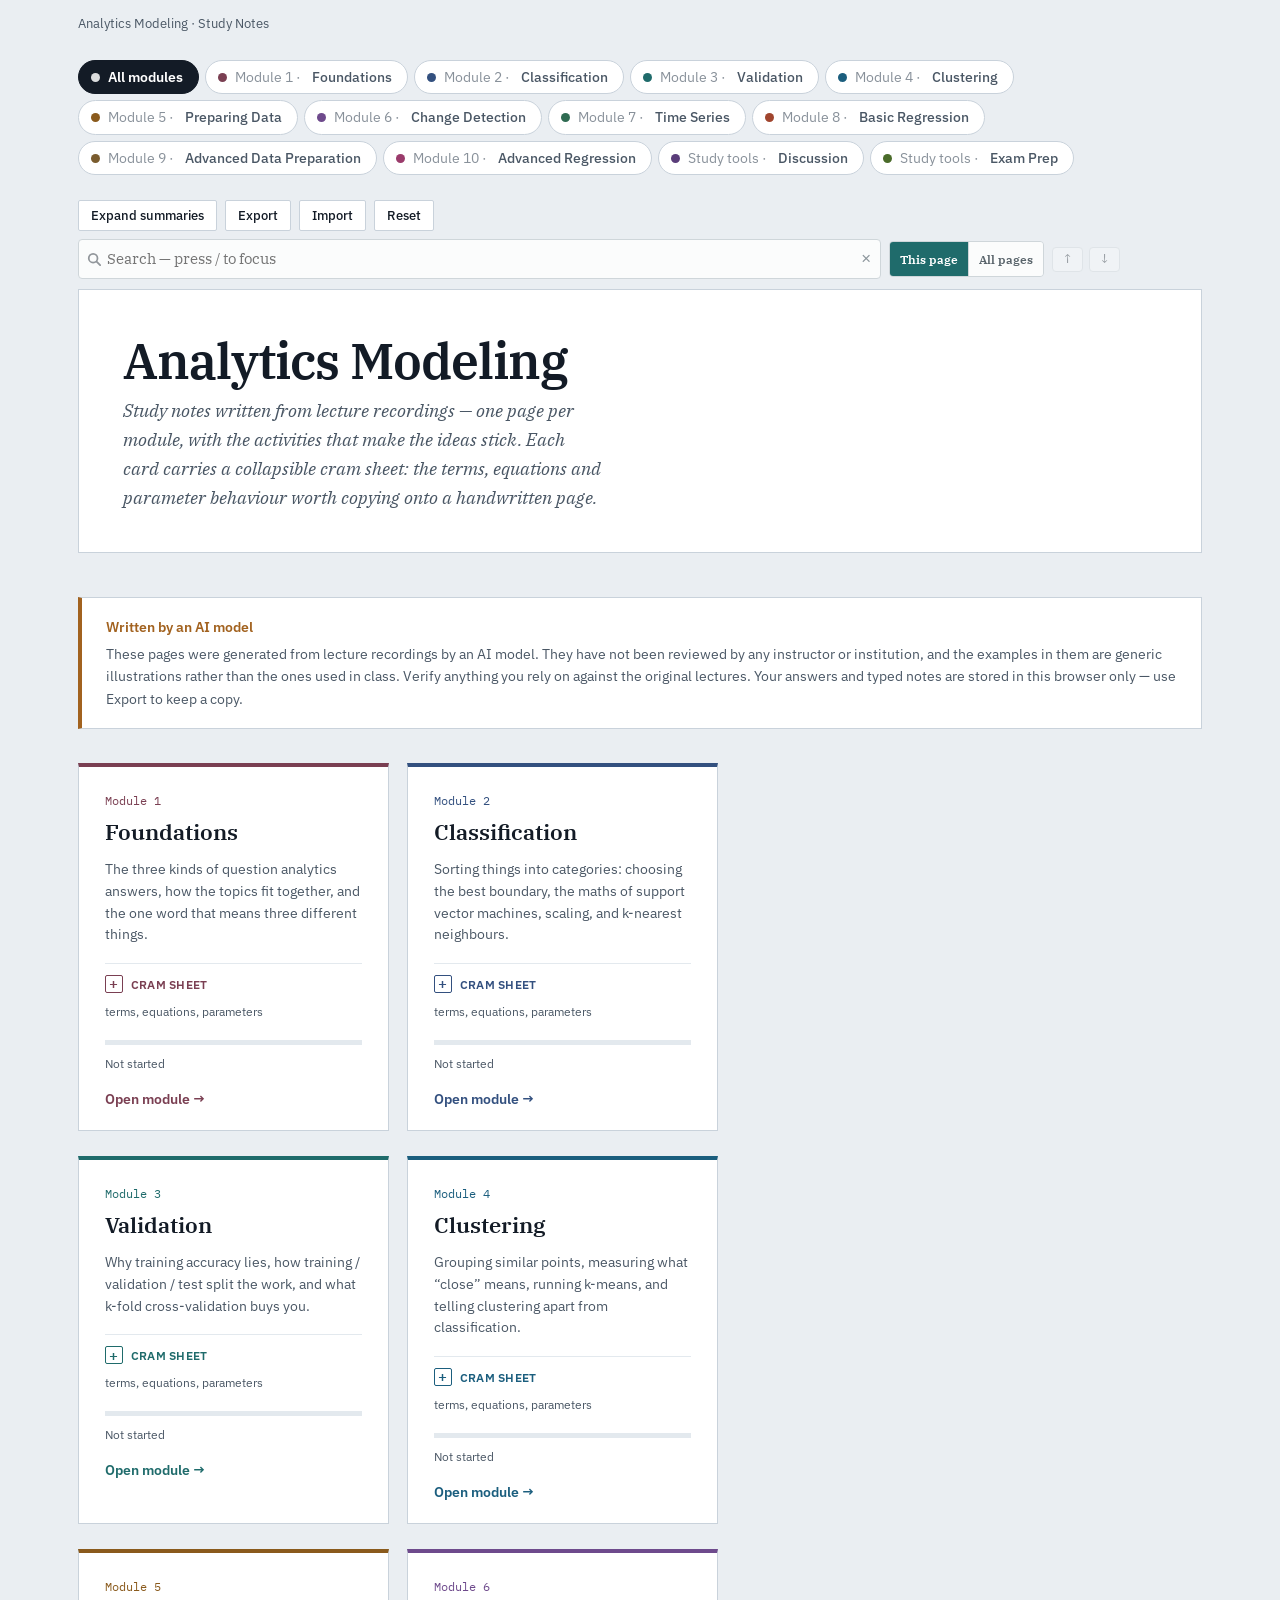
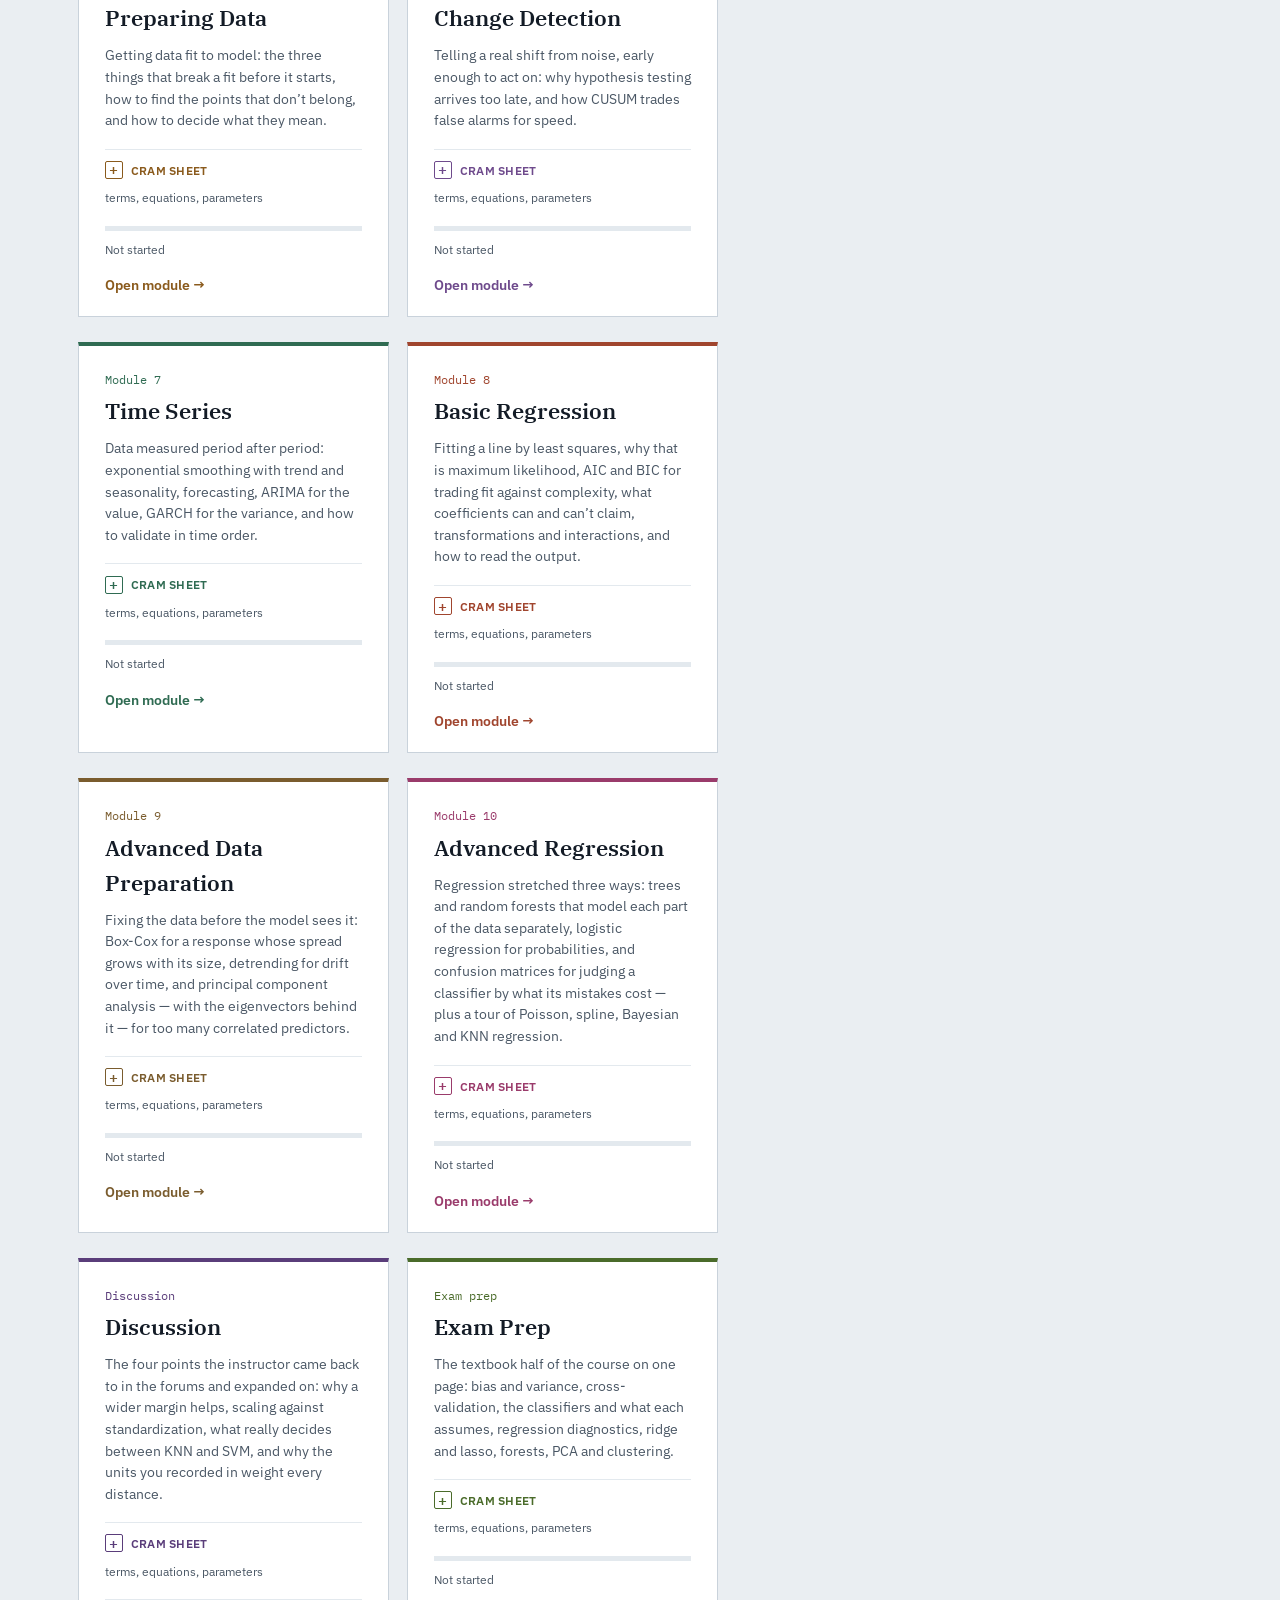
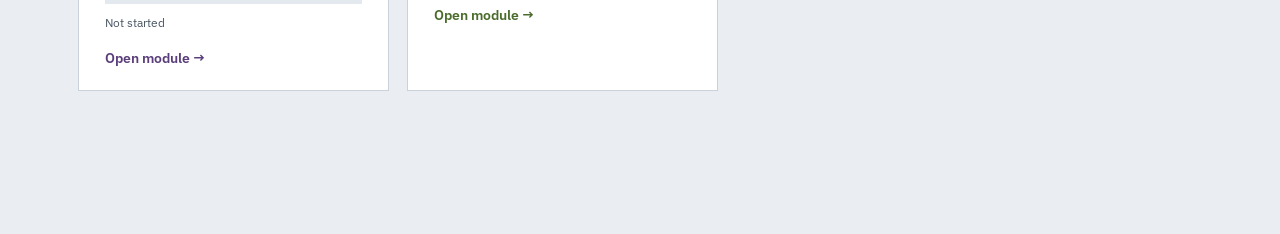
<file: index.html>
<!DOCTYPE html>
<html lang="en">
<head>
<meta charset="utf-8">
<meta name="viewport" content="width=device-width, initial-scale=1">
<meta name="robots" content="noindex">
<title>Analytics Modeling — Study Notes</title>
<link rel="preconnect" href="https://fonts.googleapis.com">
<link rel="preconnect" href="https://fonts.gstatic.com" crossorigin>
<link href="https://fonts.googleapis.com/css2?family=IBM+Plex+Mono:wght@400;500&family=IBM+Plex+Sans:wght@400;500;600&family=IBM+Plex+Serif:ital,wght@0,400;0,600;1,400&display=swap" rel="stylesheet">
<link rel="stylesheet" href="study.css">
<style>
/* ============================================================
   Index-only additions: the collapsible cram sheet on each card.
   Kept here rather than in study.css so the shared stylesheet
   stays untouched.
   ============================================================ */

/* The card is now a <div>, not an <a>, because a <details> cannot
   live inside a link. The whole surface is still clickable via a
   stretched pseudo-element on .go, and the cram sheet is lifted
   above it so its toggle keeps working. */
.modcard{
  position:relative;
  background:var(--surface);border:1px solid var(--rule);border-top:4px solid var(--c);
  padding:24px 26px 20px;display:flex;flex-direction:column;flex:1 1 auto;
  color:inherit;transition:border-color .15s,box-shadow .15s;
}
.modcard:hover,.modcard:focus-within{border-color:var(--c);box-shadow:0 2px 14px rgba(19,27,38,.09)}
.modcard:hover .go{text-decoration:underline}
.modcard .go{font-family:var(--sans);font-size:.9rem;font-weight:600;color:var(--c);text-decoration:none}
.modcard .go::after{content:"";position:absolute;inset:0;z-index:1}
.modcard p.blurb{flex:0 0 auto}

/* ---- cram sheet ---- */
.cram{position:relative;z-index:2;margin:2px 0 16px;border-top:1px solid var(--rule-faint)}
.cram summary{
  list-style:none;cursor:pointer;display:flex;align-items:center;gap:8px;flex-wrap:wrap;
  font-family:var(--sans);font-size:.78rem;font-weight:600;letter-spacing:.02em;
  text-transform:uppercase;color:var(--c);padding:10px 0 2px;
}
.cram summary::-webkit-details-marker{display:none}
.cram summary::before{
  content:"+";font-family:var(--mono);font-weight:500;font-size:.95rem;line-height:1;
  width:16px;height:16px;display:grid;place-items:center;
  border:1px solid currentColor;border-radius:2px;flex:0 0 auto;
}
.cram[open] summary::before{content:"\2212"}
.cram summary .hint-lbl{font-weight:400;text-transform:none;letter-spacing:0;color:var(--ink-soft);font-size:.76rem}
.cram summary:hover{text-decoration:underline}

.cbody{padding:8px 0 4px;font-family:var(--sans);font-size:.82rem;line-height:1.5;color:var(--ink)}
.cbody h4{
  font-family:var(--mono);font-size:.68rem;font-weight:500;letter-spacing:.08em;
  text-transform:uppercase;color:var(--ink-soft);margin:14px 0 5px;
  padding-bottom:3px;border-bottom:1px solid var(--rule-faint);
}
.cbody h4:first-child{margin-top:2px}
/* study.css sets `.modgrid li{display:flex}` for the card tiles themselves.
   These bullets live inside a tile, so that rule reaches them too and turns
   every bullet into a flex row — the bold term and the rest of the sentence
   become separate columns that overlap. Both selectors below outrank it. */
.modgrid .cbody ul{display:block;margin:0;padding:0;list-style:none;max-width:none}
.modgrid .cbody li{display:block;margin:0 0 5px;padding-left:12px;text-indent:-12px}
.cbody li::before{content:"\00B7";color:var(--c);font-weight:700;margin-right:6px}
.cbody b{font-weight:600}
.cbody i{font-style:italic;color:var(--ink-soft)}
.modgrid .cbody .eqs li{
  display:block;font-family:var(--mono);font-size:.78rem;line-height:1.45;
  background:var(--rule-faint);padding:5px 8px;margin:0 0 4px;
  padding-left:8px;text-indent:0;border-left:2px solid var(--c);
  overflow-wrap:anywhere;
}
.cbody .eqs li::before{content:none}
.cbody .eqs li i{font-family:var(--sans);font-style:normal;color:var(--ink-soft);display:block;font-size:.76rem}
.cbody .knob li b{font-family:var(--mono);font-weight:500;color:var(--c)}
.cbody .warn{color:var(--no);font-weight:600}

/* print: everything open, so the page prints as one long cheat sheet */
@media print{
  .topbar,.disclosure,.toolbar,.bar,.pct,.go,dialog{display:none !important}
  .cram .cbody{display:block !important}
  .cram summary{display:none}
  .modgrid{display:block}
  .modcard{break-inside:avoid;border:none;box-shadow:none;padding:0 0 14px}
  body{font-size:11px}
}
</style>
</head>
<body data-page="index">
<div class="wrap">

<div class="topbar">
  <div class="topline">
    <a class="brand" href="index.html">Analytics Modeling &middot; Study Notes</a>
    <nav class="tabs" aria-label="Modules"></nav>
    <div class="toolbar">
      <button class="btn" id="cramAll">Expand summaries</button>
      <button class="btn" id="exportBtn">Export</button>
      <button class="btn" id="importBtn">Import</button>
      <button class="btn" id="resetBtn">Reset</button>
    </div>
  </div>
  <nav class="rail" id="rail" aria-label="Lessons in this module"></nav>
</div>

<header class="hero">
  <h1>Analytics Modeling</h1>
  <p class="sub">Study notes written from lecture recordings — one page per module, with the activities that make the ideas stick. Each card carries a collapsible cram sheet: the terms, equations and parameter behaviour worth copying onto a handwritten page.</p>
</header>

<div class="disclosure">
  <b>Written by an AI model</b>
  <p>These pages were generated from lecture recordings by an AI model. They have not been reviewed by any instructor or institution, and the examples in them are generic illustrations rather than the ones used in class. Verify anything you rely on against the original lectures. Your answers and typed notes are stored in this browser only — use Export to keep a copy.</p>
</div>

<ul class="modgrid" id="modgrid"></ul>

</div>

<dialog id="dlg">
  <div class="dlg-in">
    <h3 id="dlgTitle">Your notes</h3>
    <p id="dlgHelp" style="font-family:var(--sans);font-size:.88rem;color:var(--ink-soft);max-width:none">Copy this text and keep it somewhere safe.</p>
    <textarea id="dlgText" spellcheck="false"></textarea>
    <div class="dlg-row">
      <button class="btn" id="dlgCopy">Copy to clipboard</button>
      <button class="btn" id="dlgLoad" hidden>Load these notes</button>
      <button class="btn" id="dlgClose">Close</button>
      <span class="status" id="dlgStatus"></span>
    </div>
  </div>
</dialog>

<script>
/* ============================================================
   Number of interactive activities on each module page.
   Used only to turn "activities finished" into a percentage on
   the cards below. If you add or remove an activity on a module
   page, update its number here.

   Counted directly from the page source (every data-quiz, data-order,
   data-match, data-hotspot and data-branch id on the page):
     m1   =  21  (16 quizzes, 2 hotspots — the matches and the ordering
                  activity were rebuilt as multiple choice)
     m2   =  15  (7 quizzes, 2 orders, 3 matches, 2 hotspots, 1 branch)
     m3   =  40
     m4   =  17  (15 quizzes, 1 hotspot, 1 branch)
     m5   =  17
     m6   =  19
     m7   =  34  (27 quizzes, 2 orders, 2 matches, 1 hotspot, 2 branches;
                  the 11 written answers and the α explorer are not scored)
     m8   =  29  (21 quizzes, 2 orders, 2 matches, 2 hotspots, 2 branches)
     m9   =  20  (13 quizzes, 2 orders, 2 matches, 1 hotspot, 2 branches)
     m10  =  23  (16 quizzes, 1 order, 3 matches, 1 hotspot, 2 branches)
     disc =  25
     exam = 110  (22 topics: 85 multiple choice + 25 discussion — revealing
                  a model answer counts as done on that page)
   ============================================================ */
window.MODULE_ITEM_COUNTS = {
  m1: 21,
  m2: 15,
  m3: 40,
  m4: 17,
  m5: 17,
  m6: 19,
  m7: 34,
  m8: 29,
  m9: 20,
  m10: 23,
  disc: 25,
  exam: 110
};

/* ============================================================
   CRAM — the collapsible summary on each module card.

   One entry per module id, written for transcription onto a
   handwritten crib sheet: definitions in the fewest words that
   still distinguish them, every equation the module states, and
   a "turn the knob" block saying what moving each parameter does.

   >>> TO EDIT: change the HTML string for that module id.
   >>> TO ADD A MODULE: add an entry keyed by the module's id.
       A module with no entry here simply shows no cram sheet.
   ============================================================ */
window.CRAM = {

m1: `
<h4>The three questions</h4>
<ul>
<li><b>Descriptive</b> — explains a pattern already in past data. Clustering, change detection, dimensionality reduction.</li>
<li><b>Predictive</b> — a value not yet observed. Classification, regression, time-series forecasting.</li>
<li><b>Prescriptive</b> — a course of action, usually with an objective to optimise. Optimization, simulation, probability models.</li>
<li><b>The test</b> — ask what the <i>answer</i> would be: an explanation of the past → descriptive; a value → predictive; an action → prescriptive.</li>
</ul>
<h4>Definitions</h4>
<ul>
<li><b>Modeling</b> — expressing the <i>key</i> parts of a real-life situation in math, so the math can be analysed and the analysis turned back into a real-life answer.</li>
<li><b>Three legs</b> — situation → math &nbsp;·&nbsp; analysis &nbsp;·&nbsp; math → recommendation. Teaching covers the middle; projects fail at the ends.</li>
<li><b>"Model" has 3 zoom levels</b> — (1) the method ("regression"); (2) method + its chosen variables; (3) the fitted equation with numbers in it. "Compare five SVM models" = level 2; "retrain the model" = a level-2 spec producing a level-3 equation.</li>
</ul>
<h4>Cross-cutting (used by every method)</h4>
<ul>
<li>Data preparation · scaling · distance metrics · validation · missing data · variable selection · outliers · measuring model quality.</li>
</ul>
<h4>Project shape — 7 steps</h4>
<ul>
<li>Frame the question → get &amp; clean data → prepare it → fit candidate models → validate &amp; choose one → estimate its true quality → interpret it for the organisation. Loop back when it isn't good enough.</li>
<li>Only one box is "doing analytics". Acquiring and cleaning takes the largest share of the time.</li>
</ul>`,

m2: `
<h4>Terms</h4>
<ul>
<li><b>Classification</b> — putting things into categories. Response coded <b>y = ±1</b> (not 1/0) so both classes collapse into one inequality.</li>
<li><b>Hyperplane</b> — the boundary. Parallel lines share a₁…aₙ and differ only in a₀ — which is why the intercept is the thing you slide when costs are unequal.</li>
<li><b>Margin</b> — the gap between the two parallel lines touching the nearest points.</li>
<li><b>Support vectors</b> — the points on the margin edges; only they determine the boundary, and that is where the name comes from.</li>
<li><b>Hard vs soft margin</b> — hard requires perfect separation; soft pays a penalty (hinge loss) for violations.</li>
<li><b>KNN</b> — no boundary at all. Keep every training point, classify by majority vote of the k closest. Multi-class needs no extra machinery.</li>
</ul>
<h4>Equations</h4>
<ul class="eqs">
<li>a₁x₁ + … + aₙxₙ + a₀ = 0 <i>the hyperplane</i></li>
<li>blue: Σⱼ aⱼxᵢⱼ + a₀ ≥ +1 &nbsp;&nbsp; red: Σⱼ aⱼxᵢⱼ + a₀ ≤ −1</li>
<li>yᵢ ( Σⱼ aⱼxᵢⱼ + a₀ ) ≥ 1 &nbsp; for every i <i>the two merged — why y = ±1</i></li>
<li>margin = 2 / √( Σⱼ aⱼ² ) <i>coefficients in the denominator: small aⱼ ⇒ wide margin</i></li>
<li>hard margin: min Σⱼ aⱼ² &nbsp; s.t. &nbsp; yᵢ(Σⱼ aⱼxᵢⱼ + a₀) ≥ 1</li>
<li>errorᵢ = max{ 0 , 1 − yᵢ(Σⱼ aⱼxᵢⱼ + a₀) } <i>hinge loss: 0 when comfortably right</i></li>
<li>soft margin: min Σᵢ max{0, 1 − yᵢ(Σⱼ aⱼxᵢⱼ + a₀)} + λ · Σⱼ aⱼ²</li>
<li>scaling: xᵢⱼ' = (xᵢⱼ − x min,j) / (x max,j − x min,j)</li>
<li>standardizing: xᵢⱼ' = (xᵢⱼ − μⱼ) / σⱼ</li>
<li>cost 2:1 → intercept = ⅔(a₀ − 1) + ⅓(a₀ + 1) <i>weighted blend, pulled toward the costly side</i></li>
</ul>
<h4>Turn the knob</h4>
<ul class="knob">
<li><b>λ ↑</b> — a wide margin outweighs mistakes on known points: simpler, more robust, more training errors.</li>
<li><b>λ → 0</b> — avoiding mistakes outweighs a wide margin: narrow margin, fits noise, overfits.</li>
<li><b>aⱼ ↓</b> — margin widens; they sit in the denominator.</li>
<li><b>k ↑ (KNN)</b> — smoother, more bias, less variance. <b>k ↓</b> — jumpy, fits noise. Choose k by <i>validation</i>, not by a formula.</li>
<li><b>Unequal costs</b> — don't change the slope; slide the intercept toward the expensive mistake.</li>
</ul>
<h4>Scaling vs standardizing</h4>
<ul>
<li><b>Scaling</b> → bounded [0,1], keeps the distribution's shape, easily dragged by one outlier. For another range [a,b]: take the 0–1 value, ×(b−a), +a.</li>
<li><b>Standardizing</b> → mean 0, sd 1, unbounded; reads as "how many σ from the mean"; better with roughly normal data or when outliers exist.</li>
<li><span class="warn">Do it before fitting.</span> Coefficients of 5 and 700 mean a 1% nudge to the big attribute moves the objective as much as a 600% change to the small one.</li>
<li>Only <i>after</i> scaling can |aⱼ| be read as variable importance.</li>
</ul>
<h4>Three different k's</h4>
<ul>
<li>KNN: how many neighbours vote. k-means: how many clusters. k-fold: how many parts the data splits into.</li>
</ul>`,

m3: `
<h4>Terms</h4>
<ul>
<li><b>Real vs random effects</b> — every dataset holds both; a model fits both, but only the real ones reappear in new data. That is why a training score always flatters.</li>
<li><b>Training set</b> fits the model · <b>validation set</b> chooses among models · <b>test set</b> estimates the chosen model's true quality, once.</li>
<li><b>Overfitting</b> — fitting random effects. <b>Leakage</b> — held-out data influencing the fit.</li>
<li><b>k-fold CV</b> — split into k parts, train on k−1 and score on the held-out part, rotate, average. <b>LOOCV</b> — the extreme case, k = n.</li>
<li><b>Bootstrap</b> — resample n observations <i>with replacement</i>, B times, to measure how uncertain a statistic is.</li>
</ul>
<h4>Equations &amp; numbers</h4>
<ul class="eqs">
<li>E[test error] = variance + (bias)² + irreducible error <i>all ≥ 0 — error can never beat the irreducible term</i></li>
<li>CV(n) = (1/n) Σᵢ MSEᵢ , &nbsp; MSEᵢ = (yᵢ − ŷᵢ)²</li>
<li>classification: CV(n) = (1/n) Σᵢ Errᵢ , &nbsp; Errᵢ = 1 if misclassified</li>
<li>LOOCV shortcut (linear fits): CV(n) = (1/n) Σᵢ [ (yᵢ − ŷᵢ) / (1 − hᵢ) ]² <i>hᵢ = leverage, between 1/n and 1</i></li>
<li>P(obs appears in a bootstrap sample) = 1 − (1 − 1/n)ⁿ → 1 − 1/e ≈ 63.2% <i>≈ 36.8% out-of-bag</i></li>
<li>each fold model trains on (k − 1)/k of the data</li>
</ul>
<h4>Turn the knob</h4>
<ul class="knob">
<li><b>k ↑</b> — bias ↓ (each fit sees more data), variance ↑ (fold models near-identical, so their errors are correlated), cost ↑. k = 5 or 10 is the empirical compromise.</li>
<li><b>k = 2</b> — trains on 50%, badly pessimistic. <b>k = 5</b> → 80%. <b>k = 10</b> → 90%. <b>k = n</b> — bias ≈ 0, highest variance, n fits.</li>
<li><b>more models compared</b> — the winner's validation score is more inflated by luck, so the separate test set matters more.</li>
</ul>
<h4>Rules that carry marks</h4>
<ul>
<li>Typical split: 20% test; the other 80% divided into k folds for train/validate.</li>
<li>Quote the validation figure, not the training one (the lecture's 80%, not 90%) — and only if it was the single model you built.</li>
<li>After choosing: <span class="warn">retrain on all the data.</span> Never deploy a fold model; never average fold coefficients.</li>
<li>In four-fold CV each point helps train 3 of the 4 models and is held out exactly once.</li>
<li><b>CV breaks when</b> — preprocessing happened before the split; the data is ordered in time; rows aren't independent; the future won't resemble the past.</li>
<li><b>Nested CV</b> — needed when the same data both tunes and assesses.</li>
</ul>`,

m4: `
<h4>Terms</h4>
<ul>
<li><b>Clustering</b> — unsupervised: no labels given, the groups are discovered. Classification's categories exist beforehand.</li>
<li><b>Centroid</b> — the mean of the points in a cluster; k-means' "center".</li>
<li><b>Heuristic</b> — not guaranteed optimal, but fast and usually close. k-means is one.</li>
<li><b>Voronoi diagram</b> — assign every location to its nearest center and the space divides into regions; that is how a new point is predicted.</li>
<li><b>Elbow</b> — the kink in total-distance-against-k, where extra clusters stop buying much.</li>
</ul>
<h4>Equations</h4>
<ul class="eqs">
<li>Euclidean: d = √( Σᵢ (xᵢ − yᵢ)² ) <i>straight line</i></li>
<li>Manhattan / rectilinear: d = Σᵢ |xᵢ − yᵢ| <i>street grid</i></li>
<li>p-norm (Minkowski order p): d = ( Σᵢ |xᵢ − yᵢ|ᵖ )^(1/p)</li>
<li>∞-norm: d = maxᵢ |xᵢ − yᵢ| <i>only the biggest single gap counts</i></li>
<li>k-means objective: min Σᵢ Σₖ yᵢₖ · d(xᵢ, zₖ) &nbsp; s.t. &nbsp; Σₖ yᵢₖ = 1 for every i</li>
<li>cosine distance = 1 − (u·v)/(‖u‖‖v‖) <i>(3,4) vs (6,8): Euclidean 5, cosine 0</i></li>
</ul>
<h4>Notation</h4>
<ul>
<li><b>xᵢⱼ</b> — attribute j of point i. <i>Given.</i></li>
<li><b>yᵢₖ</b> — 1 if point i is in cluster k, else 0. <i>Unknown.</i></li>
<li><b>zₖⱼ</b> — coordinate j of center k. <i>Unknown.</i> y and z depend on each other, which is why k-means alternates.</li>
</ul>
<h4>The algorithm</h4>
<ul>
<li>Pick k starting centers → assign every point to its nearest center (the "maximization" half — it minimises distance) → recompute each center as the centroid of its points (the "expectation" half — it is a mean) → repeat.</li>
<li>Stop when <b>no point changes cluster</b>: membership unchanged ⇒ centroids unchanged ⇒ the next assignment repeats itself. A fixed point.</li>
</ul>
<h4>Turn the knob</h4>
<ul class="knob">
<li><b>k ↑</b> — total distance to centers <i>always</i> falls, so "lowest total distance" is a useless rule: it picks one cluster per point. Use the elbow, or a practical constraint (budget for four fire stations, not six).</li>
<li><b>p ↑</b> — bigger coordinate differences dominate; at p = ∞ only the single largest gap matters (the warehouse case).</li>
<li><b>restarts ↑</b> — k-means is a heuristic and depends on its starting centers; run it several times and keep the best.</li>
<li><b>outliers</b> — drag centroids, because a center is a mean. Deal with them first.</li>
<li><span class="warn">Scale before any distance.</span> Units silently weight every dimension.</li>
</ul>`,

m5: `
<h4>The three problems, before any model</h4>
<ul>
<li><b>Mismatched scales</b> — income ≈ 10⁵ against credit score ≈ 10². Fixed by scaling / standardizing (Module 2, Lesson 7).</li>
<li><b>A few extreme points</b> — one or two points bend the answer. This module.</li>
<li><b>Extraneous information</b> — columns carrying noise, not signal. Fixed by variable selection / dimensionality reduction: by dropping or combining <i>columns</i>, not by transforming values.</li>
</ul>
<h4>Terms</h4>
<ul>
<li><b>Data preparation</b> — everything done between collecting the data and handing it to a model. What "assume the data is given" is quietly assuming.</li>
<li><b>Outlier</b> — a point very different from the rest of the dataset. Context-dependent: a value can be ordinary on its own and impossible in its neighbourhood.</li>
<li><b>IQR</b> — 75th percentile minus 25th.</li>
</ul>
<h4>Box and whisker plot</h4>
<ul>
<li>Box edges = 25th and 75th percentiles. Line inside = the median, the 50th.</li>
<li>Whiskers = a chosen reasonable range — 10th/90th, or 5th/95th.</li>
<li>Every point beyond a whisker is drawn individually: those are the <i>candidates</i>, not verdicts.</li>
</ul>
<ul class="eqs">
<li>software default whiskers: furthest point within Q1 − 1.5·IQR … Q3 + 1.5·IQR</li>
<li>P(|x − μ| &gt; 2σ) = 4.55% &nbsp;·&nbsp; P(|x − μ| &gt; 3σ) = 0.270% <i>two-sided; ≈ 2,700 per million</i></li>
</ul>
<h4>Turn the knob</h4>
<ul class="knob">
<li><b>whiskers wider</b> (5th/95th, or the 1.5·IQR rule) — fewer points flagged. <b>narrower</b> (10th/90th) — more flagged, more to investigate. The plot does not decide the count; you do, so always ask which convention produced a reported number.</li>
<li><b>n ↑</b> — expect <i>more</i> extreme points, not fewer. About 2,700 in a million normal readings sit beyond 3σ and are perfectly genuine.</li>
</ul>
<h4>Finding vs judging</h4>
<ul>
<li>One dimension → box plot. Many dimensions → no good general pre-model test; instead <b>fit a model first and look where it is most wrong</b> (the largest residual against a smooth fit).</li>
<li>Detection only produces candidates. Then ask <b>what caused it</b>:</li>
<li><b>Error</b> (typo, broken sensor) → correct or remove.</li>
<li><b>Real, different mechanism</b> → split into two models rather than forcing one.</li>
<li><b>Real and still unusable</b> → keep it, but don't let it drive the fit; record the decision.</li>
<li><span class="warn">You cannot answer "which kind is it?" from inside the dataset.</span></li>
</ul>`,

m6: `
<h4>Terms</h4>
<ul>
<li><b>Change detection</b> — deciding, as data arrives, whether the process has shifted, early enough to act and without over-reacting to noise.</li>
<li><b>Why not a hypothesis test</b> — it answers "did it change?" once enough data has been collected. Here the answer is needed while the data is still arriving.</li>
<li><b>CUSUM</b> — a cumulative sum of deviations from μ, slack-adjusted, floored at zero.</li>
<li><b>μ</b> the expected value when nothing has changed · <b>C</b> the allowance: how much variation you agree to ignore · <b>T</b> the threshold: how much evidence before you call it.</li>
</ul>
<h4>Equations</h4>
<ul class="eqs">
<li>increase: S⁺ₜ = max{ 0 , S⁺ₜ₋₁ + (xₜ − μ − C) } , &nbsp; S₀ = 0</li>
<li>decrease: S⁻ₜ = max{ 0 , S⁻ₜ₋₁ + (μ − xₜ − C) } &nbsp;≡&nbsp; max{ 0 , S⁻ₜ₋₁ − (xₜ − μ) − C }</li>
<li>alarm when &nbsp; Sₜ ≥ T &nbsp; <i>run both recursions to watch both directions</i></li>
<li>industrial notation: C⁺ᵢ , C⁻ᵢ with μ₀ = μ , K = C , H = T <i>identical; the "tabular CUSUM"</i></li>
<li>EWMA: zₜ = λxₜ + (1 − λ)zₜ₋₁ , z₀ = μ ; limits μ ± Lσ√( λ/(2−λ)·[1 − (1−λ)^2t] ) <i>λ ≈ 0.05–0.25, L = 3</i></li>
</ul>
<h4>What each piece is for</h4>
<ul>
<li><b>running total</b> — carries evidence forward, so a small persistent shift accumulates into a signal.</li>
<li><b>− C</b> — subtracts a little each period so ordinary noise doesn't accumulate.</li>
<li><b>max{0, ·}</b> — throws the total away whenever the evidence turns negative, so noise can't build a head start.</li>
</ul>
<h4>Turn the knob</h4>
<ul class="knob">
<li><b>C ↓ or T ↓</b> — changes detected sooner, false alarms more frequent. Right when <i>late detection</i> is the expensive mistake (every chip made before detection is scrapped).</li>
<li><b>C ↑ or T ↑</b> — false alarms rarer, real changes take longer to surface. Right when <i>interrupting a healthy process</i> is the expensive mistake.</li>
<li><b>Why not C = 0 and raise T instead?</b> With C = 0 the total drifts upward on noise alone — in the example it reached 119 against a 150 threshold with nothing wrong. C keeps the baseline near zero instead.</li>
<li><span class="warn">Do not update μ as new data arrives</span> — it would absorb the very shift you are trying to detect.</li>
</ul>
<h4>Worked example — μ = 300, +100 added from t = 11</h4>
<ul>
<li>C = 0, T = 450 → alarm at t = 14. Slow, but noise peaked at 119, never close.</li>
<li>C = 0, T = 150 → alarm at t = 11. Fast, but noise had already reached 119 — 79% of the threshold.</li>
<li>C = 15, T = 150 → alarm at t = 12. One period later, and the total never exceeded 23 beforehand.</li>
</ul>`,

m7: `
<h4>Terms</h4>
<ul>
<li><b>Time series</b> — the same response recorded period after period. It moves for three reasons: <b>trend</b>, <b>cyclical/seasonal</b> variation, and <b>randomness</b>.</li>
<li><b>Exponential smoothing</b> — today's estimate is a blend of the newest reading and yesterday's belief.</li>
<li><b>S</b> baseline · <b>T</b> trend · <b>C</b> seasonal factor · <b>L</b> cycle length.</li>
<li><b>Holt</b> = trend added. <b>Holt-Winters</b> = trend + seasonality.</li>
<li><b>Stationary</b> — mean, variance and correlation structure don't drift; what ARIMA needs, reached by differencing.</li>
</ul>
<h4>Equations — smoothing</h4>
<ul class="eqs">
<li>Sₜ = α·xₜ + (1 − α)·Sₜ₋₁ , &nbsp; 0 &lt; α &lt; 1 , &nbsp; S₁ = x₁</li>
<li>with trend: Sₜ = α·xₜ + (1 − α)(Sₜ₋₁ + Tₜ₋₁)</li>
<li>Tₜ = β(Sₜ − Sₜ₋₁) + (1 − β)Tₜ₋₁ , &nbsp; T₁ = 0</li>
<li>seasonal (multiplicative): Sₜ = α(xₜ / Cₜ₋L) + (1 − α)(Sₜ₋₁ + Tₜ₋₁)</li>
<li>Cₜ = γ(xₜ / Sₜ) + (1 − γ)Cₜ₋L , &nbsp; first L factors = 1</li>
<li>forecasts: Fₜ₊₁ = Sₜ &nbsp;·&nbsp; Sₜ + Tₜ &nbsp;·&nbsp; (Sₜ + Tₜ)·C₍ₜ₊₁₎₋L</li>
<li>unrolled: Sₜ = αxₜ + α(1−α)xₜ₋₁ + α(1−α)²xₜ₋₂ + … <i>weight k periods back = α(1−α)ᵏ</i></li>
<li>error-correction form: Fₜ₊₁ = Fₜ + α(xₜ − Fₜ) <i>new forecast = old + α × last error</i></li>
<li>fitting: min Σₜ (Fₜ − xₜ)² over α, β, γ &nbsp; s.t. 0 ≤ α, β, γ ≤ 1</li>
</ul>
<h4>Equations — ARIMA &amp; GARCH</h4>
<ul class="eqs">
<li>ARIMA(p,d,q): Dₜ = μ + Σᵢ₌₁..p φᵢDₜ₋ᵢ + Σᵢ₌₁..q θᵢεₜ₋ᵢ + εₜ <i>D = the d-th differences, not the raw values</i></li>
<li>GARCH(p,q): σ²ₜ = ω + Σᵢ βᵢσ²ₜ₋ᵢ + Σᵢ γᵢε²ₜ₋ᵢ <i>models the variance, not the value</i></li>
<li>RiskMetrics: σ²ₜ = λσ²ₜ₋₁ + (1 − λ)ε²ₜ₋₁ , λ = 0.94 daily <i>smoothing on squared returns</i></li>
<li>eₜ = Fₜ − xₜ ; MAE = mean|eₜ| ; RMSE = √(mean eₜ²) ; MAPE = mean|eₜ / xₜ|</li>
</ul>
<h4>Turn the knob</h4>
<ul class="knob">
<li><b>α ↑</b> — trust the newest reading: short memory, responsive, jumpy. <b>α ↓</b> — long memory, smooth, slow to react. Large randomness ⇒ small α.</li>
<li><b>α = 1</b> — believe every reading (that is the naive forecast). <b>α = 0</b> — never update.</li>
<li><b>β, γ</b> — the same trade-off applied to the trend and to the seasonal factors.</li>
<li><b>d ↑</b> — more differencing to remove drift; stock prices usually need d = 1.</li>
<li><b>p, q</b> — read off the <i>differenced</i> series: ACF dies away + PACF cuts off at lag p → AR(p); ACF cuts off at lag q + PACF dies away → MA(q); both die away → try small p and q and compare on AIC/BIC.</li>
</ul>
<h4>Rules that carry marks</h4>
<ul>
<li>Multiplicative seasonality scales with the level; additive is a fixed size.</li>
<li>Use C₍ₜ₋L₎, not Cₜ₋₁ — the most recent factor from the <i>same stage</i> of the cycle. If today is Monday, use last Monday's.</li>
<li>ARIMA is short-term, wants stable data and roughly 40+ observations; exponential smoothing handles jumpier, spikier series.</li>
<li>Familiar models in disguise: naive = ARIMA(0,1,0); white noise = ARIMA(0,0,0).</li>
<li><span class="warn">Never use shuffled k-fold on a time series</span> — training on March and July to "predict" May leaks the answer. Use <b>walk-forward</b>: fit 1–40 → forecast 41 → record the error → add 41 → refit → repeat → average.</li>
<li>Signed errors cancel: +8, −8, +6, −6 gives mean error 0 but MAE 7 and RMSE ≈ 7.07.</li>
<li>Beat the benchmarks: naive Fₜ₊₁ = xₜ, seasonal naive Fₜ₊₁ = x₍ₜ₊₁₎₋L. Leftover errors should look like white noise.</li>
</ul>`,

m8: `
<h4>Terms</h4>
<ul>
<li><b>Regression</b> — estimate a numeric <b>response</b> from <b>predictors</b>. Two uses: <i>how a system works</i> (read the coefficients) and <i>what will happen</i> (read the predictions). Not directly prescriptive.</li>
<li><b>aⱼ</b> — change in predicted y per one-unit rise in xⱼ, others held fixed. Units: response per predictor unit.</li>
<li><b>Residual</b> — yᵢ − ŷᵢ, measured vertically in response units.</li>
<li><b>Likelihood</b> — probability (density) of the observed data given the parameters. <b>Maximum likelihood</b>: the parameters that make it largest, value L*.</li>
<li><b>Correlation</b> — move together. <b>Causation</b> — one drives the other. <b>Outside factor</b> — drives both.</li>
<li><b>Interaction</b> — a product term x₁x₂: the effect of one attribute depends on the other.</li>
<li><b>R²</b> — share of variability accounted for. <b>Adjusted R²</b> — the same, charged for each attribute.</li>
</ul>
<h4>Equations</h4>
<ul class="eqs">
<li>ŷ = a₀ + Σⱼ aⱼxⱼ <i>simple linear: ŷ = a₀ + a₁x₁</i></li>
<li>SSE = Σᵢ ( yᵢ − (a₀ + Σⱼ aⱼxᵢⱼ) )² <i>minimise over a — convex, so set partials to 0</i></li>
<li>normal iid errors: max L ⇔ min SSE</li>
<li>AIC = 2k − 2 ln L* <i>regression: n·ln(SSE/n) + 2k + const</i></li>
<li>AICc = AIC + 2k(k+1)/(n − k − 1) <i>finite-sample correction</i></li>
<li>BIC = k·ln n − 2 ln L* <i>heavier than AIC once n ≥ 8</i></li>
<li>relative likelihood of worse model = exp( (AIC_low − AIC_high)/2 ) <i>Δ = 4 → 13.5%, Δ = 6 → 5%</i></li>
<li>y = a₀ + a₁x₁ + a₂x₁² &nbsp;·&nbsp; y = a₀ + a₁x₁ + a₂x₂ + a₃x₁x₂ <i>effect of x₁ = a₁ + a₃x₂</i></li>
<li>Box-Cox: y(λ) = (y^λ − 1)/λ, y(0) = ln y <i>needs y &gt; 0; λ=1 none, ½ root, 0 log</i></li>
<li>t = aⱼ / SE(aⱼ) &nbsp;·&nbsp; 95% CI ≈ aⱼ ± 2·SE(aⱼ)</li>
<li>R² = 1 − SSE/SST &nbsp;·&nbsp; adj R² = 1 − (1 − R²)(n − 1)/(n − m − 1)</li>
</ul>
<h4>Turn the knob</h4>
<ul class="knob">
<li><b>k ↑</b> — likelihood and R² can only improve; AIC/BIC/adj R² decide if it paid. Under AIC a parameter must raise ln L* by more than 1.</li>
<li><b>n ↑</b> — BIC penalty per parameter (ln n) grows, AICc correction shrinks toward AIC, and p-values shrink even for trivial effects.</li>
<li><b>p threshold ↑</b> (0.10) — more attributes kept, more irrelevant ones in. <b>↓</b> (0.01) — fewer kept, more relevant ones lost.</li>
<li><b>more tests</b> — more false positives: 100 null attributes at 0.02 → about 2 pass by chance.</li>
<li><b>ΔBIC</b> — &gt;10 very likely · 6–10 likely · 2–6 somewhat · 0–2 slightly better.</li>
</ul>
<h4>Rules that carry marks</h4>
<ul>
<li>“Linear” = linear in the <i>coefficients</i>. x², ln x, x₁x₂ are new columns; fitting is unchanged.</li>
<li>Reverse the regression and the p-value and fit are identical — <span class="warn">quality metrics can’t show direction.</span></li>
<li>Causation rules of thumb: cause before effect · makes sense · no outside factor (hardest).</li>
<li>Rule of thumb: drop attributes with p &gt; 0.05. Most p-values are clearly tiny (≤ 0.001) or large (≥ 0.3).</li>
<li>Significant ≠ important: check coefficient × realistic change against the size of the response.</li>
<li>p-value, t and CI are the same test; the estimate is the size.</li>
<li>Compare AIC/BIC only across models on the same data. Use BIC only when n ≫ k.</li>
<li>R² of 0.3–0.4 can be good for human behaviour.</li>
<li><i>Lecture vs standard:</i> p-value = P(estimate this extreme | true coefficient 0), not P(coefficient = 0).</li>
</ul>`,

m9: `
<h4>Terms</h4>
<ul>
<li><b>Heteroscedasticity</b> — unequal variance across the range (weights spread more at the heavy end). Biases least squares toward the noisy end.</li>
<li><b>Box-Cox</b> — power transformation of the <i>response</i>; software picks λ so t(y) ≈ normal. Named after George Box &amp; David Cox — no box.</li>
<li><b>Trend</b> — steady rise or fall over time. <b>Detrending</b> — subtract a fitted trend so only the fluctuations remain.</li>
<li><b>PCA</b> — feature extraction: new directions that are <b>orthogonal</b> (uncorrelated) and <b>ranked by variance</b>. Uses only the predictors.</li>
<li><b>Principal component</b> — weighted sum of <i>all</i> original factors; weights = an eigenvector.</li>
<li><b>Eigenvector / eigenvalue</b> — a direction A only stretches, and the stretch factor.</li>
</ul>
<h4>Equations</h4>
<ul class="eqs">
<li>t(y) = (y^λ − 1)/λ <i>λ = 0 → ln y; needs y &gt; 0; invert: y = (λt + 1)^(1/λ)</i></li>
<li>detrended = actual − (a₀ + a₁·t) <i>gold: −45,600 + 23.2·year</i></li>
<li>PCA: centre X → eigenvectors of XᵀX, sorted by eigenvalue = V → components = XV</li>
<li>t_ik = Σⱼ x_ij v_jk <i>component k for point i</i></li>
<li>a_j = Σₖ b_k v_jk <i>back to original factor j</i></li>
<li>A v = λ v &nbsp;·&nbsp; eigenvalues: det(A − λI) = 0</li>
</ul>
<h4>Turn the knob</h4>
<ul class="knob">
<li><b>λ ↓ from 1</b> — stronger pull on large values: 1 none · ½ root · 0 log · −1 reciprocal.</li>
<li><b>n components ↑</b> — more information kept, more noise, less reduction. All of them = just decorrelate.</li>
<li><b>eigenvalue ↑</b> — more variance along that direction → ranked earlier, higher signal-to-noise (if noise is even).</li>
</ul>
<h4>Rules that carry marks</h4>
<ul>
<li>Check before transforming: Q-Q plot. Convert Box-Cox predictions back.</li>
<li>Consider detrending for any factor-based model (regression, SVM) on time series — response <i>and</i> predictors.</li>
<li>Linear detrend ≈ inflation adjustment, but assumes a constant rate.</li>
<li>PCA's two problems: too many predictors for the data · correlated predictors.</li>
<li>Keeping 5 of 50 components still needs all 50 measurements.</li>
<li>Nonlinear PCA: kernels, as with SVMs.</li>
<li><span class="warn">PCA never sees the response</span> — the dropped low-variance direction can be the useful one. Usually it isn't.</li>
</ul>`,

m10: `
<h4>Terms</h4>
<ul>
<li><b>CART</b> — split the data into branches, separate model per leaf. Root at the top, leaves at the bottom (drawn upside down).</li>
<li><b>Leaf model in practice</b> — regression: mean response · logistic: fraction true · classification: most common class.</li>
<li><b>Random forest</b> — many unpruned trees, each on a bootstrap sample, each split choosing from a random subset of factors; average (regression) or mode (classification).</li>
<li><b>Explainability</b> — how easily you can say how the model reaches its answer. Linear regression high, tree low, forest very low.</li>
<li><b>Logistic regression</b> — probability between 0 and 1; pseudo-R² only; threshold turns it into yes/no.</li>
<li><b>TP / FP / TN / FN</b> — positive/negative = what the model said; true/false = whether it was right.</li>
<li><b>Parametric</b> — formula chosen (Poisson, Bayesian). <b>Nonparametric</b> — no fixed form (splines, KNN regression).</li>
</ul>
<h4>Equations</h4>
<ul class="eqs">
<li>p = 1 / (1 + e^−(a₀ + Σ aⱼxⱼ)) <i>≡ ln(p/(1−p)) = a₀ + Σ aⱼxⱼ</i></li>
<li>sensitivity = TP/(TP + FN) · specificity = TN/(TN + FP)</li>
<li>inbox spam share = FP/(TP + FP) · real lost = FN/(TP + FN) <i>real = positive</i></li>
<li>expected cost = Σ cell count × cell cost <i>rescale rows for a new class mix</i></li>
<li>ROC: sensitivity vs 1 − specificity · AUC = P(random yes scored above random no) <i>0.5 = guessing</i></li>
<li>factors per split ≈ 1 + log n <i>software: √m classification, m/3 regression</i></li>
</ul>
<h4>Turn the knob</h4>
<ul class="knob">
<li><b>Δ ↑</b> — fewer splits, smaller tree, less overfitting (too high misses structure).</li>
<li><b>min leaf size ↑</b> — fewer, larger, more reliable leaves. Rule of thumb ≥ 5%.</li>
<li><b>factors per split ↓</b> — trees more different, each weaker. <b>trees ↑</b> — steadier, slower, no overfitting.</li>
<li><b>|a₁| ↑</b> — steeper S. <b>a₀</b> — slides the S.</li>
<li><b>threshold ↑</b> — fewer yes: specificity ↑, sensitivity ↓. AUC unchanged.</li>
<li><b>cost of FN ↑</b> — lower the threshold / more lenient model.</li>
<li><b>knots ↑</b> — more flexible spline. <b>data ↑ (Bayesian)</b> — prior matters less. <b>k ↑ (KNN)</b> — smoother.</li>
</ul>
<h4>Rules that carry marks</h4>
<ul>
<li>Branch one factor at a time on the biggest variance drop; split only if drop &gt; Δ and both sides big enough; prune on the other half.</li>
<li>Forests: better predictions, only variable importance — a good “default” black box.</li>
<li>Explainability trade-off is decided by the model's use and decision-makers; can be a legal requirement.</li>
<li>Don't memorise every metric — reason from the four cells.</li>
<li><span class="warn">More accurate ≠ better</span> — cost the mistakes. AUC ignores costs.</li>
<li>Poisson: counts with λ(x) · splines: smooth pieces at knots (MARS / earth) · Bayesian: prior + data, best with little data · KNN regression: average of k nearest.</li>
</ul>`,

disc: `
<h4>The eight points the instructor kept returning to</h4>
<ul>
<li><b>1 · Wider margin</b> — not aesthetics. A wide gap tolerates measurement error and new points landing slightly off; a narrow one flips classes on tiny perturbations.</li>
<li><b>2 · Scaling vs standardization</b> — scaling bounds to [0,1] and keeps the shape but is dragged by outliers; standardizing gives mean 0, sd 1, is unbounded, and suits roughly normal data.</li>
<li><b>3 · KNN or SVM</b> — decided by the shape of the boundary and the size of the data, not by which is "better". SVM: a compact rule with coefficients, fast at prediction time, wants a broadly linear separation. KNN: no boundary, handles irregular and local structure and many classes, but stores every point and slows as n grows.</li>
<li><b>4 · Units weight distance</b> — every distance-based method silently gives the biggest-numbered attribute the most say. Recording dollars instead of thousands changes the answer. Scale first.</li>
<li><b>5 · Validation bias</b> — every dataset holds real and random patterns, so the model that wins on validation won partly on luck and its error rises on the test set. That is why one set can't both choose and report.</li>
<li><b>6 · Classification vs clustering</b> — supervised against unsupervised; whether the categories arrived with the data or were discovered. The phrasing test: "which of these two groups?" against "which groups are there?"</li>
<li><b>7 · Kinds of outlier</b> — finding one and judging it are different problems. Easy to find and hard to judge is the common case, and the dataset alone can never say whether a point is an error, a rare real event, or the most informative row you have.</li>
<li><b>8 · C and T</b> — T is how much evidence before you call it; C is how much variation you agree to ignore. <span class="warn">Don't set C = 0 and raise T instead</span> — the total then drifts up on noise. And don't update μ as data arrives.</li>
</ul>`,

exam: `
<h4>Eight checkpoints — the recurring exam topics</h4>
<ul>
<li><b>Validation vs test data</b> — validation chooses among models; test estimates the winner's true quality, once.</li>
<li><b>Classification vs clustering</b> — labels given, or groups discovered.</li>
<li><b>Margins in SVM</b> — margin = 2/√(Σⱼ aⱼ²); wider is more robust to new points.</li>
<li><b>Scaling vs standardization</b> — (x − x min)/(x max − x min) against (x − μ)/σ; bounded and outlier-sensitive against unbounded and outlier-tolerant.</li>
<li><b>KNN vs SVM</b> — boundary shape, number of classes, size of the data, cost at prediction time.</li>
<li><b>Why feature scale matters for distance</b> — the attribute with the largest numbers dominates every distance and every margin term.</li>
<li><b>Kinds of outlier</b> — detection produces candidates only; the cause decides what you do about them.</li>
<li><b>CUSUM: C, T and the fixed mean</b> — C trades false alarms against detection delay, T sets the evidence required, μ stays fixed.</li>
</ul>
<h4>How to use it</h4>
<ul>
<li>Answer, read the reasoning, move on. Nothing is timed and nothing is saved between visits — work through it once your handwritten sheet is drafted, and write down every item you had to look up.</li>
</ul>`

};

function buildIndex(mods){
  var grid = document.getElementById("modgrid");
  if (!grid) return;
  var cram = window.CRAM || {};
  var html = "";
  mods.forEach(function(m, i){
    var c = cram[m.id];
    html += '<li><div class="modcard" data-mod="' + m.id + '" style="--c:' + m.colour + '">' +
              '<span class="mnum">' + (m.label || ("Module " + (i + 1))) + '</span>' +
              '<h3>' + m.title + '</h3>' +
              '<p class="blurb">' + m.blurb + '</p>' +
              (c ? '<details class="cram">' +
                     '<summary>Cram sheet <span class="hint-lbl">terms, equations, parameters</span></summary>' +
                     '<div class="cbody">' + c + '</div>' +
                   '</details>' : '') +
              '<span class="bar"><i></i></span>' +
              '<span class="pct">Not started</span>' +
              '<a class="go" href="' + m.file + '">Open module &rarr;</a>' +
            '</div></li>';
  });
  grid.innerHTML = html;

  /* expand or collapse every cram sheet at once — handy before printing */
  var btn = document.getElementById("cramAll");
  if (btn) btn.addEventListener("click", function(){
    var all = document.querySelectorAll("details.cram");
    var anyClosed = false;
    Array.prototype.forEach.call(all, function(d){ if (!d.open) anyClosed = true; });
    Array.prototype.forEach.call(all, function(d){ d.open = anyClosed; });
    btn.textContent = anyClosed ? "Collapse summaries" : "Expand summaries";
  });
}
</script>
<script src="study.js"></script>
<script src="search.js" defer></script>
</body>
</html>
</file>
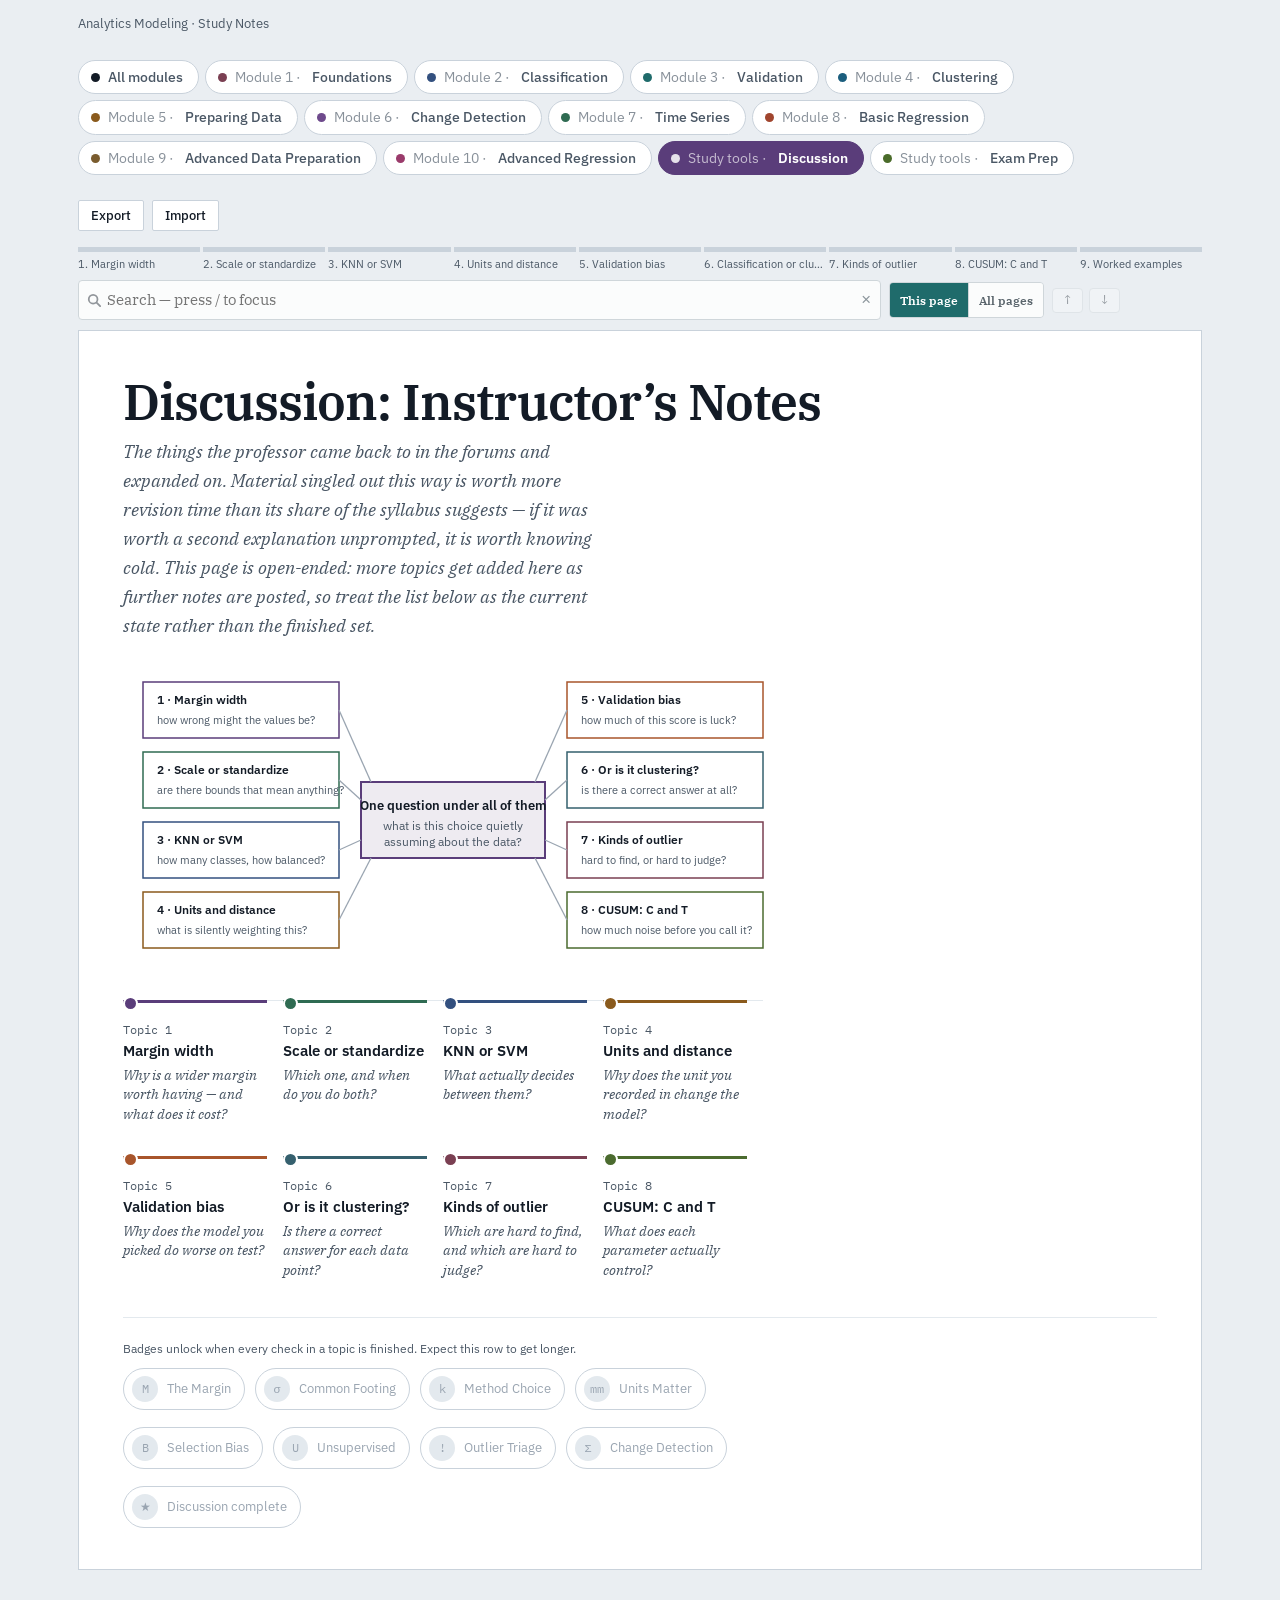
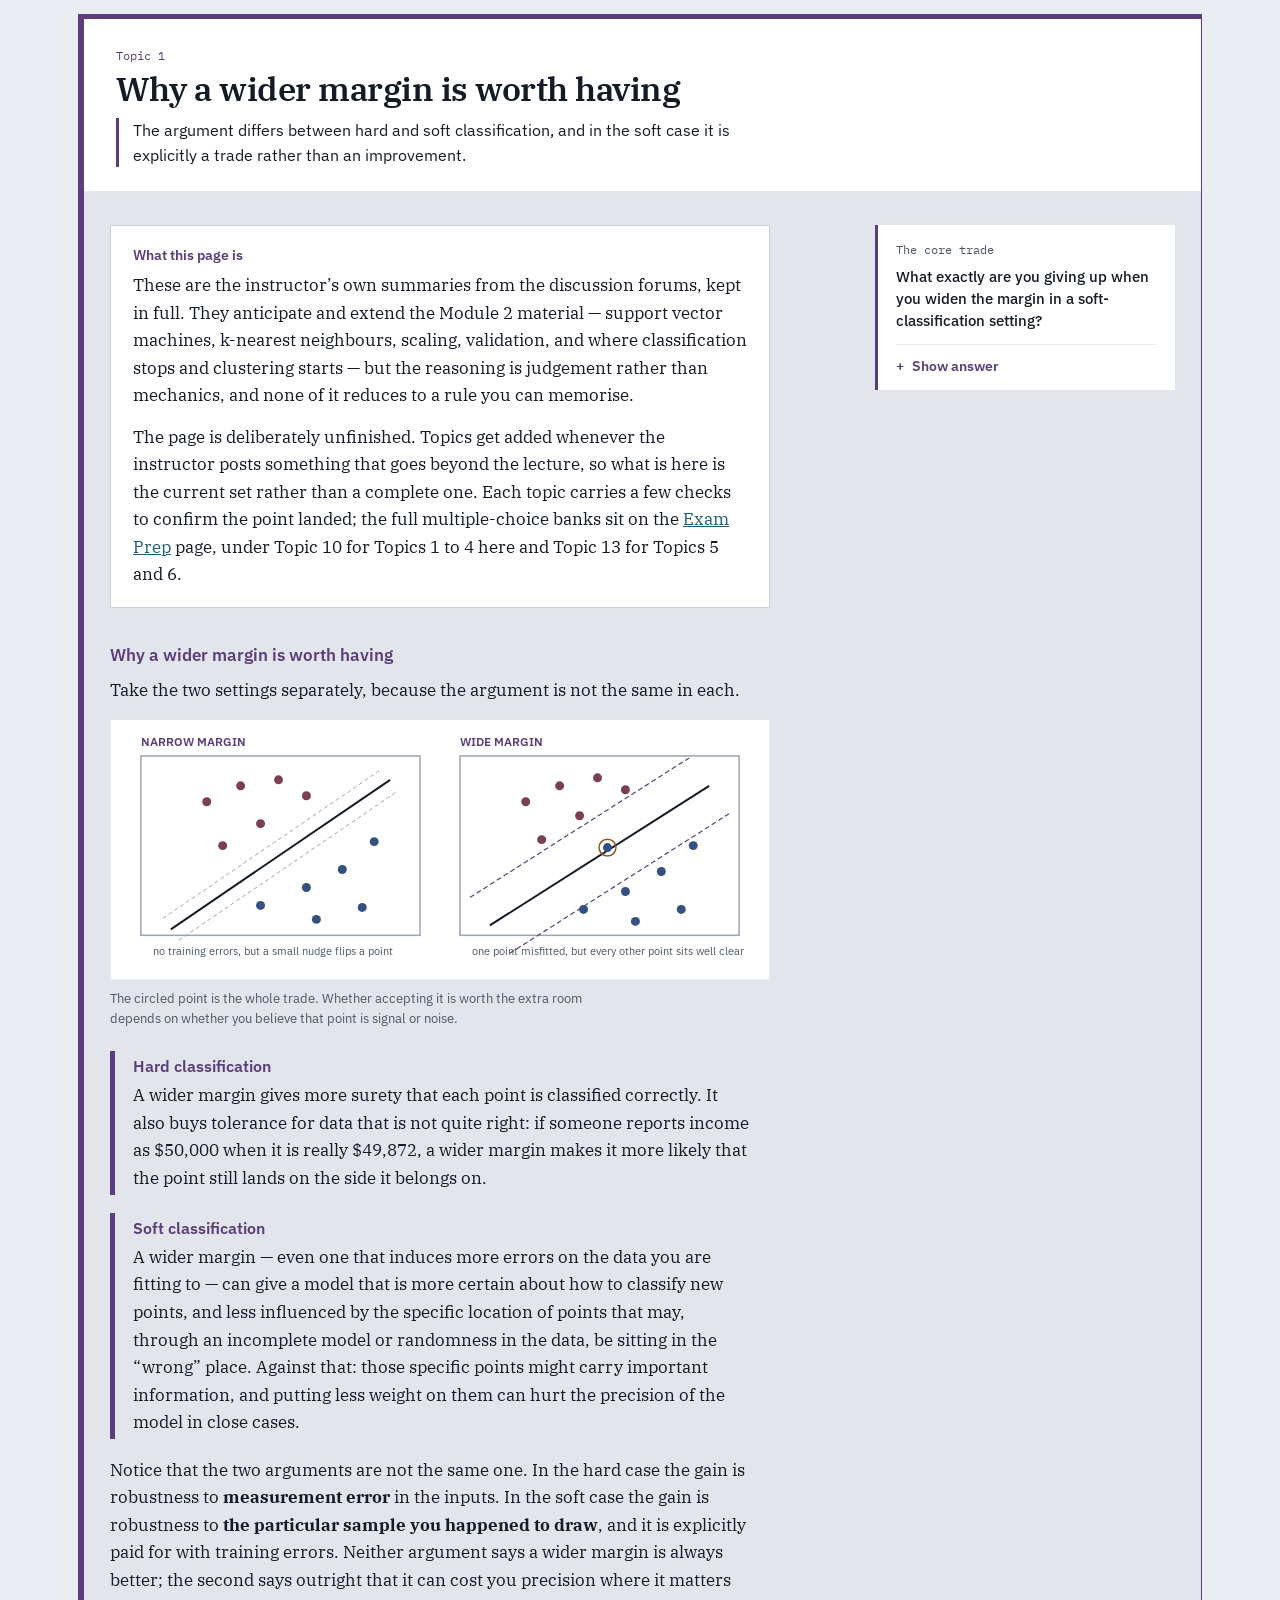
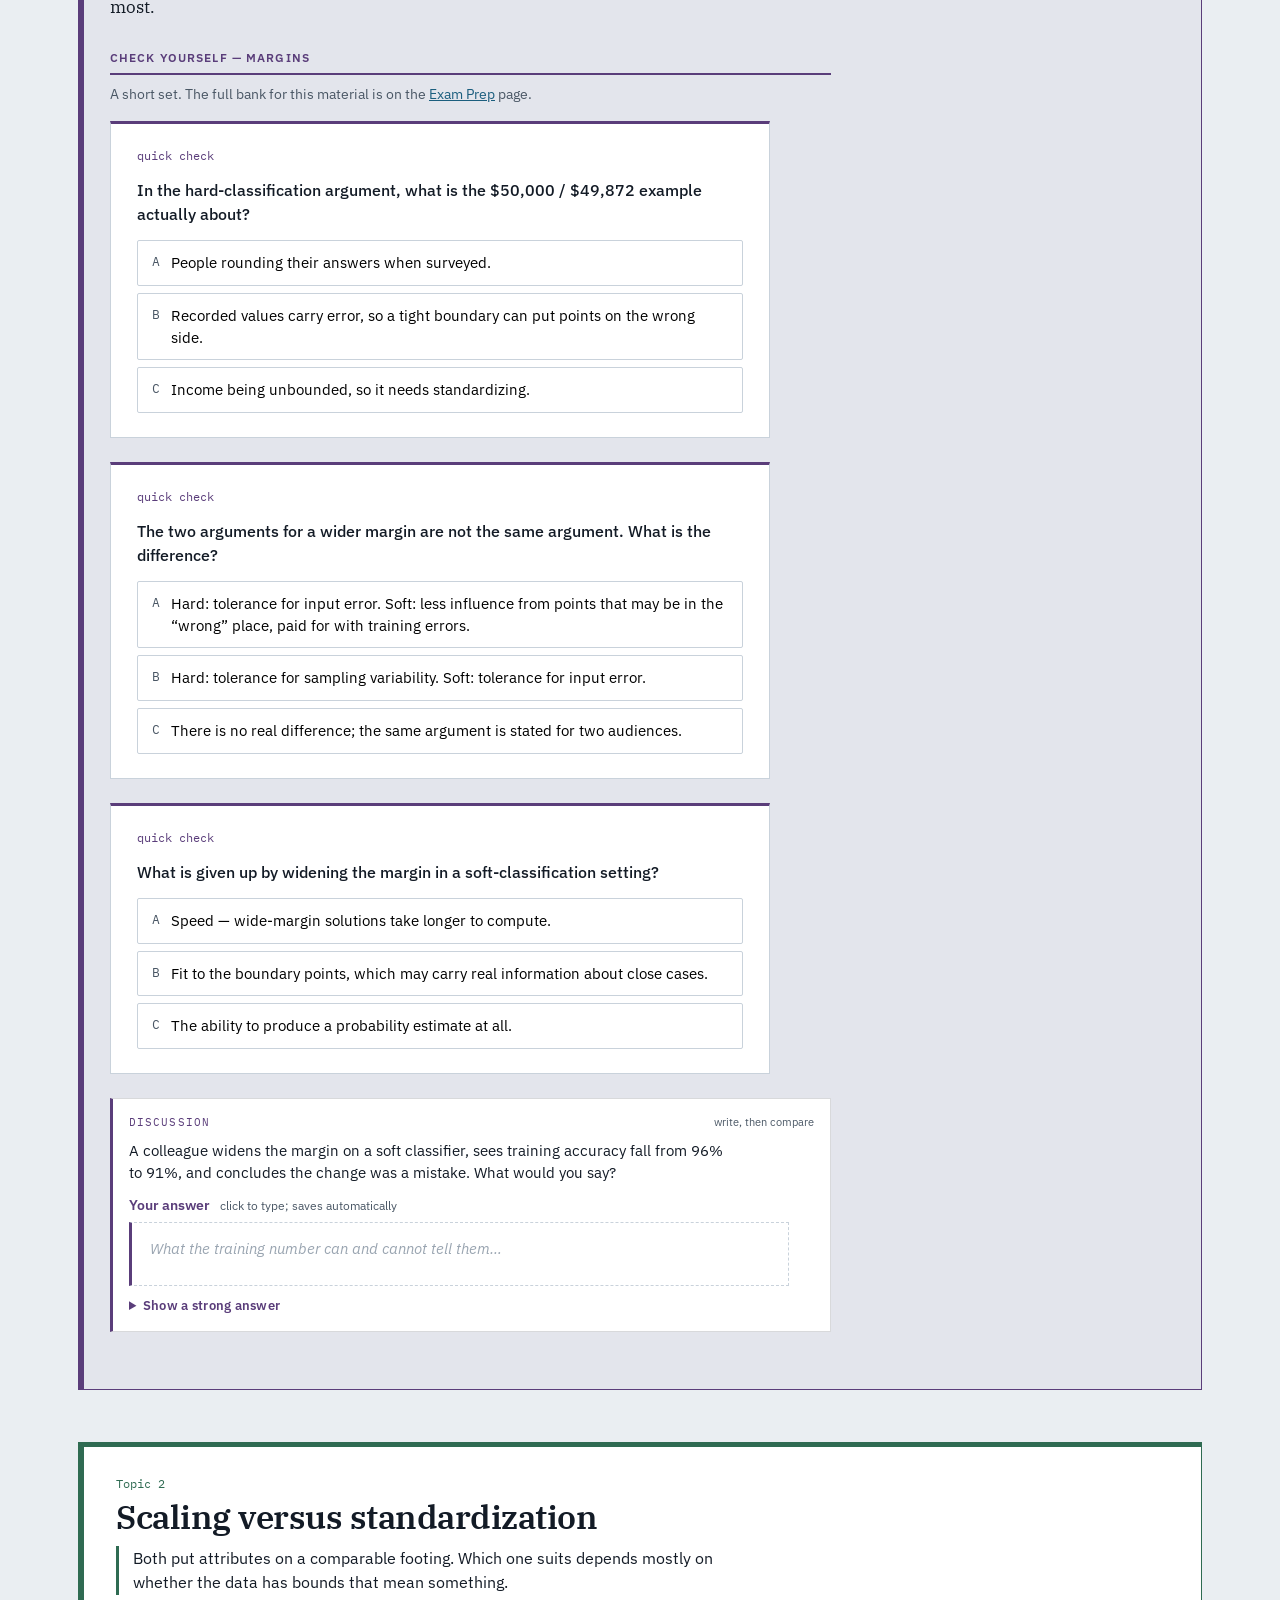
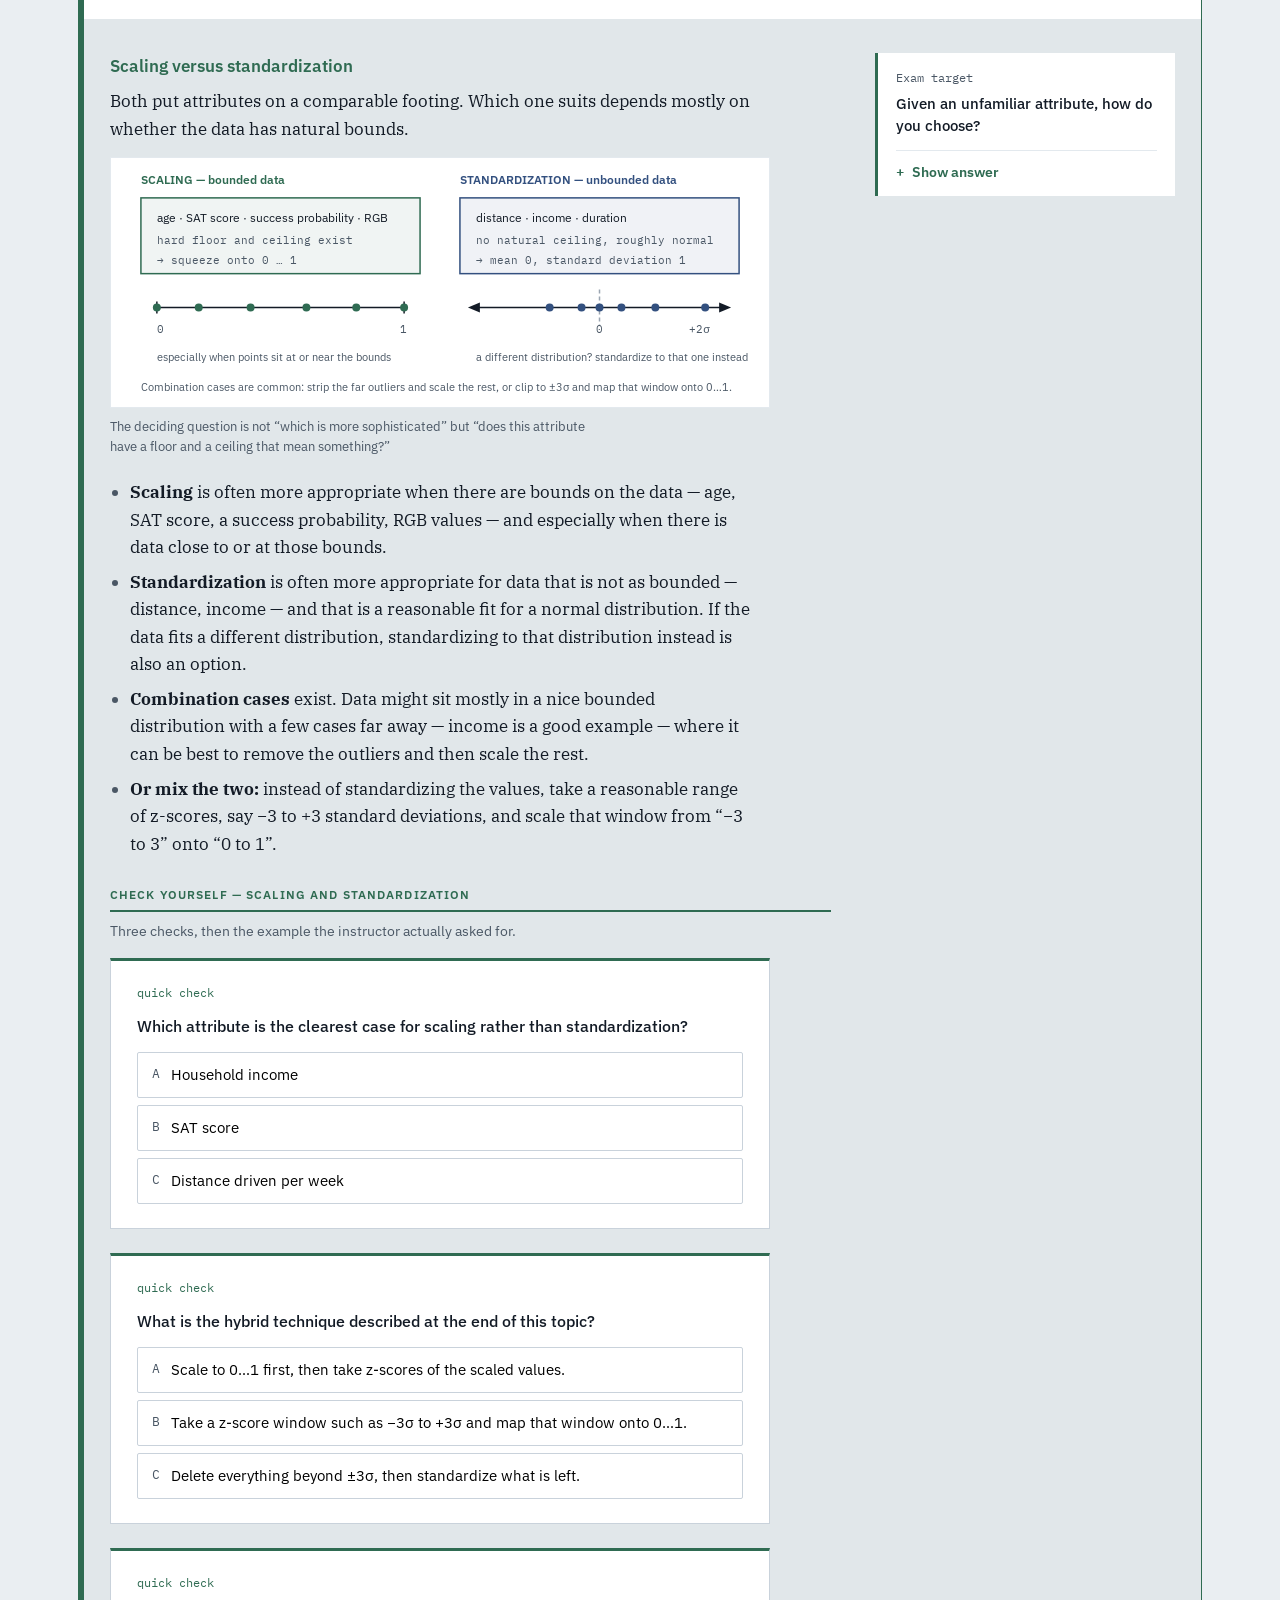
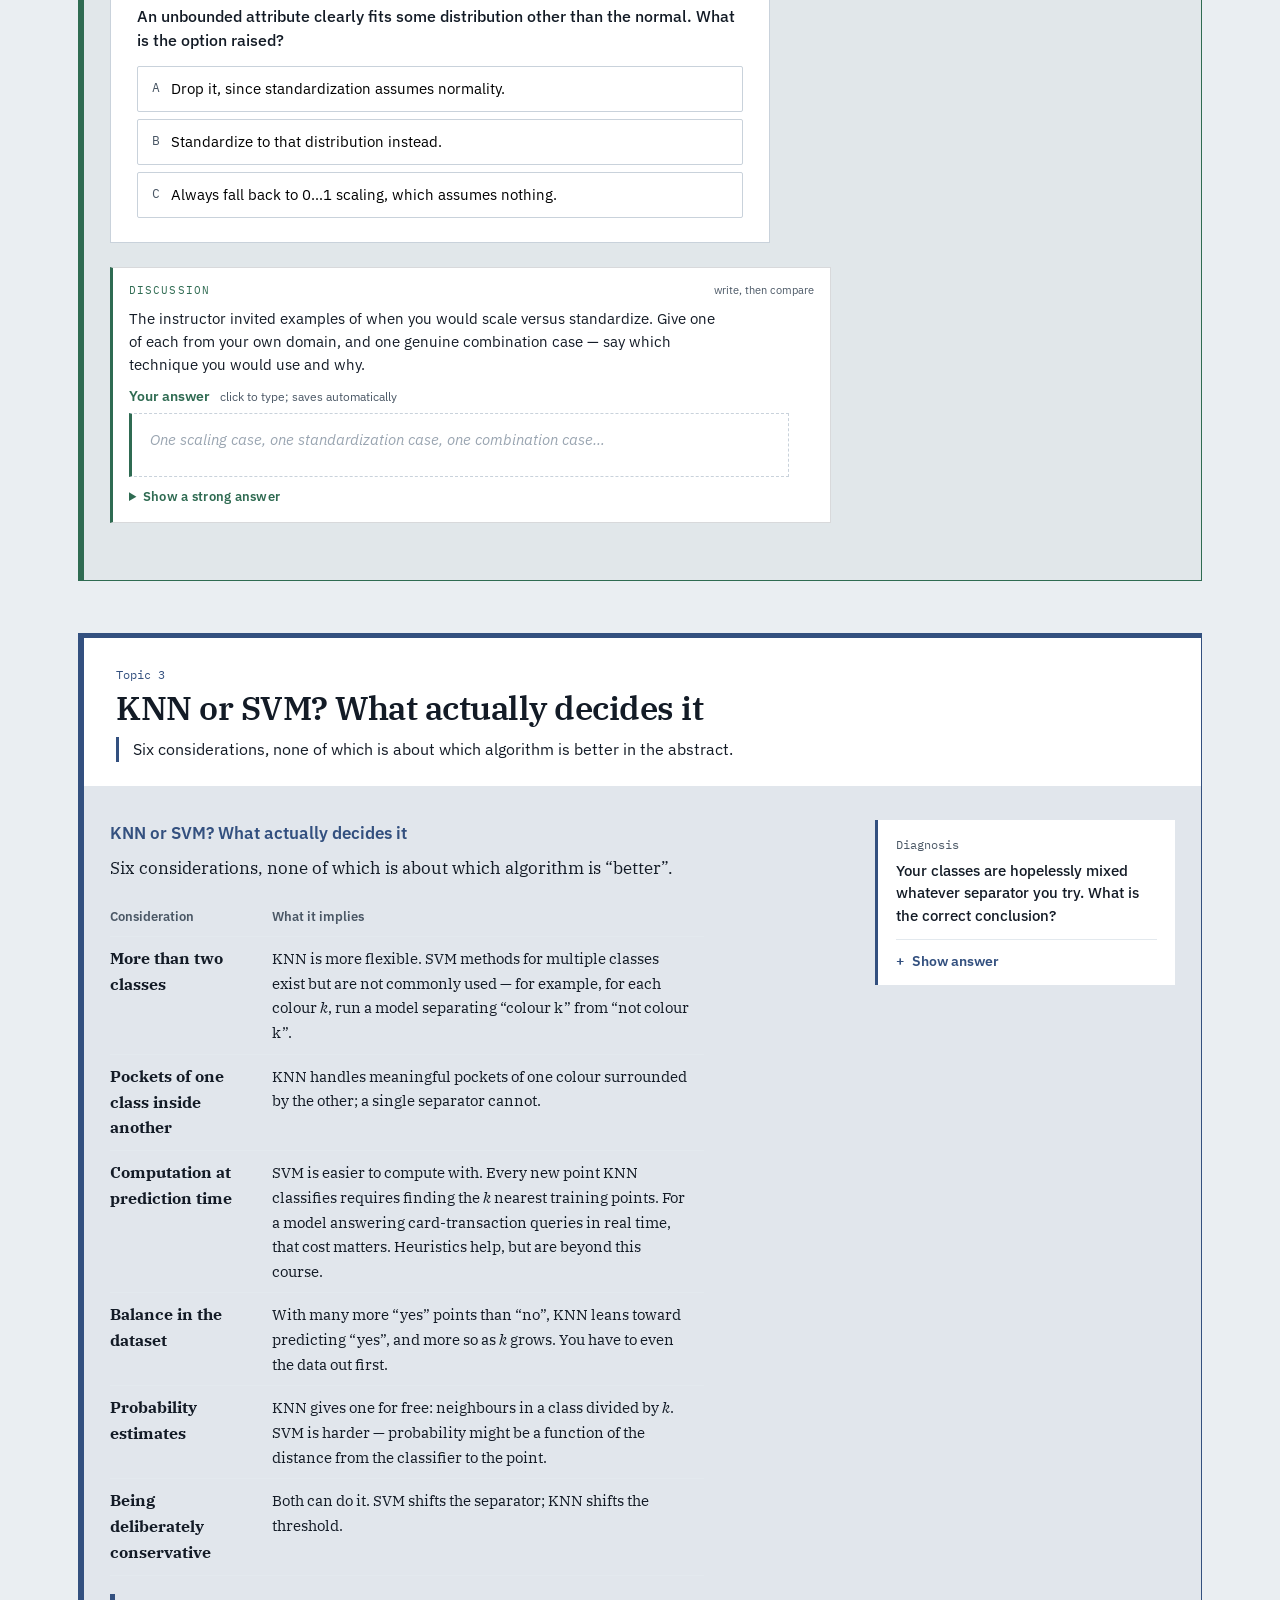
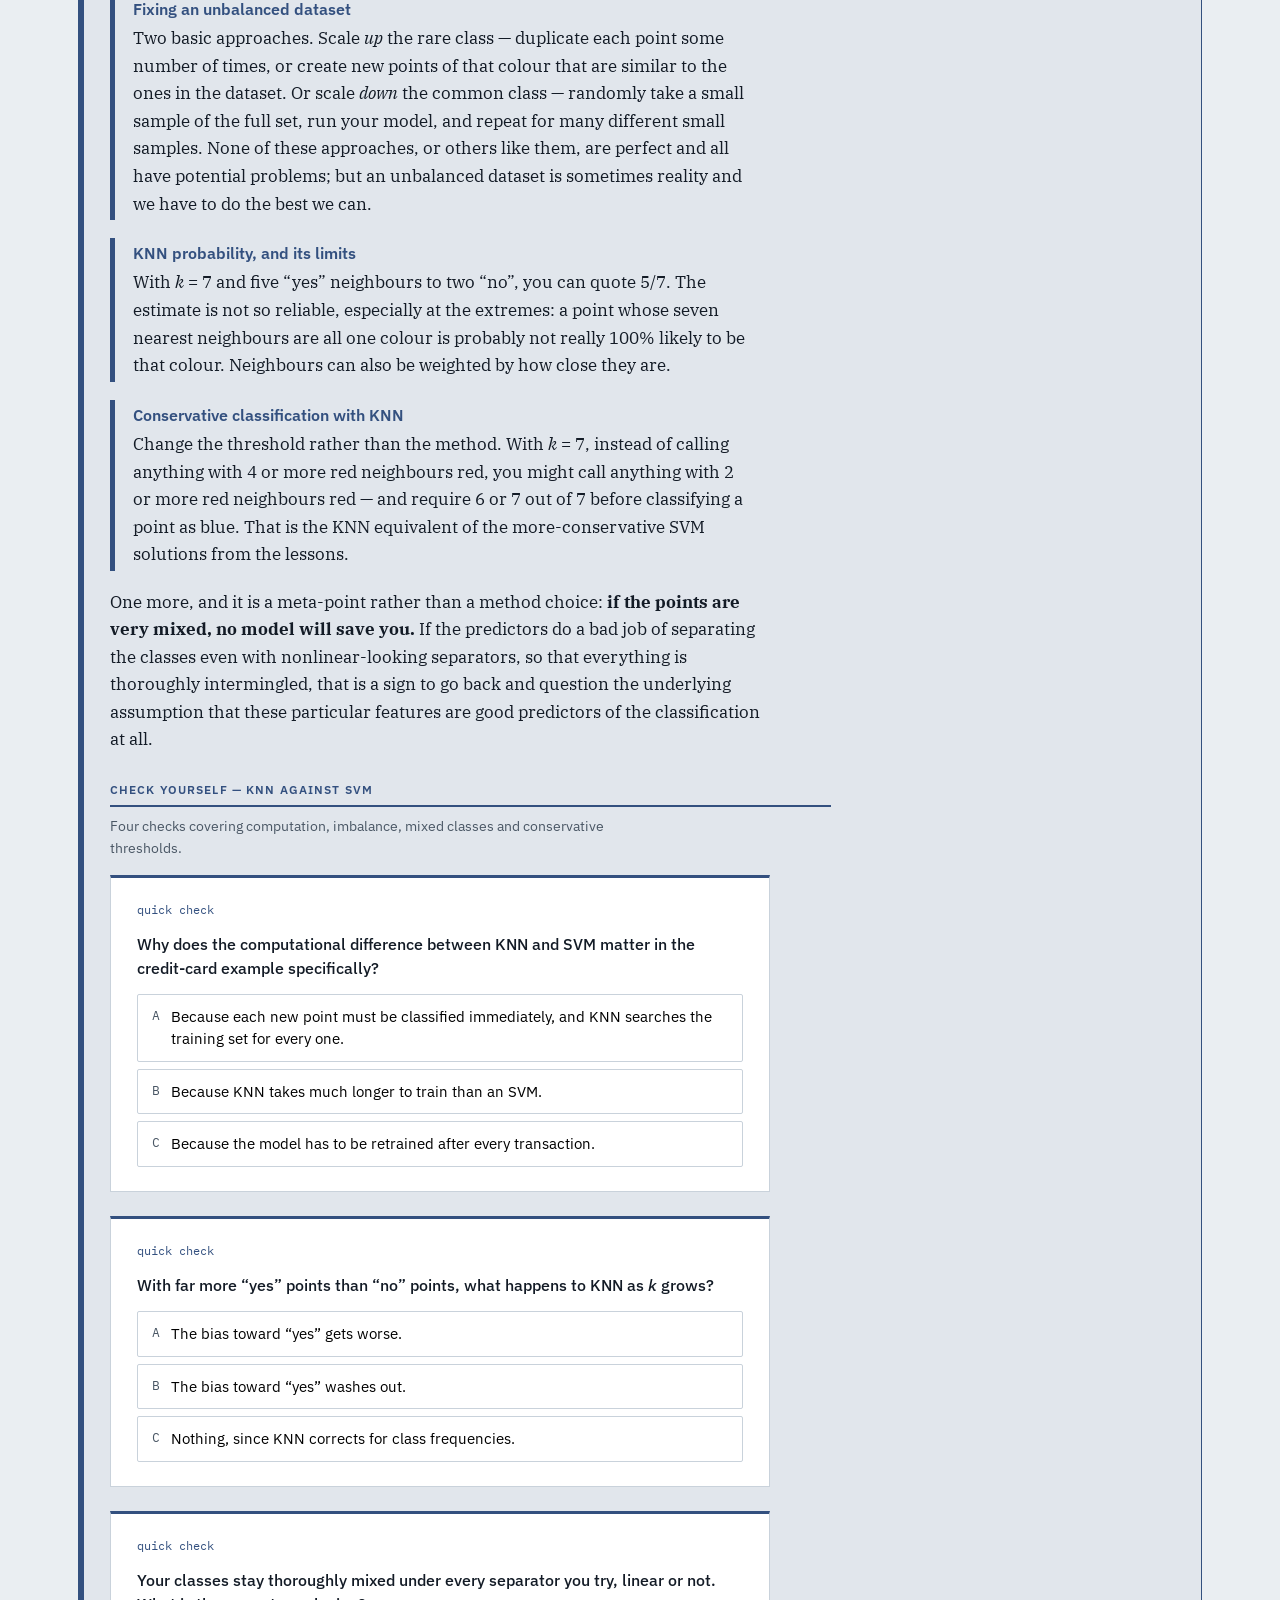
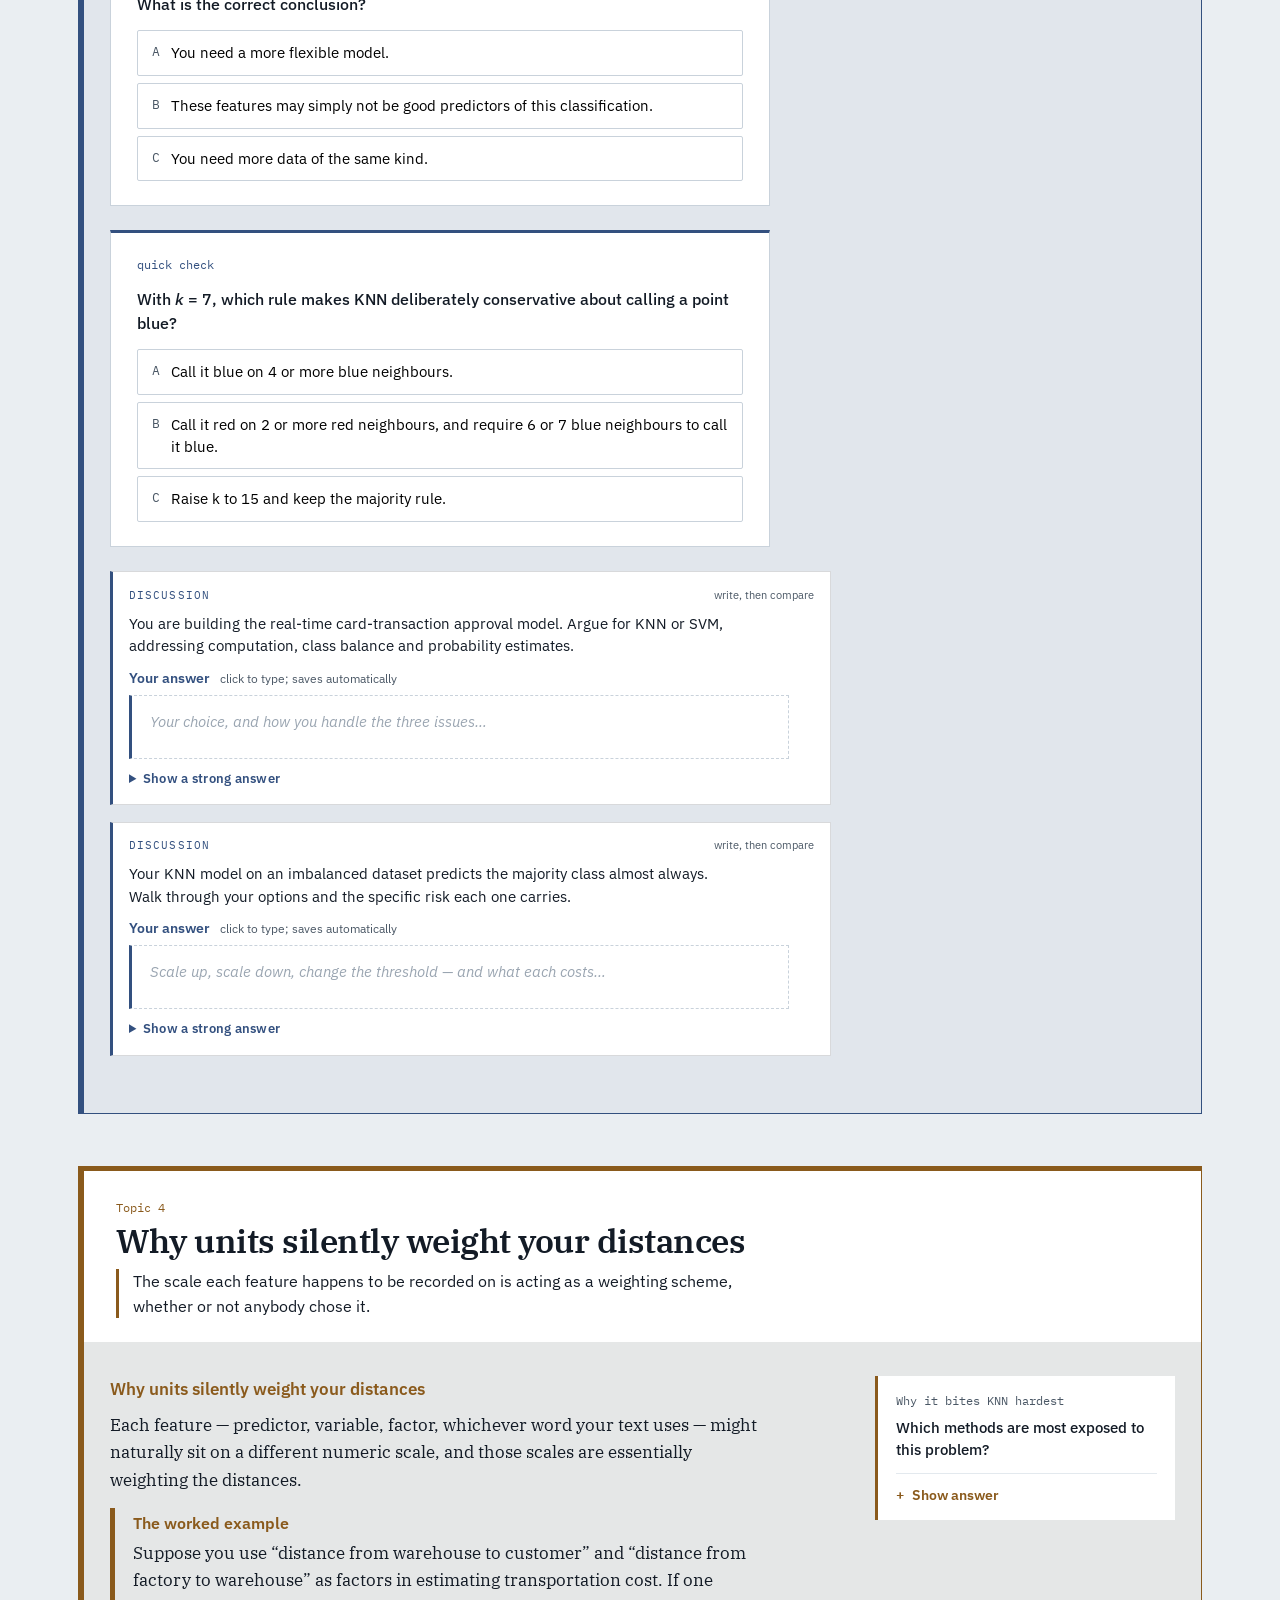
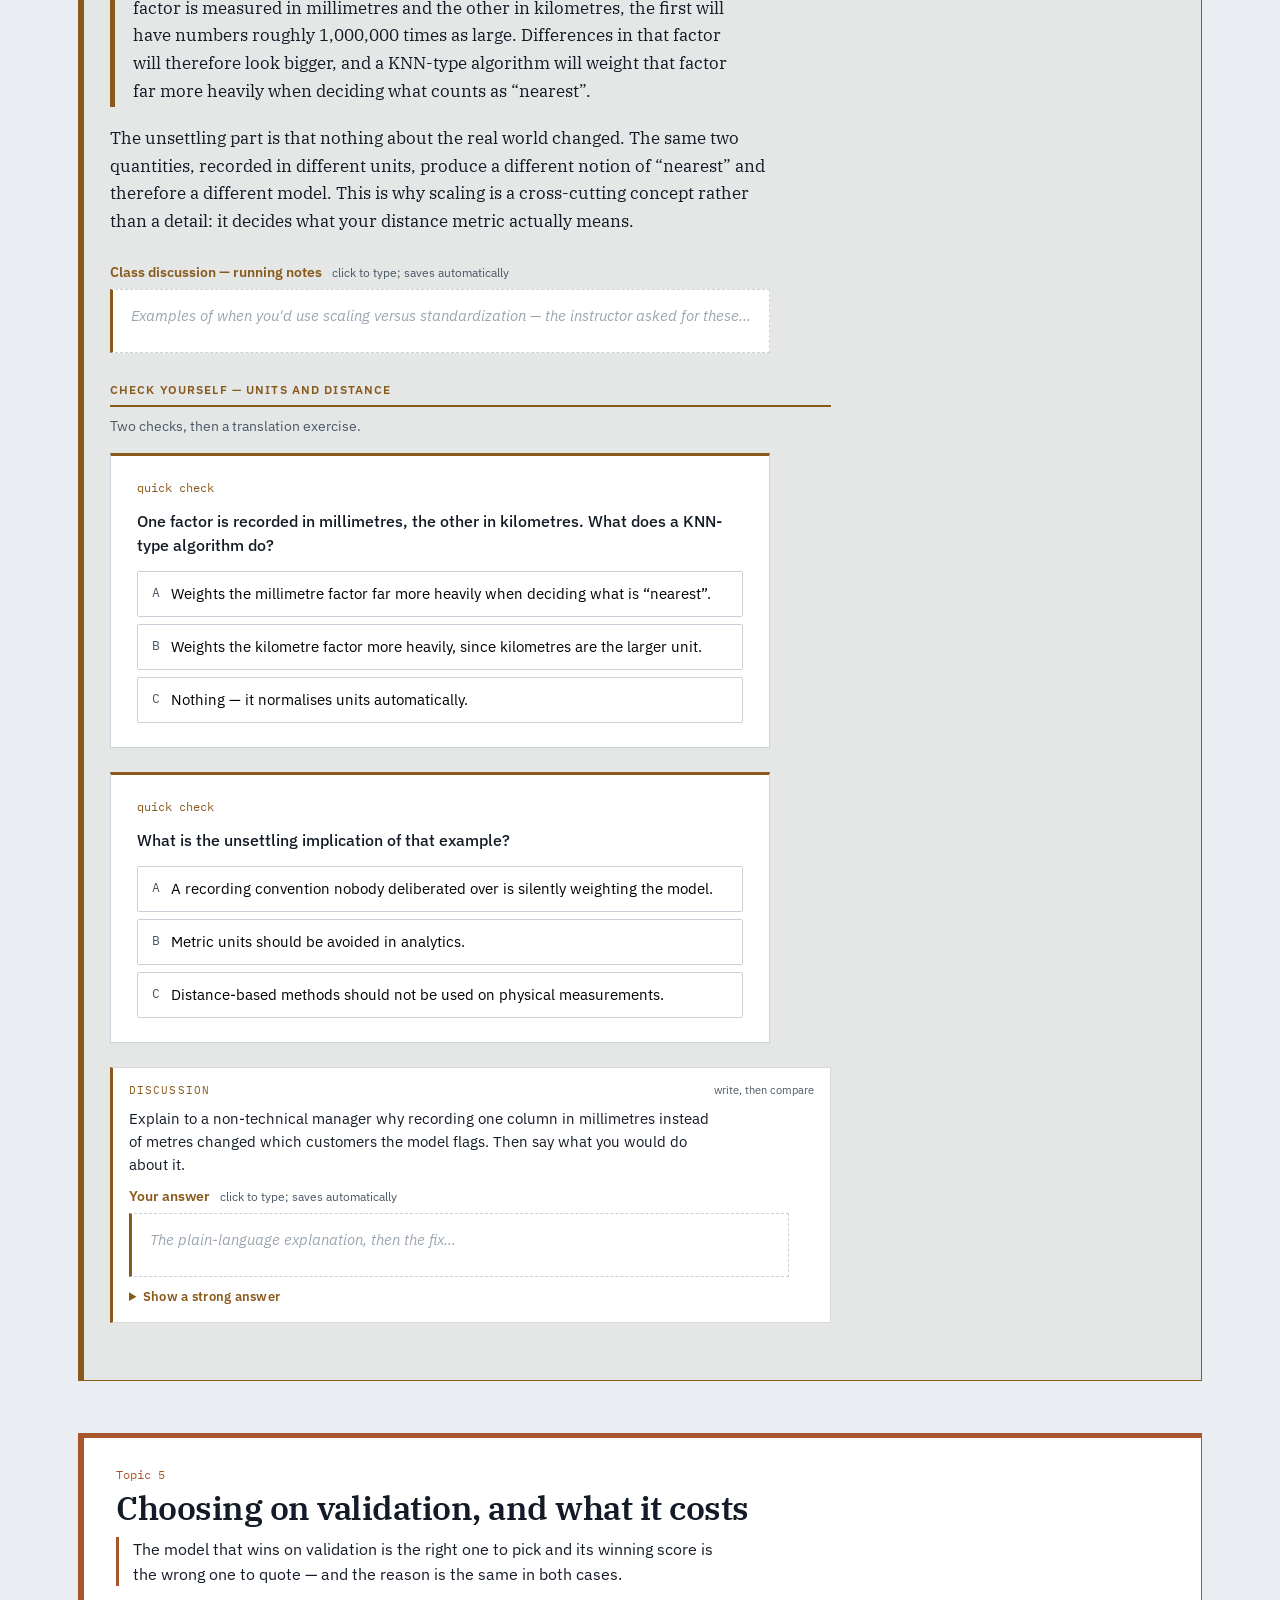
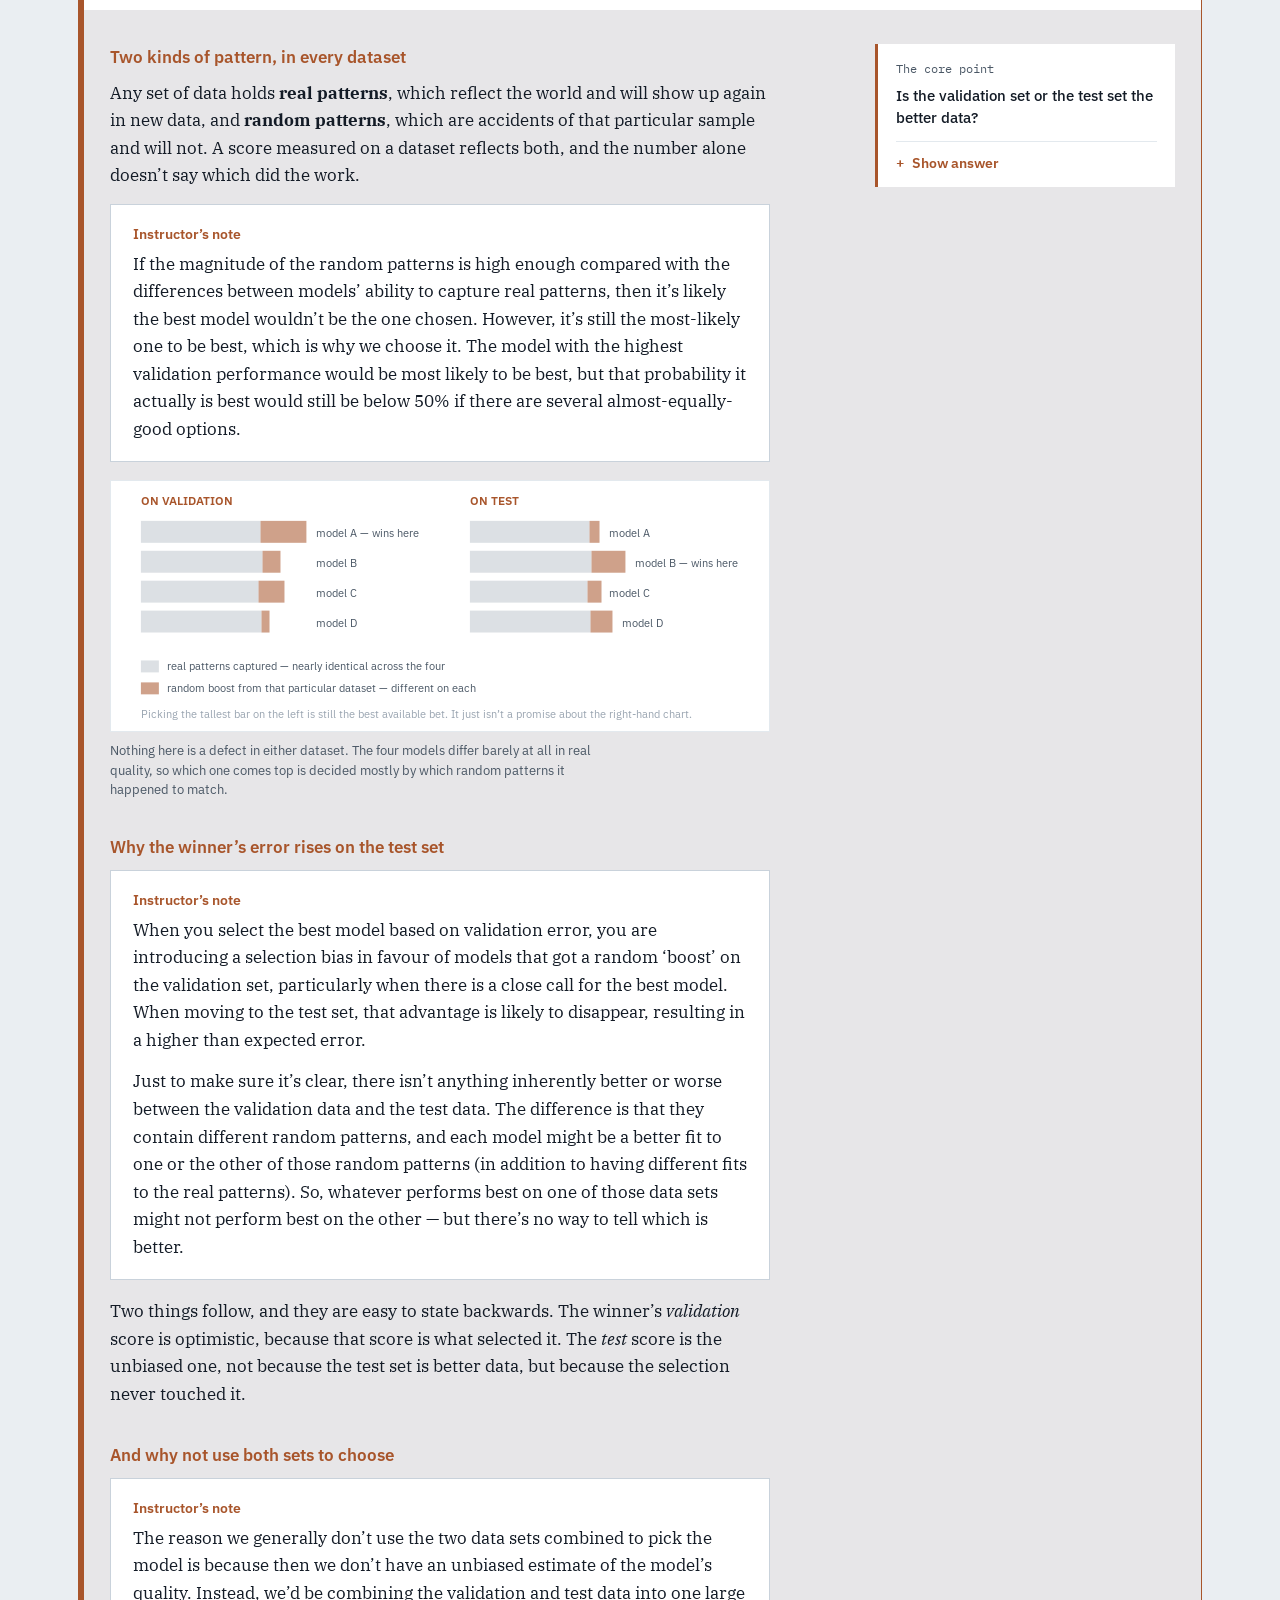
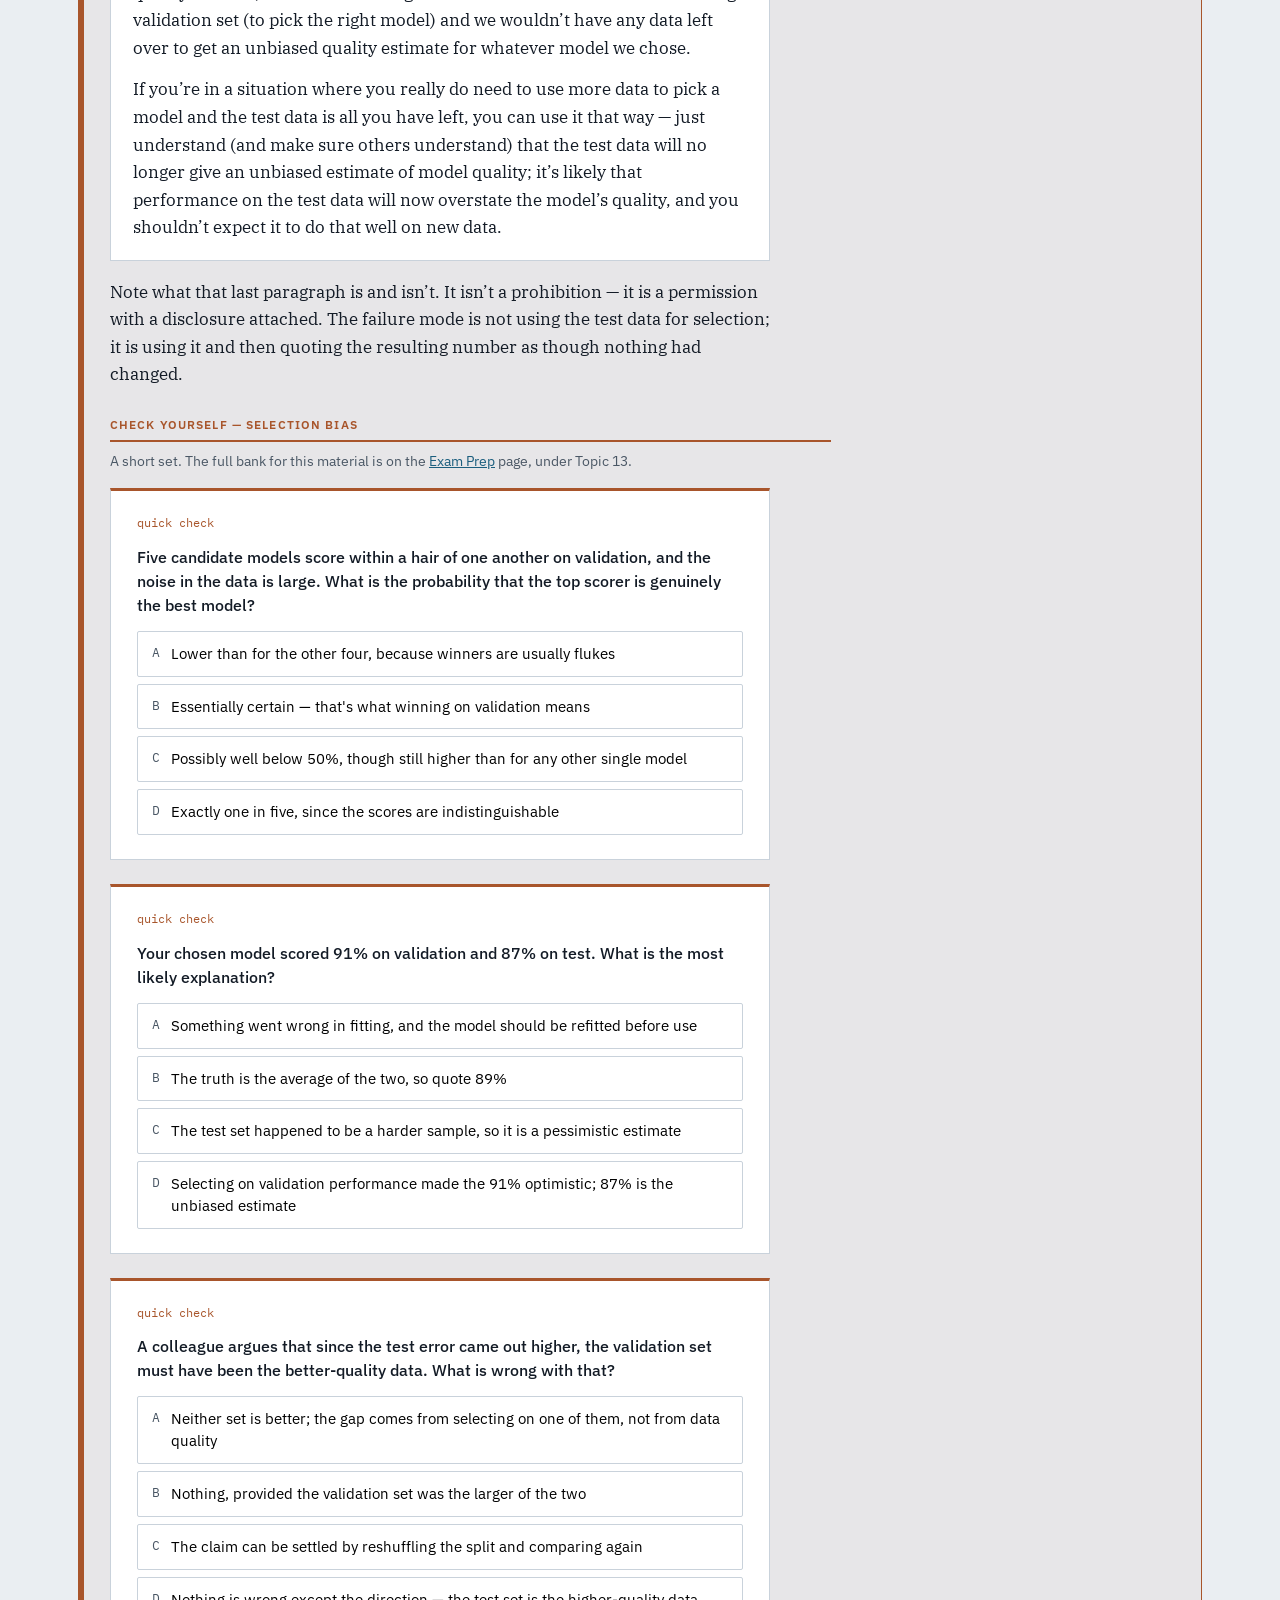
<file: discussion.html>
<!DOCTYPE html>
<html lang="en">
<head>
<meta charset="utf-8">
<meta name="viewport" content="width=device-width, initial-scale=1">
<meta name="robots" content="noindex">
<title>Discussion: Instructor&rsquo;s Notes &mdash; Study Notes</title>
<link rel="preconnect" href="https://fonts.googleapis.com">
<link rel="preconnect" href="https://fonts.gstatic.com" crossorigin>
<link href="https://fonts.googleapis.com/css2?family=IBM+Plex+Mono:wght@400;500&family=IBM+Plex+Sans:wght@400;500;600&family=IBM+Plex+Serif:ital,wght@0,400;0,600;1,400&display=swap" rel="stylesheet">
<link rel="stylesheet" href="study.css">
<style>
/* ---- added: question banks and discussion prompts ---- */
.qbank{margin:1.6rem 0 .4rem}
.qbank > h4{font-family:var(--sans,"IBM Plex Sans",sans-serif);font-size:.78rem;letter-spacing:.09em;text-transform:uppercase;font-weight:600;color:var(--accent,#131b26);margin:0 0 .1rem;padding-bottom:.35rem;border-bottom:2px solid var(--accent,#131b26)}
.qbank > p.bankcap{font-family:var(--sans,"IBM Plex Sans",sans-serif);font-size:.85rem;color:var(--ink-soft,#4a5765);margin:.5rem 0 1rem}
.disc{border:1px solid rgba(19,27,38,.16);border-left:3px solid var(--accent,#131b26);background:#fff;padding:.85rem 1rem .95rem;margin:1.05rem 0}
.disc .disc-head{display:flex;justify-content:space-between;align-items:baseline;gap:1rem;margin-bottom:.45rem}
.disc .disc-kind{font-family:var(--mono,"IBM Plex Mono",monospace);font-size:.68rem;letter-spacing:.1em;text-transform:uppercase;color:var(--accent,#131b26)}
.disc .disc-tag{font-family:var(--sans,"IBM Plex Sans",sans-serif);font-size:.7rem;color:var(--ink-soft,#9aa5b1)}
.disc .prompt{font-family:var(--sans,"IBM Plex Sans",sans-serif);font-size:.95rem;line-height:1.5;margin:0 0 .6rem}
.disc .note{margin:.35rem 0 .55rem}
.disc details{font-family:var(--sans,"IBM Plex Sans",sans-serif);font-size:.88rem}
.disc details > summary{cursor:pointer;font-weight:600;color:var(--accent,#131b26);font-size:.82rem;letter-spacing:.02em}
.disc details > summary::marker{color:var(--accent,#131b26)}
.disc details .a{margin:.55rem 0 0;line-height:1.55;color:var(--ink-soft,#4a5765)}
.disc details .a strong{color:#131b26}
.disc details .a ul{margin:.4rem 0 0;padding-left:1.1rem}
.disc details .a li{margin:.25rem 0}
</style>
</head>
<body data-page="disc">
<div class="wrap">

<div class="topbar">
  <div class="topline">
    <a class="brand" href="index.html">Analytics Modeling &middot; Study Notes</a>
    <nav class="tabs" aria-label="Modules"></nav>
    <div class="toolbar">
      <button class="btn" id="exportBtn">Export</button>
      <button class="btn" id="importBtn">Import</button>
    </div>
  </div>
  <nav class="rail" id="rail" aria-label="Topics on this page"></nav>
</div>

<header class="hero">
  <h1>Discussion: Instructor&rsquo;s Notes</h1>
  <p class="sub">The things the professor came back to in the forums and expanded on. Material singled out this way is worth more revision time than its share of the syllabus suggests &mdash; if it was worth a second explanation unprompted, it is worth knowing cold. This page is open-ended: more topics get added here as further notes are posted, so treat the list below as the current state rather than the finished set.</p>

  <svg class="plot" viewBox="0 0 660 300" role="img" aria-label="Eight discussion topics arranged around one central question: what is this choice assuming? Margin width, scaling, method choice, units and distance, validation bias, classification against clustering, outlier types, and CUSUM parameters.">
    <rect x="238" y="112" width="184" height="76" fill="#5a3d7a" fill-opacity=".1" stroke="#5a3d7a" stroke-width="2"/>
    <text x="330" y="140" text-anchor="middle" font-family="IBM Plex Sans,sans-serif" font-size="13" font-weight="600" fill="#131b26">One question under all of them</text>
    <text x="330" y="160" text-anchor="middle" font-family="IBM Plex Sans,sans-serif" font-size="11.5" fill="#4a5765">what is this choice quietly</text>
    <text x="330" y="176" text-anchor="middle" font-family="IBM Plex Sans,sans-serif" font-size="11.5" fill="#4a5765">assuming about the data?</text>

    <g font-family="IBM Plex Sans,sans-serif">
      <rect x="20" y="12" width="196" height="56" fill="none" stroke="#5a3d7a" stroke-width="1.5"/>
      <text x="34" y="34" font-size="12" font-weight="600" fill="#131b26">1 &middot; Margin width</text>
      <text x="34" y="54" font-size="11" fill="#4a5765">how wrong might the values be?</text>

      <rect x="20" y="82" width="196" height="56" fill="none" stroke="#2f6b52" stroke-width="1.5"/>
      <text x="34" y="104" font-size="12" font-weight="600" fill="#131b26">2 &middot; Scale or standardize</text>
      <text x="34" y="124" font-size="11" fill="#4a5765">are there bounds that mean anything?</text>

      <rect x="20" y="152" width="196" height="56" fill="none" stroke="#33507f" stroke-width="1.5"/>
      <text x="34" y="174" font-size="12" font-weight="600" fill="#131b26">3 &middot; KNN or SVM</text>
      <text x="34" y="194" font-size="11" fill="#4a5765">how many classes, how balanced?</text>

      <rect x="20" y="222" width="196" height="56" fill="none" stroke="#8a5a1c" stroke-width="1.5"/>
      <text x="34" y="244" font-size="12" font-weight="600" fill="#131b26">4 &middot; Units and distance</text>
      <text x="34" y="264" font-size="11" fill="#4a5765">what is silently weighting this?</text>

      <rect x="444" y="12" width="196" height="56" fill="none" stroke="#a8552b" stroke-width="1.5"/>
      <text x="458" y="34" font-size="12" font-weight="600" fill="#131b26">5 &middot; Validation bias</text>
      <text x="458" y="54" font-size="11" fill="#4a5765">how much of this score is luck?</text>

      <rect x="444" y="82" width="196" height="56" fill="none" stroke="#35606e" stroke-width="1.5"/>
      <text x="458" y="104" font-size="12" font-weight="600" fill="#131b26">6 &middot; Or is it clustering?</text>
      <text x="458" y="124" font-size="11" fill="#4a5765">is there a correct answer at all?</text>

      <rect x="444" y="152" width="196" height="56" fill="none" stroke="#7a3f52" stroke-width="1.5"/>
      <text x="458" y="174" font-size="12" font-weight="600" fill="#131b26">7 &middot; Kinds of outlier</text>
      <text x="458" y="194" font-size="11" fill="#4a5765">hard to find, or hard to judge?</text>

      <rect x="444" y="222" width="196" height="56" fill="none" stroke="#4b6b2f" stroke-width="1.5"/>
      <text x="458" y="244" font-size="12" font-weight="600" fill="#131b26">8 &middot; CUSUM: C and T</text>
      <text x="458" y="264" font-size="11" fill="#4a5765">how much noise before you call it?</text>
    </g>

    <g stroke="#9aa5b1" stroke-width="1.3">
      <line x1="216" y1="40" x2="248" y2="112"/><line x1="216" y1="110" x2="238" y2="130"/>
      <line x1="216" y1="180" x2="238" y2="170"/><line x1="216" y1="250" x2="248" y2="188"/>
      <line x1="444" y1="40" x2="412" y2="112"/><line x1="444" y1="110" x2="422" y2="130"/>
      <line x1="444" y1="180" x2="422" y2="170"/><line x1="444" y1="250" x2="412" y2="188"/>
    </g>
  </svg>

  <ul class="track">
    <li style="--dot:#5a3d7a"><a href="#t1"><span class="tnum">Topic 1</span><span class="tname">Margin width</span><span class="tq">Why is a wider margin worth having &mdash; and what does it cost?</span></a></li>
    <li style="--dot:#2f6b52"><a href="#t2"><span class="tnum">Topic 2</span><span class="tname">Scale or standardize</span><span class="tq">Which one, and when do you do both?</span></a></li>
    <li style="--dot:#33507f"><a href="#t3"><span class="tnum">Topic 3</span><span class="tname">KNN or SVM</span><span class="tq">What actually decides between them?</span></a></li>
    <li style="--dot:#8a5a1c"><a href="#t4"><span class="tnum">Topic 4</span><span class="tname">Units and distance</span><span class="tq">Why does the unit you recorded in change the model?</span></a></li>
    <li style="--dot:#a8552b"><a href="#t5"><span class="tnum">Topic 5</span><span class="tname">Validation bias</span><span class="tq">Why does the model you picked do worse on test?</span></a></li>
    <li style="--dot:#35606e"><a href="#t6"><span class="tnum">Topic 6</span><span class="tname">Or is it clustering?</span><span class="tq">Is there a correct answer for each data point?</span></a></li>
    <li style="--dot:#7a3f52"><a href="#t7"><span class="tnum">Topic 7</span><span class="tname">Kinds of outlier</span><span class="tq">Which are hard to find, and which are hard to judge?</span></a></li>
    <li style="--dot:#4b6b2f"><a href="#t8"><span class="tnum">Topic 8</span><span class="tname">CUSUM: C and T</span><span class="tq">What does each parameter actually control?</span></a></li>
  </ul>

  <div class="badge-strip">
    <p class="cap">Badges unlock when every check in a topic is finished. Expect this row to get longer.</p>
    <ul class="badges">
      <li class="badge" data-for="t1" style="--b:#5a3d7a"><span class="gem">M</span><span class="nm">The Margin</span></li>
      <li class="badge" data-for="t2" style="--b:#2f6b52"><span class="gem">σ</span><span class="nm">Common Footing</span></li>
      <li class="badge" data-for="t3" style="--b:#33507f"><span class="gem">k</span><span class="nm">Method Choice</span></li>
      <li class="badge" data-for="t4" style="--b:#8a5a1c"><span class="gem">mm</span><span class="nm">Units Matter</span></li>
      <li class="badge" data-for="t5" style="--b:#a8552b"><span class="gem">B</span><span class="nm">Selection Bias</span></li>
      <li class="badge" data-for="t6" style="--b:#35606e"><span class="gem">U</span><span class="nm">Unsupervised</span></li>
      <li class="badge" data-for="t7" style="--b:#7a3f52"><span class="gem">!</span><span class="nm">Outlier Triage</span></li>
      <li class="badge" data-for="t8" style="--b:#4b6b2f"><span class="gem">&Sigma;</span><span class="nm">Change Detection</span></li>
      <li class="badge" data-for="*"  style="--b:#131b26"><span class="gem">★</span><span class="nm">Discussion complete</span></li>
    </ul>
  </div>
</header>

<!-- ==================== TOPIC 1 ==================== -->
<section class="lesson" id="t1" data-short="Margin width" style="--accent:#5a3d7a">
  <div class="lesson-head">
    <span class="ln">Topic 1</span>
    <h2>Why a wider margin is worth having</h2>
    <p class="keyline">The argument differs between hard and soft classification, and in the soft case it is explicitly a trade rather than an improvement.</p>
  </div>

  <div class="row">
    <div class="main">
      <div class="callout">
        <p class="tag">What this page is</p>
        <p>These are the instructor&rsquo;s own summaries from the discussion forums, kept in full. They anticipate and extend the Module 2 material &mdash; support vector machines, k-nearest neighbours, scaling, validation, and where classification stops and clustering starts &mdash; but the reasoning is judgement rather than mechanics, and none of it reduces to a rule you can memorise.</p>
        <p>The page is deliberately unfinished. Topics get added whenever the instructor posts something that goes beyond the lecture, so what is here is the current set rather than a complete one. Each topic carries a few checks to confirm the point landed; the full multiple-choice banks sit on the <a href="exam-prep.html#l10">Exam Prep</a> page, under Topic 10 for Topics 1 to 4 here and Topic 13 for Topics 5 and 6.</p>
      </div>

      <h3>Why a wider margin is worth having</h3>
      <p>Take the two settings separately, because the argument is not the same in each.</p>

      <figure>
        <svg class="fig" viewBox="0 0 660 260" role="img" aria-label="Two panels comparing a narrow margin and a wide margin between two classes of points. The narrow margin passes close to several points; the wide margin leaves room on both sides but allows one point to fall on the wrong side.">
          <text x="30" y="26" font-family="IBM Plex Sans,sans-serif" font-size="12" font-weight="600" fill="#5a3d7a">NARROW MARGIN</text>
          <rect x="30" y="36" width="280" height="180" fill="none" stroke="#9aa5b1" stroke-width="1.5"/>
          <line x1="60" y1="210" x2="280" y2="60" stroke="#131b26" stroke-width="2"/>
          <line x1="52" y1="199" x2="272" y2="49" stroke="#9aa5b1" stroke-width="1" stroke-dasharray="4 3"/>
          <line x1="68" y1="221" x2="288" y2="71" stroke="#9aa5b1" stroke-width="1" stroke-dasharray="4 3"/>
          <g fill="#7a3f52">
            <circle cx="96" cy="82" r="4.5"/><circle cx="130" cy="66" r="4.5"/><circle cx="150" cy="104" r="4.5"/>
            <circle cx="196" cy="76" r="4.5"/><circle cx="112" cy="126" r="4.5"/><circle cx="168" cy="60" r="4.5"/>
          </g>
          <g fill="#33507f">
            <circle cx="150" cy="186" r="4.5"/><circle cx="196" cy="168" r="4.5"/><circle cx="232" cy="150" r="4.5"/>
            <circle cx="252" cy="188" r="4.5"/><circle cx="206" cy="200" r="4.5"/><circle cx="264" cy="122" r="4.5"/>
          </g>
          <text x="42" y="236" font-family="IBM Plex Sans,sans-serif" font-size="11.5" fill="#4a5765">no training errors, but a small nudge flips a point</text>

          <text x="350" y="26" font-family="IBM Plex Sans,sans-serif" font-size="12" font-weight="600" fill="#5a3d7a">WIDE MARGIN</text>
          <rect x="350" y="36" width="280" height="180" fill="none" stroke="#9aa5b1" stroke-width="1.5"/>
          <line x1="380" y1="206" x2="600" y2="66" stroke="#131b26" stroke-width="2"/>
          <line x1="360" y1="178" x2="580" y2="38" stroke="#5a3d7a" stroke-width="1.2" stroke-dasharray="5 3"/>
          <line x1="400" y1="234" x2="620" y2="94" stroke="#5a3d7a" stroke-width="1.2" stroke-dasharray="5 3"/>
          <g fill="#7a3f52">
            <circle cx="416" cy="82" r="4.5"/><circle cx="450" cy="66" r="4.5"/><circle cx="470" cy="96" r="4.5"/>
            <circle cx="516" cy="70" r="4.5"/><circle cx="432" cy="120" r="4.5"/><circle cx="488" cy="58" r="4.5"/>
          </g>
          <g fill="#33507f">
            <circle cx="474" cy="190" r="4.5"/><circle cx="516" cy="172" r="4.5"/><circle cx="552" cy="152" r="4.5"/>
            <circle cx="572" cy="190" r="4.5"/><circle cx="526" cy="202" r="4.5"/><circle cx="584" cy="126" r="4.5"/>
          </g>
          <circle cx="498" cy="128" r="4.5" fill="#33507f"/>
          <circle cx="498" cy="128" r="8.5" fill="none" stroke="#8a5a1c" stroke-width="1.5"/>
          <text x="362" y="236" font-family="IBM Plex Sans,sans-serif" font-size="11.5" fill="#4a5765">one point misfitted, but every other point sits well clear</text>
        </svg>
        <figcaption>The circled point is the whole trade. Whether accepting it is worth the extra room depends on whether you believe that point is signal or noise.</figcaption>
      </figure>

      <div class="defn">
        <span class="term">Hard classification</span>
        <p>A wider margin gives more surety that each point is classified correctly. It also buys tolerance for data that is not quite right: if someone reports income as $50,000 when it is really $49,872, a wider margin makes it more likely that the point still lands on the side it belongs on.</p>
      </div>
      <div class="defn">
        <span class="term">Soft classification</span>
        <p>A wider margin — even one that induces more errors on the data you are fitting to — can give a model that is more certain about how to classify new points, and less influenced by the specific location of points that may, through an incomplete model or randomness in the data, be sitting in the “wrong” place. Against that: those specific points might carry important information, and putting less weight on them can hurt the precision of the model in close cases.</p>
      </div>
      <p>Notice that the two arguments are not the same one. In the hard case the gain is robustness to <strong>measurement error</strong> in the inputs. In the soft case the gain is robustness to <strong>the particular sample you happened to draw</strong>, and it is explicitly paid for with training errors. Neither argument says a wider margin is always better; the second says outright that it can cost you precision where it matters most.</p>

      <div class="qbank">
        <h4>Check yourself — margins</h4>
        <p class="bankcap">A short set. The full bank for this material is on the <a href="exam-prep.html#l10">Exam Prep</a> page.</p>
      <div class="ix" data-quiz="disc-t1-q1">
        <div class="ix-head"><span class="ix-kind">quick check</span><span class="ix-done">answered</span></div>
        <p class="prompt">In the hard-classification argument, what is the $50,000 / $49,872 example actually about?</p>
        <div class="opts">
          <button class="opt" data-fb="Survey habits are the mechanism, not the point. What matters is what the resulting error does to a boundary drawn tightly around recorded values.">People rounding their answers when surveyed.</button>
          <button class="opt" data-right data-fb="Correct. The recorded value can be slightly wrong, so a point may sit a little away from where it truly belongs. Extra room in the margin absorbs that displacement.">Recorded values carry error, so a tight boundary can put points on the wrong side.</button>
          <button class="opt" data-fb="That is the scaling discussion, further down this page. This example is about measurement error.">Income being unbounded, so it needs standardizing.</button>
        </div>
        <p class="fb"></p>
      </div>

      <div class="ix" data-quiz="disc-t1-q2">
        <div class="ix-head"><span class="ix-kind">quick check</span><span class="ix-done">answered</span></div>
        <p class="prompt">The two arguments for a wider margin are not the same argument. What is the difference?</p>
        <div class="opts">
          <button class="opt" data-right data-fb="Correct. Hard classification gains robustness to error in the recorded inputs. Soft classification gains robustness to the particular sample you drew, and pays for it in training errors.">Hard: tolerance for input error. Soft: less influence from points that may be in the “wrong” place, paid for with training errors.</button>
          <button class="opt" data-fb="Reversed. Sampling variability is the soft-classification concern; measurement error is the hard-classification one.">Hard: tolerance for sampling variability. Soft: tolerance for input error.</button>
          <button class="opt" data-fb="Only the soft case explicitly accepts more errors on the fitting data, so they cannot be the same argument twice.">There is no real difference; the same argument is stated for two audiences.</button>
        </div>
        <p class="fb"></p>
      </div>

      <div class="ix" data-quiz="disc-t1-q3">
        <div class="ix-head"><span class="ix-kind">quick check</span><span class="ix-done">answered</span></div>
        <p class="prompt">What is given up by widening the margin in a soft-classification setting?</p>
        <div class="opts">
          <button class="opt" data-fb="Computation is not the cost being described anywhere in these notes.">Speed — wide-margin solutions take longer to compute.</button>
          <button class="opt" data-right data-fb="Correct. Those specific points might carry important information, and putting less weight on them can hurt the precision of the model in close cases — which are exactly the cases you built the model to decide.">Fit to the boundary points, which may carry real information about close cases.</button>
          <button class="opt" data-fb="Probability estimation is unaffected by margin width; that is a separate question about how each method expresses uncertainty.">The ability to produce a probability estimate at all.</button>
        </div>
        <p class="fb"></p>
      </div>
      </div>

      <div class="disc">
        <div class="disc-head"><span class="disc-kind">discussion</span><span class="disc-tag">write, then compare</span></div>
        <p class="prompt">A colleague widens the margin on a soft classifier, sees training accuracy fall from 96% to 91%, and concludes the change was a mistake. What would you say?</p>
        <div class="note">
          <div class="note-head"><span class="lbl">Your answer</span><span class="hint">click to type; saves automatically</span></div>
          <div class="note-body" contenteditable="true" data-note="disc-d3" data-placeholder="What the training number can and cannot tell them…"></div>
        </div>
        <details><summary>Show a strong answer</summary>
          <div class="a"><p>The training figure is the wrong evidence. Inducing more errors on the data you are fitting to is the <em>expected</em> consequence of widening the margin, not a symptom of failure — the whole argument is that you accept those errors in exchange for a model less influenced by points that may be in the wrong place through randomness or an incomplete model.</p>
          <p>The right evidence is performance on data used for neither fitting nor choosing. If that improves, the wider margin was correct. If it falls, the colleague may be right for a different reason than the one they gave: those points may have carried genuine information about close cases, and down-weighting them cost precision exactly where it mattered.</p></div>
        </details>
      </div>
    </div>
    <aside class="check">
      <span class="n">The core trade</span>
      <p class="q">What exactly are you giving up when you widen the margin in a soft-classification setting?</p>
      <details><summary>Show answer</summary>
        <p class="a">Fit to the data in front of you — more points end up misclassified during training — and with it, whatever real information those points carried. If they were genuine signal about how close cases behave, precision on close cases falls.</p>
      </details>
    </aside>
  </div>
</section>
<!-- ==================== TOPIC 2 ==================== -->
<section class="lesson" id="t2" data-short="Scale or standardize" style="--accent:#2f6b52">
  <div class="lesson-head">
    <span class="ln">Topic 2</span>
    <h2>Scaling versus standardization</h2>
    <p class="keyline">Both put attributes on a comparable footing. Which one suits depends mostly on whether the data has bounds that mean something.</p>
  </div>

  <div class="row">
    <div class="main">
      <h3>Scaling versus standardization</h3>
      <p>Both put attributes on a comparable footing. Which one suits depends mostly on whether the data has natural bounds.</p>

      <figure>
        <svg class="fig" viewBox="0 0 660 250" role="img" aria-label="Two panels. On the left, bounded data such as age or SAT score squeezed onto a zero-to-one range. On the right, unbounded roughly normal data such as income recentred on zero with a standard deviation of one.">
          <text x="30" y="26" font-family="IBM Plex Sans,sans-serif" font-size="12" font-weight="600" fill="#2f6b52">SCALING — bounded data</text>
          <rect x="30" y="40" width="280" height="76" fill="#2f6b52" fill-opacity=".07" stroke="#2f6b52" stroke-width="1.5"/>
          <text x="46" y="64" font-family="IBM Plex Sans,sans-serif" font-size="12" fill="#131b26">age · SAT score · success probability · RGB</text>
          <text x="46" y="86" font-family="IBM Plex Mono,monospace" font-size="11.5" fill="#4a5765">hard floor and ceiling exist</text>
          <text x="46" y="106" font-family="IBM Plex Mono,monospace" font-size="11.5" fill="#4a5765">→ squeeze onto 0 … 1</text>
          <line x1="46" y1="150" x2="294" y2="150" stroke="#131b26" stroke-width="1.5"/>
          <line x1="46" y1="144" x2="46" y2="156" stroke="#131b26" stroke-width="1.5"/>
          <line x1="294" y1="144" x2="294" y2="156" stroke="#131b26" stroke-width="1.5"/>
          <g fill="#2f6b52"><circle cx="46" cy="150" r="4"/><circle cx="88" cy="150" r="4"/><circle cx="140" cy="150" r="4"/><circle cx="196" cy="150" r="4"/><circle cx="246" cy="150" r="4"/><circle cx="294" cy="150" r="4"/></g>
          <text x="46" y="176" font-family="IBM Plex Mono,monospace" font-size="11" fill="#4a5765">0</text>
          <text x="290" y="176" font-family="IBM Plex Mono,monospace" font-size="11" fill="#4a5765">1</text>
          <text x="46" y="204" font-family="IBM Plex Sans,sans-serif" font-size="11.5" fill="#4a5765">especially when points sit at or near the bounds</text>

          <text x="350" y="26" font-family="IBM Plex Sans,sans-serif" font-size="12" font-weight="600" fill="#33507f">STANDARDIZATION — unbounded data</text>
          <rect x="350" y="40" width="280" height="76" fill="#33507f" fill-opacity=".07" stroke="#33507f" stroke-width="1.5"/>
          <text x="366" y="64" font-family="IBM Plex Sans,sans-serif" font-size="12" fill="#131b26">distance · income · duration</text>
          <text x="366" y="86" font-family="IBM Plex Mono,monospace" font-size="11.5" fill="#4a5765">no natural ceiling, roughly normal</text>
          <text x="366" y="106" font-family="IBM Plex Mono,monospace" font-size="11.5" fill="#4a5765">→ mean 0, standard deviation 1</text>
          <line x1="366" y1="150" x2="614" y2="150" stroke="#131b26" stroke-width="1.5"/>
          <polygon points="622,150 610,145 610,155" fill="#131b26"/>
          <polygon points="358,150 370,145 370,155" fill="#131b26"/>
          <line x1="490" y1="132" x2="490" y2="168" stroke="#9aa5b1" stroke-width="1.5" stroke-dasharray="4 3"/>
          <g fill="#33507f"><circle cx="440" cy="150" r="4"/><circle cx="472" cy="150" r="4"/><circle cx="490" cy="150" r="4"/><circle cx="512" cy="150" r="4"/><circle cx="546" cy="150" r="4"/><circle cx="596" cy="150" r="4"/></g>
          <text x="486" y="176" font-family="IBM Plex Mono,monospace" font-size="11" fill="#4a5765">0</text>
          <text x="580" y="176" font-family="IBM Plex Mono,monospace" font-size="11" fill="#4a5765">+2σ</text>
          <text x="366" y="204" font-family="IBM Plex Sans,sans-serif" font-size="11.5" fill="#4a5765">a different distribution? standardize to that one instead</text>
          <text x="30" y="234" font-family="IBM Plex Sans,sans-serif" font-size="11.5" fill="#4a5765">Combination cases are common: strip the far outliers and scale the rest, or clip to ±3σ and map that window onto 0…1.</text>
        </svg>
        <figcaption>The deciding question is not “which is more sophisticated” but “does this attribute have a floor and a ceiling that mean something?”</figcaption>
      </figure>

      <ul>
        <li><strong>Scaling</strong> is often more appropriate when there are bounds on the data — age, SAT score, a success probability, RGB values — and especially when there is data close to or at those bounds.</li>
        <li><strong>Standardization</strong> is often more appropriate for data that is not as bounded — distance, income — and that is a reasonable fit for a normal distribution. If the data fits a different distribution, standardizing to that distribution instead is also an option.</li>
        <li><strong>Combination cases</strong> exist. Data might sit mostly in a nice bounded distribution with a few cases far away — income is a good example — where it can be best to remove the outliers and then scale the rest.</li>
        <li><strong>Or mix the two:</strong> instead of standardizing the values, take a reasonable range of z-scores, say −3 to +3 standard deviations, and scale that window from “−3 to 3” onto “0 to 1”.</li>
      </ul>

      <div class="qbank">
        <h4>Check yourself — scaling and standardization</h4>
        <p class="bankcap">Three checks, then the example the instructor actually asked for.</p>
      <div class="ix" data-quiz="disc-t2-q1">
        <div class="ix-head"><span class="ix-kind">quick check</span><span class="ix-done">answered</span></div>
        <p class="prompt">Which attribute is the clearest case for scaling rather than standardization?</p>
        <div class="opts">
          <button class="opt" data-fb="Income has no natural ceiling and a long right tail — standardization territory, or a combination case if the tail is extreme.">Household income</button>
          <button class="opt" data-right data-fb="Correct. An SAT score has a hard floor and ceiling and real data sits at both — precisely the condition that makes scaling appropriate.">SAT score</button>
          <button class="opt" data-fb="Distance is unbounded above and often a reasonable fit for a normal distribution, which points to standardization.">Distance driven per week</button>
        </div>
        <p class="fb"></p>
      </div>

      <div class="ix" data-quiz="disc-t2-q2">
        <div class="ix-head"><span class="ix-kind">quick check</span><span class="ix-done">answered</span></div>
        <p class="prompt">What is the hybrid technique described at the end of this topic?</p>
        <div class="opts">
          <button class="opt" data-fb="Reversed. The window is defined in z-scores first, then mapped onto the unit interval.">Scale to 0…1 first, then take z-scores of the scaled values.</button>
          <button class="opt" data-right data-fb="Correct. Take a reasonable range of z-scores — say −3 to +3 standard deviations — and scale that window from the “−3 to 3” scale onto a “0 to 1” scale.">Take a z-score window such as −3σ to +3σ and map that window onto 0…1.</button>
          <button class="opt" data-fb="Deleting everything past ±3σ is the other combination case — outlier removal followed by scaling — not this one.">Delete everything beyond ±3σ, then standardize what is left.</button>
        </div>
        <p class="fb"></p>
      </div>

      <div class="ix" data-quiz="disc-t2-q3">
        <div class="ix-head"><span class="ix-kind">quick check</span><span class="ix-done">answered</span></div>
        <p class="prompt">An unbounded attribute clearly fits some distribution other than the normal. What is the option raised?</p>
        <div class="opts">
          <button class="opt" data-fb="Dropping a well-behaved attribute because it is not normal throws away real signal for no good reason.">Drop it, since standardization assumes normality.</button>
          <button class="opt" data-right data-fb="Correct. Standardizing to that different distribution is also an option — the idea generalises past the normal case.">Standardize to that distribution instead.</button>
          <button class="opt" data-fb="Forcing 0…1 onto genuinely unbounded data makes the mapping depend entirely on the most extreme value you happened to observe.">Always fall back to 0…1 scaling, which assumes nothing.</button>
        </div>
        <p class="fb"></p>
      </div>
      </div>

      <div class="disc">
        <div class="disc-head"><span class="disc-kind">discussion</span><span class="disc-tag">write, then compare</span></div>
        <p class="prompt">The instructor invited examples of when you would scale versus standardize. Give one of each from your own domain, and one genuine combination case — say which technique you would use and why.</p>
        <div class="note">
          <div class="note-head"><span class="lbl">Your answer</span><span class="hint">click to type; saves automatically</span></div>
          <div class="note-body" contenteditable="true" data-note="disc-d1" data-placeholder="One scaling case, one standardization case, one combination case…"></div>
        </div>
        <details><summary>Show a strong answer</summary>
          <div class="a"><ul>
            <li><strong>Scale:</strong> pixel intensity in an image. Hard bounds at 0 and 255, and real data sits at both ends — pure black and pure white are common, so the bounds are informative rather than accidental.</li>
            <li><strong>Standardize:</strong> time on site per session. No ceiling, roughly bell-shaped once you take logs, and the interesting question is how far from typical a session is.</li>
            <li><strong>Combination:</strong> transaction amount. Almost everything falls in a narrow band, but a few wire transfers are thousands of times larger. Either strip those and scale the rest, or clip to a ±3σ window and map that window to 0…1 — the second keeps the extreme cases in the dataset instead of discarding them, which matters if the extremes are the fraud you are hunting.</li>
          </ul>
          <p>Strong answers say what the technique does to the extremes, not just which one they picked.</p></div>
        </details>
      </div>
    </div>
    <aside class="check">
      <span class="n">Exam target</span>
      <p class="q">Given an unfamiliar attribute, how do you choose?</p>
      <details><summary>Show answer</summary>
        <p class="a">Ask whether meaningful bounds exist and whether data sits near them — if so, scale. Ask whether it is unbounded and roughly normal — if so, standardize. If it is bounded-ish with a long tail, consider handling the outliers first, or clipping to a z-score window and scaling that.</p>
      </details>
    </aside>
  </div>
</section>
<!-- ==================== TOPIC 3 ==================== -->
<section class="lesson" id="t3" data-short="KNN or SVM" style="--accent:#33507f">
  <div class="lesson-head">
    <span class="ln">Topic 3</span>
    <h2>KNN or SVM? What actually decides it</h2>
    <p class="keyline">Six considerations, none of which is about which algorithm is better in the abstract.</p>
  </div>

  <div class="row">
    <div class="main">
      <h3>KNN or SVM? What actually decides it</h3>
      <p>Six considerations, none of which is about which algorithm is “better”.</p>

      <table class="plain">
        <tr><th>Consideration</th><th>What it implies</th></tr>
        <tr><td><strong>More than two classes</strong></td><td>KNN is more flexible. SVM methods for multiple classes exist but are not commonly used — for example, for each colour <em>k</em>, run a model separating “colour k” from “not colour k”.</td></tr>
        <tr><td><strong>Pockets of one class inside another</strong></td><td>KNN handles meaningful pockets of one colour surrounded by the other; a single separator cannot.</td></tr>
        <tr><td><strong>Computation at prediction time</strong></td><td>SVM is easier to compute with. Every new point KNN classifies requires finding the <em>k</em> nearest training points. For a model answering card-transaction queries in real time, that cost matters. Heuristics help, but are beyond this course.</td></tr>
        <tr><td><strong>Balance in the dataset</strong></td><td>With many more “yes” points than “no”, KNN leans toward predicting “yes”, and more so as <em>k</em> grows. You have to even the data out first.</td></tr>
        <tr><td><strong>Probability estimates</strong></td><td>KNN gives one for free: neighbours in a class divided by <em>k</em>. SVM is harder — probability might be a function of the distance from the classifier to the point.</td></tr>
        <tr><td><strong>Being deliberately conservative</strong></td><td>Both can do it. SVM shifts the separator; KNN shifts the threshold.</td></tr>
      </table>

      <div class="defn">
        <span class="term">Fixing an unbalanced dataset</span>
        <p>Two basic approaches. Scale <em>up</em> the rare class — duplicate each point some number of times, or create new points of that colour that are similar to the ones in the dataset. Or scale <em>down</em> the common class — randomly take a small sample of the full set, run your model, and repeat for many different small samples. None of these approaches, or others like them, are perfect and all have potential problems; but an unbalanced dataset is sometimes reality and we have to do the best we can.</p>
      </div>

      <div class="defn">
        <span class="term">KNN probability, and its limits</span>
        <p>With <em>k</em> = 7 and five “yes” neighbours to two “no”, you can quote 5/7. The estimate is not so reliable, especially at the extremes: a point whose seven nearest neighbours are all one colour is probably not really 100% likely to be that colour. Neighbours can also be weighted by how close they are.</p>
      </div>

      <div class="defn">
        <span class="term">Conservative classification with KNN</span>
        <p>Change the threshold rather than the method. With <em>k</em> = 7, instead of calling anything with 4 or more red neighbours red, you might call anything with 2 or more red neighbours red — and require 6 or 7 out of 7 before classifying a point as blue. That is the KNN equivalent of the more-conservative SVM solutions from the lessons.</p>
      </div>

      <p>One more, and it is a meta-point rather than a method choice: <strong>if the points are very mixed, no model will save you.</strong> If the predictors do a bad job of separating the classes even with nonlinear-looking separators, so that everything is thoroughly intermingled, that is a sign to go back and question the underlying assumption that these particular features are good predictors of the classification at all.</p>

      <div class="qbank">
        <h4>Check yourself — KNN against SVM</h4>
        <p class="bankcap">Four checks covering computation, imbalance, mixed classes and conservative thresholds.</p>
      <div class="ix" data-quiz="disc-t3-q1">
        <div class="ix-head"><span class="ix-kind">quick check</span><span class="ix-done">answered</span></div>
        <p class="prompt">Why does the computational difference between KNN and SVM matter in the credit-card example specifically?</p>
        <div class="opts">
          <button class="opt" data-right data-fb="Correct. Every new point KNN classifies requires finding its k nearest training points, and this system answers a constant stream of queries in real time. An SVM has already condensed the training data into a separator.">Because each new point must be classified immediately, and KNN searches the training set for every one.</button>
          <button class="opt" data-fb="Training cost is not the issue raised; the difference described appears at prediction time.">Because KNN takes much longer to train than an SVM.</button>
          <button class="opt" data-fb="Both can be retrained on a schedule. The binding constraint here is latency per prediction.">Because the model has to be retrained after every transaction.</button>
        </div>
        <p class="fb"></p>
      </div>

      <div class="ix" data-quiz="disc-t3-q2">
        <div class="ix-head"><span class="ix-kind">quick check</span><span class="ix-done">answered</span></div>
        <p class="prompt">With far more “yes” points than “no” points, what happens to KNN as <em>k</em> grows?</p>
        <div class="opts">
          <button class="opt" data-right data-fb="Correct. It becomes more likely to predict “yes”, and increasingly so as k grows, because a larger neighbourhood pulls in more of the abundant class.">The bias toward “yes” gets worse.</button>
          <button class="opt" data-fb="The opposite. A larger neighbourhood makes the majority class more dominant, not less.">The bias toward “yes” washes out.</button>
          <button class="opt" data-fb="KNN has no built-in correction for class frequencies — the imbalance passes straight into the neighbour counts.">Nothing, since KNN corrects for class frequencies.</button>
        </div>
        <p class="fb"></p>
      </div>

      <div class="ix" data-quiz="disc-t3-q3">
        <div class="ix-head"><span class="ix-kind">quick check</span><span class="ix-done">answered</span></div>
        <p class="prompt">Your classes stay thoroughly mixed under every separator you try, linear or not. What is the correct conclusion?</p>
        <div class="opts">
          <button class="opt" data-fb="Reaching for something more flexible does not address the diagnosis — the mixing under nonlinear separators is itself the evidence.">You need a more flexible model.</button>
          <button class="opt" data-right data-fb="Correct. It is a sign to reconsider the underlying meta-model — the assumption that these specific features are good predictors of this classification.">These features may simply not be good predictors of this classification.</button>
          <button class="opt" data-fb="More of the same features gives you a denser version of the same mixture.">You need more data of the same kind.</button>
        </div>
        <p class="fb"></p>
      </div>

      <div class="ix" data-quiz="disc-t3-q4">
        <div class="ix-head"><span class="ix-kind">quick check</span><span class="ix-done">answered</span></div>
        <p class="prompt">With <em>k</em> = 7, which rule makes KNN deliberately conservative about calling a point blue?</p>
        <div class="opts">
          <button class="opt" data-fb="That is the ordinary majority rule — exactly the thing being changed.">Call it blue on 4 or more blue neighbours.</button>
          <button class="opt" data-right data-fb="Correct. Call anything with 2 or more red neighbours red, and require 6 or 7 out of 7 before calling a point blue. Same method, different threshold.">Call it red on 2 or more red neighbours, and require 6 or 7 blue neighbours to call it blue.</button>
          <button class="opt" data-fb="Changing k alters how much the neighbourhood is smoothed, not which error you would rather make.">Raise k to 15 and keep the majority rule.</button>
        </div>
        <p class="fb"></p>
      </div>
      </div>

      <div class="disc">
        <div class="disc-head"><span class="disc-kind">discussion</span><span class="disc-tag">write, then compare</span></div>
        <p class="prompt">You are building the real-time card-transaction approval model. Argue for KNN or SVM, addressing computation, class balance and probability estimates.</p>
        <div class="note">
          <div class="note-head"><span class="lbl">Your answer</span><span class="hint">click to type; saves automatically</span></div>
          <div class="note-body" contenteditable="true" data-note="disc-d2" data-placeholder="Your choice, and how you handle the three issues…"></div>
        </div>
        <details><summary>Show a strong answer</summary>
          <div class="a"><p>The defensible answer is SVM, but only if it engages with what is being given up.</p>
          <ul>
            <li><strong>Computation.</strong> Decisive here. Every KNN prediction requires finding the k nearest training points, and this system answers a continuous stream of queries in real time. An SVM has already condensed the training data into a separator.</li>
            <li><strong>Class balance.</strong> Fraud is rare, so a KNN would lean heavily toward “allow”, worsening as k grows. You would have to rebalance first — and every rebalancing option has problems.</li>
            <li><strong>Probability.</strong> This is the cost of choosing SVM. KNN would hand you an estimate for free; with an SVM you have to derive something from distance to the separator, which is harder — and you do want a graded score here, because the threshold should be conservative in the direction of not declining legitimate transactions.</li>
          </ul>
          <p>Credit also for noting that KNN would be defensible if the fraud pattern forms pockets that no single separator can enclose.</p></div>
        </details>
      </div>

      <div class="disc">
        <div class="disc-head"><span class="disc-kind">discussion</span><span class="disc-tag">write, then compare</span></div>
        <p class="prompt">Your KNN model on an imbalanced dataset predicts the majority class almost always. Walk through your options and the specific risk each one carries.</p>
        <div class="note">
          <div class="note-head"><span class="lbl">Your answer</span><span class="hint">click to type; saves automatically</span></div>
          <div class="note-body" contenteditable="true" data-note="disc-d4" data-placeholder="Scale up, scale down, change the threshold — and what each costs…"></div>
        </div>
        <details><summary>Show a strong answer</summary>
          <div class="a"><ul>
            <li><strong>Duplicate the rare points exactly.</strong> Simple, but every duplicate is the same point — you have not added information, and a single unrepresentative rare point now has several votes.</li>
            <li><strong>Create similar new rare points.</strong> Better coverage, but you are inventing data, and any structure your invention assumes gets baked into the model as if it were observed.</li>
            <li><strong>Subsample the common class repeatedly.</strong> Keeps all real data honest but throws away information in each run, so results vary between samples — which is why you repeat across many samples.</li>
            <li><strong>Shift the threshold instead.</strong> With k = 7, require far fewer rare-class neighbours to call the rare class. Cheap and reversible, but it does not fix the underlying neighbourhood composition.</li>
          </ul>
          <p>The correct framing to close on: none of these is perfect and all have potential problems. An unbalanced dataset is sometimes just reality.</p></div>
        </details>
      </div>
    </div>
    <aside class="check">
      <span class="n">Diagnosis</span>
      <p class="q">Your classes are hopelessly mixed whatever separator you try. What is the correct conclusion?</p>
      <details><summary>Show answer</summary>
        <p class="a">Not that you need a fancier model. It is evidence against the meta-model — the assumption that these features predict this classification. Go back and look for better predictors.</p>
      </details>
    </aside>
  </div>
</section>
<!-- ==================== TOPIC 4 ==================== -->
<section class="lesson" id="t4" data-short="Units and distance" style="--accent:#8a5a1c">
  <div class="lesson-head">
    <span class="ln">Topic 4</span>
    <h2>Why units silently weight your distances</h2>
    <p class="keyline">The scale each feature happens to be recorded on is acting as a weighting scheme, whether or not anybody chose it.</p>
  </div>

  <div class="row">
    <div class="main">
      <h3>Why units silently weight your distances</h3>
      <p>Each feature — predictor, variable, factor, whichever word your text uses — might naturally sit on a different numeric scale, and those scales are essentially weighting the distances.</p>
      <div class="defn">
        <span class="term">The worked example</span>
        <p>Suppose you use “distance from warehouse to customer” and “distance from factory to warehouse” as factors in estimating transportation cost. If one factor is measured in millimetres and the other in kilometres, the first will have numbers roughly 1,000,000 times as large. Differences in that factor will therefore look bigger, and a KNN-type algorithm will weight that factor far more heavily when deciding what counts as “nearest”.</p>
      </div>
      <p>The unsettling part is that nothing about the real world changed. The same two quantities, recorded in different units, produce a different notion of “nearest” and therefore a different model. This is why scaling is a cross-cutting concept rather than a detail: it decides what your distance metric actually means.</p>

      <div class="note">
        <div class="note-head"><span class="lbl">Class discussion — running notes</span><span class="hint">click to type; saves automatically</span></div>
        <div class="note-body" contenteditable="true" data-note="disc-notes" data-placeholder="Examples of when you'd use scaling versus standardization — the instructor asked for these…"></div>
      </div>

      <div class="qbank">
        <h4>Check yourself — units and distance</h4>
        <p class="bankcap">Two checks, then a translation exercise.</p>
      <div class="ix" data-quiz="disc-t4-q1">
        <div class="ix-head"><span class="ix-kind">quick check</span><span class="ix-done">answered</span></div>
        <p class="prompt">One factor is recorded in millimetres, the other in kilometres. What does a KNN-type algorithm do?</p>
        <div class="opts">
          <button class="opt" data-right data-fb="Correct. The millimetre values are roughly 1,000,000 times larger, so differences in that factor look bigger and the algorithm weights it far more when deciding what is nearest.">Weights the millimetre factor far more heavily when deciding what is “nearest”.</button>
          <button class="opt" data-fb="Reversed. Kilometre values are the small numbers here, so they contribute least to the distance.">Weights the kilometre factor more heavily, since kilometres are the larger unit.</button>
          <button class="opt" data-fb="Distance calculations have no notion of units at all — they just add up numbers, which is precisely why this matters.">Nothing — it normalises units automatically.</button>
        </div>
        <p class="fb"></p>
      </div>

      <div class="ix" data-quiz="disc-t4-q2">
        <div class="ix-head"><span class="ix-kind">quick check</span><span class="ix-done">answered</span></div>
        <p class="prompt">What is the unsettling implication of that example?</p>
        <div class="opts">
          <button class="opt" data-right data-fb="Correct. Nothing about the real world changed. A recording convention nobody thought about is acting as a weighting scheme, which is why scaling decides what your distance metric actually means.">A recording convention nobody deliberated over is silently weighting the model.</button>
          <button class="opt" data-fb="Metric units are not the problem. The same thing happens between any two units of very different magnitude.">Metric units should be avoided in analytics.</button>
          <button class="opt" data-fb="They remain perfectly usable — they just require the scales to be made comparable first.">Distance-based methods should not be used on physical measurements.</button>
        </div>
        <p class="fb"></p>
      </div>
      </div>

      <div class="disc">
        <div class="disc-head"><span class="disc-kind">discussion</span><span class="disc-tag">write, then compare</span></div>
        <p class="prompt">Explain to a non-technical manager why recording one column in millimetres instead of metres changed which customers the model flags. Then say what you would do about it.</p>
        <div class="note">
          <div class="note-head"><span class="lbl">Your answer</span><span class="hint">click to type; saves automatically</span></div>
          <div class="note-body" contenteditable="true" data-note="disc-d5" data-placeholder="The plain-language explanation, then the fix…"></div>
        </div>
        <details><summary>Show a strong answer</summary>
          <div class="a"><p>The explanation should avoid jargon and land the mechanism: the model decides who is “similar” by adding up differences across columns. A column recorded in millimetres produces numbers a million times larger than the same quantity in kilometres, so its differences swamp everything else in that sum. The model is not weighting that factor because it matters — it is weighting it because of the unit somebody chose.</p>
          <p>The fix is to put every attribute on a comparable footing before computing distances: scale the bounded ones onto a common range, standardize the unbounded roughly-normal ones, and handle the awkward ones with a combination approach. Worth adding that the choice of scaling technique is itself a modelling decision, not a formatting step.</p></div>
        </details>
      </div>
    </div>
    <aside class="check">
      <span class="n">Why it bites KNN hardest</span>
      <p class="q">Which methods are most exposed to this problem?</p>
      <details><summary>Show answer</summary>
        <p class="a">Anything that adds or compares attributes to compute a distance or an inner product — KNN, SVM, k-means. A decision tree, which splits one attribute at a time, is largely indifferent to units.</p>
      </details>
    </aside>
  </div>
</section>

<!-- ==================== TOPIC 5 ==================== -->
<section class="lesson" id="t5" data-short="Validation bias" style="--accent:#a8552b">
  <div class="lesson-head">
    <span class="ln">Topic 5</span>
    <h2>Choosing on validation, and what it costs</h2>
    <p class="keyline">The model that wins on validation is the right one to pick and its winning score is the wrong one to quote &mdash; and the reason is the same in both cases.</p>
  </div>

  <div class="row">
    <div class="main">
      <h3>Two kinds of pattern, in every dataset</h3>
      <p>Any set of data holds <strong>real patterns</strong>, which reflect the world and will show up again in new data, and <strong>random patterns</strong>, which are accidents of that particular sample and will not. A score measured on a dataset reflects both, and the number alone doesn&rsquo;t say which did the work.</p>

      <div class="callout">
        <p class="tag">Instructor&rsquo;s note</p>
        <p>If the magnitude of the random patterns is high enough compared with the differences between models&rsquo; ability to capture real patterns, then it&rsquo;s likely the best model wouldn&rsquo;t be the one chosen. However, it&rsquo;s still the most-likely one to be best, which is why we choose it. The model with the highest validation performance would be most likely to be best, but that probability it actually is best would still be below 50% if there are several almost-equally-good options.</p>
      </div>

      <figure>
        <svg class="fig" viewBox="0 0 660 250" role="img" aria-label="Four candidate models with near-identical real performance. On the validation set, random boosts of different sizes push one of them to the top; on the test set, different random boosts reorder them.">
          <text x="30" y="24" font-family="IBM Plex Sans,sans-serif" font-size="12" font-weight="600" fill="#a8552b">ON VALIDATION</text>
          <text x="360" y="24" font-family="IBM Plex Sans,sans-serif" font-size="12" font-weight="600" fill="#a8552b">ON TEST</text>
          <g font-family="IBM Plex Sans,sans-serif" font-size="11" fill="#4a5765">
            <rect x="30" y="40" width="120" height="22" fill="#9aa5b1" fill-opacity=".35"/><rect x="150" y="40" width="46" height="22" fill="#a8552b" fill-opacity=".55"/>
            <text x="206" y="56">model A &mdash; wins here</text>
            <rect x="30" y="70" width="122" height="22" fill="#9aa5b1" fill-opacity=".35"/><rect x="152" y="70" width="18" height="22" fill="#a8552b" fill-opacity=".55"/>
            <text x="206" y="86">model B</text>
            <rect x="30" y="100" width="118" height="22" fill="#9aa5b1" fill-opacity=".35"/><rect x="148" y="100" width="26" height="22" fill="#a8552b" fill-opacity=".55"/>
            <text x="206" y="116">model C</text>
            <rect x="30" y="130" width="121" height="22" fill="#9aa5b1" fill-opacity=".35"/><rect x="151" y="130" width="8" height="22" fill="#a8552b" fill-opacity=".55"/>
            <text x="206" y="146">model D</text>

            <rect x="360" y="40" width="120" height="22" fill="#9aa5b1" fill-opacity=".35"/><rect x="480" y="40" width="10" height="22" fill="#a8552b" fill-opacity=".55"/>
            <text x="500" y="56">model A</text>
            <rect x="360" y="70" width="122" height="22" fill="#9aa5b1" fill-opacity=".35"/><rect x="482" y="70" width="34" height="22" fill="#a8552b" fill-opacity=".55"/>
            <text x="526" y="86">model B &mdash; wins here</text>
            <rect x="360" y="100" width="118" height="22" fill="#9aa5b1" fill-opacity=".35"/><rect x="478" y="100" width="14" height="22" fill="#a8552b" fill-opacity=".55"/>
            <text x="500" y="116">model C</text>
            <rect x="360" y="130" width="121" height="22" fill="#9aa5b1" fill-opacity=".35"/><rect x="481" y="130" width="22" height="22" fill="#a8552b" fill-opacity=".55"/>
            <text x="513" y="146">model D</text>
          </g>
          <rect x="30" y="180" width="18" height="12" fill="#9aa5b1" fill-opacity=".35"/>
          <text x="56" y="190" font-family="IBM Plex Sans,sans-serif" font-size="11.5" fill="#4a5765">real patterns captured &mdash; nearly identical across the four</text>
          <rect x="30" y="202" width="18" height="12" fill="#a8552b" fill-opacity=".55"/>
          <text x="56" y="212" font-family="IBM Plex Sans,sans-serif" font-size="11.5" fill="#4a5765">random boost from that particular dataset &mdash; different on each</text>
          <text x="30" y="238" font-family="IBM Plex Sans,sans-serif" font-size="11.5" fill="#9aa5b1">Picking the tallest bar on the left is still the best available bet. It just isn&rsquo;t a promise about the right-hand chart.</text>
        </svg>
        <figcaption>Nothing here is a defect in either dataset. The four models differ barely at all in real quality, so which one comes top is decided mostly by which random patterns it happened to match.</figcaption>
      </figure>

      <h3>Why the winner&rsquo;s error rises on the test set</h3>
      <div class="callout">
        <p class="tag">Instructor&rsquo;s note</p>
        <p>When you select the best model based on validation error, you are introducing a selection bias in favour of models that got a random &lsquo;boost&rsquo; on the validation set, particularly when there is a close call for the best model. When moving to the test set, that advantage is likely to disappear, resulting in a higher than expected error.</p>
        <p>Just to make sure it&rsquo;s clear, there isn&rsquo;t anything inherently better or worse between the validation data and the test data. The difference is that they contain different random patterns, and each model might be a better fit to one or the other of those random patterns (in addition to having different fits to the real patterns). So, whatever performs best on one of those data sets might not perform best on the other &mdash; but there&rsquo;s no way to tell which is better.</p>
      </div>
      <p>Two things follow, and they are easy to state backwards. The winner&rsquo;s <em>validation</em> score is optimistic, because that score is what selected it. The <em>test</em> score is the unbiased one, not because the test set is better data, but because the selection never touched it.</p>

      <h3>And why not use both sets to choose</h3>
      <div class="callout">
        <p class="tag">Instructor&rsquo;s note</p>
        <p>The reason we generally don&rsquo;t use the two data sets combined to pick the model is because then we don&rsquo;t have an unbiased estimate of the model&rsquo;s quality. Instead, we&rsquo;d be combining the validation and test data into one large validation set (to pick the right model) and we wouldn&rsquo;t have any data left over to get an unbiased quality estimate for whatever model we chose.</p>
        <p>If you&rsquo;re in a situation where you really do need to use more data to pick a model and the test data is all you have left, you can use it that way &mdash; just understand (and make sure others understand) that the test data will no longer give an unbiased estimate of model quality; it&rsquo;s likely that performance on the test data will now overstate the model&rsquo;s quality, and you shouldn&rsquo;t expect it to do that well on new data.</p>
      </div>
      <p>Note what that last paragraph is and isn&rsquo;t. It isn&rsquo;t a prohibition &mdash; it is a permission with a disclosure attached. The failure mode is not using the test data for selection; it is using it and then quoting the resulting number as though nothing had changed.</p>

      <div class="qbank">
        <h4>Check yourself &mdash; selection bias</h4>
        <p class="bankcap">A short set. The full bank for this material is on the <a href="exam-prep.html#l13">Exam Prep</a> page, under Topic 13.</p>
      <div class="ix" data-quiz="disc-t5-q1">
      <div class="ix-head"><span class="ix-kind">quick check</span><span class="ix-done">answered</span></div>
      <p class="prompt">Five candidate models score within a hair of one another on validation, and the noise in the data is large. What is the probability that the top scorer is genuinely the best model?</p>
      <div class="opts">
        <button class="opt" data-fb="Nothing about a close call makes the winner <em>less</em> likely than the others to be best. It remains the single most likely choice — the point is only that 'most likely' can still be under a half.">Lower than for the other four, because winners are usually flukes</button>
        <button class="opt" data-fb="Winning on validation is evidence, not proof. With large noise and near-identical real performance, the winner is often the model that got the biggest random boost.">Essentially certain — that's what winning on validation means</button>
        <button class="opt" data-right data-fb="It can easily be below 50% when several options are nearly equal and the random patterns are large. It's still the highest probability of the five, which is exactly why you pick it anyway.">Possibly well below 50%, though still higher than for any other single model</button>
        <button class="opt" data-fb="Exactly 1-in-5 would be right only if the validation score carried no information at all. It does carry information — just less than the ranking suggests.">Exactly one in five, since the scores are indistinguishable</button>
      </div>
      <p class="fb"></p>
      </div>

      <div class="ix" data-quiz="disc-t5-q2">
      <div class="ix-head"><span class="ix-kind">quick check</span><span class="ix-done">answered</span></div>
      <p class="prompt">Your chosen model scored 91% on validation and 87% on test. What is the most likely explanation?</p>
      <div class="opts">
        <button class="opt" data-fb="Nothing here indicates a mistake. This gap is the expected consequence of having chosen the model by its validation score, and would appear even in a flawlessly executed workflow.">Something went wrong in fitting, and the model should be refitted before use</button>
        <button class="opt" data-fb="Averaging them mixes a biased estimate with an unbiased one and produces something with no clear interpretation. Use the test figure.">The truth is the average of the two, so quote 89%</button>
        <button class="opt" data-fb="Test sets aren't harder by nature. If the split was random, neither set is systematically more difficult — they simply contain different accidents.">The test set happened to be a harder sample, so it is a pessimistic estimate</button>
        <button class="opt" data-right data-fb="You picked the model partly because it fit the validation set's random patterns well. That boost doesn't transfer, so the validation figure was optimistic and the test figure is the unbiased one.">Selecting on validation performance made the 91% optimistic; 87% is the unbiased estimate</button>
      </div>
      <p class="fb"></p>
      </div>

      <div class="ix" data-quiz="disc-t5-q3">
      <div class="ix-head"><span class="ix-kind">quick check</span><span class="ix-done">answered</span></div>
      <p class="prompt">A colleague argues that since the test error came out higher, the validation set must have been the better-quality data. What is wrong with that?</p>
      <div class="opts">
        <button class="opt" data-right data-fb="Neither set is inherently better. They hold different random patterns, and the gap comes from having <em>selected</em> on one of them — not from a quality difference between the datasets.">Neither set is better; the gap comes from selecting on one of them, not from data quality</button>
        <button class="opt" data-fb="Size affects how noisy each estimate is, but the colleague's error isn't about size — it's about treating one set as more truthful than the other when neither is.">Nothing, provided the validation set was the larger of the two</button>
        <button class="opt" data-fb="Reshuffling and re-splitting doesn't resolve it, and repeating that process until the numbers agree is itself a form of selecting on the test data.">The claim can be settled by reshuffling the split and comparing again</button>
        <button class="opt" data-fb="Backwards, and for the same reason. The test set isn't of higher quality either — it is simply the one you didn't choose on, which is what makes its estimate unbiased.">Nothing is wrong except the direction — the test set is the higher-quality data</button>
      </div>
      <p class="fb"></p>
      </div>
      </div>

      <div class="disc">
        <div class="disc-head"><span class="disc-kind">discussion</span><span class="disc-tag">write, then compare</span></div>
        <p class="prompt">Your chosen model scored 91% on validation and 87% on test. A stakeholder asks which number to put in the deck, and whether the 4-point drop means something went wrong. Write the answer.</p>
        <div class="note">
          <div class="note-head"><span class="lbl">Your answer</span><span class="hint">click to type; saves automatically</span></div>
          <div class="note-body" contenteditable="true" data-note="disc-d6" data-placeholder="Which figure is unbiased, why the gap is expected, what you'd say about the size of it…"></div>
        </div>
        <details><summary>Show a strong answer</summary>
          <div class="a"><p>Quote the 87%. Nothing went wrong: the model was chosen because it scored best on the validation data, so any random boost it got from that particular sample is built into the 91%. The test set holds different random patterns, that boost doesn&rsquo;t transfer, and the score comes down. This would happen in a flawlessly executed workflow.</p>
          <p>The one thing worth adding is that the size of the gap is informative in a rough way. A large gap suggests the candidates were closely matched and the winner owed a lot to luck, which is also a warning that a different split might have crowned a different model. What you cannot do is average the two, or present the 91% as an expectation for new data.</p></div>
        </details>
      </div>
    </div>
    <aside class="check">
      <span class="n">The core point</span>
      <p class="q">Is the validation set or the test set the better data?</p>
      <details><summary>Show answer</summary>
        <p class="a">Neither. They hold different random patterns, and there is no way to tell which gives the truer ranking. The only asymmetry is which one the selection touched &mdash; and that is what makes the untouched one worth protecting.</p>
      </details>
    </aside>
  </div>
</section>

<!-- ==================== TOPIC 6 ==================== -->
<section class="lesson" id="t6" data-short="Classification or clustering" style="--accent:#35606e">
  <div class="lesson-head">
    <span class="ln">Topic 6</span>
    <h2>Classification against clustering</h2>
    <p class="keyline">One has a correct answer for every data point and the other has none &mdash; and every other difference between them follows from that.</p>
  </div>

  <div class="row">
    <div class="main">
      <h3>Supervised and unsupervised</h3>
      <div class="callout">
        <p class="tag">Instructor&rsquo;s note</p>
        <p>Classification is a &ldquo;supervised&rdquo; model where you know the &ldquo;correct answer&rdquo; for each data point. Clustering is an &ldquo;unsupervised&rdquo; model where you don&rsquo;t know any &ldquo;correct answer&rdquo;. [Note: In our clustering homework I did give you correct answers for each data point just so you could see how well the algorithm performed, but in practice you usually wouldn&rsquo;t have that information.]</p>
      </div>
      <p>That bracketed aside is the part worth holding on to, because the homework arrangement is the thing most likely to mislead you. Labels sitting in the file do not make a method supervised; what matters is whether the algorithm learns from them. In the homework it doesn&rsquo;t &mdash; they are there so you can grade the result afterwards.</p>

      <h3>Where the categories come from</h3>
      <div class="callout">
        <p class="tag">Instructor&rsquo;s note</p>
        <p>Here&rsquo;s another way of making the distinction. In classification, where you do know the &ldquo;answer&rdquo; for each data point, the categories are a different variable from the predictors (e.g., &ldquo;did or didn&rsquo;t repay loan&rdquo; is different from the predictors &ldquo;income&rdquo; and &ldquo;credit score&rdquo;). On the other hand, in clustering, the categories/clusters are defined by the predictors through the model.</p>
      </div>

      <figure>
        <svg class="fig" viewBox="0 0 660 230" role="img" aria-label="Two data tables side by side. The classification table has predictor columns plus a separate highlighted response column. The clustering table has predictor columns only, with an arrow showing that the model produces the groups from those columns.">
          <g font-family="IBM Plex Sans,sans-serif" font-size="11">
            <text x="30" y="24" font-size="12" font-weight="600" fill="#35606e">CLASSIFICATION</text>
            <rect x="30" y="36" width="180" height="110" fill="none" stroke="#131b26" stroke-width="1.5"/>
            <rect x="150" y="36" width="60" height="110" fill="#8a5a1c" fill-opacity=".14"/>
            <g stroke="#c9d2db"><line x1="30" y1="60" x2="210" y2="60"/><line x1="30" y1="88" x2="210" y2="88"/><line x1="30" y1="116" x2="210" y2="116"/><line x1="90" y1="36" x2="90" y2="146"/><line x1="150" y1="36" x2="150" y2="146"/></g>
            <text x="40" y="52" fill="#4a5765">income</text><text x="100" y="52" fill="#4a5765">score</text><text x="160" y="52" font-weight="600" fill="#8a5a1c">repaid?</text>
            <text x="40" y="80" fill="#131b26">76,000</text><text x="100" y="80" fill="#131b26">730</text><text x="160" y="80" fill="#131b26">yes</text>
            <text x="40" y="108" fill="#131b26">41,500</text><text x="100" y="108" fill="#131b26">602</text><text x="160" y="108" fill="#131b26">no</text>
            <text x="40" y="136" fill="#9aa5b1">&hellip;</text>
            <text x="30" y="170" fill="#4a5765">the categories are a column of their own,</text>
            <text x="30" y="188" fill="#4a5765">recorded before any model existed</text>

            <text x="380" y="24" font-size="12" font-weight="600" fill="#35606e">CLUSTERING</text>
            <rect x="380" y="36" width="120" height="110" fill="none" stroke="#131b26" stroke-width="1.5"/>
            <g stroke="#c9d2db"><line x1="380" y1="60" x2="500" y2="60"/><line x1="380" y1="88" x2="500" y2="88"/><line x1="380" y1="116" x2="500" y2="116"/><line x1="440" y1="36" x2="440" y2="146"/></g>
            <text x="390" y="52" fill="#4a5765">income</text><text x="450" y="52" fill="#4a5765">score</text>
            <text x="390" y="80" fill="#131b26">76,000</text><text x="450" y="80" fill="#131b26">730</text>
            <text x="390" y="108" fill="#131b26">41,500</text><text x="450" y="108" fill="#131b26">602</text>
            <text x="390" y="136" fill="#9aa5b1">&hellip;</text>
            <line x1="506" y1="91" x2="560" y2="91" stroke="#35606e" stroke-width="1.5"/>
            <polygon points="570,91 558,86 558,96" fill="#35606e"/>
            <text x="533" y="82" text-anchor="middle" font-size="10.5" fill="#35606e">model</text>
            <rect x="576" y="70" width="54" height="42" fill="#35606e" fill-opacity=".14" stroke="#35606e" stroke-width="1.5"/>
            <text x="603" y="88" text-anchor="middle" font-size="10.5" fill="#131b26">groups</text>
            <text x="603" y="103" text-anchor="middle" font-size="10.5" fill="#131b26">1, 2, 3</text>
            <text x="380" y="170" fill="#4a5765">the categories don&rsquo;t exist until the model</text>
            <text x="380" y="188" fill="#4a5765">derives them from those same columns</text>
          </g>
        </svg>
        <figcaption>Change which predictors you feed in and the clusters can change entirely. The classification response cannot, because it was never a function of the predictors in the first place.</figcaption>
      </figure>

      <h3>The phrasing test</h3>
      <div class="callout">
        <p class="tag">Instructor&rsquo;s note</p>
        <p>Question-wise, a classification question is usually &ldquo;is each data point this or that?&rdquo; or &ldquo;is it, or isn&rsquo;t it?&rdquo; while a clustering question is often more like &ldquo;which groups of these data points are similar to each other?&rdquo;</p>
      </div>
      <p>This is the fastest of the three tests to apply in an exam, because it works on a sentence rather than on a dataset. If the question names the categories, they exist independently and it is classification &mdash; however many of them there are. If it asks which points resemble each other, no categories have been named yet and the model will have to invent them.</p>

      <div class="qbank">
        <h4>Check yourself &mdash; supervised or not</h4>
        <p class="bankcap">A short set. The full bank for this material is on the <a href="exam-prep.html#l13">Exam Prep</a> page, under Topic 13.</p>
      <div class="ix" data-quiz="disc-t6-q1">
      <div class="ix-head"><span class="ix-kind">quick check</span><span class="ix-done">answered</span></div>
      <p class="prompt">The clustering homework gives you the true label for every data point. Does that make it a classification problem?</p>
      <div class="opts">
        <button class="opt" data-fb="Clustering runs perfectly well without labels — that's precisely the situation it exists for. The homework adds them only to make grading and intuition possible.">No, because clustering cannot run on labelled data at all</button>
        <button class="opt" data-fb="The presence of labels in the file isn't the test — what matters is whether the algorithm uses them. Here it doesn't.">Yes, because a labelled dataset is by definition a classification dataset</button>
        <button class="opt" data-fb="Both are ordinary uses of their methods. The homework is a teaching arrangement, not a hybrid technique.">Yes, it makes it a hybrid of the two, which is what semi-supervised means</button>
        <button class="opt" data-right data-fb="The labels are there so you can score the algorithm afterwards, not so the algorithm can learn from them. The clustering itself is still unsupervised, and in practice you usually wouldn't have those labels at all.">No — the labels are used to check the result, not to build it</button>
      </div>
      <p class="fb"></p>
      </div>

      <div class="ix" data-quiz="disc-t6-q2">
      <div class="ix-head"><span class="ix-kind">quick check</span><span class="ix-done">answered</span></div>
      <p class="prompt">Which statement describes the relationship between categories and predictors correctly?</p>
      <div class="opts">
        <button class="opt" data-right data-fb="Exactly. Repaid-or-not is a separate variable from income and credit score, whereas clusters have no existence outside the model that produced them from the predictors.">In classification the categories are a separate variable; in clustering they are defined by the predictors through the model</button>
        <button class="opt" data-fb="Reversed. It's clustering where the model manufactures the groups out of the predictors; in classification the categories are already recorded before any model exists.">In classification the categories are produced by the model; in clustering they are recorded in the data</button>
        <button class="opt" data-fb="In classification the response is genuinely separate from the predictors — that separation is what makes it possible to learn a mapping from one to the other.">In both cases the categories are just another predictor column</button>
        <button class="opt" data-fb="Neither method requires that. Predictors can be quantitative, categorical or binary in both, and the type of the predictors isn't what separates the two methods.">In classification the predictors must be quantitative; in clustering they must be categorical</button>
      </div>
      <p class="fb"></p>
      </div>

      <div class="ix" data-quiz="disc-t6-q3">
      <div class="ix-head"><span class="ix-kind">quick check</span><span class="ix-done">answered</span></div>
      <p class="prompt">Which question is a clustering question rather than a classification question?</p>
      <div class="opts">
        <button class="opt" data-fb="Classification again — the categories exist independently of any model, and past emails carry known labels.">Is this email real or spam?</button>
        <button class="opt" data-right data-fb="'Which of these are similar to each other?' — no correct answer exists in advance, and the groups will be produced by the model from the attributes themselves.">Which of our customers behave similarly to one another?</button>
        <button class="opt" data-fb="This is 'is it, or isn't it?' about each individual point, with a known answer for past cases — classification.">Will this applicant repay the loan in full?</button>
        <button class="opt" data-fb="Also classification, just with more than two categories. Each specimen has one true species, known for the reference collection.">Which species does this bone belong to?</button>
      </div>
      <p class="fb"></p>
      </div>
      </div>

      <div class="disc">
        <div class="disc-head"><span class="disc-kind">discussion</span><span class="disc-tag">write, then compare</span></div>
        <p class="prompt">A colleague runs a clustering algorithm, inspects the groups, names them, and reports &ldquo;92% accuracy&rdquo;. What has gone wrong, and what could they legitimately report instead?</p>
        <div class="note">
          <div class="note-head"><span class="lbl">Your answer</span><span class="hint">click to type; saves automatically</span></div>
          <div class="note-body" contenteditable="true" data-note="disc-d7" data-placeholder="What accuracy needs, what clustering has, and what an honest report says…"></div>
        </div>
        <details><summary>Show a strong answer</summary>
          <div class="a"><p>Accuracy needs a correct answer to compare against, and clustering has none. The clusters were defined by the predictors through the model, and the names were attached afterwards by the same person, so the 92% is the model being scored against itself. The homework case is the one exception, and only because the labels were observed independently and withheld from the algorithm.</p>
          <p>What they can report instead is how well separated and how stable the groups are, whether the grouping survives a change of attributes or of the number of clusters, and whether the clusters correspond to anything already known about the customers. If reliable labels do exist, the honest move is to stop clustering and run a classification model against them.</p></div>
        </details>
      </div>
    </div>
    <aside class="check">
      <span class="n">The core point</span>
      <p class="q">Does having labels in the file make a method supervised?</p>
      <details><summary>Show answer</summary>
        <p class="a">No &mdash; only using them to build the model does. Labels used purely to score the result afterwards leave the method unsupervised, which is exactly the arrangement in the clustering homework.</p>
      </details>
    </aside>
  </div>
</section>

<!-- ==================== TOPIC 7 ==================== -->
<section class="lesson" id="t7" data-short="Kinds of outlier" style="--accent:#7a3f52">
  <div class="lesson-head">
    <span class="ln">Topic 7</span>
    <h2>Which outliers are hard to find, and which are hard to judge</h2>
    <p class="keyline">Detection difficulty and handling difficulty are two different rankings, and the types that top each one are not the same.</p>
  </div>

  <div class="row">
    <div class="main">
      <h3>Finding them is not the same problem as deciding about them</h3>
      <p>The three types are usually introduced as a difficulty ladder, which invites the assumption that one type is hardest at everything. It is not. Sort them once by <strong>how hard they are to detect</strong> and once by <strong>how hard they are to adjudicate</strong>, and the two orderings disagree.</p>

      <figure>
        <svg class="fig" viewBox="0 0 660 300" role="img" aria-label="Three panels showing point outliers as one isolated far point, contextual outliers as a point that is ordinary overall but wrong for its surroundings, and collective outliers as a stretch of data whose shape is wrong without any single point looking unusual.">
          <text x="24" y="24" font-family="IBM Plex Sans,sans-serif" font-size="12" font-weight="600" fill="#7a3f52">POINT</text>
          <rect x="24" y="34" width="190" height="130" fill="none" stroke="#9aa5b1" stroke-width="1.5"/>
          <g fill="#4a5765">
            <circle cx="60" cy="120" r="4"/><circle cx="84" cy="106" r="4"/><circle cx="72" cy="132" r="4"/>
            <circle cx="100" cy="126" r="4"/><circle cx="90" cy="142" r="4"/><circle cx="112" cy="110" r="4"/>
            <circle cx="66" cy="98" r="4"/><circle cx="104" cy="144" r="4"/>
          </g>
          <circle cx="182" cy="58" r="4.5" fill="#7a3f52"/>
          <circle cx="182" cy="58" r="9" fill="none" stroke="#7a3f52" stroke-width="1.5"/>
          <line x1="112" y1="110" x2="173" y2="65" stroke="#7a3f52" stroke-width="1" stroke-dasharray="3 3"/>
          <text x="24" y="186" font-family="IBM Plex Sans,sans-serif" font-size="11.5" fill="#4a5765">far from everything &mdash; the</text>
          <text x="24" y="202" font-family="IBM Plex Sans,sans-serif" font-size="11.5" fill="#4a5765">nearest-neighbour distance finds it</text>
          <text x="24" y="228" font-family="IBM Plex Mono,monospace" font-size="11" fill="#7a3f52">detect: easy</text>

          <text x="238" y="24" font-family="IBM Plex Sans,sans-serif" font-size="12" font-weight="600" fill="#8a5a1c">CONTEXTUAL</text>
          <rect x="238" y="34" width="190" height="130" fill="none" stroke="#9aa5b1" stroke-width="1.5"/>
          <path d="M252 140 Q300 60 348 140 Q396 60 420 100" fill="none" stroke="#9aa5b1" stroke-width="1.3"/>
          <g fill="#4a5765">
            <circle cx="266" cy="116" r="4"/><circle cx="292" cy="82" r="4"/><circle cx="322" cy="96" r="4"/>
            <circle cx="352" cy="132" r="4"/><circle cx="386" cy="84" r="4"/><circle cx="412" cy="96" r="4"/>
          </g>
          <circle cx="338" cy="62" r="4.5" fill="#8a5a1c"/>
          <circle cx="338" cy="62" r="9" fill="none" stroke="#8a5a1c" stroke-width="1.5"/>
          <text x="238" y="186" font-family="IBM Plex Sans,sans-serif" font-size="11.5" fill="#4a5765">an ordinary value, wrong for</text>
          <text x="238" y="202" font-family="IBM Plex Sans,sans-serif" font-size="11.5" fill="#4a5765">where it sits &mdash; often found the same way</text>
          <text x="238" y="228" font-family="IBM Plex Mono,monospace" font-size="11" fill="#8a5a1c">detect: often manageable</text>
          <text x="238" y="246" font-family="IBM Plex Mono,monospace" font-size="11" fill="#8a5a1c">judge: hardest</text>

          <text x="452" y="24" font-family="IBM Plex Sans,sans-serif" font-size="12" font-weight="600" fill="#33507f">COLLECTIVE</text>
          <rect x="452" y="34" width="184" height="130" fill="none" stroke="#9aa5b1" stroke-width="1.5"/>
          <polyline points="464,140 486,112 508,130 530,104 552,120 574,96 596,112 620,88" fill="none" stroke="#4a5765" stroke-width="1.4"/>
          <rect x="520" y="60" width="84" height="88" fill="#33507f" fill-opacity=".1" stroke="#33507f" stroke-width="1.3" stroke-dasharray="4 3"/>
          <text x="452" y="186" font-family="IBM Plex Sans,sans-serif" font-size="11.5" fill="#4a5765">no single point looks odd; the</text>
          <text x="452" y="202" font-family="IBM Plex Sans,sans-serif" font-size="11.5" fill="#4a5765">stretch as a whole is wrong</text>
          <text x="452" y="228" font-family="IBM Plex Mono,monospace" font-size="11" fill="#33507f">detect: hardest</text>
          <text x="452" y="272" font-family="IBM Plex Sans,sans-serif" font-size="11.5" fill="#4a5765">Two different rankings. Whichever one</text>
          <text x="452" y="288" font-family="IBM Plex Sans,sans-serif" font-size="11.5" fill="#4a5765">a question asks about, say which.</text>
        </svg>
        <figcaption>The circle in the first two panels is a point you can put a finger on. In the third there is nothing to circle &mdash; which is exactly the difficulty.</figcaption>
      </figure>

      <div class="defn">
        <span class="term">Point outliers &mdash; easiest to detect</span>
        <p>A single observation that sits far from everything else. It can be identified by looking at the distance of a point from all the others &mdash; for example, calculating the distance between each point and the nearest other point to it. A point with an unusually large nearest-neighbour distance is a candidate.</p>
      </div>
      <div class="defn">
        <span class="term">Contextual outliers &mdash; often detectable the same way</span>
        <p>A value that is unremarkable in general but wrong for its surroundings. Potential contextual outliers can often be found by the same distance reasoning, once &ldquo;nearest&rdquo; is taken within the relevant context. Detection is not usually the hard part here.</p>
      </div>
      <div class="defn">
        <span class="term">Collective outliers &mdash; hardest to detect</span>
        <p>A set of points that is anomalous as a group while no individual member looks unusual. These are tougher because we might know something is missing, but it is hard to know exactly what or where. There is no single observation to flag, so the distance test that works on the other two has nothing to point at.</p>
      </div>

      <h3>The other ranking: which are hardest to deal with</h3>
      <p>Contextual outliers are the difficult ones once found. It is often quite hard to work out whether such a point is bad data, data that is correct but should not be used in your model, or data that is correct and should be used. Collective outliers are hard to <em>see</em>; contextual outliers are hard to <em>rule on</em>. An exam answer that names only one type as &ldquo;the hardest&rdquo; without saying hardest at what has answered half the question.</p>

      <h3>Once you have decided a point is an outlier</h3>
      <p>Finding it settles nothing by itself. Every flagged point then needs one of three verdicts, and the first two look identical in the data:</p>
      <ol>
        <li><strong>Bad or incorrect data</strong> &mdash; a genuine error. Throw it out.</li>
        <li><strong>Good, correct data that is not relevant to the question at hand</strong> &mdash; real, but not about what you are modelling. It can be thrown out.</li>
        <li><strong>Good, correct data that is relevant to the question</strong> &mdash; and therefore should be retained, however inconvenient it is.</li>
      </ol>
      <p>Note that the second and third verdicts both concern correct data, so no test of data quality can separate them. Only knowing what question the model is answering does. This is why deleting everything a detector flags is not a defensible policy: it silently applies verdict 1 to points that belong in category 3.</p>

      <div class="qbank">
        <h4>Check yourself &mdash; kinds of outlier</h4>
        <p class="bankcap">Three checks. The full bank for this material is on the <a href="exam-prep.html#outliers">Exam Prep</a> page.</p>
      <div class="ix" data-quiz="disc-t7-q1">
        <div class="ix-head"><span class="ix-kind">quick check</span><span class="ix-done">answered</span></div>
        <p class="prompt">Which type is hardest to <em>detect</em>, and why?</p>
        <div class="opts">
          <button class="opt" data-fb="Point outliers are the easy case — an unusually large nearest-neighbour distance exposes them.">Point outliers, because one bad value can be hidden among thousands.</button>
          <button class="opt" data-fb="Contextual outliers can often be found by the same distance reasoning applied within the relevant context. Their difficulty is of a different kind.">Contextual outliers, because context is subjective.</button>
          <button class="opt" data-right data-fb="Correct. No single member of the group looks unusual, so there is nothing for a distance test to flag. You may know something is missing without knowing what or where.">Collective outliers, because no individual point looks unusual — only the group does.</button>
        </div>
        <p class="fb"></p>
      </div>

      <div class="ix" data-quiz="disc-t7-q2">
        <div class="ix-head"><span class="ix-kind">quick check</span><span class="ix-done">answered</span></div>
        <p class="prompt">Which type is hardest to <em>deal with</em> once identified?</p>
        <div class="opts">
          <button class="opt" data-right data-fb="Correct. Deciding whether it is bad data, correct data that does not belong in the model, or correct data that does is often genuinely difficult — and the data alone will not tell you.">Contextual outliers.</button>
          <button class="opt" data-fb="Collective outliers are the hard ones to find. That is the detection ranking, not the handling one.">Collective outliers.</button>
          <button class="opt" data-fb="A point outlier is typically the most tractable case at both stages.">Point outliers.</button>
        </div>
        <p class="fb"></p>
      </div>

      <div class="ix" data-quiz="disc-t7-q3">
        <div class="ix-head"><span class="ix-kind">quick check</span><span class="ix-done">answered</span></div>
        <p class="prompt">Two of the three verdicts on a flagged point concern data that is correct. What separates them?</p>
        <div class="opts">
          <button class="opt" data-fb="Magnitude does not decide it. A very extreme value can be exactly the case the model is meant to handle.">How extreme the value is.</button>
          <button class="opt" data-right data-fb="Correct. Both are correct data, so no data-quality test distinguishes them. Only the question the model is answering decides whether the point is relevant enough to keep.">Whether the point is relevant to the question being modelled.</button>
          <button class="opt" data-fb="Sample size affects how much a single point moves the fit, not whether the point belongs in the analysis.">How large the dataset is.</button>
        </div>
        <p class="fb"></p>
      </div>
      </div>

      <div class="disc">
        <div class="disc-head"><span class="disc-kind">discussion</span><span class="disc-tag">write, then compare</span></div>
        <p class="prompt">A teammate builds a cleaning step that drops every point whose nearest-neighbour distance exceeds a fixed threshold, and calls the data &ldquo;outlier-free&rdquo;. Say what is wrong with both halves of that claim.</p>
        <div class="note">
          <div class="note-head"><span class="lbl">Your answer</span><span class="hint">click to type; saves automatically</span></div>
          <div class="note-body" contenteditable="true" data-note="disc-d7" data-placeholder="What the rule misses, and what it destroys…"></div>
        </div>
        <details><summary>Show a strong answer</summary>
          <div class="a"><p><strong>&ldquo;Outlier-free&rdquo; is not established.</strong> A nearest-neighbour threshold catches point outliers and, applied within context, many contextual ones. It cannot catch collective outliers at all: every member of an anomalous group can sit comfortably close to its neighbours, so the rule finds nothing while the group as a whole is wrong. The data is free of the outliers this test can see, which is a much weaker claim.</p>
          <p><strong>&ldquo;Cleaning&rdquo; is the bigger problem.</strong> Dropping a flagged point applies the verdict &ldquo;bad data&rdquo; to every one of them. But a flagged point may be correct data that is irrelevant to the question &mdash; fine to drop &mdash; or correct data that <em>is</em> relevant, which should be retained. Those last two look the same in the data, so no automatic threshold can tell them apart; only knowing what the model is for does. The rule is fine as a detector and indefensible as a decision.</p></div>
        </details>
      </div>
    </div>
    <aside class="check">
      <span class="n">Two rankings, not one</span>
      <p class="q">Which type is hardest, and hardest at what?</p>
      <details><summary>Show answer</summary>
        <p class="a">Collective outliers are hardest to detect &mdash; nothing individual looks wrong, so you may know something is missing without knowing what or where. Contextual outliers are hardest to deal with &mdash; separating bad data from correct-but-irrelevant data from correct-and-relevant data is a judgement the data cannot make for you.</p>
      </details>
    </aside>
  </div>
</section>

<!-- ==================== TOPIC 8 ==================== -->
<section class="lesson" id="t8" data-short="CUSUM: C and T" style="--accent:#4b6b2f">
  <div class="lesson-head">
    <span class="ln">Topic 8</span>
    <h2>What C and T actually do in a CUSUM</h2>
    <p class="keyline">One parameter filters noise out of each observation; the other sets how much surviving evidence you need before calling a change. They are not interchangeable.</p>
  </div>

  <div class="row">
    <div class="main">
      <div class="callout">
        <p class="tag">Notation used here</p>
        <p>Detecting an <strong>increase</strong>, the running total is <code>S<sub>t</sub> = max(0, S<sub>t&minus;1</sub> + (x<sub>t</sub> &minus; &mu; &minus; C))</code>, and a change is declared when <code>S<sub>t</sub> &ge; T</code>. For a <strong>decrease</strong>, reverse the subtraction: <code>S<sub>t</sub> = max(0, S<sub>t&minus;1</sub> + (&mu; &minus; x<sub>t</sub> &minus; C))</code>. Everything below is written for the increase case; the argument reverses unchanged for decreases. Outside this course you will meet <em>C</em> under the names reference value, allowance or slack (often written <em>k</em>), and <em>T</em> as the threshold or decision interval (often <em>h</em>).</p>
      </div>

      <h3>T &mdash; how much evidence before you call it</h3>
      <p>When <strong>T</strong> is higher it takes longer for CUSUM to detect a change, because the running total has to get larger before it trips. In exchange, a higher T makes it less likely that the model declares a change that has not happened &mdash; that the total is only high through randomness. Lower T detects changes faster and falsely declares changes more often. So T is the parameter governing <strong>how sensitive the model is to changes</strong>.</p>

      <figure>
        <svg class="fig" viewBox="0 0 660 280" role="img" aria-label="A running total climbing over time, with a low threshold line crossed early and often and a high threshold line crossed later, illustrating the trade between detection speed and false alarms.">
          <line x1="60" y1="216" x2="620" y2="216" stroke="#131b26" stroke-width="1.5"/>
          <line x1="60" y1="216" x2="60" y2="36" stroke="#131b26" stroke-width="1.5"/>
          <text x="22" y="40" font-family="IBM Plex Mono,monospace" font-size="11" fill="#4a5765">S</text>
          <text x="600" y="238" font-family="IBM Plex Mono,monospace" font-size="11" fill="#4a5765">time</text>

          <line x1="60" y1="160" x2="620" y2="160" stroke="#a8552b" stroke-width="1.4" stroke-dasharray="5 3"/>
          <text x="470" y="152" font-family="IBM Plex Sans,sans-serif" font-size="11.5" fill="#a8552b">low T &mdash; fast, but noisy runs trip it</text>
          <line x1="60" y1="86" x2="620" y2="86" stroke="#4b6b2f" stroke-width="1.4" stroke-dasharray="5 3"/>
          <text x="440" y="78" font-family="IBM Plex Sans,sans-serif" font-size="11.5" fill="#4b6b2f">high T &mdash; safe, but slow to detect</text>

          <polyline points="60,216 92,206 124,216 156,196 188,216 220,204 252,190 284,216 316,200 348,168 380,150 412,124 444,100 476,74 508,52" fill="none" stroke="#131b26" stroke-width="2"/>
          <circle cx="358" cy="160" r="5" fill="#a8552b"/>
          <circle cx="452" cy="86" r="5" fill="#4b6b2f"/>
          <line x1="332" y1="40" x2="332" y2="216" stroke="#9aa5b1" stroke-width="1.2" stroke-dasharray="3 3"/>
          <text x="238" y="34" font-family="IBM Plex Sans,sans-serif" font-size="11.5" fill="#4a5765">the real change starts here</text>
          <text x="66" y="252" font-family="IBM Plex Sans,sans-serif" font-size="11.5" fill="#4a5765">Before the change the total wanders near zero; after it, the total climbs steadily. T decides how far up you insist it climbs.</text>
          <text x="66" y="270" font-family="IBM Plex Sans,sans-serif" font-size="11.5" fill="#4a5765">Every alarm is a trade between detection delay and false alarms &mdash; you do not get to improve both at once.</text>
        </svg>
        <figcaption>The wandering section before the dashed line is the problem. It is random variation, and with T set low enough some of it will reach the line on its own.</figcaption>
      </figure>

      <h3>C &mdash; how much variation you agree to ignore</h3>
      <p>When adding to the running total, <strong>C</strong> is subtracted from the deviation. So even when an observation comes in above the mean, the total will not increase unless the observation is more than C above the mean. C removes the effect of ordinary variability.</p>
      <ul>
        <li><strong>Lots of natural random variation</strong> in the data &rarr; a higher C helps you ignore the occasions when randomness alone pushes an observation above the mean.</li>
        <li><strong>Little variability</strong> &rarr; C can be lower, because randomness on its own will not push observations very far above the mean.</li>
        <li><strong>C at or near zero, with noisy data</strong> &rarr; several random above-mean observations in a row are enough to run the sum past the threshold, and the model reports a change that never happened.</li>
      </ul>

      <h3>The question everyone asks: why not set C = 0 and raise T instead?</h3>
      <p>If C only absorbs noise, and a large T also stops noise from triggering an alarm, it looks as though one parameter would do. It will not, and the reason is worth being able to reproduce.</p>
      <div class="defn">
        <span class="term">The argument</span>
        <p>Observations will sometimes be randomly above the mean for several periods in a row &mdash; not unlikely at all when you are taking many observations. With C = 0, every one of those excursions is added to the total in full, and they accumulate. To avoid declaring a change on that basis, you would have to set T high. And now a <em>real</em> change &mdash; a fast one, where the data suddenly sits far above the mean &mdash; takes longer to detect, because T has been raised artificially to cope with noise. Use C to handle the variability instead, and T can stay low, so the genuine fast change is caught sooner.</p>
      </div>
      <p>The two parameters act at different stages, which is why one cannot stand in for the other. <strong>C filters each observation</strong> before it enters the total, so ordinary wobble never accumulates at all. <strong>T sets the bar</strong> on the evidence that survives the filter. Collapse them into T alone and you are asking a single number to both tolerate noise and measure evidence &mdash; and it can only do that by being large, which is precisely what costs you detection speed.</p>

      <h3>Do not update the mean as new data arrives</h3>
      <p>A second common question: should &mu; be recalculated as each new observation comes in? <strong>No.</strong> To detect whether a change has occurred you have to compare against the <em>old</em> mean. Updating &mu; as new data arrives masks exactly the change you are looking for.</p>
      <div class="defn">
        <span class="term">The salary example</span>
        <p>Take average yearly salary data from 1970 to the present. Salaries have risen a great deal &mdash; there has plainly been a change. But if &mu; is recalculated every time a new data point arrives, &mu; rises along with the data, each new observation sits close to the freshly updated mean, the running total never builds, and the method reports no change at all. The detector has been tuned to agree with whatever is happening.</p>
      </div>
      <p>Worth separating from a legitimate neighbour: a baseline with <em>known, predictable structure</em> &mdash; strong seasonality, say &mdash; does need handling, because a chart run against a flat &mu; will accumulate every summer and alarm on the calendar. The fix there is to remove the known pattern before monitoring, or to use a seasonally appropriate baseline. That is not the same as letting &mu; drift toward the data, which is what destroys the test.</p>

      <h3>Where this gets used</h3>
      <p>CUSUM is often helpful for tracking the performance of models you have put into production. Model performance usually does change over time, because the situation or the underlying data changes, and a sustained drop is the signal that maintenance is due: retrain on newer data, or reconsider whether a different type of model now suits the data better. This is a common use in practice &mdash; residuals or an accuracy metric are monitored per period, and a sustained shift triggers the retraining pipeline rather than a fixed calendar schedule. The same machinery is used in public-health outbreak surveillance, in manufacturing quality control, and in tracking defect rates in software builds.</p>
      <p>Applications fall into rough categories, and which one you are in should set the parameters:</p>
      <ul>
        <li><strong>Early detection of big long-term changes</strong> &mdash; the change is large and you want warning as early as possible.</li>
        <li><strong>Detecting very short-term changes</strong> &mdash; the change may not persist, so a slow detector misses it entirely.</li>
        <li><strong>Distinguishing small changes from random noise</strong> &mdash; the hardest case, and the one where the C-versus-T argument matters most.</li>
      </ul>
      <p>There are cases in between, but naming the category first is what makes a parameter choice defensible rather than arbitrary.</p>

      <div class="callout">
        <p class="tag">Conventions you will meet outside this course</p>
        <p>Standard practice in statistical process control expresses both parameters in standard deviations and gives starting values: set C to roughly <em>half the shift you want to catch</em> &mdash; C &asymp; 0.5&sigma; if a 1&sigma; shift is what matters &mdash; and T to about 4&sigma; or 5&sigma;, then tune. The trade is usually quantified as <strong>average run length</strong>: how many observations pass before an alarm. ARL with no change present is the false-alarm rate; ARL once a change has occurred is the detection delay. Raising T improves the first and worsens the second, which is the same trade described above with a number attached. Two further practical notes: the sum is normally reset after an alarm has been investigated, so old evidence does not carry into the next decision; and CUSUM earns its keep on small sustained shifts &mdash; for a very large sudden jump, a simple &ldquo;is this observation extreme?&rdquo; chart signals just as fast.</p>
      </div>

      <div class="qbank">
        <h4>Check yourself &mdash; CUSUM parameters</h4>
        <p class="bankcap">Four checks. The full bank for this material is on the <a href="exam-prep.html#cusum">Exam Prep</a> page.</p>
      <div class="ix" data-quiz="disc-t8-q1">
        <div class="ix-head"><span class="ix-kind">quick check</span><span class="ix-done">answered</span></div>
        <p class="prompt">What happens when you raise T?</p>
        <div class="opts">
          <button class="opt" data-fb="Raising the bar cannot speed anything up — the total has further to climb before it trips.">Changes are detected sooner, with more false alarms.</button>
          <button class="opt" data-right data-fb="Correct. A higher T means the running total must get larger before a change is declared: slower detection, but less chance of declaring a change that is only randomness.">Changes take longer to detect, but false alarms become less likely.</button>
          <button class="opt" data-fb="T does not touch the mean. It only sets how large the accumulated total must be before an alarm.">The mean is re-estimated from more data, so both improve.</button>
        </div>
        <p class="fb"></p>
      </div>

      <div class="ix" data-quiz="disc-t8-q2">
        <div class="ix-head"><span class="ix-kind">quick check</span><span class="ix-done">answered</span></div>
        <p class="prompt">The data you are monitoring is very noisy. What should you do to C, and why?</p>
        <div class="opts">
          <button class="opt" data-right data-fb="Correct. C is subtracted from each deviation, so a higher C means an observation has to clear the mean by a wider margin before it adds anything. That is exactly how you stop random above-mean readings from accumulating.">Raise it, so that randomly high observations do not add to the running total.</button>
          <button class="opt" data-fb="Lowering C in noisy data lets ordinary variation feed the total. A few random highs in a row would then be enough to trip the threshold.">Lower it, so the model is more sensitive to the noise.</button>
          <button class="opt" data-fb="Noise is the reason C exists. Setting it to zero hands the whole problem to T, which is the case argued against on this page.">Set it to zero and handle everything with T.</button>
        </div>
        <p class="fb"></p>
      </div>

      <div class="ix" data-quiz="disc-t8-q3">
        <div class="ix-head"><span class="ix-kind">quick check</span><span class="ix-done">answered</span></div>
        <p class="prompt">What is lost by setting C = 0 and using a large T to cope with noisy data?</p>
        <div class="opts">
          <button class="opt" data-fb="False alarms are what the large T is suppressing; that part does work. The cost lands somewhere else.">Nothing — false alarms are controlled either way, so the configurations are equivalent.</button>
          <button class="opt" data-right data-fb="Correct. T had to be raised artificially to absorb accumulated noise, so a real, fast, large change now has much further to climb before it is declared. Handling the noise with C instead lets T stay low and catches that change sooner.">Detection speed on a genuine fast change, because T was inflated to absorb noise.</button>
          <button class="opt" data-fb="Neither parameter changes what the mean is or how it is estimated.">The ability to estimate the mean at all.</button>
        </div>
        <p class="fb"></p>
      </div>

      <div class="ix" data-quiz="disc-t8-q4">
        <div class="ix-head"><span class="ix-kind">quick check</span><span class="ix-done">answered</span></div>
        <p class="prompt">Why is the salary example a warning against updating &mu; as data arrives?</p>
        <div class="opts">
          <button class="opt" data-fb="The trend being real is the point, but the failure is not about statistical validity in the abstract — it is about what a moving baseline does to the detector.">Because a long-run trend violates the assumptions of any statistical test.</button>
          <button class="opt" data-right data-fb="Correct. Salaries have risen enormously, so there certainly has been a change — but a &mu; that rises with the data keeps every new observation near the current mean, the total never builds, and the method reports nothing.">Because &mu; rises along with the data, so an unmistakable long-run change is never detected.</button>
          <button class="opt" data-fb="Inflation adjustment is a separate modelling decision. Even on adjusted figures, a &mu; that chases the data still masks the change.">Because salary data must be inflation-adjusted before any CUSUM is valid.</button>
        </div>
        <p class="fb"></p>
      </div>
      </div>

      <div class="disc">
        <div class="disc-head"><span class="disc-kind">discussion</span><span class="disc-tag">write, then compare</span></div>
        <p class="prompt">You are monitoring a fraud model in production. Weekly precision is noisy, and the failure you fear is a slow drift that costs money for months before anyone notices. A colleague proposes C = 0 with a high T, and recomputing &mu; each week from the last twelve weeks so the baseline &ldquo;stays current&rdquo;. Respond to both halves.</p>
        <div class="note">
          <div class="note-head"><span class="lbl">Your answer</span><span class="hint">click to type; saves automatically</span></div>
          <div class="note-body" contenteditable="true" data-note="disc-d8" data-placeholder="Take the two proposals separately — one is a bad trade, the other breaks the method…"></div>
        </div>
        <details><summary>Show a strong answer</summary>
          <div class="a"><p><strong>On C = 0 with a high T:</strong> it will control false alarms, so it is not absurd &mdash; but it is the wrong trade here. With weekly precision noisy, runs of random above-mean weeks will accumulate in full, so T has to be set high to survive them. That inflated T then has to be climbed by the real drift as well, and since the drift is slow the total builds slowly, so detection arrives months late &mdash; the exact failure we are trying to avoid. Use C to absorb the weekly noise, set it around half the drop that would actually matter to the business, and T can then be low enough to catch the drift while it is still small.</p>
          <p><strong>On the rolling twelve-week &mu;:</strong> this does not trade anything off, it disables the detector. A slow drift is precisely a change the rolling mean will follow: each week's precision sits close to a baseline computed from the recently degraded weeks, the deviation stays near zero, the total never builds, and the chart certifies that nothing is happening while performance decays. This is the salary case &mdash; an enormous real change made invisible by a mean that chases the data. &mu; should be fixed at the performance level established when the model was validated, because that is the thing we want to know we have departed from.</p>
          <p><strong>The distinction worth making explicit:</strong> if weekly precision has genuine known seasonality &mdash; holiday fraud patterns, say &mdash; that is a real objection to a flat baseline, and the answer is to remove the known seasonal pattern or use a season-appropriate baseline. It is not to let &mu; follow whatever the data happens to be doing.</p></div>
        </details>
      </div>
    </div>
    <aside class="check">
      <span class="n">Two knobs, two jobs</span>
      <p class="q">In one line each: what does C do, and what does T do?</p>
      <details><summary>Show answer</summary>
        <p class="a">C is subtracted from every deviation, so ordinary variation never enters the running total &mdash; it sets how much noise you agree to ignore. T is the level the total must reach before you declare a change &mdash; it sets how much accumulated evidence you demand, and so how sensitive the detector is. C filters; T judges. And &mu; stays fixed, or there is nothing to detect a departure from.</p>
      </details>
    </aside>
  </div>
</section>

<!-- ==================== EXAMPLES BANK ==================== -->
<section class="lesson" id="ex" data-short="Worked examples" style="--accent:#131b26">
  <div class="lesson-head">
    <span class="ln">Reference</span>
    <h2>Worked examples for every topic</h2>
    <p class="keyline">Each topic on this page is a judgement call, and judgement is easier to reproduce from cases than from definitions. These are concrete instances of each one, including the cases that cut the other way.</p>
  </div>

  <div class="row">
    <div class="main">
      <div class="callout">
        <p class="tag">How to use this</p>
        <p>Read a case, decide before reading the verdict, and pay particular attention to the ones marked <strong>cuts the other way</strong> &mdash; they are the ones that separate an answer that reproduces a rule from an answer that understands it. Sources beyond the instructor notes are general reference material, not lecture content.</p>
      </div>

      <h3>Topic 1 &mdash; Margin width</h3>
      <ul>
        <li><strong>Self-reported income on a loan application.</strong> An applicant writes &ldquo;$50,000&rdquo; when the true figure is $49,872. A boundary drawn tightly through the training points may put that applicant on the wrong side purely because of the rounding. A wider margin absorbs the displacement. <em>Hard-classification argument: robustness to measurement error.</em></li>
        <li><strong>A lab assay with &plusmn;2% instrument error.</strong> If the separating boundary sits inside the instrument's own error band, the classification is partly a readout of the instrument's noise. The margin should exceed the known measurement error before the decision means anything.</li>
        <li><strong>A spam filter trained on one month of mail.</strong> Borderline messages reflect that particular month. Widening the margin reduces the influence of those specific points, at the price of training errors. <em>Soft-classification argument: robustness to the sample you drew.</em></li>
        <li><strong>Cuts the other way:</strong> a filter separating aggressive marketing from actual spam. The borderline cases <em>are</em> the commercially important ones, and they may carry real information about where the line belongs. Widening the margin here can cost precision exactly where the model earns its money.</li>
      </ul>

      <h3>Topic 2 &mdash; Scaling against standardization</h3>
      <ul>
        <li><strong>Scale:</strong> exam score out of 100, RGB channel 0&ndash;255, humidity as a percentage, battery charge, an estimated probability, age. All have a real floor and ceiling, and real data sits at them.</li>
        <li><strong>Standardize:</strong> household income, commute distance, transaction value, wind speed. No natural ceiling, and often a reasonable fit to a normal distribution. A different distribution? Standardize to that one instead.</li>
        <li><strong>Combination case &mdash; income with a handful of extreme earners.</strong> Scaling to 0&ndash;1 against a billionaire crushes everyone else into the bottom sliver of the range. Remove the far outliers and scale the rest, or clip at &plusmn;3 standard deviations and map that window onto 0&ndash;1.</li>
        <li><strong>Cuts the other way:</strong> columns that are already indicator variables taking values 0 and 1. They are on a common footing already; standardizing them rescales each by how rare its category is, which is a weighting decision you probably did not intend to make.</li>
      </ul>

      <h3>Topic 3 &mdash; KNN against SVM</h3>
      <ul>
        <li><strong>Ten classes, modest data, no time pressure</strong> &mdash; handwritten digit recognition on a research dataset. KNN handles many classes without any extra machinery.</li>
        <li><strong>Binary decision, millions of rows, an answer owed in milliseconds</strong> &mdash; card authorisation at the point of sale. Training an SVM is expensive but happens once; prediction is a single arithmetic comparison. KNN inverts that cost profile, since every prediction searches the training data.</li>
        <li><strong>Severe imbalance</strong> &mdash; fraud at 0.2% of transactions. A new point's nearest neighbours are almost all legitimate whatever the truth, so the raw vote is near-useless without weighting or resampling. <em>No balancing approach is perfect; say so.</em></li>
        <li><strong>Cuts the other way:</strong> if you need a probability rather than a label, note that the KNN fraction is coarse &mdash; with k = 5 the only available answers are 0, 0.2, 0.4, 0.6, 0.8 and 1 &mdash; and least reliable at exactly the extremes where a confident answer would matter most.</li>
      </ul>

      <h3>Topic 4 &mdash; Units and distance</h3>
      <ul>
        <li><strong>The headline case:</strong> one feature recorded in millimetres, another in kilometres. The millimetre numbers are around a million times larger, so differences in that feature swamp the distance calculation and the model is effectively deciding on one feature.</li>
        <li><strong>The quiet everyday case:</strong> age in years (roughly 18&ndash;80) alongside annual income in dollars (roughly 20,000&ndash;200,000). Income differences are thousands of times larger. Nothing errors out; the model simply ignores age.</li>
        <li><strong>House prices:</strong> bedrooms (1&ndash;6) against floor area in square feet (500&ndash;5,000). Choosing to record area in square metres instead changes which neighbours are &ldquo;nearest&rdquo;, and so changes the prediction.</li>
        <li><strong>Scope:</strong> this is not a KNN quirk. Anything deciding by distance inherits it &mdash; k-means, SVMs with a distance-based kernel, PCA, anomaly scores built on nearest-neighbour distance. Choosing units is choosing weights.</li>
      </ul>

      <h3>Topic 5 &mdash; Validation bias</h3>
      <ul>
        <li><strong>Thirty near-tied candidates.</strong> The winner scores 94% on validation and 91% on test. Nothing broke: you selected the model that caught a favourable roll on that particular set, and the favour did not travel.</li>
        <li><strong>The public-leaderboard effect.</strong> In competitions where a public score is computed on one slice and the final standing on another, rankings routinely rearrange at the reveal. That is this phenomenon at scale, with a paper trail.</li>
        <li><strong>Slow leakage.</strong> Fifty rounds of &ldquo;tweak, re-score on validation, keep if better&rdquo; is selection against that set even without a formal model comparison. The validation figure stops being an estimate long before anyone notices.</li>
        <li><strong>Cuts the other way:</strong> the test set is not better data. It contains its own random patterns. Its value comes entirely from having been untouched while you were choosing &mdash; spend it and it becomes another validation set.</li>
      </ul>

      <h3>Topic 6 &mdash; Classification against clustering</h3>
      <ul>
        <li><strong>Classification:</strong> is this email spam; will this customer churn within 90 days; which digit is this. A correct answer exists for each data point, and someone can in principle check it.</li>
        <li><strong>Clustering:</strong> what natural groupings exist among our customers. There is no correct answer per customer, so the output is a proposal about structure, not a set of facts about individuals.</li>
        <li><strong>The phrasing test:</strong> &ldquo;which of these categories does it belong to&rdquo; supplies the categories &mdash; supervised. &ldquo;What categories are there&rdquo; asks for them to be discovered &mdash; unsupervised.</li>
        <li><strong>Cuts the other way:</strong> naming your clusters afterwards (&ldquo;bargain hunters&rdquo;, &ldquo;loyalists&rdquo;) does not convert them into labels. The names are your interpretation of the grouping, and the grouping would change with the distance measure, the scaling, or k. Claims your method cannot support are exactly what this topic is about.</li>
      </ul>

      <h3>Topic 7 &mdash; Kinds of outlier</h3>
      <ul>
        <li><strong>Point:</strong> a single $40,000 charge on a card that normally sees $80 purchases. A sensor reporting 300&deg; in a system that runs between 60&deg; and 80&deg;. Easy to detect &mdash; the nearest-neighbour distance is enormous.</li>
        <li><strong>Contextual:</strong> 20&deg;C is a pleasant summer reading and a remarkable one on Christmas Day in a cold climate; the value is ordinary, its position is not. A $5,000 transaction is routine on a corporate account and striking on a personal one. Detectable by the same distance reasoning applied within context.</li>
        <li><strong>Collective:</strong> fifty failed logins from different addresses against one account &mdash; each attempt is unremarkable, the set is an attack. Every car on a motorway changing to the left lane at the same moment; lane changes are ordinary, simultaneity is not. A stretch of an ECG holding a value that is itself perfectly normal for far too long. Nothing to circle, which is the difficulty.</li>
        <li><strong>The three verdicts, worked on one flagged transaction:</strong> if the amount was mis-keyed by a data-entry error, it is <em>bad data</em> &mdash; drop it. If it is a genuine corporate bulk purchase sitting in a model of consumer spending, it is <em>correct but irrelevant</em> &mdash; it can be dropped. If it is a genuine fraudulent charge in a model built to catch fraud, it is <em>correct and relevant</em> &mdash; and dropping it removes the very thing you are modelling.</li>
        <li><strong>Cuts the other way:</strong> note that the last two cases are indistinguishable by any test of the data itself. Only the question the model answers separates them.</li>
      </ul>

      <h3>Topic 8 &mdash; CUSUM parameters</h3>
      <ul>
        <li><strong>Small change against noise</strong> &mdash; weekly precision of a deployed fraud model. Week-to-week variation is large relative to the drift you fear, so C does the heavy lifting: set it near half the drop that would actually matter, then keep T low enough to catch the drift while it is still small.</li>
        <li><strong>Early detection of a large long-term change</strong> &mdash; daily emergency-department visits during outbreak surveillance. A missed outbreak costs far more than an investigated false alarm, so T is set low and the false-alarm rate is accepted as the price.</li>
        <li><strong>Short-lived changes</strong> &mdash; a transient equipment fault that lasts hours. A slow detector does not report it late; it never reports it at all, because the total decays back to zero before reaching T.</li>
        <li><strong>Manufacturing and software</strong> &mdash; tablet weight or coating thickness on a production line, defect counts per software build. Both are the classic small-sustained-shift case that CUSUM was designed for.</li>
        <li><strong>Cuts the other way:</strong> for a very large sudden jump, CUSUM offers little over simply asking whether the latest observation is extreme. Its advantage is on small shifts that accumulate, which is also why the C-against-T argument matters most there.</li>
      </ul>

      <div class="disc">
        <div class="disc-head"><span class="disc-kind">discussion</span><span class="disc-tag">the pattern across all eight</span></div>
        <p class="prompt">Every topic above has a &ldquo;cuts the other way&rdquo; case. What do those cases have in common, and what does that suggest about how these questions get examined?</p>
        <div class="note">
          <div class="note-head"><span class="lbl">Your answer</span><span class="hint">click to type; saves automatically</span></div>
          <div class="note-body" contenteditable="true" data-note="disc-examples" data-placeholder="What each counter-case is actually testing…"></div>
        </div>
        <details><summary>Show a strong answer</summary>
          <div class="a"><p>Each counter-case is the point where the rule stops being a rule and turns back into a question about the data or the purpose. Widening the margin is right until the boundary points are the informative ones. Standardizing is right until the column was already on a common footing. The test set is cleaner only until you spend it. Dropping outliers is right until the outlier is the phenomenon. CUSUM beats a simple extremeness check only while the shift is small.</p>
          <p>What they share is that the deciding fact is never in the technique &mdash; it is in what the data is like and what question is being asked. That is a strong hint about examination: a question that supplies a context is usually testing whether you noticed which side of the counter-case it falls on, and an answer that states the general rule without engaging with the supplied context will miss the mark even when the rule is stated correctly.</p></div>
        </details>
      </div>
    </div>
    <aside class="check">
      <span class="n">The habit to build</span>
      <p class="q">What should you ask before applying any rule on this page?</p>
      <details><summary>Show answer</summary>
        <p class="a">Two things: what is this data like &mdash; bounded, noisy, imbalanced, measured with error &mdash; and what question is the model answering? Every topic here resolves from one or the other, and never from the technique alone.</p>
      </details>
    </aside>
  </div>
</section>

<section id="sec-10" class="close" style="--accent:#131b26">
  <h2>What these have in common</h2>
  <p class="h2meta">The through-line across the discussion topics so far</p>
  <ul class="thread">
    <li><span class="dot" style="--d:#5a3d7a"></span><span class="lbl">Topic 1</span><span>Margin width is a bet about how much you trust the position of the points nearest the boundary.</span></li>
    <li><span class="dot" style="--d:#2f6b52"></span><span class="lbl">Topic 2</span><span>Scaling or standardizing is a bet about whether the bounds of an attribute mean anything.</span></li>
    <li><span class="dot" style="--d:#33507f"></span><span class="lbl">Topic 3</span><span>KNN against SVM is a bet about the shape of the classes, the balance of the data and how fast you owe an answer.</span></li>
    <li><span class="dot" style="--d:#8a5a1c"></span><span class="lbl">Topic 4</span><span>Units decide what &ldquo;nearest&rdquo; means, so an arbitrary recording choice becomes a modelling choice.</span></li>
    <li><span class="dot" style="--d:#a8552b"></span><span class="lbl">Topic 5</span><span>The score you selected with is a bet you already cashed, which is why it can&rsquo;t also serve as the estimate.</span></li>
    <li><span class="dot" style="--d:#35606e"></span><span class="lbl">Topic 6</span><span>Whether a correct answer exists at all decides which family of method you are even in.</span></li>
    <li><span class="dot" style="--d:#7a3f52"></span><span class="lbl">Topic 7</span><span>Hardest to find and hardest to judge are different rankings, and finding an outlier settles nothing on its own.</span></li>
    <li><span class="dot" style="--d:#4b6b2f"></span><span class="lbl">Topic 8</span><span>C decides how much noise you ignore, T decides how much evidence you need, and a mean that chases the data detects nothing.</span></li>
  </ul>

  <h3 style="color:#131b26">Things worth noticing</h3>
  <ul>
    <li><strong>None of these has a default answer.</strong> Every one resolves from a property of the data &mdash; measurement error, bounds, balance, throughput. Anyone who answers without asking about the data is guessing.</li>
    <li><strong>Two of them are really the same problem.</strong> Scaling and the units example are one issue seen from opposite ends: units weight distances, and scaling is how you take that weighting back under control.</li>
    <li><strong>The honest verdicts are part of the material.</strong> No balancing approach is perfect. The KNN probability estimate is unreliable at the extremes. A wider margin can cost precision. Reproducing the caveat is usually worth as much as reproducing the technique.</li>
    <li><strong>One finding overrides the method choice entirely.</strong> If the classes stay mixed under every separator, the problem is the predictors, not the model.</li>
    <li><strong>Two of them are really about honesty rather than technique.</strong> Topic 5 is a rule about which number you are allowed to quote, and Topic 6 is a rule about which claims your method can support at all. Neither changes a line of code, and both change what you are entitled to say.</li>
    <li><strong>Judgement and detection are separable skills.</strong> Topic 7 makes the point explicitly &mdash; the type that is hardest to find is not the type that is hardest to rule on &mdash; but it applies further back too. Spotting that a validation score is inflated is easy; deciding what to report instead is not.</li>
    <li><strong>Parameters encode the same trades as model choices.</strong> Topic 8 is Topic 1 in a different costume: C buys tolerance for noise the way a wide margin buys tolerance for misplaced points, and both are paid for in sensitivity to real signal. Anyone asking for faster detection and fewer false alarms at once is asking for the trade to go away.</li>
    <li><strong>This list is not closed.</strong> Every topic here arrived because the instructor thought the lecture version was too clean. More will arrive on the same terms, and the pattern of what gets singled out &mdash; judgement calls the lectures state as rules &mdash; is itself a hint about what gets examined.</li>
  </ul>

  <h3 style="color:#131b26">Take these to the exam bank</h3>
  <p>Once this page makes sense, two banks on the <a href="exam-prep.html">Exam Prep</a> page test it. <a href="exam-prep.html#l10">Topic 10</a> covers margins, scaling, method choice, imbalance, probability estimates and conservative thresholds &mdash; the material in Topics 1 to 4 here. <a href="exam-prep.html#l13">Topic 13</a> covers selection bias, the role of the test set, and classification against clustering &mdash; the material in Topics 5 and 6. <a href="exam-prep.html#outliers">Outlier types</a> covers point, contextual and collective outliers and the three verdicts on a flagged point &mdash; Topic 7 here. <a href="exam-prep.html#cusum">CUSUM parameters</a> covers C, T, and why the mean stays fixed &mdash; Topic 8 here. New discussion topics get a matching bank there as they are added.</p>

  <div class="note">
    <div class="note-head"><span class="lbl">Discussion &mdash; my own summary</span><span class="hint">click to type; saves automatically</span></div>
    <div class="note-body" contenteditable="true" data-note="disc-summary" data-placeholder="Write the topics back in your own words, and note which one you'd struggle to defend under questioning."></div>
  </div>

  <footer><span class="ai"><strong>Written by an AI model.</strong> Not reviewed by any instructor or institution &mdash; verify anything you rely on. The topics on this page follow instructor notes posted to the class discussion forums, and the page is added to as more are posted; the worked examples, figures, checks and feedback around them are written for these notes and are not lecture content.</span></footer>
</section>

</div>

<dialog id="dlg">
  <div class="dlg-in">
    <h3 id="dlgTitle">Your notes</h3>
    <p id="dlgHelp" style="font-family:var(--sans);font-size:.88rem;color:var(--ink-soft);max-width:none">Copy this text and keep it somewhere safe.</p>
    <textarea id="dlgText" spellcheck="false"></textarea>
    <div class="dlg-row">
      <button class="btn" id="dlgCopy">Copy to clipboard</button>
      <button class="btn" id="dlgLoad" hidden>Load these notes</button>
      <button class="btn" id="dlgClose">Close</button>
      <span class="status" id="dlgStatus"></span>
    </div>
  </div>
</dialog>

<script src="study.js"></script>
<script src="search.js" defer></script>
</body>
</html>
</file>
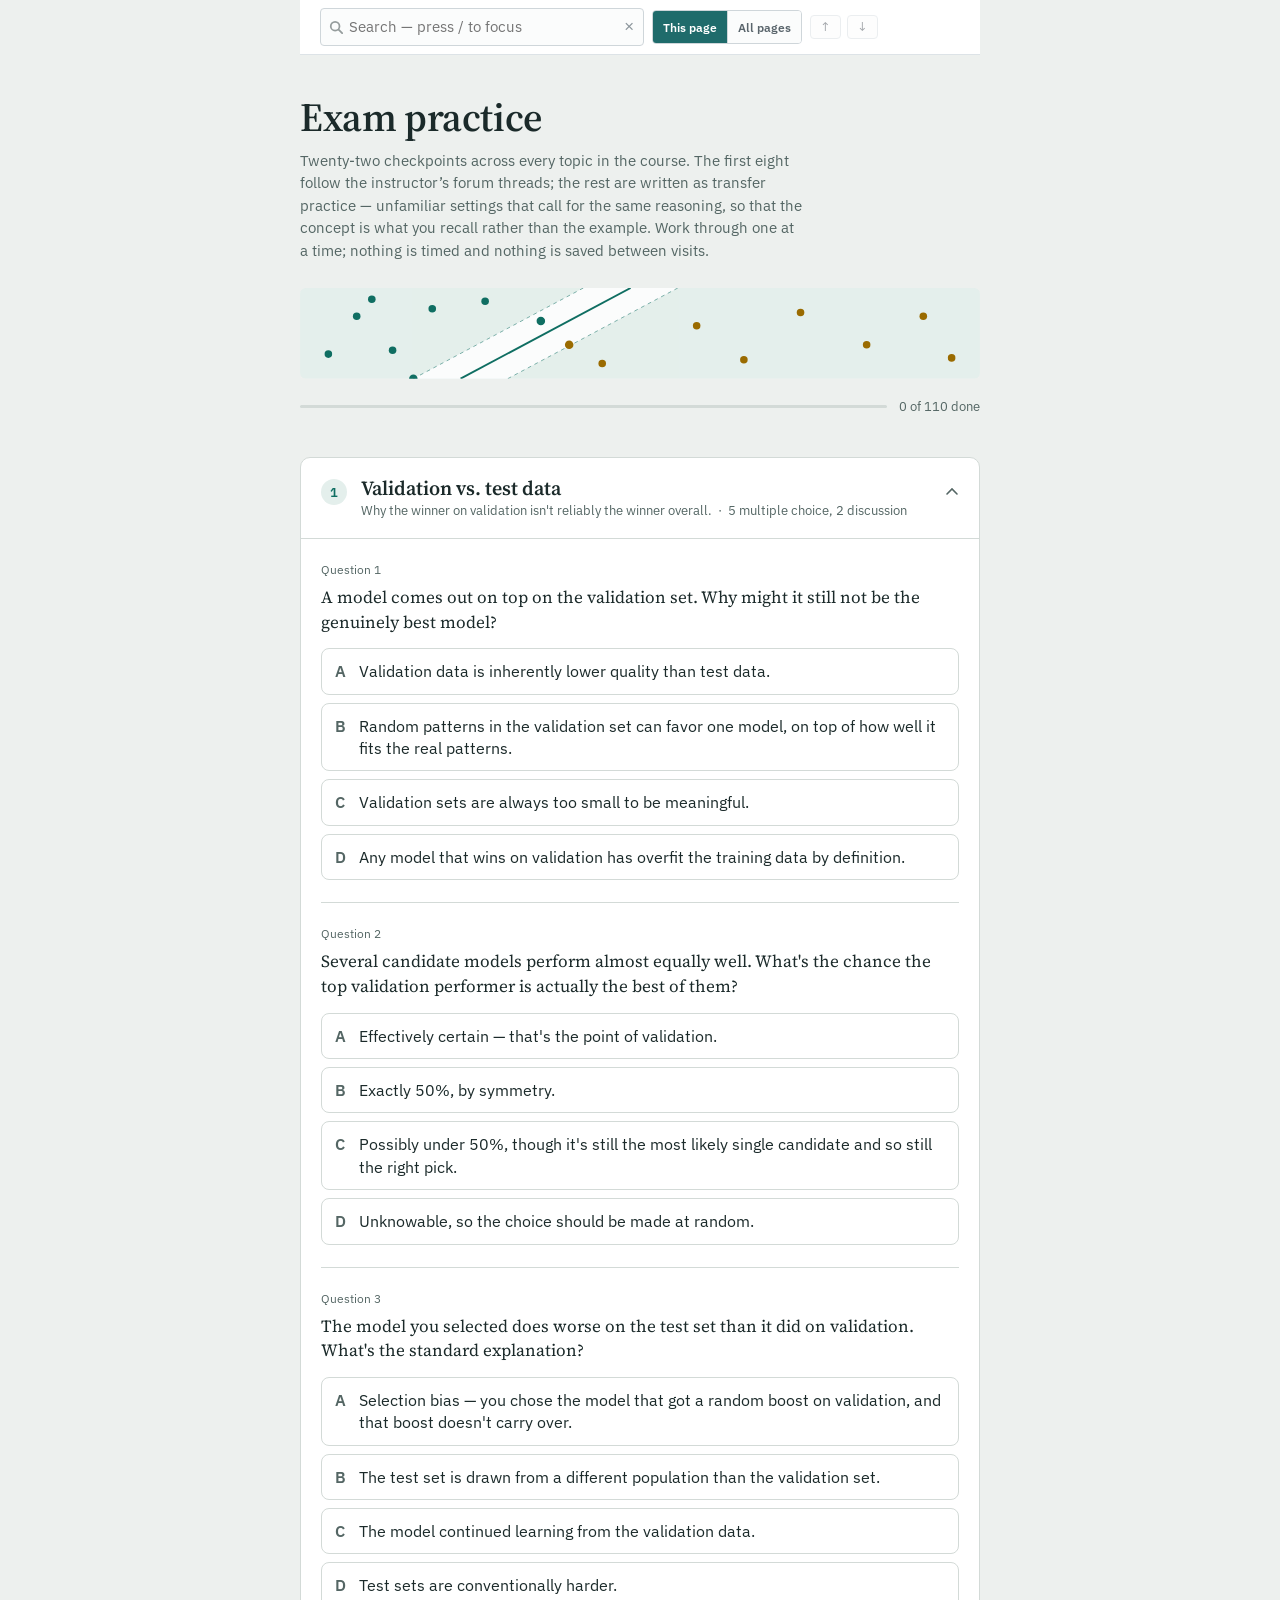
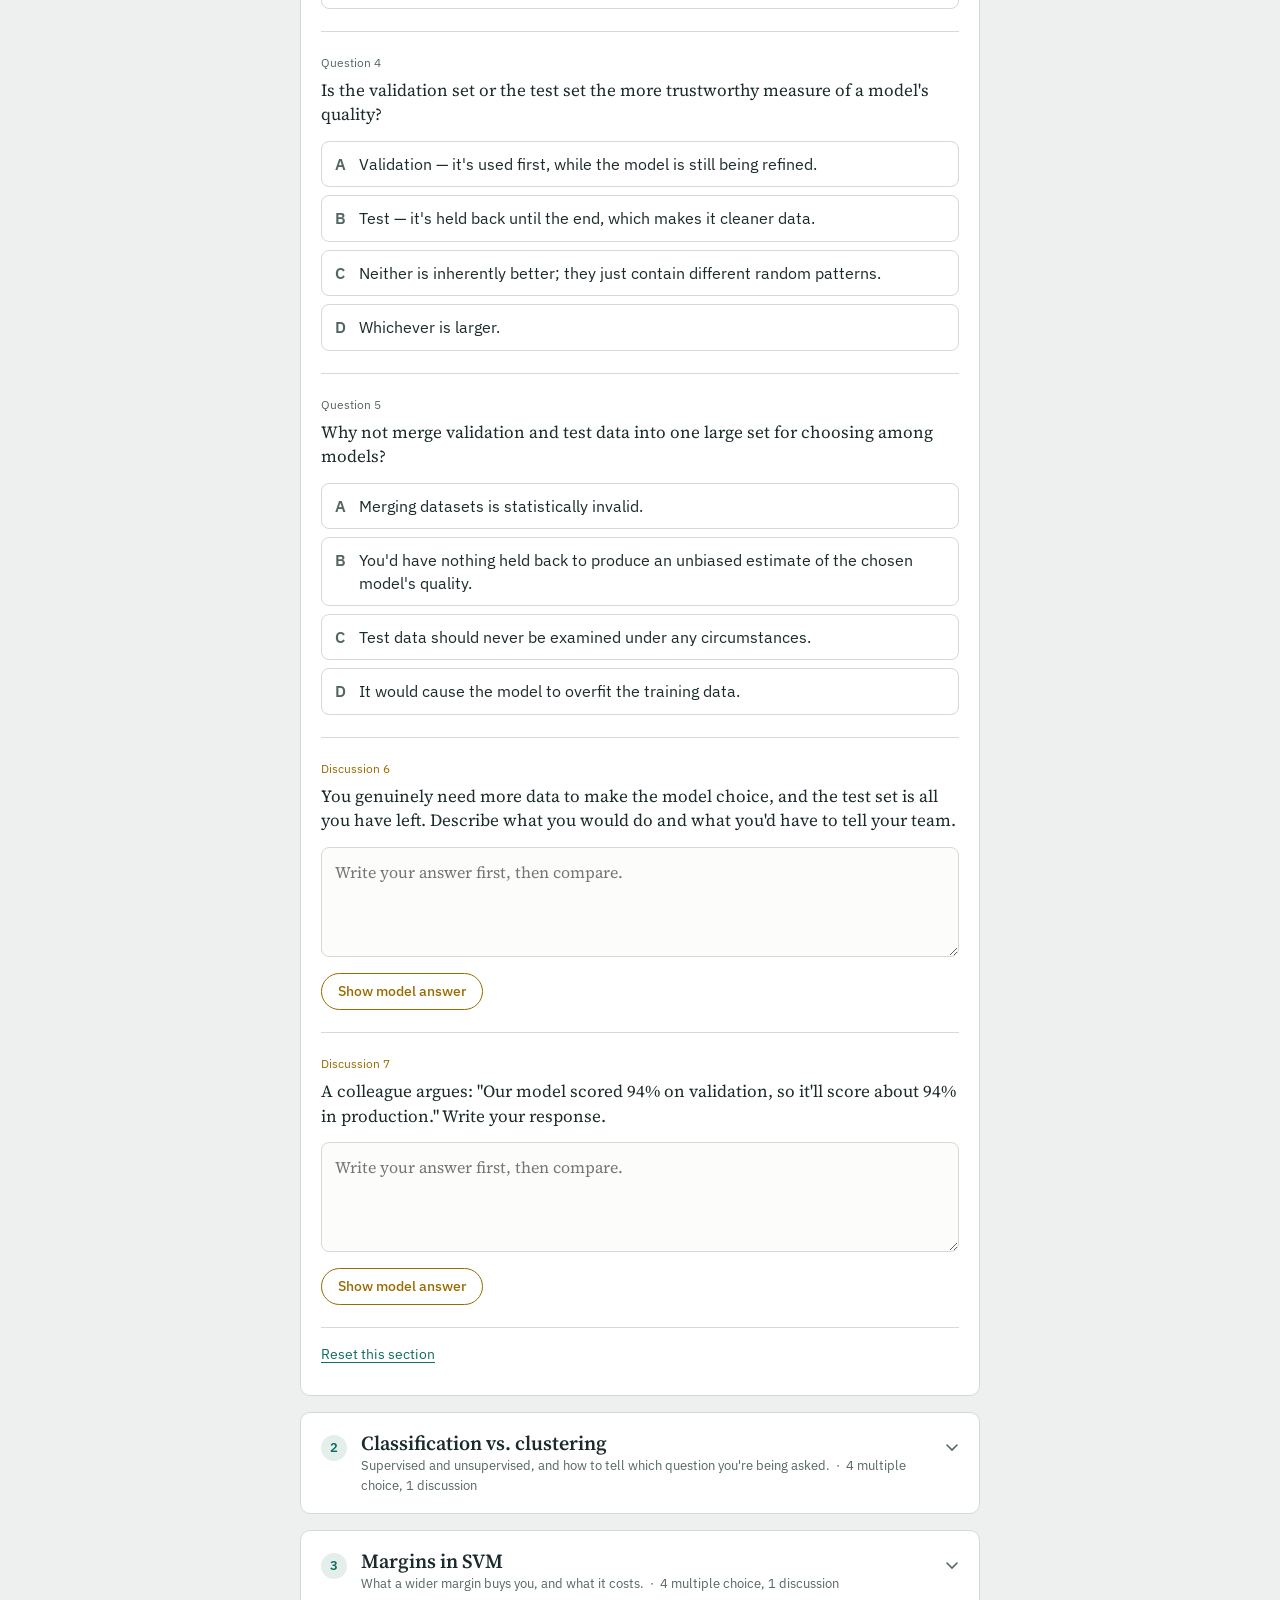
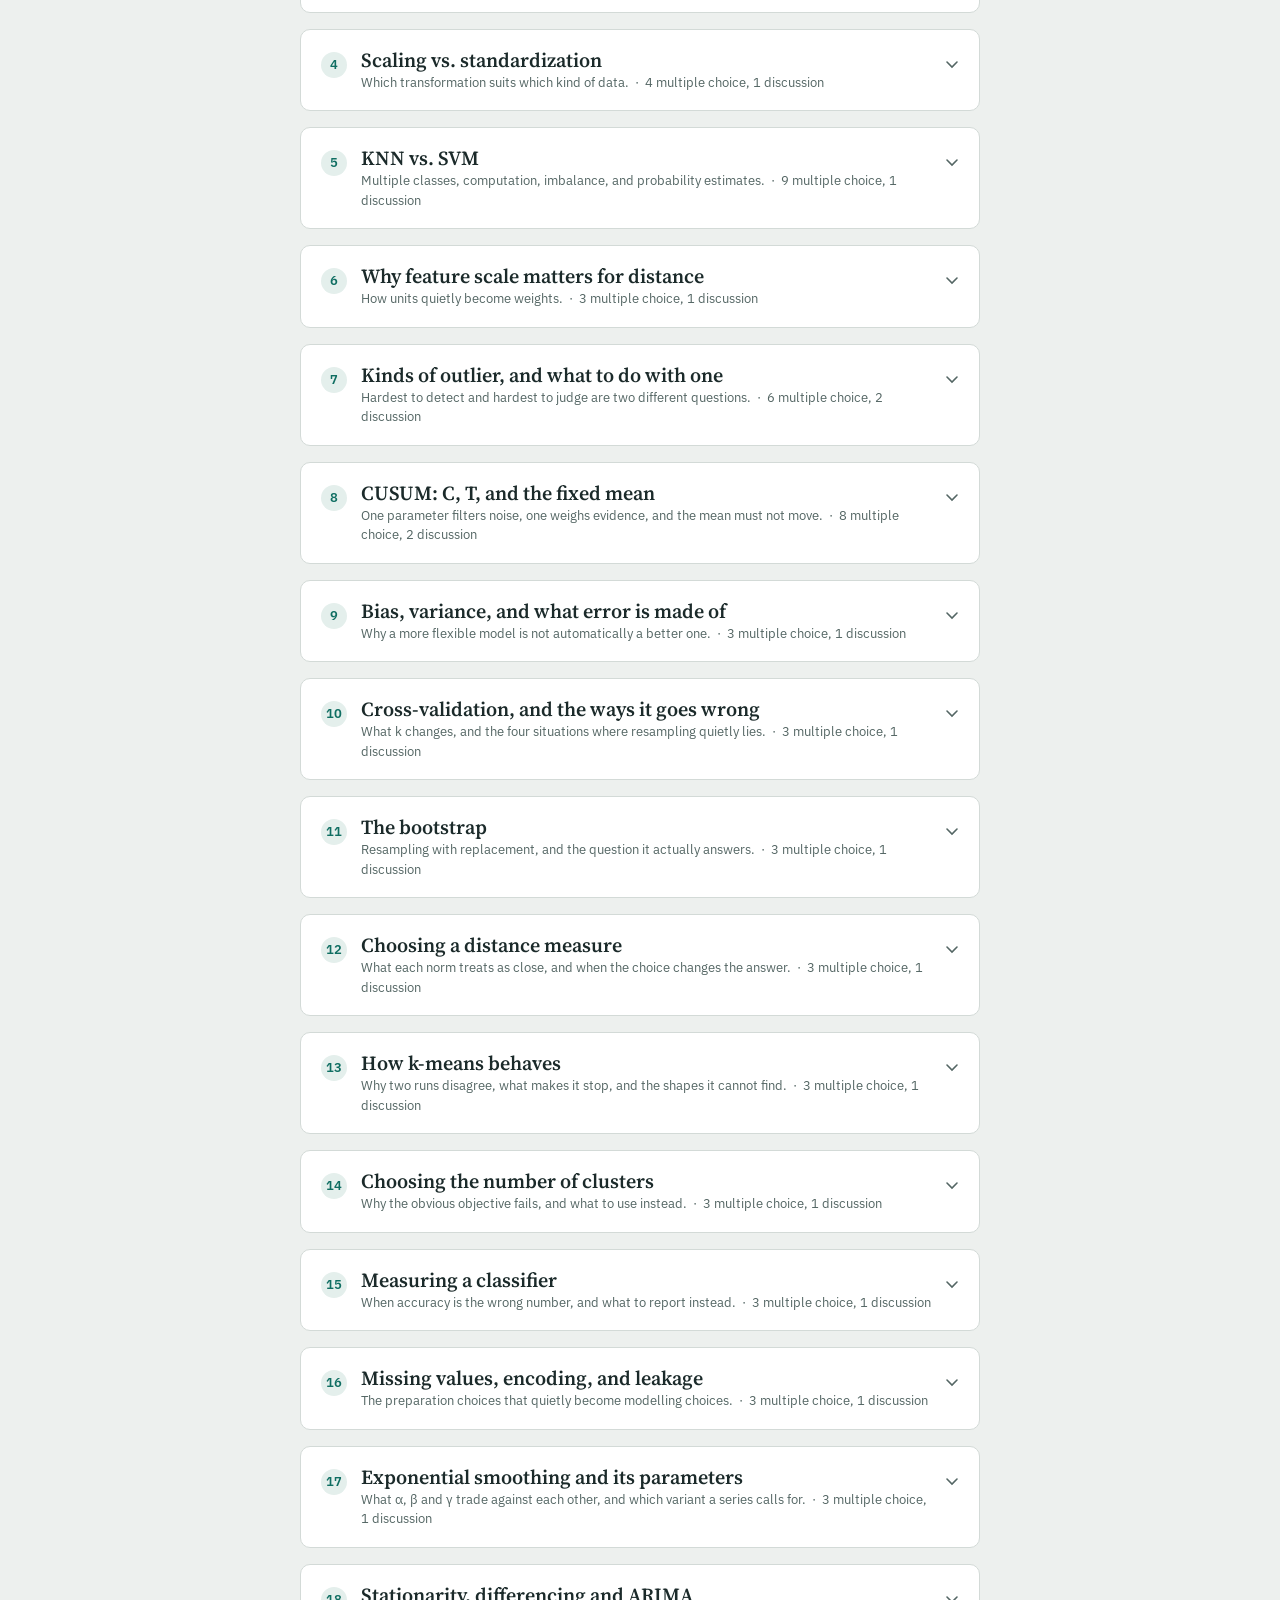
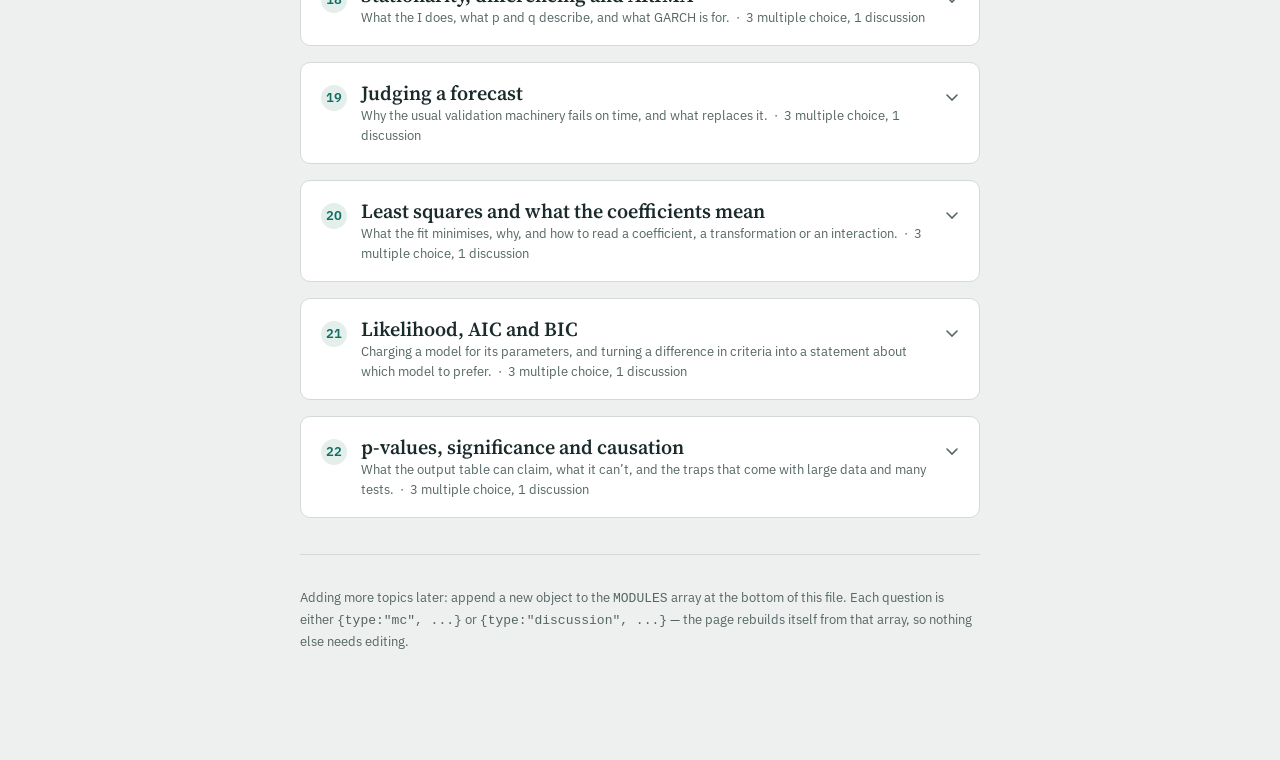
<file: exam-prep.html>
<!DOCTYPE html>
<html lang="en">
<head>
<meta charset="utf-8">
<meta name="viewport" content="width=device-width, initial-scale=1">
<title>Exam Practice — All Topics</title>
<link rel="preconnect" href="https://fonts.googleapis.com">
<link rel="preconnect" href="https://fonts.gstatic.com" crossorigin>
<link href="https://fonts.googleapis.com/css2?family=IBM+Plex+Sans:wght@400;500;600&family=Source+Serif+4:opsz,wght@8..60,400;8..60,600&display=swap" rel="stylesheet">
<style>
  :root{
    --paper:#EDF0EE;
    --card:#FFFFFF;
    --ink:#1B2A2A;
    --ink-soft:#546664;
    --rule:#D3DAD7;
    --teal:#0F6E62;
    --teal-wash:#E4EFEC;
    --mustard:#9A6B00;
    --mustard-wash:#F4EBD8;
    --wrong:#A33B2A;
    --wrong-wash:#F6E5E1;
    --sans:"IBM Plex Sans", system-ui, -apple-system, "Segoe UI", sans-serif;
    --serif:"Source Serif 4", Iowan Old Style, Palatino, Georgia, serif;
  }
  *{box-sizing:border-box}
  html{-webkit-text-size-adjust:100%}
  body{
    margin:0;background:var(--paper);color:var(--ink);
    font-family:var(--sans);font-size:16px;line-height:1.5;
  }
  .wrap{max-width:720px;margin:0 auto;padding:0 20px 96px}

  /* ---------- header ---------- */
  header{padding:40px 0 24px}
  h1{
    font-family:var(--serif);font-weight:600;
    font-size:clamp(28px,6vw,40px);line-height:1.12;
    letter-spacing:-.01em;margin:0 0 10px;max-width:15ch;
  }
  .sub{color:var(--ink-soft);font-size:15px;margin:0;max-width:56ch}

  .boundary{display:block;width:100%;height:auto;margin:26px 0 18px}

  .meter{display:flex;align-items:center;gap:12px;margin-top:4px}
  .meter-track{flex:1;height:3px;background:var(--rule);border-radius:2px;overflow:hidden}
  .meter-fill{height:100%;width:0;background:var(--teal);transition:width .35s ease}
  .meter-label{font-size:13px;color:var(--ink-soft);font-variant-numeric:tabular-nums;white-space:nowrap}

  /* ---------- module ---------- */
  .module{
    background:var(--card);border:1px solid var(--rule);
    border-radius:10px;margin-top:16px;overflow:hidden;
  }
  .module-head{
    width:100%;display:flex;gap:14px;align-items:baseline;text-align:left;
    background:none;border:0;padding:18px 20px;cursor:pointer;font:inherit;color:inherit;
  }
  .module-head:hover{background:#F7F9F8}
  .module-head:focus-visible{outline:2px solid var(--teal);outline-offset:-2px}
  .chip{
    flex:none;width:26px;height:26px;border-radius:50%;
    background:var(--teal-wash);color:var(--teal);
    font-size:13px;font-weight:600;display:grid;place-items:center;
    position:relative;top:2px;
  }
  .chip.done{background:var(--teal);color:#fff}
  .module-title{font-family:var(--serif);font-size:20px;font-weight:600;margin:0 0 3px;line-height:1.25}
  .module-meta{font-size:13px;color:var(--ink-soft);margin:0}
  .caret{margin-left:auto;flex:none;color:var(--ink-soft);transition:transform .2s ease;position:relative;top:4px}
  .module[open-state="open"] .caret{transform:rotate(180deg)}
  .module-body{display:none;padding:0 20px 8px;border-top:1px solid var(--rule)}
  .module[open-state="open"] .module-body{display:block}

  /* ---------- question ---------- */
  .q{padding:22px 0;border-bottom:1px solid var(--rule)}
  .q:last-child{border-bottom:0}
  .q-kind{font-size:12px;color:var(--ink-soft);margin:0 0 6px}
  .q-text{font-family:var(--serif);font-size:17px;line-height:1.45;margin:0 0 14px}

  .opts{display:flex;flex-direction:column;gap:8px}
  .opt{
    display:flex;gap:10px;align-items:flex-start;text-align:left;
    background:var(--card);border:1px solid var(--rule);border-radius:8px;
    padding:11px 13px;font:inherit;color:inherit;cursor:pointer;line-height:1.4;
  }
  .opt:hover:not(:disabled){border-color:var(--ink-soft)}
  .opt:focus-visible{outline:2px solid var(--teal);outline-offset:2px}
  .opt:disabled{cursor:default}
  .opt .mark{flex:none;font-weight:600;color:var(--ink-soft);min-width:14px}
  .opt.correct{background:var(--teal-wash);border-color:var(--teal)}
  .opt.correct .mark{color:var(--teal)}
  .opt.chosen-wrong{background:var(--wrong-wash);border-color:var(--wrong)}
  .opt.chosen-wrong .mark{color:var(--wrong)}
  .opt.dim{opacity:.5}

  /* flag for retesting */
  .flagrow{display:flex;align-items:center;gap:10px;margin-top:12px;flex-wrap:wrap}
  .flagrow[hidden]{display:none}
  .flagbtn{
    font-family:inherit;font-size:.78rem;font-weight:500;line-height:1.2;
    border:1px solid var(--rule);background:#fff;color:var(--ink-soft);
    border-radius:100px;padding:5px 12px;cursor:pointer;
    transition:border-color .15s,background .15s,color .15s;
  }
  .flagbtn:hover{border-color:var(--ink-soft);color:var(--ink)}
  .flagbtn[aria-pressed="true"]{background:#8a5a1c;border-color:#8a5a1c;color:#fff}
  .flagnote{font-family:inherit;font-size:.75rem;color:var(--ink-soft);line-height:1.35}
  .flagnote a{color:var(--ink)}
  .why{
    margin-top:12px;padding:13px 15px;border-radius:8px;
    background:var(--teal-wash);border-left:3px solid var(--teal);
    font-size:15px;line-height:1.55;
  }
  .why p{margin:0 0 8px}
  .why p:last-child{margin:0}
  .why.miss{background:var(--wrong-wash);border-left-color:var(--wrong)}

  /* ---------- discussion ---------- */
  .q.discussion .q-kind{color:var(--mustard)}
  textarea{
    width:100%;min-height:110px;resize:vertical;
    font-family:var(--serif);font-size:16px;line-height:1.5;color:var(--ink);
    background:#FCFCFB;border:1px solid var(--rule);border-radius:8px;padding:12px 13px;
  }
  textarea:focus{outline:2px solid var(--mustard);outline-offset:1px;border-color:transparent}
  .reveal{
    margin-top:10px;background:none;border:1px solid var(--mustard);color:var(--mustard);
    border-radius:999px;padding:7px 16px;font:inherit;font-size:14px;font-weight:500;cursor:pointer;
  }
  .reveal:hover{background:var(--mustard-wash)}
  .reveal:focus-visible{outline:2px solid var(--mustard);outline-offset:2px}
  .model-answer{
    margin-top:12px;padding:13px 15px;border-radius:8px;
    background:var(--mustard-wash);border-left:3px solid var(--mustard);
    font-size:15px;line-height:1.55;
  }
  .model-answer p{margin:0 0 8px}
  .model-answer p:last-child{margin:0}
  .model-answer strong{font-weight:600}

  .module-foot{padding:16px 0 22px;font-size:14px;color:var(--ink-soft)}
  .reset{
    background:none;border:0;color:var(--teal);font:inherit;font-size:14px;
    cursor:pointer;padding:0;text-decoration:underline;text-underline-offset:3px;
  }
  footer{margin-top:36px;padding-top:20px;border-top:1px solid var(--rule);
    font-size:13px;color:var(--ink-soft);line-height:1.6}

  @media (prefers-reduced-motion:reduce){
    *{transition:none !important}
  }
</style>
</head>
<body>
<div class="wrap">

<header>
  <h1>Exam practice</h1>
  <p class="sub">Twenty-two checkpoints across every topic in the course. The first eight follow the instructor’s forum threads; the rest are written as transfer practice — unfamiliar settings that call for the same reasoning, so that the concept is what you recall rather than the example. Work through one at a time; nothing is timed and nothing is saved between visits.</p>

  <svg class="boundary" viewBox="0 0 720 96" role="img" aria-label="Two classes of points separated by a boundary with a margin on either side">
    <defs>
      <clipPath id="frame"><rect x="0" y="0" width="720" height="96" rx="6"/></clipPath>
    </defs>
    <g clip-path="url(#frame)">
      <rect x="0" y="0" width="720" height="96" fill="#E4EFEC"/>
      <polygon points="120,96 300,0 400,0 220,96" fill="#ffffff" opacity=".85"/>
      <line x1="120" y1="96" x2="300" y2="0" stroke="#0F6E62" stroke-width="1" stroke-dasharray="4 4" opacity=".55"/>
      <line x1="220" y1="96" x2="400" y2="0" stroke="#0F6E62" stroke-width="1" stroke-dasharray="4 4" opacity=".55"/>
      <line x1="170" y1="96" x2="350" y2="0" stroke="#0F6E62" stroke-width="2"/>
      <g fill="#0F6E62">
        <circle cx="60" cy="30" r="4"/><circle cx="98" cy="66" r="4"/><circle cx="30" cy="70" r="4"/>
        <circle cx="140" cy="22" r="4"/><circle cx="196" cy="14" r="4"/><circle cx="76" cy="12" r="4"/>
        <circle cx="120" cy="96" r="4.5"/><circle cx="255" cy="35" r="4.5"/>
      </g>
      <g fill="#9A6B00">
        <circle cx="320" cy="80" r="4"/><circle cx="420" cy="40" r="4"/><circle cx="470" cy="76" r="4"/>
        <circle cx="530" cy="26" r="4"/><circle cx="600" cy="60" r="4"/><circle cx="660" cy="30" r="4"/>
        <circle cx="690" cy="74" r="4"/><circle cx="285" cy="60" r="4.5"/>
      </g>
    </g>
  </svg>

  <div class="meter">
    <div class="meter-track"><div class="meter-fill" id="meterFill"></div></div>
    <span class="meter-label" id="meterLabel">0 of 0 done</span>
  </div>
</header>

<main id="modules"></main>

<footer>
  <p>Adding more topics later: append a new object to the <code>MODULES</code> array at the bottom of this file. Each question is either <code>{type:"mc", ...}</code> or <code>{type:"discussion", ...}</code> — the page rebuilds itself from that array, so nothing else needs editing.</p>
</footer>

</div>

<script>
const MODULES = [
  {
    id: "validation-test",
    title: "Validation vs. test data",
    blurb: "Why the winner on validation isn't reliably the winner overall.",
    questions: [
      {
        type: "mc",
        text: "A model comes out on top on the validation set. Why might it still not be the genuinely best model?",
        options: [
          "Validation data is inherently lower quality than test data.",
          "Random patterns in the validation set can favor one model, on top of how well it fits the real patterns.",
          "Validation sets are always too small to be meaningful.",
          "Any model that wins on validation has overfit the training data by definition."
        ],
        answer: 1,
        why: "Every dataset carries its own random patterns alongside the real ones. A model can look best simply because it happens to fit the validation set's noise well. If those random effects are large relative to the real differences in model quality, the true best model may not be the one that wins."
      },
      {
        type: "mc",
        text: "Several candidate models perform almost equally well. What's the chance the top validation performer is actually the best of them?",
        options: [
          "Effectively certain — that's the point of validation.",
          "Exactly 50%, by symmetry.",
          "Possibly under 50%, though it's still the most likely single candidate and so still the right pick.",
          "Unknowable, so the choice should be made at random."
        ],
        answer: 2,
        why: "With several near-ties, the probability that any one of them is truly best is spread thin — the leader's share can fall below 50%. It remains the highest-probability choice, which is exactly why we select it. Being the best bet is not the same as being certain."
      },
      {
        type: "mc",
        text: "The model you selected does worse on the test set than it did on validation. What's the standard explanation?",
        options: [
          "Selection bias — you chose the model that got a random boost on validation, and that boost doesn't carry over.",
          "The test set is drawn from a different population than the validation set.",
          "The model continued learning from the validation data.",
          "Test sets are conventionally harder."
        ],
        answer: 0,
        why: "Picking the validation winner tilts your choice toward models that got lucky on that particular set, especially in a close call. On new data that luck disappears, so error comes in higher than the validation number led you to expect."
      },
      {
        type: "mc",
        text: "Is the validation set or the test set the more trustworthy measure of a model's quality?",
        options: [
          "Validation — it's used first, while the model is still being refined.",
          "Test — it's held back until the end, which makes it cleaner data.",
          "Neither is inherently better; they just contain different random patterns.",
          "Whichever is larger."
        ],
        answer: 2,
        why: "There's nothing intrinsically better about either set. Each contains different random patterns, and a given model may fit one set's noise better than the other's. Whatever wins on one may lose on the other, and there's no way to tell from the data which verdict is closer to the truth. The test set's value comes from being untouched during selection, not from being better data."
      },
      {
        type: "mc",
        text: "Why not merge validation and test data into one large set for choosing among models?",
        options: [
          "Merging datasets is statistically invalid.",
          "You'd have nothing held back to produce an unbiased estimate of the chosen model's quality.",
          "Test data should never be examined under any circumstances.",
          "It would cause the model to overfit the training data."
        ],
        answer: 1,
        why: "Merging gives you a bigger validation set and no test set. You'd select a model but have no untouched data left to estimate how good it actually is — and the estimate from the data you selected on is biased upward."
      },
      {
        type: "discussion",
        text: "You genuinely need more data to make the model choice, and the test set is all you have left. Describe what you would do and what you'd have to tell your team.",
        answer: "<p>Using the test data for selection is allowed — but you lose the unbiased quality estimate, and everyone relying on the result needs to know that.</p><p>Points to hit:</p><p><strong>What you gain:</strong> more data for the selection decision, which reduces the chance of picking a model that only looked good on a small sample.</p><p><strong>What you lose:</strong> no held-out data remains. Performance measured on data you selected on will most likely overstate the model's quality.</p><p><strong>What to communicate:</strong> state plainly that the reported figure is not an unbiased estimate and that performance on genuinely new data should be expected to be worse. The failure here isn't using the data this way — it's letting others read the number as if it were clean.</p>"
      },
      {
        type: "discussion",
        text: "A colleague argues: \"Our model scored 94% on validation, so it'll score about 94% in production.\" Write your response.",
        answer: "<p>The 94% is the score of the model that won a competition judged on that specific data. Two things inflate it:</p><p><strong>Selection bias.</strong> You didn't pick a model at random — you picked the one that scored highest, which favors whichever model best fit the validation set's random patterns as well as its real ones.</p><p><strong>The boost doesn't transfer.</strong> New data has different random patterns, so the portion of that 94% attributable to luck won't repeat.</p><p>The honest estimate is the test set score — untouched during selection, so no model earned an advantage on it. Production performance should be expected at or below that, not at the validation number.</p>"
      }
    ]
  },

  {
    id: "classification-clustering",
    title: "Classification vs. clustering",
    blurb: "Supervised and unsupervised, and how to tell which question you're being asked.",
    questions: [
      {
        type: "mc",
        text: "What is the core distinction between classification and clustering?",
        options: [
          "Classification is supervised — the correct answer is known for each point. Clustering is unsupervised — no correct answer is known.",
          "Classification handles two categories; clustering handles three or more.",
          "Classification uses linear boundaries; clustering uses nonlinear ones.",
          "Classification works on numeric predictors; clustering works on categorical ones."
        ],
        answer: 0,
        why: "Classification is supervised: each training point comes with its known correct label. Clustering is unsupervised: you have no correct answers, and the algorithm groups points by similarity alone."
      },
      {
        type: "mc",
        text: "How do the categories relate to the predictors in each approach?",
        options: [
          "In both, the categories are a separate variable from the predictors.",
          "In both, the categories are derived from the predictors.",
          "In classification the category is a separate variable from the predictors; in clustering the clusters are defined by the predictors through the model.",
          "In classification the category is derived from the predictors; in clustering it is supplied externally."
        ],
        answer: 2,
        why: "In classification, the label is a different variable entirely — \"repaid the loan or not\" is separate from predictors like income and credit score. In clustering there is no separate label variable: the clusters come out of the predictors via the model itself."
      },
      {
        type: "mc",
        text: "Which is phrased as a clustering question?",
        options: [
          "Will this applicant repay the loan?",
          "Which of these customers resemble each other?",
          "Is this transaction fraudulent?",
          "Does this email belong in spam?"
        ],
        answer: 1,
        why: "Classification questions sound like \"is this point this or that?\" or \"is it, or isn't it?\" — they presuppose defined categories. Clustering questions sound like \"which of these points are similar to each other?\" — the groups aren't known in advance."
      },
      {
        type: "mc",
        text: "A clustering homework assignment hands you the correct label for every data point. What does that tell you about clustering in practice?",
        options: [
          "Clustering requires labels; they're just usually implicit.",
          "The labels are there so you can see how the algorithm performed — in practice you usually wouldn't have them.",
          "The assignment is really a classification problem in disguise.",
          "Labels make clustering supervised whenever they're present."
        ],
        answer: 1,
        why: "The labels are a teaching device: they let you check the algorithm's output against the truth. Real clustering problems generally arrive without any correct answer to check against — which is what makes evaluating a clustering result harder than evaluating a classifier."
      },
      {
        type: "discussion",
        text: "For each, say whether it's classification or clustering and why: (a) flagging transactions as fraudulent using past confirmed fraud cases, (b) segmenting a customer base into groups for marketing, (c) predicting loan repayment from income and credit score.",
        answer: "<p><strong>(a) Classification.</strong> Past confirmed cases give you the correct answer for each training point, and \"fraudulent or not\" is a variable separate from the transaction's features. The question is \"is it, or isn't it?\"</p><p><strong>(b) Clustering.</strong> No correct segment exists for any customer beforehand. The groups emerge from the predictors through the model. The question is \"which customers resemble each other?\"</p><p><strong>(c) Classification.</strong> Repayment history is a known outcome, and it's a different variable from the predictors income and credit score.</p><p>The useful test: ask whether the categories exist independently of the predictors, or whether the model has to invent them.</p>"
      }
    ]
  },

  {
    id: "margins",
    title: "Margins in SVM",
    blurb: "What a wider margin buys you, and what it costs.",
    questions: [
      {
        type: "mc",
        text: "In hard classification, why prefer a wider margin?",
        options: [
          "It reduces the number of support vectors needed.",
          "It gives more confidence points are classified correctly and tolerates imprecision in the recorded data.",
          "It guarantees zero training error.",
          "It makes the model train faster."
        ],
        answer: 1,
        why: "A wider margin gives more surety about each classification, and it absorbs data that isn't quite right. If someone reports income as $50,000 when the true figure is $49,872, a wide margin makes it more likely the point still lands on the correct side."
      },
      {
        type: "mc",
        text: "Someone reports their income as $50,000 when it's really $49,872. What does this example illustrate about margin width?",
        options: [
          "That income should never be used as a predictor.",
          "That measurement error means a point near a tight boundary may be classified wrongly — a wider margin absorbs the imprecision.",
          "That the data should be rounded before modeling.",
          "That the model needs more training data."
        ],
        answer: 1,
        why: "Recorded data is often approximate. Under a narrow margin, small reporting errors can push points across the boundary. A wider margin keeps points correctly classified despite that imprecision."
      },
      {
        type: "mc",
        text: "In soft classification, a wider margin may produce more errors on the data you're fitting. What's the argument for accepting that?",
        options: [
          "Training errors don't matter in soft classification.",
          "The resulting model is more certain about new points and less swayed by individual points that may sit in the 'wrong' place due to randomness or an incomplete model.",
          "It always improves accuracy on the test set.",
          "More errors mean the model is more conservative by construction."
        ],
        answer: 1,
        why: "Widening the margin de-emphasizes the exact position of individual points. Since some of those points sit where they do because of randomness or because the model is incomplete, being less influenced by them yields a model more confident about classifying new data."
      },
      {
        type: "mc",
        text: "What's the cost of down-weighting those individual points?",
        options: [
          "The model becomes computationally expensive.",
          "The margin can no longer be computed.",
          "Those points may carry real information, so giving them less weight can hurt precision in close cases.",
          "The model can only handle two classes."
        ],
        answer: 2,
        why: "Not every awkwardly-placed point is noise — some are genuine signal about where the boundary belongs. Discounting them costs you precision exactly where decisions are tightest."
      },
      {
        type: "discussion",
        text: "Lay out the full trade-off in choosing margin width for a soft-classification problem. When would you lean wide, and when narrow?",
        answer: "<p><strong>Lean wide when:</strong> your measurements are imprecise or self-reported; you suspect the model is missing predictors, so odd points are likely artifacts rather than signal; you care most about confident classification of new points; the data is noisy enough that individual positions shouldn't be trusted.</p><p><strong>Lean narrow when:</strong> the data is accurately measured; boundary-adjacent points are believed to carry real information about where the division belongs; precision in close cases is what the decision depends on.</p><p><strong>The underlying tension:</strong> a wider margin trades fit on the data you have for robustness on data you don't. Accepting more errors on the training data buys a model less hostage to any particular point's location. The judgment call is whether awkward points are noise (widen) or signal (narrow) — and that's a question about your data and your model, not one the algorithm can settle for you.</p>"
      }
    ]
  },

  {
    id: "scaling",
    title: "Scaling vs. standardization",
    blurb: "Which transformation suits which kind of data.",
    questions: [
      {
        type: "mc",
        text: "When is scaling generally the more appropriate choice?",
        options: [
          "When the data is roughly normally distributed.",
          "When the data has natural bounds — age, SAT score, a probability, RGB values — especially with points at or near those bounds.",
          "When the data contains many outliers.",
          "Whenever the units are large."
        ],
        answer: 1,
        why: "Scaling suits bounded data. Age, SAT scores, probabilities and RGB values all have known floors and ceilings, and the case is strongest when observations sit close to those limits."
      },
      {
        type: "mc",
        text: "When is standardization generally more appropriate?",
        options: [
          "For unbounded data that reasonably fits a normal distribution — distance, income.",
          "For data confined to a fixed interval.",
          "For categorical predictors.",
          "Only when features share the same units."
        ],
        answer: 0,
        why: "Standardization suits data without hard bounds that's a reasonable fit for a normal distribution, such as distance or income. If the data fits some other distribution, standardizing to that distribution instead is an option."
      },
      {
        type: "mc",
        text: "Income is mostly well-behaved but has a handful of extreme values far from the rest. What's a sensible approach?",
        options: [
          "Scale the raw data including the extremes.",
          "Drop the feature entirely.",
          "Remove the outliers, then scale the remainder.",
          "Standardize twice."
        ],
        answer: 2,
        why: "Combination cases are common. When data is mostly in a nice bounded distribution but a few points sit far away, removing those outliers and scaling the rest often works better than forcing one transformation on everything."
      },
      {
        type: "mc",
        text: "What does it mean to take z-scores from −3 to +3 and map that range onto 0 to 1?",
        options: [
          "A mistake — the two methods can't be combined.",
          "A hybrid: standardize to z-scores, cap at a sensible range, then scale that range to a fixed interval.",
          "A way of removing the mean without changing the variance.",
          "Standard practice for categorical data."
        ],
        answer: 1,
        why: "Rather than standardizing the raw values and stopping there, you take a reasonable band of z-scores — say −3 to +3 standard deviations — and scale that band to a 0-to-1 range. It blends both approaches and bounds the result."
      },
      {
        type: "discussion",
        text: "For each, pick scaling or standardization and defend it: (a) SAT scores, (b) household income, (c) probability of a device failing, (d) distance from a warehouse to a customer.",
        answer: "<p><strong>(a) SAT scores — scaling.</strong> Hard bounds at both ends, and real students score at or near the ceiling, so the bounds are meaningful rather than theoretical.</p><p><strong>(b) Household income — depends on the tail.</strong> Unbounded above and reasonably normal through the bulk, so standardization is the default. But with a long tail of extreme earners, removing outliers and scaling the rest may work better. This is the textbook combination case.</p><p><strong>(c) Failure probability — scaling.</strong> Bounded to [0, 1] by definition, with real observations sitting at or near zero.</p><p><strong>(d) Distance — standardization.</strong> No natural upper bound and a plausible fit to a normal distribution.</p><p><strong>The general test:</strong> are the bounds real and does data actually reach them? If so, scale. If the values run free and the distribution is roughly normal, standardize. If it fits a different distribution, standardizing to that distribution is also on the table.</p>"
      }
    ]
  },

  {
    id: "knn-svm",
    title: "KNN vs. SVM",
    blurb: "Multiple classes, computation, imbalance, and probability estimates.",
    questions: [
      {
        type: "mc",
        text: "You need to distinguish among five classes. Why does this favor KNN?",
        options: [
          "SVM cannot handle more than two classes under any formulation.",
          "KNN is more flexible with multiple classes; multi-class SVM methods exist but aren't commonly used.",
          "KNN converges faster with more classes.",
          "SVM requires classes to be balanced."
        ],
        answer: 1,
        why: "KNN handles multiple classes naturally. SVM approaches for multiple classes do exist — for example running a separate model for each class k to separate \"class k\" from \"not class k\" — but they aren't commonly used."
      },
      {
        type: "mc",
        text: "The data has meaningful pockets of one class surrounded by another. Which method suits this better?",
        options: [
          "SVM, since the pockets become support vectors.",
          "KNN, which handles pockets of one color inside another.",
          "Neither can represent pockets.",
          "Both handle it identically."
        ],
        answer: 1,
        why: "KNN classifies by local neighborhood, so a pocket of one class embedded inside another is no problem. A separating-surface approach has more trouble carving out enclosed regions."
      },
      {
        type: "mc",
        text: "A credit-card system must approve or decline transactions in real time, at high volume. Which method has the computational edge, and why?",
        options: [
          "KNN — classification is just a lookup.",
          "SVM — once trained, classification is cheap, whereas KNN must find the k nearest training points for every new query.",
          "KNN — it requires no training phase.",
          "They're equivalent at prediction time."
        ],
        answer: 1,
        why: "SVM is easier to compute with at prediction time. KNN has to locate the k nearest training points for each new point it classifies, which becomes a real constraint when queries arrive constantly and answers are needed immediately. Heuristics can help, but the fundamental cost is there."
      },
      {
        type: "mc",
        text: "Your dataset has far more \"yes\" points than \"no\" points. What happens to KNN?",
        options: [
          "Nothing — KNN is unaffected by class balance.",
          "It becomes more likely to predict \"yes\", and increasingly so as k grows.",
          "It becomes more likely to predict \"no\" to compensate.",
          "It refuses to classify points in sparse regions."
        ],
        answer: 1,
        why: "With one class dominating, any given neighborhood is likely to be majority \"yes\" simply by prevalence, and larger k pulls in more of the abundant class. The bias toward the common class gets worse as k increases."
      },
      {
        type: "mc",
        text: "Which are legitimate approaches to an unbalanced dataset?",
        options: [
          "Increase k until the imbalance averages out.",
          "Scale up the rare class by duplicating points or generating similar new ones, or scale down the common class by repeatedly sampling from it.",
          "Delete the rare class and model only the common one.",
          "Switch to a distance metric that ignores class counts."
        ],
        answer: 1,
        why: "Two families of fixes: build the rare class up (duplicate its points exactly or approximately, or synthesize points similar to existing ones), or cut the common class down (take small random samples, run the model, repeat across many samples). None is perfect and each has drawbacks — but unbalanced data is often the reality, and you do the best you can."
      },
      {
        type: "mc",
        text: "How does KNN produce a probability estimate?",
        options: [
          "By the distance from the point to the decision boundary.",
          "By the count of neighbors in a class divided by k — 5 of 7 gives 5/7.",
          "It cannot produce probabilities.",
          "By the training-set base rate of each class."
        ],
        answer: 1,
        why: "The estimate comes free: neighbors in the class over k. With k=7 and 5 \"yes\" neighbors, that's 5/7. You can also weight neighbors by proximity. The estimate is unreliable at the extremes though — 7 out of 7 doesn't really mean 100%."
      },
      {
        type: "mc",
        text: "And for SVM?",
        options: [
          "Straightforward — the margin width is the probability.",
          "Harder; probability might be based on the point's distance from the classifier.",
          "Identical to KNN's method.",
          "SVM outputs calibrated probabilities directly."
        ],
        answer: 1,
        why: "SVM is a little harder here. There's no built-in count to convert into a proportion, so probability tends to be modeled as some function of how far the point sits from the separating boundary."
      },
      {
        type: "mc",
        text: "You want conservative classification — very reluctant to call something red unless it clearly is. How do you do this in KNN with k=7?",
        options: [
          "Reduce k to 1.",
          "Shift the threshold: require 6 or 7 red neighbors to call it red, while 2 or more blue neighbors calls it blue.",
          "Widen the margin.",
          "Weight all neighbors equally."
        ],
        answer: 1,
        why: "SVM gives conservative solutions when you want to be sure you're not erring in one particular direction, and KNN can do the same by moving the threshold off the majority rule. Instead of 4-of-7 deciding either way, demand 6 or 7 red neighbors for a red call while 2 blue neighbors suffices for blue."
      },
      {
        type: "mc",
        text: "Whatever model you try, the classes stay thoroughly mixed. What's the most likely diagnosis?",
        options: [
          "The model needs a nonlinear kernel.",
          "The chosen predictors probably aren't good predictors of the classification — the problem is the meta-model, not the model.",
          "k is set too low.",
          "The data needs rescaling."
        ],
        answer: 1,
        why: "If the predictors fail to separate the classes even allowing nonlinear separators, more modeling won't rescue it. That's a signal to reconsider the underlying assumption that these particular features predict the classification at all."
      },
      {
        type: "discussion",
        text: "You're choosing between KNN and SVM for a fraud detection system. Walk through the factors and land on a recommendation.",
        answer: "<p><strong>Points toward SVM:</strong> classification must happen in real time at high volume, and KNN's per-query search for the k nearest training points is expensive exactly where latency matters. SVM does its work up front.</p><p><strong>Points toward KNN:</strong> if fraud forms distinct pockets within otherwise normal activity, neighborhood classification captures that well. It also hands you a probability estimate directly, which is useful if the decision is a threshold on risk rather than a hard yes or no.</p><p><strong>The imbalance problem:</strong> fraud is rare, and KNN under imbalance will lean heavily toward the majority \"legitimate\" class, worsening as k grows. You'd need to rebalance — build the fraud class up or sample the legitimate class down — before KNN is usable.</p><p><strong>The conservative-direction question:</strong> which error is worse, blocking a good transaction or allowing a bad one? Both methods can be tuned for asymmetry — SVM naturally, KNN by shifting the neighbor threshold.</p><p><strong>Recommendation:</strong> the throughput requirement is usually decisive, so SVM. If probability estimates or local pockets matter enough to override that, KNN with rebalancing and a shifted threshold — accepting the computational cost and any heuristics needed to manage it.</p>"
      }
    ]
  },

  {
    id: "feature-scales",
    title: "Why feature scale matters for distance",
    blurb: "How units quietly become weights.",
    questions: [
      {
        type: "mc",
        text: "Why must features be put on comparable scales before a distance-based method like KNN?",
        options: [
          "Because the algorithm can't process negative numbers.",
          "Because each feature's natural numeric scale effectively weights its contribution to the distance.",
          "Because distance can only be computed on standardized data.",
          "Because unscaled features slow computation."
        ],
        answer: 1,
        why: "Features arrive on whatever scale their units imply, and those scales act as weights inside the distance calculation. A feature that happens to produce larger numbers dominates what counts as \"nearest\" — a weighting you never chose."
      },
      {
        type: "mc",
        text: "You're estimating transportation cost from warehouse-to-customer distance in millimeters and factory-to-warehouse distance in kilometers. What goes wrong?",
        options: [
          "Nothing — both are distances, so they're comparable.",
          "The millimeter feature produces numbers roughly a million times larger, so its differences dominate the distance and KNN weights it far more heavily.",
          "The kilometer feature dominates because it covers more ground.",
          "The model fails to converge."
        ],
        answer: 1,
        why: "The millimeter measurements are on the order of a million times larger than the kilometer ones. Differences in that feature look correspondingly bigger, so a KNN-type algorithm weights it far more when deciding what's nearest — even though nothing about the problem says it deserves more weight."
      },
      {
        type: "mc",
        text: "The predictors are also called features, variables, or factors. Which of these methods is sensitive to their relative scales?",
        options: [
          "Only KNN.",
          "Only SVM.",
          "Any method whose decisions depend on distances between points.",
          "None — scale never affects model behavior."
        ],
        answer: 2,
        why: "The issue is structural rather than specific to one algorithm: as soon as a method decides using distances between points, the units of each feature become weights in that calculation."
      },
      {
        type: "discussion",
        text: "Explain to someone new to modeling why a feature measured in a small unit can silently take over a KNN model, and what to do about it.",
        answer: "<p><strong>The mechanism:</strong> KNN classifies a new point by finding its nearest training points, and \"nearest\" means summing differences across all features. A feature measured in millimeters produces differences roughly a million times larger than the same physical quantity in kilometers. Those large differences dominate the total, so the model is effectively deciding on that one feature.</p><p><strong>Why it's easy to miss:</strong> nothing errors out. The model trains, predicts, and reports a number. You've applied a heavy weighting you never chose and probably wouldn't have.</p><p><strong>The fix:</strong> transform every feature to a comparable range before computing distances — scale bounded features, standardize unbounded roughly-normal ones. Then the distance reflects what you intended rather than an accident of units.</p><p><strong>The general lesson:</strong> in any distance-based method, choosing units is choosing weights. Making that choice deliberately is part of the modeling.</p>"
      }
    ]
  }
  ,{
    id: "outliers",
    title: "Kinds of outlier, and what to do with one",
    blurb: "Hardest to detect and hardest to judge are two different questions.",
    questions: [
      {
        type: "mc",
        text: "Which type of outlier is hardest to detect, and why?",
        options: [
          "Point outliers, because a single wrong value hides easily in a large dataset.",
          "Contextual outliers, because context is a matter of opinion.",
          "Collective outliers, because no individual point looks unusual — only the group does.",
          "All three are equally hard; detection difficulty depends only on dataset size."
        ],
        answer: 2,
        why: "A collective outlier is a set of points that is anomalous as a group while each member looks ordinary. There is nothing for a distance-based test to flag. You may know something is missing without being able to say what or where, which is exactly what makes them the hardest to find."
      },
      {
        type: "mc",
        text: "How can potential point outliers be identified?",
        options: [
          "By calculating the distance between each point and the nearest other point to it, and flagging unusually large values.",
          "By retraining the model without each point and comparing accuracy.",
          "By checking whether the value is physically possible.",
          "Only by manual inspection — there is no systematic method."
        ],
        answer: 0,
        why: "Looking at the distance of a point from all the others — for instance the distance to its nearest neighbour — exposes points sitting far from everything else. Contextual outliers can often be found the same way, once 'nearest' is taken within the relevant context."
      },
      {
        type: "mc",
        text: "Which type is hardest to deal with once you have identified it?",
        options: [
          "Point outliers, because removing them changes the mean.",
          "Contextual outliers, because it is often hard to tell bad data from correct-but-irrelevant data from correct-and-relevant data.",
          "Collective outliers, because they are hardest to detect.",
          "None — once an outlier is identified, the handling is mechanical."
        ],
        answer: 1,
        why: "Detection difficulty and handling difficulty rank differently. Collective outliers are hardest to find; contextual outliers are hardest to rule on, because deciding which of the three verdicts applies is a judgement the data cannot make for you."
      },
      {
        type: "mc",
        text: "You have determined that a point is an outlier. What are the three possible verdicts?",
        options: [
          "Keep, delete, or impute a replacement value.",
          "Point, contextual, or collective.",
          "Bad/incorrect data; correct data not relevant to the question; correct data that is relevant to the question.",
          "Statistically significant, borderline, or negligible."
        ],
        answer: 2,
        why: "The first should be thrown out as an error. The second is real data that is not about what you are modelling, and can be thrown out. The third is real and relevant, and should be retained however inconvenient it is."
      },
      {
        type: "mc",
        text: "Two of the three verdicts concern data that is correct. What distinguishes them?",
        options: [
          "How far the value sits from the mean.",
          "Whether the data point is relevant to the question being modelled.",
          "Whether the value was measured or self-reported.",
          "Whether the dataset is large enough to absorb the point."
        ],
        answer: 1,
        why: "Both are correct data, so no test of data quality can separate them. Only knowing what question the model answers decides whether the point belongs in the analysis — which is why an automatic deletion rule cannot make this call."
      },
      {
        type: "mc",
        text: "A cleaning script drops every point whose nearest-neighbour distance exceeds a fixed threshold, and the data is declared outlier-free. What is the most serious problem?",
        options: [
          "The threshold should have been a percentage rather than an absolute distance.",
          "Collective outliers go undetected, and every flagged point is treated as bad data when some may be correct and relevant.",
          "Nearest-neighbour distance is not a valid outlier measure.",
          "Nothing — this is standard practice."
        ],
        answer: 1,
        why: "Two failures at once. The test cannot see collective outliers, because their members sit close to their neighbours, so 'outlier-free' is unsupported. And deleting on detection applies the 'bad data' verdict to every flagged point, including points that are correct and relevant to the question."
      },
      {
        type: "discussion",
        text: "A teammate says collective outliers are 'the hardest type, full stop'. Explain what is right and what is missing in that claim.",
        answer: "<p><strong>What is right:</strong> collective outliers are the hardest to <em>detect</em>. A set of points can be anomalous as a group while every individual member looks ordinary, so the distance-based reasoning that finds point outliers — and, applied within context, many contextual ones — has nothing to point at. You may know something is missing without knowing what or where.</p><p><strong>What is missing:</strong> detection is only half the problem. Once an outlier is identified it still has to be adjudicated, and there contextual outliers are the difficult ones: working out whether a point is bad data, correct data that should not be used in the model, or correct data that should be used is often genuinely hard.</p><p><strong>The correction:</strong> 'hardest' needs a qualifier. Hardest to find is collective; hardest to judge is contextual. An answer that names one type without saying hardest at what has answered half the question.</p>"
      },
      {
        type: "discussion",
        text: "Work the three verdicts on a single example: a $40,000 charge flagged on a credit card whose typical transaction is under $100. Show how the same flagged point can land in any of the three categories.",
        answer: "<p><strong>Verdict 1 — bad data.</strong> The amount was mis-keyed, or a currency conversion was applied twice, or a test transaction leaked into the production feed. The value never happened. Throw it out.</p><p><strong>Verdict 2 — correct but not relevant.</strong> The charge is genuine: a corporate account settling a supplier invoice, sitting in a dataset you are using to model ordinary consumer spending. The data is right; it is not about the question. It can be thrown out.</p><p><strong>Verdict 3 — correct and relevant.</strong> The charge is a genuine fraudulent transaction and the model is being built to catch fraud. Here the outlier is the phenomenon. Dropping it removes the signal you are trying to learn.</p><p><strong>The point of the exercise:</strong> the second and third look identical in the data — both are correct values, both are extreme. Nothing about the number distinguishes them. Only the question the model answers does, which is why 'flagged, therefore deleted' is not a defensible cleaning policy.</p>"
      }
    ]
  },
  {
    id: "cusum",
    title: "CUSUM: C, T, and the fixed mean",
    blurb: "One parameter filters noise, one weighs evidence, and the mean must not move.",
    questions: [
      {
        type: "mc",
        text: "In a CUSUM set up to detect an increase, what is the effect of raising T?",
        options: [
          "Changes are detected faster, and false alarms become more likely.",
          "Changes take longer to detect, but the model is less likely to declare a change that has not happened.",
          "The running total resets more often.",
          "The mean is re-estimated using more data."
        ],
        answer: 1,
        why: "A higher T means the running total has to get larger before a change is declared. Detection is slower, but it is less likely that a total driven up by randomness alone will trip the threshold. T governs how sensitive the model is to changes."
      },
      {
        type: "mc",
        text: "What role does C play when the running total is updated?",
        options: [
          "It is added to each observation to correct for bias.",
          "It is subtracted, so the total only grows when an observation exceeds the mean by more than C.",
          "It sets the number of observations kept in the running window.",
          "It scales the threshold in proportion to the sample size."
        ],
        answer: 1,
        why: "C is subtracted from the deviation, so even an observation above the mean adds nothing unless it is more than C above it. That is how C removes the effect of ordinary variability before it can accumulate."
      },
      {
        type: "mc",
        text: "The process you are monitoring has a lot of natural random variation. What follows for C?",
        options: [
          "C should be lower, to make the detector more responsive.",
          "C should be higher, so that randomly above-mean observations do not build the total.",
          "C should be set to zero and the variability handled entirely by T.",
          "C is unrelated to variability; only T responds to it."
        ],
        answer: 1,
        why: "With high variability you want to ignore the occasions when randomness alone pushes an observation above the mean. A higher C does that. Where there is little variability, C can be lower, because randomness will not push observations far above the mean on its own."
      },
      {
        type: "mc",
        text: "Why not simply set C = 0 and use a larger T to control false alarms?",
        options: [
          "Because a CUSUM is mathematically undefined when C = 0.",
          "Because T cannot be set above one standard deviation.",
          "Because random runs above the mean accumulate in full, forcing T high — which then delays detection of a real, fast change.",
          "Because C and T must always be equal."
        ],
        answer: 2,
        why: "Observations are sometimes randomly above the mean for several periods in a row, which is not unlikely across many observations. With C = 0 those excursions accumulate, so avoiding a false alarm requires a high T. A genuine fast change then also has to climb that inflated threshold, so it is detected later. Handling the variability with C lets T stay low and catches the fast change sooner."
      },
      {
        type: "mc",
        text: "Which description of the division of labour between C and T is correct?",
        options: [
          "C filters each observation before it enters the total; T sets how much accumulated evidence is required.",
          "C sets the alarm level; T absorbs noise in each observation.",
          "Both do the same job, so either one can be tuned and the other fixed.",
          "C applies to increases and T applies to decreases."
        ],
        answer: 0,
        why: "They act at different stages, which is why one cannot substitute for the other. C stops ordinary wobble entering the running total at all; T judges the evidence that survives that filter. Collapsing both into T alone forces T to be large, which is what costs detection speed."
      },
      {
        type: "mc",
        text: "Should the mean be recalculated as each new observation arrives?",
        options: [
          "Yes — a current mean keeps the detector calibrated to recent conditions.",
          "Yes, but only after a change has been declared.",
          "No — detecting a change requires comparing against the old mean; updating it masks the change.",
          "It makes no difference to the result."
        ],
        answer: 2,
        why: "If the aim is to detect whether a change has occurred, the comparison has to be against the original mean. A mean that moves with the data keeps each new observation close to the baseline, so the running total never builds and the change becomes invisible."
      },
      {
        type: "mc",
        text: "Why is average yearly salary from 1970 to the present used as a warning example?",
        options: [
          "Salary data is too noisy for CUSUM to be appropriate.",
          "Salaries have risen enormously, so a mean recalculated as data arrives rises with them and hides an unmistakable change.",
          "Salary data has no meaningful mean.",
          "The example shows that C must be larger than T for trending data."
        ],
        answer: 1,
        why: "There has clearly been a change over this period. But if the mean is recomputed with each new data point it climbs alongside the data, every observation sits near the current mean, and the method reports nothing. The detector has been tuned to agree with whatever is happening."
      },
      {
        type: "mc",
        text: "Which application category most strongly favours a low T, accepting more false alarms?",
        options: [
          "Distinguishing a small change from random noise in a stable process.",
          "Early detection of a large long-term change where a missed detection is far more costly than an investigated false alarm.",
          "Any process where the mean is known exactly.",
          "Processes with very low variability."
        ],
        answer: 1,
        why: "When the cost of missing or being late to a real change dominates the cost of investigating a false alarm, you buy speed with a low T and pay the false-alarm rate. Naming the application category first is what makes a parameter choice defensible rather than arbitrary."
      },
      {
        type: "discussion",
        text: "Explain why CUSUM is useful for monitoring a model already running in production, and what a signal should prompt.",
        answer: "<p><strong>Why it applies:</strong> model performance usually changes over time, because the situation or the underlying data changes. That degradation is typically gradual and noisy rather than a single dramatic failure — exactly the small-sustained-shift case CUSUM is built for. Monitoring an accuracy metric or the residuals period by period accumulates evidence that no single period would provide.</p><p><strong>What a signal means:</strong> it is time to do maintenance on the model. Retrain on newer data, and consider whether a different type of model is now a better fit given how the data has changed. The signal is a prompt to investigate, not an automatic verdict.</p><p><strong>Why it beats a schedule:</strong> retraining on a fixed calendar retrains when nothing has changed and waits when something has. Tying the trigger to detected change spends effort when it is warranted.</p><p><strong>Parameter choice follows the failure you fear:</strong> for a slow drift buried in noisy weekly figures, let C absorb the noise — set it near half the drop that would actually matter — so T can stay low enough to catch the drift while it is still small.</p>"
      },
      {
        type: "discussion",
        text: "A colleague proposes monitoring weekly model precision with C = 0, a high T, and a mean recomputed each week from the trailing twelve weeks. Evaluate both parts of the proposal.",
        answer: "<p><strong>C = 0 with a high T — a bad trade, not a broken one.</strong> It will control false alarms. But with noisy weekly figures, runs of random above-mean weeks accumulate in full, so T has to be set high to survive them. The real drift then has to climb that same inflated threshold, and since the drift is slow the total builds slowly, so detection arrives long after the damage. Use C to absorb the weekly noise and T can come down.</p><p><strong>The rolling twelve-week mean — this disables the detector.</strong> A slow drift is precisely what a trailing mean will follow. Each week's precision sits close to a baseline computed from the recently degraded weeks, the deviation stays near zero, the total never builds, and the chart certifies that nothing is wrong while performance decays. This is the salary example in production form.</p><p><strong>What to do instead:</strong> fix the mean at the performance level established when the model was validated, since that is the thing you want to know you have departed from. If the metric has genuine known seasonality, remove that known pattern or use a season-appropriate baseline — that is a real objection to a flat mean, and it is different from letting the mean chase the data.</p>"
      }
    ]
  }
,

  {
    id: "bias-variance",
    title: "Bias, variance, and what error is made of",
    blurb: "Why a more flexible model is not automatically a better one.",
    questions: [
      {
        type: "mc",
        text: "A team keeps adding variables and interaction terms. Training error falls steadily; validation error falls, flattens, then rises. What is the rise?",
        options: [
          "Bias increasing as the model grows.",
          "Variance increasing — the extra flexibility is fitting patterns specific to the training sample.",
          "The irreducible error growing with model size.",
          "A sign the validation set is too small to trust."
        ],
        answer: 1,
        why: "<p>Flexibility lowers bias and raises variance. Early on the bias reduction dominates and validation error falls. Past a point there is little bias left to remove, and each new term mostly lets the model chase quirks of the particular records it was fitted on — quirks that do not recur. That is variance, and it shows up only on data the model did not see.</p>"
      },
      {
        type: "mc",
        text: "Two analysts model the same process. One reports test error of 0.08, the other claims a method that will reach 0.00 with enough tuning. What is wrong with the second claim?",
        options: [
          "Nothing — zero error is achievable with a flexible enough model.",
          "Test error cannot fall below the irreducible error, which no model can remove.",
          "Zero error is only possible for classification, not regression.",
          "The second analyst must be using a larger dataset."
        ],
        answer: 1,
        why: "<p>Expected test error decomposes into variance, squared bias and irreducible error. The first two can in principle be driven toward zero; the third is the part of the outcome that the available inputs simply do not determine. A model reporting zero error on new data is either measuring on data it was fitted to, or the outcome is a deterministic function of the inputs.</p>"
      },
      {
        type: "mc",
        text: "Which change moves a model toward high bias and low variance?",
        options: [
          "Increasing k in k-nearest neighbours.",
          "Decreasing the regularisation weight toward zero.",
          "Switching from a linear boundary to a flexible kernel.",
          "Adding interaction terms."
        ],
        answer: 0,
        why: "<p>Larger k averages over more neighbours, so the prediction at any point is smoother and less sensitive to which particular records landed nearby — lower variance. It is also less able to follow genuine local structure — higher bias. The other three options all add flexibility, which runs the other way.</p>"
      },
      {
        type: "discussion",
        text: "A stakeholder asks why you are not simply using the most powerful model available. Answer in terms of bias, variance and what the data can support.",
        answer: "<p>Points to hit:</p><p><strong>Power is flexibility, and flexibility is paid for in variance.</strong> A more flexible model can represent more shapes, which reduces bias. It can also represent the accidental shapes in this particular sample, which raises variance — and variance is error on new data just as surely as bias is.</p><p><strong>The right amount depends on how much data there is.</strong> Variance falls as records accumulate, so the flexibility that overfits a few hundred records may be exactly right for a few hundred thousand. There is no model that is best independent of sample size.</p><p><strong>There is a floor either way.</strong> Irreducible error means some part of the outcome is not predictable from the inputs held. Past that point extra capacity buys nothing and costs interpretability and compute.</p><p><strong>How the question gets settled:</strong> not by argument but by validation — fit the candidates, compare them on held-out data, and keep the one that wins there rather than the one that wins on the fitting data.</p>"
      }
    ]
  },

  {
    id: "cross-validation",
    title: "Cross-validation, and the ways it goes wrong",
    blurb: "What k changes, and the four situations where resampling quietly lies.",
    questions: [
      {
        type: "mc",
        text: "A pipeline standardises every record, then splits into ten folds and cross-validates. What has gone wrong?",
        options: [
          "Nothing — standardisation is a fixed transformation.",
          "The mean and standard deviation were computed using the held-out records, so each fold's score is optimistic.",
          "Standardising before splitting changes the class balance across folds.",
          "Ten folds is too many for standardised data."
        ],
        answer: 1,
        why: "<p>Any quantity estimated from the data is part of the fit. Computing the mean and standard deviation over all records lets information from the held-out fold influence the transformation applied to the training records, so the fold is no longer genuinely held out. The same applies to imputation values, variable selection, and any binning or encoding learned from the data. The fix is to derive these inside each fold, from the training part only.</p>"
      },
      {
        type: "mc",
        text: "Moving from 5-fold to leave-one-out cross-validation on the same dataset does what to the estimate?",
        options: [
          "Lowers both bias and variance.",
          "Lowers bias, because each model trains on nearly all the data, but raises variance, because the models are nearly identical and their errors are correlated.",
          "Raises bias and lowers variance.",
          "Leaves both unchanged; only the runtime differs."
        ],
        answer: 1,
        why: "<p>Each leave-one-out model trains on n−1 records, so it is almost the model you would fit on everything — little bias. But the n models differ from one another by a single record, so their errors move together, and averaging quantities that are highly correlated stabilises very little. Five or ten folds sits between the two effects, which is why it is the usual default.</p>"
      },
      {
        type: "mc",
        text: "Records are repeated measurements on the same forty patients. Folds are assigned at random across all records. What is the consequence?",
        options: [
          "None, as long as each fold has roughly equal size.",
          "The estimate is optimistic, because a patient's other measurements sit in the training data and the model can recognise the individual rather than the pattern.",
          "The estimate is pessimistic, because repeated records add noise.",
          "It only matters if the outcome is numeric."
        ],
        answer: 1,
        why: "<p>Cross-validation assumes the held-out records are new in the sense that matters. Splitting within a patient leaves the model with other rows from that same patient, so predicting the held-out one is much easier than predicting a patient it has never seen — which is the task it will actually face. Group the folds by patient instead, so every record from an individual falls on the same side of the split.</p>"
      },
      {
        type: "discussion",
        text: "You inherit a model reported at 91% accuracy from 10-fold cross-validation. List what you would check before repeating that number to anyone.",
        answer: "<p>Things to establish, roughly in order of how often they are the problem:</p><p><strong>Was any preprocessing done before the split?</strong> Scaling, imputation, encoding or variable selection computed over the full dataset leaks held-out information and inflates the score.</p><p><strong>Was the model chosen using the same cross-validation?</strong> If several candidates or parameter settings were compared on these folds, 91% is a selection winner, not an unbiased estimate. That needs either a held-out test set or nested cross-validation.</p><p><strong>Are the records independent?</strong> Repeated measures, households, sessions from one user, or near-duplicate rows all break the assumption that a held-out record is genuinely new.</p><p><strong>Is there a time order?</strong> If so, random folds train on the future and the number is meaningless for forecasting use.</p><p><strong>Are the classes balanced, and is accuracy the right measure at all?</strong> At 91% accuracy with a 90/10 split, the model may be little better than always predicting the majority class.</p><p><strong>What was shipped?</strong> If a single fold model went to production rather than a refit on all the data, the deployed model is not the one that was measured.</p>"
      }
    ]
  },

  {
    id: "bootstrap",
    title: "The bootstrap",
    blurb: "Resampling with replacement, and the question it actually answers.",
    questions: [
      {
        type: "mc",
        text: "What question is the bootstrap designed to answer?",
        options: [
          "Which of several candidate models is best.",
          "How uncertain an estimate is, when no formula for its standard error is available.",
          "Whether a dataset contains outliers.",
          "How many folds cross-validation should use."
        ],
        answer: 1,
        why: "<p>The bootstrap measures the variability of a statistic. Resampling n records with replacement, recomputing the statistic, and repeating many times produces a spread of estimates that approximates how much that statistic would move if you could collect fresh samples. It is the general-purpose answer for quantities — a median, a ratio, a model coefficient under a complicated procedure — where the textbook standard error formula does not exist.</p>"
      },
      {
        type: "mc",
        text: "In a single bootstrap sample of size n drawn with replacement from n records, roughly what share of the original records appears at least once?",
        options: [
          "About 50%.",
          "About 63%.",
          "About 90%.",
          "All of them — that is what resampling means."
        ],
        answer: 1,
        why: "<p>A given record avoids selection on one draw with probability (1 − 1/n), and across n draws with probability (1 − 1/n)ⁿ, which converges to 1/e ≈ 0.368. So about 63.2% of the distinct records appear in any one sample and about 36.8% are left out. Those omitted records are the out-of-bag set, and they can serve as a free held-out sample for the model fitted on that draw.</p>"
      },
      {
        type: "mc",
        text: "Drawing without replacement instead would break the method. Why?",
        options: [
          "It would be computationally slower.",
          "Every sample would be the original dataset in a different order, so all the estimates would be identical and the spread would be zero.",
          "It would introduce bias into the statistic.",
          "It would only work for numeric outcomes."
        ],
        answer: 1,
        why: "<p>Drawing n records from n without replacement returns exactly the same set every time. The whole mechanism depends on some records appearing more than once and others not at all — that variation between samples is what stands in for the variation between hypothetical fresh datasets.</p>"
      },
      {
        type: "discussion",
        text: "A colleague says bootstrapping gives a model more data to learn from. Correct the misconception and say what the method does provide.",
        answer: "<p><strong>The correction.</strong> Resampling creates no new information. Every bootstrap record is a copy of one already held, so the total information about the process is fixed by the original sample. Nothing about the dataset's coverage, its biases or its blind spots improves.</p><p><strong>What it does provide.</strong> A way to observe how much an estimate moves when the sample composition shifts. If the statistic is stable across resamples, it is well determined by the data at hand; if it swings widely, the single number from the full dataset is not something to lean on.</p><p><strong>Where the limit bites.</strong> The bootstrap can only reflect variability that the original sample is capable of showing. If the sample missed a segment of the population entirely, every resample misses it too, and the confidence interval will be confidently wrong. It measures sampling variability, not sampling bias.</p>"
      }
    ]
  },

  {
    id: "distance",
    title: "Choosing a distance measure",
    blurb: "What each norm treats as close, and when the choice changes the answer.",
    questions: [
      {
        type: "mc",
        text: "Two customers have identical spending profiles across categories, but one spends roughly ten times as much overall. Which pair of verdicts is right?",
        options: [
          "Euclidean distance calls them close; cosine distance calls them far apart.",
          "Euclidean distance calls them far apart; cosine distance calls them nearly identical.",
          "Both call them close.",
          "Both call them far apart."
        ],
        answer: 1,
        why: "<p>Euclidean distance measures the gap between the two points in space, and a tenfold difference in magnitude puts them a long way apart. Cosine distance compares only the direction of the two vectors, so identical proportions across categories register as the same profile regardless of size. Which is correct depends entirely on the question: segmenting by taste favours cosine, segmenting by value favours Euclidean.</p>"
      },
      {
        type: "mc",
        text: "A delivery service cares about the worst single leg of a route rather than the total. Which norm matches that concern?",
        options: [
          "The 1-norm, which sums absolute differences.",
          "The 2-norm, which is straight-line distance.",
          "The infinity norm, which takes the largest single coordinate difference.",
          "Cosine distance."
        ],
        answer: 2,
        why: "<p>As p rises in the p-norm, larger coordinate differences dominate the total. At the limit only the single biggest difference contributes at all. That is exactly the right measure when what matters is the worst case along any one dimension, not the aggregate across all of them.</p>"
      },
      {
        type: "mc",
        text: "Attributes are age in years, income in dollars and number of purchases. Euclidean distance is computed without transformation. What effectively happens?",
        options: [
          "Each attribute contributes roughly equally.",
          "Income dominates almost entirely, because its numbers are orders of magnitude larger.",
          "Age dominates, because it has the narrowest range.",
          "The result is identical to computing distance on the standardised data."
        ],
        answer: 1,
        why: "<p>Distance sums squared differences, so an attribute measured in tens of thousands contributes thousands of times more than one measured in tens. The model then reflects the units the data happened to be recorded in rather than any judgement about what matters. Standardising or scaling first makes the weighting deliberate instead of accidental — and if one attribute really should count more, weight it explicitly.</p>"
      },
      {
        type: "discussion",
        text: "You are grouping hospitals by their patient-mix. Some attributes are percentages, some are counts, and two of them are strongly correlated with each other. Work through how you would set up the distance calculation.",
        answer: "<p><strong>Put the attributes on comparable footing first.</strong> Percentages and raw counts cannot go into the same distance untransformed — the counts will dominate. Standardise, or convert the counts to rates so that every attribute is in the same kind of unit.</p><p><strong>Decide whether size should matter.</strong> If two hospitals with the same case mix at different volumes should count as similar, work with proportions or use cosine distance. If volume is part of what distinguishes them, keep it in and use Euclidean.</p><p><strong>Handle the correlated pair.</strong> Two attributes measuring nearly the same thing effectively vote twice, quietly doubling that dimension's weight. Options: drop one, combine them into a single index, or use a distance that accounts for the correlation structure (Mahalanobis) rather than treating dimensions as independent.</p><p><strong>Say what you assumed.</strong> The distance measure is a modelling choice, not a neutral preliminary. Two defensible choices can produce different groupings from identical data, so the choice belongs in the write-up alongside the results.</p>"
      }
    ]
  },

  {
    id: "kmeans-behaviour",
    title: "How k-means behaves",
    blurb: "Why two runs disagree, what makes it stop, and the shapes it cannot find.",
    questions: [
      {
        type: "mc",
        text: "Two runs of k-means on the same data with the same k produce different groupings. What does this indicate?",
        options: [
          "A bug — the algorithm is deterministic.",
          "Normal behaviour: it is a heuristic that converges from wherever it starts, and different starting centres can converge differently.",
          "The data has no cluster structure at all.",
          "k has been set too low."
        ],
        answer: 1,
        why: "<p>k-means converges to a configuration no record wants to leave, which need not be the arrangement with the lowest total distance overall. Where it lands depends on the initial centres. The standard response is to run it from several different starts and keep the best result, and to use a spread-out initialisation so that a poor start is less likely in the first place.</p>"
      },
      {
        type: "mc",
        text: "What condition tells the algorithm it has finished?",
        options: [
          "The total distance stops decreasing by more than a set tolerance.",
          "No record changes cluster on an iteration — so the centres are unchanged, and the next assignment would reproduce itself.",
          "A fixed number of iterations has elapsed.",
          "Every cluster has roughly equal membership."
        ],
        answer: 1,
        why: "<p>If no record moves, the membership is identical to the previous round, so the centroids computed from that membership are identical too, so the next assignment step produces the same result again. The algorithm has reached a fixed point and further iterations change nothing.</p>"
      },
      {
        type: "mc",
        text: "The true groups in a dataset are two long, curved, interleaved bands. k-means with k = 2 splits each band across both clusters. What is the explanation?",
        options: [
          "Too few restarts.",
          "k-means assigns by proximity to a single centre, which carves the space into convex regions — it cannot represent elongated or curved groups.",
          "The data needs standardising.",
          "k should be raised to 4."
        ],
        answer: 1,
        why: "<p>Assigning each record to its nearest centre divides the space into straight-edged convex regions. A curved band cannot be captured by such a region, so the algorithm cuts across the true structure no matter how well it is initialised. This is a limit of the method rather than a tuning problem: a different algorithm, or a transformation of the space, is what the situation calls for.</p>"
      },
      {
        type: "discussion",
        text: "A single record in your dataset sits far from everything else. Trace what it does to k-means, and set out your options.",
        answer: "<p><strong>What it does.</strong> A cluster centre is a mean, and a mean is pulled by extreme values. The outlier drags whichever centre claims it away from the bulk of that cluster's records, which distorts the boundary and can shift memberships that have nothing to do with the outlier. If k is large enough, it may capture an entire centre to itself, spending one of your groups on a single record.</p><p><strong>The options, and what each costs.</strong></p><p><em>Investigate first.</em> If it is a recording error, correcting or removing it is straightforward and uncontroversial.</p><p><em>Remove a genuine extreme.</em> Cluster without it and assign it afterwards to the nearest resulting centre. Clean, but you have decided it is not worth a group of its own — sometimes wrong, since rare cases are occasionally the interesting ones.</p><p><em>Use a method less sensitive to means.</em> Choosing an actual record as each centre rather than a computed average limits how far a single point can pull.</p><p><em>Keep it and report it.</em> Legitimate if the extreme record is genuinely part of what you are describing, as long as the write-up says the grouping was shaped by it.</p><p>What should not happen is silent deletion: the decision changes the output, so it belongs in the record.</p>"
      }
    ]
  },

  {
    id: "choosing-k",
    title: "Choosing the number of clusters",
    blurb: "Why the obvious objective fails, and what to use instead.",
    questions: [
      {
        type: "mc",
        text: "A colleague proposes selecting k by choosing whichever value minimises total distance from records to their cluster centre. What will this produce?",
        options: [
          "The natural number of groups in the data.",
          "k equal to the number of records — every record becomes its own cluster at zero distance.",
          "k = 1, since one cluster has the fewest centres.",
          "An unstable answer that varies between runs."
        ],
        answer: 1,
        why: "<p>Total distance falls monotonically as k rises, because adding a centre can only shorten the distance from records to their nearest one. Taken to its conclusion, every record becomes its own centre at distance zero. The objective is useful for comparing solutions at a fixed k and useless for choosing k.</p>"
      },
      {
        type: "mc",
        text: "What is the elbow method actually looking for?",
        options: [
          "The k with the lowest total distance.",
          "The k past which additional clusters stop producing a worthwhile reduction in total distance.",
          "The k at which all clusters contain equal numbers of records.",
          "The largest k that still runs in reasonable time."
        ],
        answer: 1,
        why: "<p>Since total distance always falls, the informative quantity is the rate at which it falls. A pronounced bend suggests that up to that point each new cluster was separating something real, and after it each one is mostly subdividing groups that were already coherent. It is a judgement read off a curve, not a test — and on many real datasets the bend is ambiguous or absent.</p>"
      },
      {
        type: "mc",
        text: "A record has a silhouette value of −0.4. What does that say?",
        options: [
          "It sits comfortably inside its cluster.",
          "It is on the boundary between two clusters.",
          "It is on average closer to the records of a neighbouring cluster than to those of its own, so it is probably assigned to the wrong one.",
          "Its cluster has too few members."
        ],
        answer: 2,
        why: "<p>The silhouette compares the mean distance to a record's own cluster against the mean distance to the nearest other cluster. Values near +1 indicate a comfortable fit, near 0 a boundary case, and negative values say the record would look more at home elsewhere. Averaging the silhouette across all records scores a whole clustering — and unlike total distance, it does not automatically improve as k grows, which is what makes it usable for choosing k.</p>"
      },
      {
        type: "discussion",
        text: "You are clustering retail locations to decide how many regional depots to build. The elbow is ambiguous and silhouette scores are similar for k between 3 and 7. How do you settle on a number?",
        answer: "<p><strong>Accept that the data is not going to decide it.</strong> Ambiguous diagnostics across a range usually mean the structure is genuinely graded rather than sharply grouped. Forcing a statistical answer out of that is false precision.</p><p><strong>Let the decision supply the constraint.</strong> The question is not really how many groups exist but how many depots to build, and that has its own answer: the capital available, the maximum acceptable distance from a depot to a location, the staffing each site needs. Clustering at k = 3 through 7 and costing each option is a better use of the ambiguity than picking one and presenting it as discovered.</p><p><strong>Check stability across the range.</strong> If certain locations group together at every k, that grouping is a real feature of the data and can be relied on. If memberships reshuffle completely between k = 4 and k = 5, none of the solutions is describing something solid.</p><p><strong>Report the ambiguity.</strong> A note that k between 3 and 7 fits the data about equally well, with the choice made on cost grounds, is more useful to whoever inherits the analysis than a bare assertion that there are five regions.</p>"
      }
    ]
  },

  {
    id: "classifier-metrics",
    title: "Measuring a classifier",
    blurb: "When accuracy is the wrong number, and what to report instead.",
    questions: [
      {
        type: "mc",
        text: "One record in 200 is fraudulent. A model reports 99.5% accuracy. What is the first thing to check?",
        options: [
          "Whether the model simply predicts not fraudulent for every record, which would score 99.5% and catch nothing.",
          "Whether the training set was large enough.",
          "Whether the model was cross-validated.",
          "Whether accuracy was computed on the test set."
        ],
        answer: 0,
        why: "<p>With a 199:1 imbalance, the majority-class rule alone scores 99.5%. Accuracy cannot distinguish that from a model with real skill, because the metric is dominated by the class that is easy to get right. Recall on the rare class — what share of actual fraud was caught — is the number that separates the two, alongside precision to show how many false accusations it took to get there.</p>"
      },
      {
        type: "mc",
        text: "A screening test is tuned so its threshold flags more cases as positive. What happens to precision and recall?",
        options: [
          "Both rise.",
          "Recall rises and precision generally falls.",
          "Precision rises and recall falls.",
          "Neither changes; the threshold affects only accuracy."
        ],
        answer: 1,
        why: "<p>Lowering the bar for a positive verdict catches more of the true positives — recall rises — while also sweeping in more records that were not positive, so a smaller share of the flags are correct and precision falls. The two move against each other as the threshold slides, which is what the ROC and precision-recall curves trace out. There is no threshold that maximises both; the choice depends on which error costs more.</p>"
      },
      {
        type: "mc",
        text: "A missed case costs roughly twenty times what a false alarm costs. How should the model be evaluated?",
        options: [
          "By accuracy, which already accounts for both error types.",
          "By expected cost — the false positive count times its cost plus the false negative count times its cost.",
          "By the F1 score, which balances the two errors.",
          "By precision alone."
        ],
        answer: 1,
        why: "<p>Accuracy and F1 both treat the two mistakes as comparable, which is exactly what the situation says they are not. Weighting each error count by its cost and minimising the total makes the asymmetry explicit, and it is what justifies shifting the decision threshold away from the default. A model that is worse on accuracy can easily be better on expected cost, and that is the one to deploy.</p>"
      },
      {
        type: "discussion",
        text: "You are asked for a single number summarising a classifier for a non-technical audience. Explain why you would resist, and what you would provide instead.",
        answer: "<p><strong>Why a single number misleads here.</strong> Any one metric hides the trade-off the model actually embodies. Accuracy hides class imbalance; precision hides how much was missed; recall hides how many false alarms it took. A model is a threshold sitting somewhere on a curve, and reporting one point as if it were the model's quality conceals that the threshold is a choice someone made.</p><p><strong>What to offer instead.</strong> The confusion matrix itself, in the audience's own terms: of 1,000 cases, this many caught, this many missed, this many false alarms. That is concrete, needs no statistical vocabulary, and lets the audience apply their own sense of what each error costs.</p><p><strong>Then attach the consequence.</strong> If the costs of the two errors are known even roughly, expected cost converts the matrix into one number that genuinely means something — and if the audience disagrees with the cost assumptions, the disagreement is now about the right thing.</p><p><strong>And say what moves.</strong> Make clear the threshold can be retuned: more catches at the price of more false alarms, or the reverse. That is usually the decision the audience is actually being asked to make.</p>"
      }
    ]
  },

  {
    id: "data-prep",
    title: "Missing values, encoding, and leakage",
    blurb: "The preparation choices that quietly become modelling choices.",
    questions: [
      {
        type: "mc",
        text: "A column is 30% missing. Which consideration matters most in deciding what to do?",
        options: [
          "The percentage itself — above a fixed threshold the column should be dropped.",
          "Why the values are missing, since missingness that relates to the outcome carries information and cannot be filled in neutrally.",
          "Whether the column is numeric or categorical.",
          "Whether the dataset is large enough to drop the affected records."
        ],
        answer: 1,
        why: "<p>Filling in the mean is defensible when values are missing for reasons unrelated to what you are predicting. When the reason is related — an income field left blank more often by those with no income, a test result absent because nobody ordered the test — imputation invents data that systematically differs from the truth and erases a real signal. Adding an indicator column recording that the value was missing keeps that signal available to the model.</p>"
      },
      {
        type: "mc",
        text: "A categorical column holds four unordered values. Someone codes them 1, 2, 3, 4 and feeds it into a distance-based method. What does the method now believe?",
        options: [
          "Nothing problematic; the codes are just labels.",
          "That the categories are ordered and that the first and fourth are three times further apart than the first and second.",
          "That the column is numeric and should be standardised.",
          "That there are four clusters in the data."
        ],
        answer: 1,
        why: "<p>A distance calculation reads those codes as positions on a line. The arbitrary assignment of numbers has invented an ordering and a set of spacings that do not exist in the data. Indicator columns — one per category, each 0 or 1 — leave every pair of categories equidistant, which is the honest representation of an unordered variable.</p>"
      },
      {
        type: "mc",
        text: "Which of these is a leakage problem rather than an ordinary modelling weakness?",
        options: [
          "Using a model that is too simple for the underlying relationship.",
          "Selecting predictor variables by testing them against the outcome over the whole dataset, then cross-validating the resulting model.",
          "Having fewer records than you would like.",
          "Choosing Euclidean distance where cosine would suit better."
        ],
        answer: 1,
        why: "<p>Variable selection is part of fitting. Doing it across all records means the held-out folds influenced which variables the model contains, so the cross-validation score reflects a model that has already seen them. The effect can be severe: selection on noise alone can produce impressive cross-validated scores on data with no real signal whatsoever. The selection step has to happen inside each fold.</p>"
      },
      {
        type: "discussion",
        text: "Write down the preparation steps that must be carried out inside a cross-validation fold rather than once over the whole dataset, and explain the common principle.",
        answer: "<p><strong>The principle:</strong> any step that learns a quantity from the data is part of the model. If it is computed using records that are supposed to be held out, those records are no longer held out, and the resulting estimate is optimistic.</p><p><strong>Steps that must go inside the fold:</strong></p><p>Scaling and standardisation — the minimum, maximum, mean and standard deviation are estimated quantities.</p><p>Imputation — mean, median or model-based fills are learned from the training records.</p><p>Variable selection and dimensionality reduction — which columns survive, and any components derived from them.</p><p>Encoding schemes learned from the data, such as replacing a category by its average outcome.</p><p>Outlier removal rules based on data-derived thresholds.</p><p>Any parameter tuning, which is why nested cross-validation exists.</p><p><strong>What can safely happen once:</strong> transformations fixed in advance and independent of the values, such as converting units, parsing dates, or applying a log to a variable chosen for subject-matter reasons rather than because the data suggested it.</p>"
      }
    ]
  },

  {
    id: "smoothing",
    title: "Exponential smoothing and its parameters",
    blurb: "What α, β and γ trade against each other, and which variant a series calls for.",
    questions: [
      {
        type: "mc",
        text: "A forecast consistently lags several periods behind turning points in the series. Which adjustment addresses that?",
        options: [
          "Lower α, so the forecast is smoother.",
          "Raise α, so more weight falls on recent observations.",
          "Lower γ, so seasonal factors update more slowly.",
          "Increase the differencing order."
        ],
        answer: 1,
        why: "<p>The weight on the observation k periods back is α(1−α)ᵏ. A small α spreads weight far into the past, which smooths noise and makes the estimate slow to acknowledge genuine change — visible as a lag at every turning point. Raising α shortens that memory. The cost is that the forecast also reacts to noise, so the adjustment is a trade rather than a fix.</p>"
      },
      {
        type: "mc",
        text: "Monthly sales show a seasonal swing that grows proportionally as the overall level rises. Which formulation fits?",
        options: [
          "Additive seasonality, subtracting a fixed seasonal amount.",
          "Multiplicative seasonality, dividing by a seasonal factor.",
          "Simple exponential smoothing with a higher α.",
          "Differencing the series once."
        ],
        answer: 1,
        why: "<p>Additive seasonality assumes December adds a fixed quantity regardless of the level; multiplicative assumes December runs at a fixed ratio to the level. A swing that grows with the series is the multiplicative pattern, and forcing an additive form on it will under-predict peaks late in the series and over-predict them early on.</p>"
      },
      {
        type: "mc",
        text: "Fitting α, β and γ by minimising squared forecast error yields α = 0.95 on a visibly noisy series. What is the concern?",
        options: [
          "None — the optimiser found the best value.",
          "The fitted parameters may be chasing noise, since one-step-ahead error can be reduced by tracking the last observation closely, which does not imply useful forecasts further out.",
          "α above 0.9 is mathematically invalid.",
          "It means the series has a trend that has not been modelled."
        ],
        answer: 1,
        why: "<p>An α near 1 means the forecast is close to the naive last-value rule. On a noisy series that can genuinely minimise one-step-ahead squared error while producing forecasts that simply repeat the most recent fluctuation. Check the fitted model against the naive benchmark on held-out data, and consider whether the objective being optimised matches the horizon you actually forecast over.</p>"
      },
      {
        type: "discussion",
        text: "Hourly demand at a call centre shows a daily pattern, a weekly pattern, a slow upward trend and occasional spikes from marketing campaigns. Discuss how you would approach forecasting it.",
        answer: "<p><strong>Separate the components deliberately.</strong> There is a baseline, a trend, and seasonality — but two seasonal cycles, one of length 24 and one of length 168. Standard Holt-Winters carries a single seasonal length, so either model the dominant cycle and accept residual structure, or use a formulation that supports multiple seasonalities.</p><p><strong>The spikes are a different kind of thing.</strong> Campaign effects are not seasonality and not noise: they are driven by a known external event. Leaving them in the series corrupts the seasonal factors, since the smoother will attribute a one-off surge to whatever hour and weekday it fell on. Either flag those periods and handle them separately, or include the campaign as an input rather than letting the smoother absorb it.</p><p><strong>Set the parameters against the horizon.</strong> If the forecast is used to staff tomorrow, one-step-ahead accuracy is the right objective. If it staffs next month, fit and evaluate at that horizon — the α that is best for one is frequently not best for the other.</p><p><strong>Validate forward.</strong> Hold out the most recent stretch, forecast it period by period refitting as you go, and compare against both the naive and the seasonal naive rule. A model that cannot beat last-Tuesday-at-this-hour has not earned the complexity.</p>"
      }
    ]
  },

  {
    id: "arima",
    title: "Stationarity, differencing and ARIMA",
    blurb: "What the I does, what p and q describe, and what GARCH is for.",
    questions: [
      {
        type: "mc",
        text: "What does differencing a series accomplish?",
        options: [
          "It removes noise, leaving the underlying signal.",
          "It removes drift in the level, so that the mean and variance no longer change systematically over time.",
          "It converts a seasonal series into a non-seasonal one.",
          "It reduces the number of parameters that need fitting."
        ],
        answer: 1,
        why: "<p>Modelling with past values assumes the relationship between them is stable over time. A series wandering steadily upward violates that, because the mean depends on when you look. Working with period-to-period changes rather than levels removes the drift and yields a series whose statistical behaviour is consistent — which is what the model requires. d is simply how many times this was necessary, and d = 1 handles most series that need it.</p>"
      },
      {
        type: "mc",
        text: "On a differenced series, the autocorrelation function falls away gradually while the partial autocorrelation cuts off sharply after lag 2. What does this suggest?",
        options: [
          "A moving-average model of order 2.",
          "An autoregressive model of order 2.",
          "That further differencing is required.",
          "That the series is white noise."
        ],
        answer: 1,
        why: "<p>The two functions are read as a pair. An autoregressive process produces a gradually decaying autocorrelation and a partial autocorrelation that cuts off at the model's order — so a sharp cut at lag 2 points to AR(2). The mirror image, a sharp cut in the autocorrelation with gradual decay in the partial, points to a moving-average process. When both decay gradually, a mixed model is likely and small p and q are compared on an information criterion.</p>"
      },
      {
        type: "mc",
        text: "An analyst wants to forecast how volatile a daily return series will be next week, not what the return will be. Which tool fits?",
        options: [
          "ARIMA with a higher differencing order.",
          "A GARCH model, which forecasts the variance rather than the value.",
          "Holt-Winters with weekly seasonality.",
          "A larger α in exponential smoothing."
        ],
        answer: 1,
        why: "<p>ARIMA and exponential smoothing both forecast the level of the series. GARCH models the variance, which is the right target when volatility itself clusters — calm stretches followed by turbulent ones — and when the size of the uncertainty is the quantity the decision depends on. Risk limits, option pricing and position sizing all want the second thing, not the first.</p>"
      },
      {
        type: "discussion",
        text: "You have 26 monthly observations of a new product's sales and are asked for a twelve-month forecast. Discuss what is realistic.",
        answer: "<p><strong>State the limits before the method.</strong> Twenty-six observations is a short series, and a twelve-month horizon is nearly half its length again. Any forecast that far out rests mostly on an assumed trend rather than on evidence, and the honest deliverable includes a wide interval rather than a line.</p><p><strong>Why ARIMA is a poor fit here.</strong> It estimates autoregressive and moving-average structure from the data and generally wants a substantially longer history — commonly quoted as around forty observations or more — before those estimates mean anything. With 26 points it will fit something, and that something will largely be noise.</p><p><strong>What is more defensible.</strong> Exponential smoothing with a trend, kept deliberately simple, copes better with short series. A single seasonal cycle cannot be estimated from two years of monthly data with any confidence, so either leave seasonality out or borrow a seasonal profile from a comparable established product and say that you have done so.</p><p><strong>Frame the output honestly.</strong> Give a range rather than a point, note that a new product's trajectory frequently changes character as it saturates its early market, and propose revisiting the forecast as observations accumulate rather than treating it as settled.</p>"
      }
    ]
  },

  {
    id: "forecast-validation",
    title: "Judging a forecast",
    blurb: "Why the usual validation machinery fails on time, and what replaces it.",
    questions: [
      {
        type: "mc",
        text: "A forecaster is evaluated with shuffled 10-fold cross-validation and scores well. Why is the result meaningless?",
        options: [
          "Ten folds is too many for time-series data.",
          "Most folds train on periods that come after the periods being predicted, and adjacent periods are related, so the task is far easier than forecasting.",
          "Forecast errors cannot be averaged across folds.",
          "Cross-validation requires a categorical outcome."
        ],
        answer: 1,
        why: "<p>Random folds scatter the held-out periods through the series, so the model routinely has both neighbours of a held-out point in its training data. Interpolating between known values is a much easier problem than extrapolating past the end of what you know, which is what forecasting actually is. The reported error reflects the easier task.</p>"
      },
      {
        type: "mc",
        text: "Four forecast errors are +8, −8, +6 and −6. What do the mean error and the mean absolute error say?",
        options: [
          "Both are 0, indicating an unbiased and accurate forecaster.",
          "Mean error is 0 and MAE is 7 — unbiased on average, but wrong by about 7 every period.",
          "Mean error is 7 and MAE is 0.",
          "Both are 7."
        ],
        answer: 1,
        why: "<p>Signed errors cancel, so a mean of zero says only that the forecast is not systematically high or low. It says nothing about accuracy: a forecaster that alternates large overshoots and undershoots scores the same zero as one that is right every time. Absolute or squared errors are what measure size, and the mean signed error is worth reporting only alongside them, as a check on bias.</p>"
      },
      {
        type: "mc",
        text: "What is the purpose of comparing a forecasting model against the naive rule that next period equals this period?",
        options: [
          "It is a formality; any fitted model beats it.",
          "It establishes whether the model's complexity buys anything, since a model that cannot beat a rule requiring no fitting has not earned its place.",
          "It calibrates the confidence intervals.",
          "It determines the correct differencing order."
        ],
        answer: 1,
        why: "<p>The naive rule and its seasonal counterpart cost nothing to build, need no data beyond the last observation, and are surprisingly hard to beat on many real series. Reporting a model's error without that comparison leaves the reader unable to tell whether the number is good. On a strongly seasonal series the seasonal naive rule is the benchmark that matters, since beating the plain naive rule can be trivial.</p>"
      },
      {
        type: "discussion",
        text: "Set out how you would validate a weekly demand forecast that will be used to place purchase orders, and what you would report.",
        answer: "<p><strong>Validate in time order.</strong> Fit on an initial stretch, forecast the next week, record the error, add that week to the training data, refit, and repeat to the end of the series. Average the recorded errors. Every forecast scored this way used only information available before the week it predicted, which is the condition that makes the number mean something.</p><p><strong>Match the horizon to the use.</strong> If orders are placed three weeks ahead, evaluate three-week-ahead forecasts, not one-week-ahead. Accuracy degrades with horizon and a one-step figure will flatter a model that will never be used that way.</p><p><strong>Report error in decision terms.</strong> MAE in units is directly interpretable as typical shortfall or excess. RMSE is worth adding where large misses hurt disproportionately, since it penalises them more heavily. MAPE is convenient for comparing across products of different sizes but becomes unstable when demand approaches zero.</p><p><strong>Report bias separately.</strong> Mean signed error shows whether the forecast systematically over- or under-orders, which is a different and often more expensive problem than imprecision.</p><p><strong>Include the benchmarks and the residual check.</strong> Give the naive and seasonal naive errors alongside the model's, and confirm that what is left over looks like noise — remaining structure in the residuals means there is signal the model has not used.</p>"
      }
    ]
  },

  {
    id: "least-squares",
    title: "Least squares and what the coefficients mean",
    blurb: "What the fit minimises, why, and how to read a coefficient, a transformation or an interaction.",
    questions: [
      {
        type: "mc",
        text: "Under which assumptions does minimising the sum of squared errors give the maximum likelihood estimates of a linear regression?",
        options: [
          "Whenever the predictors are measured on the same scale.",
          "When the errors are independent and normally distributed with mean zero and constant variance.",
          "Whenever the sample is large, regardless of the errors.",
          "Only when the response has been log-transformed."
        ],
        answer: 1,
        why: "<p>Write down the normal density of each error, multiply them because they are independent, and the product is a single exponential whose exponent is minus the sum of squared errors divided by 2σ². Maximising it is the same as minimising the SSE. Change the error distribution — heavy tails, unequal variance, dependence — and a different criterion becomes the likelihood-maximising one.</p>"
      },
      {
        type: "mc",
        text: "A model is fitted as y = a₀ + a₁x + a₂x². A colleague says this can’t be linear regression because the fitted curve bends. Who is right?",
        options: [
          "The colleague: linear regression can only fit straight lines.",
          "Neither: it is a separate method called polynomial optimisation.",
          "The model is linear regression, because it is linear in the coefficients; x² is simply another column.",
          "It is linear only if a₂ turns out to be zero."
        ],
        answer: 2,
        why: "<p>“Linear” refers to how the coefficients enter the equation, not the attributes. Computing x² for every row creates a new column of data, and least squares fits a₀, a₁ and a₂ exactly as it would any three coefficients. The same holds for logs, square roots and products of attributes.</p>"
      },
      {
        type: "mc",
        text: "In y = a₀ + a₁x₁ + a₂x₂ + a₃x₁x₂, what is the change in predicted y for a one-unit increase in x₁?",
        options: [
          "a₁",
          "a₁ + a₃x₂",
          "a₁ + a₂",
          "a₁ · a₃"
        ],
        answer: 1,
        why: "<p>x₁ appears twice: on its own and inside the product. Raising it by one adds a₁ from the first and a₃x₂ from the second. The effect of x₁ therefore depends on the level of x₂, which is precisely what an interaction term is for. a₁ alone is the effect only where x₂ = 0.</p>"
      },
      {
        type: "discussion",
        text: "You are asked to build a regression for the price of used equipment from its age, hours of use and manufacturer. Discuss how you would decide on the form of the model before trusting its coefficients.",
        answer: "<p><strong>Look before fitting.</strong> Plot price against each numeric attribute. Depreciation is often steep early and then flattens, which argues for a log of price or of age rather than a straight line. A residual plot after a first fit will show any curvature the model missed.</p><p><strong>Handle the category properly.</strong> Manufacturer enters as a set of 0/1 columns, one fewer than the number of makers, not as a single coded number.</p><p><strong>Consider interactions.</strong> Hours of use may matter more for some makers, or more as equipment ages — a product term lets the slope differ.</p><p><strong>Choose among candidate forms on evidence.</strong> Compare the versions on AIC or BIC fitted to the same data, or better on held-out data, rather than on R², which always rises with more terms.</p><p><strong>Then read the output.</strong> Only once the form fits well do the coefficients, their intervals and their p-values mean what they claim.</p>"
      }
    ]
  },

  {
    id: "information-criteria",
    title: "Likelihood, AIC and BIC",
    blurb: "Charging a model for its parameters, and turning a difference in criteria into a statement about which model to prefer.",
    questions: [
      {
        type: "mc",
        text: "Two models are fitted to the same data. As the gap between their AIC values grows from 2 to 10, what happens to the relative likelihood that the higher-AIC model is the better one?",
        options: [
          "It stays about the same, since both AIC values are large.",
          "It falls exponentially — from roughly 37% at a gap of 2 to under 1% at a gap of 10.",
          "It falls in a straight line, by the same amount for each extra point.",
          "It cannot be judged without the number of data points."
        ],
        answer: 1,
        why: "<p>The relative likelihood is exp((AIC<sub>low</sub> − AIC<sub>high</sub>)/2) = exp(−gap/2), so every extra 2 points of gap divides it by e ≈ 2.7. Only the difference matters; the absolute size of AIC values depends on the data and carries no meaning on its own.</p>"
      },
      {
        type: "mc",
        text: "Why does BIC usually select models with fewer parameters than AIC on the same data?",
        options: [
          "BIC uses a different likelihood function.",
          "BIC’s penalty per parameter is ln(n), which exceeds AIC’s penalty of 2 once n is 8 or more.",
          "BIC ignores the fit of the model entirely.",
          "BIC only works for models with a single predictor."
        ],
        answer: 1,
        why: "<p>Both criteria are −2 ln L* plus a penalty. AIC charges 2 per parameter; BIC charges ln(n). With a few hundred observations ln(n) is around 5 or 6, so a parameter has to improve the log-likelihood far more to survive under BIC. When the two disagree, the extra parameters are buying only a modest improvement in fit.</p>"
      },
      {
        type: "mc",
        text: "A model with 8 parameters is fitted to 14 observations. Which statement is most accurate?",
        options: [
          "AIC is the most reliable criterion here because it has the smallest penalty.",
          "BIC is reliable at any sample size, so use it.",
          "AICc’s correction is large here, and all the criteria are on shaky ground because there are too few observations per parameter.",
          "Maximum likelihood alone is best, since penalties are unnecessary with small samples."
        ],
        answer: 2,
        why: "<p>AICc adds 2k(k+1)/(n−k−1) = 2·8·9/5 = 28.8, a correction as large as the differences it is meant to judge. Plain AIC assumes plenty of data and BIC is a large-sample approximation, so neither is dependable. The real message is that fourteen observations cannot support eight parameters: the model is very likely fitting noise.</p>"
      },
      {
        type: "discussion",
        text: "Explain why maximum likelihood on its own cannot be used to choose between models with different numbers of parameters, and how the information criteria address this.",
        answer: "<p><strong>Likelihood never falls when parameters are added.</strong> A model with an extra parameter can always reproduce the smaller model by setting that parameter to zero, so its maximum likelihood is at least as high. Choosing by likelihood alone always picks the most complex model available, including parameters that only fit random effects.</p><p><strong>The criteria add a price.</strong> AIC = 2k − 2 ln L* and BIC = k ln n − 2 ln L*. A parameter is kept only if it raises the log-likelihood by more than its cost: 1 per parameter under AIC, (ln n)/2 under BIC. AICc adds a correction for finite samples.</p><p><strong>Their differences are informative.</strong> An AIC gap converts to a relative likelihood through exp(−Δ/2); BIC gaps have rule-of-thumb bands. Comparisons are valid only between models fitted to the same data.</p><p><strong>They are guides, not verdicts.</strong> AIC leans toward prediction, BIC toward parsimony; looking at both, and at performance on held-out data, gives a more trustworthy choice than any single number.</p>"
      }
    ]
  },

  {
    id: "regression-inference",
    title: "p-values, significance and causation",
    blurb: "What the output table can claim, what it can’t, and the traps that come with large data and many tests.",
    questions: [
      {
        type: "mc",
        text: "Which statement correctly describes the p-value of a regression coefficient?",
        options: [
          "The probability that the coefficient is exactly zero.",
          "The probability, if the true coefficient were zero, of obtaining an estimate at least as far from zero as the one observed.",
          "The proportion of the response explained by that predictor.",
          "The probability that the model is correct."
        ],
        answer: 1,
        why: "<p>A p-value is computed assuming no effect, and asks how surprising the observed estimate would be under that assumption. It is not the probability that the assumption is true, and it says nothing about the size of the effect. In practice small p-values justify keeping an attribute and large ones cast doubt on it, but the formal statement matters on a written answer.</p>"
      },
      {
        type: "mc",
        text: "A regression fitted on several million records finds that nearly every candidate predictor has p < 0.001. What is the most important next step?",
        options: [
          "Keep every predictor, since all are significant.",
          "Lower the threshold to 0.0001 and keep the survivors.",
          "Judge each predictor by the size of its effect — coefficient times a realistic change in the attribute — relative to the response.",
          "Discard the model, since the p-values must be unreliable."
        ],
        answer: 2,
        why: "<p>With very large samples, tiny effects become statistically significant. Significance then stops distinguishing important predictors from trivial ones, and moving the threshold barely helps. What does distinguish them is practical size: how much the prediction actually changes over a realistic range of the attribute.</p>"
      },
      {
        type: "mc",
        text: "Regressing y on x and regressing x on y using the same data give identical p-values and R². What follows?",
        options: [
          "The causal direction must be decided from outside the model — timing, mechanism and possible third factors.",
          "Both variables cause each other equally.",
          "The direction with the larger coefficient is the causal one.",
          "Neither variable is related to the other."
        ],
        answer: 0,
        why: "<p>The fit statistics are symmetric, so they cannot show which variable drives which, or whether both are driven by something else. The usual rules of thumb — the cause precedes the effect, the mechanism makes sense, and no outside factor explains the relationship — have to come from knowledge of the system. Randomised experiments are the strongest way to satisfy the last of these.</p>"
      },
      {
        type: "discussion",
        text: "An organisation screens 150 possible drivers of employee turnover, one regression each, and presents the 12 with p < 0.05 as “the causes of turnover”. Discuss what is wrong and what you would do instead.",
        answer: "<p><strong>Multiple testing.</strong> If none of the 150 drivers mattered, about 150 × 0.05 ≈ 7.5 would still pass by chance. Twelve is not far above that, so a sizeable share of the list may be noise, and the p-values can’t say which. A correction — Bonferroni for strict control, a false-discovery-rate method for a screen — or replication on new data is needed.</p><p><strong>One-at-a-time regressions.</strong> Each driver was tested alone, so overlapping drivers (pay and seniority, say) each take credit for the same effect. Fitting them together shows which carry independent information.</p><p><strong>Correlation is not causation.</strong> Some “drivers” may be consequences of an intention to leave, or share an outside cause such as a poor manager. Calling them causes needs time order, a plausible mechanism and an argument against outside factors — ideally a trial of an intervention.</p><p><strong>Size.</strong> Report how much each surviving driver moves turnover, not just that it is significant, so effort goes where the effect is large.</p>"
      }
    ]
  }


];

/* ---------- render ---------- */
const LETTERS = ["A","B","C","D","E"];
/* Shares the storage key with study.js, so Export/Import on the module
   pages carries this page's answers and flags too. A question is stored
   only when it is answered correctly; a wrong answer is never saved, so
   it comes back unanswered next visit. */
const STORE_KEY = "analytics-study-notes-v1";
function readStore(){
  try { const o = JSON.parse(localStorage.getItem(STORE_KEY) || "{}");
        o.notes = o.notes || {}; o.done = o.done || {}; o.flag = o.flag || {}; return o; }
  catch(e){ return {notes:{}, done:{}, flag:{}}; }
}
function writeStore(o){ try { localStorage.setItem(STORE_KEY, JSON.stringify(o)); } catch(e){} }
let STORE = readStore();
const qid = (modId, qi) => "exam:" + modId + ":" + qi;
const isDone    = id => !!STORE.done[id] && !STORE.flag[id];
const isFlagged = id => !!STORE.flag[id];
function setDone(id){ STORE.done[id] = 1; writeStore(STORE); }
function toggleFlag(id){
  if (STORE.flag[id]) delete STORE.flag[id]; else STORE.flag[id] = 1;
  writeStore(STORE); refreshMeter();
}

const container = document.getElementById("modules");
const meterFill = document.getElementById("meterFill");
const meterLabel = document.getElementById("meterLabel");
const state = {};
let total = 0;

MODULES.forEach((mod, mi) => {
  total += mod.questions.length;
  state[mod.id] = new Set();

  const mcCount = mod.questions.filter(q => q.type === "mc").length;
  const dCount = mod.questions.length - mcCount;
  const parts = [];
  if (mcCount) parts.push(mcCount + " multiple choice");
  if (dCount) parts.push(dCount + (dCount === 1 ? " discussion" : " discussion"));

  const section = document.createElement("section");
  section.className = "module";
  section.id = mod.id;
  section.setAttribute("open-state", mi === 0 ? "open" : "closed");

  const head = document.createElement("button");
  head.className = "module-head";
  head.setAttribute("aria-expanded", mi === 0 ? "true" : "false");
  head.innerHTML =
    '<span class="chip" data-chip>' + (mi + 1) + '</span>' +
    '<span><span class="module-title">' + mod.title + '</span>' +
    '<p class="module-meta">' + mod.blurb + ' &nbsp;·&nbsp; ' + parts.join(", ") + '</p></span>' +
    '<svg class="caret" width="14" height="14" viewBox="0 0 14 14" aria-hidden="true"><path d="M2 5l5 5 5-5" fill="none" stroke="currentColor" stroke-width="1.6" stroke-linecap="round"/></svg>';

  const body = document.createElement("div");
  body.className = "module-body";

  head.addEventListener("click", () => {
    const open = section.getAttribute("open-state") === "open";
    section.setAttribute("open-state", open ? "closed" : "open");
    head.setAttribute("aria-expanded", String(!open));
  });

  mod.questions.forEach((q, qi) => {
    const el = document.createElement("div");
    el.className = "q" + (q.type === "discussion" ? " discussion" : "");
    const id = qid(mod.id, qi);

    function buildWhy(q, right){
      const why = document.createElement("div");
      why.className = "why";
      const lead = document.createElement("p");
      lead.innerHTML = "<strong>Correct.</strong>";
      const bodyP = document.createElement("p");
      bodyP.textContent = q.why;
      why.appendChild(lead); why.appendChild(bodyP);
      return why;
    }

    /* flag control, mirroring the module pages */
    const flagRow = document.createElement("div");
    flagRow.className = "flagrow";
    const flagBtn = document.createElement("button");
    flagBtn.type = "button"; flagBtn.className = "flagbtn";
    const flagNote = document.createElement("span");
    flagNote.className = "flagnote";
    flagRow.appendChild(flagBtn); flagRow.appendChild(flagNote);
    function syncFlag(){
      const on = isFlagged(id), answered = !!STORE.done[id];
      flagRow.hidden = !(on || answered);
      flagBtn.setAttribute("aria-pressed", String(on));
      flagBtn.textContent = on ? "\u2691 Flagged for retesting" : "\u2691 Test me again";
      flagNote.innerHTML = on
        ? 'Kept out of the count, so it comes back next visit. <a href="#" data-reload>Retry now</a>'
        : "";
      const link = flagNote.querySelector("[data-reload]");
      if (link) link.addEventListener("click", e => { e.preventDefault(); location.reload(); });
    }
    flagBtn.addEventListener("click", () => { toggleFlag(id); syncFlag(); });

    const kind = document.createElement("p");
    kind.className = "q-kind";
    kind.textContent = (q.type === "discussion" ? "Discussion" : "Question") + " " + (qi + 1);
    el.appendChild(kind);

    const text = document.createElement("p");
    text.className = "q-text";
    text.textContent = q.text;
    el.appendChild(text);

    if (q.type === "mc") {
      const opts = document.createElement("div");
      opts.className = "opts";
      const buttons = [];

      q.options.forEach((optText, oi) => {
        const b = document.createElement("button");
        b.className = "opt";
        b.innerHTML = '<span class="mark">' + LETTERS[oi] + '</span><span></span>';
        b.lastChild.textContent = optText;
        b.addEventListener("click", () => {
          if (b.disabled || el.dataset.locked === "1") return;
          const right = oi === q.answer;

          if (!right) {
            /* wrong: retire this option only, say nothing about the answer,
               save nothing. The question stays open for another attempt. */
            b.disabled = true;
            b.classList.add("chosen-wrong");
            let miss = el.querySelector(".why.miss");
            if (!miss) {
              miss = document.createElement("div");
              miss.className = "why miss";
              miss.innerHTML = "<p><strong>Not this one.</strong> Try again — nothing is recorded until it is right.</p>";
              el.insertBefore(miss, el.querySelector(".flagrow") || null);
            }
            return;
          }

          el.dataset.locked = "1";
          buttons.forEach((other, bi) => {
            other.disabled = true;
            if (bi === q.answer) other.classList.add("correct");
            else if (!other.classList.contains("chosen-wrong")) other.classList.add("dim");
          });
          const miss = el.querySelector(".why.miss");
          if (miss) miss.remove();
          el.appendChild(buildWhy(q, true));
          setDone(id); mark(mod.id, qi); syncFlag();
        });
        buttons.push(b);
        opts.appendChild(b);
      });
      el.appendChild(opts);
      if (isDone(id)) {
        el.dataset.locked = "1";
        buttons.forEach((other, bi) => {
          other.disabled = true;
          other.classList.add(bi === q.answer ? "correct" : "dim");
        });
        el.appendChild(buildWhy(q, true));
        mark(mod.id, qi, true);
      }
    } else {
      const ta = document.createElement("textarea");
      ta.placeholder = "Write your answer first, then compare.";
      ta.setAttribute("aria-label", "Your answer");
      el.appendChild(ta);

      const btn = document.createElement("button");
      btn.className = "reveal";
      btn.textContent = "Show model answer";
      function reveal(){
        if (btn.parentNode) btn.remove();
        const ans = document.createElement("div");
        ans.className = "model-answer";
        ans.innerHTML = q.answer;
        el.insertBefore(ans, flagRow);
        setDone(id); mark(mod.id, qi); syncFlag();
      }
      btn.addEventListener("click", reveal);
      el.appendChild(btn);
      if (isDone(id)) reveal();
    }

    el.appendChild(flagRow);
    syncFlag();
    body.appendChild(el);
  });

  const foot = document.createElement("div");
  foot.className = "module-foot";
  const reset = document.createElement("button");
  reset.className = "reset";
  reset.textContent = "Reset this section";
  reset.addEventListener("click", () => {
    mod.questions.forEach((q, qi) => {
      const id = qid(mod.id, qi);
      delete STORE.done[id]; delete STORE.flag[id];
    });
    writeStore(STORE);
    location.reload();
  });
  foot.appendChild(reset);
  body.appendChild(foot);

  section.appendChild(head);
  section.appendChild(body);
  container.appendChild(section);
});

function mark(modId, qi, quiet) {
  state[modId].add(qi);
  refreshMeter();
}

/* Recomputed from storage rather than from clicks, so flagging a question
   drops the bar straight away and a wrong answer never moves it. */
function refreshMeter() {
  let done = 0, flags = 0;
  MODULES.forEach((mod, idx) => {
    let d = 0;
    mod.questions.forEach((q, qi) => {
      const id = qid(mod.id, qi);
      if (isDone(id)) d++;
      if (isFlagged(id)) flags++;
    });
    done += d;
    const chip = container.children[idx] && container.children[idx].querySelector("[data-chip]");
    if (chip) chip.classList.toggle("done", d === mod.questions.length);
  });
  meterFill.style.width = (done / total * 100) + "%";
  meterLabel.textContent = done + " of " + total + " done"
    + (flags ? "  \u00b7  " + flags + " flagged for retesting" : "");
}

refreshMeter();
</script>
<script src="search.js" defer></script>
</body>
</html>
</file>
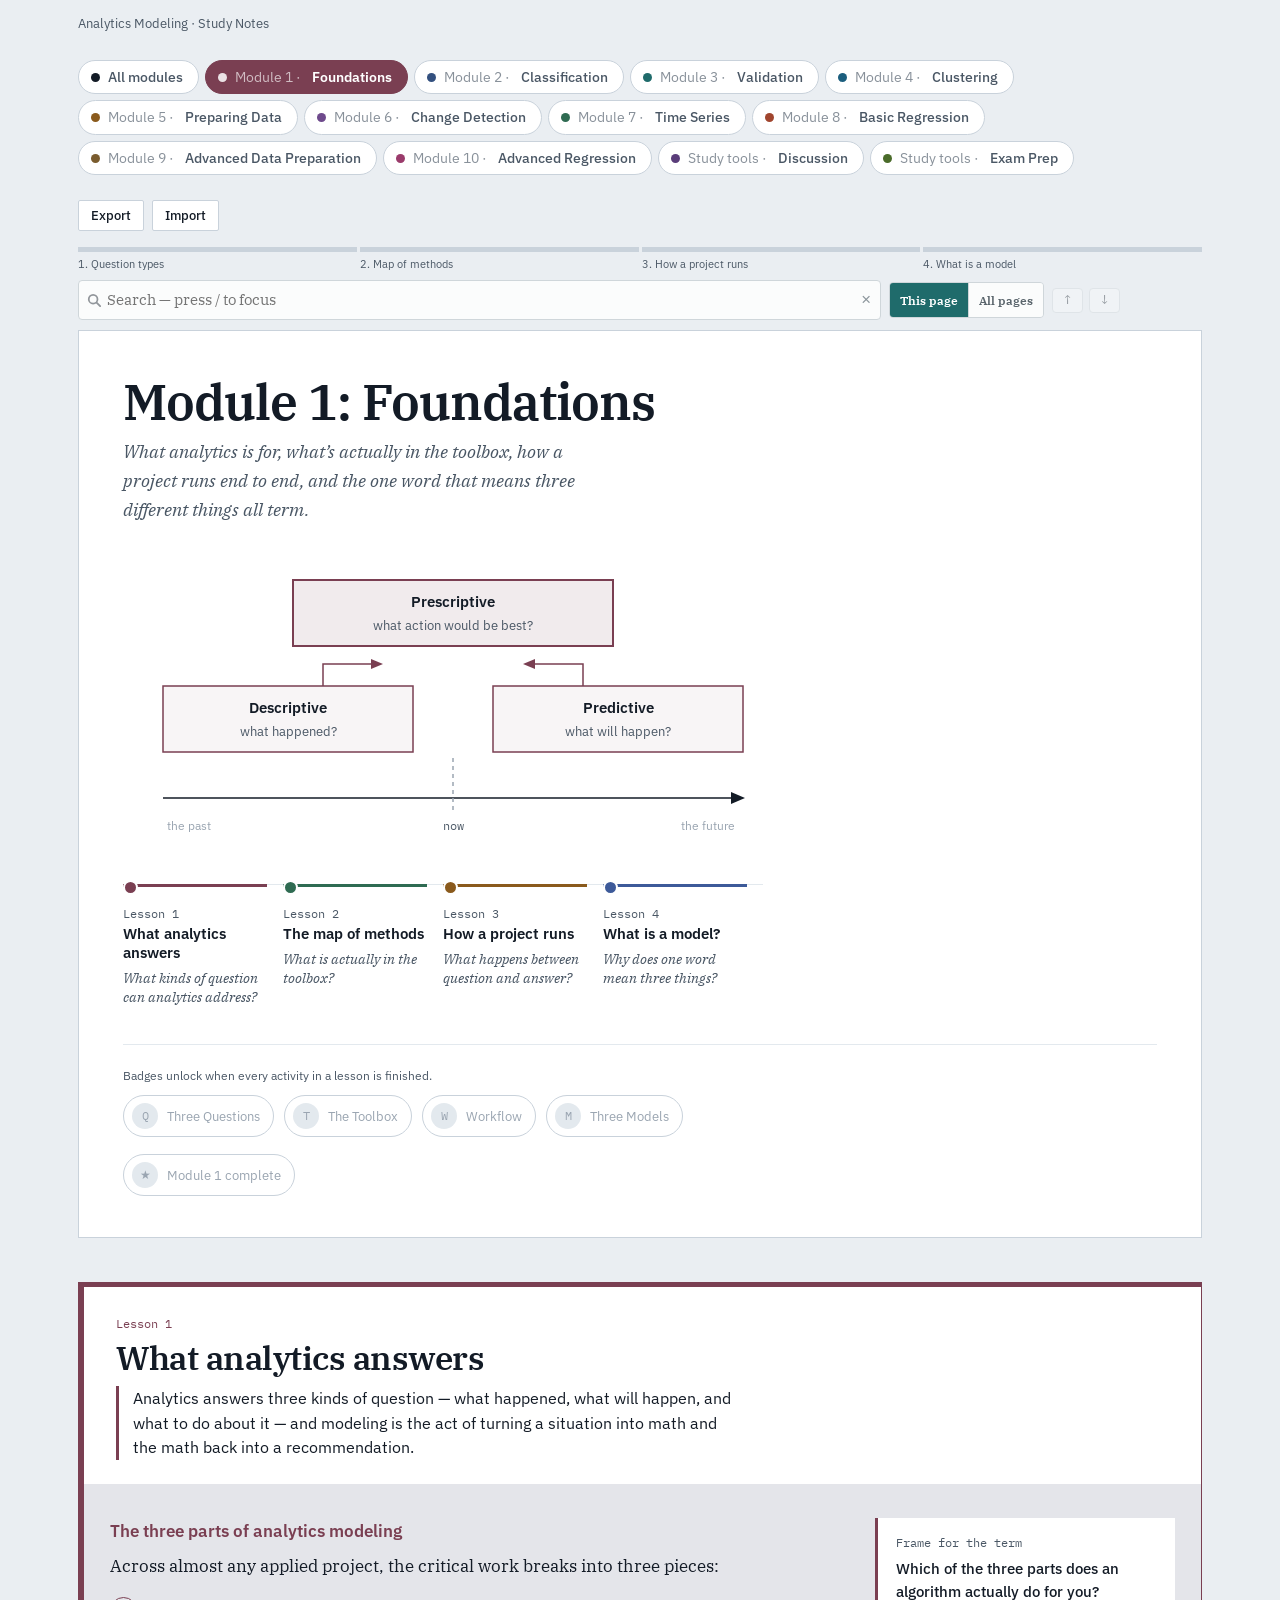
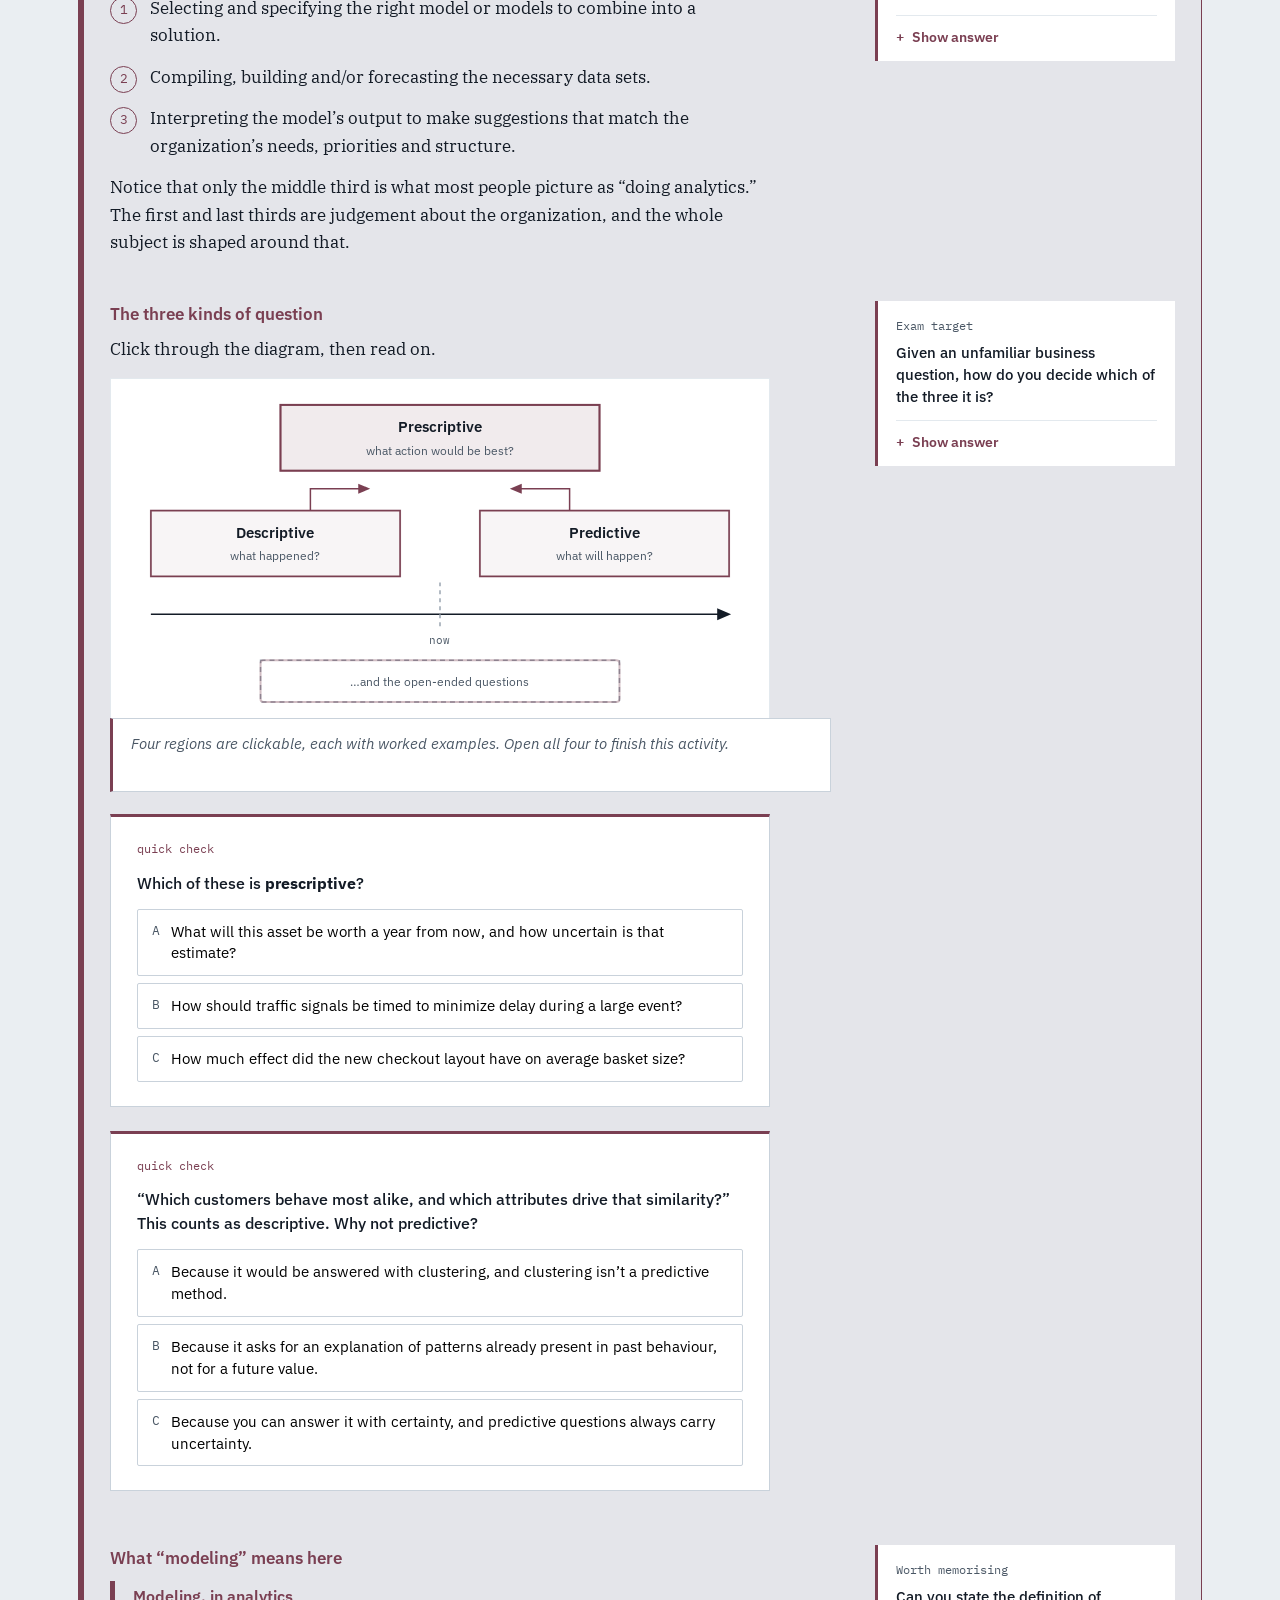
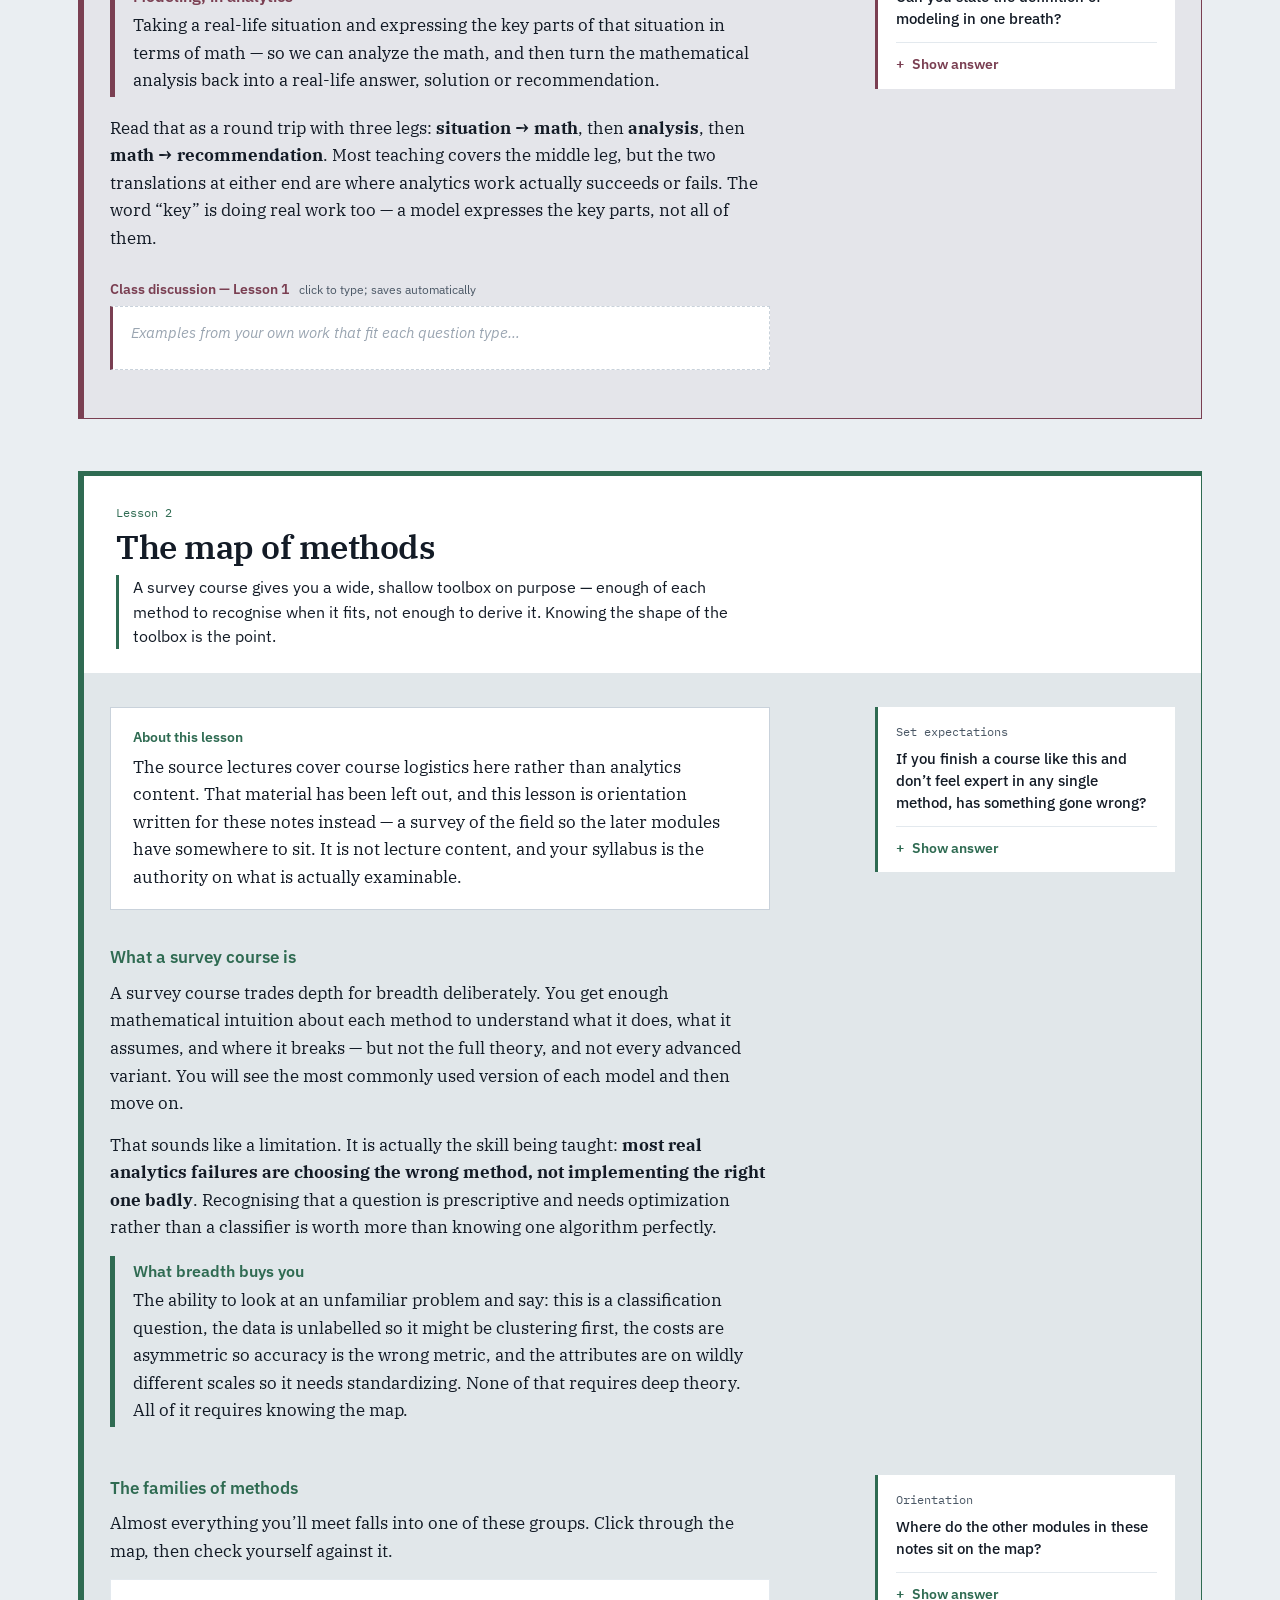
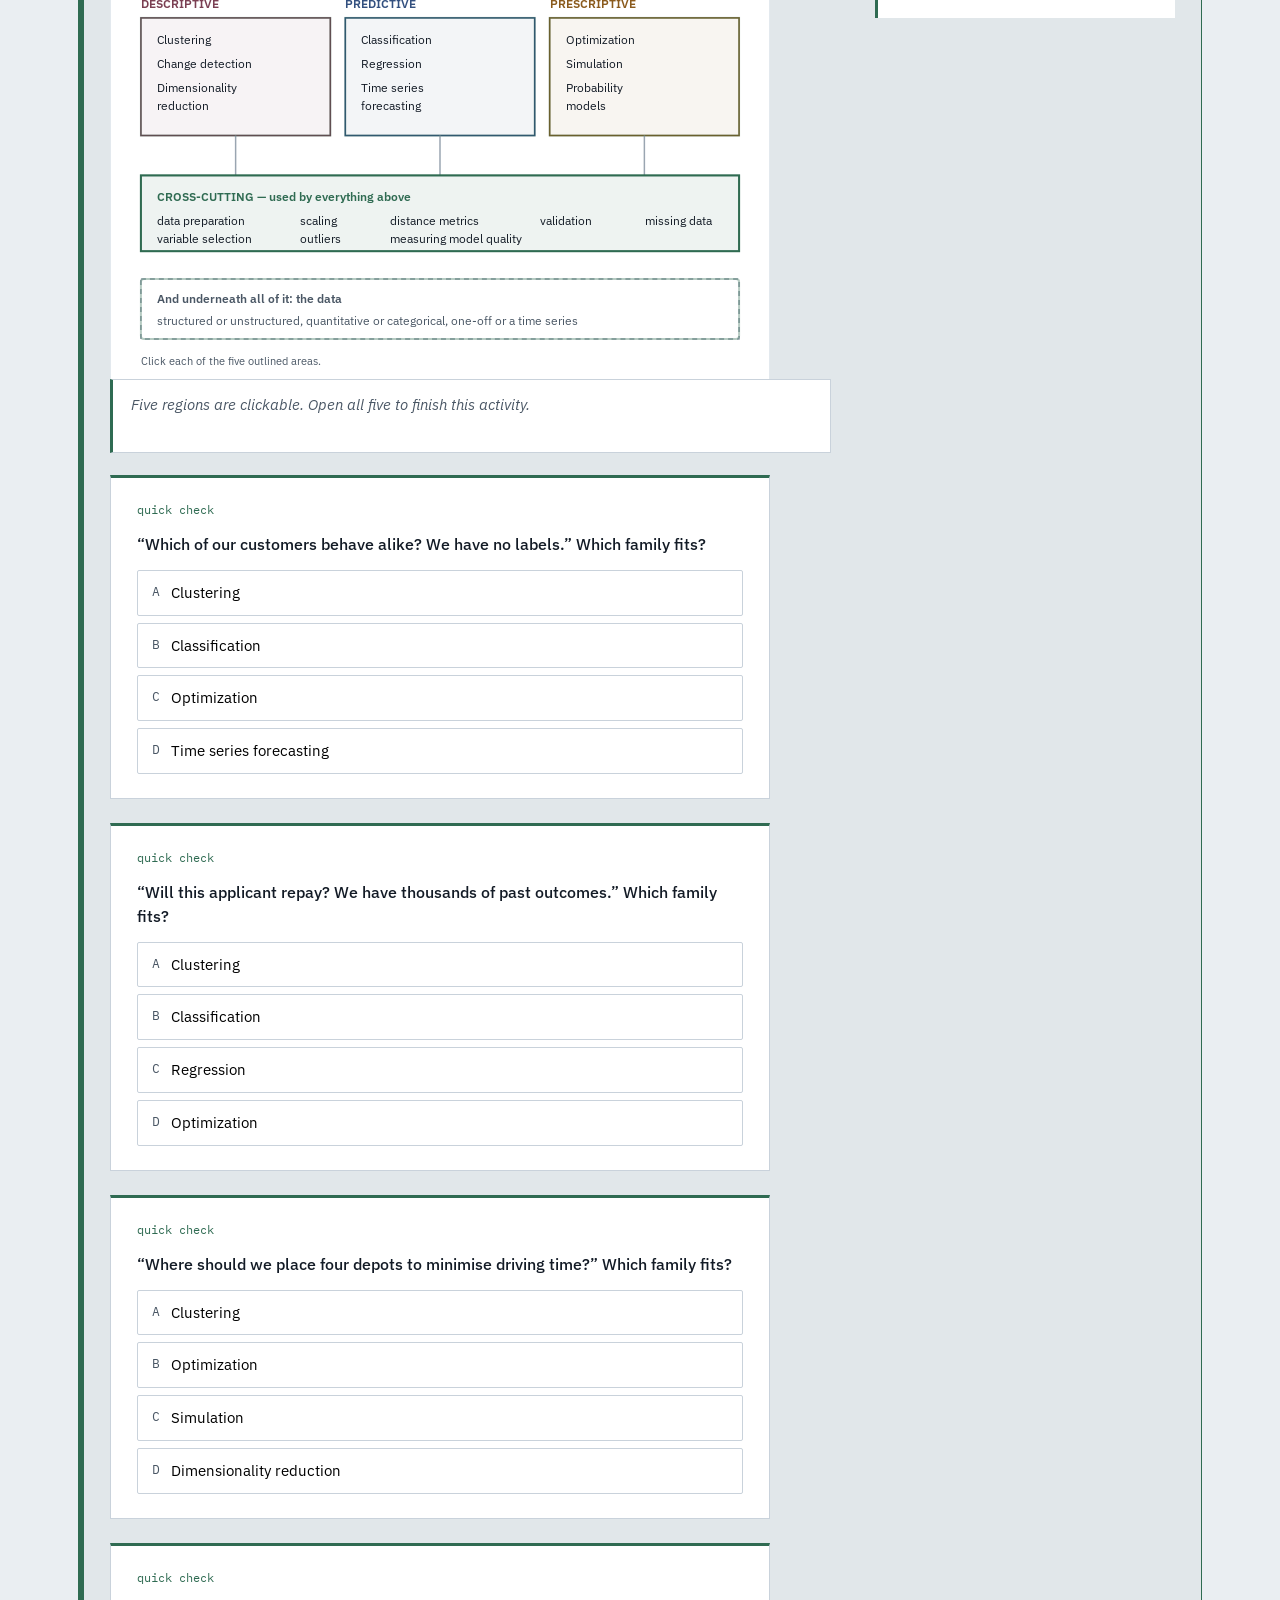
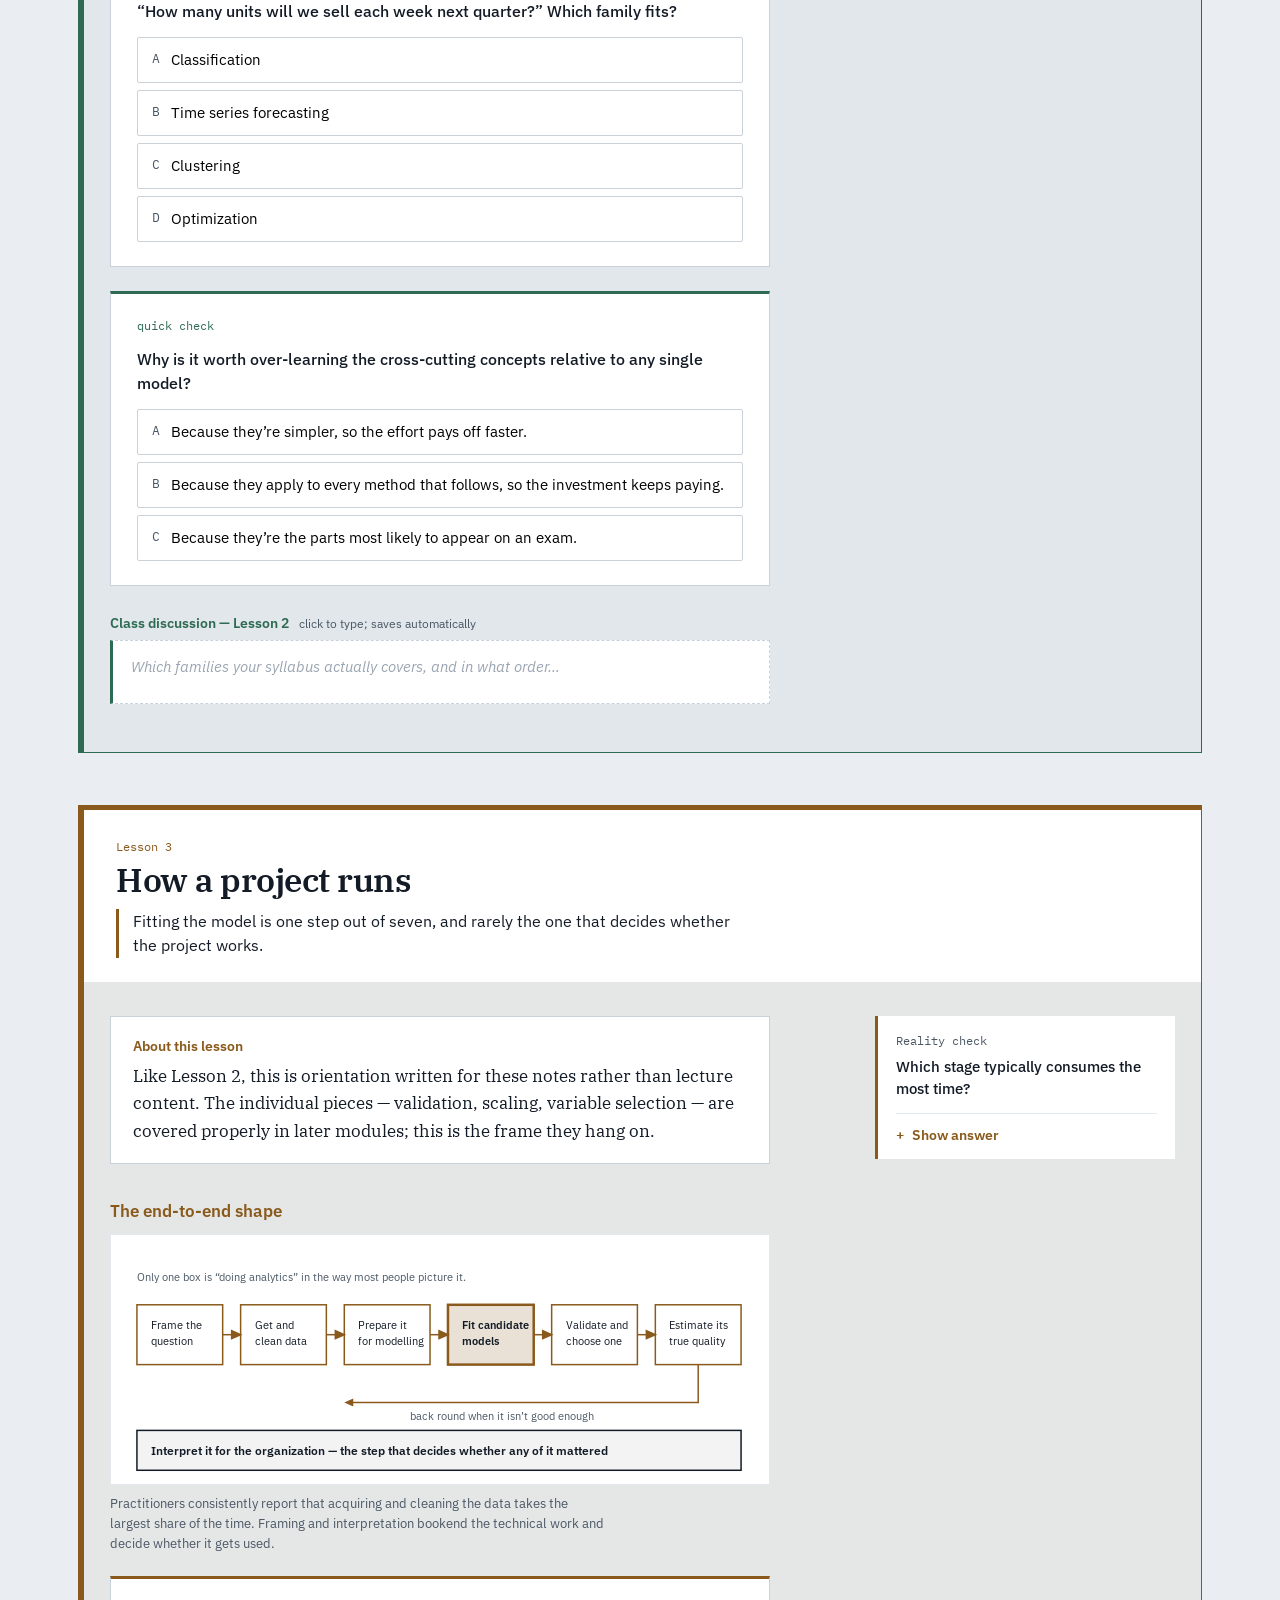
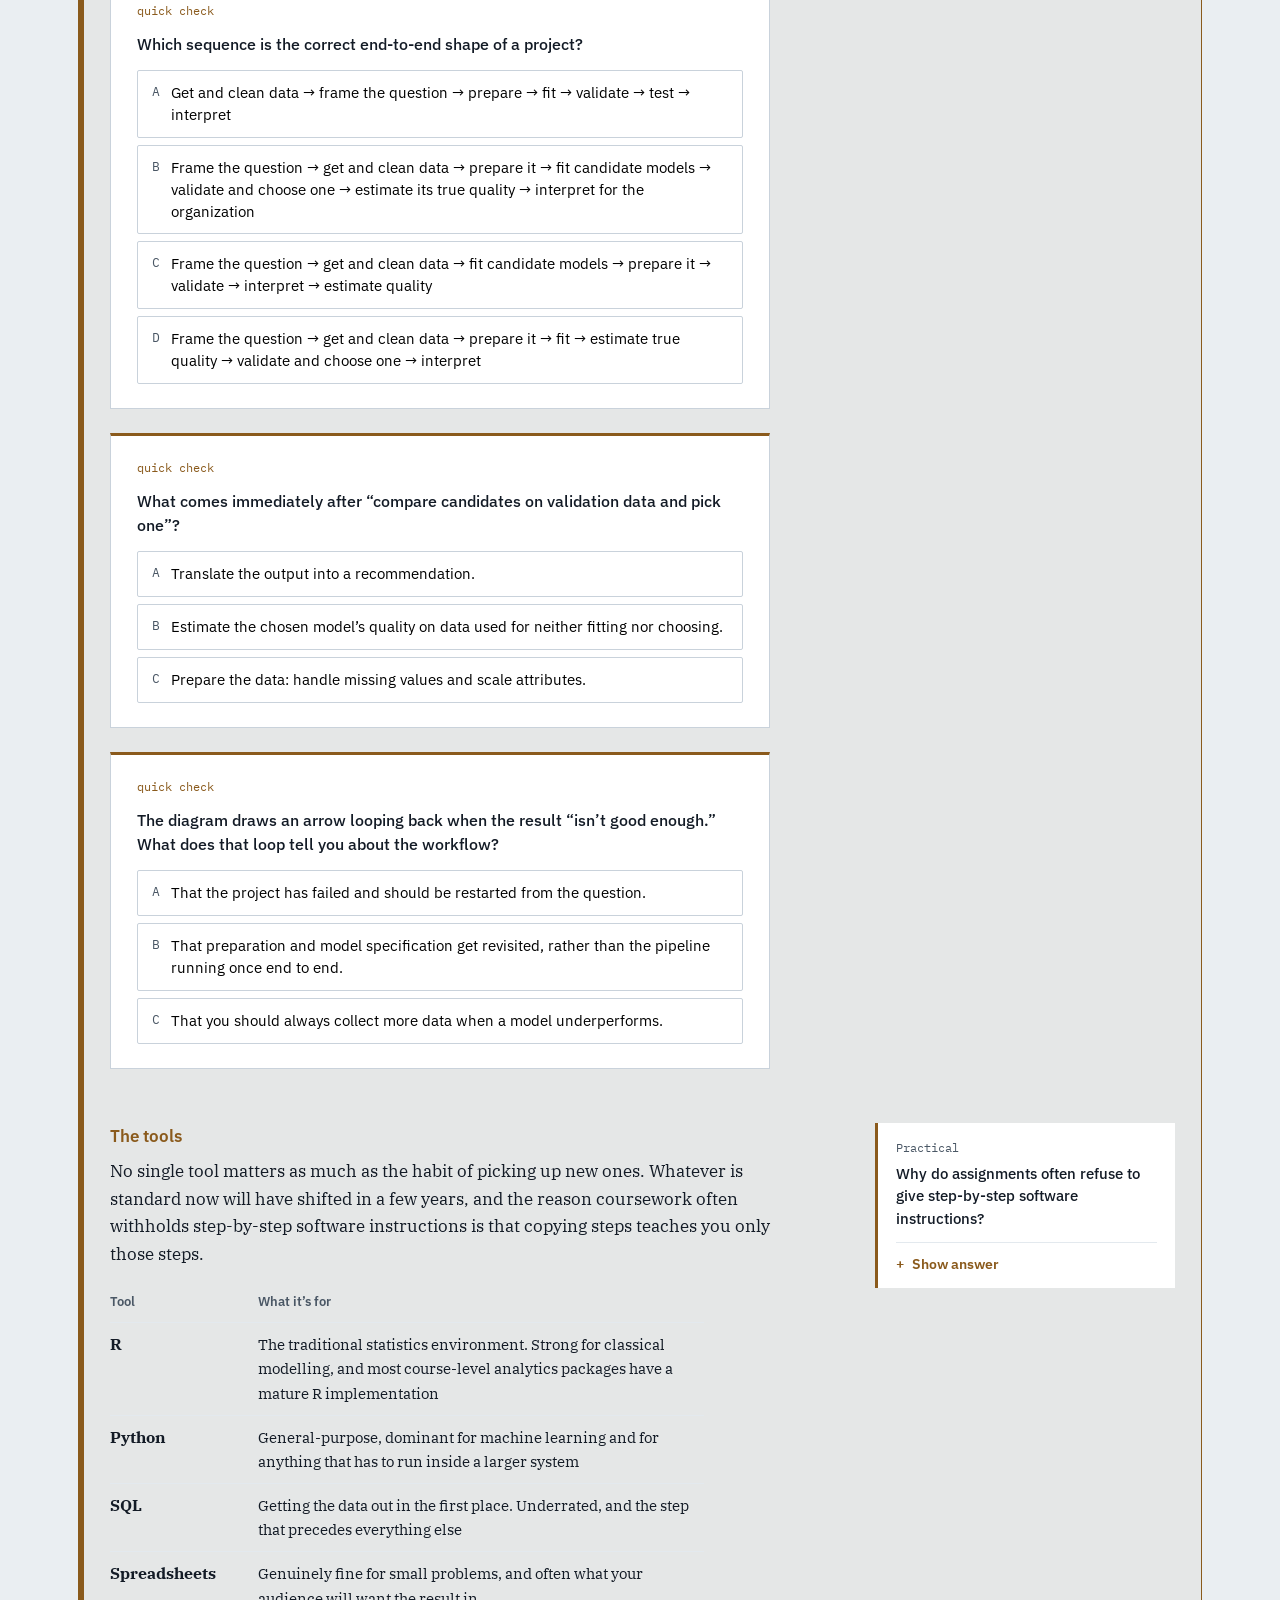
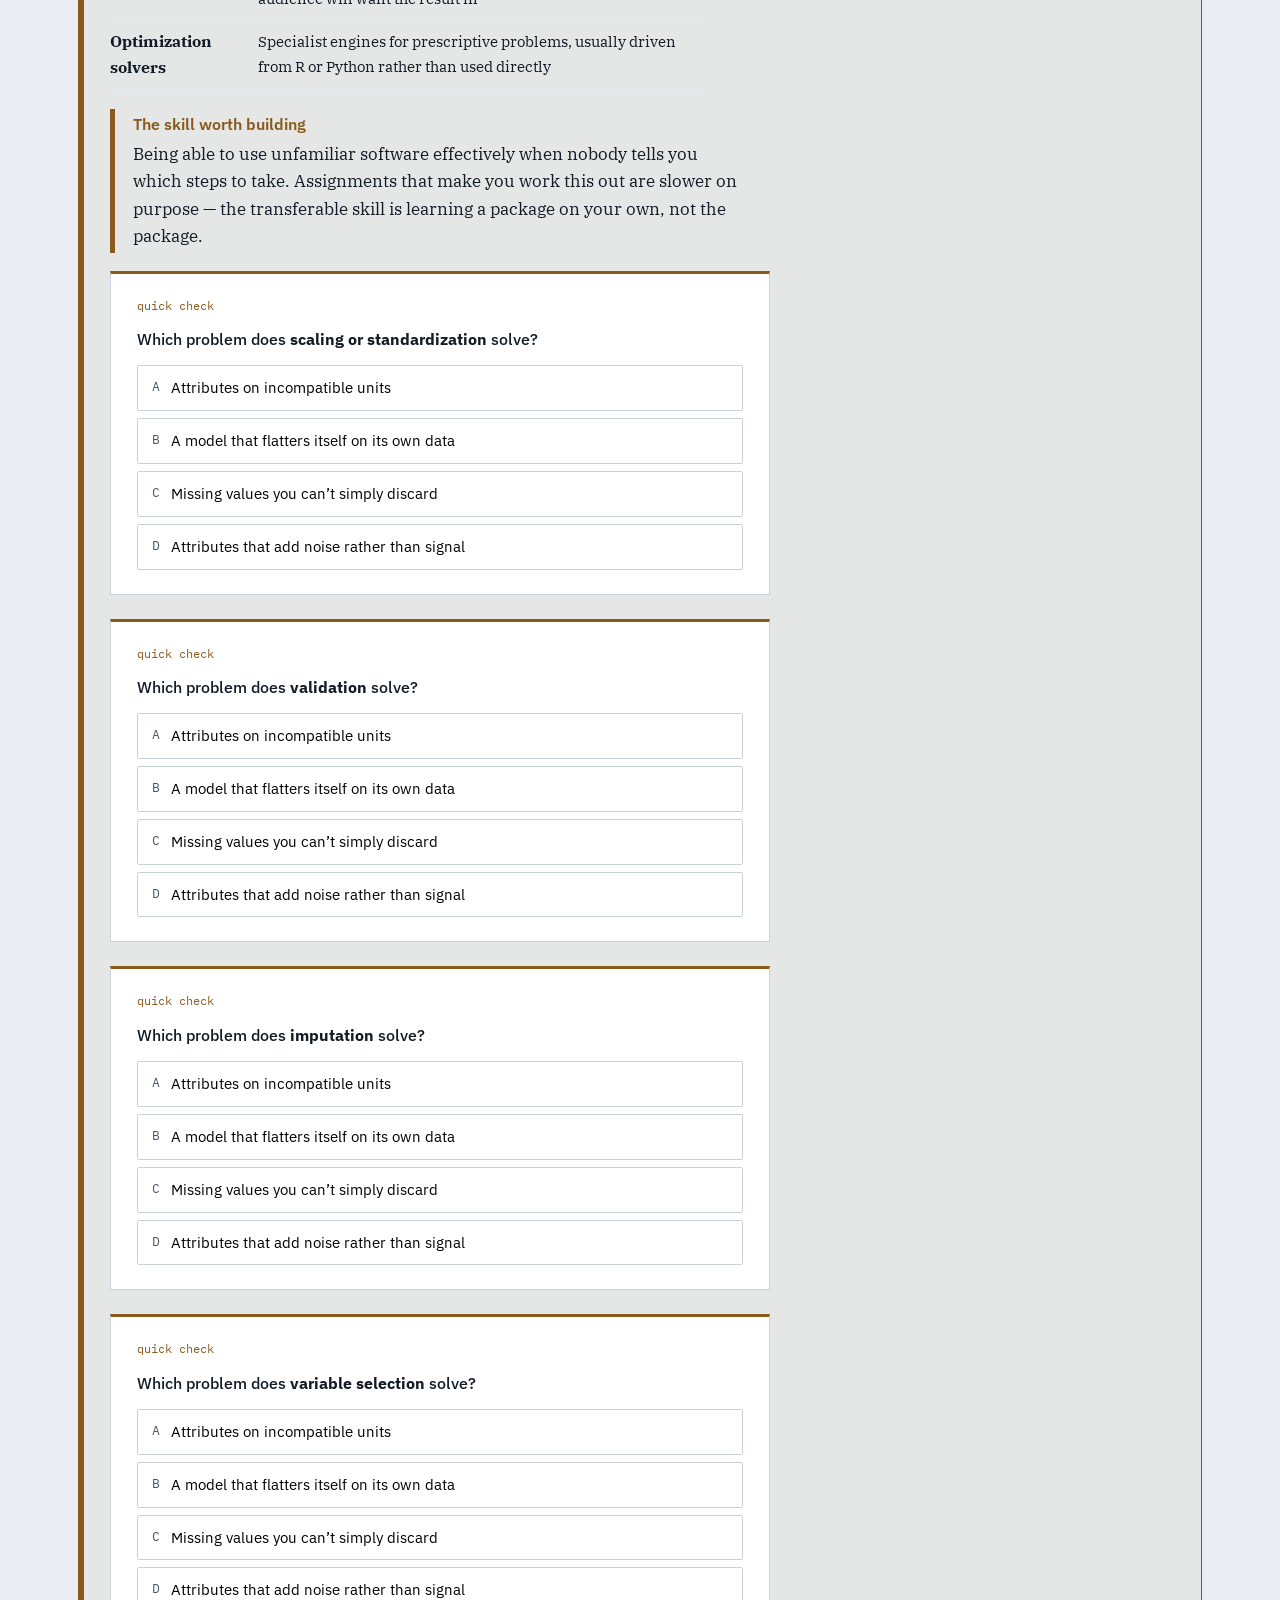
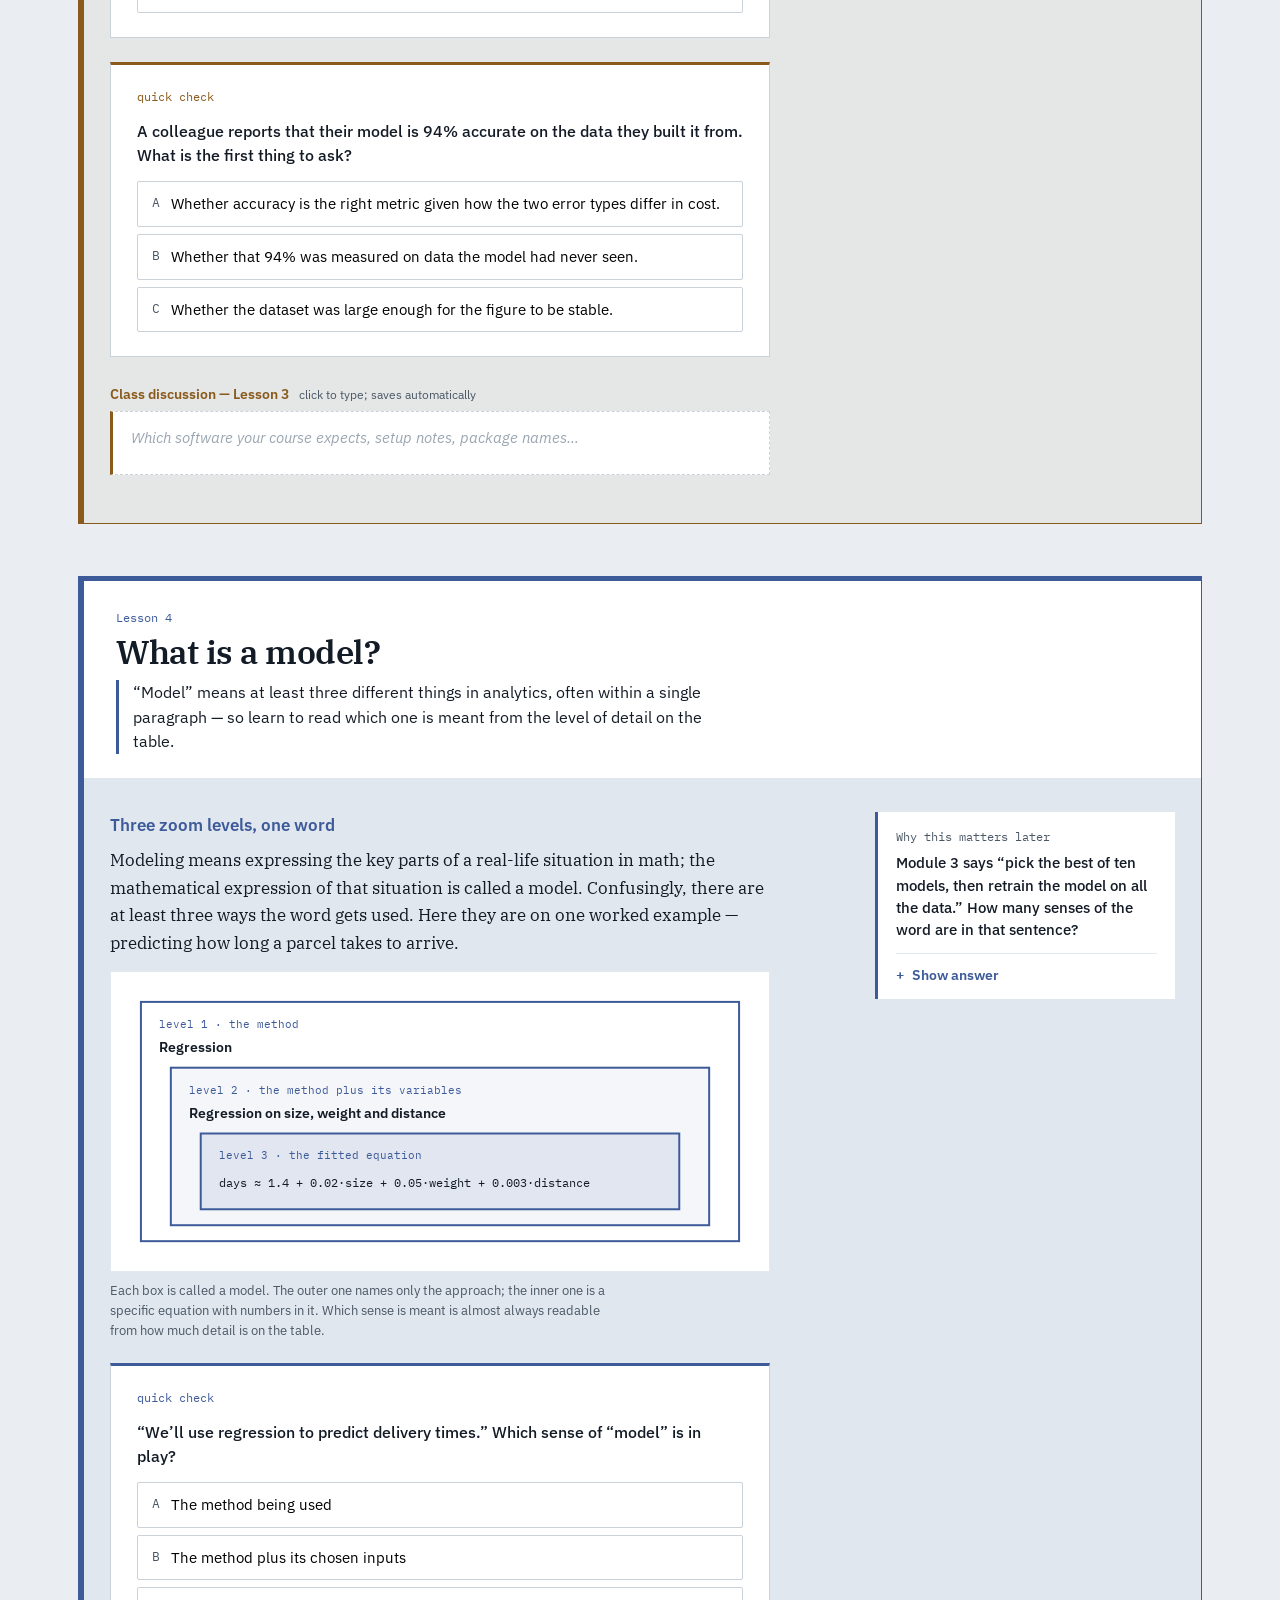
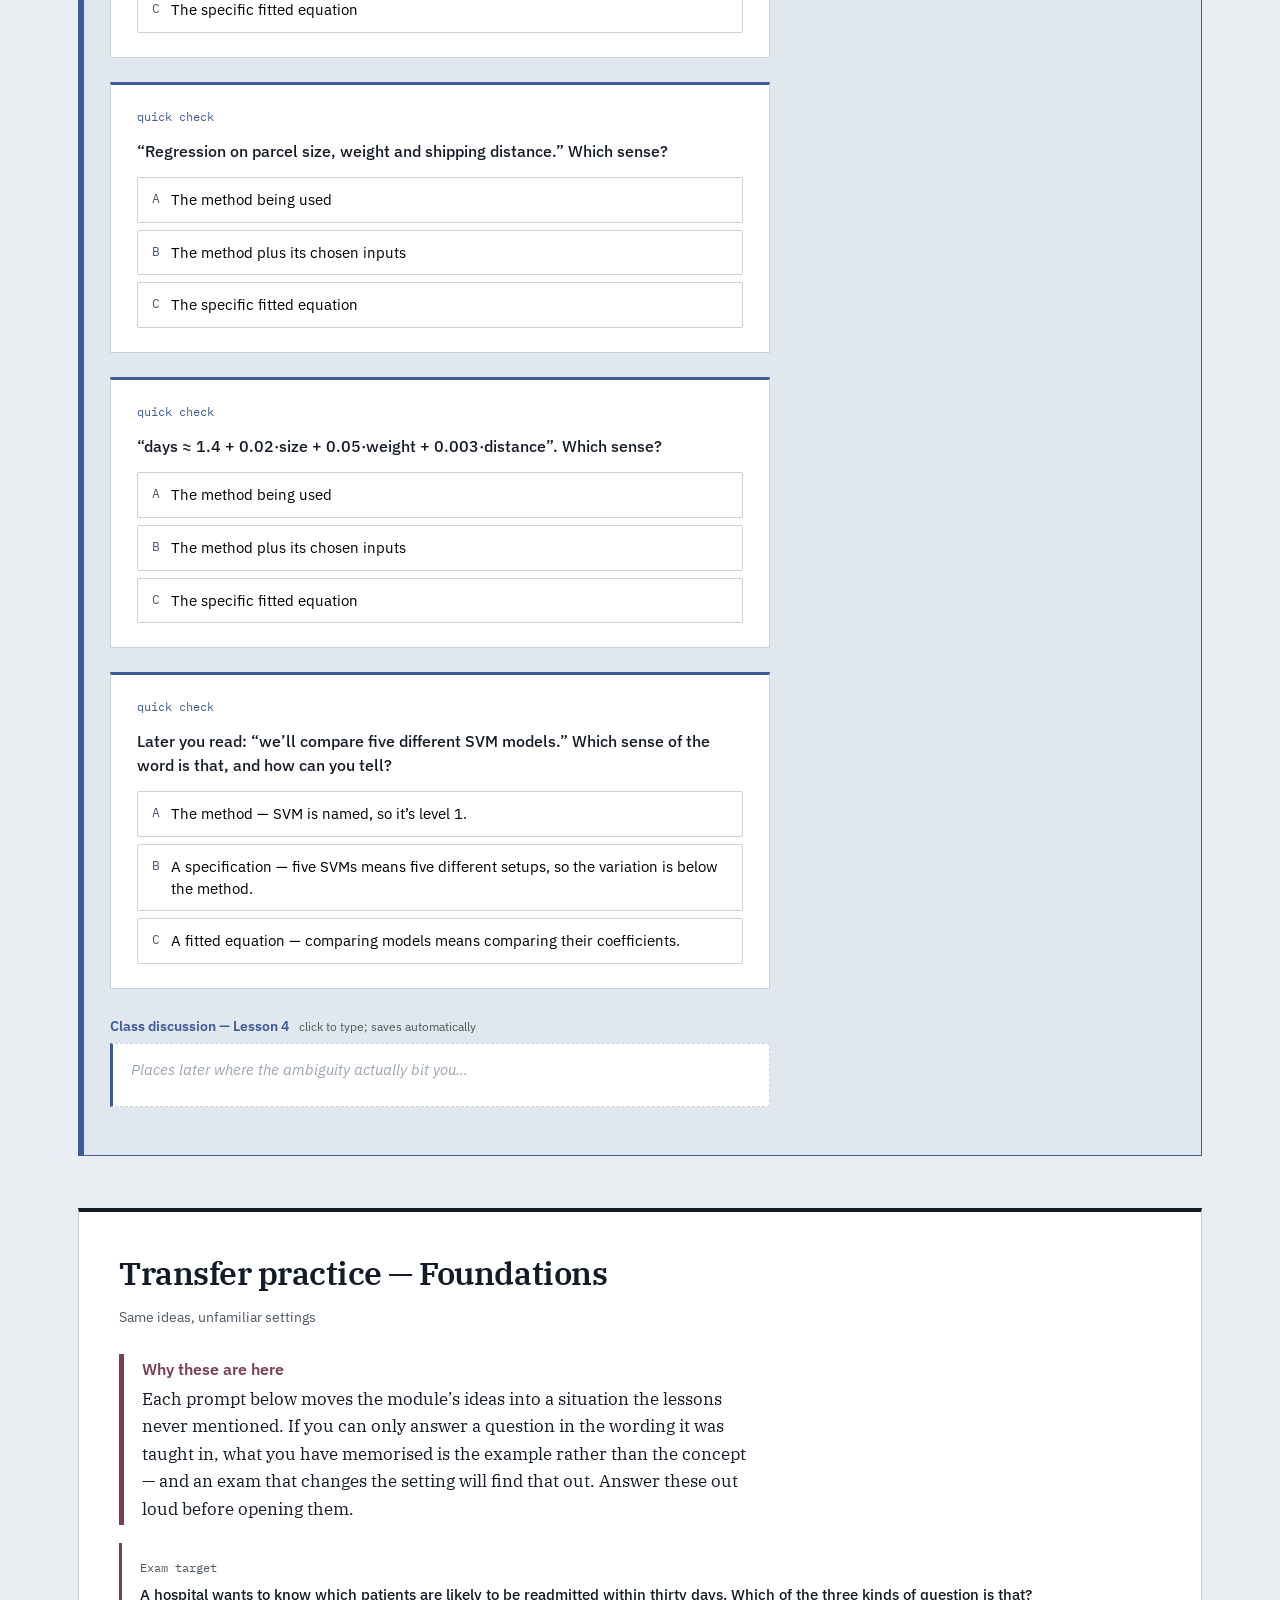
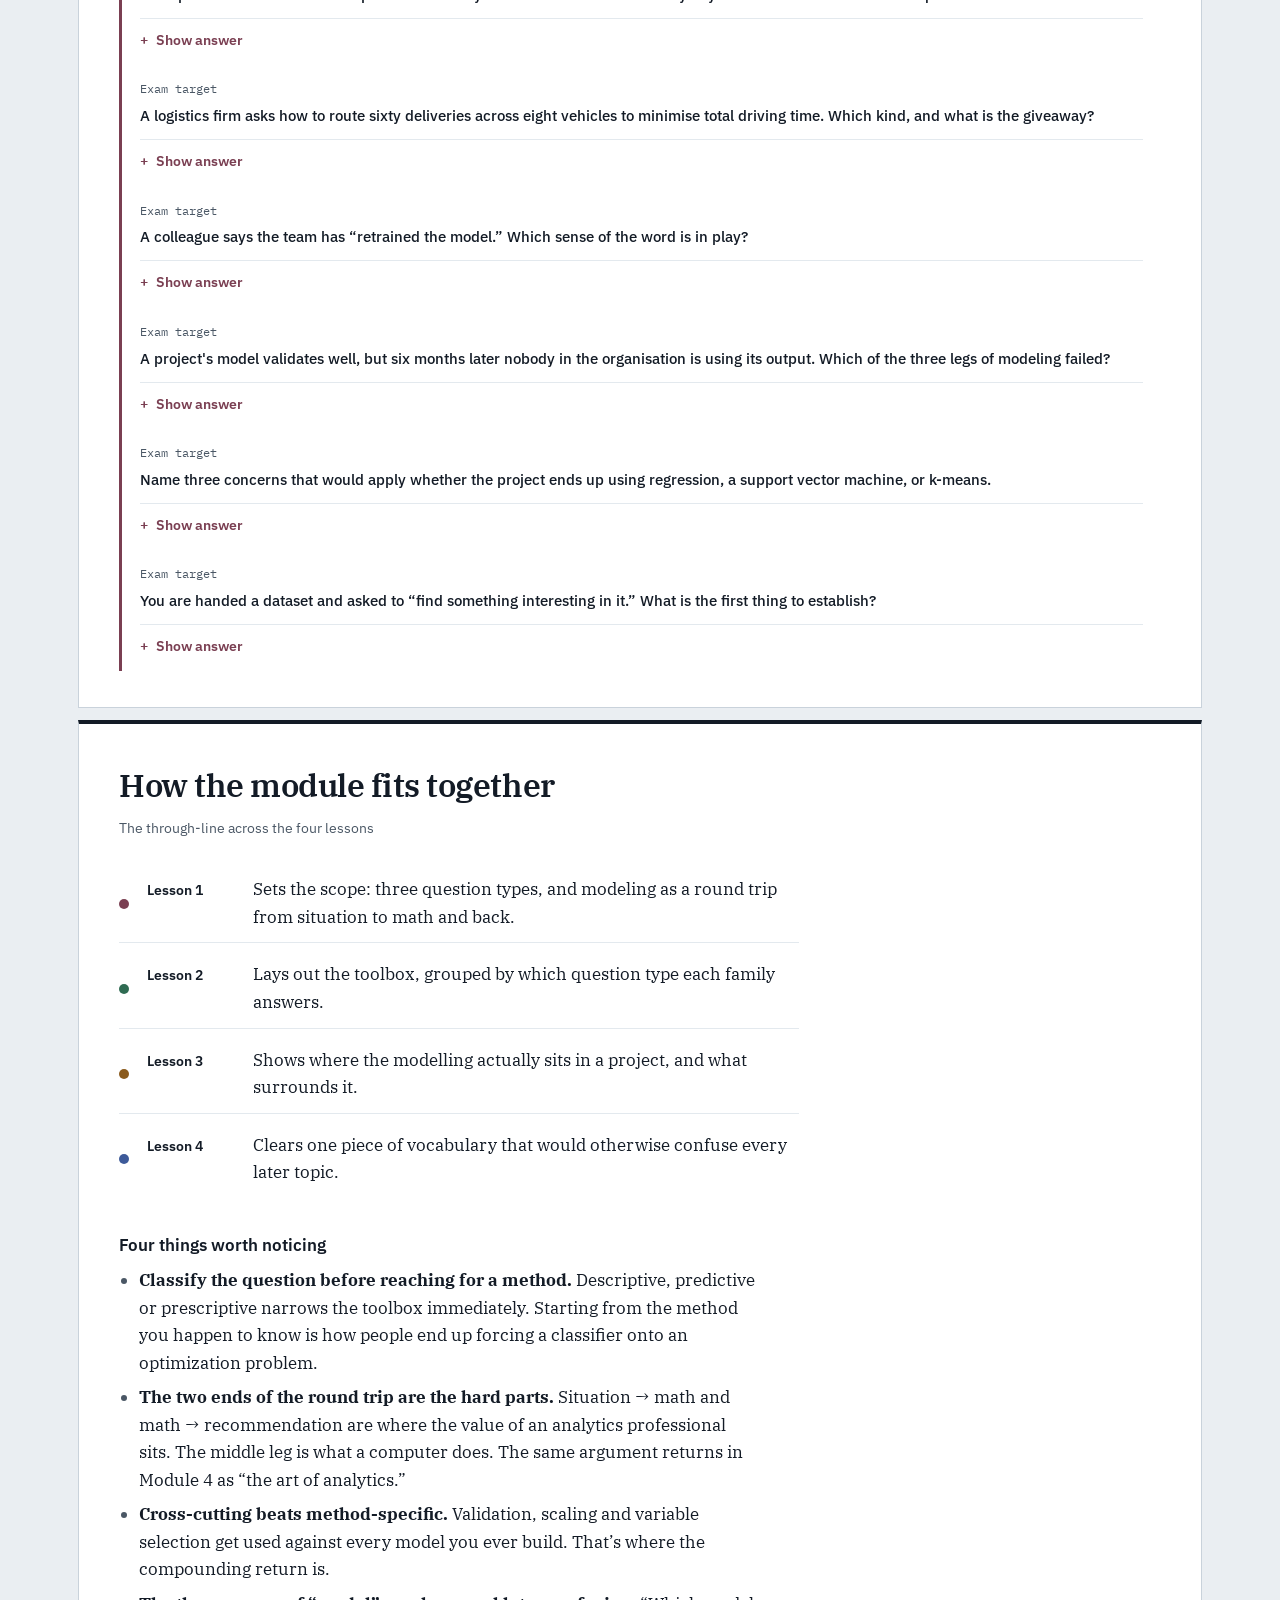
<file: module-1-introduction.html>
<!DOCTYPE html>
<html lang="en">
<head>
<meta charset="utf-8">
<meta name="viewport" content="width=device-width, initial-scale=1">
<meta name="robots" content="noindex">
<title>Module 1: Foundations — Study Notes</title>
<link rel="preconnect" href="https://fonts.googleapis.com">
<link rel="preconnect" href="https://fonts.gstatic.com" crossorigin>
<link href="https://fonts.googleapis.com/css2?family=IBM+Plex+Mono:wght@400;500&family=IBM+Plex+Sans:wght@400;500;600&family=IBM+Plex+Serif:ital,wght@0,400;0,600;1,400&display=swap" rel="stylesheet">
<link rel="stylesheet" href="study.css">
</head>
<body data-page="m1">
<div class="wrap">

<div class="topbar">
  <div class="topline">
    <a class="brand" href="index.html">Analytics Modeling &middot; Study Notes</a>
    <nav class="tabs" aria-label="Modules"></nav>
    <div class="toolbar">
      <button class="btn" id="exportBtn">Export</button>
      <button class="btn" id="importBtn">Import</button>
    </div>
  </div>
  <nav class="rail" id="rail" aria-label="Lessons in this module"></nav>
</div>

<header class="hero">
  <h1>Module 1: Foundations</h1>
  <p class="sub">What analytics is for, what’s actually in the toolbox, how a project runs end to end, and the one word that means three different things all term.</p>

  <svg class="plot" viewBox="0 0 660 300" role="img" aria-label="Diagram of the three question types: descriptive questions look at the past, predictive questions look at the future, and prescriptive questions sit above both and ask what action to take.">
    <rect x="170" y="26" width="320" height="66" fill="#7a3f52" fill-opacity=".1" stroke="#7a3f52" stroke-width="2"/>
    <text x="330" y="53" text-anchor="middle" font-family="IBM Plex Sans,sans-serif" font-size="15" font-weight="600" fill="#131b26">Prescriptive</text>
    <text x="330" y="76" text-anchor="middle" font-family="IBM Plex Sans,sans-serif" font-size="12.5" fill="#4a5765">what action would be best?</text>
    <rect x="40" y="132" width="250" height="66" fill="#7a3f52" fill-opacity=".05" stroke="#7a3f52" stroke-width="1.5"/>
    <text x="165" y="159" text-anchor="middle" font-family="IBM Plex Sans,sans-serif" font-size="15" font-weight="600" fill="#131b26">Descriptive</text>
    <text x="165" y="182" text-anchor="middle" font-family="IBM Plex Sans,sans-serif" font-size="12.5" fill="#4a5765">what happened?</text>
    <rect x="370" y="132" width="250" height="66" fill="#7a3f52" fill-opacity=".05" stroke="#7a3f52" stroke-width="1.5"/>
    <text x="495" y="159" text-anchor="middle" font-family="IBM Plex Sans,sans-serif" font-size="15" font-weight="600" fill="#131b26">Predictive</text>
    <text x="495" y="182" text-anchor="middle" font-family="IBM Plex Sans,sans-serif" font-size="12.5" fill="#4a5765">what will happen?</text>
    <polyline points="200,132 200,110 250,110" fill="none" stroke="#7a3f52" stroke-width="1.5"/>
    <polygon points="260,110 248,105 248,115" fill="#7a3f52"/>
    <polyline points="460,132 460,110 410,110" fill="none" stroke="#7a3f52" stroke-width="1.5"/>
    <polygon points="400,110 412,105 412,115" fill="#7a3f52"/>
    <line x1="40" y1="244" x2="612" y2="244" stroke="#131b26" stroke-width="1.5"/>
    <polygon points="622,244 608,238 608,250" fill="#131b26"/>
    <line x1="330" y1="204" x2="330" y2="256" stroke="#9aa5b1" stroke-width="1.5" stroke-dasharray="4 4"/>
    <text x="330" y="276" text-anchor="middle" font-family="IBM Plex Mono,monospace" font-size="11.5" fill="#4a5765">now</text>
    <text x="44" y="276" font-family="IBM Plex Sans,sans-serif" font-size="12" fill="#9aa5b1">the past</text>
    <text x="612" y="276" text-anchor="end" font-family="IBM Plex Sans,sans-serif" font-size="12" fill="#9aa5b1">the future</text>
  </svg>

  <ul class="track">
    <li style="--dot:#7a3f52"><a href="#l1"><span class="tnum">Lesson 1</span><span class="tname">What analytics answers</span><span class="tq">What kinds of question can analytics address?</span></a></li>
    <li style="--dot:#2f6b52"><a href="#l2"><span class="tnum">Lesson 2</span><span class="tname">The map of methods</span><span class="tq">What is actually in the toolbox?</span></a></li>
    <li style="--dot:#8a5a1c"><a href="#l3"><span class="tnum">Lesson 3</span><span class="tname">How a project runs</span><span class="tq">What happens between question and answer?</span></a></li>
    <li style="--dot:#3d5a99"><a href="#l4"><span class="tnum">Lesson 4</span><span class="tname">What is a model?</span><span class="tq">Why does one word mean three things?</span></a></li>
  </ul>

  <div class="badge-strip">
    <p class="cap">Badges unlock when every activity in a lesson is finished.</p>
    <ul class="badges">
      <li class="badge" data-for="l1" style="--b:#7a3f52"><span class="gem">Q</span><span class="nm">Three Questions</span></li>
      <li class="badge" data-for="l2" style="--b:#2f6b52"><span class="gem">T</span><span class="nm">The Toolbox</span></li>
      <li class="badge" data-for="l3" style="--b:#8a5a1c"><span class="gem">W</span><span class="nm">Workflow</span></li>
      <li class="badge" data-for="l4" style="--b:#3d5a99"><span class="gem">M</span><span class="nm">Three Models</span></li>
      <li class="badge" data-for="*"  style="--b:#131b26"><span class="gem">★</span><span class="nm">Module 1 complete</span></li>
    </ul>
  </div>
</header>

<!-- ==================== LESSON 1 ==================== -->
<section class="lesson" id="l1" data-short="Question types" style="--accent:#7a3f52">
  <div class="lesson-head">
    <span class="ln">Lesson 1</span>
    <h2>What analytics answers</h2>
    <p class="keyline">Analytics answers three kinds of question — what happened, what will happen, and what to do about it — and modeling is the act of turning a situation into math and the math back into a recommendation.</p>
  </div>

  <div class="row">
    <div class="main">
      <h3>The three parts of analytics modeling</h3>
      <p>Across almost any applied project, the critical work breaks into three pieces:</p>
      <ol class="steps">
        <li>Selecting and specifying the right model or models to combine into a solution.</li>
        <li>Compiling, building and/or forecasting the necessary data sets.</li>
        <li>Interpreting the model’s output to make suggestions that match the organization’s needs, priorities and structure.</li>
      </ol>
      <p>Notice that only the middle third is what most people picture as “doing analytics.” The first and last thirds are judgement about the organization, and the whole subject is shaped around that.</p>
    </div>
    <aside class="check">
      <span class="n">Frame for the term</span>
      <p class="q">Which of the three parts does an algorithm actually do for you?</p>
      <details><summary>Show answer</summary>
        <p class="a">Only part of the middle one. Choosing the model and interpreting its output for a specific organization are both yours — which is why Module 4 later calls this “the art of analytics.”</p>
      </details>
    </aside>
  </div>

  <div class="row">
    <div class="main">
      <h3>The three kinds of question</h3>
      <p>Click through the diagram, then read on.</p>

      <figure class="hotwrap" data-hotspot="m1l1-hot">
        <svg class="fig" viewBox="0 0 660 340" role="img" aria-label="The three question types on a timeline, plus a fourth open-ended category. Four clickable regions.">
          <rect x="170" y="26" width="320" height="66" fill="#7a3f52" fill-opacity=".1" stroke="#7a3f52" stroke-width="2"/>
          <text x="330" y="53" text-anchor="middle" font-family="IBM Plex Sans,sans-serif" font-size="15" font-weight="600" fill="#131b26">Prescriptive</text>
          <text x="330" y="76" text-anchor="middle" font-family="IBM Plex Sans,sans-serif" font-size="12.5" fill="#4a5765">what action would be best?</text>
          <rect x="40" y="132" width="250" height="66" fill="#7a3f52" fill-opacity=".05" stroke="#7a3f52" stroke-width="1.5"/>
          <text x="165" y="159" text-anchor="middle" font-family="IBM Plex Sans,sans-serif" font-size="15" font-weight="600" fill="#131b26">Descriptive</text>
          <text x="165" y="182" text-anchor="middle" font-family="IBM Plex Sans,sans-serif" font-size="12.5" fill="#4a5765">what happened?</text>
          <rect x="370" y="132" width="250" height="66" fill="#7a3f52" fill-opacity=".05" stroke="#7a3f52" stroke-width="1.5"/>
          <text x="495" y="159" text-anchor="middle" font-family="IBM Plex Sans,sans-serif" font-size="15" font-weight="600" fill="#131b26">Predictive</text>
          <text x="495" y="182" text-anchor="middle" font-family="IBM Plex Sans,sans-serif" font-size="12.5" fill="#4a5765">what will happen?</text>
          <polyline points="200,132 200,110 250,110" fill="none" stroke="#7a3f52" stroke-width="1.5"/>
          <polygon points="260,110 248,105 248,115" fill="#7a3f52"/>
          <polyline points="460,132 460,110 410,110" fill="none" stroke="#7a3f52" stroke-width="1.5"/>
          <polygon points="400,110 412,105 412,115" fill="#7a3f52"/>
          <line x1="40" y1="236" x2="612" y2="236" stroke="#131b26" stroke-width="1.5"/>
          <polygon points="622,236 608,230 608,242" fill="#131b26"/>
          <line x1="330" y1="204" x2="330" y2="248" stroke="#9aa5b1" stroke-width="1.5" stroke-dasharray="4 4"/>
          <text x="330" y="266" text-anchor="middle" font-family="IBM Plex Mono,monospace" font-size="11.5" fill="#4a5765">now</text>
          <rect x="150" y="282" width="360" height="42" fill="none" stroke="#9aa5b1" stroke-width="1.5" stroke-dasharray="5 4"/>
          <text x="330" y="308" text-anchor="middle" font-family="IBM Plex Sans,sans-serif" font-size="12.5" fill="#4a5765">…and the open-ended questions</text>

          <g class="hs" data-title="Descriptive — explaining what happened"
             data-body="Did the new checkout layout change average basket size? When did a machine's failure rate cross an unacceptable threshold? Which customers behave most alike, and which attributes drive that similarity? Did treatment A outperform treatment B in the trial?">
            <rect class="hit" x="40" y="132" width="250" height="66"/><rect class="ring" x="40" y="132" width="250" height="66"/>
          </g>
          <g class="hs" data-title="Predictive — what will happen"
             data-body="What will demand be next quarter, and in five years? What will this asset be worth in a year — and how much uncertainty sits in that estimate? How likely is a customer with these characteristics to redeem a coupon, or click an ad?">
            <rect class="hit" x="370" y="132" width="250" height="66"/><rect class="ring" x="370" y="132" width="250" height="66"/>
          </g>
          <g class="hs" data-title="Prescriptive — what action is best"
             data-body="How should traffic signals be timed to minimize delay during a large event? How should a delivery fleet schedule its pickups and drop-offs? How should an airline re-route passengers to get them moving again after a storm?">
            <rect class="hit" x="170" y="26" width="320" height="66"/><rect class="ring" x="170" y="26" width="320" height="66"/>
          </g>
          <g class="hs" data-title="The open-ended fourth kind"
             data-body="Sometimes the question has no shape yet: we now capture detail we never had before, so how do we turn it into value? These arrive without a model attached — deciding what question to ask is the work.">
            <rect class="hit" x="150" y="282" width="360" height="42"/><rect class="ring" x="150" y="282" width="360" height="42" rx="3"/>
          </g>
        </svg>
        <div class="hotpanel"><span class="hint">Four regions are clickable, each with worked examples. Open all four to finish this activity.</span></div>
      </figure>

      <div class="ix" data-quiz="m1l1-q1">
        <div class="ix-head"><span class="ix-kind">quick check</span><span class="ix-done">answered</span></div>
        <p class="prompt">Which of these is <strong>prescriptive</strong>?</p>
        <div class="opts">
          <button class="opt" data-fb="Predictive. It asks what a number will be at a future date — and note the second half, about uncertainty in the estimate, which is part of what makes it a prediction rather than a decision.">What will this asset be worth a year from now, and how uncertain is that estimate?</button>
          <button class="opt" data-right data-fb="Prescriptive. It asks for an action to take — a timing plan — not for a description or a forecast. The giveaway is 'minimize': there is an objective and a set of choices.">How should traffic signals be timed to minimize delay during a large event?</button>
          <button class="opt" data-fb="Descriptive. It asks for an explanation of something that already happened — the effect a change had — rather than for a course of action.">How much effect did the new checkout layout have on average basket size?</button>
        </div>
        <p class="fb"></p>
      </div>

      <div class="ix" data-quiz="m1l1-q2">
        <div class="ix-head"><span class="ix-kind">quick check</span><span class="ix-done">answered</span></div>
        <p class="prompt">“Which customers behave most alike, and which attributes drive that similarity?” This counts as descriptive. Why not predictive?</p>
        <div class="opts">
          <button class="opt" data-fb="Clustering is unsupervised, but that isn't what decides the category. Category depends on what the question asks for, not which family of method you'd reach for.">Because it would be answered with clustering, and clustering isn’t a predictive method.</button>
          <button class="opt" data-right data-fb="It asks for an explanation of structure already present in past behaviour. Nothing about a future state is being asked for — though the same grouping could later feed a predictive question.">Because it asks for an explanation of patterns already present in past behaviour, not for a future value.</button>
          <button class="opt" data-fb="Confidence has nothing to do with it. Descriptive questions can be answered with enormous uncertainty and predictive ones with very little.">Because you can answer it with certainty, and predictive questions always carry uncertainty.</button>
        </div>
        <p class="fb"></p>
      </div>
    </div>
    <aside class="check">
      <span class="n">Exam target</span>
      <p class="q">Given an unfamiliar business question, how do you decide which of the three it is?</p>
      <details><summary>Show answer</summary>
        <p class="a">Ask what the answer would be. An explanation of something past → descriptive. A value for something not yet observed → predictive. A course of action, usually with an objective to optimize → prescriptive.</p>
      </details>
    </aside>
  </div>

  <div class="row">
    <div class="main">
      <h3>What “modeling” means here</h3>
      <div class="defn">
        <span class="term">Modeling, in analytics</span>
        <p>Taking a real-life situation and expressing the key parts of that situation in terms of math — so we can analyze the math, and then turn the mathematical analysis back into a real-life answer, solution or recommendation.</p>
      </div>
      <p>Read that as a round trip with three legs: <strong>situation → math</strong>, then <strong>analysis</strong>, then <strong>math → recommendation</strong>. Most teaching covers the middle leg, but the two translations at either end are where analytics work actually succeeds or fails. The word “key” is doing real work too — a model expresses the key parts, not all of them.</p>
      <div class="note">
        <div class="note-head"><span class="lbl">Class discussion — Lesson 1</span><span class="hint">click to type; saves automatically</span></div>
        <div class="note-body" contenteditable="true" data-note="m1l1" data-placeholder="Examples from your own work that fit each question type…"></div>
      </div>
    </div>
    <aside class="check">
      <span class="n">Worth memorising</span>
      <p class="q">Can you state the definition of modeling in one breath?</p>
      <details><summary>Show answer</summary>
        <p class="a">Expressing the key parts of a real-life situation in terms of math, so the math can be analyzed and the analysis turned back into a real-life answer. It reappears in Lesson 4.</p>
      </details>
    </aside>
  </div>
</section>

<!-- ==================== LESSON 2 ==================== -->
<section class="lesson" id="l2" data-short="Map of methods" style="--accent:#2f6b52">
  <div class="lesson-head">
    <span class="ln">Lesson 2</span>
    <h2>The map of methods</h2>
    <p class="keyline">A survey course gives you a wide, shallow toolbox on purpose — enough of each method to recognise when it fits, not enough to derive it. Knowing the shape of the toolbox is the point.</p>
  </div>

  <div class="row">
    <div class="main">
      <div class="callout">
        <p class="tag">About this lesson</p>
        <p>The source lectures cover course logistics here rather than analytics content. That material has been left out, and this lesson is orientation written for these notes instead — a survey of the field so the later modules have somewhere to sit. It is not lecture content, and your syllabus is the authority on what is actually examinable.</p>
      </div>

      <h3>What a survey course is</h3>
      <p>A survey course trades depth for breadth deliberately. You get enough mathematical intuition about each method to understand what it does, what it assumes, and where it breaks — but not the full theory, and not every advanced variant. You will see the most commonly used version of each model and then move on.</p>
      <p>That sounds like a limitation. It is actually the skill being taught: <strong>most real analytics failures are choosing the wrong method, not implementing the right one badly</strong>. Recognising that a question is prescriptive and needs optimization rather than a classifier is worth more than knowing one algorithm perfectly.</p>
      <div class="defn">
        <span class="term">What breadth buys you</span>
        <p>The ability to look at an unfamiliar problem and say: this is a classification question, the data is unlabelled so it might be clustering first, the costs are asymmetric so accuracy is the wrong metric, and the attributes are on wildly different scales so it needs standardizing. None of that requires deep theory. All of it requires knowing the map.</p>
      </div>
    </div>
    <aside class="check">
      <span class="n">Set expectations</span>
      <p class="q">If you finish a course like this and don’t feel expert in any single method, has something gone wrong?</p>
      <details><summary>Show answer</summary>
        <p class="a">No — that’s the intended outcome. Depth in one method is what specialist study is for. What you should have is the judgement to pick a method and the vocabulary to go and learn it properly.</p>
      </details>
    </aside>
  </div>

  <div class="row">
    <div class="main">
      <h3>The families of methods</h3>
      <p>Almost everything you’ll meet falls into one of these groups. Click through the map, then check yourself against it.</p>

      <figure class="hotwrap" data-hotspot="m1l2-hot">
        <svg class="fig" viewBox="0 0 660 400" role="img" aria-label="Map of analytics method families grouped by which question type they answer, with cross-cutting concepts running underneath. Five clickable regions.">
          <text x="30" y="28" font-family="IBM Plex Sans,sans-serif" font-size="12" font-weight="600" fill="#7a3f52">DESCRIPTIVE</text>
          <rect x="30" y="38" width="190" height="118" fill="#7a3f52" fill-opacity=".06" stroke="#7a3f52" stroke-width="1.5"/>
          <g font-family="IBM Plex Sans,sans-serif" font-size="12.5" fill="#131b26">
            <text x="46" y="64">Clustering</text><text x="46" y="88">Change detection</text>
            <text x="46" y="112">Dimensionality</text><text x="46" y="130">reduction</text>
          </g>

          <text x="235" y="28" font-family="IBM Plex Sans,sans-serif" font-size="12" font-weight="600" fill="#33507f">PREDICTIVE</text>
          <rect x="235" y="38" width="190" height="118" fill="#33507f" fill-opacity=".06" stroke="#33507f" stroke-width="1.5"/>
          <g font-family="IBM Plex Sans,sans-serif" font-size="12.5" fill="#131b26">
            <text x="251" y="64">Classification</text><text x="251" y="88">Regression</text>
            <text x="251" y="112">Time series</text><text x="251" y="130">forecasting</text>
          </g>

          <text x="440" y="28" font-family="IBM Plex Sans,sans-serif" font-size="12" font-weight="600" fill="#8a5a1c">PRESCRIPTIVE</text>
          <rect x="440" y="38" width="190" height="118" fill="#8a5a1c" fill-opacity=".06" stroke="#8a5a1c" stroke-width="1.5"/>
          <g font-family="IBM Plex Sans,sans-serif" font-size="12.5" fill="#131b26">
            <text x="456" y="64">Optimization</text><text x="456" y="88">Simulation</text>
            <text x="456" y="112">Probability</text><text x="456" y="130">models</text>
          </g>

          <line x1="125" y1="156" x2="125" y2="196" stroke="#9aa5b1" stroke-width="1.5"/>
          <line x1="330" y1="156" x2="330" y2="196" stroke="#9aa5b1" stroke-width="1.5"/>
          <line x1="535" y1="156" x2="535" y2="196" stroke="#9aa5b1" stroke-width="1.5"/>

          <rect x="30" y="196" width="600" height="76" fill="#2f6b52" fill-opacity=".08" stroke="#2f6b52" stroke-width="2"/>
          <text x="46" y="222" font-family="IBM Plex Sans,sans-serif" font-size="12.5" font-weight="600" fill="#2f6b52">CROSS-CUTTING — used by everything above</text>
          <g font-family="IBM Plex Sans,sans-serif" font-size="12" fill="#131b26">
            <text x="46" y="246">data preparation</text><text x="190" y="246">scaling</text>
            <text x="280" y="246">distance metrics</text><text x="430" y="246">validation</text>
            <text x="536" y="246">missing data</text>
            <text x="46" y="264">variable selection</text><text x="190" y="264">outliers</text>
            <text x="280" y="264">measuring model quality</text>
          </g>

          <rect x="30" y="300" width="600" height="60" fill="none" stroke="#9aa5b1" stroke-width="1.5" stroke-dasharray="5 4"/>
          <text x="46" y="324" font-family="IBM Plex Sans,sans-serif" font-size="12.5" font-weight="600" fill="#4a5765">And underneath all of it: the data</text>
          <text x="46" y="346" font-family="IBM Plex Sans,sans-serif" font-size="12" fill="#4a5765">structured or unstructured, quantitative or categorical, one-off or a time series</text>
          <text x="30" y="386" font-family="IBM Plex Sans,sans-serif" font-size="11.5" fill="#4a5765">Click each of the five outlined areas.</text>

          <g class="hs" data-title="Descriptive methods — explaining what is there"
             data-body="Clustering groups similar records with no labels to learn from. Change detection finds the moment a process shifted — when a failure rate crossed a threshold, say. Dimensionality reduction, such as principal component analysis, compresses many correlated attributes into a few that carry most of the information.">
            <rect class="hit" x="30" y="38" width="190" height="118"/><rect class="ring" x="30" y="38" width="190" height="118"/>
          </g>
          <g class="hs" data-title="Predictive methods — estimating what you haven't seen"
             data-body="Classification assigns a record to a category: support vector machines, k-nearest neighbours, logistic regression, decision trees and random forests. Regression estimates a number rather than a category. Time series forecasting handles data ordered in time, where each observation depends on the ones before it — exponential smoothing and ARIMA are the standard tools.">
            <rect class="hit" x="235" y="38" width="190" height="118"/><rect class="ring" x="235" y="38" width="190" height="118"/>
          </g>
          <g class="hs" data-title="Prescriptive methods — choosing an action"
             data-body="Optimization finds the best decision subject to constraints — linear and integer programming are the workhorses, and this is where 'minimize delay given these signals' actually gets solved. Simulation models a system with randomness in it and runs it many times to see what tends to happen. Probability models like queueing and Markov chains describe systems that evolve by chance.">
            <rect class="hit" x="440" y="38" width="190" height="118"/><rect class="ring" x="440" y="38" width="190" height="118"/>
          </g>
          <g class="hs" data-title="Cross-cutting concepts — the ones you reuse forever"
             data-body="These aren't methods for producing an answer; they're things you do around any method. Preparing and cleaning data, handling missing values and outliers, putting attributes on a common scale, choosing how to measure distance, selecting which variables to keep, and validating the result. Learn these well — a single model's details matter less if you never use that model again.">
            <rect class="hit" x="30" y="196" width="600" height="76"/><rect class="ring" x="30" y="196" width="600" height="76"/>
          </g>
          <g class="hs" data-title="The data underneath"
             data-body="Every choice above is constrained by what you actually have. Labelled or unlabelled decides supervised versus unsupervised. Numeric or categorical decides which distances even make sense. Independent records or a time series decides whether you can shuffle the rows — and if you can't, the usual way of splitting data for validation quietly breaks.">
            <rect class="hit" x="30" y="300" width="600" height="60"/><rect class="ring" x="30" y="300" width="600" height="60" rx="3"/>
          </g>
        </svg>
        <div class="hotpanel"><span class="hint">Five regions are clickable. Open all five to finish this activity.</span></div>
      </figure>

            <div class="ix" data-quiz="m1l2-m1">
        <div class="ix-head"><span class="ix-kind">quick check</span><span class="ix-done">answered</span></div>
        <p class="prompt">“Which of our customers behave alike? We have no labels.” Which family fits?</p>
        <div class="opts">
          <button class="opt" data-right data-fb="Clustering. No response variable exists, so nothing can be trained against — the groups have to be discovered from the attributes alone.">Clustering</button>
          <button class="opt" data-fb="Classification needs a known outcome for past cases to learn from. ‘No labels’ rules it out immediately.">Classification</button>
          <button class="opt" data-fb="Optimization needs an objective to maximize or minimize and constraints on the choices. Neither is present here.">Optimization</button>
          <button class="opt" data-fb="Time series forecasting needs observations ordered in time with a numeric response. This question asks about structure across customers, not across time.">Time series forecasting</button>
        </div>
        <p class="fb"></p>
      </div>

      <div class="ix" data-quiz="m1l2-m2">
        <div class="ix-head"><span class="ix-kind">quick check</span><span class="ix-done">answered</span></div>
        <p class="prompt">“Will this applicant repay? We have thousands of past outcomes.” Which family fits?</p>
        <div class="opts">
          <button class="opt" data-fb="Clustering ignores the outcomes you already have. Throwing away thousands of known labels would be a strange choice.">Clustering</button>
          <button class="opt" data-right data-fb="Classification. A known outcome for every past case is exactly what makes this supervised, and the response is a category (repaid / did not) rather than a number.">Classification</button>
          <button class="opt" data-fb="Regression estimates a number. ‘Will this applicant repay’ is a yes/no category — though ‘how much will they repay’ would indeed be regression.">Regression</button>
          <button class="opt" data-fb="Nothing is being optimized subject to constraints. Deciding the approval threshold given a lending budget would be the prescriptive follow-on.">Optimization</button>
        </div>
        <p class="fb"></p>
      </div>

      <div class="ix" data-quiz="m1l2-m3">
        <div class="ix-head"><span class="ix-kind">quick check</span><span class="ix-done">answered</span></div>
        <p class="prompt">“Where should we place four depots to minimise driving time?” Which family fits?</p>
        <div class="opts">
          <button class="opt" data-fb="Clustering might suggest where customers concentrate, and is sometimes used as a heuristic here, but it does not minimise an objective subject to a constraint on the number of depots.">Clustering</button>
          <button class="opt" data-right data-fb="Optimization. There is an objective to minimise and a constraint on how many depots you can build — that combination is the signature of a prescriptive problem.">Optimization</button>
          <button class="opt" data-fb="Simulation would tell you how a proposed placement performs under randomness. It does not search for the best placement by itself.">Simulation</button>
          <button class="opt" data-fb="Dimensionality reduction compresses correlated attributes. It has nothing to do with choosing locations.">Dimensionality reduction</button>
        </div>
        <p class="fb"></p>
      </div>

      <div class="ix" data-quiz="m1l2-m4">
        <div class="ix-head"><span class="ix-kind">quick check</span><span class="ix-done">answered</span></div>
        <p class="prompt">“How many units will we sell each week next quarter?” Which family fits?</p>
        <div class="opts">
          <button class="opt" data-fb="The response is a count, not a category, so classification is the wrong shape.">Classification</button>
          <button class="opt" data-right data-fb="Time series forecasting. The response is numeric rather than a category, and the observations are ordered in time, so each week depends on the ones before it.">Time series forecasting</button>
          <button class="opt" data-fb="Plain regression on customer attributes would ignore the ordering. Weekly sales depend on recent weeks, and that dependence is the whole point of the time-series family.">Clustering</button>
          <button class="opt" data-fb="Nothing is being chosen. Deciding how much stock to hold given the forecast would be the prescriptive step that follows.">Optimization</button>
        </div>
        <p class="fb"></p>
      </div>

      <div class="ix" data-quiz="m1l2-q1">
        <div class="ix-head"><span class="ix-kind">quick check</span><span class="ix-done">answered</span></div>
        <p class="prompt">Why is it worth over-learning the cross-cutting concepts relative to any single model?</p>
        <div class="opts">
          <button class="opt" data-fb="They aren't easier — validation and variable selection are subtle, and getting them wrong is one of the most common ways a project quietly fails.">Because they’re simpler, so the effort pays off faster.</button>
          <button class="opt" data-right data-fb="You apply them to every model you ever use, so the return compounds. A specific model's details are worth less if you never reach for that model again.">Because they apply to every method that follows, so the investment keeps paying.</button>
          <button class="opt" data-fb="Exams do test them, but that's a consequence rather than the reason — they're heavily examined precisely because they generalise.">Because they’re the parts most likely to appear on an exam.</button>
        </div>
        <p class="fb"></p>
      </div>

      <div class="note">
        <div class="note-head"><span class="lbl">Class discussion — Lesson 2</span><span class="hint">click to type; saves automatically</span></div>
        <div class="note-body" contenteditable="true" data-note="m1l2" data-placeholder="Which families your syllabus actually covers, and in what order…"></div>
      </div>
    </div>
    <aside class="check">
      <span class="n">Orientation</span>
      <p class="q">Where do the other modules in these notes sit on the map?</p>
      <details><summary>Show answer</summary>
        <p class="a">Module 2 (classification) is predictive. Module 4 (clustering) is descriptive. Module 3 (validation) is cross-cutting — which is why it applies to both of the others and to everything after them.</p>
      </details>
    </aside>
  </div>
</section>

<!-- ==================== LESSON 3 ==================== -->
<section class="lesson" id="l3" data-short="How a project runs" style="--accent:#8a5a1c">
  <div class="lesson-head">
    <span class="ln">Lesson 3</span>
    <h2>How a project runs</h2>
    <p class="keyline">Fitting the model is one step out of seven, and rarely the one that decides whether the project works.</p>
  </div>

  <div class="row">
    <div class="main">
      <div class="callout">
        <p class="tag">About this lesson</p>
        <p>Like Lesson 2, this is orientation written for these notes rather than lecture content. The individual pieces — validation, scaling, variable selection — are covered properly in later modules; this is the frame they hang on.</p>
      </div>

      <h3>The end-to-end shape</h3>
      <figure>
        <svg class="fig" viewBox="0 0 660 250" role="img" aria-label="A seven-step analytics workflow from framing the question through to interpreting the result, with the modelling step highlighted as one small part.">
          <g font-family="IBM Plex Sans,sans-serif" font-size="11.5">
            <rect x="26" y="70" width="86" height="60" fill="#ffffff" stroke="#8a5a1c" stroke-width="1.5"/>
            <text x="40" y="94" fill="#131b26">Frame the</text><text x="40" y="110" fill="#131b26">question</text>
            <rect x="130" y="70" width="86" height="60" fill="#ffffff" stroke="#8a5a1c" stroke-width="1.5"/>
            <text x="144" y="94" fill="#131b26">Get and</text><text x="144" y="110" fill="#131b26">clean data</text>
            <rect x="234" y="70" width="86" height="60" fill="#ffffff" stroke="#8a5a1c" stroke-width="1.5"/>
            <text x="248" y="94" fill="#131b26">Prepare it</text><text x="248" y="110" fill="#131b26">for modelling</text>
            <rect x="338" y="70" width="86" height="60" fill="#8a5a1c" fill-opacity=".18" stroke="#8a5a1c" stroke-width="2.5"/>
            <text x="352" y="94" fill="#131b26" font-weight="600">Fit candidate</text><text x="352" y="110" fill="#131b26" font-weight="600">models</text>
            <rect x="442" y="70" width="86" height="60" fill="#ffffff" stroke="#8a5a1c" stroke-width="1.5"/>
            <text x="456" y="94" fill="#131b26">Validate and</text><text x="456" y="110" fill="#131b26">choose one</text>
            <rect x="546" y="70" width="86" height="60" fill="#ffffff" stroke="#8a5a1c" stroke-width="1.5"/>
            <text x="560" y="94" fill="#131b26">Estimate its</text><text x="560" y="110" fill="#131b26">true quality</text>
            <g stroke="#8a5a1c" stroke-width="1.5" fill="#8a5a1c">
              <line x1="112" y1="100" x2="124" y2="100"/><polygon points="130,100 121,96 121,104"/>
              <line x1="216" y1="100" x2="228" y2="100"/><polygon points="234,100 225,96 225,104"/>
              <line x1="320" y1="100" x2="332" y2="100"/><polygon points="338,100 329,96 329,104"/>
              <line x1="424" y1="100" x2="436" y2="100"/><polygon points="442,100 433,96 433,104"/>
              <line x1="528" y1="100" x2="540" y2="100"/><polygon points="546,100 537,96 537,104"/>
            </g>
            <polyline points="589,130 589,168 240,168" fill="none" stroke="#8a5a1c" stroke-width="1.5"/>
            <polygon points="234,168 243,164 243,172" fill="#8a5a1c"/>
            <text x="300" y="186" fill="#4a5765" font-size="11">back round when it isn’t good enough</text>
            <rect x="26" y="196" width="606" height="40" fill="#131b26" fill-opacity=".05" stroke="#131b26" stroke-width="1.5"/>
            <text x="40" y="221" fill="#131b26" font-weight="600" font-size="12.5">Interpret it for the organization — the step that decides whether any of it mattered</text>
            <text x="26" y="46" fill="#4a5765" font-size="11.5">Only one box is “doing analytics” in the way most people picture it.</text>
          </g>
        </svg>
        <figcaption>Practitioners consistently report that acquiring and cleaning the data takes the largest share of the time. Framing and interpretation bookend the technical work and decide whether it gets used.</figcaption>
      </figure>

            <div class="ix" data-quiz="m1l3-o1">
        <div class="ix-head"><span class="ix-kind">quick check</span><span class="ix-done">answered</span></div>
        <p class="prompt">Which sequence is the correct end-to-end shape of a project?</p>
        <div class="opts">
          <button class="opt" data-fb="This starts with the data, which is how projects end up answering a question nobody asked. Framing comes first.">Get and clean data → frame the question → prepare → fit → validate → test → interpret</button>
          <button class="opt" data-right data-fb="Correct. Frame the question, acquire and clean, prepare, fit candidates, compare on validation data and pick one, estimate quality on data used for neither fitting nor choosing, then translate into a recommendation.">Frame the question → get and clean data → prepare it → fit candidate models → validate and choose one → estimate its true quality → interpret for the organization</button>
          <button class="opt" data-fb="Fitting before preparing means fitting on unscaled attributes with missing values still in them. Preparation is a precondition, not a cleanup afterwards.">Frame the question → get and clean data → fit candidate models → prepare it → validate → interpret → estimate quality</button>
          <button class="opt" data-fb="Estimating true quality before choosing a model destroys the point of holding data back — once you use it to choose, it is no longer unseen.">Frame the question → get and clean data → prepare it → fit → estimate true quality → validate and choose one → interpret</button>
        </div>
        <p class="fb"></p>
      </div>

      <div class="ix" data-quiz="m1l3-o2">
        <div class="ix-head"><span class="ix-kind">quick check</span><span class="ix-done">answered</span></div>
        <p class="prompt">What comes immediately after “compare candidates on validation data and pick one”?</p>
        <div class="opts">
          <button class="opt" data-fb="Interpretation is the final stage, but there is one technical step still owed before you can report a number honestly.">Translate the output into a recommendation.</button>
          <button class="opt" data-right data-fb="Correct. Estimate the chosen model’s quality on data used for neither fitting nor choosing. The validation score is optimistic precisely because you used it to choose.">Estimate the chosen model’s quality on data used for neither fitting nor choosing.</button>
          <button class="opt" data-fb="Preparation happens well before fitting. Coming back to it here would mean starting the loop again, not moving forward.">Prepare the data: handle missing values and scale attributes.</button>
        </div>
        <p class="fb"></p>
      </div>

      <div class="ix" data-quiz="m1l3-o3">
        <div class="ix-head"><span class="ix-kind">quick check</span><span class="ix-done">answered</span></div>
        <p class="prompt">The diagram draws an arrow looping back when the result “isn’t good enough.” What does that loop tell you about the workflow?</p>
        <div class="opts">
          <button class="opt" data-fb="It is not a sign of failure. Iteration is the expected shape; single-pass projects are the exception.">That the project has failed and should be restarted from the question.</button>
          <button class="opt" data-right data-fb="Correct. The workflow is iterative — a disappointing result usually sends you back to preparation and specification, not forward to interpretation.">That preparation and model specification get revisited, rather than the pipeline running once end to end.</button>
          <button class="opt" data-fb="More data sometimes helps, but the loop in the diagram returns to preparation and modelling, not to collection alone.">That you should always collect more data when a model underperforms.</button>
        </div>
        <p class="fb"></p>
      </div>
    </div>
    <aside class="check">
      <span class="n">Reality check</span>
      <p class="q">Which stage typically consumes the most time?</p>
      <details><summary>Show answer</summary>
        <p class="a">Getting and cleaning the data — routinely reported as the majority of the effort on real projects. Coursework hands you tidy datasets, which makes this the biggest gap between studying analytics and doing it.</p>
      </details>
    </aside>
  </div>

  <div class="row">
    <div class="main">
      <h3>The tools</h3>
      <p>No single tool matters as much as the habit of picking up new ones. Whatever is standard now will have shifted in a few years, and the reason coursework often withholds step-by-step software instructions is that copying steps teaches you only those steps.</p>
      <table class="plain">
        <tr><th>Tool</th><th>What it’s for</th></tr>
        <tr><td><strong>R</strong></td><td>The traditional statistics environment. Strong for classical modelling, and most course-level analytics packages have a mature R implementation</td></tr>
        <tr><td><strong>Python</strong></td><td>General-purpose, dominant for machine learning and for anything that has to run inside a larger system</td></tr>
        <tr><td><strong>SQL</strong></td><td>Getting the data out in the first place. Underrated, and the step that precedes everything else</td></tr>
        <tr><td><strong>Spreadsheets</strong></td><td>Genuinely fine for small problems, and often what your audience will want the result in</td></tr>
        <tr><td><strong>Optimization solvers</strong></td><td>Specialist engines for prescriptive problems, usually driven from R or Python rather than used directly</td></tr>
      </table>
      <div class="defn">
        <span class="term">The skill worth building</span>
        <p>Being able to use unfamiliar software effectively when nobody tells you which steps to take. Assignments that make you work this out are slower on purpose — the transferable skill is learning a package on your own, not the package.</p>
      </div>

            <div class="ix" data-quiz="m1l3-m1">
        <div class="ix-head"><span class="ix-kind">quick check</span><span class="ix-done">answered</span></div>
        <p class="prompt">Which problem does <strong>scaling or standardization</strong> solve?</p>
        <div class="opts">
          <button class="opt" data-right data-fb="Attributes measured in wildly different units distort any method that adds or compares them — Module 2 shows this breaking a support vector machine outright.">Attributes on incompatible units</button>
          <button class="opt" data-fb="That is validation. Scaling has no effect on how honest a score is.">A model that flatters itself on its own data</button>
          <button class="opt" data-fb="That is imputation. Scaling assumes the values are there.">Missing values you can’t simply discard</button>
          <button class="opt" data-fb="That is variable selection. Rescaling a noisy attribute leaves it just as noisy.">Attributes that add noise rather than signal</button>
        </div>
        <p class="fb"></p>
      </div>

      <div class="ix" data-quiz="m1l3-m2">
        <div class="ix-head"><span class="ix-kind">quick check</span><span class="ix-done">answered</span></div>
        <p class="prompt">Which problem does <strong>validation</strong> solve?</p>
        <div class="opts">
          <button class="opt" data-fb="Incompatible units are a scaling problem. Validation will faithfully report the performance of a badly scaled model.">Attributes on incompatible units</button>
          <button class="opt" data-right data-fb="A model scored on the data it was fitted to always looks better than it is. Module 3 is entirely about getting an honest number.">A model that flatters itself on its own data</button>
          <button class="opt" data-fb="Missing values are handled by imputation, before any model is fitted.">Missing values you can’t simply discard</button>
          <button class="opt" data-fb="Validation can reveal that extra attributes are not helping, but the concept that removes them is variable selection.">Attributes that add noise rather than signal</button>
        </div>
        <p class="fb"></p>
      </div>

      <div class="ix" data-quiz="m1l3-m3">
        <div class="ix-head"><span class="ix-kind">quick check</span><span class="ix-done">answered</span></div>
        <p class="prompt">Which problem does <strong>imputation</strong> solve?</p>
        <div class="opts">
          <button class="opt" data-fb="That is scaling. Imputation fills gaps; it does not change units.">Attributes on incompatible units</button>
          <button class="opt" data-fb="That is validation, and note that careless imputation using the whole dataset can actually make the flattery worse.">A model that flatters itself on its own data</button>
          <button class="opt" data-right data-fb="Real datasets have gaps, and most methods can’t proceed with them. Imputation fills them in a defensible way rather than silently dropping rows.">Missing values you can’t simply discard</button>
          <button class="opt" data-fb="That is variable selection.">Attributes that add noise rather than signal</button>
        </div>
        <p class="fb"></p>
      </div>

      <div class="ix" data-quiz="m1l3-m4">
        <div class="ix-head"><span class="ix-kind">quick check</span><span class="ix-done">answered</span></div>
        <p class="prompt">Which problem does <strong>variable selection</strong> solve?</p>
        <div class="opts">
          <button class="opt" data-fb="That is scaling — a different fix for a different disease.">Attributes on incompatible units</button>
          <button class="opt" data-fb="That is validation. Selecting variables badly, using the whole dataset, can actually create the flattery rather than cure it.">A model that flatters itself on its own data</button>
          <button class="opt" data-fb="That is imputation, though dropping an attribute that is mostly missing is a legitimate selection decision too.">Missing values you can’t simply discard</button>
          <button class="opt" data-right data-fb="More attributes isn’t better — irrelevant ones add noise and dilute distance measures. Dropping them makes the model both simpler and often more accurate.">Attributes that add noise rather than signal</button>
        </div>
        <p class="fb"></p>
      </div>

      <div class="ix" data-quiz="m1l3-q1">
        <div class="ix-head"><span class="ix-kind">quick check</span><span class="ix-done">answered</span></div>
        <p class="prompt">A colleague reports that their model is 94% accurate on the data they built it from. What is the first thing to ask?</p>
        <div class="opts">
          <button class="opt" data-fb="Worth knowing, but secondary. Accuracy has real weaknesses — it hides which kind of error you're making — yet switching metric wouldn't fix the deeper problem with this number.">Whether accuracy is the right metric given how the two error types differ in cost.</button>
          <button class="opt" data-right data-fb="A score measured on the data the model was fitted to is inflated by construction — the model has absorbed that data's random quirks. Module 3 is built around this single point.">Whether that 94% was measured on data the model had never seen.</button>
          <button class="opt" data-fb="Sample size matters, but the same problem exists with a million rows. The flaw is in which data the score came from, not how much of it there was.">Whether the dataset was large enough for the figure to be stable.</button>
        </div>
        <p class="fb"></p>
      </div>

      <div class="note">
        <div class="note-head"><span class="lbl">Class discussion — Lesson 3</span><span class="hint">click to type; saves automatically</span></div>
        <div class="note-body" contenteditable="true" data-note="m1l3" data-placeholder="Which software your course expects, setup notes, package names…"></div>
      </div>
    </div>
    <aside class="check">
      <span class="n">Practical</span>
      <p class="q">Why do assignments often refuse to give step-by-step software instructions?</p>
      <details><summary>Show answer</summary>
        <p class="a">Because copying steps transfers nothing. The skill being built is working out how to use a tool without instructions — which is what you’ll be doing for the rest of your career, on packages that don’t exist yet.</p>
      </details>
    </aside>
  </div>
</section>

<!-- ==================== LESSON 4 ==================== -->
<section class="lesson" id="l4" data-short="What is a model" style="--accent:#3d5a99">
  <div class="lesson-head">
    <span class="ln">Lesson 4</span>
    <h2>What is a model?</h2>
    <p class="keyline">“Model” means at least three different things in analytics, often within a single paragraph — so learn to read which one is meant from the level of detail on the table.</p>
  </div>

  <div class="row">
    <div class="main">
      <h3>Three zoom levels, one word</h3>
      <p>Modeling means expressing the key parts of a real-life situation in math; the mathematical expression of that situation is called a model. Confusingly, there are at least three ways the word gets used. Here they are on one worked example — predicting how long a parcel takes to arrive.</p>

      <figure>
        <svg class="fig" viewBox="0 0 660 300" role="img" aria-label="Three nested levels of the word model: the method, the method plus its chosen variables, and the specific fitted equation.">
          <rect x="30" y="30" width="600" height="240" fill="none" stroke="#3d5a99" stroke-width="2"/>
          <text x="48" y="56" font-family="IBM Plex Mono,monospace" font-size="11" fill="#3d5a99">level 1 · the method</text>
          <text x="48" y="80" font-family="IBM Plex Sans,sans-serif" font-size="14" font-weight="600" fill="#131b26">Regression</text>
          <rect x="60" y="96" width="540" height="158" fill="#3d5a99" fill-opacity=".05" stroke="#3d5a99" stroke-width="2"/>
          <text x="78" y="122" font-family="IBM Plex Mono,monospace" font-size="11" fill="#3d5a99">level 2 · the method plus its variables</text>
          <text x="78" y="146" font-family="IBM Plex Sans,sans-serif" font-size="14" font-weight="600" fill="#131b26">Regression on size, weight and distance</text>
          <rect x="90" y="162" width="480" height="76" fill="#3d5a99" fill-opacity=".1" stroke="#3d5a99" stroke-width="2"/>
          <text x="108" y="188" font-family="IBM Plex Mono,monospace" font-size="11" fill="#3d5a99">level 3 · the fitted equation</text>
          <text x="108" y="216" font-family="IBM Plex Mono,monospace" font-size="12.5" fill="#131b26">days ≈ 1.4 + 0.02·size + 0.05·weight + 0.003·distance</text>
        </svg>
        <figcaption>Each box is called a model. The outer one names only the approach; the inner one is a specific equation with numbers in it. Which sense is meant is almost always readable from how much detail is on the table.</figcaption>
      </figure>

            <div class="ix" data-quiz="m1l4-m1">
        <div class="ix-head"><span class="ix-kind">quick check</span><span class="ix-done">answered</span></div>
        <p class="prompt">“We’ll use regression to predict delivery times.” Which sense of “model” is in play?</p>
        <div class="opts">
          <button class="opt" data-right data-fb="Level 1 — the method alone. No variables named, no numbers, just the family of approach being used.">The method being used</button>
          <button class="opt" data-fb="Level 2 would name which attributes go in. Nothing here says what regression would run on.">The method plus its chosen inputs</button>
          <button class="opt" data-fb="Level 3 has coefficients in it. There is nothing here you could compute a prediction from.">The specific fitted equation</button>
        </div>
        <p class="fb"></p>
      </div>

      <div class="ix" data-quiz="m1l4-m2">
        <div class="ix-head"><span class="ix-kind">quick check</span><span class="ix-done">answered</span></div>
        <p class="prompt">“Regression on parcel size, weight and shipping distance.” Which sense?</p>
        <div class="opts">
          <button class="opt" data-fb="More than the method is on the table — three specific attributes have been named.">The method being used</button>
          <button class="opt" data-right data-fb="Level 2 — the method plus its specification: which attributes go in. Still no coefficients, so it isn’t fitted to anything yet.">The method plus its chosen inputs</button>
          <button class="opt" data-fb="No numbers have been estimated. This describes what will be fitted, not the result of fitting.">The specific fitted equation</button>
        </div>
        <p class="fb"></p>
      </div>

      <div class="ix" data-quiz="m1l4-m3">
        <div class="ix-head"><span class="ix-kind">quick check</span><span class="ix-done">answered</span></div>
        <p class="prompt">“days ≈ 1.4 + 0.02·size + 0.05·weight + 0.003·distance”. Which sense?</p>
        <div class="opts">
          <button class="opt" data-fb="The method is implied but far more than the method is present — the coefficients are the giveaway.">The method being used</button>
          <button class="opt" data-fb="The specification is present too, but the numbers take it a level deeper.">The method plus its chosen inputs</button>
          <button class="opt" data-right data-fb="Level 3 — the fitted equation, coefficients and all. This is the narrowest sense and the only one you could compute a prediction from.">The specific fitted equation</button>
        </div>
        <p class="fb"></p>
      </div>

      <div class="ix" data-quiz="m1l4-q1">
        <div class="ix-head"><span class="ix-kind">quick check</span><span class="ix-done">answered</span></div>
        <p class="prompt">Later you read: “we’ll compare five different SVM models.” Which sense of the word is that, and how can you tell?</p>
        <div class="opts">
          <button class="opt" data-fb="If it meant the method, all five would be the same thing and there would be nothing to compare. The plural is the clue that something below the method level is varying.">The method — SVM is named, so it’s level 1.</button>
          <button class="opt" data-right data-fb="Five of them exist, so what varies must be below the method level — different inputs or settings, each a distinct specification. This is the sense Module 3 uses when it warns about picking the best of ten.">A specification — five SVMs means five different setups, so the variation is below the method.</button>
          <button class="opt" data-fb="Fitted equations exist only after training. The comparison is being set up before anything has been fitted, so this can't be level 3 yet — though each specification will produce one.">A fitted equation — comparing models means comparing their coefficients.</button>
        </div>
        <p class="fb"></p>
      </div>

      <div class="note">
        <div class="note-head"><span class="lbl">Class discussion — Lesson 4</span><span class="hint">click to type; saves automatically</span></div>
        <div class="note-body" contenteditable="true" data-note="m1l4" data-placeholder="Places later where the ambiguity actually bit you…"></div>
      </div>
    </div>
    <aside class="check">
      <span class="n">Why this matters later</span>
      <p class="q">Module 3 says “pick the best of ten models, then retrain the model on all the data.” How many senses of the word are in that sentence?</p>
      <details><summary>Show answer</summary>
        <p class="a">Two. The ten you compare are specifications; the thing you retrain is a specification that then produces a fitted equation. Reading it as one sense is exactly how people end up thinking they should deploy one of the fold models.</p>
      </details>
    </aside>
  </div>
</section>

<section class="close" id="targets" style="--accent:#7a3f52">
  <h2>Transfer practice &mdash; Foundations</h2>
  <p class="h2meta">Same ideas, unfamiliar settings</p>
  <div class="defn">
    <span class="term">Why these are here</span>
    <p>Each prompt below moves the module&rsquo;s ideas into a situation the lessons never mentioned. If you can only answer a question in the wording it was taught in, what you have memorised is the example rather than the concept &mdash; and an exam that changes the setting will find that out. Answer these out loud before opening them.</p>
  </div>
  <aside class="check">
    <span class="n">Exam target</span>
    <p class="q">A hospital wants to know which patients are likely to be readmitted within thirty days. Which of the three kinds of question is that?</p>
    <details><summary>Show answer</summary>
      <p class="a">Predictive &mdash; the answer is a value not yet observed for a particular patient. The same setting supports the other two: <em>what characterises the patients who were readmitted last year</em> is descriptive, and <em>given a fixed number of follow-up calls, whom should we call</em> is prescriptive. The subject matter does not determine the type; the shape of the answer does.</p>
    </details>
  </aside>
  <aside class="check">
    <span class="n">Exam target</span>
    <p class="q">A logistics firm asks how to route sixty deliveries across eight vehicles to minimise total driving time. Which kind, and what is the giveaway?</p>
    <details><summary>Show answer</summary>
      <p class="a">Prescriptive. The giveaway is the objective and the constraint: there is something to minimise and a limited resource to allocate. The answer is a course of action, not a description or an estimate.</p>
    </details>
  </aside>
  <aside class="check">
    <span class="n">Exam target</span>
    <p class="q">A colleague says the team has &ldquo;retrained the model.&rdquo; Which sense of the word is in play?</p>
    <details><summary>Show answer</summary>
      <p class="a">The second level &mdash; a method together with its chosen variables &mdash; being used to produce the third, a fitted equation with new numbers in it. The method has not changed and the variables have not changed; only the coefficients have. Saying &ldquo;we changed the model&rdquo; would be ambiguous between all three.</p>
    </details>
  </aside>
  <aside class="check">
    <span class="n">Exam target</span>
    <p class="q">A project's model validates well, but six months later nobody in the organisation is using its output. Which of the three legs of modeling failed?</p>
    <details><summary>Show answer</summary>
      <p class="a">The third: translating the mathematics back into a recommendation someone can act on. Validation only measures the middle leg. A model can be technically correct and still fail because the output arrives in a form, at a time, or with a degree of explanation that the decision cannot use.</p>
    </details>
  </aside>
  <aside class="check">
    <span class="n">Exam target</span>
    <p class="q">Name three concerns that would apply whether the project ends up using regression, a support vector machine, or k-means.</p>
    <details><summary>Show answer</summary>
      <p class="a">Any three of: scaling, validation, missing data, outliers, variable selection, the choice of distance measure, and how model quality is to be measured. These are the cross-cutting concerns &mdash; the reason they are taught separately is that they do not belong to any one method.</p>
    </details>
  </aside>
  <aside class="check">
    <span class="n">Exam target</span>
    <p class="q">You are handed a dataset and asked to &ldquo;find something interesting in it.&rdquo; What is the first thing to establish?</p>
    <details><summary>Show answer</summary>
      <p class="a">What decision the answer is meant to inform, which determines which of the three kinds of question you are answering. Without that, there is no basis for choosing a method, no criterion for whether a finding is interesting, and nothing to validate against.</p>
    </details>
  </aside>
</section>

<section id="sec-6" class="close" style="--accent:#131b26">
  <h2>How the module fits together</h2>
  <p class="h2meta">The through-line across the four lessons</p>
  <ul class="thread">
    <li><span class="dot" style="--d:#7a3f52"></span><span class="lbl">Lesson 1</span><span>Sets the scope: three question types, and modeling as a round trip from situation to math and back.</span></li>
    <li><span class="dot" style="--d:#2f6b52"></span><span class="lbl">Lesson 2</span><span>Lays out the toolbox, grouped by which question type each family answers.</span></li>
    <li><span class="dot" style="--d:#8a5a1c"></span><span class="lbl">Lesson 3</span><span>Shows where the modelling actually sits in a project, and what surrounds it.</span></li>
    <li><span class="dot" style="--d:#3d5a99"></span><span class="lbl">Lesson 4</span><span>Clears one piece of vocabulary that would otherwise confuse every later topic.</span></li>
  </ul>

  <h3 style="color:#131b26">Four things worth noticing</h3>
  <ul>
    <li><strong>Classify the question before reaching for a method.</strong> Descriptive, predictive or prescriptive narrows the toolbox immediately. Starting from the method you happen to know is how people end up forcing a classifier onto an optimization problem.</li>
    <li><strong>The two ends of the round trip are the hard parts.</strong> Situation → math and math → recommendation are where the value of an analytics professional sits. The middle leg is what a computer does. The same argument returns in Module 4 as “the art of analytics.”</li>
    <li><strong>Cross-cutting beats method-specific.</strong> Validation, scaling and variable selection get used against every model you ever build. That’s where the compounding return is.</li>
    <li><strong>The three senses of “model” resolve a real later confusion.</strong> “Which model do we deploy after cross-validation?” only sounds paradoxical if you collapse the specification and the fitted equation into one word.</li>
  </ul>

  <h3 style="color:#131b26">Likely exam targets</h3>
  <ul>
    <li>Classify a business question as descriptive, predictive or prescriptive, with a reason.</li>
    <li>Give the definition of modeling and name the three legs of the round trip.</li>
    <li>Name the three parts of analytics modeling from Lesson 1.</li>
    <li>Given a scenario, name a suitable family of method and say why.</li>
    <li>Distinguish a method family from a cross-cutting concept.</li>
    <li>Give the three senses of the word “model” with an example of each.</li>
  </ul>

  <div class="callout">
    <p class="tag">Where the questions went</p>
    <p>The full multiple-choice bank for this material now lives on the <a href="exam-prep.html">Exam Prep</a> page, under Topics 9 to 11. The instructor’s follow-up notes — margin width, scaling versus standardization, KNN against SVM — are on the <a href="discussion.html">Discussion</a> page.</p>
  </div>

  <div class="note">
    <div class="note-head"><span class="lbl">Module 1 — my own summary</span><span class="hint">click to type; saves automatically</span></div>
    <div class="note-body" contenteditable="true" data-note="m1summary" data-placeholder="Write the module back in your own words — the fastest way to find out what you don't actually know yet."></div>
  </div>

  <footer><span class="ai"><strong>Written by an AI model.</strong> Not reviewed by any instructor or institution — verify anything you rely on. Lessons 1 and 4 summarise lecture recordings with generic examples substituted for the ones used in class. <strong>Lessons 2 and 3 are not lecture content at all</strong> — the source lectures covered course logistics there, and general orientation to the field has been written in its place so the later modules have context. Treat those two lessons as background reading, not as examinable material, and check your syllabus for what is actually covered.</span></footer>
</section>

</div>

<dialog id="dlg">
  <div class="dlg-in">
    <h3 id="dlgTitle">Your notes</h3>
    <p id="dlgHelp" style="font-family:var(--sans);font-size:.88rem;color:var(--ink-soft);max-width:none">Copy this text and keep it somewhere safe.</p>
    <textarea id="dlgText" spellcheck="false"></textarea>
    <div class="dlg-row">
      <button class="btn" id="dlgCopy">Copy to clipboard</button>
      <button class="btn" id="dlgLoad" hidden>Load these notes</button>
      <button class="btn" id="dlgClose">Close</button>
      <span class="status" id="dlgStatus"></span>
    </div>
  </div>
</dialog>

<script src="study.js"></script>
<script src="search.js" defer></script>
</body>
</html>
</file>
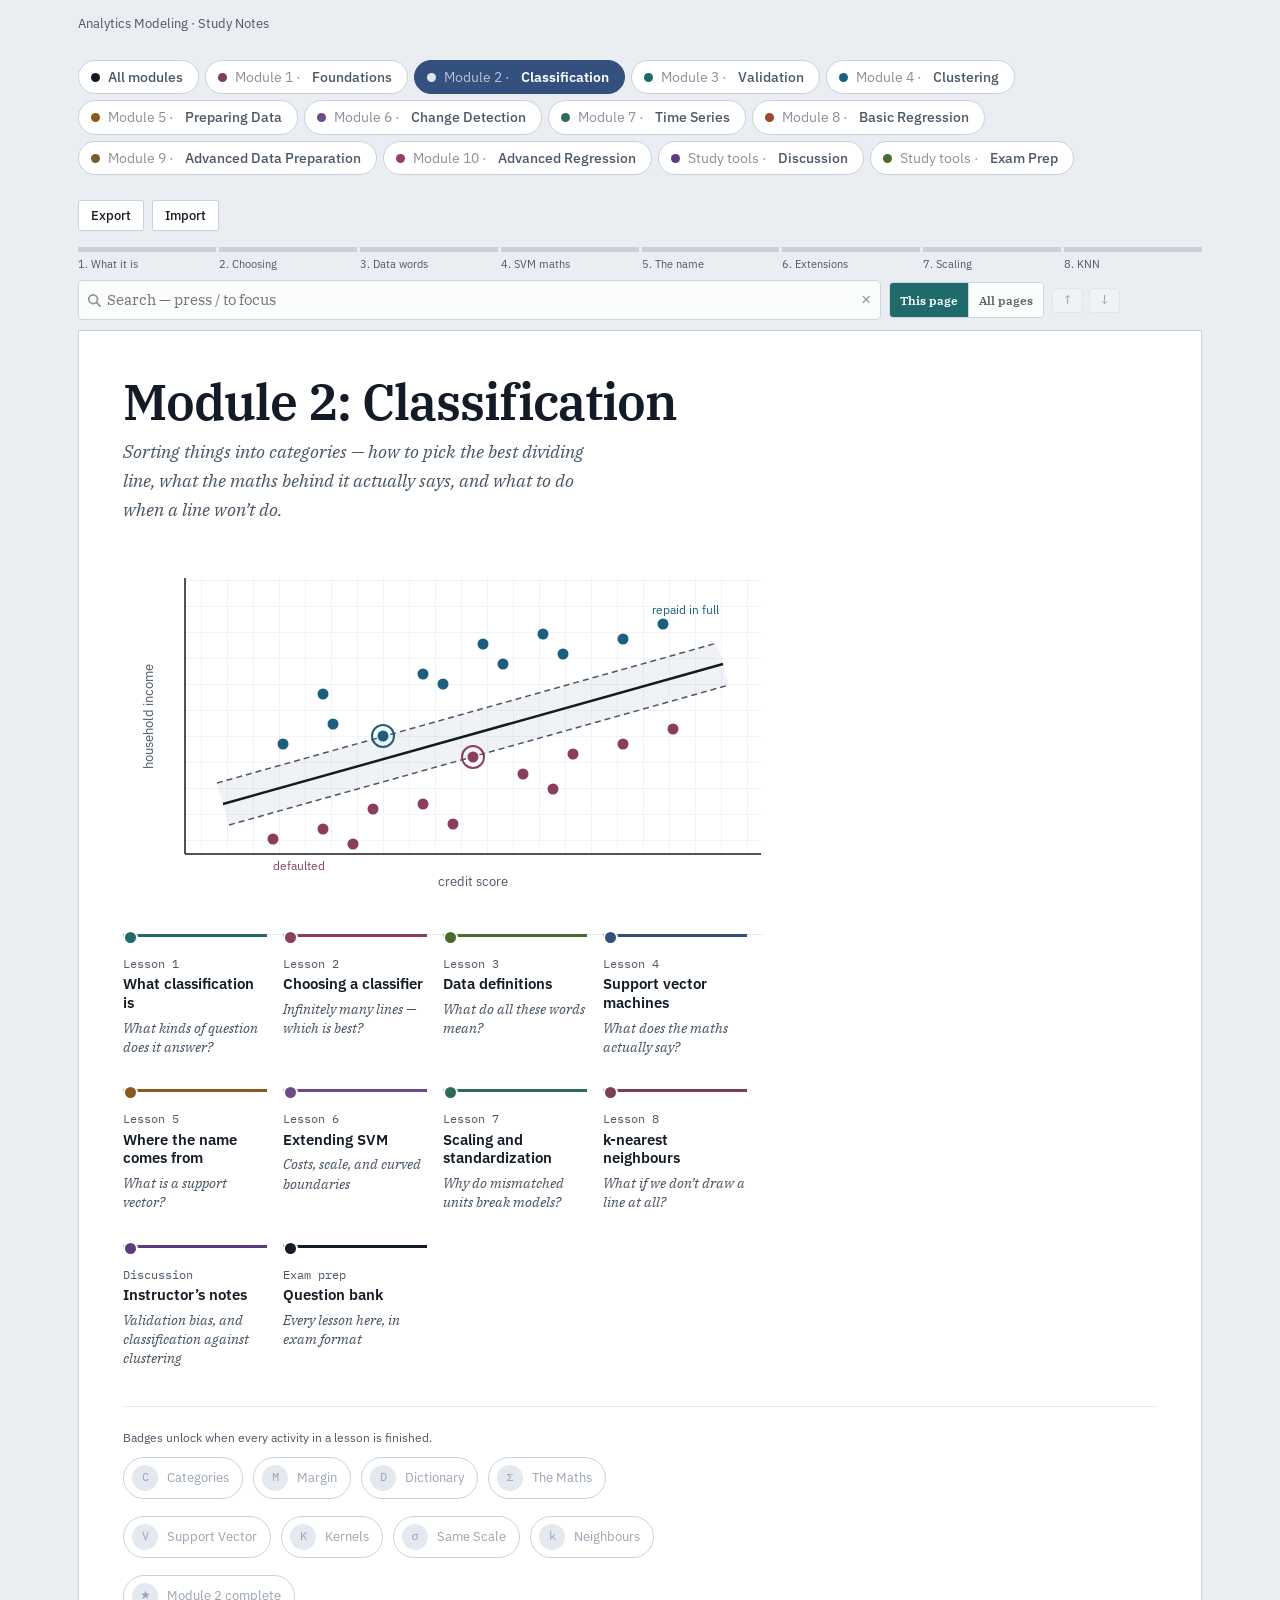
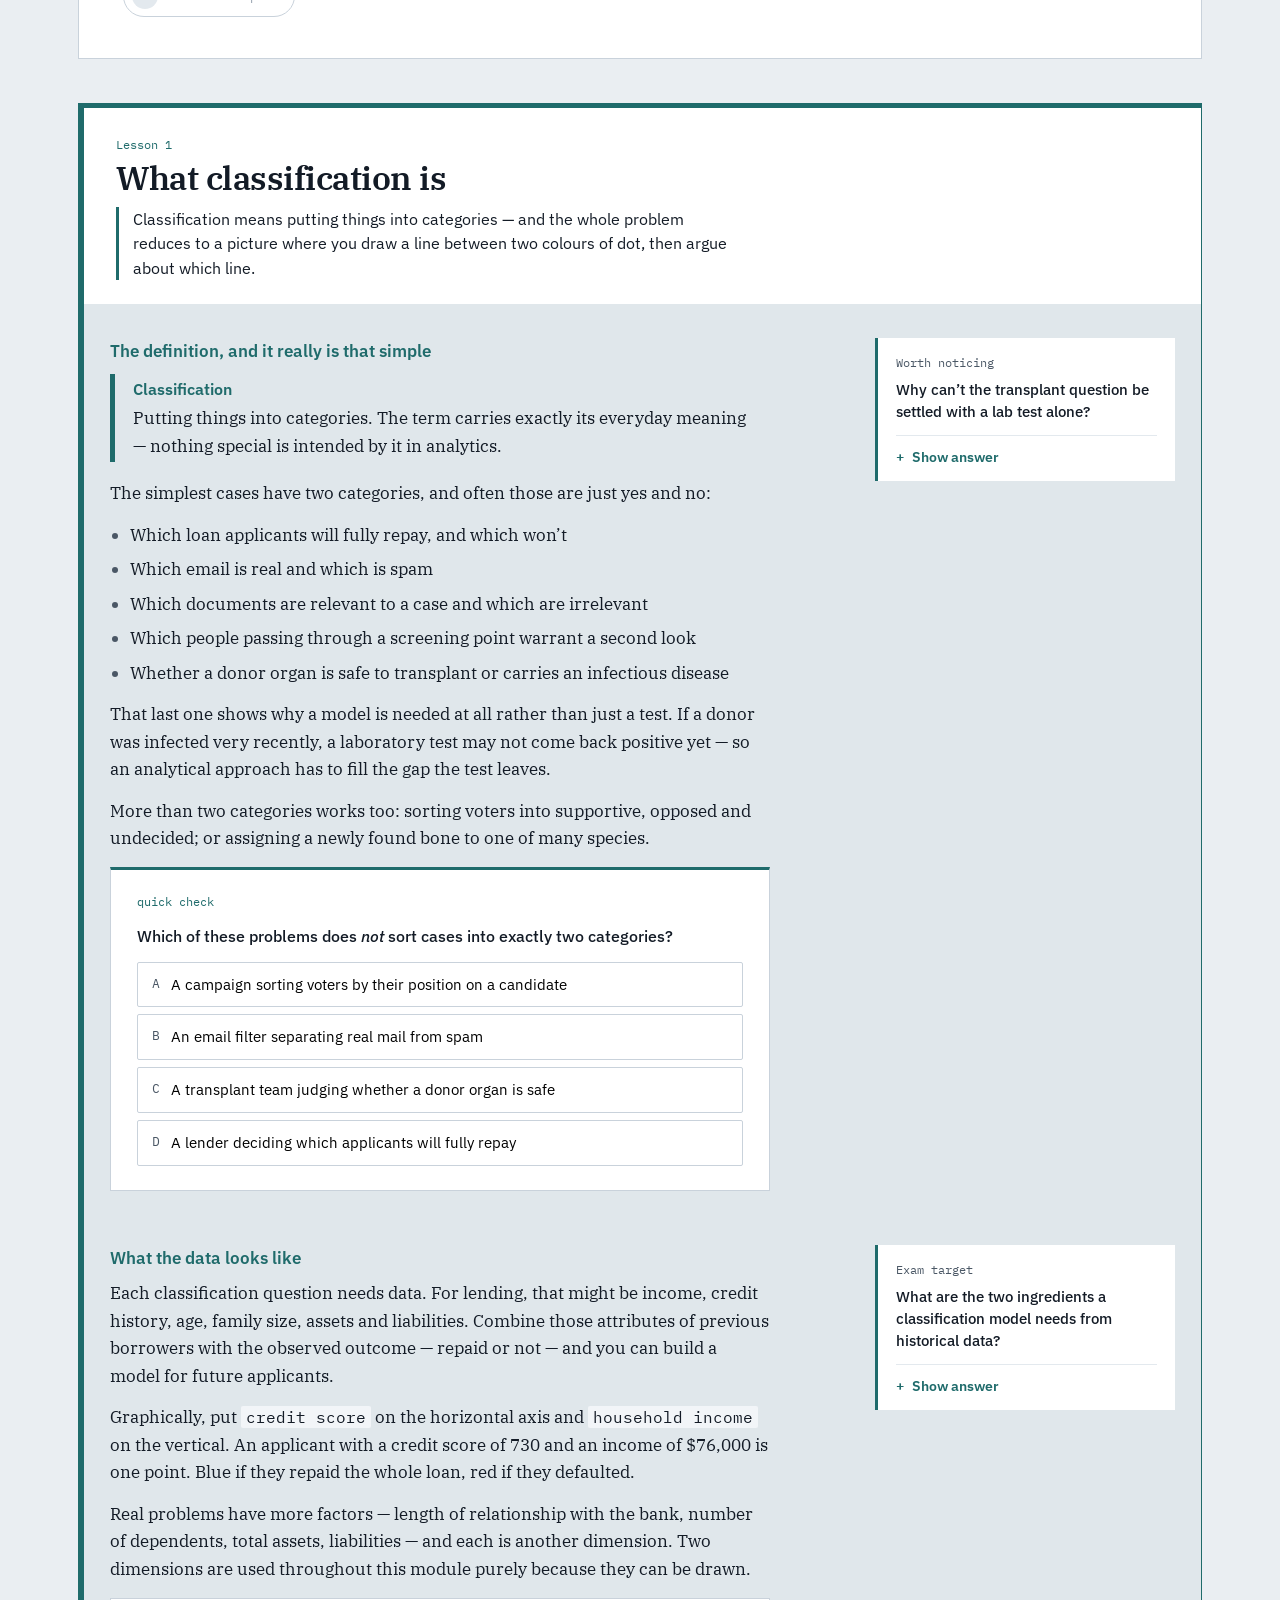
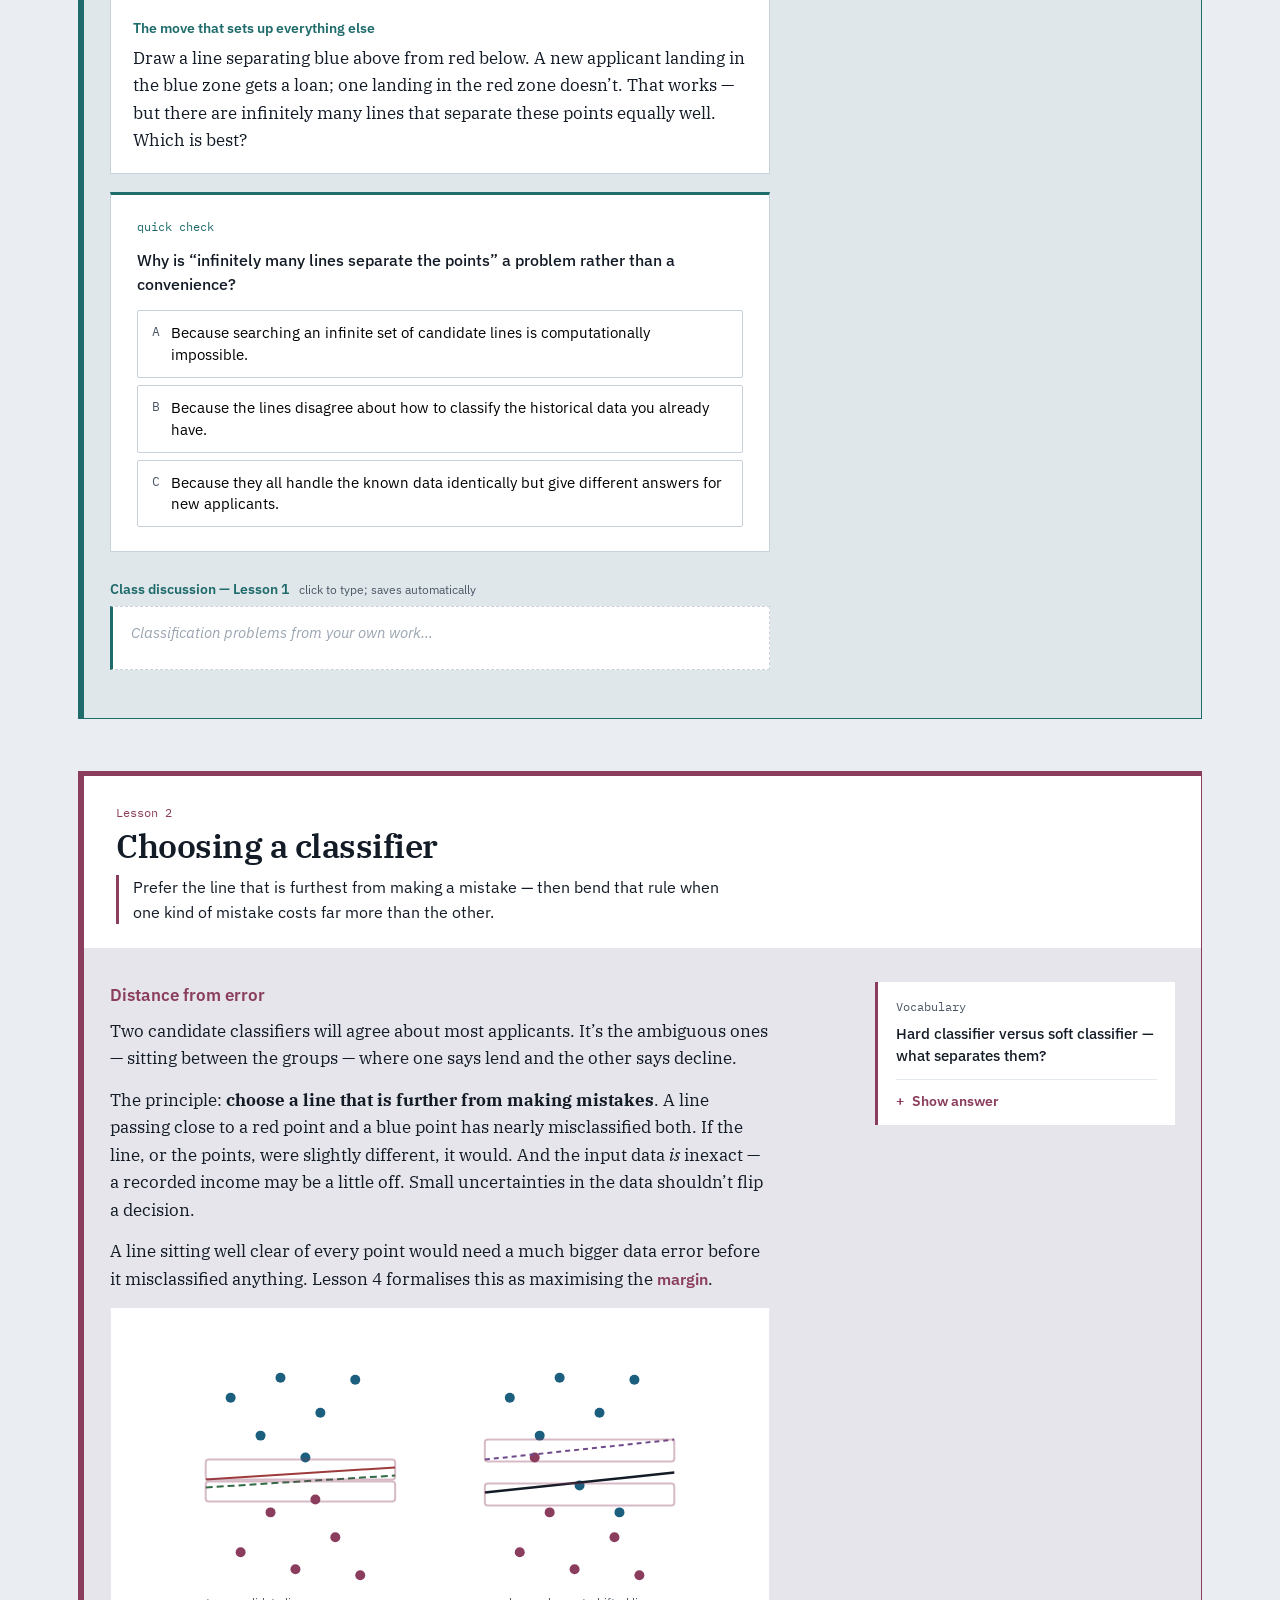
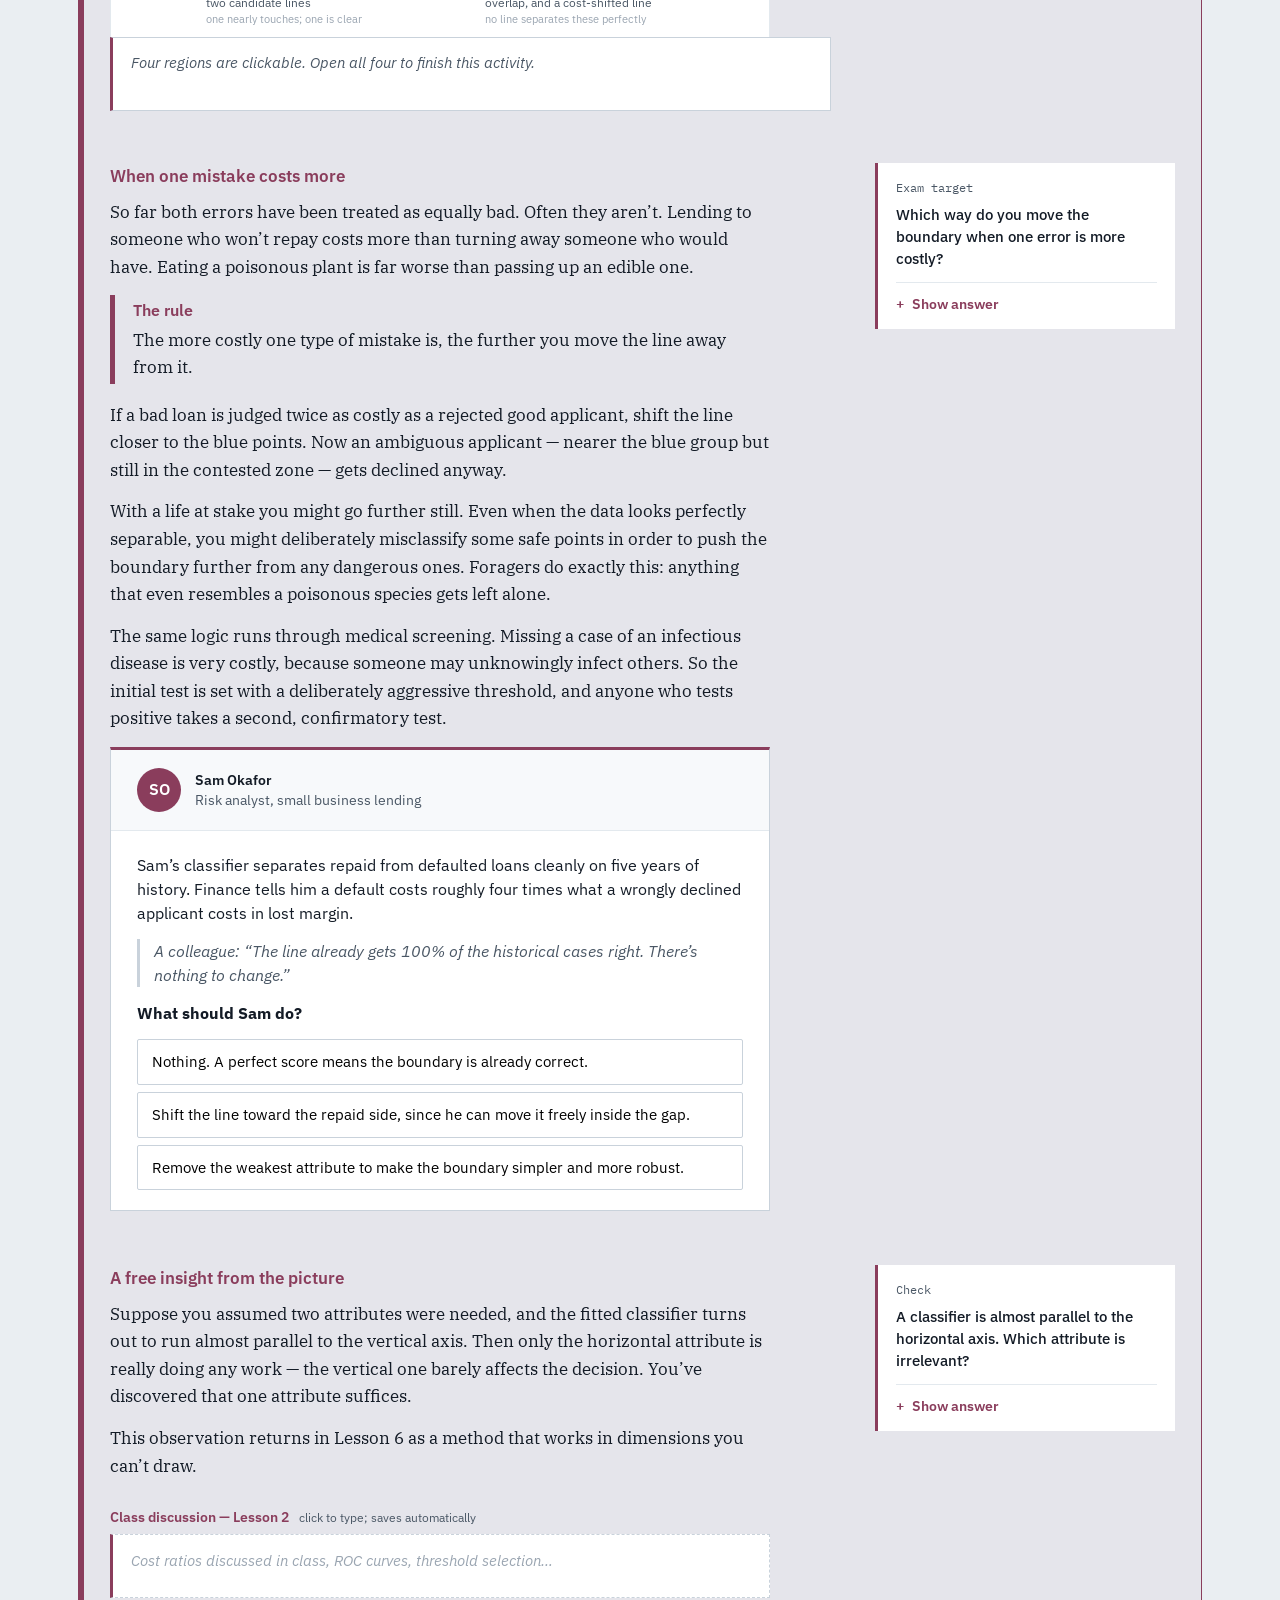
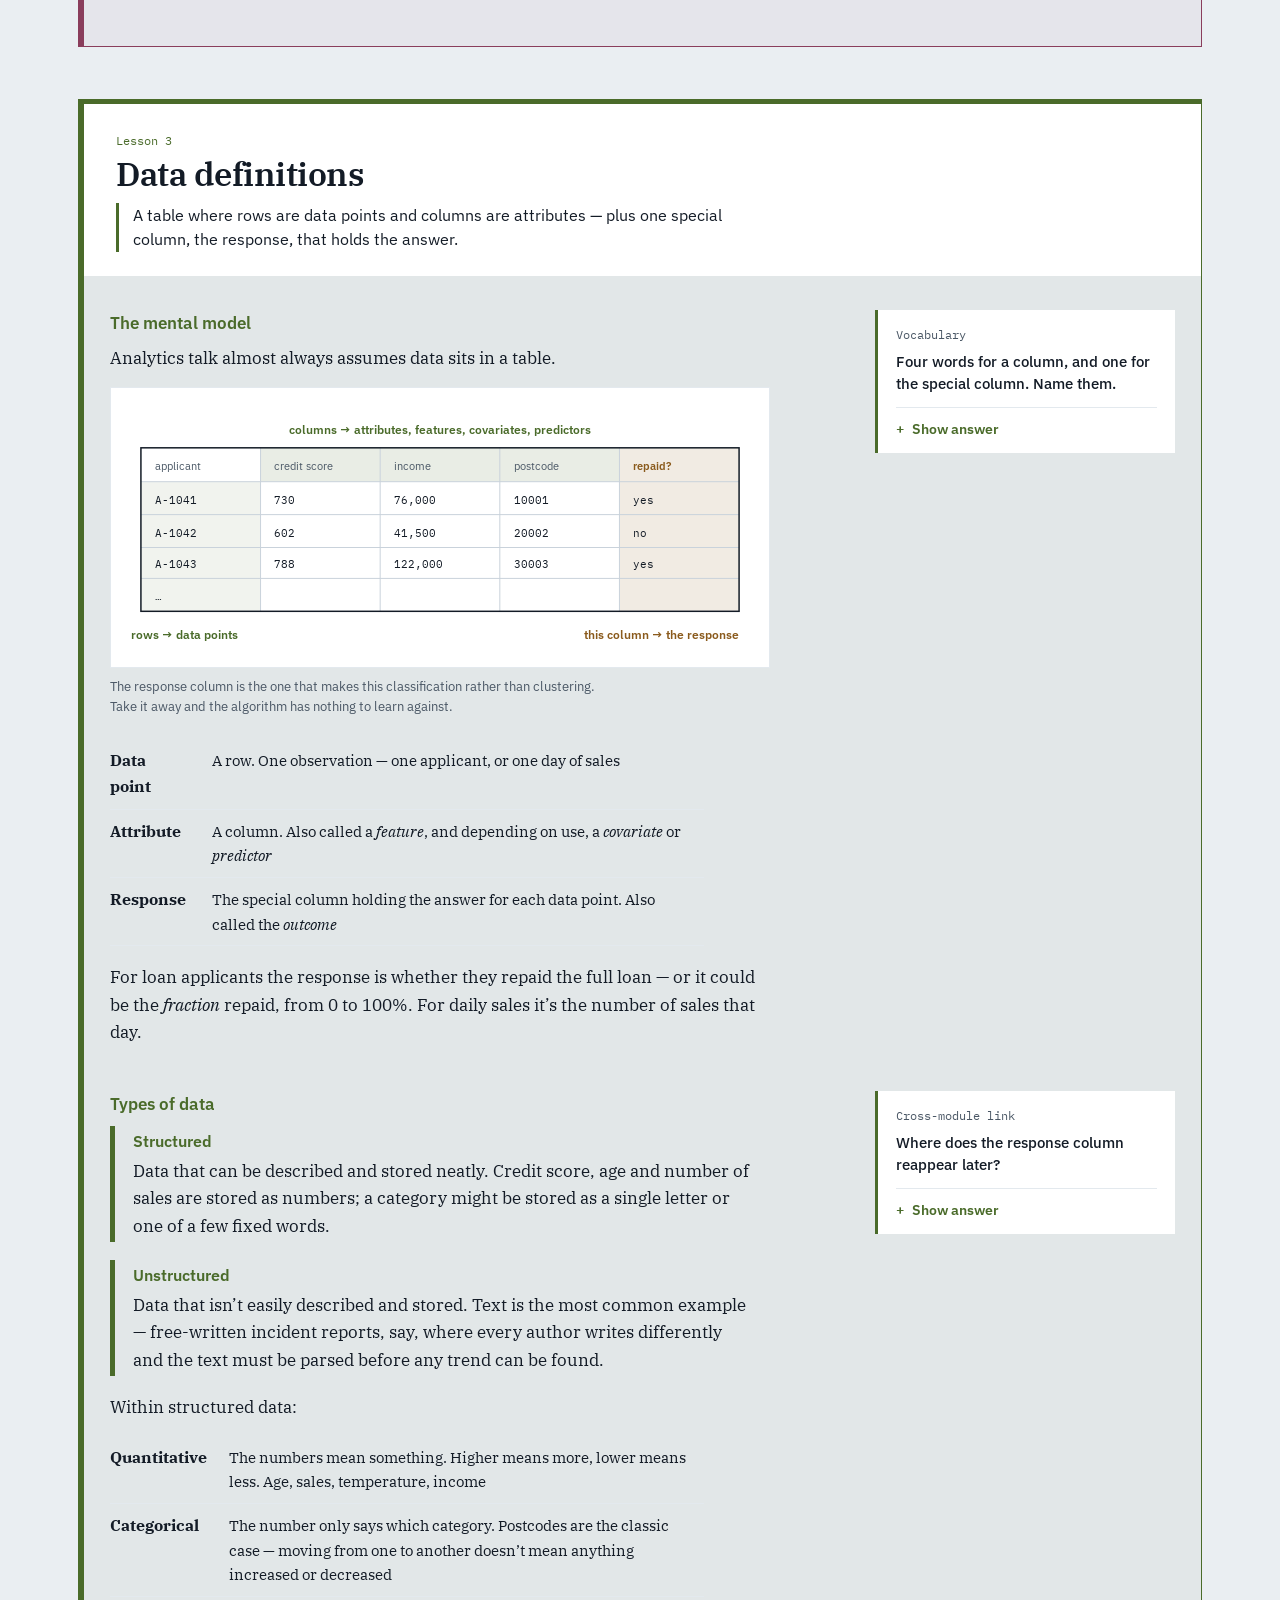
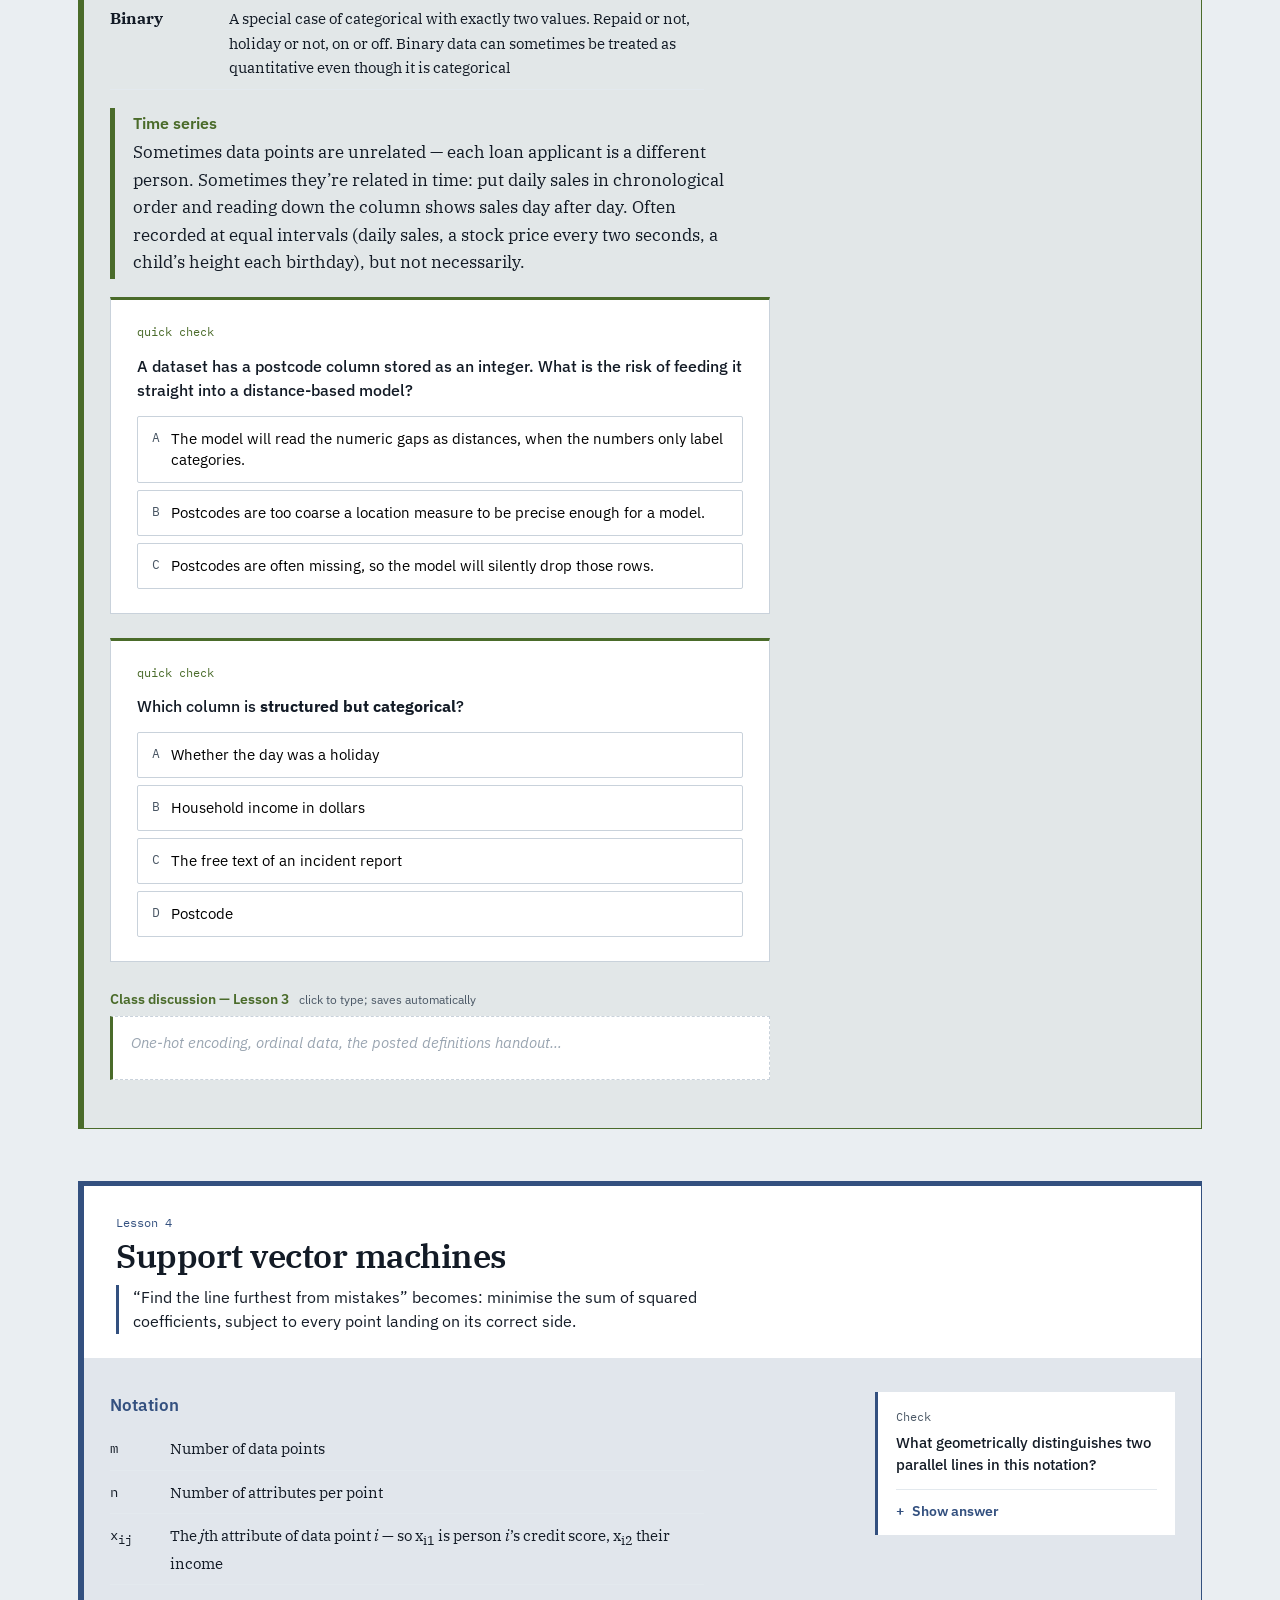
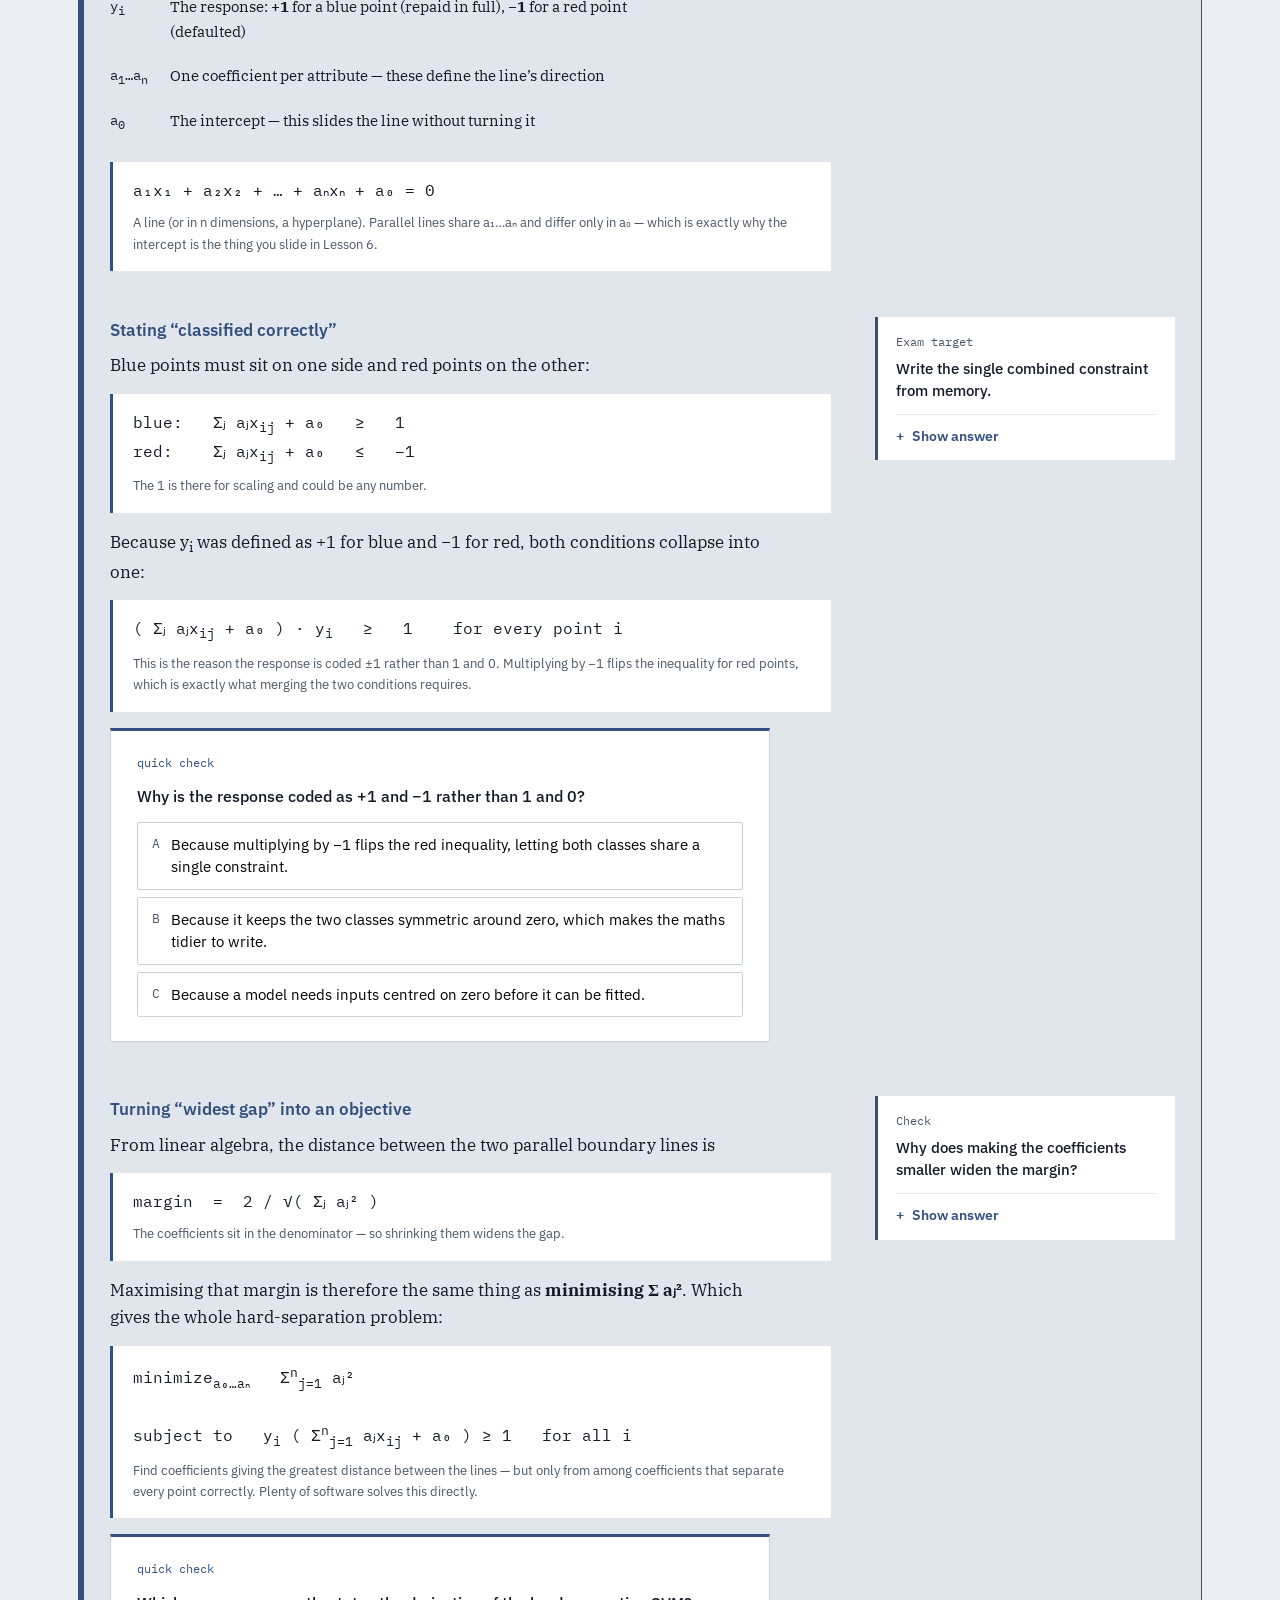
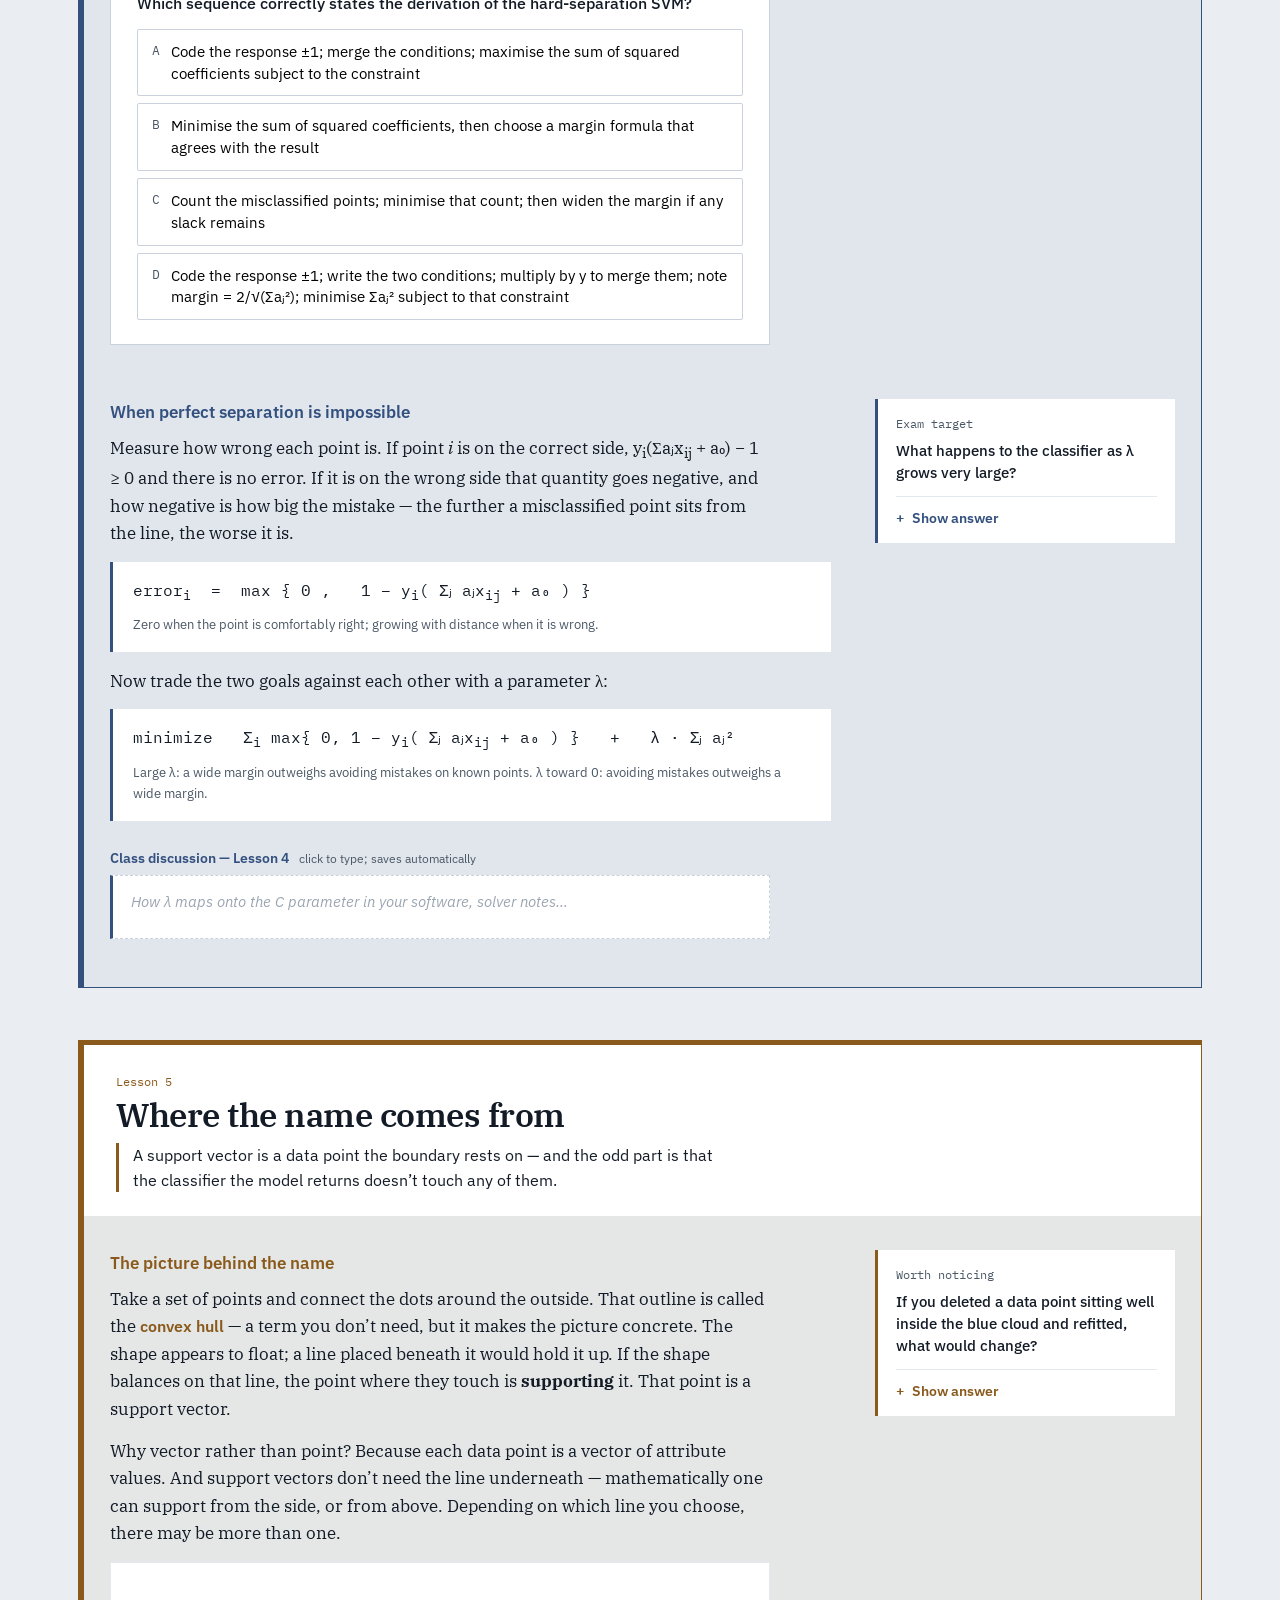
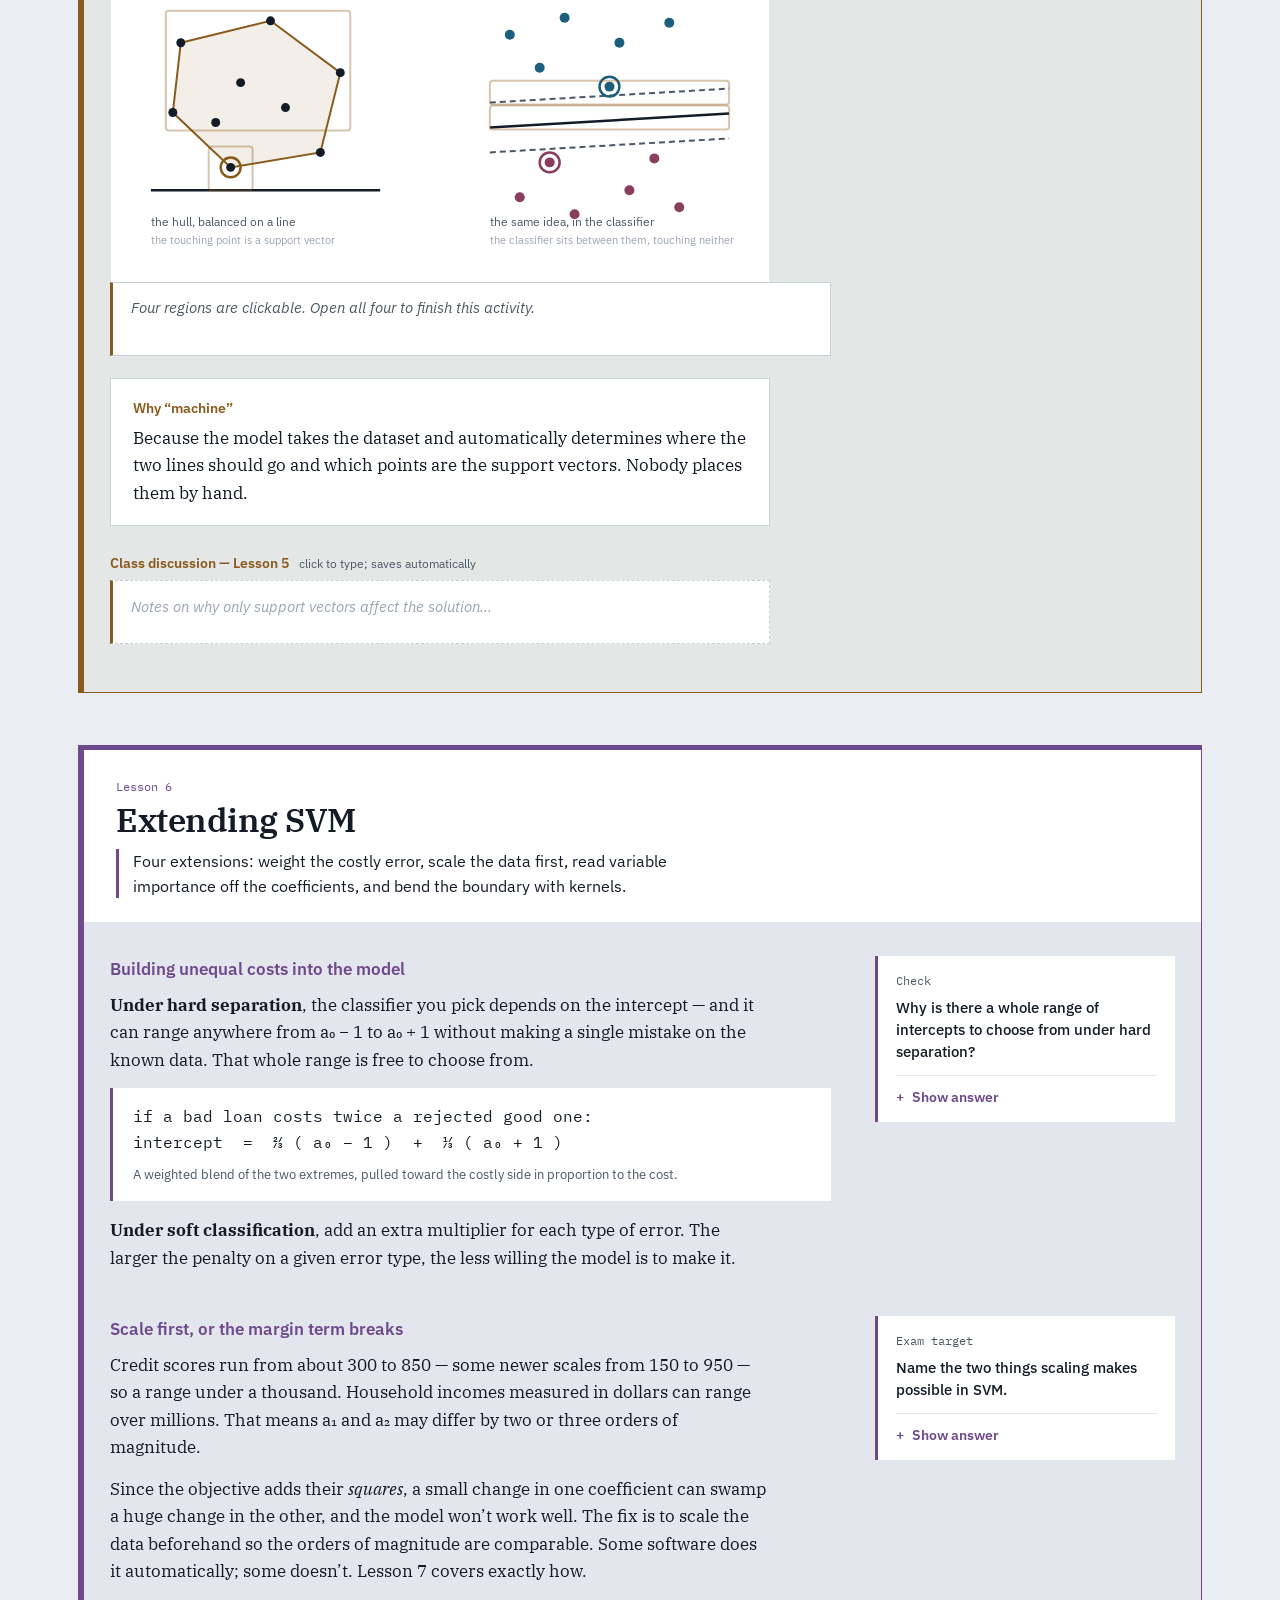
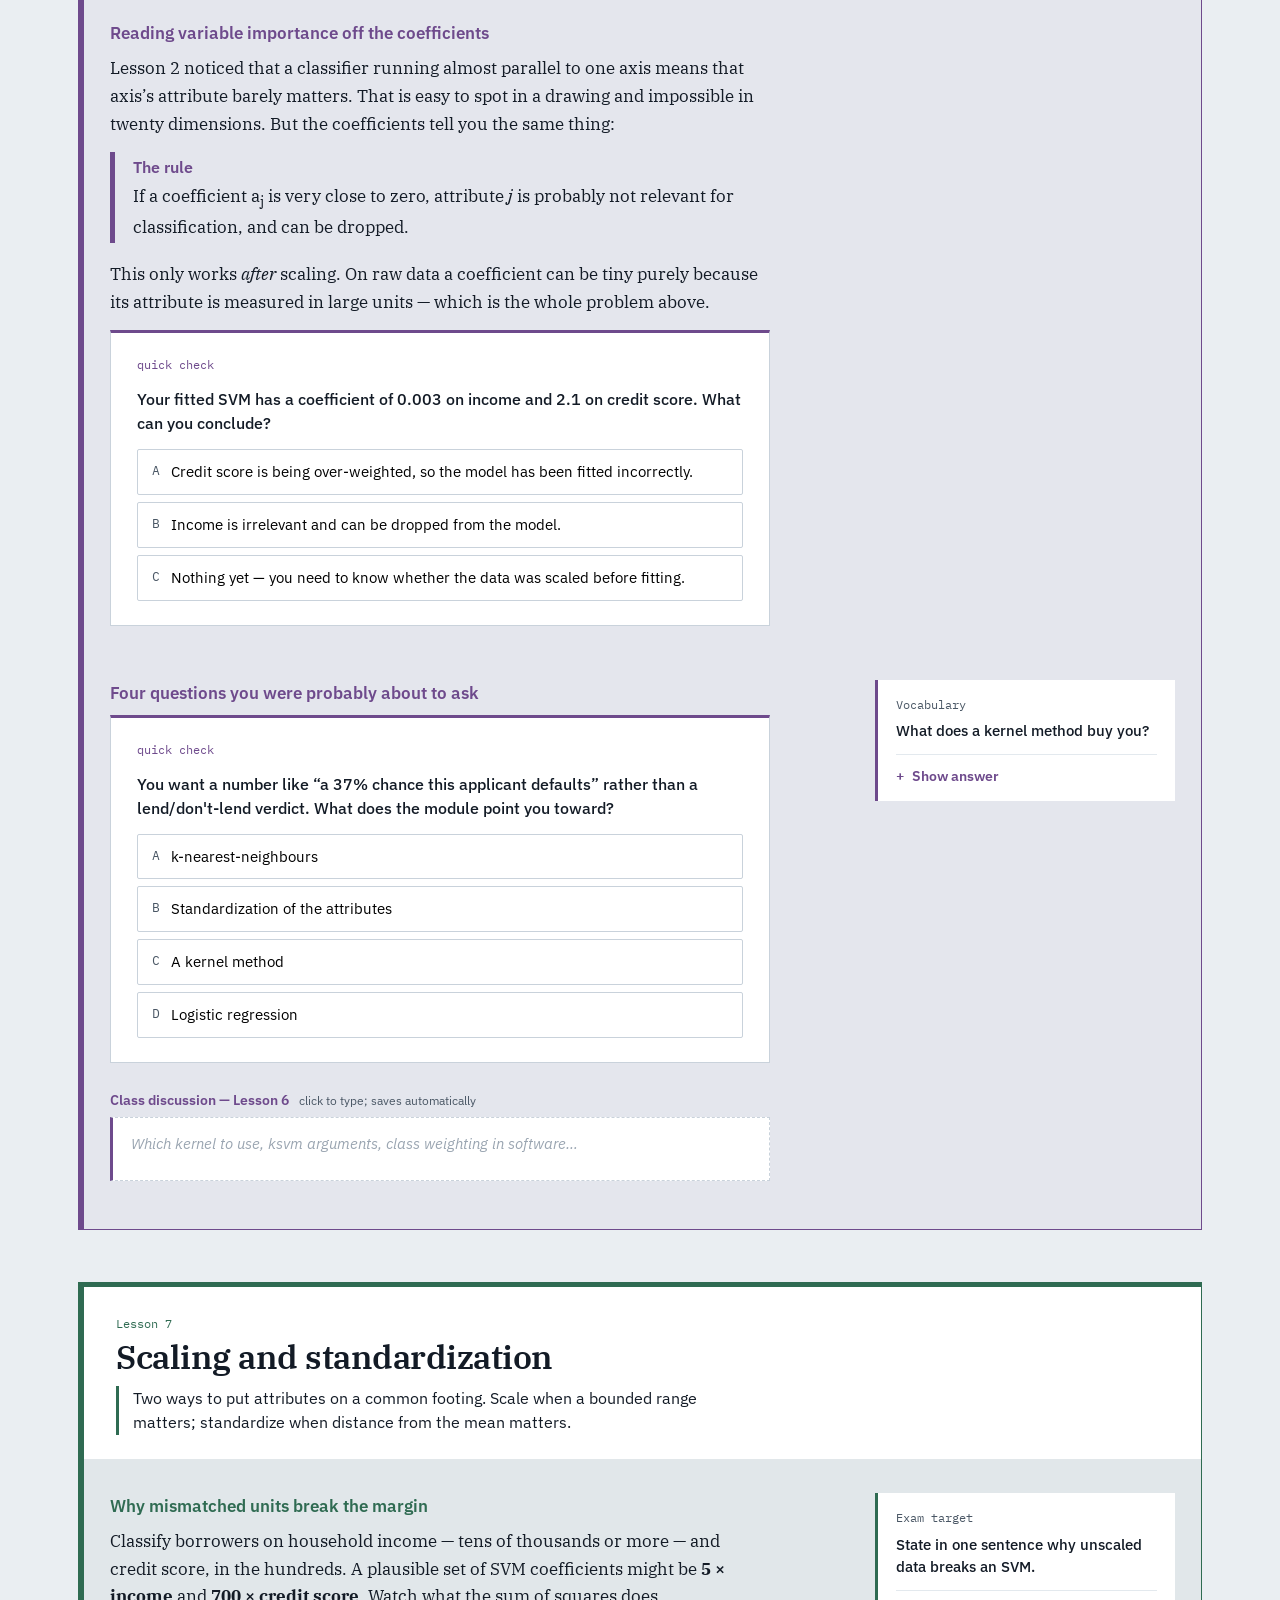
<file: module-2-classification.html>
<!DOCTYPE html>
<html lang="en">
<head>
<meta charset="utf-8">
<meta name="viewport" content="width=device-width, initial-scale=1">
<meta name="robots" content="noindex">
<title>Module 2: Classification — Study Notes</title>
<link rel="preconnect" href="https://fonts.googleapis.com">
<link rel="preconnect" href="https://fonts.gstatic.com" crossorigin>
<link href="https://fonts.googleapis.com/css2?family=IBM+Plex+Mono:wght@400;500&family=IBM+Plex+Sans:wght@400;500;600&family=IBM+Plex+Serif:ital,wght@0,400;0,600;1,400&display=swap" rel="stylesheet">
<link rel="stylesheet" href="study.css">
</head>
<body data-page="m2">
<div class="wrap">

<div class="topbar">
  <div class="topline">
    <a class="brand" href="index.html">Analytics Modeling &middot; Study Notes</a>
    <nav class="tabs" aria-label="Modules"></nav>
    <div class="toolbar">
      <button class="btn" id="exportBtn">Export</button>
      <button class="btn" id="importBtn">Import</button>
    </div>
  </div>
  <nav class="rail" id="rail" aria-label="Lessons in this module"></nav>
</div>

<header class="hero">
  <h1>Module 2: Classification</h1>
  <p class="sub">Sorting things into categories — how to pick the best dividing line, what the maths behind it actually says, and what to do when a line won’t do.</p>

  <svg class="plot" viewBox="0 0 660 350" role="img" aria-label="Scatter of past loan applicants: repaid in blue above, defaulted in red below, with two parallel boundary lines and the classifier in the middle. Two points touch the boundary lines.">
    <defs><pattern id="gridm2" width="26" height="26" patternUnits="userSpaceOnUse"><path d="M 26 0 L 0 0 0 26" fill="none" stroke="#e3e9ee" stroke-width="1"/></pattern></defs>
    <rect x="62" y="24" width="576" height="276" fill="url(#gridm2)"/>
    <polygon points="94,229 594,89 606,131 106,271" fill="#33507f" opacity=".07"/>
    <line x1="94" y1="229" x2="594" y2="89" stroke="#4a5765" stroke-width="1.5" stroke-dasharray="6 4"/>
    <line x1="106" y1="271" x2="606" y2="131" stroke="#4a5765" stroke-width="1.5" stroke-dasharray="6 4"/>
    <line x1="100" y1="250" x2="600" y2="110" stroke="#131b26" stroke-width="2.5"/>
    <g fill="#1b5e7e">
      <circle cx="160" cy="190" r="5.5"/><circle cx="210" cy="170" r="5.5"/><circle cx="320" cy="130" r="5.5"/>
      <circle cx="380" cy="110" r="5.5"/><circle cx="440" cy="100" r="5.5"/><circle cx="500" cy="85" r="5.5"/>
      <circle cx="200" cy="140" r="5.5"/><circle cx="300" cy="120" r="5.5"/><circle cx="420" cy="80" r="5.5"/>
      <circle cx="540" cy="70" r="5.5"/><circle cx="360" cy="90" r="5.5"/>
      <circle cx="260" cy="182" r="5.5"/>
    </g>
    <circle cx="260" cy="182" r="11" fill="none" stroke="#1b5e7e" stroke-width="2"/>
    <g fill="#8a3d5c">
      <circle cx="150" cy="285" r="5.5"/><circle cx="200" cy="275" r="5.5"/><circle cx="250" cy="255" r="5.5"/>
      <circle cx="300" cy="250" r="5.5"/><circle cx="400" cy="220" r="5.5"/><circle cx="450" cy="200" r="5.5"/>
      <circle cx="500" cy="190" r="5.5"/><circle cx="550" cy="175" r="5.5"/><circle cx="230" cy="290" r="5.5"/>
      <circle cx="330" cy="270" r="5.5"/><circle cx="430" cy="235" r="5.5"/>
      <circle cx="350" cy="203" r="5.5"/>
    </g>
    <circle cx="350" cy="203" r="11" fill="none" stroke="#8a3d5c" stroke-width="2"/>
    <line x1="62" y1="300" x2="638" y2="300" stroke="#131b26" stroke-width="1.5"/>
    <line x1="62" y1="300" x2="62" y2="24" stroke="#131b26" stroke-width="1.5"/>
    <text x="350" y="332" text-anchor="middle" font-family="IBM Plex Sans,sans-serif" font-size="13" fill="#4a5765">credit score</text>
    <text x="30" y="162" text-anchor="middle" font-family="IBM Plex Sans,sans-serif" font-size="13" fill="#4a5765" transform="rotate(-90 30 162)">household income</text>
    <text x="596" y="60" text-anchor="end" font-family="IBM Plex Sans,sans-serif" font-size="12" fill="#1b5e7e">repaid in full</text>
    <text x="150" y="316" font-family="IBM Plex Sans,sans-serif" font-size="12" fill="#8a3d5c">defaulted</text>
  </svg>

  <ul class="track">
    <li style="--dot:#1f6b6b"><a href="#l1"><span class="tnum">Lesson 1</span><span class="tname">What classification is</span><span class="tq">What kinds of question does it answer?</span></a></li>
    <li style="--dot:#8a3d5c"><a href="#l2"><span class="tnum">Lesson 2</span><span class="tname">Choosing a classifier</span><span class="tq">Infinitely many lines — which is best?</span></a></li>
    <li style="--dot:#4a6b2a"><a href="#l3"><span class="tnum">Lesson 3</span><span class="tname">Data definitions</span><span class="tq">What do all these words mean?</span></a></li>
    <li style="--dot:#33507f"><a href="#l4"><span class="tnum">Lesson 4</span><span class="tname">Support vector machines</span><span class="tq">What does the maths actually say?</span></a></li>
    <li style="--dot:#8a5a1c"><a href="#l5"><span class="tnum">Lesson 5</span><span class="tname">Where the name comes from</span><span class="tq">What is a support vector?</span></a></li>
    <li style="--dot:#6e4a8c"><a href="#l6"><span class="tnum">Lesson 6</span><span class="tname">Extending SVM</span><span class="tq">Costs, scale, and curved boundaries</span></a></li>
    <li style="--dot:#2f6b52"><a href="#l7"><span class="tnum">Lesson 7</span><span class="tname">Scaling and standardization</span><span class="tq">Why do mismatched units break models?</span></a></li>
    <li style="--dot:#7a3f52"><a href="#l8"><span class="tnum">Lesson 8</span><span class="tname">k-nearest neighbours</span><span class="tq">What if we don’t draw a line at all?</span></a></li>
    <li style="--dot:#5a3d7a"><a href="discussion.html#t5"><span class="tnum">Discussion</span><span class="tname">Instructor&rsquo;s notes</span><span class="tq">Validation bias, and classification against clustering</span></a></li>
    <li style="--dot:#131b26"><a href="exam-prep.html#l12"><span class="tnum">Exam prep</span><span class="tname">Question bank</span><span class="tq">Every lesson here, in exam format</span></a></li>
  </ul>

  <div class="badge-strip">
    <p class="cap">Badges unlock when every activity in a lesson is finished.</p>
    <ul class="badges">
      <li class="badge" data-for="l1" style="--b:#1f6b6b"><span class="gem">C</span><span class="nm">Categories</span></li>
      <li class="badge" data-for="l2" style="--b:#8a3d5c"><span class="gem">M</span><span class="nm">Margin</span></li>
      <li class="badge" data-for="l3" style="--b:#4a6b2a"><span class="gem">D</span><span class="nm">Dictionary</span></li>
      <li class="badge" data-for="l4" style="--b:#33507f"><span class="gem">Σ</span><span class="nm">The Maths</span></li>
      <li class="badge" data-for="l5" style="--b:#8a5a1c"><span class="gem">V</span><span class="nm">Support Vector</span></li>
      <li class="badge" data-for="l6" style="--b:#6e4a8c"><span class="gem">K</span><span class="nm">Kernels</span></li>
      <li class="badge" data-for="l7" style="--b:#2f6b52"><span class="gem">σ</span><span class="nm">Same Scale</span></li>
      <li class="badge" data-for="l8" style="--b:#7a3f52"><span class="gem">k</span><span class="nm">Neighbours</span></li>
      <li class="badge" data-for="*"  style="--b:#131b26"><span class="gem">★</span><span class="nm">Module 2 complete</span></li>
    </ul>
  </div>
</header>

<!-- ==================== LESSON 1 ==================== -->
<section class="lesson" id="l1" data-short="What it is" style="--accent:#1f6b6b">
  <div class="lesson-head">
    <span class="ln">Lesson 1</span>
    <h2>What classification is</h2>
    <p class="keyline">Classification means putting things into categories — and the whole problem reduces to a picture where you draw a line between two colours of dot, then argue about which line.</p>
  </div>

  <div class="row">
    <div class="main">
      <h3>The definition, and it really is that simple</h3>
      <div class="defn">
        <span class="term">Classification</span>
        <p>Putting things into categories. The term carries exactly its everyday meaning — nothing special is intended by it in analytics.</p>
      </div>
      <p>The simplest cases have two categories, and often those are just yes and no:</p>
      <ul>
        <li>Which loan applicants will fully repay, and which won’t</li>
        <li>Which email is real and which is spam</li>
        <li>Which documents are relevant to a case and which are irrelevant</li>
        <li>Which people passing through a screening point warrant a second look</li>
        <li>Whether a donor organ is safe to transplant or carries an infectious disease</li>
      </ul>
      <p>That last one shows why a model is needed at all rather than just a test. If a donor was infected very recently, a laboratory test may not come back positive yet — so an analytical approach has to fill the gap the test leaves.</p>
      <p>More than two categories works too: sorting voters into supportive, opposed and undecided; or assigning a newly found bone to one of many species.</p>

      <div class="ix" data-quiz="m2l1-q2">
        <div class="ix-head"><span class="ix-kind">quick check</span><span class="ix-done">answered</span></div>
        <p class="prompt">Which of these problems does <em>not</em> sort cases into exactly two categories?</p>
        <div class="opts">
          <button class="opt" data-right data-fb="Three classes — supportive, opposed and undecided. Nothing about classification requires exactly two, and the undecided group is usually the one a campaign actually cares about.">A campaign sorting voters by their position on a candidate</button>
          <button class="opt" data-fb="Two classes — real or spam. Note that the two errors here cost very different amounts, which Lesson 2 makes a great deal of.">An email filter separating real mail from spam</button>
          <button class="opt" data-fb="Two classes — safe to transplant, or carrying an infectious disease. The interest of this case is that a lab test alone can't settle it, not the number of categories.">A transplant team judging whether a donor organ is safe</button>
          <button class="opt" data-fb="Two classes — will repay in full, or won't. This is the worked example the rest of the module is built on.">A lender deciding which applicants will fully repay</button>
        </div>
        <p class="fb"></p>
      </div>

    </div>
    <aside class="check">
      <span class="n">Worth noticing</span>
      <p class="q">Why can’t the transplant question be settled with a lab test alone?</p>
      <details><summary>Show answer</summary>
        <p class="a">A recent infection may not have become detectable yet, so a negative test isn’t conclusive. The model uses other attributes to estimate risk the test can’t yet see.</p>
      </details>
    </aside>
  </div>

  <div class="row">
    <div class="main">
      <h3>What the data looks like</h3>
      <p>Each classification question needs data. For lending, that might be income, credit history, age, family size, assets and liabilities. Combine those attributes of previous borrowers with the observed outcome — repaid or not — and you can build a model for future applicants.</p>
      <p>Graphically, put <span class="m">credit score</span> on the horizontal axis and <span class="m">household income</span> on the vertical. An applicant with a credit score of 730 and an income of $76,000 is one point. Blue if they repaid the whole loan, red if they defaulted.</p>
      <p>Real problems have more factors — length of relationship with the bank, number of dependents, total assets, liabilities — and each is another dimension. Two dimensions are used throughout this module purely because they can be drawn.</p>
      <div class="callout">
        <p class="tag">The move that sets up everything else</p>
        <p>Draw a line separating blue above from red below. A new applicant landing in the blue zone gets a loan; one landing in the red zone doesn’t. That works — but there are infinitely many lines that separate these points equally well. Which is best?</p>
      </div>

      <div class="ix" data-quiz="m2l1-q1">
        <div class="ix-head"><span class="ix-kind">quick check</span><span class="ix-done">answered</span></div>
        <p class="prompt">Why is “infinitely many lines separate the points” a problem rather than a convenience?</p>
        <div class="opts">
          <button class="opt" data-fb="Computation isn't the issue. Lesson 4 shows the best line can be found by solving a single well-posed optimization problem, no searching required.">Because searching an infinite set of candidate lines is computationally impossible.</button>
          <button class="opt" data-fb="They agree on the points you already have — that's what separating them means. The disagreement shows up on new applicants, which are the only ones you actually care about.">Because the lines disagree about how to classify the historical data you already have.</button>
          <button class="opt" data-right data-fb="Every separating line handles the known points identically, so the data alone can't rank them. They differ only on new points — and that is exactly where a decision has consequences.">Because they all handle the known data identically but give different answers for new applicants.</button>
        </div>
        <p class="fb"></p>
      </div>

      <div class="note">
        <div class="note-head"><span class="lbl">Class discussion — Lesson 1</span><span class="hint">click to type; saves automatically</span></div>
        <div class="note-body" contenteditable="true" data-note="m2l1" data-placeholder="Classification problems from your own work…"></div>
      </div>
    </div>
    <aside class="check">
      <span class="n">Exam target</span>
      <p class="q">What are the two ingredients a classification model needs from historical data?</p>
      <details><summary>Show answer</summary>
        <p class="a">The attributes of each past case, and the observed outcome for each — which category it actually turned out to belong to. Without the second, this would be clustering, not classification.</p>
      </details>
    </aside>
  </div>
</section>

<!-- ==================== LESSON 2 ==================== -->
<section class="lesson" id="l2" data-short="Choosing" style="--accent:#8a3d5c">
  <div class="lesson-head">
    <span class="ln">Lesson 2</span>
    <h2>Choosing a classifier</h2>
    <p class="keyline">Prefer the line that is furthest from making a mistake — then bend that rule when one kind of mistake costs far more than the other.</p>
  </div>

  <div class="row">
    <div class="main">
      <h3>Distance from error</h3>
      <p>Two candidate classifiers will agree about most applicants. It’s the ambiguous ones — sitting between the groups — where one says lend and the other says decline.</p>
      <p>The principle: <strong>choose a line that is further from making mistakes</strong>. A line passing close to a red point and a blue point has nearly misclassified both. If the line, or the points, were slightly different, it would. And the input data <em>is</em> inexact — a recorded income may be a little off. Small uncertainties in the data shouldn’t flip a decision.</p>
      <p>A line sitting well clear of every point would need a much bigger data error before it misclassified anything. Lesson 4 formalises this as maximising the <span class="key">margin</span>.</p>

      <figure class="hotwrap" data-hotspot="m2l2-hot">
        <svg class="fig" viewBox="0 0 660 330" role="img" aria-label="Four clickable regions comparing a narrow-margin line, a wide-margin line, an unavoidable overlap requiring a soft classifier, and a cost-shifted line.">
          <g fill="#1b5e7e">
            <circle cx="120" cy="90" r="5"/><circle cx="170" cy="70" r="5"/><circle cx="210" cy="105" r="5"/>
            <circle cx="150" cy="128" r="5"/><circle cx="245" cy="72" r="5"/><circle cx="195" cy="150" r="5"/>
          </g>
          <g fill="#8a3d5c">
            <circle cx="130" cy="245" r="5"/><circle cx="185" cy="262" r="5"/><circle cx="225" cy="230" r="5"/>
            <circle cx="160" cy="205" r="5"/><circle cx="250" cy="268" r="5"/><circle cx="205" cy="192" r="5"/>
          </g>
          <line x1="95" y1="172" x2="285" y2="160" stroke="#9d3b3b" stroke-width="2"/>
          <line x1="95" y1="180" x2="285" y2="168" stroke="#2f6b45" stroke-width="2" stroke-dasharray="7 4"/>
          <text x="95" y="300" font-family="IBM Plex Sans,sans-serif" font-size="12" fill="#4a5765">two candidate lines</text>
          <text x="95" y="316" font-family="IBM Plex Sans,sans-serif" font-size="11.5" fill="#9aa5b1">one nearly touches; one is clear</text>

          <g fill="#1b5e7e">
            <circle cx="400" cy="90" r="5"/><circle cx="450" cy="70" r="5"/><circle cx="490" cy="105" r="5"/>
            <circle cx="430" cy="128" r="5"/><circle cx="525" cy="72" r="5"/><circle cx="470" cy="178" r="5"/><circle cx="510" cy="205" r="5"/>
          </g>
          <g fill="#8a3d5c">
            <circle cx="410" cy="245" r="5"/><circle cx="465" cy="262" r="5"/><circle cx="505" cy="230" r="5"/>
            <circle cx="440" cy="205" r="5"/><circle cx="530" cy="268" r="5"/><circle cx="425" cy="150" r="5"/>
          </g>
          <line x1="375" y1="185" x2="565" y2="165" stroke="#131b26" stroke-width="2.5"/>
          <line x1="375" y1="152" x2="565" y2="132" stroke="#6e4a8c" stroke-width="2" stroke-dasharray="5 4"/>
          <text x="375" y="300" font-family="IBM Plex Sans,sans-serif" font-size="12" fill="#4a5765">overlap, and a cost-shifted line</text>
          <text x="375" y="316" font-family="IBM Plex Sans,sans-serif" font-size="11.5" fill="#9aa5b1">no line separates these perfectly</text>

          <g class="hs" data-title="The narrow-margin line"
             data-body="It separates the points, so on the training data it scores perfectly — but it passes within a whisker of a point on each side. A small recording error in either one would flip that decision. A perfect score here is not evidence of a good classifier.">
            <rect class="hit" x="95" y="152" width="190" height="20"/><rect class="ring" x="95" y="152" width="190" height="20" rx="3"/>
          </g>
          <g class="hs" data-title="The wide-margin line"
             data-body="It also separates the points, and identically so on this data — but it sits clear of everything. It would take a much larger error in the data before anything is misclassified. This is the preference that Lesson 4 turns into an objective function.">
            <rect class="hit" x="95" y="174" width="190" height="20"/><rect class="ring" x="95" y="174" width="190" height="20" rx="3"/>
          </g>
          <g class="hs" data-title="Unavoidable overlap — the soft classifier"
             data-body="Sometimes no line separates the colours at all. Then you need a soft classifier, which gives as good a separation as possible, rather than a hard classifier, which separates perfectly. Note the tradeoff: a line with the fewest outright errors may sit close to many near-misses, and tilting it can trade one for the other.">
            <rect class="hit" x="375" y="176" width="190" height="22"/><rect class="ring" x="375" y="176" width="190" height="22" rx="3"/>
          </g>
          <g class="hs" data-title="The cost-shifted line"
             data-body="If one error costs far more than the other, move the line away from the costly side. Here it has been pushed up toward the blue points, so ambiguous cases get classified red. It will misclassify more blues on purpose — and that is the intended behaviour, not a defect.">
            <rect class="hit" x="375" y="132" width="190" height="22"/><rect class="ring" x="375" y="132" width="190" height="22" rx="3"/>
          </g>
        </svg>
        <div class="hotpanel"><span class="hint">Four regions are clickable. Open all four to finish this activity.</span></div>
      </figure>
    </div>
    <aside class="check">
      <span class="n">Vocabulary</span>
      <p class="q">Hard classifier versus soft classifier — what separates them?</p>
      <details><summary>Show answer</summary>
        <p class="a">A hard classifier separates the classes perfectly. A soft one accepts some misclassification and aims for the best separation available, which is what you need when no perfect boundary exists.</p>
      </details>
    </aside>
  </div>

  <div class="row">
    <div class="main">
      <h3>When one mistake costs more</h3>
      <p>So far both errors have been treated as equally bad. Often they aren’t. Lending to someone who won’t repay costs more than turning away someone who would have. Eating a poisonous plant is far worse than passing up an edible one.</p>
      <div class="defn">
        <span class="term">The rule</span>
        <p>The more costly one type of mistake is, the further you move the line away from it.</p>
      </div>
      <p>If a bad loan is judged twice as costly as a rejected good applicant, shift the line closer to the blue points. Now an ambiguous applicant — nearer the blue group but still in the contested zone — gets declined anyway.</p>
      <p>With a life at stake you might go further still. Even when the data looks perfectly separable, you might deliberately misclassify some safe points in order to push the boundary further from any dangerous ones. Foragers do exactly this: anything that even resembles a poisonous species gets left alone.</p>
      <p>The same logic runs through medical screening. Missing a case of an infectious disease is very costly, because someone may unknowingly infect others. So the initial test is set with a deliberately aggressive threshold, and anyone who tests positive takes a second, confirmatory test.</p>

      <div class="branch" data-branch="m2l2-case">
        <div class="persona">
          <span class="av">SO</span>
          <span class="who"><b>Sam Okafor</b><span>Risk analyst, small business lending</span></span>
        </div>
        <div class="scene" data-step="1">
          <p>Sam’s classifier separates repaid from defaulted loans cleanly on five years of history. Finance tells him a default costs roughly four times what a wrongly declined applicant costs in lost margin.</p>
          <p class="said">A colleague: “The line already gets 100% of the historical cases right. There’s nothing to change.”</p>
          <p><strong>What should Sam do?</strong></p>
          <div class="choices">
            <button class="choice" data-go="2" data-tone="bad" data-head="What it misses"
              data-outcome="A perfect score on history says nothing about where the line should sit. Any line inside the gap scores 100%. Leaving it centred quietly assumes the two errors cost the same, which finance has just told him is false by a factor of four.">
              Nothing. A perfect score means the boundary is already correct.
            </button>
            <button class="choice" data-go="2" data-tone="good" data-head="The right move"
              data-outcome="Every position inside the margin classifies the history perfectly, so he is free to choose within it — and cost is what should decide. Shifting toward the repaid side means ambiguous applicants get declined, trading cheap errors for expensive ones.">
              Shift the line toward the repaid side, since he can move it freely inside the gap.
            </button>
            <button class="choice" data-go="2" data-tone="bad" data-head="What goes wrong"
              data-outcome="Dropping the attribute doesn't address cost at all — it changes which line is available, not where within the gap it sits. He would lose information and still have an unweighted boundary.">
              Remove the weakest attribute to make the boundary simpler and more robust.
            </button>
          </div>
        </div>
        <div class="scene" data-step="2" data-end="1" hidden>
          <p><strong>Six months later.</strong> New data arrives and the classes now overlap — no line separates them. Sam’s shifted boundary now misclassifies a visible handful of applicants who did repay.</p>
          <div class="choices">
            <button class="choice" data-tone="bad" data-head="What happens"
              data-outcome="Re-centring minimises the raw error count, but the raw count is the wrong objective when errors cost different amounts. He would be optimising for a number nobody in the business cares about.">
              Re-centre the line to minimise the total number of misclassified points.
            </button>
            <button class="choice" data-tone="good" data-head="The right call"
              data-outcome="The same cost logic applies to soft classification: penalise the two error types differently rather than counting them equally. Those declined-but-would-have-repaid cases are the cheap errors he is deliberately buying, and the four-to-one ratio says buying them is correct.">
              Keep the asymmetry and weight the two error types differently in the objective.
            </button>
          </div>
        </div>
      </div>
    </div>
    <aside class="check">
      <span class="n">Exam target</span>
      <p class="q">Which way do you move the boundary when one error is more costly?</p>
      <details><summary>Show answer</summary>
        <p class="a">Away from the costly side — so that ambiguous cases fall on the cheap-error side. Moving it toward the costly class would do the opposite of what you want.</p>
      </details>
    </aside>
  </div>

  <div class="row">
    <div class="main">
      <h3>A free insight from the picture</h3>
      <p>Suppose you assumed two attributes were needed, and the fitted classifier turns out to run almost parallel to the vertical axis. Then only the horizontal attribute is really doing any work — the vertical one barely affects the decision. You’ve discovered that one attribute suffices.</p>
      <p>This observation returns in Lesson 6 as a method that works in dimensions you can’t draw.</p>
      <div class="note">
        <div class="note-head"><span class="lbl">Class discussion — Lesson 2</span><span class="hint">click to type; saves automatically</span></div>
        <div class="note-body" contenteditable="true" data-note="m2l2" data-placeholder="Cost ratios discussed in class, ROC curves, threshold selection…"></div>
      </div>
    </div>
    <aside class="check">
      <span class="n">Check</span>
      <p class="q">A classifier is almost parallel to the horizontal axis. Which attribute is irrelevant?</p>
      <details><summary>Show answer</summary>
        <p class="a">The horizontal one. The boundary changes with the vertical attribute and barely with the horizontal, so the horizontal attribute isn’t driving the decision. Read the direction the line <em>varies</em> in, not the axis it lies along.</p>
      </details>
    </aside>
  </div>
</section>

<!-- ==================== LESSON 3 ==================== -->
<section class="lesson" id="l3" data-short="Data words" style="--accent:#4a6b2a">
  <div class="lesson-head">
    <span class="ln">Lesson 3</span>
    <h2>Data definitions</h2>
    <p class="keyline">A table where rows are data points and columns are attributes — plus one special column, the response, that holds the answer.</p>
  </div>

  <div class="row">
    <div class="main">
      <h3>The mental model</h3>
      <p>Analytics talk almost always assumes data sits in a table.</p>
      <figure>
        <svg class="fig" viewBox="0 0 660 280" role="img" aria-label="A data table with rows labelled data points, attribute columns, and a highlighted final column labelled response.">
          <g font-family="IBM Plex Sans,sans-serif" font-size="12">
            <rect x="150" y="60" width="360" height="34" fill="#4a6b2a" fill-opacity=".12"/>
            <rect x="510" y="60" width="120" height="164" fill="#8a5a1c" fill-opacity=".12"/>
            <rect x="30" y="94" width="120" height="130" fill="#4a6b2a" fill-opacity=".08"/>
            <g stroke="#c9d2db" stroke-width="1">
              <line x1="30" y1="94" x2="630" y2="94"/><line x1="30" y1="127" x2="630" y2="127"/>
              <line x1="30" y1="160" x2="630" y2="160"/><line x1="30" y1="191" x2="630" y2="191"/>
              <line x1="150" y1="60" x2="150" y2="224"/><line x1="270" y1="60" x2="270" y2="224"/>
              <line x1="390" y1="60" x2="390" y2="224"/><line x1="510" y1="60" x2="510" y2="224"/>
            </g>
            <rect x="30" y="60" width="600" height="164" fill="none" stroke="#131b26" stroke-width="1.5"/>
            <g fill="#4a5765" font-size="11.5">
              <text x="44" y="82">applicant</text><text x="164" y="82">credit score</text>
              <text x="284" y="82">income</text><text x="404" y="82">postcode</text>
              <text x="524" y="82" font-weight="600" fill="#8a5a1c">repaid?</text>
            </g>
            <g fill="#131b26" font-family="IBM Plex Mono,monospace" font-size="11.5">
              <text x="44" y="116">A-1041</text><text x="164" y="116">730</text><text x="284" y="116">76,000</text><text x="404" y="116">10001</text><text x="524" y="116">yes</text>
              <text x="44" y="149">A-1042</text><text x="164" y="149">602</text><text x="284" y="149">41,500</text><text x="404" y="149">20002</text><text x="524" y="149">no</text>
              <text x="44" y="181">A-1043</text><text x="164" y="181">788</text><text x="284" y="181">122,000</text><text x="404" y="181">30003</text><text x="524" y="181">yes</text>
              <text x="44" y="213">…</text>
            </g>
            <text x="330" y="46" text-anchor="middle" font-size="12" font-weight="600" fill="#4a6b2a">columns → attributes, features, covariates, predictors</text>
            <text x="20" y="252" font-size="12" font-weight="600" fill="#4a6b2a">rows → data points</text>
            <text x="630" y="252" text-anchor="end" font-size="12" font-weight="600" fill="#8a5a1c">this column → the response</text>
          </g>
        </svg>
        <figcaption>The response column is the one that makes this classification rather than clustering. Take it away and the algorithm has nothing to learn against.</figcaption>
      </figure>
      <table class="plain">
        <tr><td><strong>Data point</strong></td><td>A row. One observation — one applicant, or one day of sales</td></tr>
        <tr><td><strong>Attribute</strong></td><td>A column. Also called a <em>feature</em>, and depending on use, a <em>covariate</em> or <em>predictor</em></td></tr>
        <tr><td><strong>Response</strong></td><td>The special column holding the answer for each data point. Also called the <em>outcome</em></td></tr>
      </table>
      <p>For loan applicants the response is whether they repaid the full loan — or it could be the <em>fraction</em> repaid, from 0 to 100%. For daily sales it’s the number of sales that day.</p>
    </div>
    <aside class="check">
      <span class="n">Vocabulary</span>
      <p class="q">Four words for a column, and one for the special column. Name them.</p>
      <details><summary>Show answer</summary>
        <p class="a">Attribute, feature, covariate, predictor. The special one is the response, also called the outcome.</p>
      </details>
    </aside>
  </div>

  <div class="row">
    <div class="main">
      <h3>Types of data</h3>
      <div class="defn">
        <span class="term">Structured</span>
        <p>Data that can be described and stored neatly. Credit score, age and number of sales are stored as numbers; a category might be stored as a single letter or one of a few fixed words.</p>
      </div>
      <div class="defn">
        <span class="term">Unstructured</span>
        <p>Data that isn’t easily described and stored. Text is the most common example — free-written incident reports, say, where every author writes differently and the text must be parsed before any trend can be found.</p>
      </div>
      <p>Within structured data:</p>
      <table class="plain">
        <tr><td><strong>Quantitative</strong></td><td>The numbers mean something. Higher means more, lower means less. Age, sales, temperature, income</td></tr>
        <tr><td><strong>Categorical</strong></td><td>The number only says which category. Postcodes are the classic case — moving from one to another doesn’t mean anything increased or decreased</td></tr>
        <tr><td><strong>Binary</strong></td><td>A special case of categorical with exactly two values. Repaid or not, holiday or not, on or off. Binary data can sometimes be treated as quantitative even though it is categorical</td></tr>
      </table>
      <div class="defn">
        <span class="term">Time series</span>
        <p>Sometimes data points are unrelated — each loan applicant is a different person. Sometimes they’re related in time: put daily sales in chronological order and reading down the column shows sales day after day. Often recorded at equal intervals (daily sales, a stock price every two seconds, a child’s height each birthday), but not necessarily.</p>
      </div>

      <div class="ix" data-quiz="m2l3-q1">
        <div class="ix-head"><span class="ix-kind">quick check</span><span class="ix-done">answered</span></div>
        <p class="prompt">A dataset has a postcode column stored as an integer. What is the risk of feeding it straight into a distance-based model?</p>
        <div class="opts">
          <button class="opt" data-right data-fb="The model will treat the gap between two postcodes as a meaningful magnitude, when the numbers only name regions. Nothing increased when you moved from one to the other.">The model will read the numeric gaps as distances, when the numbers only label categories.</button>
          <button class="opt" data-fb="Precision isn't the issue — postcodes are exact. The issue is that arithmetic on them is meaningless no matter how precisely they're recorded.">Postcodes are too coarse a location measure to be precise enough for a model.</button>
          <button class="opt" data-fb="Missing values are a separate problem entirely, and postcodes are usually well populated. The trouble here is with the values that <em>are</em> present.">Postcodes are often missing, so the model will silently drop those rows.</button>
        </div>
        <p class="fb"></p>
      </div>

      <div class="ix" data-quiz="m2l3-q2">
        <div class="ix-head"><span class="ix-kind">quick check</span><span class="ix-done">answered</span></div>
        <p class="prompt">Which column is <strong>structured but categorical</strong>?</p>
        <div class="opts">
          <button class="opt" data-fb="Binary — a special case of categorical with exactly two values, and one that can often be treated as quantitative despite being categorical.">Whether the day was a holiday</button>
          <button class="opt" data-fb="Quantitative — a higher number genuinely means more of the thing being measured, and differences between values are meaningful.">Household income in dollars</button>
          <button class="opt" data-fb="Unstructured. It can't be stored neatly as one of a few fixed values, and has to be parsed before anything can be learned from it.">The free text of an incident report</button>
          <button class="opt" data-right data-fb="Stored as a number, but the number carries no magnitude — it only names a region. Nothing increased when you moved from 10001 to 20002.">Postcode</button>
        </div>
        <p class="fb"></p>
      </div>

      <div class="note">
        <div class="note-head"><span class="lbl">Class discussion — Lesson 3</span><span class="hint">click to type; saves automatically</span></div>
        <div class="note-body" contenteditable="true" data-note="m2l3" data-placeholder="One-hot encoding, ordinal data, the posted definitions handout…"></div>
      </div>
    </div>
    <aside class="check">
      <span class="n">Cross-module link</span>
      <p class="q">Where does the response column reappear later?</p>
      <details><summary>Show answer</summary>
        <p class="a">In Module 4. Having an observed response is precisely what makes classification supervised; clustering has no response column at all, which is what makes it unsupervised.</p>
      </details>
    </aside>
  </div>
</section>

<!-- ==================== LESSON 4 ==================== -->
<section class="lesson" id="l4" data-short="SVM maths" style="--accent:#33507f">
  <div class="lesson-head">
    <span class="ln">Lesson 4</span>
    <h2>Support vector machines</h2>
    <p class="keyline">“Find the line furthest from mistakes” becomes: minimise the sum of squared coefficients, subject to every point landing on its correct side.</p>
  </div>

  <div class="row">
    <div class="main">
      <h3>Notation</h3>
      <table>
        <tr><td>m</td><td>Number of data points</td></tr>
        <tr><td>n</td><td>Number of attributes per point</td></tr>
        <tr><td>x<sub>ij</sub></td><td>The <em>j</em>th attribute of data point <em>i</em> — so x<sub>i1</sub> is person <em>i</em>’s credit score, x<sub>i2</sub> their income</td></tr>
        <tr><td>y<sub>i</sub></td><td>The response: <strong>+1</strong> for a blue point (repaid in full), <strong>−1</strong> for a red point (defaulted)</td></tr>
        <tr><td>a<sub>1</sub>…a<sub>n</sub></td><td>One coefficient per attribute — these define the line’s direction</td></tr>
        <tr><td>a<sub>0</sub></td><td>The intercept — this slides the line without turning it</td></tr>
      </table>
      <div class="formula">
        a₁x₁ + a₂x₂ + … + aₙxₙ + a₀ = 0
        <span class="cap">A line (or in n dimensions, a hyperplane). Parallel lines share a₁…aₙ and differ only in a₀ — which is exactly why the intercept is the thing you slide in Lesson 6.</span>
      </div>
    </div>
    <aside class="check">
      <span class="n">Check</span>
      <p class="q">What geometrically distinguishes two parallel lines in this notation?</p>
      <details><summary>Show answer</summary>
        <p class="a">Only the intercept a₀. The coefficients a₁…aₙ set the direction, so keeping them fixed and changing a₀ slides the line without rotating it.</p>
      </details>
    </aside>
  </div>

  <div class="row">
    <div class="main">
      <h3>Stating “classified correctly”</h3>
      <p>Blue points must sit on one side and red points on the other:</p>
      <div class="formula">
        blue: &nbsp; Σⱼ aⱼx<sub>ij</sub> + a₀ &nbsp; ≥ &nbsp; 1<br>
        red: &nbsp;&nbsp; Σⱼ aⱼx<sub>ij</sub> + a₀ &nbsp; ≤ &nbsp; −1
        <span class="cap">The 1 is there for scaling and could be any number.</span>
      </div>
      <p>Because y<sub>i</sub> was defined as +1 for blue and −1 for red, both conditions collapse into one:</p>
      <div class="formula">
        ( Σⱼ aⱼx<sub>ij</sub> + a₀ ) · y<sub>i</sub> &nbsp; ≥ &nbsp; 1 &nbsp;&nbsp; for every point i
        <span class="cap">This is the reason the response is coded ±1 rather than 1 and 0. Multiplying by −1 flips the inequality for red points, which is exactly what merging the two conditions requires.</span>
      </div>

      <div class="ix" data-quiz="m2l4-q1">
        <div class="ix-head"><span class="ix-kind">quick check</span><span class="ix-done">answered</span></div>
        <p class="prompt">Why is the response coded as +1 and −1 rather than 1 and 0?</p>
        <div class="opts">
          <button class="opt" data-right data-fb="Multiplying the red condition by −1 turns ≤ −1 into ≥ 1, so both classes satisfy one identical inequality. Coding a class as 0 would annihilate the expression instead of flipping it.">Because multiplying by −1 flips the red inequality, letting both classes share a single constraint.</button>
          <button class="opt" data-fb="Symmetry is a pleasant side effect, not the reason. The coding is doing algebraic work, not cosmetic work.">Because it keeps the two classes symmetric around zero, which makes the maths tidier to write.</button>
          <button class="opt" data-fb="Nothing here needs zero-mean inputs — that's Lesson 7's standardization, and it applies to the attributes, not the response.">Because a model needs inputs centred on zero before it can be fitted.</button>
        </div>
        <p class="fb"></p>
      </div>
    </div>
    <aside class="check">
      <span class="n">Exam target</span>
      <p class="q">Write the single combined constraint from memory.</p>
      <details><summary>Show answer</summary>
        <p class="a">y<sub>i</sub>(Σⱼ aⱼx<sub>ij</sub> + a₀) ≥ 1, required for every data point i.</p>
      </details>
    </aside>
  </div>

  <div class="row">
    <div class="main">
      <h3>Turning “widest gap” into an objective</h3>
      <p>From linear algebra, the distance between the two parallel boundary lines is</p>
      <div class="formula">
        margin &nbsp;=&nbsp; 2 / √( Σⱼ aⱼ² )
        <span class="cap">The coefficients sit in the denominator — so shrinking them widens the gap.</span>
      </div>
      <p>Maximising that margin is therefore the same thing as <strong>minimising Σ aⱼ²</strong>. Which gives the whole hard-separation problem:</p>
      <div class="formula">
        minimize<sub>a₀…aₙ</sub> &nbsp; Σ<sup>n</sup><sub>j=1</sub> aⱼ²<br><br>
        subject to &nbsp; y<sub>i</sub> ( Σ<sup>n</sup><sub>j=1</sub> aⱼx<sub>ij</sub> + a₀ ) ≥ 1 &nbsp; for all i
        <span class="cap">Find coefficients giving the greatest distance between the lines — but only from among coefficients that separate every point correctly. Plenty of software solves this directly.</span>
      </div>

      <div class="ix" data-quiz="m2l4-q2">
        <div class="ix-head"><span class="ix-kind">quick check</span><span class="ix-done">answered</span></div>
        <p class="prompt">Which sequence correctly states the derivation of the hard-separation SVM?</p>
        <div class="opts">
          <button class="opt" data-fb="Backwards. The margin sits over the root of the sum of squares, so a wide margin means <em>small</em> coefficients — maximising the sum would squeeze the gap shut.">Code the response ±1; merge the conditions; maximise the sum of squared coefficients subject to the constraint</button>
          <button class="opt" data-fb="The margin formula isn't something you impose — it follows from the geometry of the two parallel boundary lines. And the constraint has to exist before there is anything to minimise subject to.">Minimise the sum of squared coefficients, then choose a margin formula that agrees with the result</button>
          <button class="opt" data-fb="Counting errors is the soft-classification objective, and it comes later. Under hard separation there are no errors to count — every point is required to be on its correct side.">Count the misclassified points; minimise that count; then widen the margin if any slack remains</button>
          <button class="opt" data-right data-fb="Code ±1 → write the two separate conditions → multiply by y to merge them → note margin = 2/√(Σaⱼ²) → conclude that maximising the margin means minimising Σaⱼ² → minimise subject to the merged constraint.">Code the response ±1; write the two conditions; multiply by y to merge them; note margin = 2/√(Σaⱼ²); minimise Σaⱼ² subject to that constraint</button>
        </div>
        <p class="fb"></p>
      </div>

    </div>
    <aside class="check">
      <span class="n">Check</span>
      <p class="q">Why does making the coefficients smaller widen the margin?</p>
      <details><summary>Show answer</summary>
        <p class="a">They sit in the denominator of 2/√(Σaⱼ²). Shrinking them shrinks the denominator, which enlarges the fraction — the gap between the two boundary lines.</p>
      </details>
    </aside>
  </div>

  <div class="row">
    <div class="main">
      <h3>When perfect separation is impossible</h3>
      <p>Measure how wrong each point is. If point <em>i</em> is on the correct side, y<sub>i</sub>(Σaⱼx<sub>ij</sub> + a₀) − 1 ≥ 0 and there is no error. If it is on the wrong side that quantity goes negative, and how negative is how big the mistake — the further a misclassified point sits from the line, the worse it is.</p>
      <div class="formula">
        error<sub>i</sub> &nbsp;=&nbsp; max { 0 , &nbsp; 1 − y<sub>i</sub>( Σⱼ aⱼx<sub>ij</sub> + a₀ ) }
        <span class="cap">Zero when the point is comfortably right; growing with distance when it is wrong.</span>
      </div>
      <p>Now trade the two goals against each other with a parameter λ:</p>
      <div class="formula">
        minimize &nbsp; Σ<sub>i</sub> max{ 0, 1 − y<sub>i</sub>( Σⱼ aⱼx<sub>ij</sub> + a₀ ) } &nbsp; + &nbsp; λ · Σⱼ aⱼ²
        <span class="cap">Large λ: a wide margin outweighs avoiding mistakes on known points. λ toward 0: avoiding mistakes outweighs a wide margin.</span>
      </div>
      <div class="note">
        <div class="note-head"><span class="lbl">Class discussion — Lesson 4</span><span class="hint">click to type; saves automatically</span></div>
        <div class="note-body" contenteditable="true" data-note="m2l4" data-placeholder="How λ maps onto the C parameter in your software, solver notes…"></div>
      </div>
    </div>
    <aside class="check">
      <span class="n">Exam target</span>
      <p class="q">What happens to the classifier as λ grows very large?</p>
      <details><summary>Show answer</summary>
        <p class="a">Margin width dominates, so the model accepts more misclassified training points in exchange for a wider gap. Push λ toward zero and it does the reverse, chasing a perfect fit on the training data — which Module 3 warns is not the same as a good model.</p>
      </details>
    </aside>
  </div>
</section>

<!-- ==================== LESSON 5 ==================== -->
<section class="lesson" id="l5" data-short="The name" style="--accent:#8a5a1c">
  <div class="lesson-head">
    <span class="ln">Lesson 5</span>
    <h2>Where the name comes from</h2>
    <p class="keyline">A support vector is a data point the boundary rests on — and the odd part is that the classifier the model returns doesn’t touch any of them.</p>
  </div>

  <div class="row">
    <div class="main">
      <h3>The picture behind the name</h3>
      <p>Take a set of points and connect the dots around the outside. That outline is called the <span class="key">convex hull</span> — a term you don’t need, but it makes the picture concrete. The shape appears to float; a line placed beneath it would hold it up. If the shape balances on that line, the point where they touch is <strong>supporting</strong> it. That point is a support vector.</p>
      <p>Why vector rather than point? Because each data point is a vector of attribute values. And support vectors don’t need the line underneath — mathematically one can support from the side, or from above. Depending on which line you choose, there may be more than one.</p>

      <figure class="hotwrap" data-hotspot="m2l5-hot">
        <svg class="fig" viewBox="0 0 660 320" role="img" aria-label="Left: a set of points with its convex hull balanced on a supporting line touching at one point. Right: the two parallel boundary lines with the classifier between them. Four clickable regions.">
          <polygon points="70,80 160,58 230,110 210,190 120,205 62,150" fill="#8a5a1c" fill-opacity=".1" stroke="#8a5a1c" stroke-width="2"/>
          <g fill="#131b26">
            <circle cx="70" cy="80" r="4.5"/><circle cx="160" cy="58" r="4.5"/><circle cx="230" cy="110" r="4.5"/>
            <circle cx="210" cy="190" r="4.5"/><circle cx="120" cy="205" r="4.5"/><circle cx="62" cy="150" r="4.5"/>
            <circle cx="130" cy="120" r="4.5"/><circle cx="175" cy="145" r="4.5"/><circle cx="105" cy="160" r="4.5"/>
          </g>
          <line x1="40" y1="228" x2="270" y2="228" stroke="#131b26" stroke-width="2.5"/>
          <circle cx="120" cy="205" r="10" fill="none" stroke="#8a5a1c" stroke-width="2.5"/>
          <text x="40" y="264" font-family="IBM Plex Sans,sans-serif" font-size="12" fill="#4a5765">the hull, balanced on a line</text>
          <text x="40" y="282" font-family="IBM Plex Sans,sans-serif" font-size="11.5" fill="#9aa5b1">the touching point is a support vector</text>

          <g fill="#1b5e7e">
            <circle cx="400" cy="72" r="5"/><circle cx="455" cy="55" r="5"/><circle cx="510" cy="80" r="5"/>
            <circle cx="560" cy="60" r="5"/><circle cx="430" cy="105" r="5"/><circle cx="500" cy="124" r="5"/>
          </g>
          <g fill="#8a3d5c">
            <circle cx="410" cy="235" r="5"/><circle cx="465" cy="252" r="5"/><circle cx="520" cy="228" r="5"/>
            <circle cx="570" cy="245" r="5"/><circle cx="440" cy="200" r="5"/><circle cx="545" cy="196" r="5"/>
          </g>
          <line x1="380" y1="140" x2="620" y2="126" stroke="#4a5765" stroke-width="2" stroke-dasharray="6 4"/>
          <line x1="380" y1="190" x2="620" y2="176" stroke="#4a5765" stroke-width="2" stroke-dasharray="6 4"/>
          <line x1="380" y1="165" x2="620" y2="151" stroke="#131b26" stroke-width="2.5"/>
          <circle cx="500" cy="124" r="10" fill="none" stroke="#1b5e7e" stroke-width="2.5"/>
          <circle cx="440" cy="200" r="10" fill="none" stroke="#8a3d5c" stroke-width="2.5"/>
          <text x="380" y="282" font-family="IBM Plex Sans,sans-serif" font-size="11.5" fill="#9aa5b1">the classifier sits between them, touching neither</text>
          <text x="380" y="264" font-family="IBM Plex Sans,sans-serif" font-size="12" fill="#4a5765">the same idea, in the classifier</text>

          <g class="hs" data-title="The convex hull"
             data-body="Connect the dots around the outside of the set and you get this shape. The interior points play no part in what follows — only the ones on the boundary can ever support anything.">
            <rect class="hit" x="55" y="48" width="185" height="120"/><rect class="ring" x="55" y="48" width="185" height="120" rx="3"/>
          </g>
          <g class="hs" data-title="The support vector"
             data-body="Where the shape rests on the line. One point is carrying it. Mathematically a support vector need not be underneath at all — depending on the line's orientation it can support from the side or from above, and there can be more than one.">
            <rect class="hit" x="98" y="184" width="44" height="44"/><rect class="ring" x="98" y="184" width="44" height="44" rx="3"/>
          </g>
          <g class="hs" data-title="The two boundary lines"
             data-body="Back in the classification problem: two parallel lines pushed as far apart as possible with every point of each colour on its own side. The points they come to rest against are the support vectors — one blue, one red here.">
            <rect class="hit" x="380" y="118" width="240" height="24"/><rect class="ring" x="380" y="118" width="240" height="24" rx="3"/>
          </g>
          <g class="hs" data-title="The classifier — and the irony"
             data-body="The line the model actually returns runs midway between the two boundaries, so it touches neither support vector. The method is named after points its own answer never touches. The name comes from the machine automatically determining where the boundaries go and which points support them.">
            <rect class="hit" x="380" y="143" width="240" height="24"/><rect class="ring" x="380" y="143" width="240" height="24" rx="3"/>
          </g>
        </svg>
        <div class="hotpanel"><span class="hint">Four regions are clickable. Open all four to finish this activity.</span></div>
      </figure>

      <div class="callout">
        <p class="tag">Why “machine”</p>
        <p>Because the model takes the dataset and automatically determines where the two lines should go and which points are the support vectors. Nobody places them by hand.</p>
      </div>
      <div class="note">
        <div class="note-head"><span class="lbl">Class discussion — Lesson 5</span><span class="hint">click to type; saves automatically</span></div>
        <div class="note-body" contenteditable="true" data-note="m2l5" data-placeholder="Notes on why only support vectors affect the solution…"></div>
      </div>
    </div>
    <aside class="check">
      <span class="n">Worth noticing</span>
      <p class="q">If you deleted a data point sitting well inside the blue cloud and refitted, what would change?</p>
      <details><summary>Show answer</summary>
        <p class="a">Nothing. Only the points the boundaries rest against constrain the solution — interior points are already comfortably satisfied. This is why the method is named after them, and it makes SVM robust to changes far from the boundary.</p>
      </details>
    </aside>
  </div>
</section>

<!-- ==================== LESSON 6 ==================== -->
<section class="lesson" id="l6" data-short="Extensions" style="--accent:#6e4a8c">
  <div class="lesson-head">
    <span class="ln">Lesson 6</span>
    <h2>Extending SVM</h2>
    <p class="keyline">Four extensions: weight the costly error, scale the data first, read variable importance off the coefficients, and bend the boundary with kernels.</p>
  </div>

  <div class="row">
    <div class="main">
      <h3>Building unequal costs into the model</h3>
      <p><strong>Under hard separation</strong>, the classifier you pick depends on the intercept — and it can range anywhere from a₀ − 1 to a₀ + 1 without making a single mistake on the known data. That whole range is free to choose from.</p>
      <div class="formula">
        if a bad loan costs twice a rejected good one:<br>
        intercept &nbsp;=&nbsp; ⅔ ( a₀ − 1 ) &nbsp;+&nbsp; ⅓ ( a₀ + 1 )
        <span class="cap">A weighted blend of the two extremes, pulled toward the costly side in proportion to the cost.</span>
      </div>
      <p><strong>Under soft classification</strong>, add an extra multiplier for each type of error. The larger the penalty on a given error type, the less willing the model is to make it.</p>
    </div>
    <aside class="check">
      <span class="n">Check</span>
      <p class="q">Why is there a whole range of intercepts to choose from under hard separation?</p>
      <details><summary>Show answer</summary>
        <p class="a">Because every intercept between a₀ − 1 and a₀ + 1 classifies all the known points correctly. The data can’t distinguish between them, so cost is what should.</p>
      </details>
    </aside>
  </div>

  <div class="row">
    <div class="main">
      <h3>Scale first, or the margin term breaks</h3>
      <p>Credit scores run from about 300 to 850 — some newer scales from 150 to 950 — so a range under a thousand. Household incomes measured in dollars can range over millions. That means a₁ and a₂ may differ by two or three orders of magnitude.</p>
      <p>Since the objective adds their <em>squares</em>, a small change in one coefficient can swamp a huge change in the other, and the model won’t work well. The fix is to scale the data beforehand so the orders of magnitude are comparable. Some software does it automatically; some doesn’t. Lesson 7 covers exactly how.</p>

      <h3>Reading variable importance off the coefficients</h3>
      <p>Lesson 2 noticed that a classifier running almost parallel to one axis means that axis’s attribute barely matters. That is easy to spot in a drawing and impossible in twenty dimensions. But the coefficients tell you the same thing:</p>
      <div class="defn">
        <span class="term">The rule</span>
        <p>If a coefficient a<sub>j</sub> is very close to zero, attribute <em>j</em> is probably not relevant for classification, and can be dropped.</p>
      </div>
      <p>This only works <em>after</em> scaling. On raw data a coefficient can be tiny purely because its attribute is measured in large units — which is the whole problem above.</p>

      <div class="ix" data-quiz="m2l6-q1">
        <div class="ix-head"><span class="ix-kind">quick check</span><span class="ix-done">answered</span></div>
        <p class="prompt">Your fitted SVM has a coefficient of 0.003 on income and 2.1 on credit score. What can you conclude?</p>
        <div class="opts">
          <button class="opt" data-fb="Coefficient magnitude is not error, and a large coefficient isn't evidence of a mistake. Both numbers are perfectly plausible for unscaled data.">Credit score is being over-weighted, so the model has been fitted incorrectly.</button>
          <button class="opt" data-fb="This is the trap. Income runs into six figures and credit score into three, so a small coefficient on income may just be compensating for its larger units — it can still be doing plenty of work.">Income is irrelevant and can be dropped from the model.</button>
          <button class="opt" data-right data-fb="The comparison is only meaningful once the attributes share a scale. Scale, refit, and then a near-zero coefficient genuinely indicates an irrelevant attribute.">Nothing yet — you need to know whether the data was scaled before fitting.</button>
        </div>
        <p class="fb"></p>
      </div>
    </div>
    <aside class="check">
      <span class="n">Exam target</span>
      <p class="q">Name the two things scaling makes possible in SVM.</p>
      <details><summary>Show answer</summary>
        <p class="a">It stops the sum-of-squares margin term being dominated by whichever attribute has the larger units, and it makes coefficient magnitudes comparable so they can be used for variable selection.</p>
      </details>
    </aside>
  </div>

  <div class="row">
    <div class="main">
      <h3>Four questions you were probably about to ask</h3>

      <div class="ix" data-quiz="m2l6-q2">
        <div class="ix-head"><span class="ix-kind">quick check</span><span class="ix-done">answered</span></div>
        <p class="prompt">You want a number like “a 37% chance this applicant defaults” rather than a lend/don't-lend verdict. What does the module point you toward?</p>
        <div class="opts">
          <button class="opt" data-fb="k-nearest-neighbours is the answer to a different question — how to handle many classes without drawing boundaries between every pair.">k-nearest-neighbours</button>
          <button class="opt" data-fb="Standardization is a preprocessing step for the attributes. It changes the units of the inputs, not the kind of output the model produces.">Standardization of the attributes</button>
          <button class="opt" data-fb="A kernel changes the shape of the boundary from straight to curved. It still returns a side of the boundary, not a probability.">A kernel method</button>
          <button class="opt" data-right data-fb="Logistic regression is the named method for estimating the probability of belonging to a class, which you can then turn into a decision at whatever threshold cost implies.">Logistic regression</button>
        </div>
        <p class="fb"></p>
      </div>

      <div class="note">
        <div class="note-head"><span class="lbl">Class discussion — Lesson 6</span><span class="hint">click to type; saves automatically</span></div>
        <div class="note-body" contenteditable="true" data-note="m2l6" data-placeholder="Which kernel to use, ksvm arguments, class weighting in software…"></div>
      </div>
    </div>
    <aside class="check">
      <span class="n">Vocabulary</span>
      <p class="q">What does a kernel method buy you?</p>
      <details><summary>Show answer</summary>
        <p class="a">Non-linear classifiers. The boundary can curve rather than being a straight line or flat hyperplane, while the rest of the SVM machinery stays the same.</p>
      </details>
    </aside>
  </div>
</section>

<!-- ==================== LESSON 7 ==================== -->
<section class="lesson" id="l7" data-short="Scaling" style="--accent:#2f6b52">
  <div class="lesson-head">
    <span class="ln">Lesson 7</span>
    <h2>Scaling and standardization</h2>
    <p class="keyline">Two ways to put attributes on a common footing. Scale when a bounded range matters; standardize when distance from the mean matters.</p>
  </div>

  <div class="row">
    <div class="main">
      <h3>Why mismatched units break the margin</h3>
      <p>Classify borrowers on household income — tens of thousands or more — and credit score, in the hundreds. A plausible set of SVM coefficients might be <strong>5 × income</strong> and <strong>700 × credit score</strong>. Watch what the sum of squares does.</p>
      <table>
        <tr><th>Coefficients</th><th>Sum of squares</th><th>Change</th></tr>
        <tr><td>5, 700</td><td>25 + 490,000 = 490,025</td><td>—</td></tr>
        <tr><td>5, 701</td><td>25 + 491,401 = 491,426</td><td>+1,401</td></tr>
        <tr><td>37.8, 700</td><td>≈ 1,429 + 490,000</td><td>+1,404</td></tr>
      </table>
      <p>Nudging the credit-score coefficient from 700 to 701 is under a 1% change and barely moves the line — yet it shifts the objective by 1,401. To move the objective by the same amount through the income coefficient, you’d have to take it from 5 to about 37.8: a change of more than 600%, and an enormous change to the line.</p>
      <div class="callout">
        <p class="tag">The consequence</p>
        <p>Because the data are on such different scales, the coefficients are too — so the sum of squared coefficients is far more sensitive to one than the other. The optimizer spends all its effort on the attribute with the large coefficient and effectively ignores the other. The model doesn’t work well.</p>
      </div>

      <div class="ix" data-quiz="m2l7-q1">
        <div class="ix-head"><span class="ix-kind">quick check</span><span class="ix-done">answered</span></div>
        <p class="prompt">In the table above, the two coefficient changes move the objective by roughly the same amount. Why is that a problem rather than a reassurance?</p>
        <div class="opts">
          <button class="opt" data-fb="Both rows are legitimate coefficient sets — nothing is wrong arithmetically. The trouble is what equal objective movement corresponds to geometrically.">Because the two rows aren’t comparable, so the arithmetic in the table is misleading.</button>
          <button class="opt" data-right data-fb="Equal movement in the objective corresponds to a trivial change in one line and a drastic one in the other. The optimizer is therefore steering almost entirely by credit score, whatever income is doing.">Because equal movement in the objective corresponds to wildly unequal movement of the actual boundary.</button>
          <button class="opt" data-fb="Rounding isn't the issue — the effect is enormous, not marginal, and it would persist at any precision. It comes from the units, not the arithmetic.">Because the sums are large enough that floating-point rounding will dominate the result.</button>
        </div>
        <p class="fb"></p>
      </div>
    </div>
    <aside class="check">
      <span class="n">Exam target</span>
      <p class="q">State in one sentence why unscaled data breaks an SVM.</p>
      <details><summary>Show answer</summary>
        <p class="a">Attributes on different scales produce coefficients on different scales, so the sum of squared coefficients responds far more to one attribute than another and no longer measures the margin fairly.</p>
      </details>
    </aside>
  </div>

  <div class="row">
    <div class="main">
      <h3>The two fixes</h3>
      <div class="defn">
        <span class="term">Scaling — squeeze into an interval</span>
        <p>Usually into 0 to 1, the most common choice. For each attribute <em>j</em>, let x<sub>min,j</sub> and x<sub>max,j</sub> be its smallest and largest values.</p>
      </div>
      <div class="formula">
        x<sub>ij</sub><sup>scaled</sup> &nbsp;=&nbsp; ( x<sub>ij</sub> − x<sub>min,j</sub> ) / ( x<sub>max,j</sub> − x<sub>min,j</sub> )
        <span class="cap">For a different range [a, b], take the 0-to-1 value, multiply by (b − a), and add a.</span>
      </div>
      <div class="defn">
        <span class="term">Standardization — recentre on the mean</span>
        <p>Rescale to a mean of 0 and a standard deviation of 1 — the standard normal. Let μ<sub>j</sub> be the mean of attribute <em>j</em> and σ<sub>j</sub> its standard deviation.</p>
      </div>
      <div class="formula">
        x<sub>ij</sub><sup>standardized</sup> &nbsp;=&nbsp; ( x<sub>ij</sub> − μ<sub>j</sub> ) / σ<sub>j</sub>
        <span class="cap">The result says how many standard deviations from the mean each value sits. Unbounded by construction.</span>
      </div>

      <figure>
        <svg class="fig" viewBox="0 0 660 260" role="img" aria-label="Left: raw data where income spans a huge range and credit score a narrow one, squashing the points into a band. Right: after scaling, both axes run 0 to 1 and the points spread out.">
          <g font-family="IBM Plex Sans,sans-serif" font-size="12">
            <text x="34" y="26" font-size="12.5" font-weight="600" fill="#131b26">Raw</text>
            <rect x="34" y="40" width="250" height="160" fill="none" stroke="#c9d2db" stroke-width="1.5"/>
            <g fill="#2f6b52">
              <circle cx="150" cy="176" r="4"/><circle cx="164" cy="180" r="4"/><circle cx="139" cy="172" r="4"/>
              <circle cx="176" cy="184" r="4"/><circle cx="157" cy="169" r="4"/><circle cx="146" cy="186" r="4"/>
              <circle cx="169" cy="174" r="4"/><circle cx="133" cy="181" r="4"/>
            </g>
            <text x="159" y="218" text-anchor="middle" font-size="11" fill="#4a5765">credit score 300–850</text>
            <text x="24" y="120" text-anchor="middle" font-size="11" fill="#4a5765" transform="rotate(-90 24 120)">income 0–2m</text>

            <line x1="300" y1="120" x2="350" y2="120" stroke="#131b26" stroke-width="2"/>
            <polygon points="360,120 348,115 348,125" fill="#131b26"/>
            <text x="325" y="110" text-anchor="middle" font-size="11" fill="#4a5765">scale</text>

            <text x="376" y="26" font-size="12.5" font-weight="600" fill="#131b26">Scaled to 0–1</text>
            <rect x="376" y="40" width="250" height="160" fill="none" stroke="#c9d2db" stroke-width="1.5"/>
            <g fill="#2f6b52">
              <circle cx="430" cy="160" r="4.5"/><circle cx="480" cy="120" r="4.5"/><circle cx="410" cy="90" r="4.5"/>
              <circle cx="540" cy="150" r="4.5"/><circle cx="500" cy="70" r="4.5"/><circle cx="450" cy="185" r="4.5"/>
              <circle cx="570" cy="105" r="4.5"/><circle cx="395" cy="135" r="4.5"/>
            </g>
            <text x="501" y="218" text-anchor="middle" font-size="11" fill="#4a5765">credit score 0–1</text>
            <text x="366" y="120" text-anchor="middle" font-size="11" fill="#4a5765" transform="rotate(-90 366 120)">income 0–1</text>
          </g>
        </svg>
        <figcaption>Nothing about the data changed — only the units. But the optimizer now sees variation in both directions instead of one.</figcaption>
      </figure>
    </div>
    <aside class="check">
      <span class="n">Formulas to know</span>
      <p class="q">Write both formulas from memory.</p>
      <details><summary>Show answer</summary>
        <p class="a">Scale: (x − x<sub>min</sub>) / (x<sub>max</sub> − x<sub>min</sub>). Standardize: (x − μ) / σ. Both are applied per attribute, using that attribute’s own statistics.</p>
      </details>
    </aside>
  </div>

  <div class="row">
    <div class="main">
      <h3>Which one, when?</h3>
      <p>It depends — and sometimes it genuinely isn’t clear, in which case you try both and see which works better.</p>
      <table class="plain">
        <tr><th>Reach for</th><th>When</th></tr>
        <tr><td><strong>Scaling</strong></td><td>A bounded range matters. Neural networks often require inputs between 0 and 1; optimization models may need bounded data to guarantee feasibility. Also when the data type is naturally bounded — batting averages between 0 and 1, RGB intensities 0 to 255, certain test scores 200 to 800</td></tr>
        <tr><td><strong>Standardization</strong></td><td>Some models simply work better with it. Principal component analysis and clustering are the two named examples</td></tr>
      </table>
      <div class="callout">
        <p class="tag">The point that outlives this lesson</p>
        <p>Scaling or standardizing the input data is often necessary, and true for most models in this course — classification, clustering, prediction, selection and others. It won’t be repeated every time it applies. Do it anyway.</p>
      </div>

      <div class="ix" data-quiz="m2l7-q2">
        <div class="ix-head"><span class="ix-kind">quick check</span><span class="ix-done">answered</span></div>
        <p class="prompt">You’re feeding attributes into a neural network that requires every input between 0 and 1. Scaling or standardization?</p>
        <div class="opts">
          <button class="opt" data-fb="Here they genuinely aren't interchangeable. The hard bound decides it — this is one of the few cases where 'try both' is the wrong answer.">Either — they’re interchangeable, so try both and keep whichever scores better.</button>
          <button class="opt" data-fb="Standardization produces a mean of 0 and a standard deviation of 1, which is unbounded — plenty of values land outside 0 to 1, and some go negative. It cannot honour a hard range requirement.">Standardization, because it puts everything on a common statistical footing.</button>
          <button class="opt" data-right data-fb="Only scaling can guarantee a bounded range. That guarantee is exactly what a 0-to-1 input requirement needs, and it's the clearest case where the two methods are not interchangeable.">Scaling, because only it can guarantee the values stay inside a fixed range.</button>
        </div>
        <p class="fb"></p>
      </div>

      <div class="note">
        <div class="note-head"><span class="lbl">Class discussion — Lesson 7</span><span class="hint">click to type; saves automatically</span></div>
        <div class="note-body" contenteditable="true" data-note="m2l7" data-placeholder="scale() in R, whether to fit the scaler on training data only…"></div>
      </div>
    </div>
    <aside class="check">
      <span class="n">Trap to avoid</span>
      <p class="q">Where should the min, max, mean and standard deviation come from when you also have a test set?</p>
      <details><summary>Show answer</summary>
        <p class="a">The training data only, then apply those same numbers to the validation and test sets. Computing them across everything lets information from the test set leak into training — which Module 3 shows is exactly what invalidates a quality estimate. The lecture doesn’t raise this, but graders often do.</p>
      </details>
    </aside>
  </div>
</section>

<!-- ==================== LESSON 8 ==================== -->
<section class="lesson" id="l8" data-short="KNN" style="--accent:#7a3f52">
  <div class="lesson-head">
    <span class="ln">Lesson 8</span>
    <h2>k-nearest neighbours</h2>
    <p class="keyline">Skip the boundary entirely — just look at the k closest known points and take a vote. Handles many classes without any extra machinery.</p>
  </div>

  <div class="row">
    <div class="main">
      <h3>The idea</h3>
      <p>Same picture as before: credit score horizontal, household income vertical, blue for repaid and red for defaulted. But instead of drawing a line or any other function to separate them, assume that <strong>each new applicant resembles the previous applicants closest to it</strong>.</p>
      <p>Look at the five nearest points to a new applicant. Four are blue, one is red — so the new point is more likely blue, and the recommendation is to lend.</p>
      <p>There is nothing magical about five. Any number of points can be used, and that number is denoted <span class="m">k</span> — which is where the name comes from.</p>

      <figure>
        <svg class="fig" viewBox="0 0 660 300" role="img" aria-label="Left: a new point with its five nearest neighbours circled, four blue and one red. Right: a three-class version with k of seven, where red wins four to two to one.">
          <g font-family="IBM Plex Sans,sans-serif" font-size="12">
            <text x="34" y="26" font-size="12.5" font-weight="600" fill="#131b26">Two classes, k = 5</text>
            <circle cx="160" cy="140" r="62" fill="#7a3f52" fill-opacity=".06" stroke="#7a3f52" stroke-width="1.5" stroke-dasharray="5 4"/>
            <g fill="#1b5e7e">
              <circle cx="128" cy="112" r="5"/><circle cx="186" cy="108" r="5"/><circle cx="122" cy="168" r="5"/>
              <circle cx="196" cy="164" r="5"/><circle cx="90" cy="70" r="5"/><circle cx="215" cy="70" r="5"/><circle cx="70" cy="130" r="5"/>
            </g>
            <g fill="#8a3d5c">
              <circle cx="163" cy="192" r="5"/><circle cx="120" cy="238" r="5"/><circle cx="205" cy="232" r="5"/><circle cx="255" cy="200" r="5"/>
            </g>
            <rect x="153" y="133" width="14" height="14" fill="#ffffff" stroke="#131b26" stroke-width="2.5"/>
            <text x="160" y="230" text-anchor="middle" font-size="11.5" fill="#4a5765">4 blue, 1 red → blue</text>

            <text x="376" y="26" font-size="12.5" font-weight="600" fill="#131b26">Three classes, k = 7</text>
            <circle cx="500" cy="140" r="72" fill="#7a3f52" fill-opacity=".06" stroke="#7a3f52" stroke-width="1.5" stroke-dasharray="5 4"/>
            <g fill="#8a3d5c">
              <circle cx="470" cy="105" r="5"/><circle cx="535" cy="112" r="5"/><circle cx="463" cy="170" r="5"/><circle cx="540" cy="176" r="5"/>
              <circle cx="430" cy="60" r="5"/>
            </g>
            <g fill="#a2621f">
              <circle cx="505" cy="88" r="5"/><circle cx="558" cy="145" r="5"/><circle cx="590" cy="90" r="5"/>
            </g>
            <g fill="#2f6b52">
              <circle cx="497" cy="200" r="5"/><circle cx="450" cy="240" r="5"/><circle cx="565" cy="228" r="5"/>
            </g>
            <rect x="493" y="133" width="14" height="14" fill="#ffffff" stroke="#131b26" stroke-width="2.5"/>
            <text x="500" y="272" text-anchor="middle" font-size="11.5" fill="#4a5765">4 red, 2 amber, 1 green → red</text>
          </g>
        </svg>
        <figcaption>The white square is the new point. Multi-class needs no extra machinery — you count colours among the k closest and take the most common.</figcaption>
      </figure>

      <div class="ix" data-quiz="m2l8-q2">
        <div class="ix-head"><span class="ix-kind">quick check</span><span class="ix-done">answered</span></div>
        <p class="prompt">Which sequence describes k-nearest-neighbours correctly?</p>
        <div class="opts">
          <button class="opt" data-fb="Averaging the attributes of each class and taking the closest average is a different method entirely, and it throws away the local structure that k-nearest-neighbours depends on.">Average the attributes within each class, then assign the new point to the closest class average</button>
          <button class="opt" data-fb="Backwards — you keep the k <em>closest</em> points, not the furthest. Keeping the furthest would systematically pick the least relevant neighbours.">Measure distance to every known point; keep the k furthest; count classes among them; assign the most common</button>
          <button class="opt" data-fb="There is no fitting step and no coefficients. That's the whole point of the method — nothing is learned in advance.">Fit coefficients on the training data, then use them to place each new point on one side of a boundary</button>
          <button class="opt" data-right data-fb="Choose k and a distance measure → measure the new point's distance to every known point → keep the k closest → count the classes among them → assign the most common. All the work happens at prediction time, which is what makes the method lazy.">Choose k and a distance measure; measure distance to every known point; keep the k closest; count classes among them; assign the most common</button>
        </div>
        <p class="fb"></p>
      </div>

    </div>
    <aside class="check">
      <span class="n">Contrast</span>
      <p class="q">What does k-nearest-neighbours never build that SVM does?</p>
      <details><summary>Show answer</summary>
        <p class="a">A boundary. SVM produces a line described by coefficients; k-nearest-neighbours keeps all the training points and answers each query by looking at them directly.</p>
      </details>
    </aside>
  </div>

  <div class="row">
    <div class="main">
      <h3>Three complications, each handled elsewhere</h3>
      <table class="plain">
        <tr><th>Complication</th><th>Where it’s dealt with</th></tr>
        <tr><td>There’s more than one way to measure distance. Straight-line is the most common, but not the only one</td><td>The distance metrics material — the p-norms in Module 4</td></tr>
        <tr><td>Some attributes matter more than others. Weight each dimension’s distance differently: the larger the weight, the greater that dimension’s influence. Finding the right weights is harder and may need regression</td><td>Regression, later</td></tr>
        <tr><td>In the extreme, some attributes barely matter at all and can be removed, measuring distance only in the important ones</td><td>Variable selection</td></tr>
        <tr><td>How do you find the right k?</td><td>Validation — try different values and measure how well each works</td></tr>
      </table>

      <div class="ix" data-quiz="m2l8-q1">
        <div class="ix-head"><span class="ix-kind">quick check</span><span class="ix-done">answered</span></div>
        <p class="prompt">How do you choose k?</p>
        <div class="opts">
          <button class="opt" data-fb="Larger k smooths the decision but doesn't monotonically improve anything. Push k to the size of the dataset and every point gets assigned to whichever class is most common overall.">Use the largest k the dataset supports, since more neighbours means more information.</button>
          <button class="opt" data-right data-fb="Try different values and measure how well each performs — which is validation. And Module 3 adds the warning: measure on data the model didn't learn from, or every k will look better than it is.">Try several values and measure how well each one performs, using validation.</button>
          <button class="opt" data-fb="A tidy-sounding rule, but the lesson gives no such formula — and any fixed rule would ignore the structure of the particular dataset.">Take the square root of the number of data points, rounded to an odd number.</button>
        </div>
        <p class="fb"></p>
      </div>

      <div class="note">
        <div class="note-head"><span class="lbl">Class discussion — Lesson 8</span><span class="hint">click to type; saves automatically</span></div>
        <div class="note-body" contenteditable="true" data-note="m2l8" data-placeholder="kknn syntax, tie-breaking, why odd k for two classes…"></div>
      </div>
    </div>
    <aside class="check">
      <span class="n">Cross-module link</span>
      <p class="q">Three different k’s now. What does each count?</p>
      <details><summary>Show answer</summary>
        <p class="a">k-nearest-neighbours: how many neighbours vote. k-means (Module 4): how many clusters. k-fold cross-validation (Module 3): how many parts the data is split into.</p>
      </details>
    </aside>
  </div>

  <div class="row">
    <div class="main">
      <div class="callout">
        <p class="tag">You are already doing machine learning</p>
        <p>Both SVM and k-nearest-neighbours are basic machine learning algorithms. If you were waiting for the course to reach machine learning — it already has.</p>
      </div>
      <p>Alongside the two models, this module also delivered several cross-cutting concepts that will keep returning: data terminology and data types, validation, distance metrics, and confusion matrices.</p>
    </div>
    <aside class="check">
      <span class="n">Orientation</span>
      <p class="q">Which parts of this module were models, and which were cross-cutting?</p>
      <details><summary>Show answer</summary>
        <p class="a">Models: SVM and k-nearest-neighbours. Cross-cutting: the data dictionary, scaling and standardization, distance metrics, and validation — all of which apply to methods far beyond classification.</p>
      </details>
    </aside>
  </div>
</section>

<section class="close" id="targets" style="--accent:#33507f">
  <h2>Transfer practice &mdash; Classification</h2>
  <p class="h2meta">Same ideas, unfamiliar settings</p>
  <div class="defn">
    <span class="term">Why these are here</span>
    <p>Each prompt below moves the module&rsquo;s ideas into a situation the lessons never mentioned. If you can only answer a question in the wording it was taught in, what you have memorised is the example rather than the concept &mdash; and an exam that changes the setting will find that out. Answer these out loud before opening them.</p>
  </div>
  <aside class="check">
    <span class="n">Exam target</span>
    <p class="q">An email filter treats a legitimate message routed to spam as far worse than a spam message reaching the inbox. What do you change, and what do you leave alone?</p>
    <details><summary>Show answer</summary>
      <p class="a">Change the relative weight on the two error types &mdash; either by weighting each class's error term in the objective by its cost, or by moving the decision threshold so ambiguous messages land on the cheaper side. Leave the orientation of the boundary alone: the attributes that separate the classes have not changed, only what it costs to get each one wrong.</p>
    </details>
  </aside>
  <aside class="check">
    <span class="n">Exam target</span>
    <p class="q">A report states the fitted coefficients are 0.02 and 340, concluding the second attribute is overwhelmingly more important. What do you ask first?</p>
    <details><summary>Show answer</summary>
      <p class="a">Whether the attributes were scaled before fitting. On unscaled data the coefficients reflect the units the attributes happened to be recorded in. An attribute measured in dollars and one measured in decades will produce wildly different coefficients for reasons that have nothing to do with importance.</p>
    </details>
  </aside>
  <aside class="check">
    <span class="n">Exam target</span>
    <p class="q">You must sort records into seven categories, and the regions belonging to each are irregular and interleaved. Make the case for k-nearest neighbours over a support vector machine.</p>
    <details><summary>Show answer</summary>
      <p class="a">KNN handles any number of classes with no extra construction &mdash; it counts the classes among the nearest neighbours &mdash; whereas a support vector machine is natively a two-class method and needs one-vs-rest or one-vs-one decomposition. KNN also makes no assumption that the classes are separable by a single surface, so interleaved local pockets are exactly the situation it suits.</p>
    </details>
  </aside>
  <aside class="check">
    <span class="n">Exam target</span>
    <p class="q">A soft-margin model has almost no training error and disappointing validation error. Which way do you move the regularisation weight, and what is the reasoning?</p>
    <details><summary>Show answer</summary>
      <p class="a">Up, so that margin width counts for more relative to errors on the training records. Near-zero training error with poor validation error is the signature of a boundary contorted to accommodate individual records, including the random ones. Widening the margin means accepting more training mistakes in exchange for a boundary that generalises.</p>
    </details>
  </aside>
  <aside class="check">
    <span class="n">Exam target</span>
    <p class="q">Explain why a wider margin is more robust, in terms of measurement error rather than geometry.</p>
    <details><summary>Show answer</summary>
      <p class="a">Attributes are recorded with error &mdash; a reported income, a sensor reading, a self-reported figure. A record sitting close to the boundary can cross it on a small inaccuracy, changing its predicted class. A wide margin means a record has to be wrong by a lot before its classification flips, so the model's verdicts are stable against the imprecision that is present in any real dataset.</p>
    </details>
  </aside>
  <aside class="check">
    <span class="n">Exam target</span>
    <p class="q">Someone proposes handling an imbalanced two-class problem by moving the boundary until accuracy is maximised. What is wrong with that?</p>
    <details><summary>Show answer</summary>
      <p class="a">On imbalanced data, accuracy is maximised by favouring the majority class, potentially to the point of never predicting the minority one at all. Accuracy treats the two errors as equally costly, which is rarely why the problem was worth solving. The threshold should be set against the costs of the two mistakes, or against recall on the class you actually care about.</p>
    </details>
  </aside>
</section>

<section id="sec-10" class="close" style="--accent:#131b26">
  <h2>How the module fits together</h2>
  <p class="h2meta">The through-line across all eight lessons</p>
  <ul class="thread">
    <li><span class="dot" style="--d:#1f6b6b"></span><span class="lbl">Lesson 1</span><span>Poses the problem as a picture, then points out that infinitely many lines solve it.</span></li>
    <li><span class="dot" style="--d:#8a3d5c"></span><span class="lbl">Lesson 2</span><span>Argues for the line furthest from mistakes — then complicates it with unequal error costs.</span></li>
    <li><span class="dot" style="--d:#4a6b2a"></span><span class="lbl">Lesson 3</span><span>Supplies the vocabulary the rest of the course assumes you have.</span></li>
    <li><span class="dot" style="--d:#33507f"></span><span class="lbl">Lesson 4</span><span>Turns “furthest from mistakes” into a solvable optimization problem.</span></li>
    <li><span class="dot" style="--d:#8a5a1c"></span><span class="lbl">Lesson 5</span><span>Explains the name, and reveals that only a handful of points determine the answer.</span></li>
    <li><span class="dot" style="--d:#6e4a8c"></span><span class="lbl">Lesson 6</span><span>Adds cost weighting, variable selection from coefficients, and curved boundaries.</span></li>
    <li><span class="dot" style="--d:#2f6b52"></span><span class="lbl">Lesson 7</span><span>Fixes the units problem Lesson 6 flagged, in a way that applies to nearly every model.</span></li>
    <li><span class="dot" style="--d:#7a3f52"></span><span class="lbl">Lesson 8</span><span>Abandons boundaries entirely and gets multi-class classification almost for free.</span></li>
  </ul>

  <h3 style="color:#131b26">Five things worth noticing</h3>
  <ul>
    <li><strong>Lesson 2 is Lesson 4 without the algebra.</strong> Every intuition — margin, soft classifiers, cost weighting — reappears as a term in the optimization. If the maths feels opaque, reread Lesson 2 and match the pictures to the symbols.</li>
    <li><strong>Scaling is load-bearing twice over.</strong> It rescues the margin term, and it is what makes coefficient-based variable selection legitimate. Skip it and both fail quietly rather than loudly.</li>
    <li><strong>The two models fail in opposite directions.</strong> SVM compresses the training data into a handful of coefficients; k-nearest-neighbours keeps every point and does all the work at prediction time. That trade decides which is practical at scale.</li>
    <li><strong>Every parameter is a selection, and every selection has a price.</strong> k, λ, the kernel, even which attributes survive — each is chosen by comparing scores, and each comparison biases the winning score upward. The instructor’s notes on that, and on where classification stops and clustering starts, are on the <a href="discussion.html#t5">Discussion</a> page.</li>
    <li><strong>Nearly every complication is deferred.</strong> Distance metrics, variable selection, validation, logistic regression — this module names four gaps and fills none of them, which is what a cross-cutting curriculum looks like from the inside.</li>
  </ul>

  <h3 style="color:#131b26">Likely exam targets</h3>
  <ul>
    <li>Explain why a wide margin is preferable to a narrow one, given both classify the training data perfectly.</li>
    <li>State the hard-separation SVM problem — objective and constraint — from memory.</li>
    <li>Explain why the response is coded ±1 rather than 1 and 0.</li>
    <li>Describe the effect of increasing λ in the soft-classification objective.</li>
    <li>Define a support vector and say why the returned classifier touches none of them.</li>
    <li>Show how unequal error costs change the intercept under hard separation.</li>
    <li>Give both the scaling and standardization formulas, and say when each is appropriate.</li>
    <li>Walk through k-nearest-neighbours and name its three complications.</li>
    <li>Distinguish quantitative, categorical and binary data with an example of each.</li>
    <li>Explain why the validation winner’s error usually rises on the test set, and why that is not a defect in the test data — see <a href="discussion.html#t5">Discussion, Topic 5</a>.</li>
    <li>Distinguish classification from clustering three ways: supervision, where the categories come from, and question phrasing — see <a href="discussion.html#t6">Discussion, Topic 6</a>.</li>
  </ul>

  <div class="callout">
    <p class="tag">Where the rest of this lives</p>
    <p>This page carries the content and one check per lesson. The full question bank for Module 2 — around ninety multiple-choice and discussion items covering all eight lessons — is Topic 12 on the <a href="exam-prep.html#l12">Exam Prep</a> page. The instructor’s posted notes on validation bias and on classification against clustering, with their own checks, are Topics 5 and 6 on the <a href="discussion.html#t5">Discussion</a> page.</p>
  </div>

  <div class="note">
    <div class="note-head"><span class="lbl">Module 2 — my own summary</span><span class="hint">click to type; saves automatically</span></div>
    <div class="note-body" contenteditable="true" data-note="m2summary" data-placeholder="Write the module back in your own words — the fastest way to find out what you don't actually know yet."></div>
  </div>

  <footer><span class="ai"><strong>Written by an AI model from lecture recordings.</strong> Not reviewed by any instructor or institution — verify anything you rely on against the original lectures. Examples here are generic illustrations rather than the ones used in class. The Sam Okafor case, the leakage warning in Lesson 7, and “Five things worth noticing” are this summary’s own additions rather than lecture content. The instructor’s posted notes on validation and on classification against clustering are covered on the Discussion page, and the question bank for this module is on the Exam Prep page.</span></footer>
</section>

</div>

<dialog id="dlg">
  <div class="dlg-in">
    <h3 id="dlgTitle">Your notes</h3>
    <p id="dlgHelp" style="font-family:var(--sans);font-size:.88rem;color:var(--ink-soft);max-width:none">Copy this text and keep it somewhere safe.</p>
    <textarea id="dlgText" spellcheck="false"></textarea>
    <div class="dlg-row">
      <button class="btn" id="dlgCopy">Copy to clipboard</button>
      <button class="btn" id="dlgLoad" hidden>Load these notes</button>
      <button class="btn" id="dlgClose">Close</button>
      <span class="status" id="dlgStatus"></span>
    </div>
  </div>
</dialog>

<script src="study.js"></script>
<script src="search.js" defer></script>
</body>
</html>
</file>
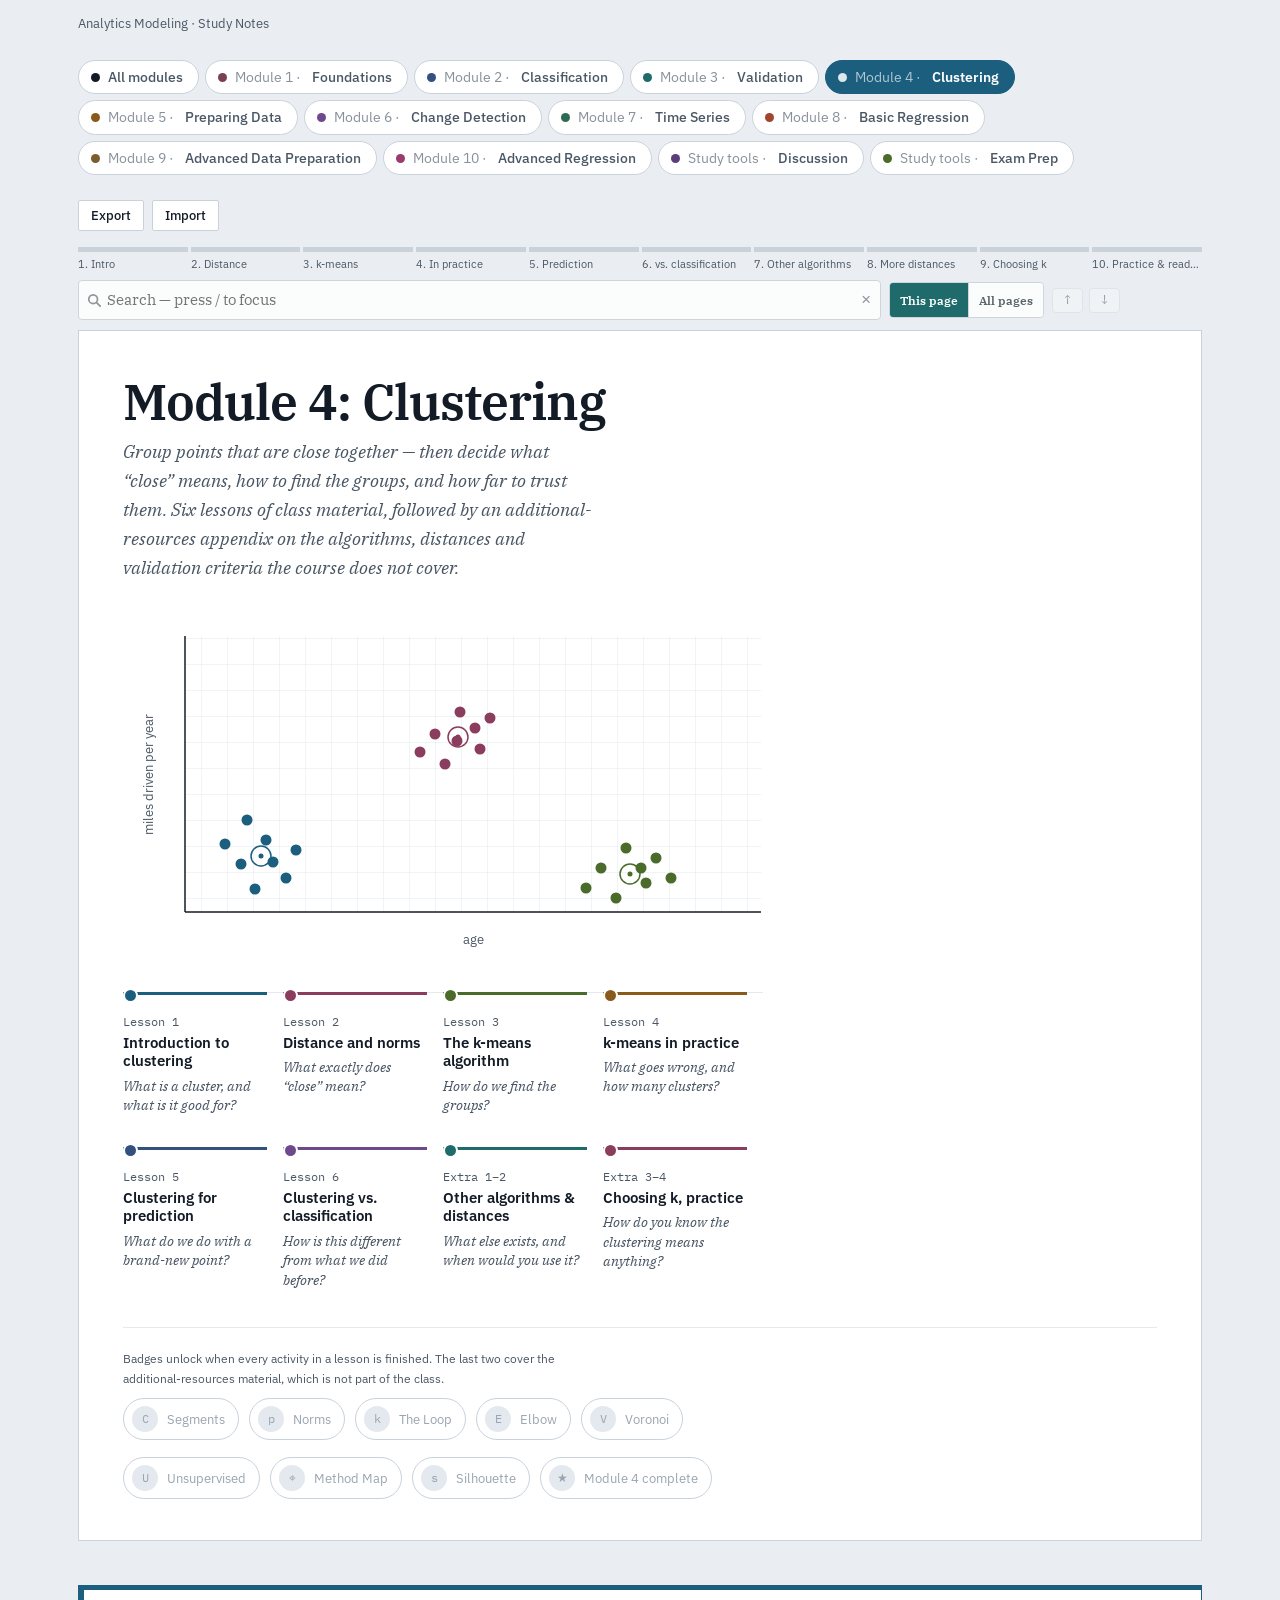
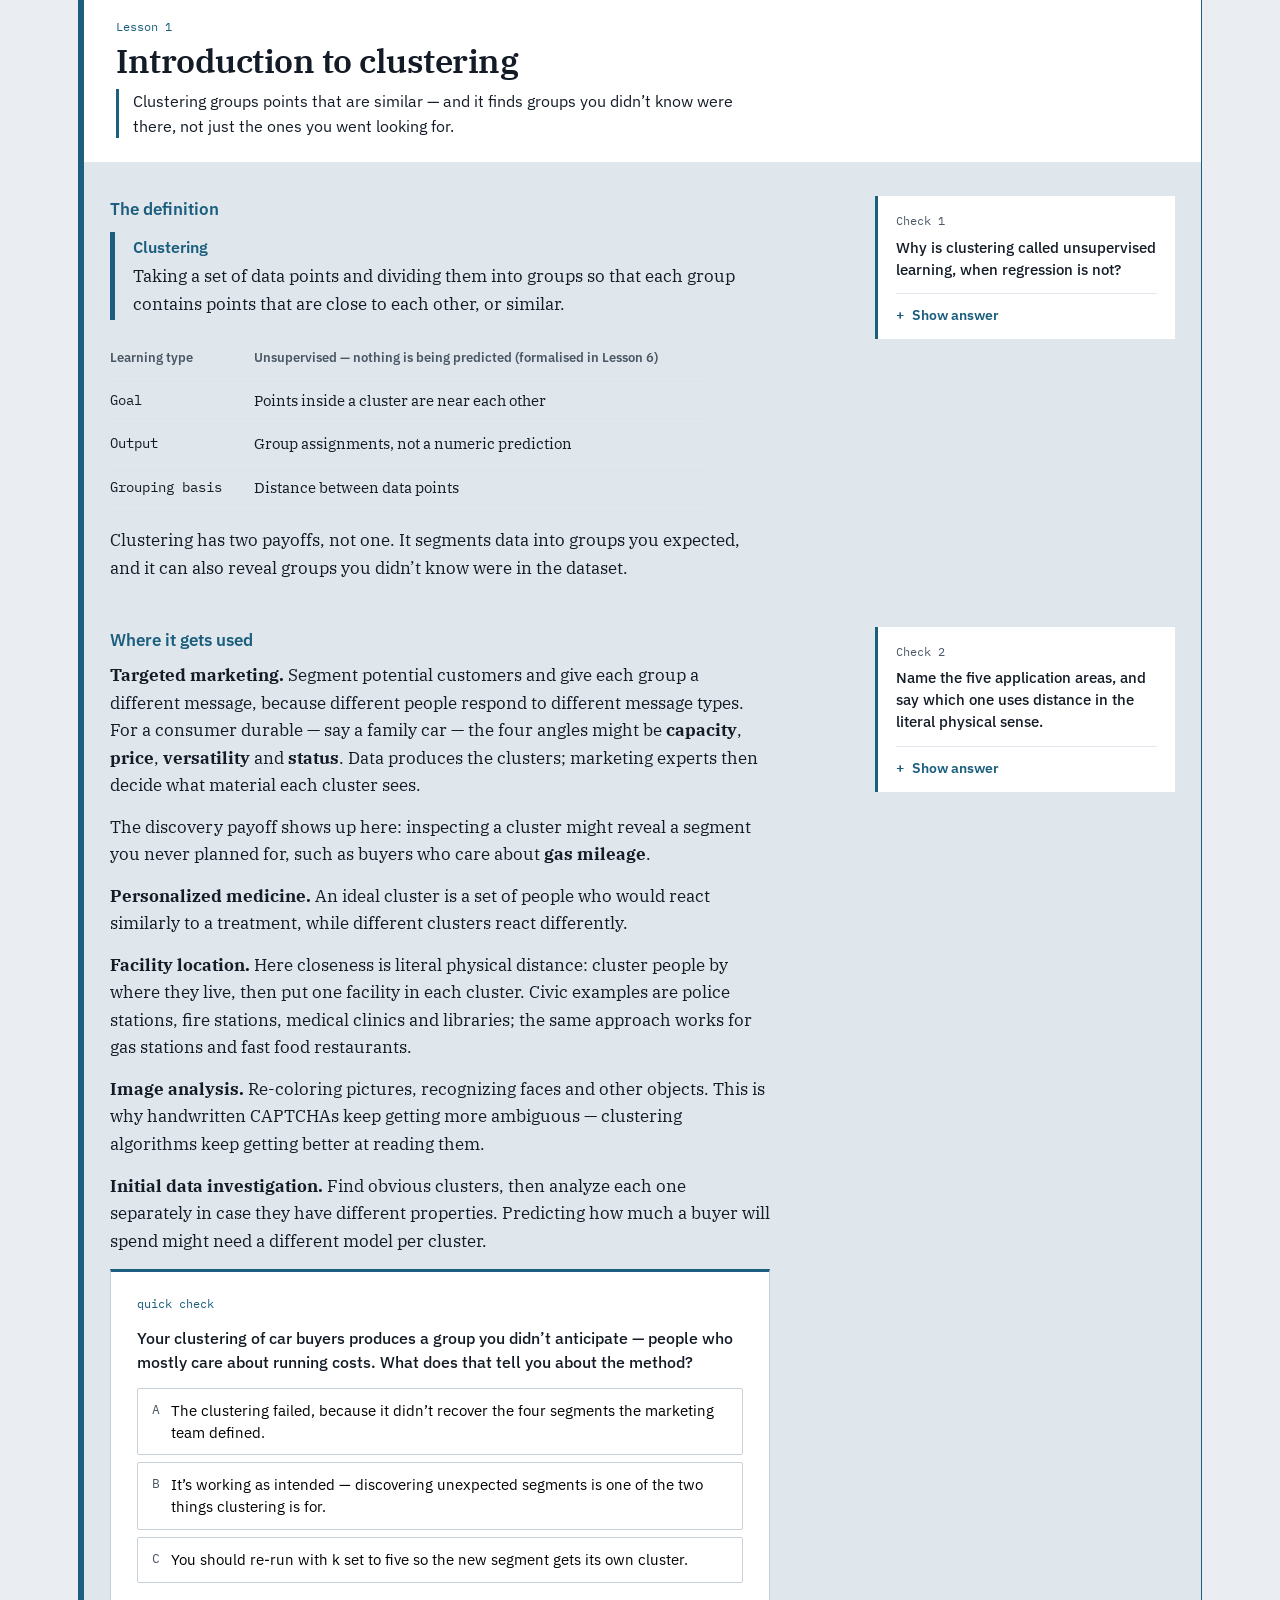
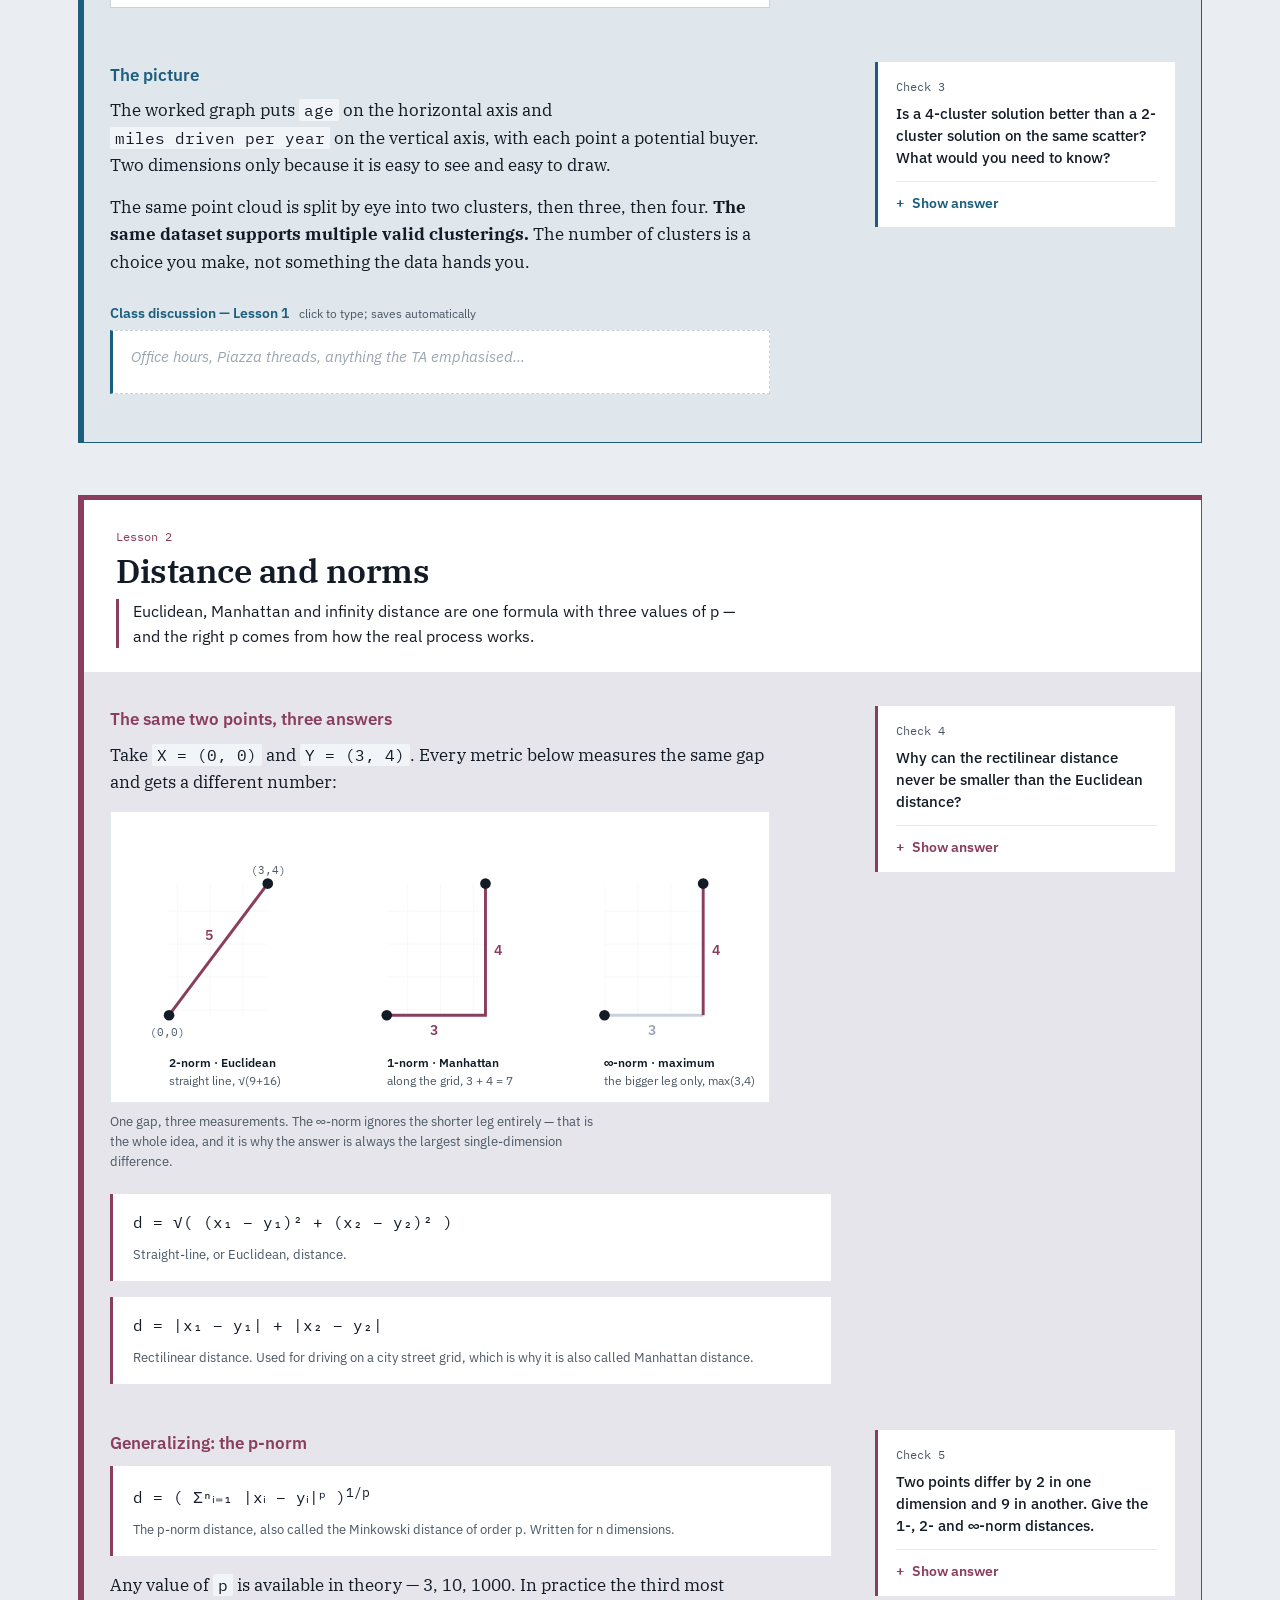
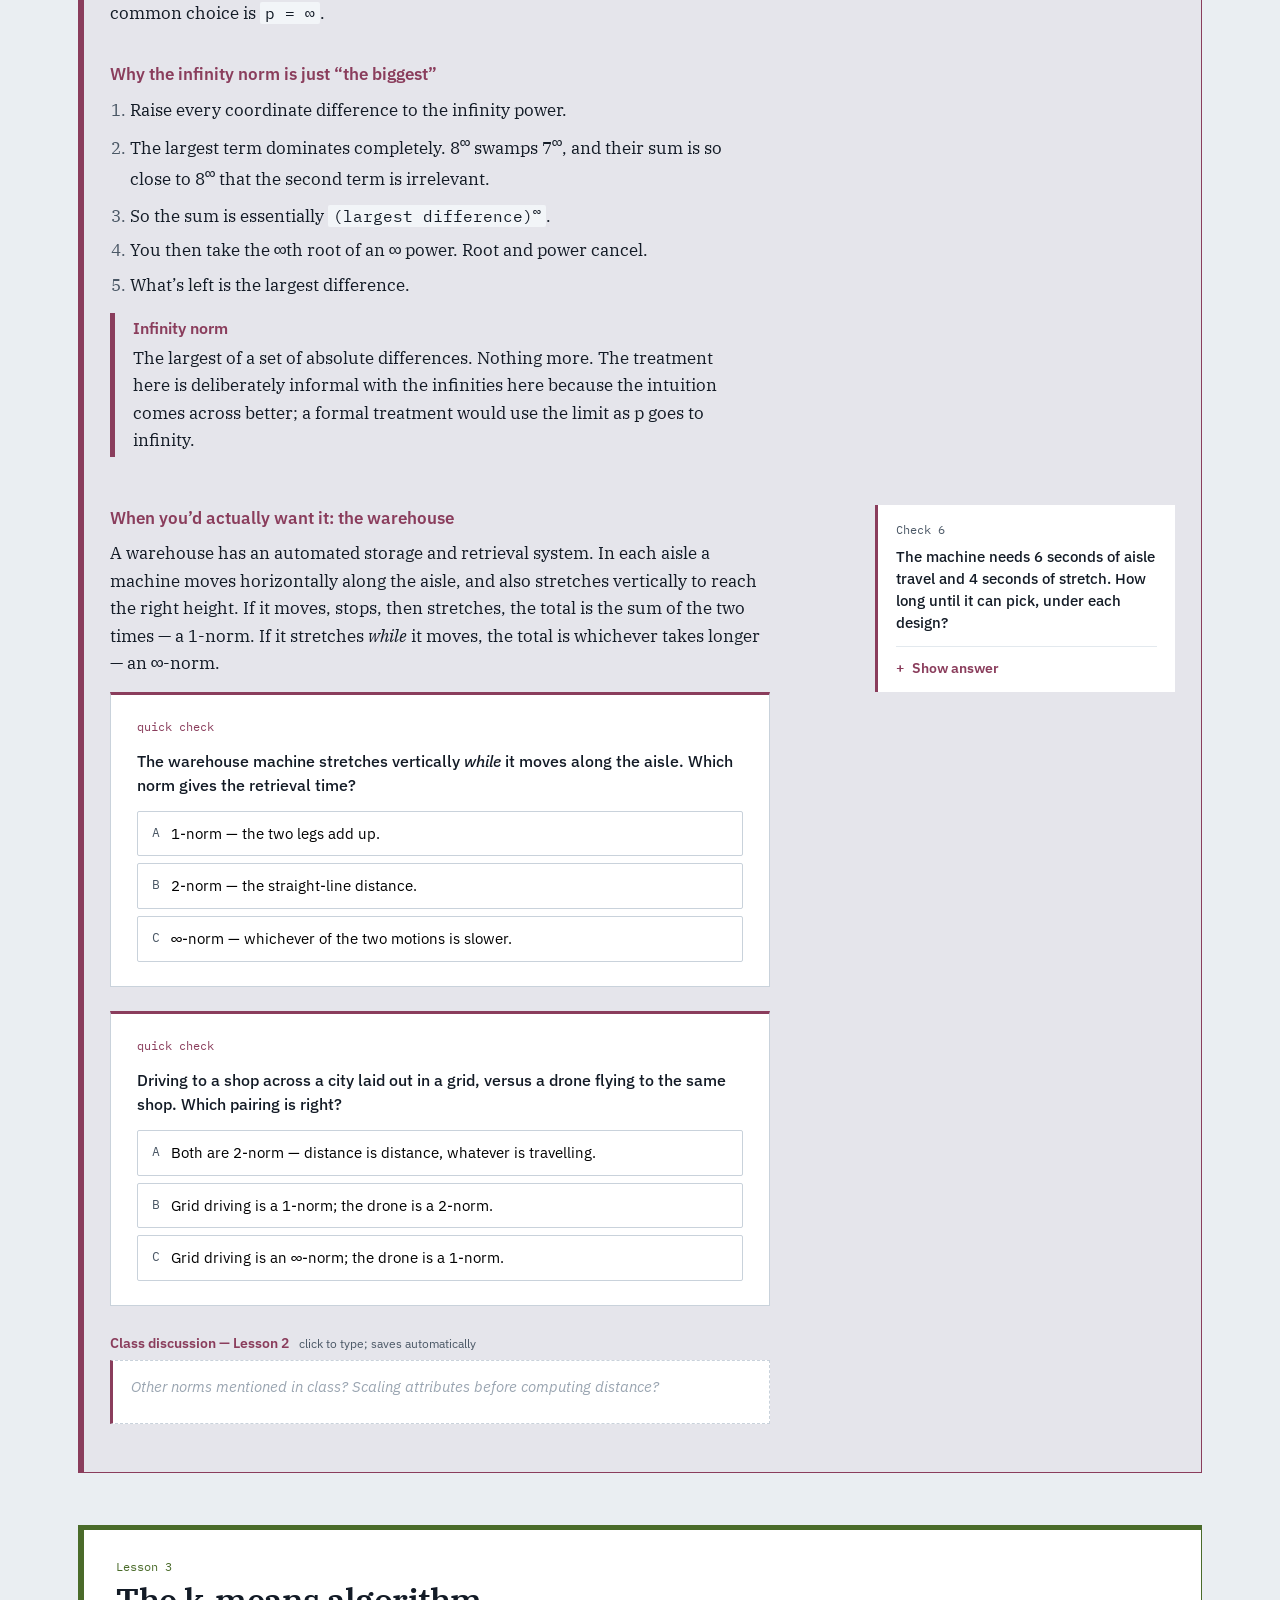
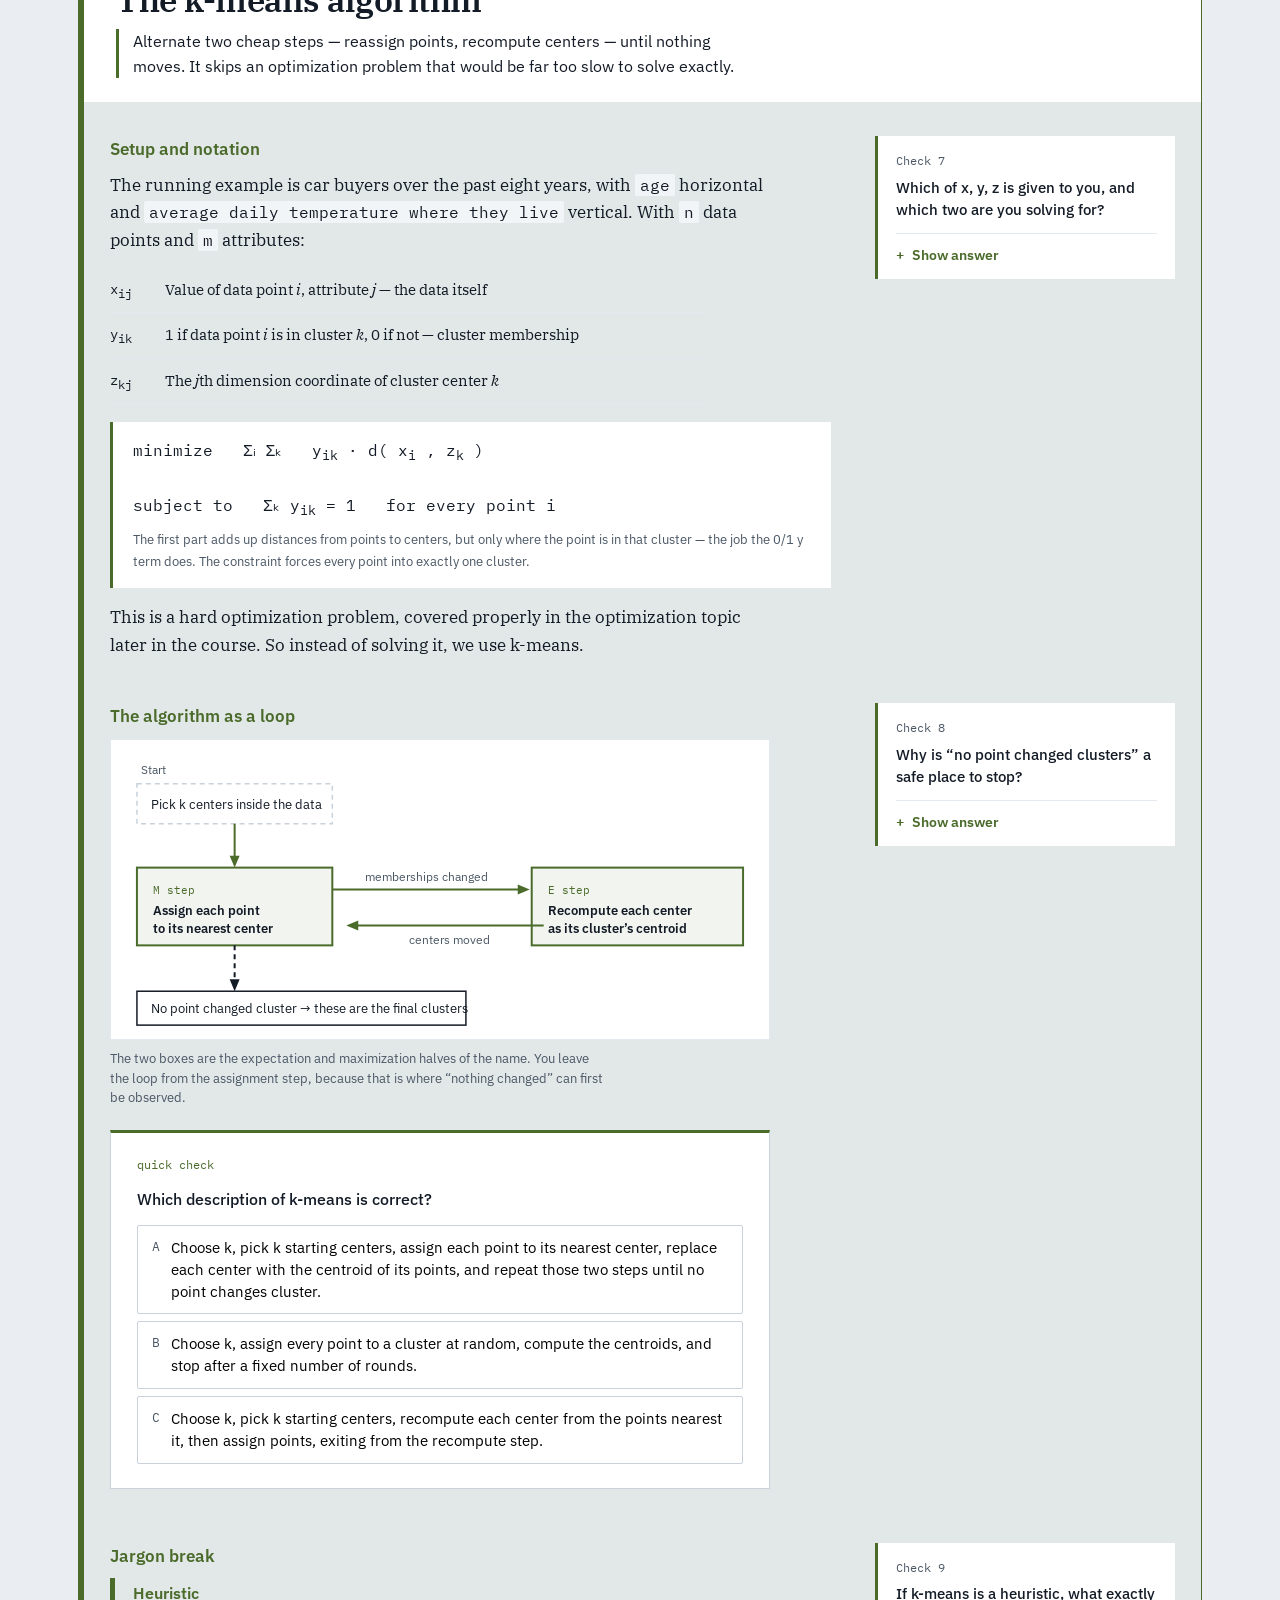
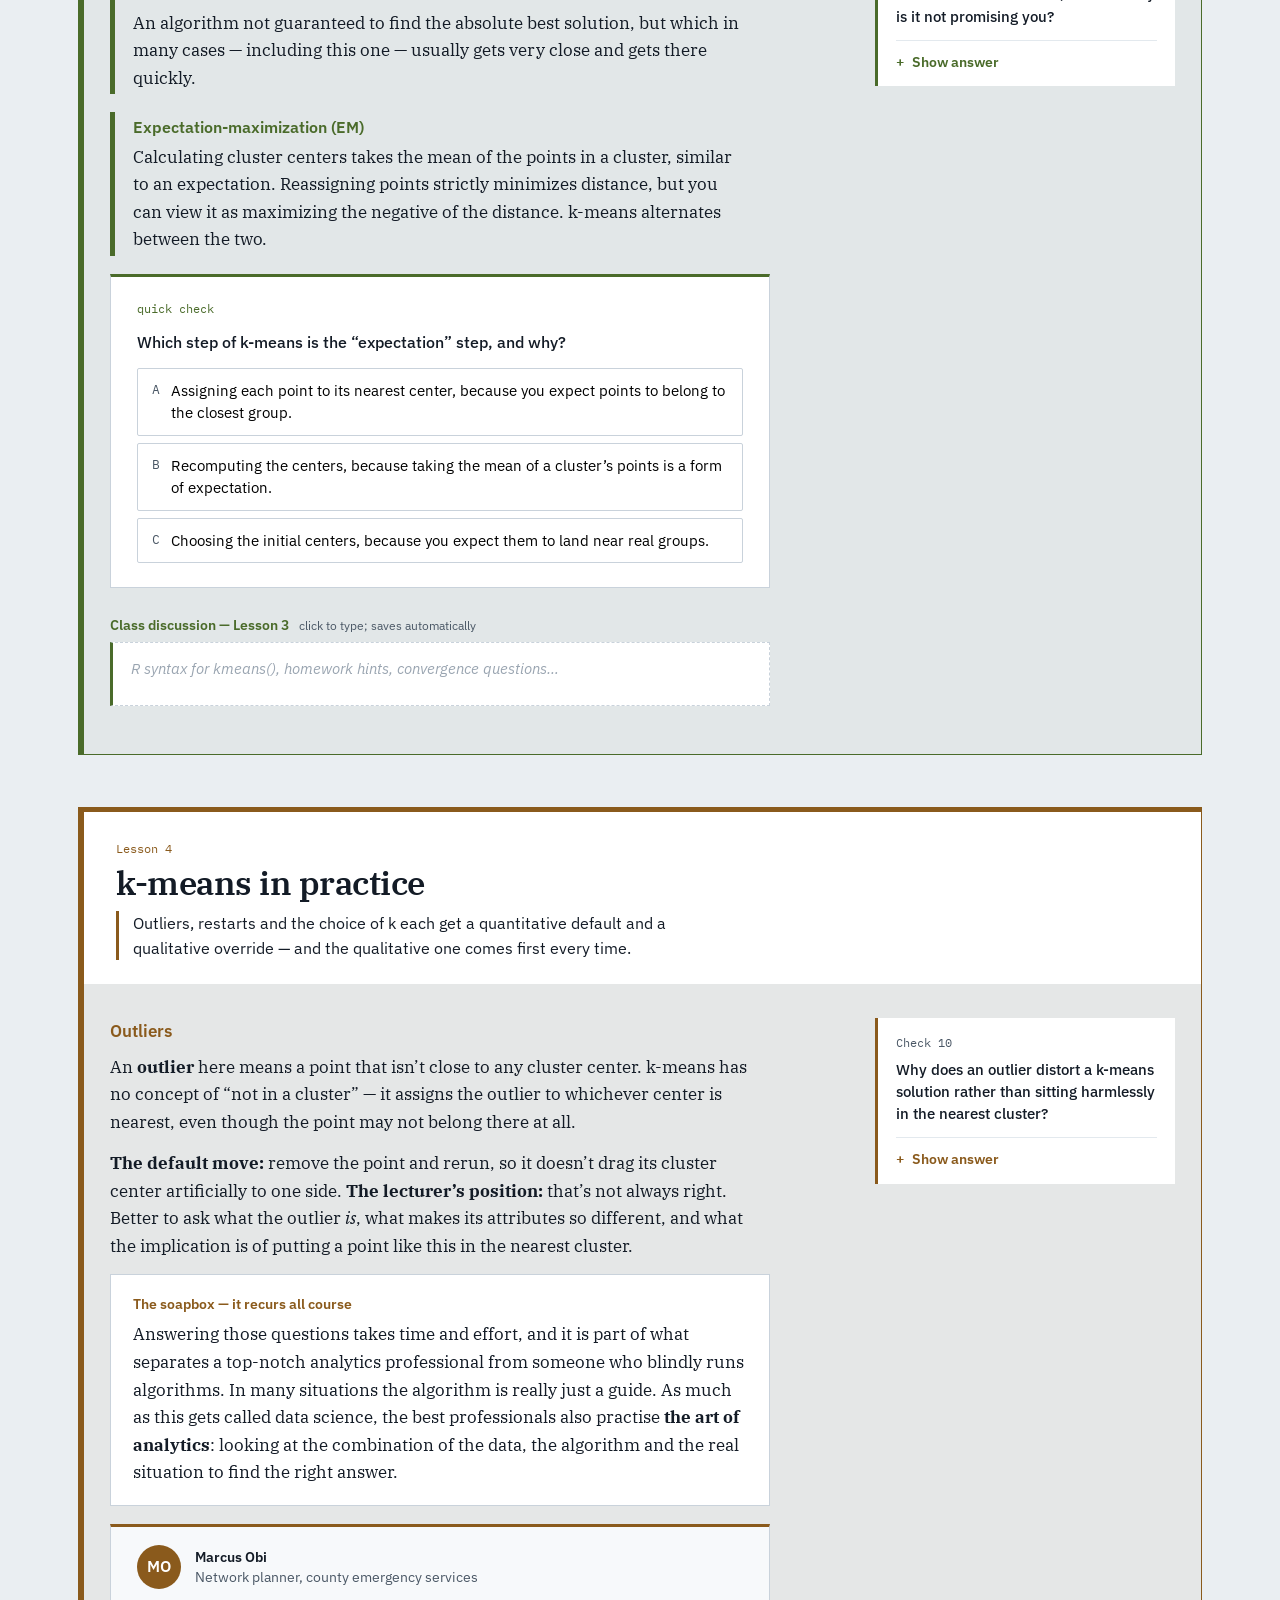
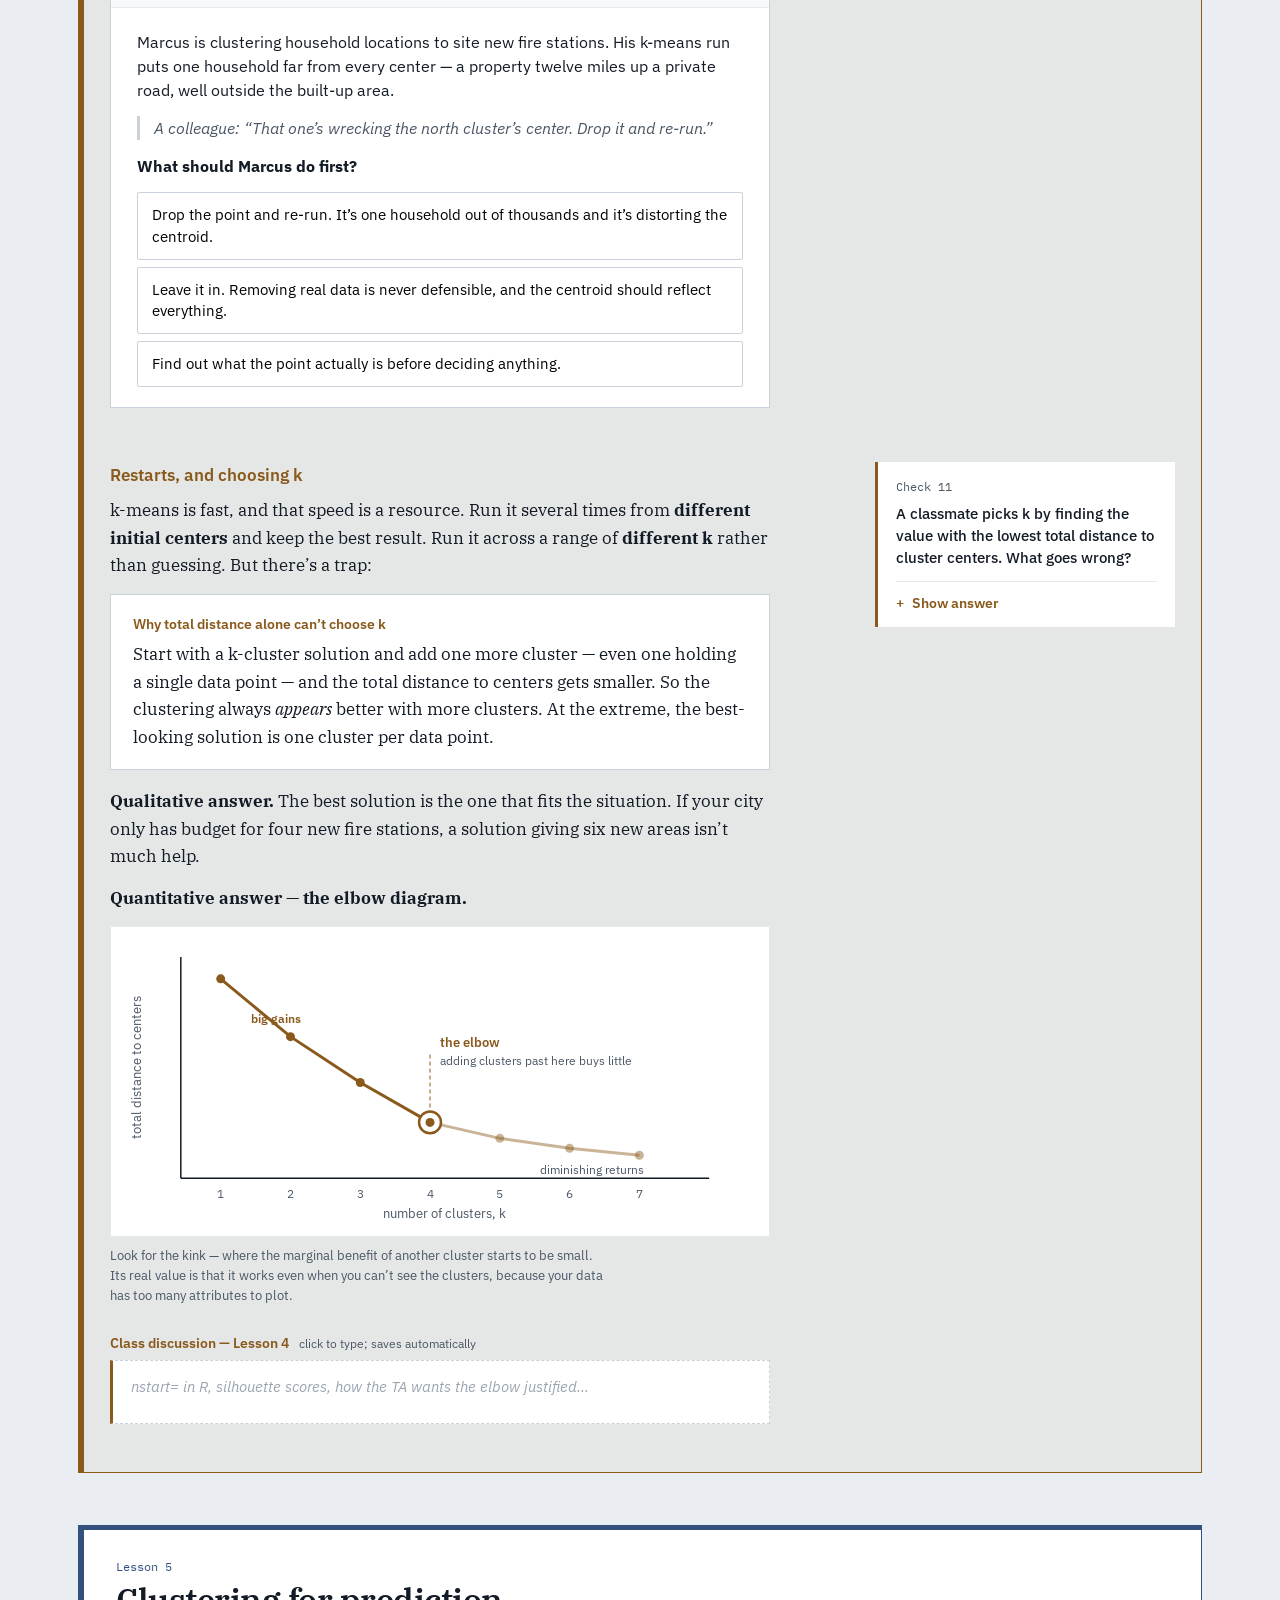
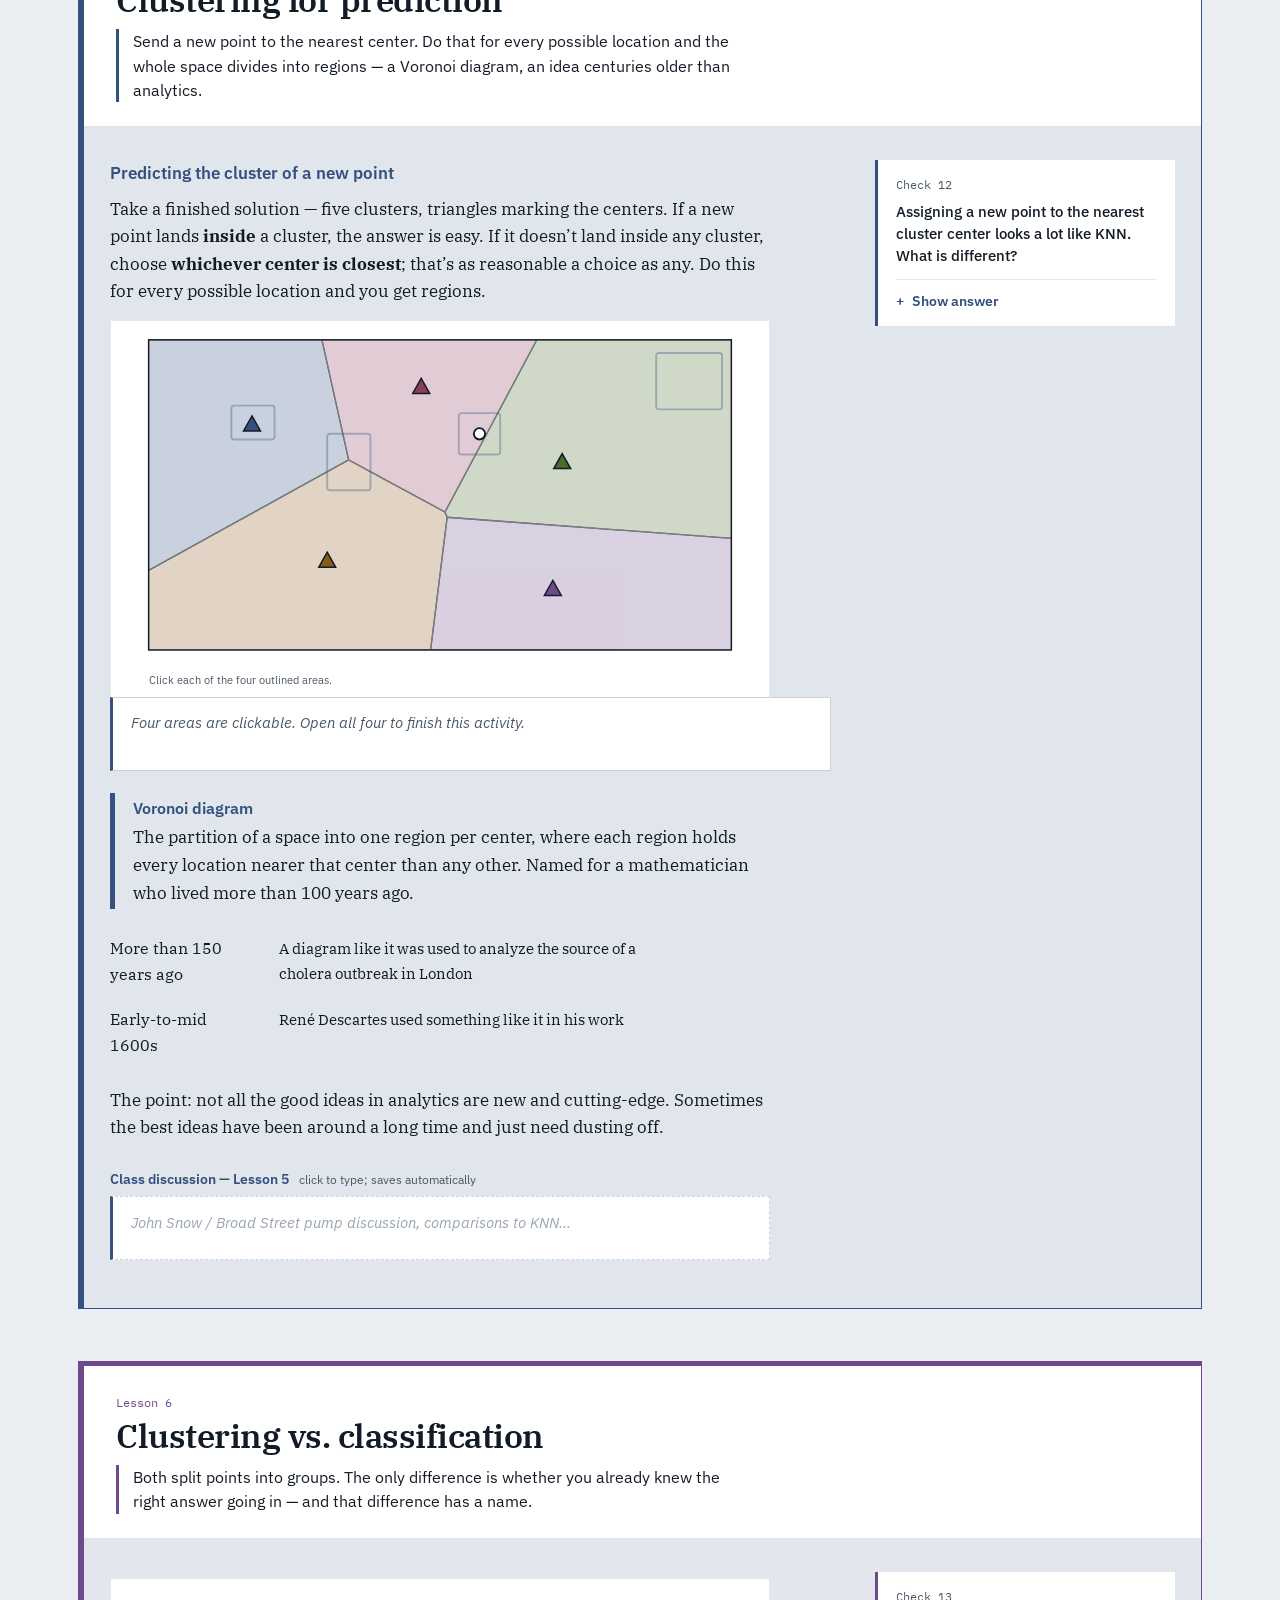
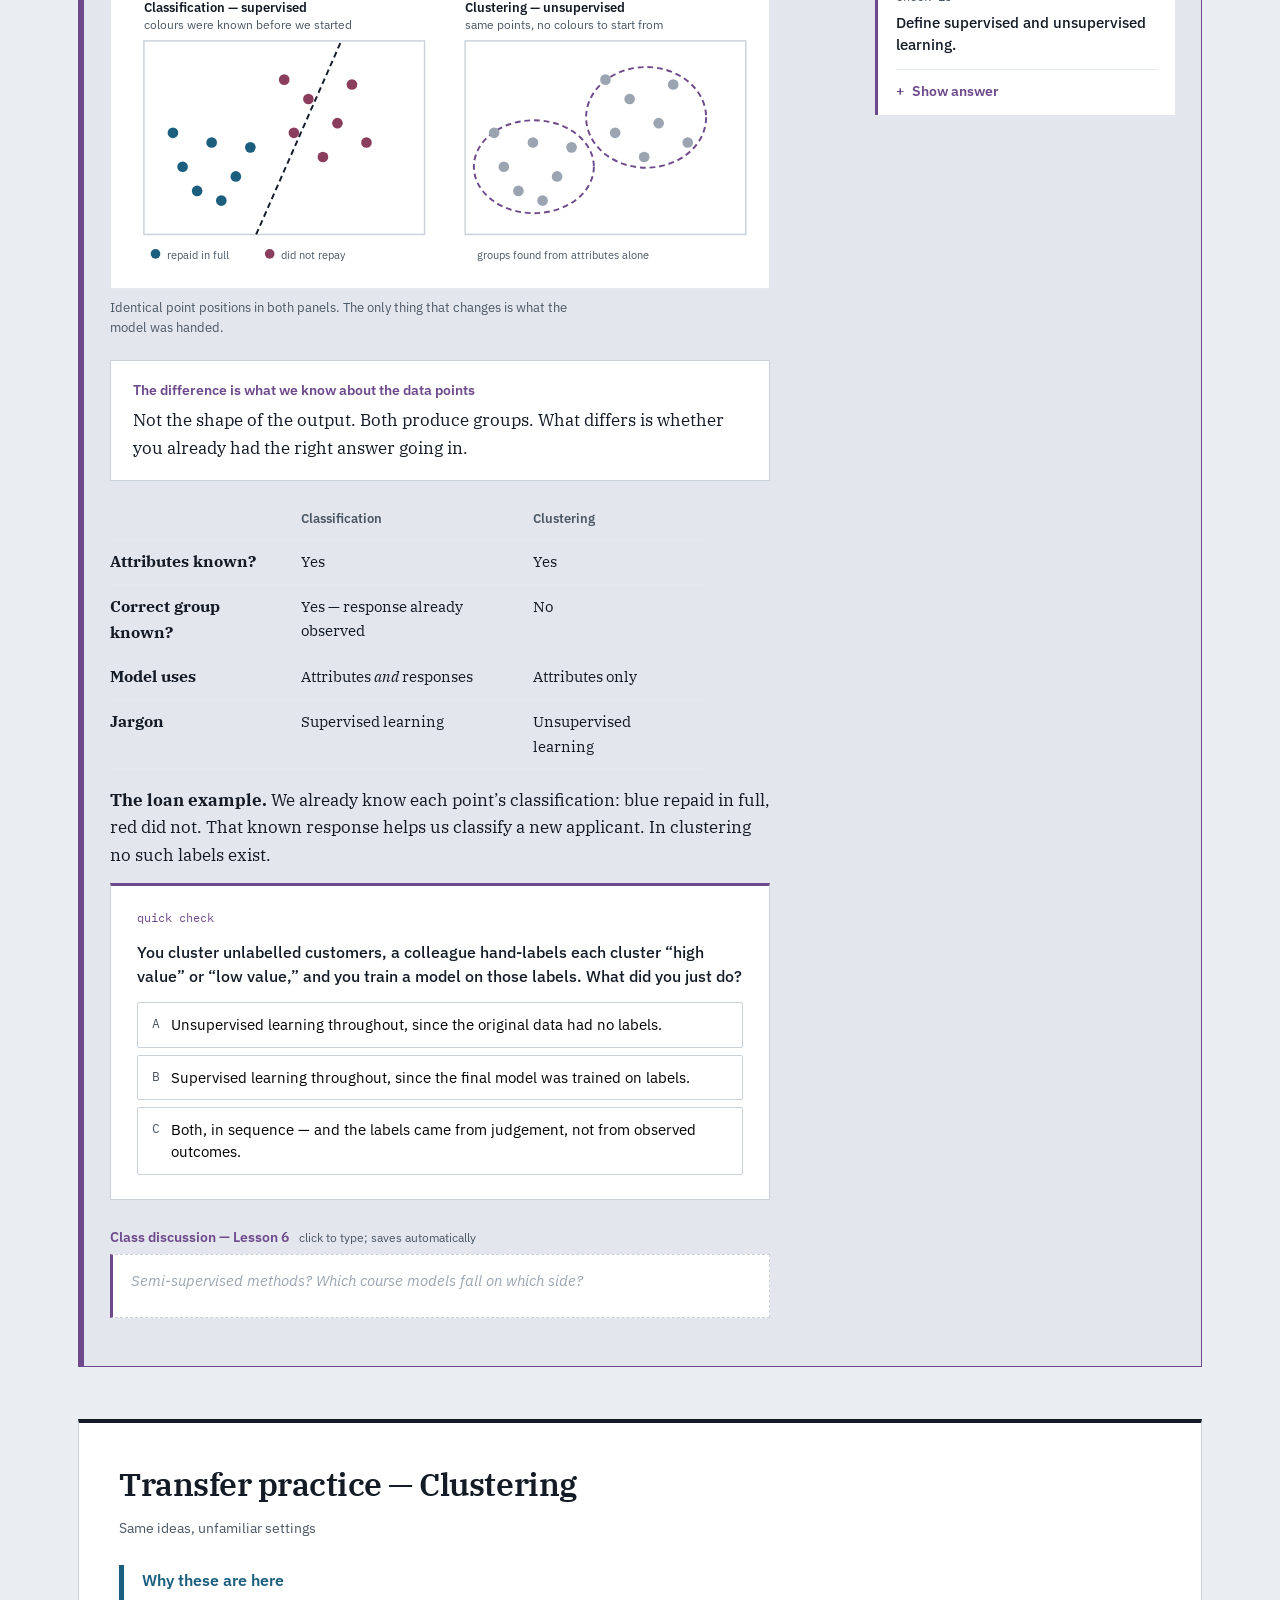
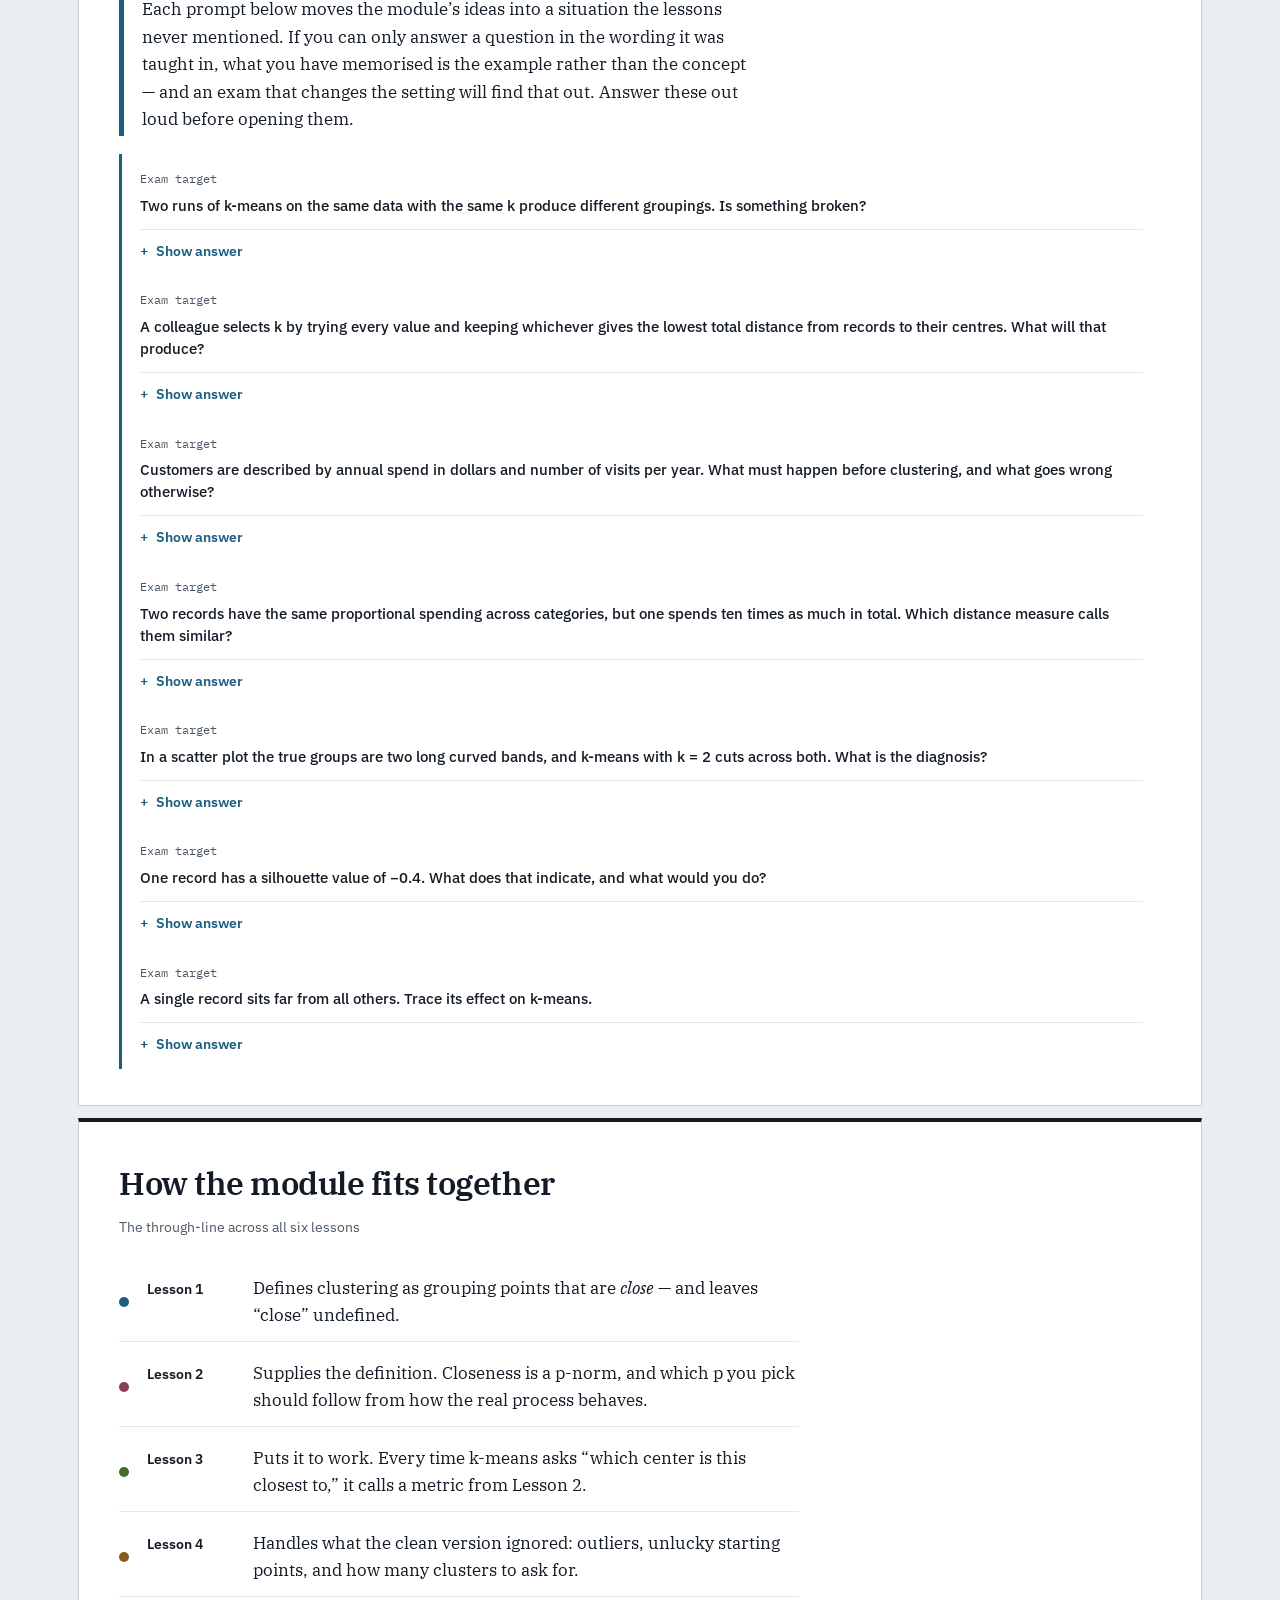
<file: module-4-clustering.html>
<!DOCTYPE html>
<html lang="en">
<head>
<meta charset="utf-8">
<meta name="viewport" content="width=device-width, initial-scale=1">
<meta name="robots" content="noindex">
<title>Module 4: Clustering — Study Notes</title>
<link rel="preconnect" href="https://fonts.googleapis.com">
<link rel="preconnect" href="https://fonts.gstatic.com" crossorigin>
<link href="https://fonts.googleapis.com/css2?family=IBM+Plex+Mono:wght@400;500&family=IBM+Plex+Sans:wght@400;500;600&family=IBM+Plex+Serif:ital,wght@0,400;0,600;1,400&display=swap" rel="stylesheet">
<link rel="stylesheet" href="study.css">
</head>
<body data-page="m4">
<div class="wrap">

<div class="topbar">
  <div class="topline">
    <a class="brand" href="index.html">Analytics Modeling &middot; Study Notes</a>
    <nav class="tabs" aria-label="Modules"></nav>
    <div class="toolbar">
      <button class="btn" id="exportBtn">Export</button>
      <button class="btn" id="importBtn">Import</button>
    </div>
  </div>
  <nav class="rail" id="rail" aria-label="Lessons in this module"></nav>
</div>

<header class="hero">
  
  <h1>Module 4: Clustering</h1>
  <p class="sub">Group points that are close together — then decide what “close” means, how to find the groups, and how far to trust them. Six lessons of class material, followed by an additional-resources appendix on the algorithms, distances and validation criteria the course does not cover.</p>

  <svg class="plot" viewBox="0 0 660 350" role="img" aria-label="Scatter plot of data points resolving into three colored clusters, with axes labeled age and miles driven per year.">
    <defs><pattern id="grid" width="26" height="26" patternUnits="userSpaceOnUse"><path d="M 26 0 L 0 0 0 26" fill="none" stroke="#e3e9ee" stroke-width="1"/></pattern></defs>
    <rect x="62" y="24" width="576" height="276" fill="url(#grid)"/>
    <line x1="62" y1="300" x2="638" y2="300" stroke="#131b26" stroke-width="1.5"/>
    <line x1="62" y1="300" x2="62" y2="24" stroke="#131b26" stroke-width="1.5"/>
    <text x="350" y="332" text-anchor="middle" font-family="IBM Plex Sans,sans-serif" font-size="13" fill="#4a5765">age</text>
    <text x="30" y="162" text-anchor="middle" font-family="IBM Plex Sans,sans-serif" font-size="13" fill="#4a5765" transform="rotate(-90 30 162)">miles driven per year</text>
    <g style="--dot:#1b5e7e">
      <circle class="pt" cx="118" cy="252" r="5.5" style="animation-delay:.35s"/><circle class="pt" cx="143" cy="228" r="5.5" style="animation-delay:.42s"/>
      <circle class="pt" cx="163" cy="266" r="5.5" style="animation-delay:.49s"/><circle class="pt" cx="132" cy="277" r="5.5" style="animation-delay:.56s"/>
      <circle class="pt" cx="173" cy="238" r="5.5" style="animation-delay:.63s"/><circle class="pt" cx="102" cy="232" r="5.5" style="animation-delay:.70s"/>
      <circle class="pt" cx="150" cy="250" r="5.5" style="animation-delay:.77s"/><circle class="pt" cx="124" cy="208" r="5.5" style="animation-delay:.84s"/>
      <g class="ctr"><circle cx="138" cy="244" r="10" fill="none" stroke="#1b5e7e" stroke-width="1.5"/><circle cx="138" cy="244" r="2.5" fill="#1b5e7e"/></g>
    </g>
    <g style="--dot:#8a3d5c">
      <circle class="pt" cx="312" cy="122" r="5.5" style="animation-delay:.40s"/><circle class="pt" cx="337" cy="100" r="5.5" style="animation-delay:.47s"/>
      <circle class="pt" cx="357" cy="137" r="5.5" style="animation-delay:.54s"/><circle class="pt" cx="322" cy="152" r="5.5" style="animation-delay:.61s"/>
      <circle class="pt" cx="352" cy="116" r="5.5" style="animation-delay:.68s"/><circle class="pt" cx="297" cy="140" r="5.5" style="animation-delay:.75s"/>
      <circle class="pt" cx="334" cy="129" r="5.5" style="animation-delay:.82s"/><circle class="pt" cx="367" cy="106" r="5.5" style="animation-delay:.89s"/>
      <g class="ctr"><circle cx="335" cy="125" r="10" fill="none" stroke="#8a3d5c" stroke-width="1.5"/><circle cx="335" cy="125" r="2.5" fill="#8a3d5c"/></g>
    </g>
    <g style="--dot:#4a6b2a">
      <circle class="pt" cx="478" cy="256" r="5.5" style="animation-delay:.45s"/><circle class="pt" cx="503" cy="236" r="5.5" style="animation-delay:.52s"/>
      <circle class="pt" cx="523" cy="271" r="5.5" style="animation-delay:.59s"/><circle class="pt" cx="493" cy="286" r="5.5" style="animation-delay:.66s"/>
      <circle class="pt" cx="533" cy="246" r="5.5" style="animation-delay:.73s"/><circle class="pt" cx="463" cy="276" r="5.5" style="animation-delay:.80s"/>
      <circle class="pt" cx="518" cy="256" r="5.5" style="animation-delay:.87s"/><circle class="pt" cx="548" cy="266" r="5.5" style="animation-delay:.94s"/>
      <g class="ctr"><circle cx="507" cy="262" r="10" fill="none" stroke="#4a6b2a" stroke-width="1.5"/><circle cx="507" cy="262" r="2.5" fill="#4a6b2a"/></g>
    </g>
  </svg>

  <ul class="track">
    <li style="--dot:#1b5e7e"><a href="#l1"><span class="tnum">Lesson 1</span><span class="tname">Introduction to clustering</span><span class="tq">What is a cluster, and what is it good for?</span></a></li>
    <li style="--dot:#8a3d5c"><a href="#l2"><span class="tnum">Lesson 2</span><span class="tname">Distance and norms</span><span class="tq">What exactly does “close” mean?</span></a></li>
    <li style="--dot:#4a6b2a"><a href="#l3"><span class="tnum">Lesson 3</span><span class="tname">The k-means algorithm</span><span class="tq">How do we find the groups?</span></a></li>
    <li style="--dot:#8a5a1c"><a href="#l4"><span class="tnum">Lesson 4</span><span class="tname">k-means in practice</span><span class="tq">What goes wrong, and how many clusters?</span></a></li>
    <li style="--dot:#33507f"><a href="#l5"><span class="tnum">Lesson 5</span><span class="tname">Clustering for prediction</span><span class="tq">What do we do with a brand-new point?</span></a></li>
    <li style="--dot:#6e4a8c"><a href="#l6"><span class="tnum">Lesson 6</span><span class="tname">Clustering vs. classification</span><span class="tq">How is this different from what we did before?</span></a></li>
    <li style="--dot:#1f6b6b"><a href="#extra"><span class="tnum">Extra 1–2</span><span class="tname">Other algorithms &amp; distances</span><span class="tq">What else exists, and when would you use it?</span></a></li>
    <li style="--dot:#8a3d5c"><a href="#x3"><span class="tnum">Extra 3–4</span><span class="tname">Choosing k, practice</span><span class="tq">How do you know the clustering means anything?</span></a></li>
  </ul>

  <div class="badge-strip">
    <p class="cap">Badges unlock when every activity in a lesson is finished. The last two cover the additional-resources material, which is not part of the class.</p>
    <ul class="badges">
      <li class="badge" data-for="l1" style="--b:#1b5e7e"><span class="gem">C</span><span class="nm">Segments</span></li>
      <li class="badge" data-for="l2" style="--b:#8a3d5c"><span class="gem">p</span><span class="nm">Norms</span></li>
      <li class="badge" data-for="l3" style="--b:#4a6b2a"><span class="gem">k</span><span class="nm">The Loop</span></li>
      <li class="badge" data-for="l4" style="--b:#8a5a1c"><span class="gem">E</span><span class="nm">Elbow</span></li>
      <li class="badge" data-for="l5" style="--b:#33507f"><span class="gem">V</span><span class="nm">Voronoi</span></li>
      <li class="badge" data-for="l6" style="--b:#6e4a8c"><span class="gem">U</span><span class="nm">Unsupervised</span></li>
      <li class="badge" data-for="x1" style="--b:#1f6b6b"><span class="gem">⌖</span><span class="nm">Method Map</span></li>
      <li class="badge" data-for="x3" style="--b:#8a3d5c"><span class="gem">s</span><span class="nm">Silhouette</span></li>
      <li class="badge" data-for="*" style="--b:#131b26"><span class="gem">★</span><span class="nm">Module 4 complete</span></li>
    </ul>
  </div>
</header>

<!-- ============ LESSON 1 ============ -->
<section class="lesson" id="l1" data-short="Intro" style="--accent:#1b5e7e">
  <div class="lesson-head">
    <span class="ln">Lesson 1</span>
    <h2>Introduction to clustering</h2>
    <p class="keyline">Clustering groups points that are similar — and it finds groups you didn’t know were there, not just the ones you went looking for.</p>
  </div>

  <div class="row">
    <div class="main">
      <h3>The definition</h3>
      <div class="defn">
        <span class="term">Clustering</span>
        <p>Taking a set of data points and dividing them into groups so that each group contains points that are close to each other, or similar.</p>
      </div>
      <table>
        <tr><th>Learning type</th><th>Unsupervised — nothing is being predicted (formalised in Lesson 6)</th></tr>
        <tr><td>Goal</td><td>Points inside a cluster are near each other</td></tr>
        <tr><td>Output</td><td>Group assignments, not a numeric prediction</td></tr>
        <tr><td>Grouping basis</td><td>Distance between data points</td></tr>
      </table>
      <p>Clustering has two payoffs, not one. It segments data into groups you expected, and it can also reveal groups you didn’t know were in the dataset.</p>
    </div>
    <aside class="check">
      <span class="n">Check 1</span>
      <p class="q">Why is clustering called unsupervised learning, when regression is not?</p>
      <details><summary>Show answer</summary><p class="a">There is no response variable being predicted and no correct answer to train against. The algorithm only sees the attributes and groups points by how close they are to each other.</p></details>
    </aside>
  </div>

  <div class="row">
    <div class="main">
      <h3>Where it gets used</h3>
      <p><strong>Targeted marketing.</strong> Segment potential customers and give each group a different message, because different people respond to different message types. For a consumer durable — say a family car — the four angles might be <strong>capacity</strong>, <strong>price</strong>, <strong>versatility</strong> and <strong>status</strong>. Data produces the clusters; marketing experts then decide what material each cluster sees.</p>
      <p>The discovery payoff shows up here: inspecting a cluster might reveal a segment you never planned for, such as buyers who care about <strong>gas mileage</strong>.</p>
      <p><strong>Personalized medicine.</strong> An ideal cluster is a set of people who would react similarly to a treatment, while different clusters react differently.</p>
      <p><strong>Facility location.</strong> Here closeness is literal physical distance: cluster people by where they live, then put one facility in each cluster. Civic examples are police stations, fire stations, medical clinics and libraries; the same approach works for gas stations and fast food restaurants.</p>
      <p><strong>Image analysis.</strong> Re-coloring pictures, recognizing faces and other objects. This is why handwritten CAPTCHAs keep getting more ambiguous — clustering algorithms keep getting better at reading them.</p>
      <p><strong>Initial data investigation.</strong> Find obvious clusters, then analyze each one separately in case they have different properties. Predicting how much a buyer will spend might need a different model per cluster.</p>

      <div class="ix" data-quiz="m4l1-q1">
        <div class="ix-head"><span class="ix-kind">quick check</span><span class="ix-done">answered</span></div>
        <p class="prompt">Your clustering of car buyers produces a group you didn’t anticipate — people who mostly care about running costs. What does that tell you about the method?</p>
        <div class="opts">
          <button class="opt" data-fb="Nothing has failed. Clustering has no target to hit, so there is no such thing as a wrong grouping — only a more or less useful one.">The clustering failed, because it didn’t recover the four segments the marketing team defined.</button>
          <button class="opt" data-right data-fb="This is the headline point: clustering doesn't just sort data into the buckets you expected, it can show you which buckets exist.">It’s working as intended — discovering unexpected segments is one of the two things clustering is for.</button>
          <button class="opt" data-fb="Adding a cluster to match a hunch inverts the method. The whole value here is that the group emerged from the data rather than from someone's prior expectation.">You should re-run with k set to five so the new segment gets its own cluster.</button>
        </div>
        <p class="fb"></p>
      </div>
    </div>
    <aside class="check">
      <span class="n">Check 2</span>
      <p class="q">Name the five application areas, and say which one uses distance in the literal physical sense.</p>
      <details><summary>Show answer</summary>
        <p class="a">Targeted marketing, personalized medicine, facility location, image analysis, initial data investigation.</p>
        <p class="a">Facility location is the literal one. Elsewhere “distance” is similarity across attributes, not geography.</p>
      </details>
    </aside>
  </div>

  <div class="row">
    <div class="main">
      <h3>The picture</h3>
      <p>The worked graph puts <span class="m">age</span> on the horizontal axis and <span class="m">miles driven per year</span> on the vertical axis, with each point a potential buyer. Two dimensions only because it is easy to see and easy to draw.</p>
      <p>The same point cloud is split by eye into two clusters, then three, then four. <strong>The same dataset supports multiple valid clusterings.</strong> The number of clusters is a choice you make, not something the data hands you.</p>
      <div class="note">
        <div class="note-head"><span class="lbl">Class discussion — Lesson 1</span><span class="hint">click to type; saves automatically</span></div>
        <div class="note-body" contenteditable="true" data-note="m4l1" data-placeholder="Office hours, Piazza threads, anything the TA emphasised…"></div>
      </div>
    </div>
    <aside class="check">
      <span class="n">Check 3</span>
      <p class="q">Is a 4-cluster solution better than a 2-cluster solution on the same scatter? What would you need to know?</p>
      <details><summary>Show answer</summary><p class="a">You can’t say from the picture. More clusters always reduce total distance, so “tighter” isn’t the test. What decides it is the use. Lesson 4 gives the quantitative half of this answer.</p></details>
    </aside>
  </div>
</section>

<!-- ============ LESSON 2 ============ -->
<section class="lesson" id="l2" data-short="Distance" style="--accent:#8a3d5c">
  <div class="lesson-head">
    <span class="ln">Lesson 2</span>
    <h2>Distance and norms</h2>
    <p class="keyline">Euclidean, Manhattan and infinity distance are one formula with three values of p — and the right p comes from how the real process works.</p>
  </div>

  <div class="row">
    <div class="main">
      <h3>The same two points, three answers</h3>
      <p>Take <span class="m">X = (0, 0)</span> and <span class="m">Y = (3, 4)</span>. Every metric below measures the same gap and gets a different number:</p>
      <figure>
        <svg class="fig" viewBox="0 0 680 300" role="img" aria-label="Three panels comparing distance metrics between the same two points: Euclidean gives 5, rectilinear gives 7, infinity norm gives 4.">
          <defs><pattern id="g2" width="34" height="34" patternUnits="userSpaceOnUse"><path d="M 34 0 L 0 0 0 34" fill="none" stroke="#eef1f4" stroke-width="1"/></pattern></defs>
          <g font-family="IBM Plex Sans,sans-serif" font-size="12.5" fill="#4a5765">
            <rect x="60" y="74" width="102" height="136" fill="url(#g2)"/>
            <line x1="60" y1="210" x2="162" y2="74" stroke="#8a3d5c" stroke-width="3"/>
            <circle cx="60" cy="210" r="5.5" fill="#131b26"/><circle cx="162" cy="74" r="5.5" fill="#131b26"/>
            <text x="97" y="132" fill="#8a3d5c" font-weight="600" font-size="14">5</text>
            <text x="40" y="232" font-family="IBM Plex Mono,monospace" font-size="11">(0,0)</text>
            <text x="145" y="64" font-family="IBM Plex Mono,monospace" font-size="11">(3,4)</text>
            <text x="60" y="264" font-weight="600" fill="#131b26">2-norm · Euclidean</text>
            <text x="60" y="282">straight line, √(9+16)</text>

            <rect x="285" y="74" width="102" height="136" fill="url(#g2)"/>
            <polyline points="285,210 387,210 387,74" fill="none" stroke="#8a3d5c" stroke-width="3"/>
            <circle cx="285" cy="210" r="5.5" fill="#131b26"/><circle cx="387" cy="74" r="5.5" fill="#131b26"/>
            <text x="330" y="230" fill="#8a3d5c" font-weight="600" font-size="14">3</text>
            <text x="396" y="148" fill="#8a3d5c" font-weight="600" font-size="14">4</text>
            <text x="285" y="264" font-weight="600" fill="#131b26">1-norm · Manhattan</text>
            <text x="285" y="282">along the grid, 3 + 4 = 7</text>

            <rect x="510" y="74" width="102" height="136" fill="url(#g2)"/>
            <polyline points="510,210 612,210" fill="none" stroke="#c9d2db" stroke-width="3"/>
            <line x1="612" y1="210" x2="612" y2="74" stroke="#8a3d5c" stroke-width="3"/>
            <circle cx="510" cy="210" r="5.5" fill="#131b26"/><circle cx="612" cy="74" r="5.5" fill="#131b26"/>
            <text x="555" y="230" fill="#9aa5b1" font-weight="600" font-size="14">3</text>
            <text x="621" y="148" fill="#8a3d5c" font-weight="600" font-size="14">4</text>
            <text x="510" y="264" font-weight="600" fill="#131b26">∞-norm · maximum</text>
            <text x="510" y="282">the bigger leg only, max(3,4)</text>
          </g>
        </svg>
        <figcaption>One gap, three measurements. The ∞-norm ignores the shorter leg entirely — that is the whole idea, and it is why the answer is always the largest single-dimension difference.</figcaption>
      </figure>
      <div class="formula">d = √( (x₁ − y₁)² + (x₂ − y₂)² )<span class="cap">Straight-line, or Euclidean, distance.</span></div>
      <div class="formula">d = |x₁ − y₁| + |x₂ − y₂|<span class="cap">Rectilinear distance. Used for driving on a city street grid, which is why it is also called Manhattan distance.</span></div>
    </div>
    <aside class="check">
      <span class="n">Check 4</span>
      <p class="q">Why can the rectilinear distance never be smaller than the Euclidean distance?</p>
      <details><summary>Show answer</summary><p class="a">A straight line is the shortest path, so any route made of axis-aligned legs can only be longer or equal. They are equal only when the points already line up on one axis.</p></details>
    </aside>
  </div>

  <div class="row">
    <div class="main">
      <h3>Generalizing: the p-norm</h3>
      <div class="formula">d = ( Σⁿᵢ₌₁ |xᵢ − yᵢ|ᵖ )<sup>1/p</sup><span class="cap">The p-norm distance, also called the Minkowski distance of order p. Written for n dimensions.</span></div>
      <p>Any value of <span class="m">p</span> is available in theory — 3, 10, 1000. In practice the third most common choice is <span class="m">p = ∞</span>.</p>

      <h3>Why the infinity norm is just “the biggest”</h3>
      <ol>
        <li>Raise every coordinate difference to the infinity power.</li>
        <li>The largest term dominates completely. 8<sup>∞</sup> swamps 7<sup>∞</sup>, and their sum is so close to 8<sup>∞</sup> that the second term is irrelevant.</li>
        <li>So the sum is essentially <span class="m">(largest difference)<sup>∞</sup></span>.</li>
        <li>You then take the ∞th root of an ∞ power. Root and power cancel.</li>
        <li>What’s left is the largest difference.</li>
      </ol>
      <div class="defn">
        <span class="term">Infinity norm</span>
        <p>The largest of a set of absolute differences. Nothing more. The treatment here is deliberately informal with the infinities here because the intuition comes across better; a formal treatment would use the limit as p goes to infinity.</p>
      </div>
    </div>
    <aside class="check">
      <span class="n">Check 5</span>
      <p class="q">Two points differ by 2 in one dimension and 9 in another. Give the 1-, 2- and ∞-norm distances.</p>
      <details><summary>Show answer</summary>
        <p class="a">1-norm: 11. 2-norm: √85 ≈ 9.22. ∞-norm: 9.</p>
        <p class="a">Note the ordering ∞ ≤ 2 ≤ 1. The larger p gets, the more the single biggest gap dominates.</p>
      </details>
    </aside>
  </div>

  <div class="row">
    <div class="main">
      <h3>When you’d actually want it: the warehouse</h3>
      <p>A warehouse has an automated storage and retrieval system. In each aisle a machine moves horizontally along the aisle, and also stretches vertically to reach the right height. If it moves, stops, then stretches, the total is the sum of the two times — a 1-norm. If it stretches <em>while</em> it moves, the total is whichever takes longer — an ∞-norm.</p>

      <div class="ix" data-quiz="m4l2-q1">
        <div class="ix-head"><span class="ix-kind">quick check</span><span class="ix-done">answered</span></div>
        <p class="prompt">The warehouse machine stretches vertically <em>while</em> it moves along the aisle. Which norm gives the retrieval time?</p>
        <div class="opts">
          <button class="opt" data-fb="That would be right if the machine moved, stopped, then stretched. Sequential motion stacks; simultaneous motion does not.">1-norm — the two legs add up.</button>
          <button class="opt" data-fb="The machine is not travelling in a straight line through the racking. The 2-norm measures a path neither motion actually takes.">2-norm — the straight-line distance.</button>
          <button class="opt" data-right data-fb="Two motions running in parallel finish when the slower one finishes, which is exactly max() — the ∞-norm. The metric should follow the physics.">∞-norm — whichever of the two motions is slower.</button>
        </div>
        <p class="fb"></p>
      </div>

      <div class="ix" data-quiz="m4l2-q2">
        <div class="ix-head"><span class="ix-kind">quick check</span><span class="ix-done">answered</span></div>
        <p class="prompt">Driving to a shop across a city laid out in a grid, versus a drone flying to the same shop. Which pairing is right?</p>
        <div class="opts">
          <button class="opt" data-fb="The car cannot cut the corner. A metric has to describe the path that is actually available, not the shortest one imaginable.">Both are 2-norm — distance is distance, whatever is travelling.</button>
          <button class="opt" data-right data-fb="Streets force axis-aligned travel, so the legs add — the 1-norm, nicknamed Manhattan distance for exactly this reason. The drone has no grid constraint, so it takes the straight line.">Grid driving is a 1-norm; the drone is a 2-norm.</button>
          <button class="opt" data-fb="Both halves are inverted. The ∞-norm would say the trip costs only as much as the longer of the two legs, which is true only when the legs happen simultaneously.">Grid driving is an ∞-norm; the drone is a 1-norm.</button>
        </div>
        <p class="fb"></p>
      </div>

      <div class="note">
        <div class="note-head"><span class="lbl">Class discussion — Lesson 2</span><span class="hint">click to type; saves automatically</span></div>
        <div class="note-body" contenteditable="true" data-note="m4l2" data-placeholder="Other norms mentioned in class? Scaling attributes before computing distance?"></div>
      </div>
    </div>
    <aside class="check">
      <span class="n">Check 6</span>
      <p class="q">The machine needs 6 seconds of aisle travel and 4 seconds of stretch. How long until it can pick, under each design?</p>
      <details><summary>Show answer</summary>
        <p class="a">Sequential: 10 s. Simultaneous: 6 s.</p>
        <p class="a">Operations in parallel call for the ∞-norm; operations one after another call for the 1-norm.</p>
      </details>
    </aside>
  </div>
</section>

<!-- ============ LESSON 3 ============ -->
<section class="lesson" id="l3" data-short="k-means" style="--accent:#4a6b2a">
  <div class="lesson-head">
    <span class="ln">Lesson 3</span>
    <h2>The k-means algorithm</h2>
    <p class="keyline">Alternate two cheap steps — reassign points, recompute centers — until nothing moves. It skips an optimization problem that would be far too slow to solve exactly.</p>
  </div>

  <div class="row">
    <div class="main">
      <h3>Setup and notation</h3>
      <p>The running example is car buyers over the past eight years, with <span class="m">age</span> horizontal and <span class="m">average daily temperature where they live</span> vertical. With <span class="m">n</span> data points and <span class="m">m</span> attributes:</p>
      <table>
        <tr><td>x<sub>ij</sub></td><td>Value of data point <em>i</em>, attribute <em>j</em> — the data itself</td></tr>
        <tr><td>y<sub>ik</sub></td><td>1 if data point <em>i</em> is in cluster <em>k</em>, 0 if not — cluster membership</td></tr>
        <tr><td>z<sub>kj</sub></td><td>The <em>j</em>th dimension coordinate of cluster center <em>k</em></td></tr>
      </table>
      <div class="formula">
        minimize &nbsp; Σᵢ Σₖ &nbsp; y<sub>ik</sub> · d( x<sub>i</sub> , z<sub>k</sub> )<br><br>
        subject to &nbsp; Σₖ y<sub>ik</sub> = 1 &nbsp; for every point i
        <span class="cap">The first part adds up distances from points to centers, but only where the point is in that cluster — the job the 0/1 y term does. The constraint forces every point into exactly one cluster.</span>
      </div>
      <p>This is a hard optimization problem, covered properly in the optimization topic later in the course. So instead of solving it, we use k-means.</p>
    </div>
    <aside class="check">
      <span class="n">Check 7</span>
      <p class="q">Which of x, y, z is given to you, and which two are you solving for?</p>
      <details><summary>Show answer</summary><p class="a">x is observed and fixed. Both y (membership) and z (center locations) are unknowns — and they depend on each other, which is why k-means alternates between them.</p></details>
    </aside>
  </div>

  <div class="row">
    <div class="main">
      <h3>The algorithm as a loop</h3>
      <figure>
        <svg class="fig" viewBox="0 0 660 300" role="img" aria-label="Loop diagram: after picking k starting centers, k-means alternates between assigning points to the nearest center and recomputing centers as centroids, stopping when no point changes cluster.">
          <g font-family="IBM Plex Sans,sans-serif">
            <text x="30" y="34" font-size="12.5" fill="#4a5765">Start</text>
            <rect x="26" y="44" width="196" height="40" fill="none" stroke="#c9d2db" stroke-width="1.5" stroke-dasharray="5 4"/>
            <text x="40" y="69" font-size="13" fill="#131b26">Pick k centers inside the data</text>
            <line x1="124" y1="84" x2="124" y2="118" stroke="#4a6b2a" stroke-width="2"/>
            <polygon points="124,128 119,116 129,116" fill="#4a6b2a"/>
            <rect x="26" y="128" width="196" height="78" fill="#4a6b2a" fill-opacity=".07" stroke="#4a6b2a" stroke-width="2"/>
            <text x="42" y="154" font-size="11" font-family="IBM Plex Mono,monospace" fill="#4a6b2a">M step</text>
            <text x="42" y="176" font-size="13.5" font-weight="600" fill="#131b26">Assign each point</text>
            <text x="42" y="194" font-size="13.5" font-weight="600" fill="#131b26">to its nearest center</text>
            <rect x="422" y="128" width="212" height="78" fill="#4a6b2a" fill-opacity=".07" stroke="#4a6b2a" stroke-width="2"/>
            <text x="438" y="154" font-size="11" font-family="IBM Plex Mono,monospace" fill="#4a6b2a">E step</text>
            <text x="438" y="176" font-size="13.5" font-weight="600" fill="#131b26">Recompute each center</text>
            <text x="438" y="194" font-size="13.5" font-weight="600" fill="#131b26">as its cluster’s centroid</text>
            <line x1="222" y1="150" x2="410" y2="150" stroke="#4a6b2a" stroke-width="2"/>
            <polygon points="420,150 408,145 408,155" fill="#4a6b2a"/>
            <text x="316" y="141" font-size="12" fill="#4a5765" text-anchor="middle">memberships changed</text>
            <line x1="434" y1="186" x2="246" y2="186" stroke="#4a6b2a" stroke-width="2"/>
            <polygon points="236,186 248,181 248,191" fill="#4a6b2a"/>
            <text x="340" y="205" font-size="12" fill="#4a5765" text-anchor="middle">centers moved</text>
            <line x1="124" y1="206" x2="124" y2="242" stroke="#131b26" stroke-width="2" stroke-dasharray="5 4"/>
            <polygon points="124,252 119,240 129,240" fill="#131b26"/>
            <rect x="26" y="252" width="330" height="34" fill="none" stroke="#131b26" stroke-width="1.5"/>
            <text x="40" y="274" font-size="13" fill="#131b26">No point changed cluster → these are the final clusters</text>
          </g>
        </svg>
        <figcaption>The two boxes are the expectation and maximization halves of the name. You leave the loop from the assignment step, because that is where “nothing changed” can first be observed.</figcaption>
      </figure>

      <div class="ix" data-quiz="m4l3-q2">
        <div class="ix-head"><span class="ix-kind">quick check</span><span class="ix-done">answered</span></div>
        <p class="prompt">Which description of k-means is correct?</p>
        <div class="opts">
          <button class="opt" data-right data-fb="Steps three and four are the loop; everything before is setup and everything after is the exit condition. You leave from the assignment step, because that is where “nothing changed” can first be observed.">Choose k, pick k starting centers, assign each point to its nearest center, replace each center with the centroid of its points, and repeat those two steps until no point changes cluster.</button>
          <button class="opt" data-fb="A fixed round count is not the stopping rule. k-means stops when membership stabilises — at that point the centroids are identical to last round and nothing further can change.">Choose k, assign every point to a cluster at random, compute the centroids, and stop after a fixed number of rounds.</button>
          <button class="opt" data-fb="Leaving from the recompute step means you stop without knowing whether the new centers would have moved anyone. The observable condition — no point changed cluster — belongs to the assignment step.">Choose k, pick k starting centers, recompute each center from the points nearest it, then assign points, exiting from the recompute step.</button>
        </div>
        <p class="fb"></p>
      </div>
    </div>
    <aside class="check">
      <span class="n">Check 8</span>
      <p class="q">Why is “no point changed clusters” a safe place to stop?</p>
      <details><summary>Show answer</summary><p class="a">Centers are computed purely from membership. If membership didn’t change, the centroids are identical to last round, so the next assignment reproduces the same result. The algorithm is at a fixed point.</p></details>
    </aside>
  </div>

  <div class="row">
    <div class="main">
      <h3>Jargon break</h3>
      <div class="defn">
        <span class="term">Heuristic</span>
        <p>An algorithm not guaranteed to find the absolute best solution, but which in many cases — including this one — usually gets very close and gets there quickly.</p>
      </div>
      <div class="defn">
        <span class="term">Expectation-maximization (EM)</span>
        <p>Calculating cluster centers takes the mean of the points in a cluster, similar to an expectation. Reassigning points strictly minimizes distance, but you can view it as maximizing the negative of the distance. k-means alternates between the two.</p>
      </div>

      <div class="ix" data-quiz="m4l3-q1">
        <div class="ix-head"><span class="ix-kind">quick check</span><span class="ix-done">answered</span></div>
        <p class="prompt">Which step of k-means is the “expectation” step, and why?</p>
        <div class="opts">
          <button class="opt" data-fb="That's the maximization step. It minimizes each point's distance, which you can read as maximizing the negative of the distance.">Assigning each point to its nearest center, because you expect points to belong to the closest group.</button>
          <button class="opt" data-right data-fb="Taking the mean of the points in a cluster is what makes it an expectation step — mean and expectation being the same operation.">Recomputing the centers, because taking the mean of a cluster’s points is a form of expectation.</button>
          <button class="opt" data-fb="Choosing the starting centers isn't either step — it happens once, before the loop begins, and the algorithm's behaviour after that doesn't depend on how you did it.">Choosing the initial centers, because you expect them to land near real groups.</button>
        </div>
        <p class="fb"></p>
      </div>

      <div class="note">
        <div class="note-head"><span class="lbl">Class discussion — Lesson 3</span><span class="hint">click to type; saves automatically</span></div>
        <div class="note-body" contenteditable="true" data-note="m4l3" data-placeholder="R syntax for kmeans(), homework hints, convergence questions…"></div>
      </div>
    </div>
    <aside class="check">
      <span class="n">Check 9</span>
      <p class="q">If k-means is a heuristic, what exactly is it not promising you?</p>
      <details><summary>Show answer</summary><p class="a">That its clustering has the lowest possible total distance. It converges to a solution no point wants to leave, but a different start could converge somewhere better.</p></details>
    </aside>
  </div>
</section>

<!-- ============ LESSON 4 ============ -->
<section class="lesson" id="l4" data-short="In practice" style="--accent:#8a5a1c">
  <div class="lesson-head">
    <span class="ln">Lesson 4</span>
    <h2>k-means in practice</h2>
    <p class="keyline">Outliers, restarts and the choice of k each get a quantitative default and a qualitative override — and the qualitative one comes first every time.</p>
  </div>

  <div class="row">
    <div class="main">
      <h3>Outliers</h3>
      <p>An <strong>outlier</strong> here means a point that isn’t close to any cluster center. k-means has no concept of “not in a cluster” — it assigns the outlier to whichever center is nearest, even though the point may not belong there at all.</p>
      <p><strong>The default move:</strong> remove the point and rerun, so it doesn’t drag its cluster center artificially to one side. <strong>The lecturer’s position:</strong> that’s not always right. Better to ask what the outlier <em>is</em>, what makes its attributes so different, and what the implication is of putting a point like this in the nearest cluster.</p>
      <div class="callout">
        <p class="tag">The soapbox — it recurs all course</p>
        <p>Answering those questions takes time and effort, and it is part of what separates a top-notch analytics professional from someone who blindly runs algorithms. In many situations the algorithm is really just a guide. As much as this gets called data science, the best professionals also practise <strong>the art of analytics</strong>: looking at the combination of the data, the algorithm and the real situation to find the right answer.</p>
      </div>

      <div class="branch" data-branch="m4l4-case">
        <div class="persona">
          <span class="av">MO</span>
          <span class="who"><b>Marcus Obi</b><span>Network planner, county emergency services</span></span>
        </div>
        <div class="scene" data-step="1">
          <p>Marcus is clustering household locations to site new fire stations. His k-means run puts one household far from every center — a property twelve miles up a private road, well outside the built-up area.</p>
          <p class="said">A colleague: “That one’s wrecking the north cluster’s center. Drop it and re-run.”</p>
          <p><strong>What should Marcus do first?</strong></p>
          <div class="choices">
            <button class="choice" data-go="2" data-tone="bad" data-head="What he'd have missed"
              data-outcome="The center snaps back and the map looks tidy. But the household is a working farm with a grain dryer and a fuel store — the single highest fire risk in the county. It has been removed from the analysis that decides where the engines live.">
              Drop the point and re-run. It’s one household out of thousands and it’s distorting the centroid.
            </button>
            <button class="choice" data-go="2" data-tone="bad" data-head="What goes wrong"
              data-outcome="Leaving it in pulls the northern center several miles toward empty land, so the station gets sited away from the population it mostly serves. One property has quietly outvoted a thousand.">
              Leave it in. Removing real data is never defensible, and the centroid should reflect everything.
            </button>
            <button class="choice" data-go="2" data-tone="good" data-head="What he finds"
              data-outcome="Fifteen minutes with the property record tells him it's a farm with a fuel store — high risk, and badly served by every candidate site. That's not a rounding error in a centroid, it's a finding.">
              Find out what the point actually is before deciding anything.
            </button>
          </div>
        </div>
        <div class="scene" data-step="2" data-end="1" hidden>
          <p><strong>Now what?</strong> Marcus knows the outlier is a high-risk farm that no station will cover well.</p>
          <div class="choices">
            <button class="choice" data-tone="bad" data-head="The tempting shortcut"
              data-outcome="Forcing a sixth cluster to cover one household gives that farm a station of its own — an unaffordable answer that the budget will reject, taking the rest of the plan with it.">
              Increase k until the farm gets its own cluster and site a station there.
            </button>
            <button class="choice" data-tone="good" data-head="The art of analytics"
              data-outcome="He excludes the farm from the centroid calculation so it can't skew the siting, and reports it separately as a case needing its own answer — a mutual-aid agreement, an on-site suppression system, a targeted inspection. The algorithm sited the stations; Marcus handled the thing the algorithm couldn't see.">
              Exclude it from the centroids, but flag it in the report as needing a separate solution.
            </button>
          </div>
        </div>
      </div>
    </div>
    <aside class="check">
      <span class="n">Check 10</span>
      <p class="q">Why does an outlier distort a k-means solution rather than sitting harmlessly in the nearest cluster?</p>
      <details><summary>Show answer</summary><p class="a">The center is the centroid — the mean of its members. A far-off point pulls that mean toward itself, and the shifted center can then change which cluster other borderline points get assigned to.</p></details>
    </aside>
  </div>

  <div class="row">
    <div class="main">
      <h3>Restarts, and choosing k</h3>
      <p>k-means is fast, and that speed is a resource. Run it several times from <strong>different initial centers</strong> and keep the best result. Run it across a range of <strong>different k</strong> rather than guessing. But there’s a trap:</p>
      <div class="callout">
        <p class="tag">Why total distance alone can’t choose k</p>
        <p>Start with a k-cluster solution and add one more cluster — even one holding a single data point — and the total distance to centers gets smaller. So the clustering always <em>appears</em> better with more clusters. At the extreme, the best-looking solution is one cluster per data point.</p>
      </div>
      <p><strong>Qualitative answer.</strong> The best solution is the one that fits the situation. If your city only has budget for four new fire stations, a solution giving six new areas isn’t much help.</p>
      <p><strong>Quantitative answer — the elbow diagram.</strong></p>
      <figure>
        <svg class="fig" viewBox="0 0 660 310" role="img" aria-label="Elbow diagram: total distance falls steeply from k=1 to k=4, then flattens. The kink at k=4 is marked as the elbow.">
          <line x1="70" y1="252" x2="600" y2="252" stroke="#131b26" stroke-width="1.5"/>
          <line x1="70" y1="252" x2="70" y2="30" stroke="#131b26" stroke-width="1.5"/>
          <text x="335" y="292" text-anchor="middle" font-family="IBM Plex Sans,sans-serif" font-size="13" fill="#4a5765">number of clusters, k</text>
          <text x="30" y="141" text-anchor="middle" font-family="IBM Plex Sans,sans-serif" font-size="13" fill="#4a5765" transform="rotate(-90 30 141)">total distance to centers</text>
          <path d="M110,52 L180,110 L250,156 L320,196" fill="none" stroke="#8a5a1c" stroke-width="3"/>
          <path d="M320,196 L390,212 L460,222 L530,229" fill="none" stroke="#8a5a1c" stroke-width="3" opacity=".45"/>
          <text x="140" y="96" font-family="IBM Plex Sans,sans-serif" font-size="12" fill="#8a5a1c" font-weight="600">big gains</text>
          <text x="430" y="248" font-family="IBM Plex Sans,sans-serif" font-size="12" fill="#4a5765">diminishing returns</text>
          <g fill="#8a5a1c"><circle cx="110" cy="52" r="4.5"/><circle cx="180" cy="110" r="4.5"/><circle cx="250" cy="156" r="4.5"/></g>
          <g fill="#8a5a1c" opacity=".45"><circle cx="390" cy="212" r="4.5"/><circle cx="460" cy="222" r="4.5"/><circle cx="530" cy="229" r="4.5"/></g>
          <circle cx="320" cy="196" r="11" fill="#ffffff" stroke="#8a5a1c" stroke-width="2.5"/><circle cx="320" cy="196" r="4.5" fill="#8a5a1c"/>
          <line x1="320" y1="181" x2="320" y2="126" stroke="#8a5a1c" stroke-width="1" stroke-dasharray="4 3"/>
          <text x="330" y="120" font-family="IBM Plex Sans,sans-serif" font-size="13.5" font-weight="600" fill="#8a5a1c">the elbow</text>
          <text x="330" y="138" font-family="IBM Plex Sans,sans-serif" font-size="12" fill="#4a5765">adding clusters past here buys little</text>
          <g font-family="IBM Plex Sans,sans-serif" font-size="12" fill="#4a5765" text-anchor="middle">
            <text x="110" y="272">1</text><text x="180" y="272">2</text><text x="250" y="272">3</text><text x="320" y="272">4</text><text x="390" y="272">5</text><text x="460" y="272">6</text><text x="530" y="272">7</text>
          </g>
        </svg>
        <figcaption>Look for the kink — where the marginal benefit of another cluster starts to be small. Its real value is that it works even when you can’t see the clusters, because your data has too many attributes to plot.</figcaption>
      </figure>
      <div class="note">
        <div class="note-head"><span class="lbl">Class discussion — Lesson 4</span><span class="hint">click to type; saves automatically</span></div>
        <div class="note-body" contenteditable="true" data-note="m4l4" data-placeholder="nstart= in R, silhouette scores, how the TA wants the elbow justified…"></div>
      </div>
    </div>
    <aside class="check">
      <span class="n">Check 11</span>
      <p class="q">A classmate picks k by finding the value with the lowest total distance to cluster centers. What goes wrong?</p>
      <details><summary>Show answer</summary>
        <p class="a">Total distance falls monotonically as k rises, so that rule always picks the largest k tested — in the limit, one cluster per point.</p>
        <p class="a">The elbow looks at where the <em>rate of improvement</em> drops off. And a practical constraint can override it entirely.</p>
      </details>
    </aside>
  </div>
</section>

<!-- ============ LESSON 5 ============ -->
<section class="lesson" id="l5" data-short="Prediction" style="--accent:#33507f">
  <div class="lesson-head">
    <span class="ln">Lesson 5</span>
    <h2>Clustering for prediction</h2>
    <p class="keyline">Send a new point to the nearest center. Do that for every possible location and the whole space divides into regions — a Voronoi diagram, an idea centuries older than analytics.</p>
  </div>

  <div class="row">
    <div class="main">
      <h3>Predicting the cluster of a new point</h3>
      <p>Take a finished solution — five clusters, triangles marking the centers. If a new point lands <strong>inside</strong> a cluster, the answer is easy. If it doesn’t land inside any cluster, choose <strong>whichever center is closest</strong>; that’s as reasonable a choice as any. Do this for every possible location and you get regions.</p>

      <figure class="hotwrap" data-hotspot="m4l5-hot">
        <svg class="fig" viewBox="0 0 700 400" role="img" aria-label="Voronoi diagram with four clickable areas: a cluster center, a boundary, a corner region and a new point.">
          <clipPath id="vclip"><rect x="40" y="20" width="620" height="330"/></clipPath>
          <g clip-path="url(#vclip)" opacity=".26">
            <polygon points="40.0,20.0 224.4,20.0 252.8,147.8 40.0,265.3" fill="#33507f"/>
            <polygon points="224.4,20.0 453.0,20.0 355.3,203.2 252.8,147.8" fill="#8a3d5c"/>
            <polygon points="453.0,20.0 660.0,20.0 660.0,231.2 357.6,208.8 355.3,203.2" fill="#4a6b2a"/>
            <polygon points="340.0,350.0 40.0,350.0 40.0,265.3 252.8,147.8 355.3,203.2 357.6,208.8" fill="#8a5a1c"/>
            <polygon points="660.0,231.2 660.0,350.0 340.0,350.0 357.6,208.8" fill="#6e4a8c"/>
          </g>
          <g clip-path="url(#vclip)" fill="none" stroke="#131b26" stroke-width="1.4" opacity=".5">
            <polygon points="40.0,20.0 224.4,20.0 252.8,147.8 40.0,265.3"/>
            <polygon points="224.4,20.0 453.0,20.0 355.3,203.2 252.8,147.8"/>
            <polygon points="453.0,20.0 660.0,20.0 660.0,231.2 357.6,208.8 355.3,203.2"/>
            <polygon points="340.0,350.0 40.0,350.0 40.0,265.3 252.8,147.8 355.3,203.2 357.6,208.8"/>
            <polygon points="660.0,231.2 660.0,350.0 340.0,350.0 357.6,208.8"/>
          </g>
          <rect x="40" y="20" width="620" height="330" fill="none" stroke="#131b26" stroke-width="1.5"/>
          <g stroke="#131b26" stroke-width="1.6">
            <polygon points="150,101 159,117 141,117" fill="#33507f"/>
            <polygon points="330,61 339,77 321,77" fill="#8a3d5c"/>
            <polygon points="480,141 489,157 471,157" fill="#4a6b2a"/>
            <polygon points="230,246 239,262 221,262" fill="#8a5a1c"/>
            <polygon points="470,276 479,292 461,292" fill="#6e4a8c"/>
          </g>
          <circle cx="392" cy="120" r="6" fill="#ffffff" stroke="#131b26" stroke-width="2"/>
          <text x="40" y="386" font-family="IBM Plex Sans,sans-serif" font-size="11.5" fill="#4a5765">Click each of the four outlined areas.</text>

          <g class="hs" data-title="A cluster center"
             data-body="The triangles are the k centers that k-means converged on. Everything the prediction rule needs is right here — the original data points are no longer required.">
            <rect class="hit" x="128" y="90" width="46" height="36"/><rect class="ring" x="128" y="90" width="46" height="36" rx="3"/>
          </g>
          <g class="hs" data-title="A boundary line"
             data-body="Every location on this line is exactly equidistant from the two centers either side — it is their perpendicular bisector. Step across and the nearest center changes.">
            <rect class="hit" x="230" y="120" width="46" height="60"/><rect class="ring" x="230" y="120" width="46" height="60" rx="3"/>
          </g>
          <g class="hs" data-title="The unbounded corner"
             data-body="Regions at the edge run on forever. A new point far outside the data still gets assigned somewhere, and the model gives no warning that it is extrapolating.">
            <rect class="hit" x="580" y="34" width="70" height="60"/><rect class="ring" x="580" y="34" width="70" height="60" rx="3"/>
          </g>
          <g class="hs" data-title="A new point"
             data-body="It lands inside the second region, so it is predicted into that cluster. Note what wasn't needed: no label, no response, no retraining.">
            <rect class="hit" x="370" y="98" width="44" height="44"/><rect class="ring" x="370" y="98" width="44" height="44" rx="3"/>
          </g>
        </svg>
        <div class="hotpanel"><span class="hint">Four areas are clickable. Open all four to finish this activity.</span></div>
      </figure>

      <div class="defn">
        <span class="term">Voronoi diagram</span>
        <p>The partition of a space into one region per center, where each region holds every location nearer that center than any other. Named for a mathematician who lived more than 100 years ago.</p>
      </div>
      <table class="plain">
        <tr><td>More than 150 years ago</td><td>A diagram like it was used to analyze the source of a cholera outbreak in London</td></tr>
        <tr><td>Early-to-mid 1600s</td><td>René Descartes used something like it in his work</td></tr>
      </table>
      <p>The point: not all the good ideas in analytics are new and cutting-edge. Sometimes the best ideas have been around a long time and just need dusting off.</p>
      <div class="note">
        <div class="note-head"><span class="lbl">Class discussion — Lesson 5</span><span class="hint">click to type; saves automatically</span></div>
        <div class="note-body" contenteditable="true" data-note="m4l5" data-placeholder="John Snow / Broad Street pump discussion, comparisons to KNN…"></div>
      </div>
    </div>
    <aside class="check">
      <span class="n">Check 12</span>
      <p class="q">Assigning a new point to the nearest cluster center looks a lot like KNN. What is different?</p>
      <details><summary>Show answer</summary>
        <p class="a">KNN compares the new point to actual labelled training points and votes among the k nearest. Here you compare to k computed centers, and there are no labels anywhere — the groups were invented by the algorithm.</p>
        <p class="a">The k also means different things: number of clusters vs. number of neighbours consulted.</p>
      </details>
    </aside>
  </div>
</section>

<!-- ============ LESSON 6 ============ -->
<section class="lesson" id="l6" data-short="vs. classification" style="--accent:#6e4a8c">
  <div class="lesson-head">
    <span class="ln">Lesson 6</span>
    <h2>Clustering vs. classification</h2>
    <p class="keyline">Both split points into groups. The only difference is whether you already knew the right answer going in — and that difference has a name.</p>
  </div>

  <div class="row">
    <div class="main">
      <figure>
        <svg class="fig" viewBox="0 0 680 320" role="img" aria-label="Side-by-side comparison: classification with points coloured by known outcome and a boundary drawn between them, and clustering with the same points uncoloured and groups discovered by the algorithm.">
          <g font-family="IBM Plex Sans,sans-serif">
            <text x="34" y="34" font-size="13.5" font-weight="600" fill="#131b26">Classification — supervised</text>
            <text x="34" y="52" font-size="12" fill="#4a5765">colours were known before we started</text>
            <rect x="34" y="64" width="290" height="200" fill="none" stroke="#c9d2db" stroke-width="1.5"/>
            <line x1="150" y1="264" x2="238" y2="64" stroke="#131b26" stroke-width="2" stroke-dasharray="6 4"/>
            <g fill="#1b5e7e">
              <circle cx="74" cy="194" r="5.5"/><circle cx="104" cy="169" r="5.5"/><circle cx="89" cy="219" r="5.5"/>
              <circle cx="129" cy="204" r="5.5"/><circle cx="64" cy="159" r="5.5"/><circle cx="114" cy="229" r="5.5"/><circle cx="144" cy="174" r="5.5"/>
            </g>
            <g fill="#8a3d5c">
              <circle cx="204" cy="124" r="5.5"/><circle cx="234" cy="149" r="5.5"/><circle cx="189" cy="159" r="5.5"/>
              <circle cx="249" cy="109" r="5.5"/><circle cx="219" cy="184" r="5.5"/><circle cx="264" cy="169" r="5.5"/><circle cx="179" cy="104" r="5.5"/>
            </g>
            <circle cx="46" cy="284" r="5" fill="#1b5e7e"/><text x="58" y="289" font-size="11.5" fill="#4a5765">repaid in full</text>
            <circle cx="164" cy="284" r="5" fill="#8a3d5c"/><text x="176" y="289" font-size="11.5" fill="#4a5765">did not repay</text>

            <text x="366" y="34" font-size="13.5" font-weight="600" fill="#131b26">Clustering — unsupervised</text>
            <text x="366" y="52" font-size="12" fill="#4a5765">same points, no colours to start from</text>
            <rect x="366" y="64" width="290" height="200" fill="none" stroke="#c9d2db" stroke-width="1.5"/>
            <ellipse cx="437" cy="194" rx="62" ry="48" fill="none" stroke="#6e4a8c" stroke-width="2" stroke-dasharray="6 4"/>
            <ellipse cx="553" cy="143" rx="62" ry="52" fill="none" stroke="#6e4a8c" stroke-width="2" stroke-dasharray="6 4"/>
            <g fill="#9aa5b1">
              <circle cx="406" cy="194" r="5.5"/><circle cx="436" cy="169" r="5.5"/><circle cx="421" cy="219" r="5.5"/>
              <circle cx="461" cy="204" r="5.5"/><circle cx="396" cy="159" r="5.5"/><circle cx="446" cy="229" r="5.5"/><circle cx="476" cy="174" r="5.5"/>
              <circle cx="536" cy="124" r="5.5"/><circle cx="566" cy="149" r="5.5"/><circle cx="521" cy="159" r="5.5"/>
              <circle cx="581" cy="109" r="5.5"/><circle cx="551" cy="184" r="5.5"/><circle cx="596" cy="169" r="5.5"/><circle cx="511" cy="104" r="5.5"/>
            </g>
            <text x="378" y="289" font-size="11.5" fill="#4a5765">groups found from attributes alone</text>
          </g>
        </svg>
        <figcaption>Identical point positions in both panels. The only thing that changes is what the model was handed.</figcaption>
      </figure>

      <div class="callout">
        <p class="tag">The difference is what we know about the data points</p>
        <p>Not the shape of the output. Both produce groups. What differs is whether you already had the right answer going in.</p>
      </div>
      <table class="plain">
        <tr><th></th><th>Classification</th><th>Clustering</th></tr>
        <tr><td><strong>Attributes known?</strong></td><td>Yes</td><td>Yes</td></tr>
        <tr><td><strong>Correct group known?</strong></td><td>Yes — response already observed</td><td>No</td></tr>
        <tr><td><strong>Model uses</strong></td><td>Attributes <em>and</em> responses</td><td>Attributes only</td></tr>
        <tr><td><strong>Jargon</strong></td><td>Supervised learning</td><td>Unsupervised learning</td></tr>
      </table>
      <p><strong>The loan example.</strong> We already know each point’s classification: blue repaid in full, red did not. That known response helps us classify a new applicant. In clustering no such labels exist.</p>

      <div class="ix" data-quiz="m4l6-q1">
        <div class="ix-head"><span class="ix-kind">quick check</span><span class="ix-done">answered</span></div>
        <p class="prompt">You cluster unlabelled customers, a colleague hand-labels each cluster “high value” or “low value,” and you train a model on those labels. What did you just do?</p>
        <div class="opts">
          <button class="opt" data-fb="The first half genuinely was unsupervised — no responses existed when the clusters were formed. Calling the whole pipeline unsupervised misses the second stage entirely.">Unsupervised learning throughout, since the original data had no labels.</button>
          <button class="opt" data-fb="The second model is supervised, but the clustering that produced its labels was not. Describing the whole thing as supervised hides where the labels came from — which is the part worth being careful about.">Supervised learning throughout, since the final model was trained on labels.</button>
          <button class="opt" data-right data-fb="Unsupervised first, supervised second. Worth being careful, though: those labels came from an algorithm plus a human's judgement, not from observed outcomes, so the second model is only as good as that labelling.">Both, in sequence — and the labels came from judgement, not from observed outcomes.</button>
        </div>
        <p class="fb"></p>
      </div>

      <div class="note">
        <div class="note-head"><span class="lbl">Class discussion — Lesson 6</span><span class="hint">click to type; saves automatically</span></div>
        <div class="note-body" contenteditable="true" data-note="m4l6" data-placeholder="Semi-supervised methods? Which course models fall on which side?"></div>
      </div>
    </div>
    <aside class="check">
      <span class="n">Check 13</span>
      <p class="q">Define supervised and unsupervised learning.</p>
      <details><summary>Show answer</summary>
        <p class="a"><strong>Supervised:</strong> we have observed the right answer for each data point, and use that in addition to attributes. Classification is the example.</p>
        <p class="a"><strong>Unsupervised:</strong> we have not observed the response, and use only attribute information. Clustering is the example.</p>
      </details>
    </aside>
  </div>
</section>

<section class="close" id="targets" style="--accent:#1b5e7e">
  <h2>Transfer practice &mdash; Clustering</h2>
  <p class="h2meta">Same ideas, unfamiliar settings</p>
  <div class="defn">
    <span class="term">Why these are here</span>
    <p>Each prompt below moves the module&rsquo;s ideas into a situation the lessons never mentioned. If you can only answer a question in the wording it was taught in, what you have memorised is the example rather than the concept &mdash; and an exam that changes the setting will find that out. Answer these out loud before opening them.</p>
  </div>
  <aside class="check">
    <span class="n">Exam target</span>
    <p class="q">Two runs of k-means on the same data with the same k produce different groupings. Is something broken?</p>
    <details><summary>Show answer</summary>
      <p class="a">No. k-means converges to an arrangement no record wants to leave, which is not necessarily the arrangement with the lowest total distance overall, and where it lands depends on the starting centres. The standard response is several restarts keeping the best result, and a spread-out initialisation so a poor start is less likely.</p>
    </details>
  </aside>
  <aside class="check">
    <span class="n">Exam target</span>
    <p class="q">A colleague selects k by trying every value and keeping whichever gives the lowest total distance from records to their centres. What will that produce?</p>
    <details><summary>Show answer</summary>
      <p class="a">k equal to the number of records, each its own cluster at distance zero. Total distance falls monotonically as k rises, so it can compare solutions at a fixed k but cannot choose k. Use the elbow, an average silhouette, or a constraint from the decision the clustering serves.</p>
    </details>
  </aside>
  <aside class="check">
    <span class="n">Exam target</span>
    <p class="q">Customers are described by annual spend in dollars and number of visits per year. What must happen before clustering, and what goes wrong otherwise?</p>
    <details><summary>Show answer</summary>
      <p class="a">Scale or standardise. Untransformed, spend runs in the thousands and visits in the tens, so squared differences in spend swamp the calculation entirely and the clustering is effectively on spend alone. Visits would contribute nothing, and nobody reading the output would be able to tell.</p>
    </details>
  </aside>
  <aside class="check">
    <span class="n">Exam target</span>
    <p class="q">Two records have the same proportional spending across categories, but one spends ten times as much in total. Which distance measure calls them similar?</p>
    <details><summary>Show answer</summary>
      <p class="a">Cosine distance, which compares direction and ignores magnitude, treats them as nearly identical profiles. Euclidean distance places them far apart. Neither is right in the abstract: segmenting by taste wants the first, segmenting by customer value wants the second.</p>
    </details>
  </aside>
  <aside class="check">
    <span class="n">Exam target</span>
    <p class="q">In a scatter plot the true groups are two long curved bands, and k-means with k = 2 cuts across both. What is the diagnosis?</p>
    <details><summary>Show answer</summary>
      <p class="a">Assigning each record to its nearest centre divides the space into straight-edged convex regions, which cannot follow a curved band. This is a limitation of the method rather than a tuning problem &mdash; no number of restarts fixes it. A different algorithm, or a transformation of the space, is what the situation calls for.</p>
    </details>
  </aside>
  <aside class="check">
    <span class="n">Exam target</span>
    <p class="q">One record has a silhouette value of &minus;0.4. What does that indicate, and what would you do?</p>
    <details><summary>Show answer</summary>
      <p class="a">On average it is closer to the records of a neighbouring cluster than to those of its own, so it is probably assigned to the wrong group. A few such records are normal at boundaries; many of them suggest that k is wrong or that the groups genuinely overlap. Check whether they concentrate between one particular pair of clusters, which would argue those two should be merged.</p>
    </details>
  </aside>
  <aside class="check">
    <span class="n">Exam target</span>
    <p class="q">A single record sits far from all others. Trace its effect on k-means.</p>
    <details><summary>Show answer</summary>
      <p class="a">A centre is a mean, and a mean is pulled by extreme values, so the cluster claiming the outlier has its centre dragged away from the bulk of its own records. That shifts the boundary and can change memberships elsewhere. With a large enough k it may take a centre entirely to itself, spending one of your groups on one record.</p>
    </details>
  </aside>
</section>

<section id="sec-8" class="close" style="--accent:#131b26">
  <h2>How the module fits together</h2>
  <p class="h2meta">The through-line across all six lessons</p>
  <ul class="thread">
    <li><span class="dot" style="--d:#1b5e7e"></span><span class="lbl">Lesson 1</span><span>Defines clustering as grouping points that are <em>close</em> — and leaves “close” undefined.</span></li>
    <li><span class="dot" style="--d:#8a3d5c"></span><span class="lbl">Lesson 2</span><span>Supplies the definition. Closeness is a p-norm, and which p you pick should follow from how the real process behaves.</span></li>
    <li><span class="dot" style="--d:#4a6b2a"></span><span class="lbl">Lesson 3</span><span>Puts it to work. Every time k-means asks “which center is this closest to,” it calls a metric from Lesson 2.</span></li>
    <li><span class="dot" style="--d:#8a5a1c"></span><span class="lbl">Lesson 4</span><span>Handles what the clean version ignored: outliers, unlucky starting points, and how many clusters to ask for.</span></li>
    <li><span class="dot" style="--d:#33507f"></span><span class="lbl">Lesson 5</span><span>Extends the finished solution to new data, and carves the whole space into nearest-center regions.</span></li>
    <li><span class="dot" style="--d:#6e4a8c"></span><span class="lbl">Lesson 6</span><span>Names what has been true all along — no responses were ever observed, so this was unsupervised learning.</span></li>
  </ul>

  <h3 style="color:#131b26">Four things worth noticing</h3>
  <ul>
    <li><strong>The axes change between lessons.</strong> Lesson 1 plots age against miles driven per year; Lesson 3 plots age against average daily temperature. Same buyer story, different attributes.</li>
    <li><strong>The qualitative answer comes first, twice.</strong> On outliers and on choosing k, the material leads with “understand the situation” and only then gives the technique.</li>
    <li><strong>Speed is the resource being spent.</strong> Restarts and the elbow diagram are both purchased with the same property: k-means is fast enough to run many times.</li>
    <li><strong>k-means pairs naturally with the 2-norm.</strong> The centroid minimizes total <em>squared</em> Euclidean distance, which is one reason variants like k-medians exist.</li>
  </ul>

  <h3 style="color:#131b26">Likely exam targets</h3>
  <ul>
    <li>Compute 1-, 2- and ∞-norm distances between two points.</li>
    <li>Explain why the infinity norm reduces to the maximum difference.</li>
    <li>Walk through the k-means loop and state its stopping condition.</li>
    <li>Define heuristic; identify the E step and the M step.</li>
    <li>Explain why total distance alone can’t choose k, and what the elbow diagram does instead.</li>
    <li>Give the two ways to handle an outlier and say when each applies.</li>
    <li>Distinguish supervised from unsupervised learning, with an example of each.</li>
    <li>Describe a Voronoi diagram and what its boundaries mean.</li>
  </ul>
  <p style="font-family:var(--sans);font-size:.9rem;color:var(--ink-soft);max-width:66ch">Everything above is class material. <a href="#extra">Additional resources</a> follow — the other clustering algorithms, distance measures beyond the p-norms, the cluster-count and validation criteria, practice problems and reading — none of it taught in this module.</p>

  <div class="note">
    <div class="note-head"><span class="lbl">Module 4 — my own summary</span><span class="hint">click to type; saves automatically</span></div>
    <div class="note-body" contenteditable="true" data-note="m4summary" data-placeholder="Write the module back in your own words — the fastest way to find out what you don't actually know yet."></div>
  </div>

</section>

<!-- ==================== ADDITIONAL RESOURCES DIVIDER ==================== -->
<section class="close" id="extra" style="--accent:#1f6b6b">
  <h2>Additional resources</h2>
  <p class="h2meta">Everything below this line is <strong>not class material</strong></p>
  <div class="defn">
    <span class="term">Read this first</span>
    <p>The six lessons above are the module as taught: what a cluster is, what “close” means, how k-means finds groups, what goes wrong, and how the whole thing differs from classification. Everything from here on was assembled from outside sources — textbooks, method papers and the documentation of the standard libraries. None of it is examinable unless your instructor says so, and where a convention differs from the lectures, <strong>the lectures win</strong>.</p>
  </div>
  <p>The lectures present k-means as <em>a</em> clustering algorithm and the p-norm as <em>a</em> way to measure distance, without surveying the alternatives. The appendix fills in both surveys, adds the standard ways of choosing k and judging a clustering that the elbow diagram only gestures at, and provides practice.</p>
  <ul class="thread">
    <li><span class="dot" style="--d:#1f6b6b"></span><span class="lbl">Extra 1</span><span>Every major family of clustering algorithm, and what each is actually for.</span></li>
    <li><span class="dot" style="--d:#2f6b45"></span><span class="lbl">Extra 2</span><span>Distance measures beyond the p-norms — including the ones for text, categories and mixed data.</span></li>
    <li><span class="dot" style="--d:#8a3d5c"></span><span class="lbl">Extra 3</span><span>Choosing k properly, and how to tell whether a clustering means anything.</span></li>
    <li><span class="dot" style="--d:#4a5765"></span><span class="lbl">Extra 4</span><span>Practice problems, and where to read further.</span></li>
  </ul>
</section>

<!-- ==================== EXTRA 1 ==================== -->
<section class="lesson" id="x1" data-short="Other algorithms" style="--accent:#1f6b6b">
  <div class="lesson-head">
    <span class="ln">Extra 1 &middot; not class material</span>
    <h2>The other clustering algorithms</h2>
    <p class="keyline">k-means answers one specific question — split the data into k groups so that total distance to the group centre is small. Every algorithm below answers a slightly different question, and the difference shows up as a different shape of cluster it can find.</p>
  </div>

  <div class="row">
    <div class="main">
      <h3>What k-means assumes, and therefore what it cannot find</h3>
      <p>Before the alternatives, it is worth being explicit about the assumptions baked into Lesson 3's loop, because each alternative exists to relax one of them.</p>
      <table>
        <tr><th>Assumption</th><th>Consequence when it fails</th></tr>
        <tr><td><strong>You know k in advance.</strong></td><td>You have to supply it, and Lesson 4's elbow diagram is a workaround rather than an answer.</td></tr>
        <tr><td><strong>Clusters are roughly round and similarly sized.</strong></td><td>Minimising distance to a single centre point can only carve out convex, blob-shaped regions. A crescent, a ring or a long thin band gets sliced in half.</td></tr>
        <tr><td><strong>Every point belongs to some cluster.</strong></td><td>There is no “none of the above” category, so noise and outliers are forced into a group and drag its centre with them — the problem Lesson 4 addresses by hand.</td></tr>
        <tr><td><strong>Assignments are hard.</strong></td><td>A point halfway between two centres is assigned to one of them with no record that it was borderline.</td></tr>
        <tr><td><strong>The mean is meaningful.</strong></td><td>Categorical attributes have no mean, so k-means cannot be applied to them directly at all.</td></tr>
      </table>

      <figure>
        <svg class="fig" viewBox="0 0 660 290" role="img" aria-label="Two panels showing the same data: forty points arranged as a small ring inside a large ring. The left panel colours the points by the true ring structure. The right panel shows what k-means with k equals two produces: a left half and a right half, cutting both rings down the middle.">
          <text x="40" y="24" font-family="IBM Plex Sans,sans-serif" font-size="12.5" font-weight="600" fill="#131b26">The structure that is there</text>
          <text x="40" y="40" font-family="IBM Plex Sans,sans-serif" font-size="11" fill="#4a5765">two rings — what DBSCAN or spectral clustering finds</text>
          <g fill="#1b5e7e"><circle cx="186.7" cy="152.7" r="3.2"/><circle cx="185.4" cy="136.8" r="3.2"/><circle cx="174.0" cy="121.3" r="3.2"/><circle cx="155.1" cy="112.9" r="3.2"/><circle cx="138.0" cy="113.5" r="3.2"/><circle cx="123.0" cy="123.4" r="3.2"/><circle cx="115.2" cy="131.0" r="3.2"/><circle cx="109.1" cy="152.1" r="3.2"/><circle cx="116.7" cy="163.1" r="3.2"/><circle cx="126.9" cy="180.5" r="3.2"/><circle cx="145.2" cy="190.5" r="3.2"/><circle cx="161.2" cy="188.6" r="3.2"/><circle cx="171.0" cy="182.6" r="3.2"/><circle cx="182.8" cy="164.1" r="3.2"/></g>
          <g fill="#8a3d5c"><circle cx="245.9" cy="149.3" r="3.2"/><circle cx="247.2" cy="127.5" r="3.2"/><circle cx="237.9" cy="108.1" r="3.2"/><circle cx="219.9" cy="87.2" r="3.2"/><circle cx="207.8" cy="69.3" r="3.2"/><circle cx="183.3" cy="56.8" r="3.2"/><circle cx="161.5" cy="53.7" r="3.2"/><circle cx="140.8" cy="50.1" r="3.2"/><circle cx="112.6" cy="56.9" r="3.2"/><circle cx="94.1" cy="65.3" r="3.2"/><circle cx="78.1" cy="86.4" r="3.2"/><circle cx="66.9" cy="107.6" r="3.2"/><circle cx="53.3" cy="124.0" r="3.2"/><circle cx="48.0" cy="150.1" r="3.2"/><circle cx="49.9" cy="172.1" r="3.2"/><circle cx="64.9" cy="195.2" r="3.2"/><circle cx="79.5" cy="217.2" r="3.2"/><circle cx="95.7" cy="230.5" r="3.2"/><circle cx="115.7" cy="242.8" r="3.2"/><circle cx="141.2" cy="244.0" r="3.2"/><circle cx="161.7" cy="246.6" r="3.2"/><circle cx="181.0" cy="240.5" r="3.2"/><circle cx="207.5" cy="226.8" r="3.2"/><circle cx="226.9" cy="217.5" r="3.2"/><circle cx="236.4" cy="194.4" r="3.2"/><circle cx="241.6" cy="174.0" r="3.2"/></g>

          <text x="380" y="24" font-family="IBM Plex Sans,sans-serif" font-size="12.5" font-weight="600" fill="#131b26">What k-means with k = 2 returns</text>
          <text x="380" y="40" font-family="IBM Plex Sans,sans-serif" font-size="11" fill="#9d3b3b">a left half and a right half</text>
          <line x1="490" y1="45" x2="490" y2="255" stroke="#9d3b3b" stroke-width="1.4" stroke-dasharray="5 4"/>
          <g fill="#4a6b2a"><circle cx="478.0" cy="113.5" r="3.2"/><circle cx="463.0" cy="123.4" r="3.2"/><circle cx="455.2" cy="131.0" r="3.2"/><circle cx="449.1" cy="152.1" r="3.2"/><circle cx="456.7" cy="163.1" r="3.2"/><circle cx="466.9" cy="180.5" r="3.2"/><circle cx="485.2" cy="190.5" r="3.2"/><circle cx="480.8" cy="50.1" r="3.2"/><circle cx="452.6" cy="56.9" r="3.2"/><circle cx="434.1" cy="65.3" r="3.2"/><circle cx="418.1" cy="86.4" r="3.2"/><circle cx="406.9" cy="107.6" r="3.2"/><circle cx="393.3" cy="124.0" r="3.2"/><circle cx="388.0" cy="150.1" r="3.2"/><circle cx="389.9" cy="172.1" r="3.2"/><circle cx="404.9" cy="195.2" r="3.2"/><circle cx="419.5" cy="217.2" r="3.2"/><circle cx="435.7" cy="230.5" r="3.2"/><circle cx="455.7" cy="242.8" r="3.2"/><circle cx="481.2" cy="244.0" r="3.2"/></g>
          <g fill="#8a5a1c"><circle cx="526.7" cy="152.7" r="3.2"/><circle cx="525.4" cy="136.8" r="3.2"/><circle cx="514.0" cy="121.3" r="3.2"/><circle cx="495.1" cy="112.9" r="3.2"/><circle cx="501.2" cy="188.6" r="3.2"/><circle cx="511.0" cy="182.6" r="3.2"/><circle cx="522.8" cy="164.1" r="3.2"/><circle cx="585.9" cy="149.3" r="3.2"/><circle cx="587.2" cy="127.5" r="3.2"/><circle cx="577.9" cy="108.1" r="3.2"/><circle cx="559.9" cy="87.2" r="3.2"/><circle cx="547.8" cy="69.3" r="3.2"/><circle cx="523.3" cy="56.8" r="3.2"/><circle cx="501.5" cy="53.7" r="3.2"/><circle cx="501.7" cy="246.6" r="3.2"/><circle cx="521.0" cy="240.5" r="3.2"/><circle cx="547.5" cy="226.8" r="3.2"/><circle cx="566.9" cy="216.8" r="3.2"/><circle cx="576.4" cy="194.4" r="3.2"/><circle cx="581.6" cy="174.0" r="3.2"/></g>
          <g><circle cx="441.0" cy="150.0" r="7" fill="none" stroke="#4a6b2a" stroke-width="1.6"/><circle cx="441.0" cy="150.0" r="2.5" fill="#4a6b2a"/></g>
          <g><circle cx="539.0" cy="150.5" r="7" fill="none" stroke="#8a5a1c" stroke-width="1.6"/><circle cx="539.0" cy="150.5" r="2.5" fill="#8a5a1c"/></g>
        </svg>
        <figcaption>k-means is not making a mistake here — it is correctly minimising total distance to two centres, and the left/right split genuinely does that better than inner/outer would. The ring structure is simply not the kind of structure the objective function can express. No number of restarts and no choice of k fixes this; it needs a different algorithm.</figcaption>
      </figure>

      <h3>Family 1 — Partitioning methods (k-means and its relatives)</h3>
      <p>Same loop, different notion of a cluster's representative point, which changes what the method is robust to and what data it can handle.</p>
      <table>
        <tr><th>Method</th><th>Centre is…</th><th>Use when</th></tr>
        <tr><td><strong>k-means</strong></td><td>the mean</td><td>The default. Fast, scales to millions of points, minimises within-cluster <em>squared</em> Euclidean distance.</td></tr>
        <tr><td><strong>k-medians</strong></td><td>the component-wise median</td><td>You want the 1-norm rather than the 2-norm. Far less sensitive to the outliers Lesson 4 worries about, because the median ignores how far away an extreme point is.</td></tr>
        <tr><td><strong>k-medoids / PAM</strong></td><td>an actual data point</td><td>The centre must be a real member (a real store to site a depot at, a real patient as the archetype), or your distance measure has no meaningful average. Works with any distance matrix at all. Much slower.</td></tr>
        <tr><td><strong>k-modes / k-prototypes</strong></td><td>the most common category / a mix</td><td>The data is categorical, or mixed numeric and categorical, where a mean does not exist.</td></tr>
        <tr><td><strong>Fuzzy c-means</strong></td><td>the mean, weighted by membership</td><td>You want <em>soft</em> assignments — each point gets a degree of membership in every cluster rather than one label. Useful when boundary cases matter.</td></tr>
        <tr><td><strong>Bisecting k-means</strong></td><td>the mean</td><td>You want a hierarchy as a by-product: repeatedly split the worst cluster in two. Often better than plain k-means on document data.</td></tr>
      </table>

      <div class="callout">
        <p class="tag">k-means++ — a better answer to Lesson 4's restart problem</p>
        <p>Lesson 4's advice is to run k-means many times from random starting points and keep the best result, because the algorithm is a heuristic that can settle into a poor local optimum. The standard improvement is to be cleverer about where the starting points go. <strong>k-means++</strong> (Arthur &amp; Vassilvitskii, 2007) picks the first centre uniformly at random, then picks each subsequent centre with probability proportional to the <em>squared distance</em> from the nearest centre already chosen — so new centres tend to land far from old ones, and the initial k centres are spread across the data rather than clumped.</p>
        <p>Two things are worth knowing. First, it comes with a guarantee: the expected cost of the initialisation alone is within a factor of 8(ln k + 2) of the optimum, which is the only bound of its kind for a method this cheap. Second, finding the true k-means optimum is NP-hard, so no practical algorithm removes the restart problem entirely — k-means++ makes each restart much more likely to be good, which means you need fewer of them. It is the default initialisation in scikit-learn and in most other implementations, which is why modern k-means feels more stable than the lecture's description suggests.</p>
      </div>

      <h3>Family 2 — Hierarchical clustering</h3>
      <p>Instead of committing to k, build the whole nested family of clusterings at once and choose where to cut afterwards.</p>
      <ul>
        <li><strong>Agglomerative (bottom-up).</strong> Start with every point as its own cluster; repeatedly merge the two closest clusters until one remains. The merge history draws a <em>dendrogram</em>, a tree whose height records how far apart the things being joined were. Cut the tree at a height, and the number of branches you cross is your k — so k becomes a decision you make after seeing the structure rather than before.</li>
        <li><strong>Divisive (top-down).</strong> The reverse: start with everything together and split repeatedly. Rarer, because there are many more ways to split than to merge.</li>
      </ul>
      <p>The crucial parameter is not k but the <strong>linkage</strong> — how the distance between two <em>clusters</em> is computed from distances between points. Different linkages produce genuinely different shapes.</p>
      <table>
        <tr><th>Linkage</th><th>Cluster distance is…</th><th>Tends to produce</th></tr>
        <tr><td><strong>Single</strong></td><td>the smallest distance between any two members</td><td>Long straggly chains. Can follow a curved band that k-means would cut, but a single bridging point can merge two real clusters — "chaining".</td></tr>
        <tr><td><strong>Complete</strong></td><td>the largest distance between any two members</td><td>Compact, roughly equal-diameter clusters. Sensitive to outliers, since one far member sets the whole distance.</td></tr>
        <tr><td><strong>Average</strong></td><td>the mean over all cross pairs</td><td>A compromise between the two; the common default.</td></tr>
        <tr><td><strong>Ward</strong></td><td>the increase in total within-cluster variance caused by merging</td><td>Round, similar-sized clusters — essentially the hierarchical cousin of k-means, and the one that most often agrees with it.</td></tr>
      </table>
      <p>Hierarchical clustering is <em>O(n²)</em> in memory and worse in time, so it stops being practical somewhere in the tens of thousands of points. Its payoff is the dendrogram: for taxonomy-style questions — which customer types sit inside which broader types — a picture of the nesting is the answer, and no partition method gives you one.</p>

      <div class="ix" data-quiz="m4x1-q1">
        <div class="ix-head"><span class="ix-kind">quick check</span><span class="ix-done">answered</span></div>
        <p class="prompt">You do not know how many clusters there are, and you want to see how groups nest inside each other. Which family?</p>
        <div class="opts">
          <button class="opt" data-fb="k-means requires k as an input, and the elbow diagram only suggests one number. It produces a flat partition with no information about which clusters would merge first if you asked for fewer.">k-means, run across a range of k and compared with an elbow diagram.</button>
          <button class="opt" data-right data-fb="Agglomerative hierarchical clustering builds every k at once. The dendrogram shows exactly which groups merge at which distance, so you can see the nesting and pick the cut afterwards rather than committing beforehand.">Agglomerative hierarchical clustering, reading the dendrogram.</button>
          <button class="opt" data-fb="DBSCAN does discover the number of clusters rather than taking it as input, which is half of what was asked — but it returns a flat set of clusters with no nesting information. HDBSCAN would be the density-based method that does produce a hierarchy.">DBSCAN, since it works out the number of clusters by itself.</button>
        </div>
        <p class="fb"></p>
      </div>

      <h3>Family 3 — Density-based clustering</h3>
      <p>A completely different definition of a cluster: not "points near a centre" but "a connected region where points are packed densely, surrounded by sparser space". Because there is no centre, there is no requirement that the region be round — which is how these methods find the rings in the figure above.</p>
      <table>
        <tr><th>Method</th><th>How it works</th><th>Notes</th></tr>
        <tr><td><strong>DBSCAN</strong><br><span class="m">Ester et al., 1996</span></td><td>Two parameters: a radius <em>ε</em> and a count <em>minPts</em>. A point with at least minPts neighbours within ε is a <em>core point</em>; core points that are within ε of each other join the same cluster; points near a cluster but not dense themselves are border points; everything else is <strong>noise</strong>.</td><td>Finds arbitrary shapes, works out the number of clusters itself, and has an explicit noise label — the "none of the above" that k-means lacks. Struggles when different clusters have very different densities, because one ε cannot suit both.</td></tr>
        <tr><td><strong>OPTICS</strong></td><td>Generalises DBSCAN by not fixing ε: it orders points by reachability and produces a plot from which clusters at many density levels can be read.</td><td>Removes the hardest parameter choice, at the cost of a less direct output.</td></tr>
        <tr><td><strong>HDBSCAN</strong></td><td>Runs DBSCAN across all values of ε and extracts the clusters that persist most stably.</td><td>The current practical default for density clustering. Handles varying density, needs essentially one intuitive parameter (minimum cluster size), and returns a hierarchy.</td></tr>
        <tr><td><strong>Mean shift</strong></td><td>Slide every point uphill along the estimated density until it reaches a peak; points arriving at the same peak form a cluster.</td><td>Discovers the number of clusters, but the bandwidth parameter is doing the same job k did, and it is slow.</td></tr>
      </table>
      <div class="callout">
        <p class="tag">The trade you are making</p>
        <p>Density methods swap one hard question for another. k-means asks "how many clusters?"; DBSCAN asks "how dense does dense mean?". Neither question has a data-driven answer, and both are ultimately settled by what the clusters will be used for. What changes is which question you find easier to reason about in your domain — and for spatial data, fraud, or anything with genuine noise, "how close do two events have to be to count as the same incident" is often much easier to answer than "how many kinds of incident are there".</p>
      </div>

      <h3>Family 4 — Model-based clustering</h3>
      <p><strong>Gaussian mixture models</strong> assume the data was generated by drawing from one of k Gaussian distributions, each with its own mean <em>and its own covariance</em>, and fit those parameters by expectation-maximisation. Lesson 3 already names EM as the general procedure k-means is a special case of — this is the general case made concrete, and the relationship is exact: a GMM with spherical, equal-sized covariances and hard assignments <em>is</em> k-means.</p>
      <p>Relaxing that gives two things k-means cannot do. Clusters can be elliptical and differently sized, oriented along whatever directions the data actually varies in. And assignments are <em>soft</em>: each point gets a probability of belonging to each cluster, so a point sitting between two groups is reported as ambiguous rather than silently rounded off. Because a GMM is a probability model, you also get a likelihood, which means AIC and BIC can choose k for you — a principled alternative to reading an elbow off a chart.</p>

      <h3>Family 5 — Graph-based clustering</h3>
      <p><strong>Spectral clustering</strong> builds a graph in which nearby points are connected, computes the eigenvectors of that graph's Laplacian matrix, and runs k-means in the resulting low-dimensional space. The effect is to unbend the geometry: structures that are tangled in the original space — the two rings again — become linearly separable in the embedded space, where k-means then works fine. It handles arbitrary shapes well but scales poorly (building an n × n affinity matrix), needs k as an input, and unlike the density methods has no concept of noise, so every point is assigned to something.</p>
      <p><strong>Affinity propagation</strong> and <strong>BIRCH</strong> round out the list — the first passes messages between points until a set of exemplars emerges (no k required, but slow), the second builds a compact summary tree in one pass and is designed for data too large to hold in memory.</p>

      <h3>The whole landscape in one table</h3>
      <table>
        <tr><th>Method</th><th>Needs k?</th><th>Cluster shapes</th><th>Noise label?</th><th>Scales to</th></tr>
        <tr><td>k-means</td><td>Yes</td><td>Round, convex</td><td>No</td><td>Millions</td></tr>
        <tr><td>k-medoids</td><td>Yes</td><td>Round, any distance</td><td>No</td><td>Thousands</td></tr>
        <tr><td>Hierarchical</td><td>No — cut later</td><td>Depends on linkage</td><td>No</td><td>~10,000</td></tr>
        <tr><td>DBSCAN</td><td>No</td><td>Arbitrary</td><td><strong>Yes</strong></td><td>Hundreds of thousands</td></tr>
        <tr><td>HDBSCAN</td><td>No</td><td>Arbitrary, varying density</td><td><strong>Yes</strong></td><td>Hundreds of thousands</td></tr>
        <tr><td>GMM</td><td>Yes (or by BIC)</td><td>Elliptical</td><td>No — but soft</td><td>Hundreds of thousands</td></tr>
        <tr><td>Spectral</td><td>Yes</td><td>Arbitrary</td><td>No</td><td>~10,000</td></tr>
        <tr><td>Mean shift</td><td>No</td><td>Arbitrary-ish</td><td>Yes</td><td>Thousands</td></tr>
      </table>

      <div class="ix" data-quiz="m4x1-q2">
        <div class="ix-head"><span class="ix-kind">quick check</span><span class="ix-done">answered</span></div>
        <p class="prompt">Lesson 4 says an outlier can be removed or given its own cluster. Which algorithm makes that a built-in decision rather than a manual one?</p>
        <div class="opts">
          <button class="opt" data-right data-fb="DBSCAN's definition of a cluster is a dense connected region, so a point in a sparse area simply fails to qualify and is labelled noise. The 'none of the above' category that k-means lacks is built into the algorithm's definition rather than bolted on afterwards.">DBSCAN, because points in sparse regions are labelled as noise rather than assigned.</button>
          <button class="opt" data-fb="k-medians is much less dragged around by an outlier than k-means, since the median ignores how far away an extreme value is. But it still assigns every point to a cluster — the outlier ends up in one, it just does less damage there.">k-medians, because the median is unaffected by extreme values.</button>
          <button class="opt" data-fb="A GMM gives a point low membership probability in every cluster, which is informative, but it still assigns it somewhere and the outlier still pulls on the fitted covariance. Soft assignment is not the same as a noise label.">A Gaussian mixture model, because soft assignment gives the outlier low probability everywhere.</button>
        </div>
        <p class="fb"></p>
      </div>

      <div class="note">
        <div class="note-head"><span class="lbl">Algorithms to try on my data</span><span class="hint">click to type; saves automatically</span></div>
        <div class="note-body" contenteditable="true" data-note="m4x1" data-placeholder="Which of these suits the data you actually have, and what you would need to check first…"></div>
      </div>
    </div>
    <aside class="check">
      <span class="n">Link to Lesson 3</span>
      <p class="q">Lesson 3 calls k-means a special case of EM. What exactly is the general case?</p>
      <details><summary>Show answer</summary>
        <p class="a">A Gaussian mixture model. Fit one with spherical covariances all of the same size, and replace the soft membership probabilities with hard "assign to the most likely" decisions, and the EM steps become exactly Lesson 3's assign-then-recompute loop. Every extra thing a GMM can do — elliptical clusters, differently sized clusters, ambiguous points — comes from one of those two restrictions being lifted.</p>
      </details>
    </aside>
  </div>
</section>
<!-- ==================== EXTRA 2 ==================== -->
<section class="lesson" id="x2" data-short="More distances" style="--accent:#2f6b45">
  <div class="lesson-head">
    <span class="ln">Extra 2 &middot; not class material</span>
    <h2>Distance beyond the p-norms</h2>
    <p class="keyline">Lesson 2 gives the p-norm family, which covers numeric attributes measured in comparable units. Real data is often none of those things, and each departure has a standard answer.</p>
  </div>

  <div class="row">
    <div class="main">
      <h3>First, the thing that breaks every distance measure</h3>
      <div class="callout">
        <p class="tag">Scale decides the answer before the metric does</p>
        <p>Suppose you cluster customers on age (18–80) and annual spend (£200–£90,000). Every distance is now essentially the difference in spend: a 40-year age gap contributes 40 to the 1-norm while a modest spend difference contributes thousands. The clustering is on spend, and age is decoration — not because you decided that, but because of the units the data happened to arrive in. Change spend to thousands of pounds and you get a different clustering from the same data.</p>
        <p>So numeric attributes are normally standardised before any distance is computed. That is Module 5's material, and the point here is only that <strong>it is not optional for clustering</strong>. Unlike a regression, which can absorb scale differences into its coefficients, a distance-based method has no way to compensate. Lesson 2's choice of p matters much less than whether you scaled first.</p>
      </div>

      <h3>When the attributes are correlated: Mahalanobis distance</h3>
      <p>Euclidean distance treats every direction as equally surprising. If height and weight are strongly correlated, a person who is tall <em>and</em> heavy is unremarkable, while a person equally far from the mean in the tall-and-light direction is genuinely unusual — and the 2-norm gives them the same distance. <strong>Mahalanobis distance</strong> divides out the covariance, so distance is measured in "how surprising is this, given how the data actually varies". Geometrically, it replaces circular contours of equal distance with ellipses aligned to the data's own spread. It is what makes a GMM's elliptical clusters possible, and it is also the standard multivariate outlier measure in Module 5.</p>

      <h3>When only direction matters: cosine distance</h3>
      <p>For text, recommender data, or anything represented as counts, magnitude is often an artefact. A 400-word article and a 4,000-word article on the same subject have wildly different word counts but the same <em>profile</em>. Cosine similarity measures the angle between two vectors and ignores their lengths entirely; cosine distance is one minus that.</p>
      <div class="formula">
        cos(u, v) &nbsp;=&nbsp; (u · v) / ( ‖u‖ ‖v‖ ) &nbsp;&nbsp;&nbsp; cosine distance &nbsp;=&nbsp; 1 − cos(u, v)
        <span class="cap">Worked contrast: u = (3, 4) and v = (6, 8). Euclidean distance is 5 — they look well separated. Cosine distance is 0, because v is just u doubled: identical direction, identical profile. Which answer is right depends entirely on whether magnitude carries meaning in your data.</span>
      </div>

      <h3>When the attributes are not numeric</h3>
      <table>
        <tr><th>Data type</th><th>Measure</th><th>What it counts</th></tr>
        <tr><td>Binary presence/absence, sparse sets<br><span class="m">tags, baskets, viewed items</span></td><td><strong>Jaccard distance</strong></td><td>1 − (size of intersection ÷ size of union). Two shopping baskets are close if they share items relative to how many items they have in total. Ignores the vast number of things <em>neither</em> contains, which is what makes it right for sparse data.</td></tr>
        <tr><td>Categorical of equal length<br><span class="m">genetic sequences, codes</span></td><td><strong>Hamming distance</strong></td><td>The number of positions where the two differ. The natural metric when every attribute is a category with no ordering.</td></tr>
        <tr><td>Mixed numeric and categorical<br><span class="m">most real business data</span></td><td><strong>Gower distance</strong></td><td>Computes a per-attribute distance in [0, 1] — scaled absolute difference for numeric, match/no-match for categorical, a rank-based measure for ordinal — then averages them. The standard answer to "half my columns are text". Pairs with k-medoids or hierarchical clustering, since neither needs a mean.</td></tr>
        <tr><td>Sequences of different lengths<br><span class="m">sensor traces, trajectories</span></td><td><strong>Dynamic time warping</strong></td><td>Aligns two series by stretching the time axis, so two shapes that match but occur at different speeds count as close. Standard in time-series clustering.</td></tr>
        <tr><td>Strings<br><span class="m">names, addresses, product titles</span></td><td><strong>Edit (Levenshtein) distance</strong></td><td>The number of insertions, deletions and substitutions needed to turn one into the other. The basis of most record-matching work.</td></tr>
      </table>
      <p>Only k-medoids and hierarchical clustering work directly with all of these, because both need nothing but a table of pairwise distances. k-means needs an <em>average</em>, which is why it is confined to numeric data — a point the lectures make implicitly by defining the centroid as a mean.</p>

      <h3>The problem that gets worse with every extra column</h3>
      <div class="defn">
        <span class="term">The curse of dimensionality</span>
        <p>As the number of attributes grows, the distances between points become increasingly similar to one another: the ratio between the nearest and farthest neighbour approaches 1. "Nearest" stops meaning much, and every distance-based method degrades — clustering, k-nearest neighbours, outlier detection alike.</p>
      </div>
      <p>Three standard responses, in increasing order of effort: <strong>drop irrelevant attributes</strong>, since noise dimensions do nothing but dilute the signal; <strong>reduce dimensions first</strong> with PCA or a similar method and cluster in the reduced space (this is essentially what spectral clustering does internally); or <strong>use a method built for it</strong>, such as subspace clustering, which looks for clusters that exist in some subset of the attributes rather than all of them at once. The practical warning is simply that a clustering on 200 columns is often reporting noise, and the fix is upstream of the algorithm.</p>

      <div class="ix" data-quiz="m4x2-q1">
        <div class="ix-head"><span class="ix-kind">quick check</span><span class="ix-done">answered</span></div>
        <p class="prompt">You are clustering customers on twelve numeric columns and four categorical ones (region, plan type, channel, segment). What is the standard route?</p>
        <div class="opts">
          <button class="opt" data-fb="Numbering the categories invents an ordering and a spacing that do not exist — it asserts that 'North' is as far from 'South' as 'South' is from 'East', and that these gaps are comparable to a gap in pounds. One-hot encoding avoids the false ordering but leaves each category contributing an arbitrary amount to the distance.">Convert the categories to numbers and run k-means on all sixteen columns.</button>
          <button class="opt" data-right data-fb="Gower handles each attribute in its own natural way and puts every one on a [0,1] scale before averaging, which is exactly the mixed-type problem. It produces a distance matrix rather than coordinates, so it pairs with k-medoids or hierarchical clustering — both of which need only distances, never a mean.">Compute Gower distances and use k-medoids or hierarchical clustering.</button>
          <button class="opt" data-fb="Throwing away four columns to keep the algorithm convenient is the wrong direction — those four may well carry most of the structure you are looking for. Choosing the method to fit the data beats discarding data to fit the method.">Drop the categorical columns, since distance is only defined for numbers.</button>
        </div>
        <p class="fb"></p>
      </div>
    </div>
    <aside class="check">
      <span class="n">Link to Lesson 2</span>
      <p class="q">Does any of this change the p-norm material?</p>
      <details><summary>Show answer</summary>
        <p class="a">No — it extends it. The p-norms are still the right family for numeric attributes in comparable units, and Lesson 2's point that you should choose p from how the process behaves is exactly the argument being made again here for cosine, Jaccard and the rest. The metric is a modelling decision either way.</p>
      </details>
    </aside>
  </div>
</section>

<!-- ==================== EXTRA 3 ==================== -->
<section class="lesson" id="x3" data-short="Choosing k" style="--accent:#8a3d5c">
  <div class="lesson-head">
    <span class="ln">Extra 3 &middot; not class material</span>
    <h2>Choosing k, and judging the result</h2>
    <p class="keyline">The elbow diagram is the first of about six standard methods, and it is the weakest of them. The rest give a number rather than a shape to squint at.</p>
  </div>

  <div class="row">
    <div class="main">
      <h3>Why the elbow is unsatisfying, stated precisely</h3>
      <p>Lesson 4 makes the essential point: total within-cluster distance always falls as k rises, reaching zero when every point is its own cluster, so it cannot be minimised. The elbow heuristic looks instead for the k where the <em>rate</em> of improvement drops off. The trouble is that on real data there is very often no visible elbow at all — the curve bends smoothly — and where there is one, different people read it at different k. It is a diagnostic, not a decision rule.</p>

      <h3>The silhouette — the one worth learning properly</h3>
      <div class="defn">
        <span class="term">Silhouette coefficient</span>
        <p>For each point <em>i</em>: let <span class="m">a(i)</span> be its mean distance to the other points in <em>its own</em> cluster, and <span class="m">b(i)</span> its mean distance to the points of the nearest <em>other</em> cluster. Then</p>
        <p style="text-align:center"><span class="m">s(i) = ( b(i) − a(i) ) / max{ a(i), b(i) }</span></p>
        <p>which runs from −1 to +1. Near +1 means the point sits comfortably inside its cluster; near 0 means it is on a boundary; <strong>negative means it is closer on average to a different cluster than to its own</strong> — it is probably in the wrong group. Average <em>s</em> over all points to score the clustering; compare that average across values of k and take the best.</p>
      </div>
      <p>Unlike total distance, the silhouette does not improve automatically with k, because splitting a genuine cluster in two lowers <em>b</em> as much as it lowers <em>a</em>. That is what makes it usable as a criterion instead of a curve to interpret.</p>

      <div class="callout">
        <p class="tag">Worked example — six points, two candidate clusterings</p>
        <p>Points A(1,1), B(2,1), C(1.5,2) sit together; D(8,8), E(9,8), F(8.5,9) sit together far away. Compare the obvious clustering {A,B,C} | {D,E,F} against a wrong one, {A,B} | {C,D,E,F}.</p>
        <table>
          <tr><th>Point</th><th colspan="3">Correct: {A,B,C} | {D,E,F}</th><th colspan="3">Wrong: {A,B} | {C,D,E,F}</th></tr>
          <tr><th></th><th>a</th><th>b</th><th>s</th><th>a</th><th>b</th><th>s</th></tr>
          <tr><td>A</td><td>1.06</td><td>10.50</td><td>0.90</td><td>1.00</td><td>8.15</td><td>0.88</td></tr>
          <tr><td>B</td><td>1.06</td><td>9.81</td><td>0.89</td><td>1.00</td><td>7.64</td><td>0.87</td></tr>
          <tr><td>C</td><td>1.12</td><td>9.45</td><td>0.88</td><td>9.45</td><td>1.12</td><td><strong>−0.88</strong></td></tr>
          <tr><td>D</td><td>1.06</td><td>9.32</td><td>0.89</td><td>3.65</td><td>9.56</td><td>0.62</td></tr>
          <tr><td>E</td><td>1.06</td><td>10.05</td><td>0.90</td><td>3.91</td><td>10.26</td><td>0.62</td></tr>
          <tr><td>F</td><td>1.12</td><td>10.39</td><td>0.89</td><td>4.05</td><td>10.64</td><td>0.62</td></tr>
          <tr><td><strong>Mean</strong></td><td></td><td></td><td><strong>0.89</strong></td><td></td><td></td><td><strong>0.45</strong></td></tr>
        </table>
        <p>Two things to take from the right-hand columns. The average of 0.45 correctly ranks the wrong clustering below the right one. But more useful than the average is <strong>C's score of −0.88</strong>, which points straight at the specific mistake: C is nine units from its own cluster-mates and one unit from the other cluster. A plot of individual silhouette values, sorted within each cluster, is the standard diagnostic for exactly this reason — the average tells you a clustering is poor, the per-point values tell you where.</p>
      </div>

      <h3>The rest of the toolbox</h3>
      <table>
        <tr><th>Method</th><th>Idea</th><th>Read it as</th></tr>
        <tr><td><strong>Elbow</strong></td><td>Plot total within-cluster distance against k.</td><td>Look for a bend. Often absent. Diagnostic only.</td></tr>
        <tr><td><strong>Silhouette</strong></td><td>Cohesion versus separation, per point.</td><td><strong>Maximise.</strong> Also gives a per-point diagnostic.</td></tr>
        <tr><td><strong>Gap statistic</strong><br><span class="m">Tibshirani et al., 2001</span></td><td>Compare your within-cluster distance at each k against the distance you would get on uniformly random data over the same range. The "gap" is how much better than structureless noise your clustering is.</td><td><strong>Maximise</strong> (with a standard-error rule for choosing the smallest adequate k). The only common method that can return k = 1, i.e. "there is no cluster structure here" — which is sometimes the true answer and which every other method is incapable of saying.</td></tr>
        <tr><td><strong>Calinski–Harabasz</strong></td><td>Ratio of between-cluster to within-cluster dispersion, adjusted for k.</td><td><strong>Maximise.</strong> Very cheap. Biased toward round clusters, as it is built from the same sums of squares k-means optimises.</td></tr>
        <tr><td><strong>Davies–Bouldin</strong></td><td>Average, over clusters, of the worst-case similarity to any other cluster.</td><td><strong>Minimise.</strong> Note the reversed direction — a common slip.</td></tr>
        <tr><td><strong>BIC / AIC</strong></td><td>Only available if you fit a probability model such as a GMM: penalised likelihood.</td><td><strong>Minimise BIC.</strong> The most principled option, and the reason to reach for a GMM when k is genuinely unknown.</td></tr>
        <tr><td><strong>Stability</strong></td><td>Cluster many bootstrap resamples and measure how often pairs of points end up together.</td><td>A clustering that dissolves under resampling is not a finding. Slow but persuasive.</td></tr>
      </table>
      <div class="callout">
        <p class="tag">Expect them to disagree — that is the finding</p>
        <p>Run all six on the same data and it is entirely normal to get, say, gap saying 2, silhouette saying 9, Calinski–Harabasz saying 8 and the elbow showing nothing. Published comparisons find exactly this. Disagreement means the data does not have one obvious cluster count — often because it has structure at several scales, or none. The right response is to look at the candidate clusterings and ask which one is useful for the decision you are making, which is where Lesson 4's "understand the situation first" advice comes back in.</p>
      </div>

      <h3>Judging a clustering when you do have labels</h3>
      <p>Everything above is an <em>internal</em> measure — computed from the data and the clustering alone, because in genuine unsupervised work there is nothing else. Occasionally you do have a known grouping to compare against (a benchmark dataset, or labels withheld deliberately to test the method), and then <em>external</em> measures apply.</p>
      <ul>
        <li><strong>Adjusted Rand index (ARI).</strong> Counts pairs of points that the two groupings agree about, corrected so that random labelling scores 0 and perfect agreement scores 1. The correction matters: the uncorrected Rand index rises with k for no good reason.</li>
        <li><strong>Normalised mutual information (NMI).</strong> How much knowing the cluster label tells you about the true label, scaled to [0, 1].</li>
        <li><strong>Purity / homogeneity / completeness.</strong> Simpler and more interpretable, but purity increases with k automatically — the same defect as raw total distance, and the reason ARI exists.</li>
      </ul>
      <p>None of these is available in the situation Lesson 6 describes, which is the whole point of that lesson: no responses were observed, so there is nothing to score against. That is precisely why choosing k is hard in a way that choosing a model in Module 3 is not — there is no held-out truth to validate against.</p>

      <div class="ix" data-quiz="m4x3-q1">
        <div class="ix-head"><span class="ix-kind">quick check</span><span class="ix-done">answered</span></div>
        <p class="prompt">A point has silhouette −0.6. What does that mean?</p>
        <div class="opts">
          <button class="opt" data-fb="A silhouette cannot say anything about outlier status directly. A far-flung point in a cluster of its own could score well; this point is not far from everything, it is close to the wrong thing.">It is an outlier and should be removed before reclustering.</button>
          <button class="opt" data-right data-fb="s is negative exactly when b < a: the point's mean distance to the nearest other cluster is smaller than to its own cluster-mates. It has been put in the wrong group. A handful of these usually indicates a boundary problem; a whole cluster of them usually indicates the wrong k.">On average it is closer to a different cluster than to its own — it is in the wrong group.</button>
          <button class="opt" data-fb="Borderline is s near zero, where a and b are roughly equal. A clearly negative value is stronger than that: the other cluster is genuinely nearer.">It sits exactly on a boundary between two clusters, which is unavoidable.</button>
        </div>
        <p class="fb"></p>
      </div>

      <div class="ix" data-quiz="m4x3-q2">
        <div class="ix-head"><span class="ix-kind">quick check</span><span class="ix-done">answered</span></div>
        <p class="prompt">Why can the gap statistic return k = 1 when silhouette and Davies–Bouldin cannot?</p>
        <div class="opts">
          <button class="opt" data-right data-fb="The gap statistic compares your clustering against clustering of structureless random data over the same range. If your data is no better than noise, the gap peaks at one cluster. Silhouette and Davies–Bouldin are both defined only when there are at least two clusters to compare against each other, so 'no structure' is not in their answer set at all.">It compares the result against random data, so "no better than noise" is an answer it can express.</button>
          <button class="opt" data-fb="The gap statistic is considerably more expensive than the others — it requires clustering many reference datasets at every k. Cost is a reason to avoid it, not the reason it can say k = 1.">It is computationally cheaper, so it can afford to test k = 1 as well.</button>
          <button class="opt" data-fb="It works perfectly well on non-spherical clusters in principle; the reference-distribution idea does not assume a shape. The difference is what it compares against, not what shapes it allows.">It does not assume clusters are spherical, so a single irregular cluster is representable.</button>
        </div>
        <p class="fb"></p>
      </div>

      <div class="note">
        <div class="note-head"><span class="lbl">Notes on choosing k</span><span class="hint">click to type; saves automatically</span></div>
        <div class="note-body" contenteditable="true" data-note="m4x3" data-placeholder="Which criteria you would trust for your data, and what the clusters need to be useful for…"></div>
      </div>
    </div>
    <aside class="check">
      <span class="n">Link to Lesson 4</span>
      <p class="q">Does any of this replace "understand the situation first"?</p>
      <details><summary>Show answer</summary>
        <p class="a">No, and the disagreement between criteria is the reason. These methods narrow a continuum down to two or three defensible candidates; which of those you pick still depends on what the clusters are for. Five marketing segments and fifty are both statistically defensible answers, and only the business question settles it.</p>
      </details>
    </aside>
  </div>
</section>
<!-- ==================== EXTRA 4 ==================== -->
<section class="lesson" id="x4" data-short="Practice &amp; reading" style="--accent:#4a5765">
  <div class="lesson-head">
    <span class="ln">Extra 4 &middot; not class material</span>
    <h2>Practice, reading and tools</h2>
    <p class="keyline">Seven problems with worked solutions, a self-test, and where to go next.</p>
  </div>

  <div class="row">
    <div class="main">
      <h3>Part A — distance arithmetic</h3>

      <div class="callout">
        <p class="tag">Problem 1 — the three norms</p>
        <p>Points P = (3, 1, 7) and Q = (8, 4, 5). Compute the 1-norm, 2-norm and ∞-norm distances.</p>
        <details><summary>Show worked solution</summary>
          <p class="a">Component differences: |3 − 8| = 5, |1 − 4| = 3, |7 − 5| = 2.<br>
          <strong>1-norm:</strong> 5 + 3 + 2 = <strong>10</strong>.<br>
          <strong>2-norm:</strong> √(25 + 9 + 4) = √38 ≈ <strong>6.16</strong>.<br>
          <strong>∞-norm:</strong> max{5, 3, 2} = <strong>5</strong>.<br><br>
          The ordering 1-norm ≥ 2-norm ≥ ∞-norm always holds, which is a useful arithmetic check. The reason is Lesson 2's: as p grows, the largest component increasingly dominates the sum until only it survives.</p>
        </details>
      </div>

      <div class="callout">
        <p class="tag">Problem 2 — when the metric changes the answer</p>
        <p>Centre A = (0, 0), centre B = (10, 0). Point X = (6, 6). Which centre is X assigned to under the 1-norm, and under the ∞-norm?</p>
        <details><summary>Show worked solution</summary>
          <p class="a"><strong>1-norm:</strong> to A, 6 + 6 = 12; to B, 4 + 6 = 10. X goes to <strong>B</strong>.<br>
          <strong>∞-norm:</strong> to A, max{6, 6} = 6; to B, max{4, 6} = 6. A <strong>tie</strong> — and note that under the 2-norm, to A is √72 ≈ 8.49 and to B is √52 ≈ 7.21, so B again.<br><br>
          The lesson is that Lesson 2's choice of p is not cosmetic: it changes cluster membership, and therefore the centroids, and therefore the next iteration. The ∞-norm's tie here is characteristic — it discards all information except the single worst coordinate, so ties are common.</p>
        </details>
      </div>

      <div class="callout">
        <p class="tag">Problem 3 — scale</p>
        <p>You cluster on age (years, range 20–70) and income (pounds, range 20,000–200,000). Without scaling, roughly what fraction of a typical Euclidean distance comes from income?</p>
        <details><summary>Show worked solution</summary>
          <p class="a">Essentially all of it. A large age difference is ~50; a large income difference is ~180,000 — about 3,600 times bigger, and squared before summing, so income contributes on the order of ten million times more to the squared distance. Age is not being down-weighted, it is being <em>erased</em>.<br><br>
          After standardising both to mean 0 and standard deviation 1, each contributes according to how much it actually varies relative to its own spread, which is what you almost always want. The exception is when the units are already comparable and meaningful — three sensor readings all in millivolts, say — where standardising would <em>destroy</em> real information about which sensor moves more.</p>
        </details>
      </div>

      <h3>Part B — algorithm behaviour</h3>

      <div class="callout">
        <p class="tag">Problem 4 — one iteration of k-means by hand</p>
        <p>Points: (1,1), (2,1), (1,2), (8,8), (9,9). Initial centres c₁ = (1,1) and c₂ = (2,1). Run one full iteration of the Lesson 3 loop using Euclidean distance, then say what happens next.</p>
        <details><summary>Show worked solution</summary>
          <p class="a"><strong>Assign step.</strong> (1,1) → c₁ (distance 0 vs 1). (2,1) → c₂ (0 vs 1). (1,2) → c₁ (1 vs √2 ≈ 1.41). (8,8) → c₂ (√98 ≈ 9.90 vs √85 ≈ 9.22). (9,9) → c₂ (√128 ≈ 11.31 vs √113 ≈ 10.63).<br>
          So cluster 1 = {(1,1), (1,2)}; cluster 2 = {(2,1), (8,8), (9,9)}.<br>
          <strong>Update step.</strong> c₁ = (1, 1.5). c₂ = ((2+8+9)/3, (1+8+9)/3) = (6.33, 6).<br>
          <strong>What happens next.</strong> On the second assign step, (2,1) is now 1.12 from c₁ and 7.03 from c₂, so it switches back to cluster 1. The iteration after that gives c₁ = (1.33, 1.33) and c₂ = (8.5, 8.5), assignments stop changing, and the algorithm stops.<br><br>
          The point of working through this is the intermediate state: after one iteration the clustering is visibly wrong, with (2,1) grouped with two points forty units away. k-means does not converge in one pass, and a bad start costs iterations rather than causing failure — unless it costs correctness, which is the local-optimum problem Lesson 4 raises.</p>
        </details>
      </div>

      <div class="callout">
        <p class="tag">Problem 5 — diagnosing a bad result</p>
        <p>You run k-means with k = 4 on customer data. One cluster contains 9,800 of the 10,000 points; the other three contain 150, 40 and 10. What are the two most likely explanations, and what would you check first?</p>
        <details><summary>Show worked solution</summary>
          <p class="a"><strong>One: unscaled attributes.</strong> If one column has a far larger range than the others, the clustering is effectively one-dimensional on that column, and a few extreme values on it get picked off into tiny clusters while everything else stays together. <strong>Check first</strong> by printing the standard deviation of each column — a spread of several orders of magnitude is the tell.<br>
          <strong>Two: outliers.</strong> A handful of extreme points can capture centres entirely, which is Lesson 4's problem. The tiny clusters of 40 and 10 look exactly like this.<br><br>
          Both diagnoses point the same way and are not mutually exclusive. The standard workflow is: standardise, look for and deal with outliers (Module 5), rerun with k-means++ and several restarts. If the imbalance survives all of that, it may be real — some populations genuinely have one dominant group and a few small ones, in which case a density method with an explicit noise label often describes the data better than any k.</p>
        </details>
      </div>

      <div class="callout">
        <p class="tag">Problem 6 — choosing the method</p>
        <p>For each, name a suitable algorithm and say why.<br>
        (a) Geo-tagged emergency call locations; you want to find hotspots and expect most calls to be scattered background.<br>
        (b) 400 patient records with 6 numeric measurements and 3 categorical fields; you want a nested picture of patient types.<br>
        (c) 5 million web sessions on 12 scaled numeric features; you want 8 segments for a marketing campaign.<br>
        (d) Overlapping customer groups where you need to know which customers are ambiguous.</p>
        <details><summary>Show worked solution</summary>
          <p class="a"><strong>(a) DBSCAN or HDBSCAN.</strong> Hotspots are dense regions of arbitrary shape, the background scatter needs a noise label rather than forced membership, and you do not know how many hotspots there are. Every one of those rules out k-means.<br>
          <strong>(b) Gower distance with agglomerative hierarchical clustering.</strong> Mixed types rule out k-means (no mean for the categorical fields), 400 rows is comfortably within hierarchical clustering's limits, and "nested picture" asks for a dendrogram specifically.<br>
          <strong>(c) k-means with k-means++.</strong> Five million points rules out everything except k-means and BIRCH; k is given; the features are already scaled. This is the case k-means was built for.<br>
          <strong>(d) A Gaussian mixture model.</strong> Soft assignment is precisely the requirement — a customer with 0.55 and 0.45 membership is reported as ambiguous rather than silently rounded into one segment.</p>
        </details>
      </div>

      <div class="callout">
        <p class="tag">Problem 7 — computing a silhouette</p>
        <p>Three points in cluster 1: X, Y, Z, with d(X,Y) = 2 and d(X,Z) = 4. The nearest other cluster has two points P and Q, with d(X,P) = 5 and d(X,Q) = 7. Compute s(X) and interpret it.</p>
        <details><summary>Show worked solution</summary>
          <p class="a"><strong>a(X)</strong> = (2 + 4) / 2 = 3. <strong>b(X)</strong> = (5 + 7) / 2 = 6.<br>
          <strong>s(X)</strong> = (6 − 3) / max{3, 6} = 3 / 6 = <strong>0.5</strong>.<br><br>
          Positive, so X is in the right cluster, but only moderately well placed — the other cluster is just twice as far as its own, which is not a wide margin. Values above about 0.7 are usually read as strong structure, 0.5 to 0.7 as reasonable, below 0.25 as essentially no structure, and anything negative as misassigned. These bands are conventions rather than tests, so treat them as rough guidance.</p>
        </details>
      </div>

      <h3>Part C — self-test</h3>

      <div class="ix" data-quiz="m4x4-q1">
        <div class="ix-head"><span class="ix-kind">self-test</span><span class="ix-done">answered</span></div>
        <p class="prompt">Which statement about k-means is false?</p>
        <div class="opts">
          <button class="opt" data-fb="True. Each assign step can only lower total within-cluster distance, and each update step can only lower it too, so the objective decreases monotonically and the algorithm terminates. Terminating is not the same as terminating at the best answer.">It always terminates.</button>
          <button class="opt" data-right data-fb="False, and this is the key limitation. Finding the true k-means optimum is NP-hard; Lloyd's algorithm converges to a local optimum that depends on where it started. That is exactly why Lesson 4 recommends restarts and why k-means++ exists.">It always finds the partition that minimises total within-cluster distance.</button>
          <button class="opt" data-fb="True. The result depends on the initial centres, which is why the same data can give different answers on different runs and why restarts are standard practice.">Different starting points can give different final clusters.</button>
        </div>
        <p class="fb"></p>
      </div>

      <div class="ix" data-quiz="m4x4-q2">
        <div class="ix-head"><span class="ix-kind">self-test</span><span class="ix-done">answered</span></div>
        <p class="prompt">In DBSCAN, what is a border point?</p>
        <div class="opts">
          <button class="opt" data-fb="That describes a point equidistant from two cluster centres, which is a k-means notion. DBSCAN has no centres at all, so 'between two clusters' is not how it thinks.">A point that sits equally far from two clusters.</button>
          <button class="opt" data-right data-fb="A border point is within ε of a core point, so it joins that cluster, but does not itself have minPts neighbours within ε, so it cannot extend the cluster further. Core points grow clusters; border points are carried along at the edges; everything else is noise.">A point within ε of a core point, but without enough neighbours to be a core point itself.</button>
          <button class="opt" data-fb="That is a noise point — too isolated to be in any cluster. The border category sits between core and noise.">A point with no neighbours within ε of it at all.</button>
        </div>
        <p class="fb"></p>
      </div>

      <div class="ix" data-quiz="m4x4-q3">
        <div class="ix-head"><span class="ix-kind">self-test</span><span class="ix-done">answered</span></div>
        <p class="prompt">Why can total within-cluster distance not be used to choose k, while the silhouette can?</p>
        <div class="opts">
          <button class="opt" data-right data-fb="Total distance falls monotonically to zero at k = n, so its minimum is always the degenerate answer. The silhouette measures separation as well as cohesion, so splitting a genuine cluster lowers b as much as it lowers a and the score does not improve — which makes its maximum meaningful.">Total distance always falls as k rises, so its optimum is degenerate; the silhouette balances cohesion against separation.</button>
          <button class="opt" data-fb="Both are computable at any k without labels. Availability is not the issue — the issue is that one of them has a trivial optimum.">Total distance requires knowing the true labels, whereas the silhouette does not.</button>
          <button class="opt" data-fb="Both are perfectly well defined for non-spherical clusters. The silhouette does tend to favour compact round clusters in practice, which is a real caveat, but it is not why total distance fails.">Total distance only works for spherical clusters, whereas the silhouette works for any shape.</button>
        </div>
        <p class="fb"></p>
      </div>

      <div class="ix" data-quiz="m4x4-q4">
        <div class="ix-head"><span class="ix-kind">self-test</span><span class="ix-done">answered</span></div>
        <p class="prompt">Lesson 6 says clustering is unsupervised. What does that cost you that Module 3 took for granted?</p>
        <div class="opts">
          <button class="opt" data-fb="Cross-validation machinery can be applied to clustering in various ways — stability analysis is essentially a resampling method. The obstacle is not the machinery, it is the absence of anything to score against.">You cannot resample the data, so cross-validation is unavailable.</button>
          <button class="opt" data-right data-fb="There is no held-out truth. Module 3's whole apparatus rests on comparing predictions against observed responses on data the model has not seen; with no responses, every quality measure has to be computed from the geometry alone, which is why internal criteria disagree and why judgement is unavoidable.">There is no held-out answer to validate against, so every quality measure is internal.</button>
          <button class="opt" data-fb="Clustering handles new points perfectly well — Lesson 5 is about exactly that, assigning a new point to its nearest centre. Prediction is not what is lost.">You cannot make predictions about new data points.</button>
        </div>
        <p class="fb"></p>
      </div>

      <h3>Part D — written questions</h3>
      <div class="callout">
        <p class="tag">Four to write out</p>
        <p><strong>1.</strong> Explain why k-means cannot find the two rings in the figure in Extra 1, and name two algorithms that can.</p>
        <details><summary>Show a model answer</summary><p class="a">k-means minimises total distance to k centre points. The set of points closer to one centre than to any other is always a convex region — that is what a Voronoi cell is — so every cluster k-means can produce is convex. A ring is not convex: its own centre region belongs to the other ring. No value of k and no number of restarts changes this, because the limitation is in the objective function rather than the search. DBSCAN finds the rings by treating a cluster as a dense connected region, which follows a curve without difficulty; spectral clustering finds them by embedding the data in a space where the rings become linearly separable and then running k-means there.</p></details>
        <p><strong>2.</strong> State the k-means++ initialisation rule and explain what problem it addresses.</p>
        <details><summary>Show a model answer</summary><p class="a">Pick the first centre uniformly at random from the data. Then pick each remaining centre by sampling a data point with probability proportional to the squared distance from the nearest already-chosen centre, until k are chosen; then run the ordinary loop. It addresses the local-optimum problem: with uniform random starts, several centres can land in the same dense region, leaving other regions to share a centre, and the loop cannot recover. Distance-proportional sampling spreads the initial centres out, so each run is far more likely to land in a good basin — reducing how many restarts are needed rather than removing the need for them, since the underlying problem is NP-hard.</p></details>
        <p><strong>3.</strong> Give the silhouette formula, and explain why its maximum over k is meaningful while the minimum of total within-cluster distance is not.</p>
        <details><summary>Show a model answer</summary><p class="a">s(i) = (b(i) − a(i)) / max{a(i), b(i)}, where a(i) is the mean distance from i to the other members of its own cluster and b(i) the mean distance to the members of the nearest other cluster. Total within-cluster distance falls monotonically as k rises and hits zero when every point is its own cluster, so minimising it always selects the degenerate answer — the elbow heuristic exists only to work around that. The silhouette rewards separation as well as cohesion: splitting a real cluster in two reduces a but reduces b by a comparable amount, so the score does not improve, and the maximum lands on a genuine structure rather than on k = n.</p></details>
        <p><strong>4.</strong> Your data has eight numeric and three categorical columns. Explain what must be done before any distance-based method will give a sensible answer.</p>
        <details><summary>Show a model answer</summary><p class="a">Two things. The numeric columns must be put on a common scale, because otherwise the column with the largest range dominates every distance and the clustering is effectively on that column alone — the metric choice from Lesson 2 has far less influence on the result than this does. And the categorical columns need a distance definition of their own, since they have no mean and no ordering; the standard route is Gower distance, which computes a [0,1] distance per attribute in the way appropriate to its type and averages them. Gower produces a distance matrix rather than coordinates, so it pairs with k-medoids or hierarchical clustering, both of which need only pairwise distances. Encoding the categories as integers and running k-means invents an ordering and a spacing that do not exist.</p></details>
      </div>

      <h3>Sources and further reading</h3>
      <table>
        <tr><th>Source</th><th>What it gives you</th></tr>
        <tr><td><strong>scikit-learn User Guide §2.3, Clustering</strong><br><span class="m">scikit-learn.org/stable/modules/clustering.html</span></td><td>The best free overview in existence. Covers every algorithm named above with a side-by-side picture of how each behaves on the same awkward datasets — rings, moons, anisotropic blobs — plus the full set of evaluation metrics. Start here.</td></tr>
        <tr><td><strong>James, Witten, Hastie &amp; Tibshirani, <em>An Introduction to Statistical Learning</em></strong>, ch. 12</td><td>k-means and hierarchical clustering treated properly and readably, with the linkage comparison and a careful discussion of why clustering results need sanity-checking. Free PDF.</td></tr>
        <tr><td><strong>Hastie, Tibshirani &amp; Friedman, <em>The Elements of Statistical Learning</em></strong>, ch. 14</td><td>The same ground at research level, including k-medoids, self-organising maps and spectral clustering. Free PDF.</td></tr>
        <tr><td><strong>Aggarwal &amp; Reddy, <em>Data Clustering: Algorithms and Applications</em></strong></td><td>Reference-grade coverage of everything this appendix only names.</td></tr>
      </table>
      <ul>
        <li><strong>Arthur &amp; Vassilvitskii (2007), "k-means++: The Advantages of Careful Seeding".</strong> Short and readable; the source of the initialisation rule and its guarantee.</li>
        <li><strong>Ester, Kriegel, Sander &amp; Xu (1996), "A Density-Based Algorithm for Discovering Clusters…".</strong> The DBSCAN paper.</li>
        <li><strong>Tibshirani, Walther &amp; Hastie (2001), "Estimating the number of clusters in a data set via the gap statistic".</strong></li>
        <li><strong>Rousseeuw (1987), "Silhouettes: a graphical aid to the interpretation and validation of cluster analysis".</strong> The original, and still the clearest account of the per-point plot.</li>
        <li><strong>Campello, Moulavi &amp; Sander (2013)</strong> and <strong>McInnes, Healy &amp; Astels (2017).</strong> HDBSCAN.</li>
      </ul>
      <table>
        <tr><th>Tool</th><th>Language</th><th>For</th></tr>
        <tr><td><strong>scikit-learn</strong> <span class="m">sklearn.cluster</span></td><td>Python</td><td>KMeans, MiniBatchKMeans, BisectingKMeans, AgglomerativeClustering, DBSCAN, OPTICS, HDBSCAN, SpectralClustering, MeanShift, Birch, AffinityPropagation — plus <code>sklearn.metrics</code> for silhouette, Calinski–Harabasz, Davies–Bouldin, ARI and NMI.</td></tr>
        <tr><td><strong>scipy.cluster.hierarchy</strong></td><td>Python</td><td>Linkage computation and dendrogram plotting, which scikit-learn does not draw for you.</td></tr>
        <tr><td><strong>gower</strong>, <strong>kmodes</strong>, <strong>tslearn</strong></td><td>Python</td><td>Gower distances; k-modes and k-prototypes for categorical and mixed data; DTW-based clustering for time series.</td></tr>
        <tr><td><strong>cluster</strong>, <strong>factoextra</strong>, <strong>NbClust</strong>, <strong>dbscan</strong>, <strong>mclust</strong></td><td>R</td><td>PAM and Gower (<code>daisy</code>); dendrogram and elbow/silhouette plotting; <code>NbClust</code> runs about thirty cluster-count criteria at once and reports the majority vote; density methods; model-based clustering with BIC selection.</td></tr>
      </table>

      <div class="callout">
        <p class="tag">A twenty-minute exercise worth doing</p>
        <p>Generate three datasets — round blobs, two concentric rings, and two crescents — and run k-means, agglomerative clustering with Ward and with single linkage, DBSCAN and spectral clustering on each. Five algorithms, three datasets, one picture. It takes about fifteen lines of scikit-learn and teaches the shape limitation of each method more durably than any table can, including this one's.</p>
      </div>

      <div class="note">
        <div class="note-head"><span class="lbl">Reading log</span><span class="hint">click to type; saves automatically</span></div>
        <div class="note-body" contenteditable="true" data-note="m4x4" data-placeholder="What you read, what it added, what you still don't understand…"></div>
      </div>
    </div>
    <aside class="check">
      <span class="n">Caveat</span>
      <p class="q">How much of this should you take on trust?</p>
      <details><summary>Show answer</summary>
        <p class="a">The algorithm descriptions and the silhouette arithmetic are standard and consistent across the sources listed. The scaling limits in the comparison table are rough orders of magnitude that depend heavily on implementation and hardware, and the silhouette interpretation bands are conventions rather than tests. Treat the lectures as authoritative wherever the two differ.</p>
      </details>
    </aside>
  </div>
</section>

<section id="sec-14" class="close" style="--accent:#131b26">
  <footer><span class="ai"><strong>Written by an AI model from lecture recordings.</strong> Not reviewed by any instructor or institution — verify anything you rely on against the original lectures. Examples here are generic illustrations rather than the ones used in class. The Marcus Obi case, the comparison with k-nearest neighbours, the note that k-means pairs naturally with the 2-norm, and “Four things worth noticing” are this summary’s own additions rather than lecture content.
  <br><br>
  <strong>Everything under “Additional resources” is outside material.</strong> Extras 1 to 4 — the survey of other clustering algorithms, the distance measures beyond the p-norms, the cluster-count and validation criteria, the concentric-rings figure, the worked silhouette numbers, the practice problems and the reading list — were assembled from published sources, principally the scikit-learn user guide, <em>An Introduction to Statistical Learning</em> (ch. 12), <em>The Elements of Statistical Learning</em> (ch. 14), and the original method papers cited in Extra 4. None of it was taught in this module. All worked numbers there are computed for illustration on invented data. Check quantitative claims against a primary source before relying on them, and treat the lectures as authoritative wherever the two differ.</span></footer>
</section>
</div>

<dialog id="dlg">
  <div class="dlg-in">
    <h3 id="dlgTitle">Your notes</h3>
    <p id="dlgHelp" style="font-family:var(--sans);font-size:.88rem;color:var(--ink-soft);max-width:none">Copy this text and keep it somewhere safe.</p>
    <textarea id="dlgText" spellcheck="false"></textarea>
    <div class="dlg-row">
      <button class="btn" id="dlgCopy">Copy to clipboard</button>
      <button class="btn" id="dlgLoad" hidden>Load these notes</button>
      <button class="btn" id="dlgClose">Close</button>
      <span class="status" id="dlgStatus"></span>
    </div>
  </div>
</dialog>

<script src="study.js"></script>
<script src="search.js" defer></script>
</body>
</html>
</file>
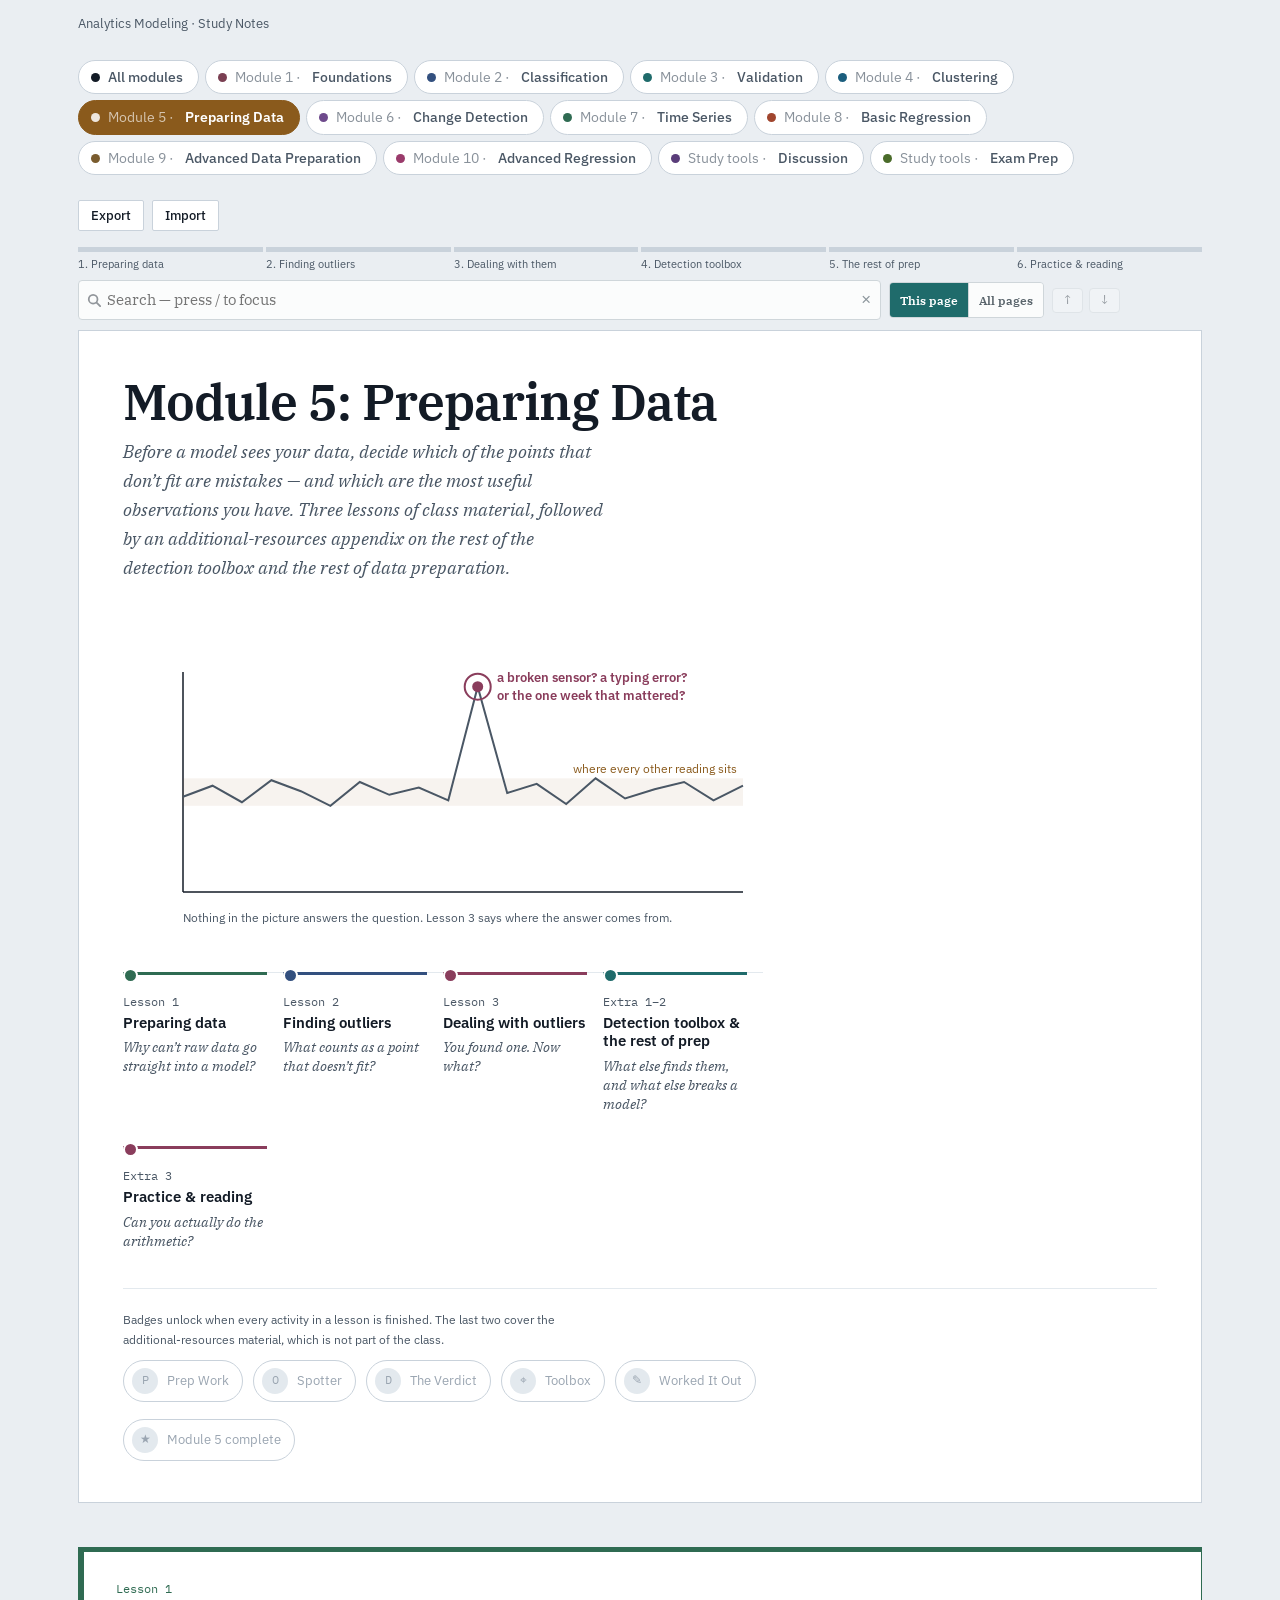
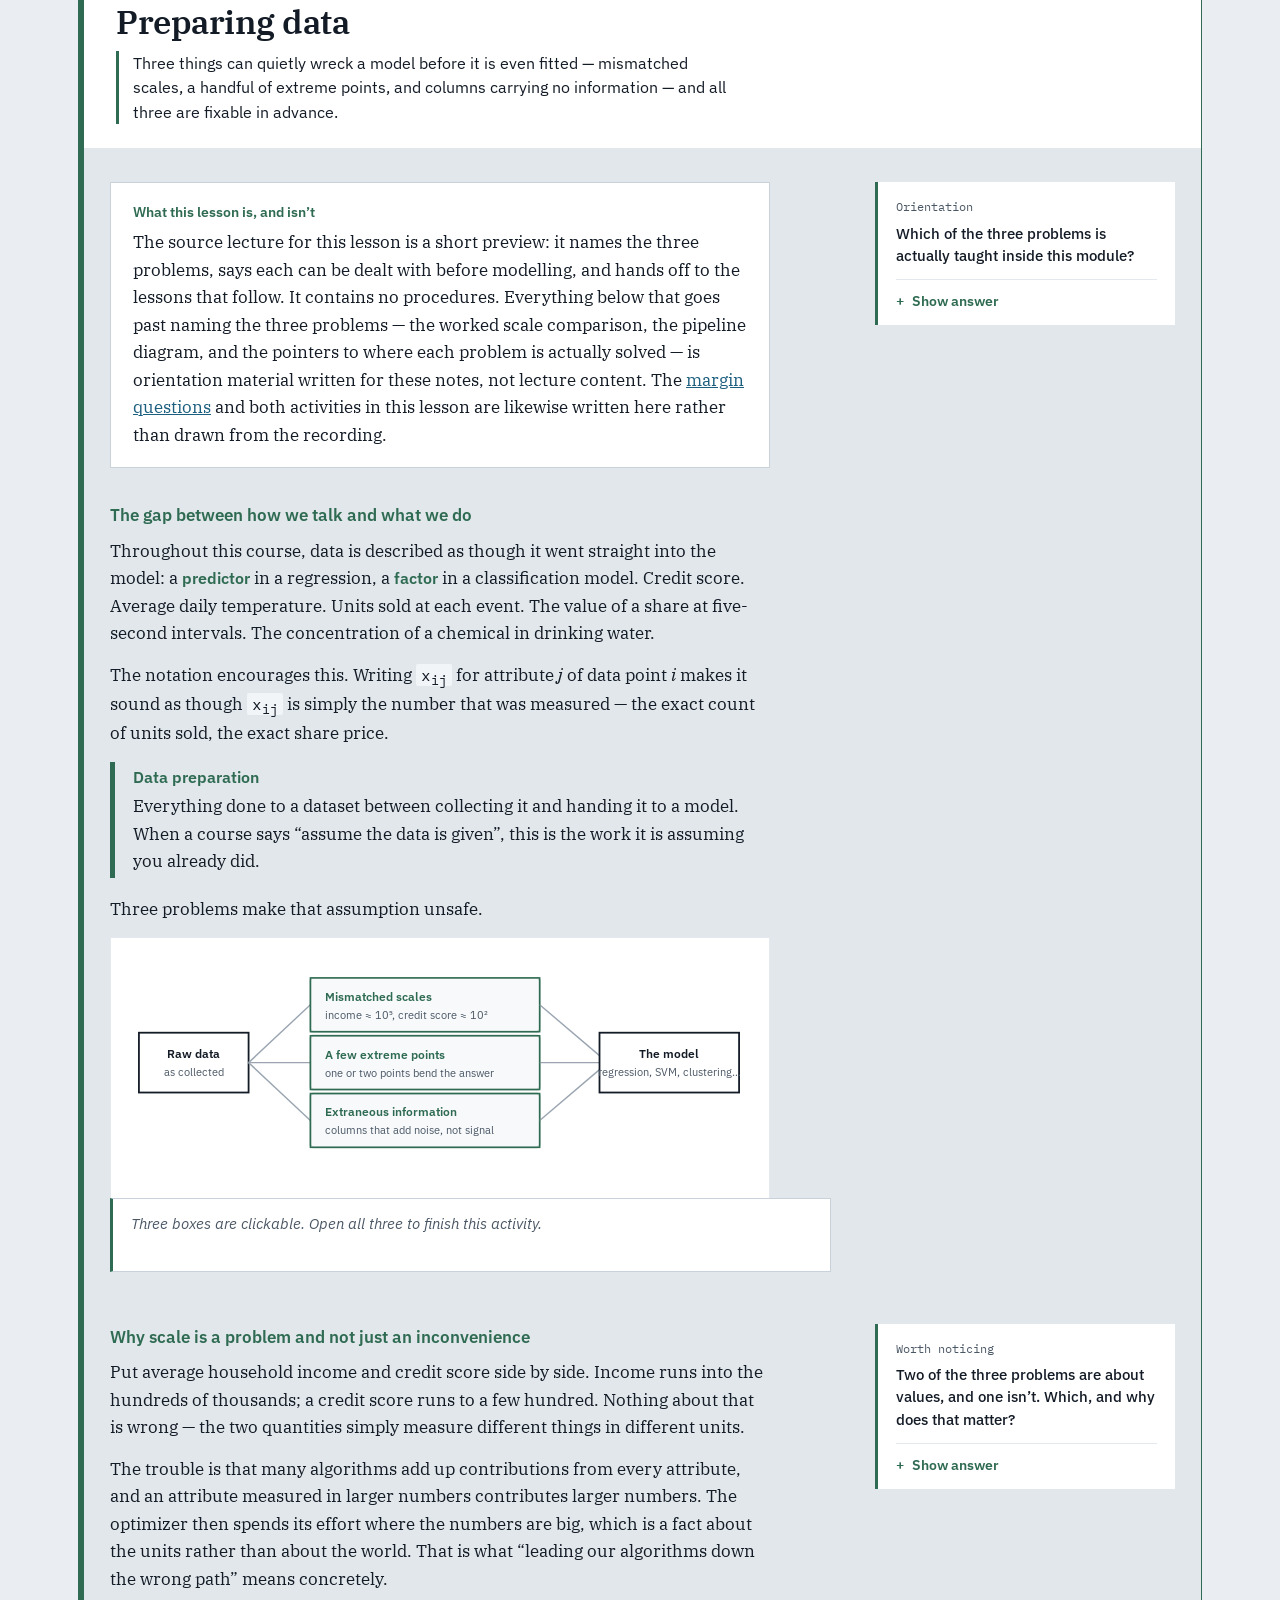
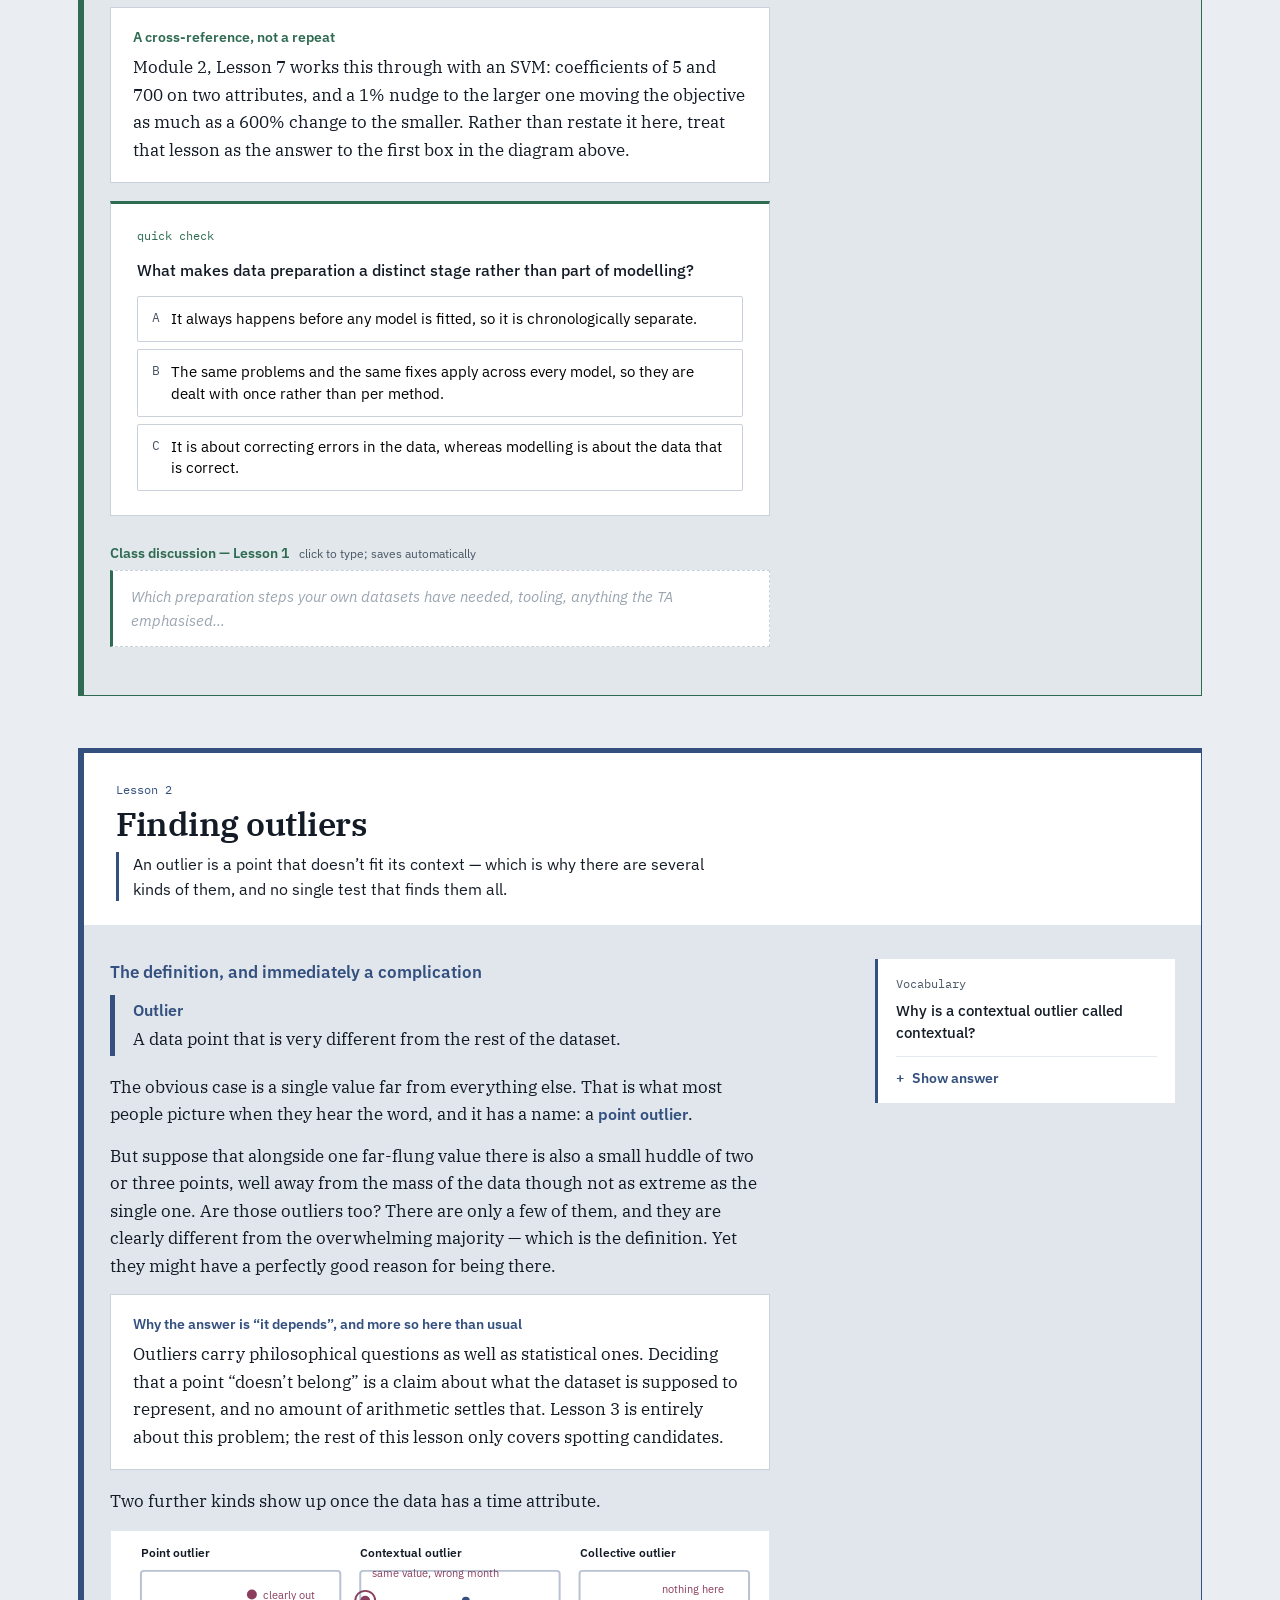
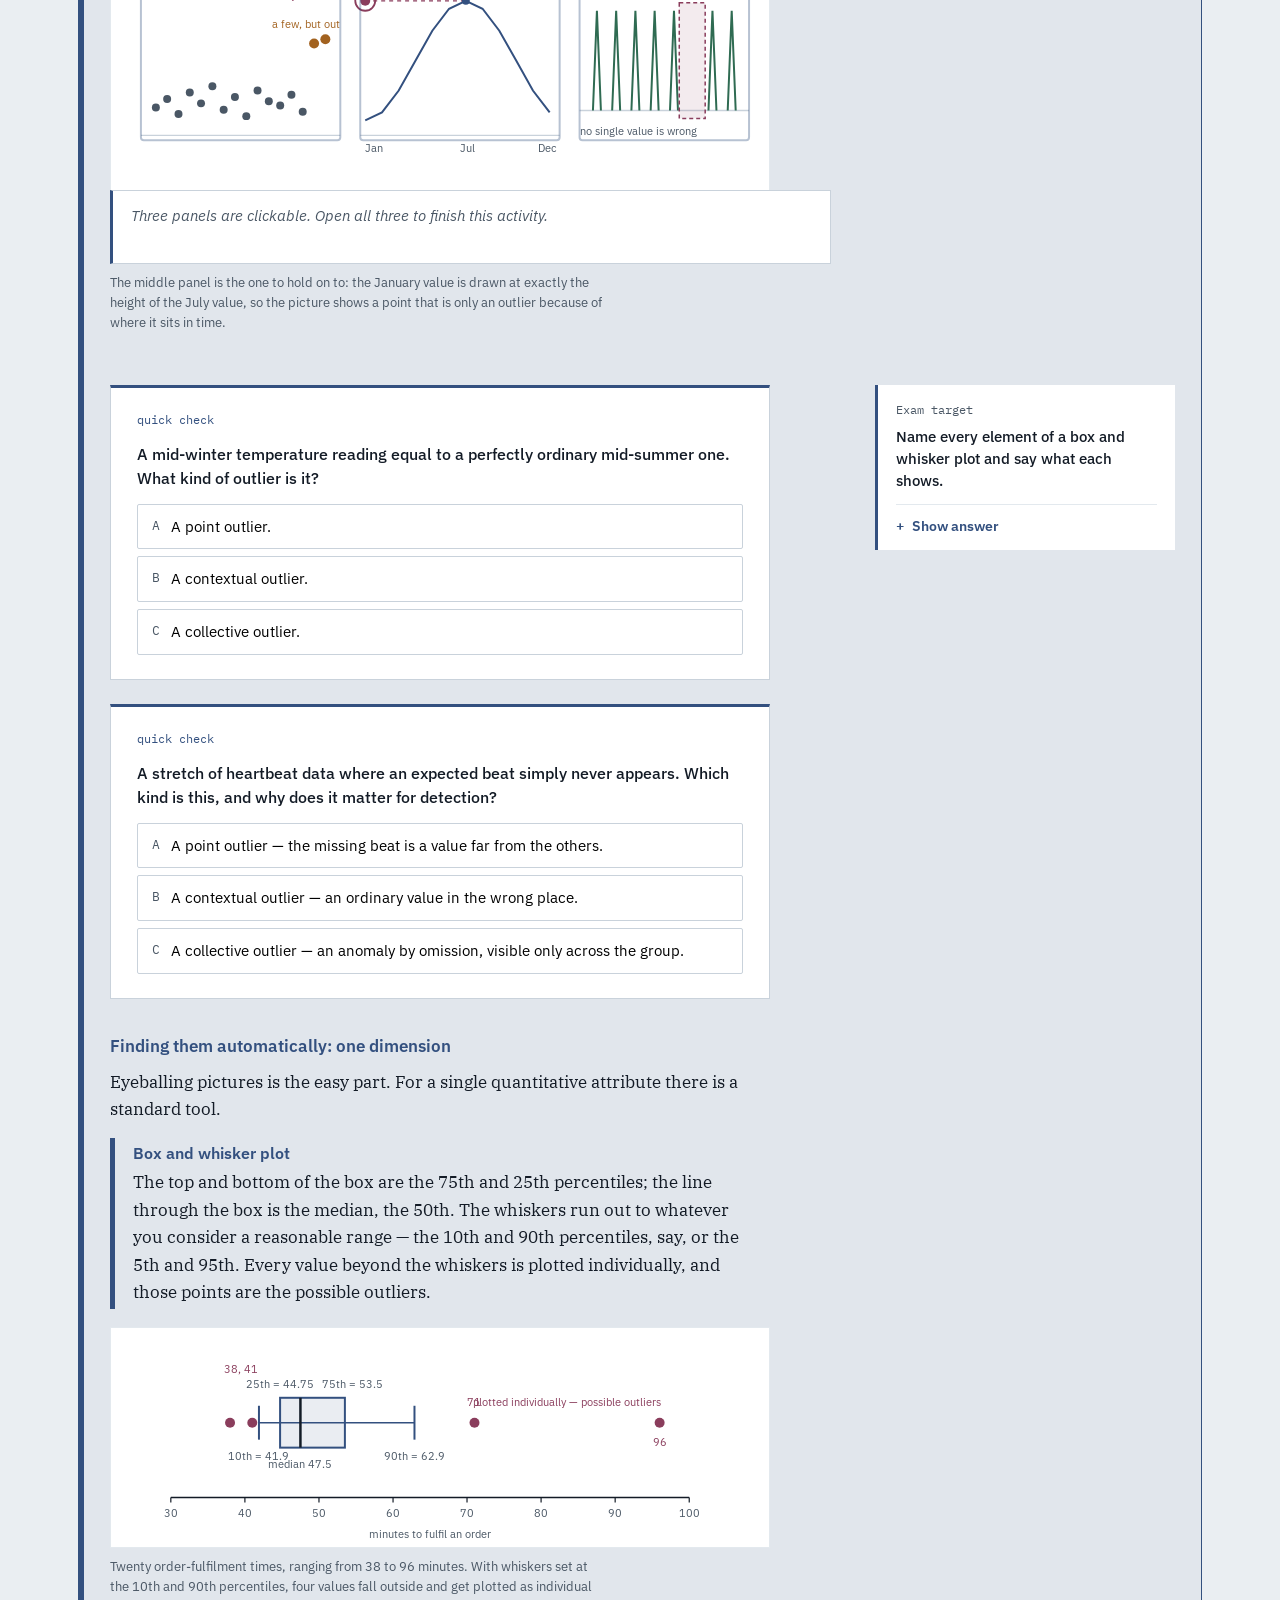
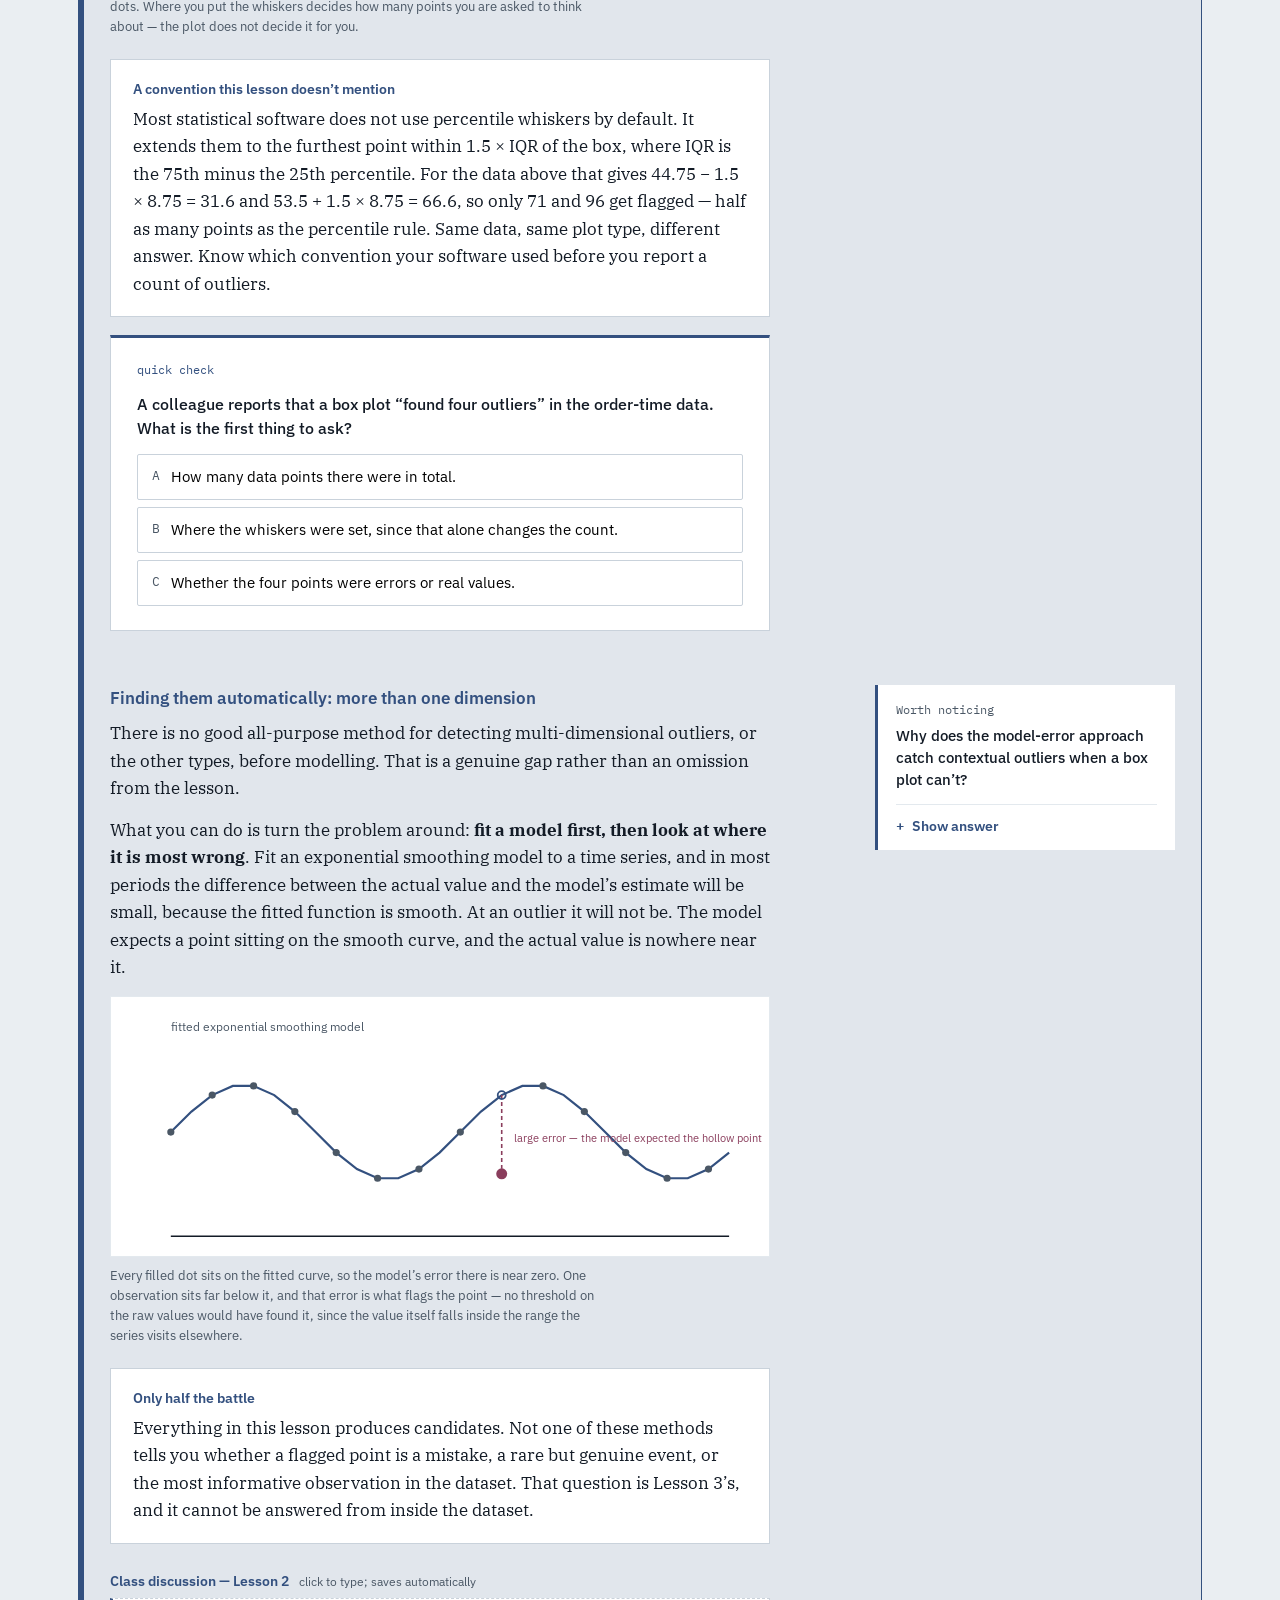
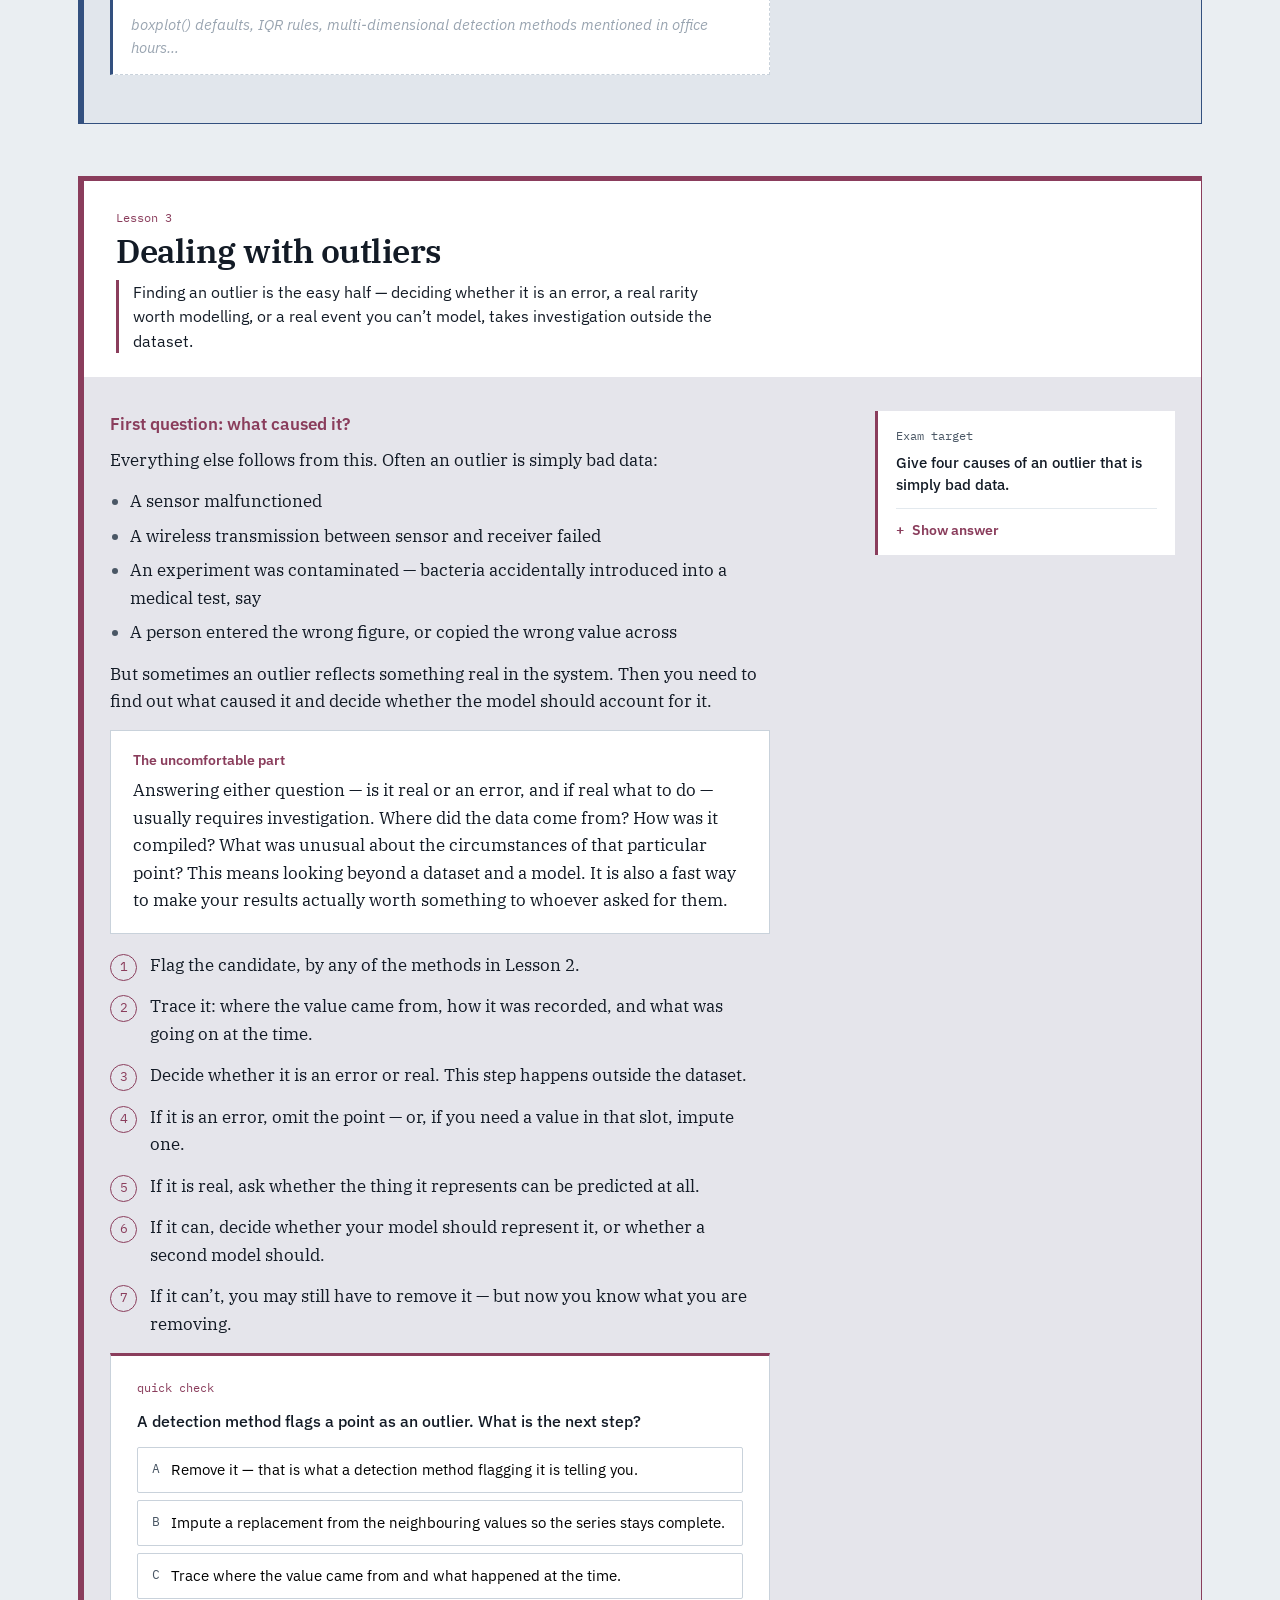
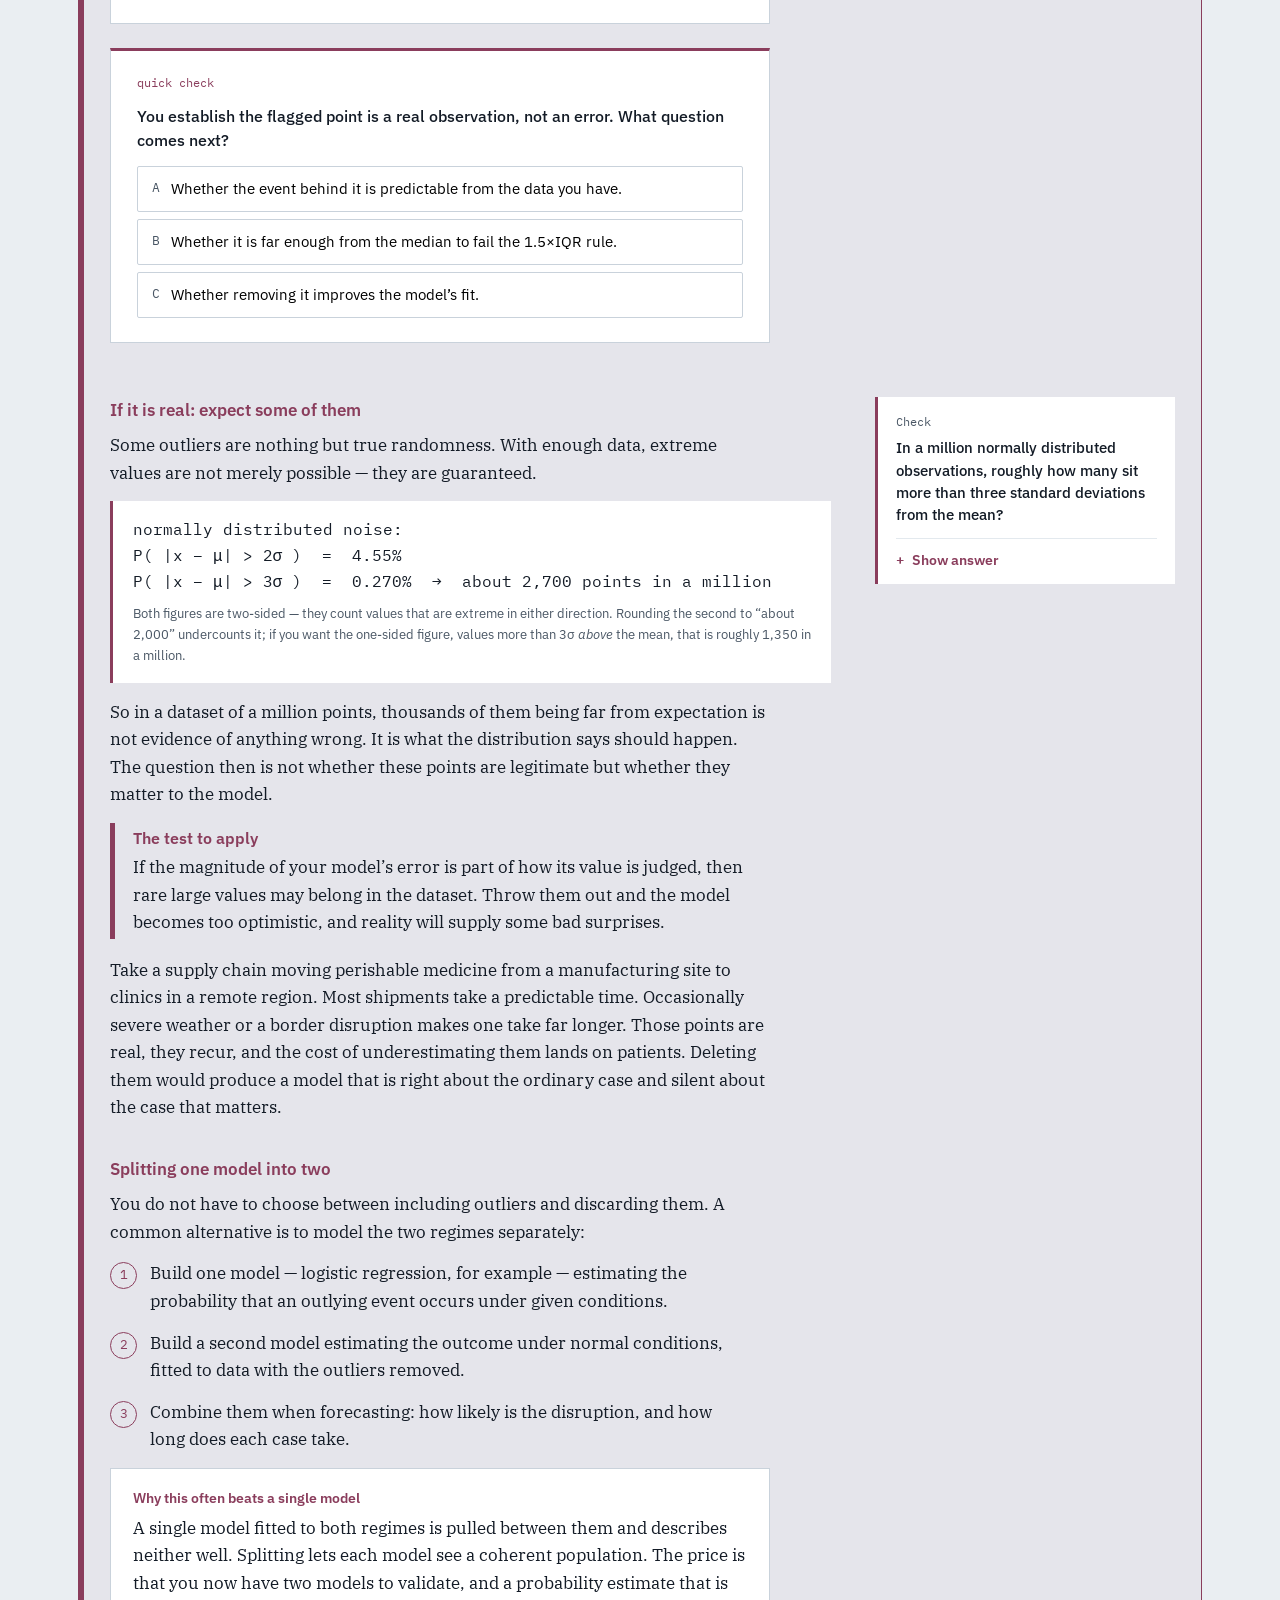
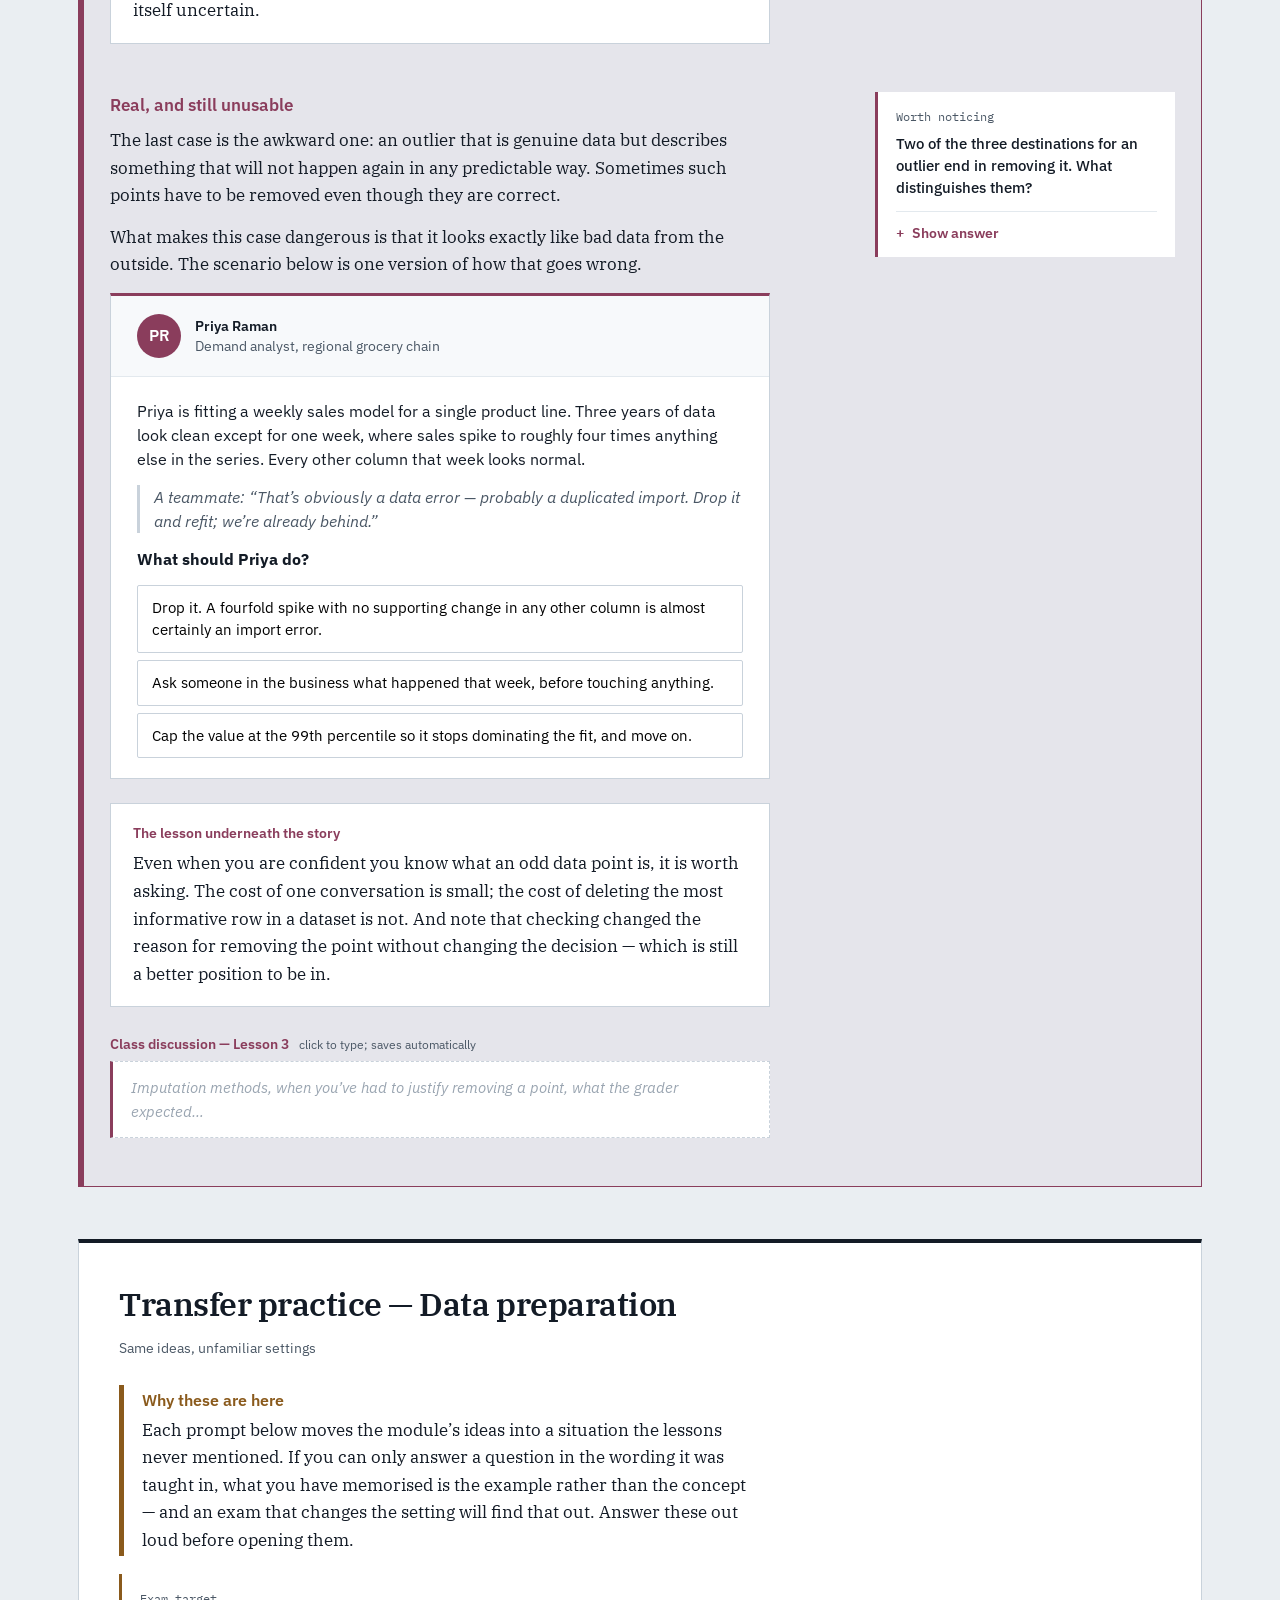
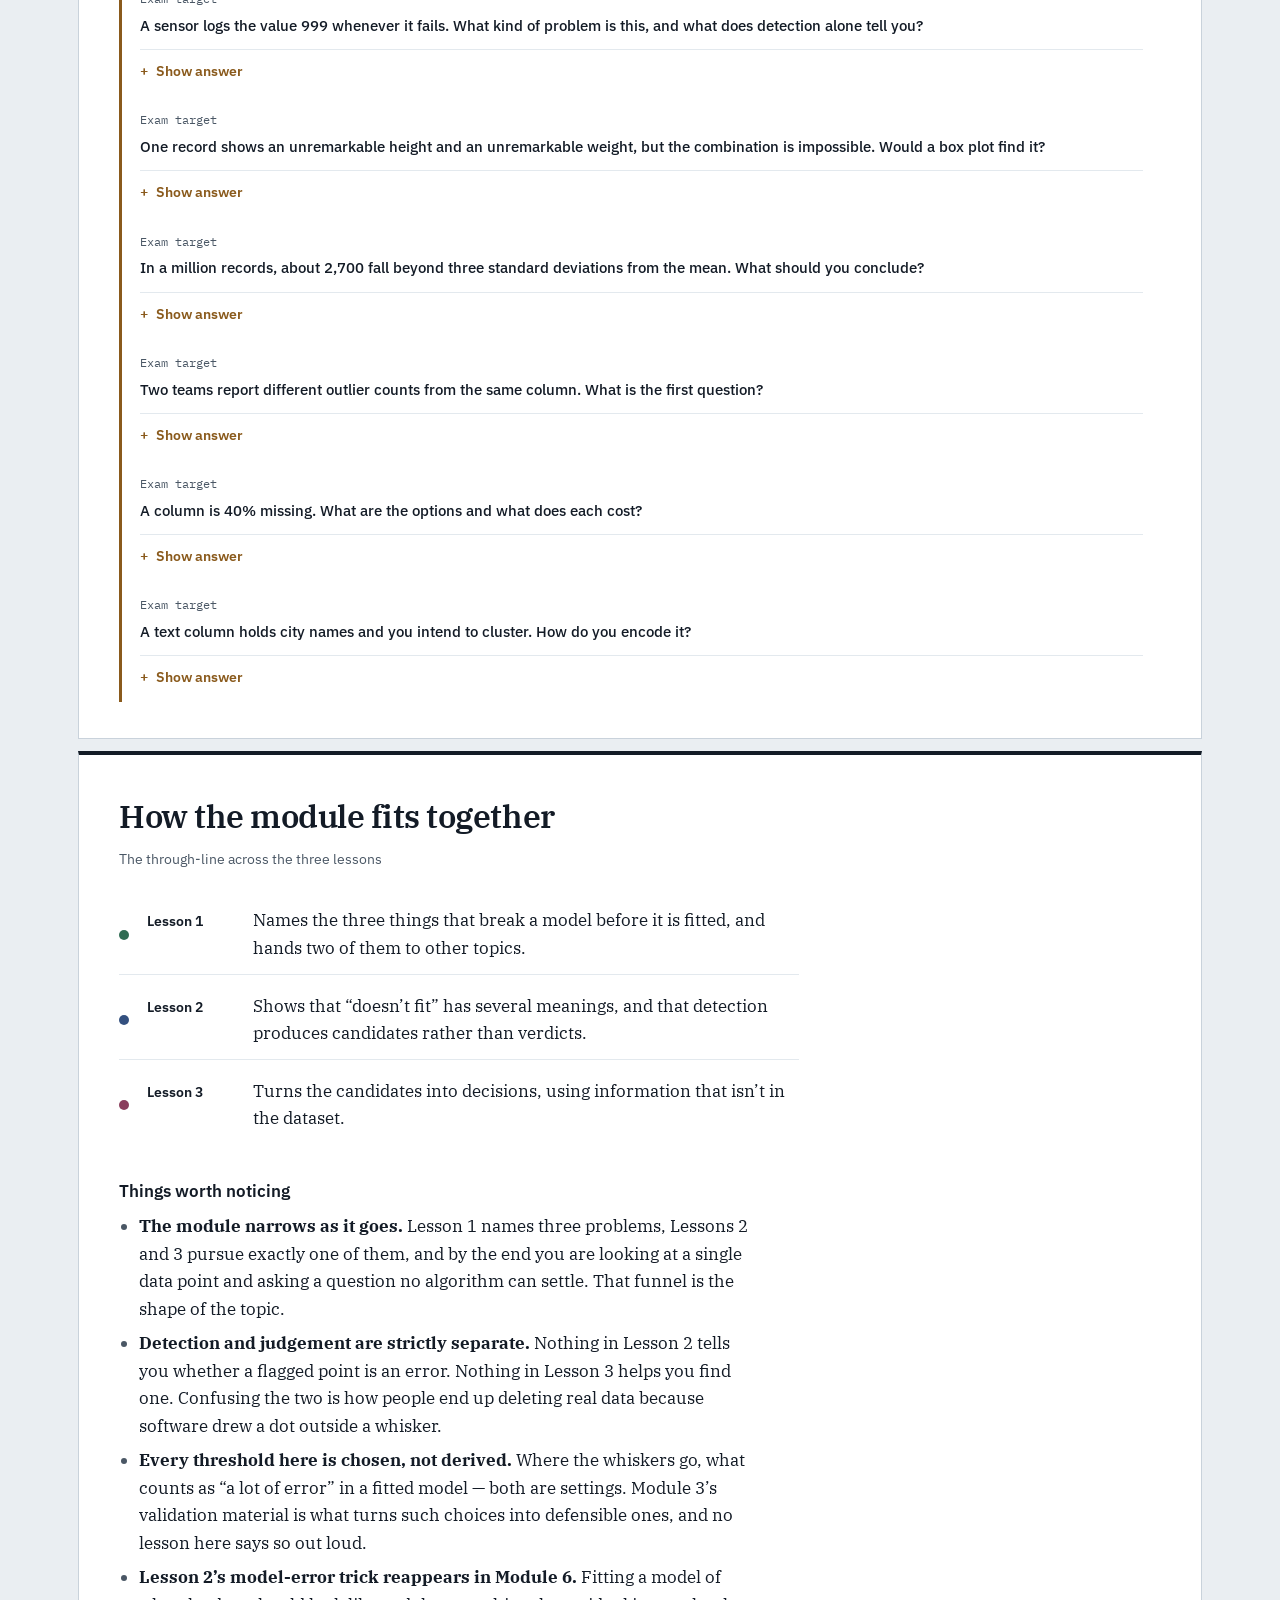
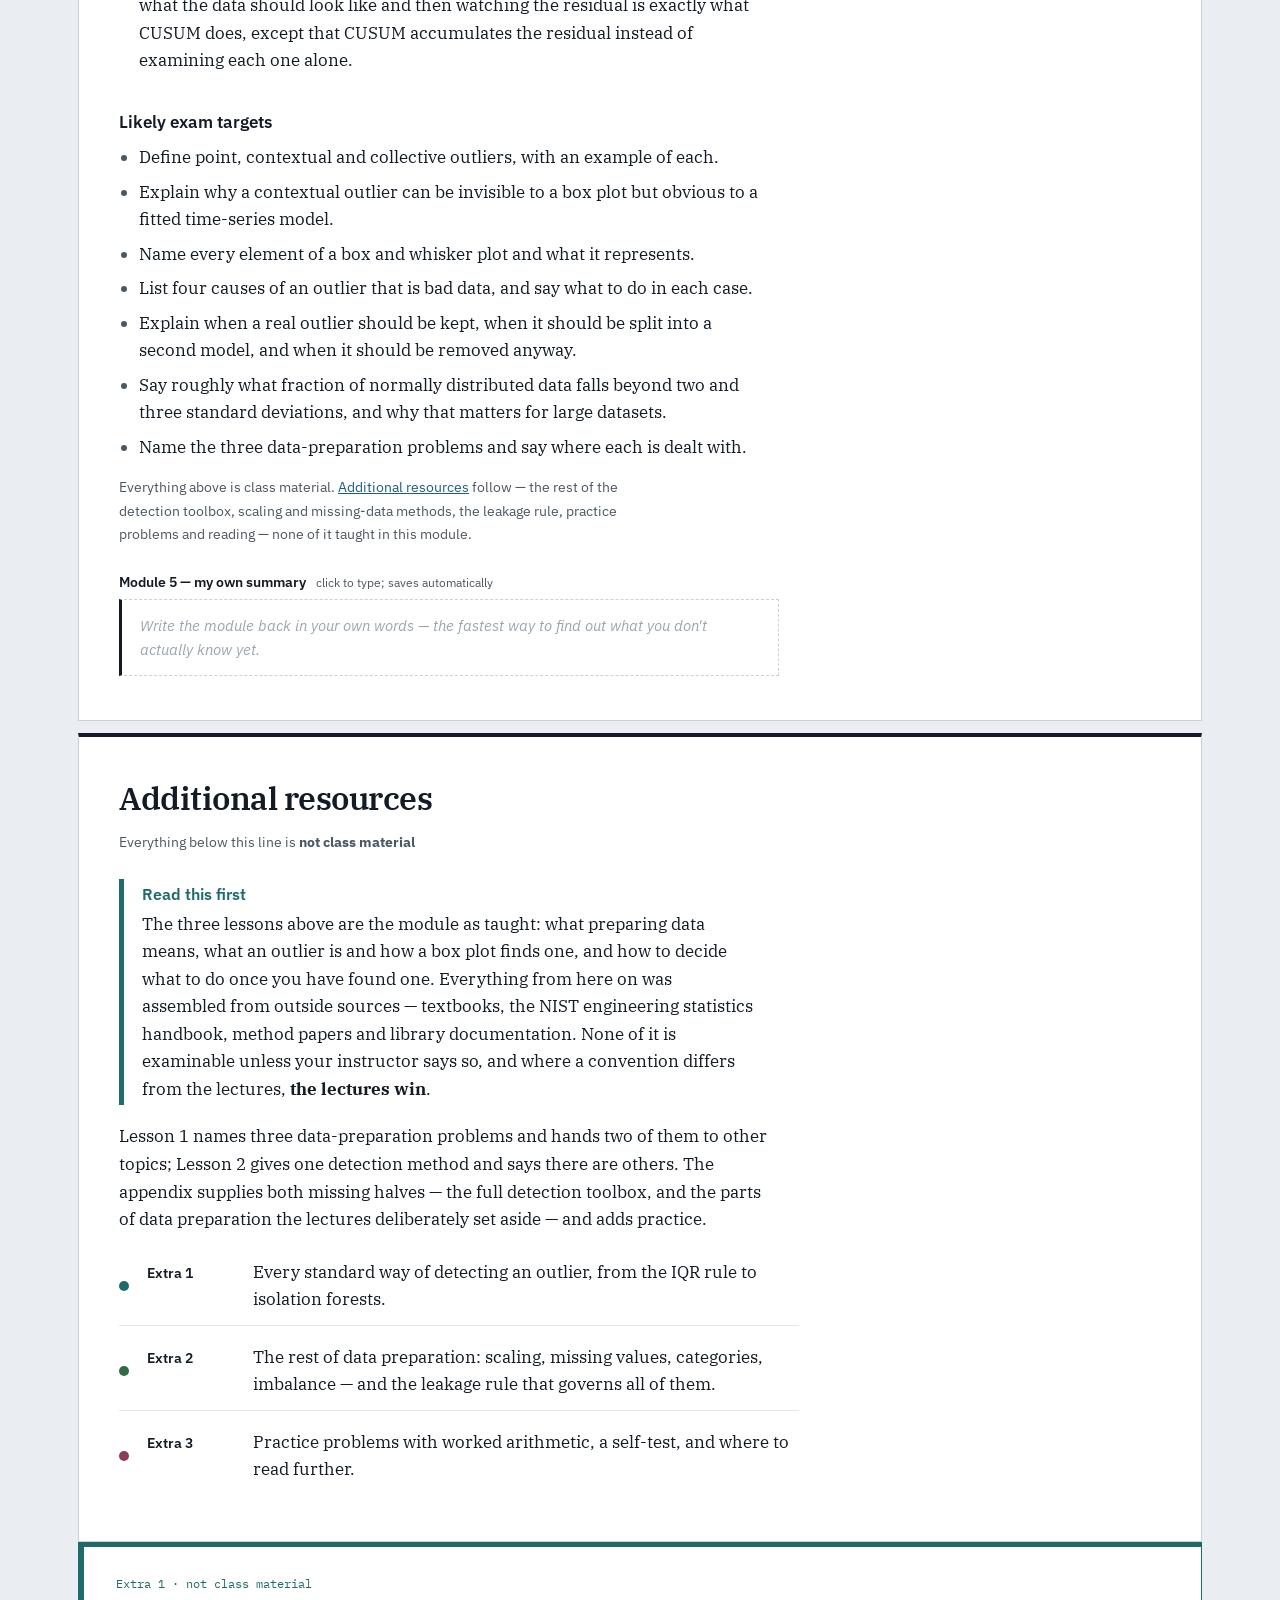
<file: module-5-preparing-data.html>
<!DOCTYPE html>
<html lang="en">
<head>
<meta charset="utf-8">
<meta name="viewport" content="width=device-width, initial-scale=1">
<meta name="robots" content="noindex">
<title>Module 5: Preparing Data — Study Notes</title>
<link rel="preconnect" href="https://fonts.googleapis.com">
<link rel="preconnect" href="https://fonts.gstatic.com" crossorigin>
<link href="https://fonts.googleapis.com/css2?family=IBM+Plex+Mono:wght@400;500&family=IBM+Plex+Sans:wght@400;500;600&family=IBM+Plex+Serif:ital,wght@0,400;0,600;1,400&display=swap" rel="stylesheet">
<link rel="stylesheet" href="study.css">
</head>
<body data-page="m5">
<div class="wrap">

<div class="topbar">
  <div class="topline">
    <a class="brand" href="index.html">Analytics Modeling &middot; Study Notes</a>
    <nav class="tabs" aria-label="Modules"></nav>
    <div class="toolbar">
      <button class="btn" id="exportBtn">Export</button>
      <button class="btn" id="importBtn">Import</button>
    </div>
  </div>
  <nav class="rail" id="rail" aria-label="Lessons in this module"></nav>
</div>

<header class="hero">
  <h1>Module 5: Preparing Data</h1>
  <p class="sub">Before a model sees your data, decide which of the points that don’t fit are mistakes — and which are the most useful observations you have. Three lessons of class material, followed by an additional-resources appendix on the rest of the detection toolbox and the rest of data preparation.</p>

  <svg class="plot" viewBox="0 0 660 330" role="img" aria-label="A time series of twenty readings that hover in a narrow band, with a single reading far above the others circled in red.">
    <line x1="60" y1="280" x2="620" y2="280" stroke="#131b26" stroke-width="1.5"/>
    <line x1="60" y1="280" x2="60" y2="60" stroke="#131b26" stroke-width="1.5"/>
    <rect x="60" y="166.3" width="560" height="27.5" fill="#8a5a1c" fill-opacity=".07"/>
    <text x="614" y="161" text-anchor="end" font-family="IBM Plex Sans,sans-serif" font-size="11.5" fill="#8a5a1c">where every other reading sits</text>
    <polyline points="60.0,184.7 89.5,173.7 118.9,190.2 148.4,168.2 177.9,179.2 207.4,193.8 236.8,170.0 266.3,182.8 295.8,175.5 325.3,188.3 354.7,74.7 384.2,181.0 413.7,171.8 443.2,192.0 472.6,166.3 502.1,186.5 531.6,177.3 561.1,170.0 590.5,188.3 620.0,173.7"
      fill="none" stroke="#4a5765" stroke-width="2"/>
    <circle cx="354.7" cy="74.7" r="5.5" fill="#8a3d5c"/>
    <circle cx="354.7" cy="74.7" r="13" fill="none" stroke="#8a3d5c" stroke-width="2"/>
    <text x="374" y="70" font-family="IBM Plex Sans,sans-serif" font-size="12.5" font-weight="600" fill="#8a3d5c">a broken sensor? a typing error?</text>
    <text x="374" y="88" font-family="IBM Plex Sans,sans-serif" font-size="12.5" font-weight="600" fill="#8a3d5c">or the one week that mattered?</text>
    <text x="60" y="310" font-family="IBM Plex Sans,sans-serif" font-size="12" fill="#4a5765">Nothing in the picture answers the question. Lesson 3 says where the answer comes from.</text>
  </svg>

  <ul class="track">
    <li style="--dot:#2f6b52"><a href="#l1"><span class="tnum">Lesson 1</span><span class="tname">Preparing data</span><span class="tq">Why can’t raw data go straight into a model?</span></a></li>
    <li style="--dot:#33507f"><a href="#l2"><span class="tnum">Lesson 2</span><span class="tname">Finding outliers</span><span class="tq">What counts as a point that doesn’t fit?</span></a></li>
    <li style="--dot:#8a3d5c"><a href="#l3"><span class="tnum">Lesson 3</span><span class="tname">Dealing with outliers</span><span class="tq">You found one. Now what?</span></a></li>
    <li style="--dot:#1f6b6b"><a href="#extra"><span class="tnum">Extra 1–2</span><span class="tname">Detection toolbox &amp; the rest of prep</span><span class="tq">What else finds them, and what else breaks a model?</span></a></li>
    <li style="--dot:#8a3d5c"><a href="#x3"><span class="tnum">Extra 3</span><span class="tname">Practice &amp; reading</span><span class="tq">Can you actually do the arithmetic?</span></a></li>
  </ul>

  <div class="badge-strip">
    <p class="cap">Badges unlock when every activity in a lesson is finished. The last two cover the additional-resources material, which is not part of the class.</p>
    <ul class="badges">
      <li class="badge" data-for="l1" style="--b:#2f6b52"><span class="gem">P</span><span class="nm">Prep Work</span></li>
      <li class="badge" data-for="l2" style="--b:#33507f"><span class="gem">O</span><span class="nm">Spotter</span></li>
      <li class="badge" data-for="l3" style="--b:#8a3d5c"><span class="gem">D</span><span class="nm">The Verdict</span></li>
      <li class="badge" data-for="x1" style="--b:#1f6b6b"><span class="gem">⌖</span><span class="nm">Toolbox</span></li>
      <li class="badge" data-for="x3" style="--b:#8a3d5c"><span class="gem">✎</span><span class="nm">Worked It Out</span></li>
      <li class="badge" data-for="*"  style="--b:#131b26"><span class="gem">★</span><span class="nm">Module 5 complete</span></li>
    </ul>
  </div>
</header>

<!-- ==================== LESSON 1 ==================== -->
<section class="lesson" id="l1" data-short="Preparing data" style="--accent:#2f6b52">
  <div class="lesson-head">
    <span class="ln">Lesson 1</span>
    <h2>Preparing data</h2>
    <p class="keyline">Three things can quietly wreck a model before it is even fitted — mismatched scales, a handful of extreme points, and columns carrying no information — and all three are fixable in advance.</p>
  </div>

  <div class="row">
    <div class="main">
      <div class="callout">
        <p class="tag">What this lesson is, and isn’t</p>
        <p>The source lecture for this lesson is a short preview: it names the three problems, says each can be dealt with before modelling, and hands off to the lessons that follow. It contains no procedures. Everything below that goes past naming the three problems — the worked scale comparison, the pipeline diagram, and the pointers to where each problem is actually solved — is orientation material written for these notes, not lecture content. The <a href="#l1-check">margin questions</a> and both activities in this lesson are likewise written here rather than drawn from the recording.</p>
      </div>

      <h3>The gap between how we talk and what we do</h3>
      <p>Throughout this course, data is described as though it went straight into the model: a <span class="key">predictor</span> in a regression, a <span class="key">factor</span> in a classification model. Credit score. Average daily temperature. Units sold at each event. The value of a share at five-second intervals. The concentration of a chemical in drinking water.</p>
      <p>The notation encourages this. Writing <span class="m">x<sub>ij</sub></span> for attribute <em>j</em> of data point <em>i</em> makes it sound as though <span class="m">x<sub>ij</sub></span> is simply the number that was measured — the exact count of units sold, the exact share price.</p>
      <div class="defn">
        <span class="term">Data preparation</span>
        <p>Everything done to a dataset between collecting it and handing it to a model. When a course says “assume the data is given”, this is the work it is assuming you already did.</p>
      </div>
      <p>Three problems make that assumption unsafe.</p>

      <figure class="hotwrap" data-hotspot="m5l1-hot">
        <svg class="fig" viewBox="0 0 660 260" role="img" aria-label="A flow diagram. Raw data on the left feeds three labelled problem boxes in the middle — mismatched scales, a few extreme points, and extraneous information — which then feed a model box on the right. All three middle boxes are clickable.">
          <!-- raw data -->
          <rect x="28" y="95" width="110" height="60" fill="#ffffff" stroke="#131b26" stroke-width="1.8"/>
          <text x="83" y="120" text-anchor="middle" font-family="IBM Plex Sans,sans-serif" font-size="12.5" font-weight="600" fill="#131b26">Raw data</text>
          <text x="83" y="138" text-anchor="middle" font-family="IBM Plex Sans,sans-serif" font-size="11" fill="#4a5765">as collected</text>
          <!-- connectors in -->
          <line x1="138" y1="125" x2="200" y2="67"  stroke="#9aa5b1" stroke-width="1.4"/>
          <line x1="138" y1="125" x2="200" y2="125" stroke="#9aa5b1" stroke-width="1.4"/>
          <line x1="138" y1="125" x2="200" y2="183" stroke="#9aa5b1" stroke-width="1.4"/>
          <!-- three problems -->
          <rect x="200" y="40"  width="230" height="54" fill="#f7f9fb" stroke="#2f6b52" stroke-width="1.5"/>
          <text x="215" y="63"  font-family="IBM Plex Sans,sans-serif" font-size="12.5" font-weight="600" fill="#2f6b52">Mismatched scales</text>
          <text x="215" y="81"  font-family="IBM Plex Sans,sans-serif" font-size="11" fill="#4a5765">income ≈ 10⁵, credit score ≈ 10²</text>
          <rect x="200" y="98"  width="230" height="54" fill="#f7f9fb" stroke="#2f6b52" stroke-width="1.5"/>
          <text x="215" y="121" font-family="IBM Plex Sans,sans-serif" font-size="12.5" font-weight="600" fill="#2f6b52">A few extreme points</text>
          <text x="215" y="139" font-family="IBM Plex Sans,sans-serif" font-size="11" fill="#4a5765">one or two points bend the answer</text>
          <rect x="200" y="156" width="230" height="54" fill="#f7f9fb" stroke="#2f6b52" stroke-width="1.5"/>
          <text x="215" y="179" font-family="IBM Plex Sans,sans-serif" font-size="12.5" font-weight="600" fill="#2f6b52">Extraneous information</text>
          <text x="215" y="197" font-family="IBM Plex Sans,sans-serif" font-size="11" fill="#4a5765">columns that add noise, not signal</text>
          <!-- connectors out -->
          <line x1="430" y1="67"  x2="490" y2="118" stroke="#9aa5b1" stroke-width="1.4"/>
          <line x1="430" y1="125" x2="490" y2="125" stroke="#9aa5b1" stroke-width="1.4"/>
          <line x1="430" y1="183" x2="490" y2="132" stroke="#9aa5b1" stroke-width="1.4"/>
          <!-- model -->
          <rect x="490" y="95" width="140" height="60" fill="#ffffff" stroke="#131b26" stroke-width="1.8"/>
          <text x="560" y="120" text-anchor="middle" font-family="IBM Plex Sans,sans-serif" font-size="12.5" font-weight="600" fill="#131b26">The model</text>
          <text x="560" y="138" text-anchor="middle" font-family="IBM Plex Sans,sans-serif" font-size="11" fill="#4a5765">regression, SVM, clustering…</text>

          <g class="hs" data-title="Mismatched scales"
             data-body="Household income is often measured at 10⁵ or higher; a credit score sits at about 10². Feeding both in raw lets the algorithm chase the attribute with the bigger numbers and effectively ignore the other. Module 2, Lesson 7 shows exactly why the sum-of-squared-coefficients term breaks, and gives the two fixes — scaling into a fixed range, and standardizing to mean 0 and standard deviation 1.">
            <rect class="hit" x="200" y="40" width="230" height="54"/><rect class="ring" x="200" y="40" width="230" height="54" rx="3"/>
          </g>
          <g class="hs" data-title="A few extreme points"
             data-body="One or two data points can have an effect on the overall solution that is magnified out of proportion, purely because they sit so far from everything else. These are outliers, and they take up Lessons 2 and 3 — first how to find them, then the harder question of what to do once you have.">
            <rect class="hit" x="200" y="98" width="230" height="54"/><rect class="ring" x="200" y="98" width="230" height="54" rx="3"/>
          </g>
          <g class="hs" data-title="Extraneous information"
             data-body="Columns that carry little or nothing relevant still complicate the model and make the fitted solution harder to interpret correctly. The remedies — variable selection and dimensionality reduction — are named in the source lecture as things the wider topic addresses, but no method for them appears in the recordings behind this module.">
            <rect class="hit" x="200" y="156" width="230" height="54"/><rect class="ring" x="200" y="156" width="230" height="54" rx="3"/>
          </g>
        </svg>
        <div class="hotpanel"><span class="hint">Three boxes are clickable. Open all three to finish this activity.</span></div>
      </figure>
    </div>
    <aside class="check" id="l1-check">
      <span class="n">Orientation</span>
      <p class="q">Which of the three problems is actually taught inside this module?</p>
      <details><summary>Show answer</summary>
        <p class="a">Only the second. Scaling belongs to Module 2, Lesson 7; variable selection and dimensionality reduction are named but not covered anywhere in these recordings. Lessons 2 and 3 here handle extreme points. Module 6 then changes the question entirely, from one odd point to a shift in the whole process.</p>
      </details>
    </aside>
  </div>

  <div class="row">
    <div class="main">
      <h3>Why scale is a problem and not just an inconvenience</h3>
      <p>Put average household income and credit score side by side. Income runs into the hundreds of thousands; a credit score runs to a few hundred. Nothing about that is wrong — the two quantities simply measure different things in different units.</p>
      <p>The trouble is that many algorithms add up contributions from every attribute, and an attribute measured in larger numbers contributes larger numbers. The optimizer then spends its effort where the numbers are big, which is a fact about the units rather than about the world. That is what “leading our algorithms down the wrong path” means concretely.</p>
      <div class="callout">
        <p class="tag">A cross-reference, not a repeat</p>
        <p>Module 2, Lesson 7 works this through with an SVM: coefficients of 5 and 700 on two attributes, and a 1% nudge to the larger one moving the objective as much as a 600% change to the smaller. Rather than restate it here, treat that lesson as the answer to the first box in the diagram above.</p>
      </div>

      <div class="ix" data-quiz="m5l1-q1">
        <div class="ix-head"><span class="ix-kind">quick check</span><span class="ix-done">answered</span></div>
        <p class="prompt">What makes data preparation a distinct stage rather than part of modelling?</p>
        <div class="opts">
          <button class="opt" data-fb="Tempting, because preparation does usually happen first. But some of it can’t: which attributes are extraneous is often only clear once a model has been fitted, and the choice between scaling and standardizing may come down to trying both. Order isn’t the defining feature.">It always happens before any model is fitted, so it is chronologically separate.</button>
          <button class="opt" data-right data-fb="Every model downstream inherits whatever you did or failed to do here, and the same three problems break regression, classification and clustering alike. That is why the fixes are taught once rather than restated in each modelling topic.">The same problems and the same fixes apply across every model, so they are dealt with once rather than per method.</button>
          <button class="opt" data-fb="Preparation is not confined to repairing faults. Data can be perfectly correct — accurately recorded income and credit scores — and still need scaling, because the problem is the mismatch between units rather than any error in them.">It is about correcting errors in the data, whereas modelling is about the data that is correct.</button>
        </div>
        <p class="fb"></p>
      </div>

      <div class="note">
        <div class="note-head"><span class="lbl">Class discussion — Lesson 1</span><span class="hint">click to type; saves automatically</span></div>
        <div class="note-body" contenteditable="true" data-note="m5l1" data-placeholder="Which preparation steps your own datasets have needed, tooling, anything the TA emphasised…"></div>
      </div>
    </div>
    <aside class="check">
      <span class="n">Worth noticing</span>
      <p class="q">Two of the three problems are about values, and one isn’t. Which, and why does that matter?</p>
      <details><summary>Show answer</summary>
        <p class="a">Scale and extreme points are properties of the numbers in a column. Extraneous information is a property of which columns you kept at all — so it is fixed by removing or combining columns rather than by transforming values. That is why it needs a different family of methods.</p>
      </details>
    </aside>
  </div>
</section>

<!-- ==================== LESSON 2 ==================== -->
<section class="lesson" id="l2" data-short="Finding outliers" style="--accent:#33507f">
  <div class="lesson-head">
    <span class="ln">Lesson 2</span>
    <h2>Finding outliers</h2>
    <p class="keyline">An outlier is a point that doesn’t fit its context — which is why there are several kinds of them, and no single test that finds them all.</p>
  </div>

  <div class="row">
    <div class="main">
      <h3>The definition, and immediately a complication</h3>
      <div class="defn">
        <span class="term">Outlier</span>
        <p>A data point that is very different from the rest of the dataset.</p>
      </div>
      <p>The obvious case is a single value far from everything else. That is what most people picture when they hear the word, and it has a name: a <span class="key">point outlier</span>.</p>
      <p>But suppose that alongside one far-flung value there is also a small huddle of two or three points, well away from the mass of the data though not as extreme as the single one. Are those outliers too? There are only a few of them, and they are clearly different from the overwhelming majority — which is the definition. Yet they might have a perfectly good reason for being there.</p>
      <div class="callout">
        <p class="tag">Why the answer is “it depends”, and more so here than usual</p>
        <p>Outliers carry philosophical questions as well as statistical ones. Deciding that a point “doesn’t belong” is a claim about what the dataset is supposed to represent, and no amount of arithmetic settles that. Lesson 3 is entirely about this problem; the rest of this lesson only covers spotting candidates.</p>
      </div>
      <p>Two further kinds show up once the data has a time attribute.</p>

      <figure class="hotwrap" data-hotspot="m5l2-hot">
        <svg class="fig" viewBox="0 0 660 260" role="img" aria-label="Three panels showing kinds of outlier. Left: a scatter with one very distant point and a pair of moderately distant points. Middle: a seasonal temperature curve with a mid-winter reading equal to the mid-summer normal. Right: an ECG-style spike train with one beat missing in the middle. Each panel is clickable.">
          <!-- P1 point outlier -->
          <text x="30" y="26" font-family="IBM Plex Sans,sans-serif" font-size="12.5" font-weight="600" fill="#131b26">Point outlier</text>
          <line x1="30" y1="205" x2="230" y2="205" stroke="#c9d2db" stroke-width="1.4"/>
          <g fill="#4a5765">
            <circle cx="45.0" cy="177.1" r="4"/><circle cx="56.3" cy="168.6" r="4"/><circle cx="67.7" cy="183.6" r="4"/>
            <circle cx="79.0" cy="162.1" r="4"/><circle cx="90.3" cy="172.9" r="4"/><circle cx="101.7" cy="155.7" r="4"/>
            <circle cx="113.0" cy="179.3" r="4"/><circle cx="124.3" cy="166.4" r="4"/><circle cx="135.7" cy="185.7" r="4"/>
            <circle cx="147.0" cy="160.0" r="4"/><circle cx="158.3" cy="170.7" r="4"/><circle cx="169.7" cy="175.0" r="4"/>
            <circle cx="181.0" cy="164.3" r="4"/><circle cx="192.3" cy="181.4" r="4"/>
          </g>
          <circle cx="141.3" cy="63.6" r="5" fill="#8a3d5c"/>
          <text x="152" y="68" font-family="IBM Plex Sans,sans-serif" font-size="11.5" fill="#8a3d5c">clearly out</text>
          <g fill="#a2621f">
            <circle cx="203.7" cy="112.9" r="5"/><circle cx="215.0" cy="108.6" r="5"/>
          </g>
          <text x="196" y="97" text-anchor="middle" font-family="IBM Plex Sans,sans-serif" font-size="11.5" fill="#a2621f">a few, but out</text>

          <!-- P2 contextual -->
          <text x="250" y="26" font-family="IBM Plex Sans,sans-serif" font-size="12.5" font-weight="600" fill="#131b26">Contextual outlier</text>
          <line x1="250" y1="205" x2="450" y2="205" stroke="#c9d2db" stroke-width="1.4"/>
          <polyline points="255.0,190.0 271.8,182.0 288.6,160.0 305.5,130.0 322.3,100.0 339.1,78.0 355.9,70.0 372.7,78.0 389.5,100.0 406.4,130.0 423.2,160.0 440.0,182.0"
            fill="none" stroke="#33507f" stroke-width="2"/>
          <line x1="255" y1="70" x2="355.9" y2="70" stroke="#8a3d5c" stroke-width="1.3" stroke-dasharray="4 4"/>
          <circle cx="355.9" cy="70" r="4" fill="#33507f"/>
          <circle cx="255" cy="70" r="5" fill="#8a3d5c"/>
          <circle cx="255" cy="70" r="10" fill="none" stroke="#8a3d5c" stroke-width="1.8"/>
          <text x="262" y="46" font-family="IBM Plex Sans,sans-serif" font-size="11.5" fill="#8a3d5c">same value, wrong month</text>
          <text x="255" y="222" font-family="IBM Plex Sans,sans-serif" font-size="11" fill="#4a5765">Jan</text>
          <text x="350" y="222" font-family="IBM Plex Sans,sans-serif" font-size="11" fill="#4a5765">Jul</text>
          <text x="428" y="222" font-family="IBM Plex Sans,sans-serif" font-size="11" fill="#4a5765">Dec</text>

          <!-- P3 collective -->
          <text x="470" y="26" font-family="IBM Plex Sans,sans-serif" font-size="12.5" font-weight="600" fill="#131b26">Collective outlier</text>
          <line x1="470" y1="180" x2="640" y2="180" stroke="#c9d2db" stroke-width="1.4"/>
          <g fill="none" stroke="#2f6b52" stroke-width="2">
            <path d="M483.4,180 L487.4,80 L491.4,180"/>
            <path d="M502.7,180 L506.7,80 L510.7,180"/>
            <path d="M522.0,180 L526.0,80 L530.0,180"/>
            <path d="M541.3,180 L545.3,80 L549.3,180"/>
            <path d="M560.7,180 L564.7,80 L568.7,180"/>
            <path d="M599.3,180 L603.3,80 L607.3,180"/>
            <path d="M618.6,180 L622.6,80 L626.6,180"/>
          </g>
          <rect x="570" y="72" width="26" height="116" fill="#8a3d5c" fill-opacity=".10" stroke="#8a3d5c" stroke-width="1.5" stroke-dasharray="4 3"/>
          <text x="584" y="62" text-anchor="middle" font-family="IBM Plex Sans,sans-serif" font-size="11.5" fill="#8a3d5c">nothing here</text>
          <text x="470" y="205" font-family="IBM Plex Sans,sans-serif" font-size="11" fill="#4a5765">no single value is wrong</text>

          <g class="hs" data-title="Point outlier — and the argument about the pair"
             data-body="The single high value is what everyone means by an outlier: its own value is far from everything else. The pair to its right is the interesting case. There are only a few of them and they are clearly separated from the bulk of the data, which fits the definition — but a small group is exactly what a genuine second population looks like too. Nothing in the picture settles it.">
            <rect class="hit" x="30" y="40" width="200" height="170"/><rect class="ring" x="30" y="40" width="200" height="170" rx="3"/>
          </g>
          <g class="hs" data-title="Contextual outlier"
             data-body="The circled January reading is 27 degrees. That value is not extreme — the dashed line runs to July, where the same value is completely ordinary. What makes it an outlier is when it occurs. It is called contextual because it relies on the context the surrounding points provide; look at the value alone and there is nothing to see.">
            <rect class="hit" x="250" y="40" width="200" height="170"/><rect class="ring" x="250" y="40" width="200" height="170" rx="3"/>
          </g>
          <g class="hs" data-title="Collective outlier — an outlier by omission"
             data-body="In this heartbeat trace a large beat should appear inside the dashed box, and doesn’t. No individual reading is wrong, and it is hard to say which points should be called faulty — the points collectively look wrong. Reframing helps: track the time between beats instead, and most gaps are about 1,000 milliseconds while this one is about 2,000, which is an ordinary point outlier in the derived series.">
            <rect class="hit" x="470" y="40" width="170" height="170"/><rect class="ring" x="470" y="40" width="170" height="170" rx="3"/>
          </g>
        </svg>
        <div class="hotpanel"><span class="hint">Three panels are clickable. Open all three to finish this activity.</span></div>
        <figcaption style="font-family:var(--sans);font-size:.83rem;color:var(--ink-soft);margin-top:9px;max-width:62ch;line-height:1.5">The middle panel is the one to hold on to: the January value is drawn at exactly the height of the July value, so the picture shows a point that is only an outlier because of where it sits in time.</figcaption>
      </figure>
    </div>
    <aside class="check">
      <span class="n">Vocabulary</span>
      <p class="q">Why is a contextual outlier called contextual?</p>
      <details><summary>Show answer</summary>
        <p class="a">Because the surrounding points supply the context that makes it anomalous. Its own value is unremarkable; only its position relative to the rest of the series — the time at which it occurs — makes it stand out.</p>
      </details>
    </aside>
  </div>

  <div class="row">
    <div class="main">
      <div class="ix" data-quiz="m5l2-q2">
        <div class="ix-head"><span class="ix-kind">quick check</span><span class="ix-done">answered</span></div>
        <p class="prompt">A mid-winter temperature reading equal to a perfectly ordinary mid-summer one. What kind of outlier is it?</p>
        <div class="opts">
          <button class="opt" data-fb="A point outlier sits far from every other value in the column. This reading does not — the identical number is unremarkable six months earlier.">A point outlier.</button>
          <button class="opt" data-right data-fb="Nothing is wrong with the number: 27 degrees is ordinary in July. It is anomalous only because of when it appears, and the surrounding points supply the context that makes it so.">A contextual outlier.</button>
          <button class="opt" data-fb="Collective outliers are anomalous only as a group. Here a single reading is the problem, and it is identifiable on its own once you know the date.">A collective outlier.</button>
        </div>
        <p class="fb"></p>
      </div>

      <div class="ix" data-quiz="m5l2-q3">
        <div class="ix-head"><span class="ix-kind">quick check</span><span class="ix-done">answered</span></div>
        <p class="prompt">A stretch of heartbeat data where an expected beat simply never appears. Which kind is this, and why does it matter for detection?</p>
        <div class="opts">
          <button class="opt" data-fb="There is no offending value to be far from anything. The anomaly is an absence, which no test on a single number can see.">A point outlier — the missing beat is a value far from the others.</button>
          <button class="opt" data-fb="Close, but contextual outliers still involve a value you can point at. Here you cannot name which reading is the faulty one.">A contextual outlier — an ordinary value in the wrong place.</button>
          <button class="opt" data-right data-fb="No individual point is wrong and it is hard to name which ones are faulty; the points are anomalous only taken together. Only the first of the three kinds is about a value — the other two are about position and about absence, which is why one numeric test cannot catch all three.">A collective outlier — an anomaly by omission, visible only across the group.</button>
        </div>
        <p class="fb"></p>
      </div>

      <h3>Finding them automatically: one dimension</h3>
      <p>Eyeballing pictures is the easy part. For a single quantitative attribute there is a standard tool.</p>
      <div class="defn">
        <span class="term">Box and whisker plot</span>
        <p>The top and bottom of the box are the 75th and 25th percentiles; the line through the box is the median, the 50th. The whiskers run out to whatever you consider a reasonable range — the 10th and 90th percentiles, say, or the 5th and 95th. Every value beyond the whiskers is plotted individually, and those points are the possible outliers.</p>
      </div>

      <figure>
        <svg class="fig" viewBox="0 0 660 220" role="img" aria-label="A horizontal box and whisker plot of twenty delivery times. The box runs from 44.75 to 53.5 with the median at 47.5, whiskers reach 41.9 and 62.9, and four values are plotted beyond the whiskers at 38, 41, 71 and 96 minutes.">
          <!-- axis -->
          <line x1="60" y1="170" x2="580" y2="170" stroke="#131b26" stroke-width="1.5"/>
          <g font-family="IBM Plex Sans,sans-serif" font-size="11" fill="#4a5765" text-anchor="middle">
            <text x="60"  y="190">30</text><text x="134.3" y="190">40</text><text x="208.6" y="190">50</text>
            <text x="282.9" y="190">60</text><text x="357.1" y="190">70</text><text x="431.4" y="190">80</text>
            <text x="505.7" y="190">90</text><text x="580" y="190">100</text>
          </g>
          <g stroke="#131b26" stroke-width="1.2">
            <line x1="60" y1="170" x2="60" y2="175"/><line x1="134.3" y1="170" x2="134.3" y2="175"/>
            <line x1="208.6" y1="170" x2="208.6" y2="175"/><line x1="282.9" y1="170" x2="282.9" y2="175"/>
            <line x1="357.1" y1="170" x2="357.1" y2="175"/><line x1="431.4" y1="170" x2="431.4" y2="175"/>
            <line x1="505.7" y1="170" x2="505.7" y2="175"/><line x1="580" y1="170" x2="580" y2="175"/>
          </g>
          <text x="320" y="211" text-anchor="middle" font-family="IBM Plex Sans,sans-serif" font-size="11.5" fill="#4a5765">minutes to fulfil an order</text>
          <!-- whisker line -->
          <line x1="148.4" y1="95" x2="304.4" y2="95" stroke="#33507f" stroke-width="1.5"/>
          <line x1="148.4" y1="78" x2="148.4" y2="112" stroke="#33507f" stroke-width="2"/>
          <line x1="304.4" y1="78" x2="304.4" y2="112" stroke="#33507f" stroke-width="2"/>
          <!-- box -->
          <rect x="169.6" y="70" width="65" height="50" fill="#33507f" fill-opacity=".10" stroke="#33507f" stroke-width="2"/>
          <line x1="190" y1="70" x2="190" y2="120" stroke="#131b26" stroke-width="2.5"/>
          <!-- flagged points -->
          <g fill="#8a3d5c">
            <circle cx="119.4" cy="95" r="5"/><circle cx="141.7" cy="95" r="5"/>
            <circle cx="364.6" cy="95" r="5"/><circle cx="550.3" cy="95" r="5"/>
          </g>
          <!-- labels -->
          <g font-family="IBM Plex Sans,sans-serif" font-size="11" fill="#4a5765" text-anchor="middle">
            <text x="169.6" y="60">25th = 44.75</text>
            <text x="190" y="140">median 47.5</text>
            <text x="242" y="60">75th = 53.5</text>
            <text x="148.4" y="132">10th = 41.9</text>
            <text x="304.4" y="132">90th = 62.9</text>
          </g>
          <text x="457" y="78" text-anchor="middle" font-family="IBM Plex Sans,sans-serif" font-size="11.5" fill="#8a3d5c">plotted individually — possible outliers</text>
          <text x="130" y="45" text-anchor="middle" font-family="IBM Plex Sans,sans-serif" font-size="11.5" fill="#8a3d5c">38, 41</text>
          <text x="364.6" y="78" text-anchor="middle" font-family="IBM Plex Sans,sans-serif" font-size="11" fill="#8a3d5c">71</text>
          <text x="550.3" y="118" text-anchor="middle" font-family="IBM Plex Sans,sans-serif" font-size="11" fill="#8a3d5c">96</text>
        </svg>
        <figcaption>Twenty order-fulfilment times, ranging from 38 to 96 minutes. With whiskers set at the 10th and 90th percentiles, four values fall outside and get plotted as individual dots. Where you put the whiskers decides how many points you are asked to think about — the plot does not decide it for you.</figcaption>
      </figure>

      <div class="callout">
        <p class="tag">A convention this lesson doesn’t mention</p>
        <p>Most statistical software does not use percentile whiskers by default. It extends them to the furthest point within 1.5 × IQR of the box, where IQR is the 75th minus the 25th percentile. For the data above that gives 44.75 − 1.5 × 8.75 = 31.6 and 53.5 + 1.5 × 8.75 = 66.6, so only 71 and 96 get flagged — half as many points as the percentile rule. Same data, same plot type, different answer. Know which convention your software used before you report a count of outliers.</p>
      </div>

      <div class="ix" data-quiz="m5l2-q1">
        <div class="ix-head"><span class="ix-kind">quick check</span><span class="ix-done">answered</span></div>
        <p class="prompt">A colleague reports that a box plot “found four outliers” in the order-time data. What is the first thing to ask?</p>
        <div class="opts">
          <button class="opt" data-fb="Sample size is worth knowing, but it doesn’t change what the plot did. Twenty points or twenty thousand, the box plot flags whatever falls beyond wherever the whiskers were placed.">How many data points there were in total.</button>
          <button class="opt" data-right data-fb="The count is a consequence of the whisker rule. Percentile whiskers at the 10th and 90th flag four points here; the 1.5 × IQR convention flags two. Neither is wrong, but “four outliers” is not a property of the data on its own.">Where the whiskers were set, since that alone changes the count.</button>
          <button class="opt" data-fb="A box plot never tells you this, and no detection method does. Whether a flagged point is an error or a genuine rarity is settled by investigation outside the dataset — which is Lesson 3.">Whether the four points were errors or real values.</button>
        </div>
        <p class="fb"></p>
      </div>
    </div>
    <aside class="check">
      <span class="n">Exam target</span>
      <p class="q">Name every element of a box and whisker plot and say what each shows.</p>
      <details><summary>Show answer</summary>
        <p class="a">Box edges: the 25th and 75th percentiles. Line inside the box: the median, the 50th percentile. Whiskers: out to a chosen reasonable range, such as the 10th and 90th or 5th and 95th percentiles. Individual dots beyond the whiskers: the possible outliers.</p>
      </details>
    </aside>
  </div>

  <div class="row">
    <div class="main">
      <h3>Finding them automatically: more than one dimension</h3>
      <p>There is no good all-purpose method for detecting multi-dimensional outliers, or the other types, before modelling. That is a genuine gap rather than an omission from the lesson.</p>
      <p>What you can do is turn the problem around: <strong>fit a model first, then look at where it is most wrong</strong>. Fit an exponential smoothing model to a time series, and in most periods the difference between the actual value and the model’s estimate will be small, because the fitted function is smooth. At an outlier it will not be. The model expects a point sitting on the smooth curve, and the actual value is nowhere near it.</p>

      <figure>
        <svg class="fig" viewBox="0 0 660 260" role="img" aria-label="A smooth wave-shaped fitted curve with observed points sitting on it, except for one observation far below the curve, joined to it by a vertical line marking a large error.">
          <line x1="60" y1="240" x2="620" y2="240" stroke="#131b26" stroke-width="1.4"/>
          <polyline points="60.0,135.5 80.7,114.9 101.5,98.4 122.2,89.2 143.0,89.2 163.7,98.4 184.4,114.9 205.2,135.5 225.9,156.1 246.7,172.6 267.4,181.8 288.1,181.8 308.9,172.6 329.6,156.1 350.4,135.5 371.1,114.9 391.9,98.4 412.6,89.2 433.3,89.2 454.1,98.4 474.8,114.9 495.6,135.5 516.3,156.1 537.0,172.6 557.8,181.8 578.5,181.8 599.3,172.6 620.0,156.1"
            fill="none" stroke="#33507f" stroke-width="2.2"/>
          <g fill="#4a5765">
            <circle cx="60.0" cy="135.5" r="3.6"/><circle cx="101.5" cy="98.4" r="3.6"/><circle cx="143.0" cy="89.2" r="3.6"/>
            <circle cx="184.4" cy="114.9" r="3.6"/><circle cx="225.9" cy="156.1" r="3.6"/><circle cx="267.4" cy="181.8" r="3.6"/>
            <circle cx="308.9" cy="172.6" r="3.6"/><circle cx="350.4" cy="135.5" r="3.6"/><circle cx="433.3" cy="89.2" r="3.6"/>
            <circle cx="474.8" cy="114.9" r="3.6"/><circle cx="516.3" cy="156.1" r="3.6"/><circle cx="557.8" cy="181.8" r="3.6"/>
            <circle cx="599.3" cy="172.6" r="3.6"/>
          </g>
          <line x1="391.9" y1="98.4" x2="391.9" y2="177.3" stroke="#8a3d5c" stroke-width="1.6" stroke-dasharray="4 3"/>
          <circle cx="391.9" cy="98.4" r="4" fill="none" stroke="#33507f" stroke-width="1.8"/>
          <circle cx="391.9" cy="177.3" r="5.5" fill="#8a3d5c"/>
          <text x="404" y="145" font-family="IBM Plex Sans,sans-serif" font-size="11.5" fill="#8a3d5c">large error — the model expected the hollow point</text>
          <text x="60" y="34" font-family="IBM Plex Sans,sans-serif" font-size="12" fill="#4a5765">fitted exponential smoothing model</text>
        </svg>
        <figcaption>Every filled dot sits on the fitted curve, so the model’s error there is near zero. One observation sits far below it, and that error is what flags the point — no threshold on the raw values would have found it, since the value itself falls inside the range the series visits elsewhere.</figcaption>
      </figure>

      <div class="callout">
        <p class="tag">Only half the battle</p>
        <p>Everything in this lesson produces candidates. Not one of these methods tells you whether a flagged point is a mistake, a rare but genuine event, or the most informative observation in the dataset. That question is Lesson 3’s, and it cannot be answered from inside the dataset.</p>
      </div>

      <div class="note">
        <div class="note-head"><span class="lbl">Class discussion — Lesson 2</span><span class="hint">click to type; saves automatically</span></div>
        <div class="note-body" contenteditable="true" data-note="m5l2" data-placeholder="boxplot() defaults, IQR rules, multi-dimensional detection methods mentioned in office hours…"></div>
      </div>
    </div>
    <aside class="check">
      <span class="n">Worth noticing</span>
      <p class="q">Why does the model-error approach catch contextual outliers when a box plot can’t?</p>
      <details><summary>Show answer</summary>
        <p class="a">A box plot sees only the distribution of values, so a mid-winter reading equal to a normal summer one sits comfortably inside the box. A fitted time-series model expects a particular value <em>at that time</em>, so the same reading produces a large error. The model supplies exactly the context the word “contextual” refers to.</p>
      </details>
    </aside>
  </div>
</section>

<!-- ==================== LESSON 3 ==================== -->
<section class="lesson" id="l3" data-short="Dealing with them" style="--accent:#8a3d5c">
  <div class="lesson-head">
    <span class="ln">Lesson 3</span>
    <h2>Dealing with outliers</h2>
    <p class="keyline">Finding an outlier is the easy half — deciding whether it is an error, a real rarity worth modelling, or a real event you can’t model, takes investigation outside the dataset.</p>
  </div>

  <div class="row">
    <div class="main">
      <h3>First question: what caused it?</h3>
      <p>Everything else follows from this. Often an outlier is simply bad data:</p>
      <ul>
        <li>A sensor malfunctioned</li>
        <li>A wireless transmission between sensor and receiver failed</li>
        <li>An experiment was contaminated — bacteria accidentally introduced into a medical test, say</li>
        <li>A person entered the wrong figure, or copied the wrong value across</li>
      </ul>
      <p>But sometimes an outlier reflects something real in the system. Then you need to find out what caused it and decide whether the model should account for it.</p>
      <div class="callout">
        <p class="tag">The uncomfortable part</p>
        <p>Answering either question — is it real or an error, and if real what to do — usually requires investigation. Where did the data come from? How was it compiled? What was unusual about the circumstances of that particular point? This means looking beyond a dataset and a model. It is also a fast way to make your results actually worth something to whoever asked for them.</p>
      </div>

      <ol class="steps">
        <li>Flag the candidate, by any of the methods in Lesson 2.</li>
        <li>Trace it: where the value came from, how it was recorded, and what was going on at the time.</li>
        <li>Decide whether it is an error or real. This step happens outside the dataset.</li>
        <li>If it is an error, omit the point — or, if you need a value in that slot, impute one.</li>
        <li>If it is real, ask whether the thing it represents can be predicted at all.</li>
        <li>If it can, decide whether your model should represent it, or whether a second model should.</li>
        <li>If it can’t, you may still have to remove it — but now you know what you are removing.</li>
      </ol>

      <div class="ix" data-quiz="m5l3-q1">
        <div class="ix-head"><span class="ix-kind">quick check</span><span class="ix-done">answered</span></div>
        <p class="prompt">A detection method flags a point as an outlier. What is the next step?</p>
        <div class="opts">
          <button class="opt" data-fb="Detection hands you a candidate, not a verdict. Removing on the strength of the flag alone deletes real observations along with the errors, and leaves no record of which was which.">Remove it — that is what a detection method flagging it is telling you.</button>
          <button class="opt" data-fb="Imputation is a legitimate treatment for a point you have established is an error. Applied first, it hides the decision rather than making it.">Impute a replacement from the neighbouring values so the series stays complete.</button>
          <button class="opt" data-right data-fb="The step people skip — and the only one that cannot be done from a keyboard. Nothing but investigation turns a candidate into a decision.">Trace where the value came from and what happened at the time.</button>
        </div>
        <p class="fb"></p>
      </div>

      <div class="ix" data-quiz="m5l3-q2">
        <div class="ix-head"><span class="ix-kind">quick check</span><span class="ix-done">answered</span></div>
        <p class="prompt">You establish the flagged point is a real observation, not an error. What question comes next?</p>
        <div class="opts">
          <button class="opt" data-right data-fb="If it is, decide whether this model should represent it or whether a second model should. If it is not, you may still remove it — but now you know what you are removing and why.">Whether the event behind it is predictable from the data you have.</button>
          <button class="opt" data-fb="That is a detection test, and you are past detection. Re-running it tells you what you already know: the point is unusual.">Whether it is far enough from the median to fail the 1.5×IQR rule.</button>
          <button class="opt" data-fb="Fit will almost always improve when you delete an awkward point. That is a reason to distrust the criterion, not to use it.">Whether removing it improves the model’s fit.</button>
        </div>
        <p class="fb"></p>
      </div>
    </div>
    <aside class="check">
      <span class="n">Exam target</span>
      <p class="q">Give four causes of an outlier that is simply bad data.</p>
      <details><summary>Show answer</summary>
        <p class="a">A malfunctioning sensor; a failed transmission between sensor and receiver; a contaminated experiment; and human error in entering or copying a value.</p>
      </details>
    </aside>
  </div>

  <div class="row">
    <div class="main">
      <h3>If it is real: expect some of them</h3>
      <p>Some outliers are nothing but true randomness. With enough data, extreme values are not merely possible — they are guaranteed.</p>
      <div class="formula">
        normally distributed noise:<br>
        P( |x − μ| &gt; 2σ ) &nbsp;=&nbsp; 4.55%<br>
        P( |x − μ| &gt; 3σ ) &nbsp;=&nbsp; 0.270% &nbsp;→&nbsp; about 2,700 points in a million
        <span class="cap">Both figures are two-sided — they count values that are extreme in either direction. Rounding the second to “about 2,000” undercounts it; if you want the one-sided figure, values more than 3σ <em>above</em> the mean, that is roughly 1,350 in a million.</span>
      </div>
      <p>So in a dataset of a million points, thousands of them being far from expectation is not evidence of anything wrong. It is what the distribution says should happen. The question then is not whether these points are legitimate but whether they matter to the model.</p>
      <div class="defn">
        <span class="term">The test to apply</span>
        <p>If the magnitude of your model’s error is part of how its value is judged, then rare large values may belong in the dataset. Throw them out and the model becomes too optimistic, and reality will supply some bad surprises.</p>
      </div>
      <p>Take a supply chain moving perishable medicine from a manufacturing site to clinics in a remote region. Most shipments take a predictable time. Occasionally severe weather or a border disruption makes one take far longer. Those points are real, they recur, and the cost of underestimating them lands on patients. Deleting them would produce a model that is right about the ordinary case and silent about the case that matters.</p>

      <h3>Splitting one model into two</h3>
      <p>You do not have to choose between including outliers and discarding them. A common alternative is to model the two regimes separately:</p>
      <ol class="steps">
        <li>Build one model — logistic regression, for example — estimating the probability that an outlying event occurs under given conditions.</li>
        <li>Build a second model estimating the outcome under normal conditions, fitted to data with the outliers removed.</li>
        <li>Combine them when forecasting: how likely is the disruption, and how long does each case take.</li>
      </ol>
      <div class="callout">
        <p class="tag">Why this often beats a single model</p>
        <p>A single model fitted to both regimes is pulled between them and describes neither well. Splitting lets each model see a coherent population. The price is that you now have two models to validate, and a probability estimate that is itself uncertain.</p>
      </div>
    </div>
    <aside class="check">
      <span class="n">Check</span>
      <p class="q">In a million normally distributed observations, roughly how many sit more than three standard deviations from the mean?</p>
      <details><summary>Show answer</summary>
        <p class="a">About 2,700, counting both tails — 0.27% of the data. Roughly 1,350 of those are on the high side. Either way, the point is that thousands of extreme values in a large dataset are expected rather than suspicious.</p>
      </details>
    </aside>
  </div>

  <div class="row">
    <div class="main">
      <h3>Real, and still unusable</h3>
      <p>The last case is the awkward one: an outlier that is genuine data but describes something that will not happen again in any predictable way. Sometimes such points have to be removed even though they are correct.</p>
      <p>What makes this case dangerous is that it looks exactly like bad data from the outside. The scenario below is one version of how that goes wrong.</p>

      <div class="branch" data-branch="m5l3-branch">
        <div class="persona">
          <span class="av">PR</span>
          <span class="who"><b>Priya Raman</b><span>Demand analyst, regional grocery chain</span></span>
        </div>
        <div class="scene" data-step="1">
          <p>Priya is fitting a weekly sales model for a single product line. Three years of data look clean except for one week, where sales spike to roughly four times anything else in the series. Every other column that week looks normal.</p>
          <p class="said">A teammate: “That’s obviously a data error — probably a duplicated import. Drop it and refit; we’re already behind.”</p>
          <p><strong>What should Priya do?</strong></p>
          <div class="choices">
            <button class="choice" data-go="2" data-tone="bad" data-head="What it costs her"
              data-outcome="The refit is quick and the model looks better without the spike. But she now has a model whose behaviour depends on an assumption she never checked. If the spike was real and repeatable, she has deleted the single most valuable week in the dataset and will not find out until the pattern recurs.">
              Drop it. A fourfold spike with no supporting change in any other column is almost certainly an import error.
            </button>
            <button class="choice" data-go="2" data-tone="good" data-head="What the call turns up"
              data-outcome="Ten minutes with someone in the business is enough. That week a national news story drove a short-lived surge in demand for the category, and the stores genuinely sold what the data says they sold. The point is real. What to do about it is now a different question — and one she can answer honestly.">
              Ask someone in the business what happened that week, before touching anything.
            </button>
            <button class="choice" data-go="2" data-tone="bad" data-head="What goes wrong"
              data-outcome="Winsorising hides the decision rather than making it. The model now trains on a value that never occurred, chosen by a rule rather than by anything about the week itself — and the record of an unusual event is quietly gone from the dataset.">
              Cap the value at the 99th percentile so it stops dominating the fit, and move on.
            </button>
          </div>
        </div>
        <div class="scene" data-step="2" data-end="1" hidden>
          <p><strong>The point is confirmed as real.</strong> It was driven by a one-off news cycle. Nothing in Priya’s available data — price, promotion, season, store count — would have predicted it, and nobody expects it to recur.</p>
          <p><strong>Now what?</strong></p>
          <div class="choices">
            <button class="choice" data-tone="bad" data-head="What happens"
              data-outcome="The week is real, so keeping it feels principled. But the model now has to explain a fourfold spike using predictors that carry no information about it, so it spreads that pull across ordinary weeks and forecasts them worse. Being real is not sufficient reason to model something.">
              Keep it in. It is real data, and removing real data biases the model.
            </button>
            <button class="choice" data-tone="good" data-head="The right call"
              data-outcome="Remove it — but for the correct reason, and with the reason recorded. It is excluded because it is unpredictable from the available data and is not expected to recur, not because it was assumed to be a mistake. That distinction is what makes the exclusion defensible to whoever reads the model later, and it leaves a note behind if the pattern ever does return.">
              Remove it, and document that it was a verified one-off rather than an error.
            </button>
            <button class="choice" data-tone="bad" data-head="What it misses"
              data-outcome="A second model is the right instrument when the outlying events are predictable from something — weather, holidays, known disruptions. Here nothing available predicts the spike, so a probability model would be fitted to one event with no usable drivers. The two-model split solves a different problem than this one.">
              Build a second model for spike weeks, as the perishable-medicine example did.
            </button>
          </div>
        </div>
      </div>

      <div class="callout">
        <p class="tag">The lesson underneath the story</p>
        <p>Even when you are confident you know what an odd data point is, it is worth asking. The cost of one conversation is small; the cost of deleting the most informative row in a dataset is not. And note that checking changed the reason for removing the point without changing the decision — which is still a better position to be in.</p>
      </div>

      <div class="note">
        <div class="note-head"><span class="lbl">Class discussion — Lesson 3</span><span class="hint">click to type; saves automatically</span></div>
        <div class="note-body" contenteditable="true" data-note="m5l3" data-placeholder="Imputation methods, when you’ve had to justify removing a point, what the grader expected…"></div>
      </div>
    </div>
    <aside class="check">
      <span class="n">Worth noticing</span>
      <p class="q">Two of the three destinations for an outlier end in removing it. What distinguishes them?</p>
      <details><summary>Show answer</summary>
        <p class="a">The reason, and therefore what you write down. An erroneous point is removed because it never happened. A verified one-off is removed because it happened but cannot be predicted from the data you have. Only the second obliges you to record the event somewhere, in case it stops being a one-off.</p>
      </details>
    </aside>
  </div>
</section>

<section class="close" id="targets" style="--accent:#8a5a1c">
  <h2>Transfer practice &mdash; Data preparation</h2>
  <p class="h2meta">Same ideas, unfamiliar settings</p>
  <div class="defn">
    <span class="term">Why these are here</span>
    <p>Each prompt below moves the module&rsquo;s ideas into a situation the lessons never mentioned. If you can only answer a question in the wording it was taught in, what you have memorised is the example rather than the concept &mdash; and an exam that changes the setting will find that out. Answer these out loud before opening them.</p>
  </div>
  <aside class="check">
    <span class="n">Exam target</span>
    <p class="q">A sensor logs the value 999 whenever it fails. What kind of problem is this, and what does detection alone tell you?</p>
    <details><summary>Show answer</summary>
      <p class="a">A recording error presenting as an extreme value. Detection tells you only that the value is unlike the others; it cannot tell you that 999 is a failure code rather than a genuine reading. That comes from knowing how the data was produced &mdash; which is why detection yields candidates and the cause determines the action.</p>
    </details>
  </aside>
  <aside class="check">
    <span class="n">Exam target</span>
    <p class="q">One record shows an unremarkable height and an unremarkable weight, but the combination is impossible. Would a box plot find it?</p>
    <details><summary>Show answer</summary>
      <p class="a">No. A box plot examines one attribute at a time, and neither value is extreme on its own. Finding it requires looking at the attributes jointly &mdash; in practice, fitting a model relating them and inspecting the largest residuals, since that identifies records the rest of the data does not account for.</p>
    </details>
  </aside>
  <aside class="check">
    <span class="n">Exam target</span>
    <p class="q">In a million records, about 2,700 fall beyond three standard deviations from the mean. What should you conclude?</p>
    <details><summary>Show answer</summary>
      <p class="a">Nothing yet &mdash; that is precisely what normally distributed noise produces, since P(|x &minus; &mu;| &gt; 3&sigma;) = 0.270%. Being extreme is not evidence of error. In a large dataset, extreme values are expected in quantity, and treating all of them as problems removes real data.</p>
    </details>
  </aside>
  <aside class="check">
    <span class="n">Exam target</span>
    <p class="q">Two teams report different outlier counts from the same column. What is the first question?</p>
    <details><summary>Show answer</summary>
      <p class="a">Which whisker convention each used. The common default extends whiskers to the furthest record within 1.5 &times; IQR of the box; percentile conventions such as 10th/90th or 5th/95th are also used and flag a different number of points on identical data. Neither is wrong, but a count is meaningless without the convention attached.</p>
    </details>
  </aside>
  <aside class="check">
    <span class="n">Exam target</span>
    <p class="q">A column is 40% missing. What are the options and what does each cost?</p>
    <details><summary>Show answer</summary>
      <p class="a">Drop the column, losing whatever signal it carries; drop the affected records, losing 40% of the dataset and biasing what remains if the missingness relates to the outcome; or impute and add an indicator column recording that the value was absent. The decision turns on <em>why</em> the values are missing, since missingness that relates to the outcome is itself information and cannot be filled in neutrally.</p>
    </details>
  </aside>
  <aside class="check">
    <span class="n">Exam target</span>
    <p class="q">A text column holds city names and you intend to cluster. How do you encode it?</p>
    <details><summary>Show answer</summary>
      <p class="a">As indicator columns, one per city, each 0 or 1 &mdash; which leaves every pair of cities equidistant. Assigning the numbers 1, 2, 3 instead would tell the distance calculation that the cities are ordered and that some pairs are three times further apart than others, neither of which is true.</p>
    </details>
  </aside>
</section>

<section id="sec-5" class="close" style="--accent:#131b26">
  <h2>How the module fits together</h2>
  <p class="h2meta">The through-line across the three lessons</p>
  <ul class="thread">
    <li><span class="dot" style="--d:#2f6b52"></span><span class="lbl">Lesson 1</span><span>Names the three things that break a model before it is fitted, and hands two of them to other topics.</span></li>
    <li><span class="dot" style="--d:#33507f"></span><span class="lbl">Lesson 2</span><span>Shows that “doesn’t fit” has several meanings, and that detection produces candidates rather than verdicts.</span></li>
    <li><span class="dot" style="--d:#8a3d5c"></span><span class="lbl">Lesson 3</span><span>Turns the candidates into decisions, using information that isn’t in the dataset.</span></li>
  </ul>

  <h3 style="color:#131b26">Things worth noticing</h3>
  <ul>
    <li><strong>The module narrows as it goes.</strong> Lesson 1 names three problems, Lessons 2 and 3 pursue exactly one of them, and by the end you are looking at a single data point and asking a question no algorithm can settle. That funnel is the shape of the topic.</li>
    <li><strong>Detection and judgement are strictly separate.</strong> Nothing in Lesson 2 tells you whether a flagged point is an error. Nothing in Lesson 3 helps you find one. Confusing the two is how people end up deleting real data because software drew a dot outside a whisker.</li>
    <li><strong>Every threshold here is chosen, not derived.</strong> Where the whiskers go, what counts as “a lot of error” in a fitted model — both are settings. Module 3’s validation material is what turns such choices into defensible ones, and no lesson here says so out loud.</li>
    <li><strong>Lesson 2’s model-error trick reappears in Module 6.</strong> Fitting a model of what the data should look like and then watching the residual is exactly what CUSUM does, except that CUSUM accumulates the residual instead of examining each one alone.</li>
  </ul>

  <h3 style="color:#131b26">Likely exam targets</h3>
  <ul>
    <li>Define point, contextual and collective outliers, with an example of each.</li>
    <li>Explain why a contextual outlier can be invisible to a box plot but obvious to a fitted time-series model.</li>
    <li>Name every element of a box and whisker plot and what it represents.</li>
    <li>List four causes of an outlier that is bad data, and say what to do in each case.</li>
    <li>Explain when a real outlier should be kept, when it should be split into a second model, and when it should be removed anyway.</li>
    <li>Say roughly what fraction of normally distributed data falls beyond two and three standard deviations, and why that matters for large datasets.</li>
    <li>Name the three data-preparation problems and say where each is dealt with.</li>
  </ul>
  <p style="font-family:var(--sans);font-size:.9rem;color:var(--ink-soft);max-width:66ch">Everything above is class material. <a href="#extra">Additional resources</a> follow — the rest of the detection toolbox, scaling and missing-data methods, the leakage rule, practice problems and reading — none of it taught in this module.</p>

  <div class="note">
    <div class="note-head"><span class="lbl">Module 5 — my own summary</span><span class="hint">click to type; saves automatically</span></div>
    <div class="note-body" contenteditable="true" data-note="m5summary" data-placeholder="Write the module back in your own words — the fastest way to find out what you don't actually know yet."></div>
  </div>

</section>

<!-- ==================== ADDITIONAL RESOURCES DIVIDER ==================== -->
<section class="close" id="extra" style="--accent:#1f6b6b">
  <h2>Additional resources</h2>
  <p class="h2meta">Everything below this line is <strong>not class material</strong></p>
  <div class="defn">
    <span class="term">Read this first</span>
    <p>The three lessons above are the module as taught: what preparing data means, what an outlier is and how a box plot finds one, and how to decide what to do once you have found one. Everything from here on was assembled from outside sources — textbooks, the NIST engineering statistics handbook, method papers and library documentation. None of it is examinable unless your instructor says so, and where a convention differs from the lectures, <strong>the lectures win</strong>.</p>
  </div>
  <p>Lesson 1 names three data-preparation problems and hands two of them to other topics; Lesson 2 gives one detection method and says there are others. The appendix supplies both missing halves — the full detection toolbox, and the parts of data preparation the lectures deliberately set aside — and adds practice.</p>
  <ul class="thread">
    <li><span class="dot" style="--d:#1f6b6b"></span><span class="lbl">Extra 1</span><span>Every standard way of detecting an outlier, from the IQR rule to isolation forests.</span></li>
    <li><span class="dot" style="--d:#2f6b45"></span><span class="lbl">Extra 2</span><span>The rest of data preparation: scaling, missing values, categories, imbalance — and the leakage rule that governs all of them.</span></li>
    <li><span class="dot" style="--d:#8a3d5c"></span><span class="lbl">Extra 3</span><span>Practice problems with worked arithmetic, a self-test, and where to read further.</span></li>
  </ul>
</section>

<!-- ==================== EXTRA 1 ==================== -->
<section class="lesson" id="x1" data-short="Detection toolbox" style="--accent:#1f6b6b">
  <div class="lesson-head">
    <span class="ln">Extra 1 &middot; not class material</span>
    <h2>The full detection toolbox</h2>
    <p class="keyline">Lesson 2's box plot is one of about a dozen standard methods. They disagree with each other routinely, and knowing why is more useful than knowing any one of them.</p>
  </div>

  <div class="row">
    <div class="main">
      <h3>Two failure modes every method has to handle</h3>
      <p>Before the catalogue, the two problems that separate the good rules from the naive ones. Both arise because most rules estimate "normal" from the same data that contains the abnormality.</p>
      <div class="defn">
        <span class="term">Masking</span>
        <p>Outliers inflate the estimate of spread, which makes them look less extreme, which can push them back inside the threshold. Two outliers hide each other; one large one can hide a smaller one. <strong>This is why a rule built on the mean and standard deviation is fragile.</strong></p>
      </div>
      <div class="defn">
        <span class="term">Swamping</span>
        <p>The reverse: an extreme point drags the centre toward itself, so perfectly ordinary points on the opposite side start to look far from the mean and get flagged. The method reports outliers that are artefacts of the outlier it should have found.</p>
      </div>

      <div class="callout">
        <p class="tag">Worked demonstration — the same twenty values, three rules</p>
        <p>Order-fulfilment times, in hours: 12, 14, 14, 15, 15, 16, 16, 17, 18, 19, 20, 21, 22, 23, 25, 26, 28, 31, <strong>88</strong>, <strong>96</strong>. Two values are clearly wrong. Mean = 26.80, standard deviation = 22.90, median = 19.5, MAD = 4.5, Q1 = 15.5, Q3 = 25.5, IQR = 10.</p>
        <table>
          <tr><th>Value</th><th>Classical z<br><span class="m">(x − mean) / sd</span></th><th>Modified z<br><span class="m">0.6745 (x − median) / MAD</span></th><th>Tukey<br><span class="m">beyond Q3 + 1.5 × IQR = 40.5</span></th></tr>
          <tr><td>31 <span class="m">(ordinary)</span></td><td>0.18</td><td>1.72</td><td>no</td></tr>
          <tr><td><strong>88</strong></td><td><strong>2.67 — passes</strong></td><td>10.27 — flagged</td><td>flagged</td></tr>
          <tr><td><strong>96</strong></td><td>3.02 — just flagged</td><td>11.47 — flagged</td><td>flagged</td></tr>
        </table>
        <p>Under the usual "|z| &gt; 3" rule, <strong>88 goes undetected</strong> — not because it is borderline but because 96 inflated the standard deviation to 22.9, making everything look less extreme. That is masking, in a dataset small enough to eyeball. The two robust rules, built on the median rather than the mean, are unaffected and flag both at enormous margins.</p>
      </div>

      <h3>Family 1 — Univariate rules of thumb</h3>
      <table>
        <tr><th>Rule</th><th>Flags a point when</th><th>Notes</th></tr>
        <tr><td><strong>Tukey / IQR fences</strong><br><span class="m">the box plot's whiskers</span></td><td>It falls beyond Q1 − 1.5 × IQR or Q3 + 1.5 × IQR. Some software also draws "far out" fences at 3 × IQR.</td><td>Lesson 2's method. Distribution-free, robust, and visual. The 1.5 is a convention, not a test: on normally distributed data it flags about 0.7% of points by chance, so a clean sample of 1,000 produces roughly seven "outliers" that are nothing of the sort.</td></tr>
        <tr><td><strong>Classical z-score</strong></td><td>|x − mean| / sd exceeds 2 or 3.</td><td>Easy, familiar, and the most fragile thing here. Masking and swamping both hit it directly, as above. Use it only when you already know the data is clean, which is a strange condition for an outlier rule.</td></tr>
        <tr><td><strong>Modified z-score</strong><br><span class="m">Iglewicz &amp; Hoaglin</span></td><td>0.6745 × |x − median| / MAD exceeds about 3.5.</td><td>The same idea with the median for centre and the median absolute deviation for spread, so neither estimate can be dragged by the points being tested. The 0.6745 factor makes MAD comparable to a standard deviation under normality. <strong>The drop-in replacement for the z-score, and almost always the better default.</strong></td></tr>
        <tr><td><strong>Hampel filter</strong></td><td>The same rule applied in a sliding window.</td><td>The version for time series, where "normal" drifts. Related to Lesson 2's point that a contextual outlier needs a local notion of expectation.</td></tr>
        <tr><td><strong>Percentile / winsorising bounds</strong></td><td>It falls outside, say, the 1st or 99th percentile.</td><td>Crude but predictable, and it names in advance how much data you will treat as extreme. Often paired with capping rather than deletion.</td></tr>
      </table>

      <h3>Family 2 — Formal statistical tests</h3>
      <p>These give a p-value rather than a flag, which matters when you have to justify the decision to someone. All of them assume the data is approximately normal apart from the outliers, and all of them are misleading if it is not — a skewed distribution produces "significant" outliers in its long tail forever.</p>
      <table>
        <tr><th>Test</th><th>Designed for</th><th>Caveat</th></tr>
        <tr><td><strong>Grubbs' test</strong></td><td>Exactly one outlier, in roughly normal data, n &gt; 25 or so. The statistic is simply the largest |z| in the sample, compared against a critical value that depends on n.</td><td>Applying it repeatedly to find several outliers is <em>wrong</em> — masking means the second one may never reach significance, and the significance level is not maintained across repeated tests.</td></tr>
        <tr><td><strong>Dixon's Q</strong></td><td>One outlier in a very small sample, roughly n &lt; 25. Based on the gap to the nearest neighbour relative to the total range.</td><td>Low power; really a laboratory convention for triplicate measurements.</td></tr>
        <tr><td><strong>Generalised ESD (Rosner)</strong></td><td><strong>Up to a stated number of outliers.</strong> Removes the most extreme point, re-tests, and adjusts the critical values for the sequence of tests.</td><td>The right answer when you suspect more than one. You must specify an upper bound on how many; overstating it is safer than understating it.</td></tr>
        <tr><td><strong>Tietjen–Moore</strong></td><td>An exact number of outliers, known in advance.</td><td>Rarely the situation you are actually in, which is why ESD is more used.</td></tr>
      </table>
      <div class="callout">
        <p class="tag">On the fulfilment data above</p>
        <p>Grubbs computes the largest z, which is 3.02 for 96 against a 5% critical value of about 2.71 at n = 20 — significant, so 96 is declared an outlier. Then you stop, because Grubbs tests <em>one</em> point. Iterating it naively would next test 88 against a recomputed mean and standard deviation, and while here it would in fact be caught, the significance level of that second test is not the one you think it is. If you suspect two, the correct tool is generalised ESD with an upper bound of two or three, which handles the sequencing properly.</p>
      </div>

      <h3>Family 3 — More than one dimension at a time</h3>
      <p>Lesson 2 raises this: a point can be entirely ordinary on every attribute separately and absurd in combination — a 22-year-old with 40 years of driving experience. Column-by-column rules cannot see it.</p>
      <ul>
        <li><strong>Mahalanobis distance.</strong> Distance from the centre measured in units of the data's own covariance, so it accounts for how attributes vary together. Under normality its square follows a chi-squared distribution with as many degrees of freedom as there are attributes, which gives a threshold with a real significance level attached. The standard multivariate rule.</li>
        <li><strong>Robust Mahalanobis (MCD).</strong> Same idea, but the centre and covariance are estimated from the most tightly packed subset of the data — the minimum covariance determinant — so the outliers cannot inflate the covariance that is meant to catch them. This is the masking fix, applied in many dimensions, and it matters more here than in one dimension because a few bad points can distort a covariance matrix badly.</li>
        <li><strong>Regression influence measures.</strong> When there is a fitted model, "outlier" splits into three distinguishable things: a large <em>residual</em> (the model predicts this point badly), high <em>leverage</em> (the point sits far out in the space of the inputs, so it has the <em>opportunity</em> to move the fit), and high <em>influence</em> (it actually does move the fit). <strong>Cook's distance</strong> measures the third by refitting without the point and seeing how much the predictions change; DFFITS and DFBETAS do the same per-prediction and per-coefficient. A high-leverage point that happens to sit on the line is harmless; a moderate residual with high leverage can be the most damaging point in the dataset. This is Lesson 2's "fit a model and look at the error" made precise.</li>
      </ul>

      <h3>Family 4 — Machine-learning detectors</h3>
      <p>For many attributes, non-normal data, or where the notion of "unusual" is about local structure rather than distance from a single centre.</p>
      <table>
        <tr><th>Method</th><th>Idea</th><th>Best for</th></tr>
        <tr><td><strong>Isolation Forest</strong><br><span class="m">Liu, Ting &amp; Zhou, 2008</span></td><td>Build random trees that split on random attributes at random values. Anomalies get isolated in <em>few</em> splits because they sit apart; normal points need many. The anomaly score is the average path length.</td><td>The practical default for tabular data. Fast, scales well, needs little tuning, handles many attributes. Note the inversion: it models what is <em>easy to separate</em> rather than what is normal.</td></tr>
        <tr><td><strong>Local Outlier Factor</strong><br><span class="m">Breunig et al., 2000</span></td><td>Compare each point's local density with the density of its neighbours. A point in a sparse region surrounded by sparse regions is fine; a point in a sparse region next to a dense one is not.</td><td><strong>Data with clusters of differing density</strong>, where a global threshold is meaningless. A point that is unremarkable in a sparse cluster would be extreme inside a tight one, and only a local method sees that.</td></tr>
        <tr><td><strong>One-class SVM</strong></td><td>Learn a boundary enclosing the normal data; anything outside is an anomaly.</td><td>Novelty detection, where you have a clean training set and want to flag genuinely new things. Sensitive to its kernel parameters.</td></tr>
        <tr><td><strong>Elliptic envelope</strong></td><td>Fit a robust Gaussian and flag points outside a confidence ellipse.</td><td>Essentially robust Mahalanobis in a scikit-learn wrapper. Good when the data really is roughly elliptical.</td></tr>
        <tr><td><strong>DBSCAN</strong></td><td>Points that fall in no dense region are labelled noise.</td><td>A free by-product if you are clustering anyway (Module 4). The noise label <em>is</em> an outlier flag.</td></tr>
        <tr><td><strong>Autoencoder reconstruction error</strong></td><td>Train a network to compress and rebuild the data; points it rebuilds badly are unlike what it learned.</td><td>Images, sensor arrays, high-dimensional data. Heavy machinery for a tabular problem.</td></tr>
      </table>

      <h3>Family 5 — Outliers in time series</h3>
      <p>Lesson 2's contextual outlier lives here, and the general recipe is the one the lesson describes: <strong>model what the value should have been, then examine the residual.</strong> What varies is the model.</p>
      <ul>
        <li><strong>Seasonal decomposition (STL) residuals.</strong> Strip out trend and seasonality, then apply any of the univariate rules above to what is left. A 35°C reading in July is only an outlier once July has been accounted for.</li>
        <li><strong>Forecast residuals.</strong> Fit an ARIMA or exponential-smoothing model and flag points far from their one-step-ahead prediction. Module 6's CUSUM is the same trick with the residuals accumulated rather than judged one at a time — which is precisely the difference between an outlier and a change.</li>
        <li><strong>Hampel filter.</strong> Rolling median and rolling MAD, so "normal" is defined locally and can drift.</li>
      </ul>

      <h3>Choosing</h3>
      <table>
        <tr><th>Situation</th><th>Start with</th></tr>
        <tr><td>One column, quick screen, want to see the data</td><td>Box plot / Tukey fences — Lesson 2's method</td></tr>
        <tr><td>One column, need a defensible number</td><td>Modified z-score; generalised ESD if you need a p-value</td></tr>
        <tr><td>One column, several suspected outliers</td><td>Modified z-score or generalised ESD — <em>never</em> iterated Grubbs</td></tr>
        <tr><td>Several correlated columns</td><td>Robust Mahalanobis (MCD)</td></tr>
        <tr><td>A fitted model exists</td><td>Cook's distance, leverage, standardised residuals</td></tr>
        <tr><td>Many columns, mixed types, no distributional assumption</td><td>Isolation Forest</td></tr>
        <tr><td>Clusters of differing density</td><td>Local Outlier Factor</td></tr>
        <tr><td>Time series</td><td>Decompose or forecast first, then any rule on the residuals</td></tr>
      </table>
      <div class="callout">
        <p class="tag">When two methods disagree, that <em>is</em> the result</p>
        <p>Running three detectors and getting three different sets of flagged points is the normal outcome, not a sign that something is broken. Each encodes a different definition of "doesn't fit", which is Lesson 2's opening complication restated: the definition was never settled in the first place. The productive response is to treat every disagreement as a point worth looking at by hand — and none of it changes Lesson 3's verdict, which still comes from knowing where the data came from rather than from any statistic.</p>
      </div>

      <div class="ix" data-quiz="m5x1-q1">
        <div class="ix-head"><span class="ix-kind">quick check</span><span class="ix-done">answered</span></div>
        <p class="prompt">Why did the value 88 escape the |z| &gt; 3 rule in the worked example?</p>
        <div class="opts">
          <button class="opt" data-fb="88 is genuinely far from the rest of the data — it is more than eight times the median absolute deviation above the median. The rule missed it for a reason internal to the rule, not because the point is borderline.">Because 88 is genuinely close to the rest of the data, and the other rules over-flagged it.</button>
          <button class="opt" data-right data-fb="Masking. The value 96 pushed the standard deviation up to 22.9, so the denominator of every z-score grew and 88 fell to 2.67. The rule's own estimate of spread was corrupted by the very points it was supposed to find, which is exactly why median-and-MAD rules exist.">Because 96 inflated the standard deviation, shrinking every z-score including 88's.</button>
          <button class="opt" data-fb="Twenty points is small, but sample size is not the mechanism here. The same thing happens with two extreme values in a sample of ten thousand; the standard deviation is simply not robust.">Because the sample is too small for a z-score to be meaningful at n = 20.</button>
        </div>
        <p class="fb"></p>
      </div>

      <div class="ix" data-quiz="m5x1-q2">
        <div class="ix-head"><span class="ix-kind">quick check</span><span class="ix-done">answered</span></div>
        <p class="prompt">A data point has high leverage but a small residual. Should you worry?</p>
        <div class="opts">
          <button class="opt" data-fb="High leverage is not by itself a problem — it means the point is unusual in the input space and therefore has the opportunity to move the fit, not that it is doing so. A small residual says it is sitting close to the line the rest of the data implies.">Yes — high leverage always means the point is distorting the model.</button>
          <button class="opt" data-right data-fb="Leverage is opportunity, influence is effect. This point could have moved the fit but is not doing so, since it lies near where the rest of the data predicts. It is worth noting, because if it were wrong by a little the fit would move a lot — but as it stands it is doing no harm. The dangerous combination is high leverage with a moderate residual, which is what Cook's distance is built to catch.">Not much — leverage is the opportunity to move the fit, and a small residual says it is not taking it.</button>
          <button class="opt" data-fb="It is neither harmless in the sense of being uninformative nor safely ignorable in principle. It is a point whose input values are unusual, which is worth knowing about — for instance it tells you the model is being asked to extrapolate in that region.">No — leverage only matters for classification, not regression.</button>
        </div>
        <p class="fb"></p>
      </div>

      <div class="note">
        <div class="note-head"><span class="lbl">Detection methods for my data</span><span class="hint">click to type; saves automatically</span></div>
        <div class="note-body" contenteditable="true" data-note="m5x1" data-placeholder="Which of these suits the data you actually have, and what the flagged points turned out to be…"></div>
      </div>
    </div>
    <aside class="check">
      <span class="n">Link to Lesson 2</span>
      <p class="q">Does any of this change the box plot's status?</p>
      <details><summary>Show answer</summary>
        <p class="a">No. The box plot remains the right first move on a single column, because it flags candidates <em>and</em> shows you the shape of the data at the same time — which no numeric rule does. What the rest of the toolbox adds is what to reach for once one column is not enough: robustness when the data is dirty, a p-value when you need to justify a decision, and multivariate methods when the problem is a combination rather than a value.</p>
      </details>
    </aside>
  </div>
</section>
<!-- ==================== EXTRA 2 ==================== -->
<section class="lesson" id="x2" data-short="The rest of prep" style="--accent:#2f6b45">
  <div class="lesson-head">
    <span class="ln">Extra 2 &middot; not class material</span>
    <h2>The rest of data preparation</h2>
    <p class="keyline">Lesson 1 names three problems and pursues one. Here are the other two, plus the ones it does not name — and the single rule that governs how all of them must be carried out.</p>
  </div>

  <div class="row">
    <div class="main">
      <h3>The rule that comes before every technique on this page</h3>
      <div class="callout">
        <p class="tag">Fit every transformation on training data only</p>
        <p>A scaler needs a mean and a standard deviation. An imputer needs a median. A target encoder needs group averages. <strong>Every one of those is a parameter estimated from data, and if you estimate it from the whole dataset before splitting, information from the validation and test sets has leaked into the training procedure.</strong> The validation score then overstates how well the model will do, in exactly the way Module 3 spends twelve lessons warning about.</p>
        <p>The correct order is: split first, compute the statistic on the training portion, apply it unchanged to the held-out portion. Inside cross-validation this has to happen <em>within each fold</em>, refitting the transformation k times, which is why every serious library has a pipeline object — it exists precisely so this cannot be got wrong by accident. Standardising the full dataset and then calling <code>train_test_split</code> is the single most common leakage bug in practice, and it is silent: nothing errors, the score is just quietly too good.</p>
      </div>

      <h3>Problem 1 — Scale, in more detail than Lesson 1 gives it</h3>
      <p>Lesson 1 makes the case that attributes on wildly different scales break a model. Which fix to use depends on the model and on what the data looks like.</p>
      <table>
        <tr><th>Transformation</th><th>Formula</th><th>Use when</th></tr>
        <tr><td><strong>Standardisation (z-score)</strong></td><td>(x − mean) / sd → mean 0, sd 1</td><td>The general default. Required by anything distance-based (k-means, k-NN, SVM) or regularised (ridge, lasso), since a penalty on coefficient size is meaningless if the coefficients are in different units. Does not bound the range, and is itself dragged by outliers.</td></tr>
        <tr><td><strong>Min–max normalisation</strong></td><td>(x − min) / (max − min) → [0, 1]</td><td>You need a bounded range — neural network inputs, image pixels, anything fed to a bounded activation. <strong>Extremely sensitive to outliers</strong>, since a single extreme value sets the denominator and squashes everything else into a sliver of the range.</td></tr>
        <tr><td><strong>Robust scaling</strong></td><td>(x − median) / IQR</td><td>Outliers are present and you are keeping them. Same shape as standardisation, computed from quantities they cannot move — the Extra 1 lesson applied to scaling.</td></tr>
        <tr><td><strong>Max-abs scaling</strong></td><td>x / max|x| → [−1, 1]</td><td>Sparse data, because it does not shift values and so does not destroy the zeros. Subtracting a mean from a sparse matrix makes it dense and can blow up memory.</td></tr>
        <tr><td><strong>Unit-norm (L2) scaling</strong></td><td>each <em>row</em> divided by its own length</td><td>Only direction matters — text vectors, profiles. Note this scales rows, not columns, unlike everything else here.</td></tr>
        <tr><td><strong>Log transform</strong></td><td>log(x) or log(1 + x)</td><td>Strongly right-skewed positive data: income, counts, durations, prices. Often the single most useful transformation there is, because it turns multiplicative structure into additive structure — and it makes extreme values much less extreme without deleting anything, which is sometimes the better answer to a Lesson 3 dilemma.</td></tr>
        <tr><td><strong>Box–Cox</strong></td><td>a power transform with the exponent fitted</td><td>You want the log idea generalised, with the data choosing the power. <strong>Strictly positive values only.</strong></td></tr>
        <tr><td><strong>Yeo–Johnson</strong></td><td>the same, extended</td><td>As Box–Cox but handles zero and negative values. The safer default of the two.</td></tr>
        <tr><td><strong>Quantile transform</strong></td><td>map to ranks, then to a uniform or normal distribution</td><td>Nothing else works and the model needs well-behaved inputs. It forces any distribution into the target shape — but it collapses outliers onto the boundary, making them indistinguishable from ordinary extreme points, which destroys exactly the information Lesson 3 cares about. Powerful and blunt.</td></tr>
      </table>
      <p>Two practical notes. <strong>Tree-based models need none of this</strong> — decision trees, random forests and gradient boosting split on thresholds within each column independently, so any monotonic rescaling gives an identical tree. If you are wondering whether to scale, the first question is which model. And <strong>scaling does not remove outliers</strong>: a point three standard deviations out is still three standard deviations out afterwards. Scaling fixes the comparability problem, not the extremity problem.</p>

      <div class="ix" data-quiz="m5x2-q1">
        <div class="ix-head"><span class="ix-kind">quick check</span><span class="ix-done">answered</span></div>
        <p class="prompt">Your data has a few extreme values you have decided to keep, and you need to scale before running k-means. Which scaler?</p>
        <div class="opts">
          <button class="opt" data-fb="Min–max is the worst choice here. One extreme value sets the maximum, so every other point gets squeezed into a narrow band near zero and the differences you actually care about are compressed away.">Min–max normalisation, so everything sits neatly in [0, 1].</button>
          <button class="opt" data-right data-fb="Robust scaling uses the median and IQR, neither of which an extreme value can move. The bulk of the data gets a sensible spread and the outliers stay visibly extreme — which is what you want, since you decided to keep them for a reason.">Robust scaling, using the median and IQR.</button>
          <button class="opt" data-fb="Standardisation is a reasonable default but not here: the outliers inflate the standard deviation, so the denominator is too large and the ordinary points end up compressed toward zero. It is the same masking problem as the z-score rule, in a different job.">Standardisation, since it is the general default.</button>
        </div>
        <p class="fb"></p>
      </div>

      <h3>Problem 2 — Missing values</h3>
      <p>Lesson 1 names this and passes it on. The essential first step is not a technique but a question: <em>why</em> is it missing? The answer determines whether any fix is safe.</p>
      <table>
        <tr><th>Mechanism</th><th>Meaning</th><th>Consequence</th></tr>
        <tr><td><strong>MCAR</strong><br>missing completely at random</td><td>Whether a value is missing has nothing to do with anything — a form was lost, a sensor dropped a packet.</td><td>The easy case. Deleting the rows loses power but introduces no bias.</td></tr>
        <tr><td><strong>MAR</strong><br>missing at random</td><td>Missingness depends on <em>observed</em> data — older respondents skip a question more often, and you have their age.</td><td>Fixable. Imputation that uses the other columns can recover an unbiased picture.</td></tr>
        <tr><td><strong>MNAR</strong><br>missing not at random</td><td>Missingness depends on the <em>unobserved value itself</em> — high earners decline to state income; a sensor fails precisely when readings go out of range.</td><td>The dangerous case. No imputation method fixes it, because the information needed is exactly what is absent. <strong>The fact of missingness is itself data</strong> and should be recorded as an indicator column.</td></tr>
      </table>
      <p>The techniques, in rough order of sophistication:</p>
      <ul>
        <li><strong>Deletion.</strong> Drop rows (listwise) or columns. Safe under MCAR, biased otherwise, and it can throw away most of a dataset when missingness is scattered across many columns.</li>
        <li><strong>Mean / median / mode imputation.</strong> One number for every gap. Fast, and it systematically shrinks the variance of that column and weakens its correlations with everything else — the imputed points all sit exactly at the centre. Acceptable for a small percentage, misleading beyond that. Use the median for skewed columns.</li>
        <li><strong>Indicator column.</strong> Add a binary "was missing" flag alongside whatever you impute. Cheap, and it lets the model learn from the missingness itself — essential under MNAR.</li>
        <li><strong>Regression / k-NN imputation.</strong> Predict the missing value from the other columns. Preserves relationships far better; understates uncertainty, because the imputed value is a point estimate treated as though it were observed.</li>
        <li><strong>Multiple imputation (MICE).</strong> Generate several complete datasets with different plausible fills, analyse each, and combine the results so the extra uncertainty appears in the standard errors. The statistically correct answer under MAR, and the standard in fields where inference matters more than prediction.</li>
      </ul>

      <h3>Problem 3 — Categorical attributes</h3>
      <p>Not mentioned in Lesson 1, but it sits in the same slot: something the model cannot consume as it stands.</p>
      <ul>
        <li><strong>One-hot encoding.</strong> One binary column per category. The safe default; explodes in width when a column has thousands of levels.</li>
        <li><strong>Ordinal encoding.</strong> Map categories to integers. Correct only when there genuinely is an ordering (small &lt; medium &lt; large). Applied to unordered categories it invents a false ordering and false spacing — the same error as numbering regions and computing a distance in Module 4.</li>
        <li><strong>Target encoding.</strong> Replace each category with the mean response for that category. Handles high-cardinality columns compactly and <strong>leaks badly</strong> if computed on the full data, since each row's own response contributes to its own feature. Must be done inside the cross-validation folds, with smoothing for rare categories.</li>
        <li><strong>Frequency encoding, hashing, embeddings.</strong> Progressively more compact routes for very high cardinality.</li>
      </ul>

      <h3>A fourth problem: unbalanced classes</h3>
      <p>When 0.2% of transactions are fraudulent, a model that predicts "not fraud" every time is 99.8% accurate and completely useless. The standard responses are resampling the training set (oversampling the minority, undersampling the majority, or generating synthetic minority examples with SMOTE), weighting the classes in the loss function, or leaving the data alone and changing the <em>metric</em> — precision, recall, F1 or the area under the precision–recall curve instead of accuracy. Two cautions worth carrying: resampling belongs inside the cross-validation loop, never before the split, for the leakage reason above; and it is applied to the training folds only, never to the held-out fold, which must keep the real class balance or the estimate is meaningless.</p>

      <h3>Where all of this sits</h3>
      <table class="plain">
        <tr><th>Order</th><th>Step</th></tr>
        <tr><td>1</td><td>Split off the test set. Nothing below this line may look at it.</td></tr>
        <tr><td>2</td><td>Understand missingness and record indicator columns.</td></tr>
        <tr><td>3</td><td>Detect outlier candidates (Lesson 2, Extra 1) and decide what they are (Lesson 3).</td></tr>
        <tr><td>4</td><td>Encode categorical attributes.</td></tr>
        <tr><td>5</td><td>Impute remaining gaps — parameters from training data only.</td></tr>
        <tr><td>6</td><td>Transform skew, then scale — parameters from training data only.</td></tr>
        <tr><td>7</td><td>Resample for class balance, training folds only.</td></tr>
        <tr><td>8</td><td>Fit and validate (Module 3), with steps 4 to 7 refitted inside every fold.</td></tr>
      </table>
      <p>Steps 3 and 6 are worth noting together: outlier decisions come <em>before</em> scaling, because a scaler fitted on data containing a bad value inherits the damage. And every step from 4 to 7 estimates something, which is why they all have to live inside the fold.</p>

      <div class="ix" data-quiz="m5x2-q2">
        <div class="ix-head"><span class="ix-kind">quick check</span><span class="ix-done">answered</span></div>
        <p class="prompt">A sensor reports nothing whenever the true reading exceeds its maximum range. Which missingness mechanism, and what follows?</p>
        <div class="opts">
          <button class="opt" data-fb="MCAR would mean the gaps are unrelated to anything — a dropped packet, a lost form. Here the gaps happen precisely when the value is large, which is the opposite of random.">MCAR — the dropouts are a hardware fault and unrelated to the data.</button>
          <button class="opt" data-right data-fb="MNAR: whether a value is missing depends on the value itself. No imputation can recover it, because every complete observation you would learn from comes from the in-range part of the distribution and tells you nothing about the tail. Imputing the median here would systematically replace the highest readings with typical ones — the exact opposite of the truth. Record an indicator column, and treat the missingness as the signal it is.">MNAR — and imputing the median would replace the largest readings with typical ones.</button>
          <button class="opt" data-fb="MAR would mean the missingness depends on other things you did observe, in which case the other columns could be used to recover it. Here it depends on the unobserved value itself, which is a strictly harder case.">MAR — so k-NN imputation from the other sensors will recover the values.</button>
        </div>
        <p class="fb"></p>
      </div>

      <div class="note">
        <div class="note-head"><span class="lbl">Prep steps for my data</span><span class="hint">click to type; saves automatically</span></div>
        <div class="note-body" contenteditable="true" data-note="m5x2" data-placeholder="Which of these your data needs, in what order, and what you would put in a pipeline…"></div>
      </div>
    </div>
    <aside class="check">
      <span class="n">Link to Module 3</span>
      <p class="q">Why does preparing data belong in the cross-validation loop?</p>
      <details><summary>Show answer</summary>
        <p class="a">Because every preparation step that estimates something — a mean, a median, a category average — is part of the modelling procedure, not a fixed property of the world. Module 3's whole argument is that you estimate performance by applying the <em>entire</em> procedure to data it has never seen. Fitting the scaler once on everything and then cross-validating measures a procedure that nobody can actually run on new data, and reports a number that is too good.</p>
      </details>
    </aside>
  </div>
</section>
<!-- ==================== EXTRA 3 ==================== -->
<section class="lesson" id="x3" data-short="Practice &amp; reading" style="--accent:#8a3d5c">
  <div class="lesson-head">
    <span class="ln">Extra 3 &middot; not class material</span>
    <h2>Practice, reading and tools</h2>
    <p class="keyline">Seven problems with the arithmetic worked out, a self-test, and where to read further. Do Problems 1 and 2 by hand — the fences and the modified z-score are the two calculations most likely to be asked for.</p>
  </div>

  <div class="row">
    <div class="main">
      <h3>Part A — the arithmetic</h3>

      <div class="callout">
        <p class="tag">Problem 1 — box plot by hand</p>
        <p>Twelve values: 4, 7, 8, 9, 11, 12, 13, 14, 16, 18, 21, 42. Find the median, quartiles, IQR, the whisker fences, and say which points the box plot flags.</p>
        <details><summary>Show worked solution</summary>
          <p class="a">Already sorted, n = 12.<br>
          <strong>Median:</strong> mean of the 6th and 7th values = (12 + 13)/2 = <strong>12.5</strong>.<br>
          <strong>Q1:</strong> median of the lower six (4, 7, 8, 9, 11, 12) = (8 + 9)/2 = <strong>8.5</strong>.<br>
          <strong>Q3:</strong> median of the upper six (13, 14, 16, 18, 21, 42) = (16 + 18)/2 = <strong>17</strong>.<br>
          <strong>IQR:</strong> 17 − 8.5 = <strong>8.5</strong>.<br>
          <strong>Fences:</strong> lower 8.5 − 1.5(8.5) = −4.25; upper 17 + 1.5(8.5) = <strong>29.75</strong>.<br>
          <strong>Flagged:</strong> 42 only. The whiskers are drawn to the most extreme values <em>inside</em> the fences, so the upper whisker ends at 21, not at 29.75 — a detail people get wrong. The lower whisker ends at 4.<br><br>
          Note what the box plot does <em>not</em> say: nothing about whether 42 is a typing error, a genuine long job, or a different kind of order altogether. That is Lesson 3's question.</p>
        </details>
      </div>

      <div class="callout">
        <p class="tag">Problem 2 — classical versus modified z-score</p>
        <p>Same twelve values. Compute the classical z-score of 42 (mean 14.58, sd 10.05) and the modified z-score (median 12.5, MAD 4.5). Compare.</p>
        <details><summary>Show worked solution</summary>
          <p class="a"><strong>Classical:</strong> (42 − 14.58) / 10.05 = <strong>2.73</strong>. Under the common |z| &gt; 3 rule this does <em>not</em> flag.<br>
          <strong>Modified:</strong> 0.6745 × (42 − 12.5) / 4.5 = 0.6745 × 6.56 = <strong>4.42</strong>. Against the usual cut-off of 3.5, this flags clearly.<br><br>
          The gap is the whole argument for robust rules. 42 has inflated both the mean it is being compared to and the standard deviation it is being divided by, so it shrinks its own score from both directions at once. The median and MAD are computed from the middle of the data and cannot be moved by one extreme point, so the modified score reports the distance honestly. <em>To find the MAD:</em> take |x − 12.5| for every value, giving 8.5, 5.5, 4.5, 3.5, 1.5, 0.5, 0.5, 1.5, 3.5, 5.5, 8.5, 29.5, and take the median of those, which is 4.5.</p>
        </details>
      </div>

      <div class="callout">
        <p class="tag">Problem 3 — how many false alarms should you expect?</p>
        <p>You apply the 1.5 × IQR rule to a clean sample of 5,000 normally distributed measurements. Roughly how many points get flagged, and what should you conclude?</p>
        <details><summary>Show worked solution</summary>
          <p class="a">Under normality the Tukey fences sit at roughly ±2.7 standard deviations, and about <strong>0.7%</strong> of a normal distribution falls beyond them — so roughly <strong>35 points</strong>. Every one of them is a perfectly ordinary observation from the intended process.<br><br>
          The conclusion is Lesson 3's, arrived at from the other direction: in a large dataset, <em>most flagged points are not errors</em>. The flag rate is a property of the rule and the sample size, not evidence about the data. This is also why "delete everything outside the whiskers" is a bad default — on 5,000 points it discards 35 real observations, and if the distribution has any right skew at all, far more than that.<br><br>
          For scale, the comparable figures for standard-deviation rules: about 4.6% of normal data lies beyond two standard deviations, and about 0.27% beyond three — roughly 2,700 points per million.</p>
        </details>
      </div>

      <div class="callout">
        <p class="tag">Problem 4 — the multivariate blind spot</p>
        <p>A dataset of drivers has an age column (range 17–90) and a years-of-experience column (range 0–70). One record reads age 22, experience 40. Would a box plot on either column catch it? What would?</p>
        <details><summary>Show worked solution</summary>
          <p class="a"><strong>No.</strong> Age 22 is unremarkable; 40 years of experience is unremarkable. Neither column, examined alone, has anything to report. Yet the combination is impossible — the person would have started driving at two.<br><br>
          What catches it: <strong>Mahalanobis distance</strong>, because age and experience are strongly correlated and this record sits far from that relationship even though it is near the centre of each margin. Or, more directly, a <strong>domain rule</strong>: experience ≤ age − 17. Or a <strong>derived feature</strong>, age minus experience, which converts the two-dimensional problem into a one-dimensional one that a box plot <em>can</em> see.<br><br>
          That last option is worth remembering, because it generalises: when you know which combination is the meaningful one, computing it as a new column is usually simpler and more interpretable than reaching for a multivariate detector.</p>
        </details>
      </div>

      <h3>Part B — judgement</h3>

      <div class="callout">
        <p class="tag">Problem 5 — four flagged points, four different answers</p>
        <p>An A&amp;E department's dataset of patient wait times flags four points. For each, say what you would do and why.<br>
        (a) A wait of −15 minutes.<br>
        (b) A wait of 1,440 minutes, on a day the hospital's IT system was down.<br>
        (c) A wait of 611 minutes, on the night of a major road accident.<br>
        (d) A wait of 380 minutes, on an ordinary Tuesday, with nothing unusual recorded.</p>
        <details><summary>Show worked solution</summary>
          <p class="a"><strong>(a) Remove or correct.</strong> A negative wait is physically impossible, so it is an error — most likely swapped timestamps. If the underlying times are recoverable, correct it; if not, treat the value as missing rather than deleting the whole patient record, since the other columns are probably fine.<br>
          <strong>(b) Remove, with documentation.</strong> Exactly 1,440 minutes is 24 hours, which is the signature of a default or a fallback value rather than a measurement. Combined with the known IT outage, this is bad data about the recording system rather than data about the patient. Note that you are removing it because you identified the cause, not because it was extreme.<br>
          <strong>(c) Keep — and consider modelling it separately.</strong> This is real, explicable, and quite possibly the most informative row in the dataset: it is the only evidence you have about how the department performs under surge. Deleting it produces a model that is confidently wrong about exactly the situation anyone would want it to predict. Lesson 3's "split one model into two" applies if there are enough such nights to model.<br>
          <strong>(d) Keep, and investigate.</strong> Nothing justifies removal. A long wait on an ordinary day is either genuine variation — which the model should learn — or a signal of something not captured in the columns you have, which is worth finding out. The temptation to delete it because it is inconvenient is precisely the failure the module warns about.</p>
        </details>
      </div>

      <div class="callout">
        <p class="tag">Problem 6 — diagnosing a pipeline</p>
        <p>A colleague's workflow is: load data → standardise all columns → remove points with |z| &gt; 3 → split into train and test → fit → evaluate. Name three separate problems.</p>
        <details><summary>Show worked solution</summary>
          <p class="a"><strong>1. Leakage.</strong> The mean and standard deviation are computed from the whole dataset including the test set, so the test score is optimistic. The split must come first and the scaler must be fitted on the training portion only.<br>
          <strong>2. The wrong scaler for the job, used to find outliers.</strong> Standardisation is computed from the mean and standard deviation, both of which the outliers themselves inflate — so this is the masking problem, and the |z| &gt; 3 step will miss exactly the points it is meant to catch when there is more than one. A modified z-score or IQR rule belongs here.<br>
          <strong>3. Deleting without asking why.</strong> Everything beyond three standard deviations is removed automatically, which on a large dataset discards thousands of genuine observations, and on a right-skewed column discards one entire tail. This is Lesson 3's central warning, automated.<br><br>
          A fourth, if you want it: the outlier removal is applied to the test set as well, so the reported performance is on an artificially clean sample that does not resemble what the model will meet in production.</p>
        </details>
      </div>

      <div class="callout">
        <p class="tag">Problem 7 — choosing a method</p>
        <p>Name a detection method for each and say why.<br>
        (a) One column, 40 values, roughly normal, you suspect one bad reading and need a p-value for a report.<br>
        (b) 200,000 rows, 30 mixed columns, no distributional assumptions.<br>
        (c) A fitted regression where one point seems to be bending the line.<br>
        (d) Hourly energy demand where the suspect reading is high for 3 a.m. but normal for the day overall.</p>
        <details><summary>Show worked solution</summary>
          <p class="a"><strong>(a) Grubbs' test.</strong> Designed for exactly one outlier in approximately normal data, and it returns a p-value. If you suspected two or three, generalised ESD instead — never Grubbs applied repeatedly.<br>
          <strong>(b) Isolation Forest.</strong> Scales to that size, makes no distributional assumption, handles many columns, and needs almost no tuning. Local Outlier Factor if the data has clusters of clearly different density.<br>
          <strong>(c) Cook's distance.</strong> It measures influence directly — how much the fitted values change when the point is dropped — which is the actual question. Check leverage and the standardised residual alongside it to see <em>why</em>: high leverage plus a moderate residual is the damaging combination.<br>
          <strong>(d) Decompose first.</strong> Remove the daily and weekly seasonal pattern with STL or fit a forecasting model, then apply any univariate rule to the residuals. This is Lesson 2's contextual outlier, and the general recipe is always the same: model what the value should have been, then examine the error.</p>
        </details>
      </div>

      <h3>Part C — self-test</h3>

      <div class="ix" data-quiz="m5x3-q1">
        <div class="ix-head"><span class="ix-kind">self-test</span><span class="ix-done">answered</span></div>
        <p class="prompt">Why is applying Grubbs' test repeatedly a bad way to find several outliers?</p>
        <div class="opts">
          <button class="opt" data-right data-fb="Two reasons, both fatal. Masking means the outliers jointly inflate the standard deviation, so the second one may never reach significance after the first is removed. And the stated significance level is not maintained across a sequence of tests. Generalised ESD exists precisely to handle both, by adjusting the critical values for the number of tests performed.">Masking can hide the second one, and the significance level is not maintained across repeated tests.</button>
          <button class="opt" data-fb="Computational cost is irrelevant here — Grubbs is a single division. The problem is statistical.">It is computationally expensive to recompute the mean and standard deviation each time.</button>
          <button class="opt" data-fb="Grubbs works on any sample size above roughly 25, and iterating does not change that. Dixon's Q is the small-sample alternative, but sample size is not what makes iteration wrong.">Grubbs is only valid for samples smaller than 25, so it fails after the first removal.</button>
        </div>
        <p class="fb"></p>
      </div>

      <div class="ix" data-quiz="m5x3-q2">
        <div class="ix-head"><span class="ix-kind">self-test</span><span class="ix-done">answered</span></div>
        <p class="prompt">Which of these is <em>not</em> a reason to remove a genuine, correctly recorded outlier?</p>
        <div class="opts">
          <button class="opt" data-fb="This is a legitimate reason. Lesson 3's supply-chain example makes exactly this point: a real event that cannot recur — a one-off disruption, a discontinued product line — is real data about a world that no longer exists.">The conditions that produced it cannot occur again in the period being modelled.</button>
          <button class="opt" data-fb="Also legitimate, and it is Lesson 3's other route: if the outlier represents a genuinely different regime with enough observations behind it, splitting into two models often beats forcing one model to cover both.">It belongs to a distinct regime that deserves its own model.</button>
          <button class="opt" data-right data-fb="This is the failure the module is built around. Being far from the others is what made it a candidate, not what makes it wrong. Extremity is the observation; the verdict comes from knowing what produced the point, which is information outside the dataset.">It sits far outside the whiskers and is pulling the model's fit around.</button>
        </div>
        <p class="fb"></p>
      </div>

      <div class="ix" data-quiz="m5x3-q3">
        <div class="ix-head"><span class="ix-kind">self-test</span><span class="ix-done">answered</span></div>
        <p class="prompt">Which models need no feature scaling at all?</p>
        <div class="opts">
          <button class="opt" data-fb="Both are affected. k-means computes distances, so the largest-range column dominates; ridge penalises coefficient size, which is meaningless when coefficients are in different units.">k-means and ridge regression.</button>
          <button class="opt" data-right data-fb="Trees split one column at a time on a threshold, so any monotonic rescaling produces an identical tree — the split point simply moves with the data. This holds for single trees, random forests and gradient boosting alike, and it is the first thing to check when wondering whether scaling is needed.">Decision trees, random forests and gradient boosting.</button>
          <button class="opt" data-fb="Neural networks are among the most scaling-sensitive models there are: unscaled inputs make gradients wildly uneven across weights and training becomes unstable or very slow.">Neural networks, because the weights adapt to any scale during training.</button>
        </div>
        <p class="fb"></p>
      </div>

      <div class="ix" data-quiz="m5x3-q4">
        <div class="ix-head"><span class="ix-kind">self-test</span><span class="ix-done">answered</span></div>
        <p class="prompt">You impute missing incomes with the column median, then cross-validate. What is wrong?</p>
        <div class="opts">
          <button class="opt" data-fb="Median imputation on a skewed column like income is the sensible choice of statistic — the mean would be pulled up by high earners. The choice of statistic is not the problem.">The median is the wrong statistic for income; the mean would be better.</button>
          <button class="opt" data-right data-fb="The median is a parameter estimated from data, so it has to be estimated inside each fold from that fold's training portion only. Computing it once on everything means each fold's held-out rows contributed to the value used to fill their neighbours, and the cross-validation score is optimistic. A pipeline object exists to make this impossible to forget.">The median was computed from the whole dataset, so information leaks into every fold.</button>
          <button class="opt" data-fb="Imputation is generally better than dropping rows, especially when missingness is scattered across columns and listwise deletion would cost most of the data. The problem is when the statistic is computed, not whether to impute.">Imputing at all is wrong; rows with missing incomes should be dropped.</button>
        </div>
        <p class="fb"></p>
      </div>

      <h3>Part D — written questions</h3>
      <div class="callout">
        <p class="tag">Four to write out</p>
        <p><strong>1.</strong> Define masking and swamping, and explain why they argue for median-based rules.</p>
        <details><summary>Show a model answer</summary><p class="a">Masking is when outliers inflate the estimate of spread so much that they fall back inside the threshold built from it — two extreme points hide each other, and one large one can hide a smaller one. Swamping is the reverse: an extreme point pulls the estimated centre toward itself, so ordinary points on the far side start to look distant and get flagged. Both arise because the mean and standard deviation are computed from the same data that contains the contamination, and both are unbounded — a single value can move them arbitrarily far. The median and the median absolute deviation are computed from the middle of the ordered data and cannot be moved by extreme values at all, so a rule built on them reports the distance of a suspect point honestly regardless of how many other suspects there are.</p></details>
        <p><strong>2.</strong> Explain why the 1.5 × IQR rule flags points in perfectly clean data, and what follows for large datasets.</p>
        <details><summary>Show a model answer</summary><p class="a">The fences sit at roughly ±2.7 standard deviations under normality, and about 0.7% of a normal distribution lies beyond them. The rule therefore has a fixed false-positive rate by construction: it is a convention about where to draw whiskers, not a test with a null hypothesis. In a sample of 5,000 clean measurements it flags around 35 points; in a million, around 7,000. It follows that in any large dataset most flagged points are ordinary, that the flag count carries no information about data quality, and that automatic deletion of everything outside the whiskers discards genuine observations at a predictable rate — worse on skewed data, where one whole tail is legitimately long.</p></details>
        <p><strong>3.</strong> A dataset has 15% missing values in one column. Describe how you would decide what to do.</p>
        <details><summary>Show a model answer</summary><p class="a">Start with why the values are missing, because the mechanism determines what is safe. If missingness is unrelated to anything (MCAR), deletion is unbiased but wasteful at 15%. If it depends on other observed columns (MAR), imputation using those columns — regression, k-NN, or multiple imputation — recovers an unbiased picture. If it depends on the unobserved value itself (MNAR), for example a sensor that fails when readings go out of range or high earners declining to state income, no imputation method can fix it, because every complete case you would learn from comes from the wrong part of the distribution. In that case the fact of missingness is itself information: add an indicator column and let the model use it. Whatever you choose, the imputation statistic must be estimated inside each cross-validation fold, not once on the whole dataset.</p></details>
        <p><strong>4.</strong> Why must scaling and imputation happen inside the cross-validation loop?</p>
        <details><summary>Show a model answer</summary><p class="a">Because both estimate parameters from data — a mean and standard deviation, a median — and those estimates are part of the modelling procedure rather than fixed facts about the world. Module 3 estimates generalisation performance by applying the whole procedure to data it has never seen; if the scaler's mean was computed from the full dataset, the held-out rows contributed to it and the score is optimistic. The fix is to refit every transformation on each fold's training portion and apply it unchanged to that fold's held-out portion, which is what a pipeline object automates. The bug is silent — nothing errors, the number is simply too good — which is why it is the most common leakage mistake in practice.</p></details>
      </div>

      <h3>Sources and further reading</h3>
      <table>
        <tr><th>Source</th><th>What it gives you</th></tr>
        <tr><td><strong>NIST/SEMATECH e-Handbook of Statistical Methods</strong>, §1.3.5.17<br><span class="m">itl.nist.gov/div898/handbook</span></td><td>The free, authoritative reference for Grubbs, Tietjen–Moore and the generalised ESD test, with worked examples and critical values. Start here for anything needing a p-value.</td></tr>
        <tr><td><strong>Iglewicz &amp; Hoaglin (1993), <em>How to Detect and Handle Outliers</em></strong></td><td>The source of the modified z-score and the 3.5 cut-off, and still the most practical short treatment of the topic.</td></tr>
        <tr><td><strong>Barnett &amp; Lewis, <em>Outliers in Statistical Data</em></strong></td><td>The comprehensive reference. More than most people need, and the place to look when a specific distribution is involved.</td></tr>
        <tr><td><strong>Rousseeuw &amp; Leroy, <em>Robust Regression and Outlier Detection</em></strong></td><td>Where MCD, robust Mahalanobis and the influence measures are developed properly.</td></tr>
        <tr><td><strong>Aggarwal, <em>Outlier Analysis</em></strong></td><td>The modern machine-learning side: isolation forests, LOF, one-class methods, high-dimensional cases.</td></tr>
        <tr><td><strong>Little &amp; Rubin, <em>Statistical Analysis with Missing Data</em></strong></td><td>The source of MCAR/MAR/MNAR and of multiple imputation.</td></tr>
        <tr><td><strong>Kuhn &amp; Johnson, <em>Feature Engineering and Selection</em></strong></td><td>Free online. The best single treatment of scaling, transformation and encoding as part of a validated workflow rather than as isolated tricks.</td></tr>
      </table>
      <ul>
        <li><strong>Tukey (1977), <em>Exploratory Data Analysis</em>.</strong> Where the box plot and the 1.5 × IQR convention come from — and where Tukey himself describes it as a screening device rather than a test.</li>
        <li><strong>Rosner (1983), "Percentage Points for a Generalized ESD Many-Outlier Procedure".</strong></li>
        <li><strong>Liu, Ting &amp; Zhou (2008), "Isolation Forest".</strong> Short and unusually readable for a method paper.</li>
        <li><strong>Breunig et al. (2000), "LOF: Identifying Density-Based Local Outliers".</strong></li>
        <li><strong>Leys et al. (2013)</strong> on why the median and MAD should replace the mean and standard deviation in outlier rules — a good short argument to hand to a colleague.</li>
      </ul>
      <table>
        <tr><th>Tool</th><th>Language</th><th>For</th></tr>
        <tr><td><strong>scikit-learn</strong></td><td>Python</td><td><code>IsolationForest</code>, <code>LocalOutlierFactor</code>, <code>OneClassSVM</code>, <code>EllipticEnvelope</code>; <code>StandardScaler</code>, <code>MinMaxScaler</code>, <code>RobustScaler</code>, <code>MaxAbsScaler</code>, <code>PowerTransformer</code> (Box–Cox and Yeo–Johnson), <code>QuantileTransformer</code>; <code>SimpleImputer</code>, <code>KNNImputer</code>, <code>IterativeImputer</code>. The <code>Pipeline</code> and <code>ColumnTransformer</code> objects are what keep all of it out of the leakage trap.</td></tr>
        <tr><td><strong>PyOD</strong></td><td>Python</td><td>Around fifty outlier-detection algorithms behind one interface, with benchmarks. The fastest way to compare several methods on the same data.</td></tr>
        <tr><td><strong>statsmodels</strong></td><td>Python</td><td><code>OLSInfluence</code> for Cook's distance, leverage, DFFITS and DFBETAS; STL decomposition for the time-series case.</td></tr>
        <tr><td><strong>outliers</strong>, <strong>EnvStats</strong>, <strong>robustbase</strong>, <strong>mice</strong>, <strong>recipes</strong></td><td>R</td><td>Grubbs and Dixon; Rosner's ESD; MCD and robust regression; multiple imputation; and a pipeline framework that enforces the fit-on-training-only rule.</td></tr>
      </table>

      <div class="callout">
        <p class="tag">A twenty-minute exercise worth doing</p>
        <p>Take any column of real data. Apply the box plot, the classical z-score, the modified z-score and an isolation forest, and list which points each one flags. Then add a single fabricated extreme value and rerun all four. Watching the z-score rule quietly stop working while the other three do not move is worth more than any amount of reading about robustness.</p>
      </div>

      <div class="note">
        <div class="note-head"><span class="lbl">Reading log</span><span class="hint">click to type; saves automatically</span></div>
        <div class="note-body" contenteditable="true" data-note="m5x3" data-placeholder="What you read, what it added, what you still don't understand…"></div>
      </div>
    </div>
    <aside class="check">
      <span class="n">Caveat</span>
      <p class="q">How much of this should you take on trust?</p>
      <details><summary>Show answer</summary>
        <p class="a">The formulas and the worked arithmetic are standard and checkable. The threshold conventions — 1.5 for the fences, 3.5 for the modified z-score, 3 for the classical one — are conventions rather than derived quantities, and every one of them assumes roughly normal data. Recompute the false-alarm rate for your own distribution rather than inheriting these numbers, and treat the lectures as authoritative wherever the two differ.</p>
      </details>
    </aside>
  </div>
</section>

<section id="sec-10" class="close" style="--accent:#131b26">
  <footer>
    <span class="ai"><strong>Written by an AI model from lecture recordings.</strong> Not reviewed by any instructor or institution — verify anything you rely on against the original lectures.
    <br><br>
    <strong>Lesson 1 is not lecture content in the usual sense.</strong> Its source recording is a short preview that names three data-preparation problems and covers no method. The pipeline diagram, the worked comparison of scales, the pointers to where each problem is solved, and both activities in that lesson are orientation material written for these notes.
    <br><br>
    <strong>What else goes beyond the transcripts.</strong> Every illustration has been replaced with a generic one, so none of the examples here are the ones used in class. The following are additions rather than lecture content: the 1.5 × IQR whisker convention and the twenty-value order-fulfilment dataset in Lesson 2; the perishable-medicine supply chain in Lesson 3; the Priya Raman scenario, which is invented entirely; all cross-references to Modules 2, 3 and 6; and the whole of “Things worth noticing”. One arithmetic figure has been corrected against the recording: the share of normally distributed data beyond three standard deviations is 0.27%, about 2,700 points per million rather than the rounder figure given in the lecture. All quiz feedback, margin questions and exam targets are written here rather than drawn from the recordings.
    <br><br>
    <strong>Everything under “Additional resources” is outside material.</strong> Extras 1 to 3 — the detection toolbox, the masking and swamping demonstration, the scaling, missing-data, encoding and imbalance material, the leakage rule, the practice problems and the reading list — were assembled from published sources, principally the NIST/SEMATECH e-Handbook, Iglewicz &amp; Hoaglin's <em>How to Detect and Handle Outliers</em>, Little &amp; Rubin on missing data, Kuhn &amp; Johnson's <em>Feature Engineering and Selection</em>, the original method papers cited in Extra 3, and the scikit-learn documentation. None of it was taught in this module. All worked numbers there are computed for illustration on invented data. Threshold conventions quoted (1.5 for the fences, 3.5 for the modified z-score) assume approximately normal data; check them against a primary source before relying on them, and treat the lectures as authoritative wherever the two differ.</span>
  </footer>
</section>
</div>

<dialog id="dlg">
  <div class="dlg-in">
    <h3 id="dlgTitle">Your notes</h3>
    <p id="dlgHelp" style="font-family:var(--sans);font-size:.88rem;color:var(--ink-soft);max-width:none">Copy this text and keep it somewhere safe.</p>
    <textarea id="dlgText" spellcheck="false"></textarea>
    <div class="dlg-row">
      <button class="btn" id="dlgCopy">Copy to clipboard</button>
      <button class="btn" id="dlgLoad" hidden>Load these notes</button>
      <button class="btn" id="dlgClose">Close</button>
      <span class="status" id="dlgStatus"></span>
    </div>
  </div>
</dialog>

<script src="study.js"></script>
<script src="search.js" defer></script>
</body>
</html>
</file>
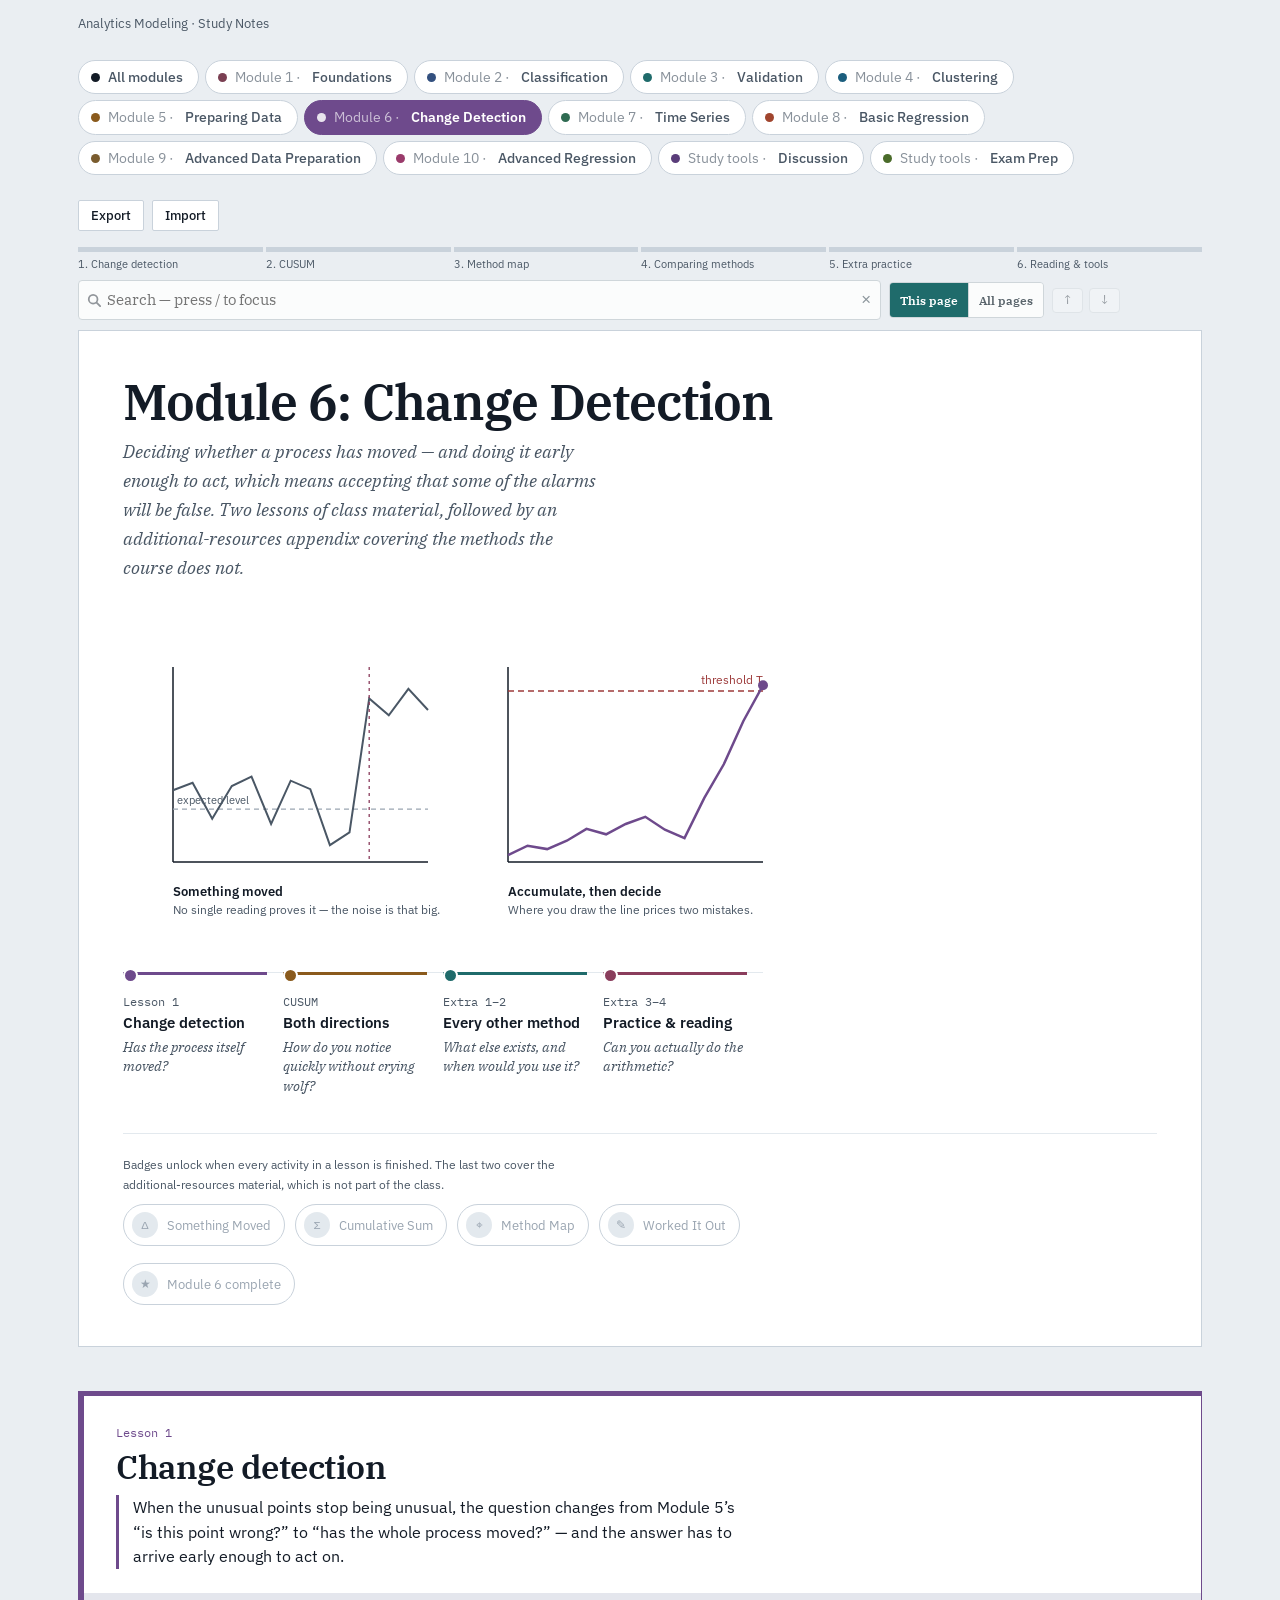
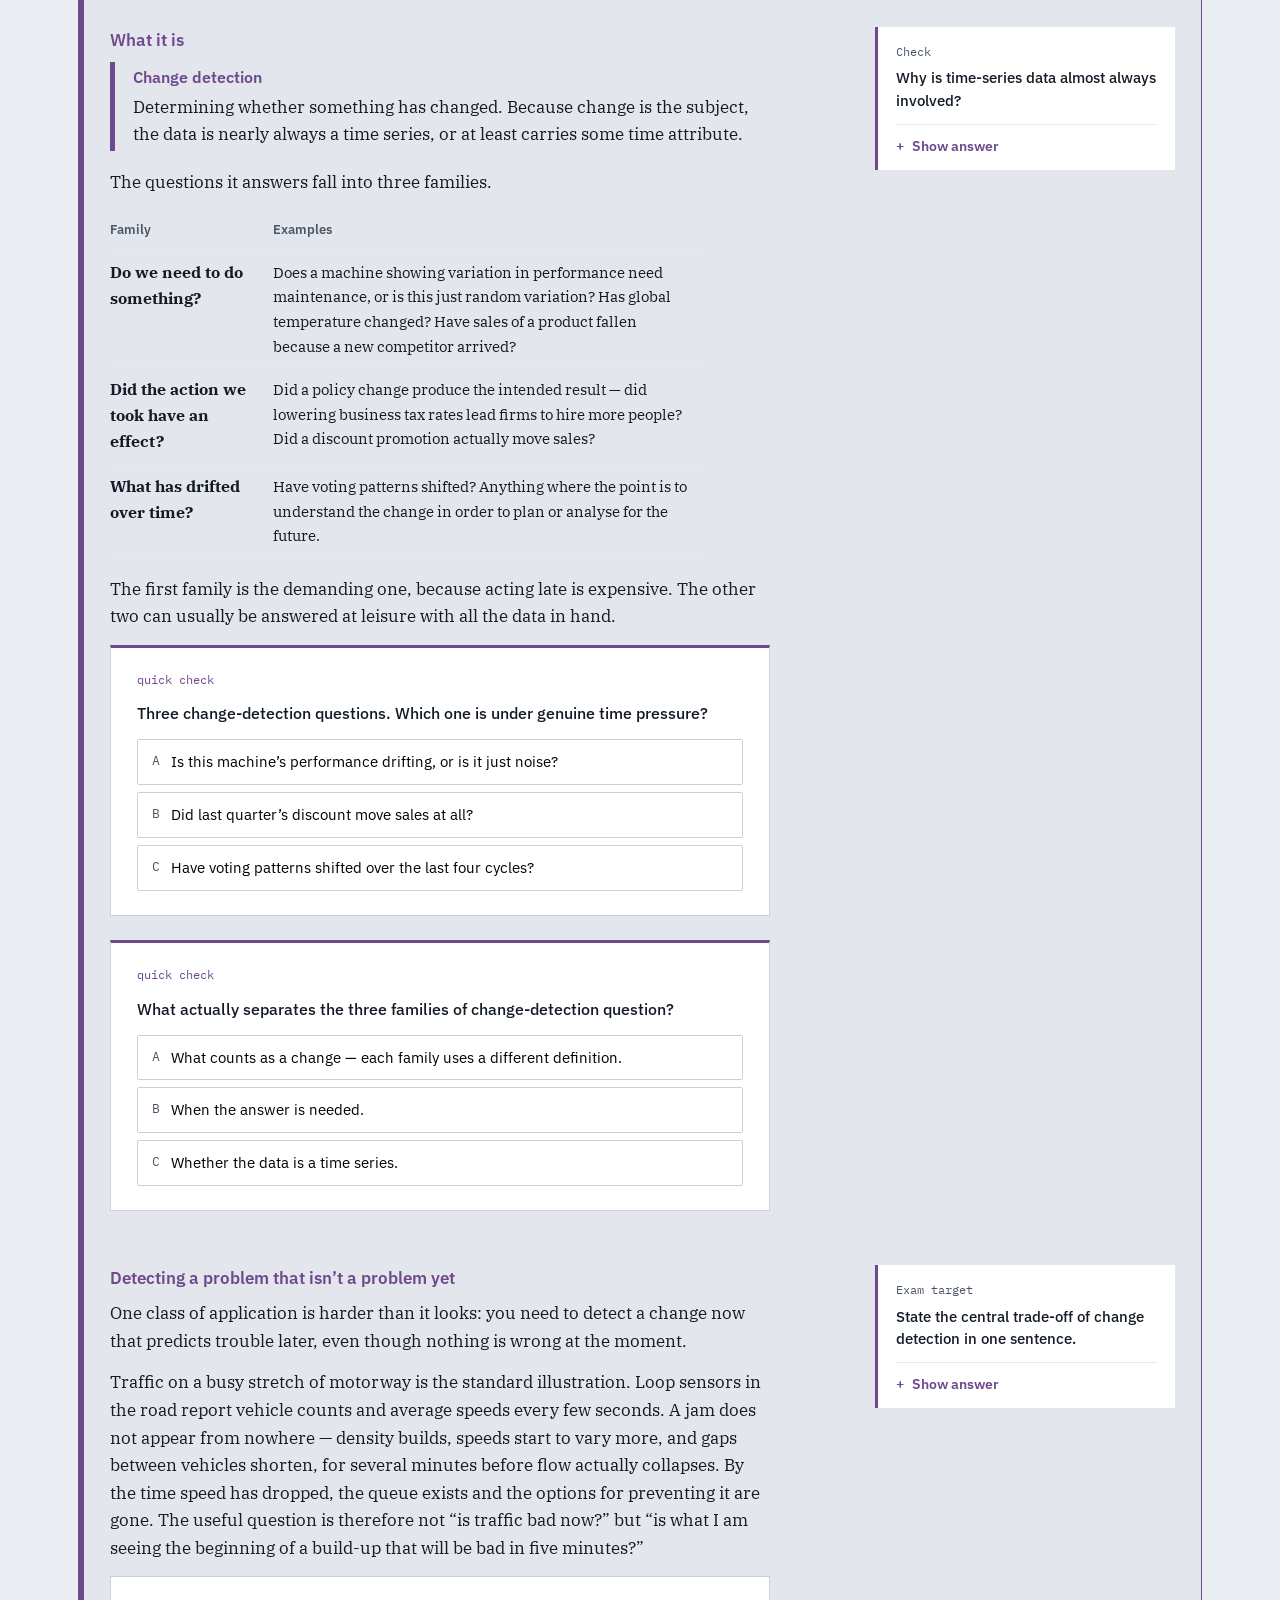
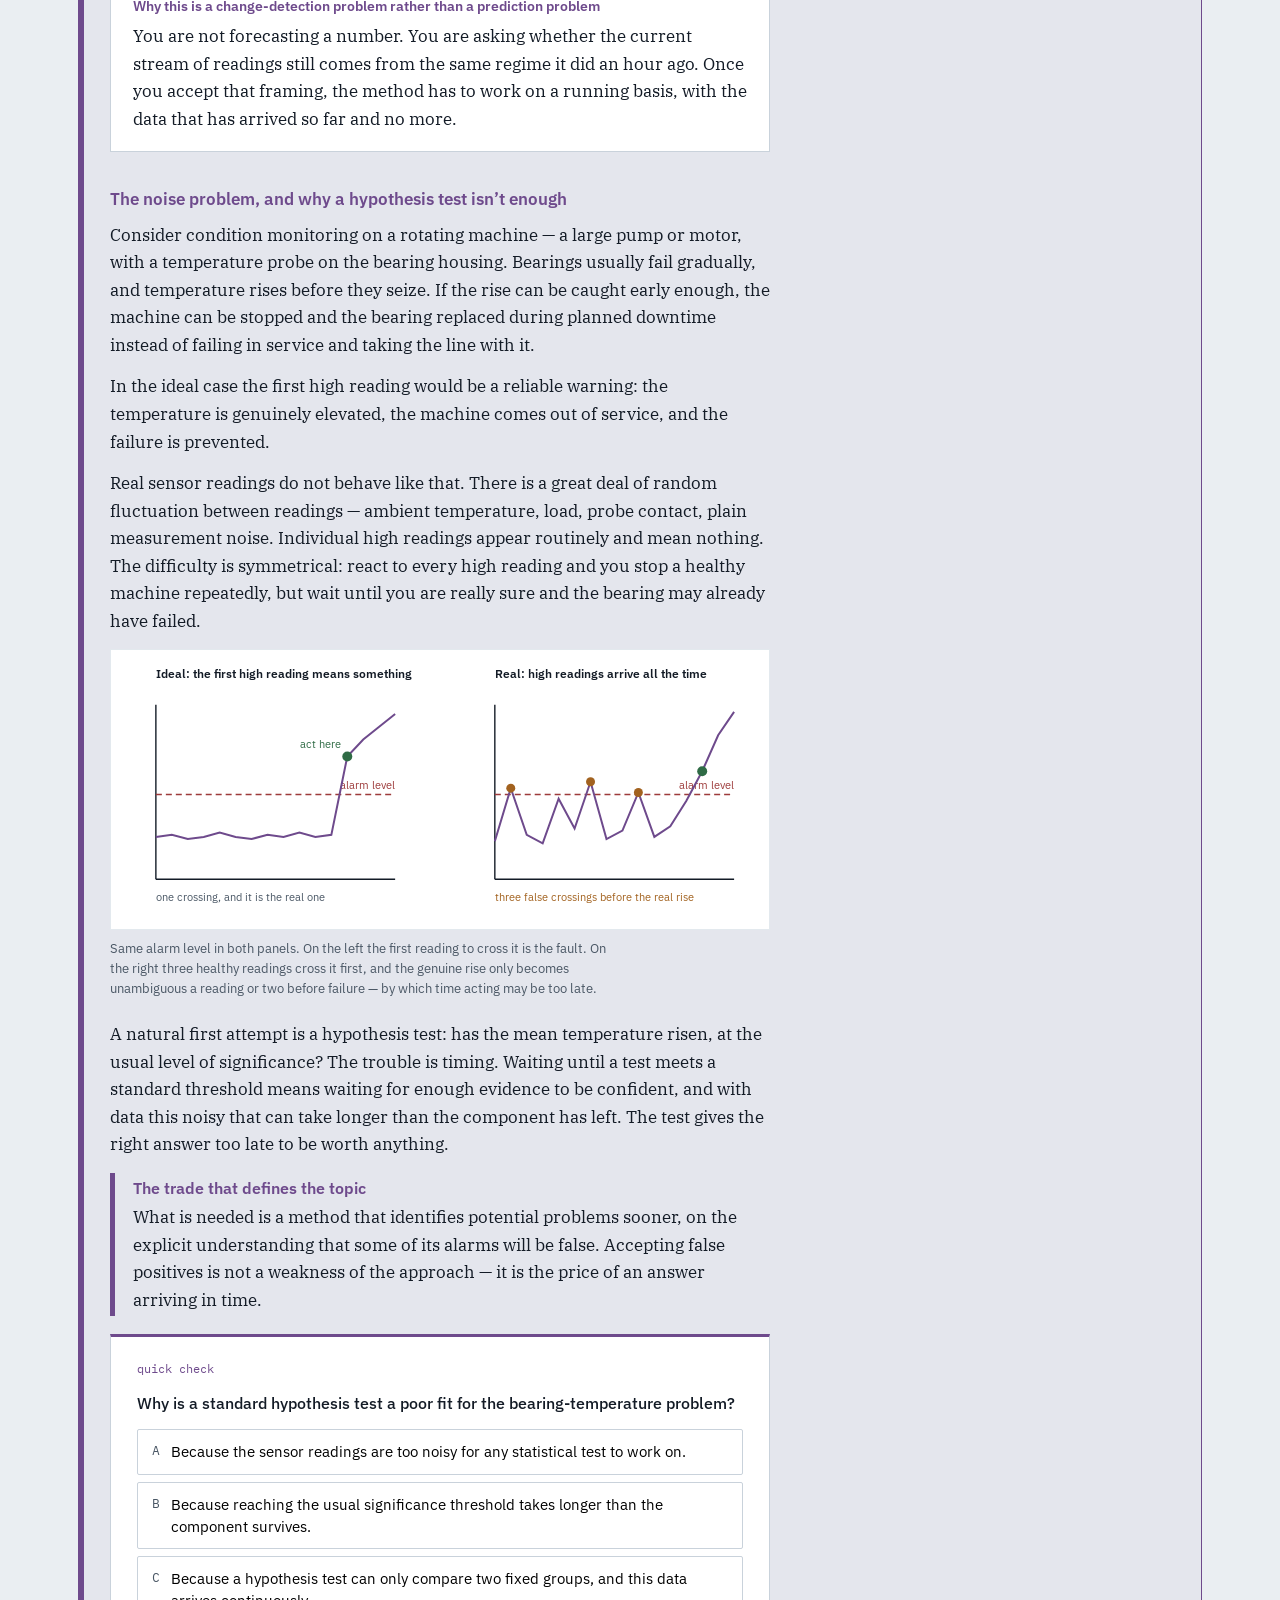
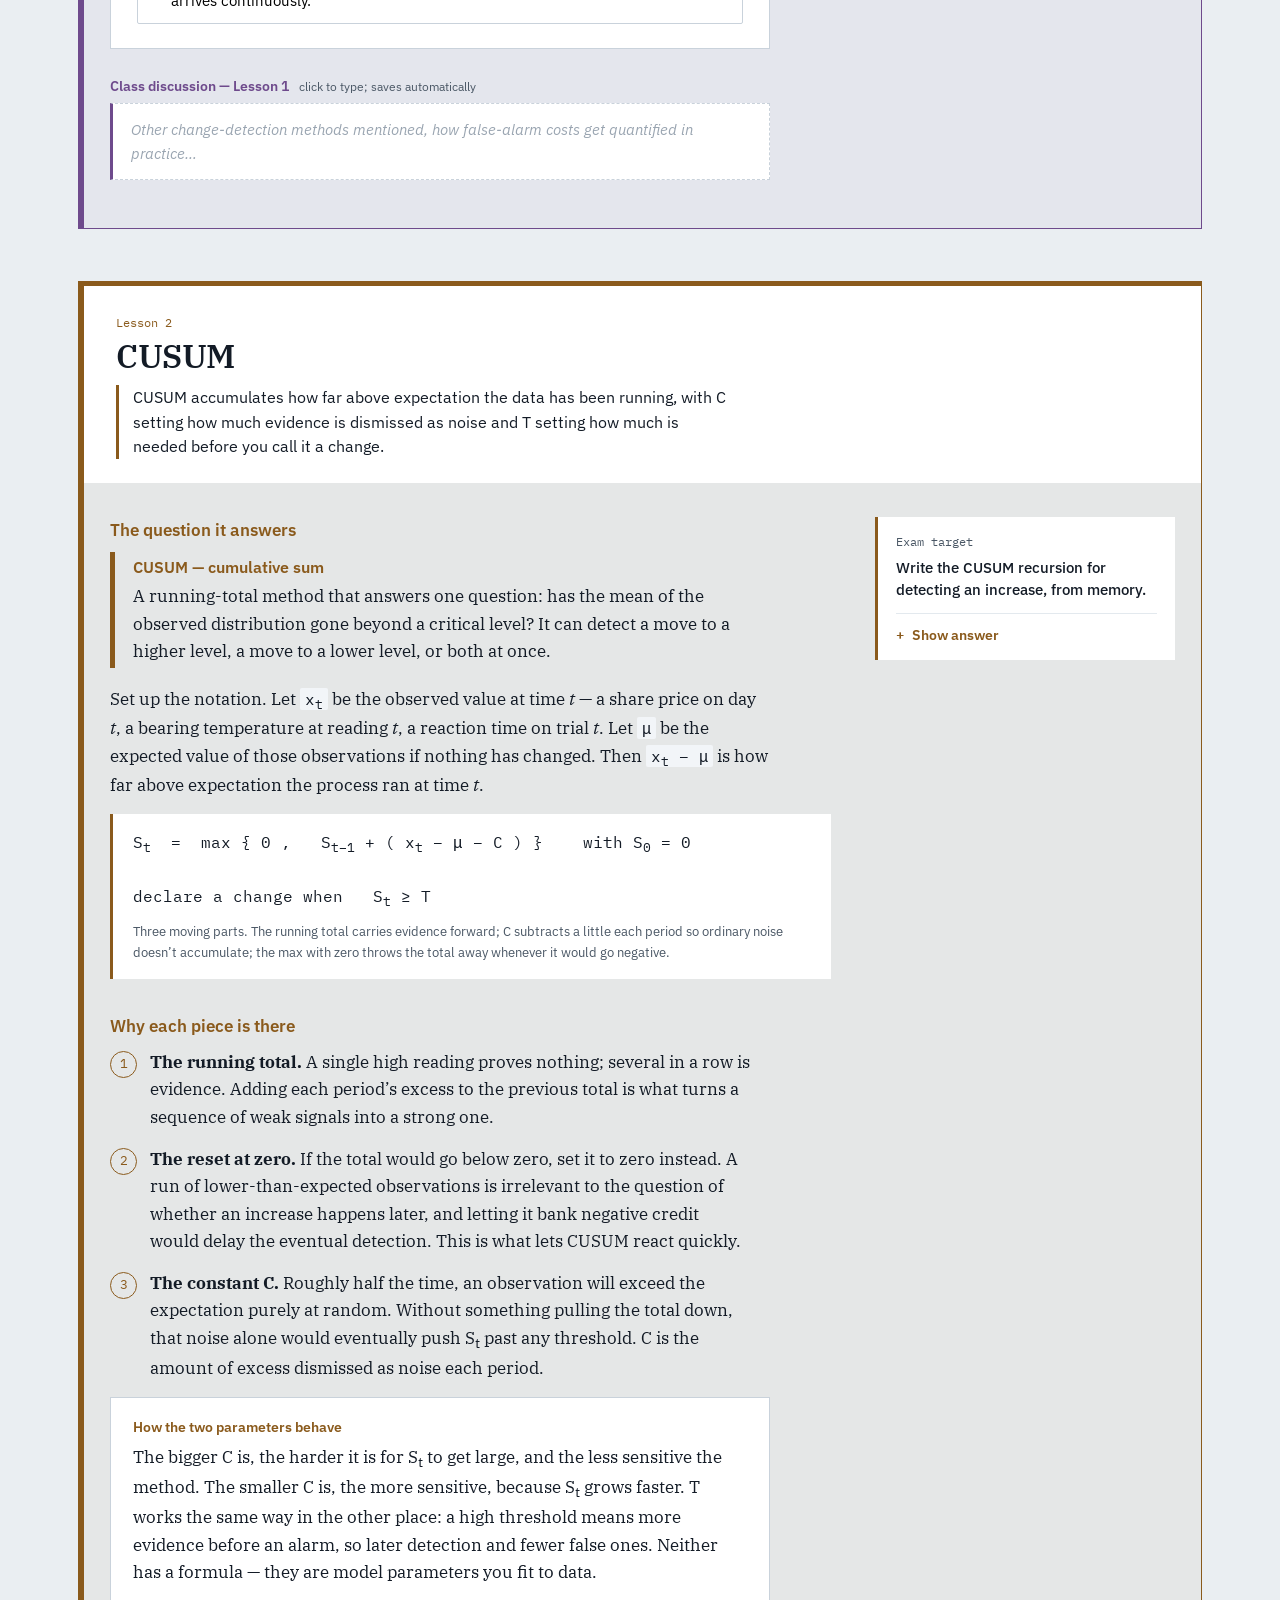
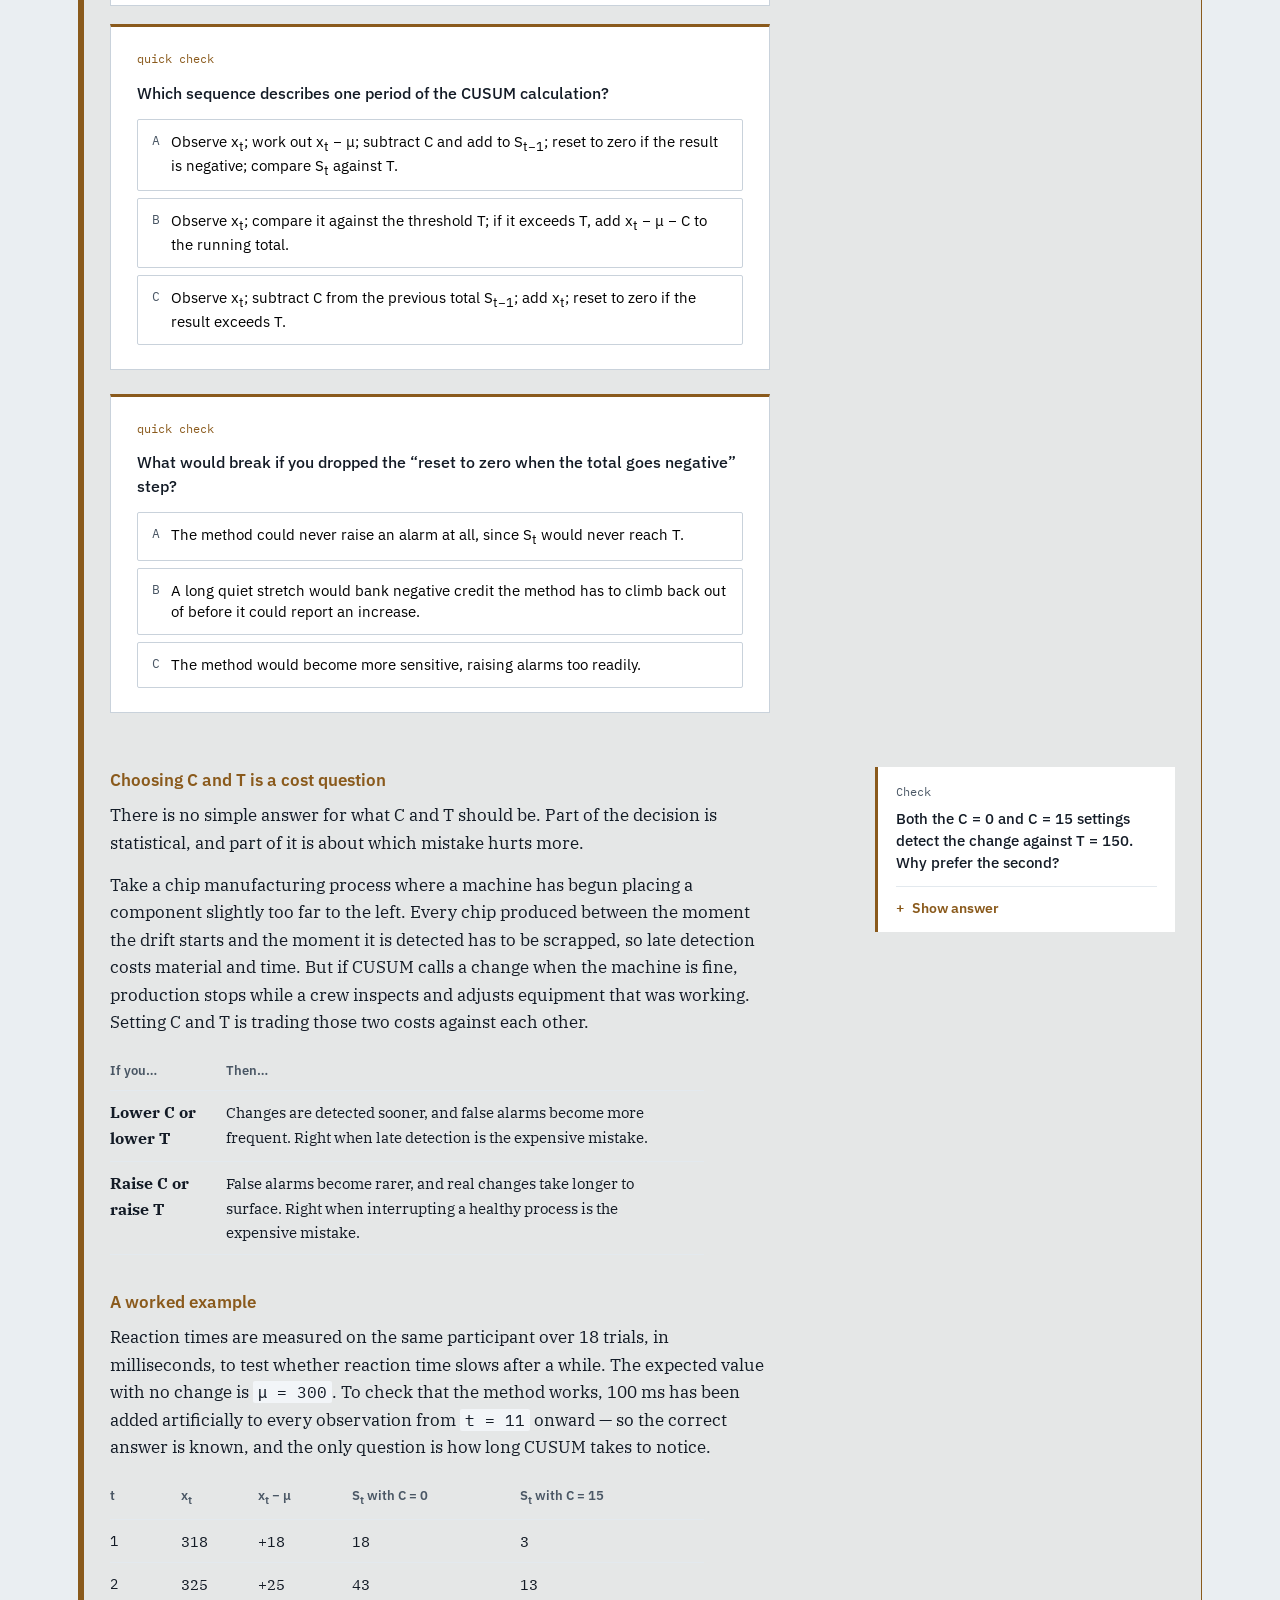
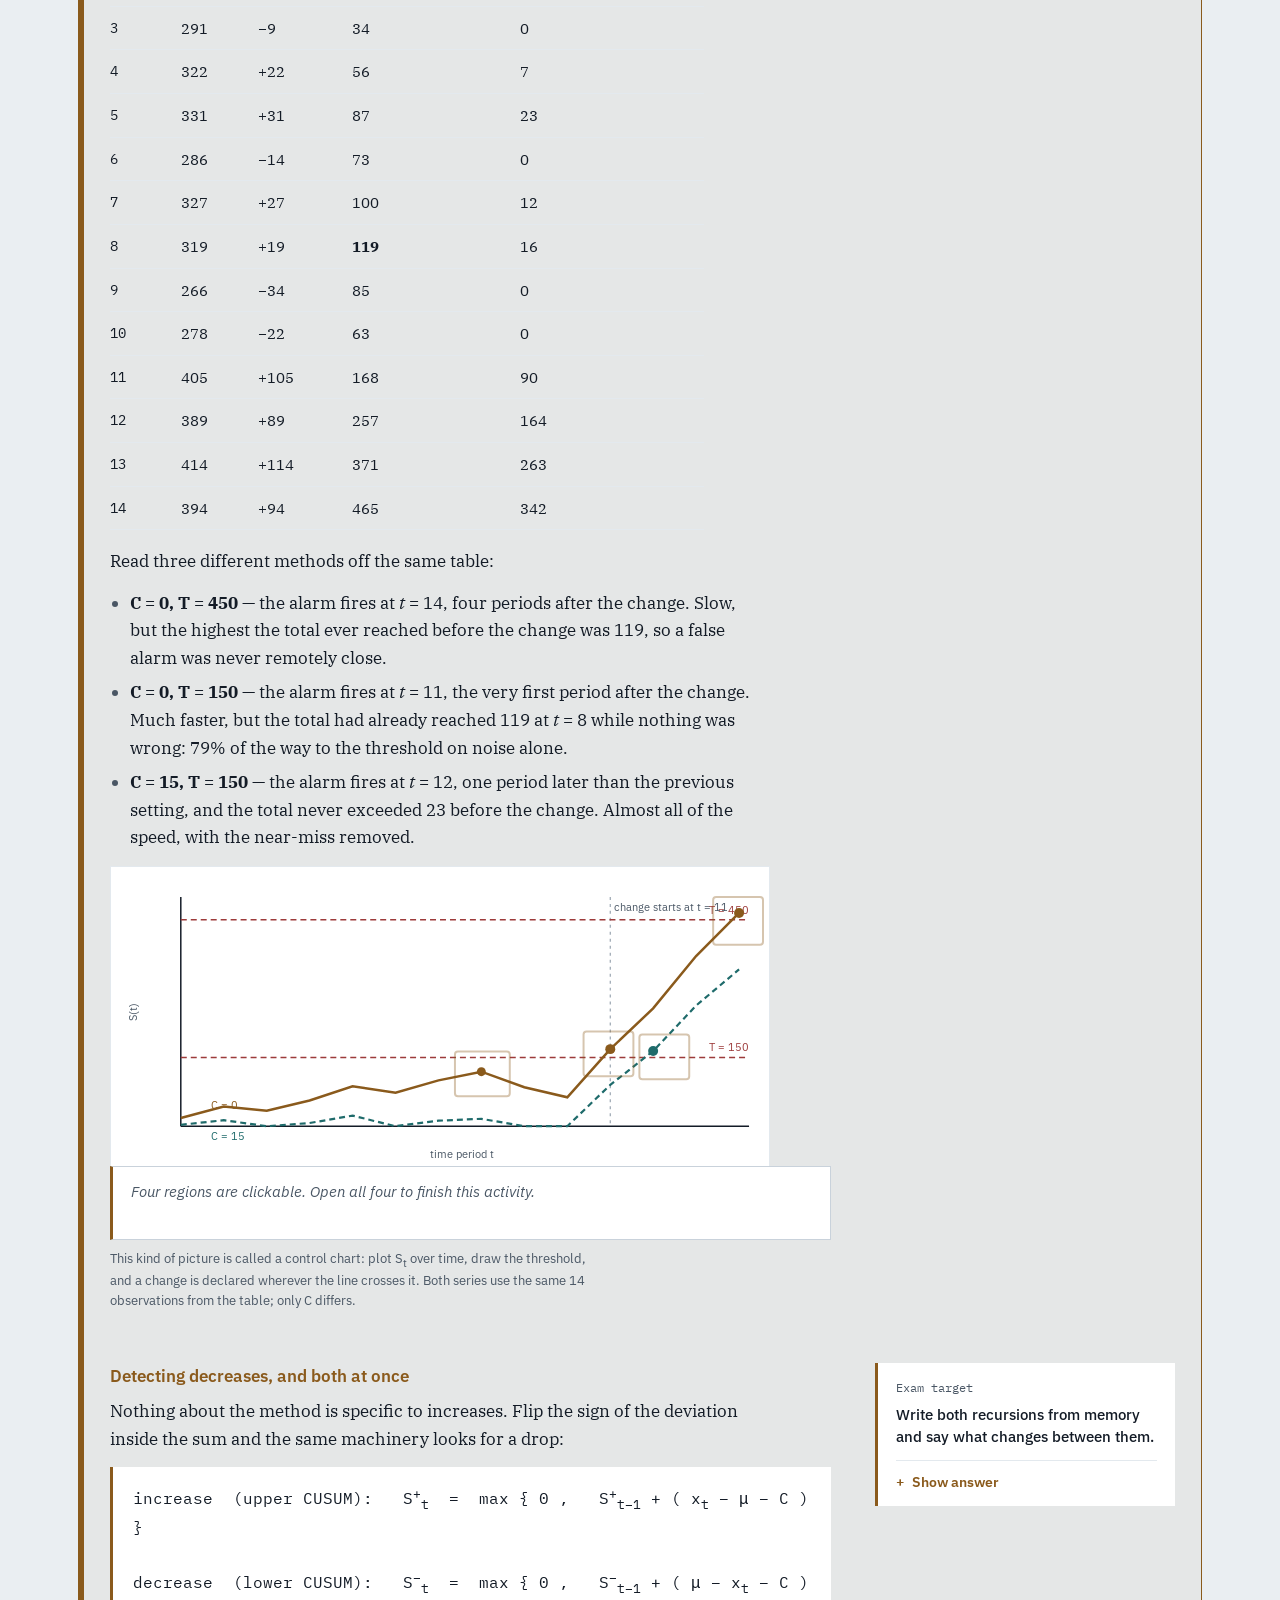
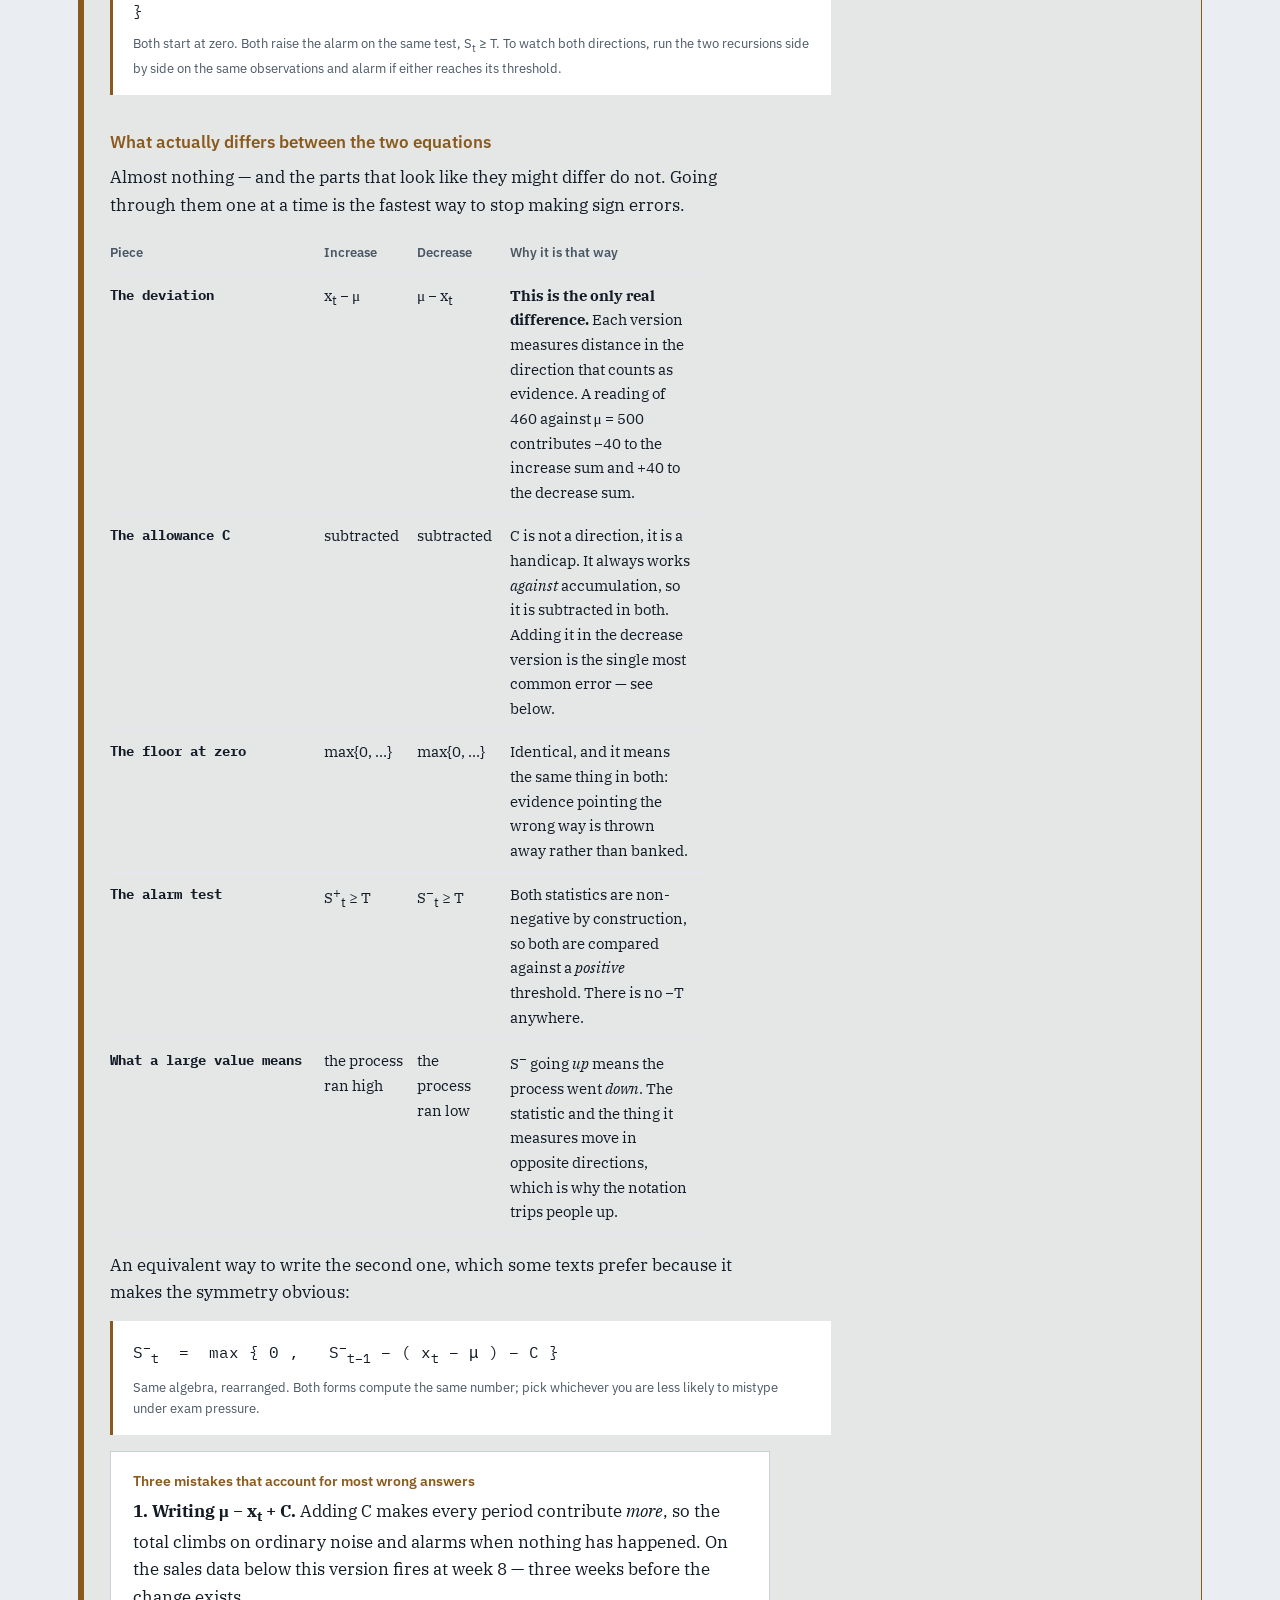
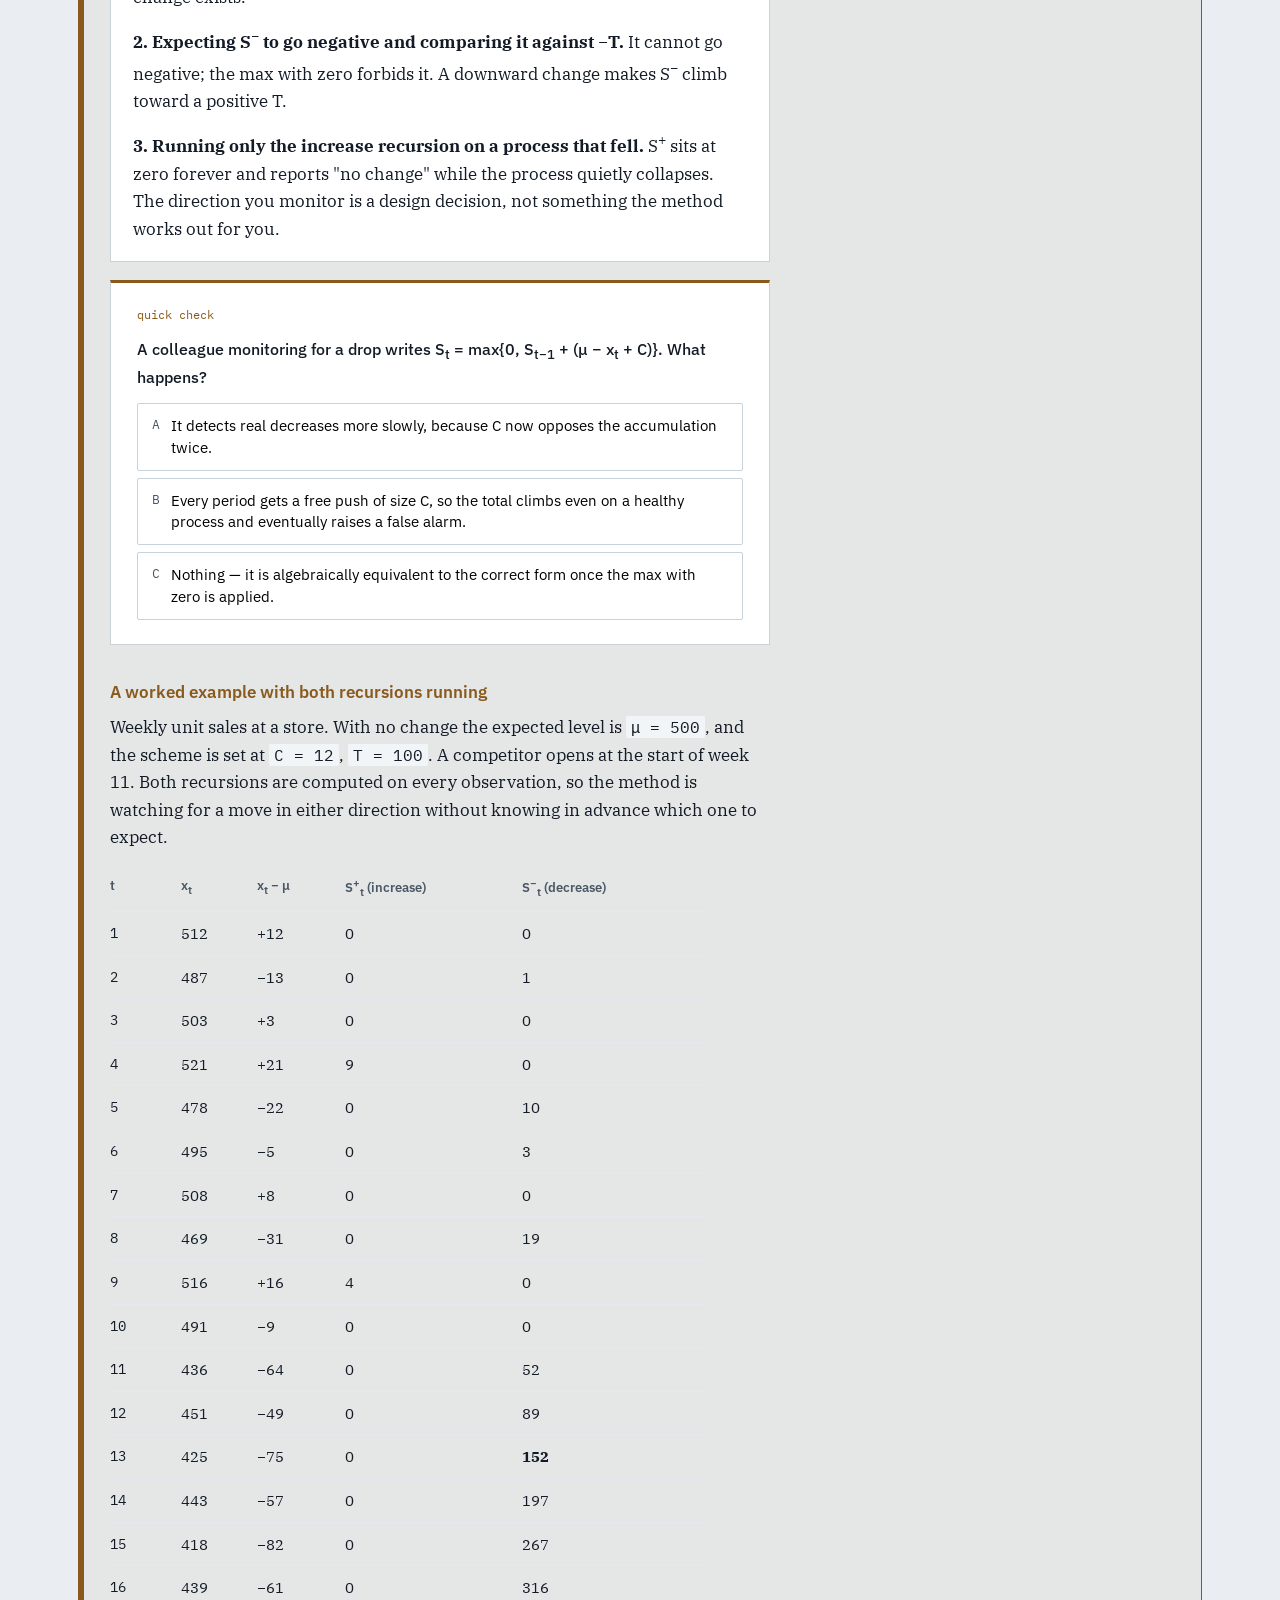
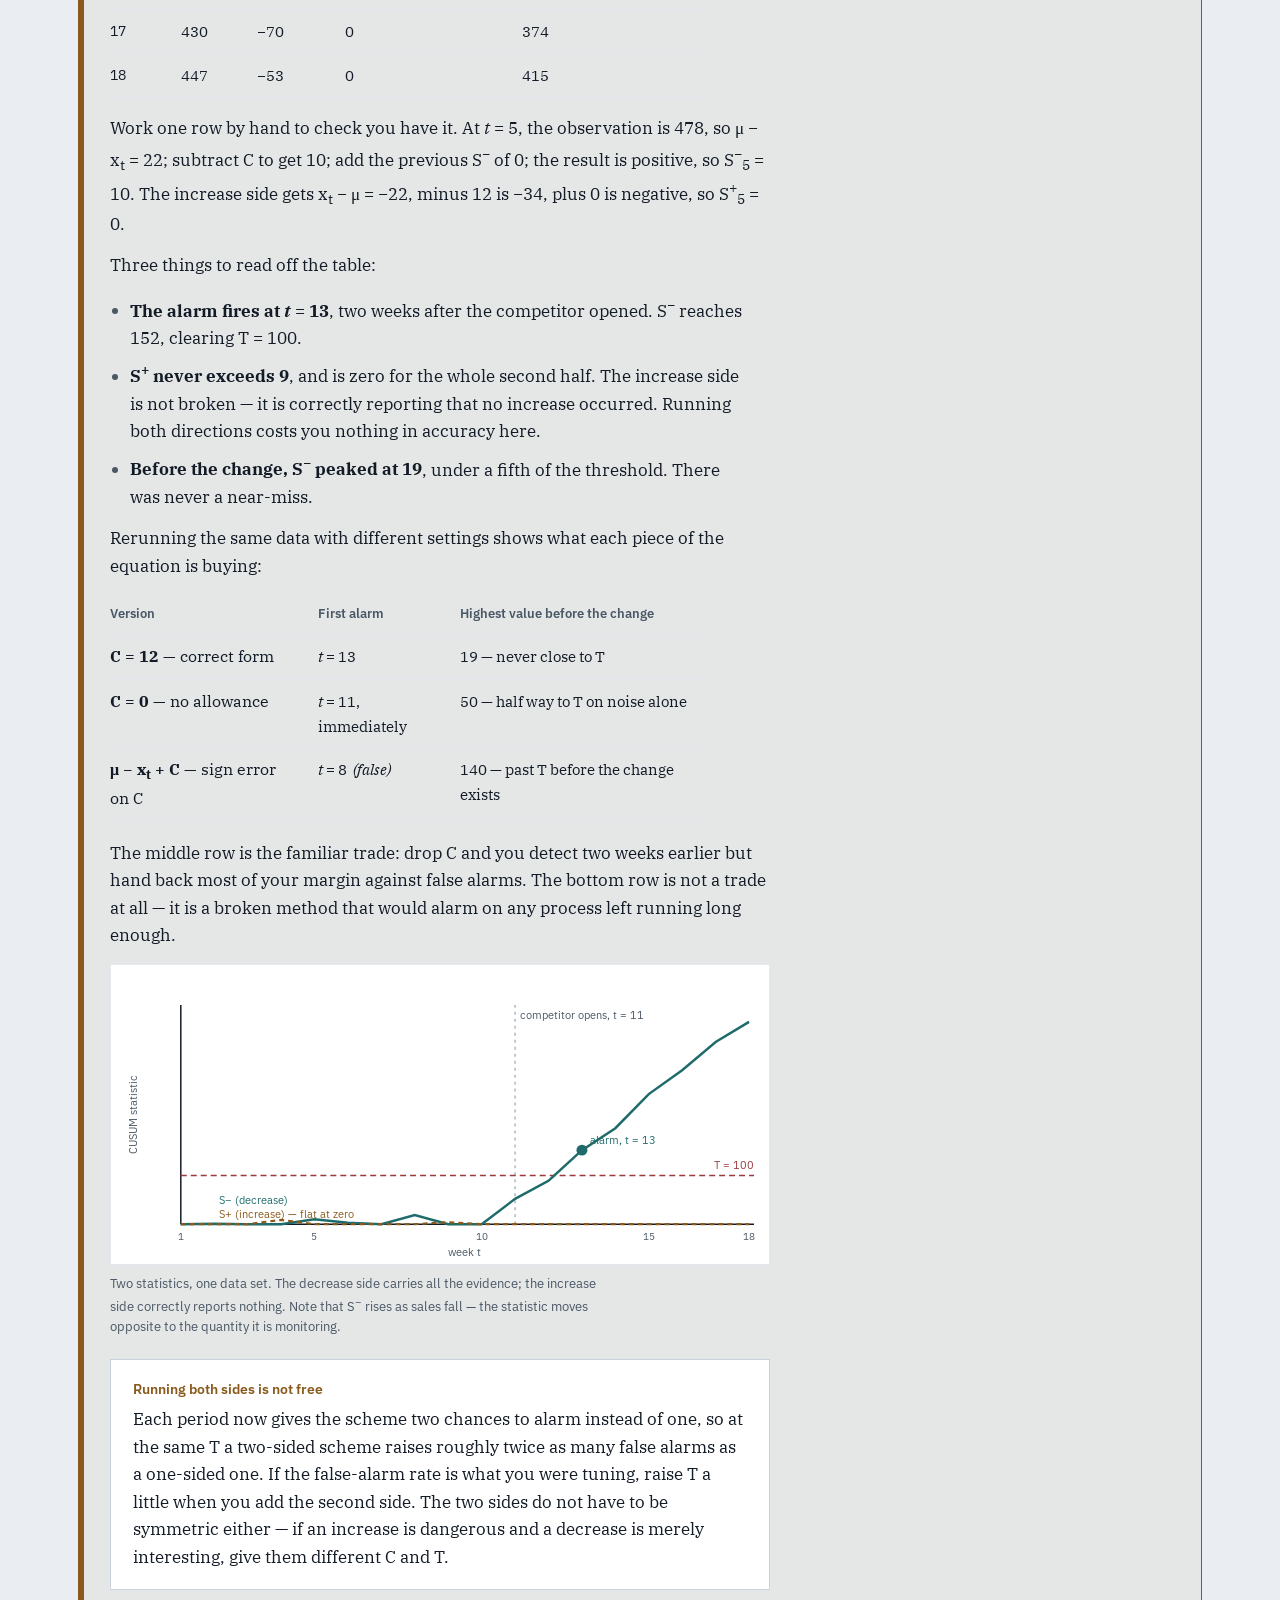
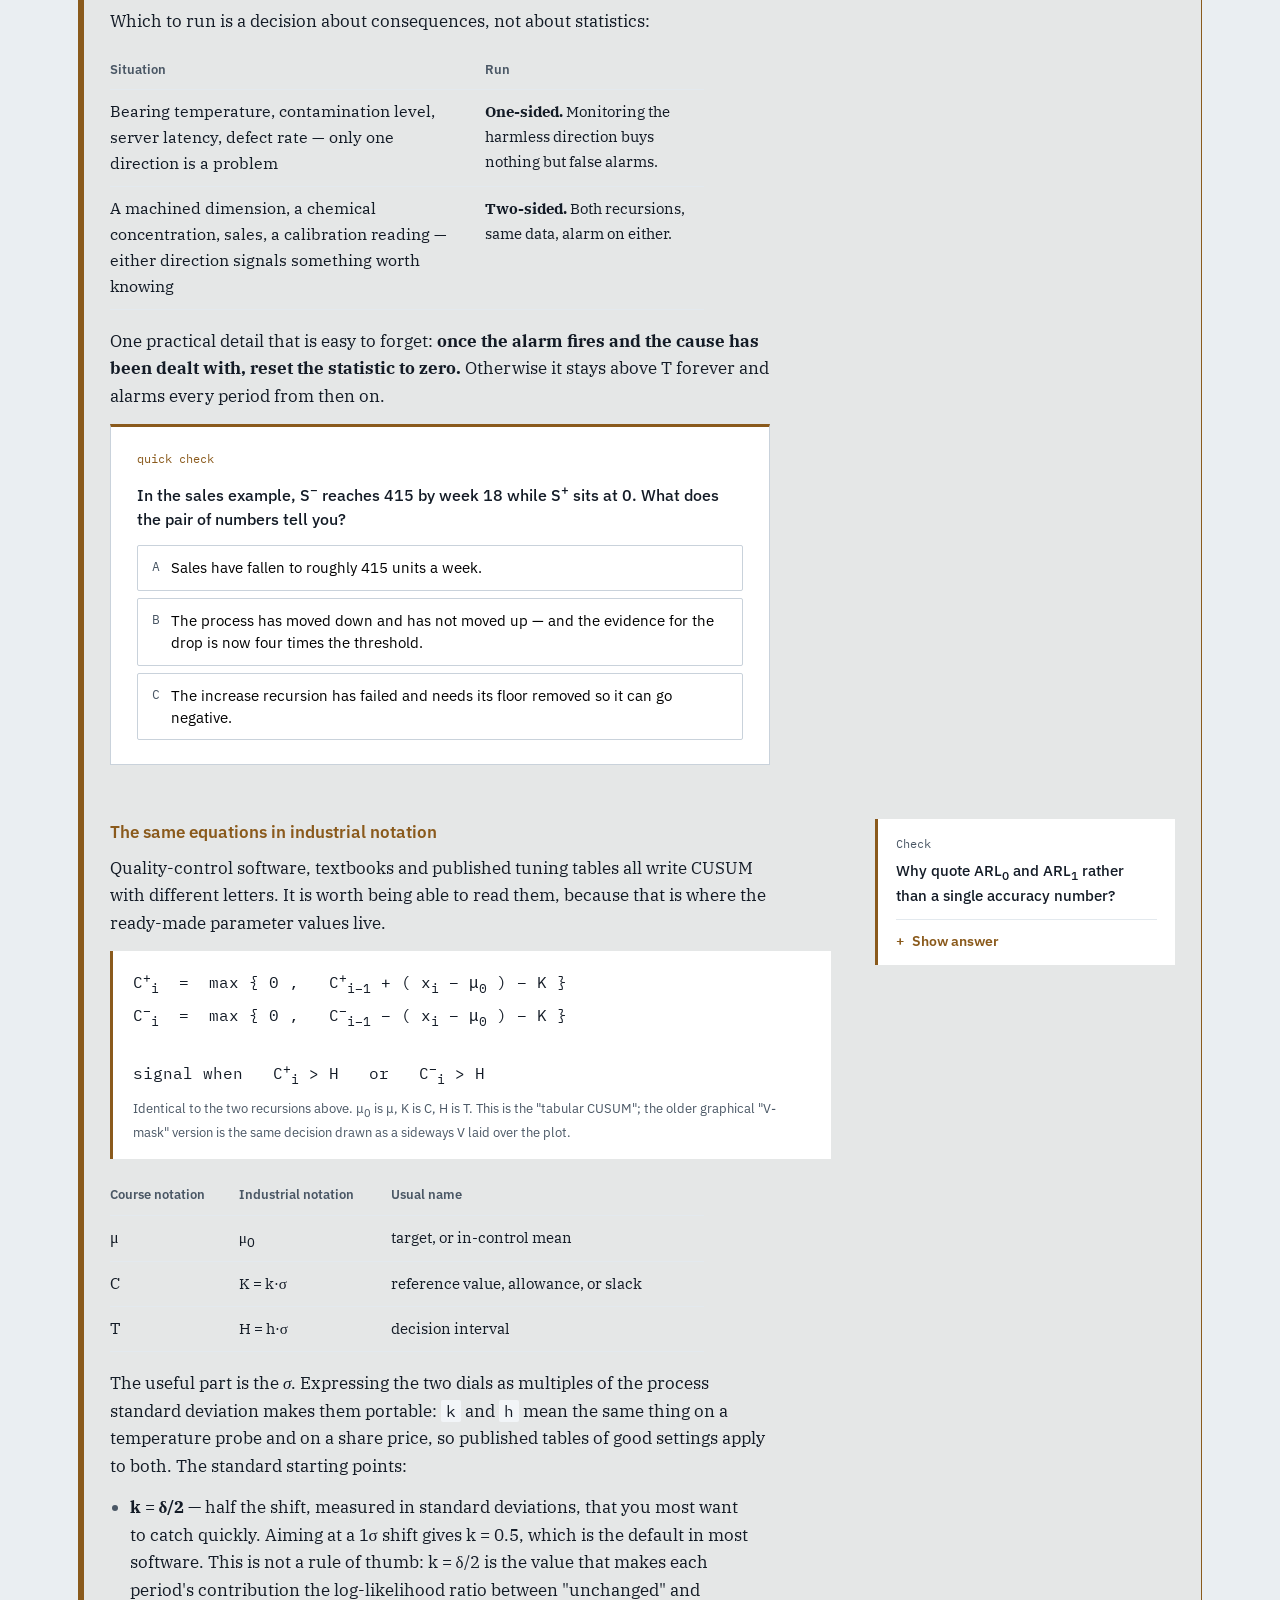
<file: module-6-change-detection.html>
<!DOCTYPE html>
<html lang="en">
<head>
<meta charset="utf-8">
<meta name="viewport" content="width=device-width, initial-scale=1">
<meta name="robots" content="noindex">
<title>Module 6: Change Detection — Study Notes</title>
<link rel="preconnect" href="https://fonts.googleapis.com">
<link rel="preconnect" href="https://fonts.gstatic.com" crossorigin>
<link href="https://fonts.googleapis.com/css2?family=IBM+Plex+Mono:wght@400;500&family=IBM+Plex+Sans:wght@400;500;600&family=IBM+Plex+Serif:ital,wght@0,400;0,600;1,400&display=swap" rel="stylesheet">
<link rel="stylesheet" href="study.css">
</head>
<body data-page="m6">
<div class="wrap">

<div class="topbar">
  <div class="topline">
    <a class="brand" href="index.html">Analytics Modeling &middot; Study Notes</a>
    <nav class="tabs" aria-label="Modules"></nav>
    <div class="toolbar">
      <button class="btn" id="exportBtn">Export</button>
      <button class="btn" id="importBtn">Import</button>
    </div>
  </div>
  <nav class="rail" id="rail" aria-label="Lessons in this module"></nav>
</div>

<header class="hero">
  <h1>Module 6: Change Detection</h1>
  <p class="sub">Deciding whether a process has moved — and doing it early enough to act, which means accepting that some of the alarms will be false. Two lessons of class material, followed by an additional-resources appendix covering the methods the course does not.</p>

  <svg class="plot" viewBox="0 0 660 330" role="img" aria-label="Two panels. Left: fourteen raw observations scattering around an expected level, then jumping clear above that level from the eleventh. Right: the cumulative sum of those observations, flat for ten periods and then climbing through a threshold line at the fourteenth.">
    <!-- panel A: the raw data -->
    <line x1="50" y1="250" x2="305" y2="250" stroke="#131b26" stroke-width="1.5"/>
    <line x1="50" y1="250" x2="50" y2="55" stroke="#131b26" stroke-width="1.5"/>
    <line x1="50" y1="197.2" x2="305" y2="197.2" stroke="#9aa5b1" stroke-width="1.3" stroke-dasharray="5 4"/>
    <text x="54" y="192" font-family="IBM Plex Sans,sans-serif" font-size="11" fill="#4a5765">expected level</text>
    <polyline points="50.0,178.2 69.6,170.8 89.2,206.7 108.8,174.0 128.5,164.5 148.1,212.0 167.7,168.7 187.3,177.2 206.9,233.1 226.5,220.4 246.2,86.4 265.8,103.3 285.4,76.9 305.0,98.0"
      fill="none" stroke="#4a5765" stroke-width="2"/>
    <line x1="246.2" y1="55" x2="246.2" y2="250" stroke="#8a3d5c" stroke-width="1.3" stroke-dasharray="3 4"/>
    <text x="50" y="284" font-family="IBM Plex Sans,sans-serif" font-size="12.5" font-weight="600" fill="#131b26">Something moved</text>
    <text x="50" y="302" font-family="IBM Plex Sans,sans-serif" font-size="11.5" fill="#4a5765">No single reading proves it — the noise is that big.</text>

    <!-- panel B: the running total -->
    <line x1="385" y1="250" x2="640" y2="250" stroke="#131b26" stroke-width="1.5"/>
    <line x1="385" y1="250" x2="385" y2="55" stroke="#131b26" stroke-width="1.5"/>
    <line x1="385" y1="79" x2="640" y2="79" stroke="#9d3b3b" stroke-width="1.6" stroke-dasharray="6 4"/>
    <text x="640" y="72" text-anchor="end" font-family="IBM Plex Sans,sans-serif" font-size="11.5" fill="#9d3b3b">threshold T</text>
    <polyline points="385.0,243.2 404.6,233.7 424.2,237.1 443.8,228.7 463.5,216.9 483.1,222.3 502.7,212.0 522.3,204.8 541.9,217.7 561.5,226.1 581.2,186.2 600.8,152.3 620.4,109.0 640.0,73.3"
      fill="none" stroke="#6e4a8c" stroke-width="2.5"/>
    <circle cx="640" cy="73.3" r="5" fill="#6e4a8c"/>
    <text x="385" y="284" font-family="IBM Plex Sans,sans-serif" font-size="12.5" font-weight="600" fill="#131b26">Accumulate, then decide</text>
    <text x="385" y="302" font-family="IBM Plex Sans,sans-serif" font-size="11.5" fill="#4a5765">Where you draw the line prices two mistakes.</text>
  </svg>

  <ul class="track">
    <li style="--dot:#6e4a8c"><a href="#l1"><span class="tnum">Lesson 1</span><span class="tname">Change detection</span><span class="tq">Has the process itself moved?</span></a></li>
    <li style="--dot:#8a5a1c"><a href="#l2"><span class="tnum">CUSUM</span><span class="tname">Both directions</span><span class="tq">How do you notice quickly without crying wolf?</span></a></li>
    <li style="--dot:#1f6b6b"><a href="#extra"><span class="tnum">Extra 1–2</span><span class="tname">Every other method</span><span class="tq">What else exists, and when would you use it?</span></a></li>
    <li style="--dot:#8a3d5c"><a href="#x3"><span class="tnum">Extra 3–4</span><span class="tname">Practice &amp; reading</span><span class="tq">Can you actually do the arithmetic?</span></a></li>
  </ul>

  <div class="badge-strip">
    <p class="cap">Badges unlock when every activity in a lesson is finished. The last two cover the additional-resources material, which is not part of the class.</p>
    <ul class="badges">
      <li class="badge" data-for="l1" style="--b:#6e4a8c"><span class="gem">Δ</span><span class="nm">Something Moved</span></li>
      <li class="badge" data-for="l2" style="--b:#8a5a1c"><span class="gem">Σ</span><span class="nm">Cumulative Sum</span></li>
      <li class="badge" data-for="x1" style="--b:#1f6b6b"><span class="gem">⌖</span><span class="nm">Method Map</span></li>
      <li class="badge" data-for="x3" style="--b:#8a3d5c"><span class="gem">✎</span><span class="nm">Worked It Out</span></li>
      <li class="badge" data-for="*"  style="--b:#131b26"><span class="gem">★</span><span class="nm">Module 6 complete</span></li>
    </ul>
  </div>
</header>

<!-- ==================== LESSON 1 ==================== -->
<section class="lesson" id="l1" data-short="Change detection" style="--accent:#6e4a8c">
  <div class="lesson-head">
    <span class="ln">Lesson 1</span>
    <h2>Change detection</h2>
    <p class="keyline">When the unusual points stop being unusual, the question changes from Module 5’s “is this point wrong?” to “has the whole process moved?” — and the answer has to arrive early enough to act on.</p>
  </div>

  <div class="row">
    <div class="main">
      <h3>What it is</h3>
      <div class="defn">
        <span class="term">Change detection</span>
        <p>Determining whether something has changed. Because change is the subject, the data is nearly always a time series, or at least carries some time attribute.</p>
      </div>
      <p>The questions it answers fall into three families.</p>
      <table class="plain">
        <tr><th>Family</th><th>Examples</th></tr>
        <tr><td><strong>Do we need to do something?</strong></td><td>Does a machine showing variation in performance need maintenance, or is this just random variation? Has global temperature changed? Have sales of a product fallen because a new competitor arrived?</td></tr>
        <tr><td><strong>Did the action we took have an effect?</strong></td><td>Did a policy change produce the intended result — did lowering business tax rates lead firms to hire more people? Did a discount promotion actually move sales?</td></tr>
        <tr><td><strong>What has drifted over time?</strong></td><td>Have voting patterns shifted? Anything where the point is to understand the change in order to plan or analyse for the future.</td></tr>
      </table>
      <p>The first family is the demanding one, because acting late is expensive. The other two can usually be answered at leisure with all the data in hand.</p>

      <div class="ix" data-quiz="m6l1-q2">
        <div class="ix-head"><span class="ix-kind">quick check</span><span class="ix-done">answered</span></div>
        <p class="prompt">Three change-detection questions. Which one is under genuine time pressure?</p>
        <div class="opts">
          <button class="opt" data-right data-fb="Do we need to do something? The answer triggers maintenance or it doesn’t, and every period spent deciding is a period the machine keeps running as it is.">Is this machine’s performance drifting, or is it just noise?</button>
          <button class="opt" data-fb="Did our action have an effect? The action is already taken and the data already collected, so the analysis can be done carefully and after the fact.">Did last quarter’s discount move sales at all?</button>
          <button class="opt" data-fb="What has drifted? Nobody is waiting on the answer to press a button — it feeds planning and future analysis rather than an immediate decision.">Have voting patterns shifted over the last four cycles?</button>
        </div>
        <p class="fb"></p>
      </div>

      <div class="ix" data-quiz="m6l1-q3">
        <div class="ix-head"><span class="ix-kind">quick check</span><span class="ix-done">answered</span></div>
        <p class="prompt">What actually separates the three families of change-detection question?</p>
        <div class="opts">
          <button class="opt" data-fb="The definition is the same throughout: a difference between before and after. Splitting them by definition would not give you three usable groups.">What counts as a change — each family uses a different definition.</button>
          <button class="opt" data-right data-fb="Only the first family is under time pressure, and that constraint is exactly what shapes the method in Lesson 2. The other two can be answered at leisure with all the data in hand.">When the answer is needed.</button>
          <button class="opt" data-fb="All three rest on time-series data. Without a time attribute there is no before and after to compare, only a distribution of values.">Whether the data is a time series.</button>
        </div>
        <p class="fb"></p>
      </div>
    </div>
    <aside class="check">
      <span class="n">Check</span>
      <p class="q">Why is time-series data almost always involved?</p>
      <details><summary>Show answer</summary>
        <p class="a">Because a change is a difference between before and after. Without a time attribute there is no before and after to compare, only a distribution of values.</p>
      </details>
    </aside>
  </div>

  <div class="row">
    <div class="main">
      <h3>Detecting a problem that isn’t a problem yet</h3>
      <p>One class of application is harder than it looks: you need to detect a change now that predicts trouble later, even though nothing is wrong at the moment.</p>
      <p>Traffic on a busy stretch of motorway is the standard illustration. Loop sensors in the road report vehicle counts and average speeds every few seconds. A jam does not appear from nowhere — density builds, speeds start to vary more, and gaps between vehicles shorten, for several minutes before flow actually collapses. By the time speed has dropped, the queue exists and the options for preventing it are gone. The useful question is therefore not “is traffic bad now?” but “is what I am seeing the beginning of a build-up that will be bad in five minutes?”</p>
      <div class="callout">
        <p class="tag">Why this is a change-detection problem rather than a prediction problem</p>
        <p>You are not forecasting a number. You are asking whether the current stream of readings still comes from the same regime it did an hour ago. Once you accept that framing, the method has to work on a running basis, with the data that has arrived so far and no more.</p>
      </div>

      <h3>The noise problem, and why a hypothesis test isn’t enough</h3>
      <p>Consider condition monitoring on a rotating machine — a large pump or motor, with a temperature probe on the bearing housing. Bearings usually fail gradually, and temperature rises before they seize. If the rise can be caught early enough, the machine can be stopped and the bearing replaced during planned downtime instead of failing in service and taking the line with it.</p>
      <p>In the ideal case the first high reading would be a reliable warning: the temperature is genuinely elevated, the machine comes out of service, and the failure is prevented.</p>
      <p>Real sensor readings do not behave like that. There is a great deal of random fluctuation between readings — ambient temperature, load, probe contact, plain measurement noise. Individual high readings appear routinely and mean nothing. The difficulty is symmetrical: react to every high reading and you stop a healthy machine repeatedly, but wait until you are really sure and the bearing may already have failed.</p>

      <figure>
        <svg class="fig" viewBox="0 0 660 280" role="img" aria-label="Two panels of bearing temperature over sixteen readings with an alarm line at 60 degrees. Left, the ideal case: readings sit near 40 then rise cleanly above the line from reading 13 onwards. Right, the real case: three isolated readings cross the line before any fault, and the genuine rise starts at reading 14.">
          <!-- ideal panel -->
          <text x="45" y="28" font-family="IBM Plex Sans,sans-serif" font-size="12.5" font-weight="600" fill="#131b26">Ideal: the first high reading means something</text>
          <line x1="45" y1="230" x2="285" y2="230" stroke="#131b26" stroke-width="1.4"/>
          <line x1="45" y1="230" x2="45" y2="55" stroke="#131b26" stroke-width="1.4"/>
          <line x1="45" y1="145" x2="285" y2="145" stroke="#9d3b3b" stroke-width="1.5" stroke-dasharray="6 4"/>
          <text x="285" y="139" text-anchor="end" font-family="IBM Plex Sans,sans-serif" font-size="11" fill="#9d3b3b">alarm level</text>
          <polyline points="45.0,187.5 61.0,185.4 77.0,189.6 93.0,187.5 109.0,183.2 125.0,187.5 141.0,189.6 157.0,185.4 173.0,187.5 189.0,183.2 205.0,187.5 221.0,185.4 237.0,106.8 253.0,89.8 269.0,77.0 285.0,64.2"
            fill="none" stroke="#6e4a8c" stroke-width="2"/>
          <circle cx="237" cy="106.8" r="5" fill="#2f6b45"/>
          <text x="231" y="98" text-anchor="end" font-family="IBM Plex Sans,sans-serif" font-size="11" fill="#2f6b45">act here</text>
          <text x="45" y="252" font-family="IBM Plex Sans,sans-serif" font-size="11" fill="#4a5765">one crossing, and it is the real one</text>

          <!-- real panel -->
          <text x="385" y="28" font-family="IBM Plex Sans,sans-serif" font-size="12.5" font-weight="600" fill="#131b26">Real: high readings arrive all the time</text>
          <line x1="385" y1="230" x2="625" y2="230" stroke="#131b26" stroke-width="1.4"/>
          <line x1="385" y1="230" x2="385" y2="55" stroke="#131b26" stroke-width="1.4"/>
          <line x1="385" y1="145" x2="625" y2="145" stroke="#9d3b3b" stroke-width="1.5" stroke-dasharray="6 4"/>
          <text x="625" y="139" text-anchor="end" font-family="IBM Plex Sans,sans-serif" font-size="11" fill="#9d3b3b">alarm level</text>
          <polyline points="385.0,191.8 401.0,138.6 417.0,185.4 433.0,193.9 449.0,149.2 465.0,179.0 481.0,132.2 497.0,189.6 513.0,181.1 529.0,142.9 545.0,187.5 561.0,176.9 577.0,151.4 593.0,121.6 609.0,85.5 625.0,62.1"
            fill="none" stroke="#6e4a8c" stroke-width="2"/>
          <g fill="#a2621f">
            <circle cx="401" cy="138.6" r="4.5"/><circle cx="481" cy="132.2" r="4.5"/><circle cx="529" cy="142.9" r="4.5"/>
          </g>
          <circle cx="593" cy="121.6" r="5" fill="#2f6b45"/>
          <text x="385" y="252" font-family="IBM Plex Sans,sans-serif" font-size="11" fill="#a2621f">three false crossings before the real rise</text>
        </svg>
        <figcaption>Same alarm level in both panels. On the left the first reading to cross it is the fault. On the right three healthy readings cross it first, and the genuine rise only becomes unambiguous a reading or two before failure — by which time acting may be too late.</figcaption>
      </figure>

      <p>A natural first attempt is a hypothesis test: has the mean temperature risen, at the usual level of significance? The trouble is timing. Waiting until a test meets a standard threshold means waiting for enough evidence to be confident, and with data this noisy that can take longer than the component has left. The test gives the right answer too late to be worth anything.</p>
      <div class="defn">
        <span class="term">The trade that defines the topic</span>
        <p>What is needed is a method that identifies potential problems sooner, on the explicit understanding that some of its alarms will be false. Accepting false positives is not a weakness of the approach — it is the price of an answer arriving in time.</p>
      </div>

      <div class="ix" data-quiz="m6l1-q1">
        <div class="ix-head"><span class="ix-kind">quick check</span><span class="ix-done">answered</span></div>
        <p class="prompt">Why is a standard hypothesis test a poor fit for the bearing-temperature problem?</p>
        <div class="opts">
          <button class="opt" data-fb="Hypothesis tests handle noisy data perfectly well — accounting for randomness is what they are for. The problem is not that noise defeats the test, it is how much data the test needs before it will commit.">Because the sensor readings are too noisy for any statistical test to work on.</button>
          <button class="opt" data-right data-fb="Meeting a conventional significance threshold requires accumulating enough evidence to be confident, and with fluctuation this large that can take longer than the bearing has left. The verdict is correct and useless. Trading some confidence for speed is the only way out.">Because reaching the usual significance threshold takes longer than the component survives.</button>
          <button class="opt" data-fb="It applies fine — a rise in the mean is exactly the sort of hypothesis a test is built for, and the data is a legitimate sample. The obstacle is the deadline, not the statistics.">Because a hypothesis test can only compare two fixed groups, and this data arrives continuously.</button>
        </div>
        <p class="fb"></p>
      </div>

      <div class="note">
        <div class="note-head"><span class="lbl">Class discussion — Lesson 1</span><span class="hint">click to type; saves automatically</span></div>
        <div class="note-body" contenteditable="true" data-note="m6l1" data-placeholder="Other change-detection methods mentioned, how false-alarm costs get quantified in practice…"></div>
      </div>
    </div>
    <aside class="check">
      <span class="n">Exam target</span>
      <p class="q">State the central trade-off of change detection in one sentence.</p>
      <details><summary>Show answer</summary>
        <p class="a">Detecting a change sooner means accepting more false alarms, and demanding fewer false alarms means detecting real changes later — so the settings you choose depend on which of the two mistakes costs more.</p>
      </details>
    </aside>
  </div>
</section>

<!-- ==================== LESSON 2 ==================== -->
<section class="lesson" id="l2" data-short="CUSUM" style="--accent:#8a5a1c">
  <div class="lesson-head">
    <span class="ln">Lesson 2</span>
    <h2>CUSUM</h2>
    <p class="keyline">CUSUM accumulates how far above expectation the data has been running, with C setting how much evidence is dismissed as noise and T setting how much is needed before you call it a change.</p>
  </div>

  <div class="row">
    <div class="main">
      <h3>The question it answers</h3>
      <div class="defn">
        <span class="term">CUSUM — cumulative sum</span>
        <p>A running-total method that answers one question: has the mean of the observed distribution gone beyond a critical level? It can detect a move to a higher level, a move to a lower level, or both at once.</p>
      </div>
      <p>Set up the notation. Let <span class="m">x<sub>t</sub></span> be the observed value at time <em>t</em> — a share price on day <em>t</em>, a bearing temperature at reading <em>t</em>, a reaction time on trial <em>t</em>. Let <span class="m">μ</span> be the expected value of those observations if nothing has changed. Then <span class="m">x<sub>t</sub> − μ</span> is how far above expectation the process ran at time <em>t</em>.</p>
      <div class="formula">
        S<sub>t</sub> &nbsp;=&nbsp; max &#123; 0 , &nbsp; S<sub>t−1</sub> + ( x<sub>t</sub> − μ − C ) &#125; &nbsp;&nbsp; with S<sub>0</sub> = 0<br><br>
        declare a change when &nbsp; S<sub>t</sub> ≥ T
        <span class="cap">Three moving parts. The running total carries evidence forward; C subtracts a little each period so ordinary noise doesn’t accumulate; the max with zero throws the total away whenever it would go negative.</span>
      </div>

      <h3>Why each piece is there</h3>
      <ol class="steps">
        <li><strong>The running total.</strong> A single high reading proves nothing; several in a row is evidence. Adding each period’s excess to the previous total is what turns a sequence of weak signals into a strong one.</li>
        <li><strong>The reset at zero.</strong> If the total would go below zero, set it to zero instead. A run of lower-than-expected observations is irrelevant to the question of whether an increase happens later, and letting it bank negative credit would delay the eventual detection. This is what lets CUSUM react quickly.</li>
        <li><strong>The constant C.</strong> Roughly half the time, an observation will exceed the expectation purely at random. Without something pulling the total down, that noise alone would eventually push S<sub>t</sub> past any threshold. C is the amount of excess dismissed as noise each period.</li>
      </ol>
      <div class="callout">
        <p class="tag">How the two parameters behave</p>
        <p>The bigger C is, the harder it is for S<sub>t</sub> to get large, and the less sensitive the method. The smaller C is, the more sensitive, because S<sub>t</sub> grows faster. T works the same way in the other place: a high threshold means more evidence before an alarm, so later detection and fewer false ones. Neither has a formula — they are model parameters you fit to data.</p>
      </div>

      <div class="ix" data-quiz="m6l2-q2">
        <div class="ix-head"><span class="ix-kind">quick check</span><span class="ix-done">answered</span></div>
        <p class="prompt">Which sequence describes one period of the CUSUM calculation?</p>
        <div class="opts">
          <button class="opt" data-right data-fb="Observation, deviation, discounted accumulation, floor at zero, then the threshold test. Declare a change as soon as the total reaches T; otherwise wait for the next period.">Observe x<sub>t</sub>; work out x<sub>t</sub> − μ; subtract C and add to S<sub>t−1</sub>; reset to zero if the result is negative; compare S<sub>t</sub> against T.</button>
          <button class="opt" data-fb="This tests the single observation against the threshold, which is what CUSUM exists to avoid. The threshold applies to the accumulated total, so that small persistent deviations can add up to evidence.">Observe x<sub>t</sub>; compare it against the threshold T; if it exceeds T, add x<sub>t</sub> − μ − C to the running total.</button>
          <button class="opt" data-fb="Two things are wrong: μ has gone missing, so the total drifts with the level of the series rather than the deviation from it, and the reset fires on the alarm condition instead of on a negative total.">Observe x<sub>t</sub>; subtract C from the previous total S<sub>t−1</sub>; add x<sub>t</sub>; reset to zero if the result exceeds T.</button>
        </div>
        <p class="fb"></p>
      </div>

      <div class="ix" data-quiz="m6l2-q3">
        <div class="ix-head"><span class="ix-kind">quick check</span><span class="ix-done">answered</span></div>
        <p class="prompt">What would break if you dropped the “reset to zero when the total goes negative” step?</p>
        <div class="opts">
          <button class="opt" data-fb="It still could, given a large enough increase. The damage is slower and subtler than that.">The method could never raise an alarm at all, since S<sub>t</sub> would never reach T.</button>
          <button class="opt" data-right data-fb="This is the step that distinguishes CUSUM from a plain cumulative sum. The floor at zero means each new stretch of data starts from a clean slate rather than from a debt earned during a calm period.">A long quiet stretch would bank negative credit the method has to climb back out of before it could report an increase.</button>
          <button class="opt" data-fb="The opposite. Without the floor the total starts each rise from below zero, so detection is later, not earlier.">The method would become more sensitive, raising alarms too readily.</button>
        </div>
        <p class="fb"></p>
      </div>
    </div>
    <aside class="check">
      <span class="n">Exam target</span>
      <p class="q">Write the CUSUM recursion for detecting an increase, from memory.</p>
      <details><summary>Show answer</summary>
        <p class="a">S<sub>t</sub> = max{0, S<sub>t−1</sub> + (x<sub>t</sub> − μ − C)}, starting from S<sub>0</sub> = 0, with a change declared as soon as S<sub>t</sub> ≥ T.</p>
      </details>
    </aside>
  </div>

  <div class="row">
    <div class="main">
      <h3>Choosing C and T is a cost question</h3>
      <p>There is no simple answer for what C and T should be. Part of the decision is statistical, and part of it is about which mistake hurts more.</p>
      <p>Take a chip manufacturing process where a machine has begun placing a component slightly too far to the left. Every chip produced between the moment the drift starts and the moment it is detected has to be scrapped, so late detection costs material and time. But if CUSUM calls a change when the machine is fine, production stops while a crew inspects and adjusts equipment that was working. Setting C and T is trading those two costs against each other.</p>
      <table class="plain">
        <tr><th>If you…</th><th>Then…</th></tr>
        <tr><td><strong>Lower C or lower T</strong></td><td>Changes are detected sooner, and false alarms become more frequent. Right when late detection is the expensive mistake.</td></tr>
        <tr><td><strong>Raise C or raise T</strong></td><td>False alarms become rarer, and real changes take longer to surface. Right when interrupting a healthy process is the expensive mistake.</td></tr>
      </table>

      <h3>A worked example</h3>
      <p>Reaction times are measured on the same participant over 18 trials, in milliseconds, to test whether reaction time slows after a while. The expected value with no change is <span class="m">μ = 300</span>. To check that the method works, 100 ms has been added artificially to every observation from <span class="m">t = 11</span> onward — so the correct answer is known, and the only question is how long CUSUM takes to notice.</p>
      <table>
        <tr><th>t</th><th>x<sub>t</sub></th><th>x<sub>t</sub> − μ</th><th>S<sub>t</sub> with C = 0</th><th>S<sub>t</sub> with C = 15</th></tr>
        <tr><td>1</td><td>318</td><td>+18</td><td>18</td><td>3</td></tr>
        <tr><td>2</td><td>325</td><td>+25</td><td>43</td><td>13</td></tr>
        <tr><td>3</td><td>291</td><td>−9</td><td>34</td><td>0</td></tr>
        <tr><td>4</td><td>322</td><td>+22</td><td>56</td><td>7</td></tr>
        <tr><td>5</td><td>331</td><td>+31</td><td>87</td><td>23</td></tr>
        <tr><td>6</td><td>286</td><td>−14</td><td>73</td><td>0</td></tr>
        <tr><td>7</td><td>327</td><td>+27</td><td>100</td><td>12</td></tr>
        <tr><td>8</td><td>319</td><td>+19</td><td><strong>119</strong></td><td>16</td></tr>
        <tr><td>9</td><td>266</td><td>−34</td><td>85</td><td>0</td></tr>
        <tr><td>10</td><td>278</td><td>−22</td><td>63</td><td>0</td></tr>
        <tr><td>11</td><td>405</td><td>+105</td><td>168</td><td>90</td></tr>
        <tr><td>12</td><td>389</td><td>+89</td><td>257</td><td>164</td></tr>
        <tr><td>13</td><td>414</td><td>+114</td><td>371</td><td>263</td></tr>
        <tr><td>14</td><td>394</td><td>+94</td><td>465</td><td>342</td></tr>
      </table>
      <p>Read three different methods off the same table:</p>
      <ul>
        <li><strong>C = 0, T = 450</strong> — the alarm fires at <em>t</em> = 14, four periods after the change. Slow, but the highest the total ever reached before the change was 119, so a false alarm was never remotely close.</li>
        <li><strong>C = 0, T = 150</strong> — the alarm fires at <em>t</em> = 11, the very first period after the change. Much faster, but the total had already reached 119 at <em>t</em> = 8 while nothing was wrong: 79% of the way to the threshold on noise alone.</li>
        <li><strong>C = 15, T = 150</strong> — the alarm fires at <em>t</em> = 12, one period later than the previous setting, and the total never exceeded 23 before the change. Almost all of the speed, with the near-miss removed.</li>
      </ul>

      <figure class="hotwrap" data-hotspot="m6l2-hot">
        <svg class="fig" viewBox="0 0 660 300" role="img" aria-label="A control chart of the cumulative sum over fourteen periods for two settings, with horizontal threshold lines at 150 and 450. The C equals zero line climbs to 119 before the change and crosses 150 at period 11 and 450 at period 14; the C equals 15 line stays under 23 before the change and crosses 150 at period 12. Four regions are clickable.">
          <!-- axes -->
          <line x1="70" y1="260" x2="640" y2="260" stroke="#131b26" stroke-width="1.5"/>
          <line x1="70" y1="260" x2="70" y2="30" stroke="#131b26" stroke-width="1.5"/>
          <text x="352" y="292" text-anchor="middle" font-family="IBM Plex Sans,sans-serif" font-size="11.5" fill="#4a5765">time period t</text>
          <text x="26" y="145" text-anchor="middle" font-family="IBM Plex Sans,sans-serif" font-size="11.5" fill="#4a5765" transform="rotate(-90 26 145)">S(t)</text>
          <!-- change point -->
          <line x1="500.8" y1="30" x2="500.8" y2="260" stroke="#9aa5b1" stroke-width="1.2" stroke-dasharray="3 4"/>
          <text x="505" y="44" font-family="IBM Plex Sans,sans-serif" font-size="11" fill="#4a5765">change starts at t = 11</text>
          <!-- thresholds -->
          <line x1="70" y1="191" x2="640" y2="191" stroke="#9d3b3b" stroke-width="1.5" stroke-dasharray="6 4"/>
          <text x="640" y="185" text-anchor="end" font-family="IBM Plex Sans,sans-serif" font-size="11" fill="#9d3b3b">T = 150</text>
          <line x1="70" y1="53" x2="640" y2="53" stroke="#9d3b3b" stroke-width="1.5" stroke-dasharray="6 4"/>
          <text x="640" y="47" text-anchor="end" font-family="IBM Plex Sans,sans-serif" font-size="11" fill="#9d3b3b">T = 450</text>
          <!-- series -->
          <polyline points="70.0,251.7 113.1,240.2 156.2,244.4 199.2,234.2 242.3,220.0 285.4,226.4 328.5,214.0 371.5,205.3 414.6,220.9 457.7,231.0 500.8,182.7 543.8,141.8 586.9,89.3 630.0,46.1"
            fill="none" stroke="#8a5a1c" stroke-width="2.5"/>
          <polyline points="70.0,258.6 113.1,254.0 156.2,260.0 199.2,256.8 242.3,249.4 285.4,260.0 328.5,254.5 371.5,252.6 414.6,260.0 457.7,260.0 500.8,218.6 543.8,184.6 586.9,139.0 630.0,102.7"
            fill="none" stroke="#1f6b6b" stroke-width="2.2" stroke-dasharray="6 4"/>
          <circle cx="371.5" cy="205.3" r="4.5" fill="#8a5a1c"/>
          <circle cx="500.8" cy="182.7" r="5" fill="#8a5a1c"/>
          <circle cx="630.0" cy="46.1" r="5" fill="#8a5a1c"/>
          <circle cx="543.8" cy="184.6" r="5" fill="#1f6b6b"/>
          <text x="100" y="243" font-family="IBM Plex Sans,sans-serif" font-size="11" fill="#8a5a1c">C = 0</text>
          <text x="100" y="274" font-family="IBM Plex Sans,sans-serif" font-size="11" fill="#1f6b6b">C = 15</text>

          <g class="hs" data-title="The near miss at t = 8"
             data-body="With C = 0 the running total reached 119 while nothing had changed, purely from a run of ordinary above-average readings. Against a threshold of 150 that is 79% of the way to a false alarm. Against 450 it is not close. The same series is safe or dangerous depending only on where T sits.">
            <rect class="hit" x="345" y="185" width="55" height="45"/><rect class="ring" x="345" y="185" width="55" height="45" rx="3"/>
          </g>
          <g class="hs" data-title="Crossing T = 150 at t = 11"
             data-body="One period after the change begins, the C = 0 total reaches 168 and clears the low threshold. This is the fastest detection available here — and it is fast for the same reason it nearly cried wolf at t = 8. Speed and false alarms are not separate dials.">
            <rect class="hit" x="474" y="165" width="50" height="45"/><rect class="ring" x="474" y="165" width="50" height="45" rx="3"/>
          </g>
          <g class="hs" data-title="Crossing T = 450 at t = 14"
             data-body="With the high threshold the same C = 0 series takes four periods to fire, reaching 465. In the chip-placement example that is four periods of scrap. What you buy for it is a total that never came within a factor of three of the threshold while the process was healthy.">
            <rect class="hit" x="604" y="30" width="50" height="48"/><rect class="ring" x="604" y="30" width="50" height="48" rx="3"/>
          </g>
          <g class="hs" data-title="What C bought"
             data-body="The dashed line subtracts 15 from every period’s excess. Before the change it is pinned near zero, peaking at 23 instead of 119 — the noise never accumulates. After the change it still crosses T = 150 at t = 12, only one period behind. Tuning C rather than T removed almost all the false-alarm risk for almost none of the delay.">
            <rect class="hit" x="530" y="168" width="50" height="45"/><rect class="ring" x="530" y="168" width="50" height="45" rx="3"/>
          </g>
        </svg>
        <div class="hotpanel"><span class="hint">Four regions are clickable. Open all four to finish this activity.</span></div>
        <figcaption style="font-family:var(--sans);font-size:.83rem;color:var(--ink-soft);margin-top:9px;max-width:62ch;line-height:1.5">This kind of picture is called a control chart: plot S<sub>t</sub> over time, draw the threshold, and a change is declared wherever the line crosses it. Both series use the same 14 observations from the table; only C differs.</figcaption>
      </figure>
    </div>
    <aside class="check">
      <span class="n">Check</span>
      <p class="q">Both the C = 0 and C = 15 settings detect the change against T = 150. Why prefer the second?</p>
      <details><summary>Show answer</summary>
        <p class="a">It costs one extra period of delay and removes almost all the false-alarm risk: the pre-change total peaks at 23 rather than 119. Whether that trade is right depends on the costs, but here it is cheap.</p>
      </details>
    </aside>
  </div>

  <div class="row">
    <div class="main">
      <h3>Detecting decreases, and both at once</h3>
      <p>Nothing about the method is specific to increases. Flip the sign of the deviation inside the sum and the same machinery looks for a drop:</p>
      <div class="formula">
        increase &nbsp;(upper CUSUM): &nbsp; S<sup>+</sup><sub>t</sub> &nbsp;=&nbsp; max &#123; 0 , &nbsp; S<sup>+</sup><sub>t−1</sub> + ( x<sub>t</sub> − μ − C ) &#125;<br><br>
        decrease &nbsp;(lower CUSUM): &nbsp; S<sup>−</sup><sub>t</sub> &nbsp;=&nbsp; max &#123; 0 , &nbsp; S<sup>−</sup><sub>t−1</sub> + ( μ − x<sub>t</sub> − C ) &#125;
        <span class="cap">Both start at zero. Both raise the alarm on the same test, S<sub>t</sub> ≥ T. To watch both directions, run the two recursions side by side on the same observations and alarm if either reaches its threshold.</span>
      </div>

      <h3>What actually differs between the two equations</h3>
      <p>Almost nothing — and the parts that look like they might differ do not. Going through them one at a time is the fastest way to stop making sign errors.</p>
      <table>
        <tr><th>Piece</th><th>Increase</th><th>Decrease</th><th>Why it is that way</th></tr>
        <tr>
          <td><strong>The deviation</strong></td>
          <td>x<sub>t</sub> − μ</td>
          <td>μ − x<sub>t</sub></td>
          <td><strong>This is the only real difference.</strong> Each version measures distance in the direction that counts as evidence. A reading of 460 against μ = 500 contributes −40 to the increase sum and +40 to the decrease sum.</td>
        </tr>
        <tr>
          <td><strong>The allowance C</strong></td>
          <td>subtracted</td>
          <td>subtracted</td>
          <td>C is not a direction, it is a handicap. It always works <em>against</em> accumulation, so it is subtracted in both. Adding it in the decrease version is the single most common error — see below.</td>
        </tr>
        <tr>
          <td><strong>The floor at zero</strong></td>
          <td>max&#123;0, …&#125;</td>
          <td>max&#123;0, …&#125;</td>
          <td>Identical, and it means the same thing in both: evidence pointing the wrong way is thrown away rather than banked.</td>
        </tr>
        <tr>
          <td><strong>The alarm test</strong></td>
          <td>S<sup>+</sup><sub>t</sub> ≥ T</td>
          <td>S<sup>−</sup><sub>t</sub> ≥ T</td>
          <td>Both statistics are non-negative by construction, so both are compared against a <em>positive</em> threshold. There is no −T anywhere.</td>
        </tr>
        <tr>
          <td><strong>What a large value means</strong></td>
          <td>the process ran high</td>
          <td>the process ran low</td>
          <td>S<sup>−</sup> going <em>up</em> means the process went <em>down</em>. The statistic and the thing it measures move in opposite directions, which is why the notation trips people up.</td>
        </tr>
      </table>
      <p>An equivalent way to write the second one, which some texts prefer because it makes the symmetry obvious:</p>
      <div class="formula">
        S<sup>−</sup><sub>t</sub> &nbsp;=&nbsp; max &#123; 0 , &nbsp; S<sup>−</sup><sub>t−1</sub> − ( x<sub>t</sub> − μ ) − C &#125;
        <span class="cap">Same algebra, rearranged. Both forms compute the same number; pick whichever you are less likely to mistype under exam pressure.</span>
      </div>

      <div class="callout">
        <p class="tag">Three mistakes that account for most wrong answers</p>
        <p><strong>1. Writing μ − x<sub>t</sub> + C.</strong> Adding C makes every period contribute <em>more</em>, so the total climbs on ordinary noise and alarms when nothing has happened. On the sales data below this version fires at week 8 — three weeks before the change exists.</p>
        <p><strong>2. Expecting S<sup>−</sup> to go negative and comparing it against −T.</strong> It cannot go negative; the max with zero forbids it. A downward change makes S<sup>−</sup> climb toward a positive T.</p>
        <p><strong>3. Running only the increase recursion on a process that fell.</strong> S<sup>+</sup> sits at zero forever and reports "no change" while the process quietly collapses. The direction you monitor is a design decision, not something the method works out for you.</p>
      </div>

      <div class="ix" data-quiz="m6l2-q4">
        <div class="ix-head"><span class="ix-kind">quick check</span><span class="ix-done">answered</span></div>
        <p class="prompt">A colleague monitoring for a drop writes S<sub>t</sub> = max&#123;0, S<sub>t−1</sub> + (μ − x<sub>t</sub> + C)&#125;. What happens?</p>
        <div class="opts">
          <button class="opt" data-fb="The opposite. A plus sign makes every period contribute more, not less, so the total grows faster and the method becomes hair-trigger rather than sluggish.">It detects real decreases more slowly, because C now opposes the accumulation twice.</button>
          <button class="opt" data-right data-fb="C is meant to be a handicap subtracted every period so ordinary noise cannot accumulate. Added instead, it becomes a steady upward push of size C per period: even a perfectly healthy process drifts to the threshold and alarms. On the worked data below this version fires at week 8, three weeks before anything changed.">Every period gets a free push of size C, so the total climbs even on a healthy process and eventually raises a false alarm.</button>
          <button class="opt" data-fb="It is not equivalent. Sign errors on C change the drift of the statistic; sign errors on the deviation change which direction is monitored. Neither cancels the other.">Nothing — it is algebraically equivalent to the correct form once the max with zero is applied.</button>
        </div>
        <p class="fb"></p>
      </div>

      <h3>A worked example with both recursions running</h3>
      <p>Weekly unit sales at a store. With no change the expected level is <span class="m">μ = 500</span>, and the scheme is set at <span class="m">C = 12</span>, <span class="m">T = 100</span>. A competitor opens at the start of week 11. Both recursions are computed on every observation, so the method is watching for a move in either direction without knowing in advance which one to expect.</p>
      <table>
        <tr><th>t</th><th>x<sub>t</sub></th><th>x<sub>t</sub> − μ</th><th>S<sup>+</sup><sub>t</sub> (increase)</th><th>S<sup>−</sup><sub>t</sub> (decrease)</th></tr>
        <tr><td>1</td><td>512</td><td>+12</td><td>0</td><td>0</td></tr>
        <tr><td>2</td><td>487</td><td>−13</td><td>0</td><td>1</td></tr>
        <tr><td>3</td><td>503</td><td>+3</td><td>0</td><td>0</td></tr>
        <tr><td>4</td><td>521</td><td>+21</td><td>9</td><td>0</td></tr>
        <tr><td>5</td><td>478</td><td>−22</td><td>0</td><td>10</td></tr>
        <tr><td>6</td><td>495</td><td>−5</td><td>0</td><td>3</td></tr>
        <tr><td>7</td><td>508</td><td>+8</td><td>0</td><td>0</td></tr>
        <tr><td>8</td><td>469</td><td>−31</td><td>0</td><td>19</td></tr>
        <tr><td>9</td><td>516</td><td>+16</td><td>4</td><td>0</td></tr>
        <tr><td>10</td><td>491</td><td>−9</td><td>0</td><td>0</td></tr>
        <tr><td>11</td><td>436</td><td>−64</td><td>0</td><td>52</td></tr>
        <tr><td>12</td><td>451</td><td>−49</td><td>0</td><td>89</td></tr>
        <tr><td>13</td><td>425</td><td>−75</td><td>0</td><td><strong>152</strong></td></tr>
        <tr><td>14</td><td>443</td><td>−57</td><td>0</td><td>197</td></tr>
        <tr><td>15</td><td>418</td><td>−82</td><td>0</td><td>267</td></tr>
        <tr><td>16</td><td>439</td><td>−61</td><td>0</td><td>316</td></tr>
        <tr><td>17</td><td>430</td><td>−70</td><td>0</td><td>374</td></tr>
        <tr><td>18</td><td>447</td><td>−53</td><td>0</td><td>415</td></tr>
      </table>
      <p>Work one row by hand to check you have it. At <em>t</em> = 5, the observation is 478, so μ − x<sub>t</sub> = 22; subtract C to get 10; add the previous S<sup>−</sup> of 0; the result is positive, so S<sup>−</sup><sub>5</sub> = 10. The increase side gets x<sub>t</sub> − μ = −22, minus 12 is −34, plus 0 is negative, so S<sup>+</sup><sub>5</sub> = 0.</p>
      <p>Three things to read off the table:</p>
      <ul>
        <li><strong>The alarm fires at <em>t</em> = 13</strong>, two weeks after the competitor opened. S<sup>−</sup> reaches 152, clearing T = 100.</li>
        <li><strong>S<sup>+</sup> never exceeds 9</strong>, and is zero for the whole second half. The increase side is not broken — it is correctly reporting that no increase occurred. Running both directions costs you nothing in accuracy here.</li>
        <li><strong>Before the change, S<sup>−</sup> peaked at 19</strong>, under a fifth of the threshold. There was never a near-miss.</li>
      </ul>

      <p>Rerunning the same data with different settings shows what each piece of the equation is buying:</p>
      <table class="plain">
        <tr><th>Version</th><th>First alarm</th><th>Highest value before the change</th></tr>
        <tr><td><strong>C = 12</strong> — correct form</td><td><em>t</em> = 13</td><td>19 — never close to T</td></tr>
        <tr><td><strong>C = 0</strong> — no allowance</td><td><em>t</em> = 11, immediately</td><td>50 — half way to T on noise alone</td></tr>
        <tr><td><strong>μ − x<sub>t</sub> + C</strong> — sign error on C</td><td><em>t</em> = 8 &nbsp;<em>(false)</em></td><td>140 — past T before the change exists</td></tr>
      </table>
      <p>The middle row is the familiar trade: drop C and you detect two weeks earlier but hand back most of your margin against false alarms. The bottom row is not a trade at all — it is a broken method that would alarm on any process left running long enough.</p>

      <figure>
        <svg class="fig" viewBox="0 0 660 300" role="img" aria-label="Both CUSUM statistics plotted over eighteen weeks against a threshold of 100. The decrease statistic stays below 20 for the first ten weeks then climbs steeply, crossing the threshold at week 13 and reaching 415 by week 18. The increase statistic stays at or near zero throughout.">
          <line x1="70" y1="260" x2="645" y2="260" stroke="#131b26" stroke-width="1.5"/>
          <line x1="70" y1="260" x2="70" y2="40" stroke="#131b26" stroke-width="1.5"/>
          <text x="355" y="292" text-anchor="middle" font-family="IBM Plex Sans,sans-serif" font-size="11.5" fill="#4a5765">week t</text>
          <text x="26" y="150" text-anchor="middle" font-family="IBM Plex Sans,sans-serif" font-size="11.5" fill="#4a5765" transform="rotate(-90 26 150)">CUSUM statistic</text>
          <text x="70" y="276" text-anchor="middle" font-family="IBM Plex Sans,sans-serif" font-size="10" fill="#4a5765">1</text>
          <text x="204.1" y="276" text-anchor="middle" font-family="IBM Plex Sans,sans-serif" font-size="10" fill="#4a5765">5</text>
          <text x="371.8" y="276" text-anchor="middle" font-family="IBM Plex Sans,sans-serif" font-size="10" fill="#4a5765">10</text>
          <text x="539.4" y="276" text-anchor="middle" font-family="IBM Plex Sans,sans-serif" font-size="10" fill="#4a5765">15</text>
          <text x="640" y="276" text-anchor="middle" font-family="IBM Plex Sans,sans-serif" font-size="10" fill="#4a5765">18</text>
          <line x1="405.3" y1="40" x2="405.3" y2="260" stroke="#9aa5b1" stroke-width="1.2" stroke-dasharray="3 4"/>
          <text x="410" y="54" font-family="IBM Plex Sans,sans-serif" font-size="11" fill="#4a5765">competitor opens, t = 11</text>
          <line x1="70" y1="211.1" x2="645" y2="211.1" stroke="#9d3b3b" stroke-width="1.5" stroke-dasharray="6 4"/>
          <text x="645" y="205" text-anchor="end" font-family="IBM Plex Sans,sans-serif" font-size="11" fill="#9d3b3b">T = 100</text>
          <polyline points="70.0,260.0 103.5,259.5 137.1,260.0 170.6,260.0 204.1,255.1 237.6,258.5 271.2,260.0 304.7,250.7 338.2,260.0 371.8,260.0 405.3,234.6 438.8,216.5 472.4,185.7 505.9,163.7 539.4,129.5 572.9,105.5 606.5,77.2 640.0,57.1"
            fill="none" stroke="#1f6b6b" stroke-width="2.5"/>
          <polyline points="70.0,260.0 103.5,260.0 137.1,260.0 170.6,255.6 204.1,260.0 237.6,260.0 271.2,260.0 304.7,260.0 338.2,258.0 371.8,260.0 405.3,260.0 438.8,260.0 472.4,260.0 505.9,260.0 539.4,260.0 572.9,260.0 606.5,260.0 640.0,260.0"
            fill="none" stroke="#8a5a1c" stroke-width="2.2" stroke-dasharray="5 4"/>
          <circle cx="472.4" cy="185.7" r="5.5" fill="#1f6b6b"/>
          <text x="480" y="180" font-family="IBM Plex Sans,sans-serif" font-size="11" fill="#1f6b6b">alarm, t = 13</text>
          <text x="108" y="240" font-family="IBM Plex Sans,sans-serif" font-size="11" fill="#1f6b6b">S− (decrease)</text>
          <text x="108" y="254" font-family="IBM Plex Sans,sans-serif" font-size="11" fill="#8a5a1c">S+ (increase) — flat at zero</text>
        </svg>
        <figcaption>Two statistics, one data set. The decrease side carries all the evidence; the increase side correctly reports nothing. Note that S<sup>−</sup> rises as sales fall — the statistic moves opposite to the quantity it is monitoring.</figcaption>
      </figure>

      <div class="callout">
        <p class="tag">Running both sides is not free</p>
        <p>Each period now gives the scheme two chances to alarm instead of one, so at the same T a two-sided scheme raises roughly twice as many false alarms as a one-sided one. If the false-alarm rate is what you were tuning, raise T a little when you add the second side. The two sides do not have to be symmetric either — if an increase is dangerous and a decrease is merely interesting, give them different C and T.</p>
      </div>

      <p>Which to run is a decision about consequences, not about statistics:</p>
      <table class="plain">
        <tr><th>Situation</th><th>Run</th></tr>
        <tr><td>Bearing temperature, contamination level, server latency, defect rate — only one direction is a problem</td><td><strong>One-sided.</strong> Monitoring the harmless direction buys nothing but false alarms.</td></tr>
        <tr><td>A machined dimension, a chemical concentration, sales, a calibration reading — either direction signals something worth knowing</td><td><strong>Two-sided.</strong> Both recursions, same data, alarm on either.</td></tr>
      </table>
      <p>One practical detail that is easy to forget: <strong>once the alarm fires and the cause has been dealt with, reset the statistic to zero.</strong> Otherwise it stays above T forever and alarms every period from then on.</p>

      <div class="ix" data-quiz="m6l2-q5">
        <div class="ix-head"><span class="ix-kind">quick check</span><span class="ix-done">answered</span></div>
        <p class="prompt">In the sales example, S<sup>−</sup> reaches 415 by week 18 while S<sup>+</sup> sits at 0. What does the pair of numbers tell you?</p>
        <div class="opts">
          <button class="opt" data-fb="Nothing in either statistic is a level. S− = 415 is accumulated evidence measured in unit-weeks of shortfall; the process level is around 435, which you read off x, not off S.">Sales have fallen to roughly 415 units a week.</button>
          <button class="opt" data-right data-fb="A large S− means sustained running below μ, and S+ pinned at zero means no stretch of above-expectation readings survived the allowance. Together they say: a decrease, no increase, with plenty of margin over the threshold. The magnitude 415 is accumulated evidence, not a level.">The process has moved down and has not moved up — and the evidence for the drop is now four times the threshold.</button>
          <button class="opt" data-fb="It is working exactly as designed. S+ is supposed to sit at zero when there is no increase; a lower statistic that never moved would be the broken one here.">The increase recursion has failed and needs its floor removed so it can go negative.</button>
        </div>
        <p class="fb"></p>
      </div>
    </div>
    <aside class="check">
      <span class="n">Exam target</span>
      <p class="q">Write both recursions from memory and say what changes between them.</p>
      <details><summary>Show answer</summary>
        <p class="a">S<sup>+</sup><sub>t</sub> = max&#123;0, S<sup>+</sup><sub>t−1</sub> + (x<sub>t</sub> − μ − C)&#125; and S<sup>−</sup><sub>t</sub> = max&#123;0, S<sup>−</sup><sub>t−1</sub> + (μ − x<sub>t</sub> − C)&#125;, both from S<sub>0</sub> = 0, both alarming at S<sub>t</sub> ≥ T. The only change is the sign of the deviation: x<sub>t</sub> − μ becomes μ − x<sub>t</sub>. C is subtracted in both, the floor at zero applies to both, and both compare against the same positive threshold.</p>
      </details>
    </aside>
  </div>

  <div class="row">
    <div class="main">
      <h3>The same equations in industrial notation</h3>
      <p>Quality-control software, textbooks and published tuning tables all write CUSUM with different letters. It is worth being able to read them, because that is where the ready-made parameter values live.</p>
      <div class="formula">
        C<sup>+</sup><sub>i</sub> &nbsp;=&nbsp; max &#123; 0 , &nbsp; C<sup>+</sup><sub>i−1</sub> + ( x<sub>i</sub> − μ<sub>0</sub> ) − K &#125;<br>
        C<sup>−</sup><sub>i</sub> &nbsp;=&nbsp; max &#123; 0 , &nbsp; C<sup>−</sup><sub>i−1</sub> − ( x<sub>i</sub> − μ<sub>0</sub> ) − K &#125;<br><br>
        signal when &nbsp; C<sup>+</sup><sub>i</sub> &gt; H &nbsp; or &nbsp; C<sup>−</sup><sub>i</sub> &gt; H
        <span class="cap">Identical to the two recursions above. μ<sub>0</sub> is μ, K is C, H is T. This is the "tabular CUSUM"; the older graphical "V-mask" version is the same decision drawn as a sideways V laid over the plot.</span>
      </div>
      <table class="plain">
        <tr><th>Course notation</th><th>Industrial notation</th><th>Usual name</th></tr>
        <tr><td>μ</td><td>μ<sub>0</sub></td><td>target, or in-control mean</td></tr>
        <tr><td>C</td><td>K = k·σ</td><td>reference value, allowance, or slack</td></tr>
        <tr><td>T</td><td>H = h·σ</td><td>decision interval</td></tr>
      </table>
      <p>The useful part is the <em>σ</em>. Expressing the two dials as multiples of the process standard deviation makes them portable: <span class="m">k</span> and <span class="m">h</span> mean the same thing on a temperature probe and on a share price, so published tables of good settings apply to both. The standard starting points:</p>
      <ul>
        <li><strong>k = δ/2</strong> — half the shift, measured in standard deviations, that you most want to catch quickly. Aiming at a 1σ shift gives k = 0.5, which is the default in most software. This is not a rule of thumb: k = δ/2 is the value that makes each period's contribution the log-likelihood ratio between "unchanged" and "shifted by δ", which is what makes CUSUM the fastest detector for that particular shift size.</li>
        <li><strong>h = 4 or 5</strong> — with k = 0.5, h = 4 gives about 168 periods between false alarms and h = 5 about 465. Larger h, rarer false alarms, later detection: the same trade as always, now in numbers you can look up rather than guess.</li>
        <li><strong>Fast initial response</strong> — start the statistic at H/2 instead of 0 if the process might already be out of control when monitoring begins. Detection is much faster at startup, at the cost of some extra early false alarms.</li>
      </ul>
      <p>The cost of that precision is narrowness: k is tuned to <em>one</em> shift size, and performance falls away for shifts much larger or smaller than δ. If you have no particular δ in mind, EWMA (in the extra material below) is the more forgiving choice.</p>

      <h3>The two numbers that price the two mistakes</h3>
      <div class="defn">
        <span class="term">Average run length (ARL)</span>
        <p>The average number of periods a scheme runs before it raises an alarm. Quoted twice: <strong>ARL<sub>0</sub></strong>, measured while the process is healthy, is the average gap between false alarms and should be <em>large</em>. <strong>ARL<sub>1</sub></strong>, measured after a change of a stated size, is the average detection delay and should be <em>small</em>.</p>
      </div>
      <p>This is Lesson 1's trade-off turned into two numbers you can actually compute and compare. It also makes the case for CUSUM concrete. Take a plain Shewhart chart, which alarms whenever a single observation falls outside ±3σ: false alarms arrive every 370 periods on average, which sounds excellent, but a sustained 1σ shift takes about 44 periods to catch because a 1σ shift only pushes about 2% of readings past the limit. A CUSUM with k = 0.5 and h = 4 catches the same 1σ shift in about 8 periods.</p>
      <table>
        <tr><th>Scheme</th><th>ARL<sub>0</sub> — periods between false alarms</th><th>ARL<sub>1</sub> at a 1σ shift</th></tr>
        <tr><td>Shewhart chart, ±3σ limits</td><td>≈ 370</td><td>≈ 44</td></tr>
        <tr><td>CUSUM, k = 0.5, h = 4</td><td>≈ 168</td><td>≈ 8</td></tr>
        <tr><td>CUSUM, k = 0.5, h = 5</td><td>≈ 465</td><td>≈ 11</td></tr>
      </table>
      <p>Read the last row against the first: CUSUM at h = 5 raises <em>fewer</em> false alarms than the Shewhart chart and still detects the shift four times faster. Accumulating evidence is not a compromise here, it is a straight improvement — for small shifts. For a large sudden jump the ordering reverses, because a 4σ jump puts the very first observation outside the Shewhart limits while CUSUM still needs a period or two to accumulate. That is the whole reason both charts are still in use, and why some schemes run both.</p>

      <div class="callout">
        <p class="tag">What the equations quietly assume</p>
        <p>CUSUM as written assumes observations are independent and identically distributed around μ when nothing has changed, with a stable spread. Three consequences worth knowing: <strong>autocorrelation inflates false alarms badly</strong>, because runs of similar values look like accumulating evidence; <strong>trend or seasonality must be modelled first</strong>, with CUSUM then run on the residuals rather than the raw series; and <strong>μ and σ have to be estimated from a clean stretch of data</strong> — a "Phase I" period known to be in control. Estimating μ from data that already contains the change is a good way to detect nothing.</p>
      </div>

      <div class="ix" data-quiz="m6l2-q6">
        <div class="ix-head"><span class="ix-kind">quick check</span><span class="ix-done">answered</span></div>
        <p class="prompt">A process jumps by 4σ in one step. Which scheme notices first, and why?</p>
        <div class="opts">
          <button class="opt" data-right data-fb="A 4σ jump puts the very next observation outside ±3σ, so the Shewhart chart alarms on that single point. CUSUM has to accumulate, which costs at least a period. Accumulation is what wins for small shifts and what loses for large ones — the crossover is roughly around 1.5σ.">Shewhart, because a jump that size puts a single observation outside the limits immediately.</button>
          <button class="opt" data-fb="CUSUM's advantage is for small sustained shifts that individual observations cannot reveal. When one observation is already conclusive, accumulating is just a delay.">CUSUM, because accumulating evidence is always faster than judging one point.</button>
          <button class="opt" data-fb="They are not equivalent. The two schemes have genuinely different strengths, which is why combined Shewhart–CUSUM schemes exist.">Neither — for a shift that large the two schemes are mathematically equivalent.</button>
        </div>
        <p class="fb"></p>
      </div>
    </div>
    <aside class="check">
      <span class="n">Check</span>
      <p class="q">Why quote ARL<sub>0</sub> and ARL<sub>1</sub> rather than a single accuracy number?</p>
      <details><summary>Show answer</summary>
        <p class="a">Because the two mistakes have different costs and no single number can express the trade between them. ARL<sub>0</sub> prices crying wolf, ARL<sub>1</sub> prices reacting late, and tuning C and T just slides you along the curve between them. Which point on the curve is right comes from the costs, not from the data.</p>
      </details>
    </aside>
  </div>
  <div class="row">
    <div class="main">
      <div class="callout">
        <p class="tag">What to take from this lesson</p>
        <p>CUSUM is one method among several, and the course does not attempt to cover the rest. What generalises is the underlying idea — accumulate evidence over time rather than judging each observation alone — and the trade-off between early detection and false detection, which every change-detection method has to make somewhere. If you want to know what the other methods are, the <a href="#extra">additional resources</a> below map them out; none of that is class material.</p>
      </div>

      <div class="note">
        <div class="note-head"><span class="lbl">Class discussion — Lesson 2</span><span class="hint">click to type; saves automatically</span></div>
        <div class="note-body" contenteditable="true" data-note="m6l2" data-placeholder="Spreadsheet formulas, how to estimate μ, other detection methods raised in class…"></div>
      </div>
    </div>
    <aside class="check">
      <span class="n">Cross-module link</span>
      <p class="q">How would you actually choose C and T for a real process?</p>
      <details><summary>Show answer</summary>
        <p class="a">The same way as any other model parameter: try candidate values, measure how each performs on data where you know the answer, and pick using validation rather than intuition — Module 3’s material. The extra ingredient here is that “performs well” has two components, detection delay and false-alarm rate, whose relative weight comes from the costs rather than from the data.</p>
      </details>
    </aside>
  </div>
</section>

<section class="close" id="targets" style="--accent:#6e4a8c">
  <h2>Transfer practice &mdash; Change detection</h2>
  <p class="h2meta">Same ideas, unfamiliar settings</p>
  <div class="defn">
    <span class="term">Why these are here</span>
    <p>Each prompt below moves the module&rsquo;s ideas into a situation the lessons never mentioned. If you can only answer a question in the wording it was taught in, what you have memorised is the example rather than the concept &mdash; and an exam that changes the setting will find that out. Answer these out loud before opening them.</p>
  </div>
  <aside class="check">
    <span class="n">Exam target</span>
    <p class="q">Server response time is monitored. A false alarm costs a wasted engineer-hour; a missed slowdown costs customers. Which way do you move C and T?</p>
    <details><summary>Show answer</summary>
      <p class="a">Down, both. Lower values detect real changes sooner at the price of more frequent false alarms, which is the correct trade when late detection is the expensive mistake. The decision is a cost comparison, not a statistical one &mdash; the parameters encode which error the organisation would rather make.</p>
    </details>
  </aside>
  <aside class="check">
    <span class="n">Exam target</span>
    <p class="q">Your CUSUM never alarms, even across a period when the process is known to have shifted. Give two candidate causes.</p>
    <details><summary>Show answer</summary>
      <p class="a">Either the allowance C is large enough to absorb the size of the shift, so each period contributes nothing to the running total, or the threshold T is set higher than the accumulated evidence ever reaches. A third possibility worth checking: &mu; was estimated from data that already included the shifted period, so the shift is built into the baseline.</p>
    </details>
  </aside>
  <aside class="check">
    <span class="n">Exam target</span>
    <p class="q">Why does the max{0, &middot;} matter? Predict the behaviour if it were removed.</p>
    <details><summary>Show answer</summary>
      <p class="a">It discards the running total whenever evidence turns negative, so ordinary variation cannot accumulate a head start toward the threshold. Without it the statistic would drift in both directions and a stretch of high readings before the real change would leave the total already part-way to the threshold &mdash; or, after a stretch of low readings, deep in negative territory and slow to respond to a genuine rise.</p>
    </details>
  </aside>
  <aside class="check">
    <span class="n">Exam target</span>
    <p class="q">A colleague proposes setting C to zero and compensating with a much larger T. What behaviour do you predict?</p>
    <details><summary>Show answer</summary>
      <p class="a">The running total drifts upward on ordinary variation alone, since nothing subtracts from it, so it can sit close to the threshold while nothing is wrong. Detection time also becomes erratic, depending on where the total happened to be when the change began. The two parameters do different jobs: C filters noise period by period, T weighs accumulated evidence.</p>
    </details>
  </aside>
  <aside class="check">
    <span class="n">Exam target</span>
    <p class="q">You need to catch both a slowdown and a speed-up. What do you run?</p>
    <details><summary>Show answer</summary>
      <p class="a">Both recursions in parallel &mdash; one accumulating (x &minus; &mu; &minus; C) for increases and one accumulating (&mu; &minus; x &minus; C) for decreases &mdash; each against its own threshold. A single one-sided statistic is blind in the other direction by construction.</p>
    </details>
  </aside>
  <aside class="check">
    <span class="n">Exam target</span>
    <p class="q">What would updating &mu; from recent observations as they arrive do to the scheme?</p>
    <details><summary>Show answer</summary>
      <p class="a">It would absorb the shift. A baseline that tracks the data gradually redefines the new behaviour as normal, and the deviations that should be accumulating shrink toward zero. The fixed mean is what the whole method is measuring against; letting it move removes the reference point.</p>
    </details>
  </aside>
</section>

<section id="sec-4" class="close" style="--accent:#131b26">
  <h2>How the module fits together</h2>
  <p class="h2meta">The through-line across the two lessons</p>
  <ul class="thread">
    <li><span class="dot" style="--d:#6e4a8c"></span><span class="lbl">Lesson 1</span><span>Poses the question, and adds the constraint that makes it hard: the answer has to arrive in time to act on.</span></li>
    <li><span class="dot" style="--d:#8a5a1c"></span><span class="lbl">Lesson 2</span><span>Gives one concrete method for meeting that deadline, with two dials that price the two mistakes.</span></li>
  </ul>

  <h3 style="color:#131b26">Things worth noticing</h3>
  <ul>
    <li><strong>This is Module 5’s question at a different time scale.</strong> An outlier is one point that doesn’t fit its context; a change is every subsequent point failing to fit the old context. Module 5’s contextual outlier and this module’s level shift differ mainly in how many points are involved.</li>
    <li><strong>CUSUM is the residual trick with a memory.</strong> Module 5 found outliers by fitting a model and looking at where the error was large. CUSUM does the same thing — μ is the model, x<sub>t</sub> − μ is the residual — except that it accumulates residuals instead of judging each one alone. That is the entire difference, and it is what buys early detection.</li>
    <li><strong>The two recursions are one recursion.</strong> Increase and decrease differ only in the sign of the deviation term — C is subtracted in both, the floor at zero applies to both, both compare against the same positive threshold. Almost every error people make here comes from assuming more differs than actually does, usually by flipping the sign of C as well or expecting the lower statistic to go negative.</li>
    <li><strong>The reset at zero is the whole idea, compressed.</strong> Evidence for an increase is worth keeping; evidence against one is thrown away, because the question is only ever “has it gone up?”. That asymmetry is what makes CUSUM fast, and it is also why C has to exist.</li>
    <li><strong>Neither lesson tells you how to set anything.</strong> C, T and μ are all left to you. Module 3’s validation material is the missing piece, with one twist: “performs well” here has two components — detection delay and false-alarm rate — whose relative weight comes from costs rather than from data.</li>
    <li><strong>Statistical correctness is not the goal.</strong> Lesson 1 rejects hypothesis testing even though it gives the right answer. That is unusual enough to be worth remembering: a method can be correct and still useless, if the deadline is part of the problem.</li>
  </ul>

  <h3 style="color:#131b26">Likely exam targets</h3>
  <ul>
    <li>Give three kinds of question change detection answers, with an example of each.</li>
    <li>Explain why time-series data is almost always involved.</li>
    <li>Explain why hypothesis testing can be the wrong tool even when it is statistically correct.</li>
    <li>State the central trade-off between early detection and false detection.</li>
    <li>Write the CUSUM recursion for an increase and for a decrease, and say what each symbol does.</li>
    <li>State precisely what differs between the two recursions — and what does not.</li>
    <li>Compute four or five periods of either recursion by hand from a short table of observations, and say whether an alarm fires.</li>
    <li>Explain why C is subtracted in both directions rather than added in one of them, and what goes wrong if it is not.</li>
    <li>Explain why the running total resets to zero rather than going negative.</li>
    <li>Describe the effect on detection delay and on false alarms of raising C, and of raising T.</li>
    <li>Say what it means when the decrease statistic is large and the increase statistic is zero.</li>
    <li>Sketch a control chart and mark where a change would be declared.</li>
  </ul>
  <p style="font-family:var(--sans);font-size:.9rem;color:var(--ink-soft);max-width:66ch">Everything above is class material. <a href="#extra">Additional resources</a> follow — the other detection methods, the industrial k and h notation, ARL, practice problems and reading — none of it taught in this module.</p>

  <div class="note">
    <div class="note-head"><span class="lbl">Module 6 — my own summary</span><span class="hint">click to type; saves automatically</span></div>
    <div class="note-body" contenteditable="true" data-note="m6summary" data-placeholder="Write the module back in your own words — the fastest way to find out what you don't actually know yet."></div>
  </div>

</section>

<!-- ==================== ADDITIONAL RESOURCES DIVIDER ==================== -->
<section class="close" id="extra" style="--accent:#1f6b6b">
  <h2>Additional resources</h2>
  <p class="h2meta">Everything below this line is <strong>not class material</strong></p>
  <div class="defn">
    <span class="term">Read this first</span>
    <p>The two lessons above are the module as taught: change detection as a question, and CUSUM as one method for answering it. Everything from here on was assembled from outside sources — textbooks, the NIST engineering statistics handbook, method papers and the documentation of the standard software libraries. None of it is examinable unless your instructor says so, and where a convention differs from the lectures, <strong>the lectures win</strong>.</p>
  </div>
  <p>It is here for three reasons. The lectures state that CUSUM is one method among several without covering the rest, so the first section is the map of what those others are and what each is for. The second section is how to choose between them and how to judge whether a detector is any good. The third is extra practice, because the only reliable way to find out whether you can apply CUSUM is to apply it. The last is where to read further.</p>
  <ul class="thread">
    <li><span class="dot" style="--d:#1f6b6b"></span><span class="lbl">Extra 1</span><span>The full map of change-detection methods, grouped by the question each family answers.</span></li>
    <li><span class="dot" style="--d:#2f6b45"></span><span class="lbl">Extra 2</span><span>Choosing between them, and the metrics used to compare detectors.</span></li>
    <li><span class="dot" style="--d:#8a3d5c"></span><span class="lbl">Extra 3</span><span>Practice problems with worked solutions, and a longer self-test.</span></li>
    <li><span class="dot" style="--d:#4a5765"></span><span class="lbl">Extra 4</span><span>Sources, further reading and the software you would actually use.</span></li>
  </ul>
</section>

<!-- ==================== EXTRA 1 ==================== -->
<section class="lesson" id="x1" data-short="Method map" style="--accent:#1f6b6b">
  <div class="lesson-head">
    <span class="ln">Extra 1 &middot; not class material</span>
    <h2>The full map of methods</h2>
    <p class="keyline">Every method here accumulates or compares evidence about whether the data-generating process has moved. They differ in when you need the answer, what kind of change you are looking for, and how much you are willing to assume.</p>
  </div>

  <div class="row">
    <div class="main">
      <h3>The one distinction that organises everything</h3>
      <p>Before the taxonomy, the split that decides which half of the literature applies to you — and it is Lesson 1's three families of question, in disguise.</p>
      <table>
        <tr><th></th><th>Online / sequential</th><th>Offline / retrospective</th></tr>
        <tr><td><strong>The question</strong></td><td>"Has it changed <em>by now</em>?" Asked again after every new observation.</td><td>"Where, in this completed series, did it change?"</td></tr>
        <tr><td><strong>Data available</strong></td><td>Everything up to <em>t</em>, nothing after.</td><td>All of it, at once.</td></tr>
        <tr><td><strong>Output</strong></td><td>A stopping time — the period at which you declare a change.</td><td>A set of change-point locations, possibly several.</td></tr>
        <tr><td><strong>Judged by</strong></td><td>Detection delay against false-alarm rate.</td><td>How close the estimated locations are to the true ones.</td></tr>
        <tr><td><strong>Maps to Lesson 1's</strong></td><td>"Do we need to do something?"</td><td>"Did our action have an effect?" and "What has drifted?"</td></tr>
        <tr><td><strong>Examples</strong></td><td>CUSUM, Shewhart, EWMA, Page–Hinkley, Shiryaev–Roberts, ADWIN</td><td>Binary segmentation, PELT, Bai–Perron, BOCPD</td></tr>
      </table>
      <p>CUSUM sits squarely in the online column, which is exactly why the lectures introduce it right after arguing that the answer has to arrive in time to act.</p>

      <h3>Family 1 — Sequential monitoring (control charts)</h3>
      <p>All three of the classical charts monitor a stream and signal when a statistic crosses a limit. What separates them is how much memory the statistic has.</p>
      <table>
        <tr><th>Method</th><th>Statistic</th><th>Memory</th><th>Best at</th></tr>
        <tr>
          <td><strong>Shewhart chart</strong><br><span class="m">Shewhart, 1925/1931</span></td>
          <td>The observation itself, against μ ± 3σ</td>
          <td>None — each point judged alone</td>
          <td>Large sudden shifts, roughly 2σ and up. Fastest possible response to a big jump; nearly blind to small sustained drift.</td>
        </tr>
        <tr>
          <td><strong>CUSUM</strong><br><span class="m">Page, 1954</span></td>
          <td>Running total of deviations, discounted by C and floored at zero</td>
          <td>Full, but reset to zero whenever evidence runs out</td>
          <td>Small sustained shifts of a size you can name in advance. Optimal for that size; performance drops off either side of it.</td>
        </tr>
        <tr>
          <td><strong>EWMA</strong><br><span class="m">Roberts, 1959</span></td>
          <td>z<sub>t</sub> = λx<sub>t</sub> + (1 − λ)z<sub>t−1</sub>, against limits that widen then settle</td>
          <td>Full, geometrically fading</td>
          <td>Small shifts, without committing to one size. More forgiving than CUSUM across a range of shifts, slightly slower at any one of them.</td>
        </tr>
      </table>
      <div class="formula">
        EWMA: &nbsp; z<sub>t</sub> &nbsp;=&nbsp; λ x<sub>t</sub> + ( 1 − λ ) z<sub>t−1</sub> , &nbsp;&nbsp; z<sub>0</sub> = μ<br><br>
        limits: &nbsp; μ &nbsp;±&nbsp; L σ √( λ / (2 − λ) · [ 1 − (1 − λ)<sup>2t</sup> ] )
        <span class="cap">λ between 0.05 and 0.25, with 0.2 the common default; L is usually 3. Small λ means a long memory and sensitivity to tiny shifts; large λ approaches a Shewhart chart. λ is EWMA's version of C — the single dial that trades speed against false alarms.</span>
      </div>
      <p>The comparison is easiest to see on one data set. Below, thirty observations from a standard normal, with a 1σ shift introduced at <em>t</em> = 16:</p>

      <figure>
        <svg class="fig" viewBox="0 0 660 260" role="img" aria-label="Three panels on the same thirty observations with a one-sigma shift at observation sixteen. Left, a Shewhart chart: every point stays inside the plus or minus three sigma limits, so it never signals. Middle, a CUSUM chart: the statistic climbs after the shift and crosses its limit at observation eighteen. Right, an EWMA chart: the smoothed line crosses its upper limit at observation eighteen.">
          <text x="40" y="26" font-family="IBM Plex Sans,sans-serif" font-size="12" font-weight="600" fill="#131b26">Shewhart ±3σ</text>
          <text x="40" y="40" font-family="IBM Plex Sans,sans-serif" font-size="10.5" fill="#9d3b3b">never signals</text>
          <line x1="40" y1="210" x2="215" y2="210" stroke="#131b26" stroke-width="1.3"/>
          <line x1="40" y1="210" x2="40" y2="50" stroke="#131b26" stroke-width="1.3"/>
          <line x1="40" y1="130" x2="215" y2="130" stroke="#9aa5b1" stroke-width="1" stroke-dasharray="4 4"/>
          <line x1="40" y1="61.4" x2="215" y2="61.4" stroke="#9d3b3b" stroke-width="1.4" stroke-dasharray="5 4"/>
          <line x1="40" y1="198.6" x2="215" y2="198.6" stroke="#9d3b3b" stroke-width="1.4" stroke-dasharray="5 4"/>
          <line x1="130.5" y1="50" x2="130.5" y2="210" stroke="#6e4a8c" stroke-width="1.2" stroke-dasharray="3 3"/>
          <polyline points="40.0,140.7 46.0,101.9 52.1,134.1 58.1,88.6 64.1,150.1 70.2,125.9 76.2,97.8 82.2,154.5 88.3,108.5 94.3,156.1 100.3,121.1 106.4,109.2 112.4,127.3 118.4,89.5 124.5,89.5 130.5,104.9 136.6,97.3 142.6,90.2 148.6,130.9 154.7,131.8 160.7,136.2 166.7,109.4 172.8,133.4 178.8,123.6 184.8,92.1 190.9,95.0 196.9,77.9 202.9,103.3 209.0,111.9 215.0,90.7"
            fill="none" stroke="#4a5765" stroke-width="1.6"/>
          <text x="40" y="232" font-family="IBM Plex Sans,sans-serif" font-size="10.5" fill="#4a5765">no single point is extreme enough</text>

          <text x="255" y="26" font-family="IBM Plex Sans,sans-serif" font-size="12" font-weight="600" fill="#131b26">CUSUM k=0.5, h=5</text>
          <text x="255" y="40" font-family="IBM Plex Sans,sans-serif" font-size="10.5" fill="#2f6b45">signals at t = 18</text>
          <line x1="255" y1="210" x2="430" y2="210" stroke="#131b26" stroke-width="1.3"/>
          <line x1="255" y1="210" x2="255" y2="50" stroke="#131b26" stroke-width="1.3"/>
          <line x1="255" y1="130" x2="430" y2="130" stroke="#9d3b3b" stroke-width="1.4" stroke-dasharray="5 4"/>
          <text x="430" y="124" text-anchor="end" font-family="IBM Plex Sans,sans-serif" font-size="10" fill="#9d3b3b">h</text>
          <line x1="345.5" y1="50" x2="345.5" y2="210" stroke="#6e4a8c" stroke-width="1.2" stroke-dasharray="3 3"/>
          <polyline points="255.0,210.0 261.0,198.3 267.1,209.2 273.1,188.2 279.1,210.0 285.2,210.0 291.2,195.4 297.2,210.0 303.3,203.0 309.3,210.0 315.3,210.0 321.4,203.4 327.4,209.5 333.4,189.2 339.5,168.9 345.5,159.3 351.6,144.4 357.6,124.6 363.6,133.2 369.7,142.5 375.7,154.8 381.7,148.4 387.8,158.8 393.8,162.3 399.8,143.8 405.9,127.3 411.9,98.8 417.9,88.1 424.0,83.4 430.0,63.9"
            fill="none" stroke="#8a5a1c" stroke-width="2"/>
          <circle cx="357.6" cy="124.6" r="4.5" fill="#2f6b45"/>
          <text x="255" y="232" font-family="IBM Plex Sans,sans-serif" font-size="10.5" fill="#4a5765">accumulates, then crosses</text>

          <text x="470" y="26" font-family="IBM Plex Sans,sans-serif" font-size="12" font-weight="600" fill="#131b26">EWMA λ=0.2, L=3</text>
          <text x="470" y="40" font-family="IBM Plex Sans,sans-serif" font-size="10.5" fill="#2f6b45">signals at t = 18</text>
          <line x1="470" y1="210" x2="645" y2="210" stroke="#131b26" stroke-width="1.3"/>
          <line x1="470" y1="210" x2="470" y2="50" stroke="#131b26" stroke-width="1.3"/>
          <line x1="470" y1="130" x2="645" y2="130" stroke="#9aa5b1" stroke-width="1" stroke-dasharray="4 4"/>
          <line x1="470" y1="76.7" x2="645" y2="76.7" stroke="#9d3b3b" stroke-width="1.4" stroke-dasharray="5 4"/>
          <line x1="470" y1="183.3" x2="645" y2="183.3" stroke="#9d3b3b" stroke-width="1.4" stroke-dasharray="5 4"/>
          <line x1="560.5" y1="50" x2="560.5" y2="210" stroke="#6e4a8c" stroke-width="1.2" stroke-dasharray="3 3"/>
          <polyline points="470.0,135.0 476.0,120.9 482.1,124.6 488.1,106.4 494.1,120.5 500.2,120.5 506.2,107.3 512.2,123.3 518.3,114.6 524.3,129.8 530.3,125.7 536.4,116.9 542.4,118.2 548.4,101.7 554.5,88.5 560.5,85.0 566.6,78.8 572.6,70.5 578.6,82.8 584.7,93.1 590.7,103.3 596.7,99.1 602.8,106.9 608.8,108.5 614.8,95.1 620.9,85.7 626.9,70.3 632.9,69.7 639.0,73.4 645.0,66.4"
            fill="none" stroke="#1f6b6b" stroke-width="2"/>
          <circle cx="572.6" cy="70.5" r="4.5" fill="#2f6b45"/>
          <text x="470" y="232" font-family="IBM Plex Sans,sans-serif" font-size="10.5" fill="#4a5765">smooths, then crosses</text>
        </svg>
        <figcaption>Same thirty observations in all three panels; the dashed vertical line marks the 1σ shift at <em>t</em> = 16. The largest single observation in the whole series is 2.28σ, so the Shewhart chart never signals. Both memory-based charts signal at <em>t</em> = 18 — two observations after the change. This is the argument for accumulation, in one picture.</figcaption>
      </figure>

      <p>Two more members of this family worth knowing by name:</p>
      <ul>
        <li><strong>Page–Hinkley test.</strong> A CUSUM variant that tracks the gap between the running mean and the current observation and signals when the cumulative deviation exceeds a threshold. Essentially the same idea with the baseline estimated on the fly rather than fixed — which is why it is the one that reappears in machine-learning drift libraries.</li>
        <li><strong>Shiryaev–Roberts procedure.</strong> Sums likelihood ratios over all possible change points instead of taking the maximum, giving a Bayesian-flavoured alternative to CUSUM with comparable performance and sometimes better properties for detecting a change that happened long ago.</li>
        <li><strong>Combined Shewhart–CUSUM.</strong> Run both, alarm on either. Catches large jumps immediately and small drift eventually, at the cost of a somewhat higher false-alarm rate. Widely used where both failure modes are real.</li>
      </ul>

      <div class="ix" data-quiz="m6x1-q1">
        <div class="ix-head"><span class="ix-kind">quick check</span><span class="ix-done">answered</span></div>
        <p class="prompt">What distinguishes a Shewhart chart from CUSUM and EWMA, in one word?</p>
        <div class="opts">
          <button class="opt" data-right data-fb="Memory. The Shewhart statistic is the observation itself, so nothing carries forward between periods. CUSUM carries everything forward until the evidence runs out; EWMA carries everything forward with a geometric fade. That single property explains every difference in their behaviour.">Memory — the Shewhart statistic has none, the other two do.</button>
          <button class="opt" data-fb="All three assume a known in-control mean and spread, usually estimated from a clean stretch of data. None of them is distribution-free in its standard form.">Assumptions — only Shewhart requires the data to be normally distributed.</button>
          <button class="opt" data-fb="All three are online methods designed for streaming data and used in exactly the same monitoring situations. The difference is in the statistic, not the setting.">Timing — Shewhart is retrospective while CUSUM and EWMA run online.</button>
        </div>
        <p class="fb"></p>
      </div>
    </div>
    <aside class="check">
      <span class="n">Link to Lesson 2</span>
      <p class="q">Where does the course's CUSUM sit in this family?</p>
      <details><summary>Show answer</summary>
        <p class="a">It is the tabular CUSUM with C in raw units rather than in multiples of σ, run one-sided in the worked example and two-sided when both recursions are used. Everything in Lesson 2 transfers directly; the industrial notation just renames μ, C and T as μ<sub>0</sub>, K and H.</p>
      </details>
    </aside>
  </div>

  <div class="row">
    <div class="main">
      <h3>Family 2 — Offline segmentation: finding change points after the fact</h3>
      <p>When the series is complete and you want to know where the breaks were — possibly several of them — the problem becomes an optimisation: partition the series so that the data within each segment fits a simple model well, without inventing so many breaks that you are just fitting noise. Every method below is a different way of searching that space.</p>
      <table>
        <tr><th>Method</th><th>How it searches</th><th>Trade-off</th></tr>
        <tr><td><strong>Binary segmentation</strong><br><span class="m">Scott &amp; Knott, 1974</span></td><td>Find the single best split, then recurse into each half.</td><td>Fast, roughly <em>n</em> log <em>n</em>, and easy to implement. Greedy, so not guaranteed to find the best partition — it can miss change points that are close together.</td></tr>
        <tr><td><strong>Segment neighbourhood</strong><br><span class="m">Auger &amp; Lawrence, 1989</span></td><td>Search the whole solution space by dynamic programming.</td><td>Exact, but expensive enough to be impractical on long series.</td></tr>
        <tr><td><strong>Dynamic programming (Dynp)</strong></td><td>Exact minimisation when you already know how many change points there are.</td><td>Optimal for a fixed number of breaks. You have to supply that number.</td></tr>
        <tr><td><strong>PELT</strong><br><span class="m">Killick et al., 2012</span></td><td>Dynamic programming plus pruning of paths that provably cannot be optimal, with a penalty (often BIC) controlling how many breaks are worth having.</td><td>Exact <em>and</em> roughly linear time when change points are spread through the series. The current default for offline work; its assumption is that breaks grow in number with the length of the series rather than clustering in one stretch.</td></tr>
        <tr><td><strong>Wild binary segmentation</strong><br><span class="m">Fryzlewicz, 2014</span></td><td>Run the search on many randomly drawn sub-intervals and aggregate.</td><td>Much better than plain binary segmentation at multiple or closely spaced change points, at extra computational cost.</td></tr>
        <tr><td><strong>Bottom-up / window sliding</strong></td><td>Start over-segmented and merge, or slide a window and score the discrepancy either side of it.</td><td>Cheap and intuitive; approximate. Window methods are a natural bridge between offline and online.</td></tr>
      </table>
      <div class="callout">
        <p class="tag">The search method is not the interesting choice — the cost function is</p>
        <p>All of these algorithms take a <em>cost function</em> that says how badly a stretch of data fits a single regime, and that is what decides <strong>what kind of change you can find</strong>. An L2 cost detects shifts in the mean. A normal cost detects shifts in mean or variance. A linear cost detects changes in a regression relationship between variables. An autoregressive cost detects changes in the dynamics. A kernel or RBF cost detects a change in the whole distribution, without assuming its shape. Choosing PELT over binary segmentation changes how thoroughly you search; choosing the cost changes what you are searching for.</p>
      </div>

      <h3>Family 3 — Bayesian change point detection</h3>
      <p><strong>Bayesian online change point detection</strong> (BOCPD, Adams &amp; MacKay 2007) maintains a posterior distribution over the <em>run length</em> — how long it has been since the last change — and updates it with every new observation. Instead of a binary alarm it gives you a probability that a change has just occurred, which is exactly what you want when the decision downstream is itself probabilistic, when the sample is small, or when you need to express uncertainty about <em>where</em> the change was rather than just that there was one. The cost is that you must specify prior beliefs about how often changes happen and what the data looks like within a regime.</p>

      <h3>Family 4 — Structural break tests in fitted models</h3>
      <p>Econometrics asks a narrower version of the question: not "did the series change?" but "did the <em>relationship</em> I fitted change?" — did the coefficients of a regression shift partway through the sample. This is the natural tool for Lesson 1's second family, "did the action we took have an effect".</p>
      <table>
        <tr><th>Test</th><th>Break date</th><th>What it does</th></tr>
        <tr><td><strong>Chow test</strong><br><span class="m">Chow, 1960</span></td><td>Known in advance</td><td>An F-test of whether the regression coefficients before and after a stated date are equal. The baseline everything else generalises.</td></tr>
        <tr><td><strong>Quandt–Andrews / supF</strong><br><span class="m">Quandt 1960, Andrews 1993</span></td><td>Unknown</td><td>Compute the Chow statistic at every candidate date and take the maximum. The date of the maximum is the likely break; the distribution of that maximum is non-standard, which is what Andrews supplied.</td></tr>
        <tr><td><strong>Andrews–Ploberger</strong><br><span class="m">1994</span></td><td>Unknown</td><td>Mean and exponential averages of the Wald statistics rather than the maximum — more powerful against some alternatives.</td></tr>
        <tr><td><strong>CUSUM of recursive residuals</strong><br><span class="m">Brown, Durbin &amp; Evans, 1975</span></td><td>Unknown, and not estimated</td><td>Accumulate one-step-ahead forecast residuals and see whether the total wanders outside a confidence band. Flags parameter instability without committing to a date. <strong>Note the name collision</strong>: same accumulate-residuals idea as Lesson 2, different statistic and a different purpose. CUSUM-of-squares is the companion test for changes in variance.</td></tr>
        <tr><td><strong>Bai–Perron</strong><br><span class="m">1998, 2003</span></td><td>Unknown, multiple</td><td>Estimates how many breaks there are and where, simultaneously, by minimising total residual sum of squares with sequential supF tests or an information criterion deciding the count. The workhorse for multi-regime problems.</td></tr>
      </table>

      <h3>Family 5 — Non-parametric and distribution-change methods</h3>
      <p>Everything so far assumes you can name the distribution, or at least that the change shows up in the mean. When neither holds — heavy tails, high-dimensional data, a change in shape rather than location — these apply instead.</p>
      <ul>
        <li><strong>Two-sample Kolmogorov–Smirnov.</strong> Compare the empirical distributions of two windows. Simple, assumption-light, and the basis of the KSWIN streaming detector.</li>
        <li><strong>Kernel methods / maximum mean discrepancy.</strong> Map the data into a high-dimensional space through a kernel and look for a mean shift there, which corresponds to a change in the full distribution. Kernel CUSUM and kernel change-point detection are the sequential and offline versions.</li>
        <li><strong>Rank and energy statistics.</strong> Work on the ordering of the data rather than its values, so they are robust to outliers and need no distributional assumption at all.</li>
      </ul>

      <h3>Family 6 — Drift detection in machine-learning systems</h3>
      <p>The version of this problem you are most likely to meet in practice: a deployed model that was accurate at launch and is quietly getting worse. Two things can be moving, and the distinction matters because it changes what you monitor.</p>
      <table class="plain">
        <tr><th>Term</th><th>What moved</th><th>Detectable from</th></tr>
        <tr><td><strong>Data drift</strong></td><td>The distribution of the inputs</td><td>The features alone — no labels needed.</td></tr>
        <tr><td><strong>Concept drift</strong></td><td>The relationship between inputs and outcome</td><td>Prediction errors, so you need labels, and often they arrive late or never.</td></tr>
      </table>
      <table>
        <tr><th>Detector</th><th>Monitors</th><th>Idea</th></tr>
        <tr><td><strong>DDM</strong> <span class="m">Gama et al., 2004</span></td><td>Error rate</td><td>Track the classifier's error rate and its standard deviation; warn, then alarm, when they rise past thresholds. Assumes errors are binomial.</td></tr>
        <tr><td><strong>EDDM</strong></td><td>Distance between errors</td><td>Watches the gap between consecutive errors instead of the rate. Better on gradual drift, weaker on sudden drift.</td></tr>
        <tr><td><strong>ADWIN</strong> <span class="m">Bifet &amp; Gavaldà, 2007</span></td><td>Any stream of values</td><td>Keeps a window that grows while the data is stable, and whenever two sub-windows differ in mean by more than a bound, drops the older part and declares drift. The window size <em>is</em> the estimate of how long the current regime has lasted.</td></tr>
        <tr><td><strong>KSWIN</strong></td><td>Any stream of values</td><td>Kolmogorov–Smirnov test between a recent window and a reference window. Distribution-free.</td></tr>
        <tr><td><strong>Page–Hinkley</strong></td><td>Any stream of values</td><td>CUSUM, essentially. The direct descendant of the method in Lesson 2.</td></tr>
        <tr><td><strong>HDDM</strong>, <strong>RDDM</strong>, <strong>FHDDM</strong></td><td>Error rate</td><td>Refinements of DDM using Hoeffding or McDiarmid bounds, or pruning, for better sensitivity and tighter guarantees.</td></tr>
      </table>
      <p>These all inherit Lesson 1's trade-off exactly. Error-rate detectors like DDM and EDDM are cheap in memory because they hold a few summary numbers; window-based detectors like ADWIN and KSWIN hold data and cost more, but detect changes the summary methods miss. And all of them are sensitive to their threshold parameters in the same way C and T are.</p>

      <h3>Family 7 — Model-based monitoring</h3>
      <ul>
        <li><strong>Kalman filter innovations.</strong> If you already have a state-space model of the process, its one-step-ahead prediction errors should be white noise with known variance. Running CUSUM or a Shewhart chart on those innovations detects changes in a system that is supposed to be moving — which the raw-value charts cannot handle.</li>
        <li><strong>Generalised likelihood ratio (GLR).</strong> CUSUM needs you to name the post-change parameter. GLR estimates it from the data instead, maximising the likelihood ratio over both the change point and the size of the change. More flexible, considerably more computation, and the standard answer when you cannot specify δ.</li>
      </ul>
      <div class="callout">
        <p class="tag">Two more that answer a different question entirely</p>
        <p><strong>Interrupted time series</strong> and <strong>difference-in-differences</strong> are worth knowing because they are the correct tools for Lesson 1's second family. There you already know when the intervention happened, and the question is whether the change that followed can be attributed to it rather than to whatever else was going on. Detection is trivial; attribution is the hard part. Reaching for CUSUM there answers a question nobody asked.</p>
      </div>

      <div class="ix" data-quiz="m6x1-q2">
        <div class="ix-head"><span class="ix-kind">quick check</span><span class="ix-done">answered</span></div>
        <p class="prompt">You have five years of completed monthly data and want to know how many regime changes it contains and roughly when. Which family?</p>
        <div class="opts">
          <button class="opt" data-fb="Control charts answer 'has it changed by now', one period at a time, and are built for streams where the answer is needed immediately. With the whole series in hand you would be throwing away the future data at every step.">A control chart — CUSUM run through the series from the start.</button>
          <button class="opt" data-right data-fb="Offline segmentation: the whole series is available, the number of change points is unknown, and the output you want is a set of locations. PELT with a penalty is the standard choice, with the cost function picked to match the kind of change — L2 for the mean, normal for mean and variance, kernel for the whole distribution.">Offline segmentation — PELT or binary segmentation with a penalty.</button>
          <button class="opt" data-fb="Drift detectors monitor a deployed model's inputs or errors as they stream in. They are the right tool for a live system, not for characterising a completed historical series.">A drift detector such as ADWIN or DDM.</button>
        </div>
        <p class="fb"></p>
      </div>

      <div class="note">
        <div class="note-head"><span class="lbl">Methods I want to look into further</span><span class="hint">click to type; saves automatically</span></div>
        <div class="note-body" contenteditable="true" data-note="m6x1" data-placeholder="Which of these actually apply to your data, papers to read, library functions to try…"></div>
      </div>
    </div>
    <aside class="check">
      <span class="n">Worth noticing</span>
      <p class="q">What do all seven families have in common?</p>
      <details><summary>Show answer</summary>
        <p class="a">Each one compares the evidence for "same regime" against the evidence for "different regime", and each one needs a threshold to turn that comparison into a decision. The threshold is never supplied by the data — it comes from the relative cost of detecting late and detecting falsely. That is Lesson 1's trade-off, and it survives every change of method.</p>
      </details>
    </aside>
  </div>
</section>
<!-- ==================== EXTRA 2 ==================== -->
<section class="lesson" id="x2" data-short="Comparing methods" style="--accent:#2f6b45">
  <div class="lesson-head">
    <span class="ln">Extra 2 &middot; not class material</span>
    <h2>Choosing and comparing</h2>
    <p class="keyline">Four questions narrow the field to one or two candidates, and two numbers tell you whether the one you picked is tuned properly.</p>
  </div>

  <div class="row">
    <div class="main">
      <h3>Four questions that pick the method</h3>
      <ol class="steps">
        <li><strong>When do you need the answer?</strong> Immediately, as data arrives → a sequential method: Shewhart, CUSUM, EWMA, or a drift detector. After the fact, with everything in hand → offline segmentation or a structural break test. This question alone removes about half the options.</li>
        <li><strong>What is changing?</strong> The mean is the easy case and what most methods assume. A change in variance needs a normal cost, CUSUM-of-squares, or a chart built for dispersion. A change in the <em>relationship</em> between variables needs a structural break test or a linear cost. A change in distribution shape with the mean unmoved needs a kernel or rank method.</li>
        <li><strong>Do you know how big a shift you care about?</strong> Yes → CUSUM with k = δ/2, which is optimal for that δ. No → EWMA, which spreads its sensitivity across shift sizes, or GLR, which estimates the shift from the data.</li>
        <li><strong>How much can you assume?</strong> A known distribution and independent observations allow the parametric methods and their published ARL tables. Autocorrelation, heavy tails or high dimensions push you toward non-parametric and kernel methods, or toward modelling the structure first and monitoring the residuals.</li>
      </ol>

      <h3>A summary table</h3>
      <table>
        <tr><th>If you need to…</th><th>Use</th><th>Because</th></tr>
        <tr><td>Catch a small sustained shift of known size, fast, on a live stream</td><td>CUSUM</td><td>Optimal for the shift size you target; roughly five times faster than a Shewhart chart at 1σ.</td></tr>
        <tr><td>Catch a large sudden jump on a live stream</td><td>Shewhart</td><td>A single observation is already conclusive; accumulating only adds delay.</td></tr>
        <tr><td>Catch small shifts without naming a size</td><td>EWMA</td><td>One dial, λ, spreads sensitivity across a range of shift sizes.</td></tr>
        <tr><td>Catch either, on the same process</td><td>Combined Shewhart–CUSUM</td><td>Run both, alarm on either; accept the higher combined false-alarm rate.</td></tr>
        <tr><td>Find several change points in a completed series</td><td>PELT</td><td>Exact, near-linear time, and works out the number of breaks from a penalty.</td></tr>
        <tr><td>Find one break in a fitted regression, date unknown</td><td>Quandt–Andrews (supF)</td><td>Maximum Chow statistic over all candidate dates, with the right critical values.</td></tr>
        <tr><td>Find several breaks in a fitted regression</td><td>Bai–Perron</td><td>Estimates count and locations jointly rather than sequentially by hand.</td></tr>
        <tr><td>Express uncertainty about whether and where a change occurred</td><td>BOCPD</td><td>Returns a posterior over run length instead of a binary alarm.</td></tr>
        <tr><td>Monitor a deployed model with labels arriving</td><td>DDM / EDDM / ADWIN</td><td>Built to watch an error stream and trigger retraining.</td></tr>
        <tr><td>Monitor a deployed model with no labels</td><td>KSWIN or a distribution distance on the features</td><td>Detects data drift, which is all you can see without outcomes.</td></tr>
        <tr><td>Monitor a process that is supposed to be moving</td><td>CUSUM on model residuals</td><td>Fit the expected behaviour first; the residuals are what should be stationary.</td></tr>
      </table>

      <div class="ix" data-quiz="m6x2-q1">
        <div class="ix-head"><span class="ix-kind">quick check</span><span class="ix-done">answered</span></div>
        <p class="prompt">A sensor reading has strong daily seasonality. You run CUSUM on the raw values against a single μ. What happens?</p>
        <div class="opts">
          <button class="opt" data-right data-fb="The seasonal peak is a long run of above-expectation values, which is precisely the pattern CUSUM is built to accumulate — so it alarms every day on a perfectly healthy process. Fit the seasonal model first and run CUSUM on the residuals, where a single μ is actually the right description.">It alarms on every seasonal peak, because a predictable run above μ looks exactly like a change.</button>
          <button class="opt" data-fb="The floor only discards evidence in the wrong direction; it does nothing about a long run in the right direction, which is what a seasonal peak is. The total climbs freely during the peak.">Nothing — the reset at zero cancels the seasonal pattern out over a full cycle.</button>
          <button class="opt" data-fb="Slower detection is the symptom of too large a C, not of seasonality. Seasonality causes false alarms, not sluggishness — it adds signal where the method expects noise.">It detects real changes more slowly, because the seasonal variation inflates the estimate of σ.</button>
        </div>
        <p class="fb"></p>
      </div>

      <h3>How to tell whether a detector is any good</h3>
      <p>Lesson 2 leaves C and T to you and points at Module 3's validation material. This is what "performs well" actually means once you get there — and it is never a single accuracy number, because there are two mistakes with different prices.</p>
      <table>
        <tr><th>Metric</th><th>Measures</th><th>Want</th></tr>
        <tr><td><strong>ARL<sub>0</sub></strong> — in-control average run length</td><td>Average number of periods between false alarms on a healthy process</td><td>Large. 370 and 500 are conventional targets, chosen to match a Shewhart chart.</td></tr>
        <tr><td><strong>ARL<sub>1</sub></strong> — out-of-control ARL</td><td>Average number of periods from a change of stated size to the alarm</td><td>Small. Always quoted <em>with</em> the shift size, since it is meaningless without one.</td></tr>
        <tr><td><strong>EDD</strong> — expected detection delay</td><td>The same idea stated as a delay; the standard metric in the sequential-detection literature</td><td>Small. Usually plotted against log ARL<sub>0</sub>, which is close to a straight line for CUSUM.</td></tr>
        <tr><td><strong>False alarm rate</strong></td><td>Alarms per period on a healthy process — roughly 1/ARL<sub>0</sub></td><td>Small. The more intuitive form when you are explaining the cost to someone.</td></tr>
        <tr><td><strong>Detection rate / F1</strong></td><td>For offline work: how many true change points were found, against how many were invented</td><td>High. Needs a tolerance window, since "found at <em>t</em> = 41 when the truth was 40" should usually count as a hit.</td></tr>
        <tr><td><strong>Annotation error, Hausdorff distance</strong></td><td>For segmentation: difference in the number of change points, and the worst location error</td><td>Small. The standard pair for comparing segmentations.</td></tr>
      </table>
      <div class="callout">
        <p class="tag">Why ARL<sub>0</sub> alone is misleading</p>
        <p>An average of 370 periods between false alarms does not mean a false alarm arrives on schedule every 370 periods. Run lengths are roughly geometric, so the distribution is heavily skewed: with ARL<sub>0</sub> = 370 you will see gaps of 20 periods and gaps of 1,200, and roughly a quarter of the intervals will be shorter than 110. Quote the ARL, but do not promise it as a rhythm.</p>
      </div>

      <h3>How to actually pick C and T</h3>
      <p>Lesson 2's answer is Module 3's answer, and it holds. Concretely:</p>
      <ol class="steps">
        <li><strong>Get a clean stretch.</strong> Find a period where the process was demonstrably in control and estimate μ and σ from it. Everything downstream depends on this being uncontaminated.</li>
        <li><strong>Name the shift that matters.</strong> The smallest change you would actually act on, in σ units. That is δ, and k = δ/2 follows.</li>
        <li><strong>Pick h from what a false alarm costs.</strong> Work out how often you can tolerate stopping a healthy process, convert it to a target ARL<sub>0</sub>, and read h off a table — h = 4 and h = 5 with k = 0.5 give roughly 168 and 465.</li>
        <li><strong>Simulate.</strong> With μ and σ estimated, generate healthy data, inject a shift of size δ at a known point, and measure the delay and the false-alarm rate you actually get. Repeat over a grid of (k, h). This is the validation step, and it costs almost nothing because the data is synthetic.</li>
        <li><strong>Backtest on real history.</strong> Run the chosen settings over past data containing known incidents. Count what you would have caught, how late, and how often you would have stopped production for nothing.</li>
        <li><strong>Re-estimate periodically.</strong> μ and σ drift for legitimate reasons — new equipment, new suppliers, seasonality. A scheme tuned to a baseline that no longer exists is worse than no scheme.</li>
      </ol>

      <div class="ix" data-quiz="m6x2-q2">
        <div class="ix-head"><span class="ix-kind">quick check</span><span class="ix-done">answered</span></div>
        <p class="prompt">Two CUSUM schemes both detect a 1σ shift in about 9 periods. Scheme A has ARL<sub>0</sub> = 200, scheme B has ARL<sub>0</sub> = 480. Which is better?</p>
        <div class="opts">
          <button class="opt" data-fb="Higher ARL0 is better only when detection speed is equal — which is the stated condition here, so B genuinely dominates. But it is worth being clear about why: this is not a general preference for higher ARL0, it is a free lunch in one specific comparison.">A, because a lower ARL<sub>0</sub> means it is more sensitive and will catch unusual behaviour sooner.</button>
          <button class="opt" data-right data-fb="Equal detection speed, less than half the false alarms: B dominates on both axes, so there is no trade to make. This is the shape of comparison you are looking for when tuning — not 'which point on the curve do I want' but 'is this point even on the curve'. A scheme that is beaten on both metrics is simply badly tuned.">B, because the detection speed is the same and it raises less than half as many false alarms.</button>
          <button class="opt" data-fb="Usually you cannot, which is what makes tuning a judgement call — but here you can, because one scheme is better on one metric and equal on the other. Dominance does not require a cost model.">Unanswerable without knowing the cost of each mistake.</button>
        </div>
        <p class="fb"></p>
      </div>

      <div class="note">
        <div class="note-head"><span class="lbl">Notes on choosing and tuning</span><span class="hint">click to type; saves automatically</span></div>
        <div class="note-body" contenteditable="true" data-note="m6x2" data-placeholder="Your own decision rules, ARL targets your context would tolerate, what your data violates…"></div>
      </div>
    </div>
    <aside class="check">
      <span class="n">Check</span>
      <p class="q">Why is ARL<sub>1</sub> meaningless without a stated shift size?</p>
      <details><summary>Show answer</summary>
        <p class="a">Because detection delay depends entirely on how big the change was. The same scheme might take 3 periods on a 2σ shift and 40 on a 0.5σ one. "ARL<sub>1</sub> = 8" is not a property of the scheme; "ARL<sub>1</sub> = 8 at a 1σ shift, with k = 0.5 and h = 4" is.</p>
      </details>
    </aside>
  </div>
</section>
<!-- ==================== EXTRA 3 ==================== -->
<section class="lesson" id="x3" data-short="Extra practice" style="--accent:#8a3d5c">
  <div class="lesson-head">
    <span class="ln">Extra 3 &middot; not class material</span>
    <h2>Practice and self-test</h2>
    <p class="keyline">Eight worked problems and a mixed self-test. Do the arithmetic by hand at least once — sign errors are invisible until you make one.</p>
  </div>

  <div class="row">
    <div class="main">
      <h3>Part A — computing CUSUM by hand</h3>

      <div class="callout">
        <p class="tag">Problem 1 — the increase recursion</p>
        <p>A process has <span class="m">μ = 20</span>. You are monitoring for an increase with <span class="m">C = 2</span> and <span class="m">T = 10</span>. The first five observations are 23, 19, 24, 26, 22. Compute S<sub>t</sub> for each period and say whether an alarm fires.</p>
        <details><summary>Show worked solution</summary>
          <p class="a"><strong>t = 1:</strong> 23 − 20 − 2 = 1; plus S<sub>0</sub> = 0 gives 1. S<sub>1</sub> = 1.<br>
          <strong>t = 2:</strong> 19 − 20 − 2 = −3; plus 1 gives −2, which is negative, so the floor applies. S<sub>2</sub> = 0.<br>
          <strong>t = 3:</strong> 24 − 20 − 2 = 2; plus 0 gives 2. S<sub>3</sub> = 2.<br>
          <strong>t = 4:</strong> 26 − 20 − 2 = 4; plus 2 gives 6. S<sub>4</sub> = 6.<br>
          <strong>t = 5:</strong> 22 − 20 − 2 = 0; plus 6 gives 6. S<sub>5</sub> = 6.<br><br>
          <strong>No alarm</strong> — the maximum is 6 against T = 10. Notice t = 5: an observation genuinely above μ contributed exactly nothing, because it exceeded expectation by precisely C. That is C doing its job.</p>
        </details>
      </div>

      <div class="callout">
        <p class="tag">Problem 2 — the decrease recursion</p>
        <p>Same five observations, same μ = 20. Now compute the <em>decrease</em> statistic with C = 2. What do you get, and what does it tell you?</p>
        <details><summary>Show worked solution</summary>
          <p class="a">Every period: μ − x<sub>t</sub> is 20 − 23 = −3, 20 − 19 = +1, 20 − 24 = −4, 20 − 26 = −6, 20 − 22 = −2. Subtract C = 2 from each and the largest is −1. The running total never becomes positive, so <strong>S<sup>−</sup> = 0 in every period.</strong><br><br>
          The interpretation is not "the method failed" — it is the correct answer. This process has not gone down. A lower statistic pinned at zero is exactly what a healthy or rising process should produce, and is the same behaviour you saw from S<sup>+</sup> in the sales example in Lesson 2.</p>
        </details>
      </div>

      <div class="callout">
        <p class="tag">Problem 3 — a decrease that does fire</p>
        <p>A machine's output has <span class="m">μ = 100</span>. Monitoring for a decrease with <span class="m">C = 3</span> and <span class="m">T = 12</span>, the observations are 98, 94, 101, 92, 95, 90. When does the alarm fire?</p>
        <details><summary>Show worked solution</summary>
          <p class="a"><strong>t = 1:</strong> 100 − 98 − 3 = −1; floored. S<sup>−</sup> = 0.<br>
          <strong>t = 2:</strong> 100 − 94 − 3 = 3; plus 0. S<sup>−</sup> = 3.<br>
          <strong>t = 3:</strong> 100 − 101 − 3 = −4; plus 3 gives −1; floored. S<sup>−</sup> = 0.<br>
          <strong>t = 4:</strong> 100 − 92 − 3 = 5. S<sup>−</sup> = 5.<br>
          <strong>t = 5:</strong> 100 − 95 − 3 = 2; plus 5. S<sup>−</sup> = 7.<br>
          <strong>t = 6:</strong> 100 − 90 − 3 = 7; plus 7 gives 14 ≥ 12. <strong>Alarm at t = 6.</strong><br><br>
          Note t = 3. A single reading above μ wiped out the accumulated evidence entirely, and the eventual detection was delayed by it. That is the price of the floor — and it is the right price, because the alternative is banking credit from quiet periods.</p>
        </details>
      </div>

      <div class="callout">
        <p class="tag">Problem 4 — diagnosing a broken implementation</p>
        <p>A colleague's decrease detector alarms within about ten periods on every process they point it at, healthy or not. Their code computes <code>s = max(0, s + (mu - x + C))</code>. Explain the behaviour and give the fix.</p>
        <details><summary>Show worked solution</summary>
          <p class="a">C is added rather than subtracted, so every period contributes an extra +C regardless of the data. On a healthy process the deviations μ − x<sub>t</sub> average zero, leaving a steady upward drift of C per period. The total therefore reaches T after roughly T/C periods no matter what the process is doing — which is why the alarms arrive on a schedule rather than in response to anything.<br><br>
          <strong>Fix:</strong> <code>s = max(0, s + (mu - x - C))</code>. A quick sanity test that catches this class of bug: feed the detector data generated with no change at all and confirm the statistic stays near zero. If it climbs steadily, a sign is wrong.</p>
        </details>
      </div>

      <h3>Part B — parameters, tuning and interpretation</h3>

      <div class="callout">
        <p class="tag">Problem 5 — converting to industrial notation</p>
        <p>A process has σ = 4. You want to catch a shift of 1.5σ as quickly as possible and can tolerate a false alarm roughly every 465 periods. Give k, h, K, H and the resulting recursion.</p>
        <details><summary>Show worked solution</summary>
          <p class="a"><strong>k = δ/2 = 0.75</strong>, so K = kσ = 0.75 × 4 = <strong>3</strong>.<br>
          An ARL<sub>0</sub> near 465 corresponds to <strong>h = 5</strong>, so H = hσ = 5 × 4 = <strong>20</strong>.<br>
          The recursions are S<sup>+</sup><sub>t</sub> = max{0, S<sup>+</sup><sub>t−1</sub> + (x<sub>t</sub> − μ − 3)} and S<sup>−</sup><sub>t</sub> = max{0, S<sup>−</sup><sub>t−1</sub> + (μ − x<sub>t</sub> − 3)}, alarming at 20.<br><br>
          <strong>Caveat worth stating:</strong> the ARL<sub>0</sub> ≈ 465 figure is for k = 0.5, not 0.75. Changing k moves the ARL, so in practice you would read h off a table for your actual k, or simulate. Quoting a table value for the wrong k is a common slip.</p>
        </details>
      </div>

      <div class="callout">
        <p class="tag">Problem 6 — reading a tuning decision</p>
        <p>A hospital monitors post-operative infection rates with CUSUM. The team proposes halving T to catch outbreaks sooner. What do they need to know before agreeing, and what is the alternative?</p>
        <details><summary>Show worked solution</summary>
          <p class="a">They need the cost of a false alarm in this setting — an investigation, staff time, possibly suspending a surgeon's list or closing a ward — against the cost of a week's delay in catching a real outbreak. Halving T will roughly halve the detection delay and increase false alarms substantially; whether that is right is a judgement about consequences, not statistics.<br><br>
          <strong>The alternative worth raising:</strong> tuning C instead. In Lesson 2's reaction-time example, lowering C bought most of the speed while leaving the false-alarm margin nearly intact. C and T both move you along the same curve, but not at the same rate, and it is worth checking both before changing either.<br><br>
          <strong>One more thing to check:</strong> whether μ is still right. Infection rates have seasonal and case-mix variation, and a scheme tuned against a stale baseline will look badly calibrated whatever you do to T.</p>
        </details>
      </div>

      <div class="callout">
        <p class="tag">Problem 7 — picking a method</p>
        <p>For each scenario, name a suitable method and say why.<br>
        (a) A fraud model deployed six months ago; you have labels arriving with a two-week lag.<br>
        (b) Twenty years of quarterly GDP; you want to know whether the relationship between GDP and interest rates broke, and when.<br>
        (c) A vibration sensor sampled at 1 kHz where failures announce themselves as a change in the <em>shape</em> of the distribution, not its mean.<br>
        (d) A filling machine where over-filling wastes product and under-filling breaks a regulation.</p>
        <details><summary>Show worked solution</summary>
          <p class="a"><strong>(a)</strong> A drift detector on the error stream — DDM or EDDM if you want a cheap error-rate monitor, ADWIN if you can afford to hold a window. The two-week label lag is the real constraint: it sets a floor on detection delay no method can beat, and it is worth also monitoring the input features with KSWIN so data drift is visible before labels arrive.<br>
          <strong>(b)</strong> A structural break test, not a control chart — the question is about a fitted relationship. Bai–Perron if multiple breaks are plausible over twenty years, which they are; Quandt–Andrews if you are confident there is at most one.<br>
          <strong>(c)</strong> A non-parametric method: kernel change-point detection or kernel CUSUM offline, KSWIN online. Mean-based methods are blind to a change that leaves the mean where it was.<br>
          <strong>(d)</strong> Two-sided CUSUM, with asymmetric parameters. Under-filling is a regulatory breach and over-filling is a cost, so the two directions deserve different thresholds — probably a tighter T on the under-fill side.</p>
        </details>
      </div>

      <div class="callout">
        <p class="tag">Problem 8 — why the method failed</p>
        <p>A CUSUM on daily website response times alarms two or three times a week, and every investigation finds nothing. σ and μ were estimated from a month of clean data and C = 0.5σ, T = 5σ are standard settings. What is the most likely explanation?</p>
        <details><summary>Show worked solution</summary>
          <p class="a"><strong>Autocorrelation and daily seasonality.</strong> Response times are not independent from one reading to the next, and they follow a weekday/weekend and time-of-day pattern. CUSUM's whole design assumes independent observations scattered around a fixed μ; runs of similar values are exactly the pattern it is built to treat as evidence, so predictable structure reads as change. Published ARL tables silently assume independence, which is why settings that should give a false alarm every 465 periods give one every two days.<br><br>
          <strong>The fix</strong> is to model the structure first — a seasonal model, or an ARIMA fit — and run CUSUM on the residuals, which are what should be independent and stationary. This is the same "residual trick" noted in the module summary, applied to fix the assumption rather than to find the change.</p>
        </details>
      </div>

      <h3>Part C — mixed self-test</h3>

      <div class="ix" data-quiz="m6x3-q1">
        <div class="ix-head"><span class="ix-kind">self-test</span><span class="ix-done">answered</span></div>
        <p class="prompt">Monitoring for a <em>decrease</em>, S<sup>−</sup> has built up to a moderate value. Then one reading comes in well <em>above</em> μ. What happens to S<sup>−</sup>, and how does the size of the jump matter?</p>
        <div class="opts">
          <button class="opt" data-right data-fb="μ − x is negative for an above-expectation reading, and C is subtracted too, so S<sup>−</sup> falls. A large enough jump takes it below zero, where max{0, ·} resets it — the evidence for a decrease is wiped out.">S<sup>−</sup> drops; a big enough upward reading wipes it back to 0, because the floor stops it going negative</button>
          <button class="opt" data-fb="The sign matters: S<sup>−</sup> only accumulates readings below μ − C.">S<sup>−</sup> rises, because any large deviation counts as evidence</button>
          <button class="opt" data-fb="The floor at zero is part of the recursion; the statistic never goes negative.">S<sup>−</sup> goes negative in proportion to the jump</button>
        </div>
        <p class="fb"></p>
      </div>

      <div class="ix" data-quiz="m6x3-q2">
        <div class="ix-head"><span class="ix-kind">self-test</span><span class="ix-done">answered</span></div>
        <p class="prompt">Two-sided CUSUM, same T as before on each side. Compared with the one-sided version, what happens to the false-alarm rate?</p>
        <div class="opts">
          <button class="opt" data-right data-fb="Two statistics, two chances to cross T each period, so roughly twice the false alarms. If you were tuned to a particular ARL0 before adding the second side, you need to raise T to get back to it.">Roughly doubles, because there are now two statistics that can cross the threshold.</button>
          <button class="opt" data-fb="They do not share evidence. In any given period at most one of the two can be growing, but each has its own independent opportunity to reach T, so the alarm opportunities add rather than cancel.">Stays the same, because the two statistics cannot both be large at once.</button>
          <button class="opt" data-fb="Nothing about adding a second recursion makes either one harder to trigger. Each runs exactly as it would alone.">Halves, because each direction only sees half the deviations.</button>
        </div>
        <p class="fb"></p>
      </div>

      <div class="ix" data-quiz="m6x3-q3">
        <div class="ix-head"><span class="ix-kind">self-test</span><span class="ix-done">answered</span></div>
        <p class="prompt">You tune a CUSUM to detect a particular shift as fast as possible, using k = δ/2. What happens to k if the shift you care about gets larger?</p>
        <div class="opts">
          <button class="opt" data-right data-fb="k = δ/2: a larger target shift means a larger allowance. The scheme stops reacting to modest changes and becomes fastest at catching the big one.">k rises with it, so small wobbles are ignored and only big shifts build up quickly</button>
          <button class="opt" data-fb="A smaller k suits a smaller shift; for a bigger shift you can afford more allowance.">k falls, to become more sensitive</button>
          <button class="opt" data-fb="0.5 is the default because it targets a 1σ shift; it is not optimal for others.">k stays at the 0.5 default whatever the shift</button>
        </div>
        <p class="fb"></p>
      </div>

      <div class="ix" data-quiz="m6x3-q4">
        <div class="ix-head"><span class="ix-kind">self-test</span><span class="ix-done">answered</span></div>
        <p class="prompt">A CUSUM alarms, the engineer investigates, finds a genuine fault and fixes it. What must happen to the statistic?</p>
        <div class="opts">
          <button class="opt" data-fb="Leaving it alone is the bug. The statistic is above T and nothing in the recursion brings it back down quickly, so it will keep alarming every period on a process that is now healthy.">Nothing — it will come back down on its own once the process returns to μ.</button>
          <button class="opt" data-right data-fb="Reset to zero, or to a fast-initial-response headstart if you want extra sensitivity during the restart. Without a reset the statistic stays above T and alarms every period from then on, which is how monitoring systems get ignored.">It must be reset to zero before monitoring resumes.</button>
          <button class="opt" data-fb="Re-estimating μ after fixing a fault would bake the fault's effects into the baseline if any of that data is included, and there is no reason to think the target changed. Reset the statistic, keep the baseline.">μ must be re-estimated from the data since the alarm.</button>
        </div>
        <p class="fb"></p>
      </div>

      <div class="ix" data-quiz="m6x3-q5">
        <div class="ix-head"><span class="ix-kind">self-test</span><span class="ix-done">answered</span></div>
        <p class="prompt">Which statement about ARL<sub>0</sub> = 370 is correct?</p>
        <div class="opts">
          <button class="opt" data-fb="It is an average, not a guarantee or a rhythm. Run lengths are roughly geometrically distributed, so short gaps are common — a substantial fraction of intervals will be well under a third of 370.">A false alarm will occur close to every 370 periods.</button>
          <button class="opt" data-right data-fb="The average gap between false alarms is 370 periods, but the distribution is skewed and heavy in the short tail: intervals of 20 and of 1,200 both happen routinely. Quote it as an average, never as a schedule.">The average gap between false alarms is 370 periods, but individual gaps vary enormously.</button>
          <button class="opt" data-fb="ARL0 says nothing about real changes — that is ARL1's job, and it is meaningless without a stated shift size. The two numbers measure the two different mistakes.">Real changes will be detected within 370 periods.</button>
        </div>
        <p class="fb"></p>
      </div>

      <div class="ix" data-quiz="m6x3-q6">
        <div class="ix-head"><span class="ix-kind">self-test</span><span class="ix-done">answered</span></div>
        <p class="prompt">A team wants to know whether a policy introduced on a known date changed an outcome. Which approach fits?</p>
        <div class="opts">
          <button class="opt" data-fb="CUSUM finds when a change occurred, which you already know. It says nothing about whether the policy caused it rather than something else happening at the same time.">CUSUM, run from the policy date forward, alarming when the outcome shifts.</button>
          <button class="opt" data-right data-fb="The date is known, so detection is not the problem — attribution is. Interrupted time series and difference-in-differences are built to separate the policy's effect from the trend that was already underway and from anything else that changed at the same moment.">Interrupted time series or difference-in-differences, since the date is known and the question is attribution.</button>
          <button class="opt" data-fb="PELT would estimate where the breaks were, which is again something you already know. It cannot tell you whether the policy caused the break it finds.">PELT, to locate all the change points and check whether one falls on the policy date.</button>
        </div>
        <p class="fb"></p>
      </div>

      <h3>Part D — written questions</h3>
      <p>No multiple choice. Write the answer out before opening it — recognising a correct answer and producing one are different skills, and only the second is tested.</p>
      <div class="callout">
        <p class="tag">Six to write out</p>
        <p><strong>1.</strong> State both CUSUM recursions and explain, in one sentence each, what the deviation term, the constant C, the max with zero, and the threshold T are for.</p>
        <details><summary>Show a model answer</summary><p class="a">S<sup>+</sup><sub>t</sub> = max{0, S<sup>+</sup><sub>t−1</sub> + (x<sub>t</sub> − μ − C)} and S<sup>−</sup><sub>t</sub> = max{0, S<sup>−</sup><sub>t−1</sub> + (μ − x<sub>t</sub> − C)}, both from zero, both alarming at S<sub>t</sub> ≥ T. The deviation measures how far the process ran from expectation in the direction being monitored. C is the amount of that deviation dismissed as noise each period, so ordinary fluctuation cannot accumulate. The max with zero discards evidence pointing the wrong way, so a quiet stretch does not delay the next detection. T is how much accumulated evidence is required before a change is declared.</p></details>
        <p><strong>2.</strong> Explain why a statistically correct hypothesis test can be the wrong tool for change detection.</p>
        <details><summary>Show a model answer</summary><p class="a">Because reaching a conventional significance threshold requires enough evidence to be confident, and on noisy data that can take longer than the deadline allows — longer than the bearing survives, or longer than the scrap costs justify. The verdict is right and arrives too late to act on. Change detection deliberately trades confidence for speed, accepting false alarms as the price of an answer in time.</p></details>
        <p><strong>3.</strong> Describe what happens to detection delay and false-alarm rate when C rises, and when T rises. Why are these not the same dial?</p>
        <details><summary>Show a model answer</summary><p class="a">Both raise the delay and reduce false alarms, but they act differently. C is subtracted every period, so it suppresses accumulation continuously — it stops noise building up at all, which flattens the statistic during healthy stretches. T only decides how much accumulated evidence is required at the end, and does nothing to stop the total climbing beforehand. That is why, in the reaction-time example, raising C from 0 to 15 kept nearly all the detection speed while cutting the pre-change peak from 119 to 23; raising T instead would have cost several periods of delay to achieve the same margin.</p></details>
        <p><strong>4.</strong> Why does the statistic reset to zero rather than being allowed to go negative?</p>
        <details><summary>Show a model answer</summary><p class="a">Because the question is only ever "has it moved in this direction?". A run of lower-than-expected readings is no evidence against a later increase, and letting the total bank negative credit would mean the method had to climb out of a hole before it could report one — delaying every subsequent detection by however long the quiet stretch lasted. The floor makes each new stretch of data start from a clean slate, which is what makes CUSUM fast.</p></details>
        <p><strong>5.</strong> A colleague says CUSUM is strictly better than a Shewhart chart. Respond.</p>
        <details><summary>Show a model answer</summary><p class="a">Only for small sustained shifts. CUSUM with k = 0.5, h = 5 detects a 1σ shift about four times faster than a ±3σ Shewhart chart while raising fewer false alarms, so for that regime it genuinely dominates. But a 4σ jump puts the very next observation outside the Shewhart limits, while CUSUM still needs a period or two to accumulate — so for large sudden changes Shewhart wins. The crossover sits somewhere around 1.5σ, which is why combined Shewhart–CUSUM schemes exist.</p></details>
        <p><strong>6.</strong> Give three assumptions CUSUM makes and say what goes wrong when each is violated.</p>
        <details><summary>Show a model answer</summary><p class="a"><strong>Independence:</strong> autocorrelated data contains runs of similar values, which look exactly like accumulating evidence, so false alarms rise far above the rate the tables promise. <strong>Stationarity around a fixed μ:</strong> trend or seasonality produces long predictable runs above expectation and the method alarms on every seasonal peak; fit the structure first and monitor the residuals. <strong>μ and σ estimated from clean data:</strong> if the baseline period already contains the change, μ is pulled toward the post-change level and the method may never detect anything.</p></details>
      </div>

      <div class="note">
        <div class="note-head"><span class="lbl">Problems I got wrong</span><span class="hint">click to type; saves automatically</span></div>
        <div class="note-body" contenteditable="true" data-note="m6x3" data-placeholder="Write down the ones you missed and why — that list is the most useful revision material you will produce."></div>
      </div>
    </div>
    <aside class="check">
      <span class="n">How to use this</span>
      <p class="q">Which of these is worth doing twice?</p>
      <details><summary>Show answer</summary>
        <p class="a">Problems 1 to 3, by hand, on paper. Everything else in this module is conceptual and will stick from reading; the arithmetic will not, and a sign error in the recursion is the single most common way to lose marks on an otherwise correct answer.</p>
      </details>
    </aside>
  </div>
</section>
<!-- ==================== EXTRA 4 ==================== -->
<section class="lesson" id="x4" data-short="Reading &amp; tools" style="--accent:#4a5765">
  <div class="lesson-head">
    <span class="ln">Extra 4 &middot; not class material</span>
    <h2>Sources and further reading</h2>
    <p class="keyline">Where the material in Extras 1 to 3 came from, and what you would actually reach for if you had to build one of these.</p>
  </div>

  <div class="row">
    <div class="main">
      <h3>Start here</h3>
      <table>
        <tr><th>Source</th><th>What it gives you</th></tr>
        <tr>
          <td><strong>NIST/SEMATECH e-Handbook of Statistical Methods</strong>, section 6.3 — Univariate and Multivariate Control Charts<br><span class="m">itl.nist.gov/div898/handbook/pmc/section3/pmc3.htm</span></td>
          <td>The free, authoritative reference for control charts. Section 6.3.2.3 covers CUSUM including the V-mask form; 6.3.1.3.1 is the ARL discussion the numbers in Extra 2 come from. Start with this before any textbook.</td>
        </tr>
        <tr>
          <td><strong>Montgomery, <em>Introduction to Statistical Quality Control</em></strong></td>
          <td>The standard textbook. Its CUSUM chapter is where the tabular form, the k and h notation, ARL tables and the fast-initial-response headstart are set out properly. If your library has one statistics text on this, it is this one.</td>
        </tr>
        <tr>
          <td><strong>Hawkins &amp; Olwell, <em>Cumulative Sum Charts and Charting for Quality Improvement</em></strong> (Springer, 1998)</td>
          <td>Book-length treatment of CUSUM specifically — self-starting charts, estimated parameters, non-normal data. Where to go when the standard recipe does not fit your process.</td>
        </tr>
        <tr>
          <td><strong>Basseville &amp; Nikiforov, <em>Detection of Abrupt Changes: Theory and Application</em></strong></td>
          <td>The classic reference for the theory, long out of print and freely available online. Heavier going, and the place where the optimality results live.</td>
        </tr>
      </table>

      <h3>Founding papers, if you want the originals</h3>
      <ul>
        <li><strong>Page, E. S. (1954), "Continuous Inspection Schemes", <em>Biometrika</em>.</strong> The paper that introduced CUSUM, published a few years after Wald's sequential probability ratio test and built on the same idea.</li>
        <li><strong>Shewhart, W. A. (1931), <em>Economic Control of Quality of Manufactured Product</em>.</strong> The origin of the control chart, and of the idea that variation splits into chance causes and assignable ones.</li>
        <li><strong>Brown, Durbin &amp; Evans (1975), "Techniques for Testing the Constancy of Regression Relationships Over Time", <em>JRSS-B</em>.</strong> The econometric CUSUM and CUSUM-of-squares tests.</li>
        <li><strong>Lucas, J. M. (1976), "The Design and Use of V-Mask Control Schemes", and (1982), "Combined Shewhart-CUSUM Quality Control Schemes", <em>Journal of Quality Technology</em>.</strong> Where the practical design guidance and the ARL tables come from.</li>
        <li><strong>Bai &amp; Perron (1998, 2003).</strong> Multiple structural breaks — estimation and computation respectively.</li>
        <li><strong>Adams &amp; MacKay (2007), "Bayesian Online Changepoint Detection".</strong> Short, readable, and the basis of most Bayesian implementations in use.</li>
        <li><strong>Killick, Fearnhead &amp; Eckley (2012), "Optimal Detection of Changepoints with a Linear Computational Cost".</strong> The PELT paper.</li>
        <li><strong>Bifet &amp; Gavaldà (2007), "Learning from Time-Changing Data with Adaptive Windowing".</strong> ADWIN.</li>
        <li><strong>Gama et al. (2004), "Learning with Drift Detection".</strong> DDM, and the paper that organised drift detectors into the three groups used in Extra 1.</li>
      </ul>

      <h3>Software you would actually use</h3>
      <table>
        <tr><th>Tool</th><th>Language</th><th>For</th></tr>
        <tr><td><strong>ruptures</strong><br><span class="m">centre-borelli.github.io/ruptures-docs</span></td><td>Python</td><td>Offline change-point detection. Implements PELT, binary segmentation, dynamic programming, bottom-up and window methods, with interchangeable cost functions (l1, l2, normal, linear, autoregressive, RBF kernel, rank). The documentation is unusually good as an introduction to the offline problem in its own right.</td></tr>
        <tr><td><strong>river</strong><br><span class="m">riverml.xyz</span></td><td>Python</td><td>Streaming machine learning, including a <code>drift</code> module with ADWIN, KSWIN, Page–Hinkley, DDM, EDDM and the HDDM family. The quickest way to see these detectors behave on real data.</td></tr>
        <tr><td><strong>changepoint</strong>, <strong>strucchange</strong>, <strong>qcc</strong></td><td>R</td><td>PELT and friends; Chow, CUSUM-of-residuals and Bai–Perron tests; and classical control charts including CUSUM and EWMA, respectively. <code>strucchange</code> is the standard route to the econometric tests.</td></tr>
        <tr><td><strong>statsmodels</strong></td><td>Python</td><td><code>breaks_cusumolsresid</code> and related diagnostics for regression stability, plus the state-space models whose residuals you would monitor.</td></tr>
        <tr><td><strong>Minitab, JMP, SigmaXL, Statgraphics</strong></td><td>—</td><td>Where tabular and V-mask CUSUM charts live in industry, with built-in ARL calculators for choosing h and k. Worth knowing the interface exists even if you never use it, because it is what the quality engineer you are talking to has open.</td></tr>
      </table>

      <div class="callout">
        <p class="tag">A twenty-minute exercise worth doing</p>
        <p>Generate a few hundred normal observations, inject a 1σ shift somewhere in the middle, and run a Shewhart chart, a CUSUM and an EWMA over the same series. Then vary the shift size from 0.5σ to 4σ and watch the ordering of the three methods change. The three-panel figure in Extra 1 is one instance of this; doing it yourself, with the parameters in your own hands, is what makes the trade-off stop being a slogan.</p>
      </div>

      <div class="note">
        <div class="note-head"><span class="lbl">Reading log</span><span class="hint">click to type; saves automatically</span></div>
        <div class="note-body" contenteditable="true" data-note="m6x4" data-placeholder="What you read, what it added, what you still don't understand…"></div>
      </div>
    </div>
    <aside class="check">
      <span class="n">Caveat</span>
      <p class="q">How much of this should you take on trust?</p>
      <details><summary>Show answer</summary>
        <p class="a">The specific numbers — ARL values, k = δ/2, the h = 4 and h = 5 conventions — are standard and consistent across the sources listed here, but they assume independent normally distributed observations. Check any figure you plan to rely on against the NIST handbook or Montgomery, and re-derive it by simulation for your own data rather than quoting a table.</p>
      </details>
    </aside>
  </div>
</section>

<section id="sec-10" class="close" style="--accent:#131b26">
  <footer>
    <span class="ai"><strong>Written by an AI model from lecture recordings.</strong> Not reviewed by any instructor or institution — verify anything you rely on against the original lectures.
    <br><br>
    <strong>What goes beyond the transcripts.</strong> Every illustration has been replaced with a generic one, so none of the examples here are the ones used in class — in particular the motorway-congestion and bearing-temperature illustrations in Lesson 1 stand in for the specific examples used in class. The following are additions rather than lecture content: the eighteen-trial reaction-time dataset in Lesson 2 and every number computed from it, including the whole C = 15 comparison and the control chart; the eighteen-week sales dataset and its two-sided CUSUM table, chart and C-versus-sign-error comparison; the ideal-versus-real sensor figure; all cross-references to Modules 3 and 5; and the whole of “Things worth noticing”. All quiz feedback, margin questions and exam targets are written here rather than drawn from the recordings.
    <br><br>
    <strong>Everything under “Additional resources” is outside material.</strong> Extras 1 to 4 — the map of methods, the industrial k and h notation, ARL figures, the Shewhart/CUSUM/EWMA comparison, the practice problems and the reading list — were assembled from published sources, principally the NIST/SEMATECH e-Handbook, Montgomery’s <em>Introduction to Statistical Quality Control</em>, the original method papers cited in Extra 4, and the documentation of the ruptures and river libraries. None of it was taught in this module. Quantitative claims (ARL values, parameter conventions) are standard in those sources but assume independent, normally distributed observations; check them against a primary source before relying on them, and treat the lectures as authoritative wherever the two differ.</span>
  </footer>
</section>
</div>

<dialog id="dlg">
  <div class="dlg-in">
    <h3 id="dlgTitle">Your notes</h3>
    <p id="dlgHelp" style="font-family:var(--sans);font-size:.88rem;color:var(--ink-soft);max-width:none">Copy this text and keep it somewhere safe.</p>
    <textarea id="dlgText" spellcheck="false"></textarea>
    <div class="dlg-row">
      <button class="btn" id="dlgCopy">Copy to clipboard</button>
      <button class="btn" id="dlgLoad" hidden>Load these notes</button>
      <button class="btn" id="dlgClose">Close</button>
      <span class="status" id="dlgStatus"></span>
    </div>
  </div>
</dialog>

<script src="study.js"></script>
<script src="search.js" defer></script>
</body>
</html>
</file>
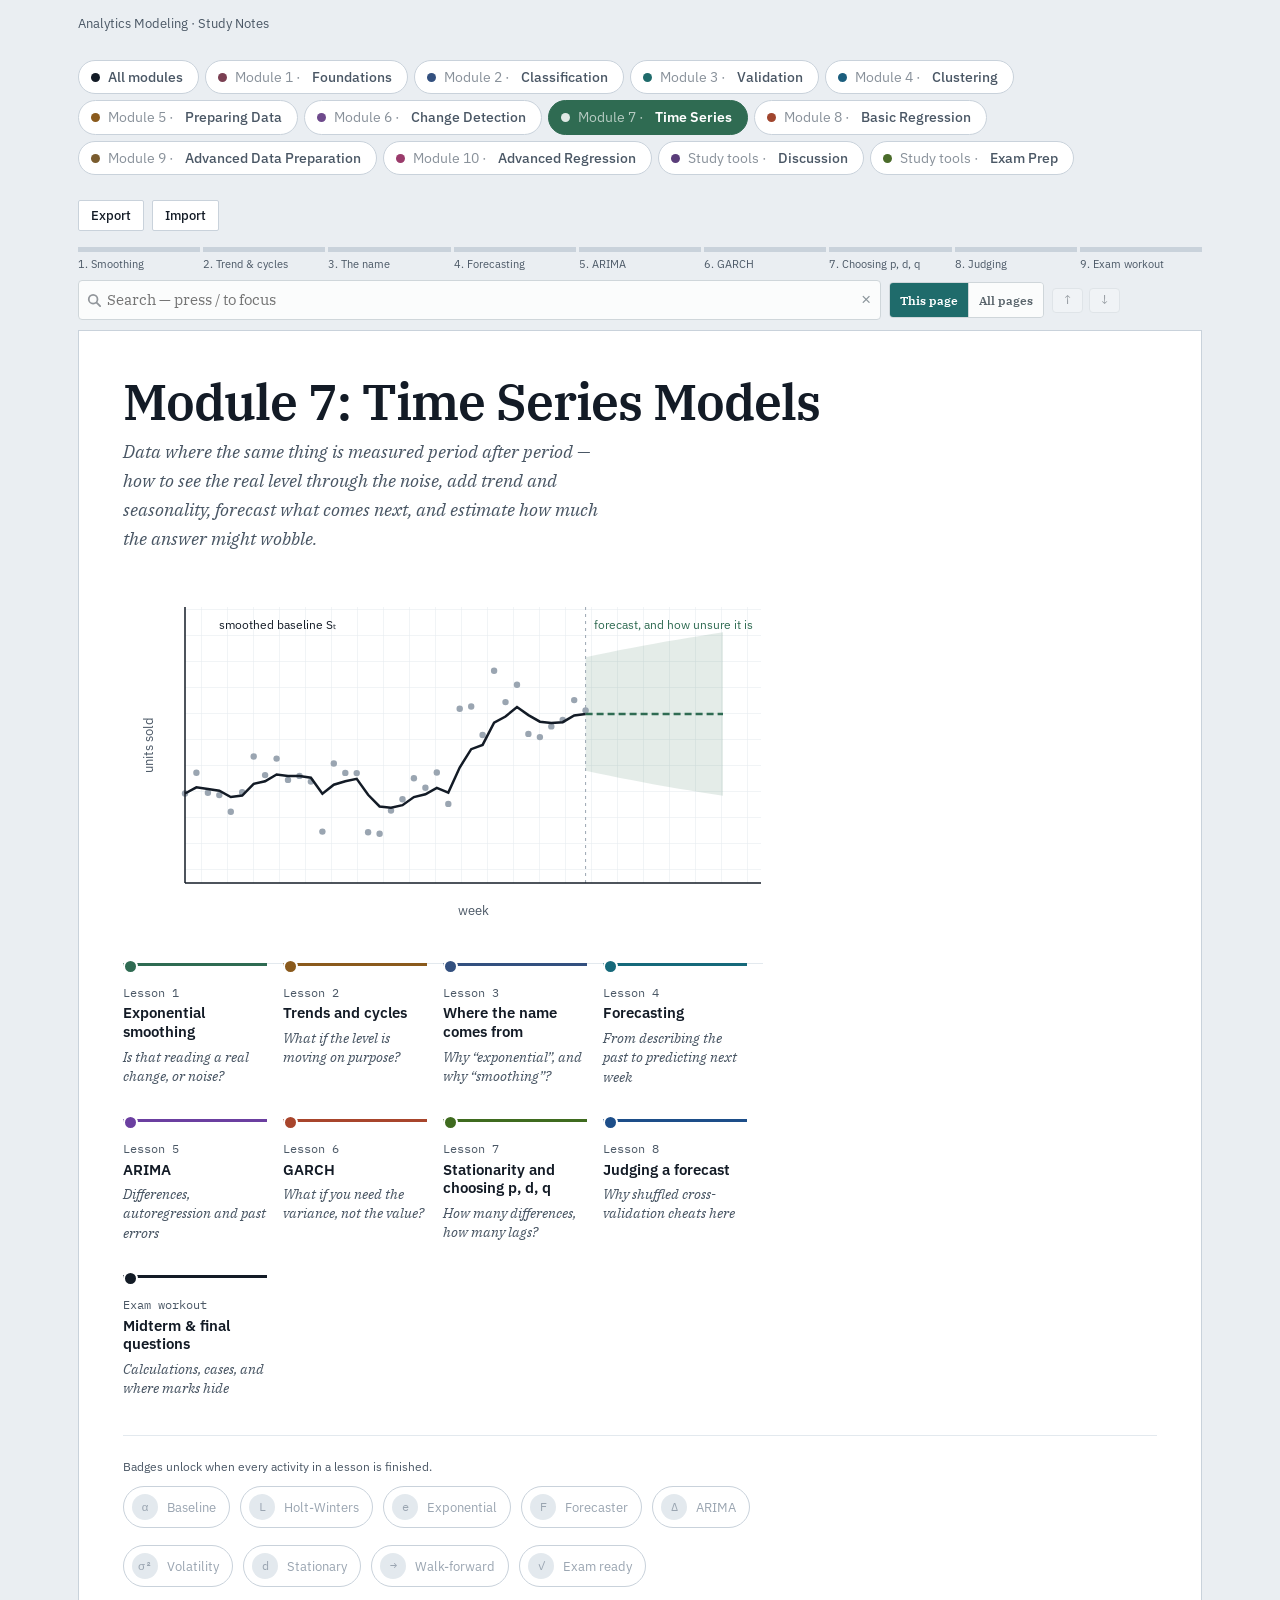
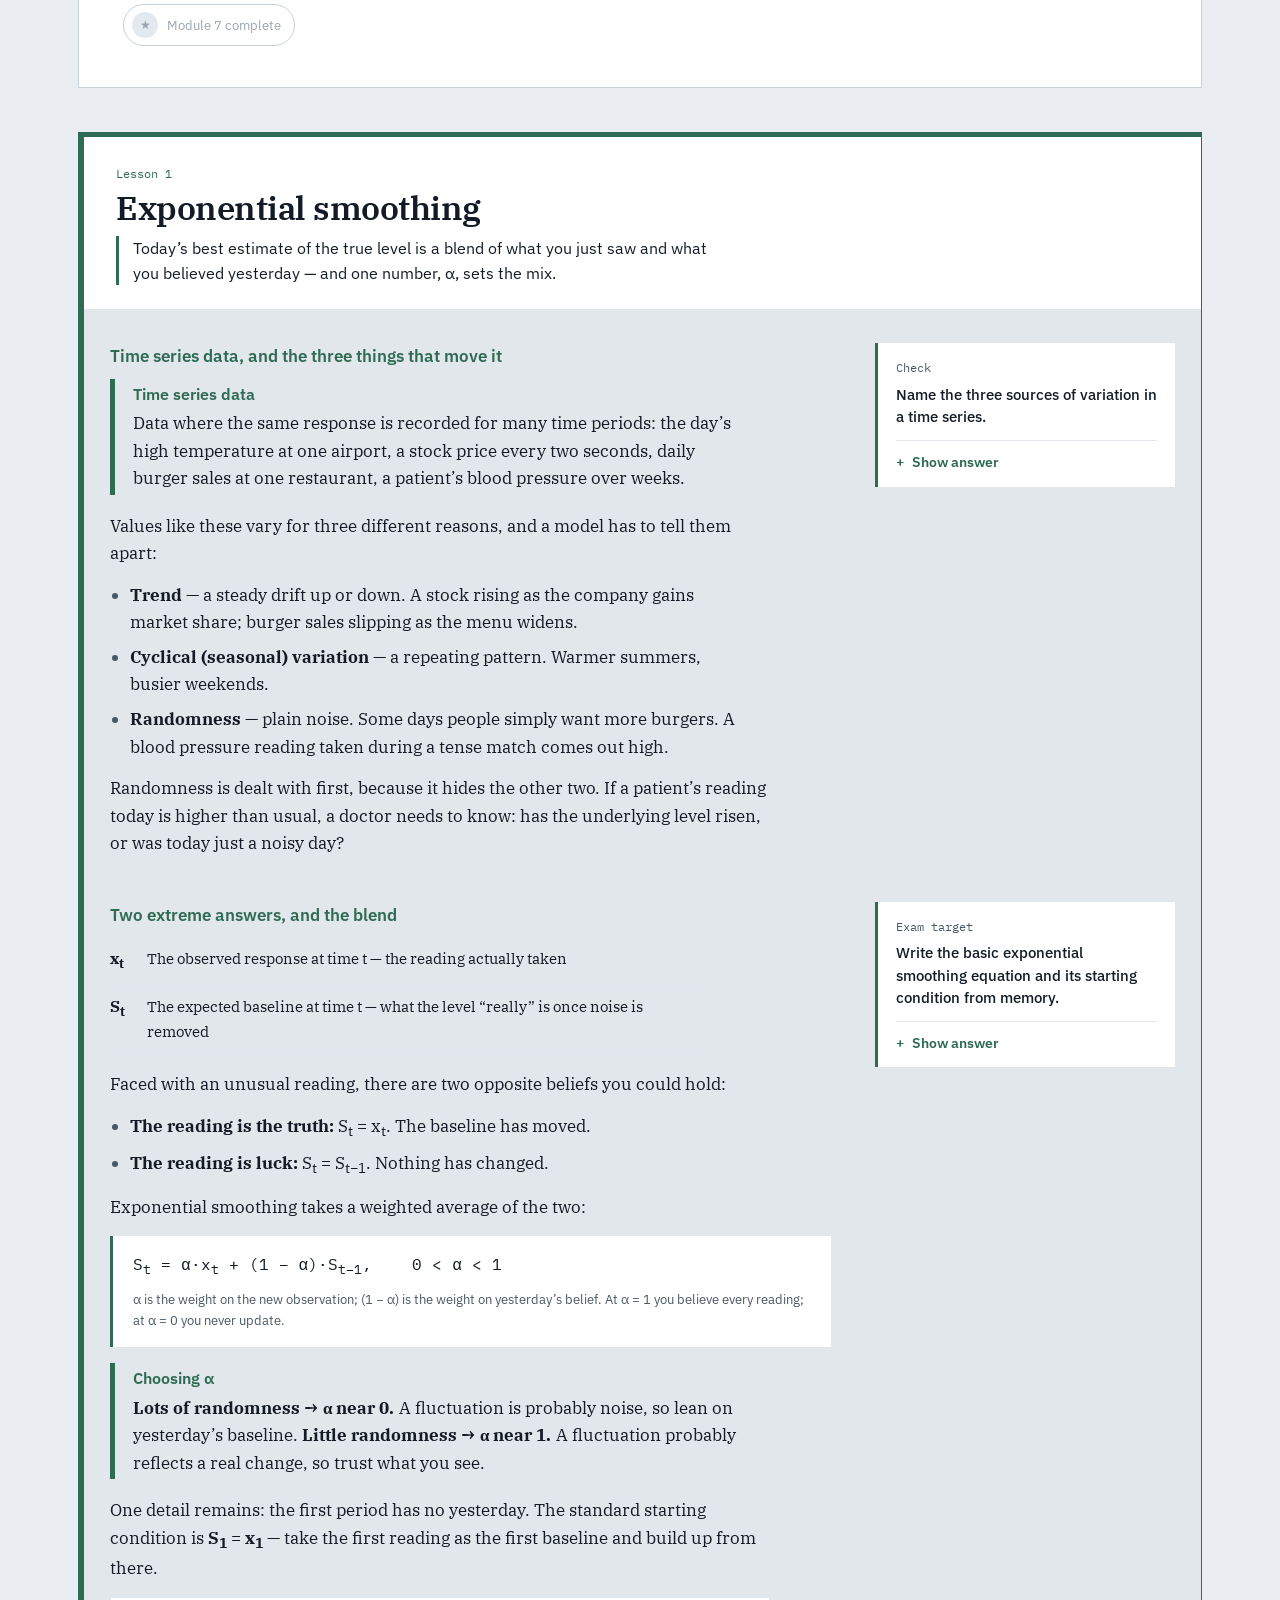
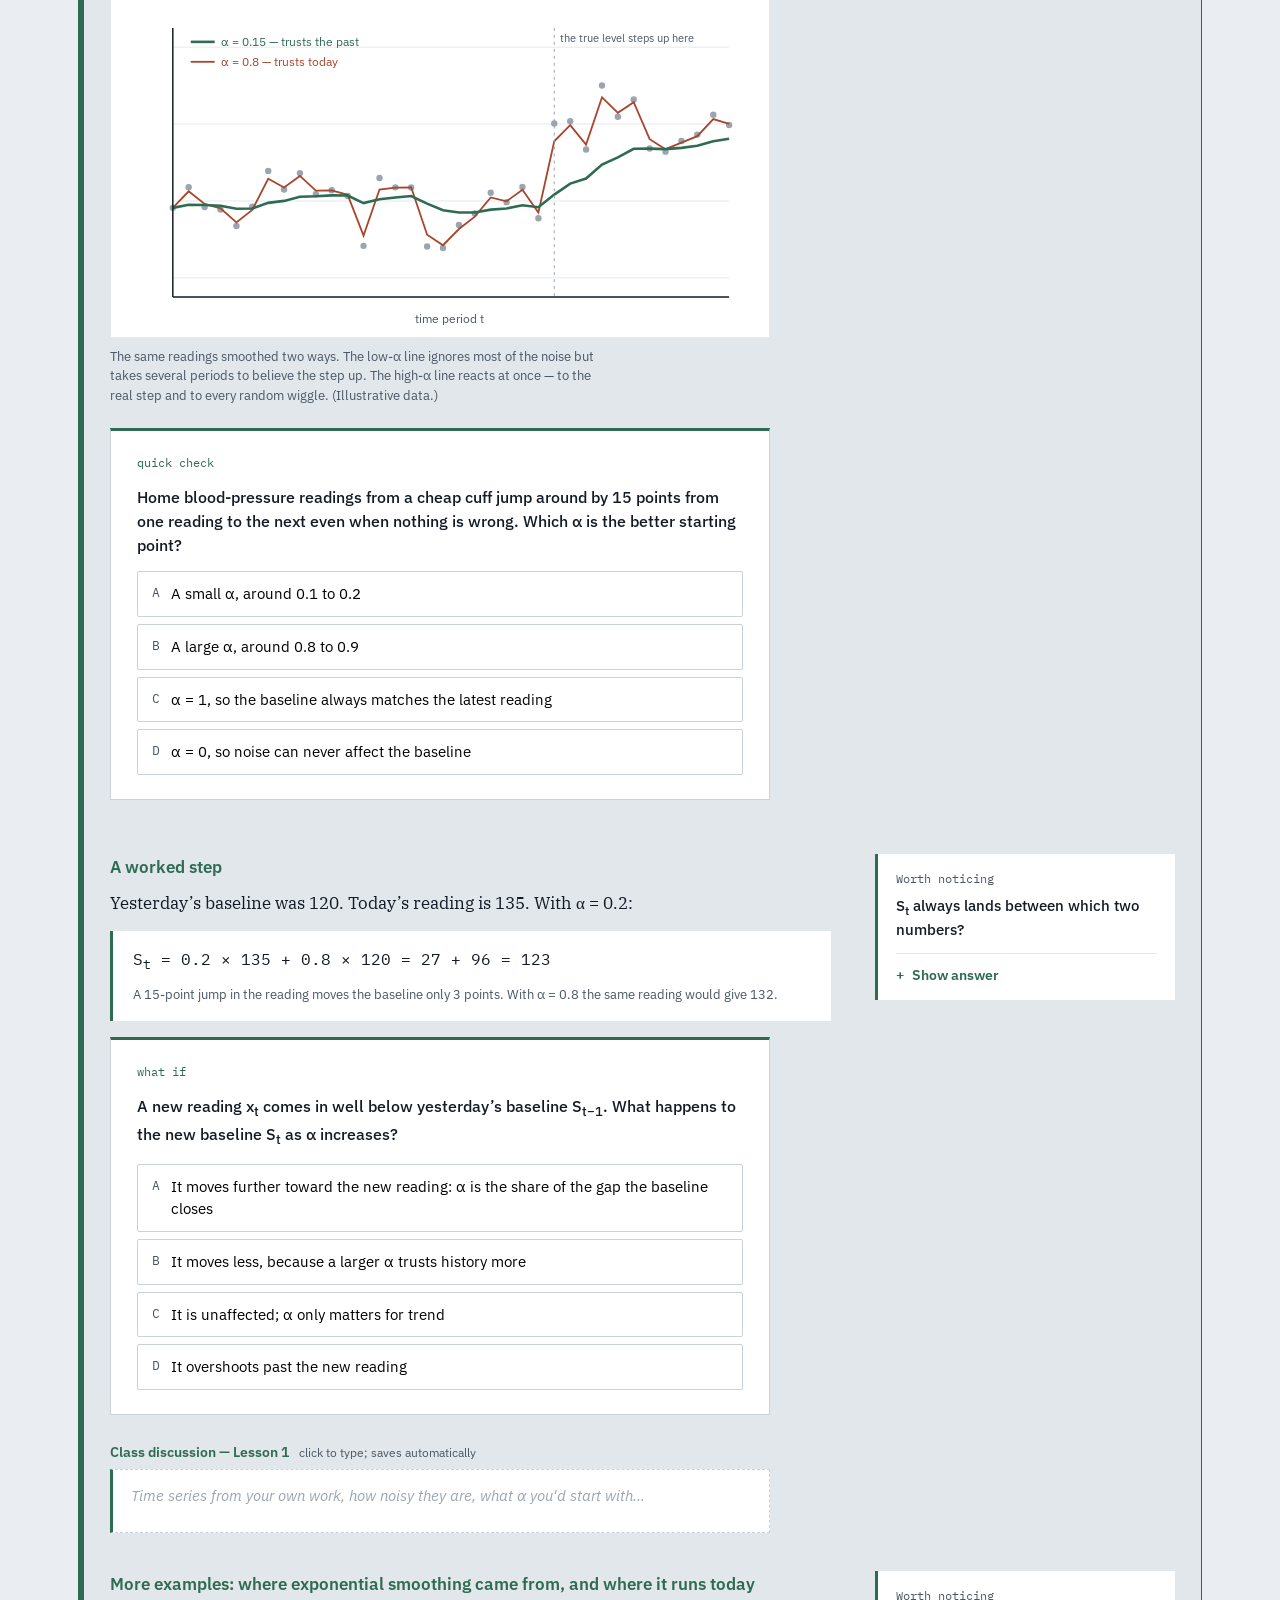
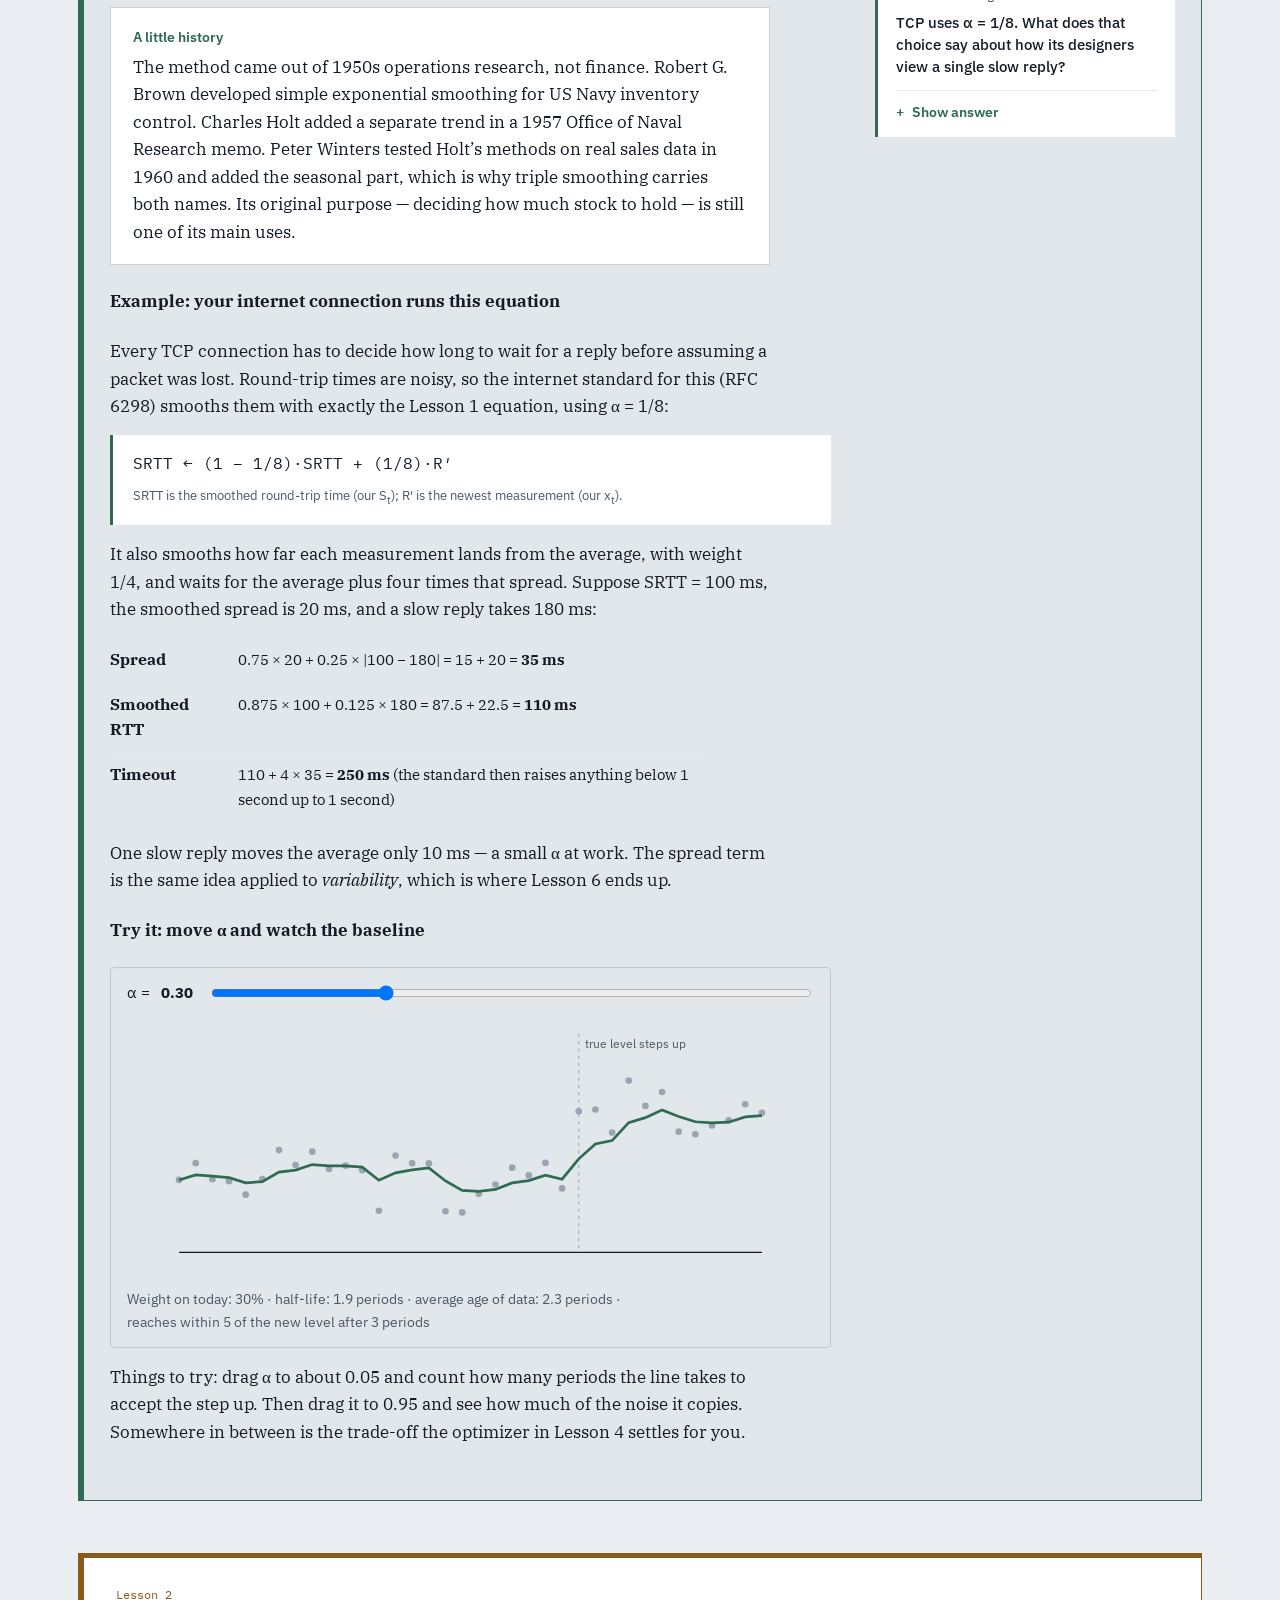
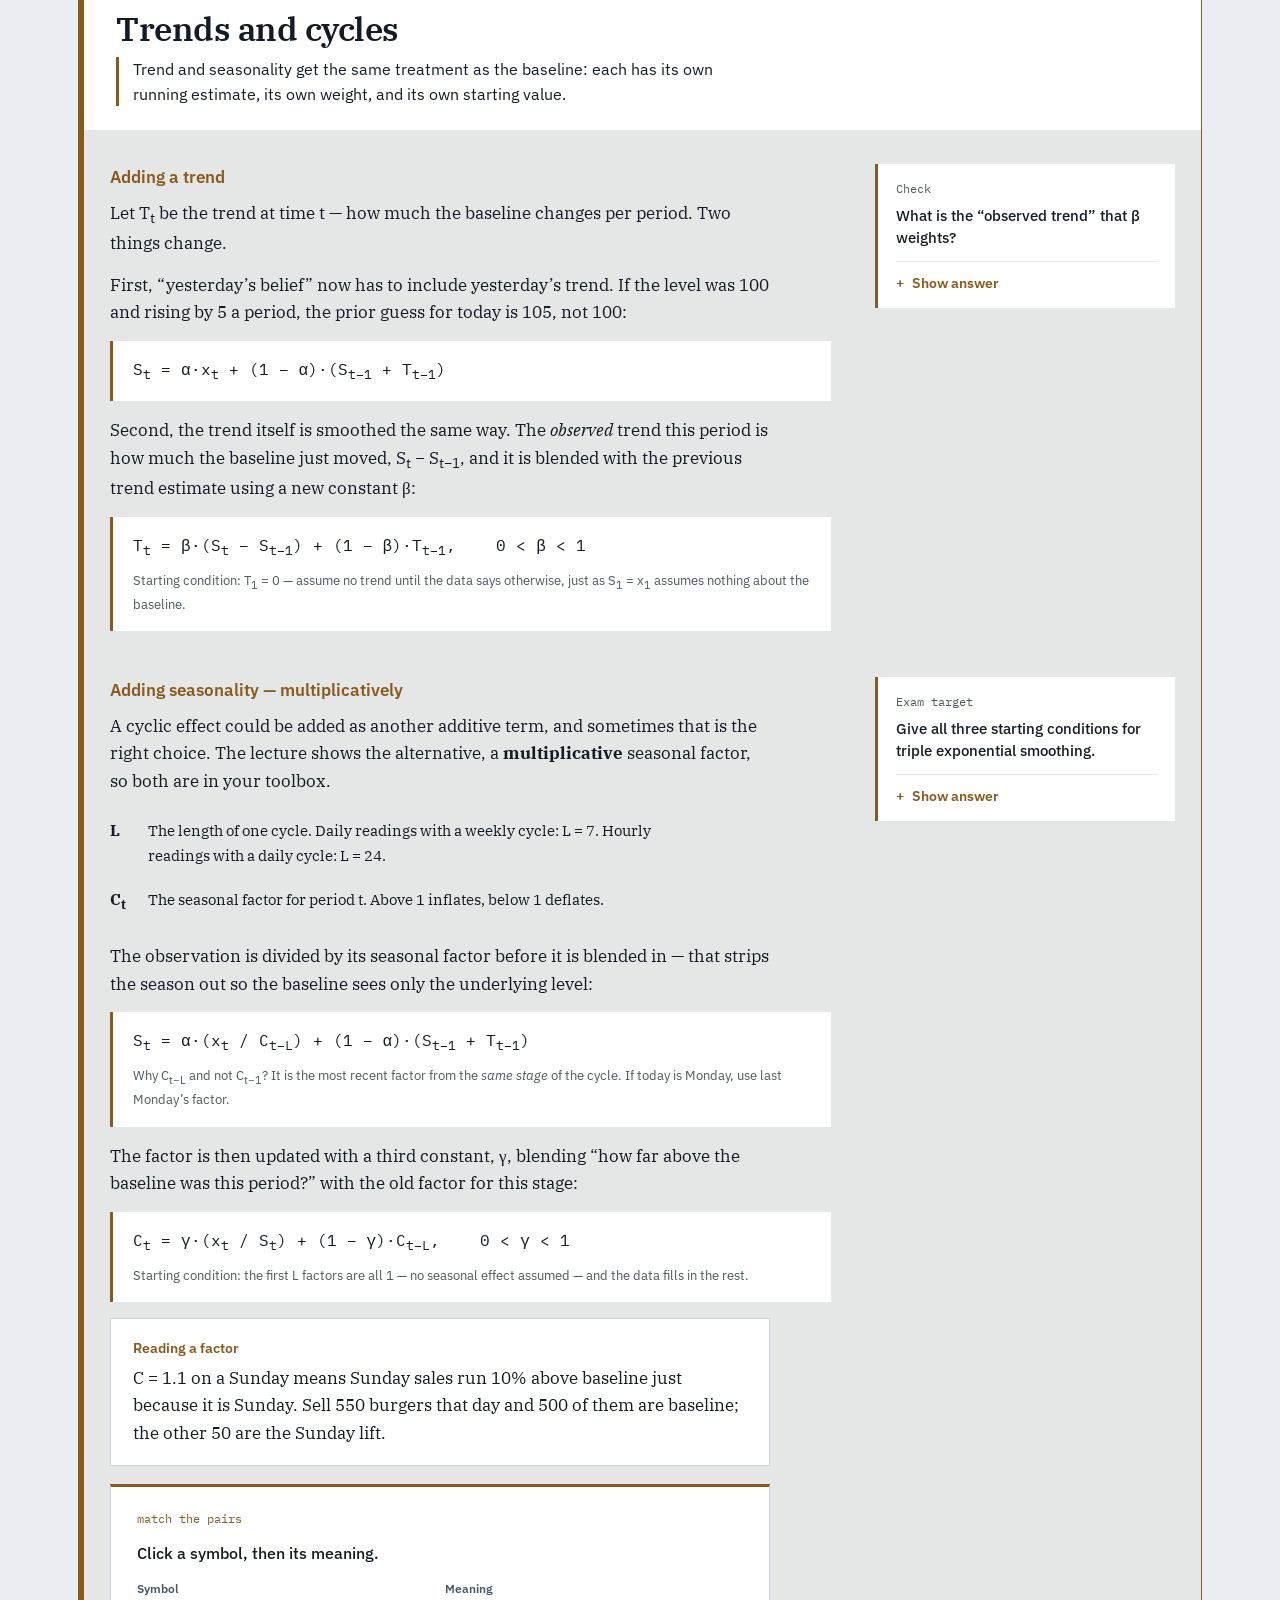
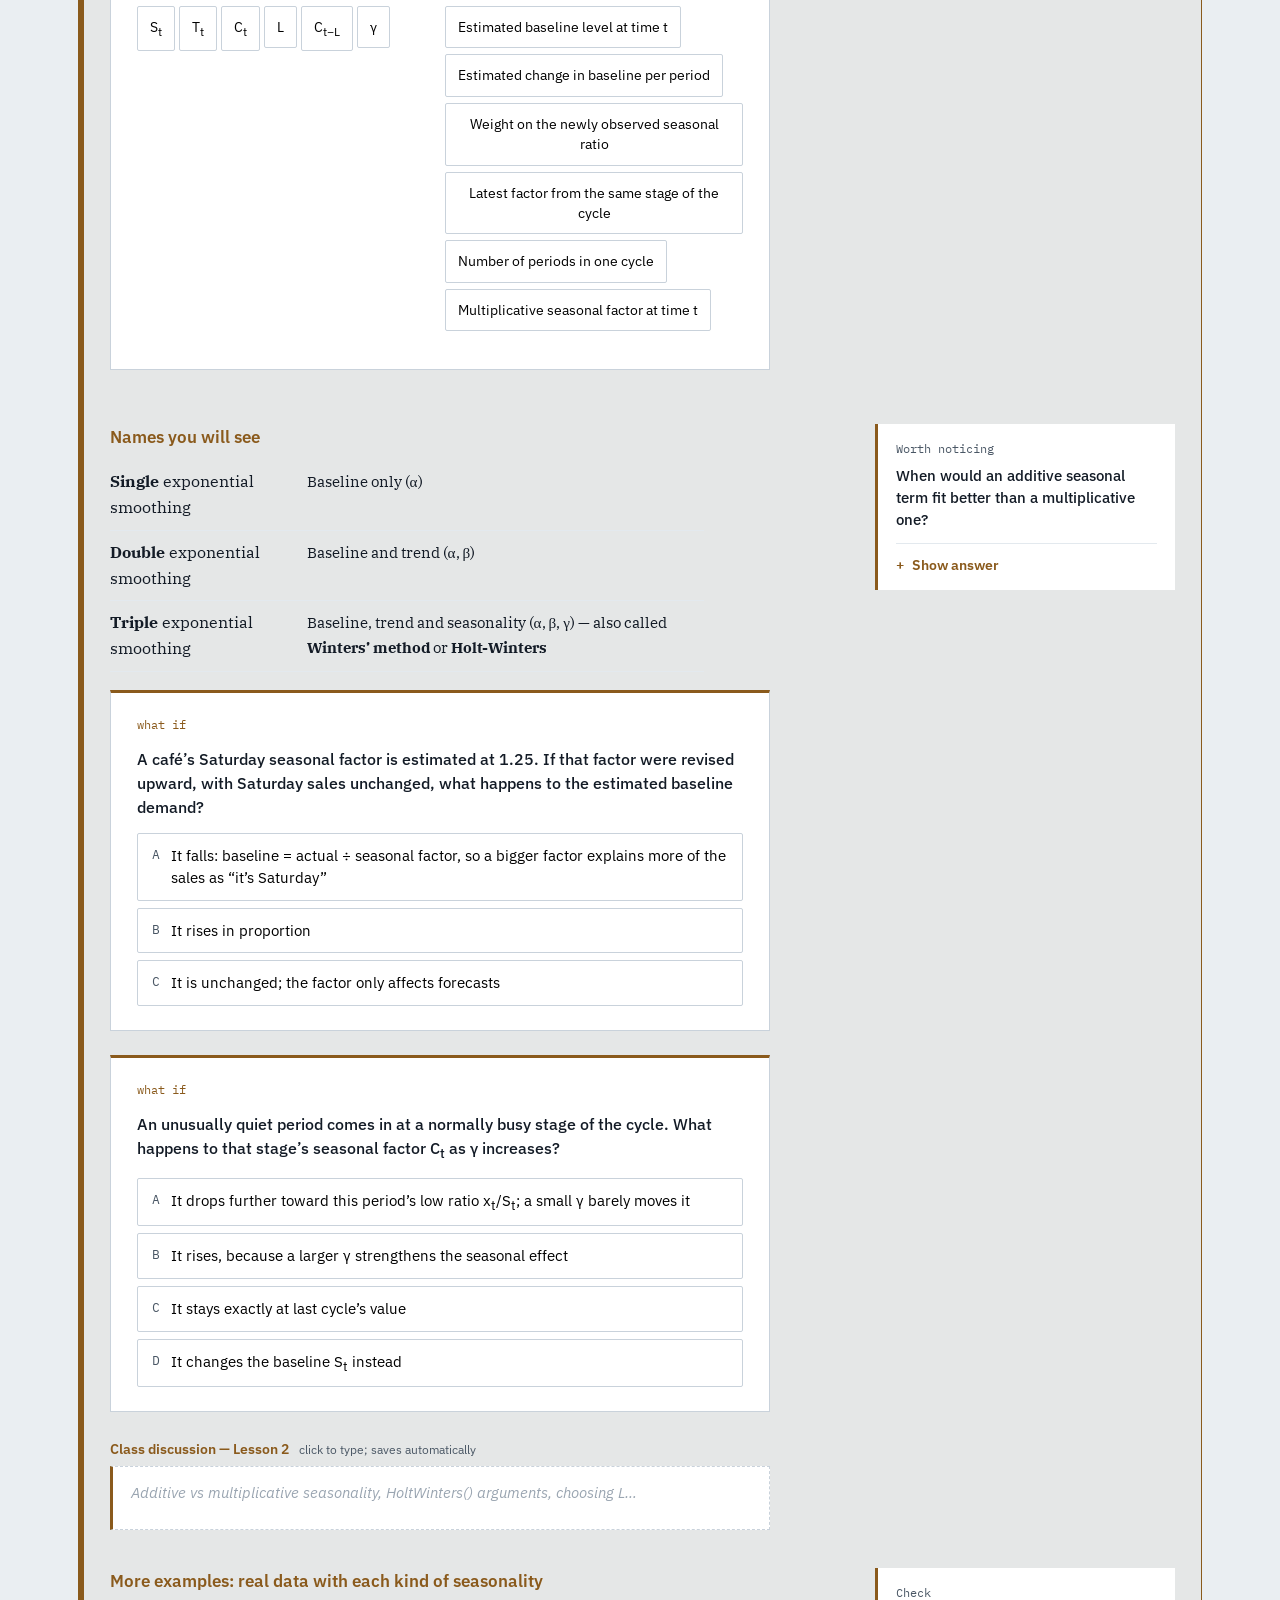
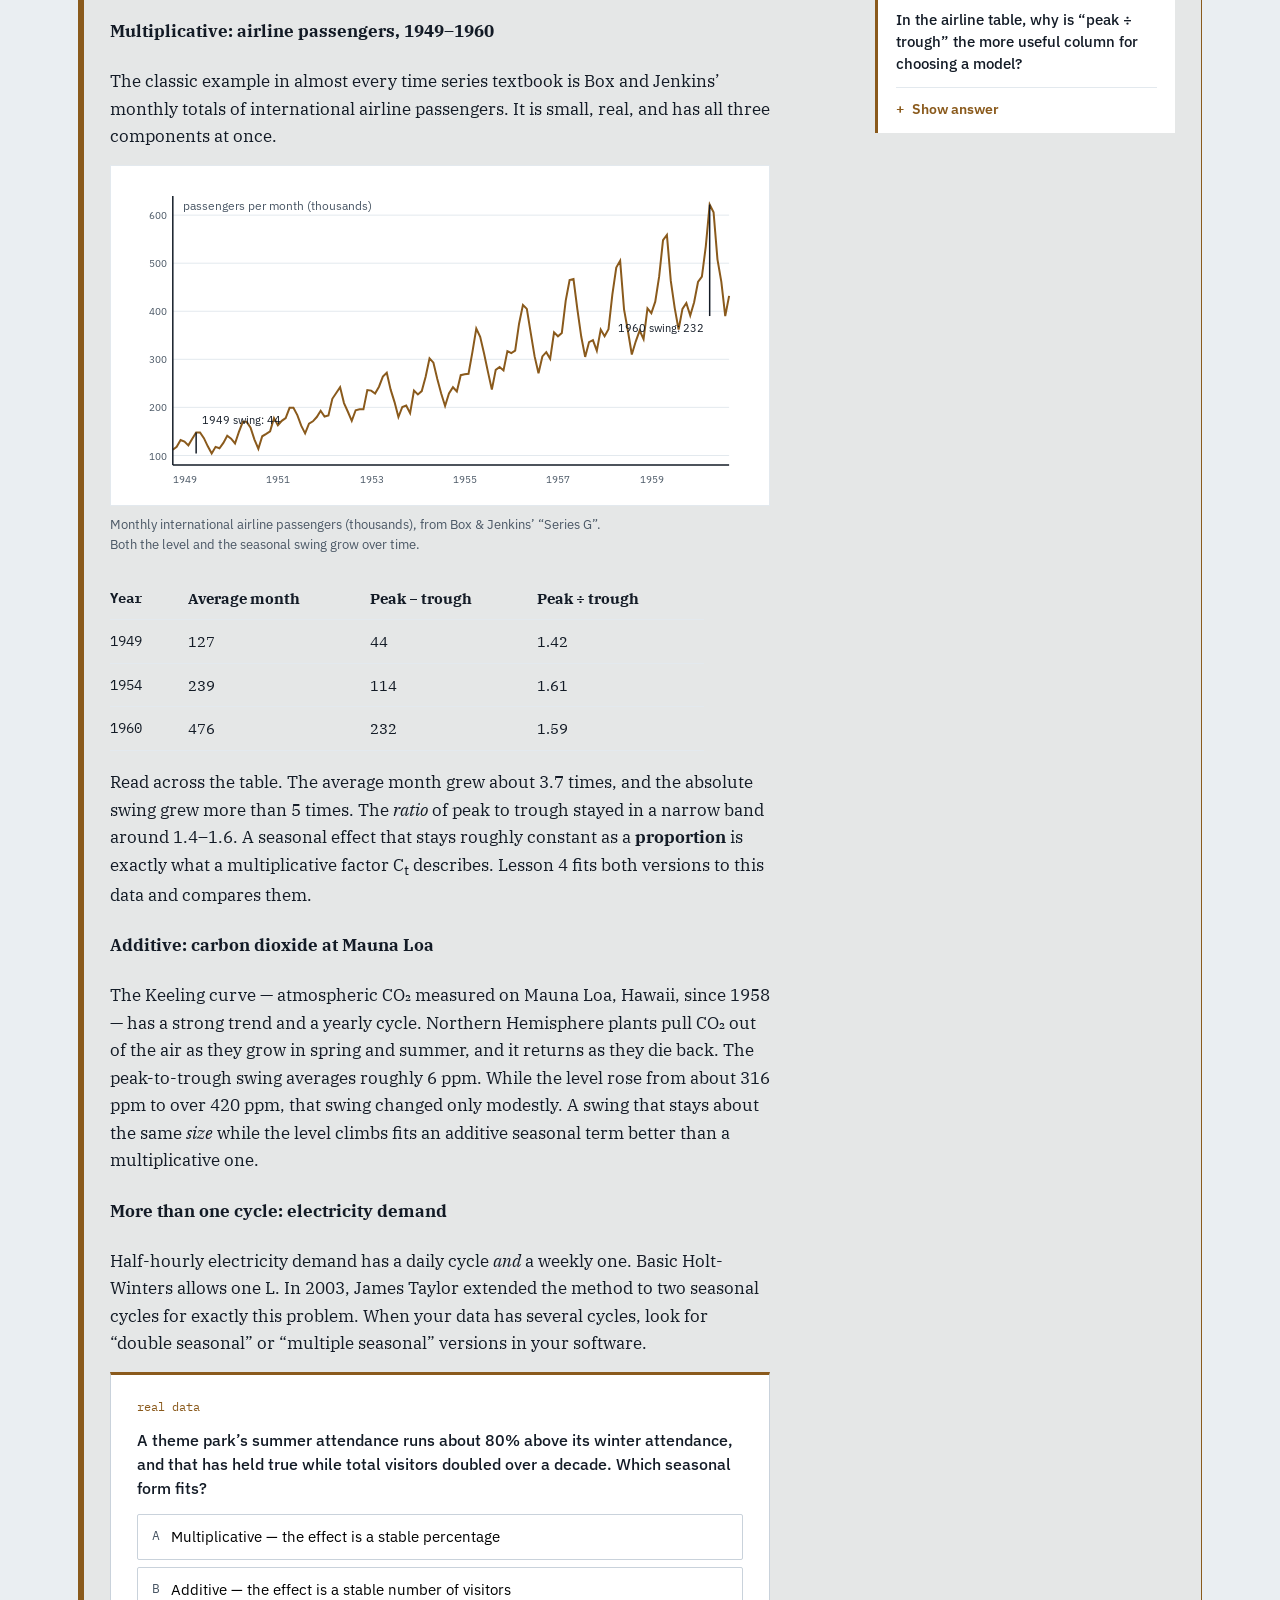
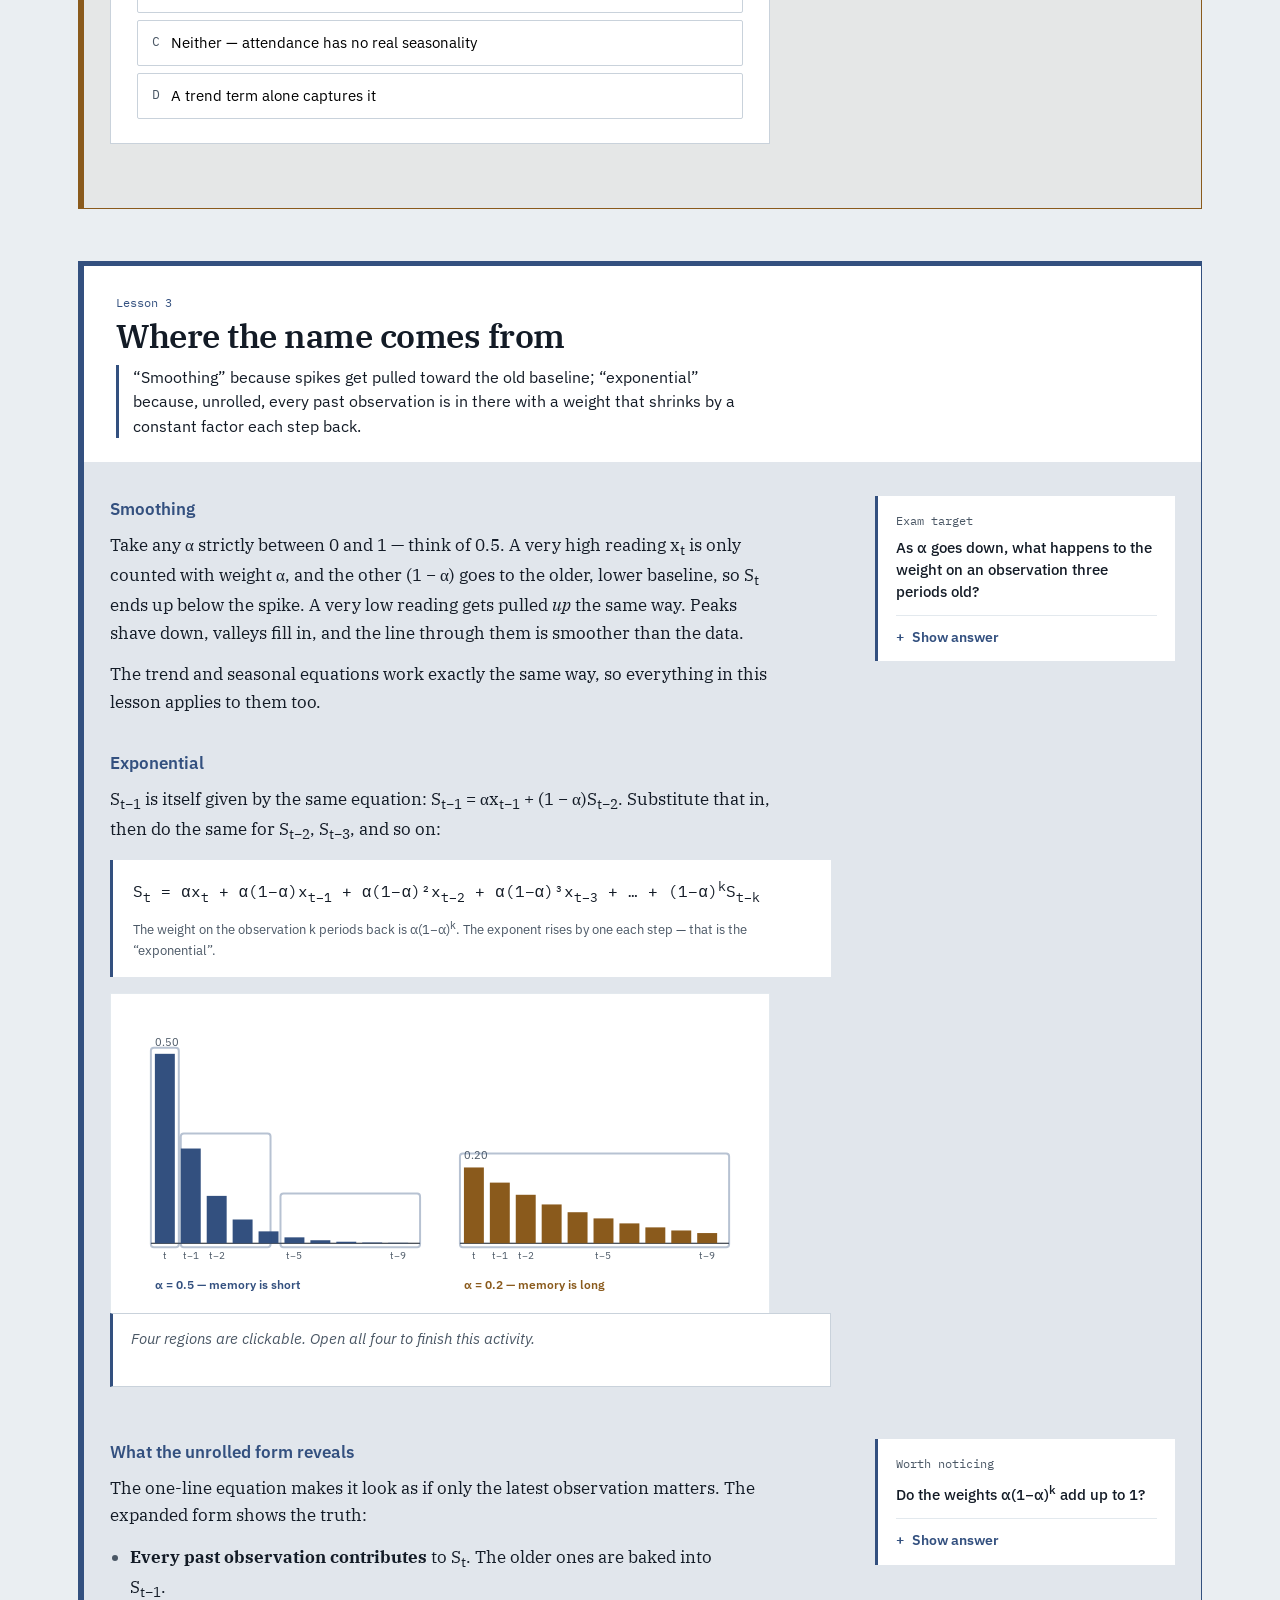
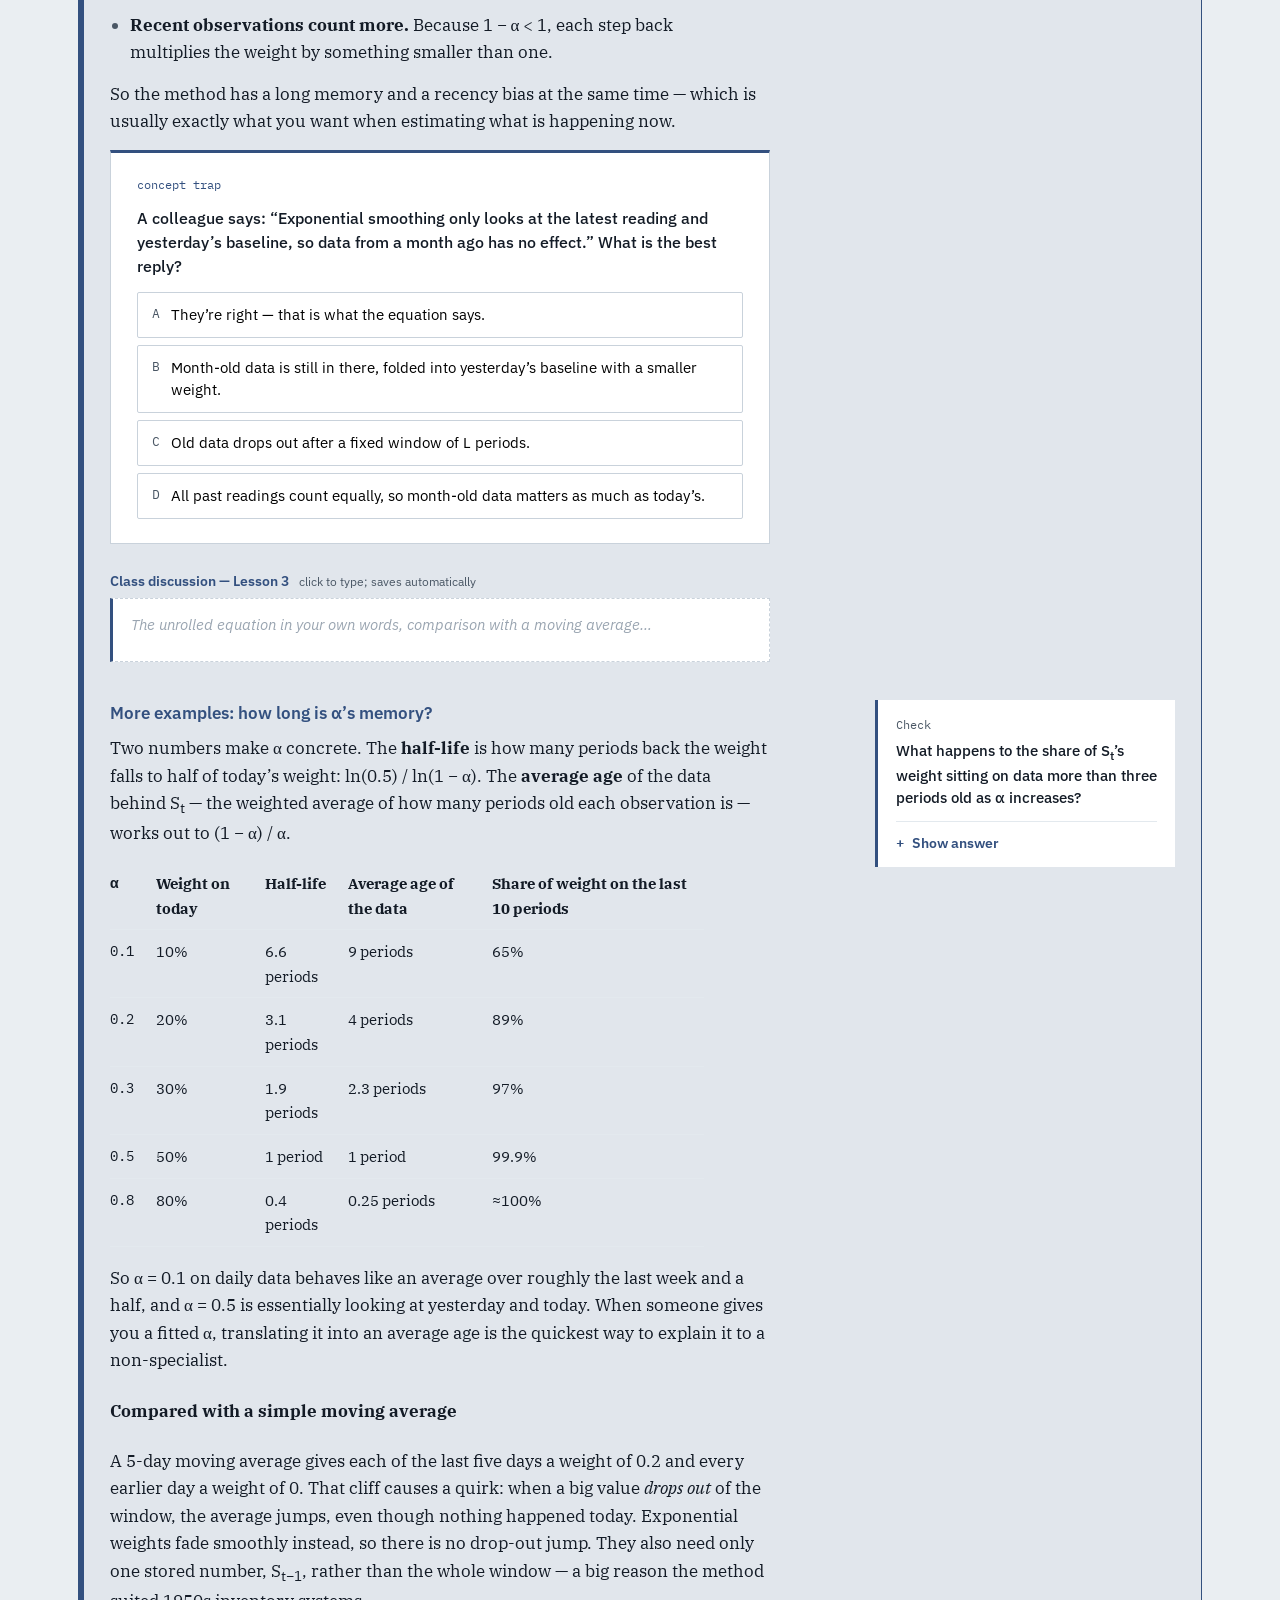
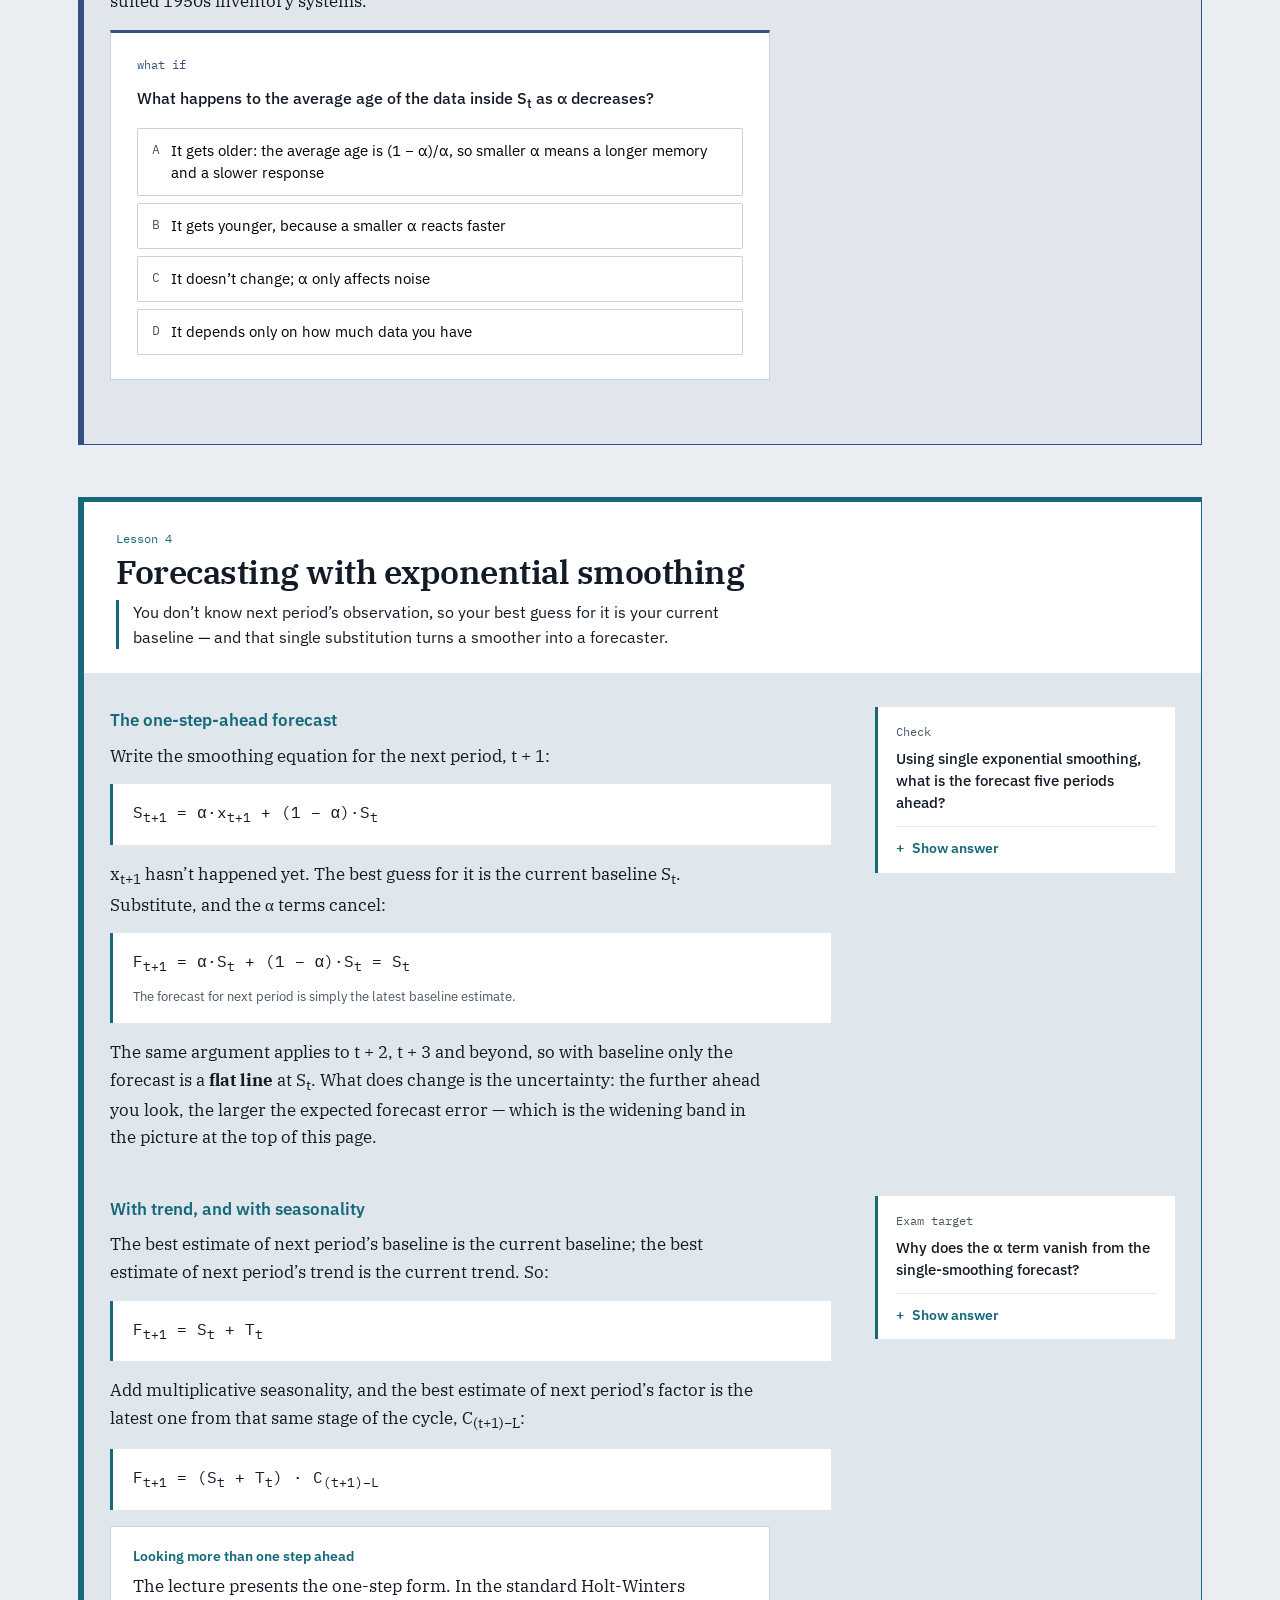
<file: module-7-time-series.html>
<!DOCTYPE html>
<html lang="en">
<head>
<meta charset="utf-8">
<meta name="viewport" content="width=device-width, initial-scale=1">
<meta name="robots" content="noindex">
<title>Module 7: Time Series Models — Study Notes</title>
<link rel="preconnect" href="https://fonts.googleapis.com">
<link rel="preconnect" href="https://fonts.gstatic.com" crossorigin>
<link href="https://fonts.googleapis.com/css2?family=IBM+Plex+Mono:wght@400;500&family=IBM+Plex+Sans:wght@400;500;600&family=IBM+Plex+Serif:ital,wght@0,400;0,600;1,400&display=swap" rel="stylesheet">
<link rel="stylesheet" href="study.css">
<style>
/* exam-workout styles — same block as Module 2, self-contained so they don't depend on study.css */
.frq{border:1px solid rgba(19,27,38,.14);border-left:3px solid var(--accent,#131b26);
     border-radius:4px;padding:.85rem 1rem;margin:1rem 0;background:rgba(19,27,38,.015)}
.frq.case{background:rgba(19,27,38,.04)}
.frq .qn{font-family:var(--sans,system-ui,sans-serif);font-size:.94rem;line-height:1.55;margin:0 0 .5rem}
.frq .qn+.qn{margin-top:.6rem}
.frq table{margin:.6rem 0}
.frq>details{margin-top:.4rem}
.frq>details>summary{cursor:pointer;font-family:var(--sans,system-ui,sans-serif);
     font-size:.82rem;letter-spacing:.04em;text-transform:uppercase;color:var(--accent,#131b26);
     font-weight:600;list-style:none;padding:.2rem 0}
.frq>details>summary::-webkit-details-marker{display:none}
.frq>details>summary::before{content:"▸ ";display:inline-block;transition:transform .12s}
.frq>details[open]>summary::before{content:"▾ "}
.frq .ans{border-top:1px solid rgba(19,27,38,.12);margin-top:.5rem;padding-top:.6rem}
.frq .ans p{font-size:.92rem;line-height:1.6;margin:.5rem 0}
.frq .ans p.mark{border-left:2px solid rgba(19,27,38,.25);padding-left:.7rem;
     font-size:.87rem;color:var(--ink-soft,#4a5765);margin-top:.8rem}
p.frq-lead{font-size:.92rem;color:var(--ink-soft,#4a5765);margin:.2rem 0 .8rem}
/* figures on this page are wide — let them scroll rather than squash on phones */
figure{overflow-x:auto}
</style>
</head>
<body data-page="m7">
<div class="wrap">

<div class="topbar">
  <div class="topline">
    <a class="brand" href="index.html">Analytics Modeling &middot; Study Notes</a>
    <nav class="tabs" aria-label="Modules"></nav>
    <div class="toolbar">
      <button class="btn" id="exportBtn">Export</button>
      <button class="btn" id="importBtn">Import</button>
    </div>
  </div>
  <nav class="rail" id="rail" aria-label="Lessons in this module"></nav>
</div>

<header class="hero">
  <h1>Module 7: Time Series Models</h1>
  <p class="sub">Data where the same thing is measured period after period — how to see the real level through the noise, add trend and seasonality, forecast what comes next, and estimate how much the answer might wobble.</p>

  <svg class="plot" viewBox="0 0 660 350" role="img" aria-label="Noisy weekly observations as dots, a smoothed baseline line running through them that steps up partway along, and a flat forecast beyond the last observation with an uncertainty band that widens the further ahead it goes.">
    <defs><pattern id="gridm7" width="26" height="26" patternUnits="userSpaceOnUse"><path d="M 26 0 L 0 0 0 26" fill="none" stroke="#e3e9ee" stroke-width="1"/></pattern></defs>
    <rect x="62" y="24" width="576" height="276" fill="url(#gridm7)"/>
    <path d="M 462.6 74.3 L 474.1 71.8 L 485.5 69.4 L 497.0 67.1 L 508.4 64.9 L 519.9 62.7 L 531.3 60.7 L 542.8 58.6 L 554.2 56.7 L 565.7 54.7 L 577.1 52.9 L 588.6 51.0 L 600.0 49.2 L 600.0 212.8 L 588.6 211.0 L 577.1 209.2 L 565.7 207.3 L 554.2 205.4 L 542.8 203.4 L 531.3 201.4 L 519.9 199.3 L 508.4 197.1 L 497.0 194.9 L 485.5 192.6 L 474.1 190.2 L 462.6 187.7 Z" fill="#2f6b52" opacity=".13"/>
    <line x1="462.6" y1="24" x2="462.6" y2="300" stroke="#9aa5b1" stroke-width="1" stroke-dasharray="3 4"/>
    <g fill="#9aa5b1"><circle cx="62.0" cy="210.5" r="3.2"/><circle cx="73.4" cy="189.8" r="3.2"/><circle cx="84.9" cy="209.7" r="3.2"/><circle cx="96.3" cy="212.1" r="3.2"/><circle cx="107.8" cy="228.7" r="3.2"/><circle cx="119.2" cy="209.3" r="3.2"/><circle cx="130.7" cy="173.5" r="3.2"/><circle cx="142.1" cy="192.1" r="3.2"/><circle cx="153.6" cy="175.6" r="3.2"/><circle cx="165.0" cy="196.9" r="3.2"/><circle cx="176.5" cy="192.9" r="3.2"/><circle cx="187.9" cy="198.6" r="3.2"/><circle cx="199.4" cy="248.6" r="3.2"/><circle cx="210.8" cy="180.5" r="3.2"/><circle cx="222.3" cy="189.9" r="3.2"/><circle cx="233.7" cy="190.1" r="3.2"/><circle cx="245.1" cy="249.2" r="3.2"/><circle cx="256.6" cy="250.7" r="3.2"/><circle cx="268.0" cy="227.6" r="3.2"/><circle cx="279.5" cy="216.2" r="3.2"/><circle cx="290.9" cy="195.3" r="3.2"/><circle cx="302.4" cy="204.8" r="3.2"/><circle cx="313.8" cy="189.5" r="3.2"/><circle cx="325.3" cy="220.9" r="3.2"/><circle cx="336.7" cy="125.8" r="3.2"/><circle cx="348.2" cy="123.5" r="3.2"/><circle cx="359.6" cy="152.0" r="3.2"/><circle cx="371.1" cy="87.8" r="3.2"/><circle cx="382.5" cy="119.1" r="3.2"/><circle cx="394.0" cy="101.8" r="3.2"/><circle cx="405.4" cy="150.9" r="3.2"/><circle cx="416.9" cy="154.1" r="3.2"/><circle cx="428.3" cy="143.4" r="3.2"/><circle cx="439.7" cy="137.0" r="3.2"/><circle cx="451.2" cy="117.1" r="3.2"/><circle cx="462.6" cy="127.4" r="3.2"/></g>
    <path d="M 62.0 210.5 L 73.4 204.3 L 84.9 205.9 L 96.3 207.7 L 107.8 214.0 L 119.2 212.6 L 130.7 200.9 L 142.1 198.3 L 153.6 191.5 L 165.0 193.1 L 176.5 193.0 L 187.9 194.7 L 199.4 210.8 L 210.8 201.7 L 222.3 198.2 L 233.7 195.8 L 245.1 211.8 L 256.6 223.5 L 268.0 224.7 L 279.5 222.2 L 290.9 214.1 L 302.4 211.3 L 313.8 204.8 L 325.3 209.6 L 336.7 184.5 L 348.2 166.2 L 359.6 161.9 L 371.1 139.7 L 382.5 133.5 L 394.0 124.0 L 405.4 132.1 L 416.9 138.7 L 428.3 140.1 L 439.7 139.2 L 451.2 132.5 L 462.6 131.0" fill="none" stroke="#131b26" stroke-width="2.5"/>
    <line x1="462.6" y1="131.0" x2="600.0" y2="131.0" stroke="#2f6b52" stroke-width="2.5" stroke-dasharray="7 4"/>
    <line x1="62" y1="300" x2="638" y2="300" stroke="#131b26" stroke-width="1.5"/>
    <line x1="62" y1="300" x2="62" y2="24" stroke="#131b26" stroke-width="1.5"/>
    <text x="350" y="332" text-anchor="middle" font-family="IBM Plex Sans,sans-serif" font-size="13" fill="#4a5765">week</text>
    <text x="30" y="162" text-anchor="middle" font-family="IBM Plex Sans,sans-serif" font-size="13" fill="#4a5765" transform="rotate(-90 30 162)">units sold</text>
    <text x="96.3" y="46" font-family="IBM Plex Sans,sans-serif" font-size="12" fill="#131b26">smoothed baseline S&#8348;</text>
    <text x="470.6" y="46" font-family="IBM Plex Sans,sans-serif" font-size="12" fill="#2f6b52">forecast, and how unsure it is</text>
  </svg>

  <ul class="track">
    <li style="--dot:#2f6b52"><a href="#l1"><span class="tnum">Lesson 1</span><span class="tname">Exponential smoothing</span><span class="tq">Is that reading a real change, or noise?</span></a></li>
    <li style="--dot:#8a5a1c"><a href="#l2"><span class="tnum">Lesson 2</span><span class="tname">Trends and cycles</span><span class="tq">What if the level is moving on purpose?</span></a></li>
    <li style="--dot:#33507f"><a href="#l3"><span class="tnum">Lesson 3</span><span class="tname">Where the name comes from</span><span class="tq">Why “exponential”, and why “smoothing”?</span></a></li>
    <li style="--dot:#16697a"><a href="#l4"><span class="tnum">Lesson 4</span><span class="tname">Forecasting</span><span class="tq">From describing the past to predicting next week</span></a></li>
    <li style="--dot:#6b3fa0"><a href="#l5"><span class="tnum">Lesson 5</span><span class="tname">ARIMA</span><span class="tq">Differences, autoregression and past errors</span></a></li>
    <li style="--dot:#a8452c"><a href="#l6"><span class="tnum">Lesson 6</span><span class="tname">GARCH</span><span class="tq">What if you need the variance, not the value?</span></a></li>
    <li style="--dot:#3f6b1f"><a href="#l7"><span class="tnum">Lesson 7</span><span class="tname">Stationarity and choosing p, d, q</span><span class="tq">How many differences, how many lags?</span></a></li>
    <li style="--dot:#1d4e89"><a href="#l8"><span class="tnum">Lesson 8</span><span class="tname">Judging a forecast</span><span class="tq">Why shuffled cross-validation cheats here</span></a></li>
    <li style="--dot:#131b26"><a href="#l9"><span class="tnum">Exam workout</span><span class="tname">Midterm &amp; final questions</span><span class="tq">Calculations, cases, and where marks hide</span></a></li>
  </ul>

  <div class="badge-strip">
    <p class="cap">Badges unlock when every activity in a lesson is finished.</p>
    <ul class="badges">
      <li class="badge" data-for="l1" style="--b:#2f6b52"><span class="gem">α</span><span class="nm">Baseline</span></li>
      <li class="badge" data-for="l2" style="--b:#8a5a1c"><span class="gem">L</span><span class="nm">Holt-Winters</span></li>
      <li class="badge" data-for="l3" style="--b:#33507f"><span class="gem">e</span><span class="nm">Exponential</span></li>
      <li class="badge" data-for="l4" style="--b:#16697a"><span class="gem">F</span><span class="nm">Forecaster</span></li>
      <li class="badge" data-for="l5" style="--b:#6b3fa0"><span class="gem">∆</span><span class="nm">ARIMA</span></li>
      <li class="badge" data-for="l6" style="--b:#a8452c"><span class="gem">σ²</span><span class="nm">Volatility</span></li>
      <li class="badge" data-for="l7" style="--b:#3f6b1f"><span class="gem">d</span><span class="nm">Stationary</span></li>
      <li class="badge" data-for="l8" style="--b:#1d4e89"><span class="gem">→</span><span class="nm">Walk-forward</span></li>
      <li class="badge" data-for="l9" style="--b:#131b26"><span class="gem">✓</span><span class="nm">Exam ready</span></li>
      <li class="badge" data-for="*"  style="--b:#131b26"><span class="gem">★</span><span class="nm">Module 7 complete</span></li>
    </ul>
  </div>
</header>

<!-- ==================== LESSON 1 ==================== -->
<section class="lesson" id="l1" data-short="Smoothing" style="--accent:#2f6b52">
  <div class="lesson-head">
    <span class="ln">Lesson 1</span>
    <h2>Exponential smoothing</h2>
    <p class="keyline">Today’s best estimate of the true level is a blend of what you just saw and what you believed yesterday — and one number, α, sets the mix.</p>
  </div>

  <div class="row">
    <div class="main">
      <h3>Time series data, and the three things that move it</h3>
      <div class="defn">
        <span class="term">Time series data</span>
        <p>Data where the same response is recorded for many time periods: the day’s high temperature at one airport, a stock price every two seconds, daily burger sales at one restaurant, a patient’s blood pressure over weeks.</p>
      </div>
      <p>Values like these vary for three different reasons, and a model has to tell them apart:</p>
      <ul>
        <li><strong>Trend</strong> — a steady drift up or down. A stock rising as the company gains market share; burger sales slipping as the menu widens.</li>
        <li><strong>Cyclical (seasonal) variation</strong> — a repeating pattern. Warmer summers, busier weekends.</li>
        <li><strong>Randomness</strong> — plain noise. Some days people simply want more burgers. A blood pressure reading taken during a tense match comes out high.</li>
      </ul>
      <p>Randomness is dealt with first, because it hides the other two. If a patient’s reading today is higher than usual, a doctor needs to know: has the underlying level risen, or was today just a noisy day?</p>
    </div>
    <aside class="check">
      <span class="n">Check</span>
      <p class="q">Name the three sources of variation in a time series.</p>
      <details><summary>Show answer</summary>
        <p class="a">Trend, cyclical (seasonal) variation, and randomness. Exponential smoothing handles randomness first; Lesson 2 adds the other two.</p>
      </details>
    </aside>
  </div>

  <div class="row">
    <div class="main">
      <h3>Two extreme answers, and the blend</h3>
      <table class="plain">
        <tr><td><strong>x<sub>t</sub></strong></td><td>The observed response at time t — the reading actually taken</td></tr>
        <tr><td><strong>S<sub>t</sub></strong></td><td>The expected baseline at time t — what the level “really” is once noise is removed</td></tr>
      </table>
      <p>Faced with an unusual reading, there are two opposite beliefs you could hold:</p>
      <ul>
        <li><strong>The reading is the truth:</strong> S<sub>t</sub> = x<sub>t</sub>. The baseline has moved.</li>
        <li><strong>The reading is luck:</strong> S<sub>t</sub> = S<sub>t−1</sub>. Nothing has changed.</li>
      </ul>
      <p>Exponential smoothing takes a weighted average of the two:</p>
      <div class="formula">
        S<sub>t</sub> = α·x<sub>t</sub> + (1 − α)·S<sub>t−1</sub>, &nbsp;&nbsp; 0 &lt; α &lt; 1
        <span class="cap">α is the weight on the new observation; (1 − α) is the weight on yesterday’s belief. At α = 1 you believe every reading; at α = 0 you never update.</span>
      </div>
      <div class="defn">
        <span class="term">Choosing α</span>
        <p><strong>Lots of randomness → α near 0.</strong> A fluctuation is probably noise, so lean on yesterday’s baseline. <strong>Little randomness → α near 1.</strong> A fluctuation probably reflects a real change, so trust what you see.</p>
      </div>
      <p>One detail remains: the first period has no yesterday. The standard starting condition is <strong>S<sub>1</sub> = x<sub>1</sub></strong> — take the first reading as the first baseline and build up from there.</p>

      <figure>
        <svg class="fig" viewBox="0 0 660 340" role="img" aria-label="The same noisy series smoothed twice. A small alpha gives a calm line that is slow to follow the step up; a large alpha gives a jumpy line that follows almost every dot.">
          <g stroke="#e3e9ee"><line x1="62" y1="280.7" x2="620" y2="280.7"/><line x1="62" y1="203.6" x2="620" y2="203.6"/><line x1="62" y1="126.4" x2="620" y2="126.4"/><line x1="62" y1="49.3" x2="620" y2="49.3"/></g>
          <g fill="#9aa5b1"><circle cx="62.0" cy="210.5" r="3.2"/><circle cx="77.9" cy="189.8" r="3.2"/><circle cx="93.9" cy="209.7" r="3.2"/><circle cx="109.8" cy="212.1" r="3.2"/><circle cx="125.8" cy="228.7" r="3.2"/><circle cx="141.7" cy="209.3" r="3.2"/><circle cx="157.7" cy="173.5" r="3.2"/><circle cx="173.6" cy="192.1" r="3.2"/><circle cx="189.5" cy="175.6" r="3.2"/><circle cx="205.5" cy="196.9" r="3.2"/><circle cx="221.4" cy="192.9" r="3.2"/><circle cx="237.4" cy="198.6" r="3.2"/><circle cx="253.3" cy="248.6" r="3.2"/><circle cx="269.3" cy="180.5" r="3.2"/><circle cx="285.2" cy="189.9" r="3.2"/><circle cx="301.1" cy="190.1" r="3.2"/><circle cx="317.1" cy="249.2" r="3.2"/><circle cx="333.0" cy="250.7" r="3.2"/><circle cx="349.0" cy="227.6" r="3.2"/><circle cx="364.9" cy="216.2" r="3.2"/><circle cx="380.9" cy="195.3" r="3.2"/><circle cx="396.8" cy="204.8" r="3.2"/><circle cx="412.7" cy="189.5" r="3.2"/><circle cx="428.7" cy="220.9" r="3.2"/><circle cx="444.6" cy="125.8" r="3.2"/><circle cx="460.6" cy="123.5" r="3.2"/><circle cx="476.5" cy="152.0" r="3.2"/><circle cx="492.5" cy="87.8" r="3.2"/><circle cx="508.4" cy="119.1" r="3.2"/><circle cx="524.3" cy="101.8" r="3.2"/><circle cx="540.3" cy="150.9" r="3.2"/><circle cx="556.2" cy="154.1" r="3.2"/><circle cx="572.2" cy="143.4" r="3.2"/><circle cx="588.1" cy="137.0" r="3.2"/><circle cx="604.1" cy="117.1" r="3.2"/><circle cx="620.0" cy="127.4" r="3.2"/></g>
          <path d="M 62.0 210.5 L 77.9 193.9 L 93.9 206.5 L 109.8 211.0 L 125.8 225.1 L 141.7 212.5 L 157.7 181.3 L 173.6 190.0 L 189.5 178.5 L 205.5 193.2 L 221.4 193.0 L 237.4 197.4 L 253.3 238.3 L 269.3 192.1 L 285.2 190.3 L 301.1 190.1 L 317.1 237.4 L 333.0 248.0 L 349.0 231.7 L 364.9 219.3 L 380.9 200.1 L 396.8 203.9 L 412.7 192.4 L 428.7 215.2 L 444.6 143.7 L 460.6 127.5 L 476.5 147.1 L 492.5 99.6 L 508.4 115.2 L 524.3 104.5 L 540.3 141.6 L 556.2 151.6 L 572.2 145.1 L 588.1 138.6 L 604.1 121.4 L 620.0 126.2" fill="none" stroke="#a8452c" stroke-width="1.8"/>
          <path d="M 62.0 210.5 L 77.9 207.4 L 93.9 207.7 L 109.8 208.4 L 125.8 211.4 L 141.7 211.1 L 157.7 205.5 L 173.6 203.5 L 189.5 199.3 L 205.5 198.9 L 221.4 198.0 L 237.4 198.1 L 253.3 205.7 L 269.3 201.9 L 285.2 200.1 L 301.1 198.6 L 317.1 206.2 L 333.0 212.9 L 349.0 215.1 L 364.9 215.2 L 380.9 212.3 L 396.8 211.1 L 412.7 207.9 L 428.7 209.8 L 444.6 197.2 L 460.6 186.2 L 476.5 181.1 L 492.5 167.1 L 508.4 159.9 L 524.3 151.2 L 540.3 151.1 L 556.2 151.6 L 572.2 150.3 L 588.1 148.3 L 604.1 143.7 L 620.0 141.2" fill="none" stroke="#2f6b52" stroke-width="2.6"/>
          <line x1="444.6" y1="30" x2="444.6" y2="300" stroke="#9aa5b1" stroke-dasharray="3 4"/>
          <text x="450.6" y="44" font-family="IBM Plex Sans,sans-serif" font-size="11.5" fill="#4a5765">the true level steps up here</text>
          <line x1="62" y1="300" x2="620" y2="300" stroke="#131b26" stroke-width="1.5"/>
          <line x1="62" y1="300" x2="62" y2="30" stroke="#131b26" stroke-width="1.5"/>
          <text x="340" y="326" text-anchor="middle" font-family="IBM Plex Sans,sans-serif" font-size="12.5" fill="#4a5765">time period t</text>
          <g font-family="IBM Plex Sans,sans-serif" font-size="12">
            <line x1="80" y1="44" x2="104" y2="44" stroke="#2f6b52" stroke-width="2.6"/><text x="110" y="48" fill="#2f6b52">α = 0.15 — trusts the past</text>
            <line x1="80" y1="64" x2="104" y2="64" stroke="#a8452c" stroke-width="1.8"/><text x="110" y="68" fill="#a8452c">α = 0.8 — trusts today</text>
          </g>
        </svg>
        <figcaption>The same readings smoothed two ways. The low-α line ignores most of the noise but takes several periods to believe the step up. The high-α line reacts at once — to the real step and to every random wiggle. (Illustrative data.)</figcaption>
      </figure>

      <div class="ix" data-quiz="m7l1-q1">
        <div class="ix-head"><span class="ix-kind">quick check</span><span class="ix-done">answered</span></div>
        <p class="prompt">Home blood-pressure readings from a cheap cuff jump around by 15 points from one reading to the next even when nothing is wrong. Which α is the better starting point?</p>
        <div class="opts">
          <button class="opt" data-right data-fb="A noisy instrument means most of the movement is randomness. A small α keeps the baseline anchored to its history, so a single odd reading barely moves it.">A small α, around 0.1 to 0.2</button>
          <button class="opt" data-fb="That is the choice for a precise system, where a change in the reading almost certainly means a change in the patient. Here it would chase every 15-point wobble.">A large α, around 0.8 to 0.9</button>
          <button class="opt" data-fb="α = 1 gives S_t = x_t — no smoothing at all. The baseline would be exactly as noisy as the cuff.">α = 1, so the baseline always matches the latest reading</button>
          <button class="opt" data-fb="α = 0 gives S_t = S_(t−1) forever — the baseline never moves from the first reading, so a genuine rise would never be detected.">α = 0, so noise can never affect the baseline</button>
        </div>
        <p class="fb"></p>
      </div>
    </div>
    <aside class="check">
      <span class="n">Exam target</span>
      <p class="q">Write the basic exponential smoothing equation and its starting condition from memory.</p>
      <details><summary>Show answer</summary>
        <p class="a">S<sub>t</sub> = αx<sub>t</sub> + (1 − α)S<sub>t−1</sub>, with 0 &lt; α &lt; 1 and S<sub>1</sub> = x<sub>1</sub>.</p>
      </details>
    </aside>
  </div>

  <div class="row">
    <div class="main">
      <h3>A worked step</h3>
      <p>Yesterday’s baseline was 120. Today’s reading is 135. With α = 0.2:</p>
      <div class="formula">
        S<sub>t</sub> = 0.2 × 135 + 0.8 × 120 = 27 + 96 = 123
        <span class="cap">A 15-point jump in the reading moves the baseline only 3 points. With α = 0.8 the same reading would give 132.</span>
      </div>

      <div class="ix" data-quiz="m7l1-q2">
        <div class="ix-head"><span class="ix-kind">what if</span><span class="ix-done">answered</span></div>
        <p class="prompt">A new reading x<sub>t</sub> comes in well below yesterday’s baseline S<sub>t−1</sub>. What happens to the new baseline S<sub>t</sub> as α increases?</p>
        <div class="opts">
          <button class="opt" data-right data-fb="S<sub>t</sub> = αx<sub>t</sub> + (1 − α)S<sub>t−1</sub>. α = 0 ignores the reading; α = 1 jumps all the way to it; in between, the baseline moves α of the way.">It moves further toward the new reading: α is the share of the gap the baseline closes</button>
          <button class="opt" data-fb="That’s backward — α multiplies the new observation.">It moves less, because a larger α trusts history more</button>
          <button class="opt" data-fb="α is the baseline’s own smoothing constant.">It is unaffected; α only matters for trend</button>
          <button class="opt" data-fb="With 0 &lt; α &lt; 1 it always lands between the old baseline and the new reading.">It overshoots past the new reading</button>
        </div>
        <p class="fb"></p>
      </div>

      <div class="note">
        <div class="note-head"><span class="lbl">Class discussion — Lesson 1</span><span class="hint">click to type; saves automatically</span></div>
        <div class="note-body" contenteditable="true" data-note="m7l1" data-placeholder="Time series from your own work, how noisy they are, what α you'd start with…"></div>
      </div>
    </div>
    <aside class="check">
      <span class="n">Worth noticing</span>
      <p class="q">S<sub>t</sub> always lands between which two numbers?</p>
      <details><summary>Show answer</summary>
        <p class="a">Between x<sub>t</sub> and S<sub>t−1</sub>, because it is a weighted average of them with weights that sum to 1. It moves the fraction α of the way from the old baseline toward the new reading.</p>
      </details>
    </aside>
  </div>
  <div class="row">
    <div class="main">
      <h3>More examples: where exponential smoothing came from, and where it runs today</h3>
      <div class="callout">
        <p class="tag">A little history</p>
        <p>The method came out of 1950s operations research, not finance. Robert G. Brown developed simple exponential smoothing for US Navy inventory control. Charles Holt added a separate trend in a 1957 Office of Naval Research memo. Peter Winters tested Holt’s methods on real sales data in 1960 and added the seasonal part, which is why triple smoothing carries both names. Its original purpose — deciding how much stock to hold — is still one of its main uses.</p>
      </div>

      <h4>Example: your internet connection runs this equation</h4>
      <p>Every TCP connection has to decide how long to wait for a reply before assuming a packet was lost. Round-trip times are noisy, so the internet standard for this (RFC 6298) smooths them with exactly the Lesson 1 equation, using α = 1/8:</p>
      <div class="formula">
        SRTT ← (1 − 1/8)·SRTT + (1/8)·R′
        <span class="cap">SRTT is the smoothed round-trip time (our S<sub>t</sub>); R′ is the newest measurement (our x<sub>t</sub>).</span>
      </div>
      <p>It also smooths how far each measurement lands from the average, with weight 1/4, and waits for the average plus four times that spread. Suppose SRTT = 100 ms, the smoothed spread is 20 ms, and a slow reply takes 180 ms:</p>
      <table class="plain">
        <tr><td><strong>Spread</strong></td><td>0.75 × 20 + 0.25 × |100 − 180| = 15 + 20 = <strong>35 ms</strong></td></tr>
        <tr><td><strong>Smoothed RTT</strong></td><td>0.875 × 100 + 0.125 × 180 = 87.5 + 22.5 = <strong>110 ms</strong></td></tr>
        <tr><td><strong>Timeout</strong></td><td>110 + 4 × 35 = <strong>250 ms</strong> (the standard then raises anything below 1 second up to 1 second)</td></tr>
      </table>
      <p>One slow reply moves the average only 10 ms — a small α at work. The spread term is the same idea applied to <em>variability</em>, which is where Lesson 6 ends up.</p>

      <h4>Try it: move α and watch the baseline</h4>
      <div class="ix-explore" id="alphaExplorer" style="border:1px solid rgba(19,27,38,.14);border-radius:4px;padding:.8rem 1rem;margin:1rem 0">
        <label style="font-family:var(--sans,sans-serif);font-size:.92rem;display:flex;gap:.7rem;align-items:center;flex-wrap:wrap">
          α = <strong id="aeVal" style="min-width:2.5em">0.30</strong>
          <input type="range" id="aeSlider" min="0.02" max="1" step="0.01" value="0.3" style="flex:1;min-width:160px" aria-label="Smoothing constant alpha">
        </label>
        <svg id="aeSvg" viewBox="0 0 660 260" role="img" aria-label="The Lesson 1 readings with a smoothed line that updates as alpha changes." style="width:100%;height:auto;display:block;margin-top:.5rem"></svg>
        <p id="aeStats" style="font-family:var(--sans,sans-serif);font-size:.88rem;color:var(--ink-soft,#4a5765);margin:.3rem 0 0"></p>
      </div>
      <p>Things to try: drag α to about 0.05 and count how many periods the line takes to accept the step up. Then drag it to 0.95 and see how much of the noise it copies. Somewhere in between is the trade-off the optimizer in Lesson 4 settles for you.</p>
    </div>
    <aside class="check">
      <span class="n">Worth noticing</span>
      <p class="q">TCP uses α = 1/8. What does that choice say about how its designers view a single slow reply?</p>
      <details><summary>Show answer</summary>
        <p class="a">That it is mostly noise. A small α means one unusual round-trip time moves the estimate only an eighth of the way, so the timeout doesn’t lurch around with every delayed packet.</p>
      </details>
    </aside>
  </div>
</section>

<!-- ==================== LESSON 2 ==================== -->
<section class="lesson" id="l2" data-short="Trend &amp; cycles" style="--accent:#8a5a1c">
  <div class="lesson-head">
    <span class="ln">Lesson 2</span>
    <h2>Trends and cycles</h2>
    <p class="keyline">Trend and seasonality get the same treatment as the baseline: each has its own running estimate, its own weight, and its own starting value.</p>
  </div>

  <div class="row">
    <div class="main">
      <h3>Adding a trend</h3>
      <p>Let T<sub>t</sub> be the trend at time t — how much the baseline changes per period. Two things change.</p>
      <p>First, “yesterday’s belief” now has to include yesterday’s trend. If the level was 100 and rising by 5 a period, the prior guess for today is 105, not 100:</p>
      <div class="formula">
        S<sub>t</sub> = α·x<sub>t</sub> + (1 − α)·(S<sub>t−1</sub> + T<sub>t−1</sub>)
      </div>
      <p>Second, the trend itself is smoothed the same way. The <em>observed</em> trend this period is how much the baseline just moved, S<sub>t</sub> − S<sub>t−1</sub>, and it is blended with the previous trend estimate using a new constant β:</p>
      <div class="formula">
        T<sub>t</sub> = β·(S<sub>t</sub> − S<sub>t−1</sub>) + (1 − β)·T<sub>t−1</sub>, &nbsp;&nbsp; 0 &lt; β &lt; 1
        <span class="cap">Starting condition: T<sub>1</sub> = 0 — assume no trend until the data says otherwise, just as S<sub>1</sub> = x<sub>1</sub> assumes nothing about the baseline.</span>
      </div>
    </div>
    <aside class="check">
      <span class="n">Check</span>
      <p class="q">What is the “observed trend” that β weights?</p>
      <details><summary>Show answer</summary>
        <p class="a">The change in the baseline estimate from last period to this one, S<sub>t</sub> − S<sub>t−1</sub> — not the change in the raw observations, which would carry all the noise with it.</p>
      </details>
    </aside>
  </div>

  <div class="row">
    <div class="main">
      <h3>Adding seasonality — multiplicatively</h3>
      <p>A cyclic effect could be added as another additive term, and sometimes that is the right choice. The lecture shows the alternative, a <strong>multiplicative</strong> seasonal factor, so both are in your toolbox.</p>
      <table class="plain">
        <tr><td><strong>L</strong></td><td>The length of one cycle. Daily readings with a weekly cycle: L = 7. Hourly readings with a daily cycle: L = 24.</td></tr>
        <tr><td><strong>C<sub>t</sub></strong></td><td>The seasonal factor for period t. Above 1 inflates, below 1 deflates.</td></tr>
      </table>
      <p>The observation is divided by its seasonal factor before it is blended in — that strips the season out so the baseline sees only the underlying level:</p>
      <div class="formula">
        S<sub>t</sub> = α·(x<sub>t</sub> / C<sub>t−L</sub>) + (1 − α)·(S<sub>t−1</sub> + T<sub>t−1</sub>)
        <span class="cap">Why C<sub>t−L</sub> and not C<sub>t−1</sub>? It is the most recent factor from the <em>same stage</em> of the cycle. If today is Monday, use last Monday’s factor.</span>
      </div>
      <p>The factor is then updated with a third constant, γ, blending “how far above the baseline was this period?” with the old factor for this stage:</p>
      <div class="formula">
        C<sub>t</sub> = γ·(x<sub>t</sub> / S<sub>t</sub>) + (1 − γ)·C<sub>t−L</sub>, &nbsp;&nbsp; 0 &lt; γ &lt; 1
        <span class="cap">Starting condition: the first L factors are all 1 — no seasonal effect assumed — and the data fills in the rest.</span>
      </div>
      <div class="callout">
        <p class="tag">Reading a factor</p>
        <p>C = 1.1 on a Sunday means Sunday sales run 10% above baseline just because it is Sunday. Sell 550 burgers that day and 500 of them are baseline; the other 50 are the Sunday lift.</p>
      </div>

      <div class="ix" data-match="m7l2-match">
        <div class="ix-head"><span class="ix-kind">match the pairs</span><span class="ix-done">matched</span></div>
        <p class="prompt">Click a symbol, then its meaning.</p>
        <div class="match">
          <div class="col" data-side="a"><h4>Symbol</h4>
            <button class="cell" data-pair="1">S<sub>t</sub></button>
            <button class="cell" data-pair="2">T<sub>t</sub></button>
            <button class="cell" data-pair="3">C<sub>t</sub></button>
            <button class="cell" data-pair="4">L</button>
            <button class="cell" data-pair="5">C<sub>t−L</sub></button>
            <button class="cell" data-pair="6">γ</button>
          </div>
          <div class="col" data-side="b"><h4>Meaning</h4>
            <button class="cell" data-pair="1" data-fb="S_t is the baseline — the level with noise, trend-step and season removed.">Estimated baseline level at time t</button>
            <button class="cell" data-pair="2" data-fb="T_t is the smoothed change in baseline per period. It starts at T_1 = 0.">Estimated change in baseline per period</button>
            <button class="cell" data-pair="3" data-fb="C_t multiplies the baseline. 1.1 means 10% above; 0.9 means 10% below.">Multiplicative seasonal factor at time t</button>
            <button class="cell" data-pair="4" data-fb="L is the cycle length in periods — 7 for a weekly cycle in daily data.">Number of periods in one cycle</button>
            <button class="cell" data-pair="5" data-fb="C_(t−L) is last cycle's factor for this same stage — last Monday's factor on a Monday.">Latest factor from the same stage of the cycle</button>
            <button class="cell" data-pair="6" data-fb="γ weights the newly observed seasonal ratio x_t / S_t against the old factor. α and β do the same job for baseline and trend.">Weight on the newly observed seasonal ratio</button>
          </div>
        </div>
        <p class="fb"></p>
      </div>
    </div>
    <aside class="check">
      <span class="n">Exam target</span>
      <p class="q">Give all three starting conditions for triple exponential smoothing.</p>
      <details><summary>Show answer</summary>
        <p class="a">S<sub>1</sub> = x<sub>1</sub>; T<sub>1</sub> = 0; and the first L seasonal factors C<sub>1</sub> … C<sub>L</sub> all equal 1. Each says “assume nothing yet” in the form that suits that component.</p>
      </details>
    </aside>
  </div>

  <div class="row">
    <div class="main">
      <h3>Names you will see</h3>
      <table class="plain">
        <tr><td><strong>Single</strong> exponential smoothing</td><td>Baseline only (α)</td></tr>
        <tr><td><strong>Double</strong> exponential smoothing</td><td>Baseline and trend (α, β)</td></tr>
        <tr><td><strong>Triple</strong> exponential smoothing</td><td>Baseline, trend and seasonality (α, β, γ) — also called <strong>Winters’ method</strong> or <strong>Holt-Winters</strong></td></tr>
      </table>

      <div class="ix" data-quiz="m7l2-q1">
        <div class="ix-head"><span class="ix-kind">what if</span><span class="ix-done">answered</span></div>
        <p class="prompt">A café’s Saturday seasonal factor is estimated at 1.25. If that factor were revised upward, with Saturday sales unchanged, what happens to the estimated baseline demand?</p>
        <div class="opts">
          <button class="opt" data-right data-fb="Deseasonalising divides by the factor. The larger the factor, the more of the observed sales are put down to the day rather than to underlying demand.">It falls: baseline = actual ÷ seasonal factor, so a bigger factor explains more of the sales as “it’s Saturday”</button>
          <button class="opt" data-fb="Dividing by a larger number gives a smaller baseline.">It rises in proportion</button>
          <button class="opt" data-fb="The factor is also used to strip seasonality out of observations.">It is unchanged; the factor only affects forecasts</button>
        </div>
        <p class="fb"></p>
      </div>

      <div class="ix" data-quiz="m7l2-q2">
        <div class="ix-head"><span class="ix-kind">what if</span><span class="ix-done">answered</span></div>
        <p class="prompt">An unusually quiet period comes in at a normally busy stage of the cycle. What happens to that stage’s seasonal factor C<sub>t</sub> as γ increases?</p>
        <div class="opts">
          <button class="opt" data-right data-fb="C<sub>t</sub> = γ(x<sub>t</sub>/S<sub>t</sub>) + (1 − γ)C<sub>t−L</sub>. A larger γ gives the latest ratio more say, so one odd period can reshape the seasonal pattern.">It drops further toward this period’s low ratio x<sub>t</sub>/S<sub>t</sub>; a small γ barely moves it</button>
          <button class="opt" data-fb="γ controls how fast the factor updates, not whether it grows.">It rises, because a larger γ strengthens the seasonal effect</button>
          <button class="opt" data-fb="Only γ = 0 freezes the factor.">It stays exactly at last cycle’s value</button>
          <button class="opt" data-fb="γ acts on the seasonal factor; α acts on the baseline.">It changes the baseline S<sub>t</sub> instead</button>
        </div>
        <p class="fb"></p>
      </div>

      <div class="note">
        <div class="note-head"><span class="lbl">Class discussion — Lesson 2</span><span class="hint">click to type; saves automatically</span></div>
        <div class="note-body" contenteditable="true" data-note="m7l2" data-placeholder="Additive vs multiplicative seasonality, HoltWinters() arguments, choosing L…"></div>
      </div>
    </div>
    <aside class="check">
      <span class="n">Worth noticing</span>
      <p class="q">When would an additive seasonal term fit better than a multiplicative one?</p>
      <details><summary>Show answer</summary>
        <p class="a">When the seasonal swing stays roughly the same size in absolute terms as the level changes — say, always about 50 extra units on Sundays. Multiplicative fits when the swing grows with the level — always about 10% extra. (This rule of thumb is standard practice rather than lecture content.)</p>
      </details>
    </aside>
  </div>
  <div class="row">
    <div class="main">
      <h3>More examples: real data with each kind of seasonality</h3>
      <h4>Multiplicative: airline passengers, 1949–1960</h4>
      <p>The classic example in almost every time series textbook is Box and Jenkins’ monthly totals of international airline passengers. It is small, real, and has all three components at once.</p>
      <figure>
        <svg class="fig" viewBox="0 0 660 340" role="img" aria-label="Monthly international airline passengers from 1949 to 1960, in thousands. The series climbs from about 120 to about 480 on average, and the summer peaks rise far above the winter troughs, with the gap between them growing from 44 thousand in 1949 to 232 thousand in 1960.">
          <g font-family="IBM Plex Sans,sans-serif">
          <g stroke="#e3e9ee"><line x1="62" y1="290.4" x2="620" y2="290.4"/><text x="56" y="294.4" text-anchor="end" font-size="10.5" fill="#4a5765" stroke="none">100</text><line x1="62" y1="242.1" x2="620" y2="242.1"/><text x="56" y="246.1" text-anchor="end" font-size="10.5" fill="#4a5765" stroke="none">200</text><line x1="62" y1="193.9" x2="620" y2="193.9"/><text x="56" y="197.9" text-anchor="end" font-size="10.5" fill="#4a5765" stroke="none">300</text><line x1="62" y1="145.7" x2="620" y2="145.7"/><text x="56" y="149.7" text-anchor="end" font-size="10.5" fill="#4a5765" stroke="none">400</text><line x1="62" y1="97.5" x2="620" y2="97.5"/><text x="56" y="101.5" text-anchor="end" font-size="10.5" fill="#4a5765" stroke="none">500</text><line x1="62" y1="49.3" x2="620" y2="49.3"/><text x="56" y="53.3" text-anchor="end" font-size="10.5" fill="#4a5765" stroke="none">600</text></g>
          <path d="M 62.0 284.6 L 65.9 281.7 L 69.8 274.9 L 73.7 276.4 L 77.6 280.2 L 81.5 273.5 L 85.4 267.2 L 89.3 267.2 L 93.2 273.0 L 97.1 281.2 L 101.0 288.4 L 104.9 281.7 L 108.8 283.1 L 112.7 277.8 L 116.6 270.6 L 120.5 273.5 L 124.4 278.3 L 128.3 266.7 L 132.2 256.6 L 136.1 256.6 L 140.0 262.4 L 143.9 274.4 L 147.8 283.6 L 151.7 271.1 L 155.7 268.7 L 159.6 266.2 L 163.5 252.8 L 167.4 260.0 L 171.3 255.6 L 175.2 252.8 L 179.1 242.6 L 183.0 242.6 L 186.9 249.9 L 190.8 260.5 L 194.7 268.2 L 198.6 258.5 L 202.5 256.1 L 206.4 251.8 L 210.3 245.5 L 214.2 251.3 L 218.1 250.3 L 222.0 233.5 L 225.9 227.7 L 229.8 221.9 L 233.7 237.8 L 237.6 246.5 L 241.5 255.6 L 245.4 245.0 L 249.3 244.1 L 253.2 244.1 L 257.1 224.8 L 261.0 225.3 L 264.9 228.2 L 268.8 221.4 L 272.7 211.3 L 276.6 207.4 L 280.5 224.3 L 284.4 236.8 L 288.3 251.8 L 292.2 241.7 L 296.1 240.2 L 300.0 247.9 L 303.9 225.3 L 307.8 229.1 L 311.7 225.8 L 315.6 211.3 L 319.5 193.0 L 323.4 197.3 L 327.3 213.7 L 331.2 228.2 L 335.1 240.7 L 339.0 228.2 L 343.0 221.9 L 346.9 226.2 L 350.8 209.8 L 354.7 208.9 L 358.6 208.4 L 362.5 186.7 L 366.4 163.1 L 370.3 171.3 L 374.2 188.1 L 378.1 206.5 L 382.0 224.3 L 385.9 204.5 L 389.8 201.6 L 393.7 205.0 L 397.6 185.7 L 401.5 187.7 L 405.4 185.2 L 409.3 158.2 L 413.2 139.4 L 417.1 143.3 L 421.0 167.4 L 424.9 191.0 L 428.8 207.9 L 432.7 191.0 L 436.6 186.7 L 440.5 193.4 L 444.4 166.9 L 448.3 170.8 L 452.2 167.4 L 456.1 135.1 L 460.0 114.4 L 463.9 113.4 L 467.8 143.8 L 471.7 171.3 L 475.6 191.5 L 479.5 176.6 L 483.4 174.6 L 487.3 185.2 L 491.2 164.0 L 495.1 170.8 L 499.0 163.6 L 502.9 128.8 L 506.8 101.8 L 510.7 95.1 L 514.6 143.8 L 518.5 165.5 L 522.4 189.1 L 526.3 176.1 L 530.3 165.0 L 534.2 173.7 L 538.1 142.8 L 542.0 147.6 L 545.9 136.1 L 549.8 111.0 L 553.7 74.4 L 557.6 69.1 L 561.5 115.3 L 565.4 142.3 L 569.3 164.0 L 573.2 143.3 L 577.1 137.5 L 581.0 150.1 L 584.9 136.6 L 588.8 116.3 L 592.7 111.0 L 596.6 80.6 L 600.5 38.7 L 604.4 46.4 L 608.3 93.6 L 612.2 116.3 L 616.1 150.5 L 620.0 130.3" fill="none" stroke="#8a5a1c" stroke-width="2"/>
          <line x1="85.4" y1="267.2" x2="85.4" y2="288.4" stroke="#131b26" stroke-width="1.5"/>
          <text x="91.4" y="259.2" font-size="11.5" fill="#131b26">1949 swing: 44</text>
          <line x1="600.5" y1="38.7" x2="600.5" y2="150.5" stroke="#131b26" stroke-width="1.5"/>
          <text x="594.5" y="166.5" text-anchor="end" font-size="11.5" fill="#131b26">1960 swing: 232</text>
          <line x1="62" y1="300" x2="620" y2="300" stroke="#131b26" stroke-width="1.5"/>
          <line x1="62" y1="300" x2="62" y2="30" stroke="#131b26" stroke-width="1.5"/>
          <text x="62.0" y="318" font-size="10.5" fill="#4a5765">1949</text><text x="155.7" y="318" font-size="10.5" fill="#4a5765">1951</text><text x="249.3" y="318" font-size="10.5" fill="#4a5765">1953</text><text x="343.0" y="318" font-size="10.5" fill="#4a5765">1955</text><text x="436.6" y="318" font-size="10.5" fill="#4a5765">1957</text><text x="530.3" y="318" font-size="10.5" fill="#4a5765">1959</text>
          <text x="72" y="44" font-size="12" fill="#4a5765">passengers per month (thousands)</text>
          </g>
        </svg>
        <figcaption>Monthly international airline passengers (thousands), from Box &amp; Jenkins’ “Series G”. Both the level and the seasonal swing grow over time.</figcaption>
      </figure>
      <table>
        <tr><td><strong>Year</strong></td><td><strong>Average month</strong></td><td><strong>Peak − trough</strong></td><td><strong>Peak ÷ trough</strong></td></tr>
        <tr><td>1949</td><td>127</td><td>44</td><td>1.42</td></tr>
        <tr><td>1954</td><td>239</td><td>114</td><td>1.61</td></tr>
        <tr><td>1960</td><td>476</td><td>232</td><td>1.59</td></tr>
      </table>
      <p>Read across the table. The average month grew about 3.7 times, and the absolute swing grew more than 5 times. The <em>ratio</em> of peak to trough stayed in a narrow band around 1.4–1.6. A seasonal effect that stays roughly constant as a <strong>proportion</strong> is exactly what a multiplicative factor C<sub>t</sub> describes. Lesson 4 fits both versions to this data and compares them.</p>

      <h4>Additive: carbon dioxide at Mauna Loa</h4>
      <p>The Keeling curve — atmospheric CO₂ measured on Mauna Loa, Hawaii, since 1958 — has a strong trend and a yearly cycle. Northern Hemisphere plants pull CO₂ out of the air as they grow in spring and summer, and it returns as they die back. The peak-to-trough swing averages roughly 6 ppm. While the level rose from about 316 ppm to over 420 ppm, that swing changed only modestly. A swing that stays about the same <em>size</em> while the level climbs fits an additive seasonal term better than a multiplicative one.</p>

      <h4>More than one cycle: electricity demand</h4>
      <p>Half-hourly electricity demand has a daily cycle <em>and</em> a weekly one. Basic Holt-Winters allows one L. In 2003, James Taylor extended the method to two seasonal cycles for exactly this problem. When your data has several cycles, look for “double seasonal” or “multiple seasonal” versions in your software.</p>

      <div class="ix" data-quiz="m7l2-q3">
        <div class="ix-head"><span class="ix-kind">real data</span><span class="ix-done">answered</span></div>
        <p class="prompt">A theme park’s summer attendance runs about 80% above its winter attendance, and that has held true while total visitors doubled over a decade. Which seasonal form fits?</p>
        <div class="opts">
          <button class="opt" data-right data-fb="The seasonal effect is a steady proportion (80% above) while the level changes, so the swing in visitors doubles along with the level. That is the multiplicative pattern, as with the airline data.">Multiplicative — the effect is a stable percentage</button>
          <button class="opt" data-fb="Additive fits when the swing stays a fixed number of visitors. Here the number doubles with the level, because it is a fixed percentage.">Additive — the effect is a stable number of visitors</button>
          <button class="opt" data-fb="The seasonal effect is strong and consistent — 80% is large. Leaving it out would give forecasts that are badly wrong in both seasons.">Neither — attendance has no real seasonality</button>
          <button class="opt" data-fb="The trend is real, but it doesn't explain the summer–winter gap. Trend and seasonality are separate components and need separate terms.">A trend term alone captures it</button>
        </div>
        <p class="fb"></p>
      </div>
    </div>
    <aside class="check">
      <span class="n">Check</span>
      <p class="q">In the airline table, why is “peak ÷ trough” the more useful column for choosing a model?</p>
      <details><summary>Show answer</summary>
        <p class="a">Because it tests the multiplicative assumption directly. If the ratio stays roughly steady while the level grows, a multiplicative factor fits. If instead the difference stayed steady, additive would fit.</p>
      </details>
    </aside>
  </div>
</section>

<!-- ==================== LESSON 3 ==================== -->
<section class="lesson" id="l3" data-short="The name" style="--accent:#33507f">
  <div class="lesson-head">
    <span class="ln">Lesson 3</span>
    <h2>Where the name comes from</h2>
    <p class="keyline">“Smoothing” because spikes get pulled toward the old baseline; “exponential” because, unrolled, every past observation is in there with a weight that shrinks by a constant factor each step back.</p>
  </div>

  <div class="row">
    <div class="main">
      <h3>Smoothing</h3>
      <p>Take any α strictly between 0 and 1 — think of 0.5. A very high reading x<sub>t</sub> is only counted with weight α, and the other (1 − α) goes to the older, lower baseline, so S<sub>t</sub> ends up below the spike. A very low reading gets pulled <em>up</em> the same way. Peaks shave down, valleys fill in, and the line through them is smoother than the data.</p>
      <p>The trend and seasonal equations work exactly the same way, so everything in this lesson applies to them too.</p>

      <h3>Exponential</h3>
      <p>S<sub>t−1</sub> is itself given by the same equation: S<sub>t−1</sub> = αx<sub>t−1</sub> + (1 − α)S<sub>t−2</sub>. Substitute that in, then do the same for S<sub>t−2</sub>, S<sub>t−3</sub>, and so on:</p>
      <div class="formula">
        S<sub>t</sub> = αx<sub>t</sub> + α(1−α)x<sub>t−1</sub> + α(1−α)²x<sub>t−2</sub> + α(1−α)³x<sub>t−3</sub> + … + (1−α)<sup>k</sup>S<sub>t−k</sub>
        <span class="cap">The weight on the observation k periods back is α(1−α)<sup>k</sup>. The exponent rises by one each step — that is the “exponential”.</span>
      </div>

      <figure class="hotwrap" data-hotspot="m7l3-hot">
        <svg class="fig" viewBox="0 0 660 320" role="img" aria-label="Two bar charts of the weight each past observation receives. With alpha 0.5 the weights halve each step and die out within a few periods. With alpha 0.2 they start lower and fade slowly, spreading across many periods.">
          <g font-family="IBM Plex Sans,sans-serif">
          <line x1="40" y1="250" x2="310" y2="250" stroke="#131b26" stroke-width="1.2"/>
          <line x1="350" y1="250" x2="620" y2="250" stroke="#131b26" stroke-width="1.2"/>
          <rect x="44" y="60.0" width="20" height="190.0" fill="#33507f"/><text x="54.0" y="266" text-anchor="middle" font-size="10.5" fill="#4a5765">t</text><rect x="70" y="155.0" width="20" height="95.0" fill="#33507f"/><text x="80.0" y="266" text-anchor="middle" font-size="10.5" fill="#4a5765">t−1</text><rect x="96" y="202.5" width="20" height="47.5" fill="#33507f"/><text x="106.0" y="266" text-anchor="middle" font-size="10.5" fill="#4a5765">t−2</text><rect x="122" y="226.2" width="20" height="23.8" fill="#33507f"/><rect x="148" y="238.1" width="20" height="11.9" fill="#33507f"/><rect x="174" y="244.1" width="20" height="5.9" fill="#33507f"/><text x="184.0" y="266" text-anchor="middle" font-size="10.5" fill="#4a5765">t−5</text><rect x="200" y="247.0" width="20" height="3.0" fill="#33507f"/><rect x="226" y="248.5" width="20" height="1.5" fill="#33507f"/><rect x="252" y="249.3" width="20" height="0.7" fill="#33507f"/><rect x="278" y="249.6" width="20" height="0.4" fill="#33507f"/><text x="288.0" y="266" text-anchor="middle" font-size="10.5" fill="#4a5765">t−9</text><text x="44" y="296" font-size="12.5" font-weight="600" fill="#33507f">α = 0.5 — memory is short</text>
          <rect x="354" y="174.0" width="20" height="76.0" fill="#8a5a1c"/><text x="364.0" y="266" text-anchor="middle" font-size="10.5" fill="#4a5765">t</text><rect x="380" y="189.2" width="20" height="60.8" fill="#8a5a1c"/><text x="390.0" y="266" text-anchor="middle" font-size="10.5" fill="#4a5765">t−1</text><rect x="406" y="201.4" width="20" height="48.6" fill="#8a5a1c"/><text x="416.0" y="266" text-anchor="middle" font-size="10.5" fill="#4a5765">t−2</text><rect x="432" y="211.1" width="20" height="38.9" fill="#8a5a1c"/><rect x="458" y="218.9" width="20" height="31.1" fill="#8a5a1c"/><rect x="484" y="225.1" width="20" height="24.9" fill="#8a5a1c"/><text x="494.0" y="266" text-anchor="middle" font-size="10.5" fill="#4a5765">t−5</text><rect x="510" y="230.1" width="20" height="19.9" fill="#8a5a1c"/><rect x="536" y="234.1" width="20" height="15.9" fill="#8a5a1c"/><rect x="562" y="237.2" width="20" height="12.8" fill="#8a5a1c"/><rect x="588" y="239.8" width="20" height="10.2" fill="#8a5a1c"/><text x="598.0" y="266" text-anchor="middle" font-size="10.5" fill="#4a5765">t−9</text><text x="354" y="296" font-size="12.5" font-weight="600" fill="#8a5a1c">α = 0.2 — memory is long</text>
          <text x="44" y="52.0" font-size="11" fill="#4a5765">0.50</text>
          <text x="354" y="166.0" font-size="11" fill="#4a5765">0.20</text>
          <g class="hs" data-title="The most recent observation" data-body="Its weight is exactly α. Nothing else in the sum can weigh more, because every older term is multiplied by at least one extra factor of (1 − α), which is below 1.">
            <rect class="hit" x="40" y="54" width="28" height="200"/><rect class="ring" x="40" y="54" width="28" height="200" rx="3"/>
          </g>
          <g class="hs" data-title="The shape of the decay" data-body="Each bar is (1 − α) times the one before it: α, α(1−α), α(1−α)², … That constant ratio is a geometric — exponential — decay, and it is where the method gets its name. With α = 0.5 the ratio is 0.5, so each step halves the weight.">
            <rect class="hit" x="70" y="140" width="90" height="114"/><rect class="ring" x="70" y="140" width="90" height="114" rx="3"/>
          </g>
          <g class="hs" data-title="The tail never reaches zero" data-body="The weight on an observation k periods back is α(1−α)^k — tiny, but not zero. Every observation ever recorded is still in S&#8348;. Older ones are simply folded into S&#8348;&#8331;&#8321;, which is why the one-line equation looks as if it only uses today.">
            <rect class="hit" x="170" y="200" width="140" height="54"/><rect class="ring" x="170" y="200" width="140" height="54" rx="3"/>
          </g>
          <g class="hs" data-title="A smaller α spreads the weight out" data-body="With α = 0.2 today counts for only 20%, and the weights fade by a factor of 0.8 per step, so the last ten periods share the load. That averaging over many periods is what makes a small α smooth — and slow to react when the level genuinely moves.">
            <rect class="hit" x="350" y="160" width="270" height="94"/><rect class="ring" x="350" y="160" width="270" height="94" rx="3"/>
          </g>
          </g>
        </svg>
        <div class="hotpanel"><span class="hint">Four regions are clickable. Open all four to finish this activity.</span></div>
      </figure>
    </div>
    <aside class="check">
      <span class="n">Exam target</span>
      <p class="q">As α goes down, what happens to the weight on an observation three periods old?</p>
      <details><summary>Show answer</summary>
        <p class="a">For most α it goes <em>up</em>. The weight is α(1 − α)³: a smaller α discounts older data more slowly, so more of the weight reaches back in time — α = 0.5 gives about 6%, α = 0.2 about 10%.</p>
        <p class="a">Only at very small α (below 0.25) does the weight start falling again, because by then every single observation, old or new, gets very little.</p>
      </details>
    </aside>
  </div>

  <div class="row">
    <div class="main">
      <h3>What the unrolled form reveals</h3>
      <p>The one-line equation makes it look as if only the latest observation matters. The expanded form shows the truth:</p>
      <ul>
        <li><strong>Every past observation contributes</strong> to S<sub>t</sub>. The older ones are baked into S<sub>t−1</sub>.</li>
        <li><strong>Recent observations count more.</strong> Because 1 − α &lt; 1, each step back multiplies the weight by something smaller than one.</li>
      </ul>
      <p>So the method has a long memory and a recency bias at the same time — which is usually exactly what you want when estimating what is happening now.</p>

      <div class="ix" data-quiz="m7l3-q1">
        <div class="ix-head"><span class="ix-kind">concept trap</span><span class="ix-done">answered</span></div>
        <p class="prompt">A colleague says: “Exponential smoothing only looks at the latest reading and yesterday’s baseline, so data from a month ago has no effect.” What is the best reply?</p>
        <div class="opts">
          <button class="opt" data-fb="The one-line equation does only name those two, but that is the point of the unrolled form — the equation is shorthand, not the whole story.">They’re right — that is what the equation says.</button>
          <button class="opt" data-right data-fb="S_(t−1) already contains every earlier observation, each with weight α(1−α)^k. A month-old reading still counts; its weight is just small, and how small depends on α.">Month-old data is still in there, folded into yesterday’s baseline with a smaller weight.</button>
          <button class="opt" data-fb="The weights shrink geometrically; they never reach exactly zero. There is no cut-off window in basic exponential smoothing — that describes a simple moving average.">Old data drops out after a fixed window of L periods.</button>
          <button class="opt" data-fb="Every observation, old and new, is weighted by α at least once, but older ones also pick up extra (1−α) factors. They are not weighted equally.">All past readings count equally, so month-old data matters as much as today’s.</button>
        </div>
        <p class="fb"></p>
      </div>

      <div class="note">
        <div class="note-head"><span class="lbl">Class discussion — Lesson 3</span><span class="hint">click to type; saves automatically</span></div>
        <div class="note-body" contenteditable="true" data-note="m7l3" data-placeholder="The unrolled equation in your own words, comparison with a moving average…"></div>
      </div>
    </div>
    <aside class="check">
      <span class="n">Worth noticing</span>
      <p class="q">Do the weights α(1−α)<sup>k</sup> add up to 1?</p>
      <details><summary>Show answer</summary>
        <p class="a">Over an infinitely long history, yes — it is a geometric series: α / (1 − (1 − α)) = 1. Over a finite history the leftover (1 − α)<sup>k</sup> sits on the starting value S<sub>1</sub> = x<sub>1</sub>. That leftover is why the choice of starting value fades in importance as data accumulates.</p>
      </details>
    </aside>
  </div>
  <div class="row">
    <div class="main">
      <h3>More examples: how long is α’s memory?</h3>
      <p>Two numbers make α concrete. The <strong>half-life</strong> is how many periods back the weight falls to half of today’s weight: ln(0.5) / ln(1 − α). The <strong>average age</strong> of the data behind S<sub>t</sub> — the weighted average of how many periods old each observation is — works out to (1 − α) / α.</p>
      <table>
        <tr><td><strong>α</strong></td><td><strong>Weight on today</strong></td><td><strong>Half-life</strong></td><td><strong>Average age of the data</strong></td><td><strong>Share of weight on the last 10 periods</strong></td></tr>
        <tr><td>0.1</td><td>10%</td><td>6.6 periods</td><td>9 periods</td><td>65%</td></tr>
        <tr><td>0.2</td><td>20%</td><td>3.1 periods</td><td>4 periods</td><td>89%</td></tr>
        <tr><td>0.3</td><td>30%</td><td>1.9 periods</td><td>2.3 periods</td><td>97%</td></tr>
        <tr><td>0.5</td><td>50%</td><td>1 period</td><td>1 period</td><td>99.9%</td></tr>
        <tr><td>0.8</td><td>80%</td><td>0.4 periods</td><td>0.25 periods</td><td>≈100%</td></tr>
      </table>
      <p>So α = 0.1 on daily data behaves like an average over roughly the last week and a half, and α = 0.5 is essentially looking at yesterday and today. When someone gives you a fitted α, translating it into an average age is the quickest way to explain it to a non-specialist.</p>

      <h4>Compared with a simple moving average</h4>
      <p>A 5-day moving average gives each of the last five days a weight of 0.2 and every earlier day a weight of 0. That cliff causes a quirk: when a big value <em>drops out</em> of the window, the average jumps, even though nothing happened today. Exponential weights fade smoothly instead, so there is no drop-out jump. They also need only one stored number, S<sub>t−1</sub>, rather than the whole window — a big reason the method suited 1950s inventory systems.</p>

      <div class="ix" data-quiz="m7l3-q2">
        <div class="ix-head"><span class="ix-kind">what if</span><span class="ix-done">answered</span></div>
        <p class="prompt">What happens to the average age of the data inside S<sub>t</sub> as α decreases?</p>
        <div class="opts">
          <button class="opt" data-right data-fb="At α = 0.5 the data is on average 1 period old; at α = 0.2, 4 periods; at α = 0.1, 9. Smoothing more means reacting later.">It gets older: the average age is (1 − α)/α, so smaller α means a longer memory and a slower response</button>
          <button class="opt" data-fb="A small α trusts the new reading less, so it reacts more slowly.">It gets younger, because a smaller α reacts faster</button>
          <button class="opt" data-fb="Noise reduction and lag are the same trade-off.">It doesn’t change; α only affects noise</button>
          <button class="opt" data-fb="For a long series it is set by α alone.">It depends only on how much data you have</button>
        </div>
        <p class="fb"></p>
      </div>
    </div>
    <aside class="check">
      <span class="n">Check</span>
      <p class="q">What happens to the share of S<sub>t</sub>’s weight sitting on data more than three periods old as α increases?</p>
      <details><summary>Show answer</summary>
        <p class="a">It shrinks. That share is (1 − α)<sup>4</sup>: large α concentrates almost all the weight on the last few readings (α = 0.5 leaves about 6% older than three periods), while small α leaves much more on old data (α = 0.2 leaves about 41%).</p>
      </details>
    </aside>
  </div>
</section>

<!-- ==================== LESSON 4 ==================== -->
<section class="lesson" id="l4" data-short="Forecasting" style="--accent:#16697a">
  <div class="lesson-head">
    <span class="ln">Lesson 4</span>
    <h2>Forecasting with exponential smoothing</h2>
    <p class="keyline">You don’t know next period’s observation, so your best guess for it is your current baseline — and that single substitution turns a smoother into a forecaster.</p>
  </div>

  <div class="row">
    <div class="main">
      <h3>The one-step-ahead forecast</h3>
      <p>Write the smoothing equation for the next period, t + 1:</p>
      <div class="formula">
        S<sub>t+1</sub> = α·x<sub>t+1</sub> + (1 − α)·S<sub>t</sub>
      </div>
      <p>x<sub>t+1</sub> hasn’t happened yet. The best guess for it is the current baseline S<sub>t</sub>. Substitute, and the α terms cancel:</p>
      <div class="formula">
        F<sub>t+1</sub> = α·S<sub>t</sub> + (1 − α)·S<sub>t</sub> = S<sub>t</sub>
        <span class="cap">The forecast for next period is simply the latest baseline estimate.</span>
      </div>
      <p>The same argument applies to t + 2, t + 3 and beyond, so with baseline only the forecast is a <strong>flat line</strong> at S<sub>t</sub>. What does change is the uncertainty: the further ahead you look, the larger the expected forecast error — which is the widening band in the picture at the top of this page.</p>
    </div>
    <aside class="check">
      <span class="n">Check</span>
      <p class="q">Using single exponential smoothing, what is the forecast five periods ahead?</p>
      <details><summary>Show answer</summary>
        <p class="a">S<sub>t</sub> — the same as the one-period-ahead forecast. Only the expected size of the error grows.</p>
      </details>
    </aside>
  </div>

  <div class="row">
    <div class="main">
      <h3>With trend, and with seasonality</h3>
      <p>The best estimate of next period’s baseline is the current baseline; the best estimate of next period’s trend is the current trend. So:</p>
      <div class="formula">
        F<sub>t+1</sub> = S<sub>t</sub> + T<sub>t</sub>
      </div>
      <p>Add multiplicative seasonality, and the best estimate of next period’s factor is the latest one from that same stage of the cycle, C<sub>(t+1)−L</sub>:</p>
      <div class="formula">
        F<sub>t+1</sub> = (S<sub>t</sub> + T<sub>t</sub>) · C<sub>(t+1)−L</sub>
      </div>
      <div class="callout">
        <p class="tag">Looking more than one step ahead</p>
        <p>The lecture presents the one-step form. In the standard Holt-Winters method the trend is applied once per step, so k periods ahead the forecast is (S<sub>t</sub> + k·T<sub>t</sub>) · C<sub>(t+k)−L</sub>, using the factor from the matching stage of the most recent full cycle. Check which form your software reports.</p>
      </div>

      <h3>A worked example</h3>
      <p>α = 0.2, β = 0.5. Last period: S<sub>t−1</sub> = 100, T<sub>t−1</sub> = 2. This period’s observation is x<sub>t</sub> = 120. No seasonality yet.</p>
      <div class="formula">
        S<sub>t</sub> = 0.2 × 120 + 0.8 × (100 + 2) = 24 + 81.6 = 105.6<br>
        T<sub>t</sub> = 0.5 × (105.6 − 100) + 0.5 × 2 = 2.8 + 1 = 3.8<br>
        F<sub>t+1</sub> = 105.6 + 3.8 = 109.4
        <span class="cap">If next period’s stage of the cycle had a factor of 1.2, the forecast would be 109.4 × 1.2 = 131.28.</span>
      </div>

      <div class="ix" data-quiz="m7l4-q1">
        <div class="ix-head"><span class="ix-kind">what if</span><span class="ix-done">answered</span></div>
        <p class="prompt">In a multiplicative Holt-Winters forecast F<sub>t+1</sub> = (S<sub>t</sub> + T<sub>t</sub>) × C<sub>(t+1)−L</sub>, what happens as the seasonal factor for the coming stage drops below 1?</p>
        <div class="opts">
          <button class="opt" data-right data-fb="The factor multiplies baseline plus trend together. A factor of 0.9 means “10% below normal for this stage”; the same factor takes more off when the level is higher.">The forecast falls below baseline + trend, by a proportion rather than a fixed amount</button>
          <button class="opt" data-fb="Dividing by the factor removes seasonality from an observation; to put it back into a forecast you multiply.">The forecast rises, since the factor is divided out</button>
          <button class="opt" data-fb="The factor scales baseline and trend together.">Only the trend is reduced</button>
          <button class="opt" data-fb="They are what put the seasonal shape into the forecast.">The forecast is unaffected; seasonal factors only matter when fitting</button>
        </div>
        <p class="fb"></p>
      </div>
    </div>
    <aside class="check">
      <span class="n">Exam target</span>
      <p class="q">Why does the α term vanish from the single-smoothing forecast?</p>
      <details><summary>Show answer</summary>
        <p class="a">Because the unknown x<sub>t+1</sub> is replaced by S<sub>t</sub>, both terms of the weighted average are S<sub>t</sub>, and α + (1 − α) = 1. α still matters — it shaped S<sub>t</sub> — but it doesn’t appear in the forecasting step.</p>
      </details>
    </aside>
  </div>

  <div class="row">
    <div class="main">
      <h3>Fitting α, β and γ</h3>
      <p>Every past period gives a forecast you can check. Measure each one’s squared error, (F<sub>t</sub> − x<sub>t</sub>)², add them up over the training data, and choose the constants that make the total smallest:</p>
      <div class="formula">
        minimize &nbsp; Σ<sub>t</sub> (F<sub>t</sub> − x<sub>t</sub>)² &nbsp; over α, β, γ &nbsp; subject to &nbsp; 0 ≤ α, β, γ ≤ 1
        <span class="cap">This is an optimization problem — the course covers optimization as a topic of its own. Statistical software solves it for you.</span>
      </div>

      <div class="ix" data-order="m7l4-order" data-win="Initial conditions first, then the recursion, then the error, then the optimizer — and only the final fitted state is used to forecast.">
        <div class="ix-head"><span class="ix-kind">put in order</span><span class="ix-done">solved</span></div>
        <p class="prompt">Put the steps for fitting and using a Holt-Winters model in order. Drag, or use the arrows.</p>
        <ol class="order">
          <li data-pos="1">Choose the cycle length L and set S<sub>1</sub> = x<sub>1</sub>, T<sub>1</sub> = 0, and the first L factors to 1</li>
          <li data-pos="2">Pick trial values of α, β and γ between 0 and 1</li>
          <li data-pos="3">Run the update equations through the training data, recording each one-step forecast F<sub>t</sub></li>
          <li data-pos="4">Add up the squared errors (F<sub>t</sub> − x<sub>t</sub>)²</li>
          <li data-pos="5">Let the optimizer adjust α, β and γ until that total is as small as possible</li>
          <li data-pos="6">Forecast forward from the final S<sub>t</sub>, T<sub>t</sub> and seasonal factors</li>
        </ol>
        <button class="btn check">Check order</button>
        <p class="fb"></p>
      </div>

      <div class="note">
        <div class="note-head"><span class="lbl">Class discussion — Lesson 4</span><span class="hint">click to type; saves automatically</span></div>
        <div class="note-body" contenteditable="true" data-note="m7l4" data-placeholder="predict() on a HoltWinters fit, forecast horizons, what SSE your software reports…"></div>
      </div>
    </div>
    <aside class="check">
      <span class="n">Worth noticing</span>
      <p class="q">Exponential smoothing is described as both descriptive and predictive. What makes it each?</p>
      <details><summary>Show answer</summary>
        <p class="a">Descriptive: the smoothed S<sub>t</sub> tells you what the underlying level <em>has been</em>. Predictive: F<sub>t+1</sub> uses that same state to say what comes <em>next</em>. It is one model used two ways.</p>
      </details>
    </aside>
  </div>
  <div class="row">
    <div class="main">
      <h3>More examples: Holt-Winters worked row by row</h3>
      <p>Eight quarters of sales for a small shop, with a busy fourth quarter. L = 4, α = 0.5, β = 0.3, γ = 0.4, and the lecture’s starting conditions: S<sub>1</sub> = x<sub>1</sub>, T<sub>1</sub> = 0, and C<sub>1</sub> to C<sub>4</sub> all equal to 1.</p>
      <table>
        <tr><td><strong>t</strong></td><td><strong>x<sub>t</sub></strong></td><td><strong>Forecast made at t−1</strong></td><td><strong>S<sub>t</sub></strong></td><td><strong>T<sub>t</sub></strong></td><td><strong>C<sub>t</sub></strong></td></tr>
        <tr><td>1</td><td>40</td><td>—</td><td>40.00</td><td>0.00</td><td>1 (start)</td></tr>
        <tr><td>2</td><td>28</td><td>40.00</td><td>34.00</td><td>−1.80</td><td>1 (start)</td></tr>
        <tr><td>3</td><td>30</td><td>32.20</td><td>31.10</td><td>−2.13</td><td>1 (start)</td></tr>
        <tr><td>4</td><td>52</td><td>28.97</td><td>40.48</td><td>1.32</td><td>1 (start)</td></tr>
        <tr><td>5</td><td>46</td><td>41.81</td><td>43.90</td><td>1.95</td><td>1.019</td></tr>
        <tr><td>6</td><td>32</td><td>45.86</td><td>38.93</td><td>−0.13</td><td>0.929</td></tr>
        <tr><td>7</td><td>33</td><td>38.80</td><td>35.90</td><td>−1.00</td><td>0.968</td></tr>
        <tr><td>8</td><td>60</td><td>34.91</td><td>47.45</td><td>2.77</td><td>1.106</td></tr>
      </table>
      <p>Check one row yourself — t = 5, which uses C<sub>1</sub> = 1:</p>
      <div class="formula">
        S<sub>5</sub> = 0.5 × 46/1 + 0.5 × (40.48 + 1.32) = 23 + 20.90 = 43.90<br>
        T<sub>5</sub> = 0.3 × (43.90 − 40.48) + 0.7 × 1.32 = 1.03 + 0.92 = 1.95<br>
        C<sub>5</sub> = 0.4 × 46/43.90 + 0.6 × 1 = 0.419 + 0.6 = 1.019
      </div>
      <p>Then forecast quarter 9, a first quarter, using the latest first-quarter factor C<sub>5</sub>:</p>
      <div class="formula">
        F<sub>9</sub> = (S<sub>8</sub> + T<sub>8</sub>) × C<sub>5</sub> = (47.45 + 2.77) × 1.019 ≈ 51.2
        <span class="cap">Suppose quarter 9 actually comes in at 50 — an error of about +1.2.</span>
      </div>
      <p>Three lessons hide in this table:</p>
      <ul>
        <li><strong>The first cycle is learning time.</strong> With every factor set to 1, the model can’t yet tell a busy fourth quarter from a trend, so T<sub>t</sub> swings from −2.13 to +1.32 and the quarter-4 forecast of 28.97 misses 52 badly.</li>
        <li><strong>The season shows up slowly.</strong> After one update the Q4 factor is only 1.106, though Q4 actually runs about 40% above the yearly average. With γ = 0.4 it takes several cycles to learn that. This is why software usually starts from a rough estimate of the season instead of 1s.</li>
        <li><strong>Every forecast in the third column was made before its x<sub>t</sub> was known.</strong> Those are the errors the optimizer minimises.</li>
      </ul>
    </div>
    <aside class="check">
      <span class="n">Check</span>
      <p class="q">For t = 6, which seasonal factor divides x<sub>6</sub>, and why?</p>
      <details><summary>Show answer</summary>
        <p class="a">C<sub>2</sub> = 1. Quarter 6 is a second quarter, and C<sub>2</sub> is the most recent second-quarter factor — that is, C<sub>t−L</sub> with L = 4.</p>
      </details>
    </aside>
  </div>

  <div class="row">
    <div class="main">
      <h3>More examples: forecasting real airline traffic</h3>
      <p>Take the airline data from Lesson 2. Fit on 1949–1958, forecast all 24 months of 1959–1960, and compare with what happened. The numbers below come from fitting each model for this page. The Holt-Winters fits started from a rough seasonal estimate taken from the first three years.</p>
      <figure>
        <svg class="fig" viewBox="0 0 660 360" role="img" aria-label="Actual passengers for 1959 and 1960 compared with three forecasts made at the end of 1958. The Holt-Winters forecast follows the actual line closely. The seasonal naive forecast has the right shape but sits too low. The naive forecast is a flat line far below the summer peaks.">
          <g font-family="IBM Plex Sans,sans-serif">
          <g stroke="#e3e9ee"><line x1="70" y1="276.8" x2="610" y2="276.8"/><text x="64" y="280.8" text-anchor="end" font-size="10.5" fill="#4a5765" stroke="none">300</text><line x1="70" y1="211.1" x2="610" y2="211.1"/><text x="64" y="215.1" text-anchor="end" font-size="10.5" fill="#4a5765" stroke="none">400</text><line x1="70" y1="145.3" x2="610" y2="145.3"/><text x="64" y="149.3" text-anchor="end" font-size="10.5" fill="#4a5765" stroke="none">500</text><line x1="70" y1="79.5" x2="610" y2="79.5"/><text x="64" y="83.5" text-anchor="end" font-size="10.5" fill="#4a5765" stroke="none">600</text></g>
          <line x1="80" y1="252.5" x2="600" y2="252.5" stroke="#9aa5b1" stroke-width="1.8" stroke-dasharray="3 4"/>
          <path d="M 80.0 250.5 L 102.6 265.0 L 125.2 236.1 L 147.8 245.3 L 170.4 235.4 L 193.0 188.0 L 215.7 151.2 L 238.3 142.0 L 260.9 208.4 L 283.5 238.0 L 306.1 270.3 L 328.7 252.5 L 351.3 250.5 L 373.9 265.0 L 396.5 236.1 L 419.1 245.3 L 441.7 235.4 L 464.3 188.0 L 487.0 151.2 L 509.6 142.0 L 532.2 208.4 L 554.8 238.0 L 577.4 270.3 L 600.0 252.5" fill="none" stroke="#a8452c" stroke-width="1.8" stroke-dasharray="6 4"/>
          <path d="M 80.0 244.2 L 102.6 256.2 L 125.2 221.5 L 147.8 227.0 L 170.4 215.2 L 193.0 164.3 L 215.7 127.8 L 238.3 124.6 L 260.9 191.5 L 283.5 224.5 L 306.1 258.3 L 328.7 237.9 L 351.3 229.2 L 373.9 242.0 L 396.5 205.1 L 419.1 211.1 L 441.7 198.7 L 464.3 144.6 L 487.0 105.9 L 509.6 102.6 L 532.2 173.8 L 554.8 208.9 L 577.4 244.9 L 600.0 223.3" fill="none" stroke="#16697a" stroke-width="2.4"/>
          <path d="M 80.0 237.4 L 102.6 249.2 L 125.2 207.1 L 147.8 213.7 L 170.4 197.9 L 193.0 163.7 L 215.7 113.7 L 238.3 106.4 L 260.9 169.6 L 283.5 206.4 L 306.1 236.1 L 328.7 207.8 L 351.3 199.9 L 373.9 217.0 L 396.5 198.6 L 419.1 170.9 L 441.7 163.7 L 464.3 122.2 L 487.0 65.0 L 509.6 75.5 L 532.2 140.0 L 554.8 170.9 L 577.4 217.6 L 600.0 190.0" fill="none" stroke="#131b26" stroke-width="2.4"/>
          <g fill="#131b26"><circle cx="80.0" cy="237.4" r="2.6"/><circle cx="102.6" cy="249.2" r="2.6"/><circle cx="125.2" cy="207.1" r="2.6"/><circle cx="147.8" cy="213.7" r="2.6"/><circle cx="170.4" cy="197.9" r="2.6"/><circle cx="193.0" cy="163.7" r="2.6"/><circle cx="215.7" cy="113.7" r="2.6"/><circle cx="238.3" cy="106.4" r="2.6"/><circle cx="260.9" cy="169.6" r="2.6"/><circle cx="283.5" cy="206.4" r="2.6"/><circle cx="306.1" cy="236.1" r="2.6"/><circle cx="328.7" cy="207.8" r="2.6"/><circle cx="351.3" cy="199.9" r="2.6"/><circle cx="373.9" cy="217.0" r="2.6"/><circle cx="396.5" cy="198.6" r="2.6"/><circle cx="419.1" cy="170.9" r="2.6"/><circle cx="441.7" cy="163.7" r="2.6"/><circle cx="464.3" cy="122.2" r="2.6"/><circle cx="487.0" cy="65.0" r="2.6"/><circle cx="509.6" cy="75.5" r="2.6"/><circle cx="532.2" cy="140.0" r="2.6"/><circle cx="554.8" cy="170.9" r="2.6"/><circle cx="577.4" cy="217.6" r="2.6"/><circle cx="600.0" cy="190.0" r="2.6"/></g>
          <text x="80.0" y="310" text-anchor="middle" font-size="10.5" fill="#4a5765">Jan 1959</text><text x="215.7" y="310" text-anchor="middle" font-size="10.5" fill="#4a5765">Jul</text><text x="351.3" y="310" text-anchor="middle" font-size="10.5" fill="#4a5765">Jan 1960</text><text x="487.0" y="310" text-anchor="middle" font-size="10.5" fill="#4a5765">Jul</text>
          <line x1="70" y1="290" x2="610" y2="290" stroke="#131b26" stroke-width="1.2"/>
          <g font-size="11.5">
            <line x1="84" y1="330" x2="104" y2="330" stroke="#131b26" stroke-width="2.4"/><text x="108" y="334" fill="#131b26">actual</text>
            <line x1="164" y1="330" x2="184" y2="330" stroke="#16697a" stroke-width="2.4"/><text x="188" y="334" fill="#16697a">Holt-Winters</text>
            <line x1="288" y1="330" x2="308" y2="330" stroke="#a8452c" stroke-width="1.8" stroke-dasharray="6 4"/><text x="312" y="334" fill="#a8452c">seasonal naive</text>
            <line x1="424" y1="330" x2="444" y2="330" stroke="#9aa5b1" stroke-width="1.8" stroke-dasharray="3 4"/><text x="448" y="334" fill="#4a5765">naive (= SES here)</text>
          </g>
          </g>
        </svg>
        <figcaption>Forecasts made at the end of 1958 against the actual 1959–1960 traffic (thousands of passengers).</figcaption>
      </figure>
      <table>
        <tr><td><strong>Model (fit on 1949–58)</strong></td><td><strong>Fitted constants</strong></td><td><strong>MAPE, 1959–60</strong></td><td><strong>RMSE</strong></td></tr>
        <tr><td>Holt-Winters, multiplicative</td><td>α 0.31, β 0.005, γ 0.98</td><td>7.6%</td><td>38</td></tr>
        <tr><td>Holt-Winters, additive</td><td>α 0.23, β 0.00, γ 1.00</td><td>7.8%</td><td>41</td></tr>
        <tr><td>Seasonal naive (repeat 1958)</td><td>—</td><td>15.5%</td><td>77</td></tr>
        <tr><td>Single exponential smoothing</td><td>α 1.00</td><td>23.6%</td><td>137</td></tr>
        <tr><td>Naive (repeat Dec 1958)</td><td>—</td><td>23.6%</td><td>137</td></tr>
      </table>
      <p>What to take from it:</p>
      <ul>
        <li><strong>Single smoothing collapsed into naive.</strong> A series with trend and season breaks single smoothing’s flat-level assumption. The best it can do is chase the latest value, so the optimizer pushed α to 1 — exactly the naive forecast. A fitted α near 1 is often a sign of a missing component.</li>
        <li><strong>Multiplicative fitted the training years better.</strong> Its squared one-step error over 1950–58 was about 29% lower than the additive model’s (11,591 vs 16,257). On the two test years the gap narrowed to a small one. A better fit doesn’t always mean a proportionally better forecast.</li>
        <li><strong>γ went to about 1.</strong> Each month’s factor is re-estimated almost entirely from its latest ratio. The optimizer decided last year’s same month is the best guide to this year’s.</li>
        <li><strong>Holt-Winters halved the seasonal naive error.</strong> That is a model earning its complexity — the check Lesson 8 insists on.</li>
      </ul>

      <div class="ix" data-quiz="m7l4-q2">
        <div class="ix-head"><span class="ix-kind">real data</span><span class="ix-done">answered</span></div>
        <p class="prompt">Fitting single exponential smoothing to the airline data returned α = 1. What is the best explanation?</p>
        <div class="opts">
          <button class="opt" data-fb="There's plenty of noise and seasonal swing in this data. α = 1 isn't a statement about noise here.">The data has almost no noise, so every reading can be trusted.</button>
          <button class="opt" data-right data-fb="Single smoothing assumes a flat level. With a strong trend and season, any older data makes the baseline lag further behind, so the error-minimising choice is to ignore history entirely — which turns the model into the naive forecast.">The model has no trend or season, so the best it can do is copy the latest value.</button>
          <button class="opt" data-fb="The optimizer is allowed to reach the boundary of [0, 1]. Landing there is a result, not a failure.">The optimizer broke, because α must be strictly below 1.</button>
          <button class="opt" data-fb="More data wouldn't change the mismatch between a flat-level model and trending, seasonal data.">Ten years is too little data for smoothing.</button>
        </div>
        <p class="fb"></p>
      </div>
    </div>
    <aside class="check">
      <span class="n">Worth noticing</span>
      <p class="q">Why can the seasonal naive forecast have the right shape but still miss by 15%?</p>
      <details><summary>Show answer</summary>
        <p class="a">It copies 1958’s seasonal pattern but also 1958’s level. Traffic kept growing, so every month is too low — and further off in 1960 than in 1959. It has season but no trend.</p>
      </details>
    </aside>
  </div>
</section>

<!-- ==================== LESSON 5 ==================== -->
<section class="lesson" id="l5" data-short="ARIMA" style="--accent:#6b3fa0">
  <div class="lesson-head">
    <span class="ln">Lesson 5</span>
    <h2>ARIMA</h2>
    <p class="keyline">Difference the data until it stops drifting, predict those differences from their own recent past and from recent errors — and exponential smoothing turns out to be one special case.</p>
  </div>

  <div class="row">
    <div class="main">
      <p>ARIMA stands for <strong>AutoRegressive Integrated Moving Average</strong>. The lecture covers what it does rather than the theory behind it. It has three parts, one per letter group.</p>

      <h3>1 · Differences (the “I”)</h3>
      <div class="defn">
        <span class="term">Stationary</span>
        <p>A series whose mean, variance and other measures are expected to stay constant over time.</p>
      </div>
      <p>Exponential smoothing’s unrolled equation estimates S<sub>t</sub> from x<sub>t</sub>, x<sub>t−1</sub>, x<sub>t−2</sub>, … — which works well when the data is stationary. Trend or seasonality break that. But even when the data isn’t stationary, its <em>differences</em> may be:</p>
      <table class="plain">
        <tr><td><strong>1st-order differences</strong></td><td>x<sub>t</sub> − x<sub>t−1</sub>, the change between consecutive observations</td></tr>
        <tr><td><strong>2nd-order differences</strong></td><td>The differences of those differences</td></tr>
        <tr><td><strong>d-th-order differences</strong></td><td>Repeat the differencing d times</td></tr>
      </table>

      <h3>2 · Autoregression (the “AR”)</h3>
      <p>Regression predicts a value from other factors — a child’s adult height from the parents’ heights and the child’s own height at two. <em>Auto</em>regression predicts a value from <strong>earlier values of the same thing</strong>: the child’s height at eighteen months, at one year, and so on. That only works with time series data.</p>
      <p>The unrolled exponential smoothing equation is already an autoregression — one that reaches back through <em>all</em> the data, so it is <strong>order ∞</strong>. Using only the last p periods gives an <strong>order-p</strong> autoregressive model.</p>
      <p>ARIMA applies the autoregression to the <em>d-th-order differences</em> rather than to the raw observations.</p>

      <h3>3 · Moving average (the “MA”)</h3>
      <p>Besides past values, ARIMA also uses <strong>past forecast errors</strong> as predictors. Going back q periods gives an <strong>order-q moving average</strong>.</p>
    </div>
    <aside class="check">
      <span class="n">Vocabulary</span>
      <p class="q">In ARIMA(p, d, q), which letter controls which part?</p>
      <details><summary>Show answer</summary>
        <p class="a">p — how many past values feed the autoregression. d — how many times the data is differenced. q — how many past errors feed the moving average.</p>
      </details>
    </aside>
  </div>

  <div class="row">
    <div class="main">
      <h3>Putting it together</h3>
      <p>Writing D<sub>t</sub> for the d-th-order difference at time t and ε<sub>t</sub> for the forecast error, one common way to write the model is:</p>
      <div class="formula">
        D<sub>t</sub> = μ + Σ<sub>i=1..p</sub> φ<sub>i</sub>·D<sub>t−i</sub> + Σ<sub>i=1..q</sub> θ<sub>i</sub>·ε<sub>t−i</sub> + ε<sub>t</sub>
        <span class="cap">A constant, p autoregressive terms on past differences, and q terms on past errors. Sign conventions for the θ terms differ between textbooks and software; the structure is what matters.</span>
      </div>
      <p>Once you choose p, d and q, software finds the best constants — again by solving an optimization problem — and does it quickly. So you can try several (p, d, q) combinations and compare them with the validation approaches from earlier modules. Lesson 8 covers how those approaches need adjusting for time series.</p>
      <p>Seasonality can be added too. The course doesn’t cover seasonal ARIMA, but good software does it for you.</p>

      <h3>Familiar models in disguise</h3>
      <p>Particular choices of p, d and q reproduce simpler models. That is part of ARIMA’s power: one framework generalises many.</p>

      <div class="ix" data-match="m7l5-match">
        <div class="ix-head"><span class="ix-kind">match the pairs</span><span class="ix-done">matched</span></div>
        <p class="prompt">Click an ARIMA setting, then the model it reduces to.</p>
        <div class="match">
          <div class="col" data-side="a"><h4>Setting</h4>
            <button class="cell" data-pair="1">ARIMA(0, 0, 0)</button>
            <button class="cell" data-pair="2">ARIMA(0, 1, 0)</button>
            <button class="cell" data-pair="3">ARIMA(p, 0, 0)</button>
            <button class="cell" data-pair="4">ARIMA(0, 0, q)</button>
            <button class="cell" data-pair="5">ARIMA(0, 1, 1)</button>
          </div>
          <div class="col" data-side="b"><h4>Equivalent model</h4>
            <button class="cell" data-pair="1" data-fb="No differencing, no lags, no past errors — just a constant plus noise. No pattern to exploit.">White noise — no pattern at all</button>
            <button class="cell" data-pair="2" data-fb="One difference and nothing else: each change is pure noise, so the next value is the last value plus a random step.">Random walk</button>
            <button class="cell" data-pair="3" data-fb="Only the autoregressive part is switched on, applied to the undifferenced data.">Pure autoregressive (AR) model</button>
            <button class="cell" data-pair="4" data-fb="Only the moving-average part is switched on — past errors, no past values.">Pure moving-average (MA) model</button>
            <button class="cell" data-pair="5" data-fb="One difference plus one past error reproduces basic (single) exponential smoothing — Lessons 1 to 4 were a special case all along.">Basic exponential smoothing</button>
          </div>
        </div>
        <p class="fb"></p>
      </div>
    </div>
    <aside class="check">
      <span class="n">Exam target</span>
      <p class="q">Which ARIMA model is basic exponential smoothing?</p>
      <details><summary>Show answer</summary>
        <p class="a">ARIMA(0, 1, 1): first differences, no autoregressive terms, one moving-average term.</p>
      </details>
    </aside>
  </div>

  <div class="row">
    <div class="main">
      <h3>When to use it</h3>
      <ul>
        <li>ARIMA, like exponential smoothing, is for <strong>short-term forecasting</strong>.</li>
        <li>It tends to beat exponential smoothing when the data is <strong>more stable</strong> — fewer peaks, valleys and outliers.</li>
        <li>Rule of thumb: you need about <strong>40 past data points</strong> for ARIMA to work well.</li>
      </ul>

      <div class="ix" data-quiz="m7l5-q1">
        <div class="ix-head"><span class="ix-kind">quick check</span><span class="ix-done">answered</span></div>
        <p class="prompt">What does ARIMA run its autoregression on?</p>
        <div class="opts">
          <button class="opt" data-fb="That is plain autoregression. ARIMA's distinctive step is to difference first — the “integrated” part.">The raw observations x<sub>t−1</sub>, x<sub>t−2</sub>, …</button>
          <button class="opt" data-right data-fb="The autoregression is applied to the d-th-order differences, which may be stationary even when the raw series isn't. With d = 0 those “differences” are just the raw data.">The d-th-order differences of the observations</button>
          <button class="opt" data-fb="Past errors are the moving-average part (q), which sits alongside the autoregression rather than being its input.">The past forecast errors</button>
          <button class="opt" data-fb="Squared errors and variances belong to GARCH, in the next lesson.">The past squared errors</button>
        </div>
        <p class="fb"></p>
      </div>

      <div class="branch" data-branch="m7l5-case">
        <div class="persona">
          <span class="av">DR</span>
          <span class="who"><b>Dana Reyes</b><span>Demand planner, regional truck dealer group</span></span>
        </div>
        <div class="scene" data-step="1">
          <p>Dana has 30 months of pickup truck sales. The series jumps around a lot — end-of-quarter promotions create sharp spikes, and one month a fleet order tripled sales.</p>
          <p class="said">Her manager: “ARIMA is the more general model, so it must be the better one. Use that.”</p>
          <p><strong>What should Dana start with?</strong></p>
          <div class="choices">
            <button class="choice" data-go="2" data-tone="bad" data-head="What goes wrong"
              data-outcome="More general doesn't mean better on this data. Thirty points is short of the roughly 40 the rule of thumb asks for, and ARIMA tends to do best on stable series — this one is full of spikes and an outlier. She would be fitting more parameters to less, noisier information.">
              ARIMA, because a general model can always match or beat its special cases.
            </button>
            <button class="choice" data-go="2" data-tone="good" data-head="The better starting point"
              data-outcome="Exponential smoothing copes better with peaks and outliers, and 30 points is below ARIMA's rough 40-point threshold. She can still try a few ARIMA specifications and compare them on held-out months — but smoothing is the sensible baseline here.">
              Exponential smoothing, and compare a few ARIMA models against it on held-out months.
            </button>
            <button class="choice" data-go="2" data-tone="bad" data-head="What it misses"
              data-outcome="GARCH estimates variance, not the sales figure itself. It answers a different question — one Dana is about to be asked.">
              GARCH, because the series is so volatile.
            </button>
          </div>
        </div>
        <div class="scene" data-step="2" data-end="1" hidden>
          <p><strong>The next request.</strong> The dealer group decides how many trucks to order from the forecast. The operations lead asks: “How far off could this number be? I need to know how much buffer stock to hold.”</p>
          <div class="choices">
            <button class="choice" data-tone="bad" data-head="What happens"
              data-outcome="A fixed percentage ignores what the data says about uncertainty. If the variability changes over time — calm stretches, then turbulent ones — a constant buffer is too big in calm months and too small in wild ones.">
              Add a flat 10% to the forecast and call it the buffer.
            </button>
            <button class="choice" data-tone="good" data-head="The right call"
              data-outcome="The question is about variance, not the expected value. Estimating the variance of the forecast error tells her how much the true number could sit above or below the forecast — and if that variance shifts over time, a GARCH-type model is built to estimate it. Buffer size follows from that spread.">
              Estimate the variance of the forecast error, and size the buffer from that.
            </button>
          </div>
        </div>
      </div>

      <div class="note">
        <div class="note-head"><span class="lbl">Class discussion — Lesson 5</span><span class="hint">click to type; saves automatically</span></div>
        <div class="note-body" contenteditable="true" data-note="m7l5" data-placeholder="arima() / auto.arima() syntax, seasonal ARIMA, how many points your data has…"></div>
      </div>
    </div>
    <aside class="check">
      <span class="n">Check</span>
      <p class="q">State the rule of thumb for how much data ARIMA needs, and the kind of data it prefers.</p>
      <details><summary>Show answer</summary>
        <p class="a">About 40 past data points; and relatively stable data with few peaks, valleys and outliers. Spiky data tends to favour exponential smoothing.</p>
      </details>
    </aside>
  </div>
  <div class="row">
    <div class="main">
      <h3>More examples: seeing smoothing inside ARIMA</h3>
      <h4>Rewrite smoothing as “last forecast plus a correction”</h4>
      <p>Since F<sub>t+1</sub> = S<sub>t</sub>, the smoothing equation can be rearranged:</p>
      <div class="formula">
        F<sub>t+1</sub> = αx<sub>t</sub> + (1 − α)F<sub>t</sub> = F<sub>t</sub> + α·(x<sub>t</sub> − F<sub>t</sub>)
        <span class="cap">New forecast = old forecast + α × last error. This is called the error-correction form.</span>
      </div>
      <p>Now look at it through ARIMA’s eyes. The change in the series, x<sub>t+1</sub> − x<sub>t</sub>, is a <strong>first difference</strong> (d = 1). Working through the algebra, that difference is explained by the current random error plus a multiple of the <strong>previous error</strong> (q = 1), with no past values needed (p = 0). That is ARIMA(0, 1, 1). α is doing the job of the moving-average coefficient.</p>
      <p>Example with α = 0.3: last forecast 200, actual 220, error +20. New forecast = 200 + 0.3 × 20 = 206. A single surprise shifts every future forecast by 30% of its size.</p>

      <h4>Example: an AR(1) model forecast</h4>
      <p>Weekly deviations of a warehouse’s temperature from its setpoint follow D<sub>t</sub> = 0.6·D<sub>t−1</sub> + ε<sub>t</sub> (ARIMA(1, 0, 0), no constant). This week’s deviation is +5°.</p>
      <div class="formula">
        next week: 0.6 × 5 = 3.0 &nbsp;&nbsp; in two weeks: 0.6 × 3.0 = 1.8 &nbsp;&nbsp; in three: 1.08 … → 0
        <span class="cap">A stationary AR(1) forecast decays back toward the mean. Contrast the random walk below, whose forecast never decays.</span>
      </div>

      <h4>Example: stock prices as a random walk</h4>
      <p>Daily closing prices are often close to ARIMA(0, 1, 0): tomorrow = today + an unpredictable change. The best forecast for any future day is today’s price, and the uncertainty grows with the horizon. That is why the <em>price</em> itself is hard to forecast — and why Lesson 6 turns to forecasting how <em>variable</em> the changes will be.</p>

      <h4>Example: the “airline model”</h4>
      <p>Box and Jenkins modelled the Lesson 2 airline data with what became known as the airline model, written ARIMA(0, 1, 1)(0, 1, 1)<sub>12</sub> and fitted to the <em>log</em> of the passenger counts. The second bracket is the seasonal extension the lecture mentions:</p>
      <table class="plain">
        <tr><td><strong>log</strong></td><td>Turns the growing, proportional swings into constant-size ones</td></tr>
        <tr><td><strong>(0, 1, 1)</strong></td><td>One ordinary difference and one past error — smoothing from month to month</td></tr>
        <tr><td><strong>(0, 1, 1)<sub>12</sub></strong></td><td>One difference against the same month last year, and one past error from 12 months back — smoothing from year to year</td></tr>
      </table>
      <p>Fitted on 1949–1958 for this page, its two error coefficients came out at about −0.32 and −0.57, similar to published fits. Its 1959–60 forecasts had a MAPE of 8.4% (RMSE 43) — in the same range as Holt-Winters in Lesson 4, with just two parameters. Lesson 7 shows how the correlation plots point to this exact model.</p>

      <div class="ix" data-quiz="m7l5-q2">
        <div class="ix-head"><span class="ix-kind">what if</span><span class="ix-done">answered</span></div>
        <p class="prompt">In the error-correction form F<sub>t+1</sub> = F<sub>t</sub> + α(x<sub>t</sub> − F<sub>t</sub>), what happens as the last forecast error gets larger, and as α increases?</p>
        <div class="opts">
          <button class="opt" data-right data-fb="The new forecast moves α of the way from the old forecast to the actual value. α = 0 never corrects; α = 1 jumps to the last actual.">A bigger error means a bigger correction, and a bigger α corrects a larger share of it</button>
          <button class="opt" data-fb="Exponential smoothing has no outlier rule; every error feeds in.">A bigger error is ignored as an outlier</button>
          <button class="opt" data-fb="α is the share of the error corrected.">A bigger α makes the correction smaller</button>
        </div>
        <p class="fb"></p>
      </div>
    </div>
    <aside class="check">
      <span class="n">Check</span>
      <p class="q">An AR(1) forecast fades toward the mean; a random-walk forecast stays flat at today’s value. What single difference in the model causes that?</p>
      <details><summary>Show answer</summary>
        <p class="a">The random walk is differenced (d = 1), so shocks are permanent. The stationary AR(1) has a coefficient below 1 on the undifferenced data, so each shock’s effect shrinks every period.</p>
      </details>
    </aside>
  </div>
</section>

<!-- ==================== LESSON 6 ==================== -->
<section class="lesson" id="l6" data-short="GARCH" style="--accent:#a8452c">
  <div class="lesson-head">
    <span class="ln">Lesson 6</span>
    <h2>GARCH</h2>
    <p class="keyline">The same machinery as ARIMA, pointed at variance instead of value — so you can say not just what will happen, but how uncertain that is.</p>
  </div>

  <div class="row">
    <div class="main">
      <p>GARCH stands for <strong>Generalized AutoRegressive Conditional Heteroscedasticity</strong>. It estimates or forecasts the <strong>variance</strong> of something recorded as a time series.</p>

      <h3>Why forecast variance at all?</h3>
      <ul>
        <li><strong>Size the error around a forecast.</strong> A pickup truck maker forecasting demand needs to know how far above or below the true figure the forecast might land, so it can plan production and stock.</li>
        <li><strong>Measure risk in investing.</strong> Classic portfolio optimization balances expected return against volatility. Some investors accept more risk for more expected return; others trade return for safety. Variance is the usual stand-in for volatility — and GARCH is a common way to estimate it.</li>
      </ul>

      <figure>
        <svg class="fig" viewBox="0 0 660 330" role="img" aria-label="Daily returns drawn as spikes around zero. Calm stretches and turbulent stretches alternate. Two lines above and below track two estimated standard deviations and widen during the turbulent stretches.">
          <line x1="62" y1="170" x2="620" y2="170" stroke="#131b26" stroke-width="1.2"/>
          <g stroke="#9aa5b1" stroke-width="2"><line x1="62.0" y1="170" x2="62.0" y2="225.2"/><line x1="66.0" y1="170" x2="66.0" y2="152.5"/><line x1="70.0" y1="170" x2="70.0" y2="126.3"/><line x1="74.0" y1="170" x2="74.0" y2="192.5"/><line x1="78.1" y1="170" x2="78.1" y2="225.8"/><line x1="82.1" y1="170" x2="82.1" y2="172.9"/><line x1="86.1" y1="170" x2="86.1" y2="150.3"/><line x1="90.1" y1="170" x2="90.1" y2="126.7"/><line x1="94.1" y1="170" x2="94.1" y2="218.7"/><line x1="98.1" y1="170" x2="98.1" y2="223.5"/><line x1="102.1" y1="170" x2="102.1" y2="139.6"/><line x1="106.2" y1="170" x2="106.2" y2="150.1"/><line x1="110.2" y1="170" x2="110.2" y2="108.7"/><line x1="114.2" y1="170" x2="114.2" y2="127.5"/><line x1="118.2" y1="170" x2="118.2" y2="174.4"/><line x1="122.2" y1="170" x2="122.2" y2="181.1"/><line x1="126.2" y1="170" x2="126.2" y2="71.1"/><line x1="130.2" y1="170" x2="130.2" y2="184.4"/><line x1="134.3" y1="170" x2="134.3" y2="206.8"/><line x1="138.3" y1="170" x2="138.3" y2="222.1"/><line x1="142.3" y1="170" x2="142.3" y2="165.6"/><line x1="146.3" y1="170" x2="146.3" y2="163.7"/><line x1="150.3" y1="170" x2="150.3" y2="184.2"/><line x1="154.3" y1="170" x2="154.3" y2="172.4"/><line x1="158.3" y1="170" x2="158.3" y2="160.0"/><line x1="162.4" y1="170" x2="162.4" y2="145.8"/><line x1="166.4" y1="170" x2="166.4" y2="132.5"/><line x1="170.4" y1="170" x2="170.4" y2="162.7"/><line x1="174.4" y1="170" x2="174.4" y2="229.6"/><line x1="178.4" y1="170" x2="178.4" y2="143.5"/><line x1="182.4" y1="170" x2="182.4" y2="222.4"/><line x1="186.4" y1="170" x2="186.4" y2="176.7"/><line x1="190.5" y1="170" x2="190.5" y2="224.8"/><line x1="194.5" y1="170" x2="194.5" y2="169.9"/><line x1="198.5" y1="170" x2="198.5" y2="199.3"/><line x1="202.5" y1="170" x2="202.5" y2="162.1"/><line x1="206.5" y1="170" x2="206.5" y2="54.2"/><line x1="210.5" y1="170" x2="210.5" y2="172.5"/><line x1="214.5" y1="170" x2="214.5" y2="129.0"/><line x1="218.6" y1="170" x2="218.6" y2="233.1"/><line x1="222.6" y1="170" x2="222.6" y2="184.3"/><line x1="226.6" y1="170" x2="226.6" y2="139.0"/><line x1="230.6" y1="170" x2="230.6" y2="174.2"/><line x1="234.6" y1="170" x2="234.6" y2="154.3"/><line x1="238.6" y1="170" x2="238.6" y2="165.8"/><line x1="242.6" y1="170" x2="242.6" y2="208.1"/><line x1="246.7" y1="170" x2="246.7" y2="148.5"/><line x1="250.7" y1="170" x2="250.7" y2="199.9"/><line x1="254.7" y1="170" x2="254.7" y2="102.0"/><line x1="258.7" y1="170" x2="258.7" y2="191.1"/><line x1="262.7" y1="170" x2="262.7" y2="142.6"/><line x1="266.7" y1="170" x2="266.7" y2="169.9"/><line x1="270.7" y1="170" x2="270.7" y2="135.2"/><line x1="274.8" y1="170" x2="274.8" y2="192.1"/><line x1="278.8" y1="170" x2="278.8" y2="134.5"/><line x1="282.8" y1="170" x2="282.8" y2="174.4"/><line x1="286.8" y1="170" x2="286.8" y2="127.1"/><line x1="290.8" y1="170" x2="290.8" y2="147.8"/><line x1="294.8" y1="170" x2="294.8" y2="165.1"/><line x1="298.8" y1="170" x2="298.8" y2="195.6"/><line x1="302.9" y1="170" x2="302.9" y2="145.0"/><line x1="306.9" y1="170" x2="306.9" y2="154.9"/><line x1="310.9" y1="170" x2="310.9" y2="118.9"/><line x1="314.9" y1="170" x2="314.9" y2="183.0"/><line x1="318.9" y1="170" x2="318.9" y2="151.6"/><line x1="322.9" y1="170" x2="322.9" y2="153.7"/><line x1="326.9" y1="170" x2="326.9" y2="161.2"/><line x1="331.0" y1="170" x2="331.0" y2="163.8"/><line x1="335.0" y1="170" x2="335.0" y2="164.8"/><line x1="339.0" y1="170" x2="339.0" y2="186.6"/><line x1="343.0" y1="170" x2="343.0" y2="197.7"/><line x1="347.0" y1="170" x2="347.0" y2="181.1"/><line x1="351.0" y1="170" x2="351.0" y2="153.9"/><line x1="355.1" y1="170" x2="355.1" y2="129.3"/><line x1="359.1" y1="170" x2="359.1" y2="141.1"/><line x1="363.1" y1="170" x2="363.1" y2="138.3"/><line x1="367.1" y1="170" x2="367.1" y2="146.0"/><line x1="371.1" y1="170" x2="371.1" y2="148.6"/><line x1="375.1" y1="170" x2="375.1" y2="164.5"/><line x1="379.1" y1="170" x2="379.1" y2="147.6"/><line x1="383.2" y1="170" x2="383.2" y2="118.7"/><line x1="387.2" y1="170" x2="387.2" y2="180.8"/><line x1="391.2" y1="170" x2="391.2" y2="191.9"/><line x1="395.2" y1="170" x2="395.2" y2="109.0"/><line x1="399.2" y1="170" x2="399.2" y2="161.1"/><line x1="403.2" y1="170" x2="403.2" y2="136.3"/><line x1="407.2" y1="170" x2="407.2" y2="139.5"/><line x1="411.3" y1="170" x2="411.3" y2="209.5"/><line x1="415.3" y1="170" x2="415.3" y2="83.1"/><line x1="419.3" y1="170" x2="419.3" y2="89.6"/><line x1="423.3" y1="170" x2="423.3" y2="161.0"/><line x1="427.3" y1="170" x2="427.3" y2="134.2"/><line x1="431.3" y1="170" x2="431.3" y2="164.1"/><line x1="435.3" y1="170" x2="435.3" y2="208.4"/><line x1="439.4" y1="170" x2="439.4" y2="174.8"/><line x1="443.4" y1="170" x2="443.4" y2="154.9"/><line x1="447.4" y1="170" x2="447.4" y2="127.2"/><line x1="451.4" y1="170" x2="451.4" y2="142.3"/><line x1="455.4" y1="170" x2="455.4" y2="167.7"/><line x1="459.4" y1="170" x2="459.4" y2="121.2"/><line x1="463.4" y1="170" x2="463.4" y2="199.0"/><line x1="467.5" y1="170" x2="467.5" y2="140.4"/><line x1="471.5" y1="170" x2="471.5" y2="129.1"/><line x1="475.5" y1="170" x2="475.5" y2="181.0"/><line x1="479.5" y1="170" x2="479.5" y2="233.9"/><line x1="483.5" y1="170" x2="483.5" y2="206.6"/><line x1="487.5" y1="170" x2="487.5" y2="160.5"/><line x1="491.5" y1="170" x2="491.5" y2="150.0"/><line x1="495.6" y1="170" x2="495.6" y2="113.5"/><line x1="499.6" y1="170" x2="499.6" y2="209.9"/><line x1="503.6" y1="170" x2="503.6" y2="169.9"/><line x1="507.6" y1="170" x2="507.6" y2="145.6"/><line x1="511.6" y1="170" x2="511.6" y2="175.8"/><line x1="515.6" y1="170" x2="515.6" y2="252.1"/><line x1="519.6" y1="170" x2="519.6" y2="134.9"/><line x1="523.7" y1="170" x2="523.7" y2="71.5"/><line x1="527.7" y1="170" x2="527.7" y2="117.2"/><line x1="531.7" y1="170" x2="531.7" y2="218.1"/><line x1="535.7" y1="170" x2="535.7" y2="191.3"/><line x1="539.7" y1="170" x2="539.7" y2="159.2"/><line x1="543.7" y1="170" x2="543.7" y2="55.8"/><line x1="547.7" y1="170" x2="547.7" y2="133.9"/><line x1="551.8" y1="170" x2="551.8" y2="163.7"/><line x1="555.8" y1="170" x2="555.8" y2="88.8"/><line x1="559.8" y1="170" x2="559.8" y2="174.6"/><line x1="563.8" y1="170" x2="563.8" y2="72.4"/><line x1="567.8" y1="170" x2="567.8" y2="210.8"/><line x1="571.8" y1="170" x2="571.8" y2="197.2"/><line x1="575.8" y1="170" x2="575.8" y2="131.0"/><line x1="579.9" y1="170" x2="579.9" y2="95.5"/><line x1="583.9" y1="170" x2="583.9" y2="133.9"/><line x1="587.9" y1="170" x2="587.9" y2="154.0"/><line x1="591.9" y1="170" x2="591.9" y2="260.7"/><line x1="595.9" y1="170" x2="595.9" y2="210.1"/><line x1="599.9" y1="170" x2="599.9" y2="203.1"/><line x1="603.9" y1="170" x2="603.9" y2="197.7"/><line x1="608.0" y1="170" x2="608.0" y2="141.0"/><line x1="612.0" y1="170" x2="612.0" y2="185.8"/><line x1="616.0" y1="170" x2="616.0" y2="134.9"/><line x1="620.0" y1="170" x2="620.0" y2="166.4"/></g>
          <path d="M 62.0 79.9 L 66.0 77.2 L 70.0 82.2 L 74.0 82.2 L 78.1 86.1 L 82.1 82.1 L 86.1 87.5 L 90.1 91.1 L 94.1 89.8 L 98.1 87.2 L 102.1 83.7 L 106.2 86.3 L 110.2 90.0 L 114.2 83.5 L 118.2 83.6 L 122.2 88.7 L 126.2 93.1 L 130.2 70.2 L 134.3 76.1 L 138.3 78.4 L 142.3 76.9 L 146.3 82.7 L 150.3 87.9 L 154.3 92.1 L 158.3 96.5 L 162.4 100.1 L 166.4 101.6 L 170.4 100.0 L 174.4 103.4 L 178.4 94.4 L 182.4 96.2 L 186.4 91.4 L 190.5 95.7 L 194.5 90.1 L 198.5 94.7 L 202.5 96.0 L 206.5 99.8 L 210.5 65.8 L 214.5 72.6 L 218.6 74.6 L 222.6 70.5 L 226.6 76.4 L 230.6 79.7 L 234.6 85.3 L 238.6 89.6 L 242.6 94.2 L 246.7 93.7 L 250.7 96.4 L 254.7 97.4 L 258.7 86.6 L 262.7 90.2 L 266.7 92.5 L 270.7 96.8 L 274.8 96.7 L 278.8 99.0 L 282.8 98.3 L 286.8 102.0 L 290.8 98.9 L 294.8 100.9 L 298.8 104.3 L 302.9 105.0 L 306.9 105.7 L 310.9 107.8 L 314.9 100.8 L 318.9 103.7 L 322.9 105.7 L 326.9 107.6 L 331.0 110.1 L 335.0 112.5 L 339.0 114.6 L 343.0 115.4 L 347.0 113.9 L 351.0 115.4 L 355.1 116.1 L 359.1 110.8 L 363.1 109.8 L 367.1 108.3 L 371.1 108.7 L 375.1 109.5 L 379.1 112.0 L 383.2 112.2 L 387.2 104.0 L 391.2 106.8 L 395.2 107.8 L 399.2 97.1 L 403.2 100.7 L 407.2 100.2 L 411.3 100.5 L 415.3 98.6 L 419.3 79.5 L 423.3 68.4 L 427.3 74.9 L 431.3 77.5 L 435.3 83.2 L 439.4 84.3 L 443.4 89.4 L 447.4 93.3 L 451.4 91.8 L 455.4 93.7 L 459.4 98.0 L 463.4 93.9 L 467.5 95.3 L 471.5 96.5 L 475.5 94.9 L 479.5 98.6 L 483.5 89.2 L 487.5 89.8 L 491.5 94.1 L 495.6 97.0 L 499.6 90.6 L 503.6 90.2 L 507.6 94.8 L 511.6 96.9 L 515.6 100.7 L 519.6 83.1 L 523.7 84.8 L 527.7 64.8 L 531.7 65.2 L 535.7 66.6 L 539.7 72.3 L 543.7 78.2 L 547.7 53.1 L 551.8 58.3 L 555.8 65.7 L 559.8 57.5 L 563.8 65.1 L 567.8 51.0 L 571.8 55.6 L 575.8 61.7 L 579.9 65.4 L 583.9 59.5 L 587.9 64.0 L 591.9 70.4 L 595.9 57.6 L 599.9 61.6 L 603.9 66.3 L 608.0 71.2 L 612.0 75.5 L 616.0 80.8 L 620.0 82.8" fill="none" stroke="#a8452c" stroke-width="2"/>
          <path d="M 62.0 260.1 L 66.0 262.8 L 70.0 257.8 L 74.0 257.8 L 78.1 253.9 L 82.1 257.9 L 86.1 252.5 L 90.1 248.9 L 94.1 250.2 L 98.1 252.8 L 102.1 256.3 L 106.2 253.7 L 110.2 250.0 L 114.2 256.5 L 118.2 256.4 L 122.2 251.3 L 126.2 246.9 L 130.2 269.8 L 134.3 263.9 L 138.3 261.6 L 142.3 263.1 L 146.3 257.3 L 150.3 252.1 L 154.3 247.9 L 158.3 243.5 L 162.4 239.9 L 166.4 238.4 L 170.4 240.0 L 174.4 236.6 L 178.4 245.6 L 182.4 243.8 L 186.4 248.6 L 190.5 244.3 L 194.5 249.9 L 198.5 245.3 L 202.5 244.0 L 206.5 240.2 L 210.5 274.2 L 214.5 267.4 L 218.6 265.4 L 222.6 269.5 L 226.6 263.6 L 230.6 260.3 L 234.6 254.7 L 238.6 250.4 L 242.6 245.8 L 246.7 246.3 L 250.7 243.6 L 254.7 242.6 L 258.7 253.4 L 262.7 249.8 L 266.7 247.5 L 270.7 243.2 L 274.8 243.3 L 278.8 241.0 L 282.8 241.7 L 286.8 238.0 L 290.8 241.1 L 294.8 239.1 L 298.8 235.7 L 302.9 235.0 L 306.9 234.3 L 310.9 232.2 L 314.9 239.2 L 318.9 236.3 L 322.9 234.3 L 326.9 232.4 L 331.0 229.9 L 335.0 227.5 L 339.0 225.4 L 343.0 224.6 L 347.0 226.1 L 351.0 224.6 L 355.1 223.9 L 359.1 229.2 L 363.1 230.2 L 367.1 231.7 L 371.1 231.3 L 375.1 230.5 L 379.1 228.0 L 383.2 227.8 L 387.2 236.0 L 391.2 233.2 L 395.2 232.2 L 399.2 242.9 L 403.2 239.3 L 407.2 239.8 L 411.3 239.5 L 415.3 241.4 L 419.3 260.5 L 423.3 271.6 L 427.3 265.1 L 431.3 262.5 L 435.3 256.8 L 439.4 255.7 L 443.4 250.6 L 447.4 246.7 L 451.4 248.2 L 455.4 246.3 L 459.4 242.0 L 463.4 246.1 L 467.5 244.7 L 471.5 243.5 L 475.5 245.1 L 479.5 241.4 L 483.5 250.8 L 487.5 250.2 L 491.5 245.9 L 495.6 243.0 L 499.6 249.4 L 503.6 249.8 L 507.6 245.2 L 511.6 243.1 L 515.6 239.3 L 519.6 256.9 L 523.7 255.2 L 527.7 275.2 L 531.7 274.8 L 535.7 273.4 L 539.7 267.7 L 543.7 261.8 L 547.7 286.9 L 551.8 281.7 L 555.8 274.3 L 559.8 282.5 L 563.8 274.9 L 567.8 289.0 L 571.8 284.4 L 575.8 278.3 L 579.9 274.6 L 583.9 280.5 L 587.9 276.0 L 591.9 269.6 L 595.9 282.4 L 599.9 278.4 L 603.9 273.7 L 608.0 268.8 L 612.0 264.5 L 616.0 259.2 L 620.0 257.2" fill="none" stroke="#a8452c" stroke-width="2"/>
          <line x1="62" y1="30" x2="62" y2="300" stroke="#131b26" stroke-width="1.5"/>
          <text x="340" y="316" text-anchor="middle" font-family="IBM Plex Sans,sans-serif" font-size="12.5" fill="#4a5765">trading day</text>
          <text x="30" y="170" text-anchor="middle" font-family="IBM Plex Sans,sans-serif" font-size="12.5" fill="#4a5765" transform="rotate(-90 30 170)">daily return</text>
          <g font-family="IBM Plex Sans,sans-serif" font-size="12"><line x1="420" y1="296" x2="444" y2="296" stroke="#a8452c" stroke-width="2"/><text x="450" y="300" fill="#a8452c">± 2σ&#8348; from GARCH(1,1)</text></g>
        </svg>
        <figcaption>Simulated daily returns. Big moves cluster together, and so do quiet ones. A GARCH model tracks that changing variance — the band widens after large moves and narrows in calm spells. That time-varying variance is the “conditional heteroscedasticity” in the name. (Simulated data; parameters chosen for illustration.)</figcaption>
      </figure>
    </div>
    <aside class="check">
      <span class="n">Vocabulary</span>
      <p class="q">What does “heteroscedasticity” mean?</p>
      <details><summary>Show answer</summary>
        <p class="a">Variance that isn’t constant. “Conditional” adds that the variance at time t depends on what happened in earlier periods. (The word breakdown is standard usage rather than lecture content.)</p>
      </details>
    </aside>
  </div>

  <div class="row">
    <div class="main">
      <h3>What the model looks like</h3>
      <p>The lecture doesn’t go deep into the mathematics, but the structure is:</p>
      <div class="formula">
        σ<sub>t</sub>² = ω + Σ<sub>i=1..p</sub> β<sub>i</sub>·σ<sub>t−i</sub>² + Σ<sub>i=1..q</sub> γ<sub>i</sub>·ε<sub>t−i</sub>²
        <span class="cap">Today’s variance from a constant, p past variances, and q past squared errors. Software packages differ over which order is written first — check the documentation before reading off p and q.</span>
      </div>
      <p>Set that beside ARIMA and there are only two differences:</p>
      <table class="plain">
        <tr><td><strong>Variances, not values</strong></td><td>GARCH works with variances σ² and <em>squared</em> errors ε², where ARIMA works with observations and plain errors.</td></tr>
        <tr><td><strong>No differencing</strong></td><td>GARCH uses the variances directly, never differences of them. So there is no d: the model is GARCH(p, q), not GARCH(p, d, q).</td></tr>
      </table>
      <p>As with ARIMA, good software fits the constants for any p and q you choose. GARCH(1, 1) is the common default in practice.</p>

      <div class="ix" data-quiz="m7l6-q1">
        <div class="ix-head"><span class="ix-kind">quick check</span><span class="ix-done">answered</span></div>
        <p class="prompt">Why does a GARCH model have two order parameters when ARIMA has three?</p>
        <div class="opts">
          <button class="opt" data-fb="GARCH does use past squared errors — that is one of its two sums.">GARCH has no moving-average part.</button>
          <button class="opt" data-fb="GARCH does use past variances — that is its autoregressive-style sum.">GARCH has no autoregressive part.</button>
          <button class="opt" data-right data-fb="GARCH works with the variances themselves, never with differences of them, so there is nothing for d to count.">GARCH doesn’t use differences, so it has no d.</button>
          <button class="opt" data-fb="GARCH can be fitted to seasonal data like anything else; seasonality isn't what the missing parameter is about.">GARCH can’t handle seasonality.</button>
        </div>
        <p class="fb"></p>
      </div>

      <div class="ix" data-quiz="m7l6-q2">
        <div class="ix-head"><span class="ix-kind">method choice</span><span class="ix-done">answered</span></div>
        <p class="prompt">An investment team wants next week’s volatility estimate for each fund to feed a risk-versus-return portfolio model. Which method fits the question?</p>
        <div class="opts">
          <button class="opt" data-fb="Holt-Winters forecasts the level of a series. The team wants its variance.">Holt-Winters on each fund’s price</button>
          <button class="opt" data-fb="ARIMA also forecasts the value. It could predict the return, but the question asks how volatile it will be.">ARIMA on each fund’s price</button>
          <button class="opt" data-right data-fb="Volatility is being proxied by variance, and GARCH is the time series method built to estimate and forecast variance — exactly the input a portfolio optimization model needs.">GARCH on each fund’s returns</button>
          <button class="opt" data-fb="CUSUM detects when a series has shifted. It gives an alarm, not a variance estimate.">CUSUM on each fund’s returns</button>
        </div>
        <p class="fb"></p>
      </div>

      <div class="callout">
        <p class="tag">The three methods side by side</p>
        <p><strong>Exponential smoothing</strong> — estimates and forecasts the value, with optional trend and seasonality. <strong>ARIMA</strong> — generalises exponential smoothing for the value. <strong>GARCH</strong> — an ARIMA-like model for the variance. Other approaches exist, but these are the most common and most generally useful.</p>
      </div>

      <div class="note">
        <div class="note-head"><span class="lbl">Class discussion — Lesson 6</span><span class="hint">click to type; saves automatically</span></div>
        <div class="note-body" contenteditable="true" data-note="m7l6" data-placeholder="rugarch / fGarch syntax, what garchOrder means in your package, portfolio models…"></div>
      </div>
    </div>
    <aside class="check">
      <span class="n">Exam target</span>
      <p class="q">Name the two structural differences between GARCH and ARIMA.</p>
      <details><summary>Show answer</summary>
        <p class="a">GARCH models variances and squared errors rather than observations and linear errors; and it doesn’t difference, so it has no d parameter.</p>
      </details>
    </aside>
  </div>
  <div class="row">
    <div class="main">
      <h3>More examples: GARCH in numbers</h3>
      <div class="callout">
        <p class="tag">Where it came from</p>
        <p>Robert Engle introduced ARCH in 1982: model today’s variance from past squared errors. His student Tim Bollerslev added past variances in 1986 and called it generalized ARCH — GARCH. Engle shared the 2003 Nobel Memorial Prize in Economics for methods of analysing time series whose volatility changes over time. The pattern he captured is that markets swing between calm spells and turbulent ones.</p>
      </div>

      <h4>Worked example: one day of GARCH(1, 1)</h4>
      <p>Measure daily returns in percent. A fitted model has ω = 0.05, weight β = 0.85 on yesterday’s variance and weight γ = 0.10 on yesterday’s squared surprise. Yesterday’s variance estimate was 1.0 (a 1% standard deviation).</p>
      <table class="plain">
        <tr><td><strong>Big move: return −3%</strong></td><td>σ² = 0.05 + 0.85 × 1.0 + 0.10 × 9 = <strong>1.80</strong>, so σ ≈ 1.34%</td></tr>
        <tr><td><strong>Quiet day: return 0.5%</strong></td><td>σ² = 0.05 + 0.85 × 1.0 + 0.10 × 0.25 = <strong>0.925</strong>, so σ ≈ 0.96%</td></tr>
      </table>
      <p>One large surprise raises tomorrow’s expected spread by a third. That is volatility clustering expressed as an equation.</p>
      <p>Three more quantities fall straight out of the constants:</p>
      <table class="plain">
        <tr><td><strong>Persistence</strong></td><td>β + γ = 0.95. It must be below 1 for the variance to settle; close to 1 means shocks linger.</td></tr>
        <tr><td><strong>Long-run variance</strong></td><td>ω / (1 − β − γ) = 0.05 / 0.05 = 1.0, a 1% daily standard deviation. With about 252 trading days a year, that is roughly 1% × √252 ≈ 16% a year.</td></tr>
        <tr><td><strong>Half-life of a shock</strong></td><td>ln(0.5) / ln(0.95) ≈ 13.5 trading days for the extra variance to halve — the same half-life idea as Lesson 3.</td></tr>
      </table>

      <h4>The link back to Lesson 1</h4>
      <p>Drop ω and make the two weights add to 1, and GARCH(1, 1) becomes:</p>
      <div class="formula">
        σ<sub>t</sub>² = λ·σ<sub>t−1</sub>² + (1 − λ)·ε<sub>t−1</sub>²
        <span class="cap">That is exponential smoothing applied to squared returns — with λ playing the role of (1 − α). J.P. Morgan’s RiskMetrics system popularised this version in the 1990s with λ = 0.94 for daily data.</span>
      </div>
      <p>Full GARCH adds ω, which pulls the variance back toward its long-run level over time. Exponential smoothing of squared returns has no long-run level to return to.</p>

      <h4>How the forecast gets used: value at risk</h4>
      <p>Banks use volatility forecasts like these in <strong>value-at-risk</strong> calculations — the loss a portfolio should exceed only with some small probability — which feed regulatory capital requirements. The Nobel committee’s own illustration: $1 million held in the S&amp;P 500 on 31 July 2002 had, by such a model, a 99% chance of losing no more than about $61,500 the next day.</p>

      <div class="ix" data-quiz="m7l6-q3">
        <div class="ix-head"><span class="ix-kind">what if</span><span class="ix-done">answered</span></div>
        <p class="prompt">In GARCH(1, 1), σ²<sub>t</sub> = ω + βσ²<sub>t−1</sub> + γε²<sub>t−1</sub>. What happens as β + γ gets closer to 1?</p>
        <div class="opts">
          <button class="opt" data-right data-fb="β + γ is the persistence. Near 1, a turbulent day keeps variance high for a long time, and the level variance returns to rises sharply.">Shocks to volatility die away more slowly, and the long-run variance ω/(1 − β − γ) grows</button>
          <button class="opt" data-fb="Higher persistence means slower return.">Volatility returns to normal faster</button>
          <button class="opt" data-fb="γ is the weight on past squared errors; raising it increases that dependence.">The model stops depending on past errors</button>
          <button class="opt" data-fb="The denominator 1 − β − γ shrinks, so the long-run variance rises.">The long-run variance falls toward ω</button>
        </div>
        <p class="fb"></p>
      </div>
    </div>
    <aside class="check">
      <span class="n">Check</span>
      <p class="q">What happens to a GARCH(1, 1) forecast of variance many days ahead?</p>
      <details><summary>Show answer</summary>
        <p class="a">It moves toward the long-run variance ω / (1 − β − γ), faster when persistence β + γ is smaller. A turbulent day raises the near-term forecast, but not the distant one.</p>
      </details>
    </aside>
  </div>
</section>

<!-- ==================== LESSON 7 ==================== -->
<section class="lesson" id="l7" data-short="Choosing p, d, q" style="--accent:#3f6b1f">
  <div class="lesson-head">
    <span class="ln">Lesson 7</span>
    <h2>Stationarity and choosing p, d, q</h2>
    <p class="keyline">Difference just enough to stop the drift, read the leftover correlation to suggest p and q, then let validation make the final call.</p>
  </div>

  <div class="row">
    <div class="main">
      <div class="callout">
        <p class="tag">Beyond the lectures</p>
        <p>The lecture says software fits the constants once you pick p, d and q. This lesson adds the standard ways of picking them. It draws on common forecasting practice, not on lecture content.</p>
      </div>

      <h3>Spotting non-stationarity</h3>
      <ul>
        <li><strong>The mean drifts</strong> — a trend, or a level that wanders and never comes back.</li>
        <li><strong>The pattern repeats</strong> — seasonality means the expected value depends on the stage of the cycle.</li>
        <li><strong>The spread changes</strong> — swings get bigger as the level rises, or come in bursts.</li>
      </ul>
      <p>Differencing fixes the first two. It does <em>not</em> fix the third. A spread that grows with the level is usually handled by taking logs first; a spread that comes in bursts is what GARCH models.</p>

      <h3>How many differences?</h3>
      <p>Difference once and look again. A straight-line trend disappears after one difference; a curving (quadratic) trend needs two.</p>
      <table class="plain">
        <tr><td><strong>Series</strong></td><td>3, 7, 11, 15, 19</td></tr>
        <tr><td><strong>1st differences</strong></td><td>4, 4, 4, 4 — constant, so d = 1 is enough</td></tr>
      </table>
      <p>Stop as soon as the series looks stationary. Differencing more than needed adds noise and makes forecasts worse, so the usual choice is d = 0, 1, or occasionally 2.</p>

      <div class="ix" data-quiz="m7l7-q1">
        <div class="ix-head"><span class="ix-kind">what if</span><span class="ix-done">answered</span></div>
        <p class="prompt">What happens if you difference a series more times than it needs to become stationary?</p>
        <div class="opts">
          <button class="opt" data-right data-fb="Each unnecessary difference subtracts noise from noise, inflating variance and making consecutive values move oppositely. Use the smallest d that removes the trend.">It gets noisier and picks up artificial negative correlation between neighbouring values</button>
          <button class="opt" data-fb="Past the needed order, differencing hurts.">It becomes even more stationary, which only helps</button>
          <button class="opt" data-fb="Only for a perfectly smooth series; real data has noise.">Nothing; extra differences are all zero</button>
        </div>
        <p class="fb"></p>
      </div>
    </div>
    <aside class="check">
      <span class="n">Check</span>
      <p class="q">A series’ swings double in size as its level doubles. Will differencing make it stationary?</p>
      <details><summary>Show answer</summary>
        <p class="a">Not on its own. Differencing removes a drifting mean, not a growing spread. Take logs first so a proportional change becomes a constant-size change, then difference if needed.</p>
      </details>
    </aside>
  </div>

  <div class="row">
    <div class="main">
      <h3>Suggesting p and q</h3>
      <p>Two plots of the differenced series do most of the work:</p>
      <table class="plain">
        <tr><td><strong>ACF</strong> (autocorrelation function)</td><td>How strongly the series correlates with itself k periods back, including indirect links through the periods in between.</td></tr>
        <tr><td><strong>PACF</strong> (partial autocorrelation)</td><td>The same, but with the in-between periods’ influence removed — only the direct link.</td></tr>
      </table>
      <table>
        <tr><td><strong>Pattern</strong></td><td><strong>ACF</strong></td><td><strong>PACF</strong></td></tr>
        <tr><td>AR(p)</td><td>Dies away gradually</td><td>Cuts off sharply after lag p</td></tr>
        <tr><td>MA(q)</td><td>Cuts off sharply after lag q</td><td>Dies away gradually</td></tr>
        <tr><td>Mixed ARMA</td><td>Dies away</td><td>Dies away — try small p and q and compare</td></tr>
      </table>
      <p>Real plots are rarely this clean, so treat them as a shortlist. <strong>Information criteria</strong> such as AIC and BIC then score each candidate on fit with a penalty for extra parameters. Automated searches, such as <span class="m">auto.arima</span> in R, do exactly that. Whatever they pick, confirm it on held-out data — Lesson 8.</p>

      <div class="ix" data-quiz="m7l7-q2">
        <div class="ix-head"><span class="ix-kind">diagnosis</span><span class="ix-done">answered</span></div>
        <p class="prompt">After one difference, the ACF fades slowly over many lags, while the PACF shows two large spikes and then nothing. Which model does that suggest?</p>
        <div class="opts">
          <button class="opt" data-right data-fb="A PACF that cuts off after lag 2 points to two autoregressive terms, and the slowly fading ACF agrees. With one difference already taken, that is ARIMA(2, 1, 0).">ARIMA(2, 1, 0)</button>
          <button class="opt" data-fb="A sharp cut-off in the ACF would point to MA terms. Here the sharp cut-off is in the PACF, which points to AR terms.">ARIMA(0, 1, 2)</button>
          <button class="opt" data-fb="The data was already differenced once before plotting, so d = 1, not 2.">ARIMA(2, 2, 0)</button>
          <button class="opt" data-fb="A random walk leaves no correlation after differencing. Two large PACF spikes are real structure the model should capture.">ARIMA(0, 1, 0)</button>
        </div>
        <p class="fb"></p>
      </div>

      <div class="note">
        <div class="note-head"><span class="lbl">Class discussion — Lesson 7</span><span class="hint">click to type; saves automatically</span></div>
        <div class="note-body" contenteditable="true" data-note="m7l7" data-placeholder="acf() / pacf() output, ndiffs(), AIC vs BIC, log transforms…"></div>
      </div>
    </div>
    <aside class="check">
      <span class="n">Worth noticing</span>
      <p class="q">Stock prices usually need d = 1. What is GARCH normally fitted to, and how does that relate?</p>
      <details><summary>Show answer</summary>
        <p class="a">To returns — the period-to-period percentage change in price. A return is essentially a first difference of the log price. So GARCH “needs no d” partly because the differencing was done before the data reached it.</p>
      </details>
    </aside>
  </div>
  <div class="row">
    <div class="main">
      <h3>More examples: finding the airline model from the data</h3>
      <p>Here is the Lesson 7 procedure run on the real airline series. These correlations were computed for this page.</p>
      <ol>
        <li><strong>Look at the raw series.</strong> Its autocorrelations start at 0.95 and fade very slowly (still 0.71 at lag 13). That slow fade is the signature of a trend — not stationary.</li>
        <li><strong>Fix the growing swing first.</strong> Take logs, so a proportional seasonal effect becomes a constant-size one.</li>
        <li><strong>Take one ordinary difference.</strong> The trend goes, but a huge spike remains at lag 12 (0.84), and again at lag 24 (0.74). Each month still looks most like the same month last year — the season is still in the data.</li>
        <li><strong>Take a seasonal difference as well</strong> (this month minus the same month last year). Now almost every bar sits inside the noise band, except two negative spikes: lag 1 (−0.34) and lag 12 (−0.39).</li>
        <li><strong>Read the spikes.</strong> An ACF that cuts off after lag 1 suggests one MA term. A spike at exactly lag 12 suggests one seasonal MA term. With one ordinary and one seasonal difference, that is ARIMA(0, 1, 1)(0, 1, 1)<sub>12</sub> — the airline model from Lesson 5.</li>
      </ol>
      <figure>
        <svg class="fig" viewBox="0 0 660 290" role="img" aria-label="Two autocorrelation plots of the airline data. After taking logs and one ordinary difference, there is a huge spike at lag 12 and another at lag 24. After also taking a seasonal difference, most bars fall inside the grey noise band, with notable negative spikes only at lag 1 and lag 12.">
          <g font-family="IBM Plex Sans,sans-serif">
          <text x="30" y="36" font-size="12" font-weight="600" fill="#3f6b1f">log, then 1st difference</text><line x1="30" y1="150" x2="300" y2="150" stroke="#131b26"/><rect x="30" y="132.9" width="270" height="34.2" fill="#9aa5b1" opacity=".18"/><line x1="36" y1="150" x2="36" y2="130.0" stroke="#3f6b1f" stroke-width="5"/><line x1="47" y1="150" x2="47" y2="162.0" stroke="#3f6b1f" stroke-width="5"/><line x1="58" y1="150" x2="58" y2="165.1" stroke="#3f6b1f" stroke-width="5"/><line x1="69" y1="150" x2="69" y2="182.2" stroke="#3f6b1f" stroke-width="5"/><line x1="80" y1="150" x2="80" y2="158.4" stroke="#3f6b1f" stroke-width="5"/><line x1="91" y1="150" x2="91" y2="147.4" stroke="#3f6b1f" stroke-width="5"/><line x1="102" y1="150" x2="102" y2="161.1" stroke="#3f6b1f" stroke-width="5"/><line x1="113" y1="150" x2="113" y2="183.7" stroke="#3f6b1f" stroke-width="5"/><line x1="124" y1="150" x2="124" y2="161.6" stroke="#3f6b1f" stroke-width="5"/><line x1="135" y1="150" x2="135" y2="160.9" stroke="#3f6b1f" stroke-width="5"/><line x1="146" y1="150" x2="146" y2="129.4" stroke="#3f6b1f" stroke-width="5"/><line x1="157" y1="150" x2="157" y2="65.9" stroke="#3f6b1f" stroke-width="5"/><line x1="168" y1="150" x2="168" y2="128.5" stroke="#3f6b1f" stroke-width="5"/><line x1="179" y1="150" x2="179" y2="164.0" stroke="#3f6b1f" stroke-width="5"/><line x1="190" y1="150" x2="190" y2="161.6" stroke="#3f6b1f" stroke-width="5"/><line x1="201" y1="150" x2="201" y2="177.9" stroke="#3f6b1f" stroke-width="5"/><line x1="212" y1="150" x2="212" y2="155.2" stroke="#3f6b1f" stroke-width="5"/><line x1="223" y1="150" x2="223" y2="148.8" stroke="#3f6b1f" stroke-width="5"/><line x1="234" y1="150" x2="234" y2="161.4" stroke="#3f6b1f" stroke-width="5"/><line x1="245" y1="150" x2="245" y2="183.7" stroke="#3f6b1f" stroke-width="5"/><line x1="256" y1="150" x2="256" y2="160.7" stroke="#3f6b1f" stroke-width="5"/><line x1="267" y1="150" x2="267" y2="157.5" stroke="#3f6b1f" stroke-width="5"/><line x1="278" y1="150" x2="278" y2="130.1" stroke="#3f6b1f" stroke-width="5"/><line x1="289" y1="150" x2="289" y2="76.3" stroke="#3f6b1f" stroke-width="5"/><text x="36" y="268" text-anchor="middle" font-size="10.5" fill="#4a5765">1</text><text x="157" y="268" text-anchor="middle" font-size="10.5" fill="#4a5765">12</text><text x="289" y="268" text-anchor="middle" font-size="10.5" fill="#4a5765">24</text>
          <text x="350" y="36" font-size="12" font-weight="600" fill="#1d4e89">… then seasonal difference too</text><line x1="350" y1="150" x2="620" y2="150" stroke="#131b26"/><rect x="350" y="132.9" width="270" height="34.2" fill="#9aa5b1" opacity=".18"/><line x1="356" y1="150" x2="356" y2="184.1" stroke="#1d4e89" stroke-width="5"/><line x1="367" y1="150" x2="367" y2="139.5" stroke="#1d4e89" stroke-width="5"/><line x1="378" y1="150" x2="378" y2="170.2" stroke="#1d4e89" stroke-width="5"/><line x1="389" y1="150" x2="389" y2="147.9" stroke="#1d4e89" stroke-width="5"/><line x1="400" y1="150" x2="400" y2="144.4" stroke="#1d4e89" stroke-width="5"/><line x1="411" y1="150" x2="411" y2="146.9" stroke="#1d4e89" stroke-width="5"/><line x1="422" y1="150" x2="422" y2="155.6" stroke="#1d4e89" stroke-width="5"/><line x1="433" y1="150" x2="433" y2="150.1" stroke="#1d4e89" stroke-width="5"/><line x1="444" y1="150" x2="444" y2="132.4" stroke="#1d4e89" stroke-width="5"/><line x1="455" y1="150" x2="455" y2="157.6" stroke="#1d4e89" stroke-width="5"/><line x1="466" y1="150" x2="466" y2="143.6" stroke="#1d4e89" stroke-width="5"/><line x1="477" y1="150" x2="477" y2="188.7" stroke="#1d4e89" stroke-width="5"/><line x1="488" y1="150" x2="488" y2="134.8" stroke="#1d4e89" stroke-width="5"/><line x1="499" y1="150" x2="499" y2="155.8" stroke="#1d4e89" stroke-width="5"/><line x1="510" y1="150" x2="510" y2="135.0" stroke="#1d4e89" stroke-width="5"/><line x1="521" y1="150" x2="521" y2="163.9" stroke="#1d4e89" stroke-width="5"/><line x1="532" y1="150" x2="532" y2="143.0" stroke="#1d4e89" stroke-width="5"/><line x1="543" y1="150" x2="543" y2="148.4" stroke="#1d4e89" stroke-width="5"/><line x1="554" y1="150" x2="554" y2="151.1" stroke="#1d4e89" stroke-width="5"/><line x1="565" y1="150" x2="565" y2="161.7" stroke="#1d4e89" stroke-width="5"/><line x1="576" y1="150" x2="576" y2="146.1" stroke="#1d4e89" stroke-width="5"/><line x1="587" y1="150" x2="587" y2="159.1" stroke="#1d4e89" stroke-width="5"/><line x1="598" y1="150" x2="598" y2="127.7" stroke="#1d4e89" stroke-width="5"/><line x1="609" y1="150" x2="609" y2="151.8" stroke="#1d4e89" stroke-width="5"/><text x="356" y="268" text-anchor="middle" font-size="10.5" fill="#4a5765">1</text><text x="477" y="268" text-anchor="middle" font-size="10.5" fill="#4a5765">12</text><text x="609" y="268" text-anchor="middle" font-size="10.5" fill="#4a5765">24</text>
          <text x="330" y="284" text-anchor="middle" font-size="11.5" fill="#4a5765">lag (months) — grey band ≈ what pure noise could produce</text>
          </g>
        </svg>
        <figcaption>Autocorrelation of the log airline series after one difference (left) and after an added seasonal difference (right). Bars outside the grey band are larger than pure noise would typically produce.</figcaption>
      </figure>
      <p>The log step matters for Holt-Winters too. Fitting <em>additive</em> Holt-Winters to the logged series and converting back gave a 1959–60 MAPE of 2.2% (RMSE 14) — far better than either version on the raw counts in Lesson 4. Logging turned the multiplicative pattern into a clean additive one.</p>

      <div class="ix" data-quiz="m7l7-q3">
        <div class="ix-head"><span class="ix-kind">diagnosis</span><span class="ix-done">answered</span></div>
        <p class="prompt">Monthly ice-cream sales, after one ordinary difference, still show an ACF spike of 0.8 at lag 12. What should you do next?</p>
        <div class="opts">
          <button class="opt" data-fb="A second ordinary difference targets a curving trend, not a yearly pattern. It would leave the lag-12 spike and add noise.">Take a second ordinary difference (d = 2)</button>
          <button class="opt" data-right data-fb="A large spike at the seasonal lag after differencing means the yearly pattern is still there. A seasonal difference — this month minus the same month last year — removes it, as in the airline example.">Take a seasonal difference at lag 12</button>
          <button class="opt" data-fb="12 AR terms is a lot of parameters to chase one seasonal pattern. The seasonal difference or a seasonal term handles it far more simply.">Add 12 autoregressive terms (p = 12)</button>
          <button class="opt" data-fb="A correlation of 0.8 is far outside anything noise would produce with a few years of monthly data.">Nothing — a spike at one lag is just noise</button>
        </div>
        <p class="fb"></p>
      </div>
    </div>
    <aside class="check">
      <span class="n">Check</span>
      <p class="q">Why take logs <em>before</em> differencing in the airline example, rather than after?</p>
      <details><summary>Show answer</summary>
        <p class="a">Differences of the raw counts would still have swings that grow over time. Taking logs first makes those swings a constant size, so the differences that follow can be stationary. A log difference is also roughly a percentage change, which is easy to interpret.</p>
      </details>
    </aside>
  </div>
</section>

<!-- ==================== LESSON 8 ==================== -->
<section class="lesson" id="l8" data-short="Judging" style="--accent:#1d4e89">
  <div class="lesson-head">
    <span class="ln">Lesson 8</span>
    <h2>Judging a forecast</h2>
    <p class="keyline">Validate in time order, score errors in units people understand, and always check you beat the lazy forecast.</p>
  </div>

  <div class="row">
    <div class="main">
      <div class="callout">
        <p class="tag">Beyond the lectures</p>
        <p>The lecture points to the validation approaches from earlier modules and says time series quality measures are covered later. This lesson shows how the earlier approaches change when order matters. It follows standard forecasting practice.</p>
      </div>

      <h3>Why ordinary cross-validation cheats</h3>
      <p>Random k-fold cross-validation shuffles rows into folds. With time series, that means training on March and July to “predict” May. Neighbouring periods are strongly related, so the model has effectively seen the answer. The error it reports is optimistic, sometimes wildly so.</p>
      <p>The fix: <strong>always train on the past and test on the future.</strong> The simplest version holds out the last stretch of data. A better version repeats that many times:</p>

      <div class="ix" data-order="m7l8-order" data-win="This is walk-forward (rolling-origin) validation. Every forecast is made only from data that existed at the time.">
        <div class="ix-head"><span class="ix-kind">put in order</span><span class="ix-done">solved</span></div>
        <p class="prompt">Put the steps of walk-forward validation in order.</p>
        <ol class="order">
          <li data-pos="1">Fit the model on the first stretch of data, say periods 1 to 40</li>
          <li data-pos="2">Forecast period 41</li>
          <li data-pos="3">Record the error against what actually happened in period 41</li>
          <li data-pos="4">Add period 41 to the training data and refit</li>
          <li data-pos="5">Repeat until the end of the data is reached</li>
          <li data-pos="6">Average the recorded errors and compare candidate models on that average</li>
        </ol>
        <button class="btn check">Check order</button>
        <p class="fb"></p>
      </div>
    </div>
    <aside class="check">
      <span class="n">Exam target</span>
      <p class="q">In one sentence, what rule must any time series validation scheme obey?</p>
      <details><summary>Show answer</summary>
        <p class="a">Every forecast being scored must be made using only data from before the period it forecasts.</p>
      </details>
    </aside>
  </div>

  <div class="row">
    <div class="main">
      <h3>Scoring the errors</h3>
      <p>With error e<sub>t</sub> = F<sub>t</sub> − x<sub>t</sub>:</p>
      <table class="plain">
        <tr><td><strong>MAE</strong> — mean absolute error</td><td>Average size of the miss, in the data’s own units. Easy to explain.</td></tr>
        <tr><td><strong>RMSE</strong> — root mean squared error</td><td>Square root of the average squared miss. Punishes big misses more; matches the squared-error fitting in Lesson 4.</td></tr>
        <tr><td><strong>MAPE</strong> — mean absolute percentage error</td><td>Average of |e<sub>t</sub>| / x<sub>t</sub>. Unit-free, so it compares across series — but breaks down when any actual value is zero or near zero.</td></tr>
      </table>
      <p>Three periods, actuals 100, 110, 90; forecasts 105, 100, 95. Errors: +5, −10, +5.</p>
      <div class="formula">
        MAE = (5 + 10 + 5) / 3 ≈ 6.67 &nbsp;&nbsp; RMSE = √((25 + 100 + 25) / 3) = √50 ≈ 7.07 &nbsp;&nbsp; MAPE ≈ 6.5%
        <span class="cap">Note that the plain average error is (5 − 10 + 5) / 3 = 0. Signed errors cancel, which is why accuracy is never measured on them — though their average is a useful check for bias.</span>
      </div>

      <h3>The benchmarks to beat</h3>
      <ul>
        <li><strong>Naive:</strong> F<sub>t+1</sub> = x<sub>t</sub>. Next period equals this period. That is ARIMA(0, 1, 0), or exponential smoothing with α = 1.</li>
        <li><strong>Seasonal naive:</strong> F<sub>t+1</sub> = x<sub>(t+1)−L</sub>. Next Monday equals last Monday.</li>
      </ul>
      <p>A model that can’t beat these on walk-forward validation hasn’t earned its complexity.</p>
      <p>Finally, check what the model leaves behind. If the model has captured the pattern, the leftover errors should look like <strong>white noise</strong> — ARIMA(0, 0, 0). Remaining correlation means there is structure left to model.</p>

      <div class="ix" data-quiz="m7l8-q1">
        <div class="ix-head"><span class="ix-kind">what if</span><span class="ix-done">answered</span></div>
        <p class="prompt">A forecaster’s errors are mostly small, but one week has a big miss. What happens to MAE and RMSE as that one miss gets bigger?</p>
        <div class="opts">
          <button class="opt" data-right data-fb="MAE grows in proportion to the miss; RMSE grows with its square. A widening gap between RMSE and MAE is the signature of a few large errors.">Both rise, but RMSE rises much faster, because squaring gives large errors extra weight</button>
          <button class="opt" data-fb="Squaring makes RMSE the more sensitive of the two.">MAE rises faster than RMSE</button>
          <button class="opt" data-fb="That’s the plain average error; MAE and RMSE don’t cancel.">Neither changes, since positive and negative errors cancel</button>
        </div>
        <p class="fb"></p>
      </div>

      <div class="branch" data-branch="m7l8-case">
        <div class="persona">
          <span class="av">ML</span>
          <span class="who"><b>Marcus Lee</b><span>Analyst, city water utility</span></span>
        </div>
        <div class="scene" data-step="1">
          <p>Marcus has four years of daily water demand and three candidate models. His usual workflow is 10-fold cross-validation, and on it his ARIMA model scores an RMSE of 2.1 million litres.</p>
          <p><strong>What should he do before reporting that number?</strong></p>
          <div class="choices">
            <button class="choice" data-go="2" data-tone="bad" data-head="What goes wrong"
              data-outcome="Shuffled folds let the model learn from days after the ones it is tested on. With demand this strongly tied to neighbouring days, that leaks the answer, so 2.1 million is almost certainly optimistic.">
              Report it — 10-fold cross-validation is the standard method.
            </button>
            <button class="choice" data-go="2" data-tone="good" data-head="The right move"
              data-outcome="Walk-forward validation only ever uses the past to forecast the future, as the utility will have to in operation. Its error is the honest one to report and compare.">
              Redo the comparison with walk-forward validation, in time order.
            </button>
            <button class="choice" data-go="2" data-tone="bad" data-head="What it misses"
              data-outcome="More folds doesn't fix the problem — every fold still mixes future days into training. The issue is order, not the number of folds.">
              Switch to 20 folds for a more stable estimate.
            </button>
          </div>
        </div>
        <div class="scene" data-step="2" data-end="1" hidden>
          <p><strong>The honest numbers.</strong> Walk-forward RMSE: ARIMA 3.4 million, Holt-Winters 3.1 million, and a seasonal naive forecast (same day last week) 3.2 million.</p>
          <div class="choices">
            <button class="choice" data-tone="bad" data-head="What happens"
              data-outcome="ARIMA is the most complex of the three, and it is also the worst on honest validation. Complexity isn't evidence of quality; the scores are.">
              Choose ARIMA, since it is the most flexible model.
            </button>
            <button class="choice" data-tone="good" data-head="The right call"
              data-outcome="Holt-Winters is best, but it beats the lazy benchmark by only about 3%. That margin is worth reporting plainly — and worth checking again as more data arrives, since a gap that small can come from which days happened to be held out.">
              Choose Holt-Winters, and report how narrowly it beats the seasonal naive benchmark.
            </button>
          </div>
        </div>
      </div>

      <div class="note">
        <div class="note-head"><span class="lbl">Class discussion — Lesson 8</span><span class="hint">click to type; saves automatically</span></div>
        <div class="note-body" contenteditable="true" data-note="m7l8" data-placeholder="tsCV(), accuracy(), which metric your stakeholders understand, Ljung–Box tests…"></div>
      </div>
    </div>
    <aside class="check">
      <span class="n">Check</span>
      <p class="q">Why is MAPE a poor choice for daily sales of a slow-moving spare part?</p>
      <details><summary>Show answer</summary>
        <p class="a">Many days have zero sales, and MAPE divides by the actual value. On those days it is undefined, and near-zero days blow it up. MAE or a scaled error measure works better.</p>
      </details>
    </aside>
  </div>
  <div class="row">
    <div class="main">
      <h3>More examples: what large forecasting competitions found</h3>
      <p>Since 1982, Spyros Makridakis has run the “M” competitions, which test many forecasting methods on the same large set of real series. The fourth, M4, finished in 2018 with 100,000 series and 61 methods.</p>
      <ul>
        <li><strong>Pure machine-learning methods did worse</strong> than standard statistical ones such as ARIMA and exponential smoothing, and worse still than combinations of them.</li>
        <li><strong>The winner was a hybrid.</strong> Slawek Smyl, then at Uber, combined exponential smoothing with a recurrent neural network: the smoothing handled level and season, and the network learned the rest.</li>
        <li><strong>The key benchmark was a simple average.</strong> “Comb” averaged the forecasts of single, Holt and damped-trend exponential smoothing.</li>
      </ul>
      <table>
        <tr><td><strong>M4 method (all 100,000 series)</strong></td><td><strong>sMAPE</strong></td></tr>
        <tr><td>Single exponential smoothing</td><td>13.09%</td></tr>
        <tr><td>Holt (with trend)</td><td>13.77%</td></tr>
        <tr><td>Damped-trend smoothing</td><td>12.66%</td></tr>
        <tr><td>Comb — the average of the three</td><td>12.55%</td></tr>
      </table>
      <p>Two surprises for a student. Adding a trend <em>hurt</em> on average: Holt projects the latest trend forever, and real trends tend to fade. The <strong>damped</strong> version shrinks the trend a little each step ahead and did better. And averaging three simple methods beat each of them — combining forecasts is one of the most reliable improvements in the field.</p>
      <p>The airline comparison in Lesson 4 used a single 24-month holdout — one forecast origin. Walk-forward validation, with many origins, would give a steadier ranking, especially where the models are as close as the two Holt-Winters versions were.</p>

      <div class="ix" data-quiz="m7l8-q2">
        <div class="ix-head"><span class="ix-kind">interpretation</span><span class="ix-done">answered</span></div>
        <p class="prompt">In M4, Holt’s trend method was less accurate overall than single exponential smoothing, and damped-trend smoothing beat both. What is the most likely explanation?</p>
        <div class="opts">
          <button class="opt" data-fb="Holt's method is a small, well-understood model. The issue is what it assumes about the future, not its size.">Holt’s method has too many parameters to fit reliably.</button>
          <button class="opt" data-right data-fb="Holt extends today's trend in a straight line for the whole horizon. When real trends slow down, those forecasts overshoot. Damping the trend keeps its direction but limits how far it runs.">Real trends tend to fade, so projecting them forever overshoots; damping limits that.</button>
          <button class="opt" data-fb="Plenty of M4 series had trends. The point is that projecting them without limit was the costly part.">Almost none of the series had any trend.</button>
          <button class="opt" data-fb="sMAPE was the same yardstick for every method, so it can't explain why one ranked above another.">sMAPE unfairly penalises trend methods.</button>
        </div>
        <p class="fb"></p>
      </div>
    </div>
    <aside class="check">
      <span class="n">Worth noticing</span>
      <p class="q">Why might averaging three forecasts beat the best one of them?</p>
      <details><summary>Show answer</summary>
        <p class="a">Their errors are partly independent, so they partly cancel. The average is also safer: you don’t have to know in advance which method will be best for a given series, and picking wrong is costly.</p>
      </details>
    </aside>
  </div>
</section>

<!-- ==================== LESSON 9 ==================== -->
<section class="lesson" id="l9" data-short="Exam workout" style="--accent:#131b26">
  <div class="lesson-head">
    <span class="ln">Exam workout</span>
    <h2>Midterm and final-style questions</h2>
    <p class="keyline">Short “what happens if” questions, “explain and justify” prompts where the reasoning carries the marks, and multi-part cases where each part builds on the last.</p>
  </div>

  <div class="row">
    <div class="main">
      <div class="callout">
        <p class="tag">How to use this</p>
        <p>Attempt each question before opening the answer. Recognising a correct answer is much easier than producing one, and exams test producing. Each model answer ends with <em>marking notes</em> on where the marks usually sit.</p>
      </div>

      <h3>Section A — Multiple choice, midterm style</h3>

      <div class="ix" data-quiz="m7x-q1">
        <div class="ix-head"><span class="ix-kind">what if</span><span class="ix-done">answered</span></div>
        <p class="prompt">A Holt model (no seasonality) forecasts h periods ahead with F<sub>t+h</sub> = S<sub>t</sub> + h·T<sub>t</sub>. What happens as the horizon h increases?</p>
        <div class="opts">
          <button class="opt" data-right data-fb="The trend is projected in a straight line. A trend that is slightly off is multiplied by h — which is why damped-trend methods often forecast better far ahead.">The forecast keeps moving by T<sub>t</sub> per step, so any error in the trend estimate grows with h</button>
          <button class="opt" data-fb="That’s single smoothing (or a damped trend). Plain Holt keeps adding T<sub>t</sub>.">The forecast levels off at S<sub>t</sub></button>
          <button class="opt" data-fb="Uncertainty grows with the horizon.">The forecast becomes more accurate, since it uses more trend</button>
          <button class="opt" data-fb="The trend is frozen at T<sub>t</sub> once the data ends.">The trend is re-estimated each step from the forecasts</button>
        </div>
        <p class="fb"></p>
      </div>

      <div class="ix" data-quiz="m7x-q2">
        <div class="ix-head"><span class="ix-kind">what if</span><span class="ix-done">answered</span></div>
        <p class="prompt">How does the weight on an observation from a few periods ago change as α increases?</p>
        <div class="opts">
          <button class="opt" data-right data-fb="A larger α means (1 − α)ᵏ falls quickly, so older data fades fast. A small α spreads weight much further back.">It shrinks faster with age: weights are α(1 − α)ᵏ, so a high α concentrates weight on the newest readings</button>
          <button class="opt" data-fb="The (1 − α)ᵏ factor dominates for older data.">It grows, because α is multiplied in</button>
          <button class="opt" data-fb="Every weight depends on α.">It stays the same; α only affects the newest reading</button>
        </div>
        <p class="fb"></p>
      </div>

      <div class="ix" data-quiz="m7x-q3">
        <div class="ix-head"><span class="ix-kind">midterm · interpretation</span><span class="ix-done">answered</span></div>
        <p class="prompt">Software fits single exponential smoothing to a series by minimising squared error and returns α = 0.96. What does that suggest?</p>
        <div class="opts">
          <button class="opt" data-fb="It is the reverse. A very noisy series would push α toward 0, so the baseline ignores the noise.">The series is extremely noisy.</button>
          <button class="opt" data-right data-fb="α near 1 means the best baseline is almost the latest reading. Changes tend to persist rather than reverse, so the series behaves much like a random walk and the forecast is close to the naive one.">Movements tend to persist, so the best forecast is close to the latest observation.</button>
          <button class="opt" data-fb="α was chosen by minimising error. A high value is a finding about the data, not an error in fitting.">The optimizer failed, since α should never exceed 0.5.</button>
          <button class="opt" data-fb="Trend is handled by β in double smoothing. A high α in single smoothing doesn't measure trend.">The series has a strong seasonal cycle.</button>
        </div>
        <p class="fb"></p>
      </div>

      <div class="ix" data-quiz="m7x-q4">
        <div class="ix-head"><span class="ix-kind">what if</span><span class="ix-done">answered</span></div>
        <p class="prompt">A series grows like a curve (each step up is bigger than the last). What happens if you difference it once versus twice?</p>
        <div class="opts">
          <button class="opt" data-right data-fb="A quadratic-shaped trend needs d = 2. Each extra difference removes one level of trend, but over-differencing creates artificial negative correlation and more noise.">Once still leaves a rising pattern; twice makes it roughly constant. Differencing more than needed just adds noise</button>
          <button class="opt" data-fb="One difference removes a straight-line trend, not a curved one.">Once is always enough for any trend</button>
          <button class="opt" data-fb="Past the needed order, it hurts.">More differencing always makes forecasts better</button>
          <button class="opt" data-fb="Ordinary differencing targets the trend.">Differencing changes the seasonal pattern only</button>
        </div>
        <p class="fb"></p>
      </div>

      <div class="ix" data-quiz="m7x-q5">
        <div class="ix-head"><span class="ix-kind">final · concept trap</span><span class="ix-done">answered</span></div>
        <p class="prompt">Which statement about ARIMA and exponential smoothing is <em>false</em>?</p>
        <div class="opts">
          <button class="opt" data-fb="True — ARIMA(0, 1, 1) reproduces basic exponential smoothing.">Basic exponential smoothing is a special case of ARIMA.</button>
          <button class="opt" data-fb="True — both are meant for short-term forecasting.">Both are mainly short-term forecasting tools.</button>
          <button class="opt" data-right data-fb="False. As the more general model, ARIMA can represent smoothing — but it tends to do best on stable data, and needs around 40 points. On short or spiky series, exponential smoothing often forecasts better.">Because ARIMA is more general, it always forecasts at least as well as exponential smoothing.</button>
          <button class="opt" data-fb="True — this is the lecture's stated preference.">ARIMA tends to work better on stable data with few outliers.</button>
        </div>
        <p class="fb"></p>
      </div>

      <div class="ix" data-quiz="m7x-q6">
        <div class="ix-head"><span class="ix-kind">final · method choice</span><span class="ix-done">answered</span></div>
        <p class="prompt">For which question is GARCH the most natural fit?</p>
        <div class="opts">
          <button class="opt" data-fb="That asks for a level with a weekly cycle — a Holt-Winters or seasonal ARIMA job.">How many meals will the hospital kitchen serve next Tuesday?</button>
          <button class="opt" data-right data-fb="This asks how volatile something will be — its variance — and currency returns are the classic case of variance that changes over time.">How much will a currency’s daily returns swing over the next month?</button>
          <button class="opt" data-fb="That is change detection — Module 6's CUSUM.">Has the average defect rate on a production line shifted?</button>
          <button class="opt" data-fb="That asks for a level from a short, spiky series — exponential smoothing territory.">What will a new product sell next quarter, given 18 months of history?</button>
        </div>
        <p class="fb"></p>
      </div>

      <div class="ix" data-quiz="m7x-q7">
        <div class="ix-head"><span class="ix-kind">final · critical thinking</span><span class="ix-done">answered</span></div>
        <p class="prompt">A team compares five forecasting models with random 5-fold cross-validation on three years of daily data. What is the main problem?</p>
        <div class="opts">
          <button class="opt" data-fb="Five folds is a normal choice. The problem is shuffling, not the fold count.">Five folds is too few; ten would be reliable.</button>
          <button class="opt" data-right data-fb="Shuffling puts future days in training for past test days. Nearby days are closely related, so the errors are optimistic. Walk-forward validation fixes this.">Training folds contain days after the test days, so future information leaks in.</button>
          <button class="opt" data-fb="Three years of daily data is over a thousand points — well above ARIMA's rough 40-point guideline.">Three years is too little data to validate anything.</button>
          <button class="opt" data-fb="Comparing several models by cross-validation is a legitimate use of it. The order of the data is the issue.">Cross-validation can only be used to fit one model at a time.</button>
        </div>
        <p class="fb"></p>
      </div>

      <div class="ix" data-quiz="m7x-q8">
        <div class="ix-head"><span class="ix-kind">final · interpretation</span><span class="ix-done">answered</span></div>
        <p class="prompt">Why does a single-smoothing forecast stay flat as the horizon grows, while its prediction interval widens?</p>
        <div class="opts">
          <button class="opt" data-fb="α is fixed once fitted. It doesn't change with the horizon.">α shrinks as the horizon grows.</button>
          <button class="opt" data-right data-fb="The best guess for every unseen period is the same S_t, so the point forecast doesn't move. But each extra unseen period adds its own randomness, so the range of plausible outcomes keeps growing.">The best guess stays S<sub>t</sub>, but each extra unseen period adds more uncertainty.</button>
          <button class="opt" data-fb="The forecast is flat because no newer information arrives, not because of a trend term. Single smoothing has no trend term.">The trend term cancels out over long horizons.</button>
          <button class="opt" data-fb="Seasonal factors don't appear in single smoothing, and the interval widens for reasons unrelated to seasons.">The seasonal factors are unknown for later periods.</button>
        </div>
        <p class="fb"></p>
      </div>
    </div>
    <aside class="check">
      <span class="n">How to read the options</span>
      <p class="q">Several wrong answers above describe the right effect in the <em>wrong direction</em>. Why?</p>
      <details><summary>Show answer</summary>
        <p class="a">Examiners build wrong answers from specific slips: reading α as the weight on history instead of on the new reading, treating a smaller α as faster, confusing RMSE with MAE. Before choosing, say out loud which way the quantity moves and why — then check the option says the same.</p>
      </details>
    </aside>
  </div>

  <div class="row">
    <div class="main">
      <h3>Section B — Short answer and discussion, final style</h3>
      <p class="frq-lead">Each of these is worth roughly 4–8 marks in a typical paper. Write the answer out before opening it.</p>

      <div class="frq">
        <p class="qn">B1 · <strong>Explain the name.</strong> Starting from S<sub>t</sub> = αx<sub>t</sub> + (1 − α)S<sub>t−1</sub>, show why the method is called “exponential smoothing”, and state what the expanded form reveals about how past data is used.</p>
        <details><summary>Model answer</summary>
          <div class="ans">
            <p><strong>Smoothing:</strong> with 0 &lt; α &lt; 1, a high reading is weighted by only α and pulled down by the older baseline; a low reading is pulled up the same way. Peaks and valleys are damped.</p>
            <p><strong>Exponential:</strong> substitute S<sub>t−1</sub> = αx<sub>t−1</sub> + (1 − α)S<sub>t−2</sub> and keep going: S<sub>t</sub> = αx<sub>t</sub> + α(1−α)x<sub>t−1</sub> + α(1−α)²x<sub>t−2</sub> + … The weight on the observation k periods back is α(1−α)<sup>k</sup> — an exponent that rises by one each step back.</p>
            <p><strong>What it reveals:</strong> every past observation contributes, not just the latest; and because 1 − α &lt; 1, newer observations get more weight than older ones.</p>
            <p class="mark"><strong>Marking notes.</strong> Most marks go to the substitution and the general weight α(1−α)<sup>k</sup>. Saying “older data gets less weight” without showing the substitution usually earns about half. Pointing out that the one-line equation <em>hides</em> the older data is what separates good answers from complete ones.</p>
          </div>
        </details>
      </div>

      <div class="frq">
        <p class="qn">B2 · <strong>Turn the knob.</strong> A series is flat, then jumps to a new level and stays there. Describe what happens to S<sub>t</sub>, the one-step forecasts and the one-step errors after the jump when α is raised from 0.2 to 0.8. Which value should each period’s error be scored against?</p>
        <details><summary>Model answer</summary>
          <div class="ans">
            <p>With α = 0.2 the baseline closes only 20% of the remaining gap each period, so S<sub>t</sub> creeps toward the new level; forecasts lag for many periods and the errors stay large for a long time before shrinking. With α = 0.8 it closes 80% of the gap each period, so it catches up within a couple of periods and the errors die out quickly.</p>
            <p>The price of the higher α appears before the jump: on the flat but noisy stretch, α = 0.8 chases every random wobble, so its errors there are larger than α = 0.2’s. Which α wins overall depends on how much of the movement is real change and how much is noise.</p>
            <p>Each period’s error is the forecast made at t − 1 (that is, S<sub>t−1</sub>) against x<sub>t</sub>, never S<sub>t</sub> against x<sub>t</sub>.</p>
            <p class="mark"><strong>Marking notes.</strong> Full marks name both directions: faster recovery after the jump, and more noise-chasing before it. The common slip is scoring S<sub>t</sub> against x<sub>t</sub> — S<sub>t</sub> has already seen x<sub>t</sub>, so that isn’t a forecast.</p>
          </div>
        </details>
      </div>

      <div class="frq">
        <p class="qn">B3 · <strong>Explain Holt-Winters.</strong> Write the three update equations for triple exponential smoothing with multiplicative seasonality. Explain what each term does, why C<sub>t−L</sub> is used, and give the starting conditions.</p>
        <details><summary>Model answer</summary>
          <div class="ans">
            <p>S<sub>t</sub> = α(x<sub>t</sub>/C<sub>t−L</sub>) + (1−α)(S<sub>t−1</sub> + T<sub>t−1</sub>) — blend the de-seasonalised observation with last period’s baseline projected forward by the trend.</p>
            <p>T<sub>t</sub> = β(S<sub>t</sub> − S<sub>t−1</sub>) + (1−β)T<sub>t−1</sub> — blend the observed change in baseline with the previous trend.</p>
            <p>C<sub>t</sub> = γ(x<sub>t</sub>/S<sub>t</sub>) + (1−γ)C<sub>t−L</sub> — blend this period’s observed ratio to baseline with the previous factor for the same stage.</p>
            <p>C<sub>t−L</sub> is the most recent factor from the same point in the cycle (last Monday for a Monday). Starting conditions: S<sub>1</sub> = x<sub>1</sub>, T<sub>1</sub> = 0, and C<sub>1</sub> … C<sub>L</sub> = 1.</p>
            <p class="mark"><strong>Marking notes.</strong> Two details are commonly missed: the trend is added to S<sub>t−1</sub> <em>inside</em> the (1 − α) term, and the observation is <em>divided</em> by the factor. Starting conditions for all three components are usually a separate mark.</p>
          </div>
        </details>
      </div>

      <div class="frq">
        <p class="qn">B4 · <strong>Choosing α.</strong> Explain the trade-off α controls. How should the amount of randomness in a system guide it, and how is it chosen in practice?</p>
        <details><summary>Model answer</summary>
          <div class="ans">
            <p>α trades trust in the new reading against trust in the existing baseline. A large α reacts fast to real changes but also chases noise. A small α filters noise but is slow to recognise a real shift.</p>
            <p>High randomness means most fluctuations are noise, so α should be small. Low randomness means fluctuations probably reflect real change, so α should be large.</p>
            <p>In practice α (with β and γ) is chosen by minimising the sum of squared one-step forecast errors over the training data, subject to staying between 0 and 1 — and the result is then checked on held-out data.</p>
            <p class="mark"><strong>Marking notes.</strong> Full marks name both costs — noise-chasing and lag. Answers that say only “small α for noisy data” miss what the small α costs.</p>
          </div>
        </details>
      </div>

      <div class="frq">
        <p class="qn">B5 · <strong>ARIMA in words.</strong> Explain the three components of ARIMA(p, d, q), and give three special cases with the models they correspond to.</p>
        <details><summary>Model answer</summary>
          <div class="ans">
            <p><strong>d — integrated:</strong> difference the data d times so a non-stationary series becomes stationary. <strong>p — autoregressive:</strong> predict the differenced value from its own previous p values. <strong>q — moving average:</strong> also use the previous q forecast errors as predictors.</p>
            <p>Special cases: ARIMA(0,0,0) is white noise; ARIMA(0,1,0) is a random walk; ARIMA(0,1,1) is basic exponential smoothing. (Also acceptable: ARIMA(p,0,0) is a pure AR model; ARIMA(0,0,q) is a pure MA model.)</p>
            <p class="mark"><strong>Marking notes.</strong> A key mark is saying that the autoregression runs on the <em>differences</em>, not the raw data. Naming ARIMA(0,1,1) as exponential smoothing is the special case examiners most often look for, because it links the two halves of the module.</p>
          </div>
        </details>
      </div>

      <div class="frq">
        <p class="qn">B6 · <strong>GARCH.</strong> What does GARCH estimate, why would a business want that, and how does its structure differ from ARIMA’s?</p>
        <details><summary>Model answer</summary>
          <div class="ans">
            <p>GARCH estimates and forecasts the <strong>variance</strong> of a time series. Variance tells you how far a forecast might miss, which matters for planning (production, stock). In investing it stands in for volatility, which portfolio optimization balances against expected return.</p>
            <p>Structurally it resembles ARIMA with two changes: it models variances and squared errors rather than values and plain errors, and it does not difference, so there is no d — the model is GARCH(p, q).</p>
            <p class="mark"><strong>Marking notes.</strong> Many answers explain the structure and skip the <em>why</em>. The portfolio-risk use is the example most papers expect. Giving the reason there is no d, not just the fact, earns the last mark.</p>
          </div>
        </details>
      </div>

      <div class="frq">
        <p class="qn">B7 · <strong>Validation.</strong> Why is shuffled k-fold cross-validation inappropriate for most time series, and what should replace it?</p>
        <details><summary>Model answer</summary>
          <div class="ans">
            <p>Shuffling places later observations in training for earlier test points. Neighbouring periods are strongly related, so the model is partly shown the answer, and the validation error is optimistic.</p>
            <p>Use walk-forward validation: fit on data up to time t, forecast t + 1, record the error, add t + 1 to training, and repeat. Average the errors and compare models on that. Compare against a naive or seasonal naive benchmark.</p>
            <p class="mark"><strong>Marking notes.</strong> The mark sits in the mechanism — “future information leaks into training” — not in “order matters.” Mentioning the naive benchmark shows you know the error needs a reference point.</p>
          </div>
        </details>
      </div>

      <div class="frq">
        <p class="qn">B8 · <strong>Choosing a method.</strong> You have 28 months of spiky monthly sales. A colleague insists on ARIMA because it “includes exponential smoothing as a special case.” Respond.</p>
        <details><summary>Model answer</summary>
          <div class="ans">
            <p>Being more general means ARIMA <em>can</em> represent smoothing, not that it will forecast better. It has more parameters to estimate, and the rule of thumb is about 40 data points — 28 is short. ARIMA also tends to do best on stable data, and this series is spiky.</p>
            <p>Start with exponential smoothing, fit a few low-order ARIMA models, and let walk-forward validation against a naive benchmark decide.</p>
            <p class="mark"><strong>Marking notes.</strong> Full marks need both lecture criteria — data size and stability — plus a validation-based way to settle it. “Generality is not accuracy” is the core point.</p>
          </div>
        </details>
      </div>
    </div>
    <aside class="check">
      <span class="n">Where the marks hide</span>
      <p class="q">Across B2 and B7, what is the shared idea?</p>
      <details><summary>Show answer</summary>
        <p class="a">A forecast only counts if it was made before the answer was known. Scoring S<sub>t</sub> against x<sub>t</sub> and shuffled cross-validation both break that rule, in different places.</p>
      </details>
    </aside>
  </div>

  <div class="row">
    <div class="main">
      <h3>Section C — Multi-part cases, final style</h3>

      <div class="frq case">
        <p class="qn">C1 · <strong>Emergency department arrivals.</strong> A hospital records patient arrivals every hour for two years. Arrivals peak each evening, and the evening peak has grown as overall demand has risen. (a) What is L? (b) State the starting conditions for Holt-Winters. (c) Additive or multiplicative seasonality — justify. (d) Describe a validation plan. (e) The staffing manager asks how many extra nurses to roster “just in case.” What do you need to estimate, and with what?</p>
        <details><summary>Model answer</summary>
          <div class="ans">
            <p><strong>(a)</strong> L = 24 for the daily cycle in hourly data. (A weekly pattern would also exist; basic Holt-Winters handles one cycle, so note that as a limitation.)</p>
            <p><strong>(b)</strong> S<sub>1</sub> = x<sub>1</sub>, T<sub>1</sub> = 0, and the first 24 seasonal factors set to 1.</p>
            <p><strong>(c)</strong> Multiplicative. The evening peak grows as the level grows, so the seasonal effect is proportional rather than a fixed number of patients.</p>
            <p><strong>(d)</strong> Walk-forward: fit on the first year or so, forecast the next hour or day, record the error, roll forward, repeat. Compare against a seasonal naive forecast (same hour yesterday or last week) using MAE, which staff can read directly as “patients per hour.”</p>
            <p><strong>(e)</strong> The variance of the forecast error — how far actual arrivals may run above forecast. If that variance changes over time (bursty periods), a GARCH-type model estimates it; the extra staffing follows from that spread.</p>
            <p class="mark"><strong>Marking notes.</strong> (c) earns its marks only with the justification “the peak grows with the level.” (e) is the link between the value half and the variance half of the module; answers that just propose a larger point forecast miss it.</p>
          </div>
        </details>
      </div>

      <div class="frq case">
        <p class="qn">C2 · <strong>Diagnosing a model from its symptoms.</strong> Name the likely cause and the fix. (a) Fitted α is 0.99 and the model barely beats a naive forecast. (b) A model on monthly data leaves errors strongly correlated at lag 12. (c) ARIMA with d = 2 on a series with a straight-line trend gives erratic forecasts. (d) Shuffled cross-validation RMSE is half the walk-forward RMSE.</p>
        <details><summary>Model answer</summary>
          <div class="ans">
            <p><strong>(a)</strong> The series behaves close to a random walk, so the latest value is nearly the best forecast. Not a bug — but it means little predictable structure. Report the naive benchmark alongside the model.</p>
            <p><strong>(b)</strong> Unmodelled yearly seasonality. Add a seasonal component — Holt-Winters with L = 12, or seasonal ARIMA.</p>
            <p><strong>(c)</strong> Over-differencing. One difference removes a straight-line trend; the second only adds noise. Use d = 1.</p>
            <p><strong>(d)</strong> Leakage from future periods into training. Trust the walk-forward figure.</p>
            <p class="mark"><strong>Marking notes.</strong> Each part rewards naming the <em>mechanism</em>. For (a), saying “α is too high, lower it” loses marks — α was chosen by the data. For (c), the phrase “over-differencing” plus the reason earns the full mark.</p>
          </div>
        </details>
      </div>

      <div class="frq case">
        <p class="qn">C3 · <strong>Two funds.</strong> Funds A and B have the same forecast return next month. Over the past year, A’s daily returns were calm for months then very volatile for weeks; B’s were steadily moderate. (a) Which method forecasts each fund’s variance, and why? (b) Why does “calm then volatile” matter for that method? (c) A risk-averse investor must choose one. What would you tell them, and what is the limit of your advice?</p>
        <details><summary>Model answer</summary>
          <div class="ans">
            <p><strong>(a)</strong> GARCH, fitted to each fund’s returns. The question is about variance, which is what GARCH estimates and forecasts.</p>
            <p><strong>(b)</strong> A’s variance changes over time and depends on recent history — conditional heteroscedasticity. GARCH uses recent variances and squared errors, so its forecast reflects whether A is currently in a calm or volatile spell. A single historical variance would average those spells and misstate next month’s risk either way.</p>
            <p><strong>(c)</strong> With equal expected return, the fund with lower forecast variance is the better fit for a risk-averse investor; that depends on A’s current state. The limit: these are model estimates, variance is only a proxy for risk, and this is analysis, not financial advice.</p>
            <p class="mark"><strong>Marking notes.</strong> (b) is the core of the question: a constant variance estimate is wrong for A <em>because</em> of the clustering. In (c), answers that always pick B without checking A’s current regime lose the mark.</p>
          </div>
        </details>
      </div>

      <div class="note">
        <div class="note-head"><span class="lbl">Exam workout — my working</span><span class="hint">click to type; saves automatically</span></div>
        <div class="note-body" contenteditable="true" data-note="m7exam" data-placeholder="Write your answers here before opening the model answers — then compare and note what you left out."></div>
      </div>
    </div>
    <aside class="check">
      <span class="n">Where the marks hide</span>
      <p class="q">Across all three cases, which habit earns the most marks?</p>
      <details><summary>Show answer</summary>
        <p class="a">Asking whether the question wants the value or the variance before choosing a method. C1(e) and all of C3 turn on it, and it is the easiest distinction to overlook under time pressure.</p>
      </details>
    </aside>
  </div>
</section>


<section class="close" id="targets" style="--accent:#2f6b52">
  <h2>Transfer practice &mdash; Time series</h2>
  <p class="h2meta">Same ideas, unfamiliar settings</p>
  <div class="defn">
    <span class="term">Why these are here</span>
    <p>Each prompt below moves the module&rsquo;s ideas into a situation the lessons never mentioned. If you can only answer a question in the wording it was taught in, what you have memorised is the example rather than the concept &mdash; and an exam that changes the setting will find that out. Answer these out loud before opening them.</p>
  </div>
  <aside class="check">
    <span class="n">Exam target</span>
    <p class="q">Daily website traffic shows a weekly pattern and a slowly growing baseline. Which formulation, and what is L?</p>
    <details><summary>Show answer</summary>
      <p class="a">Holt-Winters &mdash; baseline, trend and seasonality &mdash; with L = 7, since the cycle repeats every seven observations. Simple exponential smoothing would lag the growth, and adding trend alone would leave the day-of-week pattern in the residuals.</p>
    </details>
  </aside>
  <aside class="check">
    <span class="n">Exam target</span>
    <p class="q">The size of the weekly swing grows as overall traffic grows. Additive or multiplicative seasonality?</p>
    <details><summary>Show answer</summary>
      <p class="a">Multiplicative. Additive seasonality assumes each day adds a fixed quantity regardless of the level; multiplicative assumes each day runs at a fixed ratio to it. A swing that scales with the series is the second pattern, and forcing the first will under-predict peaks late in the series and over-predict them early.</p>
    </details>
  </aside>
  <aside class="check">
    <span class="n">Exam target</span>
    <p class="q">Your forecast lags every turning point by several periods. Which parameter, and which direction?</p>
    <details><summary>Show answer</summary>
      <p class="a">Raise &alpha;, so more weight falls on recent observations and the memory is shorter. The weight on the observation k periods back is &alpha;(1&minus;&alpha;)&#8305;; a small &alpha; spreads weight far into the past, which smooths noise and makes the estimate slow to acknowledge genuine change. The cost is that the forecast also reacts more to noise.</p>
    </details>
  </aside>
  <aside class="check">
    <span class="n">Exam target</span>
    <p class="q">Fitting by minimising squared error on a visibly noisy series gives &alpha; = 0.95. What should you suspect?</p>
    <details><summary>Show answer</summary>
      <p class="a">That the fit is chasing noise. An &alpha; near 1 makes the forecast close to the naive last-value rule, which can genuinely minimise one-step-ahead error on a noisy series while forecasting nothing useful further out. Check it against the naive benchmark on held-out data, and fit at the horizon you actually forecast over.</p>
    </details>
  </aside>
  <aside class="check">
    <span class="n">Exam target</span>
    <p class="q">A forecaster is evaluated with shuffled ten-fold cross-validation and scores well. Why is that meaningless?</p>
    <details><summary>Show answer</summary>
      <p class="a">Most folds train on periods that come after the periods being predicted, and adjacent periods are related, so the model usually has both neighbours of a held-out point in its training data. Interpolating between known values is a much easier task than extrapolating past the end of what is known, which is what forecasting is.</p>
    </details>
  </aside>
  <aside class="check">
    <span class="n">Exam target</span>
    <p class="q">Your model's mean absolute error beats the seasonal naive rule by 1%. What does that tell you?</p>
    <details><summary>Show answer</summary>
      <p class="a">That the model has barely earned its complexity. The seasonal naive rule &mdash; this period equals the same period last cycle &mdash; requires no fitting, no parameters and no maintenance. A 1% improvement is unlikely to justify the cost of building, validating and running the alternative, and may not survive on the next stretch of data.</p>
    </details>
  </aside>
  <aside class="check">
    <span class="n">Exam target</span>
    <p class="q">A team wants to forecast how volatile next week's returns will be, not what the returns will be. Which tool?</p>
    <details><summary>Show answer</summary>
      <p class="a">A GARCH-type model, which forecasts the variance rather than the level. ARIMA and exponential smoothing both target the value of the series. When volatility clusters &mdash; calm stretches followed by turbulent ones &mdash; and the decision depends on the size of the uncertainty, it is the second quantity that matters.</p>
    </details>
  </aside>
</section>

<section id="sec-11" class="close" style="--accent:#131b26">
  <h2>How the module fits together</h2>
  <p class="h2meta">The through-line across all eight lessons, plus the worked examples inside each</p>
  <ul class="thread">
    <li><span class="dot" style="--d:#2f6b52"></span><span class="lbl">Lesson 1</span><span>Separates signal from noise with one weighted average and one dial, α.</span></li>
    <li><span class="dot" style="--d:#8a5a1c"></span><span class="lbl">Lesson 2</span><span>Gives trend and seasonality the same treatment, with β, γ and their own starting values.</span></li>
    <li><span class="dot" style="--d:#33507f"></span><span class="lbl">Lesson 3</span><span>Unrolls the equation to show every past point counts, with exponentially shrinking weight.</span></li>
    <li><span class="dot" style="--d:#16697a"></span><span class="lbl">Lesson 4</span><span>Turns the smoother into a forecaster, and fits its constants by minimising squared error.</span></li>
    <li><span class="dot" style="--d:#6b3fa0"></span><span class="lbl">Lesson 5</span><span>Generalises all of it into ARIMA, with smoothing as the (0, 1, 1) special case.</span></li>
    <li><span class="dot" style="--d:#a8452c"></span><span class="lbl">Lesson 6</span><span>Points the same machinery at variance, so a forecast can come with its uncertainty.</span></li>
    <li><span class="dot" style="--d:#3f6b1f"></span><span class="lbl">Lesson 7</span><span>Shows how to pick d by differencing and suggest p and q from correlation plots.</span></li>
    <li><span class="dot" style="--d:#1d4e89"></span><span class="lbl">Lesson 8</span><span>Adapts validation to time order and adds the naive benchmark every model must beat.</span></li>
  </ul>

  <h3 style="color:#131b26">Things worth noticing</h3>
  <ul>
    <li><strong>One idea, three times.</strong> Baseline, trend and seasonal factor are each “new evidence blended with old belief.” Learn one equation and you have the pattern for all three.</li>
    <li><strong>α is Module 2’s bias–variance dial again.</strong> Small α: stable but slow (bias). Large α: responsive but noisy (variance). It is chosen the same way — by error on data the fit didn’t see.</li>
    <li><strong>Every model here nests inside the next.</strong> Single smoothing is ARIMA(0, 1, 1); the naive forecast is ARIMA(0, 1, 0); good residuals are ARIMA(0, 0, 0). ARIMA is the umbrella.</li>
    <li><strong>Value and variance are different questions.</strong> Smoothing and ARIMA answer “how much?”; GARCH answers “how sure?”. Many real decisions — stock, staffing, portfolios — need both.</li>
    <li><strong>This module sits next to Module 6.</strong> CUSUM asks whether the level <em>has</em> shifted; exponential smoothing tracks where the level <em>is</em>. Both separate real change from noise, for different decisions.</li>
  </ul>

  <h3 style="color:#131b26">Likely exam targets</h3>
  <ul>
    <li>Write S<sub>t</sub> = αx<sub>t</sub> + (1 − α)S<sub>t−1</sub>, its starting condition, and explain how randomness should guide α.</li>
    <li>Write the Holt-Winters equations with multiplicative seasonality, and all three starting conditions.</li>
    <li>Explain why C<sub>t−L</sub>, not C<sub>t−1</sub>, appears in the baseline update.</li>
    <li>Interpret a seasonal factor and remove it from an observation.</li>
    <li>Derive the unrolled form and give the weight on x<sub>t−k</sub>.</li>
    <li>Explain both halves of the name “exponential smoothing.”</li>
    <li>Derive F<sub>t+1</sub> = S<sub>t</sub>, and give the forecasts with trend and with seasonality.</li>
    <li>State how α, β and γ are fitted, including the constraints.</li>
    <li>Define stationarity and explain what differencing does.</li>
    <li>Explain p, d and q, and name the ARIMA equivalents of white noise, a random walk and basic exponential smoothing.</li>
    <li>State when ARIMA tends to beat exponential smoothing, and the rough data requirement.</li>
    <li>Explain what GARCH estimates, why variance matters, and why GARCH has no d.</li>
    <li>Explain why shuffled cross-validation is wrong for time series and describe walk-forward validation.</li>
    <li>Compute MAE and RMSE, and say why signed errors can’t measure accuracy.</li>
    <li>Convert α into a half-life or an average age of the data.</li>
    <li>Rewrite smoothing in error-correction form and explain why it is ARIMA(0, 1, 1).</li>
    <li>Update a GARCH(1, 1) variance by hand, and give its persistence and long-run variance.</li>
    <li>Read an ACF after differencing and name the model it suggests, as with the airline data.</li>
    <li>Explain why a fitted α of 1 can signal a missing trend or seasonal component.</li>
  </ul>

  <div class="note">
    <div class="note-head"><span class="lbl">Module 7 — my own summary</span><span class="hint">click to type; saves automatically</span></div>
    <div class="note-body" contenteditable="true" data-note="m7summary" data-placeholder="Write the module back in your own words — the fastest way to find out what you don't actually know yet."></div>
  </div>

  <footer><span class="ai"><strong>Written by an AI model from lecture recordings.</strong> Not reviewed by any instructor or institution — verify anything you rely on against the original lectures. Examples here are generic illustrations rather than the ones used in class, and every worked number and chart is invented or simulated for illustration. The Dana Reyes and Marcus Lee cases, the multi-step Holt forecast note in Lesson 4, the written-out ARIMA and GARCH equations, the additive-versus-multiplicative guidance, the “things worth noticing” list, and Lessons 7 to 9 in their entirety are this summary’s own additions rather than lecture content. They follow standard forecasting practice, in particular <em>Forecasting: Principles and Practice</em> (Hyndman &amp; Athanasopoulos). The “More examples” sections are also additions. The airline passenger figures are Box &amp; Jenkins’ Series G; every model fitted to them on this page (Holt-Winters, single smoothing, the airline model, the correlation plots) was computed for this page with simple code, so results from R or Python packages will differ slightly because of different starting values and fitting methods. Other sources: RFC 6298 (TCP timers); the Nobel Prize committee’s 2003 materials on Engle; Bollerslev (1986); Makridakis, Spiliotis &amp; Assimakopoulos on the M4 competition (2018); Taylor (2003) on double seasonal smoothing; published summaries of the Mauna Loa CO₂ record. The TCP, GARCH, shop and warehouse numbers are illustrative. The lecture showed the ARIMA and GARCH equations only as images, so the notation here may differ from the slides; sign conventions and the order of GARCH’s parameters also vary between software packages.</span></footer>
</section>

</div>

<dialog id="dlg">
  <div class="dlg-in">
    <h3 id="dlgTitle">Your notes</h3>
    <p id="dlgHelp" style="font-family:var(--sans);font-size:.88rem;color:var(--ink-soft);max-width:none">Copy this text and keep it somewhere safe.</p>
    <textarea id="dlgText" spellcheck="false"></textarea>
    <div class="dlg-row">
      <button class="btn" id="dlgCopy">Copy to clipboard</button>
      <button class="btn" id="dlgLoad" hidden>Load these notes</button>
      <button class="btn" id="dlgClose">Close</button>
      <span class="status" id="dlgStatus"></span>
    </div>
  </div>
</dialog>

<script src="study.js"></script>
<script>
/* α explorer (Lesson 1) — not a scored activity */
(function(){
  var X=[98.21, 103.58, 98.42, 97.79, 93.49, 98.51, 107.78, 102.97, 107.26, 101.74, 102.76, 101.3, 88.34, 105.99, 103.54, 103.49, 88.16, 87.79, 93.77, 96.72, 102.14, 99.68, 103.65, 95.5, 120.16, 120.76, 113.37, 130.02, 121.9, 126.38, 113.66, 112.82, 115.59, 117.26, 122.42, 119.74], svg=document.getElementById("aeSvg"), sl=document.getElementById("aeSlider");
  if(!svg||!sl) return;
  var lo=75, hi=145, px=function(t){return 50+t*(610-50)/(X.length-1);}, py=function(v){return 230-(v-lo)/(hi-lo)*210;};
  var dots=X.map(function(v,t){return '<circle cx="'+px(t).toFixed(1)+'" cy="'+py(v).toFixed(1)+'" r="3.2" fill="#9aa5b1"/>';}).join("");
  var frame='<line x1="50" y1="230" x2="610" y2="230" stroke="#131b26" stroke-width="1.2"/><line x1="'+px(24).toFixed(1)+'" y1="20" x2="'+px(24).toFixed(1)+'" y2="230" stroke="#9aa5b1" stroke-dasharray="3 4"/>'+
    '<text x="'+(px(24)+6).toFixed(1)+'" y="34" font-family="IBM Plex Sans,sans-serif" font-size="11.5" fill="#4a5765">true level steps up</text>';
  function draw(){
    var a=+sl.value, S=[X[0]];
    for(var t=1;t<X.length;t++) S.push(a*X[t]+(1-a)*S[t-1]);
    var d="M "+S.map(function(v,t){return px(t).toFixed(1)+" "+py(v).toFixed(1);}).join(" L ");
    svg.innerHTML=frame+dots+'<path d="'+d+'" fill="none" stroke="#2f6b52" stroke-width="2.6"/>';
    var n=0; for(var k=24;k<X.length;k++){ if(S[k]>=113){ n=k-24; break; } n=-1; }
    var hl=a<1?Math.log(.5)/Math.log(1-a):0;
    document.getElementById("aeVal").textContent=a.toFixed(2);
    document.getElementById("aeStats").textContent="Weight on today: "+Math.round(a*100)+"%  ·  half-life: "+hl.toFixed(1)+" periods  ·  average age of data: "+((1-a)/a).toFixed(1)+" periods  ·  "+
      (n<0?"never gets within 5 of the new level in this window":(n===0?"reaches within 5 of the new level at once":"reaches within 5 of the new level after "+n+" period"+(n===1?"":"s")));
  }
  sl.addEventListener("input",draw); draw();
})();
</script>

<script src="search.js" defer></script>
</body>
</html>
</file>
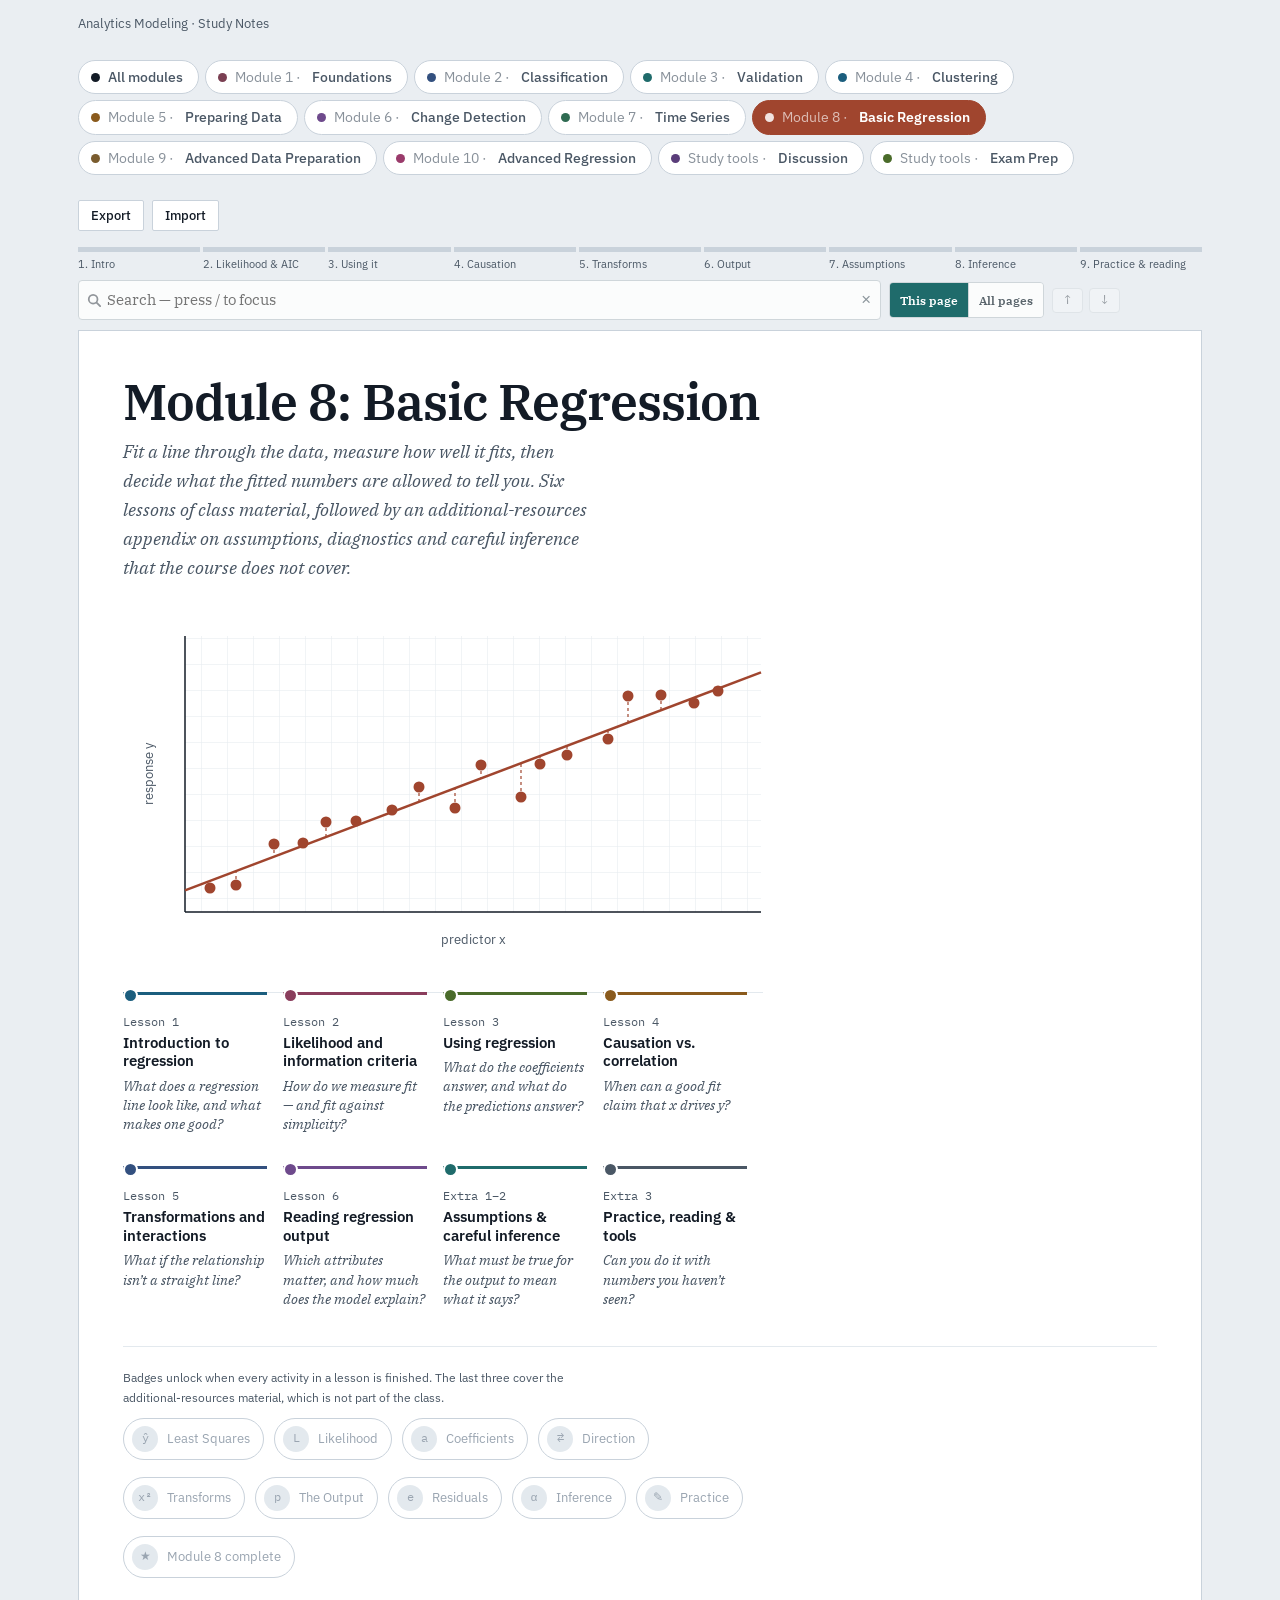
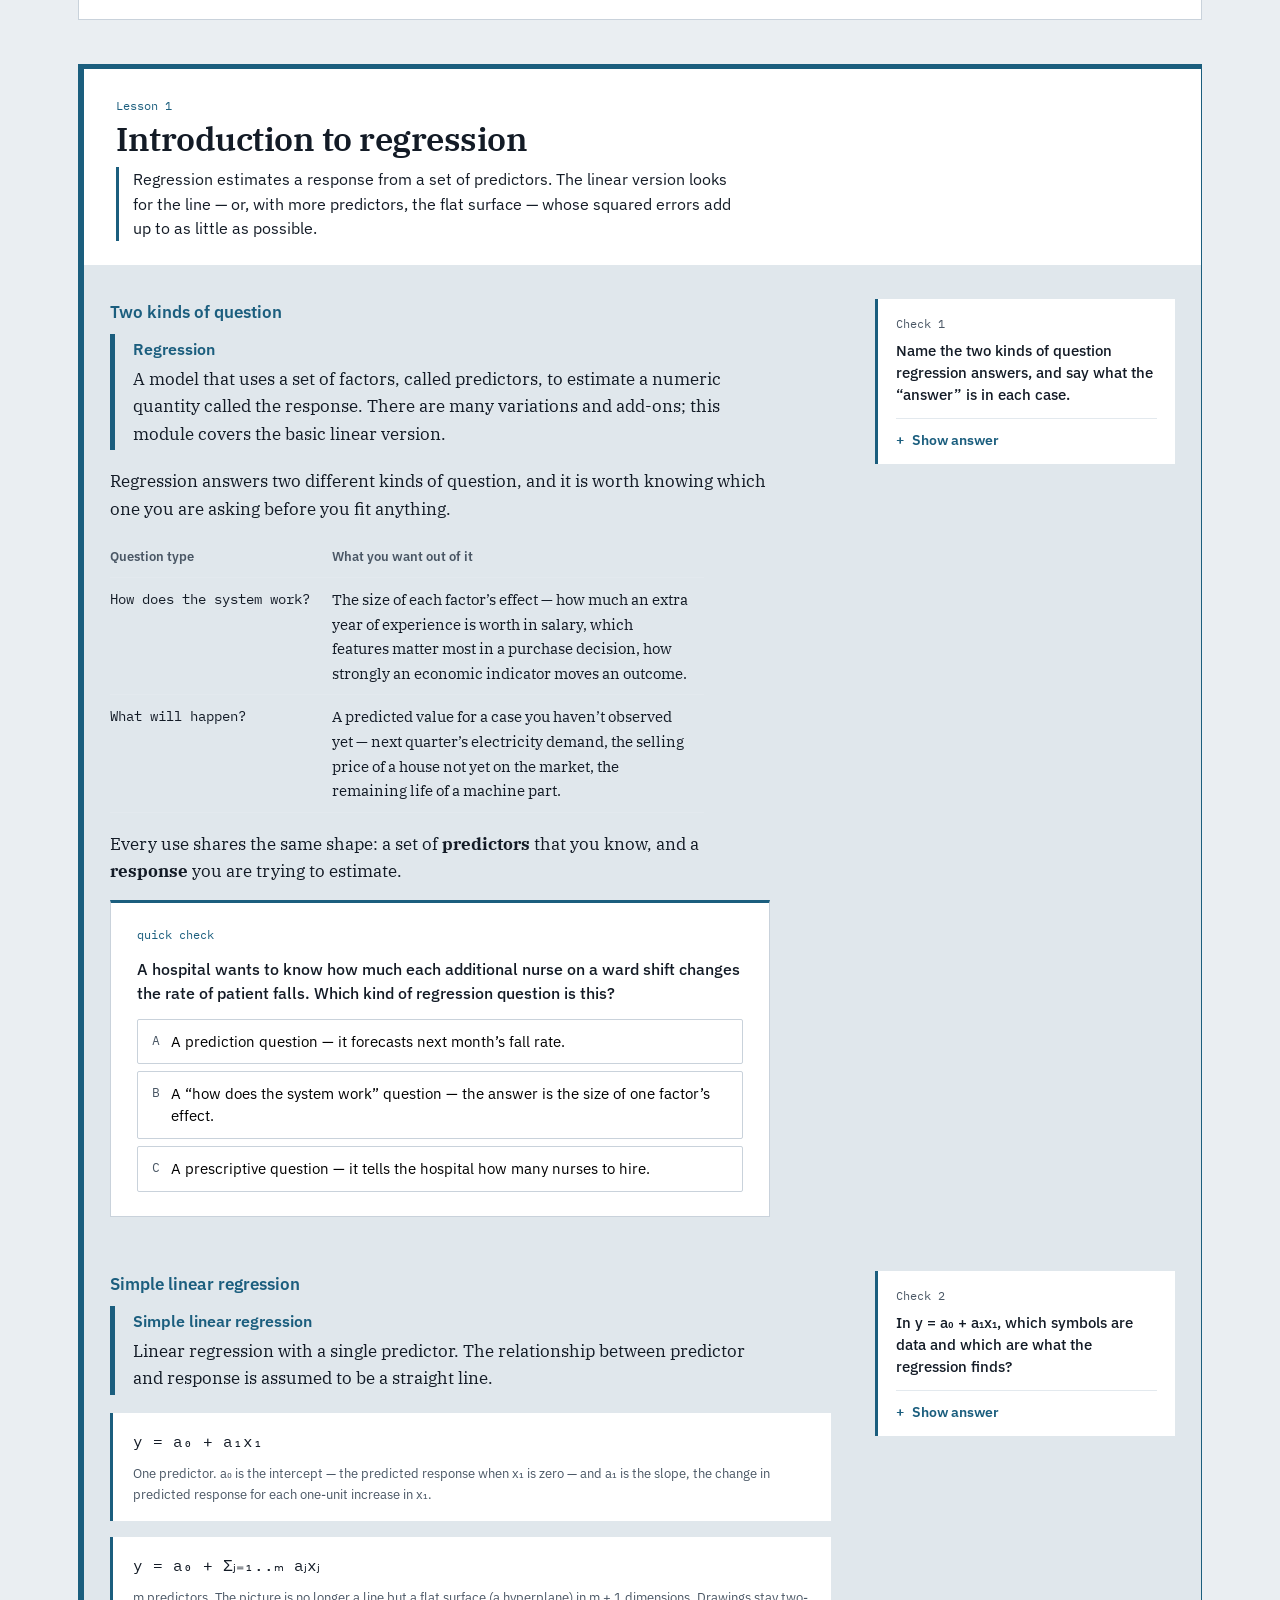
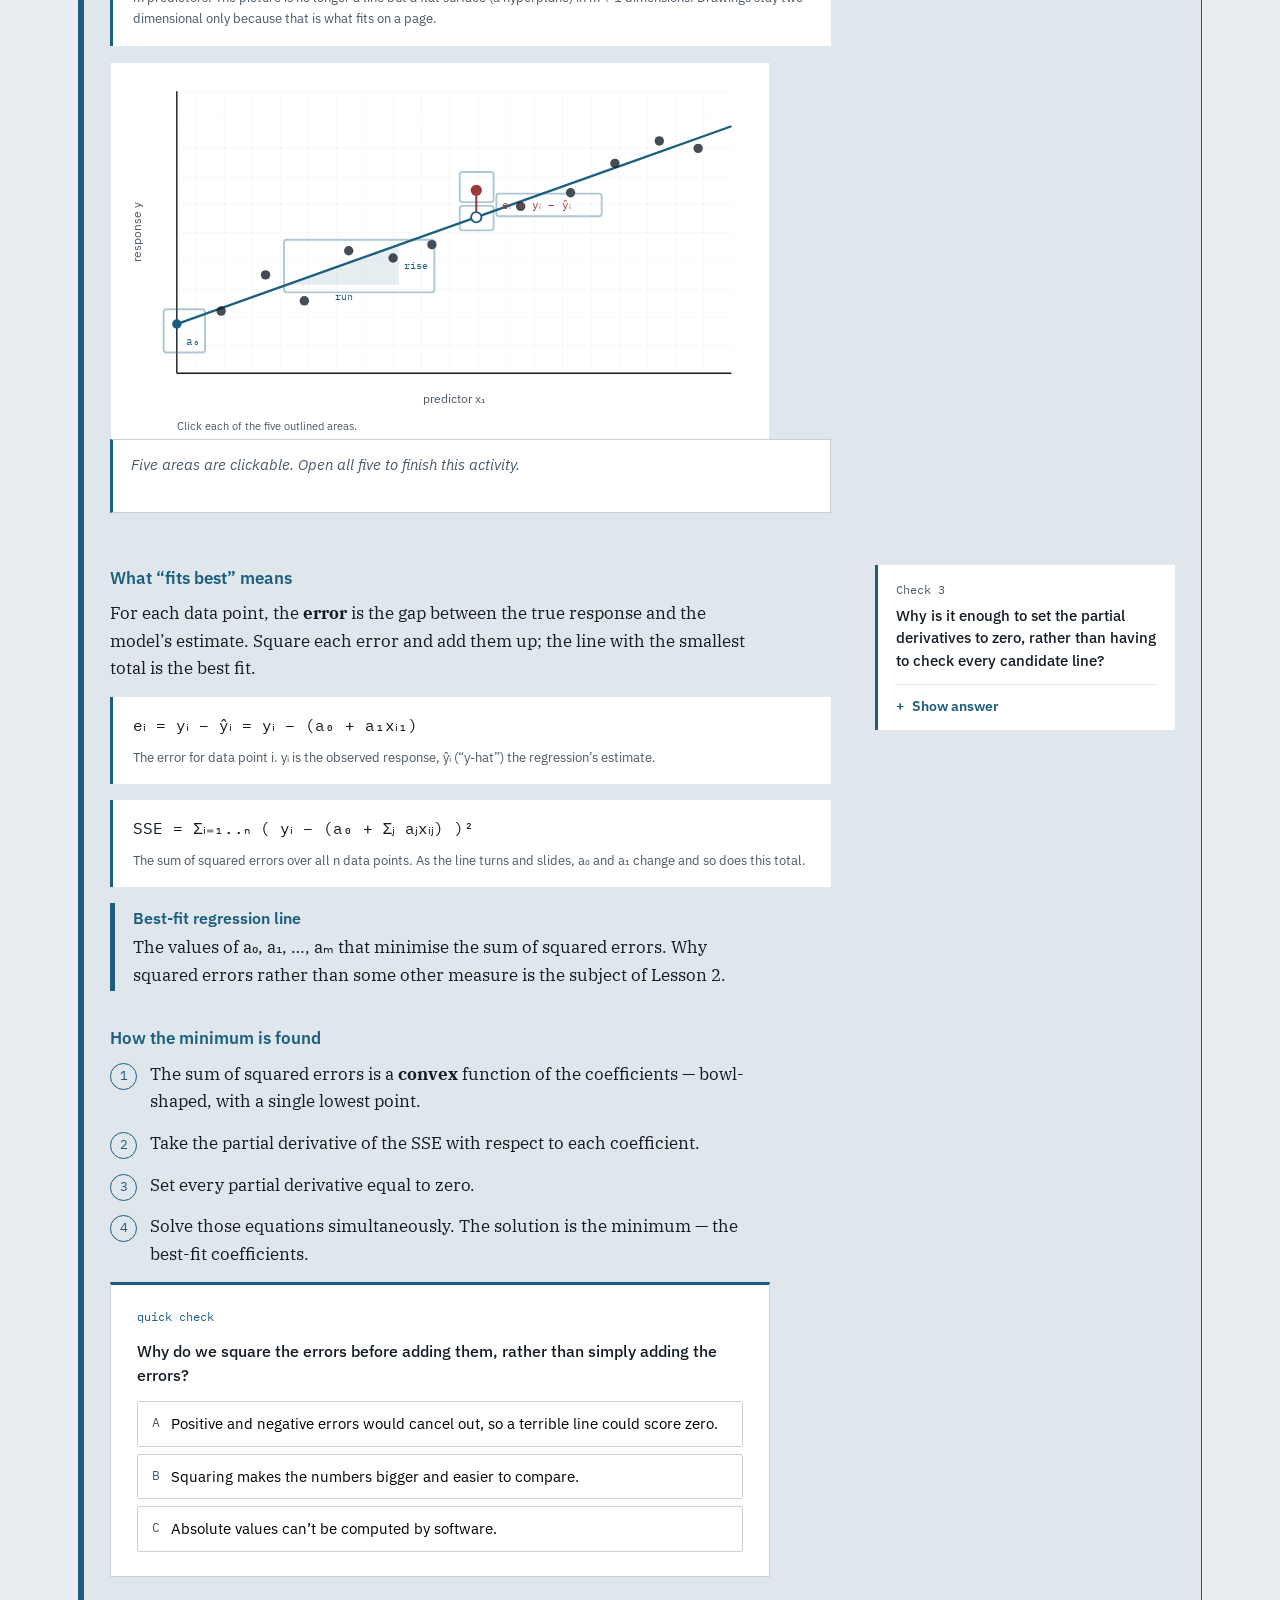
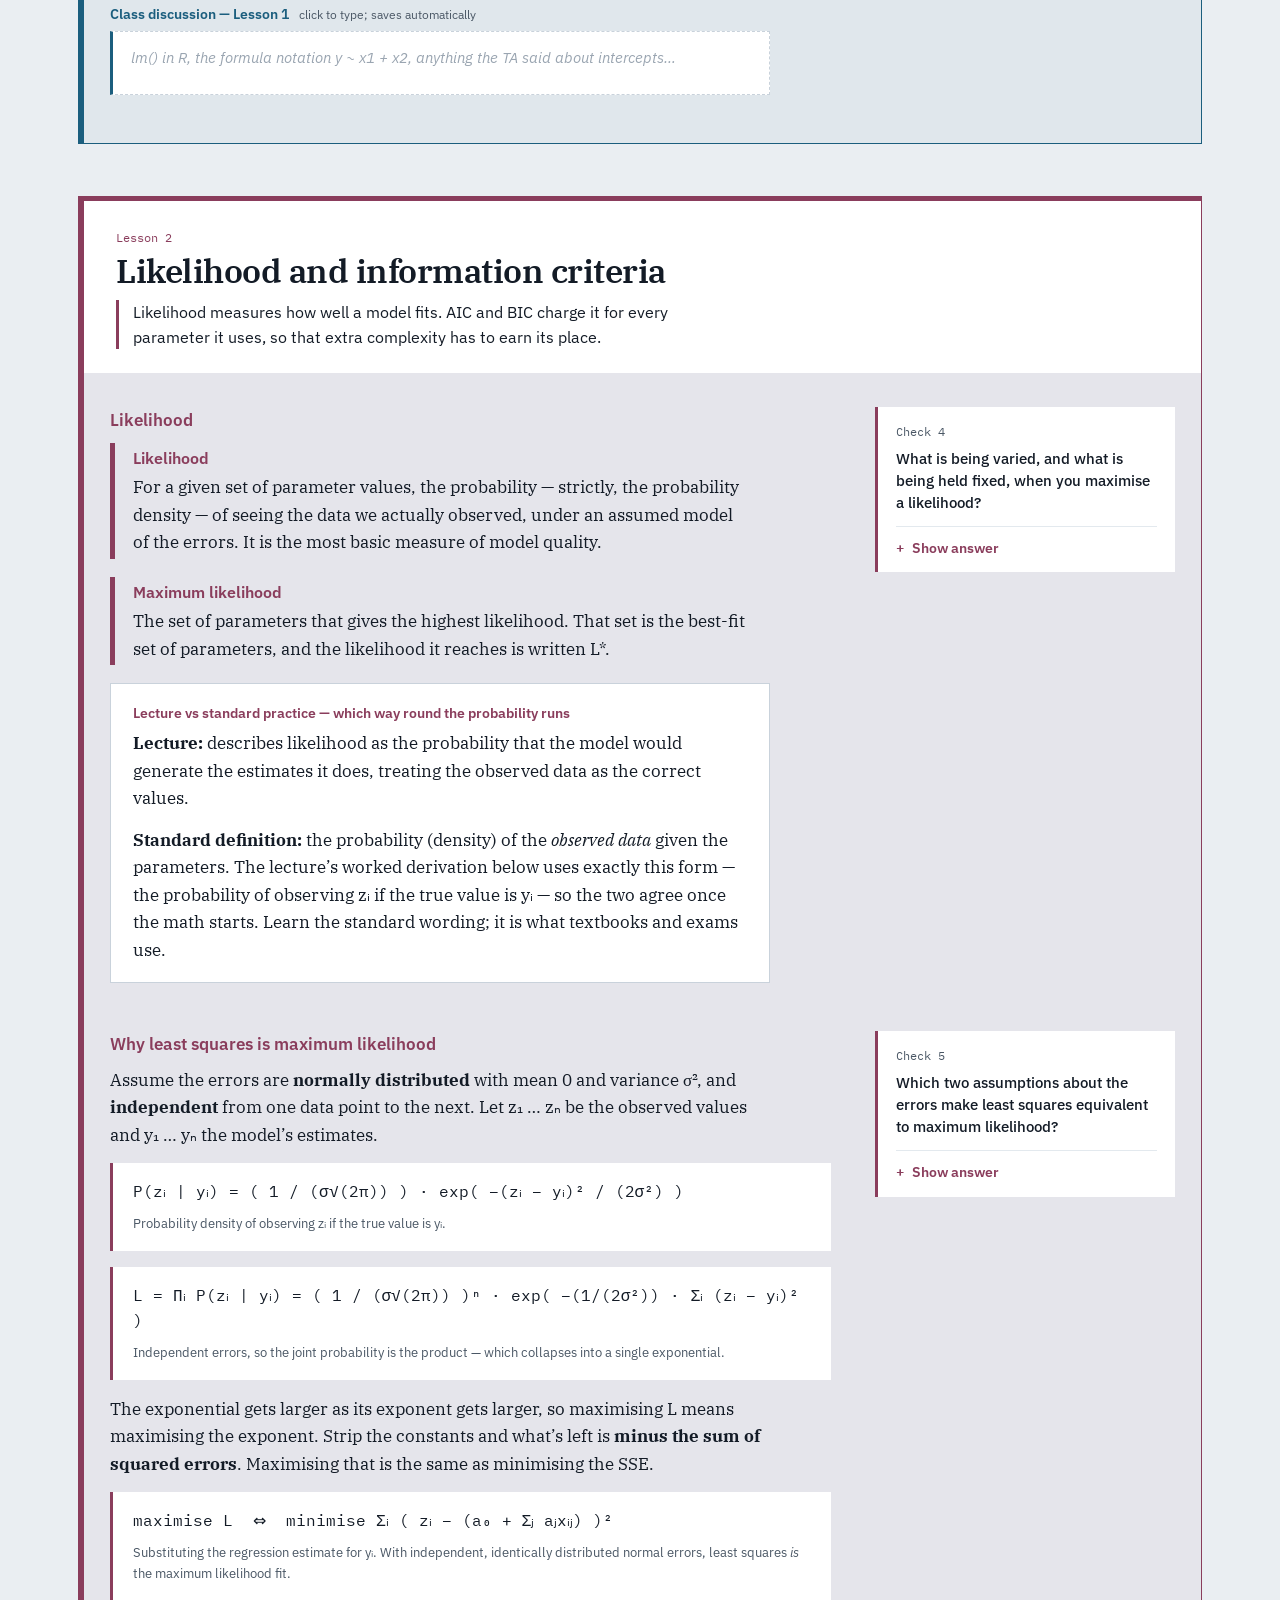
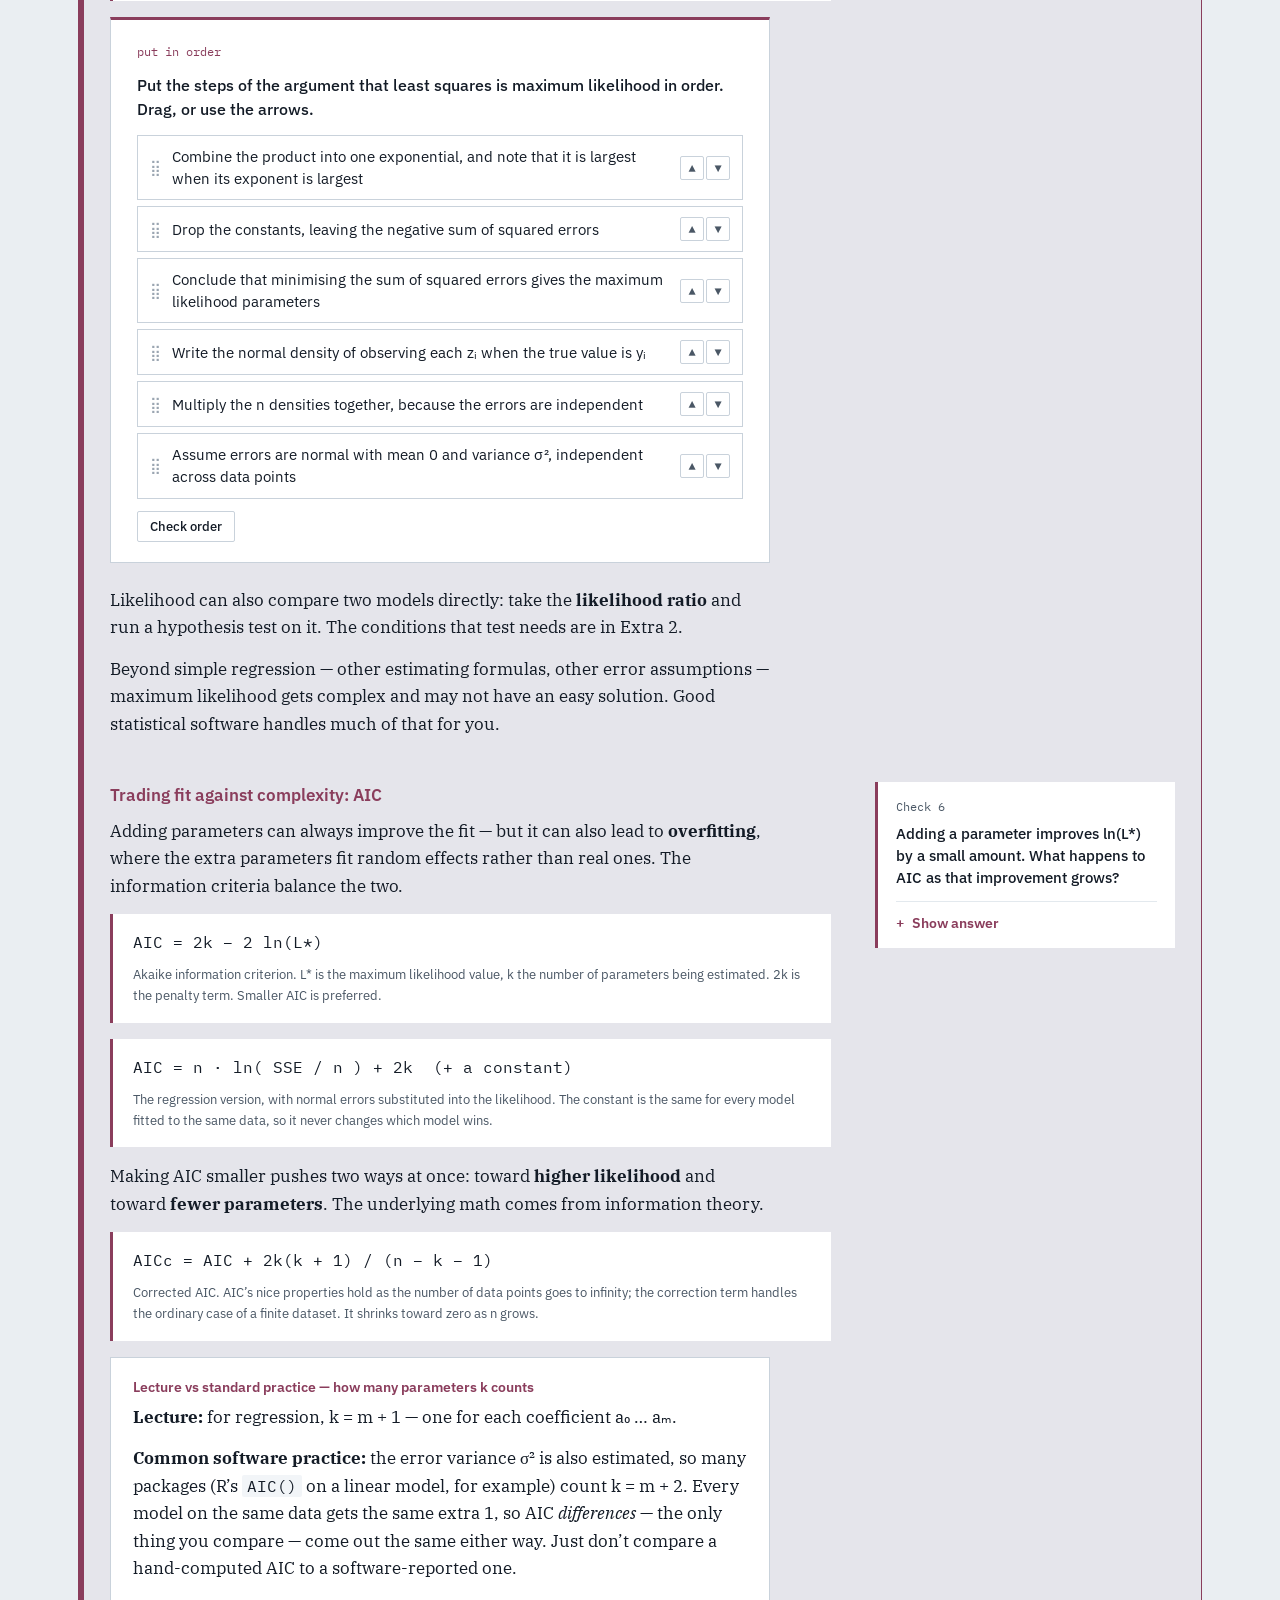
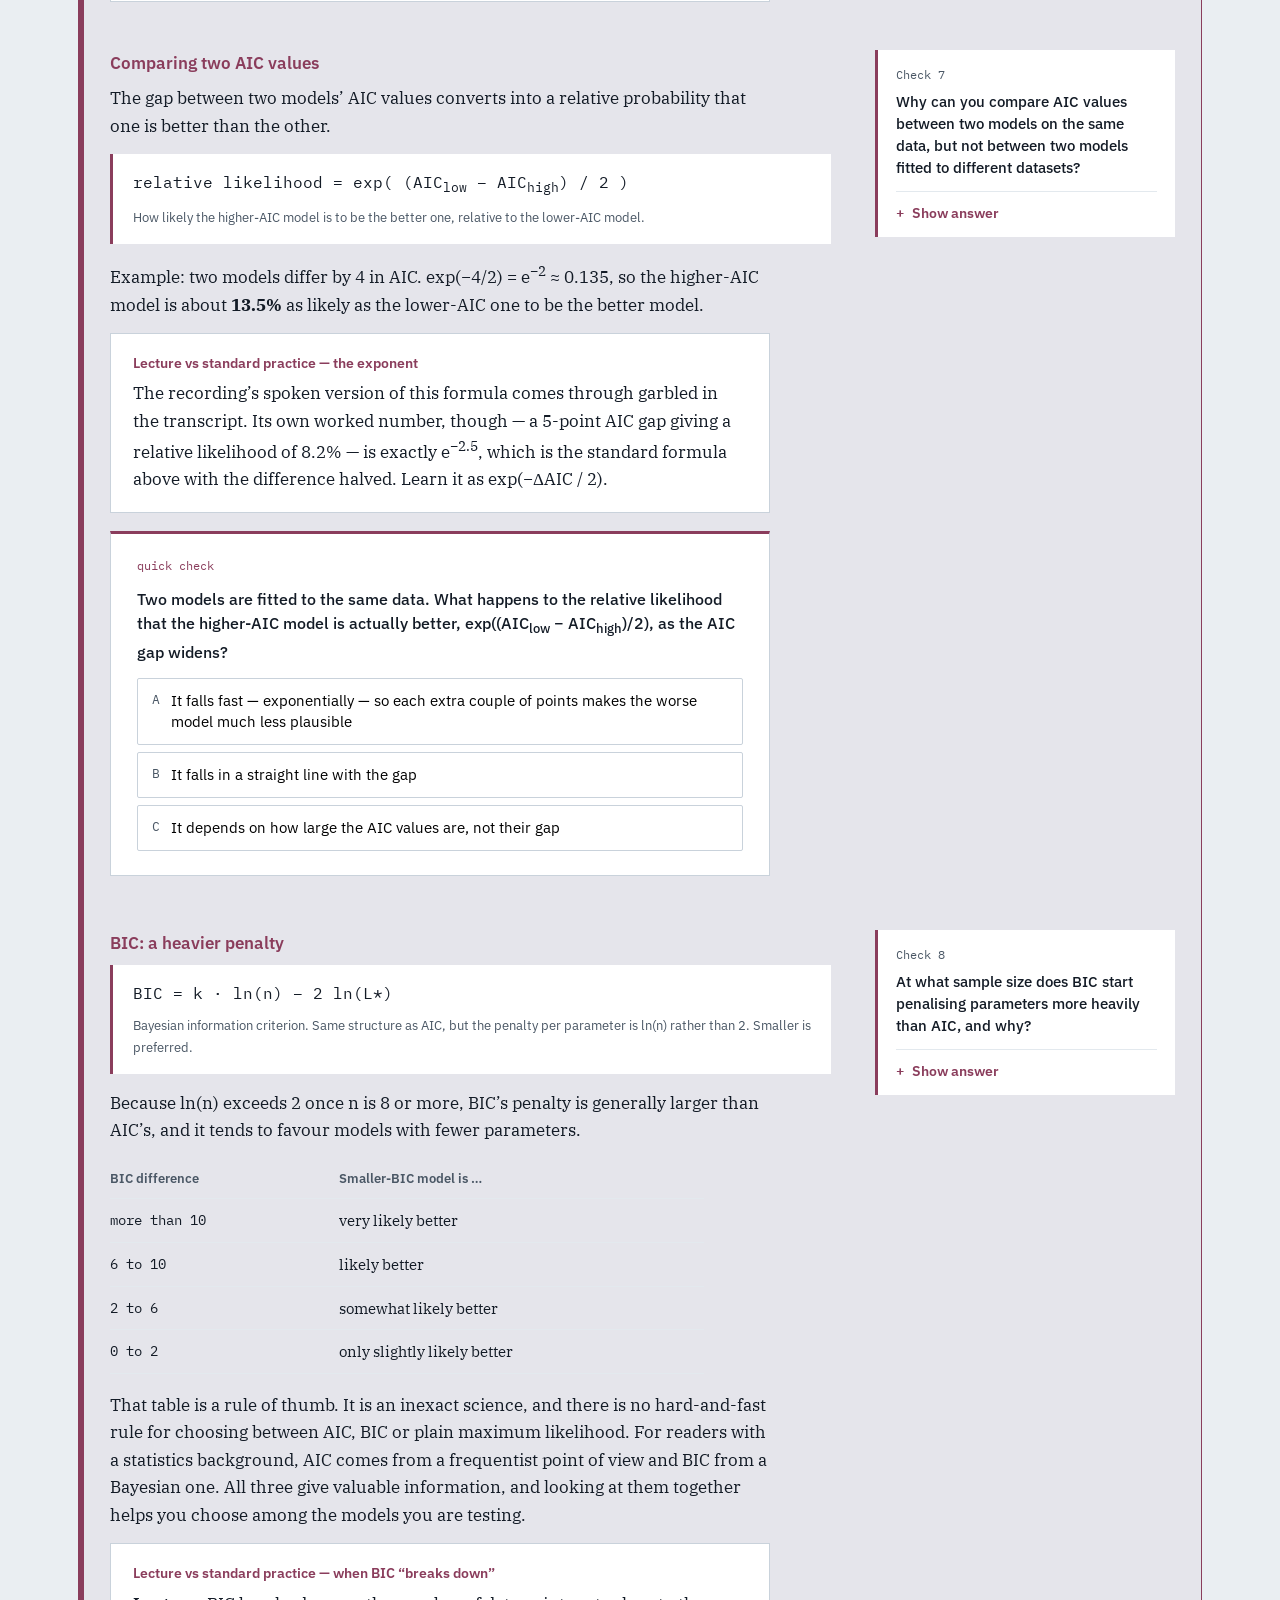
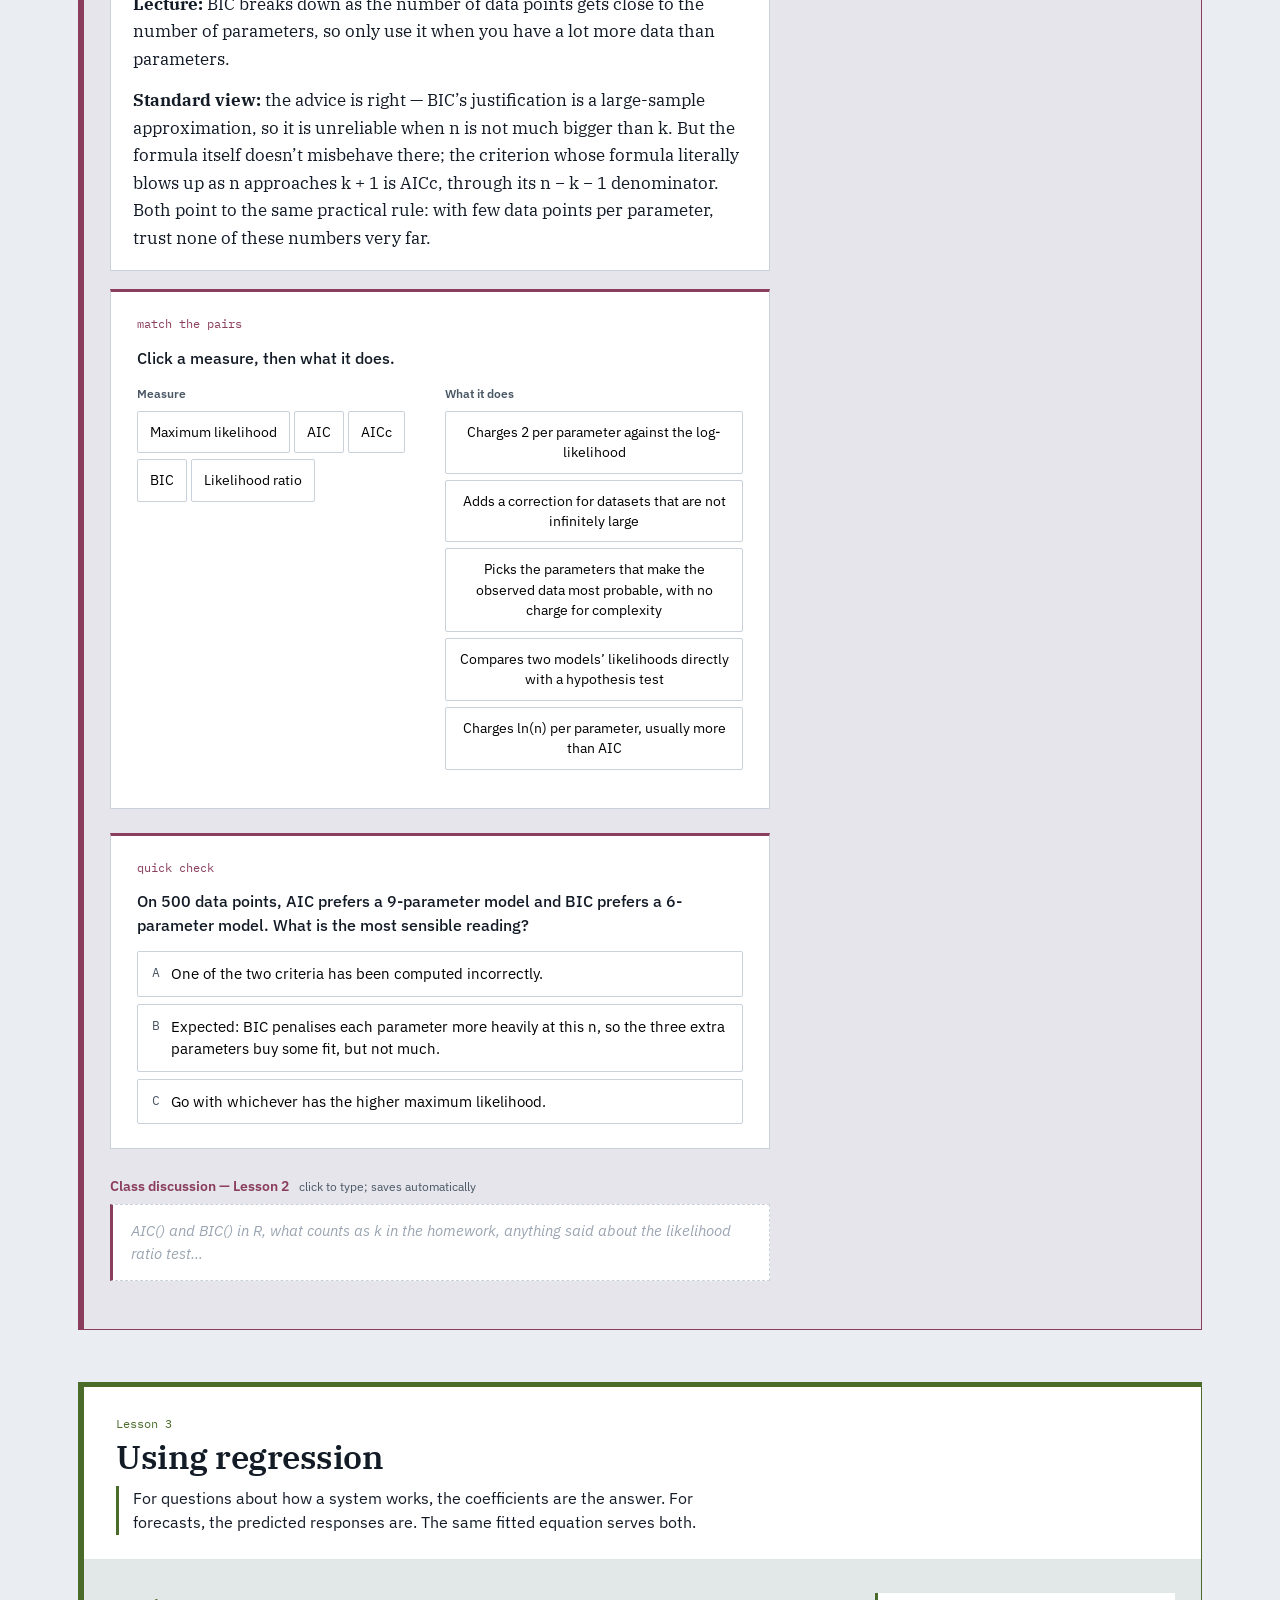
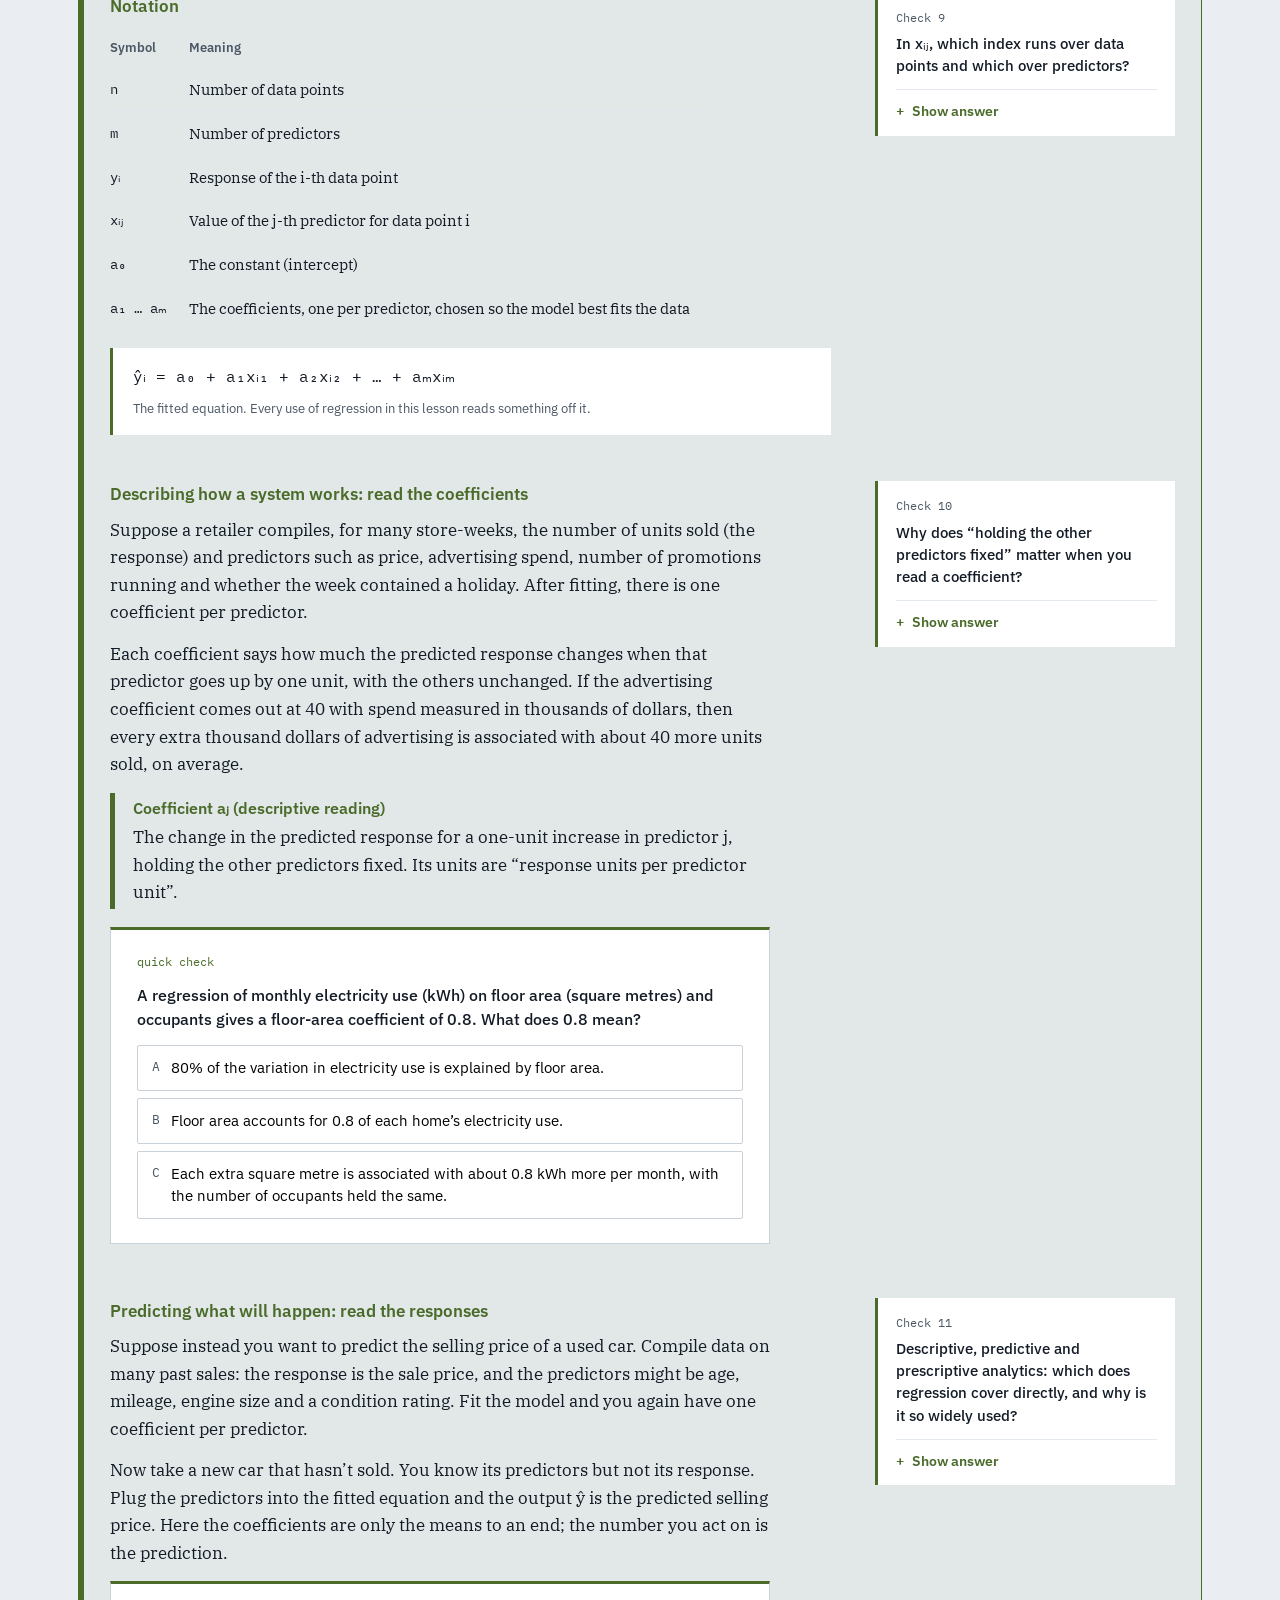
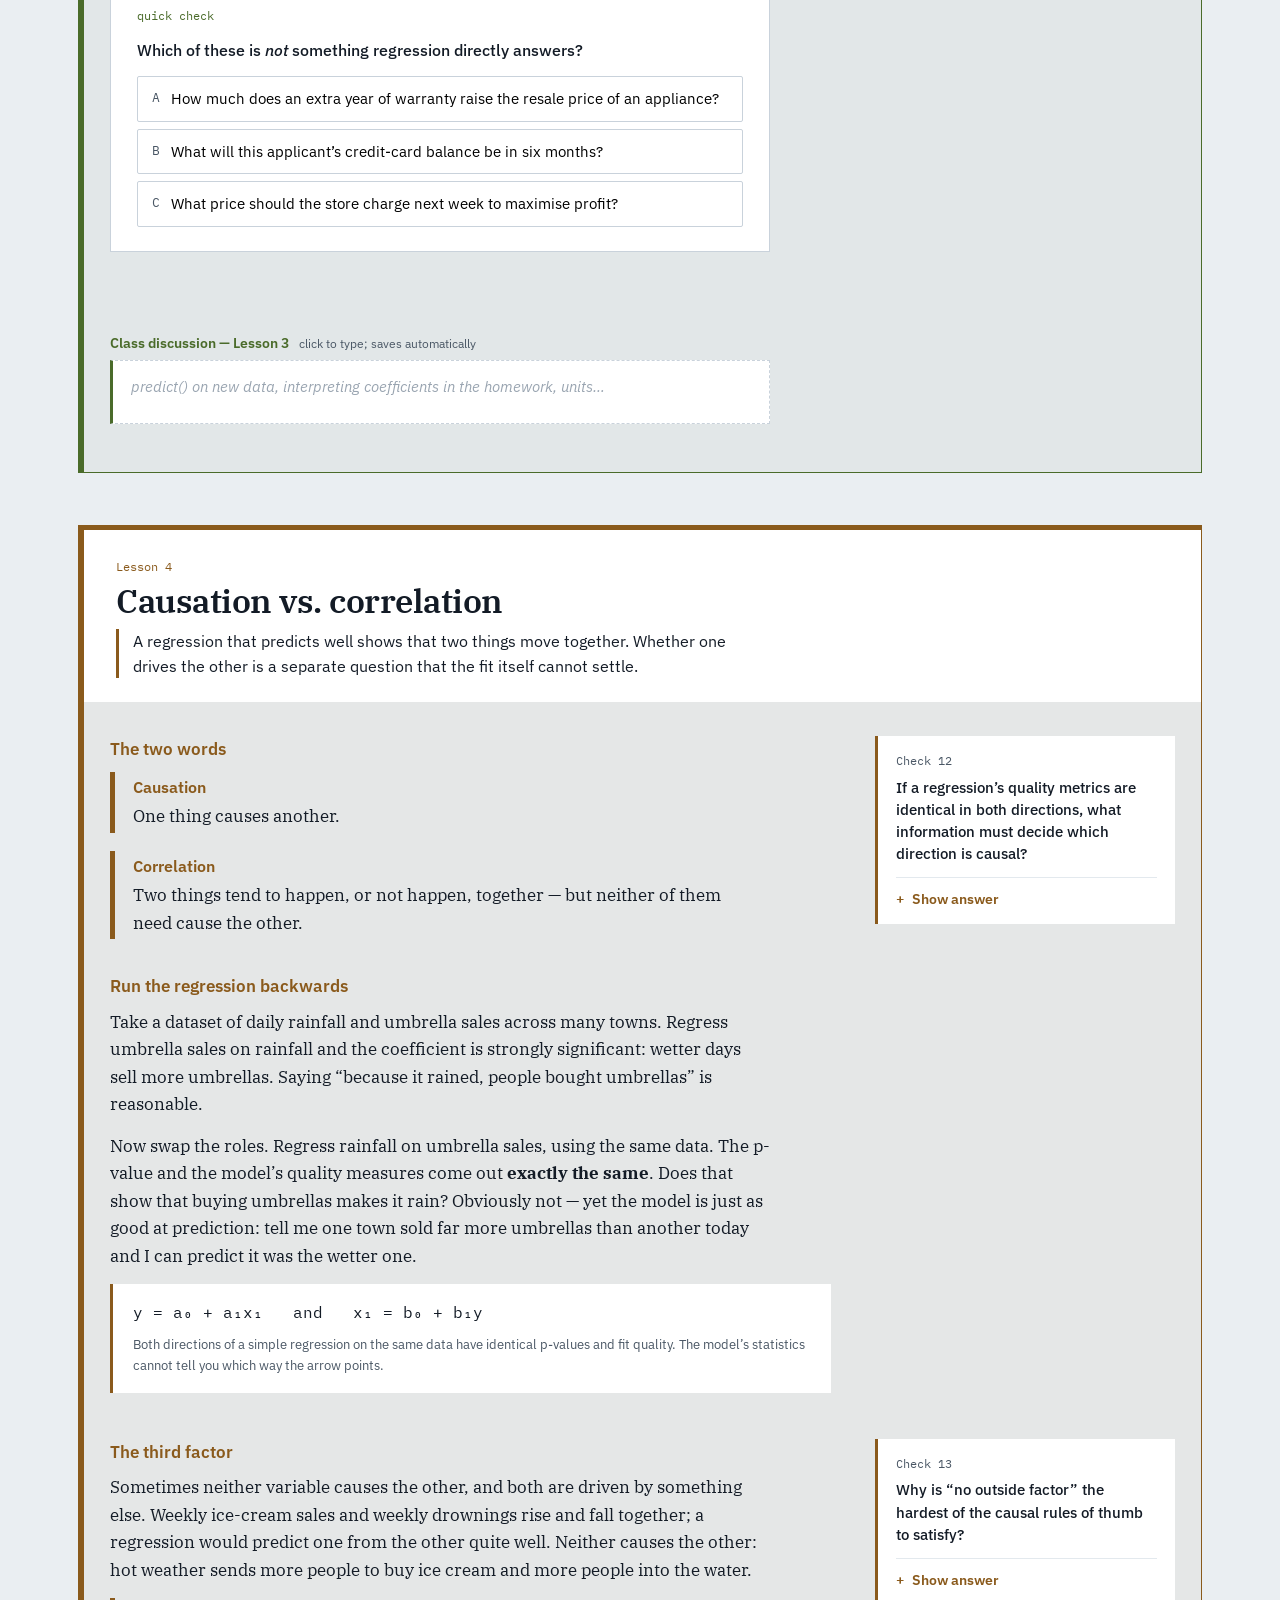
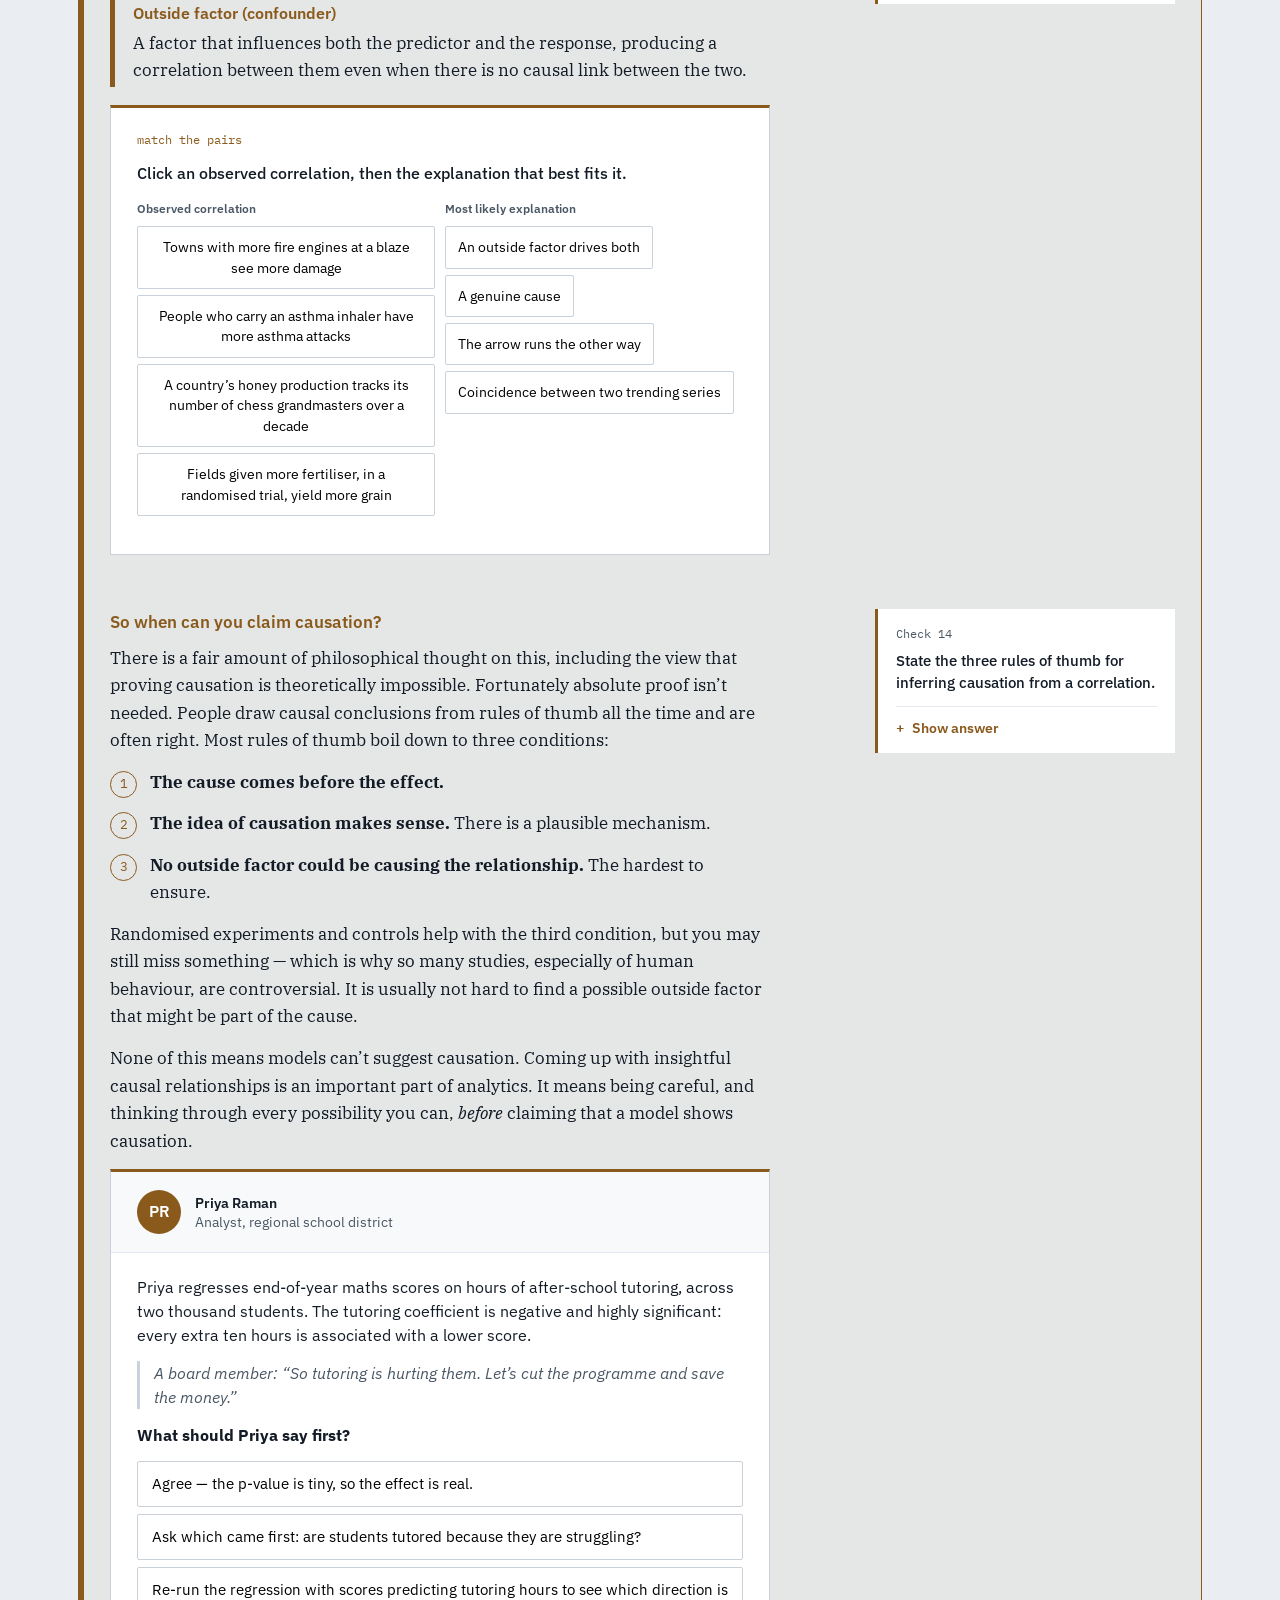
<file: module-8-basic-regression.html>
<!DOCTYPE html>
<html lang="en">
<head>
<meta charset="utf-8">
<meta name="viewport" content="width=device-width, initial-scale=1">
<meta name="robots" content="noindex">
<title>Module 8: Basic Regression — Study Notes</title>
<link rel="preconnect" href="https://fonts.googleapis.com">
<link rel="preconnect" href="https://fonts.gstatic.com" crossorigin>
<link href="https://fonts.googleapis.com/css2?family=IBM+Plex+Mono:wght@400;500&family=IBM+Plex+Sans:wght@400;500;600&family=IBM+Plex+Serif:ital,wght@0,400;0,600;1,400&display=swap" rel="stylesheet">
<link rel="stylesheet" href="study.css">
</head>
<body data-page="m8">
<div class="wrap">

<div class="topbar">
  <div class="topline">
    <a class="brand" href="index.html">Analytics Modeling &middot; Study Notes</a>
    <nav class="tabs" aria-label="Modules"></nav>
    <div class="toolbar">
      <button class="btn" id="exportBtn">Export</button>
      <button class="btn" id="importBtn">Import</button>
    </div>
  </div>
  <nav class="rail" id="rail" aria-label="Lessons in this module"></nav>
</div>

<header class="hero">

  <h1>Module 8: Basic Regression</h1>
  <p class="sub">Fit a line through the data, measure how well it fits, then decide what the fitted numbers are allowed to tell you. Six lessons of class material, followed by an additional-resources appendix on assumptions, diagnostics and careful inference that the course does not cover.</p>

  <svg class="plot" viewBox="0 0 660 350" role="img" aria-label="Scatter plot of points rising from left to right, with a fitted straight line through them and dashed vertical residuals from each point to the line. Axes are labelled predictor and response.">
    <defs><pattern id="grid" width="26" height="26" patternUnits="userSpaceOnUse"><path d="M 26 0 L 0 0 0 26" fill="none" stroke="#e3e9ee" stroke-width="1"/></pattern></defs>
    <rect x="62" y="24" width="576" height="276" fill="url(#grid)"/>
    <line x1="62" y1="300" x2="638" y2="300" stroke="#131b26" stroke-width="1.5"/>
    <line x1="62" y1="300" x2="62" y2="24" stroke="#131b26" stroke-width="1.5"/>
    <text x="350" y="332" text-anchor="middle" font-family="IBM Plex Sans,sans-serif" font-size="13" fill="#4a5765">predictor x</text>
    <text x="30" y="162" text-anchor="middle" font-family="IBM Plex Sans,sans-serif" font-size="13" fill="#4a5765" transform="rotate(-90 30 162)">response y</text>
    <g class="ctr" stroke="#a0452e" stroke-width="1.2" stroke-dasharray="3 3" opacity=".75">
      <line x1="87" y1="276" x2="87" y2="269.0"/><line x1="113" y1="273" x2="113" y2="259.1"/><line x1="151" y1="232" x2="151" y2="244.7"/><line x1="180" y1="231" x2="180" y2="233.8"/><line x1="203" y1="210" x2="203" y2="225.1"/><line x1="233" y1="209" x2="233" y2="213.7"/><line x1="269" y1="198" x2="269" y2="200.1"/><line x1="296" y1="175" x2="296" y2="189.9"/><line x1="332" y1="196" x2="332" y2="176.2"/><line x1="358" y1="153" x2="358" y2="166.4"/><line x1="398" y1="185" x2="398" y2="151.3"/><line x1="417" y1="152" x2="417" y2="144.1"/><line x1="444" y1="143" x2="444" y2="133.9"/><line x1="485" y1="127" x2="485" y2="118.3"/><line x1="505" y1="84" x2="505" y2="110.8"/><line x1="538" y1="83" x2="538" y2="98.3"/><line x1="571" y1="91" x2="571" y2="85.8"/><line x1="595" y1="79" x2="595" y2="76.7"/>
    </g>
    <g class="ctr"><line x1="62" y1="278.4" x2="638" y2="60.4" stroke="#a0452e" stroke-width="2.5"/></g>
    <g style="--dot:#a0452e">
      <circle class="pt" cx="87" cy="276" r="5.5" style="animation-delay:0.35s"/><circle class="pt" cx="113" cy="273" r="5.5" style="animation-delay:0.41s"/><circle class="pt" cx="151" cy="232" r="5.5" style="animation-delay:0.47s"/><circle class="pt" cx="180" cy="231" r="5.5" style="animation-delay:0.53s"/><circle class="pt" cx="203" cy="210" r="5.5" style="animation-delay:0.59s"/><circle class="pt" cx="233" cy="209" r="5.5" style="animation-delay:0.65s"/><circle class="pt" cx="269" cy="198" r="5.5" style="animation-delay:0.71s"/><circle class="pt" cx="296" cy="175" r="5.5" style="animation-delay:0.77s"/><circle class="pt" cx="332" cy="196" r="5.5" style="animation-delay:0.83s"/><circle class="pt" cx="358" cy="153" r="5.5" style="animation-delay:0.89s"/><circle class="pt" cx="398" cy="185" r="5.5" style="animation-delay:0.95s"/><circle class="pt" cx="417" cy="152" r="5.5" style="animation-delay:1.01s"/><circle class="pt" cx="444" cy="143" r="5.5" style="animation-delay:1.07s"/><circle class="pt" cx="485" cy="127" r="5.5" style="animation-delay:1.13s"/><circle class="pt" cx="505" cy="84" r="5.5" style="animation-delay:1.19s"/><circle class="pt" cx="538" cy="83" r="5.5" style="animation-delay:1.25s"/><circle class="pt" cx="571" cy="91" r="5.5" style="animation-delay:1.31s"/><circle class="pt" cx="595" cy="79" r="5.5" style="animation-delay:1.37s"/>
    </g>
  </svg>

  <ul class="track">
    <li style="--dot:#1b5e7e"><a href="#l1"><span class="tnum">Lesson 1</span><span class="tname">Introduction to regression</span><span class="tq">What does a regression line look like, and what makes one good?</span></a></li>
    <li style="--dot:#8a3d5c"><a href="#l2"><span class="tnum">Lesson 2</span><span class="tname">Likelihood and information criteria</span><span class="tq">How do we measure fit — and fit against simplicity?</span></a></li>
    <li style="--dot:#4a6b2a"><a href="#l3"><span class="tnum">Lesson 3</span><span class="tname">Using regression</span><span class="tq">What do the coefficients answer, and what do the predictions answer?</span></a></li>
    <li style="--dot:#8a5a1c"><a href="#l4"><span class="tnum">Lesson 4</span><span class="tname">Causation vs. correlation</span><span class="tq">When can a good fit claim that x drives y?</span></a></li>
    <li style="--dot:#33507f"><a href="#l5"><span class="tnum">Lesson 5</span><span class="tname">Transformations and interactions</span><span class="tq">What if the relationship isn’t a straight line?</span></a></li>
    <li style="--dot:#6e4a8c"><a href="#l6"><span class="tnum">Lesson 6</span><span class="tname">Reading regression output</span><span class="tq">Which attributes matter, and how much does the model explain?</span></a></li>
    <li style="--dot:#1f6b6b"><a href="#extra"><span class="tnum">Extra 1–2</span><span class="tname">Assumptions &amp; careful inference</span><span class="tq">What must be true for the output to mean what it says?</span></a></li>
    <li style="--dot:#4a5765"><a href="#x3"><span class="tnum">Extra 3</span><span class="tname">Practice, reading &amp; tools</span><span class="tq">Can you do it with numbers you haven’t seen?</span></a></li>
  </ul>

  <div class="badge-strip">
    <p class="cap">Badges unlock when every activity in a lesson is finished. The last three cover the additional-resources material, which is not part of the class.</p>
    <ul class="badges">
      <li class="badge" data-for="l1" style="--b:#1b5e7e"><span class="gem">ŷ</span><span class="nm">Least Squares</span></li>
      <li class="badge" data-for="l2" style="--b:#8a3d5c"><span class="gem">L</span><span class="nm">Likelihood</span></li>
      <li class="badge" data-for="l3" style="--b:#4a6b2a"><span class="gem">a</span><span class="nm">Coefficients</span></li>
      <li class="badge" data-for="l4" style="--b:#8a5a1c"><span class="gem">⇄</span><span class="nm">Direction</span></li>
      <li class="badge" data-for="l5" style="--b:#33507f"><span class="gem">x²</span><span class="nm">Transforms</span></li>
      <li class="badge" data-for="l6" style="--b:#6e4a8c"><span class="gem">p</span><span class="nm">The Output</span></li>
      <li class="badge" data-for="x1" style="--b:#1f6b6b"><span class="gem">e</span><span class="nm">Residuals</span></li>
      <li class="badge" data-for="x2" style="--b:#2f6b45"><span class="gem">α</span><span class="nm">Inference</span></li>
      <li class="badge" data-for="x3" style="--b:#4a5765"><span class="gem">✎</span><span class="nm">Practice</span></li>
      <li class="badge" data-for="*" style="--b:#131b26"><span class="gem">★</span><span class="nm">Module 8 complete</span></li>
    </ul>
  </div>
</header>

<!-- ============ LESSON 1 ============ -->
<section class="lesson" id="l1" data-short="Intro" style="--accent:#1b5e7e">
  <div class="lesson-head">
    <span class="ln">Lesson 1</span>
    <h2>Introduction to regression</h2>
    <p class="keyline">Regression estimates a response from a set of predictors. The linear version looks for the line — or, with more predictors, the flat surface — whose squared errors add up to as little as possible.</p>
  </div>

  <div class="row">
    <div class="main">
      <h3>Two kinds of question</h3>
      <div class="defn">
        <span class="term">Regression</span>
        <p>A model that uses a set of factors, called predictors, to estimate a numeric quantity called the response. There are many variations and add-ons; this module covers the basic linear version.</p>
      </div>
      <p>Regression answers two different kinds of question, and it is worth knowing which one you are asking before you fit anything.</p>
      <table>
        <tr><th>Question type</th><th>What you want out of it</th></tr>
        <tr><td>How does the system work?</td><td>The size of each factor’s effect — how much an extra year of experience is worth in salary, which features matter most in a purchase decision, how strongly an economic indicator moves an outcome.</td></tr>
        <tr><td>What will happen?</td><td>A predicted value for a case you haven’t observed yet — next quarter’s electricity demand, the selling price of a house not yet on the market, the remaining life of a machine part.</td></tr>
      </table>
      <p>Every use shares the same shape: a set of <strong>predictors</strong> that you know, and a <strong>response</strong> you are trying to estimate.</p>

      <div class="ix" data-quiz="m8l1-q1">
        <div class="ix-head"><span class="ix-kind">quick check</span><span class="ix-done">answered</span></div>
        <p class="prompt">A hospital wants to know how much each additional nurse on a ward shift changes the rate of patient falls. Which kind of regression question is this?</p>
        <div class="opts">
          <button class="opt" data-fb="A forecast would produce a number for a future shift. What is wanted here is the size of an effect — the answer is a coefficient, not a predicted value.">A prediction question — it forecasts next month’s fall rate.</button>
          <button class="opt" data-right data-fb="The answer the hospital wants is “one more nurse is associated with this much change”, which is the coefficient on staffing. That is the “how does the system work” use of regression.">A “how does the system work” question — the answer is the size of one factor’s effect.</button>
          <button class="opt" data-fb="Regression can’t directly tell the hospital what to do, but that isn’t what this question asks. It asks for the effect of a factor; any staffing decision would come afterwards.">A prescriptive question — it tells the hospital how many nurses to hire.</button>
        </div>
        <p class="fb"></p>
      </div>
    </div>
    <aside class="check">
      <span class="n">Check 1</span>
      <p class="q">Name the two kinds of question regression answers, and say what the “answer” is in each case.</p>
      <details><summary>Show answer</summary>
        <p class="a">How a system works: the answer is the coefficients — the size of each factor’s effect.</p>
        <p class="a">What will happen: the answer is the predicted response for a new data point.</p>
      </details>
    </aside>
  </div>

  <div class="row">
    <div class="main">
      <h3>Simple linear regression</h3>
      <div class="defn">
        <span class="term">Simple linear regression</span>
        <p>Linear regression with a single predictor. The relationship between predictor and response is assumed to be a straight line.</p>
      </div>
      <div class="formula">y = a₀ + a₁x₁<span class="cap">One predictor. a₀ is the intercept — the predicted response when x₁ is zero — and a₁ is the slope, the change in predicted response for each one-unit increase in x₁.</span></div>
      <div class="formula">y = a₀ + Σⱼ₌₁..ₘ aⱼxⱼ<span class="cap">m predictors. The picture is no longer a line but a flat surface (a hyperplane) in m + 1 dimensions. Drawings stay two-dimensional only because that is what fits on a page.</span></div>

      <figure class="hotwrap" data-hotspot="m8l1-hot">
        <svg class="fig" viewBox="0 0 700 400" role="img" aria-label="Scatter plot with a fitted regression line. Five clickable areas: an observed point, its fitted value on the line, the residual between them, the intercept, and the slope triangle.">
          <defs><pattern id="g81" width="30" height="30" patternUnits="userSpaceOnUse"><path d="M 30 0 L 0 0 0 30" fill="none" stroke="#eef1f4" stroke-width="1"/></pattern></defs>
          <rect x="70" y="30" width="590" height="300" fill="url(#g81)"/>
          <line x1="70" y1="330" x2="660" y2="330" stroke="#131b26" stroke-width="1.5"/>
          <line x1="70" y1="330" x2="70" y2="30" stroke="#131b26" stroke-width="1.5"/>
          <text x="365" y="362" text-anchor="middle" font-family="IBM Plex Sans,sans-serif" font-size="12.5" fill="#4a5765">predictor x₁</text>
          <text x="32" y="180" text-anchor="middle" font-family="IBM Plex Sans,sans-serif" font-size="12.5" fill="#4a5765" transform="rotate(-90 32 180)">response y</text>
          <polygon points="188,235.6 306,235.6 306,193.6" fill="#1b5e7e" opacity=".10" stroke="#1b5e7e" stroke-width="1" stroke-dasharray="4 3"/>
          <text x="238" y="252" font-family="IBM Plex Mono,monospace" font-size="11" fill="#1b5e7e">run</text>
          <text x="312" y="219" font-family="IBM Plex Mono,monospace" font-size="11" fill="#1b5e7e">rise</text>
          <line x1="70" y1="277.7" x2="660" y2="67.3" stroke="#1b5e7e" stroke-width="2.5"/>
          <g fill="#131b26" opacity=".78">
            <circle cx="117.2" cy="263.9" r="5"/><circle cx="164.4" cy="225.4" r="5"/><circle cx="205.7" cy="253.0" r="5"/><circle cx="252.9" cy="199.7" r="5"/><circle cx="300.1" cy="207.4" r="5"/><circle cx="341.4" cy="193.2" r="5"/><circle cx="435.8" cy="152.5" r="5"/><circle cx="488.9" cy="138.0" r="5"/><circle cx="536.1" cy="106.8" r="5"/><circle cx="583.3" cy="82.9" r="5"/><circle cx="624.6" cy="90.8" r="5"/>
          </g>
          <line x1="388.6" y1="135.4" x2="388.6" y2="164.1" stroke="#9d3b3b" stroke-width="2.2"/>
          <circle cx="388.6" cy="135.4" r="6" fill="#9d3b3b"/>
          <circle cx="388.6" cy="164.1" r="5.5" fill="#ffffff" stroke="#1b5e7e" stroke-width="2"/>
          <text x="416" y="155" font-family="IBM Plex Mono,monospace" font-size="12" fill="#9d3b3b">eᵢ = yᵢ − ŷᵢ</text>
          <circle cx="70" cy="277.7" r="5" fill="#1b5e7e"/>
          <text x="80" y="300" font-family="IBM Plex Mono,monospace" font-size="12" fill="#1b5e7e">a₀</text>
          <text x="70" y="390" font-family="IBM Plex Sans,sans-serif" font-size="11.5" fill="#4a5765">Click each of the five outlined areas.</text>

          <g class="hs" data-title="An observed data point"
             data-body="The red dot is one real observation: its predictor value xᵢ and its true response yᵢ. Regression treats these as fixed — they are the data the line is being fitted to.">
            <rect class="hit" x="371" y="116" width="36" height="32"/><rect class="ring" x="371" y="116" width="36" height="32" rx="3"/>
          </g>
          <g class="hs" data-title="The fitted value ŷᵢ"
             data-body="The open circle is where the line sits at the same xᵢ: the model’s estimate, ŷᵢ = a₀ + a₁xᵢ. Every observed point has a fitted value directly above or below it.">
            <rect class="hit" x="371" y="152" width="36" height="26"/><rect class="ring" x="371" y="152" width="36" height="26" rx="3"/>
          </g>
          <g class="hs" data-title="The error, or residual"
             data-body="The vertical gap between the observed and fitted values. It is measured straight up and down — in units of the response — not as the shortest distance to the line. Squaring these gaps and adding them up gives the sum of squared errors the fit minimises.">
            <rect class="hit" x="410" y="139" width="112" height="24"/><rect class="ring" x="410" y="139" width="112" height="24" rx="3"/>
          </g>
          <g class="hs" data-title="The intercept a₀"
             data-body="Where the line crosses x₁ = 0: the predicted response when the predictor is zero. Often it is just the constant that positions the line, with no sensible real-world reading — a predictor value of zero may lie far outside the data.">
            <rect class="hit" x="56" y="262" width="44" height="46"/><rect class="ring" x="56" y="262" width="44" height="46" rx="3"/>
          </g>
          <g class="hs" data-title="The slope a₁"
             data-body="Rise over run: how much the predicted response changes for each one-unit increase in x₁. Turning and sliding the line changes a₁ and a₀ together; the best-fit pair is the one with the smallest sum of squared errors.">
            <rect class="hit" x="184" y="188" width="160" height="56"/><rect class="ring" x="184" y="188" width="160" height="56" rx="3"/>
          </g>
        </svg>
        <div class="hotpanel"><span class="hint">Five areas are clickable. Open all five to finish this activity.</span></div>
      </figure>
    </div>
    <aside class="check">
      <span class="n">Check 2</span>
      <p class="q">In y = a₀ + a₁x₁, which symbols are data and which are what the regression finds?</p>
      <details><summary>Show answer</summary>
        <p class="a">x₁ and y come from the data. a₀ and a₁ are the unknowns — the regression coefficients — chosen so the line fits the data as closely as possible.</p>
      </details>
    </aside>
  </div>

  <div class="row">
    <div class="main">
      <h3>What “fits best” means</h3>
      <p>For each data point, the <strong>error</strong> is the gap between the true response and the model’s estimate. Square each error and add them up; the line with the smallest total is the best fit.</p>
      <div class="formula">eᵢ = yᵢ − ŷᵢ = yᵢ − (a₀ + a₁xᵢ₁)<span class="cap">The error for data point i. yᵢ is the observed response, ŷᵢ (“y-hat”) the regression’s estimate.</span></div>
      <div class="formula">SSE = Σᵢ₌₁..ₙ ( yᵢ − (a₀ + Σⱼ aⱼxᵢⱼ) )²<span class="cap">The sum of squared errors over all n data points. As the line turns and slides, a₀ and a₁ change and so does this total.</span></div>
      <div class="defn">
        <span class="term">Best-fit regression line</span>
        <p>The values of a₀, a₁, …, aₘ that minimise the sum of squared errors. Why squared errors rather than some other measure is the subject of Lesson 2.</p>
      </div>
      <h3>How the minimum is found</h3>
      <ol class="steps">
        <li>The sum of squared errors is a <strong>convex</strong> function of the coefficients — bowl-shaped, with a single lowest point.</li>
        <li>Take the partial derivative of the SSE with respect to each coefficient.</li>
        <li>Set every partial derivative equal to zero.</li>
        <li>Solve those equations simultaneously. The solution is the minimum — the best-fit coefficients.</li>
      </ol>

      <div class="ix" data-quiz="m8l1-q2">
        <div class="ix-head"><span class="ix-kind">quick check</span><span class="ix-done">answered</span></div>
        <p class="prompt">Why do we square the errors before adding them, rather than simply adding the errors?</p>
        <div class="opts">
          <button class="opt" data-right data-fb="Plain errors are positive above the line and negative below it, so they cancel: a line that misses badly in both directions can total zero. Squaring makes every miss count, and — as Lesson 2 shows — it is exactly the right measure when errors are normal and independent.">Positive and negative errors would cancel out, so a terrible line could score zero.</button>
          <button class="opt" data-fb="Squaring does make big errors count more, but that is a consequence, not the reason the plain sum fails. The plain sum fails because errors of opposite sign cancel.">Squaring makes the numbers bigger and easier to compare.</button>
          <button class="opt" data-fb="Absolute errors also avoid cancellation and are sometimes used. Squaring isn’t the only possible choice — but it is the one with a clean justification when errors are normally distributed.">Absolute values can’t be computed by software.</button>
        </div>
        <p class="fb"></p>
      </div>

      <div class="note">
        <div class="note-head"><span class="lbl">Class discussion — Lesson 1</span><span class="hint">click to type; saves automatically</span></div>
        <div class="note-body" contenteditable="true" data-note="m8l1" data-placeholder="lm() in R, the formula notation y ~ x1 + x2, anything the TA said about intercepts…"></div>
      </div>
    </div>
    <aside class="check">
      <span class="n">Check 3</span>
      <p class="q">Why is it enough to set the partial derivatives to zero, rather than having to check every candidate line?</p>
      <details><summary>Show answer</summary>
        <p class="a">Because the SSE is convex: it has one minimum and no misleading local dips. Where every partial derivative is zero, the bowl is at its bottom, so solving those equations gives the global best fit directly.</p>
      </details>
    </aside>
  </div>
</section>

<!-- ============ LESSON 2 ============ -->
<section class="lesson" id="l2" data-short="Likelihood &amp; AIC" style="--accent:#8a3d5c">
  <div class="lesson-head">
    <span class="ln">Lesson 2</span>
    <h2>Likelihood and information criteria</h2>
    <p class="keyline">Likelihood measures how well a model fits. AIC and BIC charge it for every parameter it uses, so that extra complexity has to earn its place.</p>
  </div>

  <div class="row">
    <div class="main">
      <h3>Likelihood</h3>
      <div class="defn">
        <span class="term">Likelihood</span>
        <p>For a given set of parameter values, the probability — strictly, the probability density — of seeing the data we actually observed, under an assumed model of the errors. It is the most basic measure of model quality.</p>
      </div>
      <div class="defn">
        <span class="term">Maximum likelihood</span>
        <p>The set of parameters that gives the highest likelihood. That set is the best-fit set of parameters, and the likelihood it reaches is written L*.</p>
      </div>
      <div class="callout">
        <p class="tag">Lecture vs standard practice — which way round the probability runs</p>
        <p><strong>Lecture:</strong> describes likelihood as the probability that the model would generate the estimates it does, treating the observed data as the correct values.</p>
        <p><strong>Standard definition:</strong> the probability (density) of the <em>observed data</em> given the parameters. The lecture’s worked derivation below uses exactly this form — the probability of observing zᵢ if the true value is yᵢ — so the two agree once the math starts. Learn the standard wording; it is what textbooks and exams use.</p>
      </div>
    </div>
    <aside class="check">
      <span class="n">Check 4</span>
      <p class="q">What is being varied, and what is being held fixed, when you maximise a likelihood?</p>
      <details><summary>Show answer</summary>
        <p class="a">The data are held fixed — they are what was observed. The parameters are varied, and you keep the set that makes the observed data most probable.</p>
      </details>
    </aside>
  </div>

  <div class="row">
    <div class="main">
      <h3>Why least squares is maximum likelihood</h3>
      <p>Assume the errors are <strong>normally distributed</strong> with mean 0 and variance σ², and <strong>independent</strong> from one data point to the next. Let z₁ … zₙ be the observed values and y₁ … yₙ the model’s estimates.</p>
      <div class="formula">P(zᵢ | yᵢ) = ( 1 / (σ√(2π)) ) · exp( −(zᵢ − yᵢ)² / (2σ²) )<span class="cap">Probability density of observing zᵢ if the true value is yᵢ.</span></div>
      <div class="formula">L = Πᵢ P(zᵢ | yᵢ) = ( 1 / (σ√(2π)) )ⁿ · exp( −(1/(2σ²)) · Σᵢ (zᵢ − yᵢ)² )<span class="cap">Independent errors, so the joint probability is the product — which collapses into a single exponential.</span></div>
      <p>The exponential gets larger as its exponent gets larger, so maximising L means maximising the exponent. Strip the constants and what’s left is <strong>minus the sum of squared errors</strong>. Maximising that is the same as minimising the SSE.</p>
      <div class="formula">maximise L &nbsp;⇔&nbsp; minimise Σᵢ ( zᵢ − (a₀ + Σⱼ aⱼxᵢⱼ) )²<span class="cap">Substituting the regression estimate for yᵢ. With independent, identically distributed normal errors, least squares <em>is</em> the maximum likelihood fit.</span></div>

      <div class="ix" data-order="m8l2-order" data-win="Assumption first, then one point’s density, then the product, then the exponent, then drop the constants — and the sum of squared errors falls out.">
        <div class="ix-head"><span class="ix-kind">put in order</span><span class="ix-done">solved</span></div>
        <p class="prompt">Put the steps of the argument that least squares is maximum likelihood in order. Drag, or use the arrows.</p>
        <ol class="order">
          <li data-pos="1">Assume errors are normal with mean 0 and variance σ², independent across data points</li>
          <li data-pos="2">Write the normal density of observing each zᵢ when the true value is yᵢ</li>
          <li data-pos="3">Multiply the n densities together, because the errors are independent</li>
          <li data-pos="4">Combine the product into one exponential, and note that it is largest when its exponent is largest</li>
          <li data-pos="5">Drop the constants, leaving the negative sum of squared errors</li>
          <li data-pos="6">Conclude that minimising the sum of squared errors gives the maximum likelihood parameters</li>
        </ol>
        <button class="btn check">Check order</button>
        <p class="fb"></p>
      </div>

      <p>Likelihood can also compare two models directly: take the <strong>likelihood ratio</strong> and run a hypothesis test on it. The conditions that test needs are in Extra 2.</p>
      <p>Beyond simple regression — other estimating formulas, other error assumptions — maximum likelihood gets complex and may not have an easy solution. Good statistical software handles much of that for you.</p>
    </div>
    <aside class="check">
      <span class="n">Check 5</span>
      <p class="q">Which two assumptions about the errors make least squares equivalent to maximum likelihood?</p>
      <details><summary>Show answer</summary>
        <p class="a">They are normally distributed (with mean 0 and a common variance), and they are independent of one another — together, independent and identically distributed normal errors.</p>
        <p class="a">Drop either one and minimising the SSE is no longer guaranteed to be the maximum likelihood fit.</p>
      </details>
    </aside>
  </div>

  <div class="row">
    <div class="main">
      <h3>Trading fit against complexity: AIC</h3>
      <p>Adding parameters can always improve the fit — but it can also lead to <strong>overfitting</strong>, where the extra parameters fit random effects rather than real ones. The information criteria balance the two.</p>
      <div class="formula">AIC = 2k − 2 ln(L*)<span class="cap">Akaike information criterion. L* is the maximum likelihood value, k the number of parameters being estimated. 2k is the penalty term. Smaller AIC is preferred.</span></div>
      <div class="formula">AIC = n · ln( SSE / n ) + 2k &nbsp;(+ a constant)<span class="cap">The regression version, with normal errors substituted into the likelihood. The constant is the same for every model fitted to the same data, so it never changes which model wins.</span></div>
      <p>Making AIC smaller pushes two ways at once: toward <strong>higher likelihood</strong> and toward <strong>fewer parameters</strong>. The underlying math comes from information theory.</p>
      <div class="formula">AICc = AIC + 2k(k + 1) / (n − k − 1)<span class="cap">Corrected AIC. AIC’s nice properties hold as the number of data points goes to infinity; the correction term handles the ordinary case of a finite dataset. It shrinks toward zero as n grows.</span></div>
      <div class="callout">
        <p class="tag">Lecture vs standard practice — how many parameters k counts</p>
        <p><strong>Lecture:</strong> for regression, k = m + 1 — one for each coefficient a₀ … aₘ.</p>
        <p><strong>Common software practice:</strong> the error variance σ² is also estimated, so many packages (R’s <code>AIC()</code> on a linear model, for example) count k = m + 2. Every model on the same data gets the same extra 1, so AIC <em>differences</em> — the only thing you compare — come out the same either way. Just don’t compare a hand-computed AIC to a software-reported one.</p>
      </div>
    </div>
    <aside class="check">
      <span class="n">Check 6</span>
      <p class="q">Adding a parameter improves ln(L*) by a small amount. What happens to AIC as that improvement grows?</p>
      <details><summary>Show answer</summary>
        <p class="a">The penalty always rises by 2, and the fit term falls by twice the improvement. A small improvement (under 1) leaves AIC higher — the parameter didn’t pay for itself. Once the improvement passes 1, AIC falls, and the bigger the improvement, the more it falls.</p>
        <p class="a">Under BIC the bar is higher and rises with n: the improvement must exceed ln(n)/2.</p>
      </details>
    </aside>
  </div>

  <div class="row">
    <div class="main">
      <h3>Comparing two AIC values</h3>
      <p>The gap between two models’ AIC values converts into a relative probability that one is better than the other.</p>
      <div class="formula">relative likelihood = exp( (AIC<sub>low</sub> − AIC<sub>high</sub>) / 2 )<span class="cap">How likely the higher-AIC model is to be the better one, relative to the lower-AIC model.</span></div>
      <p>Example: two models differ by 4 in AIC. exp(−4/2) = e<sup>−2</sup> ≈ 0.135, so the higher-AIC model is about <strong>13.5%</strong> as likely as the lower-AIC one to be the better model.</p>
      <div class="callout">
        <p class="tag">Lecture vs standard practice — the exponent</p>
        <p>The recording’s spoken version of this formula comes through garbled in the transcript. Its own worked number, though — a 5-point AIC gap giving a relative likelihood of 8.2% — is exactly e<sup>−2.5</sup>, which is the standard formula above with the difference halved. Learn it as exp(−ΔAIC / 2).</p>
      </div>

      <div class="ix" data-quiz="m8l2-q1">
        <div class="ix-head"><span class="ix-kind">quick check</span><span class="ix-done">answered</span></div>
        <p class="prompt">Two models are fitted to the same data. What happens to the relative likelihood that the higher-AIC model is actually better, exp((AIC<sub>low</sub> − AIC<sub>high</sub>)/2), as the AIC gap widens?</p>
        <div class="opts">
          <button class="opt" data-right data-fb="A gap of 2 gives about 37%, 4 about 13.5%, 6 about 5%, 10 under 1%. Only the difference matters, not the size of the AIC values.">It falls fast — exponentially — so each extra couple of points makes the worse model much less plausible</button>
          <button class="opt" data-fb="It’s an exponential, so it drops off much faster than linearly.">It falls in a straight line with the gap</button>
          <button class="opt" data-fb="The absolute size of AIC carries no meaning; only differences do.">It depends on how large the AIC values are, not their gap</button>
        </div>
        <p class="fb"></p>
      </div>
    </div>
    <aside class="check">
      <span class="n">Check 7</span>
      <p class="q">Why can you compare AIC values between two models on the same data, but not between two models fitted to different datasets?</p>
      <details><summary>Show answer</summary>
        <p class="a">The likelihood depends on the data. A different dataset — more points, different values — changes ln(L*) for reasons that have nothing to do with the model, so the AIC gap no longer measures which model is better.</p>
      </details>
    </aside>
  </div>

  <div class="row">
    <div class="main">
      <h3>BIC: a heavier penalty</h3>
      <div class="formula">BIC = k · ln(n) − 2 ln(L*)<span class="cap">Bayesian information criterion. Same structure as AIC, but the penalty per parameter is ln(n) rather than 2. Smaller is preferred.</span></div>
      <p>Because ln(n) exceeds 2 once n is 8 or more, BIC’s penalty is generally larger than AIC’s, and it tends to favour models with fewer parameters.</p>
      <table>
        <tr><th>BIC difference</th><th>Smaller-BIC model is …</th></tr>
        <tr><td>more than 10</td><td>very likely better</td></tr>
        <tr><td>6 to 10</td><td>likely better</td></tr>
        <tr><td>2 to 6</td><td>somewhat likely better</td></tr>
        <tr><td>0 to 2</td><td>only slightly likely better</td></tr>
      </table>
      <p>That table is a rule of thumb. It is an inexact science, and there is no hard-and-fast rule for choosing between AIC, BIC or plain maximum likelihood. For readers with a statistics background, AIC comes from a frequentist point of view and BIC from a Bayesian one. All three give valuable information, and looking at them together helps you choose among the models you are testing.</p>
      <div class="callout">
        <p class="tag">Lecture vs standard practice — when BIC “breaks down”</p>
        <p><strong>Lecture:</strong> BIC breaks down as the number of data points gets close to the number of parameters, so only use it when you have a lot more data than parameters.</p>
        <p><strong>Standard view:</strong> the advice is right — BIC’s justification is a large-sample approximation, so it is unreliable when n is not much bigger than k. But the formula itself doesn’t misbehave there; the criterion whose formula literally blows up as n approaches k + 1 is AICc, through its n − k − 1 denominator. Both point to the same practical rule: with few data points per parameter, trust none of these numbers very far.</p>
      </div>

      <div class="ix" data-match="m8l2-match" data-win="Likelihood measures fit; AIC and BIC charge for parameters at different rates; AICc repairs AIC for finite data; the likelihood ratio compares two models head-on.">
        <div class="ix-head"><span class="ix-kind">match the pairs</span><span class="ix-done">matched</span></div>
        <p class="prompt">Click a measure, then what it does.</p>
        <div class="match">
          <div class="col" data-side="a"><h4>Measure</h4>
            <button class="cell" data-pair="1">Maximum likelihood</button>
            <button class="cell" data-pair="2">AIC</button>
            <button class="cell" data-pair="3">AICc</button>
            <button class="cell" data-pair="4">BIC</button>
            <button class="cell" data-pair="5">Likelihood ratio</button>
          </div>
          <div class="col" data-side="b"><h4>What it does</h4>
            <button class="cell" data-pair="1" data-fb="Maximum likelihood rewards fit only. More parameters can never make it worse, which is exactly why it needs a partner that charges for complexity.">Picks the parameters that make the observed data most probable, with no charge for complexity</button>
            <button class="cell" data-pair="2" data-fb="AIC = 2k − 2 ln L*: a flat charge of 2 per parameter.">Charges 2 per parameter against the log-likelihood</button>
            <button class="cell" data-pair="3" data-fb="The correction 2k(k+1)/(n−k−1) matters most when n is small relative to k, and fades as n grows.">Adds a correction for datasets that are not infinitely large</button>
            <button class="cell" data-pair="4" data-fb="BIC = k ln n − 2 ln L*: the charge per parameter grows with the amount of data, so it usually prefers smaller models than AIC does.">Charges ln(n) per parameter, usually more than AIC</button>
            <button class="cell" data-pair="5" data-fb="Two models’ likelihoods, divided, then put through a hypothesis test.">Compares two models’ likelihoods directly with a hypothesis test</button>
          </div>
        </div>
        <p class="fb"></p>
      </div>

      <div class="ix" data-quiz="m8l2-q2">
        <div class="ix-head"><span class="ix-kind">quick check</span><span class="ix-done">answered</span></div>
        <p class="prompt">On 500 data points, AIC prefers a 9-parameter model and BIC prefers a 6-parameter model. What is the most sensible reading?</p>
        <div class="opts">
          <button class="opt" data-fb="Neither criterion is the correct one and the other wrong — they encode different trade-offs, and disagreement is information in itself.">One of the two criteria has been computed incorrectly.</button>
          <button class="opt" data-right data-fb="With n = 500, BIC charges ln(500) ≈ 6.2 per parameter against AIC’s 2, so it favours the smaller model. The three extra parameters improve fit a little — enough for AIC, not enough for BIC. Their value is marginal, which is worth reporting and worth checking on validation data.">Expected: BIC penalises each parameter more heavily at this n, so the three extra parameters buy some fit, but not much.</button>
          <button class="opt" data-fb="Maximum likelihood alone will always prefer the larger model, since adding parameters can’t lower the likelihood. It can’t referee this disagreement.">Go with whichever has the higher maximum likelihood.</button>
        </div>
        <p class="fb"></p>
      </div>

      <div class="note">
        <div class="note-head"><span class="lbl">Class discussion — Lesson 2</span><span class="hint">click to type; saves automatically</span></div>
        <div class="note-body" contenteditable="true" data-note="m8l2" data-placeholder="AIC() and BIC() in R, what counts as k in the homework, anything said about the likelihood ratio test…"></div>
      </div>
    </div>
    <aside class="check">
      <span class="n">Check 8</span>
      <p class="q">At what sample size does BIC start penalising parameters more heavily than AIC, and why?</p>
      <details><summary>Show answer</summary>
        <p class="a">From n = 8. BIC charges ln(n) per parameter and AIC charges 2; ln(n) passes 2 when n passes e² ≈ 7.39.</p>
      </details>
    </aside>
  </div>
</section>

<!-- ============ LESSON 3 ============ -->
<section class="lesson" id="l3" data-short="Using it" style="--accent:#4a6b2a">
  <div class="lesson-head">
    <span class="ln">Lesson 3</span>
    <h2>Using regression</h2>
    <p class="keyline">For questions about how a system works, the coefficients are the answer. For forecasts, the predicted responses are. The same fitted equation serves both.</p>
  </div>

  <div class="row">
    <div class="main">
      <h3>Notation</h3>
      <table>
        <tr><th>Symbol</th><th>Meaning</th></tr>
        <tr><td>n</td><td>Number of data points</td></tr>
        <tr><td>m</td><td>Number of predictors</td></tr>
        <tr><td>yᵢ</td><td>Response of the i-th data point</td></tr>
        <tr><td>xᵢⱼ</td><td>Value of the j-th predictor for data point i</td></tr>
        <tr><td>a₀</td><td>The constant (intercept)</td></tr>
        <tr><td>a₁ … aₘ</td><td>The coefficients, one per predictor, chosen so the model best fits the data</td></tr>
      </table>
      <div class="formula">ŷᵢ = a₀ + a₁xᵢ₁ + a₂xᵢ₂ + … + aₘxᵢₘ<span class="cap">The fitted equation. Every use of regression in this lesson reads something off it.</span></div>
    </div>
    <aside class="check">
      <span class="n">Check 9</span>
      <p class="q">In xᵢⱼ, which index runs over data points and which over predictors?</p>
      <details><summary>Show answer</summary>
        <p class="a">i runs over data points (1 to n); j runs over predictors (1 to m). So x₄₂ is the second predictor’s value for the fourth data point.</p>
      </details>
    </aside>
  </div>

  <div class="row">
    <div class="main">
      <h3>Describing how a system works: read the coefficients</h3>
      <p>Suppose a retailer compiles, for many store-weeks, the number of units sold (the response) and predictors such as price, advertising spend, number of promotions running and whether the week contained a holiday. After fitting, there is one coefficient per predictor.</p>
      <p>Each coefficient says how much the predicted response changes when that predictor goes up by one unit, with the others unchanged. If the advertising coefficient comes out at 40 with spend measured in thousands of dollars, then every extra thousand dollars of advertising is associated with about 40 more units sold, on average.</p>
      <div class="defn">
        <span class="term">Coefficient aⱼ (descriptive reading)</span>
        <p>The change in the predicted response for a one-unit increase in predictor j, holding the other predictors fixed. Its units are “response units per predictor unit”.</p>
      </div>

      <div class="ix" data-quiz="m8l3-q1">
        <div class="ix-head"><span class="ix-kind">quick check</span><span class="ix-done">answered</span></div>
        <p class="prompt">A regression of monthly electricity use (kWh) on floor area (square metres) and occupants gives a floor-area coefficient of 0.8. What does 0.8 mean?</p>
        <div class="opts">
          <button class="opt" data-fb="That is a reading of R², not of a coefficient. A coefficient carries units and describes a rate of change.">80% of the variation in electricity use is explained by floor area.</button>
          <button class="opt" data-fb="0.8 is a slope, not a proportion of total use. A 100 m² home isn’t predicted to use 80% of anything — it is predicted to use about 80 kWh more than a 0 m² home with the same occupants.">Floor area accounts for 0.8 of each home’s electricity use.</button>
          <button class="opt" data-right data-fb="Units of kWh per m², with occupants unchanged. A home 50 m² larger is predicted to use about 40 kWh more per month.">Each extra square metre is associated with about 0.8 kWh more per month, with the number of occupants held the same.</button>
        </div>
        <p class="fb"></p>
      </div>
    </div>
    <aside class="check">
      <span class="n">Check 10</span>
      <p class="q">Why does “holding the other predictors fixed” matter when you read a coefficient?</p>
      <details><summary>Show answer</summary>
        <p class="a">Because each coefficient is estimated alongside the others. The advertising coefficient answers “what if spend rises and price, promotions and holidays stay as they were?” — which can differ a lot from what happens when advertising tends to rise together with promotions.</p>
        <p class="a">That caution is also the bridge to Lesson 4: a coefficient describes an association, not automatically a cause.</p>
      </details>
    </aside>
  </div>

  <div class="row">
    <div class="main">
      <h3>Predicting what will happen: read the responses</h3>
      <p>Suppose instead you want to predict the selling price of a used car. Compile data on many past sales: the response is the sale price, and the predictors might be age, mileage, engine size and a condition rating. Fit the model and you again have one coefficient per predictor.</p>
      <p>Now take a new car that hasn’t sold. You know its predictors but not its response. Plug the predictors into the fitted equation and the output ŷ is the predicted selling price. Here the coefficients are only the means to an end; the number you act on is the prediction.</p>

      <div class="ix" data-quiz="m8l3-q2">
        <div class="ix-head"><span class="ix-kind">quick check</span><span class="ix-done">answered</span></div>
        <p class="prompt">Which of these is <em>not</em> something regression directly answers?</p>
        <div class="opts">
          <button class="opt" data-fb="That is a descriptive question — the answer is a coefficient.">How much does an extra year of warranty raise the resale price of an appliance?</button>
          <button class="opt" data-fb="That is a predictive question — the answer is a fitted value for a new case.">What will this applicant’s credit-card balance be in six months?</button>
          <button class="opt" data-right data-fb="That is a prescriptive question: it asks for the best action. Regression can supply inputs to it — a demand estimate at each price, say — but choosing the action needs something else, typically optimisation.">What price should the store charge next week to maximise profit?</button>
        </div>
        <p class="fb"></p>
      </div>
    </div>
    <aside class="check">
      <span class="n">Check 11</span>
      <p class="q">Descriptive, predictive and prescriptive analytics: which does regression cover directly, and why is it so widely used?</p>
      <details><summary>Show answer</summary>
        <p class="a">It covers descriptive (via the coefficients) and predictive (via the fitted responses) — two of the three. Only prescriptive questions fall outside it, which is why regression is one of the most commonly used tools in analytics.</p>
      </details>
    </aside>
  </div>

  <div class="row">
    <div class="main">
      <div class="note">
        <div class="note-head"><span class="lbl">Class discussion — Lesson 3</span><span class="hint">click to type; saves automatically</span></div>
        <div class="note-body" contenteditable="true" data-note="m8l3" data-placeholder="predict() on new data, interpreting coefficients in the homework, units…"></div>
      </div>
    </div>
  </div>
</section>

<!-- ============ LESSON 4 ============ -->
<section class="lesson" id="l4" data-short="Causation" style="--accent:#8a5a1c">
  <div class="lesson-head">
    <span class="ln">Lesson 4</span>
    <h2>Causation vs. correlation</h2>
    <p class="keyline">A regression that predicts well shows that two things move together. Whether one drives the other is a separate question that the fit itself cannot settle.</p>
  </div>

  <div class="row">
    <div class="main">
      <h3>The two words</h3>
      <div class="defn">
        <span class="term">Causation</span>
        <p>One thing causes another.</p>
      </div>
      <div class="defn">
        <span class="term">Correlation</span>
        <p>Two things tend to happen, or not happen, together — but neither of them need cause the other.</p>
      </div>
      <h3>Run the regression backwards</h3>
      <p>Take a dataset of daily rainfall and umbrella sales across many towns. Regress umbrella sales on rainfall and the coefficient is strongly significant: wetter days sell more umbrellas. Saying “because it rained, people bought umbrellas” is reasonable.</p>
      <p>Now swap the roles. Regress rainfall on umbrella sales, using the same data. The p-value and the model’s quality measures come out <strong>exactly the same</strong>. Does that show that buying umbrellas makes it rain? Obviously not — yet the model is just as good at prediction: tell me one town sold far more umbrellas than another today and I can predict it was the wetter one.</p>
      <div class="formula">y = a₀ + a₁x₁ &nbsp;&nbsp;and&nbsp;&nbsp; x₁ = b₀ + b₁y<span class="cap">Both directions of a simple regression on the same data have identical p-values and fit quality. The model’s statistics cannot tell you which way the arrow points.</span></div>
    </div>
    <aside class="check">
      <span class="n">Check 12</span>
      <p class="q">If a regression’s quality metrics are identical in both directions, what information must decide which direction is causal?</p>
      <details><summary>Show answer</summary>
        <p class="a">Knowledge from outside the model — which came first, whether a mechanism makes sense, and whether some other factor could be driving both. The data alone, fitted this way, is symmetric.</p>
      </details>
    </aside>
  </div>

  <div class="row">
    <div class="main">
      <h3>The third factor</h3>
      <p>Sometimes neither variable causes the other, and both are driven by something else. Weekly ice-cream sales and weekly drownings rise and fall together; a regression would predict one from the other quite well. Neither causes the other: hot weather sends more people to buy ice cream and more people into the water.</p>
      <div class="defn">
        <span class="term">Outside factor (confounder)</span>
        <p>A factor that influences both the predictor and the response, producing a correlation between them even when there is no causal link between the two.</p>
      </div>

      <div class="ix" data-match="m8l4-match" data-win="Four different stories can sit behind the same correlation. Only one of them is “x causes y”.">
        <div class="ix-head"><span class="ix-kind">match the pairs</span><span class="ix-done">matched</span></div>
        <p class="prompt">Click an observed correlation, then the explanation that best fits it.</p>
        <div class="match">
          <div class="col" data-side="a"><h4>Observed correlation</h4>
            <button class="cell" data-pair="1">Towns with more fire engines at a blaze see more damage</button>
            <button class="cell" data-pair="2">People who carry an asthma inhaler have more asthma attacks</button>
            <button class="cell" data-pair="3">A country’s honey production tracks its number of chess grandmasters over a decade</button>
            <button class="cell" data-pair="4">Fields given more fertiliser, in a randomised trial, yield more grain</button>
          </div>
          <div class="col" data-side="b"><h4>Most likely explanation</h4>
            <button class="cell" data-pair="1" data-fb="Bigger fires both cause more damage and summon more engines. The size of the fire drives both.">An outside factor drives both</button>
            <button class="cell" data-pair="2" data-fb="People carry inhalers because they have asthma. The condition comes first and causes the inhaler, not the other way round.">The arrow runs the other way</button>
            <button class="cell" data-pair="3" data-fb="Two unrelated series that both happen to trend over the same years will correlate. Search enough pairs and you will always find some.">Coincidence between two trending series</button>
            <button class="cell" data-pair="4" data-fb="Randomisation breaks the link between fertiliser and every other factor, so a difference in yield can be put down to the fertiliser.">A genuine cause</button>
          </div>
        </div>
        <p class="fb"></p>
      </div>
    </div>
    <aside class="check">
      <span class="n">Check 13</span>
      <p class="q">Why is “no outside factor” the hardest of the causal rules of thumb to satisfy?</p>
      <details><summary>Show answer</summary>
        <p class="a">Because it requires thinking of every possible external factor, and no one can do that with certainty. The other two — cause before effect, and the idea making sense — can be checked directly.</p>
      </details>
    </aside>
  </div>

  <div class="row">
    <div class="main">
      <h3>So when can you claim causation?</h3>
      <p>There is a fair amount of philosophical thought on this, including the view that proving causation is theoretically impossible. Fortunately absolute proof isn’t needed. People draw causal conclusions from rules of thumb all the time and are often right. Most rules of thumb boil down to three conditions:</p>
      <ol class="steps">
        <li><strong>The cause comes before the effect.</strong></li>
        <li><strong>The idea of causation makes sense.</strong> There is a plausible mechanism.</li>
        <li><strong>No outside factor could be causing the relationship.</strong> The hardest to ensure.</li>
      </ol>
      <p>Randomised experiments and controls help with the third condition, but you may still miss something — which is why so many studies, especially of human behaviour, are controversial. It is usually not hard to find a possible outside factor that might be part of the cause.</p>
      <p>None of this means models can’t suggest causation. Coming up with insightful causal relationships is an important part of analytics. It means being careful, and thinking through every possibility you can, <em>before</em> claiming that a model shows causation.</p>

      <div class="branch" data-branch="m8l4-case">
        <div class="persona">
          <span class="av">PR</span>
          <span class="who"><b>Priya Raman</b><span>Analyst, regional school district</span></span>
        </div>
        <div class="scene" data-step="1">
          <p>Priya regresses end-of-year maths scores on hours of after-school tutoring, across two thousand students. The tutoring coefficient is negative and highly significant: every extra ten hours is associated with a lower score.</p>
          <p class="said">A board member: “So tutoring is hurting them. Let’s cut the programme and save the money.”</p>
          <p><strong>What should Priya say first?</strong></p>
          <div class="choices">
            <button class="choice" data-go="2" data-tone="bad" data-head="What happens"
              data-outcome="The programme is cut. The next year, the students who would have been tutored — the ones who were already struggling — fall further behind. The regression was describing who gets tutored, not what tutoring does.">
              Agree — the p-value is tiny, so the effect is real.
            </button>
            <button class="choice" data-go="2" data-tone="good" data-head="The right first question"
              data-outcome="The board member pauses. Priya points out that students are referred to tutoring <em>because</em> their scores are low, so low scores come first. The arrow in the data may run from grades to tutoring, not from tutoring to grades.">
              Ask which came first: are students tutored because they are struggling?
            </button>
            <button class="choice" data-go="2" data-tone="bad" data-head="What goes wrong"
              data-outcome="The reverse model comes back with the same p-value and the same fit quality — a simple regression is equally good in either direction. Swapping the roles tells you nothing about which way the effect runs.">
              Re-run the regression with scores predicting tutoring hours to see which direction is stronger.
            </button>
          </div>
        </div>
        <div class="scene" data-step="2" data-end="1" hidden>
          <p><strong>The board still wants an answer.</strong> Is the tutoring worth paying for?</p>
          <div class="choices">
            <button class="choice" data-tone="bad" data-head="Still correlation"
              data-outcome="Adding prior scores helps — it removes one outside factor — but others remain: motivation, home support, which teachers make referrals. The coefficient is better, and still not a clean causal estimate.">
              Add last year’s score as a predictor and report the new tutoring coefficient as the effect of tutoring.
            </button>
            <button class="choice" data-tone="good" data-head="What would settle it"
              data-outcome="Among students who qualify, randomly offer tutoring this term to some and next term to the rest. Randomisation breaks the link between being tutored and everything else about the student, so a difference in outcomes can be put down to the tutoring. Priya reports the observational result as correlation and recommends the trial.">
              Propose a randomised rollout among eligible students, and describe the current result as correlation only.
            </button>
          </div>
        </div>
      </div>

      <div class="ix" data-quiz="m8l4-q1">
        <div class="ix-head"><span class="ix-kind">quick check</span><span class="ix-done">answered</span></div>
        <p class="prompt">A model predicts a patient’s recovery time very accurately from the number of follow-up appointments they attend. What does the accuracy establish?</p>
        <div class="opts">
          <button class="opt" data-fb="Accuracy is exactly what correlation delivers. It tells you nothing about the direction or the mechanism.">That follow-up appointments speed recovery.</button>
          <button class="opt" data-right data-fb="Good prediction is empirical: the two quantities move together. Slower recoverers may simply need more appointments — the arrow could run the other way — and severity of illness could drive both.">That the two are correlated, and can be used to predict one another — nothing about which causes which.</button>
          <button class="opt" data-fb="The correlation is real enough to predict with. Calling it spurious would throw away a usable pattern; the point is only that it isn’t evidence of cause.">That the correlation is spurious and the model should be discarded.</button>
        </div>
        <p class="fb"></p>
      </div>

      <div class="note">
        <div class="note-head"><span class="lbl">Class discussion — Lesson 4</span><span class="hint">click to type; saves automatically</span></div>
        <div class="note-body" contenteditable="true" data-note="m8l4" data-placeholder="Spurious-correlation examples from the forums, experiments vs observational data…"></div>
      </div>
    </div>
    <aside class="check">
      <span class="n">Check 14</span>
      <p class="q">State the three rules of thumb for inferring causation from a correlation.</p>
      <details><summary>Show answer</summary>
        <p class="a">The cause comes before the effect. The causal idea makes sense. No outside factor could be causing the relationship.</p>
      </details>
    </aside>
  </div>
</section>

<!-- ============ LESSON 5 ============ -->
<section class="lesson" id="l5" data-short="Transforms" style="--accent:#33507f">
  <div class="lesson-head">
    <span class="ln">Lesson 5</span>
    <h2>Transformations and interactions</h2>
    <p class="keyline">“Linear” regression only has to be linear in its coefficients. Squares, logs and products of the attributes all go in as new columns of data, and the fitting works exactly as before.</p>
  </div>

  <div class="row">
    <div class="main">
      <h3>When the data isn’t a straight line</h3>
      <p>In the basic formula each attribute appears linearly: its value xⱼ is multiplied by a coefficient aⱼ. That works when the data looks linear. When it curves, a straight line fits badly, and a curve fits much closer.</p>
      <figure>
        <svg class="fig" viewBox="0 0 680 310" role="img" aria-label="Two panels. Left: curved data with a poorly fitting straight line and a closely fitting quadratic curve. Right: two groups of points whose fitted lines have different slopes, showing an interaction.">
          <defs><clipPath id="c5a"><rect x="40" y="30" width="280" height="232"/></clipPath></defs>
          <g font-family="IBM Plex Sans,sans-serif" font-size="12" fill="#4a5765">
            <line x1="40" y1="262" x2="320" y2="262" stroke="#131b26" stroke-width="1.3"/>
            <line x1="40" y1="262" x2="40" y2="30" stroke="#131b26" stroke-width="1.3"/>
            <g clip-path="url(#c5a)">
              <line x1="40" y1="276.8" x2="320" y2="80.2" stroke="#9aa5b1" stroke-width="2" stroke-dasharray="6 4"/>
              <polyline points="40.0,240.3 54.0,240.6 68.0,239.8 82.0,238.0 96.0,235.1 110.0,231.1 124.0,226.1 138.0,220.0 152.0,212.9 166.0,204.6 180.0,195.3 194.0,185.0 208.0,173.5 222.0,161.0 236.0,147.5 250.0,132.8 264.0,117.1 278.0,100.3 292.0,82.5 306.0,63.6 320.0,43.6" fill="none" stroke="#33507f" stroke-width="2.5"/>
            </g>
            <g fill="#131b26" opacity=".78"><circle cx="54.0" cy="250.3" r="4.5"/><circle cx="75.0" cy="233.8" r="4.5"/><circle cx="96.0" cy="223.8" r="4.5"/><circle cx="117.0" cy="230.4" r="4.5"/><circle cx="138.0" cy="228.8" r="4.5"/><circle cx="159.0" cy="206.8" r="4.5"/><circle cx="180.0" cy="189.0" r="4.5"/><circle cx="201.0" cy="168.5" r="4.5"/><circle cx="222.0" cy="171.7" r="4.5"/><circle cx="243.0" cy="153.1" r="4.5"/><circle cx="264.0" cy="114.1" r="4.5"/><circle cx="285.0" cy="92.7" r="4.5"/><circle cx="306.0" cy="57.7" r="4.5"/></g>
            <text x="40" y="286" font-weight="600" fill="#131b26">Curvature → add x₁²</text>
            <text x="40" y="303">dashed: a₀ + a₁x₁ &nbsp;·&nbsp; solid: a₀ + a₁x₁ + a₂x₁²</text>

            <line x1="380" y1="262" x2="660" y2="262" stroke="#131b26" stroke-width="1.3"/>
            <line x1="380" y1="262" x2="380" y2="30" stroke="#131b26" stroke-width="1.3"/>
            <line x1="390" y1="226" x2="650" y2="196" stroke="#8a5a1c" stroke-width="2.5"/>
            <line x1="390" y1="232" x2="650" y2="62" stroke="#33507f" stroke-width="2.5"/>
            <g fill="#8a5a1c"><circle cx="410" cy="232" r="4.5"/><circle cx="452" cy="212" r="4.5"/><circle cx="498" cy="220" r="4.5"/><circle cx="540" cy="200" r="4.5"/><circle cx="585" cy="210" r="4.5"/><circle cx="628" cy="192" r="4.5"/></g>
            <g fill="#33507f"><circle cx="418" cy="206" r="4.5"/><circle cx="460" cy="193" r="4.5"/><circle cx="505" cy="146" r="4.5"/><circle cx="548" cy="136" r="4.5"/><circle cx="592" cy="94" r="4.5"/><circle cx="635" cy="78" r="4.5"/></g>
            <text x="560" y="58" fill="#33507f" font-weight="600">x₂ high</text>
            <text x="572" y="226" fill="#8a5a1c" font-weight="600">x₂ low</text>
            <text x="380" y="286" font-weight="600" fill="#131b26">Interaction → add x₁x₂</text>
            <text x="380" y="303">the slope on x₁ depends on the level of x₂</text>
          </g>
        </svg>
        <figcaption>Left: a straight line misses the bend at both ends and in the middle; a quadratic term follows it. Right: when one attribute changes how strongly the other matters, the lines are not parallel — the product term is what lets the slopes differ.</figcaption>
      </figure>
      <p>So transform the data to make the fit linear. If the data looks like y = x², include a <strong>quadratic term</strong>. Doing so simply creates a new column of data, x₁², and the regression treats it like any other attribute.</p>
      <div class="formula">y = a₀ + a₁x₁ + a₂x₁²<span class="cap">Still linear regression: the equation is linear in a₀, a₁ and a₂, even though it is curved in x₁.</span></div>
      <p>Any other function of the attributes can be used the same way, if it fits the data — a log, a square root, a reciprocal.</p>
    </div>
    <aside class="check">
      <span class="n">Check 15</span>
      <p class="q">Why is y = a₀ + a₁x₁ + a₂x₁² still “linear” regression?</p>
      <details><summary>Show answer</summary>
        <p class="a">“Linear” refers to the coefficients, not the attributes. x₁² is just another column of numbers; the response is still a₀ plus a sum of coefficients times columns, so the same least-squares fitting applies unchanged.</p>
      </details>
    </aside>
  </div>

  <div class="row">
    <div class="main">
      <h3>Transforming the response</h3>
      <p>The response can be transformed too — for example, regress the <strong>log of the response</strong> instead of the response itself — or both the attributes and the response can be transformed together.</p>
      <div class="defn">
        <span class="term">Box-Cox transformation</span>
        <p>A family of power transformations of the response, indexed by a single parameter λ, that most statistical software can choose automatically.</p>
      </div>
      <div class="formula">y(λ) = (y<sup>λ</sup> − 1) / λ &nbsp; for λ ≠ 0 , &nbsp;&nbsp; y(0) = ln y<span class="cap">The standard Box-Cox form (the lecture names the method without writing it out). λ = 1 leaves the shape unchanged, λ = 0.5 is a square-root transform, λ = 0 a log. It needs y &gt; 0.</span></div>

      <div class="ix" data-quiz="m8l5-q1">
        <div class="ix-head"><span class="ix-kind">quick check</span><span class="ix-done">answered</span></div>
        <p class="prompt">Plotting delivery cost against distance, the points rise steeply at first and then level off. Which change to the model is the natural first try?</p>
        <div class="opts">
          <button class="opt" data-fb="A positive squared term makes the curve get steeper as distance grows — the opposite of levelling off. Rising fast and then flattening is the classic shape for a log.">Add distance² with a positive coefficient.</button>
          <button class="opt" data-right data-fb="A log grows quickly at first and then flattens, which is exactly the shape described. Add ln(distance) as a column and fit as usual.">Use ln(distance) as the predictor instead of distance.</button>
          <button class="opt" data-fb="More unrelated predictors won’t straighten a curved relationship with this one. The shape problem is in how distance enters the model.">Add more predictors so the straight line fits better.</button>
        </div>
        <p class="fb"></p>
      </div>
    </div>
    <aside class="check">
      <span class="n">Check 16</span>
      <p class="q">Name three things you can transform in a regression.</p>
      <details><summary>Show answer</summary>
        <p class="a">An attribute (for example, add x² or use ln x); the response (for example, regress ln y); or both at once. Box-Cox is a family of response transformations that software can fit for you.</p>
      </details>
    </aside>
  </div>

  <div class="row">
    <div class="main">
      <h3>Interactions</h3>
      <p>Sometimes attributes interact. Take crop yield as a function of irrigation and fertiliser. Yield may depend on each separately, and also on their <strong>product</strong>: fertiliser may help far more on a well-watered field than on a dry one. The individual terms alone can’t capture that; an interaction term can.</p>
      <div class="formula">y = a₀ + a₁x₁ + a₂x₂ + a₃(x₁x₂)<span class="cap">The interaction term x₁x₂ becomes a new column of data and is treated like any other attribute. It can be transformed too.</span></div>
      <div class="defn">
        <span class="term">Interaction term</span>
        <p>A term built from two or more attributes together — typically their product — that lets the effect of one attribute depend on the value of another.</p>
      </div>
      <p>Once transformations and interaction terms are included as columns, software finds the best-fit coefficients in exactly the same way as before.</p>

      <div class="ix" data-quiz="m8l5-q2">
        <div class="ix-head"><span class="ix-kind">quick check</span><span class="ix-done">answered</span></div>
        <p class="prompt">In y = a₀ + a₁x₁ + a₂x₂ + a₃x₁x₂, by how much does the predicted y change when x₁ rises by one unit?</p>
        <div class="opts">
          <button class="opt" data-fb="That ignores the interaction. x₁ also appears in a₃x₁x₂, so raising it by one adds a₃x₂ as well.">By a₁, always.</button>
          <button class="opt" data-fb="a₁ + a₃ would be right only when x₂ = 1.">By a₁ + a₃.</button>
          <button class="opt" data-right data-fb="The change is a₁ + a₃x₂. The effect of x₁ depends on the level of x₂ — which is exactly what the interaction was put in to allow.">By a₁ + a₃x₂ — it depends on the value of x₂.</button>
        </div>
        <p class="fb"></p>
      </div>

      <div class="ix" data-order="m8l5-order" data-win="Look, choose a form, build the column, refit, then judge — the new column is just another attribute to the fitting routine.">
        <div class="ix-head"><span class="ix-kind">put in order</span><span class="ix-done">solved</span></div>
        <p class="prompt">Put the steps for adding a transformed term to a regression in order.</p>
        <ol class="order">
          <li data-pos="1">Plot the response against the attribute and see that the relationship curves</li>
          <li data-pos="2">Choose a function of the attribute that matches the shape — a square, a log, a product with another attribute</li>
          <li data-pos="3">Compute that function for every data point, creating a new column</li>
          <li data-pos="4">Refit the regression with the new column included like any other attribute</li>
          <li data-pos="5">Compare the new model with the old one — for instance on AIC or BIC — before keeping the term</li>
        </ol>
        <button class="btn check">Check order</button>
        <p class="fb"></p>
      </div>

      <div class="note">
        <div class="note-head"><span class="lbl">Class discussion — Lesson 5</span><span class="hint">click to type; saves automatically</span></div>
        <div class="note-body" contenteditable="true" data-note="m8l5" data-placeholder="I(x^2) and x1:x2 in R formulas, boxcox() in MASS, homework hints…"></div>
      </div>
    </div>
    <aside class="check">
      <span class="n">Check 17</span>
      <p class="q">In a model with an interaction, why can’t you read a₁ on its own as “the effect of x₁”?</p>
      <details><summary>Show answer</summary>
        <p class="a">Because x₁’s effect is a₁ + a₃x₂, which changes with x₂. a₁ alone is the effect of x₁ only at x₂ = 0 — a value that may not even occur in the data.</p>
      </details>
    </aside>
  </div>
</section>

<!-- ============ LESSON 6 ============ -->
<section class="lesson" id="l6" data-short="Output" style="--accent:#6e4a8c">
  <div class="lesson-head">
    <span class="ln">Lesson 6</span>
    <h2>Reading regression output</h2>
    <p class="keyline">Fitting is not the end. The output tells you which attributes are really significant, whether they matter in practice, and how much of the variation the model accounts for — if you know how far to trust each number.</p>
  </div>

  <div class="row">
    <div class="main">
      <h3>What a standard output looks like</h3>
      <p>A delivery firm regresses delivery time in minutes on trip distance, number of stops and a weekend indicator, using 100 past deliveries. The printed summary looks like the one below; every package lays it out in roughly this way.</p>

      <figure class="hotwrap" data-hotspot="m8l6-hot">
        <svg class="fig" viewBox="0 0 700 330" role="img" aria-label="A regression output table with coefficient estimates, standard errors, t values and p-values for an intercept and three predictors, followed by R-squared and adjusted R-squared. Six clickable areas.">
          <rect x="0" y="0" width="700" height="330" fill="#fbfcfd"/>
          <g font-family="IBM Plex Mono,monospace" font-size="13" fill="#131b26">
            <text x="24" y="36" fill="#4a5765">Coefficients:</text>
            <text x="250" y="36" text-anchor="end" fill="#4a5765"></text>
            <text x="330" y="36" text-anchor="end" fill="#4a5765">Estimate</text>
            <text x="440" y="36" text-anchor="end" fill="#4a5765">Std. Error</text>
            <text x="540" y="36" text-anchor="end" fill="#4a5765">t value</text>
            <text x="650" y="36" text-anchor="end" fill="#4a5765">Pr(&gt;|t|)</text>
            <line x1="24" y1="48" x2="676" y2="48" stroke="#c9d2db"/>
            <text x="24" y="76">(Intercept)</text><text x="330" y="76" text-anchor="end">12.40</text><text x="440" y="76" text-anchor="end">3.10</text><text x="540" y="76" text-anchor="end">4.00</text><text x="650" y="76" text-anchor="end">0.0001</text>
            <text x="24" y="106">distance_km</text><text x="330" y="106" text-anchor="end">2.85</text><text x="440" y="106" text-anchor="end">0.21</text><text x="540" y="106" text-anchor="end">13.57</text><text x="650" y="106" text-anchor="end">&lt;2e-16</text>
            <text x="24" y="136">stops</text><text x="330" y="136" text-anchor="end">1.92</text><text x="440" y="136" text-anchor="end">0.64</text><text x="540" y="136" text-anchor="end">3.00</text><text x="650" y="136" text-anchor="end">0.0034</text>
            <text x="24" y="166">weekend</text><text x="330" y="166" text-anchor="end">-0.40</text><text x="440" y="166" text-anchor="end">0.95</text><text x="540" y="166" text-anchor="end">-0.42</text><text x="650" y="166" text-anchor="end">0.6750</text>
            <line x1="24" y1="184" x2="676" y2="184" stroke="#c9d2db"/>
            <text x="24" y="214" fill="#4a5765">Residual standard error: 4.1 on 96 degrees of freedom</text>
            <text x="24" y="244">Multiple R-squared: 0.71</text>
            <text x="330" y="244">Adjusted R-squared: 0.70</text>
          </g>
          <text x="24" y="310" font-family="IBM Plex Sans,sans-serif" font-size="11.5" fill="#4a5765">Click each of the six outlined areas.</text>

          <g class="hs" data-title="Estimate — the coefficients"
             data-body="The fitted a₀ … a₃. Each extra kilometre adds about 2.85 minutes, each extra stop about 1.92, with the other predictors unchanged. Always ask whether the size matters as well as whether it is significant: coefficient × a typical change in the attribute is the real-world effect.">
            <rect class="hit" x="262" y="56" width="76" height="120"/><rect class="ring" x="262" y="56" width="76" height="120" rx="3"/>
          </g>
          <g class="hs" data-title="Std. Error"
             data-body="How uncertain each estimate is. A 95% confidence interval is roughly the estimate ± 2 standard errors — for distance, about 2.43 to 3.27 minutes per km. An interval far from zero says the coefficient is very unlikely to be zero; one that straddles zero says it might be.">
            <rect class="hit" x="358" y="56" width="90" height="120"/><rect class="ring" x="358" y="56" width="90" height="120" rx="3"/>
          </g>
          <g class="hs" data-title="t value"
             data-body="The coefficient divided by its standard error: 2.85 / 0.21 ≈ 13.6. It carries the same information as the p-value in another form — the further from zero, the smaller the p-value.">
            <rect class="hit" x="468" y="56" width="80" height="120"/><rect class="ring" x="468" y="56" width="80" height="120" rx="3"/>
          </g>
          <g class="hs" data-title="Pr(>|t|) — the p-value"
             data-body="The hypothesis test on each coefficient. Distance, stops and the intercept are all far below 0.05 — unambiguous. Most real output looks like this: values are either tiny or large, and few sit close to the threshold.">
            <rect class="hit" x="568" y="56" width="92" height="94"/><rect class="ring" x="568" y="56" width="92" height="94" rx="3"/>
          </g>
          <g class="hs" data-title="An attribute that doesn’t earn its place"
             data-body="weekend: estimate −0.40, standard error 0.95, p = 0.675. The data are entirely consistent with a coefficient of zero. Under the usual rule of thumb this attribute is a candidate for removal from the model.">
            <rect class="hit" x="18" y="150" width="642" height="24"/><rect class="ring" x="18" y="150" width="642" height="24" rx="3"/>
          </g>
          <g class="hs" data-title="R-squared and adjusted R-squared"
             data-body="R² = 0.71: the model accounts for about 71% of the variability in delivery time; the other 29% is randomness or factors not in the model. Adjusted R² makes an allowance for the number of attributes used, which is why it is slightly lower.">
            <rect class="hit" x="18" y="226" width="642" height="26"/><rect class="ring" x="18" y="226" width="642" height="26" rx="3"/>
          </g>
        </svg>
        <div class="hotpanel"><span class="hint">Six areas are clickable. Open all six to finish this activity.</span></div>
      </figure>
    </div>
    <aside class="check">
      <span class="n">Check 18</span>
      <p class="q">Four numbers on each coefficient row carry overlapping information. Which three are really the same test?</p>
      <details><summary>Show answer</summary>
        <p class="a">The p-value, the t-statistic (coefficient ÷ standard error) and the 95% confidence interval. All three ask how far the estimate sits from zero relative to its uncertainty.</p>
        <p class="a">The estimate itself answers a different question: how big the effect is.</p>
      </details>
    </aside>
  </div>

  <div class="row">
    <div class="main">
      <h3>p-values</h3>
      <div class="defn">
        <span class="term">p-value (of a coefficient)</span>
        <p>The result of a hypothesis test on whether the coefficient could really be zero. Small p-values say the attribute very probably matters; large ones say the data are consistent with no effect.</p>
      </div>
      <p>The common rule of thumb: if a coefficient’s p-value is greater than <strong>0.05</strong>, remove that attribute from the model. Other thresholds can be used, depending on how conservative you want to be:</p>
      <table>
        <tr><th>Threshold</th><th>Effect</th></tr>
        <tr><td>higher (e.g. 0.10)</td><td>More attributes kept; more likely an irrelevant one ends up in the model.</td></tr>
        <tr><td>lower (e.g. 0.01)</td><td>Fewer attributes kept; more risk of leaving out a relevant one.</td></tr>
      </table>
      <p>For most attributes the decision isn’t close. p-values tend to be very low — 0.001 or less, so the attribute is almost certainly important — or very high, 0.3 or more.</p>
      <div class="callout">
        <p class="tag">Lecture vs standard practice — what a p-value is</p>
        <p><strong>Lecture:</strong> the p-value estimates the probability that the coefficient really might be zero.</p>
        <p><strong>Standard definition:</strong> assuming the true coefficient <em>is</em> zero, the p-value is the probability of getting an estimate at least as far from zero as the one observed. It is a statement about the data given “no effect”, not the probability that “no effect” is true. The practical rule — small p means keep, large p means doubtful — is the same under either reading, but on a written exam, give the standard one.</p>
      </div>
      <div class="formula">t = aⱼ / SE(aⱼ) &nbsp;&nbsp;·&nbsp;&nbsp; 95% CI ≈ aⱼ ± 2·SE(aⱼ)<span class="cap">The t-statistic and the approximate 95% confidence interval, both built from the estimate and its standard error. (The exact multiplier comes from the t distribution and is about 1.96–2 for moderately large samples.)</span></div>
    </div>
    <aside class="check">
      <span class="n">Check 19</span>
      <p class="q">Lowering the p-value threshold from 0.05 to 0.01: which mistake becomes more likely, and which less?</p>
      <details><summary>Show answer</summary>
        <p class="a">Keeping an irrelevant attribute becomes less likely; leaving out a relevant one becomes more likely. A threshold trades one error against the other.</p>
      </details>
    </aside>
  </div>

  <div class="row">
    <div class="main">
      <h3>Two warnings about p-values</h3>
      <p><strong>1 · With a great deal of data, p-values get small.</strong> They can become tiny even for attributes that have no meaningful relationship to the response, so with very large datasets be careful about relying on them.</p>
      <p><strong>2 · They are only probabilities, so some will be wrong.</strong> Test many attributes and some that look significant will not be. If you run a hundred tests on attributes that truly have no effect, a 0.02 threshold will let about two of them through by chance. When the findings are acted on — people change what they eat, what they buy, what they prescribe — those false positives have real consequences.</p>
      <div class="callout">
        <p class="tag">Lecture vs standard practice — the two warnings, stated exactly</p>
        <p><strong>Large data.</strong> The lecture says p-values shrink even when an attribute is “not at all related” to the response. Strictly, if the true effect is exactly zero, p-values do not drift toward zero as data grows. What large samples do is make a <em>tiny but non-zero</em> effect highly significant — statistically real, practically meaningless. The lecture’s advice (don’t lean on p-values with huge data; look at effect size) is standard.</p>
        <p><strong>Many tests.</strong> The lecture frames it as “each attribute with p = 0.02 has a 2% chance of not being significant, so about two in a hundred are irrelevant.” The standard framing: 2% is the false-positive rate among attributes whose true effect is zero, so the expected number of spurious findings depends on how many of the tested attributes are truly null. The conclusion — test many things and some “discoveries” will be noise — is exactly the standard multiple-comparisons problem. Corrections for it are in Extra 2.</p>
      </div>

      <div class="ix" data-quiz="m8l6-q1">
        <div class="ix-head"><span class="ix-kind">quick check</span><span class="ix-done">answered</span></div>
        <p class="prompt">A model of household water use, fitted on 3 million homes, gives a coefficient for “house painted light colour” of 0.02 litres per day, p &lt; 0.0001. What should you conclude?</p>
        <div class="opts">
          <button class="opt" data-fb="Significance says the effect is probably not exactly zero. It says nothing about whether the effect is big enough to care about.">Paint colour is an important driver of water use — the p-value is tiny.</button>
          <button class="opt" data-right data-fb="With 3 million rows, almost any non-zero effect is significant. 0.02 litres a day is a few litres a year — negligible next to daily use in the hundreds of litres. Check the size, not just the p-value.">It is probably a real but negligible effect; with this much data the p-value alone is not a guide to importance.</button>
          <button class="opt" data-fb="A tiny p-value can’t be dismissed as an error either. The effect is likely real — just too small to matter.">The p-value must be wrong because the effect is so small.</button>
        </div>
        <p class="fb"></p>
      </div>
    </div>
    <aside class="check">
      <span class="n">Check 20</span>
      <p class="q">Why can the number of attributes you test turn a sound analysis into a misleading one?</p>
      <details><summary>Show answer</summary>
        <p class="a">Each test has some chance of a false positive. Across many tests those chances add up, so a list of “significant” attributes will contain some that are pure noise — and you can’t tell from the p-values which ones.</p>
      </details>
    </aside>
  </div>

  <div class="row">
    <div class="main">
      <h3>Look at the coefficient itself</h3>
      <p>Even with a very low p-value, a coefficient multiplied by a realistic range of its attribute may make almost no difference. Suppose a model of house sale prices, in the hundreds of thousands of dollars, gives a coefficient of $15 per electrical outlet. Across the realistic range — say 10 to 40 outlets — that moves the prediction by under $500. Not meaningful at that scale, however small its p-value.</p>
      <div class="defn">
        <span class="term">Practical significance</span>
        <p>Whether an effect is large enough to matter, judged by coefficient × a realistic change in the attribute, compared with the size of the response. Distinct from statistical significance, which is what the p-value measures.</p>
      </div>

      <h3>How much the model explains: R²</h3>
      <div class="defn">
        <span class="term">R² (coefficient of determination)</span>
        <p>An estimate of how much of the variability in the response the model accounts for. R² = 0.59 means about 59% is accounted for; the remaining 41% is randomness or factors the model doesn’t capture.</p>
      </div>
      <div class="defn">
        <span class="term">Adjusted R²</span>
        <p>R² adjusted for the number of attributes used. Plain R² can only rise when attributes are added; the adjusted version can fall if an attribute doesn’t pull its weight.</p>
      </div>
      <div class="formula">R² = 1 − SSE / SST , &nbsp;&nbsp; SST = Σᵢ (yᵢ − ȳ)²<span class="cap">Standard definition: one minus the unexplained share of the total variation around the mean.</span></div>
      <div class="formula">adjusted R² = 1 − (1 − R²) · (n − 1) / (n − m − 1)<span class="cap">n data points, m attributes. The factor (n − 1)/(n − m − 1) grows with m, so extra attributes are charged for.</span></div>
      <p>Keep expectations realistic. Textbook exercises often come with clean datasets and R² of 90% or more; real systems rarely allow that, because so much affects them. Where humans are involved — social science, behavioural analytics — <strong>R² of 0.3 or 0.4 can be quite good.</strong></p>

      <div class="ix" data-quiz="m8l6-q2">
        <div class="ix-head"><span class="ix-kind">quick check</span><span class="ix-done">answered</span></div>
        <p class="prompt">Adding a fifth attribute raises R² from 0.412 to 0.415 and lowers adjusted R² from 0.401 to 0.399. What does that say?</p>
        <div class="opts">
          <button class="opt" data-fb="R² always rises (or stays level) when an attribute is added, even a random one. Its rise here is not evidence the attribute helps.">The attribute helps — R² went up.</button>
          <button class="opt" data-right data-fb="Plain R² can only go up with more attributes. Adjusted R² charges for each one, and it fell: the improvement is smaller than you’d expect from adding a useless column.">The attribute adds less than its cost in complexity; adjusted R² falling is the signal.</button>
          <button class="opt" data-fb="An R² of about 0.4 can be quite good, especially for data involving human behaviour. The level isn’t the issue; the change is.">The model is bad because R² is below 0.5.</button>
        </div>
        <p class="fb"></p>
      </div>
    </div>
    <aside class="check">
      <span class="n">Check 21</span>
      <p class="q">A model predicting whether customers renew a subscription has R² = 0.35. Is that a poor model?</p>
      <details><summary>Show answer</summary>
        <p class="a">Not necessarily. Renewal is human behaviour, driven by many things no dataset records. R² of 0.3–0.4 is often quite good in that setting. Judge it against what is achievable for the problem, and against simpler models, not against textbook 90%s.</p>
      </details>
    </aside>
  </div>

  <div class="row">
    <div class="main">
      <div class="branch" data-branch="m8l6-case">
        <div class="persona">
          <span class="av">TK</span>
          <span class="who"><b>Tomás Kerr</b><span>Pricing analyst, online grocer</span></span>
        </div>
        <div class="scene" data-step="1">
          <p>Tomás fits basket value on 40 customer attributes, using 8 million orders. Every one of the 40 p-values is below 0.001. R² is 0.22.</p>
          <p class="said">His manager: “Forty significant drivers — let’s build a campaign around each of them.”</p>
          <p><strong>What should Tomás look at next?</strong></p>
          <div class="choices">
            <button class="choice" data-go="2" data-tone="bad" data-head="What he’d miss"
              data-outcome="Tightening the threshold to 0.0001 barely changes anything. With 8 million orders, almost any non-zero effect clears any threshold you pick. The problem isn’t where the line is — it’s that significance is not the question.">
              Lower the p-value threshold to 0.0001 and keep whatever survives.
            </button>
            <button class="choice" data-go="2" data-tone="good" data-head="What he finds"
              data-outcome="He multiplies each coefficient by a realistic change in its attribute. Five attributes move the predicted basket by several dollars; thirty-one move it by less than ten cents. They are statistically real and commercially irrelevant.">
              The size of each coefficient times a realistic change in its attribute.
            </button>
            <button class="choice" data-go="2" data-tone="bad" data-head="What goes wrong"
              data-outcome="With 40 attributes and 8 million rows, the fit is not the issue — R² of 0.22 is ordinary for purchasing behaviour. Chasing a higher R² by adding more columns would give still more tiny “significant” effects.">
              Add more attributes until R² passes 0.5, because 0.22 means the model is useless.
            </button>
          </div>
        </div>
        <div class="scene" data-step="2" data-end="1" hidden>
          <p><strong>The manager asks for the recommendation.</strong></p>
          <div class="choices">
            <button class="choice" data-tone="good" data-head="Size, not stars"
              data-outcome="The campaign focuses on the five attributes that move basket value by amounts worth acting on. Tomás reports R² honestly — most of what drives a basket isn’t in the data — and marks the coefficients as associations to be tested before anyone treats them as levers.">
              Recommend the handful of attributes with meaningful effects, and say that these are associations, not proven causes.
            </button>
            <button class="choice" data-tone="bad" data-head="Forty campaigns"
              data-outcome="Budget is spread across thirty-five campaigns built on effects worth pennies. Nothing measurable happens, and the model is blamed for what was a reading error.">
              Recommend all forty, since each passed the significance test.
            </button>
          </div>
        </div>
      </div>

      <div class="ix" data-quiz="m8l6-q3">
        <div class="ix-head"><span class="ix-kind">quick check</span><span class="ix-done">answered</span></div>
        <p class="prompt">A coefficient’s 95% confidence interval runs from −0.8 to 3.1. What is the best reading?</p>
        <div class="opts">
          <button class="opt" data-right data-fb="The interval includes zero, so the data are consistent with no effect; its p-value will be above 0.05. It could also be as large as 3.1 — the estimate is simply imprecise.">The coefficient may be zero; its p-value will be above 0.05, and the estimate is imprecise.</button>
          <button class="opt" data-fb="Most of the interval being positive doesn’t make it significant. What matters is whether zero is inside it.">The coefficient is significantly positive, since most of the interval is above zero.</button>
          <button class="opt" data-fb="A confidence interval isn’t a range of attribute values; it is a range of plausible values for the coefficient.">The attribute only varies between −0.8 and 3.1 in the data.</button>
        </div>
        <p class="fb"></p>
      </div>

      <div class="note">
        <div class="note-head"><span class="lbl">Class discussion — Lesson 6</span><span class="hint">click to type; saves automatically</span></div>
        <div class="note-body" contenteditable="true" data-note="m8l6" data-placeholder="summary(lm) output, confint(), which threshold the homework expects…"></div>
      </div>
    </div>
    <aside class="check">
      <span class="n">Check 22</span>
      <p class="q">List the four things on a coefficient row you can use to judge an attribute, and the one extra check that the p-value can’t do for you.</p>
      <details><summary>Show answer</summary>
        <p class="a">The p-value, the 95% confidence interval, the t-statistic, and the coefficient itself.</p>
        <p class="a">The extra check: multiply the coefficient by a realistic change in the attribute and compare with the size of the response. That tells you whether a significant effect is big enough to matter.</p>
      </details>
    </aside>
  </div>
</section>

<section class="close" id="targets" style="--accent:#a0452e">
  <h2>Transfer practice &mdash; Basic regression</h2>
  <p class="h2meta">Same ideas, unfamiliar settings</p>
  <div class="defn">
    <span class="term">Why these are here</span>
    <p>Each prompt below moves the module&rsquo;s ideas into a situation the lessons never mentioned. If you can only answer a question in the wording it was taught in, what you have memorised is the example rather than the concept &mdash; and an exam that changes the setting will find that out. Answer these out loud before opening them.</p>
  </div>
  <aside class="check">
    <span class="n">Exam target</span>
    <p class="q">Across a hospital&rsquo;s patients, length of stay rises strongly with the number of prescriptions written, p &lt; 0.001. An administrator proposes capping prescriptions to shorten stays. What is wrong with the reasoning?</p>
    <details><summary>Show answer</summary>
      <p class="a">It reads a correlation as a cause. Severity of illness is an obvious outside factor: sicker patients both stay longer and receive more prescriptions. The arrow may also partly run the other way &mdash; a longer stay gives more occasions to prescribe. A small p-value says the association is unlikely to be chance; it says nothing about which of these stories is true. Capping prescriptions could lengthen stays.</p>
    </details>
  </aside>
  <aside class="check">
    <span class="n">Exam target</span>
    <p class="q">Plant growth rises with watering up to a point and falls when plants are overwatered. A straight-line regression of growth on water gives a slope of nearly zero, p = 0.6. Is watering irrelevant?</p>
    <details><summary>Show answer</summary>
      <p class="a">No. The relationship is strong but curved: the rising and falling halves cancel in a straight-line fit, so the linear coefficient is near zero. Add a squared term (water²) as a new column. Expect a positive coefficient on water and a negative one on water², giving a hump; the p-values and fit should change dramatically. A large p-value on a linear term means &ldquo;no <em>linear</em> relationship&rdquo;, not &ldquo;no relationship&rdquo;.</p>
    </details>
  </aside>
  <aside class="check">
    <span class="n">Exam target</span>
    <p class="q">Two models are fitted to the same logs. As the gap between their AIC values widens, what happens to how likely the higher-AIC model is to be the better one?</p>
    <details><summary>Show answer</summary>
      <p class="a">It falls exponentially: exp(−gap/2). A gap of 2 still leaves the worse model about a 37% chance; 6 leaves about 5%; 10 leaves under 1%. Only the difference matters — the size of the AIC values themselves carries no meaning.</p>
    </details>
  </aside>
  <aside class="check">
    <span class="n">Exam target</span>
    <p class="q">What happens to the AICc correction 2k(k + 1)/(n − k − 1) as the number of parameters k gets close to the number of data points n — and as n grows with k fixed?</p>
    <details><summary>Show answer</summary>
      <p class="a">As k approaches n the denominator shrinks toward zero and the correction explodes, so AICc punishes big models on small data very heavily — exactly the case where plain AIC and BIC are unreliable.</p>
      <p class="a">As n grows with k fixed the correction shrinks toward zero and AICc becomes plain AIC. The deeper point: a handful of observations cannot support many parameters at all.</p>
    </details>
  </aside>
  <aside class="check">
    <span class="n">Exam target</span>
    <p class="q">A price model for 45 wines uses 40 descriptive attributes and reports R&sup2; = 0.96. Adjusted R&sup2; is 0.56. Explain the gap.</p>
    <details><summary>Show answer</summary>
      <p class="a">With 40 attributes and only 45 data points, the model has almost one coefficient per observation, so it can follow the data &mdash; including its randomness &mdash; nearly perfectly. R&sup2; can only rise as attributes are added. Adjusted R&sup2; = 1 &minus; (1 &minus; 0.96)&middot;44/4 = 0.56 charges for each one. The gap is the signature of overfitting; the 0.96 will not survive new wines.</p>
    </details>
  </aside>
  <aside class="check">
    <span class="n">Exam target</span>
    <p class="q">A study tests 200 genetic markers for association with a condition, one regression each, at the 0.05 level. Fourteen come out significant. How excited should anyone be?</p>
    <details><summary>Show answer</summary>
      <p class="a">Not very. If none of the 200 markers had any real association, about 200 &times; 0.05 = 10 would still pass by chance. Fourteen is only modestly more than that, so most of the list may be noise, and the p-values can&rsquo;t say which entries are real. A multiple-testing correction (Extra 2) or an independent replication is needed before acting on any of them.</p>
    </details>
  </aside>
  <aside class="check">
    <span class="n">Exam target</span>
    <p class="q">An online shop fits spend = a&#8320; + a&#8321;&middot;discount + a&#8322;&middot;member + a&#8323;&middot;(discount &times; member), where member is 1 for loyalty-scheme members and 0 otherwise. What happens to the gap between members’ and non-members’ response to a discount as a&#8323; increases? What if a&#8323; were zero?</p>
    <details><summary>Show answer</summary>
      <p class="a">The discount effect is a&#8321; for non-members and a&#8321; + a&#8323; for members, so the gap between the groups is a&#8323; itself: the larger a&#8323;, the more strongly members respond compared with non-members. A negative a&#8323; would mean members respond less.</p>
      <p class="a">If a&#8323; were zero the two groups would share one slope, and the interaction term would add nothing.</p>
    </details>
  </aside>
</section>

<section id="wrap" class="close" style="--accent:#131b26">
  <h2>How the module fits together</h2>
  <p class="h2meta">The through-line across all six lessons</p>
  <ul class="thread">
    <li><span class="dot" style="--d:#1b5e7e"></span><span class="lbl">Lesson 1</span><span>Defines the model — a line or hyperplane — and the fit criterion: the smallest sum of squared errors.</span></li>
    <li><span class="dot" style="--d:#8a3d5c"></span><span class="lbl">Lesson 2</span><span>Justifies that criterion — least squares is maximum likelihood under normal, independent errors — and adds AIC and BIC to charge for complexity.</span></li>
    <li><span class="dot" style="--d:#4a6b2a"></span><span class="lbl">Lesson 3</span><span>Puts the fitted equation to work: coefficients answer how a system works, predictions answer what will happen.</span></li>
    <li><span class="dot" style="--d:#8a5a1c"></span><span class="lbl">Lesson 4</span><span>Limits what the coefficients can claim. A good fit shows correlation; causation needs time order, sense, and no outside factor.</span></li>
    <li><span class="dot" style="--d:#33507f"></span><span class="lbl">Lesson 5</span><span>Widens the model: squares, logs, Box-Cox and products go in as new columns, and the same fitting applies.</span></li>
    <li><span class="dot" style="--d:#6e4a8c"></span><span class="lbl">Lesson 6</span><span>Reads the result: p-values, intervals, t-statistics and coefficient sizes for each attribute; R² and adjusted R² for the whole model.</span></li>
  </ul>

  <h3 style="color:#131b26">Four things worth noticing</h3>
  <ul>
    <li><strong>Complexity is charged three times over.</strong> AIC and BIC in Lesson 2, adjusted R² in Lesson 6, and the p-value threshold in Lesson 6 all exist to stop a model keeping parameters that only fit noise.</li>
    <li><strong>Every quality number is symmetric about direction.</strong> Lesson 4’s reverse regression has the same p-value and R² as the forward one — none of Lesson 6’s output can tell you which way cause runs.</li>
    <li><strong>“Linear” is about coefficients.</strong> Lesson 5’s transformations are why a method that draws straight lines can still fit curves and interactions.</li>
    <li><strong>Significance and importance are different questions.</strong> A p-value asks whether an effect might be zero; the coefficient times a realistic change asks whether it matters. Large datasets pull the two apart.</li>
  </ul>

  <h3 style="color:#131b26">Likely exam targets</h3>
  <ul>
    <li>Write the regression equation and the sum of squared errors, and say what is minimised over.</li>
    <li>Explain why least squares is the maximum likelihood fit, and which assumptions that needs.</li>
    <li>State AIC, AICc and BIC; say which penalises parameters most and when to prefer each.</li>
    <li>Convert an AIC difference into a relative likelihood.</li>
    <li>Interpret a coefficient in units; distinguish descriptive from predictive use.</li>
    <li>Give the three rules of thumb for causation and an example of an outside factor.</li>
    <li>Explain why a model with x² or x₁x₂ is still linear regression; interpret an interaction.</li>
    <li>Read an output table: p-values, confidence intervals, t, R², adjusted R² — and the two warnings about p-values.</li>
  </ul>
  <p style="font-family:var(--sans);font-size:.9rem;color:var(--ink-soft);max-width:66ch">Everything above is class material. <a href="#extra">Additional resources</a> follow — the assumptions behind least squares and how to check them, careful inference, practice problems and reading — none of it taught in this module.</p>

  <div class="note">
    <div class="note-head"><span class="lbl">Module 8 — my own summary</span><span class="hint">click to type; saves automatically</span></div>
    <div class="note-body" contenteditable="true" data-note="m8summary" data-placeholder="Write the module back in your own words — the fastest way to find out what you don't actually know yet."></div>
  </div>

</section>

<!-- ==================== ADDITIONAL RESOURCES DIVIDER ==================== -->
<section class="close" id="extra" style="--accent:#1f6b6b">
  <h2>Additional resources</h2>
  <p class="h2meta">Everything below this line is <strong>not class material</strong></p>
  <div class="defn">
    <span class="term">Read this first</span>
    <p>The six lessons above are the module as taught: the regression model and its fit, likelihood and the information criteria, what coefficients and predictions answer, the limits of causal claims, transformations and interactions, and how to read the output. Everything from here on was assembled from outside sources — textbooks, method papers and the documentation of the standard libraries. None of it is examinable unless your instructor says so, and where a convention differs from the lectures, <strong>the lectures win</strong>.</p>
  </div>
  <p>The lectures show how to fit and read a regression but leave its assumptions mostly implicit, and they mention hypothesis tests and multiple-testing risk without the machinery for handling them. The appendix fills in both, then provides practice.</p>
  <ul class="thread">
    <li><span class="dot" style="--d:#1f6b6b"></span><span class="lbl">Extra 1</span><span>What least squares assumes, how to check it from the residuals, and the standard fixes.</span></li>
    <li><span class="dot" style="--d:#2f6b45"></span><span class="lbl">Extra 2</span><span>Inference done carefully: p-values, multiple-testing corrections, interval types, and the likelihood ratio test.</span></li>
    <li><span class="dot" style="--d:#4a5765"></span><span class="lbl">Extra 3</span><span>Practice problems with worked solutions, and where to read further.</span></li>
  </ul>
</section>

<!-- ==================== EXTRA 1 ==================== -->
<section class="lesson" id="x1" data-short="Assumptions" style="--accent:#1f6b6b">
  <div class="lesson-head">
    <span class="ln">Extra 1 &middot; not class material</span>
    <h2>What least squares assumes, and how to check it</h2>
    <p class="keyline">The coefficients come out whatever the data look like. Whether the p-values, intervals and R² mean what Lesson 6 says depends on assumptions you can check in the residuals.</p>
  </div>

  <div class="row">
    <div class="main">
      <h3>The assumptions, and what breaks without each</h3>
      <table>
        <tr><th>Assumption</th><th>What fails if it doesn’t hold</th></tr>
        <tr><td><strong>Linearity</strong></td><td>The mean response really is a₀ + Σaⱼxⱼ (after any transformations). If not, coefficients describe the wrong shape and predictions are biased in systematic places.</td></tr>
        <tr><td><strong>Independence</strong></td><td>Errors don’t influence one another. Time-ordered or clustered data (repeat customers, the same patient measured weekly) break this, and standard errors come out too small — p-values too optimistic.</td></tr>
        <tr><td><strong>Constant variance</strong></td><td>Errors have the same spread everywhere (homoscedasticity). A fan shape — spread growing with the fitted value — also makes the standard errors wrong.</td></tr>
        <tr><td><strong>Normal errors</strong></td><td>Needed for exact p-values and intervals in small samples, and for Lesson 2’s maximum-likelihood argument. With large n the coefficient tests are fairly robust to non-normality; prediction intervals are not.</td></tr>
        <tr><td><strong>No perfect collinearity</strong></td><td>No predictor is an exact combination of others. If one is, the coefficients can’t be separated at all; if nearly so, they become unstable.</td></tr>
      </table>
      <h3>The one plot to always make</h3>
      <p>Plot residuals against fitted values. What you want is a shapeless horizontal band around zero. A curve means a missing transformation (Lesson 5); a fan means non-constant variance, often fixed by logging the response; a few far-off points are candidates for Module 5’s outlier questions. A normal Q–Q plot of the residuals checks the normality assumption.</p>

      <div class="ix" data-quiz="m8x1-q1">
        <div class="ix-head"><span class="ix-kind">quick check</span><span class="ix-done">answered</span></div>
        <p class="prompt">A residuals-versus-fitted plot shows residuals tightly packed for small fitted values and widely spread for large ones. What is the usual first move?</p>
        <div class="opts">
          <button class="opt" data-fb="Removing the large-response points discards exactly the cases where the spread is informative, and would bias the fit toward small values.">Delete the points with large fitted values.</button>
          <button class="opt" data-right data-fb="A fan shape is non-constant variance. When spread grows with the level, errors are roughly proportional, and a log (or another Box-Cox power) of the response usually evens them out. Robust standard errors are the alternative if you must keep the original scale.">Transform the response — a log is the common choice — and re-check the plot.</button>
          <button class="opt" data-fb="A squared term addresses curvature in the mean, not unequal spread around it.">Add a squared term for every predictor.</button>
        </div>
        <p class="fb"></p>
      </div>
    </div>
    <aside class="check">
      <span class="n">Worth noticing</span>
      <p class="q">Which assumptions affect the coefficients themselves, and which only the uncertainty around them?</p>
      <details><summary>Show answer</summary>
        <p class="a">Linearity affects the coefficients: fit the wrong shape and they are wrong. Independence, constant variance and normality mainly affect the standard errors — and so the p-values and intervals — while leaving the least-squares estimates themselves unbiased.</p>
      </details>
    </aside>
  </div>

  <div class="row">
    <div class="main">
      <h3>The closed-form solution</h3>
      <p>Lesson 1 sets the partial derivatives of the SSE to zero and solves. Written in matrices, with X the n × (m+1) data matrix whose first column is all ones, the solution is</p>
      <div class="formula">â = (XᵀX)⁻¹ Xᵀy<span class="cap">The normal equations. Software rarely inverts XᵀX directly — it uses a QR decomposition for numerical stability — but the answer is the same.</span></div>
      <div class="formula">a₁ = Σ(xᵢ − x̄)(yᵢ − ȳ) / Σ(xᵢ − x̄)² , &nbsp;&nbsp; a₀ = ȳ − a₁x̄<span class="cap">The one-predictor case. The fitted line always passes through the point of means (x̄, ȳ).</span></div>

      <h3>Influence, collinearity and categories</h3>
      <div class="defn">
        <span class="term">Leverage and Cook’s distance</span>
        <p>Leverage measures how unusual a point’s predictor values are; Cook’s distance measures how much the fitted coefficients change when the point is removed. A point with high leverage and a large residual can move the whole line. Common flags are Cook’s D above 4/n (screening) or above 1 (serious).</p>
      </div>
      <div class="defn">
        <span class="term">Variance inflation factor (VIF)</span>
        <p>VIFⱼ = 1 / (1 − R²ⱼ), where R²ⱼ comes from regressing predictor j on all the other predictors. It says how much collinearity inflates that coefficient’s variance. Rules of thumb treat values above 5 or 10 as a problem.</p>
      </div>
      <div class="defn">
        <span class="term">Dummy (indicator) variables</span>
        <p>A categorical predictor with c levels enters as c − 1 columns of 0/1, one level left out as the reference. Each coefficient is that level’s difference from the reference. Including all c columns alongside the intercept is perfect collinearity.</p>
      </div>
      <div class="defn">
        <span class="term">The hierarchy principle</span>
        <p>If an interaction x₁x₂ or a power x₁² is in the model, keep the main effect x₁ (and x₂) too, even if its own p-value is large. Removing it forces the effect through zero at an arbitrary point. Centering predictors before forming products makes the main effects interpretable and reduces collinearity with the product.</p>
      </div>

      <div class="ix" data-quiz="m8x1-q2">
        <div class="ix-head"><span class="ix-kind">quick check</span><span class="ix-done">answered</span></div>
        <p class="prompt">Two predictors — home floor area and number of rooms — have a VIF of 12 each. The model’s R² is high but neither coefficient is significant. What is happening?</p>
        <div class="opts">
          <button class="opt" data-right data-fb="They carry largely the same information, so the fit can’t tell how to split the credit between them. The pair jointly matters; each coefficient on its own is unstable. Drop one, combine them, or accept that only the joint effect is identifiable.">They are highly collinear, so the model can’t separate their effects even though together they explain a lot.</button>
          <button class="opt" data-fb="If neither mattered, R² wouldn’t be high. The individual p-values are large because the effects can’t be separated, not because they are absent.">Neither predictor matters and both should be removed.</button>
          <button class="opt" data-fb="The data size doesn’t cause this pattern; the overlap between the two predictors does.">The sample is too large, making p-values unreliable.</button>
        </div>
        <p class="fb"></p>
      </div>

      <div class="ix" data-quiz="m8x1-q3">
        <div class="ix-head"><span class="ix-kind">quick check</span><span class="ix-done">answered</span></div>
        <p class="prompt">A “region” predictor has four values: North, South, East, West. How should it enter a regression with an intercept?</p>
        <div class="opts">
          <button class="opt" data-fb="Coding the regions as 1, 2, 3, 4 invents an order and equal spacing — it forces East to be exactly halfway between South and West.">As one column coded 1 to 4.</button>
          <button class="opt" data-fb="Four indicators plus an intercept are perfectly collinear: the four always add up to the intercept column.">As four 0/1 columns, one per region.</button>
          <button class="opt" data-right data-fb="Three indicators with one region as the reference. Each coefficient is that region’s difference from the reference, other predictors held fixed.">As three 0/1 columns, with the fourth region as the reference.</button>
        </div>
        <p class="fb"></p>
      </div>

      <div class="note">
        <div class="note-head"><span class="lbl">Notes — assumptions</span><span class="hint">click to type; saves automatically</span></div>
        <div class="note-body" contenteditable="true" data-note="m8x1" data-placeholder="plot(lm) diagnostics, which assumption your homework data breaks…"></div>
      </div>
    </div>
    <aside class="check">
      <span class="n">Worth noticing</span>
      <p class="q">Why can collinearity leave predictions fine while ruining interpretation?</p>
      <details><summary>Show answer</summary>
        <p class="a">Prediction needs only the combined effect of the correlated predictors, which is estimated well. Interpretation needs each one’s separate effect, which the data can’t pin down. Lesson 3’s two uses of regression react very differently to the same problem.</p>
      </details>
    </aside>
  </div>
</section>

<!-- ==================== EXTRA 2 ==================== -->
<section class="lesson" id="x2" data-short="Inference" style="--accent:#2f6b45">
  <div class="lesson-head">
    <span class="ln">Extra 2 &middot; not class material</span>
    <h2>Inference done carefully</h2>
    <p class="keyline">What a p-value can and can’t say, how to correct for testing many things, which interval to report, and when a likelihood ratio test is valid.</p>
  </div>

  <div class="row">
    <div class="main">
      <h3>What p-values are not</h3>
      <p>The American Statistical Association’s 2016 statement on p-values (Wasserstein &amp; Lazar) sets out the standard cautions. A p-value is not the probability that the null hypothesis is true; it does not measure the size or importance of an effect; and a scientific conclusion should not rest on whether it crosses a threshold. Report estimates and intervals alongside it.</p>
      <h3>Multiple testing</h3>
      <div class="formula">Bonferroni: test each of M hypotheses at α / M<span class="cap">Controls the chance of even one false positive across the whole family. Simple and very conservative.</span></div>
      <div class="formula">Benjamini–Hochberg: sort p₍₁₎ ≤ … ≤ p₍M₎ ; find the largest k with p₍k₎ ≤ (k/M)·q ; reject hypotheses 1 … k<span class="cap">Controls the false discovery rate — the expected share of false positives among the discoveries — at q. Much less conservative when many effects are real.</span></div>
      <h3>Stepwise selection and p-values</h3>
      <p>Lesson 6’s rule of thumb — drop attributes with p &gt; 0.05 — is sometimes automated as backward elimination. Two standard cautions. Removing one attribute changes the others’ p-values, especially under collinearity, so drop one at a time and refit. And the p-values of the final model no longer mean what they claim, because the model was chosen by looking at them. Validation on held-out data (Module 3) or penalised methods such as the lasso are the usual alternatives.</p>

      <div class="ix" data-quiz="m8x2-q1">
        <div class="ix-head"><span class="ix-kind">quick check</span><span class="ix-done">answered</span></div>
        <p class="prompt">Using Bonferroni (threshold = 0.05 / M), what happens as the number of tests M grows?</p>
        <div class="opts">
          <button class="opt" data-right data-fb="0.05/M falls as M rises. That protects the family-wise error rate, at the cost of power — genuine but modest effects start failing the stricter bar.">Each test’s threshold shrinks, so false positives stay controlled but real effects get harder to detect</button>
          <button class="opt" data-fb="That would make false positives worse.">Each threshold grows, since there are more chances to find something</button>
          <button class="opt" data-fb="Then with many tests, at least one false positive becomes almost certain.">The threshold stays at 0.05</button>
        </div>
        <p class="fb"></p>
      </div>
    </div>
    <aside class="check">
      <span class="n">Worth noticing</span>
      <p class="q">When would you prefer Benjamini–Hochberg to Bonferroni?</p>
      <details><summary>Show answer</summary>
        <p class="a">When testing many hypotheses as a screen, where some false leads are acceptable as long as most discoveries are real — gene screens, feature screening. Bonferroni suits a small number of tests where any single false positive is costly.</p>
      </details>
    </aside>
  </div>

  <div class="row">
    <div class="main">
      <h3>Confidence interval vs prediction interval</h3>
      <p>Around a predicted value there are two intervals. The <strong>confidence interval</strong> covers the <em>average</em> response at those predictor values; it narrows as n grows. The <strong>prediction interval</strong> covers a <em>single new</em> observation, so it adds the error variance σ² and never shrinks below it however much data you have. For a forecast of one case — one house, one delivery — the prediction interval is the honest one.</p>
      <h3>The likelihood ratio test</h3>
      <div class="formula">LR = 2 · ( ln L*<sub>big</sub> − ln L*<sub>small</sub> ) &nbsp;~&nbsp; χ² with (k<sub>big</sub> − k<sub>small</sub>) degrees of freedom<span class="cap">Valid when the smaller model is <em>nested</em> in the bigger one — obtainable by setting some of its parameters to zero — and the sample is reasonably large. Non-nested models are compared with AIC or BIC instead.</span></div>
      <h3>Two facts about direction and scale</h3>
      <p><strong>Reverse regression is not the inverse line.</strong> In Lesson 4’s swap, the two slopes satisfy a₁ · b₁ = r², the squared correlation. Unless the fit is perfect, b₁ is not 1/a₁: each regression pulls toward its own mean.</p>
      <p><strong>Reading logged models.</strong> With ln y as the response, a coefficient a means each unit of x multiplies y by eᵃ — roughly a 100·a% change when a is small. With both sides logged, the coefficient is an elasticity: a 1% change in x goes with about an a% change in y.</p>

      <div class="ix" data-quiz="m8x2-q2">
        <div class="ix-head"><span class="ix-kind">quick check</span><span class="ix-done">answered</span></div>
        <p class="prompt">A model of ln(salary) gives a coefficient of 0.04 on years of experience. What does it say?</p>
        <div class="opts">
          <button class="opt" data-fb="That would be the reading if salary itself, not its log, were the response.">Each year adds 0.04 currency units to salary.</button>
          <button class="opt" data-right data-fb="e^0.04 ≈ 1.041, so each year multiplies predicted salary by about 1.04 — roughly 4% more, whatever the starting level.">Each year is associated with about 4% higher salary.</button>
          <button class="opt" data-fb="An elasticity reading needs both sides logged. Here only salary is.">A 1% increase in experience gives a 0.04% increase in salary.</button>
        </div>
        <p class="fb"></p>
      </div>

      <div class="ix" data-quiz="m8x2-q3">
        <div class="ix-head"><span class="ix-kind">quick check</span><span class="ix-done">answered</span></div>
        <p class="prompt">You want to test whether adding three interaction terms improves a model significantly. Which comparison is valid?</p>
        <div class="opts">
          <button class="opt" data-right data-fb="The smaller model is the bigger one with three coefficients set to zero — nested — so 2·Δln L* against χ² with 3 degrees of freedom is a valid test. AIC would also work.">A likelihood ratio test with 3 degrees of freedom, since the smaller model is nested in the larger.</button>
          <button class="opt" data-fb="Raw R² always rises when terms are added, so a higher R² can’t show the terms are worth it.">Compare raw R²: if it rises, keep the terms.</button>
          <button class="opt" data-fb="Individual p-values test each term separately; a joint question about all three together needs a joint test.">Keep the terms if any one of them has p &lt; 0.05.</button>
        </div>
        <p class="fb"></p>
      </div>

      <div class="note">
        <div class="note-head"><span class="lbl">Notes — inference</span><span class="hint">click to type; saves automatically</span></div>
        <div class="note-body" contenteditable="true" data-note="m8x2" data-placeholder="p.adjust() methods, predict(..., interval=) in R, anova() for nested models…"></div>
      </div>
    </div>
    <aside class="check">
      <span class="n">Worth noticing</span>
      <p class="q">Why does a prediction interval never collapse to zero width, even with unlimited data?</p>
      <details><summary>Show answer</summary>
        <p class="a">More data pins down the line — the average — ever more precisely. But a single new case still scatters around that line with the error variance σ², and no amount of data removes that. The interval’s floor is the irreducible noise.</p>
      </details>
    </aside>
  </div>
</section>

<!-- ==================== EXTRA 3 ==================== -->
<section class="lesson" id="x3" data-short="Practice &amp; reading" style="--accent:#4a5765">
  <div class="lesson-head">
    <span class="ln">Extra 3 &middot; not class material</span>
    <h2>Practice, reading and tools</h2>
    <p class="keyline">Six problems with worked solutions, a self-test, and where to go next.</p>
  </div>

  <div class="row">
    <div class="main">
      <h3>Part A — fitting and reading</h3>

      <div class="callout">
        <p class="tag">Problem 1 — a fit by hand</p>
        <p>Data: x = 1, 2, 3, 4, 5 and y = 3, 5, 4, 8, 10. Find the least-squares line, the SSE and R².</p>
        <details><summary>Show worked solution</summary>
          <p class="a">x̄ = 3, ȳ = 6. Σ(x − x̄)(y − ȳ) = 6 + 1 + 0 + 2 + 8 = 17; Σ(x − x̄)² = 10.<br>
          <strong>a₁</strong> = 17 / 10 = <strong>1.7</strong>; <strong>a₀</strong> = 6 − 1.7·3 = <strong>0.9</strong>.<br>
          Fitted: 2.6, 4.3, 6.0, 7.7, 9.4. Residuals: 0.4, 0.7, −2.0, 0.3, 0.6 — they sum to zero, as least-squares residuals with an intercept always do.<br>
          <strong>SSE</strong> = 0.16 + 0.49 + 4 + 0.09 + 0.36 = <strong>5.1</strong>. SST = 9 + 1 + 4 + 4 + 16 = 34.<br>
          <strong>R²</strong> = 1 − 5.1/34 = <strong>0.85</strong>. Adjusted R² = 1 − 0.15·4/3 = 0.80.</p>
        </details>
      </div>

      <div class="callout">
        <p class="tag">Problem 2 — a coefficient row</p>
        <p>An estimate is 1.8 with standard error 0.6, on a large sample. Give t, an approximate 95% interval, and whether p is above or below 0.05.</p>
        <details><summary>Show worked solution</summary>
          <p class="a">t = 1.8 / 0.6 = <strong>3.0</strong>. Interval ≈ 1.8 ± 2·0.6 = <strong>0.6 to 3.0</strong>. Zero is outside it, so p is <strong>below 0.05</strong> (about 0.003). All three say the same thing, which is the point of Check 18.</p>
        </details>
      </div>

      <h3>Part B — choosing between models</h3>

      <div class="callout">
        <p class="tag">Problem 3 — AIC, AICc and BIC disagreeing</p>
        <p>On n = 50 points, model A has k = 3 and SSE = 400; model B has k = 5 and SSE = 340. Using AIC = n·ln(SSE/n) + 2k and the analogous forms, compare them.</p>
        <details><summary>Show worked solution</summary>
          <p class="a"><strong>AIC</strong>: A = 50·ln 8 + 6 = 109.97; B = 50·ln 6.8 + 10 = 105.85. B lower by 4.12; A is exp(−2.06) ≈ <strong>13%</strong> as likely to be better.<br>
          <strong>AICc</strong>: add 2k(k+1)/(n−k−1): A + 0.52 = 110.49; B + 1.36 = 107.21. B still lower by 3.3.<br>
          <strong>BIC</strong>: replace 2k with k·ln 50 = 3.91k: A = 115.71; B = 115.41. B lower by only 0.30 — “only slightly likely” better on the rule-of-thumb table.<br><br>
          The heavier BIC penalty nearly cancels the fit improvement. Report that the two extra parameters help modestly, and check on validation data before committing.</p>
        </details>
      </div>

      <div class="callout">
        <p class="tag">Problem 4 — how many false positives?</p>
        <p>A team screens 200 candidate predictors, one test each at α = 0.05, and finds 14 significant. (a) How many would you expect by chance if none mattered? (b) What is the Bonferroni per-test threshold?</p>
        <details><summary>Show worked solution</summary>
          <p class="a">(a) 200 × 0.05 = <strong>10</strong>. Fourteen is barely above chance. (b) 0.05 / 200 = <strong>0.00025</strong>. Only predictors clearing that bar would be reported under family-wise control; Benjamini–Hochberg would be the less strict alternative for a screen.</p>
        </details>
      </div>

      <h3>Part C — transformations and interactions</h3>

      <div class="callout">
        <p class="tag">Problem 5 — an interaction with a 0/1 variable</p>
        <p>y = 20 + 3d + 5m + 4dm, where m is 1 for members. Give the intercept and slope in d for each group.</p>
        <details><summary>Show worked solution</summary>
          <p class="a">Non-members (m = 0): y = 20 + 3d — intercept 20, slope 3.<br>
          Members (m = 1): y = 25 + 7d — intercept 20 + 5, slope 3 + 4.<br>
          A 0/1 interaction is exactly “a separate line per group”, fitted in one model.</p>
        </details>
      </div>

      <div class="callout">
        <p class="tag">Problem 6 — a logged response</p>
        <p>ln(y) = 2.1 + 0.03x. By how much does a one-unit increase in x change y?</p>
        <details><summary>Show worked solution</summary>
          <p class="a">It multiplies y by e<sup>0.03</sup> ≈ 1.0305, a <strong>3.05%</strong> increase — close to the 3% shortcut because 0.03 is small. The absolute change depends on where you start; the percentage doesn’t.</p>
        </details>
      </div>

      <h3>Part D — self-test</h3>

      <div class="ix" data-quiz="m8x3-q1">
        <div class="ix-head"><span class="ix-kind">self-test</span><span class="ix-done">answered</span></div>
        <p class="prompt">Which statement about least-squares residuals, in a model with an intercept, is always true?</p>
        <div class="opts">
          <button class="opt" data-fb="Residuals can be large and still come from the best-fitting line; the minimum SSE need not be small.">They are all smaller than the standard deviation of y.</button>
          <button class="opt" data-right data-fb="Setting the derivative with respect to a₀ to zero forces Σeᵢ = 0. It is why a mean residual of zero tells you nothing about fit quality.">They add up to zero.</button>
          <button class="opt" data-fb="Normality is an assumption about the errors, not a property least squares guarantees.">They are normally distributed.</button>
        </div>
        <p class="fb"></p>
      </div>

      <div class="ix" data-quiz="m8x3-q2">
        <div class="ix-head"><span class="ix-kind">self-test</span><span class="ix-done">answered</span></div>
        <p class="prompt">Adding a predictor of pure random noise to a regression will…</p>
        <div class="opts">
          <button class="opt" data-fb="R² can’t fall when a column is added — least squares could always set the new coefficient to zero.">lower R².</button>
          <button class="opt" data-fb="It adds a parameter without improving the likelihood much, so AIC will usually rise, not fall.">lower AIC.</button>
          <button class="opt" data-right data-fb="Raw R² can only rise (slightly) — the fit will find some chance correlation — while adjusted R² will typically fall, because the gain doesn’t cover the charge for the extra parameter.">raise R² slightly and usually lower adjusted R².</button>
        </div>
        <p class="fb"></p>
      </div>

      <div class="ix" data-quiz="m8x3-q3">
        <div class="ix-head"><span class="ix-kind">self-test</span><span class="ix-done">answered</span></div>
        <p class="prompt">An observational study finds that coffee drinkers have fewer heart attacks, adjusting for age and sex. What is the strongest claim it supports?</p>
        <div class="opts">
          <button class="opt" data-right data-fb="Adjustment removes two outside factors, not all of them — income, exercise, smoking and health-driven changes in habit remain possible. The finding is an association that justifies further study.">An association that persists after adjusting for age and sex.</button>
          <button class="opt" data-fb="Adjusting for two factors can’t rule out every outside factor, which is the hardest causal condition to meet.">That coffee protects against heart attacks.</button>
          <button class="opt" data-fb="A good fit and a small p-value make chance an unlikely explanation. The open question is cause, not chance.">Nothing — observational data can never show anything.</button>
        </div>
        <p class="fb"></p>
      </div>

      <h3>Sources and further reading</h3>
      <table>
        <tr><th>Source</th><th>What it gives you</th></tr>
        <tr><td><strong>James, Witten, Hastie &amp; Tibshirani, <em>An Introduction to Statistical Learning</em></strong>, ch. 3</td><td>Linear regression treated readably: least squares, the output table, interactions, polynomial terms, and the residual diagnostics in Extra 1. Chapter 6 covers AIC, BIC, adjusted R² and the lasso. Free PDF.</td></tr>
        <tr><td><strong>Hastie, Tibshirani &amp; Friedman, <em>The Elements of Statistical Learning</em></strong>, ch. 3 and 7</td><td>The same ground at research level, including the matrix derivation and the theory behind the information criteria. Free PDF.</td></tr>
        <tr><td><strong>Burnham &amp; Anderson, <em>Model Selection and Multimodel Inference</em></strong></td><td>The standard reference for AIC, AICc and relative likelihoods (“Akaike weights”).</td></tr>
        <tr><td><strong>Hernán &amp; Robins, <em>Causal Inference: What If</em></strong></td><td>A careful, free book on when regression estimates can be read causally, and what confounding does to them.</td></tr>
      </table>
      <ul>
        <li><strong>Akaike (1974); Schwarz (1978); Hurvich &amp; Tsai (1989).</strong> The original AIC, BIC and AICc papers.</li>
        <li><strong>Kass &amp; Raftery (1995), “Bayes Factors”.</strong> Source of the BIC difference bands used in Lesson 2.</li>
        <li><strong>Box &amp; Cox (1964), “An analysis of transformations”.</strong></li>
        <li><strong>Wasserstein &amp; Lazar (2016), “The ASA statement on p-values”.</strong> Short, and worth reading in full.</li>
        <li><strong>Benjamini &amp; Hochberg (1995).</strong> The false discovery rate procedure.</li>
        <li><strong>Hill (1965), “The environment and disease: association or causation?”.</strong> The fuller list of causal criteria that Lesson 4’s three rules summarise.</li>
      </ul>
      <table>
        <tr><th>Tool</th><th>Language</th><th>For</th></tr>
        <tr><td><strong>lm</strong>, <strong>summary</strong>, <strong>confint</strong>, <strong>predict</strong></td><td>R</td><td>Fitting, the output table, confidence intervals, and confidence or prediction intervals for new data (<code>interval=</code>). <code>AIC()</code>, <code>BIC()</code>, <code>anova()</code> for nested comparisons, <code>p.adjust()</code> for Bonferroni and BH.</td></tr>
        <tr><td><strong>MASS</strong>, <strong>car</strong></td><td>R</td><td><code>boxcox()</code> to choose λ; <code>vif()</code> and diagnostic plots.</td></tr>
        <tr><td><strong>statsmodels</strong> <span class="m">sm.OLS</span></td><td>Python</td><td>The full output table, AIC/BIC, influence measures, prediction intervals, and <code>multipletests</code> for corrections.</td></tr>
        <tr><td><strong>scikit-learn</strong> <span class="m">LinearRegression</span></td><td>Python</td><td>Fast fitting and prediction, but no p-values or standard errors — use statsmodels when you need the output table. <code>scipy.stats.boxcox</code> for the transformation.</td></tr>
      </table>

      <div class="callout">
        <p class="tag">A twenty-minute exercise worth doing</p>
        <p>Simulate 1,000 rows where y depends on x₁ only, then add 50 columns of pure noise and fit. Count how many noise columns come out “significant” at 0.05, watch R² rise and adjusted R² fall as you add them, and compare AIC and BIC. Repeat with 1,000,000 rows and a tiny true effect on x₂. It demonstrates both of Lesson 6’s warnings more durably than any explanation.</p>
      </div>

      <div class="note">
        <div class="note-head"><span class="lbl">Reading log</span><span class="hint">click to type; saves automatically</span></div>
        <div class="note-body" contenteditable="true" data-note="m8x3" data-placeholder="What you read, what it added, what you still don't understand…"></div>
      </div>
    </div>
    <aside class="check">
      <span class="n">Caveat</span>
      <p class="q">How much of this should you take on trust?</p>
      <details><summary>Show answer</summary>
        <p class="a">The formulas and the worked arithmetic are standard and consistent across the sources listed. The VIF, Cook’s distance and BIC-difference cut-offs are conventions rather than tests. Treat the lectures as authoritative wherever the two differ.</p>
      </details>
    </aside>
  </div>
</section>

<section id="foot" class="close" style="--accent:#131b26">
  <footer><span class="ai"><strong>Written by an AI model from lecture recordings.</strong> Not reviewed by any instructor or institution — verify anything you rely on against the original lectures. Examples here are generic illustrations rather than the ones used in class. The Priya Raman and Tomás Kerr cases, the delivery-time output table, the “Lecture vs standard practice” callouts, and “Four things worth noticing” are this summary’s own additions rather than lecture content. Formulas for quantities the lectures named without writing out — Box-Cox, R², adjusted R², the t-statistic and interval — are given in their standard textbook form.
  <br><br>
  <strong>Everything under “Additional resources” is outside material.</strong> Extras 1 to 3 — the assumptions and diagnostics, the multiple-testing corrections, interval types, the likelihood ratio test, the practice problems and the reading list — were assembled from published sources, principally <em>An Introduction to Statistical Learning</em> (ch. 3 and 6), <em>The Elements of Statistical Learning</em>, Burnham &amp; Anderson, and the original papers cited in Extra 3. None of it was taught in this module. All worked numbers there are computed for illustration on invented data. Check quantitative claims against a primary source before relying on them, and treat the lectures as authoritative wherever the two differ.</span></footer>
</section>
</div>

<dialog id="dlg">
  <div class="dlg-in">
    <h3 id="dlgTitle">Your notes</h3>
    <p id="dlgHelp" style="font-family:var(--sans);font-size:.88rem;color:var(--ink-soft);max-width:none">Copy this text and keep it somewhere safe.</p>
    <textarea id="dlgText" spellcheck="false"></textarea>
    <div class="dlg-row">
      <button class="btn" id="dlgCopy">Copy to clipboard</button>
      <button class="btn" id="dlgLoad" hidden>Load these notes</button>
      <button class="btn" id="dlgClose">Close</button>
      <span class="status" id="dlgStatus"></span>
    </div>
  </div>
</dialog>

<script src="study.js"></script>
<script src="search.js" defer></script>
</body>
</html>
</file>
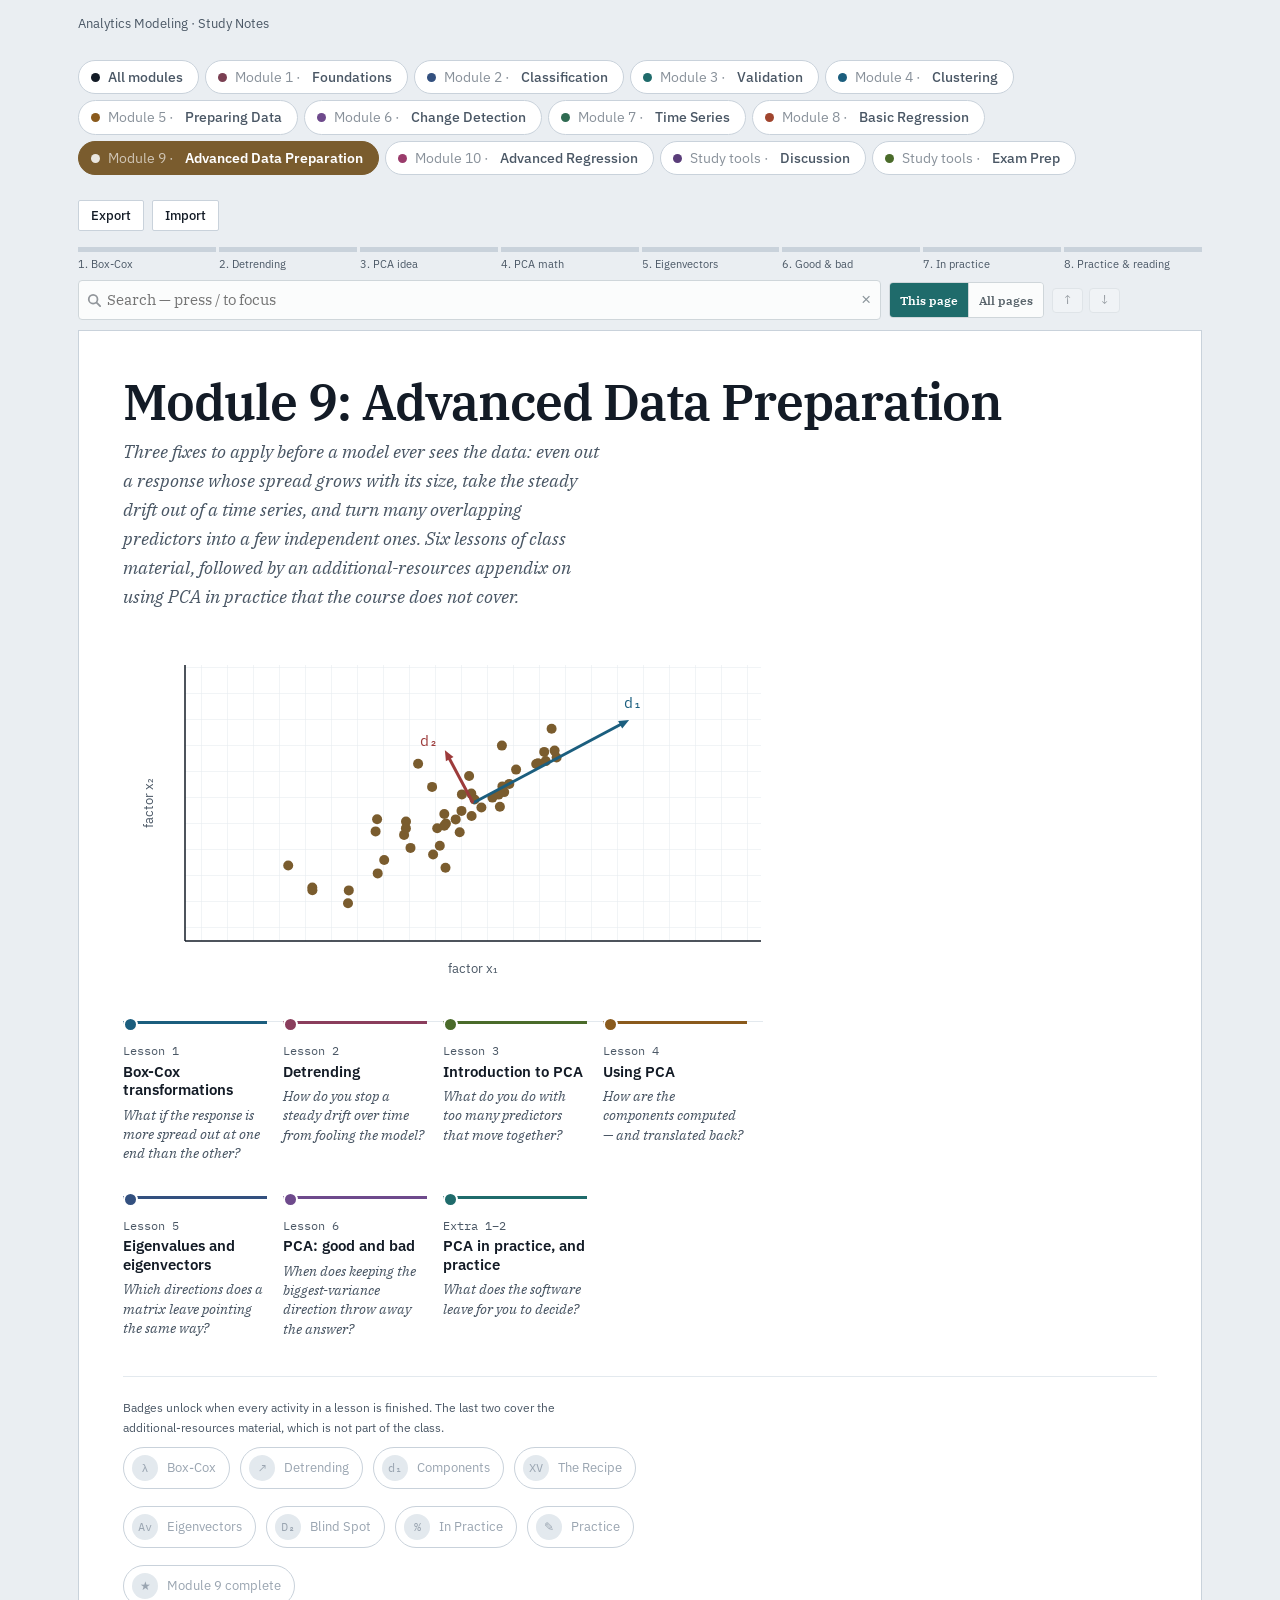
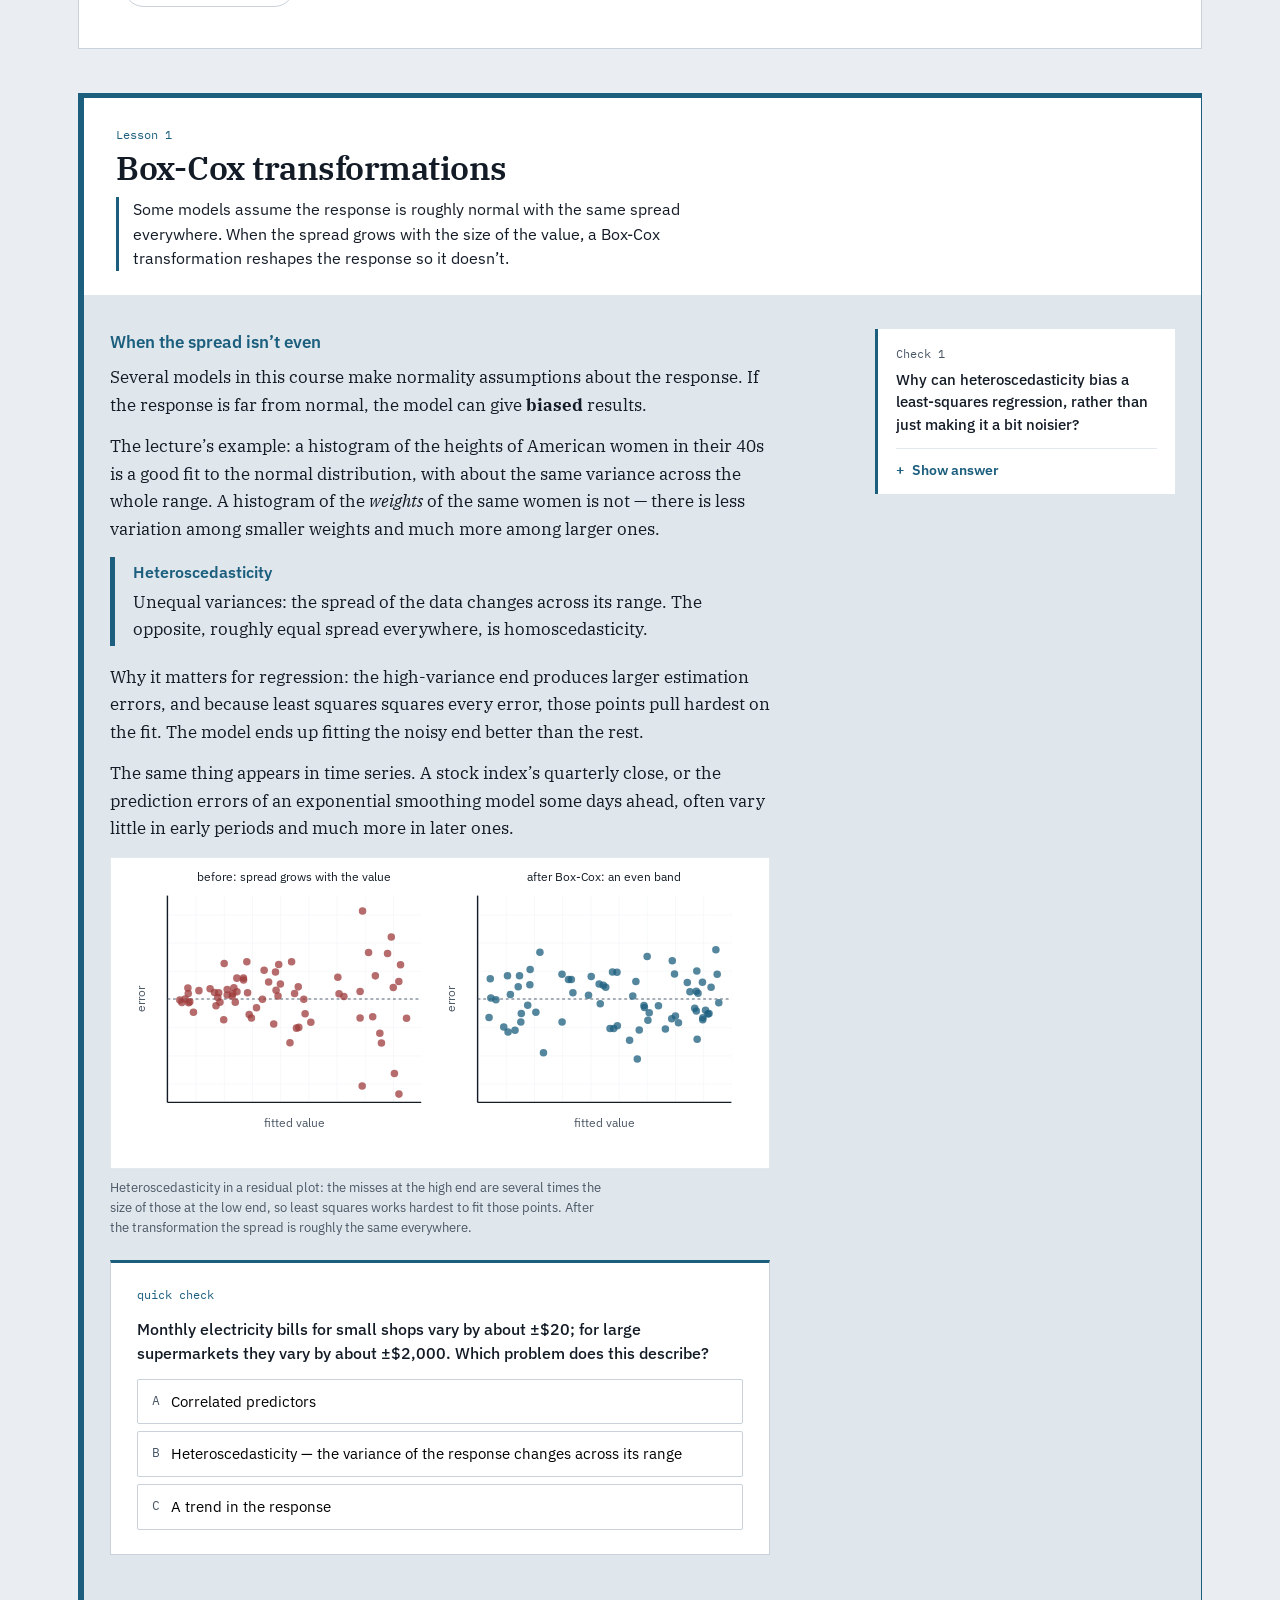
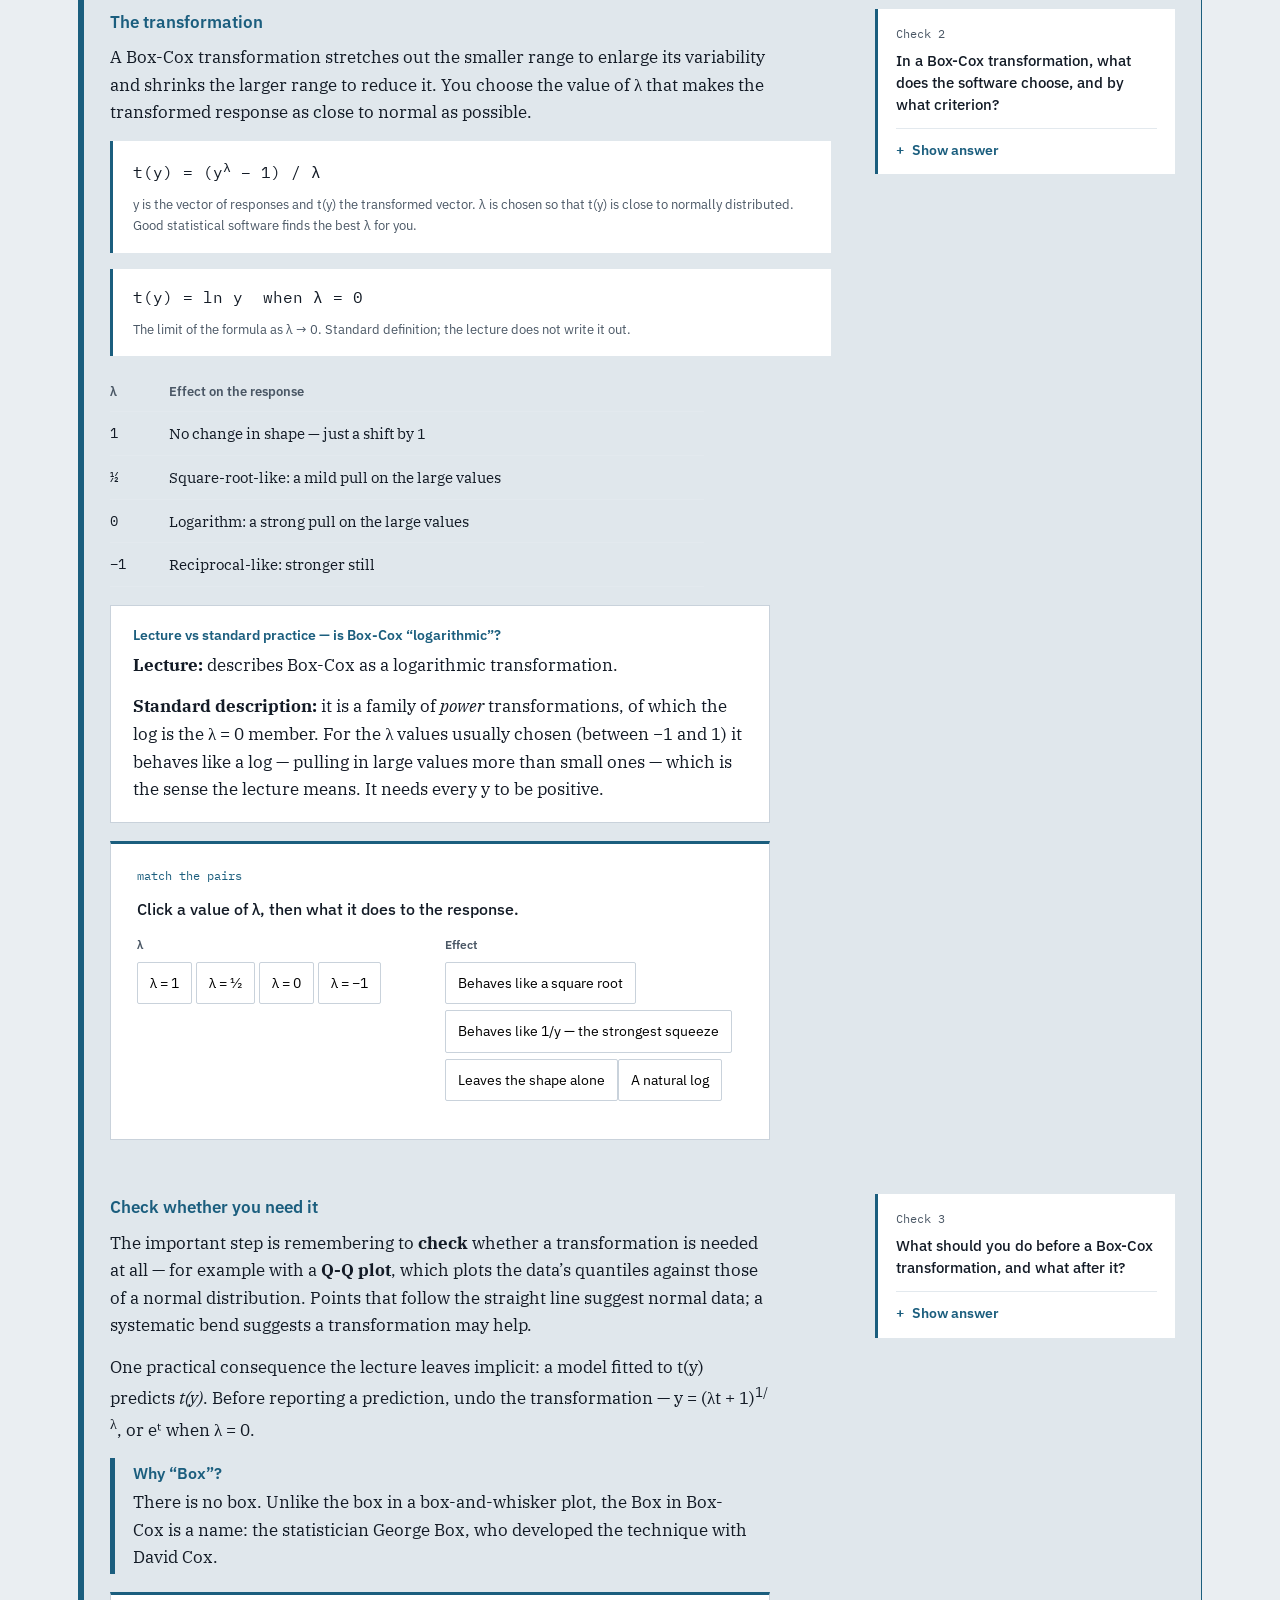
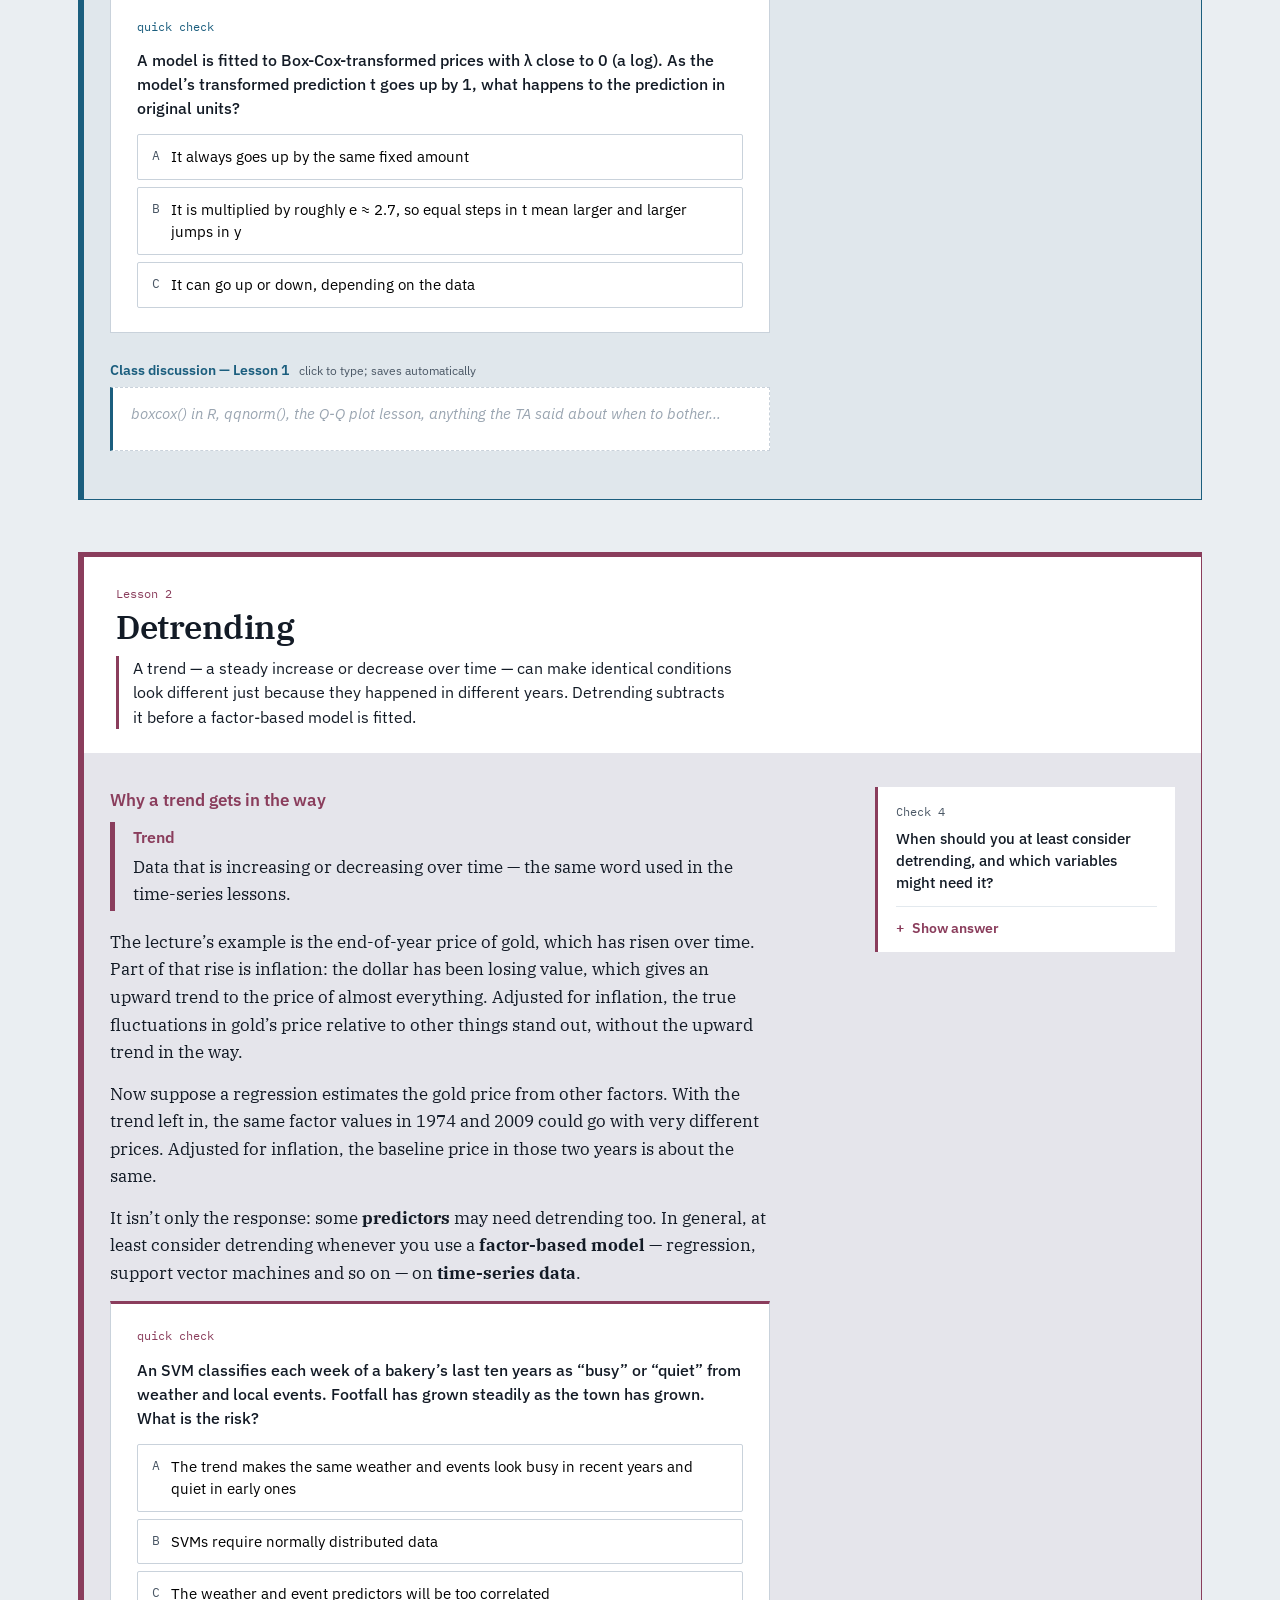
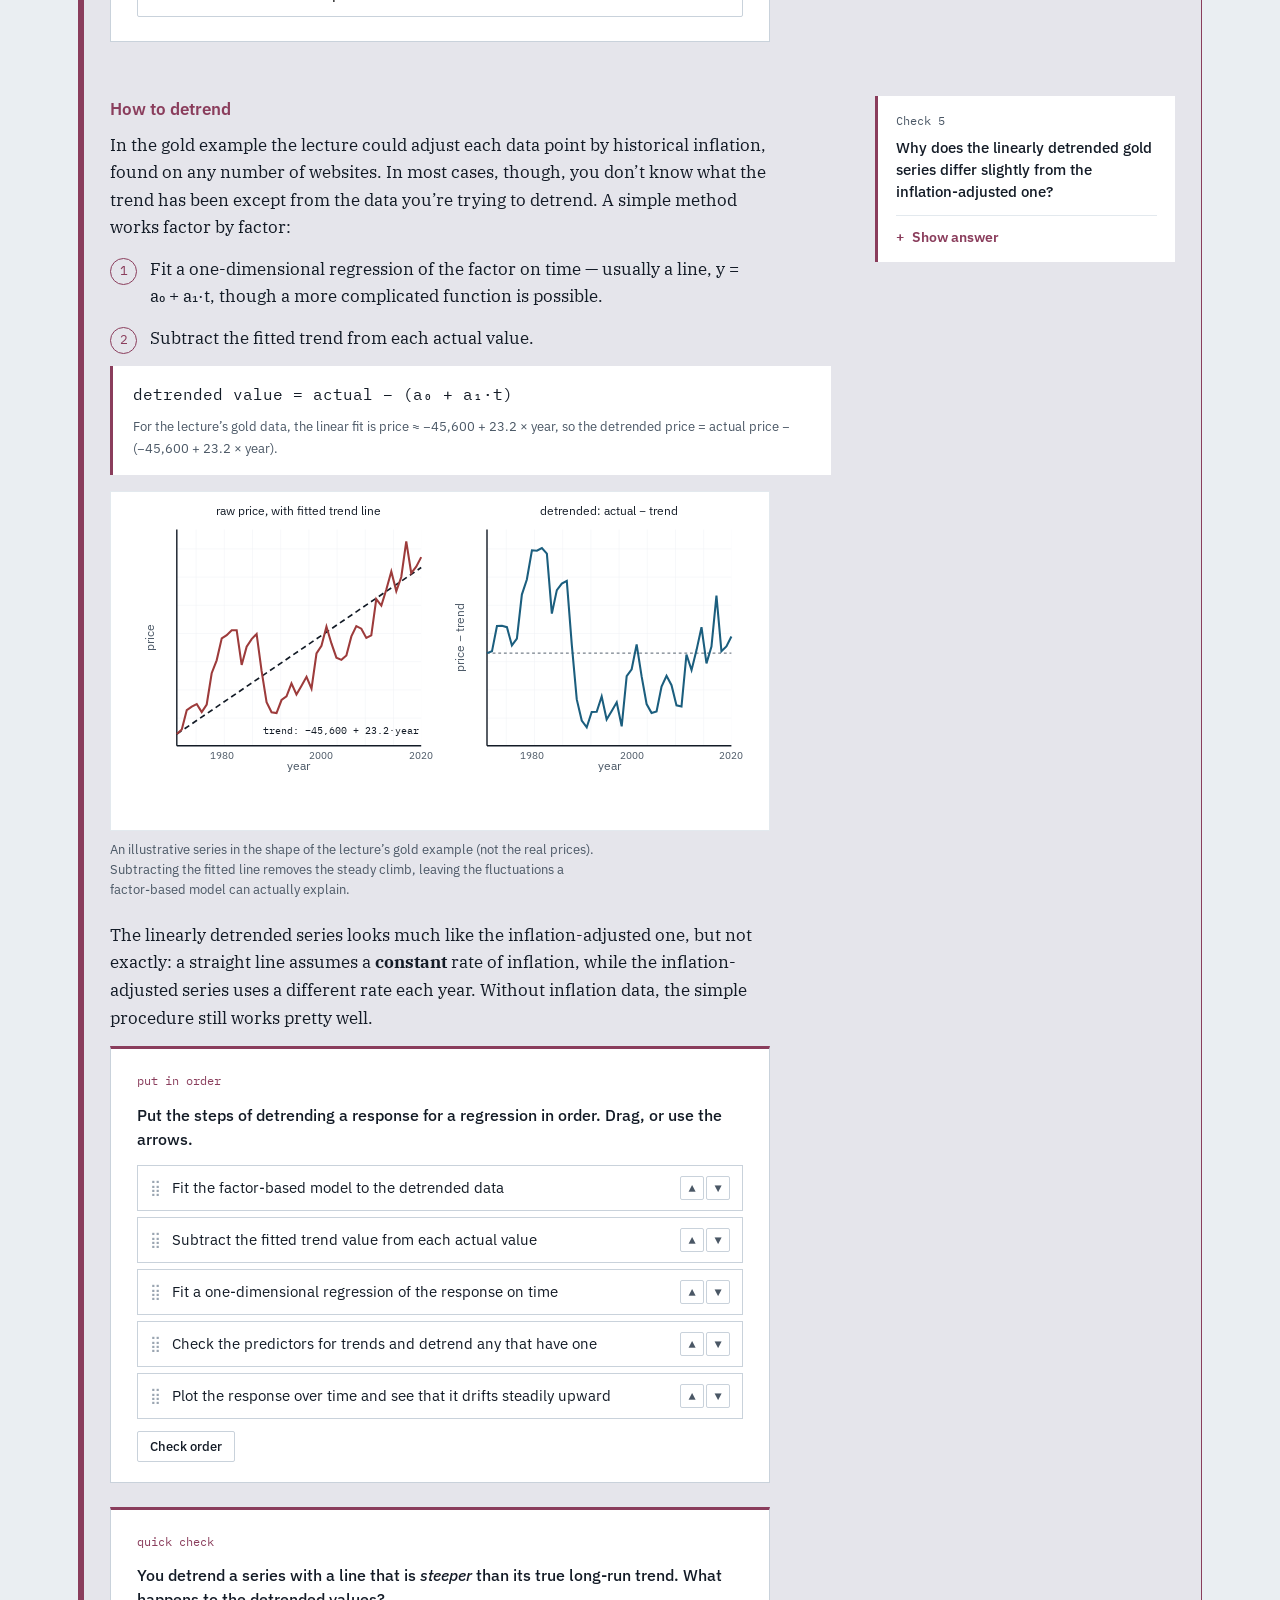
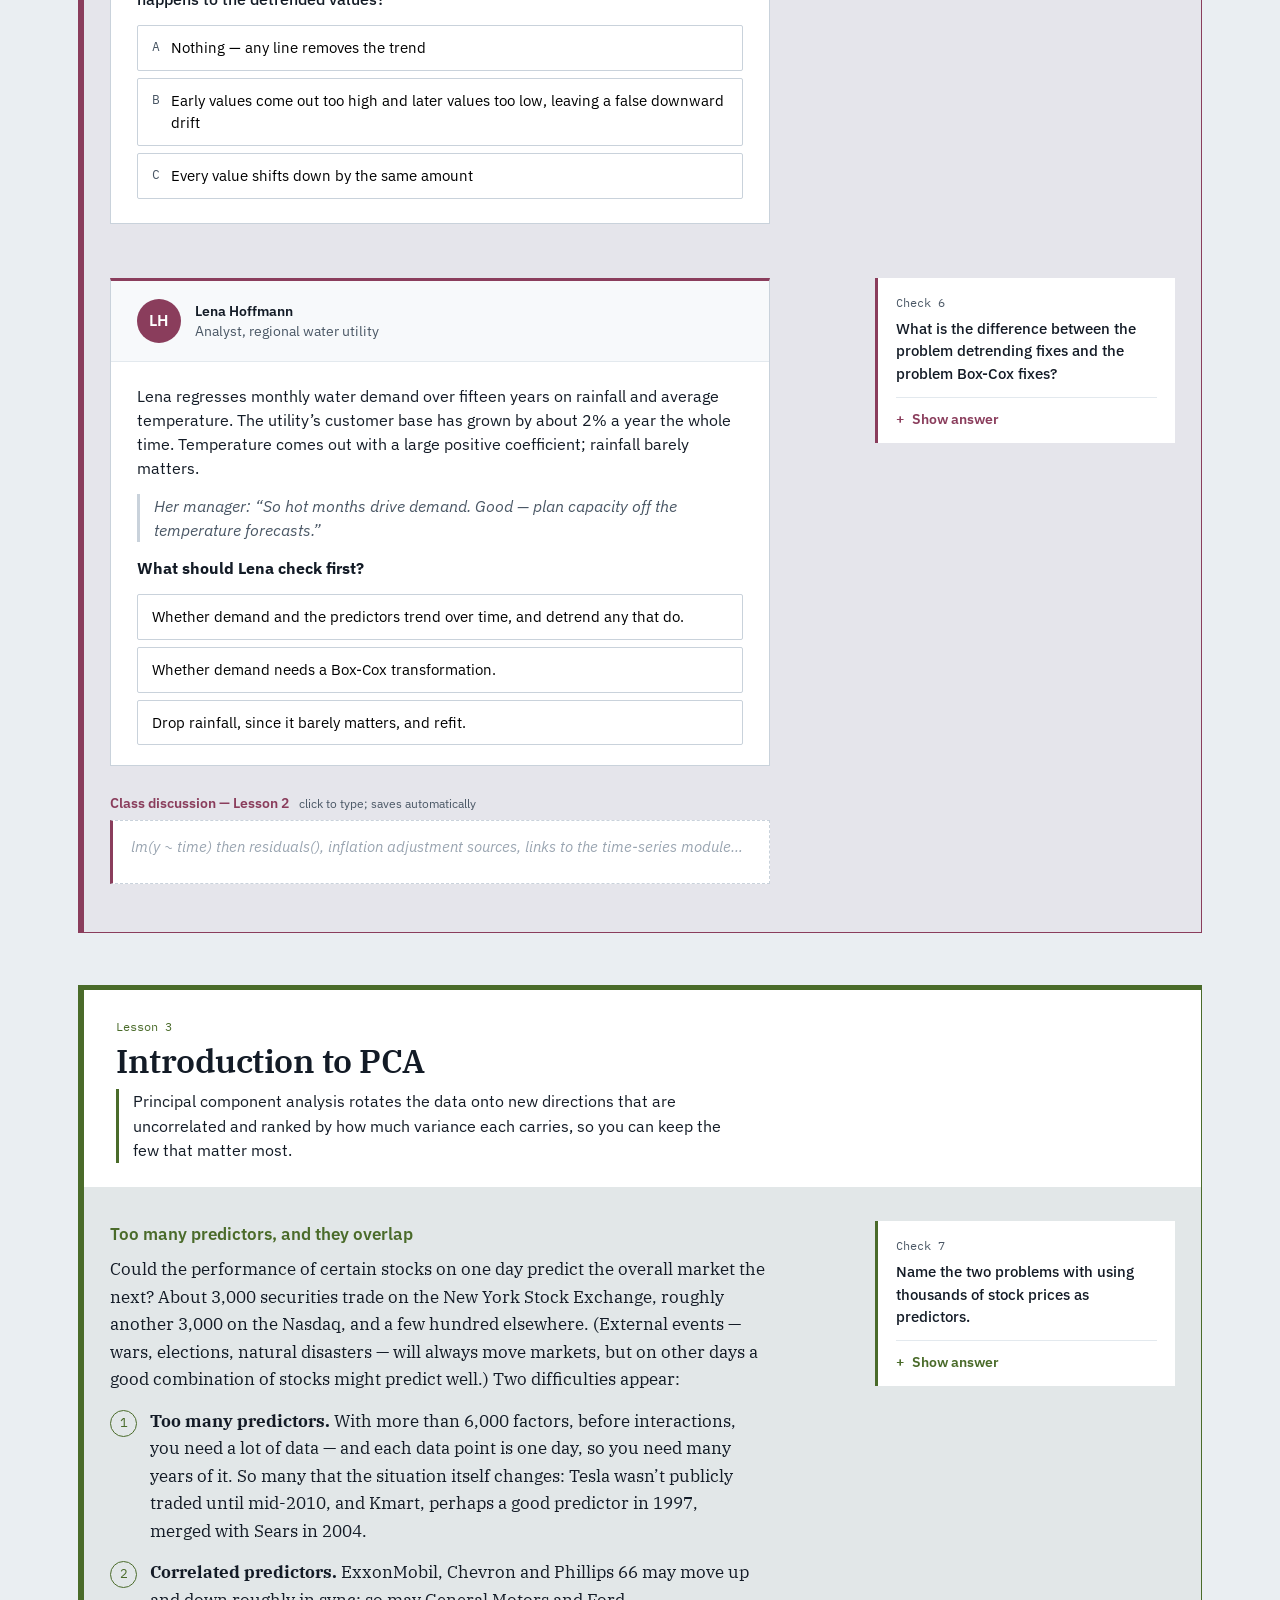
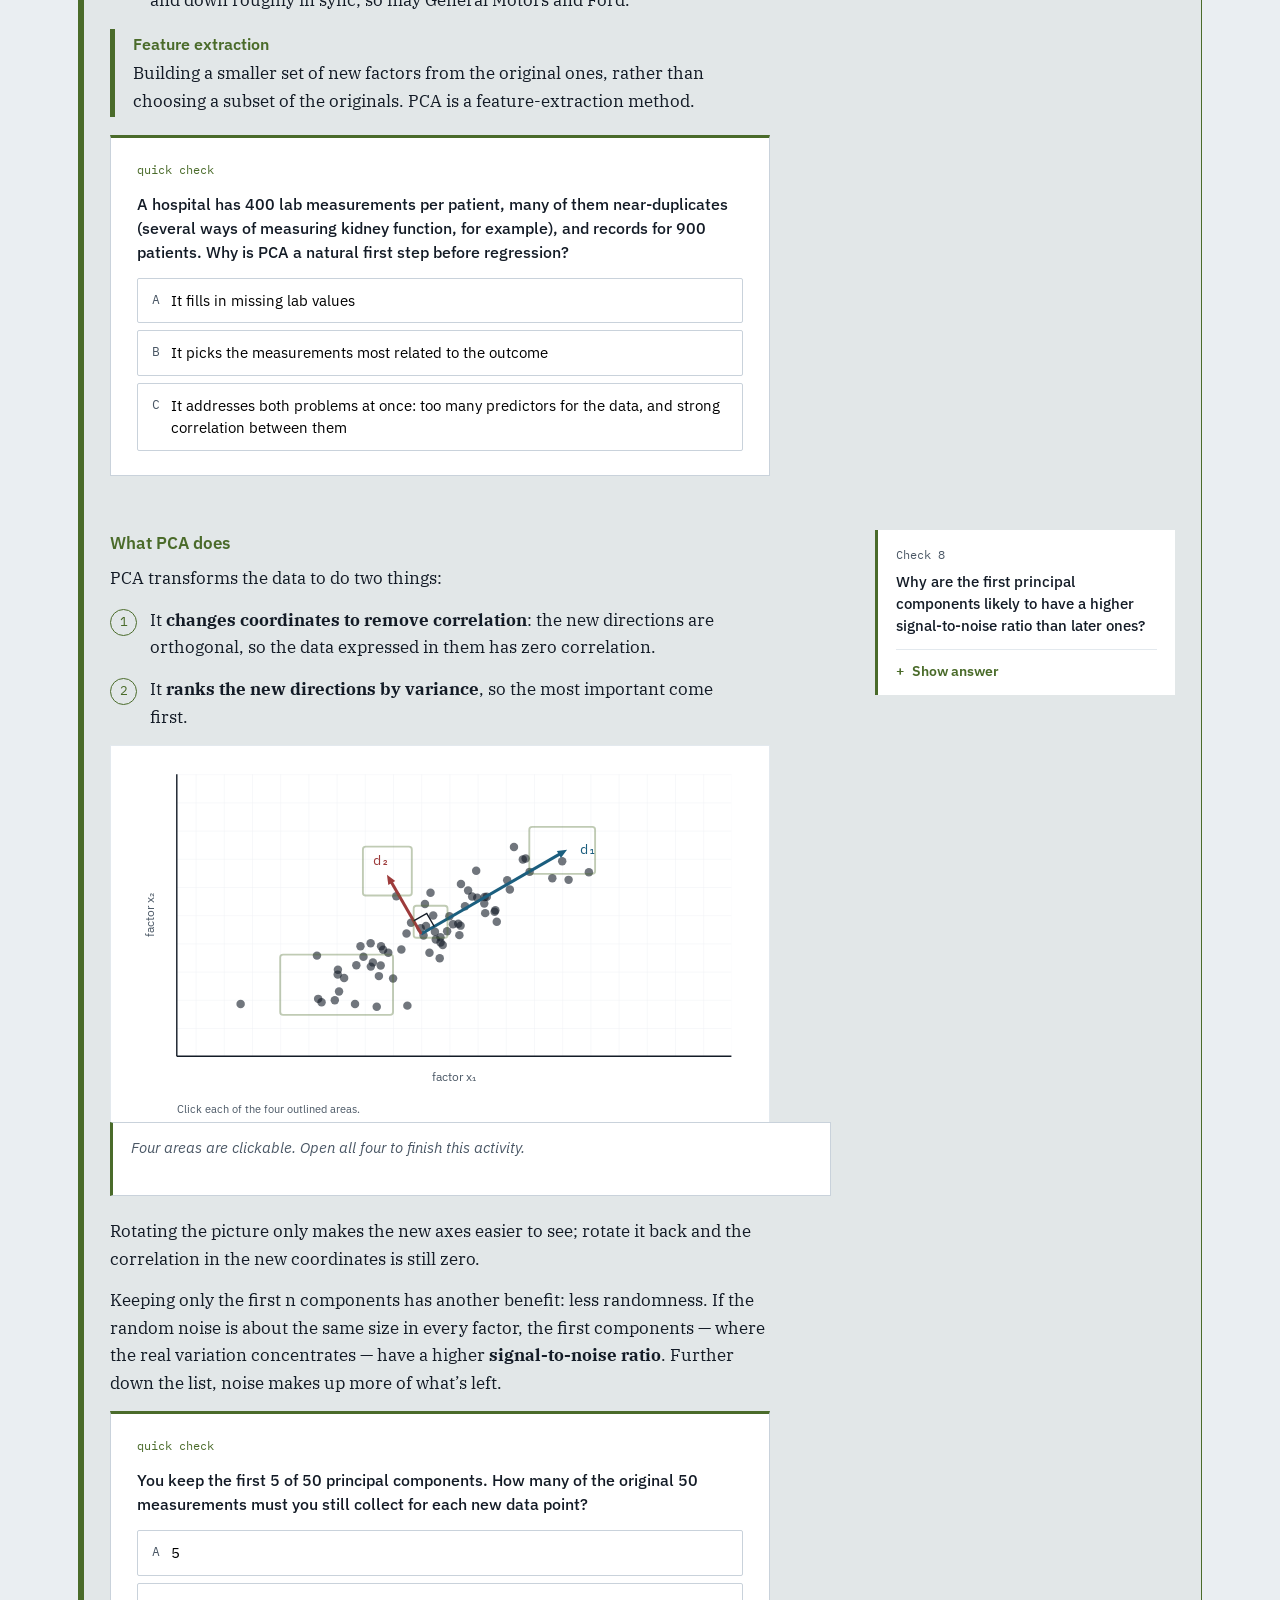
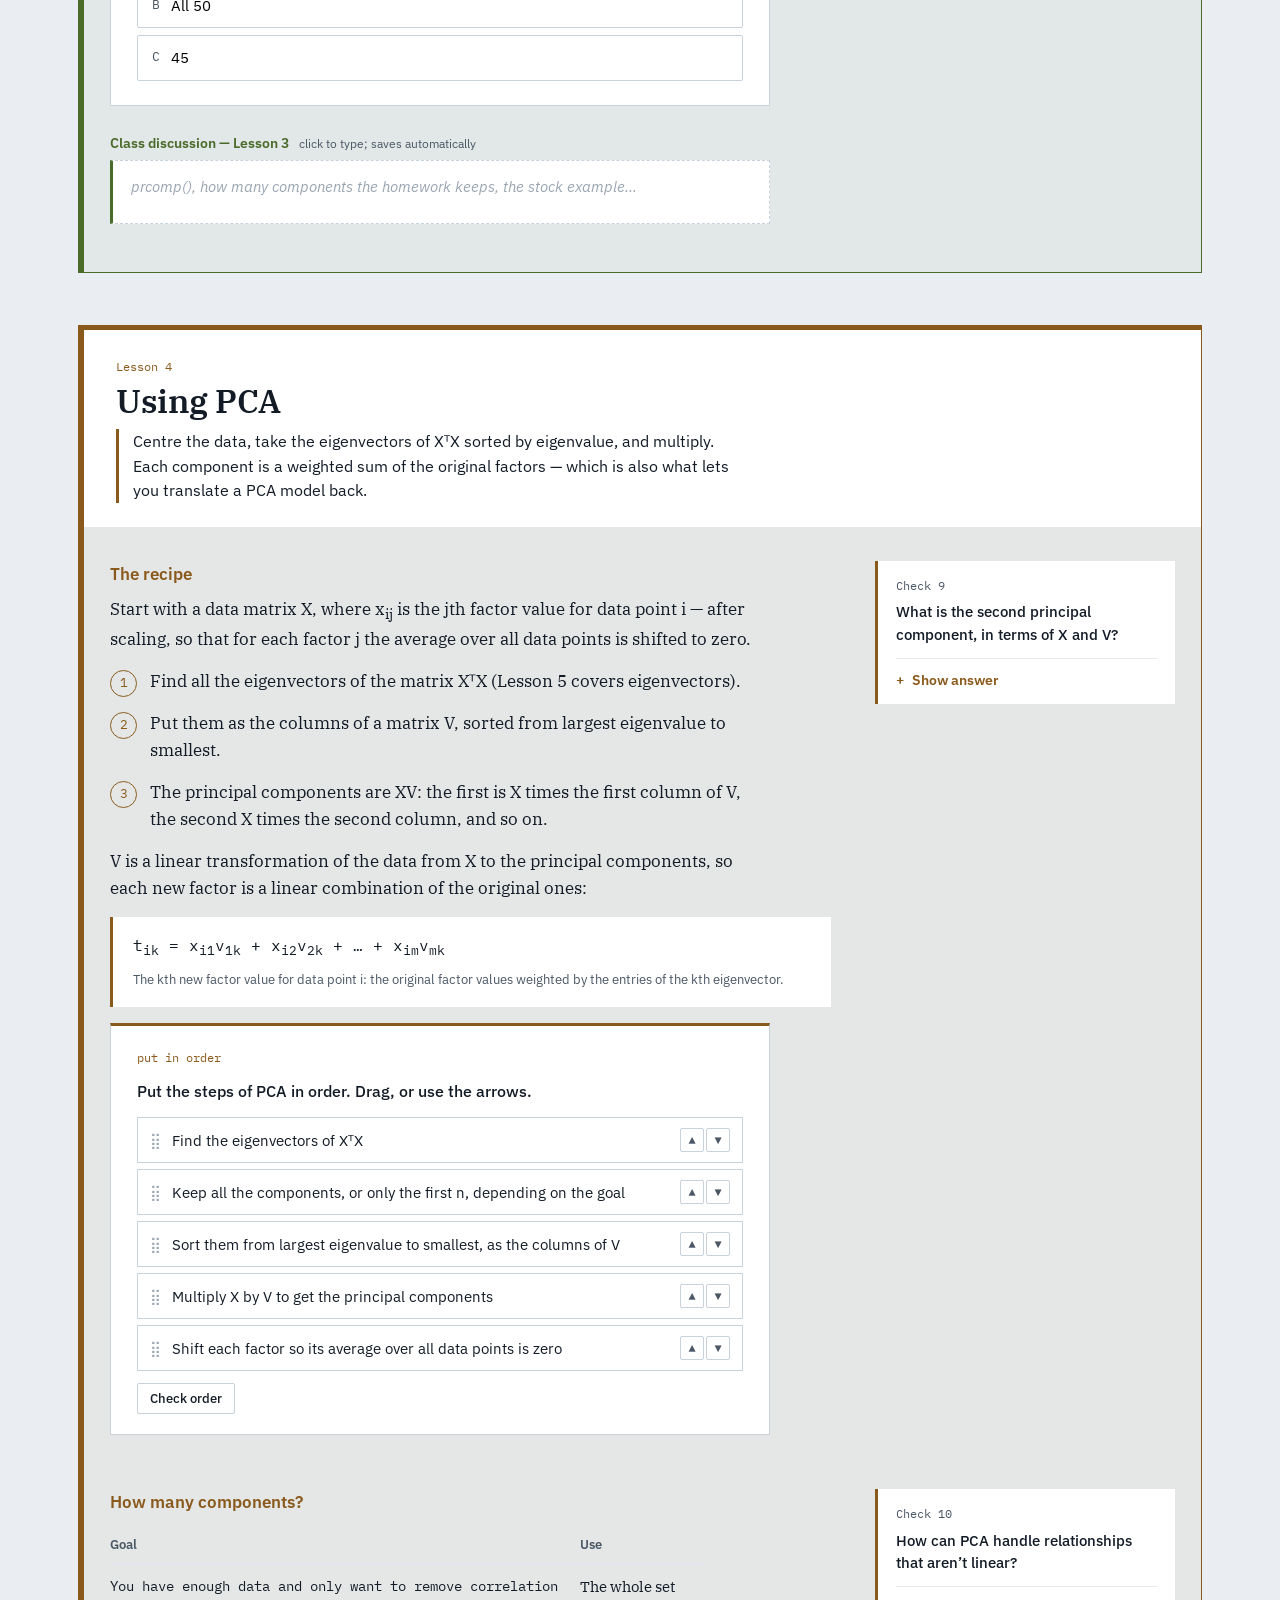
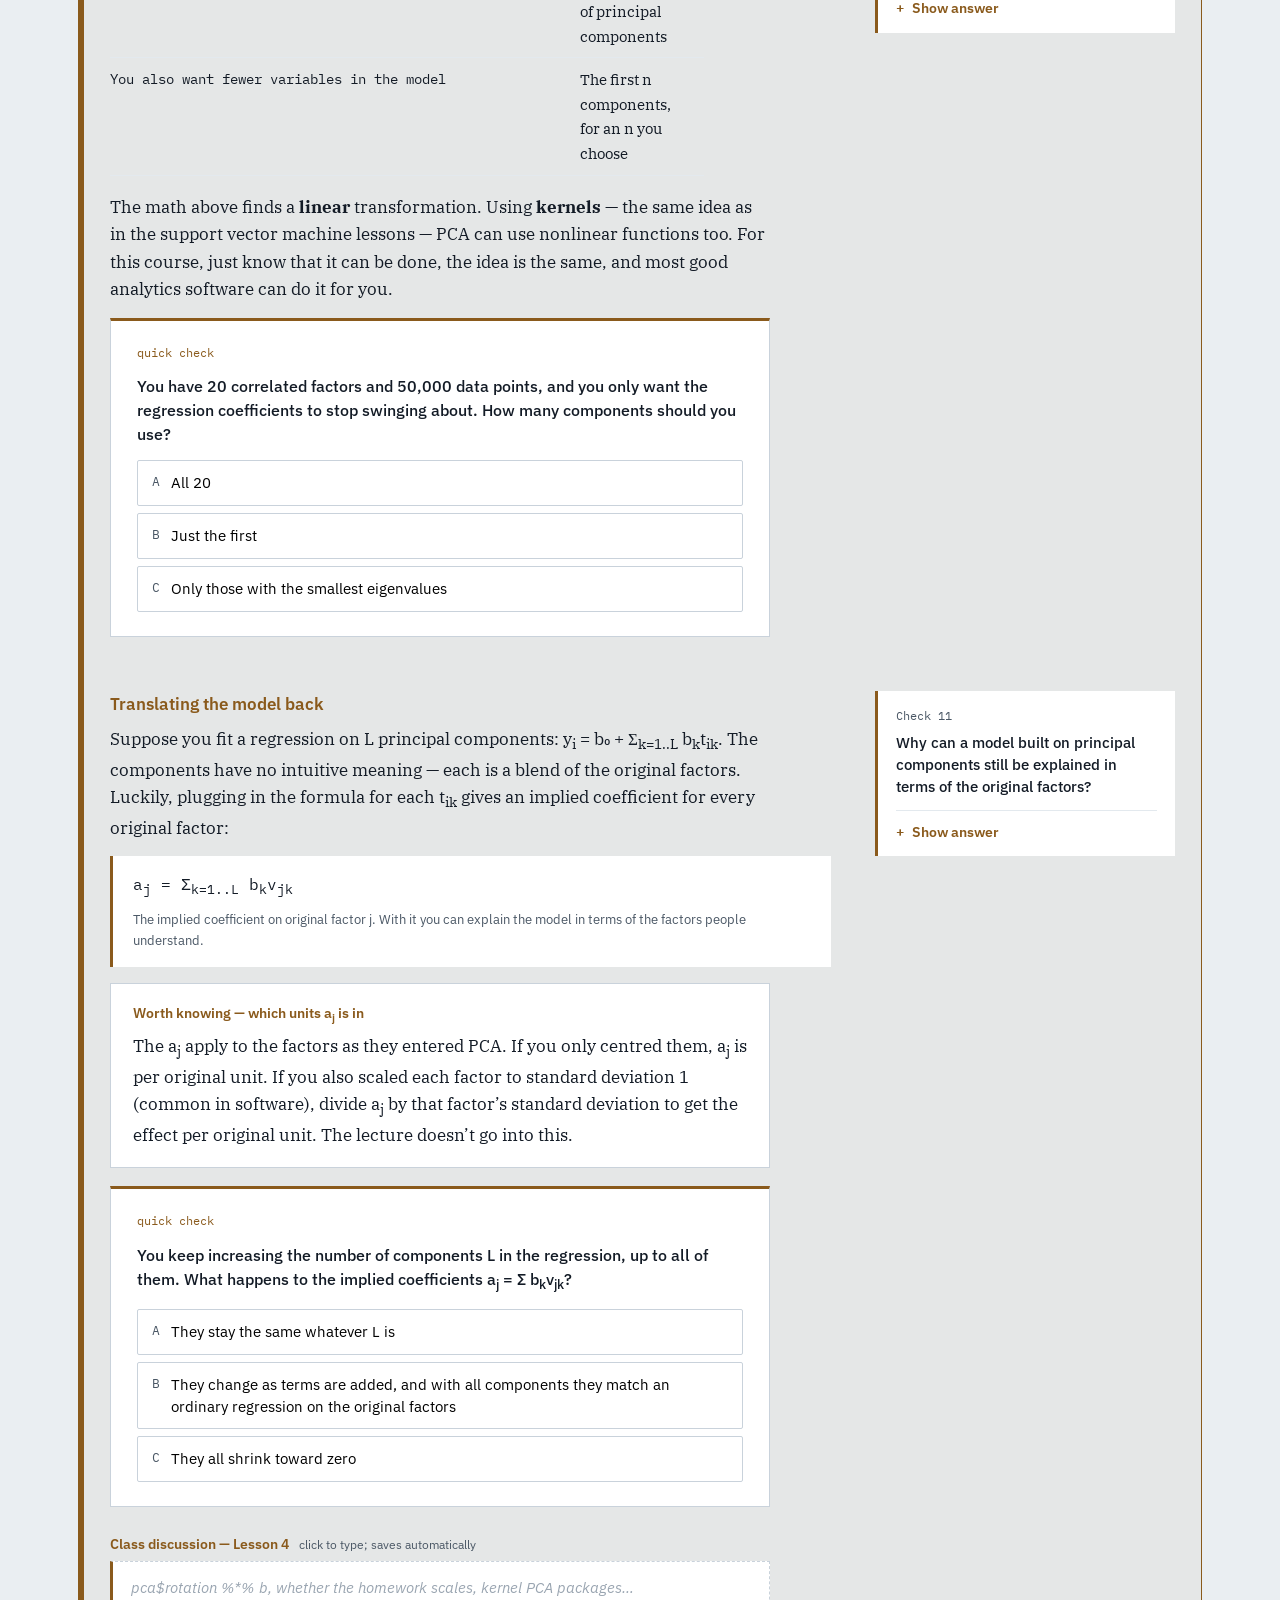
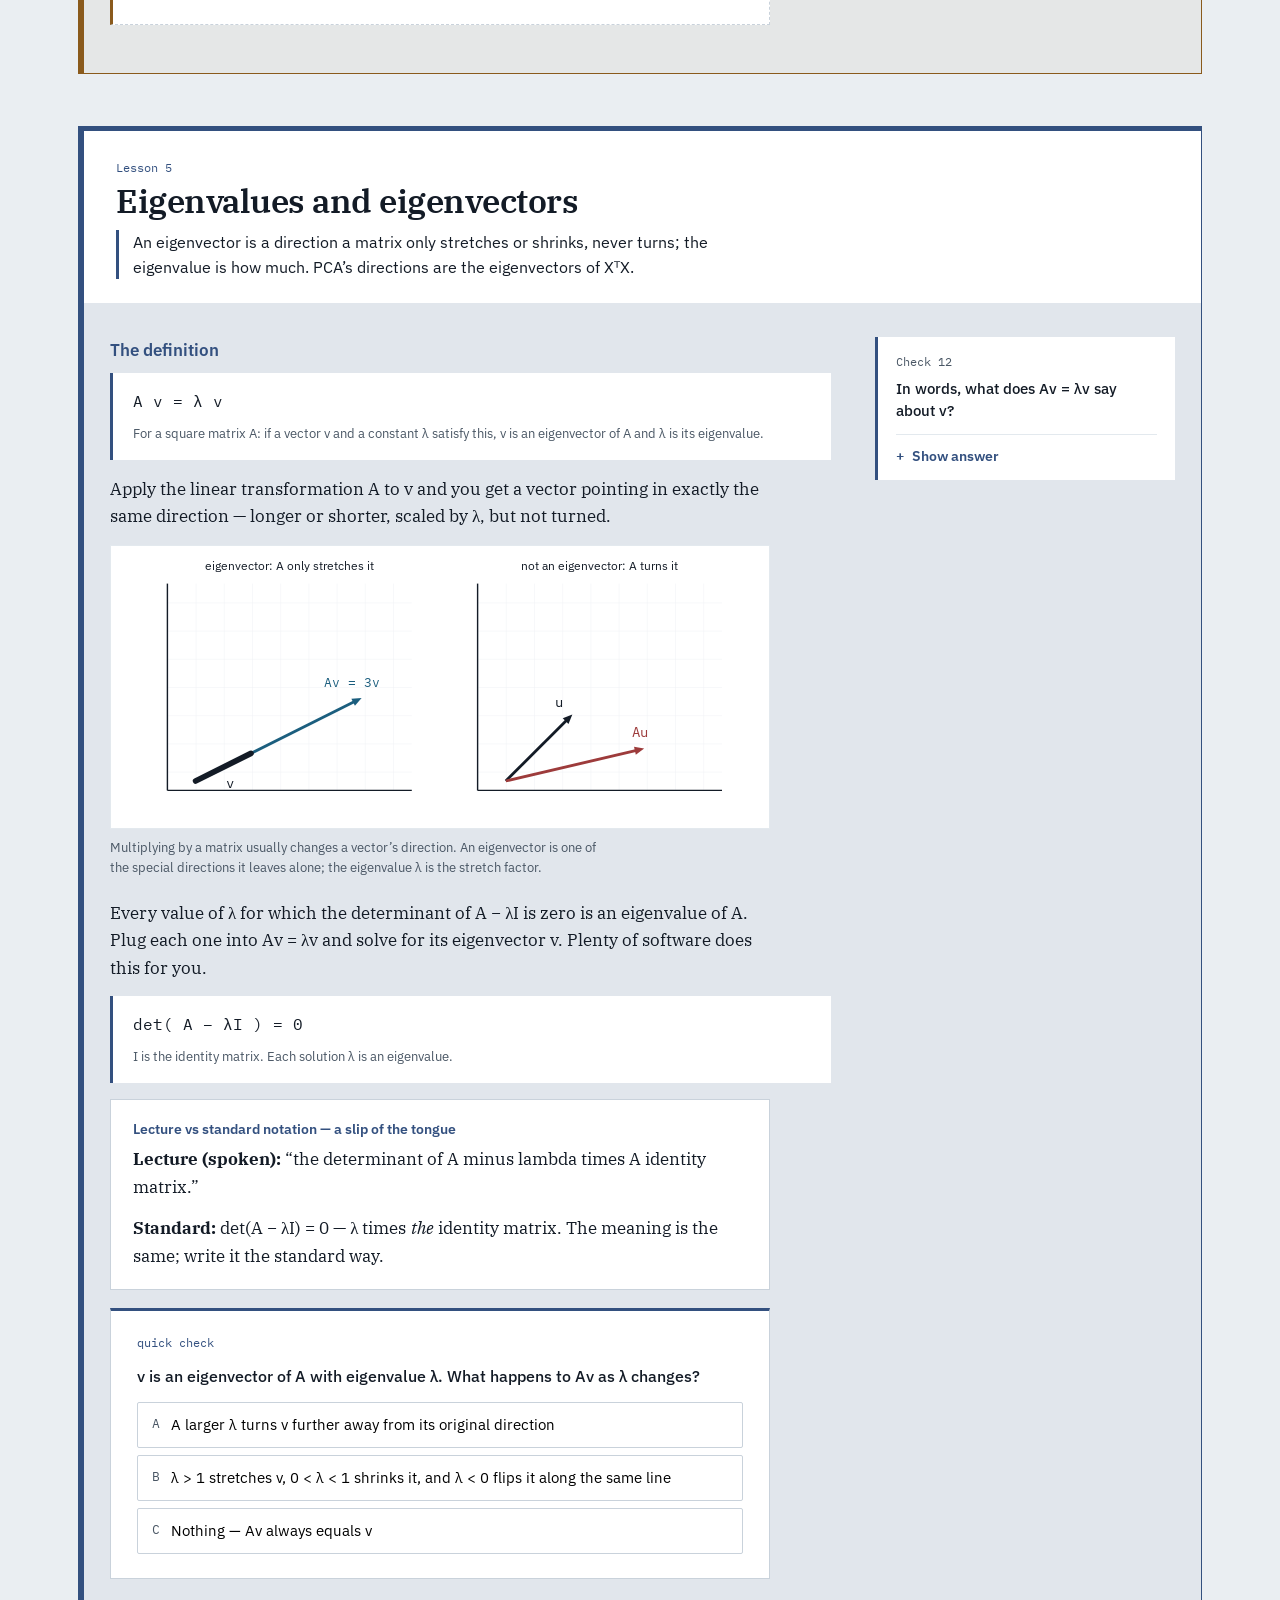
<file: module-9-advanced-data-preparation.html>
<!DOCTYPE html>
<html lang="en">
<head>
<meta charset="utf-8">
<meta name="viewport" content="width=device-width, initial-scale=1">
<meta name="robots" content="noindex">
<title>Module 9: Advanced Data Preparation — Study Notes</title>
<link rel="preconnect" href="https://fonts.googleapis.com">
<link rel="preconnect" href="https://fonts.gstatic.com" crossorigin>
<link href="https://fonts.googleapis.com/css2?family=IBM+Plex+Mono:wght@400;500&family=IBM+Plex+Sans:wght@400;500;600&family=IBM+Plex+Serif:ital,wght@0,400;0,600;1,400&display=swap" rel="stylesheet">
<link rel="stylesheet" href="study.css">
</head>
<body data-page="m9">
<div class="wrap">

<div class="topbar">
  <div class="topline">
    <a class="brand" href="index.html">Analytics Modeling &middot; Study Notes</a>
    <nav class="tabs" aria-label="Modules"></nav>
    <div class="toolbar">
      <button class="btn" id="exportBtn">Export</button>
      <button class="btn" id="importBtn">Import</button>
    </div>
  </div>
  <nav class="rail" id="rail" aria-label="Lessons in this module"></nav>
</div>

<header class="hero">

  <h1>Module 9: Advanced Data Preparation</h1>
  <p class="sub">Three fixes to apply before a model ever sees the data: even out a response whose spread grows with its size, take the steady drift out of a time series, and turn many overlapping predictors into a few independent ones. Six lessons of class material, followed by an additional-resources appendix on using PCA in practice that the course does not cover.</p>

  <svg class="plot" viewBox="0 0 660 350" role="img" aria-label="A tilted cloud of correlated points with two perpendicular arrows: a long one, d1, along the direction of greatest spread, and a short one, d2, at right angles to it."><defs><pattern id="grid" width="26" height="26" patternUnits="userSpaceOnUse"><path d="M 26 0 L 0 0 0 26" fill="none" stroke="#e3e9ee" stroke-width="1"/></pattern></defs><rect x="62" y="24" width="576" height="276" fill="url(#grid)"/><line x1="62" y1="300" x2="638" y2="300" stroke="#131b26" stroke-width="1.5"/><line x1="62" y1="300" x2="62" y2="24" stroke="#131b26" stroke-width="1.5"/><text x="350.0" y="332.0" text-anchor="middle" font-family="IBM Plex Sans,sans-serif" font-size="13" fill="#4a5765" >factor x₁</text><text x="30.0" y="162.0" text-anchor="middle" font-family="IBM Plex Sans,sans-serif" font-size="13" fill="#4a5765" transform="rotate(-90 30 162)">factor x₂</text><g style="--dot:#7a5c2e"><circle class="pt" cx="281.1" cy="193.9" r="5" style="animation-delay:0.30s"/><circle class="pt" cx="428.6" cy="87.7" r="5" style="animation-delay:0.33s"/><circle class="pt" cx="433.6" cy="116.5" r="5" style="animation-delay:0.36s"/><circle class="pt" cx="375.6" cy="153.6" r="5" style="animation-delay:0.39s"/><circle class="pt" cx="261.2" cy="219.0" r="5" style="animation-delay:0.42s"/><circle class="pt" cx="415.0" cy="122.2" r="5" style="animation-delay:0.45s"/><circle class="pt" cx="336.7" cy="191.3" r="5" style="animation-delay:0.48s"/><circle class="pt" cx="348.6" cy="175.0" r="5" style="animation-delay:0.51s"/><circle class="pt" cx="348.3" cy="152.6" r="5" style="animation-delay:0.54s"/><circle class="pt" cx="189.4" cy="249.3" r="5" style="animation-delay:0.57s"/><circle class="pt" cx="254.7" cy="232.4" r="5" style="animation-delay:0.60s"/><circle class="pt" cx="252.6" cy="190.4" r="5" style="animation-delay:0.63s"/><circle class="pt" cx="393.1" cy="128.6" r="5" style="animation-delay:0.66s"/><circle class="pt" cx="310.1" cy="213.5" r="5" style="animation-delay:0.69s"/><circle class="pt" cx="321.3" cy="173.0" r="5" style="animation-delay:0.72s"/><circle class="pt" cx="338.9" cy="153.4" r="5" style="animation-delay:0.75s"/><circle class="pt" cx="309.1" cy="145.9" r="5" style="animation-delay:0.78s"/><circle class="pt" cx="378.9" cy="104.6" r="5" style="animation-delay:0.81s"/><circle class="pt" cx="369.4" cy="156.6" r="5" style="animation-delay:0.84s"/><circle class="pt" cx="283.0" cy="180.6" r="5" style="animation-delay:0.87s"/><circle class="pt" cx="422.7" cy="120.1" r="5" style="animation-delay:0.90s"/><circle class="pt" cx="381.2" cy="151.1" r="5" style="animation-delay:0.93s"/><circle class="pt" cx="322.9" cy="182.6" r="5" style="animation-delay:0.96s"/><circle class="pt" cx="225.8" cy="249.4" r="5" style="animation-delay:0.99s"/><circle class="pt" cx="351.6" cy="158.5" r="5" style="animation-delay:1.02s"/><circle class="pt" cx="421.2" cy="110.9" r="5" style="animation-delay:1.05s"/><circle class="pt" cx="379.4" cy="145.4" r="5" style="animation-delay:1.08s"/><circle class="pt" cx="189.3" cy="246.5" r="5" style="animation-delay:1.11s"/><circle class="pt" cx="282.9" cy="187.4" r="5" style="animation-delay:1.14s"/><circle class="pt" cx="332.7" cy="178.4" r="5" style="animation-delay:1.17s"/><circle class="pt" cx="314.2" cy="187.3" r="5" style="animation-delay:1.20s"/><circle class="pt" cx="225.0" cy="262.3" r="5" style="animation-delay:1.23s"/><circle class="pt" cx="431.6" cy="109.6" r="5" style="animation-delay:1.26s"/><circle class="pt" cx="321.3" cy="184.7" r="5" style="animation-delay:1.29s"/><circle class="pt" cx="295.1" cy="122.8" r="5" style="animation-delay:1.32s"/><circle class="pt" cx="386.3" cy="142.9" r="5" style="animation-delay:1.35s"/><circle class="pt" cx="322.5" cy="226.7" r="5" style="animation-delay:1.38s"/><circle class="pt" cx="346.1" cy="135.0" r="5" style="animation-delay:1.41s"/><circle class="pt" cx="413.2" cy="123.0" r="5" style="animation-delay:1.44s"/><circle class="pt" cx="316.8" cy="204.8" r="5" style="animation-delay:1.47s"/><circle class="pt" cx="358.4" cy="166.5" r="5" style="animation-delay:1.50s"/><circle class="pt" cx="254.1" cy="178.3" r="5" style="animation-delay:1.53s"/><circle class="pt" cx="287.5" cy="206.9" r="5" style="animation-delay:1.56s"/><circle class="pt" cx="165.2" cy="224.5" r="5" style="animation-delay:1.59s"/><circle class="pt" cx="338.5" cy="169.9" r="5" style="animation-delay:1.62s"/><circle class="pt" cx="376.9" cy="165.7" r="5" style="animation-delay:1.65s"/></g><g class="ctr"><line x1="350.0" y1="162.0" x2="500.8" y2="81.8" stroke="#1b5e7e" stroke-width="3"/><polygon points="506.1,79.0 499.2,87.5 495.1,80.0" fill="#1b5e7e"/><line x1="350.0" y1="162.0" x2="324.7" y2="114.5" stroke="#9d3b3b" stroke-width="3"/><polygon points="321.9,109.2 330.5,116.1 322.9,120.2" fill="#9d3b3b"/><text x="510.1" y="67.0" text-anchor="middle" font-family="IBM Plex Mono,monospace" font-size="15" fill="#1b5e7e" >d₁</text><text x="305.9" y="105.2" text-anchor="middle" font-family="IBM Plex Mono,monospace" font-size="15" fill="#9d3b3b" >d₂</text></g></svg>

  <ul class="track">
    <li style="--dot:#1b5e7e"><a href="#l1"><span class="tnum">Lesson 1</span><span class="tname">Box-Cox transformations</span><span class="tq">What if the response is more spread out at one end than the other?</span></a></li>
    <li style="--dot:#8a3d5c"><a href="#l2"><span class="tnum">Lesson 2</span><span class="tname">Detrending</span><span class="tq">How do you stop a steady drift over time from fooling the model?</span></a></li>
    <li style="--dot:#4a6b2a"><a href="#l3"><span class="tnum">Lesson 3</span><span class="tname">Introduction to PCA</span><span class="tq">What do you do with too many predictors that move together?</span></a></li>
    <li style="--dot:#8a5a1c"><a href="#l4"><span class="tnum">Lesson 4</span><span class="tname">Using PCA</span><span class="tq">How are the components computed — and translated back?</span></a></li>
    <li style="--dot:#33507f"><a href="#l5"><span class="tnum">Lesson 5</span><span class="tname">Eigenvalues and eigenvectors</span><span class="tq">Which directions does a matrix leave pointing the same way?</span></a></li>
    <li style="--dot:#6e4a8c"><a href="#l6"><span class="tnum">Lesson 6</span><span class="tname">PCA: good and bad</span><span class="tq">When does keeping the biggest-variance direction throw away the answer?</span></a></li>
    <li style="--dot:#1f6b6b"><a href="#extra"><span class="tnum">Extra 1–2</span><span class="tname">PCA in practice, and practice</span><span class="tq">What does the software leave for you to decide?</span></a></li>
  </ul>

  <div class="badge-strip">
    <p class="cap">Badges unlock when every activity in a lesson is finished. The last two cover the additional-resources material, which is not part of the class.</p>
    <ul class="badges">
      <li class="badge" data-for="l1" style="--b:#1b5e7e"><span class="gem">λ</span><span class="nm">Box-Cox</span></li>
      <li class="badge" data-for="l2" style="--b:#8a3d5c"><span class="gem">↗</span><span class="nm">Detrending</span></li>
      <li class="badge" data-for="l3" style="--b:#4a6b2a"><span class="gem">d₁</span><span class="nm">Components</span></li>
      <li class="badge" data-for="l4" style="--b:#8a5a1c"><span class="gem">XV</span><span class="nm">The Recipe</span></li>
      <li class="badge" data-for="l5" style="--b:#33507f"><span class="gem">Av</span><span class="nm">Eigenvectors</span></li>
      <li class="badge" data-for="l6" style="--b:#6e4a8c"><span class="gem">D₂</span><span class="nm">Blind Spot</span></li>
      <li class="badge" data-for="x1" style="--b:#1f6b6b"><span class="gem">%</span><span class="nm">In Practice</span></li>
      <li class="badge" data-for="x2" style="--b:#4a5765"><span class="gem">✎</span><span class="nm">Practice</span></li>
      <li class="badge" data-for="*" style="--b:#131b26"><span class="gem">★</span><span class="nm">Module 9 complete</span></li>
    </ul>
  </div>
</header>

<!-- ============ LESSON 1 ============ -->
<section class="lesson" id="l1" data-short="Box-Cox" style="--accent:#1b5e7e">
  <div class="lesson-head">
    <span class="ln">Lesson 1</span>
    <h2>Box-Cox transformations</h2>
    <p class="keyline">Some models assume the response is roughly normal with the same spread everywhere. When the spread grows with the size of the value, a Box-Cox transformation reshapes the response so it doesn’t.</p>
  </div>

  <div class="row">
    <div class="main">
      <h3>When the spread isn’t even</h3>
      <p>Several models in this course make normality assumptions about the response. If the response is far from normal, the model can give <strong>biased</strong> results.</p>
      <p>The lecture’s example: a histogram of the heights of American women in their 40s is a good fit to the normal distribution, with about the same variance across the whole range. A histogram of the <em>weights</em> of the same women is not — there is less variation among smaller weights and much more among larger ones.</p>
      <div class="defn">
        <span class="term">Heteroscedasticity</span>
        <p>Unequal variances: the spread of the data changes across its range. The opposite, roughly equal spread everywhere, is homoscedasticity.</p>
      </div>
      <p>Why it matters for regression: the high-variance end produces larger estimation errors, and because least squares squares every error, those points pull hardest on the fit. The model ends up fitting the noisy end better than the rest.</p>
      <p>The same thing appears in time series. A stock index’s quarterly close, or the prediction errors of an exponential smoothing model some days ahead, often vary little in early periods and much more in later ones.</p>
      <figure><svg class="fig" viewBox="0 0 700 330" role="img" aria-label="Two residual plots side by side. Left: errors are tightly bunched for small fitted values and fan out widely for large ones. Right: after a Box-Cox transformation the errors form an even horizontal band."><defs><pattern id="g91" width="30" height="30" patternUnits="userSpaceOnUse"><path d="M 30 0 L 0 0 0 30" fill="none" stroke="#eef1f4" stroke-width="1"/></pattern></defs><rect x="60" y="40" width="270" height="220" fill="url(#g91)"/><line x1="60" y1="260" x2="330" y2="260" stroke="#131b26" stroke-width="1.5"/><line x1="60" y1="260" x2="60" y2="40" stroke="#131b26" stroke-width="1.5"/><text x="195.0" y="286.0" text-anchor="middle" font-family="IBM Plex Sans,sans-serif" font-size="12.5" fill="#4a5765" >fitted value</text><text x="36.0" y="150.0" text-anchor="middle" font-family="IBM Plex Sans,sans-serif" font-size="12.5" fill="#4a5765" transform="rotate(-90 36 150.0)">error</text><line x1="60" y1="150.0" x2="330" y2="150.0" stroke="#4a5765" stroke-dasharray="3 3"/><text x="195.0" y="24.0" text-anchor="middle" font-family="IBM Plex Sans,sans-serif" font-size="13" fill="#131b26" >before: spread grows with the value</text><circle cx="130.7" cy="138.1" r="4" fill="#9d3b3b" opacity=".75"/><circle cx="110.1" cy="143.0" r="4" fill="#9d3b3b" opacity=".75"/><circle cx="87.7" cy="164.2" r="4" fill="#9d3b3b" opacity=".75"/><circle cx="274.0" cy="100.5" r="4" fill="#9d3b3b" opacity=".75"/><circle cx="265.0" cy="142.0" r="4" fill="#9d3b3b" opacity=".75"/><circle cx="141.0" cy="129.8" r="4" fill="#9d3b3b" opacity=".75"/><circle cx="114.6" cy="143.3" r="4" fill="#9d3b3b" opacity=".75"/><circle cx="306.2" cy="131.3" r="4" fill="#9d3b3b" opacity=".75"/><circle cx="281.2" cy="125.4" r="4" fill="#9d3b3b" opacity=".75"/><circle cx="119.9" cy="172.0" r="4" fill="#9d3b3b" opacity=".75"/><circle cx="149.4" cy="170.3" r="4" fill="#9d3b3b" opacity=".75"/><circle cx="287.7" cy="196.9" r="4" fill="#9d3b3b" opacity=".75"/><circle cx="294.2" cy="101.6" r="4" fill="#9d3b3b" opacity=".75"/><circle cx="241.3" cy="126.8" r="4" fill="#9d3b3b" opacity=".75"/><circle cx="199.2" cy="137.1" r="4" fill="#9d3b3b" opacity=".75"/><circle cx="93.5" cy="141.1" r="4" fill="#9d3b3b" opacity=".75"/><circle cx="308.0" cy="113.5" r="4" fill="#9d3b3b" opacity=".75"/><circle cx="147.0" cy="166.5" r="4" fill="#9d3b3b" opacity=".75"/><circle cx="301.5" cy="229.3" r="4" fill="#9d3b3b" opacity=".75"/><circle cx="286.0" cy="186.5" r="4" fill="#9d3b3b" opacity=".75"/><circle cx="199.8" cy="180.2" r="4" fill="#9d3b3b" opacity=".75"/><circle cx="180.2" cy="134.1" r="4" fill="#9d3b3b" opacity=".75"/><circle cx="111.7" cy="157.3" r="4" fill="#9d3b3b" opacity=".75"/><circle cx="81.8" cy="138.2" r="4" fill="#9d3b3b" opacity=".75"/><circle cx="82.6" cy="154.0" r="4" fill="#9d3b3b" opacity=".75"/><circle cx="206.5" cy="165.7" r="4" fill="#9d3b3b" opacity=".75"/><circle cx="190.4" cy="196.5" r="4" fill="#9d3b3b" opacity=".75"/><circle cx="120.4" cy="112.3" r="4" fill="#9d3b3b" opacity=".75"/><circle cx="175.6" cy="140.8" r="4" fill="#9d3b3b" opacity=".75"/><circle cx="140.9" cy="127.7" r="4" fill="#9d3b3b" opacity=".75"/><circle cx="161.1" cy="150.3" r="4" fill="#9d3b3b" opacity=".75"/><circle cx="212.6" cy="174.8" r="4" fill="#9d3b3b" opacity=".75"/><circle cx="300.3" cy="137.8" r="4" fill="#9d3b3b" opacity=".75"/><circle cx="128.9" cy="146.9" r="4" fill="#9d3b3b" opacity=".75"/><circle cx="265.0" cy="170.2" r="4" fill="#9d3b3b" opacity=".75"/><circle cx="154.8" cy="159.2" r="4" fill="#9d3b3b" opacity=".75"/><circle cx="115.9" cy="153.5" r="4" fill="#9d3b3b" opacity=".75"/><circle cx="247.8" cy="147.4" r="4" fill="#9d3b3b" opacity=".75"/><circle cx="298.2" cy="84.1" r="4" fill="#9d3b3b" opacity=".75"/><circle cx="314.4" cy="170.5" r="4" fill="#9d3b3b" opacity=".75"/><circle cx="75.4" cy="153.7" r="4" fill="#9d3b3b" opacity=".75"/><circle cx="267.6" cy="56.3" r="4" fill="#9d3b3b" opacity=".75"/><circle cx="175.0" cy="121.3" r="4" fill="#9d3b3b" opacity=".75"/><circle cx="278.4" cy="168.9" r="4" fill="#9d3b3b" opacity=".75"/><circle cx="145.3" cy="143.3" r="4" fill="#9d3b3b" opacity=".75"/><circle cx="105.4" cy="139.2" r="4" fill="#9d3b3b" opacity=".75"/><circle cx="167.7" cy="131.8" r="4" fill="#9d3b3b" opacity=".75"/><circle cx="73.2" cy="151.2" r="4" fill="#9d3b3b" opacity=".75"/><circle cx="82.2" cy="144.1" r="4" fill="#9d3b3b" opacity=".75"/><circle cx="162.9" cy="119.3" r="4" fill="#9d3b3b" opacity=".75"/><circle cx="144.5" cy="110.4" r="4" fill="#9d3b3b" opacity=".75"/><circle cx="178.4" cy="113.4" r="4" fill="#9d3b3b" opacity=".75"/><circle cx="123.6" cy="145.7" r="4" fill="#9d3b3b" opacity=".75"/><circle cx="113.6" cy="148.5" r="4" fill="#9d3b3b" opacity=".75"/><circle cx="242.6" cy="144.4" r="4" fill="#9d3b3b" opacity=".75"/><circle cx="195.3" cy="144.1" r="4" fill="#9d3b3b" opacity=".75"/><circle cx="134.0" cy="142.2" r="4" fill="#9d3b3b" opacity=".75"/><circle cx="205.1" cy="150.2" r="4" fill="#9d3b3b" opacity=".75"/><circle cx="267.2" cy="242.5" r="4" fill="#9d3b3b" opacity=".75"/><circle cx="192.1" cy="110.3" r="4" fill="#9d3b3b" opacity=".75"/><circle cx="132.2" cy="153.5" r="4" fill="#9d3b3b" opacity=".75"/><circle cx="177.7" cy="146.7" r="4" fill="#9d3b3b" opacity=".75"/><circle cx="133.9" cy="127.8" r="4" fill="#9d3b3b" opacity=".75"/><circle cx="197.3" cy="181.0" r="4" fill="#9d3b3b" opacity=".75"/><circle cx="78.8" cy="150.1" r="4" fill="#9d3b3b" opacity=".75"/><circle cx="123.6" cy="139.8" r="4" fill="#9d3b3b" opacity=".75"/><circle cx="129.5" cy="144.5" r="4" fill="#9d3b3b" opacity=".75"/><circle cx="83.8" cy="152.9" r="4" fill="#9d3b3b" opacity=".75"/><circle cx="306.3" cy="251.2" r="4" fill="#9d3b3b" opacity=".75"/><circle cx="173.1" cy="176.5" r="4" fill="#9d3b3b" opacity=".75"/><rect x="390" y="40" width="270" height="220" fill="url(#g91)"/><line x1="390" y1="260" x2="660" y2="260" stroke="#131b26" stroke-width="1.5"/><line x1="390" y1="260" x2="390" y2="40" stroke="#131b26" stroke-width="1.5"/><text x="525.0" y="286.0" text-anchor="middle" font-family="IBM Plex Sans,sans-serif" font-size="12.5" fill="#4a5765" >fitted value</text><text x="366.0" y="150.0" text-anchor="middle" font-family="IBM Plex Sans,sans-serif" font-size="12.5" fill="#4a5765" transform="rotate(-90 366 150.0)">error</text><line x1="390" y1="150.0" x2="660" y2="150.0" stroke="#4a5765" stroke-dasharray="3 3"/><text x="525.0" y="24.0" text-anchor="middle" font-family="IBM Plex Sans,sans-serif" font-size="13" fill="#131b26" >after Box-Cox: an even band</text><circle cx="629.5" cy="172.1" r="4" fill="#1b5e7e" opacity=".75"/><circle cx="589.8" cy="182.0" r="4" fill="#1b5e7e" opacity=".75"/><circle cx="526.3" cy="137.4" r="4" fill="#1b5e7e" opacity=".75"/><circle cx="622.6" cy="141.7" r="4" fill="#1b5e7e" opacity=".75"/><circle cx="629.2" cy="132.3" r="4" fill="#1b5e7e" opacity=".75"/><circle cx="567.5" cy="159.1" r="4" fill="#1b5e7e" opacity=".75"/><circle cx="603.7" cy="175.3" r="4" fill="#1b5e7e" opacity=".75"/><circle cx="534.8" cy="181.5" r="4" fill="#1b5e7e" opacity=".75"/><circle cx="567.0" cy="156.8" r="4" fill="#1b5e7e" opacity=".75"/><circle cx="635.0" cy="166.0" r="4" fill="#1b5e7e" opacity=".75"/><circle cx="643.5" cy="97.7" r="4" fill="#1b5e7e" opacity=".75"/><circle cx="644.9" cy="123.6" r="4" fill="#1b5e7e" opacity=".75"/><circle cx="570.4" cy="104.7" r="4" fill="#1b5e7e" opacity=".75"/><circle cx="433.2" cy="137.0" r="4" fill="#1b5e7e" opacity=".75"/><circle cx="646.6" cy="153.9" r="4" fill="#1b5e7e" opacity=".75"/><circle cx="443.3" cy="156.7" r="4" fill="#1b5e7e" opacity=".75"/><circle cx="562.0" cy="183.1" r="4" fill="#1b5e7e" opacity=".75"/><circle cx="636.2" cy="165.4" r="4" fill="#1b5e7e" opacity=".75"/><circle cx="456.3" cy="100.3" r="4" fill="#1b5e7e" opacity=".75"/><circle cx="404.1" cy="149.0" r="4" fill="#1b5e7e" opacity=".75"/><circle cx="623.2" cy="120.1" r="4" fill="#1b5e7e" opacity=".75"/><circle cx="599.5" cy="123.3" r="4" fill="#1b5e7e" opacity=".75"/><circle cx="623.6" cy="192.9" r="4" fill="#1b5e7e" opacity=".75"/><circle cx="452.0" cy="164.1" r="4" fill="#1b5e7e" opacity=".75"/><circle cx="571.2" cy="172.5" r="4" fill="#1b5e7e" opacity=".75"/><circle cx="597.1" cy="109.4" r="4" fill="#1b5e7e" opacity=".75"/><circle cx="520.5" cy="155.0" r="4" fill="#1b5e7e" opacity=".75"/><circle cx="409.5" cy="150.8" r="4" fill="#1b5e7e" opacity=".75"/><circle cx="551.7" cy="193.9" r="4" fill="#1b5e7e" opacity=".75"/><circle cx="555.1" cy="146.9" r="4" fill="#1b5e7e" opacity=".75"/><circle cx="436.0" cy="174.4" r="4" fill="#1b5e7e" opacity=".75"/><circle cx="533.5" cy="121.4" r="4" fill="#1b5e7e" opacity=".75"/><circle cx="403.5" cy="128.4" r="4" fill="#1b5e7e" opacity=".75"/><circle cx="422.4" cy="185.1" r="4" fill="#1b5e7e" opacity=".75"/><circle cx="538.7" cy="178.4" r="4" fill="#1b5e7e" opacity=".75"/><circle cx="479.8" cy="123.7" r="4" fill="#1b5e7e" opacity=".75"/><circle cx="460.1" cy="207.1" r="4" fill="#1b5e7e" opacity=".75"/><circle cx="424.9" cy="145.2" r="4" fill="#1b5e7e" opacity=".75"/><circle cx="429.8" cy="183.2" r="4" fill="#1b5e7e" opacity=".75"/><circle cx="530.9" cy="181.5" r="4" fill="#1b5e7e" opacity=".75"/><circle cx="510.9" cy="126.1" r="4" fill="#1b5e7e" opacity=".75"/><circle cx="417.8" cy="179.7" r="4" fill="#1b5e7e" opacity=".75"/><circle cx="624.5" cy="143.8" r="4" fill="#1b5e7e" opacity=".75"/><circle cx="613.1" cy="132.4" r="4" fill="#1b5e7e" opacity=".75"/><circle cx="508.0" cy="146.0" r="4" fill="#1b5e7e" opacity=".75"/><circle cx="622.7" cy="162.7" r="4" fill="#1b5e7e" opacity=".75"/><circle cx="445.6" cy="134.8" r="4" fill="#1b5e7e" opacity=".75"/><circle cx="486.7" cy="129.3" r="4" fill="#1b5e7e" opacity=".75"/><circle cx="538.3" cy="121.5" r="4" fill="#1b5e7e" opacity=".75"/><circle cx="402.2" cy="169.6" r="4" fill="#1b5e7e" opacity=".75"/><circle cx="479.9" cy="174.4" r="4" fill="#1b5e7e" opacity=".75"/><circle cx="582.4" cy="157.1" r="4" fill="#1b5e7e" opacity=".75"/><circle cx="523.7" cy="135.3" r="4" fill="#1b5e7e" opacity=".75"/><circle cx="615.9" cy="142.4" r="4" fill="#1b5e7e" opacity=".75"/><circle cx="491.4" cy="143.3" r="4" fill="#1b5e7e" opacity=".75"/><circle cx="559.9" cy="213.8" r="4" fill="#1b5e7e" opacity=".75"/><circle cx="572.6" cy="164.7" r="4" fill="#1b5e7e" opacity=".75"/><circle cx="632.5" cy="162.1" r="4" fill="#1b5e7e" opacity=".75"/><circle cx="519.3" cy="134.0" r="4" fill="#1b5e7e" opacity=".75"/><circle cx="621.0" cy="159.9" r="4" fill="#1b5e7e" opacity=".75"/><circle cx="600.5" cy="168.0" r="4" fill="#1b5e7e" opacity=".75"/><circle cx="436.5" cy="165.5" r="4" fill="#1b5e7e" opacity=".75"/><circle cx="596.5" cy="171.0" r="4" fill="#1b5e7e" opacity=".75"/><circle cx="434.6" cy="125.3" r="4" fill="#1b5e7e" opacity=".75"/><circle cx="421.8" cy="125.3" r="4" fill="#1b5e7e" opacity=".75"/><circle cx="445.9" cy="118.5" r="4" fill="#1b5e7e" opacity=".75"/><circle cx="629.7" cy="170.0" r="4" fill="#1b5e7e" opacity=".75"/><circle cx="489.7" cy="129.2" r="4" fill="#1b5e7e" opacity=".75"/><circle cx="558.4" cy="131.4" r="4" fill="#1b5e7e" opacity=".75"/><circle cx="638.4" cy="137.6" r="4" fill="#1b5e7e" opacity=".75"/></svg><figcaption>Heteroscedasticity in a residual plot: the misses at the high end are several times the size of those at the low end, so least squares works hardest to fit those points. After the transformation the spread is roughly the same everywhere.</figcaption></figure>

      <div class="ix" data-quiz="m9l1-q1">
        <div class="ix-head"><span class="ix-kind">quick check</span><span class="ix-done">answered</span></div>
        <p class="prompt">Monthly electricity bills for small shops vary by about ±$20; for large supermarkets they vary by about ±$2,000. Which problem does this describe?</p>
        <div class="opts">
          <button class="opt" data-fb="Correlation between predictors is a different problem, and the one PCA addresses. Here the issue is the spread of the response itself.">Correlated predictors</button>
          <button class="opt" data-right data-fb="The variability of the response grows with its size. A regression on raw bills would be pulled toward fitting the supermarkets, whose errors are a hundred times bigger once squared.">Heteroscedasticity — the variance of the response changes across its range</button>
          <button class="opt" data-fb="A trend is a steady rise or fall over time. Nothing here is about time.">A trend in the response</button>
        </div>
        <p class="fb"></p>
      </div>
    </div>
    <aside class="check">
      <span class="n">Check 1</span>
      <p class="q">Why can heteroscedasticity bias a least-squares regression, rather than just making it a bit noisier?</p>
      <details><summary>Show answer</summary>
        <p class="a">The high-variance points make larger errors, and squaring makes large errors dominate the sum. Minimising the SSE therefore bends the fit toward those points at the expense of the rest.</p>
      </details>
    </aside>
  </div>

  <div class="row">
    <div class="main">
      <h3>The transformation</h3>
      <p>A Box-Cox transformation stretches out the smaller range to enlarge its variability and shrinks the larger range to reduce it. You choose the value of λ that makes the transformed response as close to normal as possible.</p>
      <div class="formula">t(y) = (y<sup>λ</sup> − 1) / λ<span class="cap">y is the vector of responses and t(y) the transformed vector. λ is chosen so that t(y) is close to normally distributed. Good statistical software finds the best λ for you.</span></div>
      <div class="formula">t(y) = ln y &nbsp;when λ = 0<span class="cap">The limit of the formula as λ → 0. Standard definition; the lecture does not write it out.</span></div>
      <table>
        <tr><th>λ</th><th>Effect on the response</th></tr>
        <tr><td>1</td><td>No change in shape — just a shift by 1</td></tr>
        <tr><td>½</td><td>Square-root-like: a mild pull on the large values</td></tr>
        <tr><td>0</td><td>Logarithm: a strong pull on the large values</td></tr>
        <tr><td>−1</td><td>Reciprocal-like: stronger still</td></tr>
      </table>
      <div class="callout">
        <p class="tag">Lecture vs standard practice — is Box-Cox “logarithmic”?</p>
        <p><strong>Lecture:</strong> describes Box-Cox as a logarithmic transformation.</p>
        <p><strong>Standard description:</strong> it is a family of <em>power</em> transformations, of which the log is the λ = 0 member. For the λ values usually chosen (between −1 and 1) it behaves like a log — pulling in large values more than small ones — which is the sense the lecture means. It needs every y to be positive.</p>
      </div>

      <div class="ix" data-match="m9l1-match" data-win="The further λ falls below 1, the harder the transformation pulls in the large values.">
        <div class="ix-head"><span class="ix-kind">match the pairs</span><span class="ix-done">matched</span></div>
        <p class="prompt">Click a value of λ, then what it does to the response.</p>
        <div class="match">
          <div class="col" data-side="a"><h4>λ</h4>
            <button class="cell" data-pair="1">λ = 1</button>
            <button class="cell" data-pair="2">λ = ½</button>
            <button class="cell" data-pair="3">λ = 0</button>
            <button class="cell" data-pair="4">λ = −1</button>
          </div>
          <div class="col" data-side="b"><h4>Effect</h4>
            <button class="cell" data-pair="3" data-fb="The λ → 0 limit of (y^λ − 1)/λ is ln y.">A natural log</button>
            <button class="cell" data-pair="1" data-fb="(y¹ − 1)/1 = y − 1: every value moves by the same amount, so the spread is unchanged.">Leaves the shape alone</button>
            <button class="cell" data-pair="4" data-fb="(y⁻¹ − 1)/−1 = 1 − 1/y: the strongest pull of the four.">Behaves like 1/y — the strongest squeeze</button>
            <button class="cell" data-pair="2" data-fb="(√y − 1)/½: a gentler squeeze than the log.">Behaves like a square root</button>
          </div>
        </div>
        <p class="fb"></p>
      </div>
    </div>
    <aside class="check">
      <span class="n">Check 2</span>
      <p class="q">In a Box-Cox transformation, what does the software choose, and by what criterion?</p>
      <details><summary>Show answer</summary>
        <p class="a">It chooses λ — a single number — so that the transformed response t(y) = (y<sup>λ</sup> − 1)/λ is as close to normally distributed as possible.</p>
      </details>
    </aside>
  </div>

  <div class="row">
    <div class="main">
      <h3>Check whether you need it</h3>
      <p>The important step is remembering to <strong>check</strong> whether a transformation is needed at all — for example with a <strong>Q-Q plot</strong>, which plots the data’s quantiles against those of a normal distribution. Points that follow the straight line suggest normal data; a systematic bend suggests a transformation may help.</p>
      <p>One practical consequence the lecture leaves implicit: a model fitted to t(y) predicts <em>t(y)</em>. Before reporting a prediction, undo the transformation — y = (λt + 1)<sup>1/λ</sup>, or eᵗ when λ = 0.</p>
      <div class="defn">
        <span class="term">Why “Box”?</span>
        <p>There is no box. Unlike the box in a box-and-whisker plot, the Box in Box-Cox is a name: the statistician George Box, who developed the technique with David Cox.</p>
      </div>

      <div class="ix" data-quiz="m9l1-q2">
        <div class="ix-head"><span class="ix-kind">quick check</span><span class="ix-done">answered</span></div>
        <p class="prompt">A model is fitted to Box-Cox-transformed prices with λ close to 0 (a log). As the model’s transformed prediction t goes up by 1, what happens to the prediction in original units?</p>
        <div class="opts">
          <button class="opt" data-fb="That would be true with no transformation (λ = 1). On a log scale, equal steps in t are not equal steps in y.">It always goes up by the same fixed amount</button>
          <button class="opt" data-right data-fb="With λ = 0, y = eᵗ, so each +1 in t multiplies y by about 2.7. Equal steps on the transformed scale become bigger and bigger steps in real units — which is why predictions must be converted back before they are read.">It is multiplied by roughly e ≈ 2.7, so equal steps in t mean larger and larger jumps in y</button>
          <button class="opt" data-fb="The transformation is increasing, so a higher t always means a higher y.">It can go up or down, depending on the data</button>
        </div>
        <p class="fb"></p>
      </div>

      <div class="note">
        <div class="note-head"><span class="lbl">Class discussion — Lesson 1</span><span class="hint">click to type; saves automatically</span></div>
        <div class="note-body" contenteditable="true" data-note="m9l1" data-placeholder="boxcox() in R, qqnorm(), the Q-Q plot lesson, anything the TA said about when to bother…"></div>
      </div>
    </div>
    <aside class="check">
      <span class="n">Check 3</span>
      <p class="q">What should you do before a Box-Cox transformation, and what after it?</p>
      <details><summary>Show answer</summary>
        <p class="a">Before: check whether it is needed — a Q-Q plot of the response, or a residual plot that fans out.</p>
        <p class="a">After: convert any prediction back to the original units by inverting the transformation.</p>
      </details>
    </aside>
  </div>
</section>

<!-- ============ LESSON 2 ============ -->
<section class="lesson" id="l2" data-short="Detrending" style="--accent:#8a3d5c">
  <div class="lesson-head">
    <span class="ln">Lesson 2</span>
    <h2>Detrending</h2>
    <p class="keyline">A trend — a steady increase or decrease over time — can make identical conditions look different just because they happened in different years. Detrending subtracts it before a factor-based model is fitted.</p>
  </div>

  <div class="row">
    <div class="main">
      <h3>Why a trend gets in the way</h3>
      <div class="defn">
        <span class="term">Trend</span>
        <p>Data that is increasing or decreasing over time — the same word used in the time-series lessons.</p>
      </div>
      <p>The lecture’s example is the end-of-year price of gold, which has risen over time. Part of that rise is inflation: the dollar has been losing value, which gives an upward trend to the price of almost everything. Adjusted for inflation, the true fluctuations in gold’s price relative to other things stand out, without the upward trend in the way.</p>
      <p>Now suppose a regression estimates the gold price from other factors. With the trend left in, the same factor values in 1974 and 2009 could go with very different prices. Adjusted for inflation, the baseline price in those two years is about the same.</p>
      <p>It isn’t only the response: some <strong>predictors</strong> may need detrending too. In general, at least consider detrending whenever you use a <strong>factor-based model</strong> — regression, support vector machines and so on — on <strong>time-series data</strong>.</p>

      <div class="ix" data-quiz="m9l2-q1">
        <div class="ix-head"><span class="ix-kind">quick check</span><span class="ix-done">answered</span></div>
        <p class="prompt">An SVM classifies each week of a bakery’s last ten years as “busy” or “quiet” from weather and local events. Footfall has grown steadily as the town has grown. What is the risk?</p>
        <div class="opts">
          <button class="opt" data-right data-fb="With growth left in, recent weeks look busy and early weeks quiet regardless of weather or events, so the model partly learns “later = busier”. Detrending footfall (and any trending predictors) lets the factors do the explaining.">The trend makes the same weather and events look busy in recent years and quiet in early ones</button>
          <button class="opt" data-fb="SVMs don’t assume normality. The issue is a steady rise over time, not the shape of the distribution.">SVMs require normally distributed data</button>
          <button class="opt" data-fb="Correlated predictors are a separate issue. Nothing in the scenario says the weather and event variables overlap.">The weather and event predictors will be too correlated</button>
        </div>
        <p class="fb"></p>
      </div>
    </div>
    <aside class="check">
      <span class="n">Check 4</span>
      <p class="q">When should you at least consider detrending, and which variables might need it?</p>
      <details><summary>Show answer</summary>
        <p class="a">Whenever you use a factor-based model, such as regression or an SVM, on time-series data.</p>
        <p class="a">The response, and possibly some of the predictors as well.</p>
      </details>
    </aside>
  </div>

  <div class="row">
    <div class="main">
      <h3>How to detrend</h3>
      <p>In the gold example the lecture could adjust each data point by historical inflation, found on any number of websites. In most cases, though, you don’t know what the trend has been except from the data you’re trying to detrend. A simple method works factor by factor:</p>
      <ol class="steps">
        <li>Fit a one-dimensional regression of the factor on time — usually a line, y = a₀ + a₁·t, though a more complicated function is possible.</li>
        <li>Subtract the fitted trend from each actual value.</li>
      </ol>
      <div class="formula">detrended value = actual − (a₀ + a₁·t)<span class="cap">For the lecture’s gold data, the linear fit is price ≈ −45,600 + 23.2 × year, so the detrended price = actual price − (−45,600 + 23.2 × year).</span></div>
      <figure><svg class="fig" viewBox="0 0 700 360" role="img" aria-label="Two line charts. Left: a price series that climbs over fifty years with a dashed straight trend line through it. Right: the same series with the trend line subtracted, which wanders up and down around zero with no overall climb."><defs><pattern id="g92" width="30" height="30" patternUnits="userSpaceOnUse"><path d="M 30 0 L 0 0 0 30" fill="none" stroke="#eef1f4" stroke-width="1"/></pattern></defs><rect x="70" y="40" width="260" height="230" fill="url(#g92)"/><line x1="70" y1="270" x2="330" y2="270" stroke="#131b26" stroke-width="1.5"/><line x1="70" y1="270" x2="70" y2="40" stroke="#131b26" stroke-width="1.5"/><text x="200.0" y="296.0" text-anchor="middle" font-family="IBM Plex Sans,sans-serif" font-size="12.5" fill="#4a5765" >year</text><text x="46.0" y="155.0" text-anchor="middle" font-family="IBM Plex Sans,sans-serif" font-size="12.5" fill="#4a5765" transform="rotate(-90 46 155.0)">price</text><text x="200.0" y="24.0" text-anchor="middle" font-family="IBM Plex Sans,sans-serif" font-size="13" fill="#131b26" >raw price, with fitted trend line</text><text x="117.8" y="284.0" text-anchor="middle" font-family="IBM Plex Sans,sans-serif" font-size="10.5" fill="#4a5765" >1980</text><text x="223.9" y="284.0" text-anchor="middle" font-family="IBM Plex Sans,sans-serif" font-size="10.5" fill="#4a5765" >2000</text><text x="330.0" y="284.0" text-anchor="middle" font-family="IBM Plex Sans,sans-serif" font-size="10.5" fill="#4a5765" >2020</text><line x1="70.0" y1="257.5" x2="330.0" y2="80.4" stroke="#131b26" stroke-width="1.8" stroke-dasharray="6 4"/><text x="328.0" y="258.0" text-anchor="end" font-family="IBM Plex Mono,monospace" font-size="11" fill="#131b26" >trend: −45,600 + 23.2·year</text><polyline fill="none" stroke="#9d3b3b" stroke-width="2.2" points="70.0,257.5 75.3,252.7 80.6,232.0 85.9,228.3 91.2,225.6 96.5,234.2 101.8,226.1 107.1,192.8 112.4,179.1 117.8,155.7 123.1,152.4 128.4,147.0 133.7,147.1 139.0,184.0 144.3,164.5 149.6,156.5 154.9,151.0 160.2,190.3 165.5,223.7 170.8,234.3 176.1,235.2 181.4,221.3 186.7,217.5 192.0,203.6 197.3,215.4 202.7,206.1 208.0,196.6 213.3,209.2 218.6,171.8 223.9,163.6 229.2,143.2 234.5,161.1 239.8,176.2 245.1,178.6 250.4,173.9 255.7,153.6 261.0,142.7 266.3,145.4 271.6,155.3 276.9,152.5 282.2,113.9 287.6,120.8 292.9,103.7 298.2,84.6 303.5,105.4 308.8,90.4 314.1,52.5 319.4,86.4 324.7,79.5 330.0,69.3"/><rect x="400" y="40" width="260" height="230" fill="url(#g92)"/><line x1="400" y1="270" x2="660" y2="270" stroke="#131b26" stroke-width="1.5"/><line x1="400" y1="270" x2="400" y2="40" stroke="#131b26" stroke-width="1.5"/><text x="530.0" y="296.0" text-anchor="middle" font-family="IBM Plex Sans,sans-serif" font-size="12.5" fill="#4a5765" >year</text><text x="376.0" y="155.0" text-anchor="middle" font-family="IBM Plex Sans,sans-serif" font-size="12.5" fill="#4a5765" transform="rotate(-90 376 155.0)">price − trend</text><text x="530.0" y="24.0" text-anchor="middle" font-family="IBM Plex Sans,sans-serif" font-size="13" fill="#131b26" >detrended: actual − trend</text><text x="447.8" y="284.0" text-anchor="middle" font-family="IBM Plex Sans,sans-serif" font-size="10.5" fill="#4a5765" >1980</text><text x="553.9" y="284.0" text-anchor="middle" font-family="IBM Plex Sans,sans-serif" font-size="10.5" fill="#4a5765" >2000</text><text x="660.0" y="284.0" text-anchor="middle" font-family="IBM Plex Sans,sans-serif" font-size="10.5" fill="#4a5765" >2020</text><line x1="400" y1="171.4" x2="660" y2="171.4" stroke="#4a5765" stroke-dasharray="3 3"/><polyline fill="none" stroke="#1b5e7e" stroke-width="2.2" points="400.0,171.4 405.3,169.5 410.6,142.5 415.9,142.3 421.2,143.8 426.5,163.2 431.8,156.0 437.1,109.1 442.4,93.1 447.8,62.0 453.1,62.5 458.4,59.7 463.7,65.5 469.0,129.4 474.3,104.4 479.6,97.5 484.9,94.5 490.2,162.4 495.5,220.7 500.8,243.2 506.1,250.3 511.4,234.1 516.7,233.8 522.0,217.6 527.3,242.0 532.7,232.9 538.0,223.7 543.3,249.3 548.6,195.8 553.9,188.6 559.2,162.1 564.5,196.2 569.8,225.6 575.1,235.2 580.4,233.5 585.7,207.1 591.0,195.5 596.3,205.5 601.6,227.0 606.9,228.2 612.2,172.9 617.6,189.5 622.9,168.2 628.2,143.8 633.5,182.3 638.8,164.4 644.1,110.2 649.4,169.4 654.7,164.3 660.0,153.8"/></svg><figcaption>An illustrative series in the shape of the lecture’s gold example (not the real prices). Subtracting the fitted line removes the steady climb, leaving the fluctuations a factor-based model can actually explain.</figcaption></figure>
      <p>The linearly detrended series looks much like the inflation-adjusted one, but not exactly: a straight line assumes a <strong>constant</strong> rate of inflation, while the inflation-adjusted series uses a different rate each year. Without inflation data, the simple procedure still works pretty well.</p>

      <div class="ix" data-order="m9l2-order" data-win="Notice the trend, fit it from the data, subtract it, then model the residue — and repeat for any predictor that trends too.">
        <div class="ix-head"><span class="ix-kind">put in order</span><span class="ix-done">solved</span></div>
        <p class="prompt">Put the steps of detrending a response for a regression in order. Drag, or use the arrows.</p>
        <ol class="order">
          <li data-pos="1">Plot the response over time and see that it drifts steadily upward</li>
          <li data-pos="2">Fit a one-dimensional regression of the response on time</li>
          <li data-pos="3">Subtract the fitted trend value from each actual value</li>
          <li data-pos="4">Check the predictors for trends and detrend any that have one</li>
          <li data-pos="5">Fit the factor-based model to the detrended data</li>
        </ol>
        <button class="btn check">Check order</button>
        <p class="fb"></p>
      </div>

      <div class="ix" data-quiz="m9l2-q2">
        <div class="ix-head"><span class="ix-kind">quick check</span><span class="ix-done">answered</span></div>
        <p class="prompt">You detrend a series with a line that is <em>steeper</em> than its true long-run trend. What happens to the detrended values?</p>
        <div class="opts">
          <button class="opt" data-fb="A different slope subtracts different amounts each year, so the result can’t be unchanged.">Nothing — any line removes the trend</button>
          <button class="opt" data-right data-fb="Detrended = actual − trend. A too-steep line subtracts too little early on and too much later, so the leftovers tilt downward over time — a false trend the model may try to explain.">Early values come out too high and later values too low, leaving a false downward drift</button>
          <button class="opt" data-fb="Shifting every value equally is what a wrong <em>intercept</em> does. A wrong slope changes the amount subtracted year by year.">Every value shifts down by the same amount</button>
        </div>
        <p class="fb"></p>
      </div>
    </div>
    <aside class="check">
      <span class="n">Check 5</span>
      <p class="q">Why does the linearly detrended gold series differ slightly from the inflation-adjusted one?</p>
      <details><summary>Show answer</summary>
        <p class="a">The line assumes one constant rate of increase for the whole period. Real inflation differed from year to year, and the inflation-adjusted series accounts for each year’s actual rate.</p>
      </details>
    </aside>
  </div>

  <div class="row">
    <div class="main">
      <div class="branch" data-branch="m9l2-case">
        <div class="persona">
          <span class="av">LH</span>
          <span class="who"><b>Lena Hoffmann</b><span>Analyst, regional water utility</span></span>
        </div>
        <div class="scene" data-step="1">
          <p>Lena regresses monthly water demand over fifteen years on rainfall and average temperature. The utility’s customer base has grown by about 2% a year the whole time. Temperature comes out with a large positive coefficient; rainfall barely matters.</p>
          <p class="said">Her manager: “So hot months drive demand. Good — plan capacity off the temperature forecasts.”</p>
          <p><strong>What should Lena check first?</strong></p>
          <div class="choices">
            <button class="choice" data-go="2" data-tone="good" data-head="What she finds"
              data-outcome="Demand has a strong upward trend from customer growth — and average temperature has crept up over the fifteen years too. With both trending, part of the temperature coefficient is really “later years have more customers”. She fits a line to each against time and subtracts it.">
              Whether demand and the predictors trend over time, and detrend any that do.
            </button>
            <button class="choice" data-go="2" data-tone="bad" data-head="What she’d miss"
              data-outcome="A Box-Cox transformation evens out spread; it doesn’t remove a steady rise. The trend would still be sitting in both demand and temperature.">
              Whether demand needs a Box-Cox transformation.
            </button>
            <button class="choice" data-go="2" data-tone="bad" data-head="What goes wrong"
              data-outcome="Dropping rainfall doesn’t touch the real problem. The temperature coefficient is still carrying fifteen years of customer growth.">
              Drop rainfall, since it barely matters, and refit.
            </button>
          </div>
        </div>
        <div class="scene" data-step="2" data-end="1" hidden>
          <p><strong>After detrending, the temperature coefficient is about a third of its original size.</strong> What does Lena tell her manager?</p>
          <div class="choices">
            <button class="choice" data-tone="good" data-head="The honest split"
              data-outcome="Capacity planning uses both: the growth trend for the long-run level, and the (smaller) temperature effect for month-to-month swings around it. Forecasts from the original model would have over-reacted to every heatwave.">
              Demand is mostly a growth trend plus a modest temperature effect; plan for both separately.
            </button>
            <button class="choice" data-tone="bad" data-head="Back to square one"
              data-outcome="The raw coefficient mixed two stories together. Reporting it would double-count growth whenever a hot month is forecast.">
              Keep the original coefficient, since it fit the raw data better.
            </button>
          </div>
        </div>
      </div>

      <div class="note">
        <div class="note-head"><span class="lbl">Class discussion — Lesson 2</span><span class="hint">click to type; saves automatically</span></div>
        <div class="note-body" contenteditable="true" data-note="m9l2" data-placeholder="lm(y ~ time) then residuals(), inflation adjustment sources, links to the time-series module…"></div>
      </div>
    </div>
    <aside class="check">
      <span class="n">Check 6</span>
      <p class="q">What is the difference between the problem detrending fixes and the problem Box-Cox fixes?</p>
      <details><summary>Show answer</summary>
        <p class="a">Detrending removes a change in <em>level</em> over time — a steady rise or fall.</p>
        <p class="a">Box-Cox fixes a change in <em>spread</em> — variance that grows or shrinks across the range of the response. A series can need either, both or neither.</p>
      </details>
    </aside>
  </div>
</section>

<!-- ============ LESSON 3 ============ -->
<section class="lesson" id="l3" data-short="PCA idea" style="--accent:#4a6b2a">
  <div class="lesson-head">
    <span class="ln">Lesson 3</span>
    <h2>Introduction to PCA</h2>
    <p class="keyline">Principal component analysis rotates the data onto new directions that are uncorrelated and ranked by how much variance each carries, so you can keep the few that matter most.</p>
  </div>

  <div class="row">
    <div class="main">
      <h3>Too many predictors, and they overlap</h3>
      <p>Could the performance of certain stocks on one day predict the overall market the next? About 3,000 securities trade on the New York Stock Exchange, roughly another 3,000 on the Nasdaq, and a few hundred elsewhere. (External events — wars, elections, natural disasters — will always move markets, but on other days a good combination of stocks might predict well.) Two difficulties appear:</p>
      <ol class="steps">
        <li><strong>Too many predictors.</strong> With more than 6,000 factors, before interactions, you need a lot of data — and each data point is one day, so you need many years of it. So many that the situation itself changes: Tesla wasn’t publicly traded until mid-2010, and Kmart, perhaps a good predictor in 1997, merged with Sears in 2004.</li>
        <li><strong>Correlated predictors.</strong> ExxonMobil, Chevron and Phillips 66 may move up and down roughly in sync; so may General Motors and Ford.</li>
      </ol>
      <div class="defn">
        <span class="term">Feature extraction</span>
        <p>Building a smaller set of new factors from the original ones, rather than choosing a subset of the originals. PCA is a feature-extraction method.</p>
      </div>

      <div class="ix" data-quiz="m9l3-q1">
        <div class="ix-head"><span class="ix-kind">quick check</span><span class="ix-done">answered</span></div>
        <p class="prompt">A hospital has 400 lab measurements per patient, many of them near-duplicates (several ways of measuring kidney function, for example), and records for 900 patients. Why is PCA a natural first step before regression?</p>
        <div class="opts">
          <button class="opt" data-fb="PCA doesn’t fill in data. Missing values have to be handled separately.">It fills in missing lab values</button>
          <button class="opt" data-fb="PCA never looks at the outcome. It works on the predictors alone.">It picks the measurements most related to the outcome</button>
          <button class="opt" data-right data-fb="Both of PCA’s problems are here: 400 predictors is a lot for 900 patients, and near-duplicate tests are highly correlated. A handful of uncorrelated components tackles both at once.">It addresses both problems at once: too many predictors for the data, and strong correlation between them</button>
        </div>
        <p class="fb"></p>
      </div>
    </div>
    <aside class="check">
      <span class="n">Check 7</span>
      <p class="q">Name the two problems with using thousands of stock prices as predictors.</p>
      <details><summary>Show answer</summary>
        <p class="a">So many predictors need many years of daily data — so many that the underlying situation changes over that time.</p>
        <p class="a">Many predictors are highly correlated, like oil companies or car makers that move together.</p>
      </details>
    </aside>
  </div>

  <div class="row">
    <div class="main">
      <h3>What PCA does</h3>
      <p>PCA transforms the data to do two things:</p>
      <ol class="steps">
        <li>It <strong>changes coordinates to remove correlation</strong>: the new directions are orthogonal, so the data expressed in them has zero correlation.</li>
        <li>It <strong>ranks the new directions by variance</strong>, so the most important come first.</li>
      </ol>
      <figure class="hotwrap" data-hotspot="m9l3-hot"><svg class="fig" viewBox="0 0 700 400" role="img" aria-label="Scatter plot of two strongly correlated factors with PCA’s two new directions drawn through the centre. Four clickable areas: the cloud of points, the long arrow d1, the short arrow d2, and the right angle between them."><defs><pattern id="g93" width="30" height="30" patternUnits="userSpaceOnUse"><path d="M 30 0 L 0 0 0 30" fill="none" stroke="#eef1f4" stroke-width="1"/></pattern></defs><rect x="70" y="30" width="590" height="300" fill="url(#g93)"/><line x1="70" y1="330" x2="660" y2="330" stroke="#131b26" stroke-width="1.5"/><line x1="70" y1="330" x2="70" y2="30" stroke="#131b26" stroke-width="1.5"/><text x="365.0" y="356.0" text-anchor="middle" font-family="IBM Plex Sans,sans-serif" font-size="12.5" fill="#4a5765" >factor x₁</text><text x="46.0" y="180.0" text-anchor="middle" font-family="IBM Plex Sans,sans-serif" font-size="12.5" fill="#4a5765" transform="rotate(-90 46 180.0)">factor x₂</text><circle cx="372.3" cy="146.7" r="4.5" fill="#131b26" opacity=".6"/><circle cx="285.0" cy="244.8" r="4.5" fill="#131b26" opacity=".6"/><circle cx="339.9" cy="156.2" r="4.5" fill="#131b26" opacity=".6"/><circle cx="370.6" cy="201.2" r="4.5" fill="#131b26" opacity=".6"/><circle cx="278.6" cy="230.2" r="4.5" fill="#131b26" opacity=".6"/><circle cx="397.5" cy="160.6" r="4.5" fill="#131b26" opacity=".6"/><circle cx="308.9" cy="216.4" r="4.5" fill="#131b26" opacity=".6"/><circle cx="350.5" cy="203.5" r="4.5" fill="#131b26" opacity=".6"/><circle cx="329.5" cy="193.9" r="4.5" fill="#131b26" opacity=".6"/><circle cx="445.4" cy="133.9" r="4.5" fill="#131b26" opacity=".6"/><circle cx="408.1" cy="176.4" r="4.5" fill="#131b26" opacity=".6"/><circle cx="389.6" cy="161.4" r="4.5" fill="#131b26" opacity=".6"/><circle cx="295.0" cy="220.0" r="4.5" fill="#131b26" opacity=".6"/><circle cx="397.1" cy="167.5" r="4.5" fill="#131b26" opacity=".6"/><circle cx="388.5" cy="132.7" r="4.5" fill="#131b26" opacity=".6"/><circle cx="428.7" cy="107.4" r="4.5" fill="#131b26" opacity=".6"/><circle cx="241.2" cy="243.2" r="4.5" fill="#131b26" opacity=".6"/><circle cx="276.2" cy="209.9" r="4.5" fill="#131b26" opacity=".6"/><circle cx="335.1" cy="191.5" r="4.5" fill="#131b26" opacity=".6"/><circle cx="369.4" cy="189.2" r="4.5" fill="#131b26" opacity=".6"/><circle cx="345.5" cy="205.8" r="4.5" fill="#131b26" opacity=".6"/><circle cx="480.0" cy="122.5" r="4.5" fill="#131b26" opacity=".6"/><circle cx="349.7" cy="225.9" r="4.5" fill="#131b26" opacity=".6"/><circle cx="238.1" cy="270.4" r="4.5" fill="#131b26" opacity=".6"/><circle cx="379.9" cy="153.8" r="4.5" fill="#131b26" opacity=".6"/><circle cx="357.6" cy="197.1" r="4.5" fill="#131b26" opacity=".6"/><circle cx="469.5" cy="140.8" r="4.5" fill="#131b26" opacity=".6"/><circle cx="268.6" cy="224.2" r="4.5" fill="#131b26" opacity=".6"/><circle cx="261.0" cy="233.3" r="4.5" fill="#131b26" opacity=".6"/><circle cx="399.8" cy="160.4" r="4.5" fill="#131b26" opacity=".6"/><circle cx="360.0" cy="181.1" r="4.5" fill="#131b26" opacity=".6"/><circle cx="315.3" cy="276.2" r="4.5" fill="#131b26" opacity=".6"/><circle cx="248.0" cy="246.7" r="4.5" fill="#131b26" opacity=".6"/><circle cx="224.0" cy="272.6" r="4.5" fill="#131b26" opacity=".6"/><circle cx="334.0" cy="168.0" r="4.5" fill="#131b26" opacity=".6"/><circle cx="242.6" cy="261.1" r="4.5" fill="#131b26" opacity=".6"/><circle cx="342.8" cy="180.4" r="4.5" fill="#131b26" opacity=".6"/><circle cx="219.1" cy="223.0" r="4.5" fill="#131b26" opacity=".6"/><circle cx="265.4" cy="213.0" r="4.5" fill="#131b26" opacity=".6"/><circle cx="314.4" cy="199.4" r="4.5" fill="#131b26" opacity=".6"/><circle cx="441.1" cy="119.7" r="4.5" fill="#131b26" opacity=".6"/><circle cx="350.6" cy="209.1" r="4.5" fill="#131b26" opacity=".6"/><circle cx="300.1" cy="247.4" r="4.5" fill="#131b26" opacity=".6"/><circle cx="486.8" cy="142.4" r="4.5" fill="#131b26" opacity=".6"/><circle cx="137.9" cy="274.5" r="4.5" fill="#131b26" opacity=".6"/><circle cx="424.3" cy="152.6" r="4.5" fill="#131b26" opacity=".6"/><circle cx="398.1" cy="177.8" r="4.5" fill="#131b26" opacity=".6"/><circle cx="287.3" cy="213.0" r="4.5" fill="#131b26" opacity=".6"/><circle cx="363.8" cy="189.7" r="4.5" fill="#131b26" opacity=".6"/><circle cx="438.1" cy="120.8" r="4.5" fill="#131b26" opacity=".6"/><circle cx="352.9" cy="211.7" r="4.5" fill="#131b26" opacity=".6"/><circle cx="344.6" cy="197.7" r="4.5" fill="#131b26" opacity=".6"/><circle cx="319.2" cy="188.1" r="4.5" fill="#131b26" opacity=".6"/><circle cx="289.5" cy="216.8" r="4.5" fill="#131b26" opacity=".6"/><circle cx="384.2" cy="160.2" r="4.5" fill="#131b26" opacity=".6"/><circle cx="508.4" cy="134.3" r="4.5" fill="#131b26" opacity=".6"/><circle cx="338.8" cy="220.0" r="4.5" fill="#131b26" opacity=".6"/><circle cx="303.5" cy="159.8" r="4.5" fill="#131b26" opacity=".6"/><circle cx="220.4" cy="269.0" r="4.5" fill="#131b26" opacity=".6"/><circle cx="376.6" cy="170.4" r="4.5" fill="#131b26" opacity=".6"/><circle cx="410.4" cy="186.9" r="4.5" fill="#131b26" opacity=".6"/><circle cx="408.9" cy="174.7" r="4.5" fill="#131b26" opacity=".6"/><circle cx="241.4" cy="238.1" r="4.5" fill="#131b26" opacity=".6"/><circle cx="371.9" cy="191.1" r="4.5" fill="#131b26" opacity=".6"/><circle cx="276.4" cy="234.7" r="4.5" fill="#131b26" opacity=".6"/><circle cx="332.5" cy="201.7" r="4.5" fill="#131b26" opacity=".6"/><circle cx="282.7" cy="277.4" r="4.5" fill="#131b26" opacity=".6"/><circle cx="421.5" cy="142.8" r="4.5" fill="#131b26" opacity=".6"/><circle cx="259.6" cy="274.4" r="4.5" fill="#131b26" opacity=".6"/><circle cx="286.9" cy="233.4" r="4.5" fill="#131b26" opacity=".6"/><line x1="330.0" y1="200.0" x2="480.0" y2="113.4" stroke="#1b5e7e" stroke-width="3.2"/><polygon points="485.2,110.4 478.6,119.2 474.3,111.8" fill="#1b5e7e"/><line x1="330.0" y1="200.0" x2="296.6" y2="142.1" stroke="#9d3b3b" stroke-width="3.2"/><polygon points="293.6,137.0 302.4,143.6 295.0,147.9" fill="#9d3b3b"/><text x="499.2" y="114.4" text-anchor="start" font-family="IBM Plex Mono,monospace" font-size="15" fill="#1b5e7e" >d₁</text><text x="287.6" y="127.0" text-anchor="middle" font-family="IBM Plex Mono,monospace" font-size="15" fill="#9d3b3b" >d₂</text><polyline points="343.9,192.0 335.9,178.1 322.0,186.1" fill="none" stroke="#131b26" stroke-width="1.5"/><text x="70.0" y="390.0" text-anchor="start" font-family="IBM Plex Sans,sans-serif" font-size="11.5" fill="#4a5765" >Click each of the four outlined areas.</text><g class="hs" data-title="The correlated cloud" data-body="Measured on the original axes, the two factors rise together: knowing x₁ tells you a lot about x₂. In a regression that makes their coefficients unstable, and it means the two columns carry much of the same information."><rect class="hit" x="180" y="222" width="120" height="64"/><rect class="ring" x="180" y="222" width="120" height="64" rx="3"/></g><g class="hs" data-title="d₁ — the first principal component" data-body="The direction along which the data are most spread out. PCA puts it first. If you could keep only one factor, this is the one PCA would give you, because it carries the most variance — and, when noise is similar in every factor, the best signal-to-noise ratio."><rect class="hit" x="445" y="86" width="70" height="50"/><rect class="ring" x="445" y="86" width="70" height="50" rx="3"/></g><g class="hs" data-title="d₂ — the second principal component" data-body="What is left over: the direction of greatest spread among all directions at right angles to d₁. With two factors there is nothing else. It has much less variance, so PCA ranks it second."><rect class="hit" x="268" y="107" width="52" height="52"/><rect class="ring" x="268" y="107" width="52" height="52" rx="3"/></g><g class="hs" data-title="The right angle" data-body="d₁ and d₂ are orthogonal. Re-express every point by how far it lies along d₁ and along d₂ and the two new coordinates have zero correlation — even if you rotate the picture back to the original axes."><rect class="hit" x="322" y="170" width="36" height="34"/><rect class="ring" x="322" y="170" width="36" height="34" rx="3"/></g></svg><div class="hotpanel"><span class="hint">Four areas are clickable. Open all four to finish this activity.</span></div></figure>
      <p>Rotating the picture only makes the new axes easier to see; rotate it back and the correlation in the new coordinates is still zero.</p>
      <p>Keeping only the first n components has another benefit: less randomness. If the random noise is about the same size in every factor, the first components — where the real variation concentrates — have a higher <strong>signal-to-noise ratio</strong>. Further down the list, noise makes up more of what’s left.</p>

      <div class="ix" data-quiz="m9l3-q2">
        <div class="ix-head"><span class="ix-kind">quick check</span><span class="ix-done">answered</span></div>
        <p class="prompt">You keep the first 5 of 50 principal components. How many of the original 50 measurements must you still collect for each new data point?</p>
        <div class="opts">
          <button class="opt" data-fb="The five components aren’t five of the original measurements — each one blends all of them.">5</button>
          <button class="opt" data-right data-fb="Every component is a weighted combination of all 50 originals, so computing a new point’s components needs all 50. PCA reduces what goes into the model, not what you measure.">All 50</button>
          <button class="opt" data-fb="Nothing is dropped from the original list; the reduction happens in the new coordinates.">45</button>
        </div>
        <p class="fb"></p>
      </div>

      <div class="note">
        <div class="note-head"><span class="lbl">Class discussion — Lesson 3</span><span class="hint">click to type; saves automatically</span></div>
        <div class="note-body" contenteditable="true" data-note="m9l3" data-placeholder="prcomp(), how many components the homework keeps, the stock example…"></div>
      </div>
    </div>
    <aside class="check">
      <span class="n">Check 8</span>
      <p class="q">Why are the first principal components likely to have a higher signal-to-noise ratio than later ones?</p>
      <details><summary>Show answer</summary>
        <p class="a">If noise is about the same in every factor, it spreads evenly across all directions, while real effects concentrate in the directions of greatest variance. So the top components carry a higher ratio of real variation to random variation, and the ratio falls as you go down the list.</p>
      </details>
    </aside>
  </div>
</section>

<!-- ============ LESSON 4 ============ -->
<section class="lesson" id="l4" data-short="PCA math" style="--accent:#8a5a1c">
  <div class="lesson-head">
    <span class="ln">Lesson 4</span>
    <h2>Using PCA</h2>
    <p class="keyline">Centre the data, take the eigenvectors of XᵀX sorted by eigenvalue, and multiply. Each component is a weighted sum of the original factors — which is also what lets you translate a PCA model back.</p>
  </div>

  <div class="row">
    <div class="main">
      <h3>The recipe</h3>
      <p>Start with a data matrix X, where x<sub>ij</sub> is the jth factor value for data point i — after scaling, so that for each factor j the average over all data points is shifted to zero.</p>
      <ol class="steps">
        <li>Find all the eigenvectors of the matrix XᵀX (Lesson 5 covers eigenvectors).</li>
        <li>Put them as the columns of a matrix V, sorted from largest eigenvalue to smallest.</li>
        <li>The principal components are XV: the first is X times the first column of V, the second X times the second column, and so on.</li>
      </ol>
      <p>V is a linear transformation of the data from X to the principal components, so each new factor is a linear combination of the original ones:</p>
      <div class="formula">t<sub>ik</sub> = x<sub>i1</sub>v<sub>1k</sub> + x<sub>i2</sub>v<sub>2k</sub> + … + x<sub>im</sub>v<sub>mk</sub><span class="cap">The kth new factor value for data point i: the original factor values weighted by the entries of the kth eigenvector.</span></div>

      <div class="ix" data-order="m9l4-order" data-win="Centre, decompose, sort, multiply, then decide how many to keep — the only step that’s yours.">
        <div class="ix-head"><span class="ix-kind">put in order</span><span class="ix-done">solved</span></div>
        <p class="prompt">Put the steps of PCA in order. Drag, or use the arrows.</p>
        <ol class="order">
          <li data-pos="1">Shift each factor so its average over all data points is zero</li>
          <li data-pos="2">Find the eigenvectors of XᵀX</li>
          <li data-pos="3">Sort them from largest eigenvalue to smallest, as the columns of V</li>
          <li data-pos="4">Multiply X by V to get the principal components</li>
          <li data-pos="5">Keep all the components, or only the first n, depending on the goal</li>
        </ol>
        <button class="btn check">Check order</button>
        <p class="fb"></p>
      </div>
    </div>
    <aside class="check">
      <span class="n">Check 9</span>
      <p class="q">What is the second principal component, in terms of X and V?</p>
      <details><summary>Show answer</summary>
        <p class="a">X times the second column of V — the eigenvector of XᵀX with the second-largest eigenvalue.</p>
      </details>
    </aside>
  </div>

  <div class="row">
    <div class="main">
      <h3>How many components?</h3>
      <table>
        <tr><th>Goal</th><th>Use</th></tr>
        <tr><td>You have enough data and only want to remove correlation</td><td>The whole set of principal components</td></tr>
        <tr><td>You also want fewer variables in the model</td><td>The first n components, for an n you choose</td></tr>
      </table>
      <p>The math above finds a <strong>linear</strong> transformation. Using <strong>kernels</strong> — the same idea as in the support vector machine lessons — PCA can use nonlinear functions too. For this course, just know that it can be done, the idea is the same, and most good analytics software can do it for you.</p>

      <div class="ix" data-quiz="m9l4-q1">
        <div class="ix-head"><span class="ix-kind">quick check</span><span class="ix-done">answered</span></div>
        <p class="prompt">You have 20 correlated factors and 50,000 data points, and you only want the regression coefficients to stop swinging about. How many components should you use?</p>
        <div class="opts">
          <button class="opt" data-right data-fb="With plenty of data, there’s no need to reduce dimension. Using all 20 components keeps all the information, just re-expressed without correlation.">All 20</button>
          <button class="opt" data-fb="Keeping one component would throw away information you have enough data to use.">Just the first</button>
          <button class="opt" data-fb="The smallest-eigenvalue components carry the least variance; keeping only them discards the most.">Only those with the smallest eigenvalues</button>
        </div>
        <p class="fb"></p>
      </div>
    </div>
    <aside class="check">
      <span class="n">Check 10</span>
      <p class="q">How can PCA handle relationships that aren’t linear?</p>
      <details><summary>Show answer</summary>
        <p class="a">With kernels, the same idea used to make SVMs nonlinear. The principle is unchanged and standard software does the math.</p>
      </details>
    </aside>
  </div>

  <div class="row">
    <div class="main">
      <h3>Translating the model back</h3>
      <p>Suppose you fit a regression on L principal components: y<sub>i</sub> = b₀ + Σ<sub>k=1..L</sub> b<sub>k</sub>t<sub>ik</sub>. The components have no intuitive meaning — each is a blend of the original factors. Luckily, plugging in the formula for each t<sub>ik</sub> gives an implied coefficient for every original factor:</p>
      <div class="formula">a<sub>j</sub> = Σ<sub>k=1..L</sub> b<sub>k</sub>v<sub>jk</sub><span class="cap">The implied coefficient on original factor j. With it you can explain the model in terms of the factors people understand.</span></div>
      <div class="callout">
        <p class="tag">Worth knowing — which units a<sub>j</sub> is in</p>
        <p>The a<sub>j</sub> apply to the factors as they entered PCA. If you only centred them, a<sub>j</sub> is per original unit. If you also scaled each factor to standard deviation 1 (common in software), divide a<sub>j</sub> by that factor’s standard deviation to get the effect per original unit. The lecture doesn’t go into this.</p>
      </div>

      <div class="ix" data-quiz="m9l4-q2">
        <div class="ix-head"><span class="ix-kind">quick check</span><span class="ix-done">answered</span></div>
        <p class="prompt">You keep increasing the number of components L in the regression, up to all of them. What happens to the implied coefficients a<sub>j</sub> = Σ b<sub>k</sub>v<sub>jk</sub>?</p>
        <div class="opts">
          <button class="opt" data-fb="Each extra component adds a b<sub>k</sub>v<sub>jk</sub> term to every a<sub>j</sub>, so they do change.">They stay the same whatever L is</button>
          <button class="opt" data-right data-fb="Every added component contributes another term. Using all of them is just a rotation of the original factors, so the a<sub>j</sub> match an ordinary regression on the centred factors; fewer components give smaller, more stable coefficients.">They change as terms are added, and with all components they match an ordinary regression on the original factors</button>
          <button class="opt" data-fb="Adding terms doesn’t force the coefficients down; if anything, dropping components is what shrinks them.">They all shrink toward zero</button>
        </div>
        <p class="fb"></p>
      </div>

      <div class="note">
        <div class="note-head"><span class="lbl">Class discussion — Lesson 4</span><span class="hint">click to type; saves automatically</span></div>
        <div class="note-body" contenteditable="true" data-note="m9l4" data-placeholder="pca$rotation %*% b, whether the homework scales, kernel PCA packages…"></div>
      </div>
    </div>
    <aside class="check">
      <span class="n">Check 11</span>
      <p class="q">Why can a model built on principal components still be explained in terms of the original factors?</p>
      <details><summary>Show answer</summary>
        <p class="a">Each component is a linear combination of the original factors, so substituting t<sub>ik</sub> = Σ<sub>j</sub> x<sub>ij</sub>v<sub>jk</sub> into the model gives one coefficient per original factor: a<sub>j</sub> = Σ<sub>k</sub> b<sub>k</sub>v<sub>jk</sub>.</p>
      </details>
    </aside>
  </div>
</section>

<!-- ============ LESSON 5 ============ -->
<section class="lesson" id="l5" data-short="Eigenvectors" style="--accent:#33507f">
  <div class="lesson-head">
    <span class="ln">Lesson 5</span>
    <h2>Eigenvalues and eigenvectors</h2>
    <p class="keyline">An eigenvector is a direction a matrix only stretches or shrinks, never turns; the eigenvalue is how much. PCA’s directions are the eigenvectors of XᵀX.</p>
  </div>

  <div class="row">
    <div class="main">
      <h3>The definition</h3>
      <div class="formula">A v = λ v<span class="cap">For a square matrix A: if a vector v and a constant λ satisfy this, v is an eigenvector of A and λ is its eigenvalue.</span></div>
      <p>Apply the linear transformation A to v and you get a vector pointing in exactly the same direction — longer or shorter, scaled by λ, but not turned.</p>
      <figure><svg class="fig" viewBox="0 0 700 300" role="img" aria-label="Two panels. Left: a short vector v and a longer vector Av lying along the same line, three times as long. Right: a vector u and the vector Au pointing in a different direction."><defs><pattern id="g94" width="30" height="30" patternUnits="userSpaceOnUse"><path d="M 30 0 L 0 0 0 30" fill="none" stroke="#eef1f4" stroke-width="1"/></pattern></defs><rect x="60" y="40" width="260" height="220" fill="url(#g94)"/><line x1="60" y1="260" x2="320" y2="260" stroke="#131b26" stroke-width="1.5"/><line x1="60" y1="260" x2="60" y2="40" stroke="#131b26" stroke-width="1.5"/><text x="190.0" y="26.0" text-anchor="middle" font-family="IBM Plex Sans,sans-serif" font-size="13" fill="#131b26" >eigenvector: A only stretches it</text><rect x="390" y="40" width="260" height="220" fill="url(#g94)"/><line x1="390" y1="260" x2="650" y2="260" stroke="#131b26" stroke-width="1.5"/><line x1="390" y1="260" x2="390" y2="40" stroke="#131b26" stroke-width="1.5"/><text x="520.0" y="26.0" text-anchor="middle" font-family="IBM Plex Sans,sans-serif" font-size="13" fill="#131b26" >not an eigenvector: A turns it</text><line x1="90.0" y1="250.0" x2="261.3" y2="164.4" stroke="#1b5e7e" stroke-width="3"/><polygon points="266.6,161.7 259.5,170.0 255.7,162.4" fill="#1b5e7e"/><line x1="90" y1="250" x2="148.9" y2="220.6" stroke="#131b26" stroke-width="6" stroke-linecap="round"/><text x="126.8" y="257.3" text-anchor="middle" font-family="IBM Plex Mono,monospace" font-size="15" fill="#131b26" >v</text><text x="256.6" y="149.7" text-anchor="middle" font-family="IBM Plex Mono,monospace" font-size="14" fill="#1b5e7e" >Av = 3v</text><line x1="420.0" y1="250.0" x2="486.6" y2="183.4" stroke="#131b26" stroke-width="3"/><polygon points="490.8,179.2 486.7,189.4 480.6,183.3" fill="#131b26"/><text x="476.8" y="171.2" text-anchor="middle" font-family="IBM Plex Mono,monospace" font-size="15" fill="#131b26" >u</text><line x1="420.0" y1="250.0" x2="561.4" y2="216.9" stroke="#9d3b3b" stroke-width="3"/><polygon points="567.2,215.5 558.3,222.0 556.4,213.6" fill="#9d3b3b"/><text x="563.2" y="203.5" text-anchor="middle" font-family="IBM Plex Mono,monospace" font-size="15" fill="#9d3b3b" >Au</text></svg><figcaption>Multiplying by a matrix usually changes a vector’s direction. An eigenvector is one of the special directions it leaves alone; the eigenvalue λ is the stretch factor.</figcaption></figure>
      <p>Every value of λ for which the determinant of A − λI is zero is an eigenvalue of A. Plug each one into Av = λv and solve for its eigenvector v. Plenty of software does this for you.</p>
      <div class="formula">det( A − λI ) = 0<span class="cap">I is the identity matrix. Each solution λ is an eigenvalue.</span></div>
      <div class="callout">
        <p class="tag">Lecture vs standard notation — a slip of the tongue</p>
        <p><strong>Lecture (spoken):</strong> “the determinant of A minus lambda times A identity matrix.”</p>
        <p><strong>Standard:</strong> det(A − λI) = 0 — λ times <em>the</em> identity matrix. The meaning is the same; write it the standard way.</p>
      </div>

      <div class="ix" data-quiz="m9l5-q1">
        <div class="ix-head"><span class="ix-kind">quick check</span><span class="ix-done">answered</span></div>
        <p class="prompt">v is an eigenvector of A with eigenvalue λ. What happens to Av as λ changes?</p>
        <div class="opts">
          <button class="opt" data-fb="An eigenvector is never turned — that’s what makes it an eigenvector.">A larger λ turns v further away from its original direction</button>
          <button class="opt" data-right data-fb="Av = λv: λ &gt; 1 stretches v, 0 &lt; λ &lt; 1 shrinks it, and a negative λ flips it to point the other way along the same line.">λ &gt; 1 stretches v, 0 &lt; λ &lt; 1 shrinks it, and λ &lt; 0 flips it along the same line</button>
          <button class="opt" data-fb="Only λ = 1 leaves v unchanged.">Nothing — Av always equals v</button>
        </div>
        <p class="fb"></p>
      </div>
    </div>
    <aside class="check">
      <span class="n">Check 12</span>
      <p class="q">In words, what does Av = λv say about v?</p>
      <details><summary>Show answer</summary>
        <p class="a">Transforming v by A doesn’t change its direction; it only scales its length by λ (a negative λ flips it to point the opposite way along the same line).</p>
      </details>
    </aside>
  </div>

  <div class="row">
    <div class="main">
      <h3>Why PCA needs them</h3>
      <p>The first step of PCA is finding all the eigenvectors of XᵀX; multiplying X by each eigenvector gives the principal components. The course skips the theory, but the properties of eigenvectors and eigenvalues give not just a transformed set of coordinate directions, but directions that are all <strong>orthogonal</strong> to each other. Standard fact, not stated in the lecture: each eigenvalue measures how much of the data’s variance lies along its eigenvector, which is why sorting by eigenvalue ranks the components.</p>

      <div class="ix" data-match="m9l5-match" data-win="The eigen-machinery supplies PCA’s directions, their ranking, and their independence.">
        <div class="ix-head"><span class="ix-kind">match the pairs</span><span class="ix-done">matched</span></div>
        <p class="prompt">Click a term, then its role.</p>
        <div class="match">
          <div class="col" data-side="a"><h4>Term</h4>
            <button class="cell" data-pair="1">Eigenvector of XᵀX</button>
            <button class="cell" data-pair="2">Eigenvalue of XᵀX</button>
            <button class="cell" data-pair="3">det(A − λI) = 0</button>
            <button class="cell" data-pair="4">Orthogonal</button>
            <button class="cell" data-pair="5">XV</button>
          </div>
          <div class="col" data-side="b"><h4>Role</h4>
            <button class="cell" data-pair="4" data-fb="Directions at right angles give coordinates with zero correlation.">Why the components are uncorrelated</button>
            <button class="cell" data-pair="5" data-fb="The data re-expressed in the new directions.">The principal components themselves</button>
            <button class="cell" data-pair="1" data-fb="Each eigenvector is one of PCA’s new directions.">A new coordinate direction</button>
            <button class="cell" data-pair="3" data-fb="Solving it gives every eigenvalue; each then yields its eigenvector.">How the eigenvalues are found</button>
            <button class="cell" data-pair="2" data-fb="Bigger eigenvalue, more variance along that direction — so it ranks the components.">How much variance a direction carries</button>
          </div>
        </div>
        <p class="fb"></p>
      </div>

      <div class="note">
        <div class="note-head"><span class="lbl">Class discussion — Lesson 5</span><span class="hint">click to type; saves automatically</span></div>
        <div class="note-body" contenteditable="true" data-note="m9l5" data-placeholder="eigen() in R, how much linear algebra the exam expects…"></div>
      </div>
    </div>
    <aside class="check">
      <span class="n">Check 13</span>
      <p class="q">Two programs report the same first principal component with every sign flipped. Is one of them wrong?</p>
      <details><summary>Show answer</summary>
        <p class="a">No. If v is an eigenvector, so is −v: A(−v) = λ(−v). The direction is the same line either way, so the sign is arbitrary.</p>
      </details>
    </aside>
  </div>
</section>

<!-- ============ LESSON 6 ============ -->
<section class="lesson" id="l6" data-short="Good &amp; bad" style="--accent:#6e4a8c">
  <div class="lesson-head">
    <span class="ln">Lesson 6</span>
    <h2>PCA: good and bad</h2>
    <p class="keyline">PCA ranks directions by the spread of the predictors and never looks at the response. Usually the widest direction is also the most useful one — but not always.</p>
  </div>

  <div class="row">
    <div class="main">
      <h3>Same components, different answer</h3>
      <p>Because PCA depends only on the independent variables, nothing about the response enters the calculation. So although it isn’t likely, the response could be affected only by variables with <em>low</em> variability, not by the ones with high variability. The lecture shows this with classification, but the idea is the same for other kinds of question.</p>
      <figure><svg class="fig" viewBox="0 0 700 330" role="img" aria-label="Two scatter plots with identical principal directions D1 and D2. In the first, red and blue points split along D1. In the second, they split along D2 and are completely mixed along D1."><rect x="20" y="36" width="320" height="250" fill="none" stroke="#dde3e8"/><text x="180.0" y="24.0" text-anchor="middle" font-family="IBM Plex Sans,sans-serif" font-size="13" fill="#131b26" >Figure 1: PCA helps</text><circle cx="203.6" cy="137.8" r="4" fill="#1b5e7e" opacity=".8"/><circle cx="195.2" cy="144.4" r="4" fill="#1b5e7e" opacity=".8"/><circle cx="173.7" cy="178.7" r="4" fill="#9d3b3b" opacity=".8"/><circle cx="155.1" cy="169.4" r="4" fill="#9d3b3b" opacity=".8"/><circle cx="241.1" cy="133.2" r="4" fill="#1b5e7e" opacity=".8"/><circle cx="153.0" cy="162.9" r="4" fill="#9d3b3b" opacity=".8"/><circle cx="210.2" cy="163.2" r="4" fill="#1b5e7e" opacity=".8"/><circle cx="208.2" cy="165.2" r="4" fill="#1b5e7e" opacity=".8"/><circle cx="155.9" cy="139.1" r="4" fill="#9d3b3b" opacity=".8"/><circle cx="286.4" cy="93.2" r="4" fill="#1b5e7e" opacity=".8"/><circle cx="126.6" cy="169.4" r="4" fill="#9d3b3b" opacity=".8"/><circle cx="158.9" cy="175.1" r="4" fill="#9d3b3b" opacity=".8"/><circle cx="200.5" cy="150.0" r="4" fill="#1b5e7e" opacity=".8"/><circle cx="201.7" cy="144.7" r="4" fill="#1b5e7e" opacity=".8"/><circle cx="169.6" cy="158.1" r="4" fill="#9d3b3b" opacity=".8"/><circle cx="170.0" cy="190.4" r="4" fill="#9d3b3b" opacity=".8"/><circle cx="184.2" cy="158.3" r="4" fill="#1b5e7e" opacity=".8"/><circle cx="153.7" cy="200.0" r="4" fill="#9d3b3b" opacity=".8"/><circle cx="208.3" cy="153.4" r="4" fill="#1b5e7e" opacity=".8"/><circle cx="193.6" cy="115.3" r="4" fill="#1b5e7e" opacity=".8"/><circle cx="145.1" cy="143.4" r="4" fill="#9d3b3b" opacity=".8"/><circle cx="244.0" cy="128.3" r="4" fill="#1b5e7e" opacity=".8"/><circle cx="178.8" cy="176.3" r="4" fill="#9d3b3b" opacity=".8"/><circle cx="227.0" cy="159.8" r="4" fill="#1b5e7e" opacity=".8"/><circle cx="169.4" cy="171.6" r="4" fill="#9d3b3b" opacity=".8"/><circle cx="163.7" cy="195.8" r="4" fill="#9d3b3b" opacity=".8"/><circle cx="90.7" cy="185.0" r="4" fill="#9d3b3b" opacity=".8"/><circle cx="267.8" cy="119.6" r="4" fill="#1b5e7e" opacity=".8"/><circle cx="269.7" cy="76.8" r="4" fill="#1b5e7e" opacity=".8"/><circle cx="261.3" cy="115.9" r="4" fill="#1b5e7e" opacity=".8"/><circle cx="177.4" cy="184.9" r="4" fill="#9d3b3b" opacity=".8"/><circle cx="143.0" cy="181.3" r="4" fill="#9d3b3b" opacity=".8"/><circle cx="149.1" cy="172.5" r="4" fill="#9d3b3b" opacity=".8"/><circle cx="186.0" cy="185.2" r="4" fill="#9d3b3b" opacity=".8"/><circle cx="114.6" cy="198.9" r="4" fill="#9d3b3b" opacity=".8"/><circle cx="224.2" cy="133.9" r="4" fill="#1b5e7e" opacity=".8"/><circle cx="125.5" cy="203.1" r="4" fill="#9d3b3b" opacity=".8"/><circle cx="212.3" cy="147.1" r="4" fill="#1b5e7e" opacity=".8"/><circle cx="129.5" cy="202.2" r="4" fill="#9d3b3b" opacity=".8"/><circle cx="197.6" cy="122.3" r="4" fill="#1b5e7e" opacity=".8"/><circle cx="165.5" cy="159.3" r="4" fill="#9d3b3b" opacity=".8"/><circle cx="218.1" cy="149.6" r="4" fill="#1b5e7e" opacity=".8"/><circle cx="133.6" cy="203.4" r="4" fill="#9d3b3b" opacity=".8"/><circle cx="235.1" cy="190.2" r="4" fill="#1b5e7e" opacity=".8"/><circle cx="231.5" cy="134.7" r="4" fill="#1b5e7e" opacity=".8"/><circle cx="174.9" cy="183.3" r="4" fill="#9d3b3b" opacity=".8"/><circle cx="223.1" cy="150.7" r="4" fill="#1b5e7e" opacity=".8"/><circle cx="127.0" cy="179.4" r="4" fill="#9d3b3b" opacity=".8"/><circle cx="211.5" cy="167.1" r="4" fill="#1b5e7e" opacity=".8"/><circle cx="143.6" cy="154.7" r="4" fill="#9d3b3b" opacity=".8"/><circle cx="222.1" cy="150.3" r="4" fill="#1b5e7e" opacity=".8"/><circle cx="174.1" cy="204.5" r="4" fill="#9d3b3b" opacity=".8"/><circle cx="63.7" cy="239.9" r="4" fill="#9d3b3b" opacity=".8"/><circle cx="122.1" cy="180.7" r="4" fill="#9d3b3b" opacity=".8"/><circle cx="195.7" cy="178.2" r="4" fill="#1b5e7e" opacity=".8"/><circle cx="153.3" cy="182.7" r="4" fill="#9d3b3b" opacity=".8"/><circle cx="106.2" cy="203.9" r="4" fill="#9d3b3b" opacity=".8"/><circle cx="143.8" cy="211.7" r="4" fill="#9d3b3b" opacity=".8"/><circle cx="250.1" cy="112.3" r="4" fill="#1b5e7e" opacity=".8"/><circle cx="96.9" cy="206.5" r="4" fill="#9d3b3b" opacity=".8"/><circle cx="99.4" cy="256.6" r="4" fill="#9d3b3b" opacity=".8"/><circle cx="141.0" cy="177.5" r="4" fill="#9d3b3b" opacity=".8"/><circle cx="276.8" cy="84.3" r="4" fill="#1b5e7e" opacity=".8"/><circle cx="131.3" cy="186.0" r="4" fill="#9d3b3b" opacity=".8"/><circle cx="214.2" cy="156.2" r="4" fill="#1b5e7e" opacity=".8"/><circle cx="238.8" cy="133.0" r="4" fill="#1b5e7e" opacity=".8"/><circle cx="180.2" cy="180.6" r="4" fill="#9d3b3b" opacity=".8"/><circle cx="183.0" cy="157.0" r="4" fill="#1b5e7e" opacity=".8"/><circle cx="138.2" cy="179.0" r="4" fill="#9d3b3b" opacity=".8"/><circle cx="249.9" cy="110.6" r="4" fill="#1b5e7e" opacity=".8"/><circle cx="180.2" cy="144.7" r="4" fill="#1b5e7e" opacity=".8"/><circle cx="146.9" cy="164.0" r="4" fill="#9d3b3b" opacity=".8"/><circle cx="229.4" cy="168.7" r="4" fill="#1b5e7e" opacity=".8"/><circle cx="130.2" cy="190.7" r="4" fill="#9d3b3b" opacity=".8"/><circle cx="79.7" cy="229.6" r="4" fill="#9d3b3b" opacity=".8"/><circle cx="137.9" cy="206.9" r="4" fill="#9d3b3b" opacity=".8"/><circle cx="180.8" cy="153.1" r="4" fill="#1b5e7e" opacity=".8"/><circle cx="153.4" cy="170.7" r="4" fill="#9d3b3b" opacity=".8"/><circle cx="218.8" cy="147.1" r="4" fill="#1b5e7e" opacity=".8"/><circle cx="190.4" cy="154.4" r="4" fill="#1b5e7e" opacity=".8"/><circle cx="284.3" cy="89.8" r="4" fill="#1b5e7e" opacity=".8"/><circle cx="191.0" cy="162.3" r="4" fill="#1b5e7e" opacity=".8"/><circle cx="141.0" cy="169.5" r="4" fill="#9d3b3b" opacity=".8"/><circle cx="205.8" cy="183.8" r="4" fill="#1b5e7e" opacity=".8"/><circle cx="224.2" cy="77.0" r="4" fill="#1b5e7e" opacity=".8"/><circle cx="173.2" cy="181.3" r="4" fill="#9d3b3b" opacity=".8"/><circle cx="195.4" cy="141.9" r="4" fill="#1b5e7e" opacity=".8"/><circle cx="177.6" cy="214.1" r="4" fill="#9d3b3b" opacity=".8"/><circle cx="118.7" cy="223.7" r="4" fill="#9d3b3b" opacity=".8"/><circle cx="146.3" cy="166.8" r="4" fill="#9d3b3b" opacity=".8"/><circle cx="139.8" cy="182.8" r="4" fill="#9d3b3b" opacity=".8"/><circle cx="143.8" cy="189.5" r="4" fill="#9d3b3b" opacity=".8"/><circle cx="242.1" cy="153.0" r="4" fill="#1b5e7e" opacity=".8"/><circle cx="171.3" cy="172.2" r="4" fill="#9d3b3b" opacity=".8"/><circle cx="222.6" cy="106.9" r="4" fill="#1b5e7e" opacity=".8"/><circle cx="175.6" cy="143.1" r="4" fill="#1b5e7e" opacity=".8"/><circle cx="255.1" cy="147.9" r="4" fill="#1b5e7e" opacity=".8"/><circle cx="192.9" cy="164.7" r="4" fill="#1b5e7e" opacity=".8"/><circle cx="44.2" cy="264.1" r="4" fill="#9d3b3b" opacity=".8"/><circle cx="226.9" cy="155.7" r="4" fill="#1b5e7e" opacity=".8"/><circle cx="188.4" cy="146.4" r="4" fill="#1b5e7e" opacity=".8"/><circle cx="181.8" cy="145.5" r="4" fill="#1b5e7e" opacity=".8"/><circle cx="181.3" cy="137.0" r="4" fill="#1b5e7e" opacity=".8"/><circle cx="199.4" cy="160.2" r="4" fill="#1b5e7e" opacity=".8"/><circle cx="227.8" cy="121.3" r="4" fill="#1b5e7e" opacity=".8"/><circle cx="139.9" cy="203.9" r="4" fill="#9d3b3b" opacity=".8"/><circle cx="118.9" cy="180.7" r="4" fill="#9d3b3b" opacity=".8"/><circle cx="217.2" cy="154.7" r="4" fill="#1b5e7e" opacity=".8"/><circle cx="160.2" cy="166.0" r="4" fill="#9d3b3b" opacity=".8"/><circle cx="165.9" cy="171.9" r="4" fill="#9d3b3b" opacity=".8"/><circle cx="128.0" cy="204.5" r="4" fill="#9d3b3b" opacity=".8"/><circle cx="160.1" cy="197.3" r="4" fill="#9d3b3b" opacity=".8"/><circle cx="235.5" cy="136.6" r="4" fill="#1b5e7e" opacity=".8"/><circle cx="231.7" cy="146.9" r="4" fill="#1b5e7e" opacity=".8"/><circle cx="122.9" cy="194.4" r="4" fill="#9d3b3b" opacity=".8"/><circle cx="263.2" cy="144.0" r="4" fill="#1b5e7e" opacity=".8"/><circle cx="160.1" cy="180.4" r="4" fill="#9d3b3b" opacity=".8"/><circle cx="187.3" cy="133.7" r="4" fill="#1b5e7e" opacity=".8"/><circle cx="242.1" cy="139.2" r="4" fill="#1b5e7e" opacity=".8"/><circle cx="219.7" cy="151.1" r="4" fill="#1b5e7e" opacity=".8"/><circle cx="226.9" cy="116.7" r="4" fill="#1b5e7e" opacity=".8"/><circle cx="108.0" cy="233.1" r="4" fill="#9d3b3b" opacity=".8"/><circle cx="174.7" cy="178.7" r="4" fill="#9d3b3b" opacity=".8"/><circle cx="163.3" cy="183.3" r="4" fill="#9d3b3b" opacity=".8"/><line x1="55.3" y1="237.0" x2="304.7" y2="93.0" stroke="#131b26" stroke-width="1.6" opacity=".7"/><line x1="210.0" y1="217.0" x2="150.0" y2="113.0" stroke="#131b26" stroke-width="1.6" opacity=".7"/><text x="314.7" y="97.0" text-anchor="start" font-family="IBM Plex Mono,monospace" font-size="13" fill="#131b26" >D1</text><text x="144.0" y="105.0" text-anchor="middle" font-family="IBM Plex Mono,monospace" font-size="13" fill="#131b26" >D2</text><text x="180.0" y="310.0" text-anchor="middle" font-family="IBM Plex Sans,sans-serif" font-size="12.5" fill="#2f6b45" >keep D1 only → classes still split</text><rect x="360" y="36" width="320" height="250" fill="none" stroke="#dde3e8"/><text x="520.0" y="24.0" text-anchor="middle" font-family="IBM Plex Sans,sans-serif" font-size="13" fill="#131b26" >Figure 2: PCA hurts</text><circle cx="549.3" cy="142.1" r="4" fill="#1b5e7e" opacity=".8"/><circle cx="467.2" cy="158.0" r="4" fill="#1b5e7e" opacity=".8"/><circle cx="564.5" cy="126.4" r="4" fill="#1b5e7e" opacity=".8"/><circle cx="563.0" cy="158.9" r="4" fill="#9d3b3b" opacity=".8"/><circle cx="626.6" cy="116.5" r="4" fill="#9d3b3b" opacity=".8"/><circle cx="525.1" cy="171.7" r="4" fill="#9d3b3b" opacity=".8"/><circle cx="587.2" cy="155.6" r="4" fill="#9d3b3b" opacity=".8"/><circle cx="554.9" cy="148.4" r="4" fill="#9d3b3b" opacity=".8"/><circle cx="541.0" cy="148.3" r="4" fill="#1b5e7e" opacity=".8"/><circle cx="524.3" cy="159.4" r="4" fill="#1b5e7e" opacity=".8"/><circle cx="497.5" cy="169.2" r="4" fill="#1b5e7e" opacity=".8"/><circle cx="459.1" cy="160.6" r="4" fill="#1b5e7e" opacity=".8"/><circle cx="554.5" cy="115.6" r="4" fill="#1b5e7e" opacity=".8"/><circle cx="525.4" cy="185.8" r="4" fill="#9d3b3b" opacity=".8"/><circle cx="447.1" cy="221.6" r="4" fill="#9d3b3b" opacity=".8"/><circle cx="491.0" cy="188.7" r="4" fill="#9d3b3b" opacity=".8"/><circle cx="496.1" cy="166.6" r="4" fill="#1b5e7e" opacity=".8"/><circle cx="381.6" cy="213.0" r="4" fill="#1b5e7e" opacity=".8"/><circle cx="501.0" cy="172.9" r="4" fill="#1b5e7e" opacity=".8"/><circle cx="423.8" cy="215.6" r="4" fill="#1b5e7e" opacity=".8"/><circle cx="439.6" cy="201.8" r="4" fill="#1b5e7e" opacity=".8"/><circle cx="534.1" cy="153.3" r="4" fill="#1b5e7e" opacity=".8"/><circle cx="513.5" cy="173.7" r="4" fill="#9d3b3b" opacity=".8"/><circle cx="496.1" cy="161.6" r="4" fill="#1b5e7e" opacity=".8"/><circle cx="522.9" cy="158.6" r="4" fill="#1b5e7e" opacity=".8"/><circle cx="490.2" cy="224.4" r="4" fill="#9d3b3b" opacity=".8"/><circle cx="390.0" cy="237.7" r="4" fill="#1b5e7e" opacity=".8"/><circle cx="575.3" cy="152.6" r="4" fill="#9d3b3b" opacity=".8"/><circle cx="460.3" cy="202.9" r="4" fill="#9d3b3b" opacity=".8"/><circle cx="520.1" cy="147.2" r="4" fill="#1b5e7e" opacity=".8"/><circle cx="519.4" cy="177.4" r="4" fill="#9d3b3b" opacity=".8"/><circle cx="564.2" cy="157.3" r="4" fill="#9d3b3b" opacity=".8"/><circle cx="452.5" cy="224.9" r="4" fill="#9d3b3b" opacity=".8"/><circle cx="506.3" cy="180.9" r="4" fill="#9d3b3b" opacity=".8"/><circle cx="642.6" cy="86.5" r="4" fill="#1b5e7e" opacity=".8"/><circle cx="417.5" cy="251.0" r="4" fill="#9d3b3b" opacity=".8"/><circle cx="535.5" cy="171.9" r="4" fill="#9d3b3b" opacity=".8"/><circle cx="638.8" cy="105.0" r="4" fill="#9d3b3b" opacity=".8"/><circle cx="502.5" cy="164.9" r="4" fill="#1b5e7e" opacity=".8"/><circle cx="503.2" cy="169.0" r="4" fill="#1b5e7e" opacity=".8"/><circle cx="508.5" cy="221.8" r="4" fill="#9d3b3b" opacity=".8"/><circle cx="528.6" cy="128.9" r="4" fill="#1b5e7e" opacity=".8"/><circle cx="473.2" cy="202.8" r="4" fill="#9d3b3b" opacity=".8"/><circle cx="566.5" cy="148.0" r="4" fill="#9d3b3b" opacity=".8"/><circle cx="527.9" cy="164.9" r="4" fill="#9d3b3b" opacity=".8"/><circle cx="553.3" cy="148.3" r="4" fill="#9d3b3b" opacity=".8"/><circle cx="517.9" cy="193.5" r="4" fill="#9d3b3b" opacity=".8"/><circle cx="532.8" cy="175.5" r="4" fill="#9d3b3b" opacity=".8"/><circle cx="549.6" cy="137.3" r="4" fill="#1b5e7e" opacity=".8"/><circle cx="667.1" cy="95.1" r="4" fill="#9d3b3b" opacity=".8"/><circle cx="518.5" cy="146.1" r="4" fill="#1b5e7e" opacity=".8"/><circle cx="407.5" cy="217.7" r="4" fill="#1b5e7e" opacity=".8"/><circle cx="508.5" cy="148.3" r="4" fill="#1b5e7e" opacity=".8"/><circle cx="532.6" cy="152.1" r="4" fill="#1b5e7e" opacity=".8"/><circle cx="571.9" cy="149.7" r="4" fill="#9d3b3b" opacity=".8"/><circle cx="625.2" cy="110.8" r="4" fill="#9d3b3b" opacity=".8"/><circle cx="523.5" cy="170.3" r="4" fill="#9d3b3b" opacity=".8"/><circle cx="396.1" cy="267.2" r="4" fill="#9d3b3b" opacity=".8"/><circle cx="559.8" cy="91.7" r="4" fill="#1b5e7e" opacity=".8"/><circle cx="474.2" cy="164.9" r="4" fill="#1b5e7e" opacity=".8"/><circle cx="593.1" cy="125.3" r="4" fill="#9d3b3b" opacity=".8"/><circle cx="511.5" cy="167.0" r="4" fill="#1b5e7e" opacity=".8"/><circle cx="526.6" cy="154.1" r="4" fill="#1b5e7e" opacity=".8"/><circle cx="518.8" cy="206.7" r="4" fill="#9d3b3b" opacity=".8"/><circle cx="471.6" cy="178.3" r="4" fill="#1b5e7e" opacity=".8"/><circle cx="486.1" cy="201.5" r="4" fill="#9d3b3b" opacity=".8"/><circle cx="544.2" cy="140.3" r="4" fill="#1b5e7e" opacity=".8"/><circle cx="524.3" cy="150.7" r="4" fill="#1b5e7e" opacity=".8"/><circle cx="559.8" cy="132.3" r="4" fill="#1b5e7e" opacity=".8"/><circle cx="524.1" cy="127.5" r="4" fill="#1b5e7e" opacity=".8"/><circle cx="443.1" cy="166.7" r="4" fill="#1b5e7e" opacity=".8"/><circle cx="541.3" cy="166.3" r="4" fill="#9d3b3b" opacity=".8"/><circle cx="549.8" cy="128.0" r="4" fill="#1b5e7e" opacity=".8"/><circle cx="454.9" cy="198.8" r="4" fill="#1b5e7e" opacity=".8"/><circle cx="558.8" cy="126.7" r="4" fill="#1b5e7e" opacity=".8"/><circle cx="532.0" cy="178.1" r="4" fill="#9d3b3b" opacity=".8"/><circle cx="498.1" cy="135.9" r="4" fill="#1b5e7e" opacity=".8"/><circle cx="446.4" cy="149.6" r="4" fill="#1b5e7e" opacity=".8"/><circle cx="490.6" cy="178.6" r="4" fill="#1b5e7e" opacity=".8"/><circle cx="540.4" cy="172.0" r="4" fill="#9d3b3b" opacity=".8"/><circle cx="619.9" cy="84.0" r="4" fill="#1b5e7e" opacity=".8"/><circle cx="552.1" cy="170.6" r="4" fill="#9d3b3b" opacity=".8"/><circle cx="502.7" cy="178.0" r="4" fill="#9d3b3b" opacity=".8"/><circle cx="461.8" cy="201.8" r="4" fill="#9d3b3b" opacity=".8"/><circle cx="573.2" cy="147.7" r="4" fill="#9d3b3b" opacity=".8"/><circle cx="429.3" cy="194.6" r="4" fill="#1b5e7e" opacity=".8"/><circle cx="582.6" cy="151.5" r="4" fill="#9d3b3b" opacity=".8"/><circle cx="564.4" cy="148.8" r="4" fill="#9d3b3b" opacity=".8"/><circle cx="553.5" cy="135.2" r="4" fill="#1b5e7e" opacity=".8"/><circle cx="455.0" cy="221.9" r="4" fill="#9d3b3b" opacity=".8"/><circle cx="524.1" cy="188.6" r="4" fill="#9d3b3b" opacity=".8"/><circle cx="465.0" cy="213.0" r="4" fill="#9d3b3b" opacity=".8"/><circle cx="481.9" cy="191.3" r="4" fill="#9d3b3b" opacity=".8"/><circle cx="579.5" cy="119.5" r="4" fill="#1b5e7e" opacity=".8"/><circle cx="548.4" cy="161.3" r="4" fill="#9d3b3b" opacity=".8"/><circle cx="494.8" cy="202.3" r="4" fill="#9d3b3b" opacity=".8"/><circle cx="490.7" cy="215.9" r="4" fill="#9d3b3b" opacity=".8"/><circle cx="516.0" cy="174.4" r="4" fill="#9d3b3b" opacity=".8"/><circle cx="489.3" cy="194.2" r="4" fill="#9d3b3b" opacity=".8"/><circle cx="446.5" cy="193.6" r="4" fill="#1b5e7e" opacity=".8"/><circle cx="543.7" cy="128.3" r="4" fill="#1b5e7e" opacity=".8"/><circle cx="540.4" cy="156.0" r="4" fill="#9d3b3b" opacity=".8"/><circle cx="578.6" cy="154.5" r="4" fill="#9d3b3b" opacity=".8"/><circle cx="439.3" cy="193.8" r="4" fill="#1b5e7e" opacity=".8"/><circle cx="544.8" cy="145.5" r="4" fill="#1b5e7e" opacity=".8"/><circle cx="529.9" cy="150.8" r="4" fill="#1b5e7e" opacity=".8"/><circle cx="455.0" cy="194.9" r="4" fill="#1b5e7e" opacity=".8"/><circle cx="489.6" cy="197.5" r="4" fill="#9d3b3b" opacity=".8"/><circle cx="410.7" cy="243.6" r="4" fill="#9d3b3b" opacity=".8"/><circle cx="582.4" cy="105.2" r="4" fill="#1b5e7e" opacity=".8"/><line x1="395.3" y1="237.0" x2="644.7" y2="93.0" stroke="#131b26" stroke-width="1.6" opacity=".7"/><line x1="550.0" y1="217.0" x2="490.0" y2="113.0" stroke="#131b26" stroke-width="1.6" opacity=".7"/><text x="654.7" y="97.0" text-anchor="start" font-family="IBM Plex Mono,monospace" font-size="13" fill="#131b26" >D1</text><text x="484.0" y="105.0" text-anchor="middle" font-family="IBM Plex Mono,monospace" font-size="13" fill="#131b26" >D2</text><text x="520.0" y="310.0" text-anchor="middle" font-family="IBM Plex Sans,sans-serif" font-size="12.5" fill="#9d3b3b" >keep D1 only → classes fully mixed</text></svg><figcaption>The predictors are spread identically in both figures, so PCA returns the same D1 and D2 and makes the same recommendation. Only the colours — the response, which PCA never sees — differ.</figcaption></figure>
      <p><strong>Figure 1:</strong> D1 explains more variance than D2, and it also separates red from blue — put the dividing line exactly on the D2 axis and D1 splits the data perfectly. Reducing from two dimensions to one, PCA would suggest D1, and D1 still gives an excellent separator.</p>
      <p><strong>Figure 2:</strong> PCA gives exactly the same recommendation — D1 explains more variance — but now D1 doesn’t separate red from blue at all. The helpful separator is D2, the one PCA says to drop.</p>

      <div class="ix" data-quiz="m9l6-q1">
        <div class="ix-head"><span class="ix-kind">quick check</span><span class="ix-done">answered</span></div>
        <p class="prompt">Why does PCA give the same recommendation in Figure 1 and Figure 2?</p>
        <div class="opts">
          <button class="opt" data-fb="The class labels are exactly what differs between the figures — and PCA never uses them.">Because the class labels are the same in both</button>
          <button class="opt" data-right data-fb="The predictors are spread the same way in both figures, and PCA uses only the predictors. The response (the colours) is not part of the calculation.">Because the predictors are spread identically, and PCA doesn’t use the response</button>
          <button class="opt" data-fb="PCA always ranks by variance; there is no step that checks classification accuracy.">Because PCA picks the direction that classifies best, and both happen to be D1</button>
        </div>
        <p class="fb"></p>
      </div>
    </div>
    <aside class="check">
      <span class="n">Check 14</span>
      <p class="q">In one sentence, what is PCA’s blind spot?</p>
      <details><summary>Show answer</summary>
        <p class="a">It ranks directions by how much the predictors vary, without ever looking at the response, so a low-variance direction that actually drives the response can be ranked last and discarded.</p>
      </details>
    </aside>
  </div>

  <div class="row">
    <div class="main">
      <h3>So why use it?</h3>
      <p>Because <strong>often</strong> the dimensions with more variability are the better differentiators — precisely because they carry more information. It isn’t always true, so reducing dimension with PCA isn’t guaranteed to keep the explanatory or predictive power. Overall, though, it is often an approach that reduces dimension without losing too much.</p>

      <div class="branch" data-branch="m9l6-case">
        <div class="persona">
          <span class="av">DO</span>
          <span class="who"><b>Dana Okafor</b><span>Fraud analyst, card issuer</span></span>
        </div>
        <div class="scene" data-step="1">
          <p>Dana has 30 correlated features for each card transaction — amount, time of day, merchant type, distances between purchases and so on. She runs PCA, keeps the first 3 components (78% of the variance), and trains a classifier for fraud. It barely beats guessing.</p>
          <p class="said">A colleague: “The features just don’t contain fraud signal. Time to buy a vendor model.”</p>
          <p><strong>What should Dana try first?</strong></p>
          <div class="choices">
            <button class="choice" data-go="2" data-tone="good" data-head="What she finds"
              data-outcome="She plots fraud rate against each of the first ten components. The first three track ordinary shopping patterns — big weekend spends, daily commutes — that vary a lot but say nothing about fraud. Component 8, with under 2% of the variance, separates fraud sharply: it picks up small test purchases far from home. This is Figure 2.">
              Check whether lower-ranked components, which PCA put at the bottom, relate to fraud.
            </button>
            <button class="choice" data-go="2" data-tone="bad" data-head="What goes wrong"
              data-outcome="Two components carry even less of the rare signal than three. Accuracy drops further, and the colleague’s conclusion looks confirmed — wrongly.">
              Keep only 2 components to reduce overfitting.
            </button>
            <button class="choice" data-go="2" data-tone="bad" data-head="What she’d miss"
              data-outcome="Box-Cox reshapes a response’s spread; it can’t move fraud signal into the top components. The same three components come back.">
              Box-Cox transform the features and rerun PCA.
            </button>
          </div>
        </div>
        <div class="scene" data-step="2" data-end="1" hidden>
          <p><strong>How should Dana choose which components to keep?</strong></p>
          <div class="choices">
            <button class="choice" data-tone="good" data-head="Let the response weigh in"
              data-outcome="She compares classifiers on validation data using the first 3, the first 8, and the first 10 components. The first 8 wins clearly. PCA still does its job — removing correlation and cutting 30 features to 8 — but the number kept is decided by performance on the question being asked, not by variance alone.">
              Compare validation performance for different numbers of components.
            </button>
            <button class="choice" data-tone="bad" data-head="Same trap, new number"
              data-outcome="A 95% variance rule might keep component 8 or might not — it depends on the other components, not on fraud. The cut-off is still blind to the response.">
              Keep however many components explain 95% of the variance.
            </button>
          </div>
        </div>
      </div>

      <div class="ix" data-quiz="m9l6-q2">
        <div class="ix-head"><span class="ix-kind">quick check</span><span class="ix-done">answered</span></div>
        <p class="prompt">Given that PCA can discard the useful direction, what is the best description of when to use it?</p>
        <div class="opts">
          <button class="opt" data-fb="The lesson shows exactly the case where it loses what matters.">Always — the highest-variance directions are always the most predictive</button>
          <button class="opt" data-fb="That throws away a tool that usually works well.">Never — it can’t be trusted for prediction</button>
          <button class="opt" data-right data-fb="High-variance directions usually carry more information, so PCA usually loses little — but it isn’t guaranteed, so check the result against the response.">Often — it usually reduces dimension without losing much, but check it</button>
        </div>
        <p class="fb"></p>
      </div>

      <div class="note">
        <div class="note-head"><span class="lbl">Class discussion — Lesson 6</span><span class="hint">click to type; saves automatically</span></div>
        <div class="note-body" contenteditable="true" data-note="m9l6" data-placeholder="Examples from the forums where PCA hurt, how the homework picks n…"></div>
      </div>
    </div>
    <aside class="check">
      <span class="n">Check 15</span>
      <p class="q">If PCA can throw away the most useful direction, why is it still a standard tool?</p>
      <details><summary>Show answer</summary>
        <p class="a">Because dimensions with more variability are often better differentiators — they carry more information — so PCA usually reduces dimension without losing much explanatory or predictive power. The Figure 2 case is possible but not likely.</p>
      </details>
    </aside>
  </div>
</section>

<section class="close" id="targets" style="--accent:#7a5c2e">
  <h2>Transfer practice &mdash; Advanced data preparation</h2>
  <p class="h2meta">Same ideas, unfamiliar settings</p>
  <div class="defn">
    <span class="term">Why these are here</span>
    <p>Each prompt below moves the module&rsquo;s ideas into a situation the lessons never mentioned. If you can only answer a question in the wording it was taught in, what you have memorised is the example rather than the concept &mdash; and an exam that changes the setting will find that out. Answer these out loud before opening them.</p>
  </div>
  <aside class="check">
    <span class="n">Exam target</span>
    <p class="q">A ride-hailing company models trip fares. Residuals are within &plusmn;$1 for short trips and &plusmn;$25 for long ones. What would you check, and what might you do?</p>
    <details><summary>Show answer</summary>
      <p class="a">That is heteroscedasticity: the spread of the response grows with its size, so the long trips dominate a least-squares fit. Check with a Q-Q plot of the fares (or the residuals). If it bends, let software choose a Box-Cox &lambda;, refit on t(y), and convert predictions back to dollars before reporting them.</p>
    </details>
  </aside>
  <aside class="check">
    <span class="n">Exam target</span>
    <p class="q">A university regresses 25 years of annual applications on tuition and ranking. Applications have grown steadily with population. Before fitting, what should happen, and to which variables?</p>
    <details><summary>Show answer</summary>
      <p class="a">Consider detrending: it is a factor-based model on time-series data. Fit a line of applications against year and subtract it; do the same for tuition, which has almost certainly trended upward too. Otherwise the model can credit tuition with growth that really came from population &mdash; same tuition-to-ranking conditions, very different application counts in different decades.</p>
    </details>
  </aside>
  <aside class="check">
    <span class="n">Exam target</span>
    <p class="q">A town&rsquo;s water use was detrended with a line fitted to 2000&ndash;2015, when use grew quickly. A conservation campaign has since slowed the growth, but the old line is still used for 2016&ndash;2025. What happens to the detrended values, and why does it matter?</p>
    <details><summary>Show answer</summary>
      <p class="a">The old line keeps rising faster than actual use, so it subtracts more and more each year: the detrended values drift increasingly negative. A factor-based model will then try to explain that artificial decline with whatever predictors happen to trend over the same years. Refit the trend (or use a trend shape that can bend) whenever the underlying growth rate changes.</p>
    </details>
  </aside>
  <aside class="check">
    <span class="n">Exam target</span>
    <p class="q">A soil lab measures 120 chemical properties for 300 samples, many strongly correlated. An agronomist wants a regression for crop yield she can explain factor by factor. Outline an approach.</p>
    <details><summary>Show answer</summary>
      <p class="a">Centre (and, since the units differ, scale) the properties; run PCA; keep the first n components, choosing n by validation; regress yield on them. Then convert back with a<sub>j</sub> = &Sigma;<sub>k</sub> b<sub>k</sub>v<sub>jk</sub> to get one implied coefficient per original property (divided by each property&rsquo;s standard deviation if they were scaled). That gives her the explanation in soil-chemistry terms without fitting 120 correlated coefficients to 300 samples.</p>
    </details>
  </aside>
  <aside class="check">
    <span class="n">Exam target</span>
    <p class="q">Before running PCA without scaling, an analyst records one of ten factors in grams instead of kilograms. What happens to the first principal component, and what should change?</p>
    <details><summary>Show answer</summary>
      <p class="a">Multiplying a factor by 1,000 multiplies its variance by 1,000,000. Unscaled PCA ranks directions by raw variance, so the first component swings almost entirely onto that one factor &mdash; because of its units, not its importance. Scale each factor to standard deviation 1 before PCA when factors are in different units.</p>
    </details>
  </aside>
  <aside class="check">
    <span class="n">Exam target</span>
    <p class="q">A factory monitors 60 vibration sensors to predict a rare bearing failure. PCA&rsquo;s first 4 components explain 95% of the variance, but a model on them misses most failures. Explain what may be happening.</p>
    <details><summary>Show answer</summary>
      <p class="a">PCA ranked directions by how much the sensors vary, not by how well they predict failure. The big components probably track normal operating swings &mdash; load, speed, temperature &mdash; while an early failure shows up as a small, specific pattern in a low-variance direction. Check how each lower-ranked component relates to failure, and choose how many to keep by validation, not by the 95% rule.</p>
    </details>
  </aside>
</section>

<section id="wrap" class="close" style="--accent:#131b26">
  <h2>How the module fits together</h2>
  <p class="h2meta">The through-line across all six lessons</p>
  <ul class="thread">
    <li><span class="dot" style="--d:#1b5e7e"></span><span class="lbl">Lesson 1</span><span>Fixes the response’s spread: Box-Cox chooses λ so the transformed response is close to normal and evenly spread.</span></li>
    <li><span class="dot" style="--d:#8a3d5c"></span><span class="lbl">Lesson 2</span><span>Fixes drift over time: fit a line to each trending factor and subtract it before a factor-based model sees the data.</span></li>
    <li><span class="dot" style="--d:#4a6b2a"></span><span class="lbl">Lesson 3</span><span>Fixes too many overlapping predictors: PCA rotates to uncorrelated directions, ranked by variance.</span></li>
    <li><span class="dot" style="--d:#8a5a1c"></span><span class="lbl">Lesson 4</span><span>Gives PCA’s recipe — centre, eigenvectors of XᵀX, sort, multiply — and the formula to translate a PCA model back to the original factors.</span></li>
    <li><span class="dot" style="--d:#33507f"></span><span class="lbl">Lesson 5</span><span>Supplies the linear algebra: Av = λv, eigenvalues from det(A − λI) = 0, and orthogonal directions.</span></li>
    <li><span class="dot" style="--d:#6e4a8c"></span><span class="lbl">Lesson 6</span><span>Marks the limit: PCA never sees the response, so the direction it discards can occasionally be the one that matters.</span></li>
  </ul>

  <h3 style="color:#131b26">Four things worth noticing</h3>
  <ul>
    <li><strong>Each fix targets a different part of the data.</strong> Box-Cox reshapes the response; detrending works on the response and any trending predictor; PCA works only on the predictors.</li>
    <li><strong>Each fix changes the units you report in.</strong> Box-Cox predictions must be transformed back; detrended values are deviations from a trend; PCA coefficients must be translated back to the original factors.</li>
    <li><strong>Software does the arithmetic, you make the calls.</strong> λ, the trend line and the eigenvectors are all computed; whether to transform, what to detrend and how many components to keep are yours.</li>
    <li><strong>PCA and Module 8 meet at correlation.</strong> Correlated predictors made regression coefficients hard to interpret; PCA removes the correlation, and a<sub>j</sub> = Σ b<sub>k</sub>v<sub>jk</sub> restores the interpretation.</li>
  </ul>

  <h3 style="color:#131b26">Likely exam targets</h3>
  <ul>
    <li>Define heteroscedasticity, give an example, and explain why it biases a regression.</li>
    <li>Write the Box-Cox formula; say what is chosen and how you check whether it is needed.</li>
    <li>Explain why a trend misleads a factor-based model, and compute a detrended value.</li>
    <li>State the two things PCA does and the two problems it addresses.</li>
    <li>Give PCA’s steps and the formula for t<sub>ik</sub>; say when to use all components and when the first n.</li>
    <li>Convert PCA regression coefficients back with a<sub>j</sub> = Σ b<sub>k</sub>v<sub>jk</sub>.</li>
    <li>Define an eigenvector and eigenvalue and verify one for a small matrix.</li>
    <li>Draw or describe a case where PCA’s first component is useless for the response, and explain why PCA is still used.</li>
  </ul>
  <p style="font-family:var(--sans);font-size:.9rem;color:var(--ink-soft);max-width:66ch">Everything above is class material. <a href="#extra">Additional resources</a> follow — using PCA in practice and practice problems — none of it taught in this module.</p>

  <div class="note">
    <div class="note-head"><span class="lbl">Module 9 — my own summary</span><span class="hint">click to type; saves automatically</span></div>
    <div class="note-body" contenteditable="true" data-note="m9summary" data-placeholder="Write the module back in your own words — the fastest way to find out what you don't actually know yet."></div>
  </div>

</section>

<!-- ==================== ADDITIONAL RESOURCES DIVIDER ==================== -->
<section class="close" id="extra" style="--accent:#1f6b6b">
  <h2>Additional resources</h2>
  <p class="h2meta">Everything below this line is <strong>not class material</strong></p>
  <div class="defn">
    <span class="term">Read this first</span>
    <p>The six lessons above are the module as taught: Box-Cox, detrending, PCA and the eigenvectors behind it, and PCA’s blind spot. Everything from here on was assembled from outside sources — textbooks, method papers and the documentation of the standard libraries. None of it is examinable unless your instructor says so, and where a convention differs from the lectures, <strong>the lectures win</strong>.</p>
  </div>
  <p>The lectures show what PCA computes but leave the practical decisions — whether to scale, how many components, how to avoid leaking information — mostly unstated. The appendix fills those in, then provides practice.</p>
  <ul class="thread">
    <li><span class="dot" style="--d:#1f6b6b"></span><span class="lbl">Extra 1</span><span>PCA in practice: scaling, choosing the number of components, and fitting it inside validation.</span></li>
    <li><span class="dot" style="--d:#4a5765"></span><span class="lbl">Extra 2</span><span>Practice problems with worked solutions, and where to read further.</span></li>
  </ul>
</section>

<!-- ==================== EXTRA 1 ==================== -->
<section class="lesson" id="x1" data-short="In practice" style="--accent:#1f6b6b">
  <div class="lesson-head">
    <span class="ln">Extra 1</span>
    <h2>PCA in practice</h2>
    <p class="keyline">Three decisions the math leaves to you: whether to scale, how many components to keep, and where in the workflow PCA gets fitted.</p>
  </div>

  <div class="row">
    <div class="main">
      <h3>Centre, and usually scale</h3>
      <p>The lecture centres each factor. Software such as R’s <code>prcomp()</code> centres by default and can also scale each factor to standard deviation 1 (<code>scale. = TRUE</code>). Without scaling, PCA ranks directions by raw variance, so a factor recorded in large units — income in dollars against age in years — dominates the first component purely because of its units, the same problem the scaling lessons in Module 2 warned about for distances. When factors are in different units, scaling is almost always right; when they share units and their spread is meaningful (say, 40 sensors all in millimetres), leaving them unscaled can be reasonable.</p>
      <h3>How many components</h3>
      <ul>
        <li><strong>Proportion of variance explained</strong> — each eigenvalue divided by their total. A <strong>scree plot</strong> of these often shows an “elbow” after which each component adds little.</li>
        <li><strong>Cumulative thresholds</strong> such as 80–95% are common rules of thumb, but, as Lesson 6 shows, variance is not the same as usefulness.</li>
        <li><strong>Validation</strong> — when the components feed a model, treat n like any other choice and compare candidates on validation data (Module 3). This is the only one of the three that looks at the response.</li>
      </ul>
      <h3>Fit PCA inside the validation loop</h3>
      <p>The eigenvectors are estimated from data, so they are part of the model. Computing them on the whole dataset and <em>then</em> splitting into training and test lets the test data influence the model — a form of leakage. Fit the centring, scaling and eigenvectors on the training data only, then apply that same transformation to validation and test points.</p>

      <div class="ix" data-quiz="m9x1-q1">
        <div class="ix-head"><span class="ix-kind">quick check</span><span class="ix-done">answered</span></div>
        <p class="prompt">You run unscaled PCA on house data with price in dollars, floor area in square metres and number of rooms. The first component is almost exactly “price”. Why?</p>
        <div class="opts">
          <button class="opt" data-right data-fb="Prices vary by hundreds of thousands, area by tens, rooms by a few. Unscaled PCA ranks by raw variance, so price’s units hand it the first component. Scale each factor first.">Price has by far the largest raw variance because of its units, so it dominates unscaled PCA</button>
          <button class="opt" data-fb="PCA doesn’t know which column is ‘most important’. It sees only variances and covariances.">Price is the most important variable, and PCA detects that</button>
          <button class="opt" data-fb="Correlation with other factors would spread the component across them, not concentrate it on price.">Price is uncorrelated with everything else</button>
        </div>
        <p class="fb"></p>
      </div>
    </div>
    <aside class="check">
      <span class="n">Check 16</span>
      <p class="q">Why should PCA be fitted on the training data only, rather than the whole dataset before splitting?</p>
      <details><summary>Show answer</summary>
        <p class="a">The eigenvectors (and the centring and scaling) are estimated from data, so they are part of the model. Estimating them with the test data included lets the test set influence the model, which makes the test estimate optimistic.</p>
      </details>
    </aside>
  </div>
</section>

<!-- ==================== EXTRA 2 ==================== -->
<section class="lesson" id="x2" data-short="Practice &amp; reading" style="--accent:#4a5765">
  <div class="lesson-head">
    <span class="ln">Extra 2</span>
    <h2>Practice and reading</h2>
    <p class="keyline">Problems with worked solutions, and where to go next.</p>
  </div>

  <div class="row">
    <div class="main">
      <h3>Practice: turn the knob</h3>
      <ol class="steps">
        <li><strong>λ down.</strong> Software moves λ from 1 to 0.3. What happens to the gaps between large responses compared with small ones? <em>(The large-value gaps shrink much more than the small ones, evening out the spread. At λ = 1 nothing changed; the further below 1, the stronger the squeeze.)</em></li>
        <li><strong>Trend slope wrong.</strong> The fitted trend is flatter than the real one. What do the detrended values look like? <em>(Too little is subtracted in later periods, so an upward drift is left behind.)</em></li>
        <li><strong>More components.</strong> What happens to variance kept, noise and dimension as n rises? <em>(More variance kept, but each added component carries less of it and relatively more noise, and the model has more inputs.)</em></li>
        <li><strong>Units up.</strong> One factor is multiplied by 100 before unscaled PCA. <em>(Its variance rises 10,000-fold; it takes over the first component. Scaling removes the effect.)</em></li>
        <li><strong>Noise up.</strong> Random noise rises equally in every factor. What happens to the later components? <em>(Their signal-to-noise ratio falls furthest, because they had the least real variance to begin with — another reason to keep the top few.)</em></li>
      </ol>
      <h3>Sources and further reading</h3>
      <ul>
        <li>G. E. P. Box and D. R. Cox, “An analysis of transformations”, <em>Journal of the Royal Statistical Society, Series B</em>, 1964 — the original Box-Cox paper.</li>
        <li>R. J. Hyndman and G. Athanasopoulos, <em>Forecasting: Principles and Practice</em> (free online), the chapter on transformations and adjustments — Box-Cox and inflation adjustment for time series.</li>
        <li>James, Witten, Hastie and Tibshirani, <em>An Introduction to Statistical Learning</em> (free online) — principal components regression, and the unsupervised-learning chapter on PCA.</li>
        <li>Hastie, Tibshirani and Friedman, <em>The Elements of Statistical Learning</em> — principal components and kernel PCA, at a more mathematical level.</li>
        <li>I. T. Jolliffe and J. Cadima, “Principal component analysis: a review and recent developments”, <em>Philosophical Transactions of the Royal Society A</em>, 2016.</li>
        <li>3Blue1Brown, <em>Essence of Linear Algebra</em> (video series) — the episode on eigenvectors and eigenvalues gives the geometric picture behind Lesson 5.</li>
      </ul>

      <div class="ix" data-quiz="m9x2-q1">
        <div class="ix-head"><span class="ix-kind">self-test</span><span class="ix-done">answered</span></div>
        <p class="prompt">You raise your variance threshold for keeping components from 80% to 95%. What happens?</p>
        <div class="opts">
          <button class="opt" data-fb="A higher threshold can only keep as many components or more.">You keep fewer components</button>
          <button class="opt" data-fb="Every extra component is still a blend of all the original factors, and the ranking doesn’t change — only where you cut it.">The components themselves change</button>
          <button class="opt" data-right data-fb="You keep more components: more information, but each added one has less variance and relatively more noise, and there is less dimension reduction. Neither threshold looks at the response.">You keep more components — more information, but more noise and less reduction</button>
        </div>
        <p class="fb"></p>
      </div>
    </div>
    <aside class="check">
      <span class="n">Check 17</span>
      <p class="q">Name three ways to choose how many principal components to keep, and the one that looks at the response.</p>
      <details><summary>Show answer</summary>
        <p class="a">A scree plot’s elbow, a cumulative-variance threshold, and validation performance.</p>
        <p class="a">Only validation uses the response.</p>
      </details>
    </aside>
  </div>
</section>

<section id="foot" class="close" style="--accent:#131b26">
  <footer><span class="ai"><strong>Written by an AI model from lecture recordings.</strong> Not reviewed by any instructor or institution — verify anything you rely on against the original lectures. Examples here are generic illustrations rather than the ones used in class, except the heights and weights, gold price, stock market and Figure 1 / Figure 2 examples, which follow the lectures. The Lena Hoffmann and Dana Okafor cases, the “Lecture vs standard practice” callouts, the note on the units of a<sub>j</sub>, and “Four things worth noticing” are this summary’s own additions rather than lecture content. The λ = 0 log case, the inverse transformation, and the link between eigenvalues and variance are given in their standard textbook form; the lectures did not state them. The gold-price chart is an illustrative series built around the lecture’s trend line, not the real prices.
  <br><br>
  <strong>Everything under “Additional resources” is outside material.</strong> Extras 1 and 2 — scaling, choosing the number of components, fitting PCA inside validation, the practice problems and the reading list — were assembled from published sources listed in Extra 2. None of it was taught in this module. Treat the lectures as authoritative wherever the two differ.</span></footer>
</section>
</div>

<dialog id="dlg">
  <div class="dlg-in">
    <h3 id="dlgTitle">Your notes</h3>
    <p id="dlgHelp" style="font-family:var(--sans);font-size:.88rem;color:var(--ink-soft);max-width:none">Copy this text and keep it somewhere safe.</p>
    <textarea id="dlgText" spellcheck="false"></textarea>
    <div class="dlg-row">
      <button class="btn" id="dlgCopy">Copy to clipboard</button>
      <button class="btn" id="dlgLoad" hidden>Load these notes</button>
      <button class="btn" id="dlgClose">Close</button>
      <span class="status" id="dlgStatus"></span>
    </div>
  </div>
</dialog>

<script src="study.js"></script>
<script src="search.js" defer></script>
</body>
</html>
</file>
<file: study.css>
/* ============================================================
   Analytics modeling study notes — shared stylesheet
   Linked by index.html and every module-*.html page.
   ============================================================ */

:root{
  --ink:#131b26; --ink-soft:#4a5765;
  --rule:#c9d2db; --rule-faint:#e3e9ee;
  --field:#eaeef2; --surface:#ffffff; --unassigned:#9aa5b1;
  --ok:#2f6b45; --ok-bg:#eaf3ee;
  --no:#9d3b3b; --no-bg:#f7eded;
  --serif:"IBM Plex Serif",Georgia,"Times New Roman",serif;
  --sans:"IBM Plex Sans",-apple-system,BlinkMacSystemFont,"Segoe UI",sans-serif;
  --mono:"IBM Plex Mono",ui-monospace,Menlo,Consolas,monospace;
  --accent:#131b26;
}
*{box-sizing:border-box}
html{-webkit-text-size-adjust:100%;scroll-behavior:smooth}
@media (prefers-reduced-motion:reduce){html{scroll-behavior:auto}}
body{margin:0;background:var(--field);color:var(--ink);font-family:var(--serif);font-size:17px;line-height:1.62}
.wrap{max-width:1180px;margin:0 auto;padding:0 28px 96px}
a{color:#1b5e7e}
:focus-visible{outline:2px solid #1b5e7e;outline-offset:3px}
img,svg{max-width:100%}

/* ---------------- top bar ---------------- */
.topbar{position:sticky;top:0;z-index:40;background:var(--field);border-bottom:1px solid var(--rule);padding:13px 0 0}
.topline{display:flex;align-items:center;gap:16px;flex-wrap:wrap}
.brand{font-family:var(--sans);font-size:.84rem;color:var(--ink-soft);padding-bottom:9px;margin-right:auto;text-decoration:none}
.brand:hover{color:var(--ink)}
.tabs{display:flex;gap:6px;flex-wrap:wrap;padding-bottom:9px}
.tabs a{
  display:inline-flex;align-items:center;gap:8px;
  font-family:var(--sans);font-size:.86rem;font-weight:500;line-height:1.2;
  background:var(--surface);border:1px solid var(--rule);border-radius:100px;
  padding:8px 15px 8px 12px;color:var(--ink-soft);text-decoration:none;
  transition:border-color .15s,background .15s,color .15s;
}
.tabs a::before{content:"";flex:0 0 auto;width:9px;height:9px;border-radius:50%;background:var(--c,#9aa5b1)}
.tabs a:hover{border-color:var(--c);color:var(--ink)}
.tabs a[aria-current="page"]{background:var(--c);border-color:var(--c);color:#fff;font-weight:600}
.tabs a[aria-current="page"]::before{background:rgba(255,255,255,.85)}
.tabs .tpre{color:inherit;opacity:.65;font-weight:400}
@media (max-width:640px){
  .tabs{gap:5px}
  .tabs a{font-size:.83rem;padding:7px 13px 7px 10px}
  .tabs .tpre{display:none}
}
.toolbar{display:flex;gap:8px;padding-bottom:8px}
.btn{font-family:var(--sans);font-size:.82rem;font-weight:500;background:var(--surface);border:1px solid var(--rule);color:var(--ink);padding:6px 12px;cursor:pointer;border-radius:2px}
.btn:hover{border-color:var(--ink-soft)}
.btn:disabled{opacity:.45;cursor:default}

/* progress rail */
.rail{display:flex;gap:3px;padding:8px 0 9px}
.rail button{flex:1 1 0;background:none;border:none;padding:0;cursor:pointer;text-align:left;min-width:0}
.rail .seg{display:block;height:5px;background:var(--rule);position:relative;overflow:hidden}
.rail .seg i{position:absolute;inset:0 auto 0 0;width:0;background:var(--c);transition:width .35s ease}
.rail button:hover .seg{box-shadow:inset 0 0 0 1px var(--ink-soft)}
.rail button[data-here="1"] .seg{box-shadow:inset 0 0 0 2px var(--c)}
.rail .lab{display:block;font-family:var(--sans);font-size:.7rem;color:var(--ink-soft);margin-top:5px;white-space:nowrap;overflow:hidden;text-overflow:ellipsis}
.rail button[data-here="1"] .lab{color:var(--c);font-weight:600}
@media (max-width:700px){.rail .lab{display:none}.rail{padding:6px 0 8px}}

/* ---------------- hero ---------------- */
.hero{background:var(--surface);border:1px solid var(--rule);border-top:none;padding:44px 44px 10px;margin-bottom:44px}
.course{font-family:var(--sans);font-size:.82rem;color:var(--ink-soft);margin:0 0 10px}
h1{font-family:var(--serif);font-weight:600;font-size:clamp(2.1rem,5vw,3.1rem);line-height:1.08;letter-spacing:-.02em;margin:0 0 8px}
.hero .sub{font-family:var(--serif);font-style:italic;font-size:1.12rem;color:var(--ink-soft);margin:0 0 30px;max-width:48ch}
.plot{width:100%;height:auto;display:block;max-width:660px;margin:0 0 30px}

/* lesson track */
.track{display:grid;grid-template-columns:repeat(auto-fit,minmax(150px,1fr));gap:0;list-style:none;padding:0;margin:0;border-top:1px solid var(--rule-faint)}
.track li{padding:0 16px 26px 0}
.track a{display:block;text-decoration:none;color:inherit;padding-top:20px;position:relative}
.track a::before{content:"";position:absolute;top:-1px;left:0;right:0;height:3px;background:var(--dot)}
.track a::after{content:"";position:absolute;top:-5px;left:0;width:11px;height:11px;border-radius:50%;background:var(--dot);border:2px solid var(--surface)}
.track .tnum{display:block;font-family:var(--mono);font-size:.72rem;color:var(--ink-soft);margin-bottom:2px}
.track .tname{display:block;font-family:var(--sans);font-weight:600;font-size:.93rem;line-height:1.25;margin-bottom:6px}
.track .tq{display:block;font-family:var(--serif);font-style:italic;font-size:.86rem;line-height:1.4;color:var(--ink-soft)}
.track a:hover .tname{text-decoration:underline}
@media (max-width:520px){.track{grid-template-columns:1fr}.track li{padding-bottom:18px}}

/* ---------------- layout ---------------- */
.row{display:grid;grid-template-columns:minmax(0,1fr) 300px;gap:44px;align-items:start;margin:0 0 30px}
.row > .main{min-width:0}
section.lesson{
  margin:0 0 52px;scroll-margin-top:118px;
  padding:0 26px 10px;
  border:1px solid var(--accent);
  border-left-width:6px;
  background:#eef1f4;
  background:color-mix(in srgb, var(--accent) 5%, #eaeef2);
}
section.lesson > .lesson-head{margin-left:-26px;margin-right:-26px}

.lesson-head{border-top:4px solid var(--accent);background:var(--surface);padding:26px 32px 24px;margin:0 0 34px}
.lesson-head .ln{font-family:var(--mono);font-size:.78rem;color:var(--accent);display:block;margin-bottom:6px}
.lesson-head .ln .mins{color:var(--ink-soft)}
.lesson-head h2{font-family:var(--serif);font-weight:600;font-size:2.05rem;line-height:1.12;letter-spacing:-.015em;margin:0 0 10px;border:none;padding:0}
.lesson-head .keyline{font-family:var(--sans);font-size:1.02rem;line-height:1.5;margin:0;max-width:62ch;color:var(--ink);border-left:3px solid var(--accent);padding-left:14px}
@media (max-width:960px){
  .lesson-head{padding:22px 18px}
  section.lesson{padding:0 14px 6px;border-left-width:5px}
  section.lesson > .lesson-head{margin-left:-14px;margin-right:-14px}
}

h3{font-family:var(--sans);font-weight:600;font-size:1.06rem;margin:34px 0 8px;color:var(--accent)}
h3:first-child{margin-top:0}
p{margin:0 0 14px;max-width:66ch}
ul,ol{margin:0 0 14px;padding-left:1.15em;max-width:64ch}
li{margin:0 0 7px}
li::marker{color:var(--ink-soft)}
code,.m{font-family:var(--mono);font-size:.92em;background:#f2f5f8;padding:1px 5px;border-radius:2px;white-space:nowrap}
.key{font-family:var(--sans);font-weight:600;font-size:.97em;color:var(--accent)}

.defn{border-left:5px solid var(--accent);padding:2px 0 2px 18px;margin:0 0 18px;max-width:64ch}
.defn .term{display:block;font-family:var(--sans);font-weight:600;font-size:1.02rem;color:var(--accent);margin-bottom:3px}
.defn p{margin:0}

.formula{font-family:var(--mono);font-size:1rem;background:var(--surface);border-left:3px solid var(--accent);padding:16px 20px;margin:0 0 16px;overflow-x:auto}
.formula .cap{display:block;font-family:var(--sans);font-size:.82rem;color:var(--ink-soft);margin-top:8px;white-space:normal}

table{border-collapse:collapse;width:100%;max-width:66ch;margin:0 0 18px;font-size:.95rem}
th,td{text-align:left;padding:9px 14px 9px 0;border-bottom:1px solid var(--rule-faint);vertical-align:top}
th{font-family:var(--sans);font-weight:600;font-size:.83rem;color:var(--ink-soft)}
td:first-child{font-family:var(--mono);font-size:.9rem;white-space:nowrap;padding-right:22px}
table.plain td:first-child{font-family:var(--serif);font-size:1rem;white-space:normal}

.steps{list-style:none;padding:0;counter-reset:s;max-width:64ch}
.steps li{counter-increment:s;position:relative;padding-left:40px;margin:0 0 14px}
.steps li::before{content:counter(s);position:absolute;left:0;top:2px;font-family:var(--mono);font-size:.8rem;width:25px;height:25px;line-height:24px;text-align:center;border:1px solid var(--accent);color:var(--accent);border-radius:50%}
.loop{font-family:var(--sans);font-size:.88rem;color:var(--accent);border-left:2px dashed var(--accent);padding:6px 0 6px 14px;margin:0 0 14px 12px;max-width:52ch}

.callout{background:var(--surface);border:1px solid var(--rule);padding:18px 22px;margin:0 0 18px;max-width:66ch}
.callout p:last-child{margin-bottom:0}
.callout .tag{font-family:var(--sans);font-weight:600;font-size:.85rem;color:var(--accent);margin:0 0 6px}

figure{margin:6px 0 22px;max-width:none}
.fig{width:660px;max-width:100%;height:auto;display:block;background:var(--surface);border:1px solid var(--rule-faint)}
figcaption{font-family:var(--sans);font-size:.83rem;color:var(--ink-soft);margin-top:9px;max-width:62ch;line-height:1.5}

/* ---------------- knowledge checks ---------------- */
aside.check{position:sticky;top:118px;background:var(--surface);border-left:3px solid var(--accent);padding:16px 18px 14px;font-family:var(--sans);font-size:.92rem;line-height:1.5}
aside.check .n{font-family:var(--mono);font-size:.74rem;color:var(--ink-soft);display:block;margin-bottom:7px}
aside.check .q{margin:0;font-weight:500;max-width:none}
aside.check details{margin-top:12px;border-top:1px solid var(--rule-faint);padding-top:10px}
aside.check summary{cursor:pointer;font-size:.85rem;color:var(--accent);font-weight:600;list-style:none}
aside.check summary::-webkit-details-marker{display:none}
aside.check summary::before{content:"+ ";font-family:var(--mono)}
aside.check details[open] summary::before{content:"– ";font-family:var(--mono)}
aside.check details[open] summary{margin-bottom:8px}
aside.check .a{margin:0;font-size:.89rem;color:var(--ink-soft);font-weight:400;max-width:none}
aside.check .a + .a{margin-top:8px}

/* ---------------- interactive: quiz ---------------- */
.ix{background:var(--surface);border:1px solid var(--rule);border-top:3px solid var(--accent);padding:22px 26px 20px;margin:0 0 24px;max-width:66ch}
.ix-head{display:flex;align-items:baseline;gap:10px;margin-bottom:12px;flex-wrap:wrap}
.ix-kind{font-family:var(--mono);font-size:.72rem;color:var(--accent)}
.ix-done{font-family:var(--sans);font-size:.74rem;color:var(--ok);margin-left:auto;opacity:0;transition:opacity .2s}
.ix[data-done="1"] .ix-done{opacity:1}
.ix .prompt{font-family:var(--sans);font-size:1rem;font-weight:500;line-height:1.5;margin:0 0 14px;max-width:none}

.opts{display:grid;gap:7px;margin-bottom:4px}
.opt{font-family:var(--sans);font-size:.94rem;line-height:1.45;text-align:left;background:var(--surface);border:1px solid var(--rule);padding:11px 14px;cursor:pointer;border-radius:2px;display:flex;gap:11px;align-items:flex-start}
.opt:hover:not(:disabled){border-color:var(--accent)}
.opt .mark{font-family:var(--mono);font-size:.8rem;color:var(--ink-soft);flex:0 0 auto;line-height:1.5}
.opt[data-state="right"]{border-color:var(--ok);background:var(--ok-bg)}
.opt[data-state="right"] .mark{color:var(--ok)}
.opt[data-state="wrong"]{border-color:var(--no);background:var(--no-bg)}
.opt[data-state="wrong"] .mark{color:var(--no)}
.opt[data-state="dim"]{opacity:.5}
.opt:disabled{cursor:default}
.fb{font-family:var(--sans);font-size:.9rem;line-height:1.5;margin:12px 0 0;padding:12px 15px;border-left:3px solid var(--ink-soft);background:#f5f7f9;display:none}
.fb[data-show="1"]{display:block}
.fb b{font-weight:600}
.fb[data-tone="right"]{border-left-color:var(--ok)}
.fb[data-tone="wrong"]{border-left-color:var(--no)}

/* ---------------- interactive: ordering ---------------- */
.order{list-style:none;padding:0;margin:0 0 12px;display:grid;gap:6px;max-width:none}
.order li{display:flex;align-items:center;gap:12px;background:var(--surface);border:1px solid var(--rule);padding:10px 12px;font-family:var(--sans);font-size:.93rem;line-height:1.45;cursor:grab;margin:0}
.order li.drag{opacity:.35}
.order li.over{border-color:var(--accent);border-style:dashed}
.order li .grip{font-family:var(--mono);color:var(--unassigned);flex:0 0 auto;letter-spacing:-1px}
.order li .txt{flex:1 1 auto;min-width:0}
.order li .nudge{display:flex;gap:2px;flex:0 0 auto}
.order li .nudge button{font-family:var(--mono);font-size:.75rem;background:none;border:1px solid var(--rule);width:24px;height:24px;cursor:pointer;color:var(--ink-soft);border-radius:2px}
.order li .nudge button:hover{border-color:var(--accent);color:var(--accent)}
.order li[data-state="right"]{border-color:var(--ok);background:var(--ok-bg)}
.order li[data-state="wrong"]{border-color:var(--no);background:var(--no-bg)}

/* ---------------- interactive: matching ---------------- */
.match{display:grid;grid-template-columns:1fr 1fr;gap:10px;margin-bottom:12px}
.match .col h4{font-family:var(--sans);font-size:.76rem;font-weight:600;color:var(--ink-soft);margin:0 0 7px}
.match .cell{font-family:var(--sans);font-size:.9rem;line-height:1.42;background:var(--surface);border:1px solid var(--rule);padding:10px 12px;margin-bottom:6px;cursor:pointer;border-radius:2px}
.match .cell:hover{border-color:var(--accent)}
.match .cell[data-sel="1"]{border-color:var(--accent);border-width:2px;padding:9px 11px}
.match .cell[data-state="right"]{border-color:var(--ok);background:var(--ok-bg);cursor:default}
.match .cell[data-state="wrong"]{border-color:var(--no);background:var(--no-bg);animation:shake .3s}
.match .cell .pill{display:inline-block;font-family:var(--mono);font-size:.7rem;color:var(--ok);margin-left:6px}
@keyframes shake{25%{transform:translateX(-4px)}75%{transform:translateX(4px)}}
@media (prefers-reduced-motion:reduce){.match .cell[data-state="wrong"]{animation:none}}
@media (max-width:620px){
  .match{grid-template-columns:1fr;gap:4px}
  .match .col[data-side="b"]{border-top:1px solid var(--rule-faint);padding-top:12px;margin-top:6px}
}

/* ---------------- interactive: hotspot figure ---------------- */
.hotwrap{position:relative}
.hotwrap .hs{cursor:pointer}
.hotwrap .hs .hit{fill:transparent}
.hotwrap .hs .ring{fill:none;stroke:var(--accent);stroke-width:2;opacity:.35;transition:opacity .15s}
.hotwrap .hs:hover .ring,.hotwrap .hs[data-open="1"] .ring{opacity:1}
.hotwrap .hs[data-open="1"] .ring{stroke-width:3}
.hotpanel{font-family:var(--sans);font-size:.92rem;line-height:1.5;background:var(--surface);border:1px solid var(--rule);border-left:3px solid var(--accent);padding:14px 18px;margin-top:-1px;min-height:74px}
.hotpanel .ht{font-weight:600;color:var(--accent);display:block;margin-bottom:3px}
.hotpanel .hint{color:var(--ink-soft);font-style:italic}

/* ---------------- interactive: branching scenario ---------------- */
.branch{background:var(--surface);border:1px solid var(--rule);border-top:3px solid var(--accent);padding:0;margin:0 0 24px;max-width:66ch;overflow:hidden}
.persona{display:flex;gap:14px;align-items:center;padding:18px 26px;border-bottom:1px solid var(--rule-faint);background:#f7f9fb}
.persona .av{flex:0 0 auto;width:44px;height:44px;border-radius:50%;background:var(--accent);color:#fff;font-family:var(--sans);font-weight:600;font-size:1rem;display:flex;align-items:center;justify-content:center}
.persona .who{font-family:var(--sans);font-size:.9rem;line-height:1.35}
.persona .who b{display:block;font-weight:600}
.persona .who span{color:var(--ink-soft);font-size:.85rem}
.scene{padding:22px 26px 20px}
.scene p{font-family:var(--sans);font-size:.97rem;line-height:1.55;max-width:none}
.scene .said{border-left:3px solid var(--rule);padding-left:14px;font-style:italic;color:var(--ink-soft)}
.scene .outcome{font-family:var(--sans);font-size:.94rem;line-height:1.55;padding:13px 16px;margin:14px 0 0;border-left:3px solid var(--ink-soft);background:#f5f7f9}
.scene .outcome[data-tone="good"]{border-left-color:var(--ok);background:var(--ok-bg)}
.scene .outcome[data-tone="bad"]{border-left-color:var(--no);background:var(--no-bg)}
.scene .outcome b{display:block;margin-bottom:4px}
.choices{display:grid;gap:7px;margin-top:14px}
.choice{font-family:var(--sans);font-size:.94rem;line-height:1.45;text-align:left;background:var(--surface);border:1px solid var(--rule);padding:11px 14px;cursor:pointer;border-radius:2px}
.choice:hover{border-color:var(--accent)}
.choice[data-picked="1"]{border-color:var(--accent);border-width:2px;padding:10px 13px;font-weight:500}
.choice[data-state="dim"]{opacity:.45}
.scene .again{margin-top:14px}

/* ---------------- badges ---------------- */
.badges{display:flex;gap:10px;flex-wrap:wrap;margin:0;padding:0;list-style:none}
.badge{display:flex;align-items:center;gap:9px;font-family:var(--sans);font-size:.83rem;border:1px solid var(--rule);background:var(--surface);padding:7px 13px 7px 8px;border-radius:100px}
.badge .gem{width:26px;height:26px;border-radius:50%;background:var(--rule-faint);color:var(--unassigned);display:flex;align-items:center;justify-content:center;font-family:var(--mono);font-size:.72rem;flex:0 0 auto}
.badge .nm{color:var(--unassigned)}
.badge[data-got="1"]{border-color:var(--b)}
.badge[data-got="1"] .gem{background:var(--b);color:#fff}
.badge[data-got="1"] .nm{color:var(--ink);font-weight:600}
.badge-strip{border-top:1px solid var(--rule-faint);padding:20px 0 24px;margin-top:4px}
.badge-strip .cap{font-family:var(--sans);font-size:.78rem;color:var(--ink-soft);margin:0 0 10px}

/* ---------------- editable notes ---------------- */
.note{margin:26px 0 8px;max-width:66ch}
.note-head{display:flex;align-items:baseline;gap:10px;margin-bottom:6px;flex-wrap:wrap}
.note-head .lbl{font-family:var(--sans);font-weight:600;font-size:.85rem;color:var(--accent)}
.note-head .hint{font-family:var(--sans);font-size:.76rem;color:var(--ink-soft)}
.note-body{font-family:var(--sans);font-size:.95rem;line-height:1.55;background:var(--surface);border:1px dashed var(--rule);border-left:3px solid var(--accent);padding:14px 18px;min-height:64px;white-space:pre-wrap}
.note-body:focus{outline:none;border-style:solid;border-color:var(--accent);background:#fdfdfe}
.note-body:empty::before{content:attr(data-placeholder);color:#9aa5b1;font-style:italic}

/* ---------------- closing ---------------- */
.close{background:var(--surface);border:1px solid var(--rule);border-top:4px solid var(--ink);padding:36px 40px;margin-top:12px}
.close h2{font-family:var(--serif);font-weight:600;font-size:2rem;margin:0 0 6px;letter-spacing:-.015em}
.close .h2meta{font-family:var(--sans);font-size:.85rem;color:var(--ink-soft);margin:0 0 26px}
.thread{list-style:none;padding:0;margin:0 0 10px;max-width:68ch}
.thread li{display:grid;grid-template-columns:14px 92px 1fr;gap:14px;align-items:baseline;padding:11px 0;border-bottom:1px solid var(--rule-faint)}
.thread li:last-child{border-bottom:none}
.thread .dot{width:10px;height:10px;border-radius:50%;background:var(--d);align-self:center}
.thread .lbl{font-family:var(--sans);font-weight:600;font-size:.85rem}
footer{margin-top:34px;font-family:var(--sans);font-size:.84rem;color:var(--ink-soft)}

/* ---------------- index page ---------------- */
.modgrid{display:grid;grid-template-columns:repeat(auto-fit,minmax(290px,1fr));gap:18px;margin:0 0 40px;list-style:none;padding:0}
.modgrid li{display:flex}
a.modcard{
  background:var(--surface);border:1px solid var(--rule);border-top:4px solid var(--c);
  padding:24px 26px 20px;display:flex;flex-direction:column;flex:1 1 auto;
  text-decoration:none;color:inherit;transition:border-color .15s,box-shadow .15s;
}
a.modcard:hover,a.modcard:focus-visible{border-color:var(--c);box-shadow:0 2px 14px rgba(19,27,38,.09)}
a.modcard:hover .go,a.modcard:focus-visible .go{text-decoration:underline}
.modcard .mnum{font-family:var(--mono);font-size:.74rem;color:var(--c);display:block;margin-bottom:5px}
.modcard h3{font-family:var(--serif);font-weight:600;font-size:1.35rem;color:var(--ink);margin:0 0 8px}
.modcard p{font-family:var(--sans);font-size:.9rem;line-height:1.5;color:var(--ink-soft);margin:0 0 16px;flex:1 1 auto}
.modcard .bar{height:5px;background:var(--rule-faint);margin-bottom:8px}
.modcard .bar i{display:block;height:100%;width:0;background:var(--c);transition:width .4s}
.modcard .pct{font-family:var(--sans);font-size:.78rem;color:var(--ink-soft);margin-bottom:14px}
.modcard .go{font-family:var(--sans);font-size:.9rem;font-weight:600;color:var(--c)}

/* ---------------- AI disclosure ---------------- */
.disclosure{
  background:var(--surface);border:1px solid var(--rule);border-left:4px solid #a2621f;
  padding:18px 24px;margin:0 0 34px;font-family:var(--sans);font-size:.9rem;line-height:1.55;
}
.disclosure b{display:block;font-weight:600;margin-bottom:5px;color:#a2621f}
.disclosure p{margin:0;max-width:none;color:var(--ink-soft);font-family:var(--sans)}
footer .ai{display:block;margin-top:10px}

/* ---------------- dialog / misc ---------------- */
dialog{border:1px solid var(--rule);padding:0;max-width:640px;width:92vw;background:var(--surface)}
dialog::backdrop{background:rgba(19,27,38,.4)}
.dlg-in{padding:26px 30px 24px}
dialog h3{margin-top:0;color:var(--ink)}
dialog textarea{width:100%;height:220px;font-family:var(--mono);font-size:.82rem;border:1px solid var(--rule);padding:10px;resize:vertical}
.dlg-row{display:flex;gap:8px;margin-top:14px;flex-wrap:wrap}
.status{font-family:var(--sans);font-size:.8rem;color:var(--ink-soft);margin-left:auto;align-self:center}
.paper{background:var(--surface);border:1px solid var(--rule);border-top:4px solid var(--ink);padding:40px 44px;margin-top:44px}
.paper h2{font-family:var(--serif);font-size:2rem;margin:0 0 6px}
.paper pre{font-family:var(--mono);font-size:.8rem;background:#f2f5f8;padding:14px 16px;overflow-x:auto;border-left:3px solid var(--ink-soft);white-space:pre-wrap}

@media (max-width:960px){
  .row{grid-template-columns:1fr;gap:20px}
  aside.check{position:static;margin-bottom:10px}
  .hero{padding:32px 22px 6px}
  .wrap{padding:0 16px 64px}
  .close,.paper{padding:26px 22px}
  .brand{display:none}
  .ix,.branch{padding-left:0;padding-right:0;border-left:none;border-right:none}
  .ix{padding:18px 18px 16px;border-left:1px solid var(--rule);border-right:1px solid var(--rule)}
  .scene,.persona{padding-left:18px;padding-right:18px}
}

/* one reveal on load */
.pt{fill:var(--unassigned);animation:assign .5s ease-out forwards}
.ctr{opacity:0;animation:fadein .6s ease-out 1.5s forwards}
@keyframes assign{to{fill:var(--dot)}}
@keyframes fadein{to{opacity:1}}
@media (prefers-reduced-motion:reduce){.pt{fill:var(--dot);animation:none}.ctr{opacity:1;animation:none}}

/* ---------------- flag for retesting ---------------- */
.flagrow{display:flex;align-items:center;gap:10px;margin-top:12px;flex-wrap:wrap}
.flagrow[hidden]{display:none}
.flagbtn{
  font-family:var(--sans);font-size:.78rem;font-weight:500;line-height:1.2;
  border:1px solid var(--rule);background:var(--surface);color:var(--ink-soft);
  border-radius:100px;padding:5px 12px;cursor:pointer;
  transition:border-color .15s,background .15s,color .15s;
}
.flagbtn:hover{border-color:var(--ink-soft);color:var(--ink)}
.flagbtn[aria-pressed="true"]{background:#8a5a1c;border-color:#8a5a1c;color:#fff}
.flagbtn[aria-pressed="true"]:hover{background:#754c17;border-color:#754c17;color:#fff}
.flagnote{font-family:var(--sans);font-size:.75rem;color:var(--ink-soft);line-height:1.35}
.flagnote a{color:var(--ink);text-decoration:underline}

/* ---------------- compact mobile navigation (see nav.js) ---------------- */
.navchip{display:none;align-items:center;gap:10px}
.navnow{
  display:flex;align-items:center;gap:9px;width:100%;
  font-family:var(--sans);font-size:.92rem;font-weight:600;color:var(--ink);
  background:none;border:none;padding:11px 0 10px;cursor:pointer;text-align:left;
}
.navdot{flex:0 0 auto;width:9px;height:9px;border-radius:50%;background:var(--ink-soft)}
.navlbl{flex:1 1 auto;min-width:0;overflow:hidden;text-overflow:ellipsis;white-space:nowrap}
.navcar{flex:0 0 auto;color:var(--ink-soft);font-size:.8rem}
.navfind{flex:0 0 auto;display:grid;place-items:center;width:34px;height:34px;
  background:var(--surface);border:1px solid var(--rule);border-radius:4px;color:var(--ink-soft);cursor:pointer}
.navfind:hover{border-color:var(--ink-soft);color:var(--ink)}

@media (max-width:760px){
  /* one swipeable row instead of four wrapped ones */
  .tabs{
    flex:1 1 100%;min-width:0;flex-wrap:nowrap;
    overflow-x:auto;overflow-y:hidden;
    scroll-snap-type:x proximity;-webkit-overflow-scrolling:touch;
    scrollbar-width:none;-ms-overflow-style:none;
    -webkit-mask-image:linear-gradient(90deg,transparent 0,#000 14px,#000 calc(100% - 14px),transparent 100%);
            mask-image:linear-gradient(90deg,transparent 0,#000 14px,#000 calc(100% - 14px),transparent 100%);
  }
  .tabs::-webkit-scrollbar{display:none}
  .tabs a{flex:0 0 auto;scroll-snap-align:center}
  .topline{gap:8px}
  .brand{display:none}

  /* tucked: everything but the chip folds away while you read */
  .topbar.tucked .topline,
  .topbar.tucked .rail{display:none}
  .topbar.tucked .navchip{display:flex}
  .topbar.tucked .sr-wrap{display:none}
}
</file>
